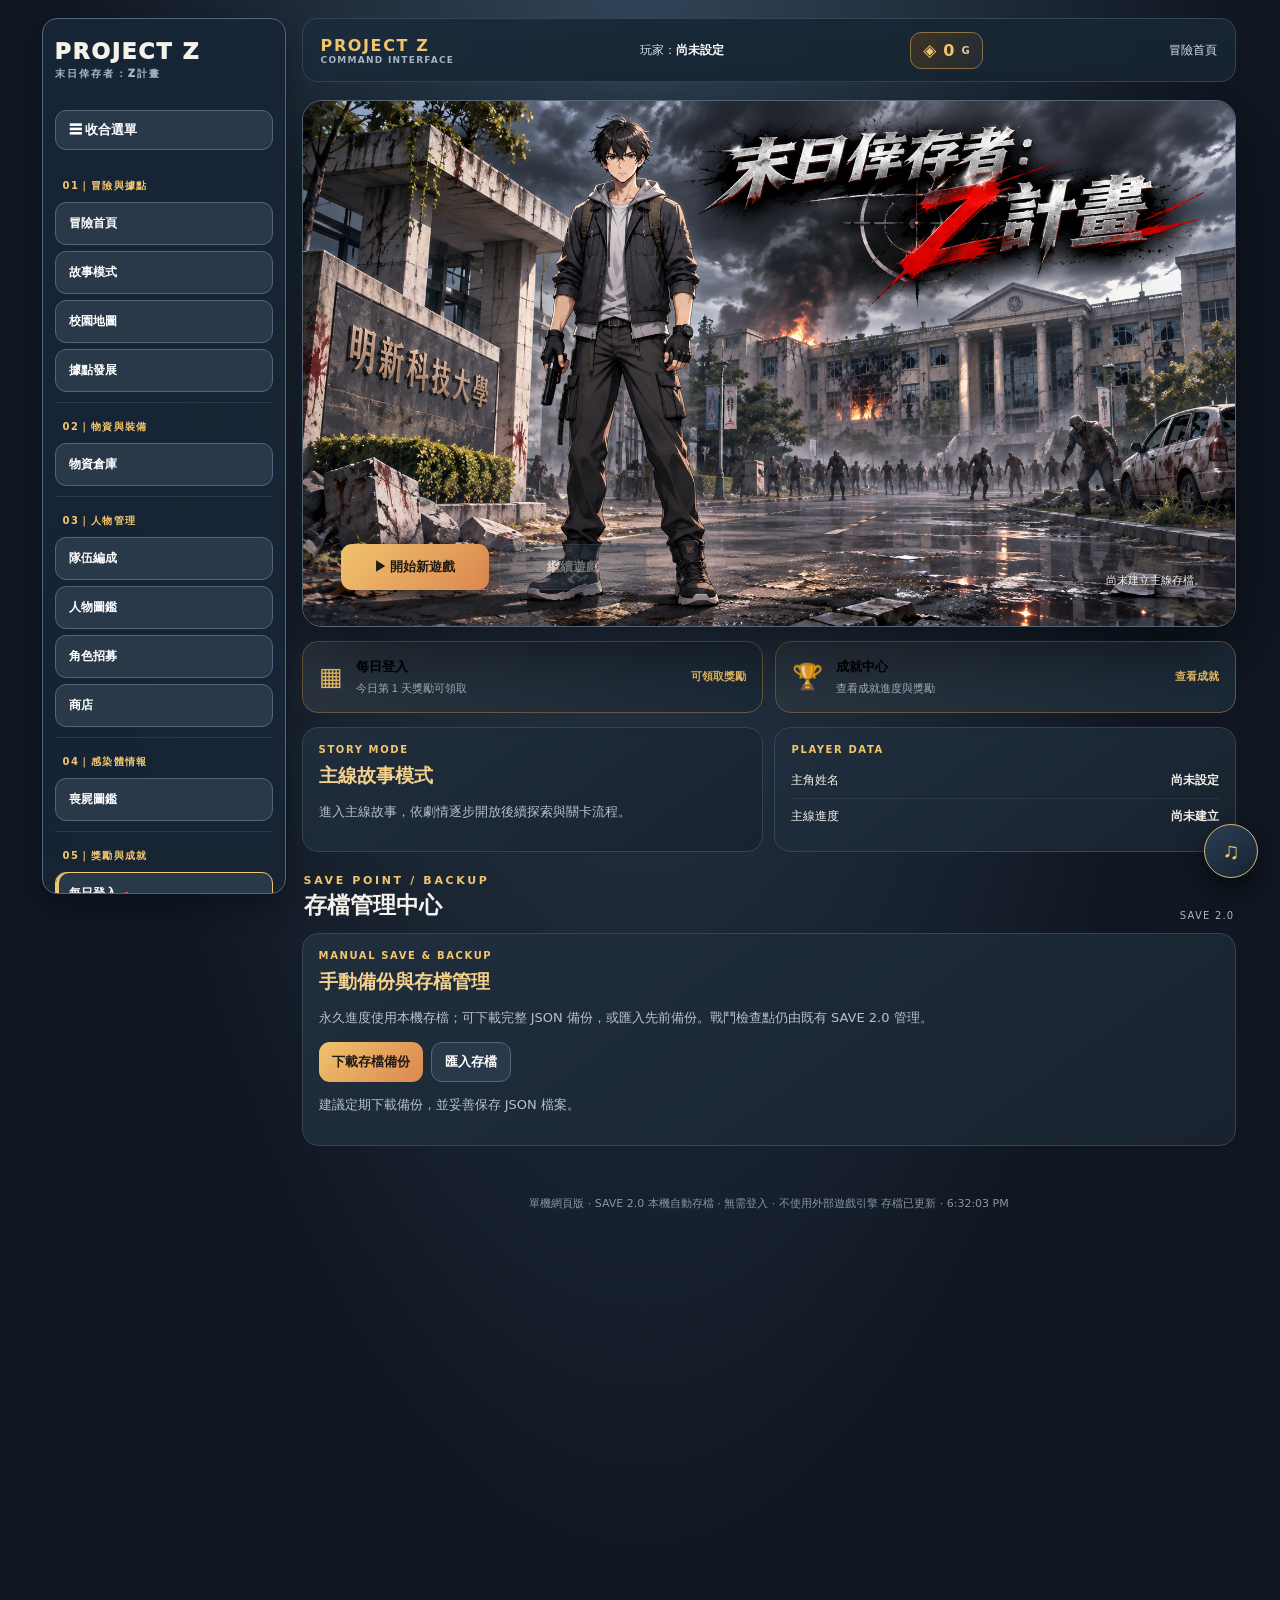
<file: index.html>
<!doctype html>
<html lang="zh-Hant"><head><meta charset="utf-8"><meta name="viewport" content="width=device-width,initial-scale=1,maximum-scale=1,user-scalable=no"><meta name="theme-color" content="#101722"><title>末日倖存者：Z計畫</title>
<style>
:root{--text:#f5f2eb}
.top{position:sticky;top:0;z-index:100;padding:12px 14px;margin:0 -2px 16px;background:linear-gradient(180deg,#172536f5,#172536e8);border:1px solid #53677b;border-radius:15px;backdrop-filter:blur(14px);box-shadow:0 10px 30px #0005}
.logo{color:#f5f2eb;text-decoration:none;white-space:nowrap}.nav{justify-content:flex-end}.nav .btn{font-size:12px;padding:9px 12px;white-space:nowrap}
.homeHero{min-height:560px;grid-template-columns:minmax(0,1fr) minmax(360px,.92fr);background:linear-gradient(115deg,#1d2c3b,#14202c 64%,#27343c)}
.homeHero .heroText{padding:clamp(22px,3.5vw,48px)}.heroKicker{font-size:10px;letter-spacing:.2em;color:#a8bacb;margin-top:12px}.homeHero h1{font-size:clamp(38px,5.2vw,66px);letter-spacing:.04em}.homeHero h1 span{color:var(--gold)}.heroLead{max-width:560px}.playerCard{margin:12px 0 0;text-align:left}.panelEyebrow{font-size:10px;font-weight:900;letter-spacing:.16em;color:var(--gold);margin-bottom:8px}.playerCard p{margin:7px 0;color:#b9c6d2}.nameRow{display:flex;gap:8px;flex-wrap:wrap;margin-top:8px}.nameRow input{flex:1;min-width:160px;padding:11px 12px;border:1px solid var(--line);border-radius:10px;background:#111d29;color:#fff}.heroActions{display:flex;gap:9px;flex-wrap:wrap;margin-top:15px}.heroActions .btn{padding:12px 16px}.secondaryAction{background:#31465a;border-color:#71869a}.heroFootnote{font-size:10px!important;color:#92a4b5!important;margin:8px 0 0!important}
.campusArt{min-height:560px;background:linear-gradient(180deg,#53636a 0%,#394d54 47%,#253641 100%);isolation:isolate}.campusArt:before{background:linear-gradient(180deg,#a9b4b31a,#15232b66),repeating-linear-gradient(90deg,transparent 0 62px,#ffffff0a 63px 65px),repeating-linear-gradient(0deg,transparent 0 62px,#ffffff0a 63px 65px)}
.sceneLabel{position:absolute;z-index:5;top:22px;left:22px;right:22px;display:flex;justify-content:space-between;gap:10px;color:#f3eee3;font-size:10px;letter-spacing:.12em;text-shadow:0 2px 8px #000}.sceneLabel b{color:#f3c66b}.campusBuilding{position:absolute;z-index:1;background:linear-gradient(90deg,#263945,#647078 48%,#344650);border:2px solid #8b9b9c66;box-shadow:0 16px 35px #0005;display:grid;gap:8px;padding:15px 12px;grid-template-columns:repeat(4,1fr)}.campusBuilding i{background:linear-gradient(145deg,#a9b8b455,#263d4a);border:1px solid #c3d0ce55;min-height:28px}.buildingBack{top:115px;left:7%;width:84%;height:190px;transform:perspective(600px) rotateX(-3deg);opacity:.88}.buildingFront{top:265px;left:16%;width:70%;height:175px;grid-template-columns:repeat(4,1fr);background:linear-gradient(90deg,#243743,#778087 48%,#2c3e48)}.campusGround{position:absolute;z-index:2;bottom:0;left:0;right:0;height:32%;background:linear-gradient(180deg,#34464b,#172a34)}.campusRoad{position:absolute;z-index:3;bottom:-8%;left:34%;width:34%;height:47%;background:linear-gradient(90deg,#36434a,#667176 48%,#36434a);clip-path:polygon(38% 0,62% 0,100% 100%,0 100%);opacity:.8}.sceneZombie{z-index:4;top:46%;left:18%;transform:scale(.68)}.zombieTwo{left:78%;top:40%;transform:scale(.78)}.survivor{position:absolute;z-index:6;bottom:8%;left:49%;width:112px;height:220px;transform:translateX(-50%);filter:drop-shadow(0 12px 14px #0009)}.survivorHead{position:absolute;top:0;left:34px;width:46px;height:52px;border-radius:48% 48% 42% 42%;background:linear-gradient(90deg,#b98768,#e0b18d 55%,#926b59);border:4px solid #273642}.survivorBody{position:absolute;top:47px;left:17px;width:80px;height:112px;border-radius:25px 25px 12px 12px;background:linear-gradient(90deg,#172b3c,#526476 48%,#203345);border:2px solid #718394}.survivorPack{position:absolute;top:61px;left:0;width:27px;height:83px;border-radius:10px;background:linear-gradient(90deg,#19252b,#59645d);border:2px solid #83908a}.survivorLeg{position:absolute;top:150px;width:29px;height:68px;background:linear-gradient(90deg,#18232e,#65717b 55%,#202d38);border-radius:8px}.legOne{left:22px;transform:rotate(3deg)}.legTwo{right:19px;transform:rotate(-3deg)}.sceneVignette{position:absolute;z-index:7;inset:0;pointer-events:none;background:linear-gradient(90deg,#07121b55,transparent 28%,transparent 75%,#07121b55),linear-gradient(0deg,#07121b66,transparent 38%)}.sceneCaption{position:absolute;z-index:8;bottom:18px;left:20px;display:flex;flex-direction:column;gap:5px;text-shadow:0 2px 8px #000}.sceneCaption b{font-size:11px;letter-spacing:.22em;color:#f3c66b}.sceneCaption span{font-size:11px;color:#e2e8eb}
.homeSectionHead{display:flex;justify-content:space-between;align-items:end;margin:22px 2px 12px}.homeSectionHead h2{margin:3px 0 0;font-size:23px}.homeSectionHead>small{color:var(--muted);font-size:10px;letter-spacing:.12em}.homeTiles{display:grid;grid-template-columns:repeat(4,minmax(0,1fr));gap:11px}.homeTile{min-width:0;text-align:left;display:flex;flex-direction:column;align-items:flex-start;gap:7px;padding:17px;border:1px solid #40566a;border-radius:15px;background:linear-gradient(145deg,#223548,#172431);color:#f5f2eb;cursor:pointer;transition:transform .18s,border-color .18s,background .18s}.homeTile:hover{transform:translateY(-2px);border-color:var(--gold);background:linear-gradient(145deg,#2b4358,#1b2a39)}.tileIcon{font-size:25px;color:var(--gold)}.homeTile b{font-size:14px}.homeTile small{font-size:11px;line-height:1.55;color:#aebdca;min-height:34px}.tileLink{font-size:10px;color:var(--gold);margin-top:4px}.homeInfoGrid{display:grid;grid-template-columns:1.2fr .8fr;gap:11px;margin-top:12px}.situationCard h3,.saveManager h3{margin:4px 0 8px;color:#f3d28c}.situationCard p,.saveManager p{font-size:12px;line-height:1.7;color:#b9c6d2}.infoTags{display:flex;gap:6px;flex-wrap:wrap}.infoTags span{font-size:10px;padding:5px 8px;border-radius:8px;background:#ffffff0d;color:#c6d4df}.statusLine{display:flex;justify-content:space-between;gap:8px;padding:9px 0;border-bottom:1px solid #ffffff12;font-size:12px}.statusLine:last-child{border:0}.statusReady{color:#83d7a0}.statusPending{color:#f3c66b}.saveHeading{scroll-margin-top:95px}.saveManager{margin-bottom:18px}.saveActions{display:flex;gap:8px;flex-wrap:wrap}
@media(max-width:900px){.homeHero{grid-template-columns:1fr}.campusArt{grid-row:1;min-height:350px}.homeTiles{grid-template-columns:repeat(2,minmax(0,1fr))}.homeInfoGrid{grid-template-columns:1fr}}
@media(max-width:760px){.top{top:0;margin:0 0 12px;padding:10px;gap:9px}.nav{width:100%;flex-wrap:nowrap;overflow-x:auto;justify-content:flex-start;padding-bottom:3px}.nav .btn{flex:0 0 auto;font-size:11px;padding:9px 10px}.homeHero{grid-template-columns:1fr}.campusArt{min-height:300px;grid-row:1}.homeHero .heroText{padding:21px}.homeTiles{grid-template-columns:1fr 1fr}.homeTile{padding:13px}.homeSectionHead h2{font-size:20px}}
@media(max-width:430px){.homeTiles{grid-template-columns:1fr}.heroActions .btn{width:100%}.sceneLabel{left:13px;right:13px;top:13px}}
:root{--bg:#101722;--panel:#1b2734;--line:#344557;--gold:#f3c66b;--red:#ef6872;--green:#83d7a0;--muted:#aab7c5}*{box-sizing:border-box}body{margin:0;background:radial-gradient(ellipse at 50% -10%,#33465a,#101722 65%);color:#f5f2eb;font-family:system-ui,"Noto Sans TC",sans-serif}.app{width:min(94vw,1600px);max-width:1600px;margin:0 auto;padding:clamp(10px,1.5vw,22px)}.top{display:flex;justify-content:space-between;align-items:center;gap:12px;margin-bottom:14px}.logo{font-weight:1000;letter-spacing:.08em;font-size:20px}.logo small{display:block;font-size:10px;color:#aab7c5;letter-spacing:.22em}.nav{display:flex;gap:7px;flex-wrap:wrap}.btn{border:1px solid #526579;border-radius:11px;background:#29394a;color:#fff;padding:10px 13px;font-weight:750;cursor:pointer}.btn.primary{background:linear-gradient(135deg,#f0c36c,#db8750);color:#211b15;border:0}.btn:disabled{opacity:.35}.btn.active{border-color:var(--gold);color:var(--gold)}.screen{display:none}.screen.active{display:block}.hero{border:1px solid #526579;border-radius:22px;overflow:hidden;min-height:520px;display:grid;grid-template-columns:1.1fr .9fr;background:linear-gradient(120deg,#202f3d,#17222e 60%,#3b3330);box-shadow:0 20px 70px #0006}.heroText{padding:clamp(24px,5vw,58px);display:flex;flex-direction:column;justify-content:center}.eyebrow{color:var(--gold);font-size:11px;letter-spacing:.24em;font-weight:900}.hero h1{font-size:clamp(38px,6vw,70px);line-height:1.05;margin:14px 0}.hero p{color:#c1cbd5;line-height:1.8;max-width:480px}.heroArt{position:relative;min-height:400px;background:radial-gradient(ellipse at 55% 48%,#69796a,#3c504e 35%,#222d36 70%);overflow:hidden}.heroArt:before{content:"";position:absolute;inset:0;background:repeating-linear-gradient(90deg,transparent 0 68px,#ffffff08 69px 71px),repeating-linear-gradient(0deg,transparent 0 68px,#ffffff08 69px 71px)}.sil{position:absolute;bottom:55px;width:82px;height:190px;border-radius:42px 42px 22px 22px;background:linear-gradient(90deg,#263340,#b8a18d 45%,#354454);box-shadow:0 15px 30px #0008}.sil:before{content:"";position:absolute;width:70px;height:70px;border-radius:50%;background:#e7c4a4;top:-48px;left:6px;border:7px solid #35414b}.sil:after{content:"";position:absolute;width:120px;height:15px;background:#202b35;top:62px;left:28px;transform:rotate(-18deg);border-radius:8px}.s1{left:18%;transform:scale(.85)}.s2{left:42%;z-index:2}.s3{left:67%;transform:scale(.92)}.zombie{position:absolute;width:42px;height:66px;border-radius:45% 45% 30% 30%;background:#758c75;box-shadow:inset 0 12px #a6b79a,0 10px 20px #0008;top:90px;left:15%}.zombie:after{content:"";position:absolute;width:6px;height:6px;background:#a62e3a;top:22px;left:12px;box-shadow:13px 0 #a62e3a}.z2{left:58%;top:45px;transform:scale(1.3)}.z3{left:80%;top:155px;transform:scale(.8)}.stats{display:flex;gap:9px;flex-wrap:wrap;margin:18px 0}.stat{background:#ffffff0d;border:1px solid #ffffff18;padding:9px 13px;border-radius:12px;color:#b9c5d0;font-size:12px}.stat b{color:var(--gold);font-size:17px;display:block}.sectionTitle{display:flex;justify-content:space-between;align-items:end;margin:8px 0 14px}.sectionTitle h2{margin:0;font-size:25px}.sectionTitle small{color:var(--muted)}.cards{display:grid;grid-template-columns:repeat(3,1fr);gap:12px}.card{background:linear-gradient(145deg,#202e3d,#18232f);border:1px solid var(--line);border-radius:16px;padding:16px}.card h3{margin:0 0 6px;color:#f4d28c}.card p{color:#b5c1cc;font-size:13px;line-height:1.6}.battleGrid{display:grid;grid-template-columns:minmax(0,1fr) minmax(270px,28%);gap:clamp(10px,1.2vw,18px);align-items:start}.arena{position:relative;width:100%;aspect-ratio:16/9;height:auto;min-height:0;border:2px solid #536779;border-radius:18px;overflow:hidden;background:#555d59}.arena canvas{width:100%;height:100%;display:block;touch-action:manipulation;cursor:crosshair}.skill:disabled{filter:saturate(.35);cursor:not-allowed}.unit.down .portrait{filter:grayscale(1);border-color:var(--red)}.unit.down .bar i{background:var(--red)}.hud{display:flex;gap:7px;flex-wrap:wrap;margin-bottom:10px;align-items:center}.hud span{white-space:nowrap}.hud span{background:#1b2937;border:1px solid var(--line);border-radius:9px;padding:7px 10px;font-size:12px}.side{display:flex;flex-direction:column;gap:10px;min-width:0}.panel{min-width:0}.panel{background:#1b2734;border:1px solid var(--line);border-radius:15px;padding:13px}.panel h3{margin:0 0 10px;color:var(--gold);font-size:14px}.unit{display:flex;align-items:center;gap:9px;margin:10px 0}.portrait{width:40px;height:44px;border-radius:11px;border:2px solid #d8bd8a;background:linear-gradient(145deg,#f0d0b0,#936f7b);display:grid;place-items:center;color:#302631;font-weight:900}.unitInfo{flex:1;font-size:12px}.unitInfo small{display:block;color:var(--muted);font-size:10px}.bar{height:5px;background:#43505d;border-radius:9px;margin-top:5px;overflow:hidden}.bar i{display:block;height:100%;background:var(--green)}.skills{display:grid;grid-template-columns:1fr 1fr;gap:7px}.skill{font-size:12px;padding:10px 4px}.skill small{display:block;color:#c8bda8;font-size:10px;margin-top:3px}.log{font-size:11px;color:#c1ccd6;line-height:1.55;max-height:120px;overflow:auto}.overlay{position:absolute;inset:0;display:flex;align-items:center;justify-content:center;background:#08111dcc;padding:18px;text-align:center}.overlay[hidden]{display:none}.dialog{max-width:370px;background:#1b2937;border:1px solid #607184;border-radius:18px;padding:24px;box-shadow:0 20px 60px #0009}.dialog h2{font-size:30px;margin:0 0 8px}.dialog p{color:#c0cbd5;line-height:1.65}.footer{color:#8796a5;text-align:center;font-size:11px;margin:14px}.mission{display:flex;gap:12px;align-items:center}.mission .badge{font-size:30px}.mission .btn{margin-left:auto}.notice{color:#9fb0bf;font-size:12px;line-height:1.6}@media(max-width:1050px){.app{width:96vw}.battleGrid{grid-template-columns:minmax(0,1fr) 250px}}@media(max-width:760px){.app{width:100%;padding:9px}.hero{grid-template-columns:1fr}.heroArt{min-height:260px;grid-row:1}.heroText{padding:24px}.battleGrid{grid-template-columns:1fr}.side{display:grid;grid-template-columns:1fr 1fr}.side .roster{grid-column:1/-1}.cards{grid-template-columns:1fr}.top{align-items:flex-start;flex-direction:column}.mission{align-items:flex-start}.mission .btn{margin-left:0}}

.archivePortraitWrap{width:100%;height:250px;margin:0 0 12px;border:1px solid #53677b;border-radius:12px;background:radial-gradient(ellipse at center,#344657 0%,#172330 75%);display:flex;align-items:center;justify-content:center;overflow:hidden}.archivePortrait{display:block;width:100%;height:100%;object-fit:contain;object-position:center bottom}.archiveMainSlot{min-height:0}.archivePortraitDetail{height:min(560px,70vh);max-width:520px;margin:10px auto 16px}.archivePortraitDetail .archivePortrait{object-fit:contain}
.archiveProfileTabs{display:flex;gap:8px;flex-wrap:wrap;margin:12px 0}.archiveProfileTabs .btn{flex:1;min-width:110px}.archiveProfilePane{min-width:0}
/* Unified character profile rows; preserve the original two-column profile layout */
#archiveSlots .archiveProfileData>p{margin:0 0 8px;padding:9px 11px;border:1px solid rgba(160,180,198,.16);border-radius:9px;background:rgba(255,255,255,.035);color:#c1cbd5;font-size:13px;line-height:1.75;overflow-wrap:anywhere}
#archiveSlots .archiveProfileData>p b{color:#f3d18a;font-weight:800}.archiveSkillPanel{margin:0;padding:18px;border:1px solid #65788b;border-radius:15px;background:linear-gradient(145deg,#1b2a38,#121e29)}
.unifiedSkillPanel{display:flex;flex-direction:column;gap:12px}.unifiedSkillSummary h4{margin:0 0 5px}.unifiedSkillSummary p{margin:0;color:#9eafbf;font-size:13px}.unifiedSkillPanel h5{margin:4px 0 0;font-size:14px;color:#f1c66f}.unifiedSkillTiers{display:grid;grid-template-columns:1fr;gap:8px}.unifiedSkillTier{padding:10px 12px;border:1px solid rgba(255,255,255,.10);border-radius:10px;background:rgba(255,255,255,.025)}.unifiedSkillTier.unlocked{border-color:rgba(94,190,145,.38);background:rgba(54,130,92,.09)}.unifiedSkillTier.current{box-shadow:inset 3px 0 #e7bd70;border-color:rgba(231,189,112,.55)}.unifiedSkillLevel{color:#f1c66f}.unifiedSkillBadge{font-size:12px;color:#f1c66f;border:1px solid rgba(241,198,111,.35);background:rgba(241,198,111,.08);border-radius:999px;padding:5px 10px;white-space:nowrap}.unifiedSkillProgress{height:7px;border-radius:99px;background:rgba(255,255,255,.1);overflow:hidden}.unifiedSkillProgress span{display:block;height:100%;border-radius:inherit;background:linear-gradient(90deg,#36b982,#e7bd70);transition:width .2s ease}.unifiedSkillTierHead{display:flex;justify-content:space-between;align-items:center;gap:10px;font-size:13px}.unifiedSkillTierHead span{font-size:11px;color:#9eafbf;white-space:nowrap}.unifiedSkillTier.unlocked .unifiedSkillTierHead span{color:#8bd5aa}.unifiedSkillTier p{margin:6px 0 0;color:#c5d0dc;font-size:13px;line-height:1.55}.unifiedSkillCurrent{padding:11px 13px;border-radius:10px;background:rgba(241,198,111,.08);border:1px solid rgba(241,198,111,.22)}.unifiedSkillCurrent h5{margin:0 0 7px}.unifiedSkillCurrent ul{margin:0;padding-left:19px;color:#d9e2eb;font-size:13px;line-height:1.65}.unifiedSkillRule{margin:0;color:#9eafbf;font-size:12px;line-height:1.6}.unifiedSkillUpgrade{display:flex;justify-content:space-between;align-items:center;gap:12px;padding-top:10px;border-top:1px solid rgba(255,255,255,.1)}.unifiedSkillUpgrade span{font-size:13px;font-weight:700}.unifiedSkillUpgrade small{display:block;margin-top:4px;color:#9eafbf;font-weight:400}.unifiedSkillNotice{margin:0;padding:10px 12px;border-radius:9px;background:rgba(255,255,255,.04);color:#c5d0dc;font-size:13px}@media(max-width:640px){.unifiedSkillUpgrade{align-items:stretch;flex-direction:column}.unifiedSkillUpgrade .btn{width:100%}}
.skillDialog{position:fixed;inset:0;z-index:1600;display:flex;align-items:center;justify-content:center;padding:clamp(10px,3vw,30px);background:#050b12d9;backdrop-filter:blur(9px);animation:skillDialogFade .18s ease-out}
.skillDialog[hidden]{display:none}
.skillDialogWindow{width:min(900px,96vw);max-height:min(90vh,900px);display:flex;flex-direction:column;overflow:hidden;border:1px solid #71869a;border-radius:20px;background:linear-gradient(145deg,#223346,#111d29);box-shadow:0 28px 90px #000c;animation:skillDialogRise .22s ease-out}
.skillDialogHeader,.skillDialogFooter{display:flex;align-items:center;justify-content:space-between;gap:12px;padding:14px 18px;background:#101b27;border-bottom:1px solid #ffffff18}
.skillDialogHeader strong{color:#f3d18a;font-size:18px}.skillDialogHeader small{display:block;color:#aab7c5;font-size:10px;letter-spacing:.12em;margin-top:3px}
.skillDialogClose{width:38px;height:38px;border:1px solid #607488;border-radius:10px;background:#26394b;color:#fff;font-size:24px;cursor:pointer}
.skillDialogBody{padding:clamp(12px,2.5vw,24px);overflow:auto;overscroll-behavior:contain}
.skillDialogFooter{justify-content:flex-end;border-top:1px solid #ffffff18;border-bottom:0}
.skillDialogBody .archiveSkillPanel{margin:0}
@keyframes skillDialogFade{from{opacity:0}to{opacity:1}}
@keyframes skillDialogRise{from{opacity:.7;transform:translateY(14px) scale(.985)}to{opacity:1;transform:translateY(0) scale(1)}}
@media(max-width:600px){.skillDialog{padding:8px;align-items:flex-end}.skillDialogWindow{width:100%;max-height:94vh;border-radius:18px 18px 12px 12px}.skillDialogHeader,.skillDialogFooter{padding:11px 13px}.skillProgress{grid-template-columns:repeat(2,minmax(0,1fr))}.skillDialogBody{padding:12px}}
.archiveSkillPanel h4{margin:0 0 8px;color:#f3d18a;font-size:17px}
.archiveSkillPanel p{margin:6px 0}
.skillProgress{display:grid;grid-template-columns:repeat(5,minmax(0,1fr));gap:8px;margin:14px 0}
.skillTier{padding:10px 7px;border:1px solid #526579;border-radius:10px;background:#111d28;text-align:center;font-size:11px}
.skillTier.active{border-color:#e7bd70;background:#3a3020}
.skillTier strong{display:block;color:#f1d18e;font-size:13px;margin-bottom:4px}
.skillUpgradeAction{display:flex;align-items:center;justify-content:space-between;gap:12px;flex-wrap:wrap;margin-top:12px}
.skillUpgradeAction .btn{min-width:170px}
@media(max-width:560px){.skillProgress{grid-template-columns:repeat(2,minmax(0,1fr))}}
.archiveGrid{display:grid;grid-template-columns:repeat(3,minmax(0,1fr));gap:12px}.zombieArchiveSummary{display:flex;justify-content:space-between;align-items:center;gap:18px;margin-bottom:14px}.zombieArchiveSummary h3{color:var(--gold);margin:0 0 6px}.zombieArchiveSummary p{color:var(--muted);font-size:12px;line-height:1.6;margin:0}.zombieArchiveStats{display:grid;grid-template-columns:repeat(4,minmax(64px,1fr));gap:8px}.zombieArchiveStats span{display:grid;gap:3px;padding:10px 12px;border:1px solid var(--line);border-radius:10px;background:#101c28;text-align:center}.zombieArchiveStats b{color:var(--gold);font-size:19px}.zombieArchiveStats small{color:var(--muted);font-size:10px}.zombieArchiveTabs{display:flex;gap:8px;overflow-x:auto;padding:2px 1px 10px;margin-bottom:12px;scrollbar-width:thin}.zombieArchiveTab{flex:0 0 auto;border:1px solid var(--line);border-radius:10px;padding:9px 13px;background:#172330;color:#c1cbd5;font:inherit;font-size:12px;font-weight:750;cursor:pointer;white-space:nowrap}.zombieArchiveTab[aria-pressed="true"]{border-color:var(--gold);background:#d9a84e22;color:var(--gold)}.zombieArchiveGrid{display:grid;grid-template-columns:repeat(3,minmax(0,1fr));gap:12px}.zombieArchiveCard{display:grid;grid-template-columns:118px minmax(0,1fr);gap:12px;align-items:center;min-height:166px;padding:12px;border:1px solid var(--line);border-radius:15px;background:linear-gradient(145deg,#202e3d,#18232f)}.zombieArchiveArt{height:142px;display:flex;align-items:center;justify-content:center;border-radius:10px;background:radial-gradient(ellipse at center,#43505a,#1b2734 72%);overflow:hidden}.zombieArchiveArt img{width:100%;height:100%;object-fit:contain;filter:drop-shadow(0 7px 9px #0008)}.zombieArchiveCard.locked .zombieArchiveArt img{filter:brightness(0)}.zombieArchiveInfo h3{margin:0 0 5px;color:#f3d28f;font-size:15px}.zombieArchiveInfo p{margin:5px 0;color:#b5c1cc;font-size:11px;line-height:1.55}.zombieArchiveInfo .archiveTag{margin:2px 0}.zombieArchiveReward{color:var(--gold);font-weight:850;font-size:12px;display:flex;align-items:center;flex-wrap:wrap;column-gap:18px;row-gap:10px;margin-top:16px}.zombieClaimBtn{margin:0;padding:12px 20px;min-height:44px;font-size:12px;line-height:1.2;white-space:nowrap;flex:0 0 auto}.zombieArchiveCard.locked .zombieArchiveReward{color:#9aa8b5}@media(max-width:650px){.zombieArchiveReward{flex-direction:column;align-items:flex-start;row-gap:10px}.zombieClaimBtn{margin-top:0}}@media(max-width:1050px){.zombieArchiveGrid{grid-template-columns:repeat(2,minmax(0,1fr))}.zombieArchiveSummary{align-items:flex-start;flex-direction:column}}@media(max-width:650px){.zombieArchiveGrid{grid-template-columns:1fr}.zombieArchiveCard{grid-template-columns:104px minmax(0,1fr)}.zombieArchiveStats{width:100%;grid-template-columns:repeat(4,minmax(0,1fr))}.zombieArchiveStats span{padding:8px 4px}}.archiveSlot{background:linear-gradient(145deg,#202e3d,#18232f);border:1px solid var(--line);border-radius:16px;padding:15px;min-height:160px}.archiveSlot h3{margin:0 0 8px;color:#f4d28c}.archiveSlot p{font-size:12px;color:#b5c1cc;line-height:1.6}.archiveIcon{width:58px;height:66px;border:1px solid #627488;border-radius:13px;background:linear-gradient(145deg,#344657,#1a2632);display:grid;place-items:center;font-size:26px;margin-bottom:10px}.archiveTools{display:grid;grid-template-columns:minmax(0,1fr) minmax(0,2fr);gap:12px;align-items:start}.archiveChoice{border:1px solid var(--line);border-radius:14px;padding:14px;background:#172330}.archiveChoice h3{color:var(--gold);margin:0 0 8px}.archiveChoice p{font-size:13px;line-height:1.65;color:#c1cbd5}.archiveChoice .btn{margin-top:8px}.archiveMeta{font-size:11px;color:var(--muted)}.archiveSlot.selected{border-color:var(--gold);box-shadow:0 0 0 1px #f3c66b44}.archiveTag{display:inline-block;padding:4px 8px;border-radius:8px;background:#ffffff12;color:#d8cba9;font-size:10px;margin:2px}@media(max-width:760px){.archiveGrid{grid-template-columns:repeat(2,minmax(0,1fr))}.archiveTools{grid-template-columns:1fr}}

.storyIntro{display:grid;grid-template-columns:1.2fr .8fr;gap:12px;margin-bottom:14px}.storyPanel{background:linear-gradient(145deg,#202e3d,#18232f);border:1px solid var(--line);border-radius:16px;padding:16px}.storyPanel h3{margin:0 0 8px;color:#f4d28c}.storyPanel p{color:#b5c1cc;font-size:13px;line-height:1.7}.storyMap{display:grid;grid-template-columns:repeat(4,minmax(0,1fr));gap:9px}.storyArea{border:1px solid var(--line);border-radius:13px;padding:12px;background:#172330;min-height:105px}.storyArea b{display:block;color:#f4d28c;margin:5px 0}.storyArea small{color:var(--muted);line-height:1.5}.storyArea .areaState{font-size:10px;color:#9fc6df}.storyMissions{display:grid;grid-template-columns:repeat(2,minmax(0,1fr));gap:9px}.storyArea.selected{border-color:var(--gold);box-shadow:0 0 0 1px #f3c66b44}.storyMission.areaMatch{border-color:var(--gold);box-shadow:0 0 0 1px #f3c66b33}.storyMission button:disabled{opacity:.45;cursor:not-allowed}.storyMission{background:#172330;border:1px solid var(--line);border-radius:12px;padding:12px}.storyMission b{color:#f4d28c}.storyMission p{font-size:12px;color:#b5c1cc;line-height:1.6;margin:6px 0}.storyMission small{color:#9eacba}.storyMissionActions{display:flex;align-items:center;justify-content:space-between;gap:8px;flex-wrap:wrap;margin-top:10px}.missionMeta{display:block;color:#9fc6df;font-size:10px;margin:5px 0}.missionGroupHead{grid-column:1/-1;display:flex;align-items:center;justify-content:space-between;margin:8px 0 0;padding:9px 12px;border-left:3px solid var(--gold);background:#ffffff08;color:#f4d28c}.missionGroupHead small{color:var(--muted);font-size:10px}.missionSubGrid{grid-column:1/-1;display:grid;grid-template-columns:repeat(3,minmax(0,1fr));gap:10px}.missionSubGrid .card{min-width:0}.storyNote{border-left:3px solid var(--gold);padding:9px 12px;background:#ffffff08;color:#c4ced7;font-size:12px;line-height:1.7}.storyProgressBar{margin:0 0 12px;padding:12px 14px;border:1px solid var(--line);border-radius:12px;background:#172330}.storyProgressBar>div:first-child{display:flex;justify-content:space-between;gap:10px;color:#dce5ed;font-size:12px;margin-bottom:8px}.storyProgressBar span{color:var(--gold)}.storyProgressTrack{height:6px;border-radius:99px;background:#344557;overflow:hidden}.storyProgressTrack i{display:block;width:0;height:100%;background:linear-gradient(90deg,#d89b45,#f3d18a);border-radius:99px;transition:width .25s}.storyMission{display:flex;flex-direction:column;gap:8px;min-height:150px;padding:14px}.storyMissionHead{display:flex;align-items:center;justify-content:space-between;gap:8px}.storyMissionTitle{font-weight:800;color:#f4d28c}.storyMissionState{font-size:10px;color:#9fc6df;border:1px solid #52677b;border-radius:99px;padding:3px 8px;white-space:nowrap}.storyMissionState.done{color:#9de0b2;border-color:#47765b}.storyMissionSummary{font-size:12px;color:#c3ced8;line-height:1.5;margin:0}.storyMissionMeta{display:flex;justify-content:space-between;gap:8px;flex-wrap:wrap;color:#9eacba;font-size:10px}.storyMissionActions{display:flex;justify-content:space-between;align-items:center;gap:8px;margin-top:auto;padding-top:8px;border-top:1px solid #ffffff12}.storyMissionActions .btn{padding:8px 12px;font-size:12px}.missionDetailDialog{position:fixed;inset:0;z-index:10020;display:grid;place-items:center;padding:18px;background:#050a10d9;backdrop-filter:blur(8px)}.missionDetailDialog[hidden]{display:none}.missionDetailWindow{width:min(680px,96vw);max-height:min(82vh,760px);overflow:auto;border:1px solid #596e82;border-radius:18px;background:linear-gradient(145deg,#202e3d,#111b27);box-shadow:0 24px 90px #000b;padding:clamp(18px,3vw,28px)}.missionDetailTop{display:flex;align-items:flex-start;justify-content:space-between;gap:12px}.missionDetailTop small{color:var(--gold);font-size:10px;letter-spacing:.12em}.missionDetailTop h2{margin:6px 0 14px;font-size:clamp(21px,3vw,28px)}.missionDetailClose{border:1px solid #63778b;background:#ffffff10;color:#fff;border-radius:9px;width:34px;height:34px;font-size:20px;cursor:pointer}.missionDetailBody{color:#d0d9e1;font-size:13px;line-height:1.85;white-space:pre-line}.missionDetailActions{display:flex;justify-content:flex-end;gap:8px;flex-wrap:wrap;margin-top:18px}@media(max-width:760px){.storyMissionActions{align-items:center}.storyMissionActions .btn{width:auto;flex:1}.storyMission{min-height:0}}@media(max-width:900px){.missionSubGrid{grid-template-columns:repeat(2,minmax(0,1fr))}}@media(max-width:760px){.storyIntro{grid-template-columns:1fr}.storyMap{grid-template-columns:repeat(2,minmax(0,1fr))}.storyMissions{grid-template-columns:1fr}.missionSubGrid{grid-template-columns:1fr}.storyMissionActions{align-items:stretch}.storyMissionActions .btn{width:100%}}

.storyCutscene{position:fixed;inset:0;z-index:9999;background:radial-gradient(ellipse at 50% 35%,#26394b,#070d14 78%);display:flex;align-items:center;justify-content:center;padding:20px}.storyCutscene[hidden]{display:none}.storyCutsceneBox{width:min(760px,96vw);border:1px solid #718397;border-radius:20px;background:linear-gradient(145deg,#202f3e,#111b27);padding:clamp(22px,5vw,44px);box-shadow:0 25px 90px #000b}.storyCutsceneEyebrow{color:var(--gold);font-size:11px;letter-spacing:.2em;font-weight:900}.storyCutsceneBox h2{font-size:clamp(25px,4vw,38px);margin:12px 0}.storyCutsceneBox p{font-size:clamp(15px,2vw,18px);line-height:2;color:#d4dde5;min-height:100px;white-space:pre-line}.storyCutsceneFooter{display:flex;justify-content:space-between;align-items:center;gap:12px;flex-wrap:wrap;margin-top:22px}.storyCutsceneFooter small{color:#9eacba}
/* PROJECT Z UI 1.0 · Fixed desktop rail and mobile bottom navigation */
.app{display:grid;grid-template-columns:230px minmax(0,1fr);align-items:start;gap:16px}.top{grid-column:1;grid-row:1 / span 20;position:sticky;top:12px;height:calc(100vh - 24px);display:flex;flex-direction:column;align-items:stretch;justify-content:flex-start;padding:18px 12px}.logo{white-space:normal;margin-bottom:18px}.nav{display:flex;flex-direction:column;align-items:stretch;justify-content:flex-start;gap:8px}.nav .btn{text-align:left;padding:12px 13px}.screen{grid-column:2}.screen.active{min-width:0}.homeHero{grid-template-columns:minmax(0,1fr) minmax(300px,.92fr)}.homeTiles{grid-template-columns:repeat(2,minmax(0,1fr))}.homeInfoGrid{grid-template-columns:1.2fr .8fr}.missionSubGrid{grid-template-columns:repeat(2,minmax(0,1fr))}
@media(max-width:1050px){.app{grid-template-columns:190px minmax(0,1fr);gap:12px}.top{padding:14px 9px}.nav .btn{font-size:11px;padding:10px 9px}.homeHero{grid-template-columns:1fr}.campusArt{grid-row:1}.homeInfoGrid{grid-template-columns:1fr}}
@media(max-width:760px){.app{display:block;padding:9px 9px 92px}.top{position:fixed;left:9px;right:9px;bottom:8px;top:auto;z-index:1000;height:auto;display:block;padding:8px;margin:0;border-radius:14px;background:#172536f5;box-shadow:0 10px 30px #0009}.logo{display:none}.nav{display:flex;flex-direction:row;flex-wrap:nowrap;overflow-x:auto;justify-content:flex-start;gap:6px;padding:0 0 2px}.nav .btn{flex:0 0 auto;text-align:center;padding:10px 11px;font-size:11px}.screen{width:100%}.homeHero{grid-template-columns:1fr}.homeTiles{grid-template-columns:repeat(2,minmax(0,1fr))}.missionSubGrid{grid-template-columns:1fr}}
@media(max-width:430px){.homeTiles{grid-template-columns:1fr}.nav .btn{font-size:10px;padding:9px 10px}}
.top{display:grid;grid-template-columns:220px minmax(0,1fr);align-items:center;gap:16px}.nav{justify-content:flex-end;gap:7px}.storyArea{min-height:116px;color:inherit;text-align:left;cursor:pointer;width:100%;font:inherit}.storyArea:hover,.storyArea:focus-visible{border-color:var(--gold);background:#223548}#combatRosterCards{grid-template-columns:repeat(5,minmax(0,1fr));gap:8px}#combatRosterCards .card{text-align:center;padding:10px}#combatRosterCards .portrait{margin:0 auto 8px}.screen{animation:screenFade .22s ease both}@keyframes screenFade{from{opacity:.55;transform:translateY(4px)}to{opacity:1;transform:translateY(0)}}@media(max-width:1050px){.top{grid-template-columns:1fr}#combatRosterCards{grid-template-columns:repeat(3,minmax(0,1fr))}}@media(max-width:760px){.top{display:flex;flex-direction:column;align-items:stretch}.nav{width:100%;display:flex;flex-wrap:nowrap;overflow-x:auto;justify-content:flex-start}.nav .btn{flex:0 0 auto}#combatRosterCards{grid-template-columns:repeat(2,minmax(0,1fr))}.storyMissions{grid-template-columns:1fr}}@media(max-width:430px){.nav .btn{font-size:11px;padding:9px 10px}}

/* PROJECT Z UI FINAL 1.1 */
.app{width:96%;max-width:1800px;grid-template-columns:240px minmax(0,1fr);gap:18px;padding:18px}
.top{grid-column:1;grid-row:1 / span 30;display:flex;flex-direction:column;align-items:stretch;justify-content:flex-start;position:sticky;top:12px;height:calc(100vh - 24px);overflow:auto;padding:18px 12px}
.logo{white-space:normal;margin:0 0 16px}
.railToggle{display:block;margin:0 0 12px;text-align:left}
.nav{display:flex;flex-direction:column;align-items:stretch;justify-content:flex-start;gap:12px}
.navGroup{display:flex;flex-direction:column;gap:5px;padding:0 0 10px;border-bottom:1px solid #ffffff16}
.navGroupTitle{padding:5px 9px;color:var(--gold);font-size:10px;font-weight:900;letter-spacing:.12em}
.nav .btn{text-align:left;white-space:normal;padding:10px 11px;font-size:12px}
.nav .navPlanned{opacity:.48;cursor:not-allowed;border-style:dashed}.baseFeatureGrid{display:grid;grid-template-columns:repeat(3,minmax(0,1fr));gap:12px;margin-top:12px}.baseState{display:inline-block;color:#f3c66b;font-size:11px;border:1px solid #8b7041;border-radius:8px;padding:5px 8px}@media(max-width:900px){.baseFeatureGrid{grid-template-columns:repeat(2,minmax(0,1fr))}}@media(max-width:560px){.baseFeatureGrid{grid-template-columns:1fr}}
.globalStatus{grid-column:2;grid-row:1;min-height:64px;display:flex;align-items:center;justify-content:space-between;gap:14px;padding:12px 18px;margin-bottom:0;border:1px solid var(--line);border-radius:15px;background:linear-gradient(110deg,#1b2b3b,#172431);color:#dce4eb}
.globalStatus small{display:block;color:var(--muted);font-size:9px;letter-spacing:.14em}
.statusBrand{font-weight:900;color:var(--gold);letter-spacing:.1em}
.globalPlayer,.globalContext{font-size:12px}
.globalPlayer b{color:#fff}
.globalGold{display:flex;align-items:center;gap:7px;padding:8px 12px;border:1px solid #8c7445;border-radius:11px;background:linear-gradient(120deg,#3b3426,#252d35);color:var(--gold);font-weight:900;white-space:nowrap;font-variant-numeric:tabular-nums}
.globalGold .goldIcon{font-size:17px;line-height:1}.globalGold small{display:inline;color:#d8c99f;font-size:10px;letter-spacing:.08em}
.screen{grid-column:2;grid-row:2;min-width:0}
.footer{grid-column:2;grid-row:3}
.app.rail-collapsed{grid-template-columns:72px minmax(0,1fr)}
.rail-collapsed .top{padding:14px 7px}
.rail-collapsed .logo{font-size:0}
.rail-collapsed .logo small{font-size:0}
.rail-collapsed .railToggle{font-size:0;text-align:center;padding:10px 4px}
.rail-collapsed .railToggle:after{content:"☰";font-size:17px}
.rail-collapsed .navGroupTitle{font-size:0;padding:3px}
.rail-collapsed .nav .btn{font-size:0;text-align:center;padding:10px 3px}
.rail-collapsed .nav .btn:before{content:"•";font-size:18px}
@media(max-width:1050px){.app{grid-template-columns:205px minmax(0,1fr);gap:12px}.top{padding:14px 9px}.globalStatus{flex-wrap:wrap}}
@media(max-width:760px){.app{display:block;width:100%;padding:9px 9px 92px}.top{position:fixed;left:9px;right:9px;bottom:8px;top:auto;z-index:1000;height:auto;max-height:42vh;display:block;padding:8px;margin:0;overflow:auto}.logo{display:none}.railToggle{display:none}.nav{display:flex;flex-direction:row;flex-wrap:nowrap;overflow-x:auto;gap:6px}.navGroup{flex:0 0 auto;display:flex;flex-direction:row;align-items:center;border:0;padding:0;gap:5px}.navGroupTitle{display:none}.nav .btn{flex:0 0 auto;text-align:center;padding:10px;font-size:11px}.nav .navPlanned{display:none}.globalStatus{min-height:52px;margin-bottom:12px;padding:10px}.screen{width:100%}.footer{margin-bottom:10px}}


/* PROJECT Z MAIN MENU FINAL 2026-11 */
.app{width:min(96vw,1800px);max-width:1800px;grid-template-columns:240px minmax(0,1fr);gap:18px}
.top{grid-template-columns:1fr;align-items:stretch;gap:14px;min-width:0}
.logo{font-size:22px;line-height:1.35}
.nav{display:flex;flex-direction:column;align-items:stretch;justify-content:flex-start;gap:14px}
.navGroup{display:flex;flex-direction:column;gap:6px;padding-bottom:10px;border-bottom:1px solid #ffffff18}
.navGroupTitle{font-size:10px;letter-spacing:.14em;color:var(--gold);font-weight:900;padding:3px 8px}
.nav .btn{text-align:left;width:100%;padding:12px 13px}
.nav .btn.active{background:linear-gradient(100deg,#59472b,#29394a);border-color:var(--gold);color:#ffe0a0}
.homeHero{grid-template-columns:minmax(0,48fr) minmax(0,52fr);min-height:580px}
.homeHero .heroText{min-width:0}
.homeHero .heroArt,.campusArt{min-height:580px}
.homeHero .heroActions{display:flex;gap:10px;flex-wrap:wrap;margin-top:22px}
.homeHero .heroActions .btn{min-width:160px;padding:14px 18px}
.homeHero .heroFootnote{font-size:11px;color:#9fb0bf;margin-top:12px}
.homeHero h1{font-size:clamp(34px,4.2vw,58px)}
.homeHero .heroLead{font-size:14px;line-height:1.9}
.homeInfoGrid{grid-template-columns:1fr 1fr}
#newGameDialog{position:fixed;inset:0;z-index:12000;background:#050b12d9;display:none;align-items:center;justify-content:center;padding:18px}
#newGameDialog.open{display:flex}
.newGameBox{width:min(520px,96vw);background:linear-gradient(145deg,#223548,#121e2b);border:1px solid #6b8094;border-radius:20px;padding:26px;box-shadow:0 24px 90px #000b}
.newGameBox h2{margin:0 0 6px;color:#f5d28d}.newGameBox p{color:#c0ccd7;line-height:1.7;font-size:13px}
.newGameBox label{display:block;color:#f0d59b;font-size:12px;margin:18px 0 7px}
.newGameBox input{width:100%;padding:13px;border:1px solid #536b80;border-radius:10px;background:#101b27;color:white;font-size:16px}
.newGameActions{display:flex;gap:9px;justify-content:flex-end;flex-wrap:wrap;margin-top:20px}
#continueGame:disabled{opacity:.38;cursor:not-allowed}
@media(max-width:1050px){.app{grid-template-columns:205px minmax(0,1fr)}.homeHero{grid-template-columns:1fr}.homeHero .heroArt{grid-row:1;min-height:380px}}
@media(max-width:760px){.app{display:block;padding:9px 9px 92px}.top{position:fixed;left:9px;right:9px;bottom:8px;top:auto;z-index:1000;height:auto;display:block;padding:8px;margin:0;border-radius:14px;background:#172536f5}.logo{display:none}.nav{display:flex;flex-direction:row;flex-wrap:nowrap;overflow-x:auto;gap:6px}.navGroup{display:flex;flex-direction:row;flex:0 0 auto;border:0;padding:0;gap:5px}.navGroupTitle{display:none}.nav .btn{width:auto;flex:0 0 auto;padding:10px;font-size:11px}.homeHero{grid-template-columns:1fr}.homeHero .heroArt{grid-row:1;min-height:330px}.homeHero .heroText{padding:22px}.homeInfoGrid{grid-template-columns:1fr}}
#recruitment .cards{grid-template-columns:repeat(3,minmax(0,1fr))}#recruitment .card{min-width:0}#recruitment .log{max-height:260px;overflow:auto;white-space:pre-line;line-height:1.8}@media(max-width:760px){#recruitment .cards{grid-template-columns:1fr}}
/* CHARACTER ARCHIVE COMPACT LIST + IN-PAGE PROFILE */
#archiveSlots.archiveGrid{grid-template-columns:repeat(3,minmax(0,1fr));gap:10px;align-items:stretch}
#archiveSlots .archiveSlot{display:grid;grid-template-columns:minmax(105px,34%) minmax(0,1fr);align-items:center;gap:12px;min-height:0;padding:12px}
#archiveSlots .archivePortraitWrap{width:100%;max-width:170px;height:210px;margin:0 auto;border-radius:10px}
#archiveSlots .archiveIcon{width:100%;max-width:170px;height:210px;margin:0 auto;font-size:38px}
#archiveSlots .archivePortrait{width:100%;height:100%;object-fit:contain;object-position:center bottom}
#archiveSlots .archiveSlotInfo{min-width:0}
#archiveSlots .archiveSlot h3{margin:0 0 7px}
#archiveSlots .archiveSlot p{margin:7px 0;font-size:11px}
#archiveSlots.archiveDetailView{display:block}
#archiveSlots .archiveDetailCard{display:grid;grid-template-columns:minmax(220px,40%) minmax(0,1fr);gap:22px;align-items:center;padding:18px;border:1px solid var(--line);border-radius:16px;background:linear-gradient(145deg,#202e3d,#18232f)}
#archiveSlots .archivePortraitDetail{width:100%;max-width:360px;height:min(56vh,520px);margin:0 auto}
#archiveSlots .archiveDetailPlaceholder{min-height:300px;display:grid;place-items:center;border:1px solid var(--line);border-radius:12px;background:#172330;font-size:56px;color:var(--muted)}
#archiveSlots .archiveDetailInfo h3{font-size:24px;margin:10px 0}
#archiveSlots .archiveDetailInfo p{color:#c1cbd5;font-size:13px;line-height:1.8}
@media(max-width:1050px){#archiveSlots.archiveGrid{grid-template-columns:repeat(2,minmax(0,1fr))}#archiveSlots .archiveSlot{grid-template-columns:1fr}#archiveSlots .archivePortraitWrap,#archiveSlots .archiveIcon{height:190px}}
@media(max-width:760px){#archiveSlots.archiveGrid{grid-template-columns:repeat(2,minmax(0,1fr));gap:8px}#archiveSlots .archiveSlot{padding:9px}#archiveSlots .archivePortraitWrap,#archiveSlots .archiveIcon{height:160px}#archiveSlots .archiveDetailCard{grid-template-columns:1fr;gap:12px}#archiveSlots .archivePortraitDetail{height:48vh}}

/* Character archive profile: stable portrait column and independently scrolling content */
.archiveIntro{margin:0 0 12px;color:#aebdca;font-size:13px}
.archiveRules h3{margin-bottom:6px}.archiveRules p{margin:0;color:#aebdca;font-size:13px;line-height:1.65}
#archiveSlots .archiveDetailCard{grid-template-columns:minmax(240px,38%) minmax(0,1fr);align-items:stretch;min-height:560px}
#archiveSlots .archiveDetailVisual{position:sticky;top:16px;align-self:start;height:min(68vh,600px);min-height:420px;display:flex;align-items:center;justify-content:center}
#archiveSlots .archivePortraitDetail{width:100%;height:100%;max-width:360px;max-height:600px;margin:0}
#archiveSlots .archivePortraitDetail .archivePortrait{object-fit:contain;object-position:center center}
#archiveSlots .archiveDetailInfo{min-width:0;display:flex;flex-direction:column;min-height:520px}
#archiveSlots .archiveDetailInfo h3{flex:0 0 auto}
#archiveSlots .archiveProfileTabs{flex:0 0 auto;position:sticky;top:0;z-index:2;padding:6px 0;background:#1b2937}
#archiveSlots .archiveProfilePane{min-height:360px;max-height:min(62vh,620px);overflow:auto;overscroll-behavior:contain;padding:4px 8px 12px 0}
#archiveSlots .archiveProfileData{min-height:320px}
#archiveSlots .archiveBackRow{flex:0 0 auto;padding-top:10px}
#archiveSlots .archiveSkillPanel{margin:0}
@media(max-width:1050px){#archiveSlots .archiveDetailCard{grid-template-columns:minmax(210px,34%) minmax(0,1fr);min-height:520px}#archiveSlots .archiveDetailVisual{height:min(62vh,540px);min-height:360px}}
@media(max-width:760px){#archiveSlots .archiveDetailCard{grid-template-columns:1fr;min-height:0}#archiveSlots .archiveDetailVisual{position:relative;top:auto;height:300px;min-height:300px}#archiveSlots .archivePortraitDetail{height:100%;max-height:300px}#archiveSlots .archiveDetailInfo{min-height:0}#archiveSlots .archiveProfileTabs{position:sticky;top:0}#archiveSlots .archiveProfilePane{max-height:52vh;min-height:260px}}
.rewardShortcutGrid{display:grid;grid-template-columns:repeat(2,minmax(0,1fr));gap:12px;margin:14px 0}.rewardShortcut{display:flex;align-items:center;gap:13px;text-align:left;min-width:0;cursor:pointer;border-color:#6a5a3b;background:linear-gradient(120deg,#2b3540,#1b2937)}.rewardShortcutIcon{font-size:25px;color:var(--gold)}.rewardShortcut span:nth-child(2){display:flex;flex:1;min-width:0;flex-direction:column;gap:5px}.rewardShortcut small{color:var(--muted);font-size:11px}.rewardShortcut strong{font-size:11px;color:var(--gold);white-space:nowrap}.nav .hasReward{border-color:var(--gold);box-shadow:inset 3px 0 var(--gold)}.nav .hasReward:after{content:'●';color:#ef6872;font-size:10px;margin-left:7px}.dailyLoginSummary,.dailyLoginAction,.achievementSummary{display:flex;justify-content:space-between;align-items:center;gap:14px;margin-bottom:14px}.dailyLoginSummary h3,.achievementSummary h3{margin:0 0 6px;color:var(--gold)}.dailyLoginCycle,.achievementSummaryCount{padding:10px 14px;border:1px solid #8c7445;border-radius:11px;background:#3b3426;color:var(--gold);font-weight:900;white-space:nowrap}.dailyRewardGrid{display:grid;grid-template-columns:repeat(4,minmax(0,1fr));gap:10px}.dailyRewardDay{padding:15px;border:1px solid var(--line);border-radius:13px;background:linear-gradient(145deg,#202e3d,#18232f);min-width:0}.dailyRewardDay.current{border-color:var(--gold);box-shadow:inset 0 0 0 1px #f3c66b55}.dailyRewardDay h3{margin:0 0 8px;color:#f3d28c;font-size:14px}.dailyRewardDay p{margin:4px 0;color:#c4cfda;font-size:12px}.dailyRewardDay small{color:var(--muted);font-size:10px}.achievementGroups{display:grid;gap:16px}.achievementGroup h3{margin:0 0 9px;color:var(--gold)}.achievementGrid{display:grid;grid-template-columns:repeat(2,minmax(0,1fr));gap:10px}.achievementCard{padding:14px;border:1px solid var(--line);border-radius:13px;background:linear-gradient(145deg,#202e3d,#18232f);min-width:0}.achievementCard.unlocked{border-color:#8b7041}.achievementCard.claimed{opacity:.72}.achievementCard h4{margin:0 0 6px;color:#f3d28c}.achievementCard p{margin:5px 0;color:#c1cbd5;font-size:12px;line-height:1.6}.achievementProgress{height:6px;margin:9px 0;background:#43505d;border-radius:99px;overflow:hidden}.achievementProgress span{display:block;height:100%;background:linear-gradient(90deg,#36b982,#e7bd70)}.achievementCardFooter{display:flex;align-items:center;justify-content:space-between;gap:8px;flex-wrap:wrap}.achievementCardFooter small{color:var(--muted);font-size:11px}@media(max-width:900px){.dailyRewardGrid{grid-template-columns:repeat(2,minmax(0,1fr))}}@media(max-width:560px){.rewardShortcutGrid,.achievementGrid{grid-template-columns:1fr}.dailyLoginSummary,.dailyLoginAction,.achievementSummary{align-items:flex-start;flex-direction:column}.dailyLoginAction .btn{width:100%}.dailyRewardGrid{grid-template-columns:repeat(2,minmax(0,1fr))}}
.bgmDock{position:fixed;right:20px;bottom:20px;z-index:1200;pointer-events:none}.bgmDockToggle{pointer-events:auto;width:56px;height:56px;border-radius:50%;display:grid;place-items:center;padding:0;border:1px solid #d5b477;background:linear-gradient(145deg,#2b4053,#142231);color:#f3c66b;font-size:23px;box-shadow:0 10px 28px #0009;cursor:pointer}.bgmDockToggle:focus-visible,.bgmDockClose:focus-visible{outline:2px solid var(--gold);outline-offset:3px}.bgmDock.is-open .bgmDockToggle{display:none}.bgmControl{pointer-events:auto;position:absolute;right:0;bottom:72px;width:min(390px,calc(100vw - 28px));min-width:0;display:none;grid-template-columns:minmax(0,1fr) auto;gap:10px 14px;margin:0;padding:14px;border:1px solid #53677b;border-radius:15px;background:linear-gradient(145deg,#1b2b3bfa,#101b28fa);color:var(--text);font-size:12px;box-shadow:0 18px 48px #000b;backdrop-filter:blur(16px)}.bgmControl.is-open{display:grid}.bgmNow{display:flex;align-items:baseline;gap:10px;min-width:0;flex-wrap:wrap;padding-right:28px}.bgmEyebrow{color:#91a4b7;font-size:9px;letter-spacing:.16em;font-weight:800}.bgmNow strong{color:#f3d28f;font-size:14px;overflow:hidden;text-overflow:ellipsis;white-space:nowrap}.bgmNow small{color:#aab7c5;font-size:10px}.bgmDockClose{position:absolute;top:8px;right:8px;width:27px;height:27px;border:1px solid #53677b;border-radius:8px;background:#26384a;color:#fff;font-size:18px;line-height:1;cursor:pointer}.bgmTransport{display:flex;align-items:center;justify-content:flex-end;gap:6px}.bgmTransport button{min-width:34px;height:34px;padding:6px 9px;border:1px solid #74869a;background:#26384a;color:#fff;border-radius:8px;cursor:pointer;font-size:13px}.bgmTransport button:focus-visible,.bgmOptions select:focus-visible,.bgmTimeline input:focus-visible{outline:2px solid var(--gold);outline-offset:2px}.bgmTransport #bgmToggle{min-width:86px;background:#354b5e;font-weight:800}.bgmTransport button[aria-pressed=true]{border-color:var(--gold);color:var(--gold)}.bgmTimeline{display:grid;grid-template-columns:38px minmax(0,1fr) 38px;align-items:center;gap:8px;color:#aab7c5;font-size:10px;font-variant-numeric:tabular-nums}.bgmTimeline input{width:100%;accent-color:#d5b477}.bgmOptions{display:flex;align-items:center;justify-content:flex-end;gap:8px;flex-wrap:wrap}.bgmOptions label{color:#c9d4df;white-space:nowrap}.bgmOptions select{max-width:230px;min-width:145px;padding:6px 8px;border:1px solid #53677b;border-radius:7px;background:#1b2b3b;color:#fff}.bgmOptions input[type=range]{width:96px;accent-color:#d5b477}.bgmMode{color:#c9d4df;white-space:nowrap;border:1px solid #53677b;border-radius:7px;padding:4px 7px}@media(max-width:760px){.bgmDock{right:14px;bottom:calc(96px + env(safe-area-inset-bottom))}.bgmControl{bottom:68px;width:min(390px,calc(100vw - 28px));grid-template-columns:1fr;gap:9px;padding:13px}.bgmNow{justify-content:center}.bgmTransport{justify-content:center;flex-wrap:wrap}.bgmTimeline{grid-template-columns:36px minmax(0,1fr) 36px}.bgmOptions{justify-content:space-between}.bgmOptions select{flex:1;min-width:120px;max-width:none}}

/* PROJECT Z floating music player layout correction */
#bgmDock{position:fixed;right:22px;bottom:22px;z-index:1200;pointer-events:none}
#bgmDock .bgmDockToggle{pointer-events:auto;width:54px;height:54px;min-height:54px;padding:0;border-radius:50%;display:grid;place-items:center;border:1px solid #d5b477;background:linear-gradient(145deg,#2b4053,#142231);color:#f3c66b;font-size:23px;line-height:1;box-shadow:0 10px 28px #0009;cursor:pointer}
#bgmDock .bgmDockToggle:focus-visible,#bgmDock .bgmDockClose:focus-visible{outline:2px solid var(--gold);outline-offset:3px}
#bgmDock.is-open .bgmDockToggle{display:none}
#bgmDock #bgmControl{pointer-events:auto;position:absolute;right:0;bottom:68px;width:min(460px,calc(100vw - 28px));min-width:0;max-width:calc(100vw - 28px);display:none;grid-template-columns:minmax(0,1fr);grid-auto-flow:row;align-items:center;gap:14px;margin:0;padding:18px 18px 16px;border:1px solid #53677b;border-radius:17px;background:linear-gradient(145deg,#1b2b3bfa,#101b28fa);color:#f5f2eb;font-size:14px;line-height:1.4;box-shadow:0 18px 48px #000b;backdrop-filter:blur(16px);box-sizing:border-box}
#bgmDock #bgmControl.is-open{display:grid}
#bgmDock #bgmControl>*{grid-column:1/-1;width:100%;min-width:0;box-sizing:border-box}
#bgmDock .bgmNow{position:relative;display:grid;grid-template-columns:minmax(0,1fr) auto;grid-template-rows:auto auto;align-items:center;justify-content:stretch;gap:3px 12px;min-width:0;padding:0 42px 2px 0;flex-wrap:nowrap}
#bgmDock .bgmEyebrow{grid-column:1/-1;color:#91a4b7;font-size:10px;letter-spacing:.16em;font-weight:800;line-height:1.3}
#bgmDock .bgmNow strong{display:block;min-width:0;max-width:100%;overflow:hidden;text-overflow:ellipsis;white-space:nowrap;color:#f3d28f;font-size:17px;line-height:1.35}
#bgmDock .bgmNow small{justify-self:end;color:#c9d4df;font-size:11px;white-space:nowrap}
#bgmDock .bgmDockClose{position:absolute;top:0;right:0;width:32px;height:32px;min-width:32px;min-height:32px;padding:0;border:1px solid #53677b;border-radius:9px;background:#26384a;color:#fff;font-size:20px;line-height:1;display:grid;place-items:center;cursor:pointer}
#bgmDock .bgmTransport{display:flex;align-items:center;justify-content:center;gap:8px;flex-wrap:nowrap}
#bgmDock .bgmTransport button{appearance:none;display:inline-flex;align-items:center;justify-content:center;flex:0 1 auto;min-width:42px;width:auto;height:42px;min-height:42px;margin:0;padding:0 11px;border:1px solid #74869a;border-radius:10px;background:#26384a;color:#fff;font-family:inherit;font-size:15px;font-weight:700;line-height:1.2;white-space:nowrap;cursor:pointer}
#bgmDock .bgmTransport #bgmToggle{min-width:104px;padding:0 15px;background:#354b5e;font-weight:800}
#bgmDock .bgmTransport #bgmRepeat{flex:0 0 42px;width:42px;min-width:42px;max-width:42px;height:42px;min-height:42px;padding:0;box-sizing:border-box;overflow:hidden}
#bgmDock .bgmTransport button[aria-pressed=true]{border-color:var(--gold);color:var(--gold)}
#bgmDock .bgmTransport button:focus-visible,#bgmDock .bgmOptions select:focus-visible,#bgmDock .bgmTimeline input:focus-visible{outline:2px solid var(--gold);outline-offset:2px}
#bgmDock .bgmTimeline{display:grid;grid-template-columns:42px minmax(0,1fr) 42px;align-items:center;gap:10px;width:100%;min-width:0;color:#b9c6d2;font-size:11px;font-variant-numeric:tabular-nums}
#bgmDock .bgmTimeline span{white-space:nowrap}
#bgmDock .bgmTimeline span:last-child{text-align:right}
#bgmDock .bgmTimeline input{display:block;width:100%;min-width:0;margin:0;accent-color:#d5b477}
#bgmDock .bgmOptions{display:grid;grid-template-columns:auto minmax(100px,1fr) auto minmax(80px,110px);align-items:center;gap:9px 10px;width:100%;min-width:0}
#bgmDock .bgmOptions label{color:#c9d4df;font-size:12px;white-space:nowrap}
#bgmDock .bgmOptions select{display:block;width:100%;min-width:0;max-width:none;margin:0;padding:9px 30px 9px 10px;border:1px solid #53677b;border-radius:9px;background:#1b2b3b;color:#fff;font:inherit;font-size:13px}
#bgmDock .bgmOptions input[type=range]{display:block;width:100%;min-width:0;margin:0;accent-color:#d5b477}
@media(max-width:560px){
 #bgmDock{right:12px;bottom:calc(88px + env(safe-area-inset-bottom))}
 #bgmDock #bgmControl{bottom:66px;width:min(440px,calc(100vw - 24px));max-width:calc(100vw - 24px);padding:15px 13px;gap:12px}
 #bgmDock .bgmTransport{gap:6px}
 #bgmDock .bgmTransport button{min-width:36px;height:40px;min-height:40px;padding:0 8px;font-size:13px}
 #bgmDock .bgmTransport #bgmToggle{min-width:86px;padding:0 9px}
 #bgmDock .bgmOptions{grid-template-columns:auto minmax(0,1fr);gap:8px 9px}
 #bgmDock .bgmOptions label[for="bgmVolume"]{grid-column:1}
 #bgmDock .bgmOptions input[type=range]{grid-column:2}
}
@media(max-width:360px){
 #bgmDock .bgmTransport{gap:4px}
 #bgmDock .bgmTransport button{min-width:32px;padding:0 6px}
 #bgmDock .bgmTransport #bgmToggle{min-width:78px}
}


/* CHARACTER ARCHIVE PORTRAIT FRAME NORMALIZATION — formal */
#archiveSlots .archivePortraitWrap{
  width:100%;max-width:none;height:230px;margin:0;border:1px solid #53677b;border-radius:12px;
  background:linear-gradient(135deg,#202d3b 0%,#303e4d 48%,#1a2735 100%);
  display:flex;align-items:center;justify-content:center;overflow:hidden;padding:14px 18px 18px;
}
#archiveSlots .archivePortrait{display:block;width:100%;height:100%;max-width:100%;object-fit:contain;object-position:center center}
#archiveSlots .archiveSlot{grid-template-columns:minmax(0,38%) minmax(0,1fr);gap:14px}
#archiveSlots .archiveDetailCard{grid-template-columns:minmax(260px,40%) minmax(0,1fr);gap:22px}
#archiveSlots .archivePortraitDetail{width:100%;max-width:none;height:min(58vh,540px);margin:0;padding:20px 24px 24px;border-radius:14px}
#archiveSlots .archivePortraitDetail .archivePortrait{object-fit:contain;object-position:center center}
@media(max-width:1050px){
 #archiveSlots .archiveSlot{grid-template-columns:1fr}
 #archiveSlots .archivePortraitWrap{height:210px}
 #archiveSlots .archivePortraitDetail{height:min(54vh,480px)}
}
@media(max-width:760px){
 #archiveSlots .archivePortraitWrap{height:190px;padding:12px 14px 16px}
 #archiveSlots .archiveDetailCard{grid-template-columns:1fr;gap:14px}
 #archiveSlots .archivePortraitDetail{height:46vh;min-height:300px;padding:16px 18px 20px}
}

/* CHARACTER ARCHIVE LIST ONLY: taller frame + full head/feet safety; detail profile unchanged */
#archiveSlots .archiveSlot .archivePortraitWrap{
  height:280px;padding:8px 0 10px;border-radius:12px;overflow:hidden;
  background:#202d3b;box-sizing:border-box;
}
#archiveSlots .archiveSlot .archivePortrait{
  display:block;width:100%;height:100%;max-width:none;
  object-fit:contain;object-position:center center;
}
@media(max-width:1050px){
 #archiveSlots .archiveSlot .archivePortraitWrap{height:260px}
}
@media(max-width:760px){
 #archiveSlots .archiveSlot .archivePortraitWrap{height:240px;padding:8px 0}
}

/* Separate main story and campus map pages */
.campusPlan{display:grid;grid-template-columns:repeat(4,minmax(0,1fr));grid-template-rows:repeat(3,minmax(105px,auto));gap:10px;padding:16px;border:1px solid var(--line);border-radius:16px;background:linear-gradient(145deg,#203342,#152330);margin:12px 0}
.campusZone{min-width:0;text-align:left;border:1px solid #536a7d;border-radius:12px;padding:12px;background:linear-gradient(145deg,#2a4052,#1a2a38);color:var(--text);cursor:pointer;display:flex;flex-direction:column;justify-content:center;gap:6px}
.campusZone b{color:var(--gold);font-size:13px}.campusZone small{color:#b6c4d0;font-size:10px;line-height:1.5}.campusZone span{font-size:10px;color:#9fc6df;letter-spacing:.08em}.campusZone.selected,.campusZone:hover{border-color:var(--gold);box-shadow:0 0 0 1px #f3c66b55}
.campusZone[data-area="A"]{grid-column:1/3;grid-row:1}.campusZone[data-area="B"]{grid-column:3;grid-row:1}.campusZone[data-area="J"]{grid-column:4;grid-row:1}.campusZone[data-area="C"]{grid-column:1;grid-row:2}.campusZone[data-area="D"]{grid-column:2/4;grid-row:2}.campusZone[data-area="I"]{grid-column:4;grid-row:2}.campusZone[data-area="E"]{grid-column:1;grid-row:3}.campusZone[data-area="F"]{grid-column:2;grid-row:3}.campusZone[data-area="H"]{grid-column:3;grid-row:3}.campusZone[data-area="G"]{grid-column:4;grid-row:3}
.campusMapIntro{margin-bottom:12px}.campusAreaDetail{margin-top:12px;min-height:110px}
@media(max-width:760px){.campusPlan{grid-template-columns:repeat(2,minmax(0,1fr));grid-template-rows:auto}.campusZone[data-area]{grid-column:auto;grid-row:auto;min-height:110px}}

/* CINEMATIC CAMPUS HOME COVER */
.homeCoverFrame{position:relative;width:100%;min-width:0;overflow:hidden;border:1px solid #536779;border-radius:20px;background:#111820;box-shadow:0 22px 70px #0008;isolation:isolate}
.homeCoverImage{display:block;width:100%;height:auto;aspect-ratio:16/9;object-fit:cover;object-position:center center}
.homeCoverActions{position:absolute;z-index:3;left:clamp(14px,3vw,38px);bottom:clamp(16px,3vw,36px);display:flex;gap:10px;flex-wrap:wrap}
.homeCoverActions .btn{min-width:148px;padding:13px 18px;box-shadow:0 5px 22px #0008}
.homeCoverSaveStatus{position:absolute;z-index:3;right:clamp(14px,2.5vw,30px);bottom:clamp(18px,3vw,38px);margin:0;color:#f4f0e9;font-size:11px;text-shadow:0 2px 8px #000;max-width:34%;text-align:right}
@media(max-width:760px){.homeCoverFrame{border-radius:13px}.homeCoverImage{aspect-ratio:4/5;object-fit:cover;object-position:37% center}.homeCoverActions{left:12px;right:12px;bottom:14px;gap:7px}.homeCoverActions .btn{min-width:0;flex:1;padding:11px 8px;font-size:12px}.homeCoverSaveStatus{left:12px;right:12px;bottom:58px;max-width:none;text-align:left;font-size:10px}}
@media(min-width:761px) and (max-width:1050px){.homeCoverImage{aspect-ratio:16/9}.homeCoverActions .btn{min-width:130px}}
 .shopPurchaseRow{display:flex;align-items:center;gap:10px;flex-wrap:wrap;margin-top:12px}.shopPurchaseRow label{color:var(--muted);font-size:12px}.shopPurchaseRow select{min-width:110px;background:#29394a;color:#fff;padding:10px;border:1px solid #526579;border-radius:11px}

.teamFormationIntro{display:flex;justify-content:space-between;align-items:center;gap:16px;padding:18px 20px;margin-bottom:12px;border:1px solid var(--line);border-radius:16px;background:linear-gradient(120deg,#243649,#182431)}.teamFormationIntro b{color:#f4d28c;font-size:17px}.teamFormationIntro p,.teamRosterHeading p{margin:5px 0 0;color:var(--muted);font-size:13px;line-height:1.6}.teamCount{font-size:28px;font-weight:800;color:#f4d28c;text-align:right;white-space:nowrap}.teamCount small{display:block;font-size:11px;color:var(--muted);font-weight:500}.teamSlots{display:grid;grid-template-columns:repeat(5,minmax(0,1fr));gap:10px;margin-bottom:22px}.teamSlot{min-width:0;min-height:104px;padding:12px 8px;border:1px solid var(--line);border-radius:14px;background:#1b2937;display:flex;flex-direction:column;align-items:center;justify-content:center;gap:6px;text-align:center}.teamSlot .portrait{width:42px;height:44px}.teamSlot.empty{border-style:dashed;color:var(--muted);background:#172330}.teamSlot strong{font-size:13px}.teamSlot small{font-size:11px;color:var(--muted)}.teamRosterHeading{display:flex;align-items:center;justify-content:space-between;gap:12px;margin:4px 0 12px}.teamRosterHeading h3{margin:0;color:#f4d28c}.teamCards{grid-template-columns:repeat(3,minmax(0,1fr))}.teamCharacterCard{display:flex;flex-direction:column;gap:8px}.teamCharacterCard .mission{margin-bottom:2px}.teamCharacterCard p{margin:0}.teamCharacterStatus{font-size:12px;font-weight:700;color:#f4d28c}.teamCharacterStatus.active{color:#8ed6a8}.teamCharacterStatus.locked{color:var(--muted)}.teamCharacterCard label{display:flex;align-items:center;gap:8px;margin-top:auto;padding-top:8px;font-size:13px;cursor:pointer}.teamCharacterCard input{width:17px;height:17px;accent-color:#d8ad5c}.teamCharacterCard input:disabled{cursor:not-allowed}@media(max-width:900px){.teamCards{grid-template-columns:repeat(2,minmax(0,1fr))}}@media(max-width:600px){.teamSlots{grid-template-columns:repeat(5,minmax(58px,1fr));gap:5px}.teamSlot{padding:9px 3px;min-height:92px}.teamSlot strong{font-size:11px}.teamSlot small{font-size:9px}.teamCards{grid-template-columns:1fr}.teamFormationIntro{align-items:flex-start}.teamRosterHeading{align-items:flex-start;flex-direction:column}}\n
/* FINAL SKILL UI: LEFT CONTENT + FIXED RIGHT STATUS COLUMN */
.unifiedSkillPanel{gap:9px}
.unifiedSkillSummary{display:flex;align-items:center;justify-content:space-between;gap:12px}
.unifiedSkillProgress{margin:1px 0 2px}
.unifiedSkillTiers{gap:7px}
.unifiedSkillTier{display:grid;grid-template-columns:minmax(0,1fr) 116px;align-items:center;column-gap:14px;padding:9px 12px}
.unifiedSkillTierMain{min-width:0}
.unifiedSkillTierHead{display:block;min-width:0}
.unifiedSkillTierHead b{display:block;overflow-wrap:anywhere}
.unifiedSkillTier p{margin:4px 0 0;color:#c5d0dc;font-size:13px;line-height:1.45}
.unifiedSkillStatus{display:flex;align-items:center;justify-content:center;justify-self:stretch;min-height:30px;padding:5px 8px;border:1px solid rgba(150,165,180,.28);border-radius:999px;background:rgba(120,135,150,.10);color:#aebbc8;font-size:11px;font-weight:600;white-space:nowrap;text-align:center}
.unifiedSkillTier.unlocked .unifiedSkillStatus{border-color:rgba(94,190,145,.38);background:rgba(54,130,92,.14);color:#8bd5aa}
.unifiedSkillTier.current .unifiedSkillStatus{border-color:rgba(231,189,112,.42);background:rgba(231,189,112,.12);color:#f1c66f}
@media(max-width:600px){
 .unifiedSkillTier{grid-template-columns:minmax(0,1fr) 102px;column-gap:8px;padding:8px 9px}
 .unifiedSkillStatus{font-size:10px;padding:4px 6px}
 .unifiedSkillTier p{font-size:12px}
}


/* Approved combat interface integration: preserve existing gameplay logic and assets. */
.battleGrid{display:grid!important;grid-template-columns:120px minmax(0,1fr);grid-template-rows:auto auto;column-gap:10px;row-gap:10px;align-items:start}
.battleGrid>.battleArena{grid-column:2;grid-row:1;position:relative;width:100%;aspect-ratio:24/17;min-height:0;height:auto;overflow:hidden}
.battleArena>canvas{width:100%;height:100%;display:block;touch-action:manipulation}
.battleHud{display:contents!important}
.battleHud .panel{position:relative;inset:auto;min-width:0;margin:0;background:rgba(20,32,45,.68);border:1px solid rgba(125,151,174,.48);border-radius:12px;padding:8px;box-shadow:0 4px 14px #0002;backdrop-filter:blur(8px)}
.battleHud .battleRoster{grid-column:1;grid-row:1;align-self:stretch;width:120px;box-sizing:border-box}
.battleHud .battleRoster h3{margin:0;font-size:12px}
.battleHud .rosterToggle{display:flex;align-items:center;justify-content:space-between;width:100%;padding:2px 0;background:transparent;border:0;color:#f4d28c;font:inherit;font-size:12px;font-weight:800;text-align:left;cursor:pointer}
.battleHud .rosterToggle span:last-child{font-size:10px;color:#b9c6d2}
.battleHud #members{display:flex;flex-direction:column;gap:6px;max-height:calc(100vh - 190px);overflow-y:auto;overscroll-behavior:contain;margin-top:8px}
.battleHud #members[hidden]{display:none!important}
.battleHud .battleRoster .unit{display:flex;flex-direction:column;align-items:center;justify-content:center;gap:4px;margin:0;min-height:0;padding:5px 2px;border:1px solid rgba(130,153,174,.2);border-radius:8px;background:rgba(255,255,255,.035)}
.battleHud .battleRoster .portrait{display:block;width:76px;height:76px;flex:0 0 76px;overflow:hidden;border:1px solid rgba(230,202,151,.75);border-radius:9px;background:#263747}
.battleHud .battleRoster .portrait{width:76px;height:76px;flex:0 0 76px;overflow:hidden;box-sizing:border-box}
/* Shared portrait framing for current and future roster characters. */
.battleHud .battleRoster .portrait img{display:block;width:100%;height:100%;object-fit:cover;object-position:50% 0%;transform:scale(3.1);transform-origin:50% 0%}
/* Dragon Yinqiu's source artwork places the face lower; shift only this portrait upward slightly. */
/* Dragon Yinqiu: face-focused crop, about 13% closer than the shared roster crop. */
/* Dragon Yinqiu: per-source crop aligned to the protagonist eye/head scale; retain full dragon hair ornament. */
.battleHud #members .unit[data-character-id="dragon-yinqiu"] .portrait img{transform:translateY(-24px) scale(3.1);transform-origin:50% 0%}
.battleHud .battleRoster .unitInfo{flex:none;min-width:0;font-size:11px;text-align:center}
.battleHud .battleRoster .unitInfo small{display:block;color:#e0d4bc;font-size:10px;white-space:nowrap}
.battleHud .battleRoster .unitInfo b{display:none}
.battleHud .battleSkillsPanel{grid-column:2;grid-row:2;width:100%;box-sizing:border-box}
.battleHud .battleSkillsPanel h3{margin:0 0 8px;font-size:13px}
.battleHud .skills{display:grid;grid-template-columns:repeat(4,minmax(0,1fr));gap:8px}
.battleHud .skill{min-height:58px;padding:9px 6px;font-size:12px;white-space:normal}
.battleHud .skill small{font-size:10px}
.battleHud #log{display:none!important}
@media(max-width:760px){
 .battleGrid{grid-template-columns:minmax(0,1fr);grid-template-rows:auto auto auto;row-gap:8px}
 .battleGrid>.battleArena{grid-column:1;grid-row:1;aspect-ratio:24/17;min-height:0}
 .battleHud .battleRoster{grid-column:1;grid-row:2;width:100%}
 .battleHud #members{max-height:none;display:grid;grid-template-columns:repeat(5,minmax(0,1fr));gap:5px}
 .battleHud .battleRoster .portrait{width:min(100%,76px);height:auto;aspect-ratio:1;flex-basis:auto}
 .battleHud .battleSkillsPanel{grid-column:1;grid-row:3}
 .battleHud .skills{grid-template-columns:repeat(2,minmax(0,1fr))}
}
@media(max-width:430px){
 .battleHud #members{grid-template-columns:repeat(3,minmax(0,1fr))}
 .battleHud .battleRoster .portrait{width:68px}
}

/* MOBILE MISSION TAP FIX · keep final desktop layout from overriding touch layout */
@media(max-width:760px){
 .app{display:block!important;width:100%!important;max-width:none!important;grid-template-columns:minmax(0,1fr)!important;gap:0!important;padding:9px 9px 100px!important}
 .top{position:fixed!important;left:9px!important;right:9px!important;top:auto!important;bottom:8px!important;z-index:1000!important;display:block!important;width:auto!important;height:auto!important;max-height:30vh!important;min-height:0!important;overflow-x:auto!important;overflow-y:auto!important;padding:8px!important;margin:0!important}
 .logo,.railToggle{display:none!important}
 .nav{display:flex!important;flex-direction:row!important;flex-wrap:nowrap!important;align-items:center!important;justify-content:flex-start!important;width:100%!important;overflow-x:auto!important;overflow-y:hidden!important;gap:6px!important;overscroll-behavior-x:contain}
 .navGroup{display:flex!important;flex:0 0 auto!important;flex-direction:row!important;align-items:center!important;gap:5px!important;padding:0!important;border:0!important}
 .navGroupTitle{display:none!important}
 .nav .btn{display:block!important;flex:0 0 auto!important;width:auto!important;min-height:42px!important;padding:10px!important;font-size:11px!important;text-align:center!important;white-space:nowrap!important;touch-action:manipulation}
 .globalStatus,.footer{display:block;grid-column:auto;grid-row:auto;width:100%;min-width:0}
 .screen{display:none!important;position:relative;z-index:1;width:100%;min-width:0}
 .screen.active{display:block!important}
 .storyMissions{grid-template-columns:minmax(0,1fr)!important}
 .storyMission{position:relative;z-index:1;min-width:0}
 .storyMissionActions{position:relative;z-index:2;display:flex!important;align-items:stretch!important;gap:9px!important}
 .storyMissionActions .btn{position:relative;z-index:2;display:block!important;flex:1 1 100%!important;width:100%!important;min-width:0!important;min-height:46px!important;touch-action:manipulation!important;pointer-events:auto!important}
 .missionDetailDialog{z-index:10020!important;padding:10px!important}
 .missionDetailWindow{width:100%!important;max-height:88dvh!important;overflow:auto!important;overscroll-behavior:contain}
}
@media(max-width:430px){
 .app{padding-left:7px!important;padding-right:7px!important}
 .top{left:7px!important;right:7px!important}
 .storyMissionActions{flex-direction:column!important}
 .storyMissionActions .btn{flex:1 1 auto!important}
}
/* STORY UI FINAL SCOPE */
.storyMissionCarousel{display:grid;gap:9px}.storyMissionNav{display:grid;grid-template-columns:48px minmax(0,1fr) 48px;gap:9px;align-items:center}.storyArrow{height:48px;border:1px solid #60758a;border-radius:11px;background:#26394b;color:#f3d18a;font-size:32px;cursor:pointer}.storyArrow:disabled{opacity:.35;cursor:not-allowed}
.storyMissionNavCenter{display:grid;grid-template-columns:auto minmax(150px,260px);align-items:center;justify-content:center;gap:8px}.storyMissionCount{font-size:clamp(20px,2.8vw,28px);font-weight:900;color:#f3d18a}.storyMissionJumpLabel{font-size:11px;color:#aebdca;text-align:right}.storyMissionJump{width:100%;min-width:0;padding:9px 30px 9px 10px;border:1px solid #60758a;border-radius:9px;background:#172536;color:#f4f2eb;font-size:12px}
.storyMissionFocus{display:flex;flex-direction:column;gap:8px;padding:13px;border:1px solid var(--line);border-radius:12px;background:#172330}.storyMissionFocus .storyMissionTitle{font-size:clamp(16px,2vw,21px)}.storyMissionFocus .storyMissionSummary{font-size:13px;line-height:1.55}.storyMissionFocus .storyMissionActions{justify-content:flex-start;flex-wrap:wrap;gap:8px}.storyMissionFocus .storyMissionActions .btn{padding:8px 12px;font-size:12px}.storyMissionFocus .storyMissionHead{display:flex;justify-content:space-between;gap:8px;align-items:center}
.storyMissionState.available{color:#9de0b2;border-color:#47765b}
.storyZombieDialog{position:fixed;inset:0;z-index:10030;display:grid;place-items:center;padding:18px;background:#050a10df;backdrop-filter:blur(8px)}.storyZombieWindow{width:min(860px,96vw);max-height:min(84vh,820px);overflow:auto;border:1px solid #596e82;border-radius:18px;background:linear-gradient(145deg,#202e3d,#111b27);box-shadow:0 24px 90px #000b;padding:clamp(14px,2.5vw,24px)}
.storyZombieDialogTop{display:flex;align-items:flex-start;justify-content:space-between;gap:12px}.storyZombieDialogTop h3{margin:0;color:#f3d18a;font-size:20px}.storyZombieDialogTop p{margin:5px 0 0;color:#aebdca;font-size:12px}.storyZombieHint{color:#aebdca;font-size:12px;line-height:1.6}.storyZombieClose{flex:none;width:34px;height:34px;border:1px solid #63778b;border-radius:9px;background:#ffffff10;color:#fff;font-size:23px;cursor:pointer}
.storyZombieGrid{display:grid;grid-template-columns:repeat(3,minmax(0,1fr));gap:10px}.storyZombieCard{min-width:0;padding:10px;border:1px solid #465a6d;border-radius:12px;background:#172330;text-align:center}.storyZombieArt{height:190px;display:grid;place-items:center;overflow:hidden;border-radius:9px;background:radial-gradient(ellipse at center,#344657,#111b27)}.storyZombieArt img{width:100%;height:100%;object-fit:contain}.storyZombieCard.undiscovered .storyZombieArt img{filter:brightness(0) saturate(0)}.storyZombieName{margin-top:8px;color:#f3d18a;font-size:13px;font-weight:800}.storyZombieState{display:inline-block;margin-top:5px;font-size:10px}.storyZombieState.known{color:#9de0b2}.storyZombieState.hidden{color:#aab7c5}.storyZombieDialogActions{display:flex;justify-content:flex-end;margin-top:14px}.storyZombieEmpty{grid-column:1/-1;color:#aebdca}
@media(max-width:760px){.storyMissionNav{grid-template-columns:42px minmax(0,1fr) 42px;gap:6px}.storyArrow{height:44px;font-size:28px}.storyMissionNavCenter{grid-template-columns:1fr;gap:4px}.storyMissionCount{text-align:center;font-size:21px}.storyMissionJumpLabel{text-align:center}.storyMissionFocus{padding:11px}.storyMissionFocus .storyMissionActions{display:grid;grid-template-columns:1fr 1fr}.storyMissionFocus .storyMissionActions [data-story-zombie-info]{grid-column:1/-1;grid-row:1}.storyZombieDialog{padding:8px}.storyZombieWindow{width:100%;max-height:90vh;padding:12px}.storyZombieGrid{grid-template-columns:repeat(2,minmax(0,1fr))}.storyZombieArt{height:145px}}
@media(max-width:380px){.storyZombieArt{height:125px}}

/* STORY LAYOUT REFINEMENT · 2026-11 */
#story{width:100%;min-width:0}
#storyMissionList.storyMissions{display:block!important;width:100%;max-width:none;min-width:0;grid-template-columns:minmax(0,1fr)!important}
#storyMissionList .storyMissionCarousel{width:100%;max-width:none;min-width:0;gap:14px}
#storyMissionList .storyMissionNav{grid-template-columns:48px minmax(0,1fr) 48px;gap:12px}
#storyMissionList .storyMissionNavCenter{grid-template-columns:auto minmax(190px,320px);justify-content:center;gap:12px}
#storyMissionList .storyMissionFocus{width:100%;min-width:0;padding:18px;gap:12px}
#storyMissionList .storyMissionFocus .storyMissionTitle{font-size:clamp(18px,2vw,23px)}
#storyMissionList .storyMissionFocus .storyMissionSummary{font-size:14px;line-height:1.75}
#storyMissionList .storyMissionFocus .storyMissionActions{display:grid;grid-template-columns:repeat(2,minmax(0,1fr));align-items:stretch;gap:10px;margin-top:4px}
#storyMissionList .storyMissionFocus .storyMissionActions .btn{width:100%;min-height:44px;padding:10px 14px;font-size:13px}
#storyMissionList .storyMissionFocus .storyMissionActions [data-mission]{grid-column:1/-1}
.storyZombieWindow{width:min(1120px,96vw);max-height:min(88vh,900px);padding:clamp(14px,2vw,22px)}
.storyZombieGrid{grid-template-columns:repeat(4,minmax(0,1fr));gap:12px}
.storyZombieCard{padding:9px}
.storyZombieArt{height:clamp(130px,14vw,170px)}
.storyZombieName{font-size:13px;line-height:1.4}
.storyZombieDialogTop h3{font-size:19px}
.storyZombieHint{margin:10px 0 14px}
@media(max-width:760px){
 #storyMissionList .storyMissionNav{grid-template-columns:42px minmax(0,1fr) 42px;gap:6px}
 #storyMissionList .storyMissionNavCenter{grid-template-columns:1fr;gap:5px}
 #storyMissionList .storyMissionFocus{padding:13px}
 #storyMissionList .storyMissionFocus .storyMissionActions{grid-template-columns:1fr 1fr}
 #storyMissionList .storyMissionFocus .storyMissionActions [data-story-zombie-info]{grid-column:1/-1}
 #storyMissionList .storyMissionFocus .storyMissionActions [data-mission]{grid-column:1/-1}
 .storyZombieWindow{width:100%;max-height:91vh;padding:12px}
 .storyZombieGrid{grid-template-columns:repeat(2,minmax(0,1fr));gap:9px}
 .storyZombieArt{height:clamp(120px,36vw,160px)}
}
@media(max-width:380px){
 .storyZombieArt{height:118px}
 #storyMissionList .storyMissionFocus .storyMissionActions{grid-template-columns:1fr}
 #storyMissionList .storyMissionFocus .storyMissionActions [data-story-zombie-info],#storyMissionList .storyMissionFocus .storyMissionActions [data-mission]{grid-column:1}
}
</style>
<style id="mission-result-ui-polish">
.resultDialog{width:min(100%,440px);max-width:440px;padding:24px 26px 22px;text-align:center}.resultEyebrow{margin:0 0 7px;color:#f3c66b;font-size:10px;font-weight:900;letter-spacing:.2em}.resultDialog h2{font-size:28px;margin:0 0 5px}.resultDialog>p#overlayText{margin:0 0 17px;color:#b9c6d2;font-size:13px;line-height:1.45}.resultReward{margin:0 0 12px;padding:14px 15px;border:1px solid #526579;border-radius:13px;background:linear-gradient(145deg,#26394a,#1b2937);text-align:left}.resultTotal{display:flex;align-items:center;justify-content:space-between;gap:12px;padding-bottom:11px;border-bottom:1px solid #ffffff20}.resultTotal span{color:#c6d1dc;font-size:12px}.resultTotal strong{color:#f3c66b;font-size:28px;font-variant-numeric:tabular-nums;white-space:nowrap}.resultBreakdown{display:grid;gap:7px;padding-top:10px}.resultBreakdown>div{display:flex;justify-content:space-between;gap:12px;color:#b9c6d2;font-size:12px}.resultBreakdown>div[hidden]{display:none!important}.resultBreakdown b{color:#f5f2eb;font-variant-numeric:tabular-nums}.resultStats{display:grid;grid-template-columns:1fr 1fr;gap:9px;margin:0 0 12px}.resultStats>div{display:flex;flex-direction:column;gap:4px;padding:10px;border-radius:10px;background:#263747;border:1px solid #40566b}.resultStats span{font-size:10px;color:#aebdca}.resultStats b{font-size:17px;color:#f5f2eb}.resultDialog .resultNotice,.resultDialog .resultStoryNote{margin:8px 0;padding:9px 11px;border-radius:9px;font-size:11px;line-height:1.5;text-align:left}.resultDialog .resultNotice{color:#ffd58a;background:#6b4a1d55;border:1px solid #a77b3b}.resultDialog .resultStoryNote{color:#bcd5eb;background:#29445b77;border:1px solid #45647f}.resultAction{width:100%;min-height:43px;margin-top:3px}@media(max-width:520px){.resultDialog{padding:19px 16px 16px}.resultDialog h2{font-size:25px}.resultTotal strong{font-size:25px}.resultStats b{font-size:15px}}

.missionDetailStoryLabel{margin:2px 0 7px;color:#f3c66b;font-size:11px;font-weight:800;letter-spacing:.08em}.missionReplayChoice{position:fixed;inset:0;z-index:10040;display:grid;place-items:center;padding:18px;background:#050a10df;backdrop-filter:blur(8px)}.missionReplayWindow{width:min(420px,94vw);padding:23px;border:1px solid #596e82;border-radius:17px;background:linear-gradient(145deg,#202e3d,#111b27);box-shadow:0 24px 90px #000b;text-align:center}.missionReplayWindow h3{margin:0 0 8px;color:#f4d28c;font-size:21px}.missionReplayWindow p{margin:0 0 18px;color:#c3ced8;font-size:13px;line-height:1.7}.missionReplayActions{display:grid;grid-template-columns:1fr 1fr;gap:9px}.missionReplayActions button{min-height:43px}.missionReplayActions .replayWatch{background:linear-gradient(135deg,#e5b45d,#dc874b);color:#172333;border:0}.missionReplayActions .replaySkip{background:#2a3b4c;color:#edf3f8;border:1px solid #536a80}@media(max-width:480px){.missionReplayWindow{padding:19px 16px}.missionReplayActions{grid-template-columns:1fr}}
</style><style id="tactical-skill-icon-ui">
.battleTacticalSkills{position:absolute;z-index:5;top:14px;left:14px;display:flex;flex-direction:column;gap:10px;pointer-events:none}
.tacticalSkill{width:68px;height:68px;flex:0 0 68px;padding:3px;border:0;border-radius:50%;display:grid;place-items:center;cursor:pointer;color:#fff;background:conic-gradient(#63d6a2 360deg,#526579 0deg);box-shadow:0 4px 14px #0008;pointer-events:auto;transition:filter .15s,transform .15s}
.tacticalSkill:hover:not(:disabled){transform:scale(1.06);filter:brightness(1.13)}
.tacticalSkill:focus-visible{outline:2px solid #fff;outline-offset:3px}
.tacticalSkill:disabled{cursor:not-allowed;filter:saturate(.72)}
.tacticalSkillCore{width:100%;height:100%;border-radius:50%;display:flex;flex-direction:column;align-items:center;justify-content:center;gap:0;background:linear-gradient(145deg,#263b4d,#142230);border:1px solid #ffffff30;text-shadow:0 1px 3px #000}
.tacticalSkillIcon{font-size:30px;line-height:1.1}
.tacticalSkill:disabled .tacticalSkillCore{background:linear-gradient(145deg,#303a43,#1c252d)}
@media(max-width:760px){.battleTacticalSkills{top:9px;left:9px;gap:7px}.tacticalSkill{width:58px;height:58px;flex-basis:58px}.tacticalSkillIcon{font-size:26px}}

.tacticalSkill{position:relative}
.tacticalSkill[data-tip]::after{content:attr(data-tip);position:absolute;left:78px;top:50%;transform:translateY(-50%);width:220px;padding:9px 11px;border:1px solid #70869a;border-radius:9px;background:#101c28f2;color:#f4f7fa;font:12px/1.5 system-ui;text-align:left;white-space:normal;box-shadow:0 8px 24px #0009;opacity:0;visibility:hidden;pointer-events:none;z-index:30}
.tacticalSkill:hover::after,.tacticalSkill:focus-visible::after,.tacticalSkill.tooltip-open::after{opacity:1;visibility:visible}
@media(max-width:760px){.tacticalSkill[data-tip]::after{left:66px;width:min(190px,52vw);font-size:11px}}
.tacticalTutorial{position:absolute;z-index:40;left:50%;top:50%;transform:translate(-50%,-50%);width:min(390px,calc(100% - 32px));padding:18px 20px;border:1px solid #8196aa;border-radius:14px;background:#101c28f5;color:#edf3f8;box-shadow:0 16px 48px #000b;font:13px/1.65 system-ui}
.tacticalTutorial h3{margin:0 0 8px;color:#f3c66b;font-size:17px}.tacticalTutorial p{margin:6px 0}.tacticalTutorial button{margin-top:10px;width:100%;min-height:38px;border:0;border-radius:8px;background:#e4b45f;color:#172333;font-weight:800;cursor:pointer}
</style></head><body><main class="app">
<header class="top"><a class="logo" href="#" data-screen="home" aria-label="返回遊戲主介面">PROJECT Z <small>末日倖存者：Z計畫</small></a><button class="railToggle btn" id="railToggle" type="button" aria-label="收合導覽">☰ 收合選單</button><nav class="nav" aria-label="遊戲主選單"><div class="navGroup"><div class="navGroupTitle">01｜冒險與據點</div><button class="btn" data-screen="home">冒險首頁</button><button class="btn" data-screen="story">故事模式</button><button class="btn" data-screen="campusMap">校園地圖</button><button class="btn" data-screen="baseManagement">據點發展</button></div><div class="navGroup"><div class="navGroupTitle">02｜物資與裝備</div><button class="btn" data-screen="warehouse">物資倉庫</button></div><div class="navGroup"><div class="navGroupTitle">03｜人物管理</div><button class="btn" data-screen="team">隊伍編成</button><button class="btn" data-screen="archive">人物圖鑑</button><button class="btn" data-screen="recruitment">角色招募</button><button class="btn" data-screen="shop">商店</button></div><div class="navGroup"><div class="navGroupTitle">04｜感染體情報</div><button class="btn" data-screen="zombieArchive">喪屍圖鑑</button></div><div class="navGroup"><div class="navGroupTitle">05｜獎勵與成就</div><button class="btn" data-screen="dailyLogin">每日登入</button><button class="btn" data-screen="achievements">成就中心</button></div><div class="navGroup"><div class="navGroupTitle">06｜系統設定</div><button class="btn" id="goSettings" type="button">設定與存檔</button></div></nav></header><div class="globalStatus"><span class="statusBrand">PROJECT Z <small>COMMAND INTERFACE</small></span><span class="globalPlayer">玩家：<b id="globalPlayerName">尚未設定</b></span><span class="globalGold" role="status" aria-live="polite" aria-label="目前遊戲金幣餘額"><span class="goldIcon" aria-hidden="true">◈</span><span id="globalGoldBalance">0</span><small>G</small></span><span class="globalContext" id="globalContext">主基地總覽</span></div>
<section id="home" class="screen active">
<div class="homeCoverFrame" aria-label="末日校園電影封面">
 <img class="homeCoverImage" src="./末日校園：Z計畫倖存者.png" alt="末日倖存者：Z計畫電影風格封面，主角置身於明新科技大學喪屍末日校園">
 <div class="homeCoverActions">
  <button class="btn primary" id="startNewGame" type="button">▶ 開始新遊戲</button>
  <button class="btn secondaryAction" id="continueGame" type="button">繼續遊戲</button>
 </div>
 <p class="homeCoverSaveStatus" id="homeSaveStatus">尚未建立主線存檔。</p>
</div>

<div class="rewardShortcutGrid"><button class="card rewardShortcut" type="button" data-screen="dailyLogin"><span class="rewardShortcutIcon">▦</span><span><b>每日登入</b><small id="homeDailyLoginStatus">查看今日簽到獎勵</small></span><strong id="homeDailyLoginBadge">前往簽到 →</strong></button><button class="card rewardShortcut" type="button" data-screen="achievements"><span class="rewardShortcutIcon">🏆</span><span><b>成就中心</b><small id="homeAchievementStatus">查看成就進度與獎勵</small></span><strong id="homeAchievementBadge">查看成就 →</strong></button></div>

<div class="homeInfoGrid"><article class="card situationCard"><div class="panelEyebrow">STORY MODE</div><h3>主線故事模式</h3><p>進入主線故事，依劇情逐步開放後續探索與關卡流程。</p></article><article class="card statusCard"><div class="panelEyebrow">PLAYER DATA</div><div class="statusLine"><span>主角姓名</span><b id="homePlayerName">尚未設定</b></div><div class="statusLine"><span>主線進度</span><b id="homeStoryProgress">尚未建立</b></div></article></div><div class="homeSectionHead saveHeading" id="saveManagerCard"><div><div class="eyebrow">SAVE POINT / BACKUP</div><h2>存檔管理中心</h2></div><small>SAVE 2.0</small></div>
<article class="card saveManager">
 <div class="panelEyebrow">MANUAL SAVE & BACKUP</div><h3>手動備份與存檔管理</h3>
 <p>永久進度使用本機存檔；可下載完整 JSON 備份，或匯入先前備份。戰鬥檢查點仍由既有 SAVE 2.0 管理。</p>
 <div class="saveActions"><button class="btn primary" id="downloadSave">下載存檔備份</button><button class="btn" id="importSave">匯入存檔</button><input id="importSaveFile" type="file" accept=".json,application/json" hidden></div>
 <p id="saveManagerStatus" class="notice" aria-live="polite">建議定期下載備份，並妥善保存 JSON 檔案。</p>
</article>
</section>
<section id="baseManagement" class="screen"><div class="sectionTitle"><h2>據點發展</h2><small>SURVIVOR BASE MANAGEMENT</small></div><article class="storyPanel"><h3>據點管理中心</h3><p>據點功能將隨第一話劇情逐步開放。目前此頁作為管理入口與功能規劃總覽；尚未實作的設施建設、人員派遣及防禦數值不會顯示為可操作功能。</p><div class="infoTags"><span>依故事進度解鎖</span><span>不虛構物資數量</span><span>保留後續擴充</span></div></article><div class="baseFeatureGrid"><article class="card"><h3>據點總覽</h3><p>查看據點狀態與可用設施。</p><span class="baseState">規劃中</span></article><article class="card"><h3>防禦管理</h3><p>出入口、防線與警戒設施。</p><span class="baseState">規劃中</span></article><article class="card"><h3>資源管理</h3><p>食物、飲水、建材與消耗品。</p><button class="btn" data-screen="warehouse">前往物資倉庫</button></article><article class="card"><h3>設施建設</h3><p>修復、擴建與功能升級。</p><span class="baseState">規劃中</span></article><article class="card"><h3>人員配置</h3><p>人員安排與工作分配。</p><button class="btn" data-screen="team">前往隊伍編成</button></article><article class="card"><h3>據點紀錄</h3><p>事件、建設與資源變動紀錄。</p><span class="baseState">規劃中</span></article></div></section>
<section id="team" class="screen"><div class="sectionTitle"><h2>隊伍編成</h2><small>TEAM FORMATION CENTER</small></div><div class="teamFormationIntro"><div><b>出戰陣容配置</b><p>主角固定出戰，可配置最多 4 名已取得夥伴。未編入角色保留於名冊，不會參與本次戰鬥。</p></div><div class="teamCount" id="teamCount">1／5 <small>出戰人數</small></div></div><div class="teamSlots" id="teamSlots" aria-label="目前出戰陣容"></div><div class="teamRosterHeading"><div><h3>角色名冊</h3><p>查看角色資料，選擇要加入本次戰鬥的夥伴。</p></div><button class="btn" data-screen="archive">開啟人物圖鑑</button></div><div class="cards teamCards" id="teamCards"></div></section>
<section id="warehouse" class="screen"><div class="sectionTitle"><h2>物資倉庫</h2><small>SUPPLY DEPOT</small></div><div class="cards"><article class="card"><h3>遊戲金幣</h3><p>目前持有：<b id="warehouseCoins">0</b> G</p></article><article class="card"><h3>補給資料</h3><p>彈藥與戰鬥消耗品依既有戰鬥系統管理。</p></article></div><p class="notice">只顯示目前遊戲已有資料；未開發的物資欄位不會顯示虛構庫存。</p></section>

<section id="story" class="screen">
<div class="sectionTitle"><h2>第一話｜末日開始的那一天</h2><small>劇情關卡 · 16 關</small></div>
<div class="storyProgressBar"><div><b>劇情進度</b><span id="storyProgressText">已完成 0 / 16</span></div><div class="storyProgressTrack"><i id="storyProgressFill"></i></div></div>
<div class="storyMissions" id="storyMissionList"></div>
</section>
<section id="campusMap" class="screen">
<div class="sectionTitle"><h2>明新混合校園地圖</h2><small>MINGHSIN UNIVERSITY × MINGHSIN HIGH SCHOOL · CONCEPT MAP</small></div>
<article class="storyPanel campusMapIntro"><h3>校園配置說明</h3><p>本地圖為《末日倖存者：Z計畫》的虛構混合校園配置：明新科技大學與明新高中各有教學區，部分設施共用。高中部是後續重要區域，第一話暫不深入；校門方向暫時無法離開。</p><p>地圖用於查看十個區域的位置概念、建築用途及故事發生場景。此頁不代表真實校園建築配置考證，也不代表自由移動或物資搜索功能已實裝。</p></article>
<div class="campusPlan" id="campusPlan" aria-label="校園俯視配置示意圖"></div>
<article class="storyPanel campusAreaDetail" id="campusAreaDetail"><h3>區域資訊</h3><p>選擇地圖上的區域，查看建築用途及相關劇情關卡。</p></article>
<p class="storyNote">區域標示僅呈現故事中的位置關係與場景定位；目前尚未開放校園自由移動、區域探索及物資搜集玩法。</p>
</section>
<section id="archive" class="screen">
 <div class="sectionTitle"><h2>人物圖鑑</h2><small>CHARACTER ARCHIVE / PROFILE</small></div>
 <p class="archiveIntro">查看角色立繪、取得狀態與角色資料。</p><article class="card archiveRules" style="margin-bottom:14px"><h3>圖鑑說明</h3><p>顯示已確認的角色資料與取得狀態。尚未取得的角色不顯示未確認資料。角色養成與專屬技能可在角色資料頁查看。</p></article>
 <div class="archiveGrid" id="archiveSlots"></div>
 
</section>
<section id="zombieArchive" class="screen"><div class="sectionTitle"><h2>喪屍圖鑑</h2><small>INFECTED DATABASE / CLASSIFIED FILES</small></div><article class="card zombieArchiveSummary"><div><h3>感染體調查紀錄</h3><p>首次遭遇感染體即可解鎖資料並領取一次性金幣獎勵。重複遭遇不會再次發放。</p></div><div class="zombieArchiveStats"><span><b id="zombieArchiveFound">0</b><small>已收錄</small></span><span><b id="zombieArchiveTotal">7</b><small>總種類</small></span><span><b id="zombieArchivePercent">0%</b><small>收集率</small></span><span><b id="zombieArchiveCoins">0</b><small>已領取 G</small></span></div></article><nav class="zombieArchiveTabs" id="zombieArchiveTabs" aria-label="感染體種類分類"></nav><div class="zombieArchiveGrid" id="zombieArchiveGrid"></div><p class="notice" id="zombieArchiveNote">尚未遭遇的感染體將以剪影顯示。遭遇紀錄與金幣領取狀態會保存於目前遊戲存檔。</p></section>
<section id="shop" class="screen">
<div class="sectionTitle"><h2>商店</h2><small>SUPPLY STORE</small></div>
<div class="cards" style="margin-bottom:14px">
<article class="card"><h3>玩家金幣</h3><p>目前持有：<b id="shopGold">0</b> G</p></article>
<article class="card"><h3>角色招募券</h3><p>目前庫存：<b id="shopTickets">0</b> 張</p><p>單價：500 G／張</p></article>
<article class="card"><h3>每日購買額度</h3><p id="shopDailyStatus" class="notice">今日已購買 0／10 張，剩餘 10 張。</p><p>每日最多購買10張，額度每日重置，不累積。</p></article>
</div>
<article class="card" style="margin-bottom:14px"><h3>角色招募券</h3><p>購買後立即加入角色招募券庫存，可返回「角色招募」頁面使用。</p><div class="shopPurchaseRow"><label for="shopPurchaseQty">購買數量</label><select id="shopPurchaseQty" class="btn" aria-label="選擇招募券購買數量"><option value="1">1 張</option><option value="2">2 張</option><option value="3">3 張</option><option value="4">4 張</option><option value="5">5 張</option><option value="6">6 張</option><option value="7">7 張</option><option value="8">8 張</option><option value="9">9 張</option><option value="10">10 張</option></select><button class="btn primary" id="buyRecruitTickets" type="button">購買招募券</button></div><p id="shopPurchaseHint" class="notice" aria-live="polite">每張500 G；每日最多購買10張。</p></article>
</section>
<section id="dailyLogin" class="screen"><div class="sectionTitle"><h2>每日登入獎勵</h2><small>DAILY SUPPLY CHECK-IN</small></div><article class="card dailyLoginSummary"><div><h3 id="dailyLoginHeadline">7 日補給循環</h3><p id="dailyLoginDescription" class="notice">每日台灣時間 00:00 更新；漏領會跳過該日獎勵，不會重置循環。</p></div><div class="dailyLoginCycle" id="dailyLoginCycle">第 1／7 天</div></article><div class="dailyRewardGrid" id="dailyRewardGrid"></div><article class="card dailyLoginAction"><div><b id="dailyLoginTodayStatus">今日獎勵可領取</b><p id="dailyLoginTodayReward" class="notice">100 G</p></div><button class="btn primary" id="claimDailyLogin" type="button">領取今日獎勵</button></article></section>
<section id="achievements" class="screen"><div class="sectionTitle"><h2>成就中心</h2><small>ACHIEVEMENT HALL</small></div><article class="card achievementSummary"><div><h3>倖存者紀錄</h3><p class="notice" id="achievementSummaryText">完成戰鬥、推進劇情、收集圖鑑與招募角色，領取一次性獎勵。</p></div><div class="achievementSummaryCount"><b id="achievementClaimableCount">0</b><small>項可領取</small></div></article><div class="achievementGroups" id="achievementGroups"></div></section>
<section id="recruitment" class="screen">
<div class="sectionTitle"><h2>角色招募</h2><small>CHARACTER RECRUITMENT</small></div>
<div class="cards" style="margin-bottom:14px">
<article class="card"><h3>招募資產</h3><p>角色招募券：<b id="recruitTickets">0</b> 張</p></article>
<article class="card"><h3>常駐招募池</h3><p>單一常駐池；所有角色不設稀有度，納入招募池的角色採相同機率。</p><p id="recruitPoolStatus" class="notice">尚未設定可招募角色。</p></article>
</div>
<div class="cards" style="margin-bottom:14px">
<article class="card"><h3>單次招募</h3><p>消耗 1 張角色招募券。</p><button class="btn primary" id="singleRecruit">單次招募</button></article>
<article class="card"><h3>十次招募</h3><p>消耗 10 張角色招募券。</p><button class="btn primary" id="tenRecruit">十次招募</button></article>
<article class="card"><h3>招募規則</h3><p>首次取得角色會解鎖圖鑑；重複取得轉換為 100 G 金幣補償。不採用角色碎片制。</p><p class="notice">保底門檻待角色名單確定後設定。</p></article>
</div>
<article class="card"><h3>招募紀錄</h3><div id="recruitHistory" class="log">尚無招募紀錄。</div></article>
</section>
<section id="battle" class="screen"><div class="hud"><span>劇情關卡：<b id="missionName">平凡的早晨</b></span><span>波次：<b id="wave">1/5</b></span><span>防護欄：<b id="base">100%</b></span><span>擊倒：<b id="kills">0</b></span><span>時間：<b id="clock">0:00</b></span><button class="btn" id="manualCheckpoint">儲存戰鬥點</button><button class="btn" id="speed">速度 1×</button><button class="btn" id="pause">Ⅱ 暫停</button></div><div class="battleGrid"><div class="arena battleArena"><canvas id="field" width="960" height="680"></canvas><div class="battleTacticalSkills" aria-label="戰術技能"><button class="tacticalSkill tacticalHeal" id="battleHealSkill" type="button" aria-label="防護修復" data-skill="heal"><span class="tacticalSkillCore"><span class="tacticalSkillIcon" aria-hidden="true">🛡️</span></span></button><button class="tacticalSkill tacticalFire" id="battleFireSkill" type="button" aria-label="燃燒彈" data-skill="fire"><span class="tacticalSkillCore"><span class="tacticalSkillIcon" aria-hidden="true">🔥</span></span></button></div><div class="overlay" id="battleOverlay"><div class="dialog resultDialog"><div class="resultEyebrow" id="resultEyebrow">MISSION READY</div><h2 id="overlayTitle">準備出擊</h2><p id="overlayText">主角已就位。點擊感染者指定目標，使用個人技能守住防線。</p><section class="resultReward" id="resultReward" hidden><div class="resultTotal"><span>本次獲得金幣</span><strong id="resultTotal">+0 G</strong></div><div class="resultBreakdown"><div><span>通關獎勵</span><b id="resultClearReward">+0 G</b></div><div id="resultMilestoneRow" hidden><span>劇情階段獎勵</span><b id="resultMilestoneReward">+0 G</b></div></div></section><div class="resultStats" id="resultStats" hidden><div><span>本場擊殺</span><b id="resultKills">0 隻</b></div><div><span>防護欄完整度</span><b id="resultBase">100%</b></div></div><p class="resultNotice" id="resultSaveWarning" hidden>存檔未成功，請檢查儲存空間並匯出備份。</p><p class="resultStoryNote" id="resultStoryNote" hidden></p><button class="btn primary resultAction" id="battleAction">開始戰鬥</button></div></div></div><aside class="side battleHud"><section class="panel roster battleRoster"><h3><button class="rosterToggle" id="rosterToggle" type="button" aria-expanded="true" aria-controls="members"><span id="memberHeading">◆ 作戰隊伍狀態</span><span id="rosterToggleLabel">收合 −</span></button></h3><div id="members"></div></section><div id="log" class="log" hidden>等待隊長下令……</div></aside></div></section>
<div class="footer">單機網頁版 · SAVE 2.0 本機自動存檔 · 無需登入 · 不使用外部遊戲引擎 <span id="saveStatus" aria-live="polite">存檔系統初始化中</span></div></main><aside class="bgmDock" id="bgmDock" aria-label="音樂播放器"><button class="bgmDockToggle" id="bgmDockToggle" type="button" aria-label="展開音樂播放器" aria-expanded="false" title="音樂播放器">♫</button><div class="bgmControl" id="bgmControl" role="region" aria-label="背景音樂播放器"><div class="bgmNow"><button class="bgmDockClose" id="bgmDockClose" type="button" aria-label="收合音樂播放器">×</button><span class="bgmEyebrow">NOW PLAYING</span><strong id="bgmTrackTitle">鼓動の証明</strong><small id="bgmMode" class="bgmMode">主基地</small></div><div class="bgmTransport"><button id="bgmShuffle" type="button" aria-label="隨機播放" aria-pressed="false" title="隨機播放">⤨</button><button id="bgmPrev" type="button" aria-label="上一首" title="上一首">|◀</button><button id="bgmToggle" type="button" aria-label="播放音樂">▶ 播放</button><button id="bgmNext" type="button" aria-label="下一首" title="下一首">▶|</button><button id="bgmRepeat" type="button" aria-label="循環模式：播放清單循環" aria-pressed="true" title="切換循環模式">🔁</button></div><div class="bgmTimeline"><span id="bgmCurrentTime">0:00</span><input id="bgmSeek" type="range" min="0" max="1000" value="0" step="1" aria-label="歌曲播放進度"><span id="bgmDuration">0:00</span></div><div class="bgmOptions"><label for="bgmTrackSelect">播放清單</label><select id="bgmTrackSelect" aria-label="選擇背景音樂"><option value="japanese">鼓動の証明</option><option value="breach">Take the Breach</option><option value="lastclass">最後一堂課</option><option value="lastletter">最後一封未寄出的信</option><option value="dawn">越過末日的黎明</option><option value="hands">天亮之前，別放開手</option></select><label for="bgmVolume">音量</label><input id="bgmVolume" type="range" min="0" max="100" value="42" aria-label="背景音樂音量"></div></div></aside>
<div id="newGameDialog" role="dialog" aria-modal="true" aria-labelledby="newGameTitle"><div class="newGameBox"><div class="panelEyebrow">NEW GAME · PLAYER SETUP</div><h2 id="newGameTitle">建立新遊戲</h2><p>請輸入主角姓名。建立新主線資料不會自動刪除既有 SAVE 2.0 戰鬥存檔。</p><label for="newGamePlayerName">主角姓名（必填）</label><input id="newGamePlayerName" type="text" maxlength="20" autocomplete="off" placeholder="請輸入主角姓名"><p id="newGameWarning" aria-live="polite">故事章節：第一話｜遊戲模式：主線故事模式</p><div class="newGameActions"><button class="btn" id="cancelNewGame" type="button">取消</button><button class="btn primary" id="confirmNewGame" type="button">確認設定並開始</button></div></div></div><div id="piercingSkillDialog" class="skillDialog" hidden></div><div id="missionDetailDialog" class="missionDetailDialog" hidden><section class="missionDetailWindow" role="dialog" aria-modal="true" aria-labelledby="missionDetailTitle"><div class="missionDetailTop"><div><small>PROJECT Z · STORY DETAIL</small><h2 id="missionDetailTitle"></h2></div><button class="missionDetailClose" id="missionDetailClose" type="button" aria-label="關閉故事詳情">×</button></div><div class="missionDetailStoryLabel">關卡故事</div><div id="missionDetailBody" class="missionDetailBody"></div><div class="missionDetailActions"><button class="btn" id="missionDetailBack" type="button">返回故事列表</button></div></section></div><script>
(()=>{'use strict';
const $=id=>document.getElementById(id),screens=['home','team','warehouse','archive','zombieArchive','recruitment','shop','story','campusMap','baseManagement','dailyLogin','achievements','battle'];
const SAVE_VERSION=2,PROFILE_KEY='zombieSurvivalSave',PROFILE_BACKUP='zombieSurvivalSave_backup',CHECKPOINT_DB='projectZSaveDB',CHECKPOINT_STORE='checkpoints';
let profile=load();
const roster=[{name:profile.playerName||'主角',role:'玩家主角／單人作戰',hp:120,damage:15,rate:.55,range:520,mag:18,color:'#e9c18e',x:480}];
let huUltimateActive=0;
const protagonistSprite=new Image();protagonistSprite.src='./角色資料夾/00-仰視角.png?v=1167722';
const linShuyuSprite=new Image();linShuyuSprite.src='./角色資料夾/01-仰視角.png';
const liuMuqingSprite=new Image();liuMuqingSprite.src='./角色資料夾/02-仰視角.png';
const huLingxiaoSprite=new Image();huLingxiaoSprite.src='./角色資料夾/03-仰視角.png';const tuYuerouSprite=new Image();tuYuerouSprite.src='./角色資料夾/04-仰視角.png';const dragonYinqiuSprite=new Image();dragonYinqiuSprite.src='./角色資料夾/05-仰視角.png';
const armoredGuardSprite=new Image();armoredGuardSprite.src='./喪屍資料夾/裝甲喪屍-警衛.png';
const bossTyrantSprite=new Image();bossTyrantSprite.src='./喪屍資料夾/暴君型.png';
const runnerFemaleSprite=new Image();runnerFemaleSprite.src='./喪屍資料夾/快速喪屍-女學生.png';
const specialZombieFemaleSprite=new Image();specialZombieFemaleSprite.src='./喪屍資料夾/特殊喪屍-重度變形女學生.png';
const specialZombieMaleSprite=new Image();specialZombieMaleSprite.src='./喪屍資料夾/特殊喪屍-重度變形男學生.png';
const normalZombieMaleSprite=new Image();normalZombieMaleSprite.src='./喪屍資料夾/普通喪屍-男學生.png';
const normalZombieFemaleSprite=new Image();normalZombieFemaleSprite.src='./喪屍資料夾/普通喪屍-女學生.png';
const zombieSpriteAssets=[normalZombieMaleSprite,normalZombieFemaleSprite,runnerFemaleSprite,armoredGuardSprite,specialZombieMaleSprite,specialZombieFemaleSprite,bossTyrantSprite];
function preloadZombieSprites(){const pending=Promise.allSettled(zombieSpriteAssets.map(img=>img.complete?Promise.resolve():new Promise(resolve=>{img.addEventListener('load',resolve,{once:true});img.addEventListener('error',resolve,{once:true});})));const timeout=new Promise(resolve=>setTimeout(resolve,2500));return Promise.race([pending,timeout]).then(()=>true);}
const mainMissions=[
{id:'Z01',code:'01',name:'平凡的早晨',location:"明新科技大學・大學部教學大樓1F",areaId:'A',story:"主角第一次到明新科技大學辦理大一新生入學，上午校園仍如平常般忙碌，手機新聞卻開始傳出市區暴力攻擊事件。",fullStory:"2026年上午9時10分，主角第一次來到明新科技大學，準備辦理大一新生入學手續。明新科技大學與明新高中共用同一個大型校園生活圈，報到區裡新生、家長與教職員來往不斷，教學大樓仍是一片熟悉的日常景象。\n\n辦理報到途中，手機接連跳出市區暴力攻擊事件的新聞快訊。校外警笛與救護車聲逐漸靠近，現場人們開始議論，卻還沒有人能說清楚究竟發生了什麼事。\n\n不久後，教學大樓外傳來尖叫與猛烈撞擊聲。一名滿身是血的人撲倒路人，倒地者竟又搖晃著站起，轉身攻擊附近的人。校園廣播只剩斷續雜音，原本維持秩序的報到現場瞬間失控。\n\n人群四散奔逃，主角終於明白這不是普通的暴力事件。喪屍正在校園裡蔓延，而自己已被困在教學大樓。新生報到只能暫時放下，眼前最重要的事只有一件：活下去，找到離開這棟大樓的方法。",objective:"完成新生報到並確認校園異常",desc:"大學部教學大樓1F｜新生報到現場出現混亂，主角被迫面對突發危機。",enemy:0.85,waves:[["normal",2],["normal",2],["normal",3],["normal",3],["normal",5]]},
{id:'Z02',code:'02',name:'教室異變',location:"明新科技大學・大學部教學大樓2F",areaId:'A',story:"一名受傷者突然撲向身旁的人，混亂迅速蔓延。主角親眼看見倒地的人再次站起，開始攻擊活人。",fullStory:"教室裡原本的騷動逐漸變成尖叫。一名受傷者突然撲向身旁的學生，桌椅被撞翻，想上前幫忙的人也被拖進混亂。主角親眼看見倒地的人再次站起來，眼神渙散，卻不斷朝仍然活著的人追去。\n\n教室門口被逃跑的人群堵住，走廊外也傳來接連不斷的撞擊聲。主角不能停留在原地，只能趁著喪屍被聲音吸引的空檔，尋找能離開教室的路線。\n\n眼前的一切已經超出常理。主角必須壓下恐懼，避開感染者的攻擊，從教室脫身，否則很快就會成為下一個受害者。",objective:"從教室脫離並避開喪屍",desc:"大學部教學大樓2F｜教室內爆發喪屍襲擊，主角第一次正面求生。",enemy:0.92,waves:[["normal",3],["normal",3],["normal",3],["runner",2],["normal",3,"runner",2]]},
{id:'Z03',code:'03',name:'失控的走廊',location:"明新科技大學・大學部教學大樓2F走廊",areaId:'A',story:"走廊擠滿逃難學生與失控的喪屍。主角必須穿過混亂人群，避開少數移動迅速的喪屍。",fullStory:"離開教室後，主角來到幾乎失去秩序的二樓走廊。學生們往不同方向逃竄，有人試圖敲開教室求救，也有人跌倒後再也沒能站起來。走廊狹窄，倒下的桌椅與散落物品讓原本的通道更加難以通行。\n\n喪屍沿著聲音追逐人群，其中少數感染者移動得比一般喪屍更快。主角不能只顧著往前衝，還必須留意走廊兩側與視線死角，避免在混亂中被快速接近的感染者包圍。\n\n通往安全區域的路線並不明確。主角只能一邊穿過人群與喪屍交錯的走廊，一邊尋找能通往其他樓層的安全樓梯。",objective:"穿越走廊並尋找安全樓梯",desc:"大學部教學大樓2F走廊｜逃難人潮與喪屍交錯，快速喪屍開始出現。",enemy:0.98,waves:[["normal",3],["runner",3],["normal",3,"runner",2],["runner",3],["normal",4,"runner",2]]},
{id:'Z04',code:'04',name:'封鎖的樓梯',location:"明新科技大學・大學部教學大樓1～3F",areaId:'A',story:"主要樓梯被倒下的桌椅與喪屍堵住，主角只能改走另一側樓梯，途中還得提防被聲音吸引過來的喪屍。",fullStory:"主角找到通往樓層出口的主要樓梯，卻發現通道已被倒下的桌椅與喪屍堵住。樓梯間傳來沉重的撞擊聲，狹窄空間讓任何正面突破都變得危險。若繼續停留，聚集而來的感染者只會越來越多。\n\n主角只得放棄原本的逃生方向，改找建築另一側的樓梯。繞行途中，物品掉落與遠處的呼喊不斷吸引喪屍靠近，稍有聲響便可能暴露位置。\n\n這一段路沒有安全捷徑。主角必須守住通行空間，避開被聲音引來的感染者，確認替代樓梯仍可使用，才能繼續往一樓出口前進。",objective:"尋找替代樓梯路線",desc:"大學部教學大樓1～3F｜逃生動線受阻，必須從建築內部繞行。",enemy:1.04,waves:[["normal",3],["runner",3],["normal",3,"runner",2],["normal",4],["normal",2,"runner",3]]},
{id:'Z05',code:'05',name:'教學大樓逃生',location:"明新科技大學・大學部教學大樓1F出口區",areaId:'A',story:"主角抵達一樓出口，卻發現校園道路已有翻倒車輛、受傷者與成群喪屍。校門方向無法通行，只能先往校園內部尋找生路。",fullStory:"經過樓層間的迂迴，主角終於抵達教學大樓一樓出口區。原本應該通往校門的道路，現在卻停著翻倒的車輛，地面散落物品與受傷者，成群喪屍在出入口附近徘徊。遠處仍有人呼救，但沒有人能組織起有效的撤離。\n\n主角試著確認校門方向，卻發現主要道路已被感染者與障礙物封住。此時貿然衝出校園，只會讓自己暴露在更大的危險之中。\n\n離開教學大樓並不代表已經脫險。主角必須突破出口區的喪屍，先進入校園內部尋找可用資訊與暫時安全的路線，再決定下一步該往哪裡去。",objective:"突破一樓出口區並進入校園",desc:"大學部教學大樓1F出口區｜出口附近已失去秩序，主角暫時無法離開校園。",enemy:1.12,waves:[["normal",4],["runner",3],["normal",4,"runner",2],["armored",2],["runner",4,"armored",2]]},
{id:'Z06',code:'06',name:'行政中心',location:"校園行政中心",areaId:'B',story:"主角前往行政中心尋找校園配置圖、緊急聯絡方式與可用的通訊設備，希望確認其他區域是否還有倖存者。",fullStory:"暫時離開教學大樓後，主角轉往校園行政中心，希望找到能判斷局勢的資訊。行政櫃台與辦公室裡散落著文件，部分設備仍有電力，但現場已經沒有足夠人手維持秩序。\n\n主角開始搜尋校園配置圖、緊急聯絡方式與可用的通訊設備。若能掌握各棟建築的位置，以及哪些區域可能仍有倖存者，就有機會避開主要感染區，找到較安全的通行方向。\n\n然而，行政中心也不是安全地帶。辦公室與走道仍可能有感染者徘徊，搜尋必須在有限時間內完成。主角需要取得有用的校園資訊，確認下一個能前往的區域與逃生方向。",objective:"取得校園資訊並確認逃生方向",desc:"校園行政中心｜辦公室與服務櫃台一帶已陷入混亂，搜索可用資訊。",enemy:1.18,waves:[["normal",4],["runner",3],["normal",4,"runner",2],["armored",2],["normal",4,"runner",3,"armored",2]]},
{id:'Z07',code:'07',name:'圖書館的異常聲響',location:"校園圖書館1～3F",areaId:'C',story:"主角與林舒舒循著圖書館深處的求救聲進入館內，沿著書架尋找仍受困的倖存者。",fullStory:"主角與林舒舒循著圖書館深處傳來的求救聲進入館內。閱覽區與書庫之間堆滿書架，視線被一排排書架切割，遠處的聲音難以判斷來源。這裡曾是安靜閱讀的地方，如今每一個聲響都可能引來感染者。\n\n兩人沿著書架與閱覽空間逐步搜索，試著確認求救聲來自哪個區域。書架後方不時傳來物品掉落的聲音，狹窄的通道讓喪屍更容易突然逼近。\n\n他們最終找到發出求救訊號的倖存者，並確認圖書館內仍有其他人需要協助。兩人必須在感染者包圍之前離開書庫，繼續尋找能維持生存的物資與安全據點。",objective:"找到倖存者並建立合作",desc:"校園圖書館1～3F｜書架間視線受阻，喪屍可能從閱覽區與書庫兩側逼近。",enemy:1.24,waves:[["normal",4],["normal",3,"special",2],["runner",3],["normal",4,"special",2],["runner",4],["special",3]]},
{id:'Z08',code:'08',name:'活動中心防線',location:"高中部與大學部共用活動中心",areaId:'D',story:"主角與林舒舒聽說活動中心曾有人聚集避難，前往查看，卻發現臨時防線即將被喪屍突破。",fullStory:"主角與林舒舒聽說活動中心曾聚集一批避難者，於是前往查看，希望找到更多倖存者，也確認是否有人建立了可靠的防線。活動中心是高中部與大學部共用的設施，空間寬廣，出入口卻不只一處。\n\n抵達後，兩人發現臨時架設的障礙物已經搖搖欲墜，喪屍不斷從外側逼近。留在裡面的人急需撤離，但混亂的人群與被堵住的通道讓撤退變得困難。\n\n主角與林舒舒必須穿越活動中心，協助倖存者離開即將失守的區域。這裡的防線已經無法長久支撐，任何猶豫都可能讓所有人被困在感染者之中。",objective:"穿越活動中心並協助倖存者撤離",desc:"高中部與大學部共用活動中心｜臨時避難點遭喪屍包圍。",enemy:1.32,waves:[["normal",5],["runner",4],["normal",4,"runner",3],["armored",2],["normal",5,"runner",3],["special",3]]},
{id:'Z09',code:'09',name:'體育館危機',location:"高中部與大學部共用體育館",areaId:'D',story:"倖存者曾在體育館集合，但場內已經失控。主角與林舒舒利用器材區尋找可用工具並撤出。",fullStory:"活動中心的避難秩序崩潰後，線索指向共用體育館。倖存者曾在這裡集合，希望利用較大的場地集中防守，但如今館內已經失控。球場、觀眾席與器材區彼此相連，喪屍可能從不同入口湧入。\n\n主角與林舒舒進入體育館後，先確認可以通行的區域，再前往器材區尋找能用於自保或開路的工具。空曠場地看似容易觀察，卻也讓兩人缺少能遮蔽身形的地方。\n\n兩人不能在館內停留太久。取得可用工具後，必須避開從各處逼近的感染者，找到離開體育館的路線，避免被困在已經失去控制的避難場所。",objective:"取得可用工具並離開體育館",desc:"共用體育館｜球場與器材區空間開闊，喪屍從多個入口湧入。",enemy:1.38,waves:[["normal",5],["armored",3],["runner",4],["armored",3,"runner",2],["normal",5,"runner",3],["armored",4]]},
{id:'Z10',code:'10',name:'食物補給',location:"高中部與大學部共用學生餐廳",areaId:'E',story:"食物與飲用水逐漸短缺，兩人進入共用餐廳搜索保存食品、瓶裝水與日用品，廚房後方仍有喪屍徘徊。",fullStory:"連續奔逃與搜索讓兩人的食物和飲用水逐漸短缺。主角與林舒舒決定前往高中部與大學部共用的學生餐廳，尋找保存食品、瓶裝水與其他日用品。這裡原本是學生用餐與休息的地方，如今卻因為物資集中而成為危險區域。\n\n用餐區留下了匆忙撤離的痕跡，廚房與後方倉庫仍有喪屍徘徊。兩人必須分辨哪些物資可以安全取得，也要留意廚房後方與儲藏空間的動靜，避免在狹窄通道被堵住。\n\n補給不只是為了眼前充飢，更關係到接下來能否繼續移動與守住據點。主角與林舒舒必須盡可能帶走必要物資，再離開仍有感染者活動的餐廳。",objective:"搜集食物、飲水與生活用品",desc:"共用學生餐廳｜廚房與倉儲區仍有喪屍活動。",enemy:1.44,waves:[["normal",5],["runner",4],["special",3],["normal",5,"special",2],["runner",4,"special",2],["normal",6,"runner",3]]},
{id:'Z11',code:'11',name:'保健室',location:"校園保健中心",areaId:'F',story:"林舒舒在撤離時受了輕傷，主角帶她前往保健中心尋找急救箱、繃帶與常用藥品。",fullStory:"撤離途中，林舒舒不慎受了輕傷。傷勢雖然暫時不至於讓她失去行動能力，但若沒有適當處理，接下來的搜索與戰鬥都會變得更加困難。主角決定帶她前往校園保健中心，尋找急救箱、繃帶與常用藥品。\n\n保健中心原本是校園裡提供基本醫療協助的地方，診療區與藥品櫃或許還留有可用物資。然而，混亂發生後，這裡同樣可能有人受困，也可能有感染者在診療空間徘徊。\n\n主角必須在確保兩人安全的前提下取得急救用品，處理林舒舒的傷勢。只有讓同行者恢復到能繼續行動的狀態，兩人才有機會完成後續搜索並找到能過夜的地方。",objective:"取得急救用品並處理傷勢",desc:"校園保健中心｜診療區與藥品櫃附近仍有受困者與喪屍。",enemy:1.52,waves:[["normal",5],["armored",3],["special",3],["normal",5,"armored",2],["armored",3,"special",3],["normal",6,"special",3]]},
{id:'Z12',code:'12',name:'宿舍搜索',location:"學生宿舍區1～5F",areaId:'G',story:"兩人前往宿舍尋找其他新生與可供過夜的房間，逐層確認寢室、交誼廳與管理室。",fullStory:"天色逐漸變暗，主角與林舒舒開始尋找能夠暫時休息的地方。兩人將目標放在學生宿舍區，希望找到其他新生或仍能使用的房間，並確認哪裡適合建立短期避難點。\n\n宿舍樓層多，寢室、交誼廳與管理室的狀況各不相同。有人可能已經離開，也可能有人仍躲在房間裡等待救援；同時，感染者也可能被困在封閉空間，讓每一次開門都充滿風險。\n\n兩人必須逐層確認環境，留意走廊與公共空間的動靜，尋找可用的房間與其他倖存者。若能選定一處暫時安全的休息地點，就能在夜晚來臨前整理物資、恢復體力，為接下來的行動做準備。",objective:"尋找倖存者並選定暫時休息處",desc:"學生宿舍區1～5F｜寢室與公共空間可能藏有倖存者或喪屍。",enemy:1.6,waves:[["normal",5],["runner",4],["normal",5,"runner",3],["special",3],["armored",3,"special",2],["runner",5,"special",3],["normal",6,"runner",3]]},
{id:'Z13',code:'13',name:'地下設施入口',location:"校園地下通道B1",areaId:'H',story:"宿舍附近部分區域停電，兩人沿著一般地下通道尋找照明與可通行出口，確認是否有其他安全路線。",fullStory:"宿舍附近部分區域突然停電，原本熟悉的道路變得昏暗，照明與通行都受到影響。主角與林舒舒不確定停電範圍有多大，也不知道是否還有其他出口，因此決定沿著一般地下通道查看狀況。\n\n地下通道連接部分校園設施，或許能提供避開地面喪屍群的替代路線；但照明中斷也代表兩人更難及早發現危險。每一段轉角、門後與設備旁都可能藏著感染者。\n\n兩人需要確認通道是否仍可通行，尋找照明設備與安全出口的線索。這次搜索的重點不是深入未知區域，而是掌握地下通道的狀況，判斷它能否成為後續撤離或移動的路線。",objective:"確認地下通道的通行狀況",desc:"校園地下通道B1｜照明中斷，狹窄通道增加遭遇喪屍的風險。",enemy:1.68,waves:[["normal",6],["armored",4],["special",3],["armored",3,"runner",4],["special",4],["normal",6,"special",3],["armored",4,"special",3]]},
{id:'Z14',code:'14',name:'地下黑暗區域',location:"地下設備室與儲藏區B2",areaId:'H',story:"地下深處只有手電筒能照亮前方。兩人經過一般設備室與儲藏空間，途中遭遇被困在黑暗中的喪屍。",fullStory:"越往地下深處，周遭就越安靜，能照亮前方的只剩手電筒光束。主角與林舒舒進入地下設備室與儲藏區，必須在有限視線中辨認道路、門口與堆放物品的位置。停電讓這些空間失去原有功能，也讓潛藏其中的感染者更難被察覺。\n\n兩人沿著一般設備空間與儲藏區逐步前進，途中遭遇被困在黑暗中的喪屍。狹窄通道不利於閃避，一旦被堵住，就很難快速撤退。\n\n搜索必須以安全返回地面為前提。主角與林舒舒要穿越地下區域，避開黑暗中的威脅，並確認能夠返回校園地面的出口，不能為了搜索而讓自己困在地下。",objective:"穿越地下區域並返回地面",desc:"地下設備室與儲藏區B2｜停電環境下視線受限，必須小心搜索。",enemy:1.78,waves:[["normal",6],["special",4],["armored",4],["runner",5],["special",5],["armored",4,"special",3],["normal",6,"runner",4]]},
{id:'Z15',code:'15',name:'校園最後防線',location:"高中部與大學部之間的中央操場",areaId:'I',story:"傍晚時分，大批喪屍被聲響吸引到中央操場。主角與林舒舒必須穿越兩個校區之間的主要通道，趕在天黑前返回宿舍。",fullStory:"傍晚時分，校園逐漸被暮色籠罩。中央操場位於高中部與大學部之間，是兩個校區往來的重要通道；大量喪屍受到聲響吸引，聚集在跑道、看台與戶外球場周圍。主角與林舒舒若要在天黑前返回宿舍，就必須穿過這片開闊地帶。\n\n操場缺少足夠的遮蔽物，喪屍群又占據主要通道。繞行可能耗費太多時間，直接突破則必須承受被多方向包圍的風險。兩人只能掌握移動時機，盡量維持前進路線，不讓隊伍在操場中央停滯。\n\n這是第一夜前最重要的一段撤離。主角與林舒舒必須突破聚集的喪屍群，趕在天色完全暗下來之前抵達宿舍，否則夜間移動將更加危險。",objective:"突破中央操場的喪屍群",desc:"中央操場與校區連接通道｜大量喪屍聚集，第一夜前的最後撤離。",enemy:1.9,waves:[["normal",7],["runner",6],["armored",5],["special",4],["normal",7,"runner",5],["armored",4,"special",4],["runner",7],["normal",8,"runner",5]]},
{id:'Z16',code:'16',name:'第一夜的避難所',location:"學生宿舍公共避難區",areaId:'G',story:"入夜後，主角與林舒舒封住宿舍公共區域入口，整理白天找到的物資。收音機傳來斷續的緊急廣播，隨後訊號中斷。第一夜才剛開始。",fullStory:"夜幕終於降臨，主角與林舒舒返回宿舍區，開始整理白天搜集到的食物、飲水與急救用品。兩人選擇宿舍公共區域作為暫時避難處，將入口封住，盡可能減少外面的感染者闖入的機會。\n\n白天的奔逃暫時告一段落，但沒有人能確定宿舍是否真的安全。走廊外偶爾傳來不明聲響，遠處仍有喪屍活動。兩人檢查障礙物與現有物資，盤點接下來還能支撐多久，也必須保持警覺，避免防線在夜裡被突破。\n\n收音機突然傳來斷斷續續的緊急廣播，訊號裡的內容並不完整，隨後便再次中斷。外界是否還有組織、救援是否可能抵達，仍然沒有答案。第一夜才剛開始，主角與林舒舒只能守住眼前的避難區，等待天亮，也等待下一個求生的機會。",objective:"守住避難區並度過第一夜",desc:"學生宿舍公共避難區｜封鎖入口、守住倖存者，迎接第一夜最後一波喪屍。",enemy:2,waves:[["normal",6],["runner",6],["armored",5],["special",5],["normal",7,"runner",5],["armored",5,"special",4],["runner",8],["normal",8,"special",5],["boss",1,"normal",7]]}
];
let waveSpawned=0,waveRemaining=0,waveBreak=0;
function wavePlan(){return mainMissions[mission]?.waves||[];}
function spawnWave(){const p=wavePlan(),e=p[wave-1];if(!e)return;waveSpawned=0;for(let i=0;i<e.length;i+=2)waveSpawned+=e[i+1];waveRemaining=waveSpawned;for(let i=0;i<e.length;i+=2)for(let n=0;n<e[i+1];n++)spawnZ(e[i]);log('第 '+wave+' / '+p.length+' 波開始 · 敵方 '+waveSpawned+' 隻');}

let canvas=$('field'),ctx=canvas.getContext('2d'),W=960,H=680,RENDER_SCALE=1,SQUAD_Y=590,BASE_Y=610,BARRICADE_Y=465,baseHitFlash=0,zombies=[],bullets=[],particles=[],numbers=[],running=false,paused=false,ended=false,last=0,spawn=0,time=0,wave=1,kills=0,base=100,target=null,boss=false,speed=1,skillCD={heal:0,fire:0,focus:0,pierceUltimate:0,linWeakpoint:0,linPrecision:0,linUltimate:0,liuFreeze:0},buff=0,linSenseClock=0,liuMuqingFreezeActive=0,selected=0,mission=0,ammo=[],reloads=[],xp=0,rosterTick=0,checkpointClock=0,checkpointBusy=false,checkpointPending=false,saveStatus='';
function resizeBattleCanvas(){const dpr=window.devicePixelRatio||1,memory=Number(navigator.deviceMemory)||4,cores=Number(navigator.hardwareConcurrency)||4,cap=memory<=2||cores<=2?1.25:memory<=4||cores<=4?1.75:2.5,scale=Math.max(1,Math.min(dpr,cap)),width=Math.round(W*scale),height=Math.round(H*scale);if(canvas.width!==width||canvas.height!==height){canvas.width=width;canvas.height=height;}RENDER_SCALE=width/W;ctx.setTransform(RENDER_SCALE,0,0,RENDER_SCALE,0,0);ctx.imageSmoothingEnabled=true;ctx.imageSmoothingQuality='high';ctx.lineJoin='round';ctx.lineCap='round';}resizeBattleCanvas();window.addEventListener('resize',resizeBattleCanvas,{passive:true});
const spriteAlphaBounds=new WeakMap();
function getSpriteAlphaBounds(sprite){
 if(!sprite||!sprite.complete||!sprite.naturalWidth||!sprite.naturalHeight)return null;
 if(spriteAlphaBounds.has(sprite))return spriteAlphaBounds.get(sprite);
 let bounds={x:0,y:0,width:sprite.naturalWidth,height:sprite.naturalHeight};
 try{
  const scan=document.createElement('canvas'),scanScale=Math.min(1,128/Math.max(sprite.naturalWidth,sprite.naturalHeight));scan.width=Math.max(1,Math.round(sprite.naturalWidth*scanScale));scan.height=Math.max(1,Math.round(sprite.naturalHeight*scanScale));
  const scanCtx=scan.getContext('2d',{willReadFrequently:true});scanCtx.drawImage(sprite,0,0,scan.width,scan.height);
  const pixels=scanCtx.getImageData(0,0,scan.width,scan.height).data;let minX=scan.width,minY=scan.height,maxX=-1,maxY=-1;
  for(let y=0;y<scan.height;y++)for(let x=0;x<scan.width;x++)if(pixels[(y*scan.width+x)*4+3]>12){if(x<minX)minX=x;if(x>maxX)maxX=x;if(y<minY)minY=y;if(y>maxY)maxY=y;}
  if(maxX>=minX&&maxY>=minY)bounds={x:Math.floor(minX/scanScale),y:Math.floor(minY/scanScale),width:Math.min(sprite.naturalWidth-Math.floor(minX/scanScale),Math.ceil((maxX-minX+1)/scanScale)),height:Math.min(sprite.naturalHeight-Math.floor(minY/scanScale),Math.ceil((maxY-minY+1)/scanScale))};
 }catch(error){console.warn('Sprite alpha-bound scan skipped; using full image bounds.',error);}
 spriteAlphaBounds.set(sprite,bounds);return bounds;
}
function drawNormalizedSprite(sprite,targetHeight,bottomOffset){
 const bounds=getSpriteAlphaBounds(sprite);if(!bounds)return false;
 const drawWidth=targetHeight*bounds.width/bounds.height;
 ctx.drawImage(sprite,bounds.x,bounds.y,bounds.width,bounds.height,-drawWidth/2,-targetHeight+bottomOffset,drawWidth,targetHeight);
 return true;
}
function cleanProfile(p){p=p&&typeof p==='object'?p:{};const zombieKeys=['normalMale','normalFemale','runnerFemale','armoredGuard','specialMale','specialFemale','tyrantBoss'];const zombieDiscoveries=Object.fromEntries(zombieKeys.filter(k=>p.zombieDiscoveries&&p.zombieDiscoveries[k]).map(k=>[k,true]));const hasZombieRewardClaims=p.zombieRewardClaims&&typeof p.zombieRewardClaims==='object';const zombieRewardClaims=Object.fromEntries(zombieKeys.filter(k=>hasZombieRewardClaims?!!p.zombieRewardClaims[k]:!!zombieDiscoveries[k]).map(k=>[k,true]));const milestoneKeys=['z04','z08','z12','z16'];const chapterMilestoneClaims=Object.fromEntries(milestoneKeys.filter(k=>p.chapterMilestoneClaims&&p.chapterMilestoneClaims[k]).map(k=>[k,true]));const achievementKeys=['kills100','kills1000','story4','story16','zombie3','zombie7','chars3','charsAll','wins10'];const achievementClaims=Object.fromEntries(achievementKeys.filter(k=>p.achievementClaims&&p.achievementClaims[k]).map(k=>[k,true]));const dailyRaw=p.dailyLogin&&typeof p.dailyLogin==='object'?p.dailyLogin:{};const dailyLogin={lastClaimDate:typeof dailyRaw.lastClaimDate==='string'&&/^[0-9]{4}-[0-9]{2}-[0-9]{2}$/.test(dailyRaw.lastClaimDate)?dailyRaw.lastClaimDate:'',cycleDay:Math.max(1,Math.min(7,Math.floor(Number(dailyRaw.cycleDay)||1))),claimDates:Array.isArray(dailyRaw.claimDates)?[...new Set(dailyRaw.claimDates.filter(x=>typeof x==='string'&&/^[0-9]{4}-[0-9]{2}-[0-9]{2}$/.test(x)))].slice(-60):[]};const migrated=p.missionIndexVersion===1;const completed=(Array.isArray(p.completed)?p.completed.filter(n=>Number.isInteger(n)):[]).map(n=>migrated?n:n-3).filter(n=>n>=0&&n<16);const unlocked=Number(p.unlocked)||0;const history=Array.isArray(p.recruitmentHistory)?p.recruitmentHistory.filter(x=>x&&typeof x.name==='string').slice(-100).map(x=>({name:x.name.slice(0,40),time:Number(x.time)||Date.now(),duplicate:!!x.duplicate})):[];return {zombieDiscoveries,zombieRewardClaims,chapterMilestoneClaims,dailyLogin,achievementClaims,playerName:typeof p.playerName==='string'?p.playerName.trim().slice(0,20):'',coins:Math.max(0,Number(p.coins)||0),recruitTickets:Math.max(0,Math.floor(Number(p.recruitTickets)||0)),ownedCharacters:(()=>{const owned=Array.isArray(p.ownedCharacters)?[...new Set(p.ownedCharacters.filter(x=>typeof x==='string').map(x=>x.slice(0,40)))]:[];const history=Array.isArray(p.recruitmentHistory)?p.recruitmentHistory:[];if(history.some(x=>x&&x.name==='涂月柔'&&x.duplicate===false)&&!owned.includes('tu-yuerou'))owned.push('tu-yuerou');if(history.some(x=>x&&x.name==='龍吟秋'&&x.duplicate===false)&&!owned.includes('dragon-yinqiu'))owned.push('dragon-yinqiu');return owned;})(),storyCharacters:Array.isArray(p.storyCharacters)?[...new Set(p.storyCharacters.filter(x=>x==='lin-shuyu'))]:[],recruitmentHistory:history,recruitCount:Math.max(0,Math.floor(Number(p.recruitCount)||0)),dailyExchangeDate:typeof p.dailyExchangeDate==='string'?p.dailyExchangeDate:'',dailyExchangeCount:Math.max(0,Math.min(10,Math.floor(Number(p.dailyExchangeCount)||0))),inventory:p.inventory&&typeof p.inventory==='object'&&!Array.isArray(p.inventory)?{...p.inventory,huToothAmmo:Math.min(24,Math.max(0,Math.floor(p.inventory.huToothAmmo===undefined?24:Number(p.inventory.huToothAmmo)||0))),tuMoonAmmo:Math.max(0,Math.floor(p.inventory.tuMoonAmmo===undefined?24:Number(p.inventory.tuMoonAmmo)||0))}:{huToothAmmo:24,tuMoonAmmo:24},totalKills:Math.max(0,Number(p.totalKills)||0),totalWins:Math.max(Math.max(0,Math.floor(Number(p.totalWins)||0)),completed.length),level:Math.max(1,Number(p.level)||1),characterLevels:{'lin-shuyu':Math.max(1,Number(p.characterLevels&&p.characterLevels['lin-shuyu'])||1),'liu-muqing':Math.max(1,Number(p.characterLevels&&p.characterLevels['liu-muqing'])||1),'hu-lingxiao':Math.max(1,Number(p.characterLevels&&p.characterLevels['hu-lingxiao'])||1),'tu-yuerou':Math.max(1,Number(p.characterLevels&&p.characterLevels['tu-yuerou'])||1),'dragon-yinqiu':Math.max(1,Number(p.characterLevels&&p.characterLevels['dragon-yinqiu'])||1)},unlocked:Math.max(0,Math.min(15,migrated?unlocked:Math.max(0,unlocked-3))),piercingSkillLevel:Math.max(0,Math.min(5,Math.floor(Number(p.piercingSkillLevel)||0))),linShuyuSkillLevel:Math.max(0,Math.min(5,Math.floor(Number(p.linShuyuSkillLevel)||0))),liuMuqingSkillLevel:Math.max(0,Math.min(5,Math.floor(Number(p.liuMuqingSkillLevel)||0))),huLingxiaoSkillLevel:Math.max(0,Math.min(5,Math.floor(Number(p.huLingxiaoSkillLevel)||0))),tuYuerouSkillLevel:Math.max(0,Math.min(5,Math.floor(Number(p.tuYuerouSkillLevel)||0))),dragonYinqiuSkillLevel:Math.max(0,Math.min(5,Math.floor(Number(p.dragonYinqiuSkillLevel)||0))),teamSelection:Array.isArray(p.teamSelection)?[...new Set(p.teamSelection.filter(x=>['lin-shuyu','liu-muqing','hu-lingxiao','tu-yuerou','dragon-yinqiu'].includes(x)))].slice(0,4):null,completed:Array.from(new Set(completed)),storyProgress:p.storyProgress&&typeof p.storyProgress==='object'?{version:1,playerName:typeof p.storyProgress.playerName==='string'?p.storyProgress.playerName.slice(0,20):'',chapter:1,mission:Math.max(0,Math.min(15,Math.floor(Number(p.storyProgress.mission)||0))),createdAt:Number(p.storyProgress.createdAt)||Date.now(),updatedAt:Number(p.storyProgress.updatedAt)||Date.now(),status:p.storyProgress.status==='completed'?'completed':'started'}:null,missionIndexVersion:1,saveVersion:SAVE_VERSION,updatedAt:Number(p.updatedAt)||Date.now()};}
function load(){let p=null;try{p=JSON.parse(localStorage.getItem(PROFILE_KEY)||'null');}catch{}if(!p){try{p=JSON.parse(localStorage.getItem(PROFILE_BACKUP)||'null');}catch{}}const clean=cleanProfile(p);if(!clean.storyProgress){try{const legacy=JSON.parse(localStorage.getItem('projectZStoryProgress')||'null');if(legacy&&typeof legacy==='object'){clean.storyProgress={version:1,playerName:typeof legacy.playerName==='string'?legacy.playerName.slice(0,20):clean.playerName,chapter:1,mission:clean.unlocked,createdAt:Number(legacy.createdAt)||Date.now(),updatedAt:Date.now(),status:clean.completed.includes(15)?'completed':'started'};}}catch{}}return clean;}
function save(){try{profile=cleanProfile(profile);let data=JSON.stringify(profile);localStorage.setItem(PROFILE_BACKUP,localStorage.getItem(PROFILE_KEY)||data);localStorage.setItem(PROFILE_KEY,data);$('saveStatus')&&($('saveStatus').textContent='存檔已更新 · '+new Date().toLocaleTimeString());return true;}catch(e){console.warn('SAVE 2.0 profile save failed',e);$('saveStatus')&&($('saveStatus').textContent='儲存失敗：請匯出備份');return false;}}
function openSaveDB(){return new Promise((resolve,reject)=>{if(!('indexedDB'in window)){reject(new Error('IndexedDB unavailable'));return;}let q=indexedDB.open(CHECKPOINT_DB,1);q.onupgradeneeded=()=>{let db=q.result;if(!db.objectStoreNames.contains(CHECKPOINT_STORE))db.createObjectStore(CHECKPOINT_STORE,{keyPath:'id'});};q.onsuccess=()=>resolve(q.result);q.onerror=()=>reject(q.error);});}
async function putCheckpoint(data){let db=await openSaveDB();await new Promise((resolve,reject)=>{let tx=db.transaction(CHECKPOINT_STORE,'readwrite');tx.objectStore(CHECKPOINT_STORE).put(data);tx.oncomplete=resolve;tx.onerror=()=>reject(tx.error);tx.onabort=()=>reject(tx.error);});db.close();}
async function getCheckpoint(){let value=null;try{let db=await openSaveDB();value=await new Promise((resolve,reject)=>{let q=db.transaction(CHECKPOINT_STORE,'readonly').objectStore(CHECKPOINT_STORE).get('active');q.onsuccess=()=>resolve(q.result||null);q.onerror=()=>reject(q.error);});db.close();}catch(e){console.warn('Checkpoint read failed',e);}if(!value){try{value=JSON.parse(localStorage.getItem('projectZEmergencyCheckpoint')||'null');}catch{}}if(value&&value.version===SAVE_VERSION&&value.missionIndexVersion!==1){if(value.mission<3){await clearCheckpoint();return null;}value={...value,mission:value.mission-3,missionIndexVersion:1};try{await putCheckpoint(value);localStorage.setItem('projectZEmergencyCheckpoint',JSON.stringify(value));}catch(e){console.warn('Checkpoint migration persistence failed',e);}}return value;}
async function clearCheckpoint(){try{let db=await openSaveDB();await new Promise((resolve,reject)=>{let tx=db.transaction(CHECKPOINT_STORE,'readwrite');tx.objectStore(CHECKPOINT_STORE).delete('active');tx.oncomplete=resolve;tx.onerror=()=>reject(tx.error);});db.close();}catch(e){console.warn('Checkpoint clear failed',e);}try{localStorage.removeItem('projectZEmergencyCheckpoint');}catch{}}
function makeCheckpoint(){return {id:'active',version:SAVE_VERSION,missionIndexVersion:1,savedAt:Date.now(),mission,wave,time,kills,base,spawn,boss,waveSpawned,waveRemaining,waveBreak,speed,skillCD:{...skillCD},buff,liuMuqingFreezeActive,huUltimateActive,huToothAmmo:Number(profile.inventory.huToothAmmo)||0,selected,roster:roster.map(s=>({id:s.id||'main',name:s.name,hp:s.hp,max:s.max,cool:s.cool||0})),ammo:[...ammo],reloads:[...reloads],zombies:zombies.map(z=>({...z})),bullets:bullets.map(b=>({...b})),targetIndex:target?zombies.indexOf(target):-1};}
async function saveCheckpoint(){if(!running||ended)return;if(checkpointBusy){checkpointPending=true;return;}checkpointBusy=true;try{let data=makeCheckpoint();await putCheckpoint(data);$('saveStatus')&&($('saveStatus').textContent='戰鬥檢查點已儲存 · '+new Date(data.savedAt).toLocaleTimeString());}catch(e){console.warn('SAVE 2.0 checkpoint write failed',e);$('saveStatus')&&($('saveStatus').textContent='戰鬥存檔失敗 · 請注意備份');}finally{checkpointBusy=false;if(checkpointPending){checkpointPending=false;saveCheckpoint();}}}
function validCheckpoint(c){return !!c&&c.version===SAVE_VERSION&&Number.isInteger(c.mission)&&c.mission>=0&&c.mission<mainMissions.length&&Array.isArray(c.roster)&&c.roster.length>=1&&Array.isArray(c.zombies)&&Array.isArray(c.bullets)&&Number.isFinite(c.time)&&Number.isFinite(c.base)&&Array.isArray(c.ammo)&&c.ammo.length>=1;}
function restoreCheckpoint(c){document.querySelector('#battleOverlay .btn:not(#battleAction)')?.remove();if(!validCheckpoint(c)){alert('戰鬥檢查點無效，已保留永久進度。');clearCheckpoint();return false;}mission=c.mission;wave=c.wave;time=c.time;kills=c.kills;base=c.base;spawn=c.spawn;boss=c.boss;waveSpawned=Number(c.waveSpawned)||0;waveRemaining=Number(c.waveRemaining)||c.zombies.length;waveBreak=Number(c.waveBreak)||0;speed=c.speed||1;skillCD={...c.skillCD};buff=c.buff;liuMuqingFreezeActive=Number(c.liuMuqingFreezeActive)||0;huUltimateActive=Number(c.huUltimateActive)||0;if(Number.isFinite(c.huToothAmmo))profile.inventory.huToothAmmo=Math.min(24,Math.max(0,Math.floor(c.huToothAmmo)));selected=0;syncCombatRoster();c.roster.forEach((saved,i)=>{const unit=saved.id?roster.find(x=>x.id===saved.id):roster[i];if(unit){unit.hp=Number(saved.hp)||0;unit.max=Number(saved.max)||unit.max;unit.cool=Number(saved.cool)||0;}});roster[0].hp=Number(c.roster[0].hp)||base*1.2;roster[0].max=Number(c.roster[0].max)||120;ammo=roster.map((unit,i)=>Number.isFinite(c.ammo[i])?c.ammo[i]:unit.mag);reloads=roster.map((unit,i)=>Array.isArray(c.reloads)?(Number(c.reloads[i])||0):0);zombies=c.zombies.map(z=>({...z}));bullets=c.bullets.map(b=>({...b}));particles=[];numbers=[];target=c.targetIndex>=0?zombies[c.targetIndex]||null:null;running=false;paused=true;ended=false;show('battle');$('missionName').textContent=mainMissions[mission].name;$('battleOverlay').hidden=false;resetBattleResultPanel();$('overlayTitle').textContent='恢復戰鬥';$('overlayText').textContent='已載入上次戰鬥檢查點。確認後繼續作戰。';$('battleAction').textContent='繼續戰鬥';$('battleAction').onclick=()=>{running=true;paused=false;$('battleOverlay').hidden=true;last=performance.now();log('已從檢查點恢復戰鬥！');hud();};updateRoster();hud();return true;}
async function createManualCheckpoint(){if(!$('battle').classList.contains('active')||ended){alert('請先進入一場尚未結束的戰鬥，再建立戰鬥儲存點。');return;}try{let data=makeCheckpoint();data.id='active';await putCheckpoint(data);try{localStorage.setItem('projectZEmergencyCheckpoint',JSON.stringify(data));}catch{}$('saveManagerStatus').textContent='手動儲存點已建立 · '+new Date(data.savedAt).toLocaleString();$('saveStatus').textContent='手動戰鬥儲存點已更新';}catch(e){console.warn('Manual checkpoint failed',e);alert('建立儲存點失敗，請確認瀏覽器儲存空間。');}}
async function downloadSavePackage(){try{let checkpoint=null;if($('battle').classList.contains('active')&&!ended)checkpoint=makeCheckpoint();else checkpoint=await getCheckpoint();let pack={format:'projectZSaveExport',version:SAVE_VERSION,exportedAt:new Date().toISOString(),profile:cleanProfile(profile),checkpoint:validCheckpoint(checkpoint)?{...checkpoint,id:'active'}:null};let blob=new Blob([JSON.stringify(pack,null,2)],{type:'application/json'}),url=URL.createObjectURL(blob),a=document.createElement('a'),stamp=new Date().toISOString().replace(/[:.]/g,'-');a.href=url;a.download='project-z-save-'+stamp+'.json';document.body.appendChild(a);a.click();a.remove();setTimeout(()=>URL.revokeObjectURL(url),1000);$('saveManagerStatus').textContent='存檔備份已下載 · '+new Date().toLocaleString();}catch(e){console.warn('Save export failed',e);alert('下載存檔失敗，請稍後再試。');}}
async function importSaveFile(file){if(!file)return;let reader=new FileReader();reader.onload=async()=>{try{let pack=JSON.parse(String(reader.result||''));if(!pack||pack.format!=='projectZSaveExport'||!pack.profile||typeof pack.profile!=='object'||!Number.isFinite(Number(pack.profile.level))||!Number.isFinite(Number(pack.profile.coins)))throw new Error('Invalid save package');let imported=cleanProfile(pack.profile);if(pack.checkpoint&&pack.checkpoint.missionIndexVersion!==1){if(pack.checkpoint.mission<3)pack.checkpoint=null;else pack.checkpoint={...pack.checkpoint,mission:pack.checkpoint.mission-3,missionIndexVersion:1};}if(pack.checkpoint&&!validCheckpoint(pack.checkpoint))throw new Error('Invalid checkpoint');profile=imported;if(!save())throw new Error('Profile save failed');if(pack.checkpoint){let cp={...pack.checkpoint,id:'active'};await putCheckpoint(cp);try{localStorage.setItem('projectZEmergencyCheckpoint',JSON.stringify(cp));}catch{}}else{await clearCheckpoint();}$('saveManagerStatus').textContent='存檔匯入成功 · '+new Date().toLocaleString();renderHome();alert('存檔匯入成功！重新載入後即可套用完整進度；若備份含戰鬥儲存點，會詢問是否恢復。');}catch(e){console.warn('Save import failed',e);alert('匯入未完成：檔案格式不正確、資料損毀或瀏覽器儲存失敗。請檢查目前進度後再試。');}};reader.onerror=()=>alert('無法讀取所選存檔。');reader.readAsText(file);}
async function offerResume(){let c=await getCheckpoint();if(!c)return;if(!validCheckpoint(c)){await clearCheckpoint();return;}let resume=confirm('發現尚未結束的劇情關卡：'+mainMissions[c.mission].name+'（第 '+c.wave+' 波）。\n\n按「確定」繼續戰鬥；按「取消」放棄本次戰鬥。永久進度會保留。');if(resume){restoreCheckpoint(c);}else{await clearCheckpoint();show('home');log('已離開未完成的劇情關卡，永久進度保留。');}}
let bgmContext=null,bgmMaster=null,bgmTimer=null,bgmEnabled=false,bgmMode='home',bgmStep=0;
const bgmVocalTracks={
 lastclass:{label:'最後一堂課',url:'./%E9%9F%B3%E6%A8%82/%E6%9C%80%E5%BE%8C%E4%B8%80%E5%A0%82%E8%AA%B2.mp3'},
 japanese:{label:'鼓動の証明',url:'./%E9%9F%B3%E6%A8%82/%E9%BC%93%E5%8B%95%E3%81%AE%E8%A8%BC%E6%98%8E.mp3'},
 lastletter:{label:'最後一封未寄出的信',url:'./%E9%9F%B3%E6%A8%82/%E6%9C%80%E5%BE%8C%E4%B8%80%E5%B0%81%E6%9C%AA%E5%AF%84%E5%87%BA%E7%9A%84%E4%BF%A1.mp3'},
 dawn:{label:'越過末日的黎明',url:'./%E9%9F%B3%E6%A8%82/%E8%B6%8A%E9%81%8E%E6%9C%AB%E6%97%A5%E7%9A%84%E9%BB%8E%E6%98%8E.mp3'},
 breach:{label:'Take the Breach',url:'./%E9%9F%B3%E6%A8%82/Take%20the%20Breach.mp3'},
 hands:{label:'天亮之前，別放開手',url:'./%E9%9F%B3%E6%A8%82/%E5%A4%A9%E4%BA%AE%E4%B9%8B%E5%89%8D%EF%BC%8C%E5%88%A5%E6%94%BE%E9%96%8B%E6%89%8B.mp3'}
};
const bgmTrackOrder=['japanese','breach','lastclass','lastletter','dawn','hands'];
const bgmSavedTrack=localStorage.getItem('projectZBgmSelectedTrack');
const bgmDefaultMigrated=localStorage.getItem('projectZBgmHandsDefaultMigrated')==='1';
let bgmSelectedTrack=bgmVocalTracks[bgmSavedTrack]?(bgmDefaultMigrated?bgmSavedTrack:(bgmSavedTrack==='japanese'?'hands':bgmSavedTrack)):'hands';
if(!bgmDefaultMigrated){
 localStorage.setItem('projectZBgmHandsDefaultMigrated','1');
 localStorage.setItem('projectZBgmSelectedTrack',bgmSelectedTrack);
}
let bgmVolume=Number(localStorage.getItem('projectZBgmVolume')||42);
if(!Number.isFinite(bgmVolume))bgmVolume=42;
bgmVolume=Math.max(0,Math.min(100,bgmVolume));
let bgmShuffle=localStorage.getItem('projectZBgmShuffle')==='1';
let bgmRepeatMode=localStorage.getItem('projectZBgmRepeatMode')||'all';
if(!['all','one','off'].includes(bgmRepeatMode))bgmRepeatMode='all';
let bgmVocalFailed=false,bgmFadeTimer=null,bgmFadeResolve=null,bgmSwitchToken=0;
let bgmVocalTrack=new Audio(bgmVocalTracks[bgmSelectedTrack].url);
bgmVocalTrack.preload='metadata';bgmVocalTrack.loop=bgmRepeatMode==='one';bgmVocalTrack.volume=bgmVolume/100*.72;
function bgmIsVocalMode(){return true;}
function bgmFormatTime(seconds){
 if(!Number.isFinite(seconds)||seconds<0)return '0:00';
 const m=Math.floor(seconds/60),s=Math.floor(seconds%60);
 return m+':'+String(s).padStart(2,'0');
}
function bgmSetButton(label){const b=$('bgmToggle');if(b)b.textContent=label;}
function bgmUpdatePlayer(){
 const title=$('bgmTrackTitle'),select=$('bgmTrackSelect'),seek=$('bgmSeek');
 if(title)title.textContent=bgmVocalTracks[bgmSelectedTrack].label;
 if(select)select.value=bgmSelectedTrack;
 if(seek&&!seek.matches(':active'))seek.value=Number.isFinite(bgmVocalTrack.duration)&&bgmVocalTrack.duration>0?String(Math.round(bgmVocalTrack.currentTime/bgmVocalTrack.duration*1000)):'0';
 const current=$('bgmCurrentTime'),duration=$('bgmDuration');
 if(current)current.textContent=bgmFormatTime(bgmVocalTrack.currentTime);
 if(duration)duration.textContent=bgmFormatTime(bgmVocalTrack.duration);
 const shuffle=$('bgmShuffle'),repeat=$('bgmRepeat');
 if(shuffle){shuffle.setAttribute('aria-pressed',String(bgmShuffle));shuffle.title=bgmShuffle?'隨機播放：開啟':'隨機播放：關閉';}
 if(repeat){
  const labels={all:'播放清單循環',one:'單曲循環',off:'不循環'};
  repeat.setAttribute('aria-pressed',String(bgmRepeatMode!=='off'));
  repeat.setAttribute('aria-label','循環模式：'+labels[bgmRepeatMode]);
  repeat.title='循環模式：'+labels[bgmRepeatMode];
  repeat.style.display='inline-flex';
  repeat.style.alignItems='center';
  repeat.style.justifyContent='center';
  repeat.style.gap='0';
  repeat.style.padding='0';
  repeat.style.lineHeight='1';
  if(bgmRepeatMode==='one'){
   repeat.innerHTML='<span aria-hidden="true" style="display:inline-block;font-size:24px;line-height:1">⟳</span><span aria-hidden="true" style="display:inline-block;font-size:13px;font-weight:800;line-height:1">1</span>';
   repeat.style.color='var(--gold)';
  }else if(bgmRepeatMode==='off'){
   repeat.innerHTML='<span aria-hidden="true" style="display:inline-block;font-size:24px;line-height:1;opacity:.65">⟳̸</span>';
   repeat.style.color='#aab7c5';
  }else{
   repeat.innerHTML='<span aria-hidden="true" style="display:inline-block;font-size:24px;line-height:1">🔁</span>';
   repeat.style.color='var(--gold)';
  }
 }
 bgmSetButton(bgmEnabled?'Ⅱ 暫停':'▶ 播放');
 const toggle=$('bgmToggle');if(toggle)toggle.setAttribute('aria-label',bgmEnabled?'暫停音樂':'播放音樂');
}
function bgmCancelFade(){
 if(bgmFadeTimer){clearInterval(bgmFadeTimer);bgmFadeTimer=null;}
 if(bgmFadeResolve){const done=bgmFadeResolve;bgmFadeResolve=null;done();}
}
function bgmFadeTo(target,duration=200){
 bgmCancelFade();
 const start=bgmVocalTrack.volume,started=performance.now();
 return new Promise(resolve=>{
  bgmFadeResolve=resolve;
  bgmFadeTimer=setInterval(()=>{
   const progress=Math.min(1,(performance.now()-started)/duration);
   bgmVocalTrack.volume=start+(target-start)*progress;
   if(progress>=1){
    clearInterval(bgmFadeTimer);bgmFadeTimer=null;
    const done=bgmFadeResolve;bgmFadeResolve=null;if(done)done();
   }
  },20);
 });
}
async function bgmSelectTrack(id,restart=true){
 if(!bgmVocalTracks[id])return;
 const token=++bgmSwitchToken,shouldPlay=bgmEnabled;
 if(shouldPlay)await bgmFadeTo(0,160);
 if(token!==bgmSwitchToken)return;
 bgmVocalTrack.pause();
 bgmSelectedTrack=id;bgmVocalFailed=false;
 bgmVocalTrack.src=bgmVocalTracks[id].url;
 bgmVocalTrack.loop=bgmRepeatMode==='one';
 bgmVocalTrack.load();
 if(restart){try{bgmVocalTrack.currentTime=0;}catch(e){}}
 localStorage.setItem('projectZBgmSelectedTrack',id);
 bgmUpdatePlayer();
 if(shouldPlay){
  try{
   await bgmVocalTrack.play();
   if(token===bgmSwitchToken)await bgmFadeTo(bgmVolume/100*.72,220);
  }catch(err){
   bgmVocalFailed=true;bgmEnabled=false;localStorage.setItem('projectZBgmEnabled','0');
   bgmSetButton('音檔播放失敗');console.warn('歌曲播放失敗：',err);
  }
 }else bgmVocalTrack.volume=bgmVolume/100*.72;
 bgmUpdatePlayer();
}
function bgmNextTrack(automatic=false){
 if(automatic&&bgmRepeatMode==='off'){
  bgmEnabled=false;localStorage.setItem('projectZBgmEnabled','0');bgmVocalTrack.pause();bgmUpdatePlayer();return;
 }
 let next;
 if(bgmShuffle&&bgmTrackOrder.length>1){
  const choices=bgmTrackOrder.filter(id=>id!==bgmSelectedTrack);
  next=choices[Math.floor(Math.random()*choices.length)];
 }else{
  const index=bgmTrackOrder.indexOf(bgmSelectedTrack);
  next=bgmTrackOrder[(index+1)%bgmTrackOrder.length];
 }
 bgmSelectTrack(next,true);
}
function bgmPrevTrack(){
 if(Number.isFinite(bgmVocalTrack.currentTime)&&bgmVocalTrack.currentTime>3){
  try{bgmVocalTrack.currentTime=0;}catch(e){}
  bgmUpdatePlayer();return;
 }
 const index=bgmTrackOrder.indexOf(bgmSelectedTrack);
 bgmSelectTrack(bgmTrackOrder[(index-1+bgmTrackOrder.length)%bgmTrackOrder.length],true);
}
function bgmSyncVocal(restart=false){
 if(!bgmEnabled||!bgmIsVocalMode()||bgmVocalFailed){bgmVocalTrack.pause();return;}
 if(restart){try{bgmVocalTrack.currentTime=0;}catch(e){}}
 bgmVocalTrack.volume=bgmVolume/100*.72;
 const p=bgmVocalTrack.play();
 if(p&&p.catch)p.catch(err=>{
  bgmVocalFailed=true;bgmEnabled=false;localStorage.setItem('projectZBgmEnabled','0');
  bgmSetButton('音檔播放失敗');console.warn('歌曲播放失敗：',err);bgmUpdatePlayer();
 });
}
async function setBgmEnabled(on){
 if(!on){
  bgmEnabled=false;++bgmSwitchToken;
  bgmCancelFade();
  bgmVocalTrack.pause();bgmVocalTrack.volume=bgmVolume/100*.72;
  localStorage.setItem('projectZBgmEnabled','0');bgmUpdatePlayer();return;
 }
 bgmEnabled=true;bgmVocalFailed=false;localStorage.setItem('projectZBgmEnabled','1');
 bgmVocalTrack.volume=0;
 try{
  await bgmVocalTrack.play();
  await bgmFadeTo(bgmVolume/100*.72,240);
 }catch(err){
  bgmEnabled=false;bgmVocalFailed=true;localStorage.setItem('projectZBgmEnabled','0');
  bgmSetButton('音檔播放失敗');console.warn('BGM start failed:',err);
 }
 bgmUpdatePlayer();
}
function setBgmMode(mode){
 const labels={home:'主基地',explore:'校園探索',battle:'戰鬥中',boss:'Boss 戰'};
 bgmMode=labels[mode]?mode:'home';
 const el=$('bgmMode');if(el)el.textContent=labels[bgmMode];
}

const bgmDock=document.getElementById('bgmDock'),bgmDockToggle=document.getElementById('bgmDockToggle'),bgmDockClose=document.getElementById('bgmDockClose'),bgmControl=document.getElementById('bgmControl');
function setBgmDockOpen(open){if(!bgmDock||!bgmDockToggle||!bgmControl)return;bgmDock.classList.toggle('is-open',open);bgmControl.classList.toggle('is-open',open);bgmDockToggle.setAttribute('aria-expanded',String(open));bgmDockToggle.setAttribute('aria-label',open?'音樂播放器已展開':'展開音樂播放器');}
bgmDockToggle.addEventListener('click',()=>setBgmDockOpen(true));
bgmDockClose.addEventListener('click',()=>{setBgmDockOpen(false);bgmDockToggle.focus();});
document.addEventListener('keydown',e=>{if(e.key==='Escape'&&bgmDock.classList.contains('is-open')){setBgmDockOpen(false);bgmDockToggle.focus();}});
setBgmDockOpen(false);
$('bgmToggle').addEventListener('click',()=>setBgmEnabled(!bgmEnabled));
$('bgmPrev').addEventListener('click',bgmPrevTrack);
$('bgmNext').addEventListener('click',()=>bgmNextTrack(false));
$('bgmShuffle').addEventListener('click',()=>{
 bgmShuffle=!bgmShuffle;localStorage.setItem('projectZBgmShuffle',bgmShuffle?'1':'0');bgmUpdatePlayer();
});
$('bgmRepeat').addEventListener('click',()=>{
 bgmRepeatMode=bgmRepeatMode==='all'?'one':bgmRepeatMode==='one'?'off':'all';
 bgmVocalTrack.loop=bgmRepeatMode==='one';
 localStorage.setItem('projectZBgmRepeatMode',bgmRepeatMode);bgmUpdatePlayer();
});
$('bgmVolume').value=bgmVolume;
$('bgmVolume').addEventListener('input',e=>{
 bgmVolume=Math.max(0,Math.min(100,Number(e.target.value)||0));
 localStorage.setItem('projectZBgmVolume',String(bgmVolume));
 if(!bgmFadeTimer)bgmVocalTrack.volume=bgmVolume/100*.72;
});
const bgmTrackSelect=$('bgmTrackSelect');
if(bgmTrackSelect){bgmTrackSelect.value=bgmSelectedTrack;bgmTrackSelect.addEventListener('change',e=>bgmSelectTrack(e.target.value,true));}
$('bgmSeek').addEventListener('change',e=>{
 if(Number.isFinite(bgmVocalTrack.duration)&&bgmVocalTrack.duration>0){
  bgmVocalTrack.currentTime=Math.max(0,Math.min(1,Number(e.target.value)/1000))*bgmVocalTrack.duration;
  bgmUpdatePlayer();
 }
});
bgmVocalTrack.addEventListener('timeupdate',bgmUpdatePlayer);
bgmVocalTrack.addEventListener('loadedmetadata',bgmUpdatePlayer);
bgmVocalTrack.addEventListener('durationchange',bgmUpdatePlayer);
bgmVocalTrack.addEventListener('ended',()=>bgmNextTrack(true));
bgmVocalTrack.addEventListener('error',()=>{
 bgmVocalFailed=true;bgmEnabled=false;localStorage.setItem('projectZBgmEnabled','0');
 bgmSetButton('音檔載入失敗');console.warn('歌曲載入失敗，請檢查音檔路徑或重新上傳。');bgmUpdatePlayer();
});
bgmUpdatePlayer();
function bgmAutoStartOnEntry(){
 bgmVocalTrack.pause();
 bgmVocalTrack.src=bgmVocalTracks[bgmSelectedTrack].url;
 bgmVocalTrack.load();
 bgmVocalTrack.loop=bgmRepeatMode==='one';
 try{bgmVocalTrack.currentTime=0;}catch(e){}
 localStorage.setItem('projectZBgmSelectedTrack',bgmSelectedTrack);
 bgmEnabled=true;bgmVocalFailed=false;
 bgmVocalTrack.volume=bgmVolume/100*.72;
 bgmUpdatePlayer();
 const attempt=bgmVocalTrack.play();
 if(attempt&&attempt.catch)attempt.catch(err=>{
  bgmEnabled=false;
  bgmUpdatePlayer();
  if(err&&err.name==='NotAllowedError'){
   bgmSetButton('▶ 點擊開始音樂');
   const resume=event=>{
    const target=event&&event.target;
    if(target&&target.closest&&target.closest('#bgmToggle'))return;
    if(bgmEnabled||!bgmVocalTrack.paused)return;
    setBgmEnabled(true);
   };
   document.addEventListener('pointerdown',resume,true);
   document.addEventListener('keydown',resume,true);
   bgmVocalTrack.addEventListener('playing',()=>{
    document.removeEventListener('pointerdown',resume,true);
    document.removeEventListener('keydown',resume,true);
   },{once:true});
  }else{
   bgmVocalFailed=true;bgmSetButton('音檔播放失敗');console.warn('自動播放失敗：',err);
  }
 });
}
bgmAutoStartOnEntry();

function show(id){screens.forEach(screenId=>{const screen=$(screenId);if(screen)screen.classList.toggle('active',screenId===id);});if(!screens.includes(id)||!$(id)){console.warn('找不到指定頁面：'+id);return;}document.querySelectorAll('[data-screen]').forEach(b=>b.classList.toggle('active',b.dataset.screen===id));if(id==='home')setBgmMode('home');else if(id==='story'||id==='campusMap')setBgmMode('explore');else if(id==='battle'&&bgmMode!=='boss')setBgmMode('battle');if(id==='team')renderTeam();if(id==='dailyLogin')renderDailyLogin();if(id==='achievements')renderAchievements();if(id==='recruitment')renderRecruitment();if(id==='shop')renderShop();if(id==='home'||id==='warehouse')renderHome();if(id==='home')updateMainMenu();if(id==='archive'){profile=cleanProfile(profile);save();renderArchive();renderArchiveTargetNote();}if(id==='zombieArchive'){renderZombieArchive();}if(id==='story')renderStory();if(id==='campusMap')renderCampusMap();renderRewardStatus();}
function renderHome(){renderGlobalGold();renderRewardStatus();if($('homeLevel'))$('homeLevel').textContent='LV.'+profile.level;if($('homeKills'))$('homeKills').textContent=profile.totalKills;if($('homeCoins'))$('homeCoins').textContent=profile.coins;if($('warehouseCoins'))$('warehouseCoins').textContent=profile.coins;if($('recruitGold'))$('recruitGold').textContent=profile.coins;if($('recruitTickets'))$('recruitTickets').textContent=profile.recruitTickets;if($('playerNameInput'))$('playerNameInput').value=profile.playerName||'';if($('playerNameStatus'))$('playerNameStatus').textContent=profile.playerName?'目前主角姓名：'+profile.playerName+'（已儲存）':'尚未設定姓名。開始遊戲前可先輸入主角姓名。';}
function savePlayerName(){let value=$('playerNameInput').value.trim();if(!value){$('playerNameStatus').textContent='請先輸入主角姓名。';$('playerNameInput').focus();return;}profile.playerName=value.slice(0,20);if(save()){$('playerNameStatus').textContent='主角姓名已儲存：'+profile.playerName;}else{$('playerNameStatus').textContent='儲存失敗，請檢查瀏覽器本機儲存空間。';}}
function renderTeam(){syncCombatRoster();const s=roster[0],activeIds=getSelectedCompanionIds(),defs=[{id:'lin-shuyu',name:'林舒舒',mark:'舒',desc:'偵查與物資搜索',owned:profile.storyCharacters.includes('lin-shuyu'),stats:'沿用既有背面立繪與自動射擊規則。'},{id:'liu-muqing',name:'劉牧晴',mark:'牧',desc:'防守支援',owned:profile.ownedCharacters.includes('liu-muqing'),stats:'專屬技能沿用既有冰凍效果。'},{id:'hu-lingxiao',name:'胡凌霄',mark:'霄',desc:'高速突擊',owned:profile.ownedCharacters.includes('hu-lingxiao'),stats:'使用虎牙特殊彈藥自動射擊，擊殺喪屍可機率回收彈藥。'},{id:'tu-yuerou',name:'涂月柔',mark:'柔',desc:'高速精準射擊',owned:profile.ownedCharacters.includes('tu-yuerou'),stats:'沿用月兔彈與既有技能。'},{id:'dragon-yinqiu',name:'龍吟秋',mark:'龍',desc:'情報分析與電子支援',owned:profile.ownedCharacters.includes('dragon-yinqiu'),stats:'沿用現有自動射擊、彈匣及換彈規則。'}];$('teamCount').innerHTML=(activeIds.length+1)+'／5 <small>出戰人數</small>';$('teamSlots').innerHTML='<div class="teamSlot"><div class="portrait">主</div><strong>'+s.name+'</strong><small>固定出戰</small></div>'+Array.from({length:4},(_,i)=>{const d=defs.find(x=>x.id===activeIds[i]);return d?'<div class="teamSlot"><div class="portrait">'+d.mark+'</div><strong>'+d.name+'</strong><small>夥伴 '+(i+1)+'</small></div>':'<div class="teamSlot empty"><div class="portrait">＋</div><strong>空位</strong><small>待編入</small></div>';}).join('');$('teamCards').innerHTML=defs.map(d=>{const active=activeIds.includes(d.id);return '<article class="card teamCharacterCard"><div class="mission"><div class="portrait">'+d.mark+'</div><div><h3>'+d.name+'</h3><small>'+d.desc+'</small></div></div><div class="teamCharacterStatus '+(active?'active':!d.owned?'locked':'')+'">'+(!d.owned?'尚未取得':active?'出戰中':'已取得｜待編入')+'</div><p>'+d.stats+'</p><label><input type="checkbox" data-team-companion="'+d.id+'" '+(active?'checked':'')+(!d.owned||(!active&&activeIds.length>=4)?' disabled':'')+'> '+(active?'取消編入':'編入出戰隊伍')+'</label></article>';}).join('');$('teamCards').querySelectorAll('[data-team-companion]').forEach(c=>c.onchange=()=>setTeamCompanion(c.dataset.teamCompanion,c.checked));}function showMissionReplayChoice(i){const old=$('missionReplayChoice');if(old)old.remove();const layer=document.createElement('div');layer.id='missionReplayChoice';layer.className='missionReplayChoice';layer.innerHTML='<section class="missionReplayWindow" role="dialog" aria-modal="true" aria-labelledby="missionReplayTitle"><h3 id="missionReplayTitle">再次進入｜'+mainMissions[i].name+'</h3><p>要重新觀看本關故事，還是直接進入戰鬥？</p><div class="missionReplayActions"><button type="button" class="replayWatch" data-replay-watch>重新觀看故事</button><button type="button" class="replaySkip" data-replay-skip>直接進入戰鬥</button></div></section>';document.body.appendChild(layer);const close=()=>layer.remove();layer.querySelector('[data-replay-watch]').onclick=()=>{close();mission=i;startMission(true);};layer.querySelector('[data-replay-skip]').onclick=()=>{close();mission=i;startMission(false);};layer.onclick=e=>{if(e.target===layer)close();};}function bindMissionButtons(root=document){root.querySelectorAll('[data-mission]').forEach(b=>{b.type='button';b.onclick=e=>{if(e){e.preventDefault();e.stopPropagation();}const i=Number(b.dataset.mission);if(!canStartMission(i)){alert('此劇情關卡尚未解鎖。請先完成前一關故事。');renderStory();return;}if(profile.completed.includes(i)){showMissionReplayChoice(i);return;}mission=i;startMission(true);};});}
const storyAreasData=[
['A','大學部教學大樓','1～5F｜新生報到區、普通教室、電腦教室','故事起點；主角首次到校辦理大一新生入學'],
['B','校園行政中心','1～4F｜教務服務、行政辦公室、校園服務櫃台','尋找校園地圖、緊急聯絡與通訊資訊'],
['C','校園圖書館','1～3F｜閱覽室、書庫、自習空間','尋找倖存者；林舒舒於此加入同行'],
['D','共用體育館／活動中心','球場、觀眾席、禮堂、後台、器材室','高中部與大學部共用設施；避難防線失守'],
['E','共用學生餐廳','用餐區、廚房、食材倉庫','高中部與大學部共用；取得食物與飲用水'],
['F','校園保健中心','診療區、休息床位、藥品櫃','急救用品與基本醫療物資來源'],
['G','學生宿舍區','1～5F｜管理室、寢室、交誼廳、洗衣間','第一話主要避難據點'],
['H','地下通道與設備室','B1～B2｜一般地下通道、設備室、儲藏區','校園停電後的替代通路與搜索區域'],
['I','中央操場與校區通道','跑道、看台、戶外球場、高中部與大學部連接通道','兩個校區之間的主要通行區；第一夜前突破喪屍群'],
['J','高中部教學區／校門警衛室','高中部教學大樓、校門、警衛室、校園圍牆','高中部是校園另一重要區域；第一話暫不深入，校門暫時無法離開']
];
function canStartMission(i){return Number.isInteger(i)&&i>=0&&i<mainMissions.length&&(i<=profile.unlocked||profile.completed.includes(i));}
function closeMissionDetail(){const d=$('missionDetailDialog');if(d)d.hidden=true;document.body.classList.remove('missionDetailOpen');}
function openMissionDetail(i){const m=mainMissions[i];if(!m)return;const d=$('missionDetailDialog');$('missionDetailTitle').textContent='第'+m.code+'關｜'+m.name;$('missionDetailBody').textContent=m.fullStory||m.story;d.hidden=false;document.body.classList.add('missionDetailOpen');}
$('missionDetailClose').onclick=closeMissionDetail;$('missionDetailBack').onclick=closeMissionDetail;$('missionDetailDialog').onclick=e=>{if(e.target===$('missionDetailDialog'))closeMissionDetail();};
let storySelectedMission=null;
function closeStoryZombieDialog(){const d=$('storyZombieDialog');if(d)d.remove();document.body.classList.remove('storyZombieDialogOpen');}
function openStoryZombieDialog(missionIndex){
 const m=mainMissions[missionIndex];if(!m)return;const old=$('storyZombieDialog');if(old)old.remove();
 const typeMap={normal:['normalMale','normalFemale'],runner:['runnerFemale'],armored:['armoredGuard'],special:['specialMale','specialFemale'],boss:['tyrantBoss']},presentTypes=new Set();
 (m.waves||[]).forEach(w=>{for(let j=0;j<w.length;j+=2)(typeMap[w[j]]||[]).forEach(id=>presentTypes.add(id));});
 const entries=zombieArchiveEntries.filter(z=>presentTypes.has(z.id)),done=profile.completed.includes(missionIndex);
 const cards=entries.map(z=>{const visible=done&&!!profile.zombieDiscoveries[z.id];return '<article class="storyZombieCard '+(visible?'discovered':'undiscovered')+'"><div class="storyZombieArt"><img src="'+z.image+'" alt="'+(visible?z.name:'未知感染體')+'" loading="lazy"></div><div class="storyZombieName">'+(visible?z.name:'未知感染體')+'</div><span class="storyZombieState '+(visible?'known':'hidden')+'">'+(visible?'已遭遇':'尚未解密')+'</span></article>';}).join('');
 const d=document.createElement('div');d.id='storyZombieDialog';d.className='storyZombieDialog';d.innerHTML='<section class="storyZombieWindow" role="dialog" aria-modal="true" aria-labelledby="storyZombieDialogTitle"><header class="storyZombieDialogTop"><div><h3 id="storyZombieDialogTitle">本關喪屍情報</h3><p>第'+m.code+'關｜'+m.name+' · 已解密 '+entries.filter(z=>done&&profile.zombieDiscoveries[z.id]).length+' / '+entries.length+'</p></div><button type="button" class="storyZombieClose" aria-label="關閉情報視窗">×</button></header><p class="storyZombieHint">尚未完成本關，或尚未遭遇的喪屍，立繪會以黑影顯示。</p><div class="storyZombieGrid">'+(cards||'<p class="storyZombieEmpty">本關尚未設定喪屍資料。</p>')+'</div><footer class="storyZombieDialogActions"><button type="button" class="btn" data-zombie-dialog-close>關閉</button></footer></section>';
 document.body.appendChild(d);const close=()=>closeStoryZombieDialog();d.querySelectorAll('.storyZombieClose,[data-zombie-dialog-close]').forEach(b=>b.onclick=close);d.onclick=e=>{if(e.target===d)close();};
}
function renderStory(){
 const ml=$('storyMissionList');if(!ml)return;
 const doneCount=profile.completed.filter(n=>n>=0&&n<mainMissions.length).length,pt=$('storyProgressText'),pf=$('storyProgressFill');
 if(pt)pt.textContent='已完成 '+doneCount+' / '+mainMissions.length;if(pf)pf.style.width=(doneCount/mainMissions.length*100)+'%';
 if(!Number.isInteger(storySelectedMission)||storySelectedMission<0||storySelectedMission>=mainMissions.length){storySelectedMission=0;for(let i=mainMissions.length-1;i>=0;i--)if(canStartMission(i)){storySelectedMission=i;break;}}
 if(!canStartMission(storySelectedMission)){storySelectedMission=0;for(let i=mainMissions.length-1;i>=0;i--)if(canStartMission(i)){storySelectedMission=i;break;}}
 const i=storySelectedMission,m=mainMissions[i],done=profile.completed.includes(i),open=canStartMission(i),state=done?'已完成':open?'可進入':'未解鎖',button=done?'再次進入':open?'進入關卡':'';
 const unlocked=mainMissions.map((mission,index)=>({mission,index})).filter(x=>canStartMission(x.index));
 const options=unlocked.map(x=>'<option value="'+x.index+'" '+(x.index===i?'selected':'')+'>第'+x.mission.code+'關｜'+x.mission.name+(profile.completed.includes(x.index)?'（已完成）':'（已解鎖）')+'</option>').join('');
 const typeMap={normal:['normalMale','normalFemale'],runner:['runnerFemale'],armored:['armoredGuard'],special:['specialMale','specialFemale'],boss:['tyrantBoss']},presentTypes=new Set();
 (m.waves||[]).forEach(w=>{for(let j=0;j<w.length;j+=2)(typeMap[w[j]]||[]).forEach(id=>presentTypes.add(id));});
 const discoveredCount=zombieArchiveEntries.filter(z=>presentTypes.has(z.id)&&done&&profile.zombieDiscoveries[z.id]).length,prevDisabled=i===0,nextDisabled=i===mainMissions.length-1;
 ml.innerHTML='<div class="storyMissionCarousel"><div class="storyMissionNav"><button type="button" class="storyArrow" data-story-prev '+(prevDisabled?'disabled':'')+' aria-label="上一關">‹</button><div class="storyMissionNavCenter"><span class="storyMissionCount">'+m.code+' / '+String(mainMissions.length).padStart(2,'0')+'</span><label class="storyMissionJumpLabel" for="storyMissionJump">快速跳轉</label><select id="storyMissionJump" class="storyMissionJump" aria-label="選擇已解鎖關卡">'+options+'</select></div><button type="button" class="storyArrow" data-story-next '+(nextDisabled?'disabled':'')+' aria-label="下一關">›</button></div><div class="storyMissionFocus"><div class="storyMissionHead"><span class="storyMissionTitle">'+m.code+'｜'+m.name+'</span><span class="storyMissionState '+(done?'done':open?'available':'')+'">'+state+'</span></div><p class="storyMissionSummary">'+m.story+'</p><div class="storyMissionMeta"><span>故事場景｜'+m.location.replace('明新科技大學・','').replace('明新科技大學','校園')+'</span><span>'+(done?'已完成紀錄':open?'已解鎖':'尚未解鎖')+'</span></div><div class="storyMissionActions"><button class="btn" type="button" data-mission-details="'+i+'">故事詳情</button><button class="btn" type="button" data-story-zombie-info="'+i+'">☠ 本關喪屍情報（'+presentTypes.size+' 種 · 已解密 '+discoveredCount+'）</button><button class="btn primary" type="button" data-mission="'+i+'" '+(open?'':'disabled')+'>'+button+'</button></div></div></div>';
 const prev=ml.querySelector('[data-story-prev]'),next=ml.querySelector('[data-story-next]'),jump=ml.querySelector('#storyMissionJump');
 if(prev)prev.onclick=()=>{if(storySelectedMission>0){storySelectedMission--;renderStory();}};if(next)next.onclick=()=>{if(storySelectedMission<mainMissions.length-1){storySelectedMission++;renderStory();}};
 if(jump)jump.onchange=()=>{const target=Number(jump.value);if(canStartMission(target)){storySelectedMission=target;renderStory();}};
 const intel=ml.querySelector('[data-story-zombie-info]');if(intel)intel.onclick=()=>openStoryZombieDialog(Number(intel.dataset.storyZombieInfo));
 bindMissionButtons(ml);ml.querySelectorAll('[data-mission-details]').forEach(b=>{b.type='button';b.onclick=e=>{if(e){e.preventDefault();e.stopPropagation();}openMissionDetail(Number(b.dataset.missionDetails));};});
}
function renderCampusMap(){const root=$('campusPlan'),detail=$('campusAreaDetail');if(!root||!detail)return;root.innerHTML=storyAreasData.map(a=>{const count=mainMissions.filter(m=>m.areaId===a[0]).length;return '<button type="button" class="campusZone" data-area="'+a[0]+'"><span>'+a[0]+'區｜關聯主線 '+count+' 關</span><b>'+a[1]+'</b><small>'+a[2]+'</small></button>';}).join('');const selectArea=(id)=>{const a=storyAreasData.find(x=>x[0]===id);if(!a)return;const linked=mainMissions.filter(m=>m.areaId===id);detail.innerHTML='<h3>'+a[0]+'｜'+a[1]+'</h3><p>'+a[2]+'</p><p>'+a[3]+'</p><p><b>相關劇情關卡：</b>'+(linked.length?linked.map(m=>'第'+m.code+'關 '+m.name).join('、'):'目前沒有直接對應的劇情關卡')+'</p>';root.querySelectorAll('[data-area]').forEach(b=>b.classList.toggle('selected',b.dataset.area===id));};root.querySelectorAll('[data-area]').forEach(b=>b.onclick=()=>selectArea(b.dataset.area));selectArea('A');}
const ARCHIVE_KEY='projectZCharacterArchive';
const archiveNames=['男性主角','林舒舒','劉牧晴','胡凌霄','涂月柔','龍吟秋'];
// 固定圖鑑槽位：第5格（索引4）為涂月柔，第6格（索引5）保留未設定角色。避免舊版快取或草稿資料覆蓋正式角色排序。
let archiveData=loadArchive();
let archiveIdeas=[];
function loadArchive(){try{let d=JSON.parse(localStorage.getItem(ARCHIVE_KEY)||'{}');return d&&typeof d==='object'?d:{}}catch{return {}}}
function saveArchive(){try{localStorage.setItem(ARCHIVE_KEY,JSON.stringify(archiveData));$('archiveDraftStatus').textContent='人物設計草稿已儲存於本機。';return true}catch(e){$('archiveDraftStatus').textContent='儲存失敗：請檢查瀏覽器本機儲存空間。';return false}}
function escArchive(v){return String(v||'').replace(/[&<>"']/g,c=>({'&':'&amp;','<':'&lt;','>':'&gt;','"':'&quot;',"'":'&#39;'}[c]))}
function renderArchive(){
 const root=$('archiveSlots');
 if(!root)return;
 try{
  root.classList.remove('archiveDetailView');
  const cards=archiveNames.map((n,i)=>{
   const d=archiveData[i]||{},isMain=i===0,isLin=i===1,isLiu=i===2,isHu=i===3,isTu=i===4,isDragon=i===5;
   const unlocked=isMain||(isLin?profile.storyCharacters.includes('lin-shuyu'):isLiu?profile.ownedCharacters.includes('liu-muqing'):isHu?profile.ownedCharacters.includes('hu-lingxiao'):isTu?hasTuYuerou():isDragon?profile.ownedCharacters.includes('dragon-yinqiu'):!!d.storyUnlocked);
   const label=isMain?'主角':unlocked?'已取得':'尚未取得';
   const desc=isMain?'玩家操控角色':(isLin?'偵查與物資搜索':isLiu?'防守支援':isHu?'高速突擊':isTu?'高速精準射擊':isDragon?'情報分析／電子支援':(d.shortDescription||''));
   const images=['./人物圖鑑/主角.png','./人物圖鑑/01-林舒妤.png','./人物圖鑑/02-劉牧晴.png','./人物圖鑑/胡凌霄-正面.png','./人物圖鑑/涂月柔.png','./人物圖鑑/05-龍吟秋.png'];
   const alts=['主角全身人物立繪','林舒舒正面全身人物立繪','劉牧晴正面全身人物立繪','胡凌霄正面全身人物立繪','涂月柔正面全身人物立繪','龍吟秋正面全身人物立繪'];
   const visual=i<images.length?'<div class="archivePortraitWrap"><img class="archivePortrait" src="'+images[i]+'" alt="'+alts[i]+'" loading="eager"></div>':'<div class="archiveIcon">'+(unlocked?'♙':'🔒')+'</div>';
   return '<article class="archiveSlot '+(isMain||isLin?'archiveMainSlot':'')+'" data-archive-character="'+i+'">'+visual+'<div class="archiveSlotInfo"><h3>'+n+'</h3><span class="archiveTag">'+label+'</span><p>'+escArchive(desc)+'</p><button class="btn" type="button" data-archive-select="'+i+'">查看角色資料</button></div></article>';
  });
  root.innerHTML=cards.join('');
  // 防止舊存檔或前端資料異常時，涂月柔卡片被整批渲染流程漏掉。
  if(!root.querySelector('[data-archive-character="4"]')){
   root.insertAdjacentHTML('beforeend','<article class="archiveSlot" data-archive-character="4"><div class="archivePortraitWrap"><img class="archivePortrait" src="./人物圖鑑/涂月柔.png" alt="涂月柔正面全身人物立繪" loading="eager"></div><div class="archiveSlotInfo"><h3>涂月柔</h3><span class="archiveTag">'+(hasTuYuerou()?'已取得':'尚未取得')+'</span><p>高速精準射擊</p><button class="btn" type="button" data-archive-select="4">查看角色資料</button></div></article>');
  }
  root.querySelectorAll('[data-archive-select]').forEach(button=>button.onclick=()=>showArchiveProfile(Number(button.dataset.archiveSelect)));
  const tuPortrait=root.querySelector('[data-archive-character="4"] .archivePortrait');
  if(tuPortrait)tuPortrait.onerror=()=>{tuPortrait.style.display='none';const wrap=tuPortrait.closest('.archivePortraitWrap');if(wrap){wrap.textContent='涂';wrap.style.color='#f3c66b';wrap.style.fontSize='42px';}};
 }catch(error){
  console.error('人物圖鑑渲染失敗：',error);
  root.classList.remove('archiveDetailView');
  root.innerHTML='<article class="archiveSlot"><h3>人物圖鑑載入異常</h3><p>圖鑑資料發生錯誤，請重新開啟本頁；角色資料未被刪除。</p><button class="btn" type="button" onclick="location.reload()">重新載入圖鑑</button></article><article class="archiveSlot"><h3>涂月柔</h3><span class="archiveTag">'+(hasTuYuerou()?'已取得':'尚未取得')+'</span><p>高速精準射擊</p><button class="btn" type="button" onclick="showArchiveProfile(4)">查看角色資料</button></article>';
 }
}
let archiveProfileScrollY=0;
const piercingSkillCosts=[2000,3000,5000,8000,12000];
function renderPiercingSkillPanel(){
 const level=profile.piercingSkillLevel||0,next=level+1,cost=piercingSkillCosts[level],requiredLevel=(level+1)*10,eligible=profile.level>=requiredLevel,ultimateEligible=level>=5;
 const tiers=[['基礎穿透','穿透最多3名喪屍'],['強化彈芯','穿透彈傷害提高20%'],['連續貫穿','最多穿透5名喪屍'],['弱點貫穿','後續目標傷害逐步提高，最高30%'],['爆破穿透彈','最多命中2名喪屍，命中後引發中範圍爆炸，對周圍喪屍造成額外傷害，冷卻45秒']];
 const tierHtml=tiers.map((t,i)=>'<div class="skillTier '+(level>=i+1?'active':'')+'"><strong>Lv.'+(i+1)+'</strong>'+t[0]+'<br><small>'+(level>=i+1?'已解鎖':'尚未解鎖')+'</small></div>').join('');
 let action=level>=5?'<p class="notice">'+(ultimateEligible?'爆破穿透彈已解鎖；自動發動，冷卻45秒。':'已解鎖爆破穿透彈；自動發動，冷卻45秒。')+'</p>':!eligible?'<p class="notice">主角目前 Lv.'+profile.level+'；升級技能 Lv.'+next+' 需要角色達到 Lv.'+requiredLevel+'。</p>':'<div class="skillUpgradeAction"><span>下一階段：<b>Lv.'+next+' '+tiers[level][0]+'</b><br>費用：<b>'+cost.toLocaleString('en-US')+' G</b></span><button class="btn primary" id="buyPiercingSkill" '+(profile.coins<cost?'disabled':'')+'>金幣升級</button></div>';
 return '<section class="archiveSkillPanel"><h4>主角專屬技能｜穿透彈</h4><p>直線射擊並穿透排列在彈道上的喪屍。解鎖前維持普通射擊；解鎖後主角自動使用穿透彈。</p><p><b>主角等級：</b>Lv.'+profile.level+'　<b>技能階級：</b>Lv.'+level+'/5</p><p><b>目前金幣：</b><span style="color:#f1c66f;font-weight:800">'+profile.coins.toLocaleString('en-US')+' G</span></p><div class="skillProgress">'+tierHtml+'</div><p><b>目前效果：</b>'+(level===0?'尚未解鎖':level===1?'最多穿透3名喪屍':level===2?'最多穿透3名喪屍，傷害提高20%':level===3?'最多穿透5名喪屍，傷害提高20%':level===4?'最多穿透5名喪屍，傷害提高20%，後續目標傷害最高額外30%':'一般射擊最多穿透5名喪屍；終極技能為爆破穿透彈。')+'</p>'+action+'<small style="color:#9eafbf">升級費用依序為 2,000／3,000／5,000／8,000／12,000 G；使用既有玩家金幣。</small></section>';
}
function buyPiercingSkill(){
 const level=profile.piercingSkillLevel||0;if(level>=5)return;
 if(!canUpgradeCharacterSkill(profile.level,level,'主角'))return;
 const cost=piercingSkillCosts[level];if(profile.coins<cost){alert('金幣不足！目前持有 '+profile.coins.toLocaleString('en-US')+' G，需要 '+cost.toLocaleString('en-US')+' G。');return;}
 profile.coins-=cost;profile.piercingSkillLevel=level+1;
 if(!save()){profile.coins+=cost;profile.piercingSkillLevel=level;alert('存檔失敗，升級未完成，金幣未扣除。');return;}
 renderGlobalGold();if(archiveProfileActiveIndex===0)showArchiveProfile(0,'技能');else renderPiercingSkillDialog();
}
const characterLevelRanges=[[1,1,300],[2,5,500],[6,10,800],[11,15,1200],[16,20,1800],[21,25,2500],[26,30,3500],[31,40,5000],[41,49,7000]];
function getCharacterLevel(id){return id==='main'?profile.level:Math.max(1,Number(profile.characterLevels&&profile.characterLevels[id])||1);}
function characterLevelCost(level){const row=characterLevelRanges.find(x=>level>=x[0]&&level<=x[1]);return row?row[2]:null;}
function renderCharacterLevelPanel(id){const level=getCharacterLevel(id),cost=characterLevelCost(level),maxed=level>=50;return '<section class="archiveSkillPanel characterLevelPanel"><h4>角色等級｜金幣升級</h4><p><b>目前等級：</b>Lv.'+level+(maxed?'（已達最高等級）':'')+'</p><p><b>下一級：</b>'+(maxed?'已達最高等級 Lv.50':'Lv.'+(level+1))+'</p><p><b>升級費用：</b>'+(maxed?'—':cost.toLocaleString('en-US')+' G')+'</p><p><b>目前持有金幣：</b>'+profile.coins.toLocaleString('en-US')+' G</p><p class="notice">角色等級需使用金幣逐級提升；擊殺數僅作戰績統計，不會自動升級。</p><button class="btn primary" type="button" data-buy-character-level="'+id+'" '+(maxed||profile.coins<cost?'disabled':'')+'>金幣升級</button>'+(maxed?'<p class="notice">已達最高等級 Lv.50，無法繼續升級。</p>':profile.coins<cost?'<p class="notice">金幣不足，尚缺 '+(cost-profile.coins).toLocaleString('en-US')+' G。</p>':'')+'</section>';}
function buyCharacterLevel(id,index,returnTab='養成'){const current=getCharacterLevel(id);if(current>=50){alert('已達最高等級 Lv.50。');return;}const cost=characterLevelCost(current);if(cost===null)return;if(profile.coins<cost){alert('金幣不足！目前持有 '+profile.coins.toLocaleString('en-US')+' G，需要 '+cost.toLocaleString('en-US')+' G。');return;}const oldCoins=profile.coins,oldLevel=current;profile.coins-=cost;if(id==='main')profile.level=current+1;else{profile.characterLevels=profile.characterLevels||{};profile.characterLevels[id]=current+1;}if(!save()){profile.coins=oldCoins;if(id==='main')profile.level=oldLevel;else profile.characterLevels[id]=oldLevel;alert('存檔失敗，升級未完成，金幣未扣除。');return;}renderGlobalGold();renderHome();const y=window.scrollY;showArchiveProfile(index,returnTab);window.scrollTo(0,y);}
function requiredCharacterLevelForSkill(nextSkillLevel){return nextSkillLevel*10;}
function canUpgradeCharacterSkill(roleLevel,currentSkillLevel,characterName){const required=requiredCharacterLevelForSkill(currentSkillLevel+1);if(roleLevel<required){alert(characterName+'目前角色Lv.'+roleLevel+'；技能升至Lv.'+(currentSkillLevel+1)+'需要角色達到Lv.'+required+'。');return false;}return true;}
function renderUnifiedCharacterSkillPanel(i){
 const configs=[
 {name:'穿透彈',level:profile.piercingSkillLevel||0,roleLevel:profile.level,owned:true,costs:piercingSkillCosts,tiers:[['基礎穿透','一般射擊最多穿透3名喪屍。'],['強化彈芯','穿透傷害提高20%，最多穿透3名喪屍。'],['連續貫穿','一般射擊最多穿透5名喪屍。'],['弱點貫穿','每命中下一個目標，後續傷害提高10%，最高30%。'],['爆破穿透彈','最多命中2名喪屍；命中後引發爆炸，對周圍喪屍造成額外傷害。冷卻45秒。']]},
 {name:'偵查與弱點分析',level:profile.linShuyuSkillLevel||0,roleLevel:getCharacterLevel('lin-shuyu'),owned:profile.storyCharacters.includes('lin-shuyu'),costs:linShuyuSkillCosts,tiers:[['危險預感','每隔6秒警戒周圍180範圍內的喪屍；可在自身射程範圍內標記最多3隻，持續8秒。被標記目標受到隊伍攻擊時，傷害增加15%，標記冷卻20秒。'],['弱點彈道','被標記喪屍受到隊伍攻擊時，傷害提高至20%，取代原本15%效果，不重複疊加。'],['擴大標記','危險預感警戒範圍擴大至240；弱點標記上限提高至5隻。'],['精準點射','自動瞄準自身射程範圍內的優先目標，造成基礎攻擊力4倍傷害；消耗一般彈匣1發，冷卻15秒。'],['全域狙察','分析整個戰場，標記所有可見喪屍，持續10秒；被標記目標受到隊伍攻擊時，傷害增加20%，冷卻45秒。']]},
 {name:'極寒冰凍彈',level:profile.liuMuqingSkillLevel||0,roleLevel:getCharacterLevel('liu-muqing'),owned:profile.ownedCharacters.includes('liu-muqing'),costs:liuMuqingSkillCosts,tiers:[['冰霜彈體','冰凍彈模式持續8秒；喪屍移動速度降低30%，持續2.5秒。使用一般彈匣，冷卻28秒。'],['深寒彈芯','喪屍移動速度降低45%，持續3秒。'],['瞬間冰封','命中喪屍凍結1.2秒。'],['寒霜擴散','命中點70像素範圍內的喪屍凍結1.5秒。'],['極地領域','命中點100像素範圍內的喪屍凍結2.2秒。']]},
 {name:'虎牙特殊彈藥專精',level:profile.huLingxiaoSkillLevel||0,roleLevel:getCharacterLevel('hu-lingxiao'),owned:profile.ownedCharacters.includes('hu-lingxiao'),costs:huLingxiaoSkillCosts,tiers:[['虎牙彈芯','解鎖虎牙特殊彈。胡凌霄自動射擊時優先使用；每次射擊仍照常消耗一般彈匣1發，並額外消耗1發虎牙彈，命中傷害為一般子彈1.2倍。胡凌霄在隊伍中存活時，每擊殺1隻喪屍有20%機率回收1發，最多持有24發。虎牙彈不足時改用一般子彈。'],['強化彈頭','虎牙特殊彈命中傷害提高至一般子彈1.4倍，取代Lv.1的1.2倍。'],['節省裝藥','每次發射虎牙特殊彈有20%機率不消耗額外的虎牙彈；一般彈匣仍照常消耗1發，該次射擊仍正常發射並造成傷害。'],['精密彈芯','虎牙特殊彈命中傷害提高至一般子彈1.6倍，取代前階傷害倍率，不重複累加。'],['虎嘯極限彈','戰鬥中有目標且虎牙彈庫存大於0時自動啟動；持續6秒，虎牙特殊彈命中傷害提高至一般子彈2倍。冷卻35秒；不消耗怒氣。虎牙彈不足時仍改用一般子彈。']] },
 {name:'高速精準射擊・月影',level:profile.tuYuerouSkillLevel||0,roleLevel:getCharacterLevel('tu-yuerou'),owned:hasTuYuerou(),costs:tuYuerouSkillCosts,tiers:[['兔之直覺','一般射擊傷害提高8%。'],['月影標記','射擊傷害提高20%，持續8秒；不指定單一敵人。冷卻18秒。'],['兔躍速射','射速提高至1.8倍，持續5秒；使用一般彈匣。冷卻18秒。'],['破甲兔彈','消耗4發月兔彈；射擊最多穿透3名敵人，持續6秒。冷卻22秒。'],['月影追獵','消耗8發月兔彈；追擊彈造成基礎攻擊5倍傷害，最多穿透5名敵人。冷卻35秒。']]},
 {name:'龍脈電磁彈',level:profile.dragonYinqiuSkillLevel||0,roleLevel:getCharacterLevel('dragon-yinqiu'),owned:profile.ownedCharacters.includes('dragon-yinqiu'),costs:dragonYinqiuSkillCosts,tiers:[['電磁彈芯','命中觸發42像素電磁脈衝；造成主彈傷害25%的額外傷害，並減速20%，持續1秒。'],['高壓脈衝','脈衝額外傷害提高至主彈傷害30%；減速28%，持續1.4秒。'],['擴散電弧','脈衝範圍擴大至70像素；額外傷害提高至主彈傷害35%，減速28%，持續1.4秒。'],['神經干擾','脈衝範圍70像素；減速提高至32%，持續1.8秒，額外傷害維持主彈傷害35%。'],['龍脈共振','脈衝範圍擴大至100像素；額外傷害提高至主彈傷害45%，減速35%，持續2.2秒。']]}
 ];
 const c=configs[i];if(!c)return '<section class="archiveSkillPanel"><p>目前沒有可顯示的專屬技能。</p></section>';
 const level=Math.max(0,Math.min(5,Number(c.level)||0));
 const tierHtml=c.tiers.map((t,n)=>'<article class="unifiedSkillTier '+(level>=n+1?'unlocked':'locked')+(level===n+1?' current':'')+'"><div class="unifiedSkillTierMain"><div class="unifiedSkillTierHead"><b><span class="unifiedSkillLevel">Lv.'+(n+1)+'</span>｜'+t[0]+'</b></div><p>'+t[1].replace(/\.$/,'。')+'</p></div><span class="unifiedSkillStatus">'+(level>=n+1?'✓ 已套用':'尚未解鎖')+'</span></article>').join('');
 const requiredLevel=requiredCharacterLevelForSkill(level+1);
 let action=level>=5?'<p class="unifiedSkillNotice">已達最高技能階級 Lv.5。</p>':!c.owned?'<p class="unifiedSkillNotice">角色尚未取得；取得後即可培養專屬技能。</p>':c.roleLevel<requiredLevel?'<p class="unifiedSkillNotice">目前角色 Lv.'+c.roleLevel+'；技能升至 Lv.'+(level+1)+' 需要角色達到 Lv.'+requiredLevel+'。</p>':'<div class="unifiedSkillUpgrade"><span>下一階：Lv.'+(level+1)+' '+c.tiers[level][0]+'<small>角色需求 Lv.'+requiredLevel+'　·　升級費用 '+c.costs[level].toLocaleString('en-US')+' G</small></span><button class="btn primary" type="button" id="buyUnifiedSkillUpgrade" '+(profile.coins<c.costs[level]?'disabled':'')+'>升級技能</button></div>';
 return '<section class="archiveSkillPanel unifiedSkillPanel"><header class="unifiedSkillSummary"><div><h4>'+c.name+'</h4><p>角色 Lv.'+c.roleLevel+'　·　技能 Lv.'+level+'/5</p></div><strong class="unifiedSkillBadge">'+(level===5?'MAX':'階級 '+level+'/5')+'</strong></header><div class="unifiedSkillProgress" role="progressbar" aria-valuemin="0" aria-valuemax="5" aria-valuenow="'+level+'"><span style="width:'+(level*20)+'%"></span></div><div class="unifiedSkillTiers">'+tierHtml+'</div>'+action+'</section>';
}
let archiveProfileActiveIndex=null;
function archiveSkillPanelFor(i){return renderUnifiedCharacterSkillPanel(i);}

function bindArchiveSkillUpgrade(i){
 const handlers=[buyPiercingSkill,buyLinShuyuSkill,buyLiuMuqingSkill,buyHuLingxiaoSkill,buyTuYuerouSkill,buyDragonYinqiuSkill];
 const button=$('buyUnifiedSkillUpgrade');if(button)button.onclick=handlers[i];
}
function renderUnifiedSkillDialog(i){
 const dialog=$('piercingSkillDialog');if(!dialog)return;
 const names=['男性主角專屬技能','林舒舒專屬技能','劉牧晴專屬技能','胡凌霄專屬技能','涂月柔專屬技能','龍吟秋專屬技能'];
 dialog.innerHTML='<section class="skillDialogWindow" role="dialog" aria-modal="true" aria-labelledby="unifiedSkillDialogTitle"><header class="skillDialogHeader"><div><strong id="unifiedSkillDialogTitle">'+names[i]+'</strong><small>CHARACTER UNIQUE SKILL</small></div><button class="skillDialogClose" type="button" data-close-skill-dialog aria-label="關閉技能視窗">×</button></header><div class="skillDialogBody">'+renderUnifiedCharacterSkillPanel(i)+'</div><footer class="skillDialogFooter"><button class="btn" type="button" data-close-skill-dialog>← 返回角色資料</button></footer></section>';
 dialog.hidden=false;document.body.classList.add('skillDialogOpen');
 dialog.querySelectorAll('[data-close-skill-dialog]').forEach(b=>b.onclick=closePiercingSkillDialog);
 bindArchiveSkillUpgrade(i);
 dialog.onclick=e=>{if(e.target===dialog)closePiercingSkillDialog();};
}
function showArchiveProfile(i,activeTab='資料'){
 const root=$('archiveSlots');if(!root)return;
 archiveProfileActiveIndex=i;
 const d=archiveData[i]||{},isMain=i===0,isLin=i===1,isLiu=i===2,isHu=i===3,isTu=i===4,isDragon=i===5;
 const unlocked=isMain||(isLin?profile.storyCharacters.includes('lin-shuyu'):isLiu?profile.ownedCharacters.includes('liu-muqing'):isHu?profile.ownedCharacters.includes('hu-lingxiao'):isTu?hasTuYuerou():isDragon?profile.ownedCharacters.includes('dragon-yinqiu'):!!d.storyUnlocked);
 const title=isDragon?'龍吟秋':isTu?'涂月柔':(isLin?'林舒舒':(archiveNames[i]||'人物資料'));
 const image=isLin?'./人物圖鑑/01-林舒妤.png':isLiu?'./人物圖鑑/02-劉牧晴.png':isHu?'./人物圖鑑/胡凌霄-正面.png':isTu?'./人物圖鑑/涂月柔.png':isDragon?'./人物圖鑑/05-龍吟秋.png':'./人物圖鑑/主角.png';
 const isKnown=isMain||isLin||isLiu||isHu||isTu||isDragon;
 const visual=isKnown?'<div class="archivePortraitWrap archivePortraitDetail"><img class="archivePortrait" src="'+image+'" alt="'+escArchive(title)+'全身人物立繪"></div>':'<div class="archiveDetailPlaceholder">'+(unlocked?'♙':'🔒')+'</div>';
 const linDetail='<p><b>姓名：</b>林舒舒（Lin Shu-Yu／小舒）</p><p><b>性別／年齡：</b>女性／18歲</p><p><b>生日：</b>2008年1月15日</p><p><b>生肖：</b>鼠</p><p><b>外貌特徵：</b>深棕近黑色中長髮、深棕色眼睛、淡妝。</p><p><b>服裝設定：</b>白色水手服、深海軍藍水手領與百褶裙、酒紅色領結、白色過膝襪、黑色學生皮鞋。</p><p><b>性格特質：</b>聰明、細心、謹慎、觀察敏銳。</p><p><b>生存專長：</b>環境觀察、物資搜索、路線規劃、危險察覺。</p><p><b>戰鬥定位：</b>偵查與支援。</p><p><b>初始武器：</b>精準型半自動手槍。</p><p><b>角色特色：</b>擅長尋找隱藏物資，並留意周遭環境的變化。</p><p><b>加入條件：</b>完成 Z01「平凡的早晨」後，於進入 Z02「教室異變」前觸發相遇事件。</p>';
 const liuDetail='<p><b>姓名：</b>劉牧晴（Liu Mu-Qing）</p><p><b>性別：</b>女性</p><p><b>生肖：</b>牛</p><p><b>外貌特徵：</b>深棕色長髮、深棕色眼睛、自然淡妝。</p><p><b>服裝設定：</b>深藍色連帽生存外套、白色內搭、深灰工裝長褲、黑色戰術靴、橄欖綠生存背包。</p><p><b>性格特質：</b>溫柔、沉穩、堅毅、有責任感。</p><p><b>生存專長：</b>防線支援、危機應變、團隊照應。</p><p><b>戰鬥定位：</b>防守支援型。</p><p><b>初始武器：</b>霰彈槍。</p><p><b>角色特色：</b>重視團隊安全，遇到危機時沉著應對。</p><p><b>加入條件：</b>透過角色招募系統取得；首次取得後加入角色名冊。</p>';
 const huDetail='<p><b>姓名：</b>胡凌霄（Hu Ling-Xiao／小霄）</p><p><b>性別：</b>女性</p><p><b>生肖：</b>虎</p><p><b>外貌特徵：</b>黑色高馬尾、琥珀色眼睛、虎紋髮飾。</p><p><b>服裝設定：</b>深色水手服、黑色外套、酒紅色領巾、深灰百褶裙、黑色長襪與厚底戰鬥靴。</p><p><b>性格特質：</b>果斷、勇敢、好勝，重視並保護同伴。</p><p><b>生存專長：</b>快速反應、威脅判斷、突破行動。</p><p><b>戰鬥定位：</b>高速突擊。</p><p><b>初始武器：</b>突擊步槍。</p><p><b>角色特色：</b>具有強烈競爭心，遇到危機時勇於挺身而出。</p><p><b>加入條件：</b>透過常駐角色招募取得；首次取得後加入戰鬥隊伍。</p>';
 const mainDetail='<p><b>姓名：</b>'+escArchive(profile.playerName||'主角')+'</p><p><b>性別：</b>男性</p><p><b>外貌特徵：</b>黑色蓬鬆短髮、深色眼睛。</p><p><b>服裝設定：</b>深色機能外套、灰色連帽上衣、黑色戰術工裝長褲。</p><p><b>配件：</b>戰術背包、黑色露指手套、腕錶及黑色運動戰術鞋。</p><p><b>性格特質：</b>冷靜、警覺、果斷，重視同伴安全。</p><p><b>生存專長：</b>環境觀察、資源管理、危機應變。</p><p><b>戰鬥定位：</b>玩家操控的核心生存者／全能型。</p><p><b>初始武器：</b>一般半自動手槍。</p><p><b>角色特色：</b>能依照現場狀況調整行動，帶領團隊尋找生存機會。</p><p><b>加入條件：</b>遊戲初始角色，直接由玩家操控。</p>';
 const tuDetail='<p><b>姓名：</b>涂月柔（Tu Yue-Rou）</p><p><b>性別／年齡：</b>女性／19歲</p><p><b>生肖：</b>兔</p><p><b>身高：</b>160公分</p><p><b>外貌特徵：</b>灰棕色短鮑伯髮、琥珀色眼睛、自然淡妝。</p><p><b>服裝設定：</b>白色與深藍機能外套、酒紅色領帶、深灰百褶裙、黑色過膝襪與戰術靴，搭配月兔飾品。</p><p><b>性格特質：</b>溫柔、細心、冷靜，反應敏捷。</p><p><b>生存專長：</b>危險察覺、精準射擊、快速移動。</p><p><b>戰鬥定位：</b>高速精準射手。</p><p><b>初始武器：</b>狙擊步槍。</p><p><b>加入條件：</b>透過常駐角色招募取得；首次取得後解鎖人物圖鑑並加入作戰隊伍。</p>';
 const dragonDetail='<p><b>姓名：</b>龍吟秋（Long Yin-Qiu）</p><p><b>性別／年齡：</b>女性／22歲</p><p><b>生日：</b>2004年9月18日</p><p><b>生肖：</b>龍</p><p><b>身高：</b>165公分</p><p><b>外貌特徵：</b>深棕色長髮、自然微捲、金棕色眼睛，佩戴金紅色龍形髮飾。</p><p><b>服裝設定：</b>深海軍藍校園機能外套（拉鍊閉合）、白色襯衫、酒紅色領帶、深灰百褶裙、黑色過膝襪與黑色機能靴，配備平板、學生證及電子工具包。</p><p><b>性格特質：</b>聰明、冷靜、細心、自主性強，重視同伴。</p><p><b>生存專長：</b>資訊分析、電腦系統、電子設備維修、通訊維護與監視設備操作。</p><p><b>戰鬥定位：</b>情報分析／電子支援。</p><p><b>角色特色：</b>龍眼解析；分析周遭資訊與電子設備，協助隊伍掌握敵情及環境。</p><p><b>初始武器：</b>一般制式突擊步槍，沿用現有自動射擊、彈匣及換彈規則。</p><p><b>專屬技能：</b>龍脈電磁彈，單一路線五階段，命中後造成電磁脈衝傷害與短暫減速。</p><p><b>加入條件：</b>透過常駐角色招募取得；首次取得後解鎖人物圖鑑並加入可編組角色。</p>';
 const detail=isDragon?dragonDetail:isTu?tuDetail:isHu?huDetail:isLiu?liuDetail:isLin?linDetail:isMain?mainDetail:(d.profileHtml||'');
 const levelId=isMain?'main':isLin?'lin-shuyu':isLiu?'liu-muqing':isHu?'hu-lingxiao':isTu?'tu-yuerou':isDragon?'dragon-yinqiu':null;
 const canLevel=!!levelId&&unlocked;
 const tabs='<nav class="archiveProfileTabs" aria-label="角色資料分頁"><button class="btn '+(activeTab==='資料'?'active':'')+'" type="button" data-archive-tab="資料">角色資料</button><button class="btn '+(activeTab==='養成'?'active':'')+'" type="button" data-archive-tab="養成">角色養成</button>'+(isKnown?'<button class="btn '+(activeTab==='技能'?'active':'')+'" type="button" data-archive-tab="技能">專屬技能</button>':'')+'</nav>';
 let pane=activeTab==='養成'?(canLevel?renderCharacterLevelPanel(levelId):'<section class="archiveSkillPanel"><h4>角色養成</h4><p class="notice">此角色尚未取得，無法進行養成。</p></section>'):activeTab==='技能'?(isKnown?archiveSkillPanelFor(i):'<p class="notice">目前沒有專屬技能資料。</p>'):'<section class="archiveProfileData">'+detail+'</section>';
 const existing=root.querySelector('.archiveDetailCard');
 if(existing){
  const info=existing.querySelector('.archiveDetailInfo');
  const paneNode=existing.querySelector('.archiveProfilePane');
  if(paneNode){paneNode.innerHTML=pane;paneNode.scrollTop=0;}
  info.querySelectorAll('.archiveProfileTabs button').forEach(b=>b.classList.toggle('active',b.dataset.archiveTab===activeTab));
 }else{
  root.classList.add('archiveDetailView');
  root.innerHTML='<article class="archiveDetailCard"><div class="archiveDetailVisual">'+visual+'</div><div class="archiveDetailInfo"><span class="archiveTag">'+(isMain?'主角':unlocked?'已取得':'尚未取得')+'</span><h3>'+title+'</h3>'+tabs+'<div class="archiveProfilePane">'+pane+'</div><div class="archiveBackRow"><button class="btn" type="button" id="archiveBackToList">← 返回人物列表</button></div></div></article>';
  $('archiveBackToList').onclick=()=>{archiveProfileActiveIndex=null;renderArchive();};
  root.querySelectorAll('[data-archive-tab]').forEach(b=>b.onclick=()=>showArchiveProfile(i,b.dataset.archiveTab));
 }
 const levelBuy=root.querySelector('[data-buy-character-level]');
 if(levelBuy)levelBuy.onclick=()=>buyCharacterLevel(levelBuy.dataset.buyCharacterLevel,i,'養成');
 if(activeTab==='技能')bindArchiveSkillUpgrade(i);
}

function renderPiercingSkillDialog(){return renderUnifiedSkillDialog(0);
 const dialog=$('piercingSkillDialog');if(!dialog)return;
 dialog.innerHTML='<section class="skillDialogWindow" role="dialog" aria-modal="true" aria-labelledby="piercingSkillDialogTitle"><header class="skillDialogHeader"><div><strong id="piercingSkillDialogTitle">主角專屬技能</strong><small>CHARACTER UNIQUE SKILL</small></div><button class="skillDialogClose" type="button" data-close-skill-dialog aria-label="關閉技能視窗">×</button></header><div class="skillDialogBody">'+renderPiercingSkillPanel()+'</div><footer class="skillDialogFooter"><button class="btn" type="button" data-close-skill-dialog>← 返回角色資料</button></footer></section>';
 dialog.hidden=false;document.body.classList.add('skillDialogOpen');
 dialog.querySelectorAll('[data-close-skill-dialog]').forEach(b=>b.onclick=closePiercingSkillDialog);
 const upgrade=$('buyPiercingSkill');if(upgrade)upgrade.onclick=buyPiercingSkill;
 dialog.onclick=e=>{if(e.target===dialog)closePiercingSkillDialog();};
}
function closePiercingSkillDialog(){
 const dialog=$('piercingSkillDialog');if(!dialog)return;
 dialog.hidden=true;dialog.innerHTML='';document.body.classList.remove('skillDialogOpen');
 window.scrollTo(0,archiveProfileScrollY);
}
document.addEventListener('keydown',e=>{if(e.key==='Escape'){const dialog=$('piercingSkillDialog');if(dialog&&!dialog.hidden)closePiercingSkillDialog();}});
function renderArchiveTargetNote(){let i=+$('archiveTarget').value;$('archiveTargetNote').textContent=i===0?'主角全身立繪已收錄；此頁以單張無文字全身圖作為正式展示。':'此欄位代表故事中的第 '+i+' 位女性角色。尚未登場不代表已解鎖；目前只建立可修改的設計草稿，不預設姓名或職業定位。';}
function buildArchiveIdeas(i){
 const main=i===0;
 const styles=main?[
  {name:'清秀陽光型',look:'清爽五官、自然健康膚色、黑色短髮、眼神明亮',wear:'白色高中制服襯衫、深色長褲；末日初期加上簡單外套與實用背包',temper:'親切但保有普通學生的緊張感，面對危機逐漸成長'},
  {name:'沉穩冷靜型',look:'輪廓俐落、黑色微亂短髮、深色眼睛、神情克制',wear:'合身制服襯衫、深色長褲；外出時加深色連帽外套與手套',temper:'觀察力強、話不多，遇到危險先判斷再行動'},
  {name:'鄰家自然型',look:'柔和臉部線條、自然黑髮、親和表情、清爽學生氣質',wear:'簡潔制服搭配日常運動外套，裝備以輕便耐用為主',temper:'沒有特殊能力，重視同伴，會害怕但願意互相扶持'}
 ]:[
  {name:'清新自然型',look:'柔和臉型、自然深色髮、清澈眼神、健康自然膚色',wear:'簡潔校園日常服裝，配色清爽；末日服裝以舒適耐活動為原則',temper:'待補充個人經歷；建議以細膩、自然的互動呈現個性'},
  {name:'俐落鮮明型',look:'輪廓較明確、俐落髮型、眼神有精神，整體辨識度高',wear:'剪裁簡潔的日常服裝，以一個主色搭配中性色，避免過度裝飾',temper:'待補充個人經歷；可透過說話節奏與行為細節建立個性'},
  {name:'文靜知性型',look:'溫和五官、整齊髮型、沉靜眼神，氣質內斂',wear:'針織外套或襯衫等日常搭配，色彩柔和且符合現代台灣生活',temper:'待補充個人經歷；保留反差與成長空間，不先指定職業或戰鬥定位'}
 ];
 return styles.map((x,j)=>({...x,body:main?'成年高中生設定；建議正常約 7～7.5 頭身，身形自然勻稱。':'成年女性角色設定；建議正常約 7～7.5 頭身，身體比例自然，不採 Q 版。',art:'單張完整全身人物圖，無文字；後續角色沿用相同圖像規格',note:'此方案為自動建議，尚未定案。'}));
}
function renderArchiveIdeas(){
 const i=+$('archiveTarget').value;archiveIdeas=buildArchiveIdeas(i);const saved=archiveData[i]||{};
 $('archiveIdeas').innerHTML=archiveIdeas.map((x,j)=>'<article class="archiveChoice"><h3>方案 '+(j+1)+'｜'+x.name+'</h3><p><b>外型：</b>'+x.look+'</p><p><b>服裝：</b>'+x.wear+'</p><p><b>身形：</b>'+x.body+'</p><p><b>個性方向：</b>'+x.temper+'</p><p><b>圖片規格：</b>'+x.art+'</p><button class="btn primary" data-archive-approve="'+j+'">採用為目前草稿</button></article>').join('');
 $('archiveIdeas').querySelectorAll('[data-archive-approve]').forEach(b=>b.onclick=()=>{let j=+b.dataset.archiveApprove;archiveData[i]={...(archiveData[i]||{}),draft:archiveIdeas[j],approved:false,updatedAt:Date.now()};if(saveArchive())renderArchive();});
 $('archiveDraftStatus').textContent=saved.draft?'此人物已有草稿；選擇方案可覆蓋目前草稿。':'三套方案已產生，請選擇一套保存為草稿。';
}

function log(t){$('log').innerHTML=t+'<br>'+$('log').innerHTML.split('<br>').slice(0,5).join('<br>');}
function syncProtagonist(){roster[0].name=profile.playerName||'主角';}
function syncStoryRoster(){const joined=profile.storyCharacters.includes('lin-shuyu')&&getSelectedCompanionIds().includes('lin-shuyu');if(joined&&!roster.some(s=>s.id==='lin-shuyu'))roster.push({id:'lin-shuyu',name:'林舒舒',role:'偵查與物資搜索',hp:110,damage:12,rate:.72,range:460,mag:15,color:'#d7b2c8',x:500});if(!joined){const i=roster.findIndex(s=>s.id==='lin-shuyu');if(i>0)roster.splice(i,1);}}
function syncSummonRoster(){const owned=profile.ownedCharacters.includes('liu-muqing')&&getSelectedCompanionIds().includes('liu-muqing');if(owned&&!roster.some(s=>s.id==='liu-muqing'))roster.push({id:'liu-muqing',name:'劉牧晴',role:'防守支援／召喚角色',hp:125,damage:17,rate:1.0,range:330,mag:6,color:'#8da6a0',x:620});if(!owned){const i=roster.findIndex(s=>s.id==='liu-muqing');if(i>0)roster.splice(i,1);}}
function syncHuLingxiaoRoster(){const owned=profile.ownedCharacters.includes('hu-lingxiao')&&getSelectedCompanionIds().includes('hu-lingxiao');if(owned&&!roster.some(s=>s.id==='hu-lingxiao'))roster.push({id:'hu-lingxiao',name:'胡凌霄',role:'虎牙特殊彈藥專精・召喚角色',hp:115,damage:14,rate:.62,range:430,mag:30,color:'#d58a43',x:780});if(!owned){const i=roster.findIndex(s=>s.id==='hu-lingxiao');if(i>0)roster.splice(i,1);}}
function hasTuYuerou(){return !!(profile&&Array.isArray(profile.ownedCharacters)&&profile.ownedCharacters.includes('tu-yuerou'));}
function syncTuYuerouRoster(){const owned=hasTuYuerou()&&getSelectedCompanionIds().includes('tu-yuerou');if(owned&&!roster.some(s=>s.id==='tu-yuerou'))roster.push({id:'tu-yuerou',name:'涂月柔',role:'高速精準射擊／月影狙擊',hp:108,damage:18,rate:.78,range:500,mag:18,color:'#d7bd86',x:850});if(!owned){const i=roster.findIndex(s=>s.id==='tu-yuerou');if(i>0)roster.splice(i,1);}}
function getAvailableCompanionIds(){return ['lin-shuyu','liu-muqing','hu-lingxiao','tu-yuerou','dragon-yinqiu'].filter(id=>id==='lin-shuyu'?profile.storyCharacters.includes(id):profile.ownedCharacters.includes(id));}function getSelectedCompanionIds(){const a=getAvailableCompanionIds(),v=Array.isArray(profile.teamSelection)?profile.teamSelection:null;return (v===null?a.slice(0,4):v.filter(id=>a.includes(id))).slice(0,4);}function setTeamCompanion(id,checked){const a=getAvailableCompanionIds(),v=getSelectedCompanionIds();if(!a.includes(id))return;if(checked&&!v.includes(id)){if(v.length>=4){alert('隊伍最多五人（包含主角），請先移出一名夥伴。');renderTeam();return;}v.push(id);}else if(!checked){const n=v.indexOf(id);if(n>=0)v.splice(n,1);}profile.teamSelection=v;if(save()){syncCombatRoster();renderTeam();updateRoster();}}function syncDragonYinqiuRoster(){const owned=profile.ownedCharacters.includes('dragon-yinqiu')&&getSelectedCompanionIds().includes('dragon-yinqiu');if(owned&&!roster.some(s=>s.id==='dragon-yinqiu'))roster.push({id:'dragon-yinqiu',name:'龍吟秋',role:'情報分析／電子支援',hp:110,damage:12,rate:.72,range:460,mag:15,color:'#c6a15c',x:860});if(!owned){const i=roster.findIndex(s=>s.id==='dragon-yinqiu');if(i>0)roster.splice(i,1);}}function syncCombatRoster(){syncProtagonist();syncStoryRoster();syncSummonRoster();syncHuLingxiaoRoster();syncTuYuerouRoster();syncDragonYinqiuRoster();const n=roster.length;const positions=n===5?[100,290,480,670,860]:n===4?[150,370,590,810]:n===3?[300,480,660]:n===2?[420,545]:[480];roster.forEach((s,i)=>{s.x=positions[i]??480;});}
function updateRoster(){
 syncCombatRoster();
 const portraits={'player':'./人物圖鑑/主角.png','lin-shuyu':'./人物圖鑑/01-林舒妤.png','liu-muqing':'./人物圖鑑/02-劉牧晴.png','hu-lingxiao':'./人物圖鑑/胡凌霄-正面.png','tu-yuerou':'./人物圖鑑/涂月柔.png','dragon-yinqiu':'./人物圖鑑/05-龍吟秋.png'};
 $('members').innerHTML=roster.map((s,i)=>{
  const src=portraits[s.id]||s.portrait||portraits.player;
  const huAmmoText=s.id==='hu-lingxiao'&&(profile.huLingxiaoSkillLevel||0)>=1?'｜虎牙彈 '+(Number(profile.inventory.huToothAmmo)||0)+'/24':'';
  return '<div class="unit" data-character-id="'+s.id+'"><div class="portrait"><img src="'+src+'" alt="'+s.name+'頭部頭像"></div><div class="unitInfo"><small>彈匣 '+(ammo[i]??s.mag)+'/'+s.mag+huAmmoText+'</small></div></div>';
 }).join('');
 $('memberHeading')&&($('memberHeading').textContent='◆ 作戰隊伍狀態');
}

const rosterToggle=$('rosterToggle');if(rosterToggle)rosterToggle.addEventListener('click',()=>{const list=$('members'),label=$('rosterToggleLabel'),collapsed=!list.hidden;list.hidden=collapsed;rosterToggle.setAttribute('aria-expanded',String(!collapsed));if(label)label.textContent=collapsed?'展開 +':'收合 −';});
function updateTacticalSkillButtons(){
 const defs=[['battleHealSkill','heal',18],['battleFireSkill','fire',24]];
 defs.forEach(([id,key,duration])=>{
  const b=$(id);if(!b)return;
  const cd=Math.max(0,Number(skillCD[key])||0),progress=cd>0?cd/duration:0;
  b.disabled=!running||paused||ended||cd>0;
  b.style.background=cd>0?'conic-gradient(#f3c66b '+(progress*360)+'deg, #526579 0deg)':'conic-gradient(#63d6a2 360deg, #526579 0deg)';
  b.setAttribute('aria-label',(key==='heal'?'防護修復':'燃燒彈')+(cd>0?'，冷卻中':b.disabled?'，目前無法使用':'，可使用'));
 });
}
function showTacticalTutorial(){
 const key='projectZTacticalTutorialSeenV1';
 try{if(localStorage.getItem(key)==='1')return;}catch(e){}
 const arena=document.querySelector('.battleArena');if(!arena)return;
 const panel=document.createElement('section');panel.className='tacticalTutorial';panel.setAttribute('role','dialog');panel.setAttribute('aria-label','戰術技能操作教學');
 panel.innerHTML='<h3>戰術技能操作</h3><p>🛡️ <b>防護修復</b>：按 Q 使用，恢復防護欄耐久度 20%。</p><p>🔥 <b>燃燒彈</b>：按 W 使用，對目標周圍造成範圍傷害。</p><p>電腦可將滑鼠移到圖示查看說明；手機點擊圖示可先查看說明，再次點擊即可使用。</p><button type="button">知道了，開始戰鬥</button>';
 panel.querySelector('button').addEventListener('click',()=>{panel.remove();try{localStorage.setItem(key,'1');}catch(e){}});
 arena.appendChild(panel);
}
function bindTacticalSkillHelp(){
 const tips={battleHealSkill:'防護修復｜按 Q 使用，恢復防護欄耐久度 20%。',battleFireSkill:'燃燒彈｜按 W 使用，對目標周圍造成範圍傷害。'};
 Object.entries(tips).forEach(([id,tip])=>{const b=$(id);if(!b||b.dataset.helpBound)return;b.dataset.helpBound='1';b.dataset.tip=tip;
  b.addEventListener('click',e=>{if(!window.matchMedia('(hover: none)').matches)return;if(!b.classList.contains('tooltip-open')){e.preventDefault();e.stopImmediatePropagation();document.querySelectorAll('.tacticalSkill.tooltip-open').forEach(x=>x.classList.remove('tooltip-open'));b.classList.add('tooltip-open');}else{b.classList.remove('tooltip-open');}},true);
  b.addEventListener('blur',()=>b.classList.remove('tooltip-open'));
 });
}
function hud(){$('wave').textContent=wave+'/'+wavePlan().length;$('base').textContent=Math.ceil(base)+'%';$('kills').textContent=kills;$('clock').textContent=Math.floor(time/60)+':'+String(Math.floor(time%60)).padStart(2,'0');$('pause').textContent=paused?'▶ 繼續':'Ⅱ 暫停';updateTacticalSkillButtons();const lin=roster.find(s=>s.id==='lin-shuyu'),linReady=!!lin&&lin.hp>0;[['linWeakpoint','弱點標記','Y','linWeakpoint'],['linPrecision','精準點射','U','linPrecision'],['linUltimate','全域狙察','I','linUltimate']].forEach(([id,label,key,cdKey])=>{const b=$(id);if(!b)return;const cd=skillCD[cdKey]||0,skillLevel=profile.linShuyuSkillLevel||0,enabled=linReady&&(id==='linPrecision'?skillLevel>=4:skillLevel>=1)&&(id!=='linUltimate'||(skillLevel>=5));b.disabled=!running||paused||ended||!enabled||cd>0;b.innerHTML=label+'<small>'+(cd>0?'冷卻 '+cd.toFixed(1)+' 秒':!linReady?'需要林舒舒加入且存活':id==='linUltimate'&&!enabled?'需要專屬技能Lv.5':id==='linPrecision'&&skillLevel<4?'需要專屬技能Lv.4':'林舒舒專屬技能 · '+key)+'</small>';});const ultimate=$('pierceUltimate');if(ultimate){const cd=skillCD.pierceUltimate||0,ready=(profile.piercingSkillLevel||0)>=5;ultimate.disabled=!running||paused||ended||!ready||cd>0;ultimate.innerHTML='爆破穿透彈<small>'+(cd>0?'冷卻 '+cd.toFixed(1)+' 秒':ready?'自動爆破穿透':'需要專屬技能Lv.5')+'</small>';}const liu=roster.find(s=>s.id==='liu-muqing'),liuReady=!!liu&&liu.hp>0,liuLevel=profile.liuMuqingSkillLevel||0,liuCD=skillCD.liuFreeze||0,liuButton=$('liuFreeze');if(liuButton){const enabled=liuReady&&liuLevel>=1;liuButton.disabled=!running||paused||ended||!enabled||liuCD>0;liuButton.innerHTML='極寒冰凍彈<small>'+(liuMuqingFreezeActive>0?'啟動中 '+liuMuqingFreezeActive.toFixed(1)+' 秒':liuCD>0?'冷卻 '+liuCD.toFixed(1)+' 秒':!liuReady?'需要召喚劉牧晴並加入隊伍':liuLevel<1?'需要解鎖技能 Lv.1':'冰凍彈模式 · O')+'</small>';}[['tuMark','月影標記','Z',2,'tuMark'],['tuRapid','兔躍速射','X',3,'tuRapid'],['tuPierce','破甲兔彈','C',4,'tuPierce'],['tuHunt','月影追獵','V',5,'tuHunt']].forEach(([id,label,key,required,ck])=>{const b=$(id);if(!b)return;const cd=skillCD[ck]||0,ammo=Number(profile.inventory.tuMoonAmmo)||0,need=ck==='tuPierce'?ammo<4:ck==='tuHunt'?ammo<8:false,member=roster.find(s=>s.id==='tu-yuerou'&&s.hp>0),lv=profile.tuYuerouSkillLevel||0;b.disabled=!running||paused||ended||!member||lv<required||cd>0||need;b.innerHTML=label+'<small>'+(cd>0?'冷卻 '+cd.toFixed(1)+' 秒':!member?'需要涂月柔加入且存活':lv<required?'需要技能 Lv.'+required:need?'月兔彈 '+ammo+' 發不足': '涂月柔專屬技能 · '+key)+'</small>';});updateTacticalSkillButtons();}
function spawnZ(type){if(type==='boss')setBgmMode('boss');let k=mainMissions[mission].enemy,cfg={normal:[38,39,23,'#849879'],runner:[26,75,17,'#c7a36e'],armored:[105,22,48,'#71828c'],special:[85,48,34,'#9b80b8'],boss:[900,14,120,'#a45e73']}[type];let hp=cfg[0]*k;const normalSprite=type==='normal'&&mission>=0&&mission<=15?(Math.random()<.5?normalZombieMaleSprite:normalZombieFemaleSprite):null;const specialSprite=type==='special'?(Math.random()<.5?specialZombieFemaleSprite:specialZombieMaleSprite):null;const enemySprite=type==='boss'?bossTyrantSprite:type==='special'?specialSprite:type==='armored'?armoredGuardSprite:type==='runner'&&((mission>=1&&mission<=9)||(mission>=11&&mission<=15))?runnerFemaleSprite:normalSprite;const codexId=type==='normal'?(normalSprite===normalZombieMaleSprite?'normalMale':normalSprite===normalZombieFemaleSprite?'normalFemale':null):type==='runner'?'runnerFemale':type==='armored'?'armoredGuard':type==='special'?(specialSprite===specialZombieMaleSprite?'specialMale':'specialFemale'):type==='boss'?'tyrantBoss':null;zombies.push({x:35+Math.random()*(W-70),y:-35,hp,max:hp,spd:cfg[1],dmg:cfg[2]*k,color:cfg[3],r:type==='boss'?39:type==='armored'?23:type==='special'?20:17,type,sprite:enemySprite,codexId,hit:0,attack:0,phase:1,frozenUntil:0,slowUntil:0,slowFactor:1});}
const zombieArchiveEntries=[{id:'normalMale',name:'普通喪屍・男學生',type:'普通型',reward:20,hp:38,speed:39,damage:23,image:'./喪屍資料夾/普通喪屍-男學生.png',desc:'校園男性學生感染體，行動模式與一般感染者相同。'},{id:'normalFemale',name:'普通喪屍・女學生',type:'普通型',reward:20,hp:38,speed:39,damage:23,image:'./喪屍資料夾/普通喪屍-女學生.png',desc:'校園女性學生感染體，行動模式與一般感染者相同。'},{id:'runnerFemale',name:'快速喪屍・女學生',type:'快速型',reward:30,hp:26,speed:75,damage:17,image:'./喪屍資料夾/快速喪屍-女學生.png',desc:'以高速移動接近防線，威脅在於突進速度。'},{id:'armoredGuard',name:'裝甲喪屍・警衛',type:'裝甲型',reward:40,hp:105,speed:22,damage:48,image:'./喪屍資料夾/裝甲喪屍-警衛.png',desc:'身穿校園警衛制服的重裝感染體，生命值與攻擊力較高。'},{id:'specialMale',name:'特殊感染者・男學生',type:'特殊型',reward:60,hp:85,speed:48,damage:34,image:'./喪屍資料夾/特殊喪屍-重度變形男學生.png',desc:'男性學生重度變形感染體，具有更高威脅性。'},{id:'specialFemale',name:'特殊感染者・女學生',type:'特殊型',reward:60,hp:85,speed:48,damage:34,image:'./喪屍資料夾/特殊喪屍-重度變形女學生.png',desc:'女性學生重度變形感染體，具有更高威脅性。'},{id:'tyrantBoss',name:'Z-01 暴君型',type:'Boss',reward:150,hp:900,speed:14,damage:120,image:'./喪屍資料夾/暴君型.png',desc:'大型頭目感染體，擁有階段變化與高強度攻擊。'}];
function registerZombieEncounter(z){if(!z||!z.codexId||profile.zombieDiscoveries[z.codexId])return;const entry=zombieArchiveEntries.find(x=>x.id===z.codexId);if(!entry)return;profile.zombieDiscoveries[z.codexId]=true;if(!save()){delete profile.zombieDiscoveries[z.codexId];return;}renderRewardStatus();if($('zombieArchive').classList.contains('active'))renderZombieArchive();log('圖鑑解鎖：'+entry.name+'，首次遭遇獎勵 +'+entry.reward+' G，請至喪屍圖鑑領取。');}
function claimZombieReward(id){const entry=zombieArchiveEntries.find(x=>x.id===id);if(!entry||!profile.zombieDiscoveries[id]||profile.zombieRewardClaims[id])return;const oldCoins=profile.coins;profile.zombieRewardClaims[id]=true;profile.coins+=entry.reward;if(!save()){delete profile.zombieRewardClaims[id];profile.coins=oldCoins;return;}renderGlobalGold();renderZombieArchive();log('已領取圖鑑獎勵：'+entry.name+'，+'+entry.reward+' G');}
let zombieArchiveActiveType='全部';
function renderZombieArchive(){
 const root=$('zombieArchiveGrid'),tabs=$('zombieArchiveTabs');if(!root||!tabs)return;
 const found=zombieArchiveEntries.filter(x=>profile.zombieDiscoveries[x.id]).length;
 const totalReward=zombieArchiveEntries.filter(x=>profile.zombieRewardClaims[x.id]).reduce((n,x)=>n+x.reward,0);
 $('zombieArchiveFound').textContent=found;
 $('zombieArchiveTotal').textContent=zombieArchiveEntries.length;
 $('zombieArchivePercent').textContent=Math.round(found/zombieArchiveEntries.length*100)+'%';
 $('zombieArchiveCoins').textContent=totalReward.toLocaleString('en-US');
 const typeOrder=['普通型','快速型','裝甲型','特殊型','群聚型','Boss'];
 const types=[...new Set(zombieArchiveEntries.map(x=>x.type).filter(Boolean))].sort((a,b)=>{
  const ai=typeOrder.indexOf(a),bi=typeOrder.indexOf(b);
  if(ai<0&&bi<0)return a.localeCompare(b,'zh-Hant');
  if(ai<0)return a==='Boss'?1:-1;
  if(bi<0)return b==='Boss'?-1:1;
  return ai-bi;
 });
 const validTypes=['全部',...types];
 if(!validTypes.includes(zombieArchiveActiveType))zombieArchiveActiveType='全部';
 tabs.innerHTML=validTypes.map(type=>{
  const count=type==='全部'?zombieArchiveEntries.length:zombieArchiveEntries.filter(x=>x.type===type).length;
  return '<button type="button" class="zombieArchiveTab" data-zombie-type="'+type+'" aria-pressed="'+(zombieArchiveActiveType===type?'true':'false')+'">'+type+' '+count+'</button>';
 }).join('');
 tabs.querySelectorAll('[data-zombie-type]').forEach(btn=>{btn.onclick=()=>{zombieArchiveActiveType=btn.dataset.zombieType;renderZombieArchive();};});
 const visibleEntries=zombieArchiveActiveType==='全部'?zombieArchiveEntries:zombieArchiveEntries.filter(x=>x.type===zombieArchiveActiveType);
 root.innerHTML=visibleEntries.map(x=>{
  const unlocked=!!profile.zombieDiscoveries[x.id],claimed=!!profile.zombieRewardClaims[x.id];
  const missionType=x.id.startsWith('normal')?'normal':x.id==='runnerFemale'?'runner':x.id==='armoredGuard'?'armored':x.id.startsWith('special')?'special':'boss';
  const missions=mainMissions.filter(m=>m.waves.some(w=>w.filter((v,i)=>i%2===0).includes(missionType))).map(m=>'Z'+m.code).join('、')||'尚未安排';
  const rewardMarkup=!unlocked?'首次遭遇 +'+x.reward+' G':claimed?'已領取 '+x.reward+' G':'待領取 '+x.reward+' G <button type="button" class="btn primary zombieClaimBtn" data-zombie-claim="'+x.id+'">領取獎勵</button>';
  return '<article class="zombieArchiveCard '+(unlocked?'':'locked')+'"><div class="zombieArchiveArt"><img src="'+x.image+'" alt="'+x.name+'" loading="lazy"></div><div class="zombieArchiveInfo"><h3>'+(unlocked?x.name:'未知感染體')+'</h3><span class="archiveTag">'+(unlocked?x.type:'未解鎖')+'</span><p>'+(unlocked?x.desc:'尚未遭遇此感染體。')+'</p><p>'+(unlocked?'HP '+x.hp+'｜速度 '+x.speed+'｜傷害 '+x.damage:'資料封鎖')+'</p><p>出現關卡：'+(unlocked?missions:'???')+'</p><div class="zombieArchiveReward">'+rewardMarkup+'</div></div></article>';
 }).join('');
 root.querySelectorAll('[data-zombie-claim]').forEach(btn=>{btn.onclick=()=>claimZombieReward(btn.dataset.zombieClaim);});
}
function pick(s){if(target&&target.hp>0)return target;let best=null,d=1e9;zombies.forEach(z=>{let n=Math.hypot(z.x-s.x,z.y-SQUAD_Y);if(n<s.range&&n<d){best=z;d=n;}});return best;}
function getMuzzlePosition(s){return{x:s.x+(s.id?28:0),y:SQUAD_Y-150};}
function fireShot(s,z,i){
 const muzzle=getMuzzlePosition(s),dx=z.x-muzzle.x,dy=z.y-muzzle.y,d=Math.hypot(dx,dy)||1;
 const skillLevel=i===0?(profile.piercingSkillLevel||0):0;
 const baseDamage=s.damage*(skillLevel>=2?1.2:1)*(s.id==='tu-yuerou'&&(profile.tuYuerouSkillLevel||0)>=1?1.08:1)*(s.id==='tu-yuerou'&&tuMoonMarkActive>0?1.2:1);
 const huLevel=profile.huLingxiaoSkillLevel||0;
 const huToothBullet=s.id==='hu-lingxiao'&&huLevel>=1&&(Number(profile.inventory.huToothAmmo)||0)>0;
 let huDamageMultiplier=1;
 if(huToothBullet){
  huDamageMultiplier=huUltimateActive>0?2:huLevel>=4?1.6:huLevel>=2?1.4:1.2;
  const conserve=huLevel>=3&&Math.random()<.20;
  if(!conserve)profile.inventory.huToothAmmo=Math.max(0,(Number(profile.inventory.huToothAmmo)||0)-1);
 }
 const piercing=skillLevel>=1,iceLevel=s.id==='liu-muqing'&&liuMuqingFreezeActive>0?(profile.liuMuqingSkillLevel||0):0;
 const tuPierce=s.id==='tu-yuerou'&&tuPierceActive>0;
 bullets.push({x:muzzle.x,y:muzzle.y,vx:dx/d*500,vy:dy/d*500,damage:baseDamage*huDamageMultiplier,life:1.5,aoe:i===3,piercing:tuPierce||piercing,maxHits:tuPierce?3:(piercing?(skillLevel>=3?5:3):1),hitCount:0,hitTargets:[],weakPoint:skillLevel>=4,ice:iceLevel>0,iceLevel,huToothBullet,tuBullet:s.id==='tu-yuerou',dragonBullet:s.id==='dragon-yinqiu'&&(profile.dragonYinqiuSkillLevel||0)>=1,dragonLevel:s.id==='dragon-yinqiu'?(profile.dragonYinqiuSkillLevel||0):0});
}

let tuMoonMarkActive=0,tuPierceActive=0,tuRapidActive=0;function useTuYuerouSkill(kind){if(!running||paused||ended)return;const t=roster.find(s=>s.id==='tu-yuerou'&&s.hp>0),lv=profile.tuYuerouSkillLevel||0,req={mark:2,rapid:3,pierce:4,hunt:5}[kind]||1;if(!t){log('涂月柔尚未加入隊伍或已失去戰鬥能力。');return;}if(lv<req){log('此技能尚未解鎖，需要技能Lv.'+req+'。');return;}if(kind==='mark'){if(skillCD.tuMark>0)return;tuMoonMarkActive=8;skillCD.tuMark=18;log('月影標記啟動：8秒內射擊傷害提升。');}else if(kind==='rapid'){if(skillCD.tuRapid>0)return;tuRapidActive=5;skillCD.tuRapid=18;log('兔躍速射啟動：5秒射速提升，使用一般彈匣。');}else if(kind==='pierce'){if(skillCD.tuPierce>0)return;if((profile.inventory.tuMoonAmmo||0)<4){log('月兔彈不足，需要4發。');return;}profile.inventory.tuMoonAmmo-=4;if(!save()){profile.inventory.tuMoonAmmo+=4;return;}tuPierceActive=6;skillCD.tuPierce=22;log('破甲兔彈啟動：消耗4發，6秒貫穿最多3名敵人。');}else if(kind==='hunt'){if(skillCD.tuHunt>0)return;if((profile.inventory.tuMoonAmmo||0)<8){log('月兔彈不足，需要8發。');return;}const z=zombies.filter(q=>q.y>=0&&q.y<=H).sort((a,b)=>Math.hypot(a.x-t.x,a.y-SQUAD_Y)-Math.hypot(b.x-t.x,b.y-SQUAD_Y))[0];if(!z){log('目前沒有可追獵目標。');return;}profile.inventory.tuMoonAmmo-=8;if(!save()){profile.inventory.tuMoonAmmo+=8;return;}const m=getMuzzlePosition(t),dx=z.x-m.x,dy=z.y-m.y,d=Math.hypot(dx,dy)||1;bullets.push({x:m.x,y:m.y,vx:dx/d*850,vy:dy/d*850,damage:t.damage*5,life:1.5,piercing:true,maxHits:5,hitCount:0,hitTargets:[],tuBullet:true});skillCD.tuHunt=35;log('月影追獵：消耗8發月兔彈，發動高傷害追擊！');}hud();}
function applyDragonYinqiuImpact(primary,b){const level=Math.max(1,Math.min(5,Number(b.dragonLevel)||1)),radius=level>=5?100:level>=3?70:42,ratio=level>=5?.45:level>=3?.35:level>=2?.30:.25,duration=level>=5?2.2:level>=4?1.8:level>=2?1.4:1.0,factor=level>=5?.65:level>=4?.68:level>=2?.72:.8;zombies.forEach(z=>{if(Math.hypot(z.x-primary.x,z.y-primary.y)>radius)return;if(z!==primary){const damage=b.damage*ratio;z.hp-=damage;numbers.push({x:z.x,y:z.y-10,t:Math.round(damage),life:.6});}const resistant=z.type==='armored'||z.type==='special'||z.type==='boss',actualDuration=resistant?duration*.5:duration,actualFactor=resistant?Math.max(.85,factor):factor;z.slowUntil=Math.max(z.slowUntil||0,time+actualDuration);z.slowFactor=Math.min(z.slowFactor||1,actualFactor);for(let n=0;n<(level>=5?8:4);n++)particles.push({x:z.x+(Math.random()-.5)*z.r*2,y:z.y+(Math.random()-.5)*z.r*2,vx:(Math.random()-.5)*45,vy:-25-Math.random()*35,life:.45,color:'#79dfff'});});}
function applyLiuMuqingImpact(primary,b){const level=Math.max(1,Math.min(5,Number(b.iceLevel)||1)),radius=level>=5?100:level>=4?70:0,candidates=zombies.filter(z=>z===primary||(radius>0&&Math.hypot(z.x-primary.x,z.y-primary.y)<=radius));candidates.forEach(z=>{if(level>=3){const duration=level>=5?2.2:level>=4?1.5:1.2;z.frozenUntil=Math.max(z.frozenUntil||0,time+duration);z.slowUntil=0;z.slowFactor=1;}else{const duration=level>=2?3:2.5,factor=level>=2?.55:.7;z.slowUntil=Math.max(z.slowUntil||0,time+duration);z.slowFactor=Math.min(z.slowFactor||1,factor);}for(let n=0;n<(level>=5?12:level>=4?9:6);n++)particles.push({x:z.x+(Math.random()-.5)*z.r*2,y:z.y+(Math.random()-.5)*z.r*2,vx:(Math.random()-.5)*25,vy:-20-Math.random()*30,life:.55,color:'#9beaff'});});}
function useLiuMuqingFreeze(){if(!running||paused||ended)return;if((skillCD.liuFreeze||0)>0)return;const s=roster.find(x=>x.id==='liu-muqing'&&x.hp>0),level=profile.liuMuqingSkillLevel||0;if(!s){log('劉牧晴尚未召喚加入隊伍，無法啟動極寒冰凍彈。');return;}if(level<1){log('極寒冰凍彈尚未解鎖，請先於人物圖鑑升級劉牧晴專屬技能。');return;}liuMuqingFreezeActive=8;skillCD.liuFreeze=28;log('劉牧晴啟動極寒冰凍彈！8秒內射出的子彈附帶冰凍效果。');hud();}
function getLinShuyu(){const s=roster.find(x=>x.id==='lin-shuyu');return s&&s.hp>0?s:null;}
function useLinWeakpoint(){if(!running||paused||ended||skillCD.linWeakpoint>0)return;const s=getLinShuyu(),level=profile.linShuyuSkillLevel||0;if(!s||level<1){log('林舒舒尚未加入隊伍或技能尚未解鎖。');return;}const max=level>=3?5:3,near=zombies.filter(z=>z.hp>0&&z.y>=0&&z.y<=H&&Math.hypot(z.x-s.x,z.y-SQUAD_Y)<s.range).sort((a,b)=>Math.hypot(a.x-s.x,a.y-SQUAD_Y)-Math.hypot(b.x-s.x,b.y-SQUAD_Y)).slice(0,max);if(!near.length){log('目前沒有可標記的喪屍。');return;}near.forEach(z=>{z.linMarkedUntil=time+8;for(let n=0;n<5;n++)particles.push({x:z.x,y:z.y,vx:(Math.random()-.5)*45,vy:(Math.random()-.5)*45,life:.3,color:level>=2?'#f4c84a':'#62dfff'});});skillCD.linWeakpoint=20;log('林舒舒發動弱點標記：已標記 '+near.length+' 隻喪屍，持續8秒。');hud();}
function useLinPrecision(){if(!running||paused||ended||skillCD.linPrecision>0)return;const s=getLinShuyu(),level=profile.linShuyuSkillLevel||0;if(!s||level<4){log('精準點射尚未解鎖，需要林舒舒專屬技能Lv.4。');return;}const z=chooseAutoSkillTarget(s);if(!z){log('林舒舒目前沒有可攻擊的目標。');return;}const i=roster.indexOf(s);if(i<0)return;if(reloads[i]>0||ammo[i]<=0){beginReload(i);log('精準點射等待一般彈匣完成裝填。');hud();return;}const muzzle=getMuzzlePosition(s),dx=z.x-muzzle.x,dy=z.y-muzzle.y,d=Math.hypot(dx,dy)||1,damage=s.damage*4;ammo[i]--;bullets.push({x:muzzle.x,y:muzzle.y,vx:dx/d*720,vy:dy/d*720,damage,life:1.4,aoe:false,piercing:false,maxHits:1,hitCount:0,hitTargets:[],linPrecision:true});skillCD.linPrecision=15;log('林舒舒使用精準點射！消耗一般彈藥1發。');hud();}
function useLinUltimate(){if(!running||paused||ended||skillCD.linUltimate>0)return;const s=getLinShuyu(),level=profile.linShuyuSkillLevel||0;if(!s||level<5){log('全域狙察尚未解鎖：需要專屬技能Lv.5。');return;}const visible=zombies.filter(z=>z.hp>0&&z.y>=0&&z.y<=H);if(!visible.length){log('目前沒有可掃描的喪屍。');return;}visible.forEach(z=>{z.linMarkedUntil=time+10;for(let n=0;n<7;n++)particles.push({x:z.x,y:z.y,vx:(Math.random()-.5)*70,vy:(Math.random()-.5)*70,life:.42,color:n%2?'#62dfff':'#f2c85a'});});skillCD.linUltimate=45;log('林舒舒發動全域狙察：全場可見喪屍弱點已標記，持續10秒！');hud();}
function applyPiercingUltimateBlast(primary,b){
 const radius=70,ratio=.45;
 zombies.forEach(q=>{if(q===primary||q.hp<=0||Math.hypot(q.x-primary.x,q.y-primary.y)>radius)return;const damage=b.damage*ratio;q.hp-=damage;q.hit=.1;numbers.push({x:q.x,y:q.y-10,t:Math.round(damage),life:.6});});
 for(let n=0;n<18;n++)particles.push({x:primary.x,y:primary.y,vx:(Math.random()-.5)*180,vy:(Math.random()-.5)*180,life:.45,color:'#ff9b45'});
}
function usePiercingUltimate(){
 if(!running||paused||ended)return;
 if((profile.piercingSkillLevel||0)<5){log('爆破穿透彈尚未解鎖：需要穿透彈專屬技能Lv.5。');return;}
 if((skillCD.pierceUltimate||0)>0){log('爆破穿透彈冷卻中，剩餘 '+Math.ceil(skillCD.pierceUltimate)+' 秒。');return;}
 const s=roster[0],z=pick(s);if(!z){log('目前沒有可攻擊的喪屍目標。');return;}
 const muzzle=getMuzzlePosition(s),dx=z.x-muzzle.x,dy=z.y-muzzle.y,d=Math.hypot(dx,dy)||1;
 bullets.push({x:muzzle.x,y:muzzle.y,vx:dx/d*680,vy:dy/d*680,damage:s.damage*1.2*2.5,life:1.8,piercing:true,maxHits:2,hitCount:0,hitTargets:[],weakPoint:true,ultimate:true});
 skillCD.pierceUltimate=45;log('發動爆破穿透彈！強化彈體已發射。');hud();
}
const linShuyuSkillCosts=[2000,3000,5000,8000,12000];
function renderLinShuyuSkillPanel(){const level=profile.linShuyuSkillLevel||0,roleLevel=getCharacterLevel('lin-shuyu'),tiers=[['危險預感','每隔6秒警戒周圍180範圍內的喪屍；可在自身射程範圍內標記最多3隻，持續8秒。被標記目標受到隊伍攻擊時，傷害增加15%，標記冷卻20秒。'],['弱點彈道','強化弱點分析，被標記喪屍受到隊伍攻擊時，傷害提高至20%，取代原本15%效果，不重複疊加。'],['擴大標記','危險預感警戒範圍擴大至240；弱點標記上限提高至5隻。'],['精準點射','自動瞄準自身射程範圍內的優先目標，發射一發精準子彈，造成基礎攻擊力4倍傷害；消耗一般彈匣1發，冷卻15秒。'],['全域狙察','分析整個戰場，標記所有可見喪屍，持續10秒；被標記目標受到隊伍攻擊時，傷害增加20%，冷卻45秒。']],cost=linShuyuSkillCosts[level],requiredLevel=(level+1)*10,eligible=roleLevel>=requiredLevel;const tiersHtml=tiers.map((t,i)=>'<div class="skillTier '+(level>=i+1?'active':'')+'"><strong>Lv.'+(i+1)+'</strong>'+t[0]+'<br><small>'+(level>=i+1?'已解鎖':'尚未解鎖')+'</small></div>').join('');let action=level>=5?'<p class="notice">技能已培養完成。全域狙察已於專屬技能Lv.5解鎖，冷卻45秒。</p>':!eligible?'<p class="notice">林舒舒目前角色Lv.'+roleLevel+'；升級技能Lv.'+(level+1)+'需要角色達到Lv.'+requiredLevel+'。</p>':'<div class="skillUpgradeAction"><span>下一階段：<b>Lv.'+(level+1)+' '+tiers[level][0]+'</b><br>費用：<b>'+cost.toLocaleString('en-US')+' G</b></span><button class="btn primary" id="buyLinShuyuSkill" '+(profile.coins<cost?'disabled':'')+'>金幣升級</button></div>';return '<section class="archiveSkillPanel"><h4>林舒舒專屬技能｜偵查與弱點分析</h4><p>只有林舒舒加入出戰隊伍且保持存活時，戰鬥技能才可使用。技能階級獨立保存，不影響主角技能。</p><p><b>角色等級：</b>Lv.'+roleLevel+'　<b>技能階級：</b>Lv.'+level+'/5</p><p><b>目前金幣：</b>'+profile.coins.toLocaleString('en-US')+' G</p><div class="skillProgress">'+tiersHtml+'</div><p><b>物資搜索：</b>目前尚無可互動的探索搜索點；此項效果保留至探索系統完成後啟用，不會憑空增加物資。</p>'+action+'<small style="color:#9eafbf">升級費用：2,000／3,000／5,000／8,000／12,000 G。</small></section>';}
function buyLinShuyuSkill(){const level=profile.linShuyuSkillLevel||0;if(level>=5)return;if(!canUpgradeCharacterSkill(getCharacterLevel('lin-shuyu'),level,'林舒舒'))return;const cost=linShuyuSkillCosts[level];if(profile.coins<cost){alert('金幣不足！需要 '+cost.toLocaleString('en-US')+' G。');return;}const oldCoins=profile.coins;profile.coins-=cost;profile.linShuyuSkillLevel=level+1;if(!save()){profile.coins=oldCoins;profile.linShuyuSkillLevel=level;alert('存檔失敗，技能升級未完成，金幣未扣除。');return;}renderGlobalGold();if(archiveProfileActiveIndex===1)showArchiveProfile(1,'技能');else renderLinShuyuSkillDialog();}
function renderLinShuyuSkillDialog(){return renderUnifiedSkillDialog(1);const dialog=$('piercingSkillDialog');if(!dialog)return;dialog.innerHTML='<section class="skillDialogWindow" role="dialog" aria-modal="true" aria-labelledby="linSkillDialogTitle"><header class="skillDialogHeader"><div><strong id="linSkillDialogTitle">林舒舒專屬技能</strong><small>LIN SHUSHU · RECON SKILL</small></div><button class="skillDialogClose" type="button" data-close-skill-dialog aria-label="關閉技能視窗">×</button></header><div class="skillDialogBody">'+renderLinShuyuSkillPanel()+'</div><footer class="skillDialogFooter"><button class="btn" type="button" data-close-skill-dialog>← 返回角色資料</button></footer></section>';dialog.hidden=false;document.body.classList.add('skillDialogOpen');dialog.querySelectorAll('[data-close-skill-dialog]').forEach(b=>b.onclick=closePiercingSkillDialog);const upgrade=$('buyLinShuyuSkill');if(upgrade)upgrade.onclick=buyLinShuyuSkill;dialog.onclick=e=>{if(e.target===dialog)closePiercingSkillDialog();};}
const liuMuqingSkillCosts=[2000,3000,5000,8000,12000];
function renderLiuMuqingSkillPanel(){const level=profile.liuMuqingSkillLevel||0,roleLevel=getCharacterLevel('liu-muqing'),owned=profile.ownedCharacters.includes('liu-muqing'),tiers=[['冰霜彈體','命中普通型或快速型喪屍，造成30%減速2.5秒；淡藍彈體與短冰霜尾跡。'],['深寒彈芯','普通型或快速型喪屍改為45%減速3秒，取代前階效果；亮藍彈道與冰晶粒子。'],['瞬間冰封','普通型或快速型喪屍改為凍結1.2秒，取代減速效果；命中產生冰晶碎片及目標結霜。'],['寒霜擴散','命中點70像素內普通喪屍凍結1.5秒；產生冰霜衝擊波。'],['極地領域','命中點100像素內普通喪屍凍結2.2秒；藍白高亮冰晶彈、大型範圍冰封與短暫地面霜痕。']],cost=liuMuqingSkillCosts[level],requiredLevel=(level+1)*10,eligible=roleLevel>=requiredLevel,tierHtml=tiers.map((t,i)=>'<div class="skillTier '+(level>=i+1?'active':'')+'"><strong>Lv.'+(i+1)+'</strong>'+t[0]+'<br><small>'+(level>=i+1?'已解鎖':'尚未解鎖')+'</small></div>').join('');let action=level>=5?'<p class="notice">技能已培養完成。戰鬥中劉牧晴存活且在隊伍內即可啟動。</p>':!owned?'<p class="notice">劉牧晴尚未召喚；首次招募取得後才能升級專屬技能。</p>':!eligible?'<p class="notice">劉牧晴目前角色Lv.'+roleLevel+'；升級技能Lv.'+(level+1)+'需要角色達到Lv.'+requiredLevel+'。</p>':'<div class="skillUpgradeAction"><span>下一階段：<b>Lv.'+(level+1)+' '+tiers[level][0]+'</b><br>費用：<b>'+cost.toLocaleString('en-US')+' G</b></span><button class="btn primary" id="buyLiuMuqingSkill" '+(profile.coins<cost?'disabled':'')+'>金幣升級</button></div>';return '<section class="archiveSkillPanel"><h4>劉牧晴專屬技能｜極寒冰凍彈</h4><p>主動型唯一專屬彈種。啟動後8秒內，劉牧晴射出的普通子彈轉為冰凍彈；結束後恢復普通射擊，不額外消耗特殊彈藥，沿用原本彈匣。</p><p><b>角色等級：</b>Lv.'+roleLevel+'　<b>技能階級：</b>Lv.'+level+'/5</p><p><b>目前金幣：</b>'+profile.coins.toLocaleString('en-US')+' G</p><div class="skillProgress">'+tierHtml+'</div><p><b>啟動規則：</b>持續8秒；技能結束後冷卻28秒。戰鬥中按「極寒冰凍彈」或鍵盤 O 啟動。</p><p><b>控制規則：</b>普通與快速喪屍依技能階級減速或凍結；裝甲型、特殊感染者及Boss不會完全凍結，只受到短暫減速。控制時間不會疊加延長成永久效果。</p>'+action+'<small style="color:#9eafbf">升級費用依序為 2,000／3,000／5,000／8,000／12,000 G；各階技能依角色等級每10級逐階解鎖。</small></section>';}
function buyLiuMuqingSkill(){const level=profile.liuMuqingSkillLevel||0;if(level>=5)return;if(!profile.ownedCharacters.includes('liu-muqing')){alert('請先召喚取得劉牧晴。');return;}if(!canUpgradeCharacterSkill(getCharacterLevel('liu-muqing'),level,'劉牧晴'))return;const cost=liuMuqingSkillCosts[level];if(profile.coins<cost){alert('金幣不足！需要 '+cost.toLocaleString('en-US')+' G。');return;}const oldCoins=profile.coins,oldLevel=level;profile.coins-=cost;profile.liuMuqingSkillLevel=level+1;if(!save()){profile.coins=oldCoins;profile.liuMuqingSkillLevel=oldLevel;alert('存檔失敗，技能升級未完成，金幣未扣除。');return;}renderGlobalGold();if(archiveProfileActiveIndex===2)showArchiveProfile(2,'技能');else renderLiuMuqingSkillDialog();}
function renderLiuMuqingSkillDialog(){return renderUnifiedSkillDialog(2);const dialog=$('piercingSkillDialog');if(!dialog)return;dialog.innerHTML='<section class="skillDialogWindow" role="dialog" aria-modal="true" aria-labelledby="liuSkillDialogTitle"><header class="skillDialogHeader"><div><strong id="liuSkillDialogTitle">劉牧晴專屬技能</strong><small>LIU MU-QING · CRYO AMMUNITION</small></div><button class="skillDialogClose" type="button" data-close-skill-dialog aria-label="關閉技能視窗">×</button></header><div class="skillDialogBody">'+renderLiuMuqingSkillPanel()+'</div><footer class="skillDialogFooter"><button class="btn" type="button" data-close-skill-dialog>← 返回角色資料</button></footer></section>';dialog.hidden=false;document.body.classList.add('skillDialogOpen');dialog.querySelectorAll('[data-close-skill-dialog]').forEach(b=>b.onclick=closePiercingSkillDialog);const upgrade=$('buyLiuMuqingSkill');if(upgrade)upgrade.onclick=buyLiuMuqingSkill;dialog.onclick=e=>{if(e.target===dialog)closePiercingSkillDialog();};}
const tuYuerouSkillCosts=[2000,3000,5000,8000,12000];function renderTuYuerouSkillPanel(){const level=profile.tuYuerouSkillLevel||0,roleLevel=getCharacterLevel('tu-yuerou'),owned=profile.ownedCharacters.includes('tu-yuerou'),ammo=Number(profile.inventory.tuMoonAmmo)||0,tiers=[['兔之直覺','自動射擊傷害提高8%；不累積能量。'],['月影標記','啟動後8秒內涂月柔射擊傷害提高20%；不會標記單一敵人。'],['兔躍速射','短時間提升射速，使用一般彈匣。'],['破甲兔彈','消耗4發月兔彈，射擊貫穿最多3名敵人。'],['月影追獵','消耗8發月兔彈，造成基礎攻擊5倍傷害的追擊彈，最多貫穿5名敵人。']],cost=tuYuerouSkillCosts[level],requiredLevel=(level+1)*10,eligible=roleLevel>=requiredLevel,tiersHtml=tiers.map((t,i)=>'<div class="skillTier '+(level>=i+1?'active':'')+'"><strong>Lv.'+(i+1)+'</strong>'+t[0]+'<br><small>'+(level>=i+1?'已解鎖':'尚未解鎖')+'</small></div>').join('');let action=level>=5?'<p class="notice">專屬技能已全部解鎖；技能依冷卻與月兔彈數量使用。</p>':!owned?'<p class="notice">涂月柔尚未召喚；首次招募取得後才能升級專屬技能。</p>':!eligible?'<p class="notice">涂月柔目前角色Lv.'+roleLevel+'；升級技能Lv.'+(level+1)+'需要角色達到Lv.'+requiredLevel+'。</p>':'<div class="skillUpgradeAction"><span>下一階段：<b>Lv.'+(level+1)+' '+tiers[level][0]+'</b><br>費用：<b>'+cost.toLocaleString('en-US')+' G</b></span><button class="btn primary" id="buyTuYuerouSkill" '+(profile.coins<cost?'disabled':'')+'>金幣升級</button></div>';return '<section class="archiveSkillPanel"><h4>涂月柔專屬技能｜高速精準射擊・月影</h4><p><b>角色等級：</b>Lv.'+roleLevel+'　<b>技能階級：</b>Lv.'+level+'/5</p><p><b>目前金幣：</b>'+profile.coins.toLocaleString('en-US')+' G　<b>月兔彈：</b>'+ammo+' 發</p><div class="skillProgress">'+tiersHtml+'</div><p>技能依序解鎖：兔之直覺、月影標記、兔躍速射、破甲兔彈、月影追獵；各階技能依角色等級每10級逐階解鎖。月兔彈初始24發，獨立於一般彈匣；不使用怒氣、能量或充能機制。</p>'+action+'<small style="color:#9eafbf">升級費用依序為 2,000／3,000／5,000／8,000／12,000 G。</small></section>';}function buyTuYuerouSkill(){const level=profile.tuYuerouSkillLevel||0;if(level>=5)return;if(!profile.ownedCharacters.includes('tu-yuerou')){alert('請先召喚取得涂月柔。');return;}if(!canUpgradeCharacterSkill(getCharacterLevel('tu-yuerou'),level,'涂月柔'))return;const cost=tuYuerouSkillCosts[level];if(profile.coins<cost){alert('金幣不足！');return;}const old=profile.coins;profile.coins-=cost;profile.tuYuerouSkillLevel=level+1;if(!save()){profile.coins=old;profile.tuYuerouSkillLevel=level;alert('存檔失敗，升級未完成。');return;}renderGlobalGold();if(archiveProfileActiveIndex===4)showArchiveProfile(4,'技能');else renderTuYuerouSkillDialog();}function renderTuYuerouSkillDialog(){return renderUnifiedSkillDialog(4);const d=$('piercingSkillDialog');if(!d)return;d.innerHTML='<section class="skillDialogWindow" role="dialog" aria-modal="true"><header class="skillDialogHeader"><strong>涂月柔專屬技能</strong><button class="skillDialogClose" type="button" data-close-skill-dialog>×</button></header><div class="skillDialogBody">'+renderTuYuerouSkillPanel()+'</div><footer class="skillDialogFooter"><button class="btn" type="button" data-close-skill-dialog>← 返回角色資料</button></footer></section>';d.hidden=false;document.body.classList.add('skillDialogOpen');d.querySelectorAll('[data-close-skill-dialog]').forEach(b=>b.onclick=closePiercingSkillDialog);const u=$('buyTuYuerouSkill');if(u)u.onclick=buyTuYuerouSkill;d.onclick=e=>{if(e.target===d)closePiercingSkillDialog();};}const dragonYinqiuSkillCosts=[2000,3000,5000,8000,12000];function renderDragonYinqiuSkillPanel(){const level=profile.dragonYinqiuSkillLevel||0,roleLevel=getCharacterLevel('dragon-yinqiu'),owned=profile.ownedCharacters.includes('dragon-yinqiu'),tiers=[['電磁彈芯','解鎖龍脈電磁彈；一般自動射擊命中時觸發小範圍電磁脈衝與短暫減速。'],['高壓脈衝','提高電磁脈衝的附加傷害。'],['擴散電弧','擴大電磁脈衝影響範圍。'],['神經干擾','延長一般喪屍受到的移動減速時間；特殊與Boss敵人控制效果較弱。'],['龍脈共振','脈衝半徑提高至100像素；周圍敵人承受主彈傷害45%的附加傷害，減速35%持續2.2秒。']],cost=dragonYinqiuSkillCosts[level],requiredLevel=(level+1)*10,eligible=roleLevel>=requiredLevel,tiersHtml=tiers.map((t,i)=>'<div class="skillTier '+(level>=i+1?'active':'')+'"><strong>Lv.'+(i+1)+'</strong>'+t[0]+'<br><small>'+(level>=i+1?'已解鎖':'尚未解鎖')+'</small></div>').join('');let action=level>=5?'<p class="notice">龍脈電磁彈已達最高階；命中時自動觸發，不另設技能按鍵或特殊彈藥庫存。</p>':!owned?'<p class="notice">龍吟秋尚未召喚；首次招募取得後才能升級專屬技能。</p>':!eligible?'<p class="notice">龍吟秋目前角色Lv.'+roleLevel+'；升級技能Lv.'+(level+1)+'需要角色達到Lv.'+requiredLevel+'。</p>':'<div class="skillUpgradeAction"><span>下一階段：<b>Lv.'+(level+1)+' '+tiers[level][0]+'</b><br>費用：<b>'+cost.toLocaleString('en-US')+' G</b></span><button class="btn primary" id="buyDragonYinqiuSkill" '+(profile.coins<cost?'disabled':'')+'>金幣升級</button></div>';return '<section class="archiveSkillPanel"><h4>龍吟秋專屬技能｜龍脈電磁彈</h4><p><b>角色等級：</b>Lv.'+roleLevel+'　<b>技能階級：</b>Lv.'+level+'/5</p><p><b>目前金幣：</b>'+profile.coins.toLocaleString('en-US')+' G</p><div class="skillProgress">'+tiersHtml+'</div><p>技能依序解鎖：電磁彈芯、高壓脈衝、擴散電弧、神經干擾、龍脈共振。各階技能依角色等級每10級逐階解鎖；使用現有一般彈匣與自動射擊規則，不新增彈藥種類、射擊按鍵或換彈機制。</p>'+action+'<small style="color:#9eafbf">升級費用依序為 2,000／3,000／5,000／8,000／12,000 G，與現有角色技能升級制度一致。</small></section>';}function buyDragonYinqiuSkill(){const level=profile.dragonYinqiuSkillLevel||0;if(level>=5)return;if(!profile.ownedCharacters.includes('dragon-yinqiu')){alert('請先召喚取得龍吟秋。');return;}if(!canUpgradeCharacterSkill(getCharacterLevel('dragon-yinqiu'),level,'龍吟秋'))return;const cost=dragonYinqiuSkillCosts[level];if(profile.coins<cost){alert('金幣不足！');return;}const oldCoins=profile.coins;profile.coins-=cost;profile.dragonYinqiuSkillLevel=level+1;if(!save()){profile.coins=oldCoins;profile.dragonYinqiuSkillLevel=level;alert('存檔失敗，升級未完成，金幣未扣除。');return;}renderGlobalGold();if(archiveProfileActiveIndex===5)showArchiveProfile(5,'技能');else renderDragonYinqiuSkillDialog();}function renderDragonYinqiuSkillDialog(){return renderUnifiedSkillDialog(5);const d=$('piercingSkillDialog');if(!d)return;d.innerHTML='<section class="skillDialogWindow" role="dialog" aria-modal="true"><header class="skillDialogHeader"><strong>龍吟秋專屬技能</strong><button class="skillDialogClose" type="button" data-close-skill-dialog>×</button></header><div class="skillDialogBody">'+renderDragonYinqiuSkillPanel()+'</div><footer class="skillDialogFooter"><button class="btn" type="button" data-close-skill-dialog>← 返回角色資料</button></footer></section>';d.hidden=false;document.body.classList.add('skillDialogOpen');d.querySelectorAll('[data-close-skill-dialog]').forEach(b=>b.onclick=closePiercingSkillDialog);const u=$('buyDragonYinqiuSkill');if(u)u.onclick=buyDragonYinqiuSkill;d.onclick=e=>{if(e.target===d)closePiercingSkillDialog();};}const huLingxiaoSkillCosts=[2000,3000,5000,8000,12000];
function renderHuLingxiaoSkillPanel(){return renderUnifiedCharacterSkillPanel(3);}
function buyHuLingxiaoSkill(){const level=profile.huLingxiaoSkillLevel||0;if(level>=5)return;if(!profile.ownedCharacters.includes('hu-lingxiao')){alert('請先召喚取得胡凌霄。');return;}if(!canUpgradeCharacterSkill(getCharacterLevel('hu-lingxiao'),level,'胡凌霄'))return;const cost=huLingxiaoSkillCosts[level];if(profile.coins<cost){alert('金幣不足！目前持有 '+profile.coins.toLocaleString('en-US')+' G，需要 '+cost.toLocaleString('en-US')+' G。');return;}const oldCoins=profile.coins,oldLevel=level;profile.coins-=cost;profile.huLingxiaoSkillLevel=level+1;if(!save()){profile.coins=oldCoins;profile.huLingxiaoSkillLevel=oldLevel;alert('存檔失敗，技能升級未完成，金幣未扣除。');return;}renderGlobalGold();if(archiveProfileActiveIndex===3)showArchiveProfile(3,'技能');else renderHuLingxiaoSkillDialog();}
function renderHuLingxiaoSkillDialog(){return renderUnifiedSkillDialog(3);const d=$('piercingSkillDialog');if(!d)return;d.innerHTML='<section class="skillDialogWindow" role="dialog" aria-modal="true"><header class="skillDialogHeader"><strong>胡凌霄專屬技能</strong><button class="skillDialogClose" type="button" data-close-skill-dialog>×</button></header><div class="skillDialogBody">'+renderHuLingxiaoSkillPanel()+'</div><footer class="skillDialogFooter"><button class="btn" type="button" data-close-skill-dialog>← 返回角色資料</button></footer></section>';d.hidden=false;document.body.classList.add('skillDialogOpen');d.querySelectorAll('[data-close-skill-dialog]').forEach(b=>b.onclick=closePiercingSkillDialog);const upgrade=$('buyHuLingxiaoSkill');if(upgrade)upgrade.onclick=buyHuLingxiaoSkill;d.onclick=e=>{if(e.target===d)closePiercingSkillDialog();};}
function beginReload(i=0){const s=roster[i];if(!s||reloads[i]>0||ammo[i]>=s.mag)return;reloads[i]=1.7;log(s.name+' 開始換彈');}
function skill(k){if(!running||paused||ended||skillCD[k]>0)return;const s=roster[0];if(k==='heal'){base=Math.min(100,base+20);s.hp=base*1.2;skillCD.heal=18;log('使用修復工具，防護欄耐久恢復 20%。');hud();}if(k==='fire'){let x=target&&target.hp>0?target.x:270,y=target&&target.hp>0?target.y:330;zombies.forEach(z=>{if(Math.hypot(z.x-x,z.y-y)<155)z.hp-=115;});for(let n=0;n<28;n++)particles.push({x:x+(Math.random()-.5)*170,y:y+(Math.random()-.5)*170,life:.5,color:'#ffad52'});skillCD.fire=24;log('燃燒彈投擲！');}if(k==='focus'){buff=7;skillCD.focus=26;log('主角進入專注射擊，攻速提升');}hud();}
function startMission(withStory=false){if(!canStartMission(mission)){show('story');alert('此劇情關卡尚未解鎖。請先完成前一關故事。');return;}const spriteLoadPromise=preloadZombieSprites();paused=false;setBgmMode('battle');clearCheckpoint();checkpointClock=0;waveSpawned=0;waveRemaining=0;waveBreak=0;show('battle');$('missionName').textContent=mainMissions[mission].name;zombies=[];bullets=[];particles=[];numbers=[];time=0;wave=1;kills=0;base=100;target=null;boss=false;spawn=.5;skillCD={heal:0,fire:0,focus:0,pierceUltimate:0,linWeakpoint:0,linPrecision:0,linUltimate:0,liuFreeze:0,huUltimate:0,tuMark:0,tuRapid:0,tuPierce:0,tuHunt:0};buff=0;linSenseClock=0;liuMuqingFreezeActive=0;huUltimateActive=0;tuMoonMarkActive=0;autoSkillClock=0;tuPierceActive=0;tuRapidActive=0;syncCombatRoster();roster.forEach(s=>{s.max=s.id==='lin-shuyu'?110:s.id==='liu-muqing'?125:s.id==='hu-lingxiao'?115:s.id==='tu-yuerou'?108:120;s.hp=s.max;});ammo=roster.map(s=>s.mag);reloads=roster.map(()=>0);running=false;paused=false;ended=false;$('battleOverlay').hidden=true;resetBattleResultPanel();rosterTick=0;updateRoster();hud();const beginBattle=async()=>{try{await spriteLoadPromise;}catch(err){alert('喪屍立繪載入失敗，請重新整理頁面後再試。');log(err.message);return;}running=true;paused=false;$('battleOverlay').hidden=true;wave=1;spawnWave();bindTacticalSkillHelp();showTacticalTutorial();saveCheckpoint();};if(!withStory)beginBattle();if(withStory){const scenes=mission===0?[{title:'第01關｜平凡的早晨',text:'2026年，上午 9:10。\n明新科技大學與明新高中共用同一個大型校園生活圈。主角是準大一新生，今天第一次到校辦理入學相關事務。報到區人來人往，一切看起來都很正常。'},{title:'日常出現裂縫',text:'辦理手續途中，手機突然跳出多則新聞快訊：附近地區發生嚴重攻擊事件，救護車與警車的聲音接連從校外傳來。報到人員仍試著維持秩序，學生們開始議論。'},{title:'校園異常',text:'大學部教學大樓外突然傳來尖叫與撞擊聲。一名滿身是血的人撲倒路人，受害者倒地後竟又搖搖晃晃地站起來，朝附近的人撲去。校園廣播只剩斷續雜音。'},{title:'關卡開始',text:'人群開始逃跑，幾名失去理智的人追著活人撕咬。主角這才明白，眼前不是普通的暴力事件，而是喪屍正在校園裡蔓延。\n報到已經不重要了。先活下去，找到離開這棟大樓的方法。'}]: [{title:'第'+mainMissions[mission].code+'關｜'+mainMissions[mission].name,text:mainMissions[mission].fullStory||mainMissions[mission].story}];let idx=0;let cut=document.getElementById('storyCutscene');if(!cut){cut=document.createElement('div');cut.id='storyCutscene';cut.className='storyCutscene';cut.hidden=true;cut.innerHTML='<div class="storyCutsceneBox"><div class="storyCutsceneEyebrow">PROJECT Z · STORY MODE</div><h2 id="storyCutsceneTitle"></h2><p id="storyCutsceneText"></p><div class="storyCutsceneFooter"><small id="storyCutsceneCount"></small><button class="btn primary" id="storyCutsceneNext">繼續 ▶</button></div></div>';document.body.appendChild(cut);}scenes[0].title='第'+String(mission+1).padStart(2,'0')+'關｜'+mainMissions[mission].name;const paint=()=>{const scene=scenes[idx];$('storyCutsceneTitle').textContent=scene.title;$('storyCutsceneText').textContent=scene.text;$('storyCutsceneCount').textContent='劇情 '+(idx+1)+' / '+scenes.length;$('storyCutsceneNext').textContent=idx===scenes.length-1?'進入關卡 ▶':'繼續 ▶';};cut.hidden=false;paint();$('storyCutsceneNext').onclick=async()=>{idx++;if(idx<scenes.length){paint();}else{cut.hidden=true;beginBattle();log('第'+String(mission+1).padStart(2,'0')+'關劇情結束，直接進入戰鬥。');}};}}function showLinShuyuRecruitment(){const scenes=[{title:'走廊盡頭的求救訊號',text:'防線暫時安靜下來。主角準備前往二樓時，走廊另一端傳來三下急促的敲門聲。'},{title:'教室門後的倖存者',text:'主角循聲找到一間反鎖的教室。門後傳來女孩壓低的聲音：「先等一下……外面還有感染者嗎？」'},{title:'林舒舒',text:'門後的女孩終於打開門。她穿著高中部制服，背著深色背包，手裡握著一件從校園器材室找到的防身工具。「我叫林舒舒，是高中部的學生。我躲在這裡一段時間了，知道附近哪條走廊比較安全。」'},{title:'一起離開',text:'主角：「一個人留在這裡太危險了，跟我走。」\n林舒舒：「好。我熟悉高中部和共用設施附近的路線，也能幫忙搜索物資、留意喪屍的動靜。」\n她確認手槍彈匣後，站到主角身旁。'}];let idx=0;let cut=document.getElementById('storyCutscene');if(!cut){cut=document.createElement('div');cut.id='storyCutscene';cut.className='storyCutscene';cut.hidden=true;cut.innerHTML='<div class="storyCutsceneBox"><div class="storyCutsceneEyebrow">PROJECT Z · STORY MODE</div><h2 id="storyCutsceneTitle"></h2><p id="storyCutsceneText"></p><div class="storyCutsceneFooter"><small id="storyCutsceneCount"></small><button class="btn primary" id="storyCutsceneNext">繼續 ▶</button></div></div>';document.body.appendChild(cut);}const paint=()=>{$('storyCutsceneTitle').textContent=scenes[idx].title;$('storyCutsceneText').textContent=scenes[idx].text;$('storyCutsceneCount').textContent='相遇劇情 '+(idx+1)+' / '+scenes.length;$('storyCutsceneNext').textContent=idx===scenes.length-1?'加入隊伍 ▶':'繼續 ▶';};cut.hidden=false;paint();$('storyCutsceneNext').onclick=()=>{idx++;if(idx<scenes.length){paint();return;}cut.hidden=true;if(!profile.storyCharacters.includes('lin-shuyu'))profile.storyCharacters.push('lin-shuyu');save();syncStoryRoster();updateRoster();renderTeam();log('林舒舒已加入隊伍。');show('story');};}
function resetBattleResultPanel(){['resultReward','resultStats','resultMilestoneRow','resultSaveWarning','resultStoryNote'].forEach(id=>$(id).hidden=true);$('resultEyebrow').textContent='STORY MODE';}
function finish(win){
 setBgmMode('home');running=false;ended=true;clearCheckpoint();$('battleOverlay').hidden=false;
 const reward=win?100+mission*25:0;
 const milestoneDefs=[{id:'z04',mission:3},{id:'z08',mission:7},{id:'z12',mission:11},{id:'z16',mission:15}];
 let milestoneReward=0;
 profile.coins+=reward;profile.totalKills+=kills;
 if(win){profile.totalWins++;
  profile.completed=Array.from(new Set([...profile.completed,mission]));
  for(const item of milestoneDefs){
   const cleared=Array.from({length:item.mission+1},(_,i)=>i).every(index=>profile.completed.includes(index));
   if(cleared&&!profile.chapterMilestoneClaims[item.id]){
    profile.chapterMilestoneClaims[item.id]=true;milestoneReward+=100;
   }
  }
  profile.coins+=milestoneReward;
  profile.unlocked=Math.min(mainMissions.length-1,Math.max(profile.unlocked,mission+1));
  const now=Date.now();profile.storyProgress={version:1,playerName:profile.playerName||'',chapter:1,mission:profile.unlocked,createdAt:profile.storyProgress?.createdAt||now,updatedAt:now,status:profile.completed.includes(15)?'completed':'started'};
 }
 const saveSucceeded=save();renderGlobalGold();renderRewardStatus();
 const missionTitle=mainMissions[mission]?.name||'劇情關卡';
 $('resultEyebrow').textContent=win?'STORY CHAPTER CLEAR':'DEFENSE BREACHED';
 $('overlayTitle').textContent=win?'劇情關卡完成':'防線失守';
 $('overlayText').textContent=missionTitle+' · 戰鬥結算';
 $('resultReward').hidden=false;
 $('resultTotal').textContent='+'+(reward+milestoneReward)+' G';
 $('resultClearReward').textContent='+'+reward+' G';
 $('resultMilestoneRow').hidden=!milestoneReward;
 $('resultMilestoneReward').textContent='+'+milestoneReward+' G';
 $('resultStats').hidden=false;
 $('resultKills').textContent=kills+' 隻';
 $('resultBase').textContent=$('base').textContent||'—';
 $('resultSaveWarning').hidden=saveSucceeded;
 $('resultStoryNote').hidden=!(win&&mission===0&&!profile.storyCharacters.includes('lin-shuyu'));
 $('resultStoryNote').textContent='走廊另一端傳來求救訊號。';
 $('battleAction').textContent=win&&mission===0&&!profile.storyCharacters.includes('lin-shuyu')?'查看相遇劇情':'返回故事列表';
 $('battleAction').onclick=()=>{if(win&&mission===0&&!profile.storyCharacters.includes('lin-shuyu'))showLinShuyuRecruitment();else{save();show('story');}};
}
let autoSkillClock=0;
function chooseAutoSkillTarget(actor){
 const live=zombies.filter(z=>z.hp>0&&z.y>=0&&z.y<=H&&Math.hypot(z.x-actor.x,z.y-SQUAD_Y)<actor.range);
 const rank={boss:0,special:1,armored:2,runner:3,normal:4};
 live.sort((a,b)=>(rank[a.type]??5)-(rank[b.type]??5)||Math.hypot(a.x-actor.x,a.y-SQUAD_Y)-Math.hypot(b.x-actor.x,b.y-SQUAD_Y));
 return live[0]||null;
}
function runAutomaticCharacterSkills(dt){
 autoSkillClock-=dt;if(autoSkillClock>0)return;autoSkillClock=.25;
 if(!running||paused||ended)return;
 const previousTarget=target;
 const main=roster[0];
 if(main&&(profile.piercingSkillLevel||0)>=5&&(skillCD.pierceUltimate||0)<=0){const z=chooseAutoSkillTarget(main);if(z){target=z;usePiercingUltimate();}}
 const lin=getLinShuyu(),linLv=profile.linShuyuSkillLevel||0;
 if(lin&&linLv>=1){const z=chooseAutoSkillTarget(lin);if(z)target=z;if(linLv>=5&&(skillCD.linUltimate||0)<=0&&zombies.filter(q=>q.hp>0&&q.y>=0&&q.y<=H).length>=3)useLinUltimate();if(linLv>=4&&(skillCD.linPrecision||0)<=0&&z)useLinPrecision();if((skillCD.linWeakpoint||0)<=0&&z)useLinWeakpoint();}
 const liu=roster.find(x=>x.id==='liu-muqing'&&x.hp>0);
 if(liu&&(profile.liuMuqingSkillLevel||0)>=1&&(skillCD.liuFreeze||0)<=0&&chooseAutoSkillTarget(liu))useLiuMuqingFreeze();
 const hu=roster.find(x=>x.id==='hu-lingxiao'&&x.hp>0),huLv=profile.huLingxiaoSkillLevel||0;
 if(hu){const z=chooseAutoSkillTarget(hu);if(z)target=z;if(huLv>=5&&(Number(profile.inventory.huToothAmmo)||0)>0&&(skillCD.huUltimate||0)<=0&&z){huUltimateActive=6;skillCD.huUltimate=35;log('胡凌霄發動虎嘯極限彈：6秒內虎牙特殊彈傷害提高至2倍。');}}
 const tu=roster.find(x=>x.id==='tu-yuerou'&&x.hp>0),tuLv=profile.tuYuerouSkillLevel||0;
 if(tu){const z=chooseAutoSkillTarget(tu);if(z)target=z;if(tuLv>=5&&(skillCD.tuHunt||0)<=0&&(Number(profile.inventory.tuMoonAmmo)||0)>=8&&z)useTuYuerouSkill('hunt');if(tuLv>=4&&(skillCD.tuPierce||0)<=0&&(Number(profile.inventory.tuMoonAmmo)||0)>=4&&z)useTuYuerouSkill('pierce');if(tuLv>=3&&(skillCD.tuRapid||0)<=0&&z)useTuYuerouSkill('rapid');if(tuLv>=2&&(skillCD.tuMark||0)<=0&&z)useTuYuerouSkill('mark');}
 target=previousTarget&&previousTarget.hp>0?previousTarget:null;
}
function update(dt){time+=dt;baseHitFlash=Math.max(0,baseHitFlash-dt);checkpointClock+=dt;if(checkpointClock>=15){checkpointClock=0;saveCheckpoint();}buff=Math.max(0,buff-dt);Object.keys(skillCD).forEach(k=>skillCD[k]=Math.max(0,skillCD[k]-dt));runAutomaticCharacterSkills(dt);liuMuqingFreezeActive=Math.max(0,liuMuqingFreezeActive-dt);huUltimateActive=Math.max(0,huUltimateActive-dt);tuRapidActive=Math.max(0,tuRapidActive-dt);tuPierceActive=Math.max(0,tuPierceActive-dt);tuMoonMarkActive=Math.max(0,tuMoonMarkActive-dt);const linSense=roster.find(s=>s.id==='lin-shuyu');if(linSense&&linSense.hp>0&&(profile.linShuyuSkillLevel||0)>=1){linSenseClock=Math.max(0,linSenseClock-dt);if(linSenseClock<=0){const warningRange=(profile.linShuyuSkillLevel||0)>=3?240:180;if(zombies.some(z=>z.hp>0&&Math.hypot(z.x-linSense.x,z.y-SQUAD_Y)<warningRange))log('林舒舒的危險預感：警戒範圍內發現喪屍！');linSenseClock=6;}}if(waveBreak>0){waveBreak-=dt;if(waveBreak<=0)spawnWave();}
roster.forEach((s,i)=>{if(reloads[i]>0){reloads[i]-=dt;if(reloads[i]<=0){let n=Math.min(s.mag-ammo[i],s.mag*4);ammo[i]+=n;}}s.cool=(s.cool||Math.random()*.3)-dt*(buff>0?1.7:1)*(s.id==='tu-yuerou'&&tuRapidActive>0?1.8:1);if(s.cool<=0){let z=pick(s);if(z){if(ammo[i]>0){fireShot(s,z,i);ammo[i]--;s.cool=s.rate;}else beginReload(i);}}});
for(let i=bullets.length-1;i>=0;i--){let b=bullets[i];b.x+=b.vx*dt;b.y+=b.vy*dt;b.life-=dt;let z=zombies.find(q=>!((b.hitTargets||[]).includes(q))&&Math.hypot(q.x-b.x,q.y-b.y)<q.r+5);if(z){b.hitTargets=b.hitTargets||[];b.hitTargets.push(z);if(b.linPrecision){for(let n=0;n<12;n++)particles.push({x:z.x,y:z.y,vx:(Math.random()-.5)*115,vy:(Math.random()-.5)*115,life:.38,color:'#fff0b5'});}const mult=b.weakPoint?1+Math.min(.3,Math.max(0,b.hitCount||0)*.1):1,marked=z.linMarkedUntil>time,markBonus=(profile.linShuyuSkillLevel||0)>=2?.20:.15,damage=b.damage*mult*(marked?1+markBonus:1);z.hp-=damage;z.hit=.1;numbers.push({x:z.x,y:z.y-10,t:Math.round(damage),life:.6});if(b.ice)applyLiuMuqingImpact(z,b);if(b.dragonBullet)applyDragonYinqiuImpact(z,b);b.hitCount=(b.hitCount||0)+1;if(b.aoe)zombies.forEach(q=>{if(q!==z&&Math.hypot(q.x-z.x,q.y-z.y)<70)q.hp-=damage*.45;});if(b.ultimate){
 const speed=Math.hypot(b.vx,b.vy)||1,ux=b.vx/speed,uy=b.vy/speed,remaining=speed*Math.max(0,b.life);
 const hasNext=zombies.some(q=>{if(q===z||q.hp<=0||(b.hitTargets||[]).includes(q))return false;const rx=q.x-z.x,ry=q.y-z.y,along=rx*ux+ry*uy,perp=Math.abs(rx*uy-ry*ux);return along>0&&along<=remaining&&perp<q.r+7;});
 if(b.hitCount>=(b.maxHits||1)||!hasNext){applyPiercingUltimateBlast(z,b);bullets.splice(i,1);}
}else if(!b.piercing||b.hitCount>=(b.maxHits||1))bullets.splice(i,1);}else if(b.life<=0||b.x<0||b.x>W||b.y<0||b.y>H)bullets.splice(i,1);}
for(let i=zombies.length-1;i>=0;i--){let z=zombies[i];z.hit=Math.max(0,z.hit-dt);if(z.type==='boss'){let ratio=z.hp/z.max;if(ratio<=.3&&z.phase<3){z.phase=3;z.spd=24;z.dmg*=1.45;z.attack=.35;log('Z-01進入第三階段：狂暴衝擊！');}else if(ratio<=.7&&z.phase<2){z.phase=2;z.spd=19;z.dmg*=1.25;z.attack=.5;log('Z-01進入第二階段：衝撞模式！');}}if(z.y>=0)registerZombieEncounter(z);if(z.hp<=0){kills++;if((profile.huLingxiaoSkillLevel||0)>=1&&roster.some(s=>s.id==='hu-lingxiao'&&s.hp>0)&&(Number(profile.inventory.huToothAmmo)||0)<24&&Math.random()<.20)profile.inventory.huToothAmmo=Math.min(24,(Number(profile.inventory.huToothAmmo)||0)+1);waveRemaining=Math.max(0,waveRemaining-1);for(let n=0;n<7;n++)particles.push({x:z.x,y:z.y,vx:(Math.random()-.5)*120,vy:(Math.random()-.5)*130,life:.35,color:z.color});zombies.splice(i,1);continue;}if(z.frozenUntil>time)continue;const slowFactor=z.slowUntil>time?(z.slowFactor||.75):1;const barrierTargetY=BARRICADE_Y-22;let dx=480-z.x,dy=barrierTargetY-z.y,d=Math.hypot(dx,dy);if(d>z.r+16){z.x+=dx/d*z.spd*slowFactor*dt;z.y+=dy/d*z.spd*slowFactor*dt;}else{z.attack-=dt;if(z.attack<=0){const impact=({normal:2,runner:1,armored:4,special:3,boss:8}[z.type]??2);base=Math.max(0,base-impact);roster[0].hp=base*1.2;baseHitFlash=.24;z.attack=1;z.hit=.08;}}}
particles.forEach(p=>{p.x+=(p.vx||0)*dt;p.y+=(p.vy||0)*dt;p.life-=dt;});particles=particles.filter(p=>p.life>0);numbers.forEach(n=>{n.y-=30*dt;n.life-=dt;});numbers=numbers.filter(n=>n.life>0);if(base<=0){finish(false);return;}if(zombies.length===0&&waveSpawned>0&&waveRemaining===0){waveSpawned=0;if(wave>=wavePlan().length){finish(true);return;}wave++;waveBreak=3;log('第 '+(wave-1)+' 波清除，準備下一波');}rosterTick-=dt;if(rosterTick<=0){updateRoster();rosterTick=.2;}hud();}
function drawBarricade(){
 const variants=[['classroom','教學大樓臨時防線'],['classroom','教學大樓臨時防線'],['classroom','教學大樓臨時防線'],['classroom','教學大樓臨時防線'],['classroom','教學大樓臨時防線'],['admin','行政大樓加固防線'],['library','圖書館書架防線'],['gym','活動中心器材防線'],['gym','體育館大型防線'],['cafeteria','學生餐廳桌椅防線'],['clinic','保健室醫療設備防線'],['dorm','學生宿舍家具防線'],['underground','地下設施鋼門防線'],['underground','地下設施鋼門防線'],['courtyard','中央操場大型防線'],['dorm','學生宿舍最後防線']];
 const kind=(variants[mission]||variants[0])[0],damage=base>75?0:base>50?1:base>25?2:3;
 const colors={classroom:['#78644b','#b69a70','#586b78'],admin:['#8c765b','#b6a17b','#536d7d'],library:['#5a4938','#a18b69','#526a78'],gym:['#806d52','#b09b72','#607785'],cafeteria:['#8d795d','#b69a70','#5b7180'],clinic:['#8b806d','#c1b59b','#718c98'],dorm:['#786c5c','#a9997c','#607786'],underground:['#56616a','#7c8990','#8fa0aa'],courtyard:['#8b7657','#b39a70','#4d6576']};
 const c=colors[kind],y=BARRICADE_Y;ctx.save();ctx.fillStyle='#263540';ctx.fillRect(0,y+24,W,8);ctx.fillStyle=c[2];ctx.fillRect(0,y+20,W,5);
 for(let x=18;x<W;x+=118){ctx.fillStyle='#344653';ctx.fillRect(x,y-3,8,39);ctx.fillStyle='#91a2ad';ctx.fillRect(x+2,y-3,3,39);ctx.fillStyle='#26333e';ctx.fillRect(x-4,y+2,16,5);}
 for(let x=8,i=0;x<W;x+=94,i++){if(damage>=2&&(i+mission)%4===1)continue;
  if(kind==='classroom'){ctx.fillStyle='#655744';ctx.fillRect(x,y+7,76,23);ctx.fillStyle='#b69b72';ctx.fillRect(x+4,y+2,68,12);ctx.fillStyle='#8b7658';ctx.fillRect(x+12,y-4,52,10);}
  else if(kind==='library'){ctx.fillStyle='#5a4938';ctx.fillRect(x,y-5,72,35);ctx.fillStyle='#a18b69';ctx.fillRect(x+5,y+2,62,9);ctx.fillStyle='#6e604d';ctx.fillRect(x+5,y+13,62,12);}
  else if(kind==='underground'){ctx.fillStyle='#59656d';ctx.fillRect(x,y-5,76,36);ctx.fillStyle='#9aa7ad';ctx.fillRect(x+5,y,66,4);ctx.fillStyle='#394750';ctx.fillRect(x+5,y+9,66,18);}
  else{ctx.fillStyle=c[0];ctx.fillRect(x,y+5,76,25);ctx.fillStyle=c[1];ctx.fillRect(x+4,y,68,13);ctx.fillStyle=c[0];ctx.fillRect(x+10,y-5,56,9);}
  ctx.strokeStyle='#d4c09a88';ctx.lineWidth=1;ctx.beginPath();ctx.moveTo(x+8,y+11);ctx.lineTo(x+68,y+11);ctx.moveTo(x+12,y+22);ctx.lineTo(x+63,y+22);ctx.stroke();
 }
 if(damage>=1){ctx.strokeStyle='#3a2d27';ctx.lineWidth=3;for(let x=90;x<W;x+=210){ctx.beginPath();ctx.moveTo(x,y+2);ctx.lineTo(x+9,y+13);ctx.lineTo(x+3,y+24);ctx.stroke();}}
 if(damage>=2){ctx.strokeStyle='#1a2229';ctx.lineWidth=5;for(let x=160;x<W;x+=260){ctx.beginPath();ctx.moveTo(x,y-4);ctx.lineTo(x+12,y+31);ctx.stroke();}}
 if(damage>=3){ctx.fillStyle='#111a22';ctx.fillRect(430,y+2,94,31);ctx.strokeStyle='#6e7473';ctx.lineWidth=3;ctx.strokeRect(430,y+2,94,31);}
 ctx.fillStyle='#d2c09c';ctx.fillRect(0,y+36,W,4);ctx.restore();
}
function draw(){ctx.clearRect(0,0,W,H);const battlefieldGradient=ctx.createLinearGradient(0,0,0,H);battlefieldGradient.addColorStop(0,'#68756e');battlefieldGradient.addColorStop(.48,'#56645d');battlefieldGradient.addColorStop(1,'#414f49');ctx.fillStyle=battlefieldGradient;ctx.fillRect(0,0,W,H);const battlefieldVignette=ctx.createRadialGradient(W*.5,H*.42,90,W*.5,H*.42,650);battlefieldVignette.addColorStop(0,'rgba(190,202,185,.07)');battlefieldVignette.addColorStop(1,'rgba(8,17,20,.30)');ctx.fillStyle=battlefieldVignette;ctx.fillRect(0,0,W,H);ctx.fillStyle='#35443f';ctx.fillRect(0,0,24,H);ctx.fillRect(W-24,0,24,H);for(let y=0;y<H;y+=150){ctx.fillStyle='rgba(184,195,177,.22)';ctx.fillRect(25,y,W-50,2);ctx.fillStyle='rgba(20,35,34,.38)';ctx.fillRect(25,y+72,W-50,2);}for(let i=0;i<18;i++){ctx.fillStyle=i%2?'#9b9b89':'#59655e';ctx.beginPath();ctx.arc((i*91+38)%W,(i*139+60)%H,3+i%4,0,7);ctx.fill();}

ctx.fillStyle='#242e36';ctx.fillRect(0,620,W,60);drawBarricade();const barX=174,barY=645,barW=690,barH=16,ratio=Math.max(0,Math.min(1,base/100)),barColor=base>69?'#35c77a':base>29?'#e8b44d':base>0?'#e45b5b':'#66717e';ctx.fillStyle='#fff';ctx.font='bold 16px system-ui';ctx.textBaseline='middle';ctx.fillText('防護欄',18,barY+barH/2);ctx.fillStyle='#101a24';ctx.fillRect(barX,barY,barW,barH);ctx.fillStyle=barColor;ctx.fillRect(barX,barY,barW*ratio,barH);ctx.strokeStyle=baseHitFlash>0?'#ff7777':'#8b9ba8';ctx.lineWidth=baseHitFlash>0?3:1;ctx.strokeRect(barX,barY,barW,barH);ctx.fillStyle='#fff';ctx.textAlign='right';ctx.font='bold 17px system-ui';ctx.fillText(Math.ceil(base)+'%',W-18,barY+barH/2);ctx.textAlign='left';if(baseHitFlash>0){ctx.fillStyle='rgba(255,65,65,'+(baseHitFlash/.24*.22)+')';ctx.fillRect(barX,barY,barW,barH);}ctx.textBaseline='alphabetic';zombies.forEach(z=>{const frozen=z.frozenUntil>time,slowed=z.slowUntil>time;ctx.save();ctx.translate(z.x,z.y+(frozen?0:Math.sin(time*7+z.x)*2));if(frozen){ctx.strokeStyle='#c8f6ff';ctx.lineWidth=4;ctx.shadowColor='#52d9ff';ctx.shadowBlur=15;ctx.beginPath();ctx.arc(0,0,z.r+12,0,Math.PI*2);ctx.stroke();ctx.lineWidth=2;for(let k=0;k<8;k++){const a=k*Math.PI/4;ctx.beginPath();ctx.moveTo(Math.cos(a)*(z.r+5),Math.sin(a)*(z.r+5));ctx.lineTo(Math.cos(a)*(z.r+21),Math.sin(a)*(z.r+21));ctx.stroke();}ctx.shadowBlur=0;}const zombieSpriteReady=z.sprite&&z.sprite.complete&&z.sprite.naturalWidth>0;let zombieBarY=-z.r-14;if(zombieSpriteReady){const spriteH=136,spriteW=spriteH*z.sprite.naturalWidth/z.sprite.naturalHeight;ctx.save();if(z.hit>0)ctx.globalAlpha=.72;ctx.shadowColor='rgba(8,13,18,.58)';ctx.shadowBlur=10;ctx.shadowOffsetY=5;drawNormalizedSprite(z.sprite,spriteH,28);ctx.restore();zombieBarY=z.type==='boss'?-spriteH-18:-spriteH-14;}else{ctx.fillStyle=z.hit>0?'#fff':frozen?'#bdeeff':z.color;ctx.beginPath();ctx.ellipse(0,5,z.r*.7,z.r,0,0,7);ctx.fill();ctx.fillStyle=frozen?'#e8fbff':'#d9d1bf';ctx.beginPath();ctx.arc(0,-z.r*.55,z.r*.55,0,7);ctx.fill();ctx.fillStyle='#a52d3b';ctx.fillRect(-7,-z.r*.62,4,4);ctx.fillRect(4,-z.r*.62,4,4);ctx.strokeStyle=frozen?'#8beaff':'#393532';ctx.lineWidth=frozen?4:3;ctx.beginPath();ctx.moveTo(-8,8);ctx.lineTo(-z.r,22);ctx.moveTo(8,8);ctx.lineTo(z.r,22);ctx.stroke();}if(z.type!=='boss'){ctx.fillStyle='#26313a';ctx.fillRect(-z.r,zombieBarY,z.r*2,5);ctx.fillStyle='#80d69a';ctx.fillRect(-z.r,zombieBarY,z.r*2*Math.max(0,z.hp/z.max),5);}if(z.linMarkedUntil>time){const markedGold=(profile.linShuyuSkillLevel||0)>=2;ctx.save();ctx.strokeStyle=markedGold?'#f4c84a':'#62dfff';ctx.shadowColor=ctx.strokeStyle;ctx.shadowBlur=10;ctx.lineWidth=2.5;ctx.beginPath();ctx.arc(0,0,z.r+12,0,Math.PI*2);ctx.stroke();ctx.beginPath();ctx.moveTo(-z.r-17,0);ctx.lineTo(-z.r-7,0);ctx.moveTo(z.r+7,0);ctx.lineTo(z.r+17,0);ctx.moveTo(0,-z.r-17);ctx.lineTo(0,-z.r-7);ctx.moveTo(0,z.r+7);ctx.lineTo(0,z.r+17);ctx.stroke();ctx.restore();}if(z===target){ctx.strokeStyle='#ffe28c';ctx.lineWidth=3;ctx.beginPath();ctx.arc(0,0,z.r+9,0,7);ctx.stroke();}if(frozen){ctx.fillStyle='#e8fbff';ctx.font='900 13px system-ui';ctx.textAlign='center';ctx.shadowColor='#2dcfff';ctx.shadowBlur=10;ctx.fillText('❄ 凍結中 '+Math.max(0,z.frozenUntil-time).toFixed(1)+'s',0,-z.r-26);ctx.shadowBlur=0;}else if(slowed){ctx.fillStyle='#a9edff';ctx.font='bold 12px system-ui';ctx.textAlign='center';ctx.fillText('減速中',0,-z.r-24);}ctx.restore();});bullets.forEach(b=>{ctx.save();ctx.shadowBlur=b.linPrecision?20:b.ice||b.ultimate?18:0;ctx.shadowColor=b.linPrecision?'#fff2b0':b.ultimate?'#ff9b45':'#8cecff';ctx.strokeStyle=b.linPrecision?'#fff4cf':b.ultimate?'#ff9b45':b.ice?'#8cecff':b.piercing?'#69d7e8':b.aoe?'#ffb34d':'#ffe6a0';ctx.lineWidth=b.linPrecision?5:b.ultimate?8:b.ice?6:b.piercing?4:b.aoe?5:3;ctx.beginPath();ctx.moveTo(b.x,b.y);ctx.lineTo(b.x-b.vx*.025,b.y-b.vy*.025);ctx.stroke();ctx.restore();});let bossUnit=zombies.find(z=>z.type==='boss');if(bossUnit){ctx.fillStyle='#101a24cc';ctx.fillRect(300,14,360,13);ctx.fillStyle='#e66b79';ctx.fillRect(302,16,356*Math.max(0,bossUnit.hp/bossUnit.max),9);ctx.fillStyle='#fff';ctx.font='bold 10px system-ui';ctx.textAlign='center';ctx.fillText('Z-01 暴君型 · '+Math.ceil(bossUnit.hp)+' HP',480,11);}roster.forEach((s,i)=>{ctx.save();ctx.translate(s.x,SQUAD_Y);if(s.hp<=0){ctx.globalAlpha=.62;ctx.rotate(-.12);ctx.fillStyle='#26313a';ctx.fillRect(-18,7,36,13);ctx.fillStyle=s.color;ctx.beginPath();ctx.arc(0,2,10,0,7);ctx.fill();ctx.fillStyle='#ff7b82';ctx.font='bold 10px system-ui';ctx.fillText('倒地',-12,39);ctx.restore();return;}let pulse=(Math.sin(time*5+i)*.5+.5);const activeSprite=s.id==='lin-shuyu'?linShuyuSprite:s.id==='liu-muqing'?liuMuqingSprite:s.id==='hu-lingxiao'?huLingxiaoSprite:s.id==='tu-yuerou'?tuYuerouSprite:s.id==='dragon-yinqiu'?dragonYinqiuSprite:protagonistSprite;if(activeSprite.complete&&activeSprite.naturalWidth>0){const spriteH=170,spriteW=spriteH*activeSprite.naturalWidth/activeSprite.naturalHeight;ctx.save();ctx.shadowColor='rgba(8,13,18,.62)';ctx.shadowBlur=12;ctx.shadowOffsetY=6;drawNormalizedSprite(activeSprite,spriteH,12);ctx.restore();}else{ctx.fillStyle='#17232c';ctx.beginPath();ctx.ellipse(0,25,18,7,0,0,7);ctx.fill();ctx.fillStyle='#273745';ctx.fillRect(-12,5,9,22);ctx.fillRect(3,5,9,22);ctx.fillStyle=s.color;ctx.beginPath();ctx.roundRect(-13,-1,26,28,7);ctx.fill();ctx.fillStyle='#d8c4ad';ctx.beginPath();ctx.arc(0,-13,12,0,7);ctx.fill();ctx.fillStyle='#3a2f35';ctx.beginPath();ctx.arc(0,-17,12,Math.PI,Math.PI*2);ctx.fill();ctx.fillRect(-11,-17,4,8);ctx.fillRect(7,-17,4,8);}ctx.fillStyle='#fff';ctx.font='bold 11px system-ui';ctx.textAlign='center';ctx.fillText(s.name,0,30);ctx.restore();});particles.forEach(p=>{ctx.globalAlpha=Math.max(0,p.life/.5);ctx.fillStyle=p.color;ctx.beginPath();ctx.arc(p.x,p.y,3,0,7);ctx.fill();ctx.globalAlpha=1;});numbers.forEach(n=>{ctx.fillStyle='#fff0a5';ctx.font='bold 17px system-ui';ctx.fillText(n.t,n.x,n.y);});if(paused){ctx.fillStyle='#07101bbd';ctx.fillRect(0,0,W,H);ctx.fillStyle='#fff';ctx.font='bold 40px system-ui';ctx.fillText('PAUSED',185,450);}}
function loop(t){let dt=Math.min(.04,(t-last)/1000||0);last=t;if(running&&!paused&&!ended)update(dt*speed);draw();requestAnimationFrame(loop);}
function togglePause(){if(!running||ended)return;paused=!paused;hud();}
document.querySelectorAll('[data-screen]').forEach(b=>b.onclick=()=>show(b.dataset.screen));$('goSettings').onclick=()=>{show('home');$('saveManagerCard').scrollIntoView({behavior:'smooth',block:'start'});};

const recruitableCharacters=[{id:'liu-muqing',name:'劉牧晴'},{id:'hu-lingxiao',name:'胡凌霄'},{id:'tu-yuerou',name:'涂月柔'},{id:'dragon-yinqiu',name:'龍吟秋'}];
const dailyLoginRewards=[{gold:100,tickets:0},{gold:200,tickets:0},{gold:0,tickets:1},{gold:250,tickets:0},{gold:300,tickets:0},{gold:0,tickets:2},{gold:500,tickets:3}];
const achievementDefinitions=[
{id:'kills100',group:'戰鬥成就',name:'初次獵殺',description:'累積擊殺 100 隻喪屍',target:100,reward:{gold:200,tickets:0},value:()=>profile.totalKills},
{id:'kills1000',group:'戰鬥成就',name:'百戰老兵',description:'累積擊殺 1,000 隻喪屍',target:1000,reward:{gold:500,tickets:1},value:()=>profile.totalKills},
{id:'story4',group:'劇情成就',name:'劇情探索者',description:'完成至少 4 個不同劇情任務',target:4,reward:{gold:300,tickets:0},value:()=>profile.completed.length},
{id:'story16',group:'劇情成就',name:'末日征服者',description:'完成全部 16 個劇情任務',target:16,reward:{gold:1000,tickets:3},value:()=>profile.completed.length},
{id:'zombie3',group:'喪屍圖鑑成就',name:'喪屍研究員',description:'解鎖 3 種喪屍圖鑑',target:3,reward:{gold:200,tickets:0},value:()=>zombieArchiveEntries.filter(x=>profile.zombieDiscoveries[x.id]).length},
{id:'zombie7',group:'喪屍圖鑑成就',name:'喪屍百科',description:'解鎖全部 7 種喪屍圖鑑',target:7,reward:{gold:500,tickets:2},value:()=>zombieArchiveEntries.filter(x=>profile.zombieDiscoveries[x.id]).length},
{id:'chars3',group:'角色收集成就',name:'倖存者招募',description:'擁有至少 3 名可招募角色',target:3,reward:{gold:300,tickets:0},value:()=>recruitableCharacters.filter(x=>profile.ownedCharacters.includes(x.id)).length},
{id:'charsAll',group:'角色收集成就',name:'菁英集結',description:'擁有全部 4 名可招募角色',target:4,reward:{gold:1000,tickets:3},value:()=>recruitableCharacters.filter(x=>profile.ownedCharacters.includes(x.id)).length},
{id:'wins10',group:'長期戰鬥成就',name:'戰場常勝軍',description:'累積勝利 10 場戰鬥',target:10,reward:{gold:500,tickets:1},value:()=>profile.totalWins}
];
function getTaiwanDateKey(date=new Date()){const parts=new Intl.DateTimeFormat('en-CA',{timeZone:'Asia/Taipei',year:'numeric',month:'2-digit',day:'2-digit'}).formatToParts(date);const part=Object.fromEntries(parts.map(x=>[x.type,x.value]));return part.year+'-'+part.month+'-'+part.day;}
function dateKeyOrdinal(key){const [y,m,d]=key.split('-').map(Number);return Math.floor(Date.UTC(y,m-1,d)/86400000);}
function getDailyLoginState(){const today=getTaiwanDateKey(),saved=profile.dailyLogin||{lastClaimDate:'',cycleDay:1};if(!saved.lastClaimDate)return {today,day:1,claimed:false};const elapsed=dateKeyOrdinal(today)-dateKeyOrdinal(saved.lastClaimDate);if(elapsed<=0)return {today,day:saved.cycleDay,claimed:true};return {today,day:((saved.cycleDay-1+elapsed)%7)+1,claimed:false};}
function formatReward(reward){const parts=[];if(reward.gold)parts.push(reward.gold.toLocaleString('en-US')+' G');if(reward.tickets)parts.push(reward.tickets+' 張招募券');return parts.join(' + ');}
function renderDailyLogin(){const state=getDailyLoginState(),grid=$('dailyRewardGrid');if(!grid)return;$('dailyLoginCycle').textContent='目前第 '+state.day+'／7 天';$('dailyLoginHeadline').textContent=state.claimed?'今日補給已領取':'第 '+state.day+' 天補給待領取';$('dailyLoginDescription').textContent='以台灣時間每日 00:00 更新；漏領會跳過當日獎勵並推進循環，不會重置進度。';grid.innerHTML=dailyLoginRewards.map((reward,i)=>{const day=i+1,status=day===state.day?(state.claimed?'今日已領取':'今日可領取'):day<state.day?'本輪已經過':'後續獎勵';return '<article class="dailyRewardDay '+(day===state.day?'current':'')+'"><h3>第 '+day+' 天</h3><p>'+formatReward(reward)+'</p><small>'+status+'</small></article>';}).join('');const reward=dailyLoginRewards[state.day-1];$('dailyLoginTodayStatus').textContent=state.claimed?'今日獎勵已領取':'今日可領取';$('dailyLoginTodayReward').textContent=formatReward(reward);$('claimDailyLogin').disabled=state.claimed;$('claimDailyLogin').textContent=state.claimed?'今日已領取':'領取今日獎勵';}
function claimDailyLogin(){const state=getDailyLoginState();if(state.claimed)return;const reward=dailyLoginRewards[state.day-1],old={coins:profile.coins,tickets:profile.recruitTickets,dailyLogin:JSON.parse(JSON.stringify(profile.dailyLogin))};profile.coins+=reward.gold;profile.recruitTickets+=reward.tickets;profile.dailyLogin.lastClaimDate=state.today;profile.dailyLogin.cycleDay=state.day;profile.dailyLogin.claimDates=[...profile.dailyLogin.claimDates.filter(x=>x!==state.today),state.today].slice(-60);if(!save()){profile.coins=old.coins;profile.recruitTickets=old.tickets;profile.dailyLogin=old.dailyLogin;return;}renderDailyLogin();renderRewardStatus();renderGlobalGold();renderHome();renderShop();renderRecruitment();}
function getAchievementState(item){const value=Math.max(0,Number(item.value())||0);return {value,unlocked:value>=item.target,claimed:!!profile.achievementClaims[item.id]};}
function renderAchievements(){const root=$('achievementGroups');if(!root)return;const claimable=achievementDefinitions.filter(item=>{const state=getAchievementState(item);return state.unlocked&&!state.claimed;}).length;$('achievementClaimableCount').textContent=claimable;$('achievementSummaryText').textContent='已領取 '+Object.keys(profile.achievementClaims).filter(k=>profile.achievementClaims[k]).length+'／'+achievementDefinitions.length+' 項成就獎勵；達成後可手動領取。';const groups=[...new Set(achievementDefinitions.map(x=>x.group))];root.innerHTML=groups.map(group=>'<section class="achievementGroup"><h3>'+group+'</h3><div class="achievementGrid">'+achievementDefinitions.filter(x=>x.group===group).map(item=>{const state=getAchievementState(item),percent=Math.min(100,Math.floor(state.value/item.target*100)),status=state.claimed?'已領取':state.unlocked?'可領取':'進行中';return '<article class="achievementCard '+(state.unlocked?'unlocked ':'')+(state.claimed?'claimed':'')+'"><h4>'+item.name+'</h4><p>'+item.description+'</p><div class="achievementProgress"><span style="width:'+percent+'%"></span></div><div class="achievementCardFooter"><small>'+Math.min(state.value,item.target).toLocaleString('en-US')+'／'+item.target.toLocaleString('en-US')+' · '+status+'</small><button class="btn '+(state.unlocked&&!state.claimed?'primary':'')+'" type="button" data-achievement-claim="'+item.id+'" '+(!state.unlocked||state.claimed?'disabled':'')+'>'+(state.claimed?'已領取':state.unlocked?'領取獎勵':'未達成')+'</button></div><p>獎勵：'+formatReward(item.reward)+'</p></article>';}).join('')+'</div></section>').join('');root.querySelectorAll('[data-achievement-claim]').forEach(button=>button.addEventListener('click',()=>claimAchievement(button.dataset.achievementClaim)));}
function claimAchievement(id){const item=achievementDefinitions.find(x=>x.id===id);if(!item)return;const state=getAchievementState(item);if(!state.unlocked||state.claimed)return;const old={coins:profile.coins,tickets:profile.recruitTickets,claims:{...profile.achievementClaims}};profile.achievementClaims[id]=true;profile.coins+=item.reward.gold;profile.recruitTickets+=item.reward.tickets;if(!save()){profile.coins=old.coins;profile.recruitTickets=old.tickets;profile.achievementClaims=old.claims;return;}renderAchievements();renderRewardStatus();renderGlobalGold();renderHome();renderShop();renderRecruitment();}
function renderRewardStatus(){const daily=getDailyLoginState(),claimable=achievementDefinitions.filter(item=>{const state=getAchievementState(item);return state.unlocked&&!state.claimed;}).length;const dailyButton=document.querySelector('.nav [data-screen="dailyLogin"]'),achievementButton=document.querySelector('.nav [data-screen="achievements"]');if(dailyButton)dailyButton.classList.toggle('hasReward',!daily.claimed);if(achievementButton)achievementButton.classList.toggle('hasReward',claimable>0);if($('homeDailyLoginStatus'))$('homeDailyLoginStatus').textContent=daily.claimed?'今日獎勵已領取':'今日第 '+daily.day+' 天獎勵可領取';if($('homeDailyLoginBadge'))$('homeDailyLoginBadge').textContent=daily.claimed?'已完成簽到':'可領取獎勵';if($('homeAchievementStatus'))$('homeAchievementStatus').textContent=claimable?'目前有 '+claimable+' 項成就可領取':'查看成就進度與獎勵';if($('homeAchievementBadge'))$('homeAchievementBadge').textContent=claimable?'有獎勵待領取':'查看成就';}
$('claimDailyLogin').onclick=claimDailyLogin;
function renderRecruitment(){
 const poolReady=recruitableCharacters.length>0;
 $('recruitPoolStatus').textContent=poolReady?'目前常駐召喚池：'+recruitableCharacters.map(x=>x.name).join('、')+'；共 '+recruitableCharacters.length+' 位':'尚未設定可招募角色。';
 $('recruitTickets').textContent=profile.recruitTickets;
 $('singleRecruit').disabled=!poolReady||profile.recruitTickets<1;
 $('tenRecruit').disabled=!poolReady||profile.recruitTickets<10;
 $('recruitHistory').textContent=profile.recruitmentHistory.length?profile.recruitmentHistory.slice().reverse().map(x=>new Date(x.time).toLocaleString()+'｜'+x.name+(x.duplicate?'（重複，補償 100 G）':'（首次取得）')).join('\n'):'尚無招募紀錄。';
}
function renderShop(){
 const today=new Date().toLocaleDateString('en-CA');
 if(profile.dailyExchangeDate!==today){profile.dailyExchangeDate=today;profile.dailyExchangeCount=0;save();}
 const bought=profile.dailyExchangeCount,remaining=Math.max(0,10-bought),qty=$('shopPurchaseQty');
 $('shopGold').textContent=profile.coins.toLocaleString('en-US');$('shopTickets').textContent=profile.recruitTickets;
 $('shopDailyStatus').textContent='今日已購買 '+bought+'／10 張，剩餘 '+remaining+' 張。';
 if(qty){const selected=Math.max(1,Math.min(10,Number(qty.value)||1));qty.innerHTML=Array.from({length:Math.max(1,remaining)},(_,i)=>'<option value="'+(i+1)+'">'+(i+1)+' 張</option>').join('');qty.value=String(Math.min(selected,Math.max(1,remaining)));qty.disabled=remaining===0;}
 const count=qty?Number(qty.value)||1:1,cost=count*500;
 $('buyRecruitTickets').disabled=remaining===0||profile.coins<500||cost>profile.coins;
 $('shopPurchaseHint').textContent=remaining===0?'今日購買額度已用完，請等待每日重置。':profile.coins<500?'金幣不足，至少需要500 G。':'目前選擇 '+count+' 張，總計 '+cost.toLocaleString('en-US')+' G。';
}
function buyRecruitTickets(){
 const today=new Date().toLocaleDateString('en-CA');
 if(profile.dailyExchangeDate!==today){profile.dailyExchangeDate=today;profile.dailyExchangeCount=0;}
 const qty=Math.floor(Number($('shopPurchaseQty').value)||0),remaining=10-profile.dailyExchangeCount,cost=qty*500;
 if(!Number.isInteger(qty)||qty<1||qty>remaining||qty>10){renderShop();return;}
 if(profile.coins<cost){alert('金幣不足！本次購買需要 '+cost.toLocaleString('en-US')+' G。');renderShop();return;}
 const before={coins:profile.coins,tickets:profile.recruitTickets,count:profile.dailyExchangeCount};
 profile.coins-=cost;profile.recruitTickets+=qty;profile.dailyExchangeCount+=qty;
 if(save()){renderHome();renderRecruitment();renderShop();}
 else{profile.coins=before.coins;profile.recruitTickets=before.tickets;profile.dailyExchangeCount=before.count;renderShop();}
}
function performRecruitment(count){
 if(!recruitableCharacters.length||profile.recruitTickets<count)return;
 const results=[];
 for(let i=0;i<count;i++){
  const entry=recruitableCharacters[Math.floor(Math.random()*recruitableCharacters.length)],character=entry.id;
  const duplicate=profile.ownedCharacters.includes(character);
  if(!duplicate)profile.ownedCharacters.push(character);else profile.coins+=100;
  profile.recruitCount++;profile.recruitmentHistory.push({name:entry.name,time:Date.now(),duplicate});results.push(entry.name+(duplicate?'（重複補償 +100 G）':'（首次召喚成功）'));
 }
 profile.recruitTickets-=count;
 if(save()){syncCombatRoster();renderHome();renderTeam();renderArchive();renderRecruitment();renderRewardStatus();alert('招募結果：\n'+results.join('\n'));}
}
$('buyRecruitTickets').onclick=buyRecruitTickets;$('shopPurchaseQty').onchange=renderShop;
$('singleRecruit').onclick=()=>performRecruitment(1);
$('tenRecruit').onclick=()=>performRecruitment(10);
function readStorySave(){if(profile.storyProgress)return profile.storyProgress;try{return JSON.parse(localStorage.getItem('projectZStoryProgress')||'null');}catch{return null;}}
function updateMainMenu(){const p=readStorySave();const c=$('continueGame');if(c)c.disabled=!(p&&p.playerName);if($('homePlayerName'))$('homePlayerName').textContent=profile.playerName||'尚未設定';if($('homeStoryProgress'))$('homeStoryProgress').textContent=p?(p.status==='completed'?'第一話已完成':'第一話進度 '+String(Math.min(16,profile.unlocked+1)).padStart(2,'0')+'／16'):'尚未建立';if($('homeSaveStatus'))$('homeSaveStatus').textContent=p?'已找到主線存檔：'+(p.playerName||profile.playerName):'尚未建立主線存檔。';}
function openNewGame(){const d=$('newGameDialog');$('newGamePlayerName').value=profile.playerName||'';$('newGameWarning').textContent=readStorySave()?'已有主線存檔；建立新遊戲前會保留舊資料備份。故事章節：第一話。':'故事章節：第一話｜遊戲模式：主線故事模式';d.classList.add('open');setTimeout(()=>$('newGamePlayerName').focus(),30);}
function closeNewGame(){ $('newGameDialog').classList.remove('open');}
$('startNewGame').onclick=openNewGame;$('cancelNewGame').onclick=closeNewGame;
$('confirmNewGame').onclick=()=>{const name=$('newGamePlayerName').value.trim().slice(0,20);if(!name){$('newGameWarning').textContent='請先輸入主角姓名。';$('newGamePlayerName').focus();return;}const old=readStorySave();if(old){try{localStorage.setItem('projectZStoryProgressBackup',JSON.stringify(old));}catch{$('newGameWarning').textContent='無法建立舊進度備份，請先檢查瀏覽器儲存空間。';return;}}profile.playerName=name;if(!save()){$('newGameWarning').textContent='玩家資料儲存失敗，請檢查瀏覽器儲存空間。';return;}const now=Date.now();profile.storyProgress={version:1,playerName:name,chapter:1,mission:profile.unlocked,createdAt:now,updatedAt:now,status:profile.completed.includes(15)?'completed':'started'};if(!save()){$('newGameWarning').textContent='主線存檔建立失敗，請檢查瀏覽器儲存空間。';return;}closeNewGame();updateMainMenu();show('story');alert('主線資料已建立。第一話目前為故事設定頁；可玩式單人探索流程仍待後續開發。');};
$('continueGame').onclick=()=>{const p=readStorySave();if(!p){updateMainMenu();return;}profile.playerName=p.playerName||profile.playerName;if(!profile.storyProgress)profile.storyProgress={version:1,playerName:profile.playerName||'',chapter:1,mission:profile.unlocked,createdAt:Number(p.createdAt)||Date.now(),updatedAt:Date.now(),status:profile.completed.includes(15)?'completed':'started'};save();updateMainMenu();show('story');};
$('battleHealSkill').onclick=()=>{document.querySelectorAll('.tacticalSkill.tooltip-open').forEach(x=>x.classList.remove('tooltip-open'));skill('heal');};$('battleFireSkill').onclick=()=>{document.querySelectorAll('.tacticalSkill.tooltip-open').forEach(x=>x.classList.remove('tooltip-open'));skill('fire');};$('pause').onclick=togglePause;$('speed').onclick=()=>{speed=speed===1?1.5:speed===1.5?2:1;$('speed').textContent='速度 '+speed+'×';};
canvas.addEventListener('pointerdown',e=>{if(!running||paused)return;let r=canvas.getBoundingClientRect(),x=(e.clientX-r.left)/r.width*W,y=(e.clientY-r.top)/r.height*H,best=null,d=48;zombies.forEach(z=>{let n=Math.hypot(z.x-x,z.y-y);if(n<d){d=n;best=z;}});if(best){target=best;log('集火目標已指定！');}});
document.addEventListener('keydown',e=>{const el=e.target,tag=el&&el.tagName?el.tagName.toLowerCase():'';if(el&&(el.isContentEditable||['input','textarea','select'].includes(tag)))return;if(e.code==='Space'){e.preventDefault();togglePause();}if(e.key.toLowerCase()==='q')skill('heal');if(e.key.toLowerCase()==='w')skill('fire');});

const railToggle=document.getElementById('railToggle');
if(railToggle)railToggle.addEventListener('click',()=>{document.querySelector('.app').classList.toggle('rail-collapsed');railToggle.setAttribute('aria-label',document.querySelector('.app').classList.contains('rail-collapsed')?'展開導覽':'收合導覽');});
function renderGlobalGold(){const el=document.getElementById('globalGoldBalance');if(el)el.textContent=Math.max(0,Number(profile&&profile.coins)||0).toLocaleString('en-US');}
function updateGlobalStatus(){renderGlobalGold();const n=document.getElementById('globalPlayerName');if(n)n.textContent=(profile&&profile.playerName)||'尚未設定';const active=document.querySelector('.screen.active');const labels={home:'冒險首頁',baseManagement:'據點發展',dailyLogin:'每日登入',achievements:'成就中心',team:'隊伍編成',warehouse:'物資倉庫',story:'故事模式',campusMap:'校園地圖',archive:'人物圖鑑',zombieArchive:'喪屍圖鑑',recruitment:'角色招募',shop:'商店',battle:'戰鬥現場'};const c=document.getElementById('globalContext');if(c&&active)c.textContent=labels[active.id]||'遊戲介面';}
const originalShow=show;
show=function(id){originalShow(id);updateGlobalStatus();};

renderHome();renderTeam();renderStory();renderCampusMap();renderArchive();renderRecruitment();renderShop();updateRoster();$('manualCheckpoint').onclick=createManualCheckpoint;$('downloadSave').onclick=downloadSavePackage;$('importSave').onclick=()=>$('importSaveFile').click();$('importSaveFile').addEventListener('change',e=>{let file=e.target.files&&e.target.files[0];if(file)importSaveFile(file);e.target.value='';});updateGlobalStatus();updateMainMenu();offerResume();document.addEventListener('visibilitychange',()=>{if(document.hidden&&running&&!paused)saveCheckpoint();});window.addEventListener('pagehide',()=>{if(running&&!paused){let c=makeCheckpoint();try{localStorage.setItem('projectZEmergencyCheckpoint',JSON.stringify(c));}catch{}}});requestAnimationFrame(loop);
})();
</script></body></html>
</file>
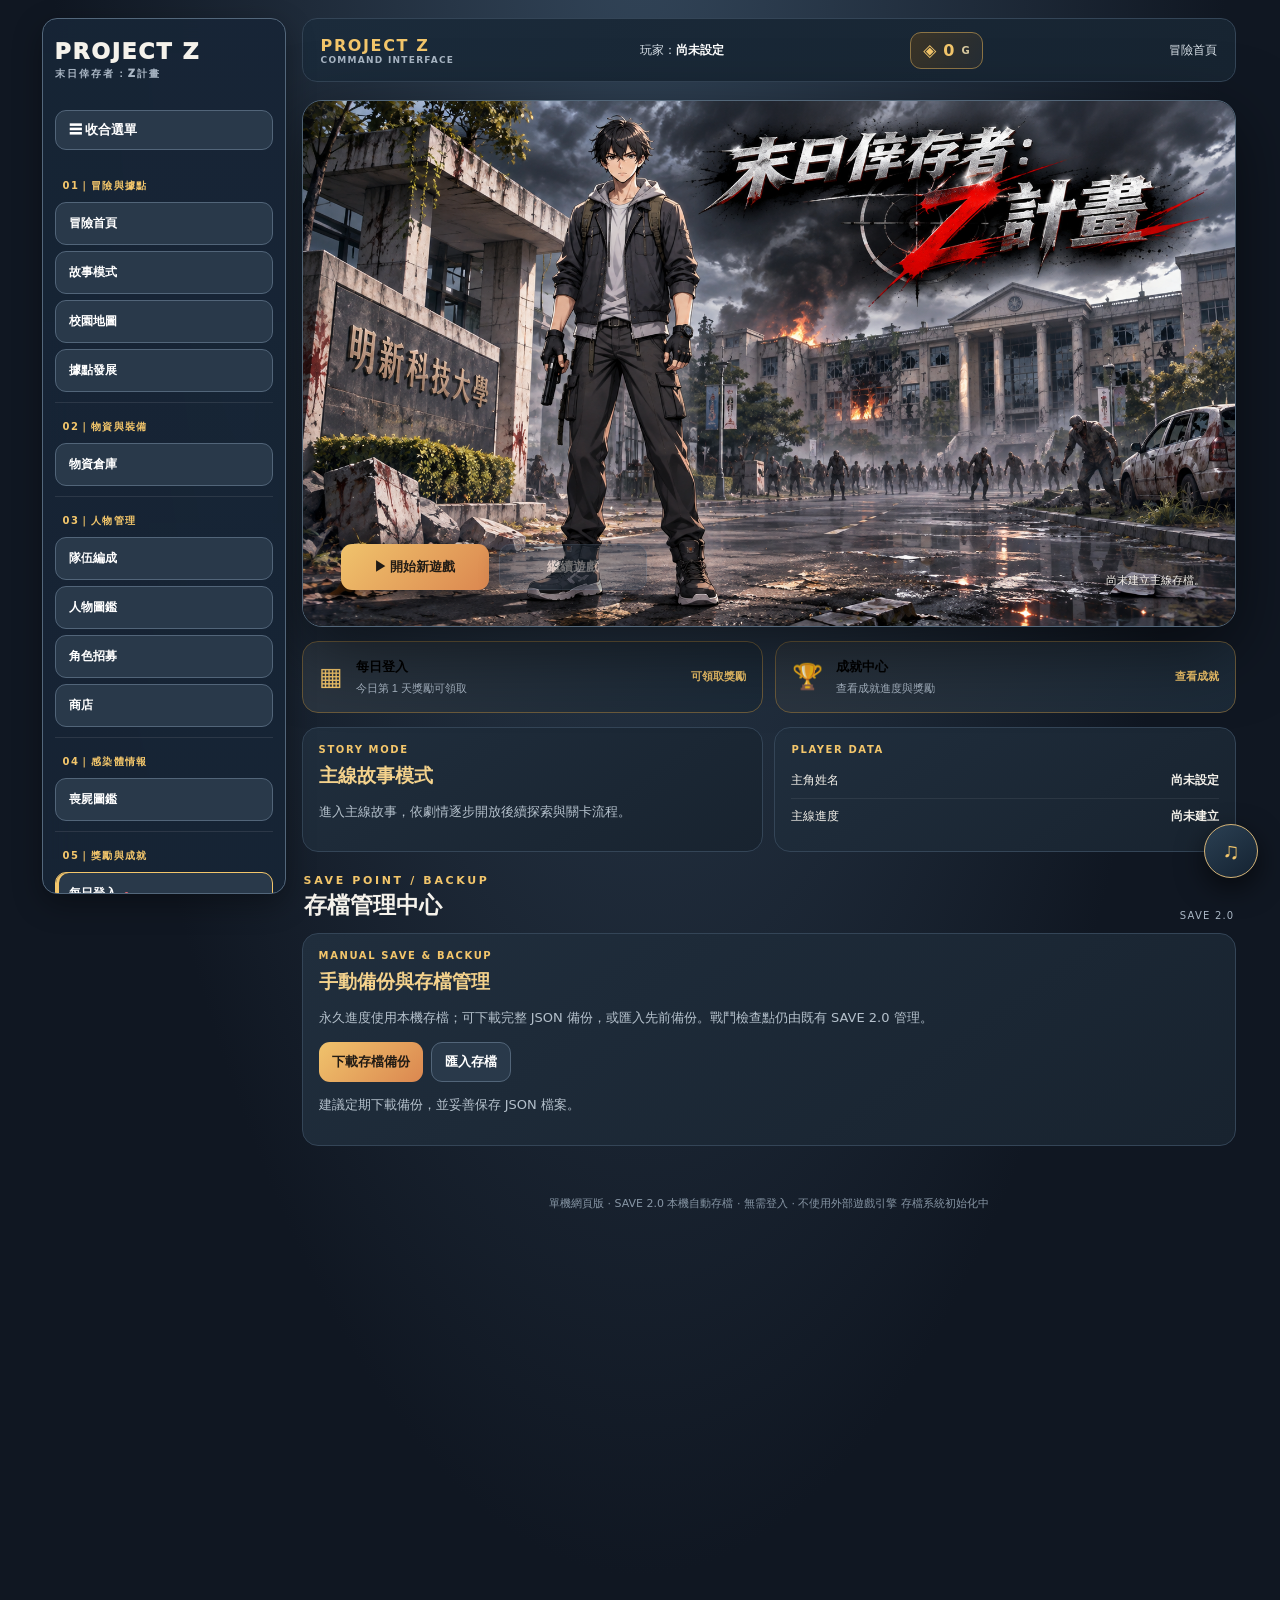
<file: test/index.html>
<!doctype html>
<html lang="zh-Hant"><head><meta charset="utf-8"><meta name="viewport" content="width=device-width,initial-scale=1,maximum-scale=1,user-scalable=no"><meta name="theme-color" content="#101722"><title>末日倖存者：Z計畫</title>
<style>
:root{--text:#f5f2eb}
.top{position:sticky;top:0;z-index:100;padding:12px 14px;margin:0 -2px 16px;background:linear-gradient(180deg,#172536f5,#172536e8);border:1px solid #53677b;border-radius:15px;backdrop-filter:blur(14px);box-shadow:0 10px 30px #0005}
.logo{color:#f5f2eb;text-decoration:none;white-space:nowrap}.nav{justify-content:flex-end}.nav .btn{font-size:12px;padding:9px 12px;white-space:nowrap}
.homeHero{min-height:560px;grid-template-columns:minmax(0,1fr) minmax(360px,.92fr);background:linear-gradient(115deg,#1d2c3b,#14202c 64%,#27343c)}
.homeHero .heroText{padding:clamp(22px,3.5vw,48px)}.heroKicker{font-size:10px;letter-spacing:.2em;color:#a8bacb;margin-top:12px}.homeHero h1{font-size:clamp(38px,5.2vw,66px);letter-spacing:.04em}.homeHero h1 span{color:var(--gold)}.heroLead{max-width:560px}.playerCard{margin:12px 0 0;text-align:left}.panelEyebrow{font-size:10px;font-weight:900;letter-spacing:.16em;color:var(--gold);margin-bottom:8px}.playerCard p{margin:7px 0;color:#b9c6d2}.nameRow{display:flex;gap:8px;flex-wrap:wrap;margin-top:8px}.nameRow input{flex:1;min-width:160px;padding:11px 12px;border:1px solid var(--line);border-radius:10px;background:#111d29;color:#fff}.heroActions{display:flex;gap:9px;flex-wrap:wrap;margin-top:15px}.heroActions .btn{padding:12px 16px}.secondaryAction{background:#31465a;border-color:#71869a}.heroFootnote{font-size:10px!important;color:#92a4b5!important;margin:8px 0 0!important}
.campusArt{min-height:560px;background:linear-gradient(180deg,#53636a 0%,#394d54 47%,#253641 100%);isolation:isolate}.campusArt:before{background:linear-gradient(180deg,#a9b4b31a,#15232b66),repeating-linear-gradient(90deg,transparent 0 62px,#ffffff0a 63px 65px),repeating-linear-gradient(0deg,transparent 0 62px,#ffffff0a 63px 65px)}
.sceneLabel{position:absolute;z-index:5;top:22px;left:22px;right:22px;display:flex;justify-content:space-between;gap:10px;color:#f3eee3;font-size:10px;letter-spacing:.12em;text-shadow:0 2px 8px #000}.sceneLabel b{color:#f3c66b}.campusBuilding{position:absolute;z-index:1;background:linear-gradient(90deg,#263945,#647078 48%,#344650);border:2px solid #8b9b9c66;box-shadow:0 16px 35px #0005;display:grid;gap:8px;padding:15px 12px;grid-template-columns:repeat(4,1fr)}.campusBuilding i{background:linear-gradient(145deg,#a9b8b455,#263d4a);border:1px solid #c3d0ce55;min-height:28px}.buildingBack{top:115px;left:7%;width:84%;height:190px;transform:perspective(600px) rotateX(-3deg);opacity:.88}.buildingFront{top:265px;left:16%;width:70%;height:175px;grid-template-columns:repeat(4,1fr);background:linear-gradient(90deg,#243743,#778087 48%,#2c3e48)}.campusGround{position:absolute;z-index:2;bottom:0;left:0;right:0;height:32%;background:linear-gradient(180deg,#34464b,#172a34)}.campusRoad{position:absolute;z-index:3;bottom:-8%;left:34%;width:34%;height:47%;background:linear-gradient(90deg,#36434a,#667176 48%,#36434a);clip-path:polygon(38% 0,62% 0,100% 100%,0 100%);opacity:.8}.sceneZombie{z-index:4;top:46%;left:18%;transform:scale(.68)}.zombieTwo{left:78%;top:40%;transform:scale(.78)}.survivor{position:absolute;z-index:6;bottom:8%;left:49%;width:112px;height:220px;transform:translateX(-50%);filter:drop-shadow(0 12px 14px #0009)}.survivorHead{position:absolute;top:0;left:34px;width:46px;height:52px;border-radius:48% 48% 42% 42%;background:linear-gradient(90deg,#b98768,#e0b18d 55%,#926b59);border:4px solid #273642}.survivorBody{position:absolute;top:47px;left:17px;width:80px;height:112px;border-radius:25px 25px 12px 12px;background:linear-gradient(90deg,#172b3c,#526476 48%,#203345);border:2px solid #718394}.survivorPack{position:absolute;top:61px;left:0;width:27px;height:83px;border-radius:10px;background:linear-gradient(90deg,#19252b,#59645d);border:2px solid #83908a}.survivorLeg{position:absolute;top:150px;width:29px;height:68px;background:linear-gradient(90deg,#18232e,#65717b 55%,#202d38);border-radius:8px}.legOne{left:22px;transform:rotate(3deg)}.legTwo{right:19px;transform:rotate(-3deg)}.sceneVignette{position:absolute;z-index:7;inset:0;pointer-events:none;background:linear-gradient(90deg,#07121b55,transparent 28%,transparent 75%,#07121b55),linear-gradient(0deg,#07121b66,transparent 38%)}.sceneCaption{position:absolute;z-index:8;bottom:18px;left:20px;display:flex;flex-direction:column;gap:5px;text-shadow:0 2px 8px #000}.sceneCaption b{font-size:11px;letter-spacing:.22em;color:#f3c66b}.sceneCaption span{font-size:11px;color:#e2e8eb}
.homeSectionHead{display:flex;justify-content:space-between;align-items:end;margin:22px 2px 12px}.homeSectionHead h2{margin:3px 0 0;font-size:23px}.homeSectionHead>small{color:var(--muted);font-size:10px;letter-spacing:.12em}.homeTiles{display:grid;grid-template-columns:repeat(4,minmax(0,1fr));gap:11px}.homeTile{min-width:0;text-align:left;display:flex;flex-direction:column;align-items:flex-start;gap:7px;padding:17px;border:1px solid #40566a;border-radius:15px;background:linear-gradient(145deg,#223548,#172431);color:#f5f2eb;cursor:pointer;transition:transform .18s,border-color .18s,background .18s}.homeTile:hover{transform:translateY(-2px);border-color:var(--gold);background:linear-gradient(145deg,#2b4358,#1b2a39)}.tileIcon{font-size:25px;color:var(--gold)}.homeTile b{font-size:14px}.homeTile small{font-size:11px;line-height:1.55;color:#aebdca;min-height:34px}.tileLink{font-size:10px;color:var(--gold);margin-top:4px}.homeInfoGrid{display:grid;grid-template-columns:1.2fr .8fr;gap:11px;margin-top:12px}.situationCard h3,.saveManager h3{margin:4px 0 8px;color:#f3d28c}.situationCard p,.saveManager p{font-size:12px;line-height:1.7;color:#b9c6d2}.infoTags{display:flex;gap:6px;flex-wrap:wrap}.infoTags span{font-size:10px;padding:5px 8px;border-radius:8px;background:#ffffff0d;color:#c6d4df}.statusLine{display:flex;justify-content:space-between;gap:8px;padding:9px 0;border-bottom:1px solid #ffffff12;font-size:12px}.statusLine:last-child{border:0}.statusReady{color:#83d7a0}.statusPending{color:#f3c66b}.saveHeading{scroll-margin-top:95px}.saveManager{margin-bottom:18px}.saveActions{display:flex;gap:8px;flex-wrap:wrap}
@media(max-width:900px){.homeHero{grid-template-columns:1fr}.campusArt{grid-row:1;min-height:350px}.homeTiles{grid-template-columns:repeat(2,minmax(0,1fr))}.homeInfoGrid{grid-template-columns:1fr}}
@media(max-width:760px){.top{top:0;margin:0 0 12px;padding:10px;gap:9px}.nav{width:100%;flex-wrap:nowrap;overflow-x:auto;justify-content:flex-start;padding-bottom:3px}.nav .btn{flex:0 0 auto;font-size:11px;padding:9px 10px}.homeHero{grid-template-columns:1fr}.campusArt{min-height:300px;grid-row:1}.homeHero .heroText{padding:21px}.homeTiles{grid-template-columns:1fr 1fr}.homeTile{padding:13px}.homeSectionHead h2{font-size:20px}}
@media(max-width:430px){.homeTiles{grid-template-columns:1fr}.heroActions .btn{width:100%}.sceneLabel{left:13px;right:13px;top:13px}}
:root{--bg:#101722;--panel:#1b2734;--line:#344557;--gold:#f3c66b;--red:#ef6872;--green:#83d7a0;--muted:#aab7c5}*{box-sizing:border-box}body{margin:0;background:radial-gradient(ellipse at 50% -10%,#33465a,#101722 65%);color:#f5f2eb;font-family:system-ui,"Noto Sans TC",sans-serif}.app{width:min(94vw,1600px);max-width:1600px;margin:0 auto;padding:clamp(10px,1.5vw,22px)}.top{display:flex;justify-content:space-between;align-items:center;gap:12px;margin-bottom:14px}.logo{font-weight:1000;letter-spacing:.08em;font-size:20px}.logo small{display:block;font-size:10px;color:#aab7c5;letter-spacing:.22em}.nav{display:flex;gap:7px;flex-wrap:wrap}.btn{border:1px solid #526579;border-radius:11px;background:#29394a;color:#fff;padding:10px 13px;font-weight:750;cursor:pointer}.btn.primary{background:linear-gradient(135deg,#f0c36c,#db8750);color:#211b15;border:0}.btn:disabled{opacity:.35}.btn.active{border-color:var(--gold);color:var(--gold)}.screen{display:none}.screen.active{display:block}.hero{border:1px solid #526579;border-radius:22px;overflow:hidden;min-height:520px;display:grid;grid-template-columns:1.1fr .9fr;background:linear-gradient(120deg,#202f3d,#17222e 60%,#3b3330);box-shadow:0 20px 70px #0006}.heroText{padding:clamp(24px,5vw,58px);display:flex;flex-direction:column;justify-content:center}.eyebrow{color:var(--gold);font-size:11px;letter-spacing:.24em;font-weight:900}.hero h1{font-size:clamp(38px,6vw,70px);line-height:1.05;margin:14px 0}.hero p{color:#c1cbd5;line-height:1.8;max-width:480px}.heroArt{position:relative;min-height:400px;background:radial-gradient(ellipse at 55% 48%,#69796a,#3c504e 35%,#222d36 70%);overflow:hidden}.heroArt:before{content:"";position:absolute;inset:0;background:repeating-linear-gradient(90deg,transparent 0 68px,#ffffff08 69px 71px),repeating-linear-gradient(0deg,transparent 0 68px,#ffffff08 69px 71px)}.sil{position:absolute;bottom:55px;width:82px;height:190px;border-radius:42px 42px 22px 22px;background:linear-gradient(90deg,#263340,#b8a18d 45%,#354454);box-shadow:0 15px 30px #0008}.sil:before{content:"";position:absolute;width:70px;height:70px;border-radius:50%;background:#e7c4a4;top:-48px;left:6px;border:7px solid #35414b}.sil:after{content:"";position:absolute;width:120px;height:15px;background:#202b35;top:62px;left:28px;transform:rotate(-18deg);border-radius:8px}.s1{left:18%;transform:scale(.85)}.s2{left:42%;z-index:2}.s3{left:67%;transform:scale(.92)}.zombie{position:absolute;width:42px;height:66px;border-radius:45% 45% 30% 30%;background:#758c75;box-shadow:inset 0 12px #a6b79a,0 10px 20px #0008;top:90px;left:15%}.zombie:after{content:"";position:absolute;width:6px;height:6px;background:#a62e3a;top:22px;left:12px;box-shadow:13px 0 #a62e3a}.z2{left:58%;top:45px;transform:scale(1.3)}.z3{left:80%;top:155px;transform:scale(.8)}.stats{display:flex;gap:9px;flex-wrap:wrap;margin:18px 0}.stat{background:#ffffff0d;border:1px solid #ffffff18;padding:9px 13px;border-radius:12px;color:#b9c5d0;font-size:12px}.stat b{color:var(--gold);font-size:17px;display:block}.sectionTitle{display:flex;justify-content:space-between;align-items:end;margin:8px 0 14px}.sectionTitle h2{margin:0;font-size:25px}.sectionTitle small{color:var(--muted)}.cards{display:grid;grid-template-columns:repeat(3,1fr);gap:12px}.card{background:linear-gradient(145deg,#202e3d,#18232f);border:1px solid var(--line);border-radius:16px;padding:16px}.card h3{margin:0 0 6px;color:#f4d28c}.card p{color:#b5c1cc;font-size:13px;line-height:1.6}.battleGrid{display:grid;grid-template-columns:minmax(0,1fr) minmax(270px,28%);gap:clamp(10px,1.2vw,18px);align-items:start}.arena{position:relative;width:100%;aspect-ratio:16/9;height:auto;min-height:0;border:2px solid #536779;border-radius:18px;overflow:hidden;background:#555d59}.arena canvas{width:100%;height:100%;display:block;touch-action:manipulation;cursor:crosshair}.skill:disabled{filter:saturate(.35);cursor:not-allowed}.unit.down .portrait{filter:grayscale(1);border-color:var(--red)}.unit.down .bar i{background:var(--red)}.hud{display:flex;gap:7px;flex-wrap:wrap;margin-bottom:10px;align-items:center}.hud span{white-space:nowrap}.hud span{background:#1b2937;border:1px solid var(--line);border-radius:9px;padding:7px 10px;font-size:12px}.side{display:flex;flex-direction:column;gap:10px;min-width:0}.panel{min-width:0}.panel{background:#1b2734;border:1px solid var(--line);border-radius:15px;padding:13px}.panel h3{margin:0 0 10px;color:var(--gold);font-size:14px}.unit{display:flex;align-items:center;gap:9px;margin:10px 0}.portrait{width:40px;height:44px;border-radius:11px;border:2px solid #d8bd8a;background:linear-gradient(145deg,#f0d0b0,#936f7b);display:grid;place-items:center;color:#302631;font-weight:900}.unitInfo{flex:1;font-size:12px}.unitInfo small{display:block;color:var(--muted);font-size:10px}.bar{height:5px;background:#43505d;border-radius:9px;margin-top:5px;overflow:hidden}.bar i{display:block;height:100%;background:var(--green)}.skills{display:grid;grid-template-columns:1fr 1fr;gap:7px}.skill{font-size:12px;padding:10px 4px}.skill small{display:block;color:#c8bda8;font-size:10px;margin-top:3px}.log{font-size:11px;color:#c1ccd6;line-height:1.55;max-height:120px;overflow:auto}.overlay{position:absolute;inset:0;display:flex;align-items:center;justify-content:center;background:#08111dcc;padding:18px;text-align:center}.overlay[hidden]{display:none}.dialog{max-width:370px;background:#1b2937;border:1px solid #607184;border-radius:18px;padding:24px;box-shadow:0 20px 60px #0009}.dialog h2{font-size:30px;margin:0 0 8px}.dialog p{color:#c0cbd5;line-height:1.65}.footer{color:#8796a5;text-align:center;font-size:11px;margin:14px}.mission{display:flex;gap:12px;align-items:center}.mission .badge{font-size:30px}.mission .btn{margin-left:auto}.notice{color:#9fb0bf;font-size:12px;line-height:1.6}@media(max-width:1050px){.app{width:96vw}.battleGrid{grid-template-columns:minmax(0,1fr) 250px}}@media(max-width:760px){.app{width:100%;padding:9px}.hero{grid-template-columns:1fr}.heroArt{min-height:260px;grid-row:1}.heroText{padding:24px}.battleGrid{grid-template-columns:1fr}.side{display:grid;grid-template-columns:1fr 1fr}.side .roster{grid-column:1/-1}.cards{grid-template-columns:1fr}.top{align-items:flex-start;flex-direction:column}.mission{align-items:flex-start}.mission .btn{margin-left:0}}

.archivePortraitWrap{width:100%;height:250px;margin:0 0 12px;border:1px solid #53677b;border-radius:12px;background:radial-gradient(ellipse at center,#344657 0%,#172330 75%);display:flex;align-items:center;justify-content:center;overflow:hidden}.archivePortrait{display:block;width:100%;height:100%;object-fit:contain;object-position:center bottom}.archiveMainSlot{min-height:0}.archivePortraitDetail{height:min(560px,70vh);max-width:520px;margin:10px auto 16px}.archivePortraitDetail .archivePortrait{object-fit:contain}
.archiveProfileTabs{display:flex;gap:8px;flex-wrap:wrap;margin:12px 0}.archiveProfileTabs .btn{flex:1;min-width:110px}.archiveProfilePane{min-width:0}
/* Unified character profile rows; preserve the original two-column profile layout */
#archiveSlots .archiveProfileData>p{margin:0 0 8px;padding:9px 11px;border:1px solid rgba(160,180,198,.16);border-radius:9px;background:rgba(255,255,255,.035);color:#c1cbd5;font-size:13px;line-height:1.75;overflow-wrap:anywhere}
#archiveSlots .archiveProfileData>p b{color:#f3d18a;font-weight:800}.archiveSkillPanel{margin:0;padding:18px;border:1px solid #65788b;border-radius:15px;background:linear-gradient(145deg,#1b2a38,#121e29)}
.unifiedSkillPanel{display:flex;flex-direction:column;gap:12px}.unifiedSkillSummary h4{margin:0 0 5px}.unifiedSkillSummary p{margin:0;color:#9eafbf;font-size:13px}.unifiedSkillPanel h5{margin:4px 0 0;font-size:14px;color:#f1c66f}.unifiedSkillTiers{display:grid;grid-template-columns:1fr;gap:8px}.unifiedSkillTier{padding:10px 12px;border:1px solid rgba(255,255,255,.10);border-radius:10px;background:rgba(255,255,255,.025)}.unifiedSkillTier.unlocked{border-color:rgba(94,190,145,.38);background:rgba(54,130,92,.09)}.unifiedSkillTier.current{box-shadow:inset 3px 0 #e7bd70;border-color:rgba(231,189,112,.55)}.unifiedSkillLevel{color:#f1c66f}.unifiedSkillBadge{font-size:12px;color:#f1c66f;border:1px solid rgba(241,198,111,.35);background:rgba(241,198,111,.08);border-radius:999px;padding:5px 10px;white-space:nowrap}.unifiedSkillProgress{height:7px;border-radius:99px;background:rgba(255,255,255,.1);overflow:hidden}.unifiedSkillProgress span{display:block;height:100%;border-radius:inherit;background:linear-gradient(90deg,#36b982,#e7bd70);transition:width .2s ease}.unifiedSkillTierHead{display:flex;justify-content:space-between;align-items:center;gap:10px;font-size:13px}.unifiedSkillTierHead span{font-size:11px;color:#9eafbf;white-space:nowrap}.unifiedSkillTier.unlocked .unifiedSkillTierHead span{color:#8bd5aa}.unifiedSkillTier p{margin:6px 0 0;color:#c5d0dc;font-size:13px;line-height:1.55}.unifiedSkillCurrent{padding:11px 13px;border-radius:10px;background:rgba(241,198,111,.08);border:1px solid rgba(241,198,111,.22)}.unifiedSkillCurrent h5{margin:0 0 7px}.unifiedSkillCurrent ul{margin:0;padding-left:19px;color:#d9e2eb;font-size:13px;line-height:1.65}.unifiedSkillRule{margin:0;color:#9eafbf;font-size:12px;line-height:1.6}.unifiedSkillUpgrade{display:flex;justify-content:space-between;align-items:center;gap:12px;padding-top:10px;border-top:1px solid rgba(255,255,255,.1)}.unifiedSkillUpgrade span{font-size:13px;font-weight:700}.unifiedSkillUpgrade small{display:block;margin-top:4px;color:#9eafbf;font-weight:400}.unifiedSkillNotice{margin:0;padding:10px 12px;border-radius:9px;background:rgba(255,255,255,.04);color:#c5d0dc;font-size:13px}@media(max-width:640px){.unifiedSkillUpgrade{align-items:stretch;flex-direction:column}.unifiedSkillUpgrade .btn{width:100%}}
.skillDialog{position:fixed;inset:0;z-index:1600;display:flex;align-items:center;justify-content:center;padding:clamp(10px,3vw,30px);background:#050b12d9;backdrop-filter:blur(9px);animation:skillDialogFade .18s ease-out}
.skillDialog[hidden]{display:none}
.skillDialogWindow{width:min(900px,96vw);max-height:min(90vh,900px);display:flex;flex-direction:column;overflow:hidden;border:1px solid #71869a;border-radius:20px;background:linear-gradient(145deg,#223346,#111d29);box-shadow:0 28px 90px #000c;animation:skillDialogRise .22s ease-out}
.skillDialogHeader,.skillDialogFooter{display:flex;align-items:center;justify-content:space-between;gap:12px;padding:14px 18px;background:#101b27;border-bottom:1px solid #ffffff18}
.skillDialogHeader strong{color:#f3d18a;font-size:18px}.skillDialogHeader small{display:block;color:#aab7c5;font-size:10px;letter-spacing:.12em;margin-top:3px}
.skillDialogClose{width:38px;height:38px;border:1px solid #607488;border-radius:10px;background:#26394b;color:#fff;font-size:24px;cursor:pointer}
.skillDialogBody{padding:clamp(12px,2.5vw,24px);overflow:auto;overscroll-behavior:contain}
.skillDialogFooter{justify-content:flex-end;border-top:1px solid #ffffff18;border-bottom:0}
.skillDialogBody .archiveSkillPanel{margin:0}
@keyframes skillDialogFade{from{opacity:0}to{opacity:1}}
@keyframes skillDialogRise{from{opacity:.7;transform:translateY(14px) scale(.985)}to{opacity:1;transform:translateY(0) scale(1)}}
@media(max-width:600px){.skillDialog{padding:8px;align-items:flex-end}.skillDialogWindow{width:100%;max-height:94vh;border-radius:18px 18px 12px 12px}.skillDialogHeader,.skillDialogFooter{padding:11px 13px}.skillProgress{grid-template-columns:repeat(2,minmax(0,1fr))}.skillDialogBody{padding:12px}}
.archiveSkillPanel h4{margin:0 0 8px;color:#f3d18a;font-size:17px}
.archiveSkillPanel p{margin:6px 0}
.skillProgress{display:grid;grid-template-columns:repeat(5,minmax(0,1fr));gap:8px;margin:14px 0}
.skillTier{padding:10px 7px;border:1px solid #526579;border-radius:10px;background:#111d28;text-align:center;font-size:11px}
.skillTier.active{border-color:#e7bd70;background:#3a3020}
.skillTier strong{display:block;color:#f1d18e;font-size:13px;margin-bottom:4px}
.skillUpgradeAction{display:flex;align-items:center;justify-content:space-between;gap:12px;flex-wrap:wrap;margin-top:12px}
.skillUpgradeAction .btn{min-width:170px}
@media(max-width:560px){.skillProgress{grid-template-columns:repeat(2,minmax(0,1fr))}}
.archiveGrid{display:grid;grid-template-columns:repeat(3,minmax(0,1fr));gap:12px}.zombieArchiveSummary{display:flex;justify-content:space-between;align-items:center;gap:18px;margin-bottom:14px}.zombieArchiveSummary h3{color:var(--gold);margin:0 0 6px}.zombieArchiveSummary p{color:var(--muted);font-size:12px;line-height:1.6;margin:0}.zombieArchiveStats{display:grid;grid-template-columns:repeat(4,minmax(64px,1fr));gap:8px}.zombieArchiveStats span{display:grid;gap:3px;padding:10px 12px;border:1px solid var(--line);border-radius:10px;background:#101c28;text-align:center}.zombieArchiveStats b{color:var(--gold);font-size:19px}.zombieArchiveStats small{color:var(--muted);font-size:10px}.zombieArchiveTabs{display:flex;gap:8px;overflow-x:auto;padding:2px 1px 10px;margin-bottom:12px;scrollbar-width:thin}.zombieArchiveTab{flex:0 0 auto;border:1px solid var(--line);border-radius:10px;padding:9px 13px;background:#172330;color:#c1cbd5;font:inherit;font-size:12px;font-weight:750;cursor:pointer;white-space:nowrap}.zombieArchiveTab[aria-pressed="true"]{border-color:var(--gold);background:#d9a84e22;color:var(--gold)}.zombieArchiveGrid{display:grid;grid-template-columns:repeat(3,minmax(0,1fr));gap:12px}.zombieArchiveCard{display:grid;grid-template-columns:118px minmax(0,1fr);gap:12px;align-items:center;min-height:166px;padding:12px;border:1px solid var(--line);border-radius:15px;background:linear-gradient(145deg,#202e3d,#18232f)}.zombieArchiveArt{height:142px;display:flex;align-items:center;justify-content:center;border-radius:10px;background:radial-gradient(ellipse at center,#43505a,#1b2734 72%);overflow:hidden}.zombieArchiveArt img{width:100%;height:100%;object-fit:contain;filter:drop-shadow(0 7px 9px #0008)}.zombieArchiveCard.locked .zombieArchiveArt img{filter:brightness(0)}.zombieArchiveInfo h3{margin:0 0 5px;color:#f3d28f;font-size:15px}.zombieArchiveInfo p{margin:5px 0;color:#b5c1cc;font-size:11px;line-height:1.55}.zombieArchiveInfo .archiveTag{margin:2px 0}.zombieArchiveReward{color:var(--gold);font-weight:850;font-size:12px;display:flex;align-items:center;flex-wrap:wrap;column-gap:18px;row-gap:10px;margin-top:16px}.zombieClaimBtn{margin:0;padding:12px 20px;min-height:44px;font-size:12px;line-height:1.2;white-space:nowrap;flex:0 0 auto}.zombieArchiveCard.locked .zombieArchiveReward{color:#9aa8b5}@media(max-width:650px){.zombieArchiveReward{flex-direction:column;align-items:flex-start;row-gap:10px}.zombieClaimBtn{margin-top:0}}@media(max-width:1050px){.zombieArchiveGrid{grid-template-columns:repeat(2,minmax(0,1fr))}.zombieArchiveSummary{align-items:flex-start;flex-direction:column}}@media(max-width:650px){.zombieArchiveGrid{grid-template-columns:1fr}.zombieArchiveCard{grid-template-columns:104px minmax(0,1fr)}.zombieArchiveStats{width:100%;grid-template-columns:repeat(4,minmax(0,1fr))}.zombieArchiveStats span{padding:8px 4px}}.archiveSlot{background:linear-gradient(145deg,#202e3d,#18232f);border:1px solid var(--line);border-radius:16px;padding:15px;min-height:160px}.archiveSlot h3{margin:0 0 8px;color:#f4d28c}.archiveSlot p{font-size:12px;color:#b5c1cc;line-height:1.6}.archiveIcon{width:58px;height:66px;border:1px solid #627488;border-radius:13px;background:linear-gradient(145deg,#344657,#1a2632);display:grid;place-items:center;font-size:26px;margin-bottom:10px}.archiveTools{display:grid;grid-template-columns:minmax(0,1fr) minmax(0,2fr);gap:12px;align-items:start}.archiveChoice{border:1px solid var(--line);border-radius:14px;padding:14px;background:#172330}.archiveChoice h3{color:var(--gold);margin:0 0 8px}.archiveChoice p{font-size:13px;line-height:1.65;color:#c1cbd5}.archiveChoice .btn{margin-top:8px}.archiveMeta{font-size:11px;color:var(--muted)}.archiveSlot.selected{border-color:var(--gold);box-shadow:0 0 0 1px #f3c66b44}.archiveTag{display:inline-block;padding:4px 8px;border-radius:8px;background:#ffffff12;color:#d8cba9;font-size:10px;margin:2px}@media(max-width:760px){.archiveGrid{grid-template-columns:repeat(2,minmax(0,1fr))}.archiveTools{grid-template-columns:1fr}}

.storyIntro{display:grid;grid-template-columns:1.2fr .8fr;gap:12px;margin-bottom:14px}.storyPanel{background:linear-gradient(145deg,#202e3d,#18232f);border:1px solid var(--line);border-radius:16px;padding:16px}.storyPanel h3{margin:0 0 8px;color:#f4d28c}.storyPanel p{color:#b5c1cc;font-size:13px;line-height:1.7}.storyMap{display:grid;grid-template-columns:repeat(4,minmax(0,1fr));gap:9px}.storyArea{border:1px solid var(--line);border-radius:13px;padding:12px;background:#172330;min-height:105px}.storyArea b{display:block;color:#f4d28c;margin:5px 0}.storyArea small{color:var(--muted);line-height:1.5}.storyArea .areaState{font-size:10px;color:#9fc6df}.storyMissions{display:grid;grid-template-columns:repeat(2,minmax(0,1fr));gap:9px}.storyArea.selected{border-color:var(--gold);box-shadow:0 0 0 1px #f3c66b44}.storyMission.areaMatch{border-color:var(--gold);box-shadow:0 0 0 1px #f3c66b33}.storyMission button:disabled{opacity:.45;cursor:not-allowed}.storyMission{background:#172330;border:1px solid var(--line);border-radius:12px;padding:12px}.storyMission b{color:#f4d28c}.storyMission p{font-size:12px;color:#b5c1cc;line-height:1.6;margin:6px 0}.storyMission small{color:#9eacba}.storyMissionActions{display:flex;align-items:center;justify-content:space-between;gap:8px;flex-wrap:wrap;margin-top:10px}.missionMeta{display:block;color:#9fc6df;font-size:10px;margin:5px 0}.missionGroupHead{grid-column:1/-1;display:flex;align-items:center;justify-content:space-between;margin:8px 0 0;padding:9px 12px;border-left:3px solid var(--gold);background:#ffffff08;color:#f4d28c}.missionGroupHead small{color:var(--muted);font-size:10px}.missionSubGrid{grid-column:1/-1;display:grid;grid-template-columns:repeat(3,minmax(0,1fr));gap:10px}.missionSubGrid .card{min-width:0}.storyNote{border-left:3px solid var(--gold);padding:9px 12px;background:#ffffff08;color:#c4ced7;font-size:12px;line-height:1.7}.storyProgressBar{margin:0 0 12px;padding:12px 14px;border:1px solid var(--line);border-radius:12px;background:#172330}.storyProgressBar>div:first-child{display:flex;justify-content:space-between;gap:10px;color:#dce5ed;font-size:12px;margin-bottom:8px}.storyProgressBar span{color:var(--gold)}.storyProgressTrack{height:6px;border-radius:99px;background:#344557;overflow:hidden}.storyProgressTrack i{display:block;width:0;height:100%;background:linear-gradient(90deg,#d89b45,#f3d18a);border-radius:99px;transition:width .25s}.storyMission{display:flex;flex-direction:column;gap:8px;min-height:150px;padding:14px}.storyMissionHead{display:flex;align-items:center;justify-content:space-between;gap:8px}.storyMissionTitle{font-weight:800;color:#f4d28c}.storyMissionState{font-size:10px;color:#9fc6df;border:1px solid #52677b;border-radius:99px;padding:3px 8px;white-space:nowrap}.storyMissionState.done{color:#9de0b2;border-color:#47765b}.storyMissionSummary{font-size:12px;color:#c3ced8;line-height:1.5;margin:0}.storyMissionMeta{display:flex;justify-content:space-between;gap:8px;flex-wrap:wrap;color:#9eacba;font-size:10px}.storyMissionActions{display:flex;justify-content:space-between;align-items:center;gap:8px;margin-top:auto;padding-top:8px;border-top:1px solid #ffffff12}.storyMissionActions .btn{padding:8px 12px;font-size:12px}.missionDetailDialog{position:fixed;inset:0;z-index:10020;display:grid;place-items:center;padding:18px;background:#050a10d9;backdrop-filter:blur(8px)}.missionDetailDialog[hidden]{display:none}.missionDetailWindow{width:min(680px,96vw);max-height:min(82vh,760px);overflow:auto;border:1px solid #596e82;border-radius:18px;background:linear-gradient(145deg,#202e3d,#111b27);box-shadow:0 24px 90px #000b;padding:clamp(18px,3vw,28px)}.missionDetailTop{display:flex;align-items:flex-start;justify-content:space-between;gap:12px}.missionDetailTop small{color:var(--gold);font-size:10px;letter-spacing:.12em}.missionDetailTop h2{margin:6px 0 14px;font-size:clamp(21px,3vw,28px)}.missionDetailClose{border:1px solid #63778b;background:#ffffff10;color:#fff;border-radius:9px;width:34px;height:34px;font-size:20px;cursor:pointer}.missionDetailBody{color:#d0d9e1;font-size:13px;line-height:1.85;white-space:pre-line}.missionDetailActions{display:flex;justify-content:flex-end;gap:8px;flex-wrap:wrap;margin-top:18px}@media(max-width:760px){.storyMissionActions{align-items:center}.storyMissionActions .btn{width:auto;flex:1}.storyMission{min-height:0}}@media(max-width:900px){.missionSubGrid{grid-template-columns:repeat(2,minmax(0,1fr))}}@media(max-width:760px){.storyIntro{grid-template-columns:1fr}.storyMap{grid-template-columns:repeat(2,minmax(0,1fr))}.storyMissions{grid-template-columns:1fr}.missionSubGrid{grid-template-columns:1fr}.storyMissionActions{align-items:stretch}.storyMissionActions .btn{width:100%}}

.storyCutscene{position:fixed;inset:0;z-index:9999;background:radial-gradient(ellipse at 50% 35%,#26394b,#070d14 78%);display:flex;align-items:center;justify-content:center;padding:20px}.storyCutscene[hidden]{display:none}.storyCutsceneBox{width:min(760px,96vw);border:1px solid #718397;border-radius:20px;background:linear-gradient(145deg,#202f3e,#111b27);padding:clamp(22px,5vw,44px);box-shadow:0 25px 90px #000b}.storyCutsceneEyebrow{color:var(--gold);font-size:11px;letter-spacing:.2em;font-weight:900}.storyCutsceneBox h2{font-size:clamp(25px,4vw,38px);margin:12px 0}.storyCutsceneBox p{font-size:clamp(15px,2vw,18px);line-height:2;color:#d4dde5;min-height:100px;white-space:pre-line}.storyCutsceneFooter{display:flex;justify-content:space-between;align-items:center;gap:12px;flex-wrap:wrap;margin-top:22px}.storyCutsceneFooter small{color:#9eacba}
/* PROJECT Z UI 1.0 · Fixed desktop rail and mobile bottom navigation */
.app{display:grid;grid-template-columns:230px minmax(0,1fr);align-items:start;gap:16px}.top{grid-column:1;grid-row:1 / span 20;position:sticky;top:12px;height:calc(100vh - 24px);display:flex;flex-direction:column;align-items:stretch;justify-content:flex-start;padding:18px 12px}.logo{white-space:normal;margin-bottom:18px}.nav{display:flex;flex-direction:column;align-items:stretch;justify-content:flex-start;gap:8px}.nav .btn{text-align:left;padding:12px 13px}.screen{grid-column:2}.screen.active{min-width:0}.homeHero{grid-template-columns:minmax(0,1fr) minmax(300px,.92fr)}.homeTiles{grid-template-columns:repeat(2,minmax(0,1fr))}.homeInfoGrid{grid-template-columns:1.2fr .8fr}.missionSubGrid{grid-template-columns:repeat(2,minmax(0,1fr))}
@media(max-width:1050px){.app{grid-template-columns:190px minmax(0,1fr);gap:12px}.top{padding:14px 9px}.nav .btn{font-size:11px;padding:10px 9px}.homeHero{grid-template-columns:1fr}.campusArt{grid-row:1}.homeInfoGrid{grid-template-columns:1fr}}
@media(max-width:760px){.app{display:block;padding:9px 9px 92px}.top{position:fixed;left:9px;right:9px;bottom:8px;top:auto;z-index:1000;height:auto;display:block;padding:8px;margin:0;border-radius:14px;background:#172536f5;box-shadow:0 10px 30px #0009}.logo{display:none}.nav{display:flex;flex-direction:row;flex-wrap:nowrap;overflow-x:auto;justify-content:flex-start;gap:6px;padding:0 0 2px}.nav .btn{flex:0 0 auto;text-align:center;padding:10px 11px;font-size:11px}.screen{width:100%}.homeHero{grid-template-columns:1fr}.homeTiles{grid-template-columns:repeat(2,minmax(0,1fr))}.missionSubGrid{grid-template-columns:1fr}}
@media(max-width:430px){.homeTiles{grid-template-columns:1fr}.nav .btn{font-size:10px;padding:9px 10px}}
.top{display:grid;grid-template-columns:220px minmax(0,1fr);align-items:center;gap:16px}.nav{justify-content:flex-end;gap:7px}.storyArea{min-height:116px;color:inherit;text-align:left;cursor:pointer;width:100%;font:inherit}.storyArea:hover,.storyArea:focus-visible{border-color:var(--gold);background:#223548}#combatRosterCards{grid-template-columns:repeat(5,minmax(0,1fr));gap:8px}#combatRosterCards .card{text-align:center;padding:10px}#combatRosterCards .portrait{margin:0 auto 8px}.screen{animation:screenFade .22s ease both}@keyframes screenFade{from{opacity:.55;transform:translateY(4px)}to{opacity:1;transform:translateY(0)}}@media(max-width:1050px){.top{grid-template-columns:1fr}#combatRosterCards{grid-template-columns:repeat(3,minmax(0,1fr))}}@media(max-width:760px){.top{display:flex;flex-direction:column;align-items:stretch}.nav{width:100%;display:flex;flex-wrap:nowrap;overflow-x:auto;justify-content:flex-start}.nav .btn{flex:0 0 auto}#combatRosterCards{grid-template-columns:repeat(2,minmax(0,1fr))}.storyMissions{grid-template-columns:1fr}}@media(max-width:430px){.nav .btn{font-size:11px;padding:9px 10px}}

/* PROJECT Z UI FINAL 1.1 */
.app{width:96%;max-width:1800px;grid-template-columns:240px minmax(0,1fr);gap:18px;padding:18px}
.top{grid-column:1;grid-row:1 / span 30;display:flex;flex-direction:column;align-items:stretch;justify-content:flex-start;position:sticky;top:12px;height:calc(100vh - 24px);overflow:auto;padding:18px 12px}
.logo{white-space:normal;margin:0 0 16px}
.railToggle{display:block;margin:0 0 12px;text-align:left}
.nav{display:flex;flex-direction:column;align-items:stretch;justify-content:flex-start;gap:12px}
.navGroup{display:flex;flex-direction:column;gap:5px;padding:0 0 10px;border-bottom:1px solid #ffffff16}
.navGroupTitle{padding:5px 9px;color:var(--gold);font-size:10px;font-weight:900;letter-spacing:.12em}
.nav .btn{text-align:left;white-space:normal;padding:10px 11px;font-size:12px}
.nav .navPlanned{opacity:.48;cursor:not-allowed;border-style:dashed}.baseFeatureGrid{display:grid;grid-template-columns:repeat(3,minmax(0,1fr));gap:12px;margin-top:12px}.baseState{display:inline-block;color:#f3c66b;font-size:11px;border:1px solid #8b7041;border-radius:8px;padding:5px 8px}@media(max-width:900px){.baseFeatureGrid{grid-template-columns:repeat(2,minmax(0,1fr))}}@media(max-width:560px){.baseFeatureGrid{grid-template-columns:1fr}}
.globalStatus{grid-column:2;grid-row:1;min-height:64px;display:flex;align-items:center;justify-content:space-between;gap:14px;padding:12px 18px;margin-bottom:0;border:1px solid var(--line);border-radius:15px;background:linear-gradient(110deg,#1b2b3b,#172431);color:#dce4eb}
.globalStatus small{display:block;color:var(--muted);font-size:9px;letter-spacing:.14em}
.statusBrand{font-weight:900;color:var(--gold);letter-spacing:.1em}
.globalPlayer,.globalContext{font-size:12px}
.globalPlayer b{color:#fff}
.globalGold{display:flex;align-items:center;gap:7px;padding:8px 12px;border:1px solid #8c7445;border-radius:11px;background:linear-gradient(120deg,#3b3426,#252d35);color:var(--gold);font-weight:900;white-space:nowrap;font-variant-numeric:tabular-nums}
.globalGold .goldIcon{font-size:17px;line-height:1}.globalGold small{display:inline;color:#d8c99f;font-size:10px;letter-spacing:.08em}
.screen{grid-column:2;grid-row:2;min-width:0}
.footer{grid-column:2;grid-row:3}
.app.rail-collapsed{grid-template-columns:72px minmax(0,1fr)}
.rail-collapsed .top{padding:14px 7px}
.rail-collapsed .logo{font-size:0}
.rail-collapsed .logo small{font-size:0}
.rail-collapsed .railToggle{font-size:0;text-align:center;padding:10px 4px}
.rail-collapsed .railToggle:after{content:"☰";font-size:17px}
.rail-collapsed .navGroupTitle{font-size:0;padding:3px}
.rail-collapsed .nav .btn{font-size:0;text-align:center;padding:10px 3px}
.rail-collapsed .nav .btn:before{content:"•";font-size:18px}
@media(max-width:1050px){.app{grid-template-columns:205px minmax(0,1fr);gap:12px}.top{padding:14px 9px}.globalStatus{flex-wrap:wrap}}
@media(max-width:760px){.app{display:block;width:100%;padding:9px 9px 92px}.top{position:fixed;left:9px;right:9px;bottom:8px;top:auto;z-index:1000;height:auto;max-height:42vh;display:block;padding:8px;margin:0;overflow:auto}.logo{display:none}.railToggle{display:none}.nav{display:flex;flex-direction:row;flex-wrap:nowrap;overflow-x:auto;gap:6px}.navGroup{flex:0 0 auto;display:flex;flex-direction:row;align-items:center;border:0;padding:0;gap:5px}.navGroupTitle{display:none}.nav .btn{flex:0 0 auto;text-align:center;padding:10px;font-size:11px}.nav .navPlanned{display:none}.globalStatus{min-height:52px;margin-bottom:12px;padding:10px}.screen{width:100%}.footer{margin-bottom:10px}}


/* PROJECT Z MAIN MENU FINAL 2026-11 */
.app{width:min(96vw,1800px);max-width:1800px;grid-template-columns:240px minmax(0,1fr);gap:18px}
.top{grid-template-columns:1fr;align-items:stretch;gap:14px;min-width:0}
.logo{font-size:22px;line-height:1.35}
.nav{display:flex;flex-direction:column;align-items:stretch;justify-content:flex-start;gap:14px}
.navGroup{display:flex;flex-direction:column;gap:6px;padding-bottom:10px;border-bottom:1px solid #ffffff18}
.navGroupTitle{font-size:10px;letter-spacing:.14em;color:var(--gold);font-weight:900;padding:3px 8px}
.nav .btn{text-align:left;width:100%;padding:12px 13px}
.nav .btn.active{background:linear-gradient(100deg,#59472b,#29394a);border-color:var(--gold);color:#ffe0a0}
.homeHero{grid-template-columns:minmax(0,48fr) minmax(0,52fr);min-height:580px}
.homeHero .heroText{min-width:0}
.homeHero .heroArt,.campusArt{min-height:580px}
.homeHero .heroActions{display:flex;gap:10px;flex-wrap:wrap;margin-top:22px}
.homeHero .heroActions .btn{min-width:160px;padding:14px 18px}
.homeHero .heroFootnote{font-size:11px;color:#9fb0bf;margin-top:12px}
.homeHero h1{font-size:clamp(34px,4.2vw,58px)}
.homeHero .heroLead{font-size:14px;line-height:1.9}
.homeInfoGrid{grid-template-columns:1fr 1fr}
#newGameDialog{position:fixed;inset:0;z-index:12000;background:#050b12d9;display:none;align-items:center;justify-content:center;padding:18px}
#newGameDialog.open{display:flex}
.newGameBox{width:min(520px,96vw);background:linear-gradient(145deg,#223548,#121e2b);border:1px solid #6b8094;border-radius:20px;padding:26px;box-shadow:0 24px 90px #000b}
.newGameBox h2{margin:0 0 6px;color:#f5d28d}.newGameBox p{color:#c0ccd7;line-height:1.7;font-size:13px}
.newGameBox label{display:block;color:#f0d59b;font-size:12px;margin:18px 0 7px}
.newGameBox input{width:100%;padding:13px;border:1px solid #536b80;border-radius:10px;background:#101b27;color:white;font-size:16px}
.newGameActions{display:flex;gap:9px;justify-content:flex-end;flex-wrap:wrap;margin-top:20px}
#continueGame:disabled{opacity:.38;cursor:not-allowed}
@media(max-width:1050px){.app{grid-template-columns:205px minmax(0,1fr)}.homeHero{grid-template-columns:1fr}.homeHero .heroArt{grid-row:1;min-height:380px}}
@media(max-width:760px){.app{display:block;padding:9px 9px 92px}.top{position:fixed;left:9px;right:9px;bottom:8px;top:auto;z-index:1000;height:auto;display:block;padding:8px;margin:0;border-radius:14px;background:#172536f5}.logo{display:none}.nav{display:flex;flex-direction:row;flex-wrap:nowrap;overflow-x:auto;gap:6px}.navGroup{display:flex;flex-direction:row;flex:0 0 auto;border:0;padding:0;gap:5px}.navGroupTitle{display:none}.nav .btn{width:auto;flex:0 0 auto;padding:10px;font-size:11px}.homeHero{grid-template-columns:1fr}.homeHero .heroArt{grid-row:1;min-height:330px}.homeHero .heroText{padding:22px}.homeInfoGrid{grid-template-columns:1fr}}
#recruitment .cards{grid-template-columns:repeat(3,minmax(0,1fr))}#recruitment .card{min-width:0}#recruitment .log{max-height:260px;overflow:auto;white-space:pre-line;line-height:1.8}@media(max-width:760px){#recruitment .cards{grid-template-columns:1fr}}
/* CHARACTER ARCHIVE COMPACT LIST + IN-PAGE PROFILE */
#archiveSlots.archiveGrid{grid-template-columns:repeat(3,minmax(0,1fr));gap:10px;align-items:stretch}
#archiveSlots .archiveSlot{display:grid;grid-template-columns:minmax(105px,34%) minmax(0,1fr);align-items:center;gap:12px;min-height:0;padding:12px}
#archiveSlots .archivePortraitWrap{width:100%;max-width:170px;height:210px;margin:0 auto;border-radius:10px}
#archiveSlots .archiveIcon{width:100%;max-width:170px;height:210px;margin:0 auto;font-size:38px}
#archiveSlots .archivePortrait{width:100%;height:100%;object-fit:contain;object-position:center bottom}
#archiveSlots .archiveSlotInfo{min-width:0}
#archiveSlots .archiveSlot h3{margin:0 0 7px}
#archiveSlots .archiveSlot p{margin:7px 0;font-size:11px}
#archiveSlots.archiveDetailView{display:block}
#archiveSlots .archiveDetailCard{display:grid;grid-template-columns:minmax(220px,40%) minmax(0,1fr);gap:22px;align-items:center;padding:18px;border:1px solid var(--line);border-radius:16px;background:linear-gradient(145deg,#202e3d,#18232f)}
#archiveSlots .archivePortraitDetail{width:100%;max-width:360px;height:min(56vh,520px);margin:0 auto}
#archiveSlots .archiveDetailPlaceholder{min-height:300px;display:grid;place-items:center;border:1px solid var(--line);border-radius:12px;background:#172330;font-size:56px;color:var(--muted)}
#archiveSlots .archiveDetailInfo h3{font-size:24px;margin:10px 0}
#archiveSlots .archiveDetailInfo p{color:#c1cbd5;font-size:13px;line-height:1.8}
@media(max-width:1050px){#archiveSlots.archiveGrid{grid-template-columns:repeat(2,minmax(0,1fr))}#archiveSlots .archiveSlot{grid-template-columns:1fr}#archiveSlots .archivePortraitWrap,#archiveSlots .archiveIcon{height:190px}}
@media(max-width:760px){#archiveSlots.archiveGrid{grid-template-columns:repeat(2,minmax(0,1fr));gap:8px}#archiveSlots .archiveSlot{padding:9px}#archiveSlots .archivePortraitWrap,#archiveSlots .archiveIcon{height:160px}#archiveSlots .archiveDetailCard{grid-template-columns:1fr;gap:12px}#archiveSlots .archivePortraitDetail{height:48vh}}

/* Character archive profile: stable portrait column and independently scrolling content */
.archiveIntro{margin:0 0 12px;color:#aebdca;font-size:13px}
.archiveRules h3{margin-bottom:6px}.archiveRules p{margin:0;color:#aebdca;font-size:13px;line-height:1.65}
#archiveSlots .archiveDetailCard{grid-template-columns:minmax(240px,38%) minmax(0,1fr);align-items:stretch;min-height:560px}
#archiveSlots .archiveDetailVisual{position:sticky;top:16px;align-self:start;height:min(68vh,600px);min-height:420px;display:flex;align-items:center;justify-content:center}
#archiveSlots .archivePortraitDetail{width:100%;height:100%;max-width:360px;max-height:600px;margin:0}
#archiveSlots .archivePortraitDetail .archivePortrait{object-fit:contain;object-position:center center}
#archiveSlots .archiveDetailInfo{min-width:0;display:flex;flex-direction:column;min-height:520px}
#archiveSlots .archiveDetailInfo h3{flex:0 0 auto}
#archiveSlots .archiveProfileTabs{flex:0 0 auto;position:sticky;top:0;z-index:2;padding:6px 0;background:#1b2937}
#archiveSlots .archiveProfilePane{min-height:360px;max-height:min(62vh,620px);overflow:auto;overscroll-behavior:contain;padding:4px 8px 12px 0}
#archiveSlots .archiveProfileData{min-height:320px}
#archiveSlots .archiveBackRow{flex:0 0 auto;padding-top:10px}
#archiveSlots .archiveSkillPanel{margin:0}
@media(max-width:1050px){#archiveSlots .archiveDetailCard{grid-template-columns:minmax(210px,34%) minmax(0,1fr);min-height:520px}#archiveSlots .archiveDetailVisual{height:min(62vh,540px);min-height:360px}}
@media(max-width:760px){#archiveSlots .archiveDetailCard{grid-template-columns:1fr;min-height:0}#archiveSlots .archiveDetailVisual{position:relative;top:auto;height:300px;min-height:300px}#archiveSlots .archivePortraitDetail{height:100%;max-height:300px}#archiveSlots .archiveDetailInfo{min-height:0}#archiveSlots .archiveProfileTabs{position:sticky;top:0}#archiveSlots .archiveProfilePane{max-height:52vh;min-height:260px}}
.rewardShortcutGrid{display:grid;grid-template-columns:repeat(2,minmax(0,1fr));gap:12px;margin:14px 0}.rewardShortcut{display:flex;align-items:center;gap:13px;text-align:left;min-width:0;cursor:pointer;border-color:#6a5a3b;background:linear-gradient(120deg,#2b3540,#1b2937)}.rewardShortcutIcon{font-size:25px;color:var(--gold)}.rewardShortcut span:nth-child(2){display:flex;flex:1;min-width:0;flex-direction:column;gap:5px}.rewardShortcut small{color:var(--muted);font-size:11px}.rewardShortcut strong{font-size:11px;color:var(--gold);white-space:nowrap}.nav .hasReward{border-color:var(--gold);box-shadow:inset 3px 0 var(--gold)}.nav .hasReward:after{content:'●';color:#ef6872;font-size:10px;margin-left:7px}.dailyLoginSummary,.dailyLoginAction,.achievementSummary{display:flex;justify-content:space-between;align-items:center;gap:14px;margin-bottom:14px}.dailyLoginSummary h3,.achievementSummary h3{margin:0 0 6px;color:var(--gold)}.dailyLoginCycle,.achievementSummaryCount{padding:10px 14px;border:1px solid #8c7445;border-radius:11px;background:#3b3426;color:var(--gold);font-weight:900;white-space:nowrap}.dailyRewardGrid{display:grid;grid-template-columns:repeat(4,minmax(0,1fr));gap:10px}.dailyRewardDay{padding:15px;border:1px solid var(--line);border-radius:13px;background:linear-gradient(145deg,#202e3d,#18232f);min-width:0}.dailyRewardDay.current{border-color:var(--gold);box-shadow:inset 0 0 0 1px #f3c66b55}.dailyRewardDay h3{margin:0 0 8px;color:#f3d28c;font-size:14px}.dailyRewardDay p{margin:4px 0;color:#c4cfda;font-size:12px}.dailyRewardDay small{color:var(--muted);font-size:10px}.achievementGroups{display:grid;gap:16px}.achievementGroup h3{margin:0 0 9px;color:var(--gold)}.achievementGrid{display:grid;grid-template-columns:repeat(2,minmax(0,1fr));gap:10px}.achievementCard{padding:14px;border:1px solid var(--line);border-radius:13px;background:linear-gradient(145deg,#202e3d,#18232f);min-width:0}.achievementCard.unlocked{border-color:#8b7041}.achievementCard.claimed{opacity:.72}.achievementCard h4{margin:0 0 6px;color:#f3d28c}.achievementCard p{margin:5px 0;color:#c1cbd5;font-size:12px;line-height:1.6}.achievementProgress{height:6px;margin:9px 0;background:#43505d;border-radius:99px;overflow:hidden}.achievementProgress span{display:block;height:100%;background:linear-gradient(90deg,#36b982,#e7bd70)}.achievementCardFooter{display:flex;align-items:center;justify-content:space-between;gap:8px;flex-wrap:wrap}.achievementCardFooter small{color:var(--muted);font-size:11px}@media(max-width:900px){.dailyRewardGrid{grid-template-columns:repeat(2,minmax(0,1fr))}}@media(max-width:560px){.rewardShortcutGrid,.achievementGrid{grid-template-columns:1fr}.dailyLoginSummary,.dailyLoginAction,.achievementSummary{align-items:flex-start;flex-direction:column}.dailyLoginAction .btn{width:100%}.dailyRewardGrid{grid-template-columns:repeat(2,minmax(0,1fr))}}
.bgmDock{position:fixed;right:20px;bottom:20px;z-index:1200;pointer-events:none}.bgmDockToggle{pointer-events:auto;width:56px;height:56px;border-radius:50%;display:grid;place-items:center;padding:0;border:1px solid #d5b477;background:linear-gradient(145deg,#2b4053,#142231);color:#f3c66b;font-size:23px;box-shadow:0 10px 28px #0009;cursor:pointer}.bgmDockToggle:focus-visible,.bgmDockClose:focus-visible{outline:2px solid var(--gold);outline-offset:3px}.bgmDock.is-open .bgmDockToggle{display:none}.bgmControl{pointer-events:auto;position:absolute;right:0;bottom:72px;width:min(390px,calc(100vw - 28px));min-width:0;display:none;grid-template-columns:minmax(0,1fr) auto;gap:10px 14px;margin:0;padding:14px;border:1px solid #53677b;border-radius:15px;background:linear-gradient(145deg,#1b2b3bfa,#101b28fa);color:var(--text);font-size:12px;box-shadow:0 18px 48px #000b;backdrop-filter:blur(16px)}.bgmControl.is-open{display:grid}.bgmNow{display:flex;align-items:baseline;gap:10px;min-width:0;flex-wrap:wrap;padding-right:28px}.bgmEyebrow{color:#91a4b7;font-size:9px;letter-spacing:.16em;font-weight:800}.bgmNow strong{color:#f3d28f;font-size:14px;overflow:hidden;text-overflow:ellipsis;white-space:nowrap}.bgmNow small{color:#aab7c5;font-size:10px}.bgmDockClose{position:absolute;top:8px;right:8px;width:27px;height:27px;border:1px solid #53677b;border-radius:8px;background:#26384a;color:#fff;font-size:18px;line-height:1;cursor:pointer}.bgmTransport{display:flex;align-items:center;justify-content:flex-end;gap:6px}.bgmTransport button{min-width:34px;height:34px;padding:6px 9px;border:1px solid #74869a;background:#26384a;color:#fff;border-radius:8px;cursor:pointer;font-size:13px}.bgmTransport button:focus-visible,.bgmOptions select:focus-visible,.bgmTimeline input:focus-visible{outline:2px solid var(--gold);outline-offset:2px}.bgmTransport #bgmToggle{min-width:86px;background:#354b5e;font-weight:800}.bgmTransport button[aria-pressed=true]{border-color:var(--gold);color:var(--gold)}.bgmTimeline{display:grid;grid-template-columns:38px minmax(0,1fr) 38px;align-items:center;gap:8px;color:#aab7c5;font-size:10px;font-variant-numeric:tabular-nums}.bgmTimeline input{width:100%;accent-color:#d5b477}.bgmOptions{display:flex;align-items:center;justify-content:flex-end;gap:8px;flex-wrap:wrap}.bgmOptions label{color:#c9d4df;white-space:nowrap}.bgmOptions select{max-width:230px;min-width:145px;padding:6px 8px;border:1px solid #53677b;border-radius:7px;background:#1b2b3b;color:#fff}.bgmOptions input[type=range]{width:96px;accent-color:#d5b477}.bgmMode{color:#c9d4df;white-space:nowrap;border:1px solid #53677b;border-radius:7px;padding:4px 7px}@media(max-width:760px){.bgmDock{right:14px;bottom:calc(96px + env(safe-area-inset-bottom))}.bgmControl{bottom:68px;width:min(390px,calc(100vw - 28px));grid-template-columns:1fr;gap:9px;padding:13px}.bgmNow{justify-content:center}.bgmTransport{justify-content:center;flex-wrap:wrap}.bgmTimeline{grid-template-columns:36px minmax(0,1fr) 36px}.bgmOptions{justify-content:space-between}.bgmOptions select{flex:1;min-width:120px;max-width:none}}

/* PROJECT Z floating music player layout correction */
#bgmDock{position:fixed;right:22px;bottom:22px;z-index:1200;pointer-events:none}
#bgmDock .bgmDockToggle{pointer-events:auto;width:54px;height:54px;min-height:54px;padding:0;border-radius:50%;display:grid;place-items:center;border:1px solid #d5b477;background:linear-gradient(145deg,#2b4053,#142231);color:#f3c66b;font-size:23px;line-height:1;box-shadow:0 10px 28px #0009;cursor:pointer}
#bgmDock .bgmDockToggle:focus-visible,#bgmDock .bgmDockClose:focus-visible{outline:2px solid var(--gold);outline-offset:3px}
#bgmDock.is-open .bgmDockToggle{display:none}
#bgmDock #bgmControl{pointer-events:auto;position:absolute;right:0;bottom:68px;width:min(460px,calc(100vw - 28px));min-width:0;max-width:calc(100vw - 28px);display:none;grid-template-columns:minmax(0,1fr);grid-auto-flow:row;align-items:center;gap:14px;margin:0;padding:18px 18px 16px;border:1px solid #53677b;border-radius:17px;background:linear-gradient(145deg,#1b2b3bfa,#101b28fa);color:#f5f2eb;font-size:14px;line-height:1.4;box-shadow:0 18px 48px #000b;backdrop-filter:blur(16px);box-sizing:border-box}
#bgmDock #bgmControl.is-open{display:grid}
#bgmDock #bgmControl>*{grid-column:1/-1;width:100%;min-width:0;box-sizing:border-box}
#bgmDock .bgmNow{position:relative;display:grid;grid-template-columns:minmax(0,1fr) auto;grid-template-rows:auto auto;align-items:center;justify-content:stretch;gap:3px 12px;min-width:0;padding:0 42px 2px 0;flex-wrap:nowrap}
#bgmDock .bgmEyebrow{grid-column:1/-1;color:#91a4b7;font-size:10px;letter-spacing:.16em;font-weight:800;line-height:1.3}
#bgmDock .bgmNow strong{display:block;min-width:0;max-width:100%;overflow:hidden;text-overflow:ellipsis;white-space:nowrap;color:#f3d28f;font-size:17px;line-height:1.35}
#bgmDock .bgmNow small{justify-self:end;color:#c9d4df;font-size:11px;white-space:nowrap}
#bgmDock .bgmDockClose{position:absolute;top:0;right:0;width:32px;height:32px;min-width:32px;min-height:32px;padding:0;border:1px solid #53677b;border-radius:9px;background:#26384a;color:#fff;font-size:20px;line-height:1;display:grid;place-items:center;cursor:pointer}
#bgmDock .bgmTransport{display:flex;align-items:center;justify-content:center;gap:8px;flex-wrap:nowrap}
#bgmDock .bgmTransport button{appearance:none;display:inline-flex;align-items:center;justify-content:center;flex:0 1 auto;min-width:42px;width:auto;height:42px;min-height:42px;margin:0;padding:0 11px;border:1px solid #74869a;border-radius:10px;background:#26384a;color:#fff;font-family:inherit;font-size:15px;font-weight:700;line-height:1.2;white-space:nowrap;cursor:pointer}
#bgmDock .bgmTransport #bgmToggle{min-width:104px;padding:0 15px;background:#354b5e;font-weight:800}
#bgmDock .bgmTransport #bgmRepeat{flex:0 0 42px;width:42px;min-width:42px;max-width:42px;height:42px;min-height:42px;padding:0;box-sizing:border-box;overflow:hidden}
#bgmDock .bgmTransport button[aria-pressed=true]{border-color:var(--gold);color:var(--gold)}
#bgmDock .bgmTransport button:focus-visible,#bgmDock .bgmOptions select:focus-visible,#bgmDock .bgmTimeline input:focus-visible{outline:2px solid var(--gold);outline-offset:2px}
#bgmDock .bgmTimeline{display:grid;grid-template-columns:42px minmax(0,1fr) 42px;align-items:center;gap:10px;width:100%;min-width:0;color:#b9c6d2;font-size:11px;font-variant-numeric:tabular-nums}
#bgmDock .bgmTimeline span{white-space:nowrap}
#bgmDock .bgmTimeline span:last-child{text-align:right}
#bgmDock .bgmTimeline input{display:block;width:100%;min-width:0;margin:0;accent-color:#d5b477}
#bgmDock .bgmOptions{display:grid;grid-template-columns:auto minmax(100px,1fr) auto minmax(80px,110px);align-items:center;gap:9px 10px;width:100%;min-width:0}
#bgmDock .bgmOptions label{color:#c9d4df;font-size:12px;white-space:nowrap}
#bgmDock .bgmOptions select{display:block;width:100%;min-width:0;max-width:none;margin:0;padding:9px 30px 9px 10px;border:1px solid #53677b;border-radius:9px;background:#1b2b3b;color:#fff;font:inherit;font-size:13px}
#bgmDock .bgmOptions input[type=range]{display:block;width:100%;min-width:0;margin:0;accent-color:#d5b477}
@media(max-width:560px){
 #bgmDock{right:12px;bottom:calc(88px + env(safe-area-inset-bottom))}
 #bgmDock #bgmControl{bottom:66px;width:min(440px,calc(100vw - 24px));max-width:calc(100vw - 24px);padding:15px 13px;gap:12px}
 #bgmDock .bgmTransport{gap:6px}
 #bgmDock .bgmTransport button{min-width:36px;height:40px;min-height:40px;padding:0 8px;font-size:13px}
 #bgmDock .bgmTransport #bgmToggle{min-width:86px;padding:0 9px}
 #bgmDock .bgmOptions{grid-template-columns:auto minmax(0,1fr);gap:8px 9px}
 #bgmDock .bgmOptions label[for="bgmVolume"]{grid-column:1}
 #bgmDock .bgmOptions input[type=range]{grid-column:2}
}
@media(max-width:360px){
 #bgmDock .bgmTransport{gap:4px}
 #bgmDock .bgmTransport button{min-width:32px;padding:0 6px}
 #bgmDock .bgmTransport #bgmToggle{min-width:78px}
}


/* CHARACTER ARCHIVE PORTRAIT FRAME NORMALIZATION — formal */
#archiveSlots .archivePortraitWrap{
  width:100%;max-width:none;height:230px;margin:0;border:1px solid #53677b;border-radius:12px;
  background:linear-gradient(135deg,#202d3b 0%,#303e4d 48%,#1a2735 100%);
  display:flex;align-items:center;justify-content:center;overflow:hidden;padding:14px 18px 18px;
}
#archiveSlots .archivePortrait{display:block;width:100%;height:100%;max-width:100%;object-fit:contain;object-position:center center}
#archiveSlots .archiveSlot{grid-template-columns:minmax(0,38%) minmax(0,1fr);gap:14px}
#archiveSlots .archiveDetailCard{grid-template-columns:minmax(260px,40%) minmax(0,1fr);gap:22px}
#archiveSlots .archivePortraitDetail{width:100%;max-width:none;height:min(58vh,540px);margin:0;padding:20px 24px 24px;border-radius:14px}
#archiveSlots .archivePortraitDetail .archivePortrait{object-fit:contain;object-position:center center}
@media(max-width:1050px){
 #archiveSlots .archiveSlot{grid-template-columns:1fr}
 #archiveSlots .archivePortraitWrap{height:210px}
 #archiveSlots .archivePortraitDetail{height:min(54vh,480px)}
}
@media(max-width:760px){
 #archiveSlots .archivePortraitWrap{height:190px;padding:12px 14px 16px}
 #archiveSlots .archiveDetailCard{grid-template-columns:1fr;gap:14px}
 #archiveSlots .archivePortraitDetail{height:46vh;min-height:300px;padding:16px 18px 20px}
}

/* CHARACTER ARCHIVE LIST ONLY: taller frame + full head/feet safety; detail profile unchanged */
#archiveSlots .archiveSlot .archivePortraitWrap{
  height:280px;padding:8px 0 10px;border-radius:12px;overflow:hidden;
  background:#202d3b;box-sizing:border-box;
}
#archiveSlots .archiveSlot .archivePortrait{
  display:block;width:100%;height:100%;max-width:none;
  object-fit:contain;object-position:center center;
}
@media(max-width:1050px){
 #archiveSlots .archiveSlot .archivePortraitWrap{height:260px}
}
@media(max-width:760px){
 #archiveSlots .archiveSlot .archivePortraitWrap{height:240px;padding:8px 0}
}

/* Separate main story and campus map pages */
.campusPlan{display:grid;grid-template-columns:repeat(4,minmax(0,1fr));grid-template-rows:repeat(3,minmax(105px,auto));gap:10px;padding:16px;border:1px solid var(--line);border-radius:16px;background:linear-gradient(145deg,#203342,#152330);margin:12px 0}
.campusZone{min-width:0;text-align:left;border:1px solid #536a7d;border-radius:12px;padding:12px;background:linear-gradient(145deg,#2a4052,#1a2a38);color:var(--text);cursor:pointer;display:flex;flex-direction:column;justify-content:center;gap:6px}
.campusZone b{color:var(--gold);font-size:13px}.campusZone small{color:#b6c4d0;font-size:10px;line-height:1.5}.campusZone span{font-size:10px;color:#9fc6df;letter-spacing:.08em}.campusZone.selected,.campusZone:hover{border-color:var(--gold);box-shadow:0 0 0 1px #f3c66b55}
.campusZone[data-area="A"]{grid-column:1/3;grid-row:1}.campusZone[data-area="B"]{grid-column:3;grid-row:1}.campusZone[data-area="J"]{grid-column:4;grid-row:1}.campusZone[data-area="C"]{grid-column:1;grid-row:2}.campusZone[data-area="D"]{grid-column:2/4;grid-row:2}.campusZone[data-area="I"]{grid-column:4;grid-row:2}.campusZone[data-area="E"]{grid-column:1;grid-row:3}.campusZone[data-area="F"]{grid-column:2;grid-row:3}.campusZone[data-area="H"]{grid-column:3;grid-row:3}.campusZone[data-area="G"]{grid-column:4;grid-row:3}
.campusMapIntro{margin-bottom:12px}.campusAreaDetail{margin-top:12px;min-height:110px}
@media(max-width:760px){.campusPlan{grid-template-columns:repeat(2,minmax(0,1fr));grid-template-rows:auto}.campusZone[data-area]{grid-column:auto;grid-row:auto;min-height:110px}}

/* CINEMATIC CAMPUS HOME COVER */
.homeCoverFrame{position:relative;width:100%;min-width:0;overflow:hidden;border:1px solid #536779;border-radius:20px;background:#111820;box-shadow:0 22px 70px #0008;isolation:isolate}
.homeCoverImage{display:block;width:100%;height:auto;aspect-ratio:16/9;object-fit:cover;object-position:center center}
.homeCoverActions{position:absolute;z-index:3;left:clamp(14px,3vw,38px);bottom:clamp(16px,3vw,36px);display:flex;gap:10px;flex-wrap:wrap}
.homeCoverActions .btn{min-width:148px;padding:13px 18px;box-shadow:0 5px 22px #0008}
.homeCoverSaveStatus{position:absolute;z-index:3;right:clamp(14px,2.5vw,30px);bottom:clamp(18px,3vw,38px);margin:0;color:#f4f0e9;font-size:11px;text-shadow:0 2px 8px #000;max-width:34%;text-align:right}
@media(max-width:760px){.homeCoverFrame{border-radius:13px}.homeCoverImage{aspect-ratio:4/5;object-fit:cover;object-position:37% center}.homeCoverActions{left:12px;right:12px;bottom:14px;gap:7px}.homeCoverActions .btn{min-width:0;flex:1;padding:11px 8px;font-size:12px}.homeCoverSaveStatus{left:12px;right:12px;bottom:58px;max-width:none;text-align:left;font-size:10px}}
@media(min-width:761px) and (max-width:1050px){.homeCoverImage{aspect-ratio:16/9}.homeCoverActions .btn{min-width:130px}}
 .shopPurchaseRow{display:flex;align-items:center;gap:10px;flex-wrap:wrap;margin-top:12px}.shopPurchaseRow label{color:var(--muted);font-size:12px}.shopPurchaseRow select{min-width:110px;background:#29394a;color:#fff;padding:10px;border:1px solid #526579;border-radius:11px}

.teamFormationIntro{display:flex;justify-content:space-between;align-items:center;gap:16px;padding:18px 20px;margin-bottom:12px;border:1px solid var(--line);border-radius:16px;background:linear-gradient(120deg,#243649,#182431)}.teamFormationIntro b{color:#f4d28c;font-size:17px}.teamFormationIntro p,.teamRosterHeading p{margin:5px 0 0;color:var(--muted);font-size:13px;line-height:1.6}.teamCount{font-size:28px;font-weight:800;color:#f4d28c;text-align:right;white-space:nowrap}.teamCount small{display:block;font-size:11px;color:var(--muted);font-weight:500}.teamSlots{display:grid;grid-template-columns:repeat(5,minmax(0,1fr));gap:10px;margin-bottom:22px}.teamSlot{min-width:0;min-height:104px;padding:12px 8px;border:1px solid var(--line);border-radius:14px;background:#1b2937;display:flex;flex-direction:column;align-items:center;justify-content:center;gap:6px;text-align:center}.teamSlot .portrait{width:42px;height:44px}.teamSlot.empty{border-style:dashed;color:var(--muted);background:#172330}.teamSlot strong{font-size:13px}.teamSlot small{font-size:11px;color:var(--muted)}.teamRosterHeading{display:flex;align-items:center;justify-content:space-between;gap:12px;margin:4px 0 12px}.teamRosterHeading h3{margin:0;color:#f4d28c}.teamCards{grid-template-columns:repeat(3,minmax(0,1fr))}.teamCharacterCard{display:flex;flex-direction:column;gap:8px}.teamCharacterCard .mission{margin-bottom:2px}.teamCharacterCard p{margin:0}.teamCharacterStatus{font-size:12px;font-weight:700;color:#f4d28c}.teamCharacterStatus.active{color:#8ed6a8}.teamCharacterStatus.locked{color:var(--muted)}.teamCharacterCard label{display:flex;align-items:center;gap:8px;margin-top:auto;padding-top:8px;font-size:13px;cursor:pointer}.teamCharacterCard input{width:17px;height:17px;accent-color:#d8ad5c}.teamCharacterCard input:disabled{cursor:not-allowed}@media(max-width:900px){.teamCards{grid-template-columns:repeat(2,minmax(0,1fr))}}@media(max-width:600px){.teamSlots{grid-template-columns:repeat(5,minmax(58px,1fr));gap:5px}.teamSlot{padding:9px 3px;min-height:92px}.teamSlot strong{font-size:11px}.teamSlot small{font-size:9px}.teamCards{grid-template-columns:1fr}.teamFormationIntro{align-items:flex-start}.teamRosterHeading{align-items:flex-start;flex-direction:column}}\n
/* FINAL SKILL UI: LEFT CONTENT + FIXED RIGHT STATUS COLUMN */
.unifiedSkillPanel{gap:9px}
.unifiedSkillSummary{display:flex;align-items:center;justify-content:space-between;gap:12px}
.unifiedSkillProgress{margin:1px 0 2px}
.unifiedSkillTiers{gap:7px}
.unifiedSkillTier{display:grid;grid-template-columns:minmax(0,1fr) 116px;align-items:center;column-gap:14px;padding:9px 12px}
.unifiedSkillTierMain{min-width:0}
.unifiedSkillTierHead{display:block;min-width:0}
.unifiedSkillTierHead b{display:block;overflow-wrap:anywhere}
.unifiedSkillTier p{margin:4px 0 0;color:#c5d0dc;font-size:13px;line-height:1.45}
.unifiedSkillStatus{display:flex;align-items:center;justify-content:center;justify-self:stretch;min-height:30px;padding:5px 8px;border:1px solid rgba(150,165,180,.28);border-radius:999px;background:rgba(120,135,150,.10);color:#aebbc8;font-size:11px;font-weight:600;white-space:nowrap;text-align:center}
.unifiedSkillTier.unlocked .unifiedSkillStatus{border-color:rgba(94,190,145,.38);background:rgba(54,130,92,.14);color:#8bd5aa}
.unifiedSkillTier.current .unifiedSkillStatus{border-color:rgba(231,189,112,.42);background:rgba(231,189,112,.12);color:#f1c66f}
@media(max-width:600px){
 .unifiedSkillTier{grid-template-columns:minmax(0,1fr) 102px;column-gap:8px;padding:8px 9px}
 .unifiedSkillStatus{font-size:10px;padding:4px 6px}
 .unifiedSkillTier p{font-size:12px}
}


/* Approved combat interface integration: preserve existing gameplay logic and assets. */
.battleGrid{display:grid!important;grid-template-columns:120px minmax(0,1fr);grid-template-rows:auto auto;column-gap:10px;row-gap:10px;align-items:start}
.battleGrid>.battleArena{grid-column:2;grid-row:1;position:relative;width:100%;aspect-ratio:24/17;min-height:0;height:auto;overflow:hidden}
.battleArena>canvas{width:100%;height:100%;display:block;touch-action:manipulation}
.battleHud{display:contents!important}
.battleHud .panel{position:relative;inset:auto;min-width:0;margin:0;background:rgba(20,32,45,.68);border:1px solid rgba(125,151,174,.48);border-radius:12px;padding:8px;box-shadow:0 4px 14px #0002;backdrop-filter:blur(8px)}
.battleHud .battleRoster{grid-column:1;grid-row:1;align-self:stretch;width:120px;box-sizing:border-box}
.battleHud .battleRoster h3{margin:0;font-size:12px}
.battleHud .rosterToggle{display:flex;align-items:center;justify-content:space-between;width:100%;padding:2px 0;background:transparent;border:0;color:#f4d28c;font:inherit;font-size:12px;font-weight:800;text-align:left;cursor:pointer}
.battleHud .rosterToggle span:last-child{font-size:10px;color:#b9c6d2}
.battleHud #members{display:flex;flex-direction:column;gap:6px;max-height:calc(100vh - 190px);overflow-y:auto;overscroll-behavior:contain;margin-top:8px}
.battleHud #members[hidden]{display:none!important}
.battleHud .battleRoster .unit{display:flex;flex-direction:column;align-items:center;justify-content:center;gap:4px;margin:0;min-height:0;padding:5px 2px;border:1px solid rgba(130,153,174,.2);border-radius:8px;background:rgba(255,255,255,.035)}
.battleHud .battleRoster .portrait{display:block;width:76px;height:76px;flex:0 0 76px;overflow:hidden;border:1px solid rgba(230,202,151,.75);border-radius:9px;background:#263747}
.battleHud .battleRoster .portrait{width:76px;height:76px;flex:0 0 76px;overflow:hidden;box-sizing:border-box}
/* Shared portrait framing for current and future roster characters. */
.battleHud .battleRoster .portrait img{display:block;width:100%;height:100%;object-fit:cover;object-position:50% 0%;transform:scale(3.1);transform-origin:50% 0%}
/* Dragon Yinqiu's source artwork places the face lower; shift only this portrait upward slightly. */
/* Dragon Yinqiu: face-focused crop, about 13% closer than the shared roster crop. */
/* Dragon Yinqiu: per-source crop aligned to the protagonist eye/head scale; retain full dragon hair ornament. */
.battleHud #members .unit[data-character-id="dragon-yinqiu"] .portrait img{transform:translateY(-24px) scale(3.1);transform-origin:50% 0%}
.battleHud .battleRoster .unitInfo{flex:none;min-width:0;font-size:11px;text-align:center}
.battleHud .battleRoster .unitInfo small{display:block;color:#e0d4bc;font-size:10px;white-space:nowrap}
.battleHud .battleRoster .unitInfo b{display:none}
.battleHud .battleSkillsPanel{grid-column:2;grid-row:2;width:100%;box-sizing:border-box}
.battleHud .battleSkillsPanel h3{margin:0 0 8px;font-size:13px}
.battleHud .skills{display:grid;grid-template-columns:repeat(4,minmax(0,1fr));gap:8px}
.battleHud .skill{min-height:58px;padding:9px 6px;font-size:12px;white-space:normal}
.battleHud .skill small{font-size:10px}
.battleHud #log{display:none!important}
@media(max-width:760px){
 .battleGrid{grid-template-columns:minmax(0,1fr);grid-template-rows:auto auto auto;row-gap:8px}
 .battleGrid>.battleArena{grid-column:1;grid-row:1;aspect-ratio:24/17;min-height:0}
 .battleHud .battleRoster{grid-column:1;grid-row:2;width:100%}
 .battleHud #members{max-height:none;display:grid;grid-template-columns:repeat(5,minmax(0,1fr));gap:5px}
 .battleHud .battleRoster .portrait{width:min(100%,76px);height:auto;aspect-ratio:1;flex-basis:auto}
 .battleHud .battleSkillsPanel{grid-column:1;grid-row:3}
 .battleHud .skills{grid-template-columns:repeat(2,minmax(0,1fr))}
}
@media(max-width:430px){
 .battleHud #members{grid-template-columns:repeat(3,minmax(0,1fr))}
 .battleHud .battleRoster .portrait{width:68px}
}

/* MOBILE MISSION TAP FIX · keep final desktop layout from overriding touch layout */
@media(max-width:760px){
 .app{display:block!important;width:100%!important;max-width:none!important;grid-template-columns:minmax(0,1fr)!important;gap:0!important;padding:9px 9px 100px!important}
 .top{position:fixed!important;left:9px!important;right:9px!important;top:auto!important;bottom:8px!important;z-index:1000!important;display:block!important;width:auto!important;height:auto!important;max-height:30vh!important;min-height:0!important;overflow-x:auto!important;overflow-y:auto!important;padding:8px!important;margin:0!important}
 .logo,.railToggle{display:none!important}
 .nav{display:flex!important;flex-direction:row!important;flex-wrap:nowrap!important;align-items:center!important;justify-content:flex-start!important;width:100%!important;overflow-x:auto!important;overflow-y:hidden!important;gap:6px!important;overscroll-behavior-x:contain}
 .navGroup{display:flex!important;flex:0 0 auto!important;flex-direction:row!important;align-items:center!important;gap:5px!important;padding:0!important;border:0!important}
 .navGroupTitle{display:none!important}
 .nav .btn{display:block!important;flex:0 0 auto!important;width:auto!important;min-height:42px!important;padding:10px!important;font-size:11px!important;text-align:center!important;white-space:nowrap!important;touch-action:manipulation}
 .globalStatus,.footer{display:block;grid-column:auto;grid-row:auto;width:100%;min-width:0}
 .screen{display:none!important;position:relative;z-index:1;width:100%;min-width:0}
 .screen.active{display:block!important}
 .storyMissions{grid-template-columns:minmax(0,1fr)!important}
 .storyMission{position:relative;z-index:1;min-width:0}
 .storyMissionActions{position:relative;z-index:2;display:flex!important;align-items:stretch!important;gap:9px!important}
 .storyMissionActions .btn{position:relative;z-index:2;display:block!important;flex:1 1 100%!important;width:100%!important;min-width:0!important;min-height:46px!important;touch-action:manipulation!important;pointer-events:auto!important}
 .missionDetailDialog{z-index:10020!important;padding:10px!important}
 .missionDetailWindow{width:100%!important;max-height:88dvh!important;overflow:auto!important;overscroll-behavior:contain}
}
@media(max-width:430px){
 .app{padding-left:7px!important;padding-right:7px!important}
 .top{left:7px!important;right:7px!important}
 .storyMissionActions{flex-direction:column!important}
 .storyMissionActions .btn{flex:1 1 auto!important}
}
/* COMPACT STORY SELECTOR + SEPARATE ZOMBIE INTEL DIALOG */
.storyMissionCarousel{gap:9px}.storyMissionNav{grid-template-columns:48px minmax(0,1fr) 48px;gap:9px}.storyArrow{height:48px;font-size:34px;border-radius:11px}
.storyMissionNavCenter{display:grid;grid-template-columns:auto minmax(150px,260px);align-items:center;justify-content:center;gap:8px}.storyMissionCount{font-size:clamp(20px,2.8vw,28px)}
.storyMissionJumpLabel{font-size:11px;color:#aebdca;text-align:right}.storyMissionJump{width:100%;min-width:0;padding:9px 30px 9px 10px;border:1px solid #60758a;border-radius:9px;background:#172536;color:#f4f2eb;font-size:12px}
.storyMissionFocus{padding:13px;gap:8px}.storyMissionFocus .storyMissionTitle{font-size:clamp(16px,2vw,21px)}.storyMissionFocus .storyMissionSummary{font-size:13px;line-height:1.55}
.storyMissionFocus .storyMissionActions{justify-content:flex-start;flex-wrap:wrap;gap:8px}.storyMissionFocus .storyMissionActions .btn{padding:8px 12px;font-size:12px}
.storyZombieDialog{position:fixed;inset:0;z-index:10030;display:grid;place-items:center;padding:18px;background:#050a10df;backdrop-filter:blur(8px)}
.storyZombieWindow{width:min(860px,96vw);max-height:min(84vh,820px);overflow:auto;border:1px solid #596e82;border-radius:18px;background:linear-gradient(145deg,#202e3d,#111b27);box-shadow:0 24px 90px #000b;padding:clamp(14px,2.5vw,24px)}
.storyZombieDialogTop{display:flex;align-items:flex-start;justify-content:space-between;gap:12px}.storyZombieDialogTop h3{margin:0;color:#f3d18a;font-size:20px}.storyZombieDialogTop p{margin:5px 0 0;color:#aebdca;font-size:12px}
.storyZombieClose{flex:none;width:34px;height:34px;border:1px solid #63778b;border-radius:9px;background:#ffffff10;color:#fff;font-size:23px;cursor:pointer}
.storyZombieDialog .storyZombieGrid{grid-template-columns:repeat(3,minmax(0,1fr))}.storyZombieDialog .storyZombieArt{height:190px}.storyZombieDialogActions{display:flex;justify-content:flex-end;margin-top:14px}
@media(max-width:760px){.storyMissionNav{grid-template-columns:42px minmax(0,1fr) 42px;gap:6px}.storyArrow{height:44px;font-size:30px}.storyMissionNavCenter{grid-template-columns:1fr;gap:4px}.storyMissionCount{font-size:21px}.storyMissionJumpLabel{text-align:center}.storyMissionJump{font-size:12px}.storyMissionFocus{padding:11px}.storyMissionFocus .storyMissionActions{display:grid;grid-template-columns:1fr 1fr}.storyMissionFocus .storyMissionActions [data-story-zombie-info]{grid-column:1/-1;grid-row:1}.storyZombieDialog{padding:8px}.storyZombieWindow{width:100%;max-height:90vh;padding:12px}.storyZombieDialog .storyZombieGrid{grid-template-columns:repeat(2,minmax(0,1fr))}.storyZombieDialog .storyZombieArt{height:145px}}
@media(max-width:380px){.storyZombieDialog .storyZombieArt{height:125px}}
</style>
<style id="mission-result-ui-polish">
.resultDialog{width:min(100%,440px);max-width:440px;padding:24px 26px 22px;text-align:center}.resultEyebrow{margin:0 0 7px;color:#f3c66b;font-size:10px;font-weight:900;letter-spacing:.2em}.resultDialog h2{font-size:28px;margin:0 0 5px}.resultDialog>p#overlayText{margin:0 0 17px;color:#b9c6d2;font-size:13px;line-height:1.45}.resultReward{margin:0 0 12px;padding:14px 15px;border:1px solid #526579;border-radius:13px;background:linear-gradient(145deg,#26394a,#1b2937);text-align:left}.resultTotal{display:flex;align-items:center;justify-content:space-between;gap:12px;padding-bottom:11px;border-bottom:1px solid #ffffff20}.resultTotal span{color:#c6d1dc;font-size:12px}.resultTotal strong{color:#f3c66b;font-size:28px;font-variant-numeric:tabular-nums;white-space:nowrap}.resultBreakdown{display:grid;gap:7px;padding-top:10px}.resultBreakdown>div{display:flex;justify-content:space-between;gap:12px;color:#b9c6d2;font-size:12px}.resultBreakdown>div[hidden]{display:none!important}.resultBreakdown b{color:#f5f2eb;font-variant-numeric:tabular-nums}.resultStats{display:grid;grid-template-columns:1fr 1fr;gap:9px;margin:0 0 12px}.resultStats>div{display:flex;flex-direction:column;gap:4px;padding:10px;border-radius:10px;background:#263747;border:1px solid #40566b}.resultStats span{font-size:10px;color:#aebdca}.resultStats b{font-size:17px;color:#f5f2eb}.resultDialog .resultNotice,.resultDialog .resultStoryNote{margin:8px 0;padding:9px 11px;border-radius:9px;font-size:11px;line-height:1.5;text-align:left}.resultDialog .resultNotice{color:#ffd58a;background:#6b4a1d55;border:1px solid #a77b3b}.resultDialog .resultStoryNote{color:#bcd5eb;background:#29445b77;border:1px solid #45647f}.resultAction{width:100%;min-height:43px;margin-top:3px}@media(max-width:520px){.resultDialog{padding:19px 16px 16px}.resultDialog h2{font-size:25px}.resultTotal strong{font-size:25px}.resultStats b{font-size:15px}}

.missionDetailStoryLabel{margin:2px 0 7px;color:#f3c66b;font-size:11px;font-weight:800;letter-spacing:.08em}.missionReplayChoice{position:fixed;inset:0;z-index:10040;display:grid;place-items:center;padding:18px;background:#050a10df;backdrop-filter:blur(8px)}.missionReplayWindow{width:min(420px,94vw);padding:23px;border:1px solid #596e82;border-radius:17px;background:linear-gradient(145deg,#202e3d,#111b27);box-shadow:0 24px 90px #000b;text-align:center}.missionReplayWindow h3{margin:0 0 8px;color:#f4d28c;font-size:21px}.missionReplayWindow p{margin:0 0 18px;color:#c3ced8;font-size:13px;line-height:1.7}.missionReplayActions{display:grid;grid-template-columns:1fr 1fr;gap:9px}.missionReplayActions button{min-height:43px}.missionReplayActions .replayWatch{background:linear-gradient(135deg,#e5b45d,#dc874b);color:#172333;border:0}.missionReplayActions .replaySkip{background:#2a3b4c;color:#edf3f8;border:1px solid #536a80}@media(max-width:480px){.missionReplayWindow{padding:19px 16px}.missionReplayActions{grid-template-columns:1fr}}
</style><style id="tactical-skill-icon-ui">
.battleTacticalSkills{position:absolute;z-index:5;top:14px;left:14px;display:flex;flex-direction:column;gap:10px;pointer-events:none}
.tacticalSkill{width:68px;height:68px;flex:0 0 68px;padding:3px;border:0;border-radius:50%;display:grid;place-items:center;cursor:pointer;color:#fff;background:conic-gradient(#63d6a2 360deg,#526579 0deg);box-shadow:0 4px 14px #0008;pointer-events:auto;transition:filter .15s,transform .15s}
.tacticalSkill:hover:not(:disabled){transform:scale(1.06);filter:brightness(1.13)}
.tacticalSkill:focus-visible{outline:2px solid #fff;outline-offset:3px}
.tacticalSkill:disabled{cursor:not-allowed;filter:saturate(.72)}
.tacticalSkillCore{width:100%;height:100%;border-radius:50%;display:flex;flex-direction:column;align-items:center;justify-content:center;gap:0;background:linear-gradient(145deg,#263b4d,#142230);border:1px solid #ffffff30;text-shadow:0 1px 3px #000}
.tacticalSkillIcon{font-size:30px;line-height:1.1}
.tacticalSkill:disabled .tacticalSkillCore{background:linear-gradient(145deg,#303a43,#1c252d)}
@media(max-width:760px){.battleTacticalSkills{top:9px;left:9px;gap:7px}.tacticalSkill{width:58px;height:58px;flex-basis:58px}.tacticalSkillIcon{font-size:26px}}

.tacticalSkill{position:relative}
.tacticalSkill[data-tip]::after{content:attr(data-tip);position:absolute;left:78px;top:50%;transform:translateY(-50%);width:220px;padding:9px 11px;border:1px solid #70869a;border-radius:9px;background:#101c28f2;color:#f4f7fa;font:12px/1.5 system-ui;text-align:left;white-space:normal;box-shadow:0 8px 24px #0009;opacity:0;visibility:hidden;pointer-events:none;z-index:30}
.tacticalSkill:hover::after,.tacticalSkill:focus-visible::after,.tacticalSkill.tooltip-open::after{opacity:1;visibility:visible}
@media(max-width:760px){.tacticalSkill[data-tip]::after{left:66px;width:min(190px,52vw);font-size:11px}}
.tacticalTutorial{position:absolute;z-index:40;left:50%;top:50%;transform:translate(-50%,-50%);width:min(390px,calc(100% - 32px));padding:18px 20px;border:1px solid #8196aa;border-radius:14px;background:#101c28f5;color:#edf3f8;box-shadow:0 16px 48px #000b;font:13px/1.65 system-ui}
.tacticalTutorial h3{margin:0 0 8px;color:#f3c66b;font-size:17px}.tacticalTutorial p{margin:6px 0}.tacticalTutorial button{margin-top:10px;width:100%;min-height:38px;border:0;border-radius:8px;background:#e4b45f;color:#172333;font-weight:800;cursor:pointer}

/* STORY MISSION CAROUSEL + ENCOUNTER INTEL */
.storyMissionSelector{display:block;max-width:100%}
.storyMissionCarousel{display:grid;gap:12px}
.storyMissionNav{display:grid;grid-template-columns:76px minmax(0,1fr) 76px;align-items:center;gap:12px}
.storyArrow{height:88px;border:1px solid #60758a;border-radius:16px;background:linear-gradient(145deg,#34475a,#1b2938);color:#f3d18a;font-size:58px;line-height:1;cursor:pointer;box-shadow:inset 0 1px #ffffff20}
.storyArrow:disabled{opacity:.28;cursor:not-allowed}
.storyMissionCount{text-align:center;color:#f3c66b;font-size:clamp(25px,4vw,38px);font-weight:900;letter-spacing:1px}
.storyMissionFocus{border:1px solid var(--line);border-radius:16px;padding:18px;background:linear-gradient(145deg,#202e3d,#172330);display:grid;gap:10px;min-width:0}
.storyMissionFocus .storyMissionHead{display:flex;align-items:center;justify-content:space-between;gap:10px}
.storyMissionFocus .storyMissionTitle{font-size:clamp(18px,2.4vw,25px)}
.storyMissionFocus .storyMissionSummary{font-size:14px;line-height:1.75;margin:0;color:#c3ced8}
.storyMissionFocus .storyMissionMeta{font-size:12px;color:#9eacba}
.storyMissionState.available{color:#a8d8f2;border-color:#4b829f}
.storyZombieSection{border:1px solid var(--line);border-radius:14px;padding:14px;background:#111c28;min-width:0}
.storyZombieHeading{display:flex;justify-content:space-between;align-items:center;gap:10px;color:#f2d08b;font-size:16px}
.storyZombieHeading span{font-size:12px;color:#f2c66c;white-space:nowrap}
.storyZombieHint{margin:7px 0 12px;color:#aab8c6;font-size:12px;line-height:1.6}
.storyZombieGrid{display:grid;grid-template-columns:repeat(3,minmax(0,1fr));gap:10px}
.storyZombieCard{min-width:0;border:1px solid #52677b;border-radius:12px;overflow:hidden;background:linear-gradient(145deg,#202e3d,#101923);padding:8px;display:flex;flex-direction:column;align-items:center;gap:6px}
.storyZombieArt{width:100%;height:170px;display:flex;align-items:center;justify-content:center;overflow:hidden;border-radius:8px;background:radial-gradient(ellipse at center,#405064,#111923 72%)}
.storyZombieArt img{width:100%;height:100%;object-fit:contain;filter:drop-shadow(0 5px 8px #0009)}
.storyZombieCard.undiscovered .storyZombieArt img{filter:brightness(0) drop-shadow(0 0 5px #7e8b9a);opacity:.95}
.storyZombieName{font-size:12px;font-weight:800;text-align:center;color:#e5edf4;line-height:1.4;min-height:34px;display:flex;align-items:center}
.storyZombieState{font-size:10px;border-radius:99px;padding:4px 9px;border:1px solid #53677b;color:#b4c1ce}
.storyZombieState.known{color:#9de0b2;border-color:#47765b}
.storyZombieEmpty{grid-column:1/-1;color:#aab8c6;font-size:12px}
.storyMissionFocus .storyMissionActions{margin-top:2px}
@media(max-width:760px){.storyMissionNav{grid-template-columns:56px minmax(0,1fr) 56px;gap:8px}.storyArrow{height:68px;font-size:46px;border-radius:13px}.storyMissionFocus{padding:12px}.storyMissionFocus .storyMissionSummary{font-size:13px}.storyZombieSection{padding:10px}.storyZombieGrid{grid-template-columns:repeat(2,minmax(0,1fr));gap:8px}.storyZombieArt{height:145px}.storyZombieHeading{font-size:14px}}
@media(max-width:380px){.storyZombieGrid{grid-template-columns:repeat(2,minmax(0,1fr))}.storyZombieArt{height:125px}}
</style></head><body><main class="app">
<header class="top"><a class="logo" href="#" data-screen="home" aria-label="返回遊戲主介面">PROJECT Z <small>末日倖存者：Z計畫</small></a><button class="railToggle btn" id="railToggle" type="button" aria-label="收合導覽">☰ 收合選單</button><nav class="nav" aria-label="遊戲主選單"><div class="navGroup"><div class="navGroupTitle">01｜冒險與據點</div><button class="btn" data-screen="home">冒險首頁</button><button class="btn" data-screen="story">故事模式</button><button class="btn" data-screen="campusMap">校園地圖</button><button class="btn" data-screen="baseManagement">據點發展</button></div><div class="navGroup"><div class="navGroupTitle">02｜物資與裝備</div><button class="btn" data-screen="warehouse">物資倉庫</button></div><div class="navGroup"><div class="navGroupTitle">03｜人物管理</div><button class="btn" data-screen="team">隊伍編成</button><button class="btn" data-screen="archive">人物圖鑑</button><button class="btn" data-screen="recruitment">角色招募</button><button class="btn" data-screen="shop">商店</button></div><div class="navGroup"><div class="navGroupTitle">04｜感染體情報</div><button class="btn" data-screen="zombieArchive">喪屍圖鑑</button></div><div class="navGroup"><div class="navGroupTitle">05｜獎勵與成就</div><button class="btn" data-screen="dailyLogin">每日登入</button><button class="btn" data-screen="achievements">成就中心</button></div><div class="navGroup"><div class="navGroupTitle">06｜系統設定</div><button class="btn" id="goSettings" type="button">設定與存檔</button></div></nav></header><div class="globalStatus"><span class="statusBrand">PROJECT Z <small>COMMAND INTERFACE</small></span><span class="globalPlayer">玩家：<b id="globalPlayerName">尚未設定</b></span><span class="globalGold" role="status" aria-live="polite" aria-label="目前遊戲金幣餘額"><span class="goldIcon" aria-hidden="true">◈</span><span id="globalGoldBalance">0</span><small>G</small></span><span class="globalContext" id="globalContext">主基地總覽</span></div>
<section id="home" class="screen active">
<div class="homeCoverFrame" aria-label="末日校園電影封面">
 <img class="homeCoverImage" src="../末日校園：Z計畫倖存者.png" alt="末日倖存者：Z計畫電影風格封面，主角置身於明新科技大學喪屍末日校園">
 <div class="homeCoverActions">
  <button class="btn primary" id="startNewGame" type="button">▶ 開始新遊戲</button>
  <button class="btn secondaryAction" id="continueGame" type="button">繼續遊戲</button>
 </div>
 <p class="homeCoverSaveStatus" id="homeSaveStatus">尚未建立主線存檔。</p>
</div>

<div class="rewardShortcutGrid"><button class="card rewardShortcut" type="button" data-screen="dailyLogin"><span class="rewardShortcutIcon">▦</span><span><b>每日登入</b><small id="homeDailyLoginStatus">查看今日簽到獎勵</small></span><strong id="homeDailyLoginBadge">前往簽到 →</strong></button><button class="card rewardShortcut" type="button" data-screen="achievements"><span class="rewardShortcutIcon">🏆</span><span><b>成就中心</b><small id="homeAchievementStatus">查看成就進度與獎勵</small></span><strong id="homeAchievementBadge">查看成就 →</strong></button></div>

<div class="homeInfoGrid"><article class="card situationCard"><div class="panelEyebrow">STORY MODE</div><h3>主線故事模式</h3><p>進入主線故事，依劇情逐步開放後續探索與關卡流程。</p></article><article class="card statusCard"><div class="panelEyebrow">PLAYER DATA</div><div class="statusLine"><span>主角姓名</span><b id="homePlayerName">尚未設定</b></div><div class="statusLine"><span>主線進度</span><b id="homeStoryProgress">尚未建立</b></div></article></div><div class="homeSectionHead saveHeading" id="saveManagerCard"><div><div class="eyebrow">SAVE POINT / BACKUP</div><h2>存檔管理中心</h2></div><small>SAVE 2.0</small></div>
<article class="card saveManager">
 <div class="panelEyebrow">MANUAL SAVE & BACKUP</div><h3>手動備份與存檔管理</h3>
 <p>永久進度使用本機存檔；可下載完整 JSON 備份，或匯入先前備份。戰鬥檢查點仍由既有 SAVE 2.0 管理。</p>
 <div class="saveActions"><button class="btn primary" id="downloadSave">下載存檔備份</button><button class="btn" id="importSave">匯入存檔</button><input id="importSaveFile" type="file" accept=".json,application/json" hidden></div>
 <p id="saveManagerStatus" class="notice" aria-live="polite">建議定期下載備份，並妥善保存 JSON 檔案。</p>
</article>
</section>
<section id="baseManagement" class="screen"><div class="sectionTitle"><h2>據點發展</h2><small>SURVIVOR BASE MANAGEMENT</small></div><article class="storyPanel"><h3>據點管理中心</h3><p>據點功能將隨第一話劇情逐步開放。目前此頁作為管理入口與功能規劃總覽；尚未實作的設施建設、人員派遣及防禦數值不會顯示為可操作功能。</p><div class="infoTags"><span>依故事進度解鎖</span><span>不虛構物資數量</span><span>保留後續擴充</span></div></article><div class="baseFeatureGrid"><article class="card"><h3>據點總覽</h3><p>查看據點狀態與可用設施。</p><span class="baseState">規劃中</span></article><article class="card"><h3>防禦管理</h3><p>出入口、防線與警戒設施。</p><span class="baseState">規劃中</span></article><article class="card"><h3>資源管理</h3><p>食物、飲水、建材與消耗品。</p><button class="btn" data-screen="warehouse">前往物資倉庫</button></article><article class="card"><h3>設施建設</h3><p>修復、擴建與功能升級。</p><span class="baseState">規劃中</span></article><article class="card"><h3>人員配置</h3><p>人員安排與工作分配。</p><button class="btn" data-screen="team">前往隊伍編成</button></article><article class="card"><h3>據點紀錄</h3><p>事件、建設與資源變動紀錄。</p><span class="baseState">規劃中</span></article></div></section>
<section id="team" class="screen"><div class="sectionTitle"><h2>隊伍編成</h2><small>TEAM FORMATION CENTER</small></div><div class="teamFormationIntro"><div><b>出戰陣容配置</b><p>主角固定出戰，可配置最多 4 名已取得夥伴。未編入角色保留於名冊，不會參與本次戰鬥。</p></div><div class="teamCount" id="teamCount">1／5 <small>出戰人數</small></div></div><div class="teamSlots" id="teamSlots" aria-label="目前出戰陣容"></div><div class="teamRosterHeading"><div><h3>角色名冊</h3><p>查看角色資料，選擇要加入本次戰鬥的夥伴。</p></div><button class="btn" data-screen="archive">開啟人物圖鑑</button></div><div class="cards teamCards" id="teamCards"></div></section>
<section id="warehouse" class="screen"><div class="sectionTitle"><h2>物資倉庫</h2><small>SUPPLY DEPOT</small></div><div class="cards"><article class="card"><h3>遊戲金幣</h3><p>目前持有：<b id="warehouseCoins">0</b> G</p></article><article class="card"><h3>補給資料</h3><p>彈藥與戰鬥消耗品依既有戰鬥系統管理。</p></article></div><p class="notice">只顯示目前遊戲已有資料；未開發的物資欄位不會顯示虛構庫存。</p></section>

<section id="story" class="screen">
<div class="sectionTitle"><h2>第一話｜末日開始的那一天</h2><small>劇情關卡 · 16 關</small></div>
<div class="storyProgressBar"><div><b>劇情進度</b><span id="storyProgressText">已完成 0 / 16</span></div><div class="storyProgressTrack"><i id="storyProgressFill"></i></div></div>
<div class="storyMissionSelector" id="storyMissionList" aria-live="polite"></div>
</section>
<section id="campusMap" class="screen">
<div class="sectionTitle"><h2>明新混合校園地圖</h2><small>MINGHSIN UNIVERSITY × MINGHSIN HIGH SCHOOL · CONCEPT MAP</small></div>
<article class="storyPanel campusMapIntro"><h3>校園配置說明</h3><p>本地圖為《末日倖存者：Z計畫》的虛構混合校園配置：明新科技大學與明新高中各有教學區，部分設施共用。高中部是後續重要區域，第一話暫不深入；校門方向暫時無法離開。</p><p>地圖用於查看十個區域的位置概念、建築用途及故事發生場景。此頁不代表真實校園建築配置考證，也不代表自由移動或物資搜索功能已實裝。</p></article>
<div class="campusPlan" id="campusPlan" aria-label="校園俯視配置示意圖"></div>
<article class="storyPanel campusAreaDetail" id="campusAreaDetail"><h3>區域資訊</h3><p>選擇地圖上的區域，查看建築用途及相關劇情關卡。</p></article>
<p class="storyNote">區域標示僅呈現故事中的位置關係與場景定位；目前尚未開放校園自由移動、區域探索及物資搜集玩法。</p>
</section>
<section id="archive" class="screen">
 <div class="sectionTitle"><h2>人物圖鑑</h2><small>CHARACTER ARCHIVE / PROFILE</small></div>
 <p class="archiveIntro">查看角色立繪、取得狀態與角色資料。</p><article class="card archiveRules" style="margin-bottom:14px"><h3>圖鑑說明</h3><p>顯示已確認的角色資料與取得狀態。尚未取得的角色不顯示未確認資料。角色養成與專屬技能可在角色資料頁查看。</p></article>
 <div class="archiveGrid" id="archiveSlots"></div>
 
</section>
<section id="zombieArchive" class="screen"><div class="sectionTitle"><h2>喪屍圖鑑</h2><small>INFECTED DATABASE / CLASSIFIED FILES</small></div><article class="card zombieArchiveSummary"><div><h3>感染體調查紀錄</h3><p>首次遭遇感染體即可解鎖資料並領取一次性金幣獎勵。重複遭遇不會再次發放。</p></div><div class="zombieArchiveStats"><span><b id="zombieArchiveFound">0</b><small>已收錄</small></span><span><b id="zombieArchiveTotal">7</b><small>總種類</small></span><span><b id="zombieArchivePercent">0%</b><small>收集率</small></span><span><b id="zombieArchiveCoins">0</b><small>已領取 G</small></span></div></article><nav class="zombieArchiveTabs" id="zombieArchiveTabs" aria-label="感染體種類分類"></nav><div class="zombieArchiveGrid" id="zombieArchiveGrid"></div><p class="notice" id="zombieArchiveNote">尚未遭遇的感染體將以剪影顯示。遭遇紀錄與金幣領取狀態會保存於目前遊戲存檔。</p></section>
<section id="shop" class="screen">
<div class="sectionTitle"><h2>商店</h2><small>SUPPLY STORE</small></div>
<div class="cards" style="margin-bottom:14px">
<article class="card"><h3>玩家金幣</h3><p>目前持有：<b id="shopGold">0</b> G</p></article>
<article class="card"><h3>角色招募券</h3><p>目前庫存：<b id="shopTickets">0</b> 張</p><p>單價：500 G／張</p></article>
<article class="card"><h3>每日購買額度</h3><p id="shopDailyStatus" class="notice">今日已購買 0／10 張，剩餘 10 張。</p><p>每日最多購買10張，額度每日重置，不累積。</p></article>
</div>
<article class="card" style="margin-bottom:14px"><h3>角色招募券</h3><p>購買後立即加入角色招募券庫存，可返回「角色招募」頁面使用。</p><div class="shopPurchaseRow"><label for="shopPurchaseQty">購買數量</label><select id="shopPurchaseQty" class="btn" aria-label="選擇招募券購買數量"><option value="1">1 張</option><option value="2">2 張</option><option value="3">3 張</option><option value="4">4 張</option><option value="5">5 張</option><option value="6">6 張</option><option value="7">7 張</option><option value="8">8 張</option><option value="9">9 張</option><option value="10">10 張</option></select><button class="btn primary" id="buyRecruitTickets" type="button">購買招募券</button></div><p id="shopPurchaseHint" class="notice" aria-live="polite">每張500 G；每日最多購買10張。</p></article>
</section>
<section id="dailyLogin" class="screen"><div class="sectionTitle"><h2>每日登入獎勵</h2><small>DAILY SUPPLY CHECK-IN</small></div><article class="card dailyLoginSummary"><div><h3 id="dailyLoginHeadline">7 日補給循環</h3><p id="dailyLoginDescription" class="notice">每日台灣時間 00:00 更新；漏領會跳過該日獎勵，不會重置循環。</p></div><div class="dailyLoginCycle" id="dailyLoginCycle">第 1／7 天</div></article><div class="dailyRewardGrid" id="dailyRewardGrid"></div><article class="card dailyLoginAction"><div><b id="dailyLoginTodayStatus">今日獎勵可領取</b><p id="dailyLoginTodayReward" class="notice">100 G</p></div><button class="btn primary" id="claimDailyLogin" type="button">領取今日獎勵</button></article></section>
<section id="achievements" class="screen"><div class="sectionTitle"><h2>成就中心</h2><small>ACHIEVEMENT HALL</small></div><article class="card achievementSummary"><div><h3>倖存者紀錄</h3><p class="notice" id="achievementSummaryText">完成戰鬥、推進劇情、收集圖鑑與招募角色，領取一次性獎勵。</p></div><div class="achievementSummaryCount"><b id="achievementClaimableCount">0</b><small>項可領取</small></div></article><div class="achievementGroups" id="achievementGroups"></div></section>
<section id="recruitment" class="screen">
<div class="sectionTitle"><h2>角色招募</h2><small>CHARACTER RECRUITMENT</small></div>
<div class="cards" style="margin-bottom:14px">
<article class="card"><h3>招募資產</h3><p>角色招募券：<b id="recruitTickets">0</b> 張</p></article>
<article class="card"><h3>常駐招募池</h3><p>單一常駐池；所有角色不設稀有度，納入招募池的角色採相同機率。</p><p id="recruitPoolStatus" class="notice">尚未設定可招募角色。</p></article>
</div>
<div class="cards" style="margin-bottom:14px">
<article class="card"><h3>單次招募</h3><p>消耗 1 張角色招募券。</p><button class="btn primary" id="singleRecruit">單次招募</button></article>
<article class="card"><h3>十次招募</h3><p>消耗 10 張角色招募券。</p><button class="btn primary" id="tenRecruit">十次招募</button></article>
<article class="card"><h3>招募規則</h3><p>首次取得角色會解鎖圖鑑；重複取得轉換為 100 G 金幣補償。不採用角色碎片制。</p><p class="notice">保底門檻待角色名單確定後設定。</p></article>
</div>
<article class="card"><h3>招募紀錄</h3><div id="recruitHistory" class="log">尚無招募紀錄。</div></article>
</section>
<section id="battle" class="screen"><div class="hud"><span>劇情關卡：<b id="missionName">平凡的早晨</b></span><span>波次：<b id="wave">1/5</b></span><span>防護欄：<b id="base">100%</b></span><span>擊倒：<b id="kills">0</b></span><span>時間：<b id="clock">0:00</b></span><button class="btn" id="manualCheckpoint">儲存戰鬥點</button><button class="btn" id="speed">速度 1×</button><button class="btn" id="pause">Ⅱ 暫停</button></div><div class="battleGrid"><div class="arena battleArena"><canvas id="field" width="960" height="680"></canvas><div class="battleTacticalSkills" aria-label="戰術技能"><button class="tacticalSkill tacticalHeal" id="battleHealSkill" type="button" aria-label="防護修復" data-skill="heal"><span class="tacticalSkillCore"><span class="tacticalSkillIcon" aria-hidden="true">🛡️</span></span></button><button class="tacticalSkill tacticalFire" id="battleFireSkill" type="button" aria-label="燃燒彈" data-skill="fire"><span class="tacticalSkillCore"><span class="tacticalSkillIcon" aria-hidden="true">🔥</span></span></button></div><div class="overlay" id="battleOverlay"><div class="dialog resultDialog"><div class="resultEyebrow" id="resultEyebrow">MISSION READY</div><h2 id="overlayTitle">準備出擊</h2><p id="overlayText">主角已就位。點擊感染者指定目標，使用個人技能守住防線。</p><section class="resultReward" id="resultReward" hidden><div class="resultTotal"><span>本次獲得金幣</span><strong id="resultTotal">+0 G</strong></div><div class="resultBreakdown"><div><span>通關獎勵</span><b id="resultClearReward">+0 G</b></div><div id="resultMilestoneRow" hidden><span>劇情階段獎勵</span><b id="resultMilestoneReward">+0 G</b></div></div></section><div class="resultStats" id="resultStats" hidden><div><span>本場擊殺</span><b id="resultKills">0 隻</b></div><div><span>防護欄完整度</span><b id="resultBase">100%</b></div></div><p class="resultNotice" id="resultSaveWarning" hidden>存檔未成功，請檢查儲存空間並匯出備份。</p><p class="resultStoryNote" id="resultStoryNote" hidden></p><button class="btn primary resultAction" id="battleAction">開始戰鬥</button></div></div></div><aside class="side battleHud"><section class="panel roster battleRoster"><h3><button class="rosterToggle" id="rosterToggle" type="button" aria-expanded="true" aria-controls="members"><span id="memberHeading">◆ 作戰隊伍狀態</span><span id="rosterToggleLabel">收合 −</span></button></h3><div id="members"></div></section><div id="log" class="log" hidden>等待隊長下令……</div></aside></div></section>
<div class="footer">單機網頁版 · SAVE 2.0 本機自動存檔 · 無需登入 · 不使用外部遊戲引擎 <span id="saveStatus" aria-live="polite">存檔系統初始化中</span></div></main><aside class="bgmDock" id="bgmDock" aria-label="音樂播放器"><button class="bgmDockToggle" id="bgmDockToggle" type="button" aria-label="展開音樂播放器" aria-expanded="false" title="音樂播放器">♫</button><div class="bgmControl" id="bgmControl" role="region" aria-label="背景音樂播放器"><div class="bgmNow"><button class="bgmDockClose" id="bgmDockClose" type="button" aria-label="收合音樂播放器">×</button><span class="bgmEyebrow">NOW PLAYING</span><strong id="bgmTrackTitle">鼓動の証明</strong><small id="bgmMode" class="bgmMode">主基地</small></div><div class="bgmTransport"><button id="bgmShuffle" type="button" aria-label="隨機播放" aria-pressed="false" title="隨機播放">⤨</button><button id="bgmPrev" type="button" aria-label="上一首" title="上一首">|◀</button><button id="bgmToggle" type="button" aria-label="播放音樂">▶ 播放</button><button id="bgmNext" type="button" aria-label="下一首" title="下一首">▶|</button><button id="bgmRepeat" type="button" aria-label="循環模式：播放清單循環" aria-pressed="true" title="切換循環模式">🔁</button></div><div class="bgmTimeline"><span id="bgmCurrentTime">0:00</span><input id="bgmSeek" type="range" min="0" max="1000" value="0" step="1" aria-label="歌曲播放進度"><span id="bgmDuration">0:00</span></div><div class="bgmOptions"><label for="bgmTrackSelect">播放清單</label><select id="bgmTrackSelect" aria-label="選擇背景音樂"><option value="japanese">鼓動の証明</option><option value="breach">Take the Breach</option><option value="lastclass">最後一堂課</option><option value="lastletter">最後一封未寄出的信</option><option value="dawn">越過末日的黎明</option><option value="hands">天亮之前，別放開手</option></select><label for="bgmVolume">音量</label><input id="bgmVolume" type="range" min="0" max="100" value="42" aria-label="背景音樂音量"></div></div></aside>
<div id="newGameDialog" role="dialog" aria-modal="true" aria-labelledby="newGameTitle"><div class="newGameBox"><div class="panelEyebrow">NEW GAME · PLAYER SETUP</div><h2 id="newGameTitle">建立新遊戲</h2><p>請輸入主角姓名。建立新主線資料不會自動刪除既有 SAVE 2.0 戰鬥存檔。</p><label for="newGamePlayerName">主角姓名（必填）</label><input id="newGamePlayerName" type="text" maxlength="20" autocomplete="off" placeholder="請輸入主角姓名"><p id="newGameWarning" aria-live="polite">故事章節：第一話｜遊戲模式：主線故事模式</p><div class="newGameActions"><button class="btn" id="cancelNewGame" type="button">取消</button><button class="btn primary" id="confirmNewGame" type="button">確認設定並開始</button></div></div></div><div id="piercingSkillDialog" class="skillDialog" hidden></div><div id="missionDetailDialog" class="missionDetailDialog" hidden><section class="missionDetailWindow" role="dialog" aria-modal="true" aria-labelledby="missionDetailTitle"><div class="missionDetailTop"><div><small>PROJECT Z · STORY DETAIL</small><h2 id="missionDetailTitle"></h2></div><button class="missionDetailClose" id="missionDetailClose" type="button" aria-label="關閉故事詳情">×</button></div><div class="missionDetailStoryLabel">關卡故事</div><div id="missionDetailBody" class="missionDetailBody"></div><div class="missionDetailActions"><button class="btn" id="missionDetailBack" type="button">返回故事列表</button></div></section></div><script>
(()=>{'use strict';
const $=id=>document.getElementById(id),screens=['home','team','warehouse','archive','zombieArchive','recruitment','shop','story','campusMap','baseManagement','dailyLogin','achievements','battle'];
const SAVE_VERSION=2,PROFILE_KEY='zombieSurvivalSave',PROFILE_BACKUP='zombieSurvivalSave_backup',CHECKPOINT_DB='projectZTestSaveDB',CHECKPOINT_STORE='checkpoints';
let profile=load();
const roster=[{name:profile.playerName||'主角',role:'玩家主角／單人作戰',hp:120,damage:15,rate:.55,range:520,mag:18,color:'#e9c18e',x:480}];
let huUltimateActive=0;
const protagonistSprite=new Image();protagonistSprite.src='../角色資料夾/00-仰視角.png?v=1167722';
const linShuyuSprite=new Image();linShuyuSprite.src='../角色資料夾/01-仰視角.png';
const liuMuqingSprite=new Image();liuMuqingSprite.src='../角色資料夾/02-仰視角.png';
const huLingxiaoSprite=new Image();huLingxiaoSprite.src='../角色資料夾/03-仰視角.png';const tuYuerouSprite=new Image();tuYuerouSprite.src='../角色資料夾/04-仰視角.png';const dragonYinqiuSprite=new Image();dragonYinqiuSprite.src='../角色資料夾/05-仰視角.png';
const armoredGuardSprite=new Image();armoredGuardSprite.src='../喪屍資料夾/裝甲喪屍-警衛.png';
const bossTyrantSprite=new Image();bossTyrantSprite.src='../喪屍資料夾/暴君型.png';
const runnerFemaleSprite=new Image();runnerFemaleSprite.src='../喪屍資料夾/快速喪屍-女學生.png';
const specialZombieFemaleSprite=new Image();specialZombieFemaleSprite.src='../喪屍資料夾/特殊喪屍-重度變形女學生.png';
const specialZombieMaleSprite=new Image();specialZombieMaleSprite.src='../喪屍資料夾/特殊喪屍-重度變形男學生.png';
const normalZombieMaleSprite=new Image();normalZombieMaleSprite.src='../喪屍資料夾/普通喪屍-男學生.png';
const normalZombieFemaleSprite=new Image();normalZombieFemaleSprite.src='../喪屍資料夾/普通喪屍-女學生.png';
const zombieSpriteAssets=[normalZombieMaleSprite,normalZombieFemaleSprite,runnerFemaleSprite,armoredGuardSprite,specialZombieMaleSprite,specialZombieFemaleSprite,bossTyrantSprite];
function preloadZombieSprites(){const pending=Promise.allSettled(zombieSpriteAssets.map(img=>img.complete?Promise.resolve():new Promise(resolve=>{img.addEventListener('load',resolve,{once:true});img.addEventListener('error',resolve,{once:true});})));const timeout=new Promise(resolve=>setTimeout(resolve,2500));return Promise.race([pending,timeout]).then(()=>true);}
const mainMissions=[
{id:'Z01',code:'01',name:'平凡的早晨',location:"明新科技大學・大學部教學大樓1F",areaId:'A',story:"主角第一次到明新科技大學辦理大一新生入學，上午校園仍如平常般忙碌，手機新聞卻開始傳出市區暴力攻擊事件。",fullStory:"2026年上午9時10分，主角第一次來到明新科技大學，準備辦理大一新生入學手續。明新科技大學與明新高中共用同一個大型校園生活圈，報到區裡新生、家長與教職員來往不斷，教學大樓仍是一片熟悉的日常景象。\n\n辦理報到途中，手機接連跳出市區暴力攻擊事件的新聞快訊。校外警笛與救護車聲逐漸靠近，現場人們開始議論，卻還沒有人能說清楚究竟發生了什麼事。\n\n不久後，教學大樓外傳來尖叫與猛烈撞擊聲。一名滿身是血的人撲倒路人，倒地者竟又搖晃著站起，轉身攻擊附近的人。校園廣播只剩斷續雜音，原本維持秩序的報到現場瞬間失控。\n\n人群四散奔逃，主角終於明白這不是普通的暴力事件。喪屍正在校園裡蔓延，而自己已被困在教學大樓。新生報到只能暫時放下，眼前最重要的事只有一件：活下去，找到離開這棟大樓的方法。",objective:"完成新生報到並確認校園異常",desc:"大學部教學大樓1F｜新生報到現場出現混亂，主角被迫面對突發危機。",enemy:0.85,waves:[["normal",2],["normal",2],["normal",3],["normal",3],["normal",5]]},
{id:'Z02',code:'02',name:'教室異變',location:"明新科技大學・大學部教學大樓2F",areaId:'A',story:"一名受傷者突然撲向身旁的人，混亂迅速蔓延。主角親眼看見倒地的人再次站起，開始攻擊活人。",fullStory:"教室裡原本的騷動逐漸變成尖叫。一名受傷者突然撲向身旁的學生，桌椅被撞翻，想上前幫忙的人也被拖進混亂。主角親眼看見倒地的人再次站起來，眼神渙散，卻不斷朝仍然活著的人追去。\n\n教室門口被逃跑的人群堵住，走廊外也傳來接連不斷的撞擊聲。主角不能停留在原地，只能趁著喪屍被聲音吸引的空檔，尋找能離開教室的路線。\n\n眼前的一切已經超出常理。主角必須壓下恐懼，避開感染者的攻擊，從教室脫身，否則很快就會成為下一個受害者。",objective:"從教室脫離並避開喪屍",desc:"大學部教學大樓2F｜教室內爆發喪屍襲擊，主角第一次正面求生。",enemy:0.92,waves:[["normal",3],["normal",3],["normal",3],["runner",2],["normal",3,"runner",2]]},
{id:'Z03',code:'03',name:'失控的走廊',location:"明新科技大學・大學部教學大樓2F走廊",areaId:'A',story:"走廊擠滿逃難學生與失控的喪屍。主角必須穿過混亂人群，避開少數移動迅速的喪屍。",fullStory:"離開教室後，主角來到幾乎失去秩序的二樓走廊。學生們往不同方向逃竄，有人試圖敲開教室求救，也有人跌倒後再也沒能站起來。走廊狹窄，倒下的桌椅與散落物品讓原本的通道更加難以通行。\n\n喪屍沿著聲音追逐人群，其中少數感染者移動得比一般喪屍更快。主角不能只顧著往前衝，還必須留意走廊兩側與視線死角，避免在混亂中被快速接近的感染者包圍。\n\n通往安全區域的路線並不明確。主角只能一邊穿過人群與喪屍交錯的走廊，一邊尋找能通往其他樓層的安全樓梯。",objective:"穿越走廊並尋找安全樓梯",desc:"大學部教學大樓2F走廊｜逃難人潮與喪屍交錯，快速喪屍開始出現。",enemy:0.98,waves:[["normal",3],["runner",3],["normal",3,"runner",2],["runner",3],["normal",4,"runner",2]]},
{id:'Z04',code:'04',name:'封鎖的樓梯',location:"明新科技大學・大學部教學大樓1～3F",areaId:'A',story:"主要樓梯被倒下的桌椅與喪屍堵住，主角只能改走另一側樓梯，途中還得提防被聲音吸引過來的喪屍。",fullStory:"主角找到通往樓層出口的主要樓梯，卻發現通道已被倒下的桌椅與喪屍堵住。樓梯間傳來沉重的撞擊聲，狹窄空間讓任何正面突破都變得危險。若繼續停留，聚集而來的感染者只會越來越多。\n\n主角只得放棄原本的逃生方向，改找建築另一側的樓梯。繞行途中，物品掉落與遠處的呼喊不斷吸引喪屍靠近，稍有聲響便可能暴露位置。\n\n這一段路沒有安全捷徑。主角必須守住通行空間，避開被聲音引來的感染者，確認替代樓梯仍可使用，才能繼續往一樓出口前進。",objective:"尋找替代樓梯路線",desc:"大學部教學大樓1～3F｜逃生動線受阻，必須從建築內部繞行。",enemy:1.04,waves:[["normal",3],["runner",3],["normal",3,"runner",2],["normal",4],["normal",2,"runner",3]]},
{id:'Z05',code:'05',name:'教學大樓逃生',location:"明新科技大學・大學部教學大樓1F出口區",areaId:'A',story:"主角抵達一樓出口，卻發現校園道路已有翻倒車輛、受傷者與成群喪屍。校門方向無法通行，只能先往校園內部尋找生路。",fullStory:"經過樓層間的迂迴，主角終於抵達教學大樓一樓出口區。原本應該通往校門的道路，現在卻停著翻倒的車輛，地面散落物品與受傷者，成群喪屍在出入口附近徘徊。遠處仍有人呼救，但沒有人能組織起有效的撤離。\n\n主角試著確認校門方向，卻發現主要道路已被感染者與障礙物封住。此時貿然衝出校園，只會讓自己暴露在更大的危險之中。\n\n離開教學大樓並不代表已經脫險。主角必須突破出口區的喪屍，先進入校園內部尋找可用資訊與暫時安全的路線，再決定下一步該往哪裡去。",objective:"突破一樓出口區並進入校園",desc:"大學部教學大樓1F出口區｜出口附近已失去秩序，主角暫時無法離開校園。",enemy:1.12,waves:[["normal",4],["runner",3],["normal",4,"runner",2],["armored",2],["runner",4,"armored",2]]},
{id:'Z06',code:'06',name:'行政中心',location:"校園行政中心",areaId:'B',story:"主角前往行政中心尋找校園配置圖、緊急聯絡方式與可用的通訊設備，希望確認其他區域是否還有倖存者。",fullStory:"暫時離開教學大樓後，主角轉往校園行政中心，希望找到能判斷局勢的資訊。行政櫃台與辦公室裡散落著文件，部分設備仍有電力，但現場已經沒有足夠人手維持秩序。\n\n主角開始搜尋校園配置圖、緊急聯絡方式與可用的通訊設備。若能掌握各棟建築的位置，以及哪些區域可能仍有倖存者，就有機會避開主要感染區，找到較安全的通行方向。\n\n然而，行政中心也不是安全地帶。辦公室與走道仍可能有感染者徘徊，搜尋必須在有限時間內完成。主角需要取得有用的校園資訊，確認下一個能前往的區域與逃生方向。",objective:"取得校園資訊並確認逃生方向",desc:"校園行政中心｜辦公室與服務櫃台一帶已陷入混亂，搜索可用資訊。",enemy:1.18,waves:[["normal",4],["runner",3],["normal",4,"runner",2],["armored",2],["normal",4,"runner",3,"armored",2]]},
{id:'Z07',code:'07',name:'圖書館的異常聲響',location:"校園圖書館1～3F",areaId:'C',story:"主角與林舒舒循著圖書館深處的求救聲進入館內，沿著書架尋找仍受困的倖存者。",fullStory:"主角與林舒舒循著圖書館深處傳來的求救聲進入館內。閱覽區與書庫之間堆滿書架，視線被一排排書架切割，遠處的聲音難以判斷來源。這裡曾是安靜閱讀的地方，如今每一個聲響都可能引來感染者。\n\n兩人沿著書架與閱覽空間逐步搜索，試著確認求救聲來自哪個區域。書架後方不時傳來物品掉落的聲音，狹窄的通道讓喪屍更容易突然逼近。\n\n他們最終找到發出求救訊號的倖存者，並確認圖書館內仍有其他人需要協助。兩人必須在感染者包圍之前離開書庫，繼續尋找能維持生存的物資與安全據點。",objective:"找到倖存者並建立合作",desc:"校園圖書館1～3F｜書架間視線受阻，喪屍可能從閱覽區與書庫兩側逼近。",enemy:1.24,waves:[["normal",4],["normal",3,"special",2],["runner",3],["normal",4,"special",2],["runner",4],["special",3]]},
{id:'Z08',code:'08',name:'活動中心防線',location:"高中部與大學部共用活動中心",areaId:'D',story:"主角與林舒舒聽說活動中心曾有人聚集避難，前往查看，卻發現臨時防線即將被喪屍突破。",fullStory:"主角與林舒舒聽說活動中心曾聚集一批避難者，於是前往查看，希望找到更多倖存者，也確認是否有人建立了可靠的防線。活動中心是高中部與大學部共用的設施，空間寬廣，出入口卻不只一處。\n\n抵達後，兩人發現臨時架設的障礙物已經搖搖欲墜，喪屍不斷從外側逼近。留在裡面的人急需撤離，但混亂的人群與被堵住的通道讓撤退變得困難。\n\n主角與林舒舒必須穿越活動中心，協助倖存者離開即將失守的區域。這裡的防線已經無法長久支撐，任何猶豫都可能讓所有人被困在感染者之中。",objective:"穿越活動中心並協助倖存者撤離",desc:"高中部與大學部共用活動中心｜臨時避難點遭喪屍包圍。",enemy:1.32,waves:[["normal",5],["runner",4],["normal",4,"runner",3],["armored",2],["normal",5,"runner",3],["special",3]]},
{id:'Z09',code:'09',name:'體育館危機',location:"高中部與大學部共用體育館",areaId:'D',story:"倖存者曾在體育館集合，但場內已經失控。主角與林舒舒利用器材區尋找可用工具並撤出。",fullStory:"活動中心的避難秩序崩潰後，線索指向共用體育館。倖存者曾在這裡集合，希望利用較大的場地集中防守，但如今館內已經失控。球場、觀眾席與器材區彼此相連，喪屍可能從不同入口湧入。\n\n主角與林舒舒進入體育館後，先確認可以通行的區域，再前往器材區尋找能用於自保或開路的工具。空曠場地看似容易觀察，卻也讓兩人缺少能遮蔽身形的地方。\n\n兩人不能在館內停留太久。取得可用工具後，必須避開從各處逼近的感染者，找到離開體育館的路線，避免被困在已經失去控制的避難場所。",objective:"取得可用工具並離開體育館",desc:"共用體育館｜球場與器材區空間開闊，喪屍從多個入口湧入。",enemy:1.38,waves:[["normal",5],["armored",3],["runner",4],["armored",3,"runner",2],["normal",5,"runner",3],["armored",4]]},
{id:'Z10',code:'10',name:'食物補給',location:"高中部與大學部共用學生餐廳",areaId:'E',story:"食物與飲用水逐漸短缺，兩人進入共用餐廳搜索保存食品、瓶裝水與日用品，廚房後方仍有喪屍徘徊。",fullStory:"連續奔逃與搜索讓兩人的食物和飲用水逐漸短缺。主角與林舒舒決定前往高中部與大學部共用的學生餐廳，尋找保存食品、瓶裝水與其他日用品。這裡原本是學生用餐與休息的地方，如今卻因為物資集中而成為危險區域。\n\n用餐區留下了匆忙撤離的痕跡，廚房與後方倉庫仍有喪屍徘徊。兩人必須分辨哪些物資可以安全取得，也要留意廚房後方與儲藏空間的動靜，避免在狹窄通道被堵住。\n\n補給不只是為了眼前充飢，更關係到接下來能否繼續移動與守住據點。主角與林舒舒必須盡可能帶走必要物資，再離開仍有感染者活動的餐廳。",objective:"搜集食物、飲水與生活用品",desc:"共用學生餐廳｜廚房與倉儲區仍有喪屍活動。",enemy:1.44,waves:[["normal",5],["runner",4],["special",3],["normal",5,"special",2],["runner",4,"special",2],["normal",6,"runner",3]]},
{id:'Z11',code:'11',name:'保健室',location:"校園保健中心",areaId:'F',story:"林舒舒在撤離時受了輕傷，主角帶她前往保健中心尋找急救箱、繃帶與常用藥品。",fullStory:"撤離途中，林舒舒不慎受了輕傷。傷勢雖然暫時不至於讓她失去行動能力，但若沒有適當處理，接下來的搜索與戰鬥都會變得更加困難。主角決定帶她前往校園保健中心，尋找急救箱、繃帶與常用藥品。\n\n保健中心原本是校園裡提供基本醫療協助的地方，診療區與藥品櫃或許還留有可用物資。然而，混亂發生後，這裡同樣可能有人受困，也可能有感染者在診療空間徘徊。\n\n主角必須在確保兩人安全的前提下取得急救用品，處理林舒舒的傷勢。只有讓同行者恢復到能繼續行動的狀態，兩人才有機會完成後續搜索並找到能過夜的地方。",objective:"取得急救用品並處理傷勢",desc:"校園保健中心｜診療區與藥品櫃附近仍有受困者與喪屍。",enemy:1.52,waves:[["normal",5],["armored",3],["special",3],["normal",5,"armored",2],["armored",3,"special",3],["normal",6,"special",3]]},
{id:'Z12',code:'12',name:'宿舍搜索',location:"學生宿舍區1～5F",areaId:'G',story:"兩人前往宿舍尋找其他新生與可供過夜的房間，逐層確認寢室、交誼廳與管理室。",fullStory:"天色逐漸變暗，主角與林舒舒開始尋找能夠暫時休息的地方。兩人將目標放在學生宿舍區，希望找到其他新生或仍能使用的房間，並確認哪裡適合建立短期避難點。\n\n宿舍樓層多，寢室、交誼廳與管理室的狀況各不相同。有人可能已經離開，也可能有人仍躲在房間裡等待救援；同時，感染者也可能被困在封閉空間，讓每一次開門都充滿風險。\n\n兩人必須逐層確認環境，留意走廊與公共空間的動靜，尋找可用的房間與其他倖存者。若能選定一處暫時安全的休息地點，就能在夜晚來臨前整理物資、恢復體力，為接下來的行動做準備。",objective:"尋找倖存者並選定暫時休息處",desc:"學生宿舍區1～5F｜寢室與公共空間可能藏有倖存者或喪屍。",enemy:1.6,waves:[["normal",5],["runner",4],["normal",5,"runner",3],["special",3],["armored",3,"special",2],["runner",5,"special",3],["normal",6,"runner",3]]},
{id:'Z13',code:'13',name:'地下設施入口',location:"校園地下通道B1",areaId:'H',story:"宿舍附近部分區域停電，兩人沿著一般地下通道尋找照明與可通行出口，確認是否有其他安全路線。",fullStory:"宿舍附近部分區域突然停電，原本熟悉的道路變得昏暗，照明與通行都受到影響。主角與林舒舒不確定停電範圍有多大，也不知道是否還有其他出口，因此決定沿著一般地下通道查看狀況。\n\n地下通道連接部分校園設施，或許能提供避開地面喪屍群的替代路線；但照明中斷也代表兩人更難及早發現危險。每一段轉角、門後與設備旁都可能藏著感染者。\n\n兩人需要確認通道是否仍可通行，尋找照明設備與安全出口的線索。這次搜索的重點不是深入未知區域，而是掌握地下通道的狀況，判斷它能否成為後續撤離或移動的路線。",objective:"確認地下通道的通行狀況",desc:"校園地下通道B1｜照明中斷，狹窄通道增加遭遇喪屍的風險。",enemy:1.68,waves:[["normal",6],["armored",4],["special",3],["armored",3,"runner",4],["special",4],["normal",6,"special",3],["armored",4,"special",3]]},
{id:'Z14',code:'14',name:'地下黑暗區域',location:"地下設備室與儲藏區B2",areaId:'H',story:"地下深處只有手電筒能照亮前方。兩人經過一般設備室與儲藏空間，途中遭遇被困在黑暗中的喪屍。",fullStory:"越往地下深處，周遭就越安靜，能照亮前方的只剩手電筒光束。主角與林舒舒進入地下設備室與儲藏區，必須在有限視線中辨認道路、門口與堆放物品的位置。停電讓這些空間失去原有功能，也讓潛藏其中的感染者更難被察覺。\n\n兩人沿著一般設備空間與儲藏區逐步前進，途中遭遇被困在黑暗中的喪屍。狹窄通道不利於閃避，一旦被堵住，就很難快速撤退。\n\n搜索必須以安全返回地面為前提。主角與林舒舒要穿越地下區域，避開黑暗中的威脅，並確認能夠返回校園地面的出口，不能為了搜索而讓自己困在地下。",objective:"穿越地下區域並返回地面",desc:"地下設備室與儲藏區B2｜停電環境下視線受限，必須小心搜索。",enemy:1.78,waves:[["normal",6],["special",4],["armored",4],["runner",5],["special",5],["armored",4,"special",3],["normal",6,"runner",4]]},
{id:'Z15',code:'15',name:'校園最後防線',location:"高中部與大學部之間的中央操場",areaId:'I',story:"傍晚時分，大批喪屍被聲響吸引到中央操場。主角與林舒舒必須穿越兩個校區之間的主要通道，趕在天黑前返回宿舍。",fullStory:"傍晚時分，校園逐漸被暮色籠罩。中央操場位於高中部與大學部之間，是兩個校區往來的重要通道；大量喪屍受到聲響吸引，聚集在跑道、看台與戶外球場周圍。主角與林舒舒若要在天黑前返回宿舍，就必須穿過這片開闊地帶。\n\n操場缺少足夠的遮蔽物，喪屍群又占據主要通道。繞行可能耗費太多時間，直接突破則必須承受被多方向包圍的風險。兩人只能掌握移動時機，盡量維持前進路線，不讓隊伍在操場中央停滯。\n\n這是第一夜前最重要的一段撤離。主角與林舒舒必須突破聚集的喪屍群，趕在天色完全暗下來之前抵達宿舍，否則夜間移動將更加危險。",objective:"突破中央操場的喪屍群",desc:"中央操場與校區連接通道｜大量喪屍聚集，第一夜前的最後撤離。",enemy:1.9,waves:[["normal",7],["runner",6],["armored",5],["special",4],["normal",7,"runner",5],["armored",4,"special",4],["runner",7],["normal",8,"runner",5]]},
{id:'Z16',code:'16',name:'第一夜的避難所',location:"學生宿舍公共避難區",areaId:'G',story:"入夜後，主角與林舒舒封住宿舍公共區域入口，整理白天找到的物資。收音機傳來斷續的緊急廣播，隨後訊號中斷。第一夜才剛開始。",fullStory:"夜幕終於降臨，主角與林舒舒返回宿舍區，開始整理白天搜集到的食物、飲水與急救用品。兩人選擇宿舍公共區域作為暫時避難處，將入口封住，盡可能減少外面的感染者闖入的機會。\n\n白天的奔逃暫時告一段落，但沒有人能確定宿舍是否真的安全。走廊外偶爾傳來不明聲響，遠處仍有喪屍活動。兩人檢查障礙物與現有物資，盤點接下來還能支撐多久，也必須保持警覺，避免防線在夜裡被突破。\n\n收音機突然傳來斷斷續續的緊急廣播，訊號裡的內容並不完整，隨後便再次中斷。外界是否還有組織、救援是否可能抵達，仍然沒有答案。第一夜才剛開始，主角與林舒舒只能守住眼前的避難區，等待天亮，也等待下一個求生的機會。",objective:"守住避難區並度過第一夜",desc:"學生宿舍公共避難區｜封鎖入口、守住倖存者，迎接第一夜最後一波喪屍。",enemy:2,waves:[["normal",6],["runner",6],["armored",5],["special",5],["normal",7,"runner",5],["armored",5,"special",4],["runner",8],["normal",8,"special",5],["boss",1,"normal",7]]}
];
let waveSpawned=0,waveRemaining=0,waveBreak=0;
function wavePlan(){return mainMissions[mission]?.waves||[];}
function spawnWave(){const p=wavePlan(),e=p[wave-1];if(!e)return;waveSpawned=0;for(let i=0;i<e.length;i+=2)waveSpawned+=e[i+1];waveRemaining=waveSpawned;for(let i=0;i<e.length;i+=2)for(let n=0;n<e[i+1];n++)spawnZ(e[i]);log('第 '+wave+' / '+p.length+' 波開始 · 敵方 '+waveSpawned+' 隻');}

let canvas=$('field'),ctx=canvas.getContext('2d'),W=960,H=680,RENDER_SCALE=1,SQUAD_Y=590,BASE_Y=610,BARRICADE_Y=465,baseHitFlash=0,zombies=[],bullets=[],particles=[],numbers=[],running=false,paused=false,ended=false,last=0,spawn=0,time=0,wave=1,kills=0,base=100,target=null,boss=false,speed=1,skillCD={heal:0,fire:0,focus:0,pierceUltimate:0,linWeakpoint:0,linPrecision:0,linUltimate:0,liuFreeze:0},buff=0,linSenseClock=0,liuMuqingFreezeActive=0,selected=0,mission=0,ammo=[],reloads=[],xp=0,rosterTick=0,checkpointClock=0,checkpointBusy=false,checkpointPending=false,saveStatus='';
function resizeBattleCanvas(){const dpr=window.devicePixelRatio||1,memory=Number(navigator.deviceMemory)||4,cores=Number(navigator.hardwareConcurrency)||4,cap=memory<=2||cores<=2?1.25:memory<=4||cores<=4?1.75:2.5,scale=Math.max(1,Math.min(dpr,cap)),width=Math.round(W*scale),height=Math.round(H*scale);if(canvas.width!==width||canvas.height!==height){canvas.width=width;canvas.height=height;}RENDER_SCALE=width/W;ctx.setTransform(RENDER_SCALE,0,0,RENDER_SCALE,0,0);ctx.imageSmoothingEnabled=true;ctx.imageSmoothingQuality='high';ctx.lineJoin='round';ctx.lineCap='round';}resizeBattleCanvas();window.addEventListener('resize',resizeBattleCanvas,{passive:true});
const spriteAlphaBounds=new WeakMap();
function getSpriteAlphaBounds(sprite){
 if(!sprite||!sprite.complete||!sprite.naturalWidth||!sprite.naturalHeight)return null;
 if(spriteAlphaBounds.has(sprite))return spriteAlphaBounds.get(sprite);
 let bounds={x:0,y:0,width:sprite.naturalWidth,height:sprite.naturalHeight};
 try{
  const scan=document.createElement('canvas'),scanScale=Math.min(1,128/Math.max(sprite.naturalWidth,sprite.naturalHeight));scan.width=Math.max(1,Math.round(sprite.naturalWidth*scanScale));scan.height=Math.max(1,Math.round(sprite.naturalHeight*scanScale));
  const scanCtx=scan.getContext('2d',{willReadFrequently:true});scanCtx.drawImage(sprite,0,0,scan.width,scan.height);
  const pixels=scanCtx.getImageData(0,0,scan.width,scan.height).data;let minX=scan.width,minY=scan.height,maxX=-1,maxY=-1;
  for(let y=0;y<scan.height;y++)for(let x=0;x<scan.width;x++)if(pixels[(y*scan.width+x)*4+3]>12){if(x<minX)minX=x;if(x>maxX)maxX=x;if(y<minY)minY=y;if(y>maxY)maxY=y;}
  if(maxX>=minX&&maxY>=minY)bounds={x:Math.floor(minX/scanScale),y:Math.floor(minY/scanScale),width:Math.min(sprite.naturalWidth-Math.floor(minX/scanScale),Math.ceil((maxX-minX+1)/scanScale)),height:Math.min(sprite.naturalHeight-Math.floor(minY/scanScale),Math.ceil((maxY-minY+1)/scanScale))};
 }catch(error){console.warn('Sprite alpha-bound scan skipped; using full image bounds.',error);}
 spriteAlphaBounds.set(sprite,bounds);return bounds;
}
function drawNormalizedSprite(sprite,targetHeight,bottomOffset){
 const bounds=getSpriteAlphaBounds(sprite);if(!bounds)return false;
 const drawWidth=targetHeight*bounds.width/bounds.height;
 ctx.drawImage(sprite,bounds.x,bounds.y,bounds.width,bounds.height,-drawWidth/2,-targetHeight+bottomOffset,drawWidth,targetHeight);
 return true;
}
function cleanProfile(p){p=p&&typeof p==='object'?p:{};const zombieKeys=['normalMale','normalFemale','runnerFemale','armoredGuard','specialMale','specialFemale','tyrantBoss'];const zombieDiscoveries=Object.fromEntries(zombieKeys.filter(k=>p.zombieDiscoveries&&p.zombieDiscoveries[k]).map(k=>[k,true]));const hasZombieRewardClaims=p.zombieRewardClaims&&typeof p.zombieRewardClaims==='object';const zombieRewardClaims=Object.fromEntries(zombieKeys.filter(k=>hasZombieRewardClaims?!!p.zombieRewardClaims[k]:!!zombieDiscoveries[k]).map(k=>[k,true]));const milestoneKeys=['z04','z08','z12','z16'];const chapterMilestoneClaims=Object.fromEntries(milestoneKeys.filter(k=>p.chapterMilestoneClaims&&p.chapterMilestoneClaims[k]).map(k=>[k,true]));const achievementKeys=['kills100','kills1000','story4','story16','zombie3','zombie7','chars3','charsAll','wins10'];const achievementClaims=Object.fromEntries(achievementKeys.filter(k=>p.achievementClaims&&p.achievementClaims[k]).map(k=>[k,true]));const dailyRaw=p.dailyLogin&&typeof p.dailyLogin==='object'?p.dailyLogin:{};const dailyLogin={lastClaimDate:typeof dailyRaw.lastClaimDate==='string'&&/^[0-9]{4}-[0-9]{2}-[0-9]{2}$/.test(dailyRaw.lastClaimDate)?dailyRaw.lastClaimDate:'',cycleDay:Math.max(1,Math.min(7,Math.floor(Number(dailyRaw.cycleDay)||1))),claimDates:Array.isArray(dailyRaw.claimDates)?[...new Set(dailyRaw.claimDates.filter(x=>typeof x==='string'&&/^[0-9]{4}-[0-9]{2}-[0-9]{2}$/.test(x)))].slice(-60):[]};const migrated=p.missionIndexVersion===1;const completed=(Array.isArray(p.completed)?p.completed.filter(n=>Number.isInteger(n)):[]).map(n=>migrated?n:n-3).filter(n=>n>=0&&n<16);const unlocked=Number(p.unlocked)||0;const history=Array.isArray(p.recruitmentHistory)?p.recruitmentHistory.filter(x=>x&&typeof x.name==='string').slice(-100).map(x=>({name:x.name.slice(0,40),time:Number(x.time)||Date.now(),duplicate:!!x.duplicate})):[];return {zombieDiscoveries,zombieRewardClaims,chapterMilestoneClaims,dailyLogin,achievementClaims,playerName:typeof p.playerName==='string'?p.playerName.trim().slice(0,20):'',coins:Math.max(0,Number(p.coins)||0),recruitTickets:Math.max(0,Math.floor(Number(p.recruitTickets)||0)),ownedCharacters:(()=>{const owned=Array.isArray(p.ownedCharacters)?[...new Set(p.ownedCharacters.filter(x=>typeof x==='string').map(x=>x.slice(0,40)))]:[];const history=Array.isArray(p.recruitmentHistory)?p.recruitmentHistory:[];if(history.some(x=>x&&x.name==='涂月柔'&&x.duplicate===false)&&!owned.includes('tu-yuerou'))owned.push('tu-yuerou');if(history.some(x=>x&&x.name==='龍吟秋'&&x.duplicate===false)&&!owned.includes('dragon-yinqiu'))owned.push('dragon-yinqiu');return owned;})(),storyCharacters:Array.isArray(p.storyCharacters)?[...new Set(p.storyCharacters.filter(x=>x==='lin-shuyu'))]:[],recruitmentHistory:history,recruitCount:Math.max(0,Math.floor(Number(p.recruitCount)||0)),dailyExchangeDate:typeof p.dailyExchangeDate==='string'?p.dailyExchangeDate:'',dailyExchangeCount:Math.max(0,Math.min(10,Math.floor(Number(p.dailyExchangeCount)||0))),inventory:p.inventory&&typeof p.inventory==='object'&&!Array.isArray(p.inventory)?{...p.inventory,huToothAmmo:Math.min(24,Math.max(0,Math.floor(p.inventory.huToothAmmo===undefined?24:Number(p.inventory.huToothAmmo)||0))),tuMoonAmmo:Math.max(0,Math.floor(p.inventory.tuMoonAmmo===undefined?24:Number(p.inventory.tuMoonAmmo)||0))}:{huToothAmmo:24,tuMoonAmmo:24},totalKills:Math.max(0,Number(p.totalKills)||0),totalWins:Math.max(Math.max(0,Math.floor(Number(p.totalWins)||0)),completed.length),level:Math.max(1,Number(p.level)||1),characterLevels:{'lin-shuyu':Math.max(1,Number(p.characterLevels&&p.characterLevels['lin-shuyu'])||1),'liu-muqing':Math.max(1,Number(p.characterLevels&&p.characterLevels['liu-muqing'])||1),'hu-lingxiao':Math.max(1,Number(p.characterLevels&&p.characterLevels['hu-lingxiao'])||1),'tu-yuerou':Math.max(1,Number(p.characterLevels&&p.characterLevels['tu-yuerou'])||1),'dragon-yinqiu':Math.max(1,Number(p.characterLevels&&p.characterLevels['dragon-yinqiu'])||1)},unlocked:Math.max(0,Math.min(15,migrated?unlocked:Math.max(0,unlocked-3))),piercingSkillLevel:Math.max(0,Math.min(5,Math.floor(Number(p.piercingSkillLevel)||0))),linShuyuSkillLevel:Math.max(0,Math.min(5,Math.floor(Number(p.linShuyuSkillLevel)||0))),liuMuqingSkillLevel:Math.max(0,Math.min(5,Math.floor(Number(p.liuMuqingSkillLevel)||0))),huLingxiaoSkillLevel:Math.max(0,Math.min(5,Math.floor(Number(p.huLingxiaoSkillLevel)||0))),tuYuerouSkillLevel:Math.max(0,Math.min(5,Math.floor(Number(p.tuYuerouSkillLevel)||0))),dragonYinqiuSkillLevel:Math.max(0,Math.min(5,Math.floor(Number(p.dragonYinqiuSkillLevel)||0))),teamSelection:Array.isArray(p.teamSelection)?[...new Set(p.teamSelection.filter(x=>['lin-shuyu','liu-muqing','hu-lingxiao','tu-yuerou','dragon-yinqiu'].includes(x)))].slice(0,4):null,completed:Array.from(new Set(completed)),storyProgress:p.storyProgress&&typeof p.storyProgress==='object'?{version:1,playerName:typeof p.storyProgress.playerName==='string'?p.storyProgress.playerName.slice(0,20):'',chapter:1,mission:Math.max(0,Math.min(15,Math.floor(Number(p.storyProgress.mission)||0))),createdAt:Number(p.storyProgress.createdAt)||Date.now(),updatedAt:Number(p.storyProgress.updatedAt)||Date.now(),status:p.storyProgress.status==='completed'?'completed':'started'}:null,missionIndexVersion:1,saveVersion:SAVE_VERSION,updatedAt:Number(p.updatedAt)||Date.now()};}
function load(){let p=null;try{p=JSON.parse(localStorage.getItem(PROFILE_KEY)||'null');}catch{}if(!p){try{p=JSON.parse(localStorage.getItem(PROFILE_BACKUP)||'null');}catch{}}const clean=cleanProfile(p);if(!clean.storyProgress){try{const legacy=JSON.parse(localStorage.getItem('projectZTestStoryProgress')||'null');if(legacy&&typeof legacy==='object'){clean.storyProgress={version:1,playerName:typeof legacy.playerName==='string'?legacy.playerName.slice(0,20):clean.playerName,chapter:1,mission:clean.unlocked,createdAt:Number(legacy.createdAt)||Date.now(),updatedAt:Date.now(),status:clean.completed.includes(15)?'completed':'started'};}}catch{}}return clean;}
function save(){try{profile=cleanProfile(profile);let data=JSON.stringify(profile);localStorage.setItem(PROFILE_BACKUP,localStorage.getItem(PROFILE_KEY)||data);localStorage.setItem(PROFILE_KEY,data);$('saveStatus')&&($('saveStatus').textContent='存檔已更新 · '+new Date().toLocaleTimeString());return true;}catch(e){console.warn('SAVE 2.0 profile save failed',e);$('saveStatus')&&($('saveStatus').textContent='儲存失敗：請匯出備份');return false;}}
function openSaveDB(){return new Promise((resolve,reject)=>{if(!('indexedDB'in window)){reject(new Error('IndexedDB unavailable'));return;}let q=indexedDB.open(CHECKPOINT_DB,1);q.onupgradeneeded=()=>{let db=q.result;if(!db.objectStoreNames.contains(CHECKPOINT_STORE))db.createObjectStore(CHECKPOINT_STORE,{keyPath:'id'});};q.onsuccess=()=>resolve(q.result);q.onerror=()=>reject(q.error);});}
async function putCheckpoint(data){let db=await openSaveDB();await new Promise((resolve,reject)=>{let tx=db.transaction(CHECKPOINT_STORE,'readwrite');tx.objectStore(CHECKPOINT_STORE).put(data);tx.oncomplete=resolve;tx.onerror=()=>reject(tx.error);tx.onabort=()=>reject(tx.error);});db.close();}
async function getCheckpoint(){let value=null;try{let db=await openSaveDB();value=await new Promise((resolve,reject)=>{let q=db.transaction(CHECKPOINT_STORE,'readonly').objectStore(CHECKPOINT_STORE).get('active');q.onsuccess=()=>resolve(q.result||null);q.onerror=()=>reject(q.error);});db.close();}catch(e){console.warn('Checkpoint read failed',e);}if(!value){try{value=JSON.parse(localStorage.getItem('projectZTestEmergencyCheckpoint')||'null');}catch{}}if(value&&value.version===SAVE_VERSION&&value.missionIndexVersion!==1){if(value.mission<3){await clearCheckpoint();return null;}value={...value,mission:value.mission-3,missionIndexVersion:1};try{await putCheckpoint(value);localStorage.setItem('projectZTestEmergencyCheckpoint',JSON.stringify(value));}catch(e){console.warn('Checkpoint migration persistence failed',e);}}return value;}
async function clearCheckpoint(){try{let db=await openSaveDB();await new Promise((resolve,reject)=>{let tx=db.transaction(CHECKPOINT_STORE,'readwrite');tx.objectStore(CHECKPOINT_STORE).delete('active');tx.oncomplete=resolve;tx.onerror=()=>reject(tx.error);});db.close();}catch(e){console.warn('Checkpoint clear failed',e);}try{localStorage.removeItem('projectZTestEmergencyCheckpoint');}catch{}}
function makeCheckpoint(){return {id:'active',version:SAVE_VERSION,missionIndexVersion:1,savedAt:Date.now(),mission,wave,time,kills,base,spawn,boss,waveSpawned,waveRemaining,waveBreak,speed,skillCD:{...skillCD},buff,liuMuqingFreezeActive,huUltimateActive,huToothAmmo:Number(profile.inventory.huToothAmmo)||0,selected,roster:roster.map(s=>({id:s.id||'main',name:s.name,hp:s.hp,max:s.max,cool:s.cool||0})),ammo:[...ammo],reloads:[...reloads],zombies:zombies.map(z=>({...z})),bullets:bullets.map(b=>({...b})),targetIndex:target?zombies.indexOf(target):-1};}
async function saveCheckpoint(){if(!running||ended)return;if(checkpointBusy){checkpointPending=true;return;}checkpointBusy=true;try{let data=makeCheckpoint();await putCheckpoint(data);$('saveStatus')&&($('saveStatus').textContent='戰鬥檢查點已儲存 · '+new Date(data.savedAt).toLocaleTimeString());}catch(e){console.warn('SAVE 2.0 checkpoint write failed',e);$('saveStatus')&&($('saveStatus').textContent='戰鬥存檔失敗 · 請注意備份');}finally{checkpointBusy=false;if(checkpointPending){checkpointPending=false;saveCheckpoint();}}}
function validCheckpoint(c){return !!c&&c.version===SAVE_VERSION&&Number.isInteger(c.mission)&&c.mission>=0&&c.mission<mainMissions.length&&Array.isArray(c.roster)&&c.roster.length>=1&&Array.isArray(c.zombies)&&Array.isArray(c.bullets)&&Number.isFinite(c.time)&&Number.isFinite(c.base)&&Array.isArray(c.ammo)&&c.ammo.length>=1;}
function restoreCheckpoint(c){document.querySelector('#battleOverlay .btn:not(#battleAction)')?.remove();if(!validCheckpoint(c)){alert('戰鬥檢查點無效，已保留永久進度。');clearCheckpoint();return false;}mission=c.mission;wave=c.wave;time=c.time;kills=c.kills;base=c.base;spawn=c.spawn;boss=c.boss;waveSpawned=Number(c.waveSpawned)||0;waveRemaining=Number(c.waveRemaining)||c.zombies.length;waveBreak=Number(c.waveBreak)||0;speed=c.speed||1;skillCD={...c.skillCD};buff=c.buff;liuMuqingFreezeActive=Number(c.liuMuqingFreezeActive)||0;huUltimateActive=Number(c.huUltimateActive)||0;if(Number.isFinite(c.huToothAmmo))profile.inventory.huToothAmmo=Math.min(24,Math.max(0,Math.floor(c.huToothAmmo)));selected=0;syncCombatRoster();c.roster.forEach((saved,i)=>{const unit=saved.id?roster.find(x=>x.id===saved.id):roster[i];if(unit){unit.hp=Number(saved.hp)||0;unit.max=Number(saved.max)||unit.max;unit.cool=Number(saved.cool)||0;}});roster[0].hp=Number(c.roster[0].hp)||base*1.2;roster[0].max=Number(c.roster[0].max)||120;ammo=roster.map((unit,i)=>Number.isFinite(c.ammo[i])?c.ammo[i]:unit.mag);reloads=roster.map((unit,i)=>Array.isArray(c.reloads)?(Number(c.reloads[i])||0):0);zombies=c.zombies.map(z=>({...z}));bullets=c.bullets.map(b=>({...b}));particles=[];numbers=[];target=c.targetIndex>=0?zombies[c.targetIndex]||null:null;running=false;paused=true;ended=false;show('battle');$('missionName').textContent=mainMissions[mission].name;$('battleOverlay').hidden=false;resetBattleResultPanel();$('overlayTitle').textContent='恢復戰鬥';$('overlayText').textContent='已載入上次戰鬥檢查點。確認後繼續作戰。';$('battleAction').textContent='繼續戰鬥';$('battleAction').onclick=()=>{running=true;paused=false;$('battleOverlay').hidden=true;last=performance.now();log('已從檢查點恢復戰鬥！');hud();};updateRoster();hud();return true;}
async function createManualCheckpoint(){if(!$('battle').classList.contains('active')||ended){alert('請先進入一場尚未結束的戰鬥，再建立戰鬥儲存點。');return;}try{let data=makeCheckpoint();data.id='active';await putCheckpoint(data);try{localStorage.setItem('projectZTestEmergencyCheckpoint',JSON.stringify(data));}catch{}$('saveManagerStatus').textContent='手動儲存點已建立 · '+new Date(data.savedAt).toLocaleString();$('saveStatus').textContent='手動戰鬥儲存點已更新';}catch(e){console.warn('Manual checkpoint failed',e);alert('建立儲存點失敗，請確認瀏覽器儲存空間。');}}
async function downloadSavePackage(){try{let checkpoint=null;if($('battle').classList.contains('active')&&!ended)checkpoint=makeCheckpoint();else checkpoint=await getCheckpoint();let pack={format:'projectZTestSaveExport',version:SAVE_VERSION,exportedAt:new Date().toISOString(),profile:cleanProfile(profile),checkpoint:validCheckpoint(checkpoint)?{...checkpoint,id:'active'}:null};let blob=new Blob([JSON.stringify(pack,null,2)],{type:'application/json'}),url=URL.createObjectURL(blob),a=document.createElement('a'),stamp=new Date().toISOString().replace(/[:.]/g,'-');a.href=url;a.download='project-z-save-'+stamp+'.json';document.body.appendChild(a);a.click();a.remove();setTimeout(()=>URL.revokeObjectURL(url),1000);$('saveManagerStatus').textContent='存檔備份已下載 · '+new Date().toLocaleString();}catch(e){console.warn('Save export failed',e);alert('下載存檔失敗，請稍後再試。');}}
async function importSaveFile(file){if(!file)return;let reader=new FileReader();reader.onload=async()=>{try{let pack=JSON.parse(String(reader.result||''));if(!pack||pack.format!=='projectZTestSaveExport'||!pack.profile||typeof pack.profile!=='object'||!Number.isFinite(Number(pack.profile.level))||!Number.isFinite(Number(pack.profile.coins)))throw new Error('Invalid save package');let imported=cleanProfile(pack.profile);if(pack.checkpoint&&pack.checkpoint.missionIndexVersion!==1){if(pack.checkpoint.mission<3)pack.checkpoint=null;else pack.checkpoint={...pack.checkpoint,mission:pack.checkpoint.mission-3,missionIndexVersion:1};}if(pack.checkpoint&&!validCheckpoint(pack.checkpoint))throw new Error('Invalid checkpoint');profile=imported;if(!save())throw new Error('Profile save failed');if(pack.checkpoint){let cp={...pack.checkpoint,id:'active'};await putCheckpoint(cp);try{localStorage.setItem('projectZTestEmergencyCheckpoint',JSON.stringify(cp));}catch{}}else{await clearCheckpoint();}$('saveManagerStatus').textContent='存檔匯入成功 · '+new Date().toLocaleString();renderHome();alert('存檔匯入成功！重新載入後即可套用完整進度；若備份含戰鬥儲存點，會詢問是否恢復。');}catch(e){console.warn('Save import failed',e);alert('匯入未完成：檔案格式不正確、資料損毀或瀏覽器儲存失敗。請檢查目前進度後再試。');}};reader.onerror=()=>alert('無法讀取所選存檔。');reader.readAsText(file);}
async function offerResume(){let c=await getCheckpoint();if(!c)return;if(!validCheckpoint(c)){await clearCheckpoint();return;}let resume=confirm('發現尚未結束的劇情關卡：'+mainMissions[c.mission].name+'（第 '+c.wave+' 波）。\n\n按「確定」繼續戰鬥；按「取消」放棄本次戰鬥。永久進度會保留。');if(resume){restoreCheckpoint(c);}else{await clearCheckpoint();show('home');log('已離開未完成的劇情關卡，永久進度保留。');}}
let bgmContext=null,bgmMaster=null,bgmTimer=null,bgmEnabled=false,bgmMode='home',bgmStep=0;
const bgmVocalTracks={
 lastclass:{label:'最後一堂課',url:'../%E9%9F%B3%E6%A8%82/%E6%9C%80%E5%BE%8C%E4%B8%80%E5%A0%82%E8%AA%B2.mp3'},
 japanese:{label:'鼓動の証明',url:'../%E9%9F%B3%E6%A8%82/%E9%BC%93%E5%8B%95%E3%81%AE%E8%A8%BC%E6%98%8E.mp3'},
 lastletter:{label:'最後一封未寄出的信',url:'../%E9%9F%B3%E6%A8%82/%E6%9C%80%E5%BE%8C%E4%B8%80%E5%B0%81%E6%9C%AA%E5%AF%84%E5%87%BA%E7%9A%84%E4%BF%A1.mp3'},
 dawn:{label:'越過末日的黎明',url:'../%E9%9F%B3%E6%A8%82/%E8%B6%8A%E9%81%8E%E6%9C%AB%E6%97%A5%E7%9A%84%E9%BB%8E%E6%98%8E.mp3'},
 breach:{label:'Take the Breach',url:'../%E9%9F%B3%E6%A8%82/Take%20the%20Breach.mp3'},
 hands:{label:'天亮之前，別放開手',url:'../%E9%9F%B3%E6%A8%82/%E5%A4%A9%E4%BA%AE%E4%B9%8B%E5%89%8D%EF%BC%8C%E5%88%A5%E6%94%BE%E9%96%8B%E6%89%8B.mp3'}
};
const bgmTrackOrder=['japanese','breach','lastclass','lastletter','dawn','hands'];
const bgmSavedTrack=localStorage.getItem('projectZTestBgmSelectedTrack');
const bgmDefaultMigrated=localStorage.getItem('projectZTestBgmHandsDefaultMigrated')==='1';
let bgmSelectedTrack=bgmVocalTracks[bgmSavedTrack]?(bgmDefaultMigrated?bgmSavedTrack:(bgmSavedTrack==='japanese'?'hands':bgmSavedTrack)):'hands';
if(!bgmDefaultMigrated){
 localStorage.setItem('projectZTestBgmHandsDefaultMigrated','1');
 localStorage.setItem('projectZTestBgmSelectedTrack',bgmSelectedTrack);
}
let bgmVolume=Number(localStorage.getItem('projectZTestBgmVolume')||42);
if(!Number.isFinite(bgmVolume))bgmVolume=42;
bgmVolume=Math.max(0,Math.min(100,bgmVolume));
let bgmShuffle=localStorage.getItem('projectZTestBgmShuffle')==='1';
let bgmRepeatMode=localStorage.getItem('projectZTestBgmRepeatMode')||'all';
if(!['all','one','off'].includes(bgmRepeatMode))bgmRepeatMode='all';
let bgmVocalFailed=false,bgmFadeTimer=null,bgmFadeResolve=null,bgmSwitchToken=0;
let bgmVocalTrack=new Audio(bgmVocalTracks[bgmSelectedTrack].url);
bgmVocalTrack.preload='metadata';bgmVocalTrack.loop=bgmRepeatMode==='one';bgmVocalTrack.volume=bgmVolume/100*.72;
function bgmIsVocalMode(){return true;}
function bgmFormatTime(seconds){
 if(!Number.isFinite(seconds)||seconds<0)return '0:00';
 const m=Math.floor(seconds/60),s=Math.floor(seconds%60);
 return m+':'+String(s).padStart(2,'0');
}
function bgmSetButton(label){const b=$('bgmToggle');if(b)b.textContent=label;}
function bgmUpdatePlayer(){
 const title=$('bgmTrackTitle'),select=$('bgmTrackSelect'),seek=$('bgmSeek');
 if(title)title.textContent=bgmVocalTracks[bgmSelectedTrack].label;
 if(select)select.value=bgmSelectedTrack;
 if(seek&&!seek.matches(':active'))seek.value=Number.isFinite(bgmVocalTrack.duration)&&bgmVocalTrack.duration>0?String(Math.round(bgmVocalTrack.currentTime/bgmVocalTrack.duration*1000)):'0';
 const current=$('bgmCurrentTime'),duration=$('bgmDuration');
 if(current)current.textContent=bgmFormatTime(bgmVocalTrack.currentTime);
 if(duration)duration.textContent=bgmFormatTime(bgmVocalTrack.duration);
 const shuffle=$('bgmShuffle'),repeat=$('bgmRepeat');
 if(shuffle){shuffle.setAttribute('aria-pressed',String(bgmShuffle));shuffle.title=bgmShuffle?'隨機播放：開啟':'隨機播放：關閉';}
 if(repeat){
  const labels={all:'播放清單循環',one:'單曲循環',off:'不循環'};
  repeat.setAttribute('aria-pressed',String(bgmRepeatMode!=='off'));
  repeat.setAttribute('aria-label','循環模式：'+labels[bgmRepeatMode]);
  repeat.title='循環模式：'+labels[bgmRepeatMode];
  repeat.style.display='inline-flex';
  repeat.style.alignItems='center';
  repeat.style.justifyContent='center';
  repeat.style.gap='0';
  repeat.style.padding='0';
  repeat.style.lineHeight='1';
  if(bgmRepeatMode==='one'){
   repeat.innerHTML='<span aria-hidden="true" style="display:inline-block;font-size:24px;line-height:1">⟳</span><span aria-hidden="true" style="display:inline-block;font-size:13px;font-weight:800;line-height:1">1</span>';
   repeat.style.color='var(--gold)';
  }else if(bgmRepeatMode==='off'){
   repeat.innerHTML='<span aria-hidden="true" style="display:inline-block;font-size:24px;line-height:1;opacity:.65">⟳̸</span>';
   repeat.style.color='#aab7c5';
  }else{
   repeat.innerHTML='<span aria-hidden="true" style="display:inline-block;font-size:24px;line-height:1">🔁</span>';
   repeat.style.color='var(--gold)';
  }
 }
 bgmSetButton(bgmEnabled?'Ⅱ 暫停':'▶ 播放');
 const toggle=$('bgmToggle');if(toggle)toggle.setAttribute('aria-label',bgmEnabled?'暫停音樂':'播放音樂');
}
function bgmCancelFade(){
 if(bgmFadeTimer){clearInterval(bgmFadeTimer);bgmFadeTimer=null;}
 if(bgmFadeResolve){const done=bgmFadeResolve;bgmFadeResolve=null;done();}
}
function bgmFadeTo(target,duration=200){
 bgmCancelFade();
 const start=bgmVocalTrack.volume,started=performance.now();
 return new Promise(resolve=>{
  bgmFadeResolve=resolve;
  bgmFadeTimer=setInterval(()=>{
   const progress=Math.min(1,(performance.now()-started)/duration);
   bgmVocalTrack.volume=start+(target-start)*progress;
   if(progress>=1){
    clearInterval(bgmFadeTimer);bgmFadeTimer=null;
    const done=bgmFadeResolve;bgmFadeResolve=null;if(done)done();
   }
  },20);
 });
}
async function bgmSelectTrack(id,restart=true){
 if(!bgmVocalTracks[id])return;
 const token=++bgmSwitchToken,shouldPlay=bgmEnabled;
 if(shouldPlay)await bgmFadeTo(0,160);
 if(token!==bgmSwitchToken)return;
 bgmVocalTrack.pause();
 bgmSelectedTrack=id;bgmVocalFailed=false;
 bgmVocalTrack.src=bgmVocalTracks[id].url;
 bgmVocalTrack.loop=bgmRepeatMode==='one';
 bgmVocalTrack.load();
 if(restart){try{bgmVocalTrack.currentTime=0;}catch(e){}}
 localStorage.setItem('projectZTestBgmSelectedTrack',id);
 bgmUpdatePlayer();
 if(shouldPlay){
  try{
   await bgmVocalTrack.play();
   if(token===bgmSwitchToken)await bgmFadeTo(bgmVolume/100*.72,220);
  }catch(err){
   bgmVocalFailed=true;bgmEnabled=false;localStorage.setItem('projectZTestBgmEnabled','0');
   bgmSetButton('音檔播放失敗');console.warn('歌曲播放失敗：',err);
  }
 }else bgmVocalTrack.volume=bgmVolume/100*.72;
 bgmUpdatePlayer();
}
function bgmNextTrack(automatic=false){
 if(automatic&&bgmRepeatMode==='off'){
  bgmEnabled=false;localStorage.setItem('projectZTestBgmEnabled','0');bgmVocalTrack.pause();bgmUpdatePlayer();return;
 }
 let next;
 if(bgmShuffle&&bgmTrackOrder.length>1){
  const choices=bgmTrackOrder.filter(id=>id!==bgmSelectedTrack);
  next=choices[Math.floor(Math.random()*choices.length)];
 }else{
  const index=bgmTrackOrder.indexOf(bgmSelectedTrack);
  next=bgmTrackOrder[(index+1)%bgmTrackOrder.length];
 }
 bgmSelectTrack(next,true);
}
function bgmPrevTrack(){
 if(Number.isFinite(bgmVocalTrack.currentTime)&&bgmVocalTrack.currentTime>3){
  try{bgmVocalTrack.currentTime=0;}catch(e){}
  bgmUpdatePlayer();return;
 }
 const index=bgmTrackOrder.indexOf(bgmSelectedTrack);
 bgmSelectTrack(bgmTrackOrder[(index-1+bgmTrackOrder.length)%bgmTrackOrder.length],true);
}
function bgmSyncVocal(restart=false){
 if(!bgmEnabled||!bgmIsVocalMode()||bgmVocalFailed){bgmVocalTrack.pause();return;}
 if(restart){try{bgmVocalTrack.currentTime=0;}catch(e){}}
 bgmVocalTrack.volume=bgmVolume/100*.72;
 const p=bgmVocalTrack.play();
 if(p&&p.catch)p.catch(err=>{
  bgmVocalFailed=true;bgmEnabled=false;localStorage.setItem('projectZTestBgmEnabled','0');
  bgmSetButton('音檔播放失敗');console.warn('歌曲播放失敗：',err);bgmUpdatePlayer();
 });
}
async function setBgmEnabled(on){
 if(!on){
  bgmEnabled=false;++bgmSwitchToken;
  bgmCancelFade();
  bgmVocalTrack.pause();bgmVocalTrack.volume=bgmVolume/100*.72;
  localStorage.setItem('projectZTestBgmEnabled','0');bgmUpdatePlayer();return;
 }
 bgmEnabled=true;bgmVocalFailed=false;localStorage.setItem('projectZTestBgmEnabled','1');
 bgmVocalTrack.volume=0;
 try{
  await bgmVocalTrack.play();
  await bgmFadeTo(bgmVolume/100*.72,240);
 }catch(err){
  bgmEnabled=false;bgmVocalFailed=true;localStorage.setItem('projectZTestBgmEnabled','0');
  bgmSetButton('音檔播放失敗');console.warn('BGM start failed:',err);
 }
 bgmUpdatePlayer();
}
function setBgmMode(mode){
 const labels={home:'主基地',explore:'校園探索',battle:'戰鬥中',boss:'Boss 戰'};
 bgmMode=labels[mode]?mode:'home';
 const el=$('bgmMode');if(el)el.textContent=labels[bgmMode];
}

const bgmDock=document.getElementById('bgmDock'),bgmDockToggle=document.getElementById('bgmDockToggle'),bgmDockClose=document.getElementById('bgmDockClose'),bgmControl=document.getElementById('bgmControl');
function setBgmDockOpen(open){if(!bgmDock||!bgmDockToggle||!bgmControl)return;bgmDock.classList.toggle('is-open',open);bgmControl.classList.toggle('is-open',open);bgmDockToggle.setAttribute('aria-expanded',String(open));bgmDockToggle.setAttribute('aria-label',open?'音樂播放器已展開':'展開音樂播放器');}
bgmDockToggle.addEventListener('click',()=>setBgmDockOpen(true));
bgmDockClose.addEventListener('click',()=>{setBgmDockOpen(false);bgmDockToggle.focus();});
document.addEventListener('keydown',e=>{if(e.key==='Escape'&&bgmDock.classList.contains('is-open')){setBgmDockOpen(false);bgmDockToggle.focus();}});
setBgmDockOpen(false);
$('bgmToggle').addEventListener('click',()=>setBgmEnabled(!bgmEnabled));
$('bgmPrev').addEventListener('click',bgmPrevTrack);
$('bgmNext').addEventListener('click',()=>bgmNextTrack(false));
$('bgmShuffle').addEventListener('click',()=>{
 bgmShuffle=!bgmShuffle;localStorage.setItem('projectZTestBgmShuffle',bgmShuffle?'1':'0');bgmUpdatePlayer();
});
$('bgmRepeat').addEventListener('click',()=>{
 bgmRepeatMode=bgmRepeatMode==='all'?'one':bgmRepeatMode==='one'?'off':'all';
 bgmVocalTrack.loop=bgmRepeatMode==='one';
 localStorage.setItem('projectZTestBgmRepeatMode',bgmRepeatMode);bgmUpdatePlayer();
});
$('bgmVolume').value=bgmVolume;
$('bgmVolume').addEventListener('input',e=>{
 bgmVolume=Math.max(0,Math.min(100,Number(e.target.value)||0));
 localStorage.setItem('projectZTestBgmVolume',String(bgmVolume));
 if(!bgmFadeTimer)bgmVocalTrack.volume=bgmVolume/100*.72;
});
const bgmTrackSelect=$('bgmTrackSelect');
if(bgmTrackSelect){bgmTrackSelect.value=bgmSelectedTrack;bgmTrackSelect.addEventListener('change',e=>bgmSelectTrack(e.target.value,true));}
$('bgmSeek').addEventListener('change',e=>{
 if(Number.isFinite(bgmVocalTrack.duration)&&bgmVocalTrack.duration>0){
  bgmVocalTrack.currentTime=Math.max(0,Math.min(1,Number(e.target.value)/1000))*bgmVocalTrack.duration;
  bgmUpdatePlayer();
 }
});
bgmVocalTrack.addEventListener('timeupdate',bgmUpdatePlayer);
bgmVocalTrack.addEventListener('loadedmetadata',bgmUpdatePlayer);
bgmVocalTrack.addEventListener('durationchange',bgmUpdatePlayer);
bgmVocalTrack.addEventListener('ended',()=>bgmNextTrack(true));
bgmVocalTrack.addEventListener('error',()=>{
 bgmVocalFailed=true;bgmEnabled=false;localStorage.setItem('projectZTestBgmEnabled','0');
 bgmSetButton('音檔載入失敗');console.warn('歌曲載入失敗，請檢查音檔路徑或重新上傳。');bgmUpdatePlayer();
});
bgmUpdatePlayer();
function bgmAutoStartOnEntry(){
 bgmVocalTrack.pause();
 bgmVocalTrack.src=bgmVocalTracks[bgmSelectedTrack].url;
 bgmVocalTrack.load();
 bgmVocalTrack.loop=bgmRepeatMode==='one';
 try{bgmVocalTrack.currentTime=0;}catch(e){}
 localStorage.setItem('projectZTestBgmSelectedTrack',bgmSelectedTrack);
 bgmEnabled=true;bgmVocalFailed=false;
 bgmVocalTrack.volume=bgmVolume/100*.72;
 bgmUpdatePlayer();
 const attempt=bgmVocalTrack.play();
 if(attempt&&attempt.catch)attempt.catch(err=>{
  bgmEnabled=false;
  bgmUpdatePlayer();
  if(err&&err.name==='NotAllowedError'){
   bgmSetButton('▶ 點擊開始音樂');
   const resume=event=>{
    const target=event&&event.target;
    if(target&&target.closest&&target.closest('#bgmToggle'))return;
    if(bgmEnabled||!bgmVocalTrack.paused)return;
    setBgmEnabled(true);
   };
   document.addEventListener('pointerdown',resume,true);
   document.addEventListener('keydown',resume,true);
   bgmVocalTrack.addEventListener('playing',()=>{
    document.removeEventListener('pointerdown',resume,true);
    document.removeEventListener('keydown',resume,true);
   },{once:true});
  }else{
   bgmVocalFailed=true;bgmSetButton('音檔播放失敗');console.warn('自動播放失敗：',err);
  }
 });
}
bgmAutoStartOnEntry();

function show(id){screens.forEach(screenId=>{const screen=$(screenId);if(screen)screen.classList.toggle('active',screenId===id);});if(!screens.includes(id)||!$(id)){console.warn('找不到指定頁面：'+id);return;}document.querySelectorAll('[data-screen]').forEach(b=>b.classList.toggle('active',b.dataset.screen===id));if(id==='home')setBgmMode('home');else if(id==='story'||id==='campusMap')setBgmMode('explore');else if(id==='battle'&&bgmMode!=='boss')setBgmMode('battle');if(id==='team')renderTeam();if(id==='dailyLogin')renderDailyLogin();if(id==='achievements')renderAchievements();if(id==='recruitment')renderRecruitment();if(id==='shop')renderShop();if(id==='home'||id==='warehouse')renderHome();if(id==='home')updateMainMenu();if(id==='archive'){profile=cleanProfile(profile);save();renderArchive();renderArchiveTargetNote();}if(id==='zombieArchive'){renderZombieArchive();}if(id==='story')renderStory();if(id==='campusMap')renderCampusMap();renderRewardStatus();}
function renderHome(){renderGlobalGold();renderRewardStatus();if($('homeLevel'))$('homeLevel').textContent='LV.'+profile.level;if($('homeKills'))$('homeKills').textContent=profile.totalKills;if($('homeCoins'))$('homeCoins').textContent=profile.coins;if($('warehouseCoins'))$('warehouseCoins').textContent=profile.coins;if($('recruitGold'))$('recruitGold').textContent=profile.coins;if($('recruitTickets'))$('recruitTickets').textContent=profile.recruitTickets;if($('playerNameInput'))$('playerNameInput').value=profile.playerName||'';if($('playerNameStatus'))$('playerNameStatus').textContent=profile.playerName?'目前主角姓名：'+profile.playerName+'（已儲存）':'尚未設定姓名。開始遊戲前可先輸入主角姓名。';}
function savePlayerName(){let value=$('playerNameInput').value.trim();if(!value){$('playerNameStatus').textContent='請先輸入主角姓名。';$('playerNameInput').focus();return;}profile.playerName=value.slice(0,20);if(save()){$('playerNameStatus').textContent='主角姓名已儲存：'+profile.playerName;}else{$('playerNameStatus').textContent='儲存失敗，請檢查瀏覽器本機儲存空間。';}}
function renderTeam(){syncCombatRoster();const s=roster[0],activeIds=getSelectedCompanionIds(),defs=[{id:'lin-shuyu',name:'林舒舒',mark:'舒',desc:'偵查與物資搜索',owned:profile.storyCharacters.includes('lin-shuyu'),stats:'沿用既有背面立繪與自動射擊規則。'},{id:'liu-muqing',name:'劉牧晴',mark:'牧',desc:'防守支援',owned:profile.ownedCharacters.includes('liu-muqing'),stats:'專屬技能沿用既有冰凍效果。'},{id:'hu-lingxiao',name:'胡凌霄',mark:'霄',desc:'高速突擊',owned:profile.ownedCharacters.includes('hu-lingxiao'),stats:'使用虎牙特殊彈藥自動射擊，擊殺喪屍可機率回收彈藥。'},{id:'tu-yuerou',name:'涂月柔',mark:'柔',desc:'高速精準射擊',owned:profile.ownedCharacters.includes('tu-yuerou'),stats:'沿用月兔彈與既有技能。'},{id:'dragon-yinqiu',name:'龍吟秋',mark:'龍',desc:'情報分析與電子支援',owned:profile.ownedCharacters.includes('dragon-yinqiu'),stats:'沿用現有自動射擊、彈匣及換彈規則。'}];$('teamCount').innerHTML=(activeIds.length+1)+'／5 <small>出戰人數</small>';$('teamSlots').innerHTML='<div class="teamSlot"><div class="portrait">主</div><strong>'+s.name+'</strong><small>固定出戰</small></div>'+Array.from({length:4},(_,i)=>{const d=defs.find(x=>x.id===activeIds[i]);return d?'<div class="teamSlot"><div class="portrait">'+d.mark+'</div><strong>'+d.name+'</strong><small>夥伴 '+(i+1)+'</small></div>':'<div class="teamSlot empty"><div class="portrait">＋</div><strong>空位</strong><small>待編入</small></div>';}).join('');$('teamCards').innerHTML=defs.map(d=>{const active=activeIds.includes(d.id);return '<article class="card teamCharacterCard"><div class="mission"><div class="portrait">'+d.mark+'</div><div><h3>'+d.name+'</h3><small>'+d.desc+'</small></div></div><div class="teamCharacterStatus '+(active?'active':!d.owned?'locked':'')+'">'+(!d.owned?'尚未取得':active?'出戰中':'已取得｜待編入')+'</div><p>'+d.stats+'</p><label><input type="checkbox" data-team-companion="'+d.id+'" '+(active?'checked':'')+(!d.owned||(!active&&activeIds.length>=4)?' disabled':'')+'> '+(active?'取消編入':'編入出戰隊伍')+'</label></article>';}).join('');$('teamCards').querySelectorAll('[data-team-companion]').forEach(c=>c.onchange=()=>setTeamCompanion(c.dataset.teamCompanion,c.checked));}function showMissionReplayChoice(i){const old=$('missionReplayChoice');if(old)old.remove();const layer=document.createElement('div');layer.id='missionReplayChoice';layer.className='missionReplayChoice';layer.innerHTML='<section class="missionReplayWindow" role="dialog" aria-modal="true" aria-labelledby="missionReplayTitle"><h3 id="missionReplayTitle">再次進入｜'+mainMissions[i].name+'</h3><p>要重新觀看本關故事，還是直接進入戰鬥？</p><div class="missionReplayActions"><button type="button" class="replayWatch" data-replay-watch>重新觀看故事</button><button type="button" class="replaySkip" data-replay-skip>直接進入戰鬥</button></div></section>';document.body.appendChild(layer);const close=()=>layer.remove();layer.querySelector('[data-replay-watch]').onclick=()=>{close();mission=i;startMission(true);};layer.querySelector('[data-replay-skip]').onclick=()=>{close();mission=i;startMission(false);};layer.onclick=e=>{if(e.target===layer)close();};}function bindMissionButtons(root=document){root.querySelectorAll('[data-mission]').forEach(b=>{b.type='button';b.onclick=e=>{if(e){e.preventDefault();e.stopPropagation();}const i=Number(b.dataset.mission);if(!canStartMission(i)){alert('此劇情關卡尚未解鎖。請先完成前一關故事。');renderStory();return;}if(profile.completed.includes(i)){showMissionReplayChoice(i);return;}mission=i;startMission(true);};});}
const storyAreasData=[
['A','大學部教學大樓','1～5F｜新生報到區、普通教室、電腦教室','故事起點；主角首次到校辦理大一新生入學'],
['B','校園行政中心','1～4F｜教務服務、行政辦公室、校園服務櫃台','尋找校園地圖、緊急聯絡與通訊資訊'],
['C','校園圖書館','1～3F｜閱覽室、書庫、自習空間','尋找倖存者；林舒舒於此加入同行'],
['D','共用體育館／活動中心','球場、觀眾席、禮堂、後台、器材室','高中部與大學部共用設施；避難防線失守'],
['E','共用學生餐廳','用餐區、廚房、食材倉庫','高中部與大學部共用；取得食物與飲用水'],
['F','校園保健中心','診療區、休息床位、藥品櫃','急救用品與基本醫療物資來源'],
['G','學生宿舍區','1～5F｜管理室、寢室、交誼廳、洗衣間','第一話主要避難據點'],
['H','地下通道與設備室','B1～B2｜一般地下通道、設備室、儲藏區','校園停電後的替代通路與搜索區域'],
['I','中央操場與校區通道','跑道、看台、戶外球場、高中部與大學部連接通道','兩個校區之間的主要通行區；第一夜前突破喪屍群'],
['J','高中部教學區／校門警衛室','高中部教學大樓、校門、警衛室、校園圍牆','高中部是校園另一重要區域；第一話暫不深入，校門暫時無法離開']
];
function canStartMission(i){return Number.isInteger(i)&&i>=0&&i<mainMissions.length&&(i<=profile.unlocked||profile.completed.includes(i));}
function closeMissionDetail(){const d=$('missionDetailDialog');if(d)d.hidden=true;document.body.classList.remove('missionDetailOpen');}
function openMissionDetail(i){const m=mainMissions[i];if(!m)return;const d=$('missionDetailDialog');$('missionDetailTitle').textContent='第'+m.code+'關｜'+m.name;$('missionDetailBody').textContent=m.fullStory||m.story;d.hidden=false;document.body.classList.add('missionDetailOpen');}
$('missionDetailClose').onclick=closeMissionDetail;$('missionDetailBack').onclick=closeMissionDetail;$('missionDetailDialog').onclick=e=>{if(e.target===$('missionDetailDialog'))closeMissionDetail();};
let storySelectedMission=null;
function closeStoryZombieDialog(){const d=$('storyZombieDialog');if(d)d.remove();document.body.classList.remove('storyZombieDialogOpen');}
function openStoryZombieDialog(missionIndex){
 const m=mainMissions[missionIndex];if(!m)return;const old=$('storyZombieDialog');if(old)old.remove();
 const typeMap={normal:['normalMale','normalFemale'],runner:['runnerFemale'],armored:['armoredGuard'],special:['specialMale','specialFemale'],boss:['tyrantBoss']},presentTypes=new Set();
 (m.waves||[]).forEach(w=>{for(let j=0;j<w.length;j+=2)(typeMap[w[j]]||[]).forEach(id=>presentTypes.add(id));});
 const entries=zombieArchiveEntries.filter(z=>presentTypes.has(z.id)),done=profile.completed.includes(missionIndex);
 const cards=entries.map(z=>{const visible=done&&!!profile.zombieDiscoveries[z.id];return '<article class="storyZombieCard '+(visible?'discovered':'undiscovered')+'"><div class="storyZombieArt"><img src="'+z.image+'" alt="'+(visible?z.name:'未知感染體')+'" loading="lazy"></div><div class="storyZombieName">'+(visible?z.name:'未知感染體')+'</div><span class="storyZombieState '+(visible?'known':'hidden')+'">'+(visible?'已遭遇':'尚未解密')+'</span></article>';}).join('');
 const d=document.createElement('div');d.id='storyZombieDialog';d.className='storyZombieDialog';d.innerHTML='<section class="storyZombieWindow" role="dialog" aria-modal="true" aria-labelledby="storyZombieDialogTitle"><header class="storyZombieDialogTop"><div><h3 id="storyZombieDialogTitle">本關喪屍情報</h3><p>第'+m.code+'關｜'+m.name+' · 已解密 '+entries.filter(z=>done&&profile.zombieDiscoveries[z.id]).length+' / '+entries.length+'</p></div><button type="button" class="storyZombieClose" aria-label="關閉情報視窗">×</button></header><p class="storyZombieHint">尚未完成本關，或尚未遭遇的喪屍，立繪會以黑影顯示。</p><div class="storyZombieGrid">'+(cards||'<p class="storyZombieEmpty">本關尚未設定喪屍資料。</p>')+'</div><footer class="storyZombieDialogActions"><button type="button" class="btn" data-zombie-dialog-close>關閉</button></footer></section>';
 document.body.appendChild(d);const close=()=>closeStoryZombieDialog();d.querySelectorAll('.storyZombieClose,[data-zombie-dialog-close]').forEach(b=>b.onclick=close);d.onclick=e=>{if(e.target===d)close();};
}
function renderStory(){
 const ml=$('storyMissionList');if(!ml)return;
 const doneCount=profile.completed.filter(n=>n>=0&&n<mainMissions.length).length,pt=$('storyProgressText'),pf=$('storyProgressFill');
 if(pt)pt.textContent='已完成 '+doneCount+' / '+mainMissions.length;if(pf)pf.style.width=(doneCount/mainMissions.length*100)+'%';
 if(!Number.isInteger(storySelectedMission)||storySelectedMission<0||storySelectedMission>=mainMissions.length){storySelectedMission=0;for(let i=mainMissions.length-1;i>=0;i--)if(canStartMission(i)){storySelectedMission=i;break;}}
 if(!canStartMission(storySelectedMission)){storySelectedMission=0;for(let i=mainMissions.length-1;i>=0;i--)if(canStartMission(i)){storySelectedMission=i;break;}}
 const i=storySelectedMission,m=mainMissions[i],done=profile.completed.includes(i),open=canStartMission(i),state=done?'已完成':open?'可進入':'未解鎖',button=done?'再次進入':open?'進入關卡':'尚未解鎖';
 const unlocked=mainMissions.map((mission,index)=>({mission,index})).filter(x=>canStartMission(x.index));
 const options=unlocked.map(x=>'<option value="'+x.index+'" '+(x.index===i?'selected':'')+'>第'+x.mission.code+'關｜'+x.mission.name+(profile.completed.includes(x.index)?'（已完成）':'（已解鎖）')+'</option>').join('');
 const typeMap={normal:['normalMale','normalFemale'],runner:['runnerFemale'],armored:['armoredGuard'],special:['specialMale','specialFemale'],boss:['tyrantBoss']},presentTypes=new Set();
 (m.waves||[]).forEach(w=>{for(let j=0;j<w.length;j+=2)(typeMap[w[j]]||[]).forEach(id=>presentTypes.add(id));});
 const discoveredCount=zombieArchiveEntries.filter(z=>presentTypes.has(z.id)&&done&&profile.zombieDiscoveries[z.id]).length,prevDisabled=i===0,nextDisabled=i===mainMissions.length-1;
 ml.innerHTML='<div class="storyMissionCarousel"><div class="storyMissionNav"><button type="button" class="storyArrow" data-story-prev '+(prevDisabled?'disabled':'')+' aria-label="上一關">‹</button><div class="storyMissionNavCenter"><span class="storyMissionCount">'+m.code+' / '+String(mainMissions.length).padStart(2,'0')+'</span><label class="storyMissionJumpLabel" for="storyMissionJump">快速跳轉</label><select id="storyMissionJump" class="storyMissionJump" aria-label="選擇已解鎖關卡">'+options+'</select></div><button type="button" class="storyArrow" data-story-next '+(nextDisabled?'disabled':'')+' aria-label="下一關">›</button></div><div class="storyMissionFocus"><div class="storyMissionHead"><span class="storyMissionTitle">'+m.code+'｜'+m.name+'</span><span class="storyMissionState '+(done?'done':open?'available':'')+'">'+state+'</span></div><p class="storyMissionSummary">'+m.story+'</p><div class="storyMissionMeta"><span>故事場景｜'+m.location.replace('明新科技大學・','').replace('明新科技大學','校園')+'</span><span>'+(done?'已完成紀錄':open?'已解鎖':'尚未解鎖')+'</span></div><div class="storyMissionActions"><button class="btn" type="button" data-mission-details="'+i+'">故事詳情</button><button class="btn" type="button" data-story-zombie-info="'+i+'">☠ 本關喪屍情報（'+presentTypes.size+' 種 · 已解密 '+discoveredCount+'）</button><button class="btn primary" type="button" data-mission="'+i+'" '+(open?'':'disabled')+'>'+button+'</button></div></div></div>';
 const prev=ml.querySelector('[data-story-prev]'),next=ml.querySelector('[data-story-next]'),jump=ml.querySelector('#storyMissionJump');
 if(prev)prev.onclick=()=>{if(storySelectedMission>0){storySelectedMission--;renderStory();}};if(next)next.onclick=()=>{if(storySelectedMission<mainMissions.length-1){storySelectedMission++;renderStory();}};
 if(jump)jump.onchange=()=>{const target=Number(jump.value);if(canStartMission(target)){storySelectedMission=target;renderStory();}};
 const intel=ml.querySelector('[data-story-zombie-info]');if(intel)intel.onclick=()=>openStoryZombieDialog(Number(intel.dataset.storyZombieInfo));
 bindMissionButtons(ml);ml.querySelectorAll('[data-mission-details]').forEach(b=>{b.type='button';b.onclick=e=>{if(e){e.preventDefault();e.stopPropagation();}openMissionDetail(Number(b.dataset.missionDetails));};});
}
function renderCampusMap(){const root=$('campusPlan'),detail=$('campusAreaDetail');if(!root||!detail)return;root.innerHTML=storyAreasData.map(a=>{const count=mainMissions.filter(m=>m.areaId===a[0]).length;return '<button type="button" class="campusZone" data-area="'+a[0]+'"><span>'+a[0]+'區｜關聯主線 '+count+' 關</span><b>'+a[1]+'</b><small>'+a[2]+'</small></button>';}).join('');const selectArea=(id)=>{const a=storyAreasData.find(x=>x[0]===id);if(!a)return;const linked=mainMissions.filter(m=>m.areaId===id);detail.innerHTML='<h3>'+a[0]+'｜'+a[1]+'</h3><p>'+a[2]+'</p><p>'+a[3]+'</p><p><b>相關劇情關卡：</b>'+(linked.length?linked.map(m=>'第'+m.code+'關 '+m.name).join('、'):'目前沒有直接對應的劇情關卡')+'</p>';root.querySelectorAll('[data-area]').forEach(b=>b.classList.toggle('selected',b.dataset.area===id));};root.querySelectorAll('[data-area]').forEach(b=>b.onclick=()=>selectArea(b.dataset.area));selectArea('A');}
const ARCHIVE_KEY='projectZTestCharacterArchive';
const archiveNames=['男性主角','林舒舒','劉牧晴','胡凌霄','涂月柔','龍吟秋'];
// 固定圖鑑槽位：第5格（索引4）為涂月柔，第6格（索引5）保留未設定角色。避免舊版快取或草稿資料覆蓋正式角色排序。
let archiveData=loadArchive();
let archiveIdeas=[];
function loadArchive(){try{let d=JSON.parse(localStorage.getItem(ARCHIVE_KEY)||'{}');return d&&typeof d==='object'?d:{}}catch{return {}}}
function saveArchive(){try{localStorage.setItem(ARCHIVE_KEY,JSON.stringify(archiveData));$('archiveDraftStatus').textContent='人物設計草稿已儲存於本機。';return true}catch(e){$('archiveDraftStatus').textContent='儲存失敗：請檢查瀏覽器本機儲存空間。';return false}}
function escArchive(v){return String(v||'').replace(/[&<>"']/g,c=>({'&':'&amp;','<':'&lt;','>':'&gt;','"':'&quot;',"'":'&#39;'}[c]))}
function renderArchive(){
 const root=$('archiveSlots');
 if(!root)return;
 try{
  root.classList.remove('archiveDetailView');
  const cards=archiveNames.map((n,i)=>{
   const d=archiveData[i]||{},isMain=i===0,isLin=i===1,isLiu=i===2,isHu=i===3,isTu=i===4,isDragon=i===5;
   const unlocked=isMain||(isLin?profile.storyCharacters.includes('lin-shuyu'):isLiu?profile.ownedCharacters.includes('liu-muqing'):isHu?profile.ownedCharacters.includes('hu-lingxiao'):isTu?hasTuYuerou():isDragon?profile.ownedCharacters.includes('dragon-yinqiu'):!!d.storyUnlocked);
   const label=isMain?'主角':unlocked?'已取得':'尚未取得';
   const desc=isMain?'玩家操控角色':(isLin?'偵查與物資搜索':isLiu?'防守支援':isHu?'高速突擊':isTu?'高速精準射擊':isDragon?'情報分析／電子支援':(d.shortDescription||''));
   const images=['../人物圖鑑/主角.png','../人物圖鑑/01-林舒妤.png','../人物圖鑑/02-劉牧晴.png','../人物圖鑑/胡凌霄-正面.png','../人物圖鑑/涂月柔.png','../人物圖鑑/05-龍吟秋.png'];
   const alts=['主角全身人物立繪','林舒舒正面全身人物立繪','劉牧晴正面全身人物立繪','胡凌霄正面全身人物立繪','涂月柔正面全身人物立繪','龍吟秋正面全身人物立繪'];
   const visual=i<images.length?'<div class="archivePortraitWrap"><img class="archivePortrait" src="'+images[i]+'" alt="'+alts[i]+'" loading="eager"></div>':'<div class="archiveIcon">'+(unlocked?'♙':'🔒')+'</div>';
   return '<article class="archiveSlot '+(isMain||isLin?'archiveMainSlot':'')+'" data-archive-character="'+i+'">'+visual+'<div class="archiveSlotInfo"><h3>'+n+'</h3><span class="archiveTag">'+label+'</span><p>'+escArchive(desc)+'</p><button class="btn" type="button" data-archive-select="'+i+'">查看角色資料</button></div></article>';
  });
  root.innerHTML=cards.join('');
  // 防止舊存檔或前端資料異常時，涂月柔卡片被整批渲染流程漏掉。
  if(!root.querySelector('[data-archive-character="4"]')){
   root.insertAdjacentHTML('beforeend','<article class="archiveSlot" data-archive-character="4"><div class="archivePortraitWrap"><img class="archivePortrait" src="../人物圖鑑/涂月柔.png" alt="涂月柔正面全身人物立繪" loading="eager"></div><div class="archiveSlotInfo"><h3>涂月柔</h3><span class="archiveTag">'+(hasTuYuerou()?'已取得':'尚未取得')+'</span><p>高速精準射擊</p><button class="btn" type="button" data-archive-select="4">查看角色資料</button></div></article>');
  }
  root.querySelectorAll('[data-archive-select]').forEach(button=>button.onclick=()=>showArchiveProfile(Number(button.dataset.archiveSelect)));
  const tuPortrait=root.querySelector('[data-archive-character="4"] .archivePortrait');
  if(tuPortrait)tuPortrait.onerror=()=>{tuPortrait.style.display='none';const wrap=tuPortrait.closest('.archivePortraitWrap');if(wrap){wrap.textContent='涂';wrap.style.color='#f3c66b';wrap.style.fontSize='42px';}};
 }catch(error){
  console.error('人物圖鑑渲染失敗：',error);
  root.classList.remove('archiveDetailView');
  root.innerHTML='<article class="archiveSlot"><h3>人物圖鑑載入異常</h3><p>圖鑑資料發生錯誤，請重新開啟本頁；角色資料未被刪除。</p><button class="btn" type="button" onclick="location.reload()">重新載入圖鑑</button></article><article class="archiveSlot"><h3>涂月柔</h3><span class="archiveTag">'+(hasTuYuerou()?'已取得':'尚未取得')+'</span><p>高速精準射擊</p><button class="btn" type="button" onclick="showArchiveProfile(4)">查看角色資料</button></article>';
 }
}
let archiveProfileScrollY=0;
const piercingSkillCosts=[2000,3000,5000,8000,12000];
function renderPiercingSkillPanel(){
 const level=profile.piercingSkillLevel||0,next=level+1,cost=piercingSkillCosts[level],requiredLevel=(level+1)*10,eligible=profile.level>=requiredLevel,ultimateEligible=level>=5;
 const tiers=[['基礎穿透','穿透最多3名喪屍'],['強化彈芯','穿透彈傷害提高20%'],['連續貫穿','最多穿透5名喪屍'],['弱點貫穿','後續目標傷害逐步提高，最高30%'],['爆破穿透彈','最多命中2名喪屍，命中後引發中範圍爆炸，對周圍喪屍造成額外傷害，冷卻45秒']];
 const tierHtml=tiers.map((t,i)=>'<div class="skillTier '+(level>=i+1?'active':'')+'"><strong>Lv.'+(i+1)+'</strong>'+t[0]+'<br><small>'+(level>=i+1?'已解鎖':'尚未解鎖')+'</small></div>').join('');
 let action=level>=5?'<p class="notice">'+(ultimateEligible?'爆破穿透彈已解鎖；自動發動，冷卻45秒。':'已解鎖爆破穿透彈；自動發動，冷卻45秒。')+'</p>':!eligible?'<p class="notice">主角目前 Lv.'+profile.level+'；升級技能 Lv.'+next+' 需要角色達到 Lv.'+requiredLevel+'。</p>':'<div class="skillUpgradeAction"><span>下一階段：<b>Lv.'+next+' '+tiers[level][0]+'</b><br>費用：<b>'+cost.toLocaleString('en-US')+' G</b></span><button class="btn primary" id="buyPiercingSkill" '+(profile.coins<cost?'disabled':'')+'>金幣升級</button></div>';
 return '<section class="archiveSkillPanel"><h4>主角專屬技能｜穿透彈</h4><p>直線射擊並穿透排列在彈道上的喪屍。解鎖前維持普通射擊；解鎖後主角自動使用穿透彈。</p><p><b>主角等級：</b>Lv.'+profile.level+'　<b>技能階級：</b>Lv.'+level+'/5</p><p><b>目前金幣：</b><span style="color:#f1c66f;font-weight:800">'+profile.coins.toLocaleString('en-US')+' G</span></p><div class="skillProgress">'+tierHtml+'</div><p><b>目前效果：</b>'+(level===0?'尚未解鎖':level===1?'最多穿透3名喪屍':level===2?'最多穿透3名喪屍，傷害提高20%':level===3?'最多穿透5名喪屍，傷害提高20%':level===4?'最多穿透5名喪屍，傷害提高20%，後續目標傷害最高額外30%':'一般射擊最多穿透5名喪屍；終極技能為爆破穿透彈。')+'</p>'+action+'<small style="color:#9eafbf">升級費用依序為 2,000／3,000／5,000／8,000／12,000 G；使用既有玩家金幣。</small></section>';
}
function buyPiercingSkill(){
 const level=profile.piercingSkillLevel||0;if(level>=5)return;
 if(!canUpgradeCharacterSkill(profile.level,level,'主角'))return;
 const cost=piercingSkillCosts[level];if(profile.coins<cost){alert('金幣不足！目前持有 '+profile.coins.toLocaleString('en-US')+' G，需要 '+cost.toLocaleString('en-US')+' G。');return;}
 profile.coins-=cost;profile.piercingSkillLevel=level+1;
 if(!save()){profile.coins+=cost;profile.piercingSkillLevel=level;alert('存檔失敗，升級未完成，金幣未扣除。');return;}
 renderGlobalGold();if(archiveProfileActiveIndex===0)showArchiveProfile(0,'技能');else renderPiercingSkillDialog();
}
const characterLevelRanges=[[1,1,300],[2,5,500],[6,10,800],[11,15,1200],[16,20,1800],[21,25,2500],[26,30,3500],[31,40,5000],[41,49,7000]];
function getCharacterLevel(id){return id==='main'?profile.level:Math.max(1,Number(profile.characterLevels&&profile.characterLevels[id])||1);}
function characterLevelCost(level){const row=characterLevelRanges.find(x=>level>=x[0]&&level<=x[1]);return row?row[2]:null;}
function renderCharacterLevelPanel(id){const level=getCharacterLevel(id),cost=characterLevelCost(level),maxed=level>=50;return '<section class="archiveSkillPanel characterLevelPanel"><h4>角色等級｜金幣升級</h4><p><b>目前等級：</b>Lv.'+level+(maxed?'（已達最高等級）':'')+'</p><p><b>下一級：</b>'+(maxed?'已達最高等級 Lv.50':'Lv.'+(level+1))+'</p><p><b>升級費用：</b>'+(maxed?'—':cost.toLocaleString('en-US')+' G')+'</p><p><b>目前持有金幣：</b>'+profile.coins.toLocaleString('en-US')+' G</p><p class="notice">角色等級需使用金幣逐級提升；擊殺數僅作戰績統計，不會自動升級。</p><button class="btn primary" type="button" data-buy-character-level="'+id+'" '+(maxed||profile.coins<cost?'disabled':'')+'>金幣升級</button>'+(maxed?'<p class="notice">已達最高等級 Lv.50，無法繼續升級。</p>':profile.coins<cost?'<p class="notice">金幣不足，尚缺 '+(cost-profile.coins).toLocaleString('en-US')+' G。</p>':'')+'</section>';}
function buyCharacterLevel(id,index,returnTab='養成'){const current=getCharacterLevel(id);if(current>=50){alert('已達最高等級 Lv.50。');return;}const cost=characterLevelCost(current);if(cost===null)return;if(profile.coins<cost){alert('金幣不足！目前持有 '+profile.coins.toLocaleString('en-US')+' G，需要 '+cost.toLocaleString('en-US')+' G。');return;}const oldCoins=profile.coins,oldLevel=current;profile.coins-=cost;if(id==='main')profile.level=current+1;else{profile.characterLevels=profile.characterLevels||{};profile.characterLevels[id]=current+1;}if(!save()){profile.coins=oldCoins;if(id==='main')profile.level=oldLevel;else profile.characterLevels[id]=oldLevel;alert('存檔失敗，升級未完成，金幣未扣除。');return;}renderGlobalGold();renderHome();const y=window.scrollY;showArchiveProfile(index,returnTab);window.scrollTo(0,y);}
function requiredCharacterLevelForSkill(nextSkillLevel){return nextSkillLevel*10;}
function canUpgradeCharacterSkill(roleLevel,currentSkillLevel,characterName){const required=requiredCharacterLevelForSkill(currentSkillLevel+1);if(roleLevel<required){alert(characterName+'目前角色Lv.'+roleLevel+'；技能升至Lv.'+(currentSkillLevel+1)+'需要角色達到Lv.'+required+'。');return false;}return true;}
function renderUnifiedCharacterSkillPanel(i){
 const configs=[
 {name:'穿透彈',level:profile.piercingSkillLevel||0,roleLevel:profile.level,owned:true,costs:piercingSkillCosts,tiers:[['基礎穿透','一般射擊最多穿透3名喪屍。'],['強化彈芯','穿透傷害提高20%，最多穿透3名喪屍。'],['連續貫穿','一般射擊最多穿透5名喪屍。'],['弱點貫穿','每命中下一個目標，後續傷害提高10%，最高30%。'],['爆破穿透彈','最多命中2名喪屍；命中後引發爆炸，對周圍喪屍造成額外傷害。冷卻45秒。']]},
 {name:'偵查與弱點分析',level:profile.linShuyuSkillLevel||0,roleLevel:getCharacterLevel('lin-shuyu'),owned:profile.storyCharacters.includes('lin-shuyu'),costs:linShuyuSkillCosts,tiers:[['危險預感','每隔6秒警戒周圍180範圍內的喪屍；可在自身射程範圍內標記最多3隻，持續8秒。被標記目標受到隊伍攻擊時，傷害增加15%，標記冷卻20秒。'],['弱點彈道','被標記喪屍受到隊伍攻擊時，傷害提高至20%，取代原本15%效果，不重複疊加。'],['擴大標記','危險預感警戒範圍擴大至240；弱點標記上限提高至5隻。'],['精準點射','自動瞄準自身射程範圍內的優先目標，造成基礎攻擊力4倍傷害；消耗一般彈匣1發，冷卻15秒。'],['全域狙察','分析整個戰場，標記所有可見喪屍，持續10秒；被標記目標受到隊伍攻擊時，傷害增加20%，冷卻45秒。']]},
 {name:'極寒冰凍彈',level:profile.liuMuqingSkillLevel||0,roleLevel:getCharacterLevel('liu-muqing'),owned:profile.ownedCharacters.includes('liu-muqing'),costs:liuMuqingSkillCosts,tiers:[['冰霜彈體','冰凍彈模式持續8秒；喪屍移動速度降低30%，持續2.5秒。使用一般彈匣，冷卻28秒。'],['深寒彈芯','喪屍移動速度降低45%，持續3秒。'],['瞬間冰封','命中喪屍凍結1.2秒。'],['寒霜擴散','命中點70像素範圍內的喪屍凍結1.5秒。'],['極地領域','命中點100像素範圍內的喪屍凍結2.2秒。']]},
 {name:'虎牙特殊彈藥專精',level:profile.huLingxiaoSkillLevel||0,roleLevel:getCharacterLevel('hu-lingxiao'),owned:profile.ownedCharacters.includes('hu-lingxiao'),costs:huLingxiaoSkillCosts,tiers:[['虎牙彈芯','解鎖虎牙特殊彈。胡凌霄自動射擊時優先使用；每次射擊仍照常消耗一般彈匣1發，並額外消耗1發虎牙彈，命中傷害為一般子彈1.2倍。胡凌霄在隊伍中存活時，每擊殺1隻喪屍有20%機率回收1發，最多持有24發。虎牙彈不足時改用一般子彈。'],['強化彈頭','虎牙特殊彈命中傷害提高至一般子彈1.4倍，取代Lv.1的1.2倍。'],['節省裝藥','每次發射虎牙特殊彈有20%機率不消耗額外的虎牙彈；一般彈匣仍照常消耗1發，該次射擊仍正常發射並造成傷害。'],['精密彈芯','虎牙特殊彈命中傷害提高至一般子彈1.6倍，取代前階傷害倍率，不重複累加。'],['虎嘯極限彈','戰鬥中有目標且虎牙彈庫存大於0時自動啟動；持續6秒，虎牙特殊彈命中傷害提高至一般子彈2倍。冷卻35秒；不消耗怒氣。虎牙彈不足時仍改用一般子彈。']] },
 {name:'高速精準射擊・月影',level:profile.tuYuerouSkillLevel||0,roleLevel:getCharacterLevel('tu-yuerou'),owned:hasTuYuerou(),costs:tuYuerouSkillCosts,tiers:[['兔之直覺','一般射擊傷害提高8%。'],['月影標記','射擊傷害提高20%，持續8秒；不指定單一敵人。冷卻18秒。'],['兔躍速射','射速提高至1.8倍，持續5秒；使用一般彈匣。冷卻18秒。'],['破甲兔彈','消耗4發月兔彈；射擊最多穿透3名敵人，持續6秒。冷卻22秒。'],['月影追獵','消耗8發月兔彈；追擊彈造成基礎攻擊5倍傷害，最多穿透5名敵人。冷卻35秒。']]},
 {name:'龍脈電磁彈',level:profile.dragonYinqiuSkillLevel||0,roleLevel:getCharacterLevel('dragon-yinqiu'),owned:profile.ownedCharacters.includes('dragon-yinqiu'),costs:dragonYinqiuSkillCosts,tiers:[['電磁彈芯','命中觸發42像素電磁脈衝；造成主彈傷害25%的額外傷害，並減速20%，持續1秒。'],['高壓脈衝','脈衝額外傷害提高至主彈傷害30%；減速28%，持續1.4秒。'],['擴散電弧','脈衝範圍擴大至70像素；額外傷害提高至主彈傷害35%，減速28%，持續1.4秒。'],['神經干擾','脈衝範圍70像素；減速提高至32%，持續1.8秒，額外傷害維持主彈傷害35%。'],['龍脈共振','脈衝範圍擴大至100像素；額外傷害提高至主彈傷害45%，減速35%，持續2.2秒。']]}
 ];
 const c=configs[i];if(!c)return '<section class="archiveSkillPanel"><p>目前沒有可顯示的專屬技能。</p></section>';
 const level=Math.max(0,Math.min(5,Number(c.level)||0));
 const tierHtml=c.tiers.map((t,n)=>'<article class="unifiedSkillTier '+(level>=n+1?'unlocked':'locked')+(level===n+1?' current':'')+'"><div class="unifiedSkillTierMain"><div class="unifiedSkillTierHead"><b><span class="unifiedSkillLevel">Lv.'+(n+1)+'</span>｜'+t[0]+'</b></div><p>'+t[1].replace(/\.$/,'。')+'</p></div><span class="unifiedSkillStatus">'+(level>=n+1?'✓ 已套用':'尚未解鎖')+'</span></article>').join('');
 const requiredLevel=requiredCharacterLevelForSkill(level+1);
 let action=level>=5?'<p class="unifiedSkillNotice">已達最高技能階級 Lv.5。</p>':!c.owned?'<p class="unifiedSkillNotice">角色尚未取得；取得後即可培養專屬技能。</p>':c.roleLevel<requiredLevel?'<p class="unifiedSkillNotice">目前角色 Lv.'+c.roleLevel+'；技能升至 Lv.'+(level+1)+' 需要角色達到 Lv.'+requiredLevel+'。</p>':'<div class="unifiedSkillUpgrade"><span>下一階：Lv.'+(level+1)+' '+c.tiers[level][0]+'<small>角色需求 Lv.'+requiredLevel+'　·　升級費用 '+c.costs[level].toLocaleString('en-US')+' G</small></span><button class="btn primary" type="button" id="buyUnifiedSkillUpgrade" '+(profile.coins<c.costs[level]?'disabled':'')+'>升級技能</button></div>';
 return '<section class="archiveSkillPanel unifiedSkillPanel"><header class="unifiedSkillSummary"><div><h4>'+c.name+'</h4><p>角色 Lv.'+c.roleLevel+'　·　技能 Lv.'+level+'/5</p></div><strong class="unifiedSkillBadge">'+(level===5?'MAX':'階級 '+level+'/5')+'</strong></header><div class="unifiedSkillProgress" role="progressbar" aria-valuemin="0" aria-valuemax="5" aria-valuenow="'+level+'"><span style="width:'+(level*20)+'%"></span></div><div class="unifiedSkillTiers">'+tierHtml+'</div>'+action+'</section>';
}
let archiveProfileActiveIndex=null;
function archiveSkillPanelFor(i){return renderUnifiedCharacterSkillPanel(i);}

function bindArchiveSkillUpgrade(i){
 const handlers=[buyPiercingSkill,buyLinShuyuSkill,buyLiuMuqingSkill,buyHuLingxiaoSkill,buyTuYuerouSkill,buyDragonYinqiuSkill];
 const button=$('buyUnifiedSkillUpgrade');if(button)button.onclick=handlers[i];
}
function renderUnifiedSkillDialog(i){
 const dialog=$('piercingSkillDialog');if(!dialog)return;
 const names=['男性主角專屬技能','林舒舒專屬技能','劉牧晴專屬技能','胡凌霄專屬技能','涂月柔專屬技能','龍吟秋專屬技能'];
 dialog.innerHTML='<section class="skillDialogWindow" role="dialog" aria-modal="true" aria-labelledby="unifiedSkillDialogTitle"><header class="skillDialogHeader"><div><strong id="unifiedSkillDialogTitle">'+names[i]+'</strong><small>CHARACTER UNIQUE SKILL</small></div><button class="skillDialogClose" type="button" data-close-skill-dialog aria-label="關閉技能視窗">×</button></header><div class="skillDialogBody">'+renderUnifiedCharacterSkillPanel(i)+'</div><footer class="skillDialogFooter"><button class="btn" type="button" data-close-skill-dialog>← 返回角色資料</button></footer></section>';
 dialog.hidden=false;document.body.classList.add('skillDialogOpen');
 dialog.querySelectorAll('[data-close-skill-dialog]').forEach(b=>b.onclick=closePiercingSkillDialog);
 bindArchiveSkillUpgrade(i);
 dialog.onclick=e=>{if(e.target===dialog)closePiercingSkillDialog();};
}
function showArchiveProfile(i,activeTab='資料'){
 const root=$('archiveSlots');if(!root)return;
 archiveProfileActiveIndex=i;
 const d=archiveData[i]||{},isMain=i===0,isLin=i===1,isLiu=i===2,isHu=i===3,isTu=i===4,isDragon=i===5;
 const unlocked=isMain||(isLin?profile.storyCharacters.includes('lin-shuyu'):isLiu?profile.ownedCharacters.includes('liu-muqing'):isHu?profile.ownedCharacters.includes('hu-lingxiao'):isTu?hasTuYuerou():isDragon?profile.ownedCharacters.includes('dragon-yinqiu'):!!d.storyUnlocked);
 const title=isDragon?'龍吟秋':isTu?'涂月柔':(isLin?'林舒舒':(archiveNames[i]||'人物資料'));
 const image=isLin?'../人物圖鑑/01-林舒妤.png':isLiu?'../人物圖鑑/02-劉牧晴.png':isHu?'../人物圖鑑/胡凌霄-正面.png':isTu?'../人物圖鑑/涂月柔.png':isDragon?'../人物圖鑑/05-龍吟秋.png':'../人物圖鑑/主角.png';
 const isKnown=isMain||isLin||isLiu||isHu||isTu||isDragon;
 const visual=isKnown?'<div class="archivePortraitWrap archivePortraitDetail"><img class="archivePortrait" src="'+image+'" alt="'+escArchive(title)+'全身人物立繪"></div>':'<div class="archiveDetailPlaceholder">'+(unlocked?'♙':'🔒')+'</div>';
 const linDetail='<p><b>姓名：</b>林舒舒（Lin Shu-Yu／小舒）</p><p><b>性別／年齡：</b>女性／18歲</p><p><b>生日：</b>2008年1月15日</p><p><b>生肖：</b>鼠</p><p><b>外貌特徵：</b>深棕近黑色中長髮、深棕色眼睛、淡妝。</p><p><b>服裝設定：</b>白色水手服、深海軍藍水手領與百褶裙、酒紅色領結、白色過膝襪、黑色學生皮鞋。</p><p><b>性格特質：</b>聰明、細心、謹慎、觀察敏銳。</p><p><b>生存專長：</b>環境觀察、物資搜索、路線規劃、危險察覺。</p><p><b>戰鬥定位：</b>偵查與支援。</p><p><b>初始武器：</b>精準型半自動手槍。</p><p><b>角色特色：</b>擅長尋找隱藏物資，並留意周遭環境的變化。</p><p><b>加入條件：</b>完成 Z01「平凡的早晨」後，於進入 Z02「教室異變」前觸發相遇事件。</p>';
 const liuDetail='<p><b>姓名：</b>劉牧晴（Liu Mu-Qing）</p><p><b>性別：</b>女性</p><p><b>生肖：</b>牛</p><p><b>外貌特徵：</b>深棕色長髮、深棕色眼睛、自然淡妝。</p><p><b>服裝設定：</b>深藍色連帽生存外套、白色內搭、深灰工裝長褲、黑色戰術靴、橄欖綠生存背包。</p><p><b>性格特質：</b>溫柔、沉穩、堅毅、有責任感。</p><p><b>生存專長：</b>防線支援、危機應變、團隊照應。</p><p><b>戰鬥定位：</b>防守支援型。</p><p><b>初始武器：</b>霰彈槍。</p><p><b>角色特色：</b>重視團隊安全，遇到危機時沉著應對。</p><p><b>加入條件：</b>透過角色招募系統取得；首次取得後加入角色名冊。</p>';
 const huDetail='<p><b>姓名：</b>胡凌霄（Hu Ling-Xiao／小霄）</p><p><b>性別：</b>女性</p><p><b>生肖：</b>虎</p><p><b>外貌特徵：</b>黑色高馬尾、琥珀色眼睛、虎紋髮飾。</p><p><b>服裝設定：</b>深色水手服、黑色外套、酒紅色領巾、深灰百褶裙、黑色長襪與厚底戰鬥靴。</p><p><b>性格特質：</b>果斷、勇敢、好勝，重視並保護同伴。</p><p><b>生存專長：</b>快速反應、威脅判斷、突破行動。</p><p><b>戰鬥定位：</b>高速突擊。</p><p><b>初始武器：</b>突擊步槍。</p><p><b>角色特色：</b>具有強烈競爭心，遇到危機時勇於挺身而出。</p><p><b>加入條件：</b>透過常駐角色招募取得；首次取得後加入戰鬥隊伍。</p>';
 const mainDetail='<p><b>姓名：</b>'+escArchive(profile.playerName||'主角')+'</p><p><b>性別：</b>男性</p><p><b>外貌特徵：</b>黑色蓬鬆短髮、深色眼睛。</p><p><b>服裝設定：</b>深色機能外套、灰色連帽上衣、黑色戰術工裝長褲。</p><p><b>配件：</b>戰術背包、黑色露指手套、腕錶及黑色運動戰術鞋。</p><p><b>性格特質：</b>冷靜、警覺、果斷，重視同伴安全。</p><p><b>生存專長：</b>環境觀察、資源管理、危機應變。</p><p><b>戰鬥定位：</b>玩家操控的核心生存者／全能型。</p><p><b>初始武器：</b>一般半自動手槍。</p><p><b>角色特色：</b>能依照現場狀況調整行動，帶領團隊尋找生存機會。</p><p><b>加入條件：</b>遊戲初始角色，直接由玩家操控。</p>';
 const tuDetail='<p><b>姓名：</b>涂月柔（Tu Yue-Rou）</p><p><b>性別／年齡：</b>女性／19歲</p><p><b>生肖：</b>兔</p><p><b>身高：</b>160公分</p><p><b>外貌特徵：</b>灰棕色短鮑伯髮、琥珀色眼睛、自然淡妝。</p><p><b>服裝設定：</b>白色與深藍機能外套、酒紅色領帶、深灰百褶裙、黑色過膝襪與戰術靴，搭配月兔飾品。</p><p><b>性格特質：</b>溫柔、細心、冷靜，反應敏捷。</p><p><b>生存專長：</b>危險察覺、精準射擊、快速移動。</p><p><b>戰鬥定位：</b>高速精準射手。</p><p><b>初始武器：</b>狙擊步槍。</p><p><b>加入條件：</b>透過常駐角色招募取得；首次取得後解鎖人物圖鑑並加入作戰隊伍。</p>';
 const dragonDetail='<p><b>姓名：</b>龍吟秋（Long Yin-Qiu）</p><p><b>性別／年齡：</b>女性／22歲</p><p><b>生日：</b>2004年9月18日</p><p><b>生肖：</b>龍</p><p><b>身高：</b>165公分</p><p><b>外貌特徵：</b>深棕色長髮、自然微捲、金棕色眼睛，佩戴金紅色龍形髮飾。</p><p><b>服裝設定：</b>深海軍藍校園機能外套（拉鍊閉合）、白色襯衫、酒紅色領帶、深灰百褶裙、黑色過膝襪與黑色機能靴，配備平板、學生證及電子工具包。</p><p><b>性格特質：</b>聰明、冷靜、細心、自主性強，重視同伴。</p><p><b>生存專長：</b>資訊分析、電腦系統、電子設備維修、通訊維護與監視設備操作。</p><p><b>戰鬥定位：</b>情報分析／電子支援。</p><p><b>角色特色：</b>龍眼解析；分析周遭資訊與電子設備，協助隊伍掌握敵情及環境。</p><p><b>初始武器：</b>一般制式突擊步槍，沿用現有自動射擊、彈匣及換彈規則。</p><p><b>專屬技能：</b>龍脈電磁彈，單一路線五階段，命中後造成電磁脈衝傷害與短暫減速。</p><p><b>加入條件：</b>透過常駐角色招募取得；首次取得後解鎖人物圖鑑並加入可編組角色。</p>';
 const detail=isDragon?dragonDetail:isTu?tuDetail:isHu?huDetail:isLiu?liuDetail:isLin?linDetail:isMain?mainDetail:(d.profileHtml||'');
 const levelId=isMain?'main':isLin?'lin-shuyu':isLiu?'liu-muqing':isHu?'hu-lingxiao':isTu?'tu-yuerou':isDragon?'dragon-yinqiu':null;
 const canLevel=!!levelId&&unlocked;
 const tabs='<nav class="archiveProfileTabs" aria-label="角色資料分頁"><button class="btn '+(activeTab==='資料'?'active':'')+'" type="button" data-archive-tab="資料">角色資料</button><button class="btn '+(activeTab==='養成'?'active':'')+'" type="button" data-archive-tab="養成">角色養成</button>'+(isKnown?'<button class="btn '+(activeTab==='技能'?'active':'')+'" type="button" data-archive-tab="技能">專屬技能</button>':'')+'</nav>';
 let pane=activeTab==='養成'?(canLevel?renderCharacterLevelPanel(levelId):'<section class="archiveSkillPanel"><h4>角色養成</h4><p class="notice">此角色尚未取得，無法進行養成。</p></section>'):activeTab==='技能'?(isKnown?archiveSkillPanelFor(i):'<p class="notice">目前沒有專屬技能資料。</p>'):'<section class="archiveProfileData">'+detail+'</section>';
 const existing=root.querySelector('.archiveDetailCard');
 if(existing){
  const info=existing.querySelector('.archiveDetailInfo');
  const paneNode=existing.querySelector('.archiveProfilePane');
  if(paneNode){paneNode.innerHTML=pane;paneNode.scrollTop=0;}
  info.querySelectorAll('.archiveProfileTabs button').forEach(b=>b.classList.toggle('active',b.dataset.archiveTab===activeTab));
 }else{
  root.classList.add('archiveDetailView');
  root.innerHTML='<article class="archiveDetailCard"><div class="archiveDetailVisual">'+visual+'</div><div class="archiveDetailInfo"><span class="archiveTag">'+(isMain?'主角':unlocked?'已取得':'尚未取得')+'</span><h3>'+title+'</h3>'+tabs+'<div class="archiveProfilePane">'+pane+'</div><div class="archiveBackRow"><button class="btn" type="button" id="archiveBackToList">← 返回人物列表</button></div></div></article>';
  $('archiveBackToList').onclick=()=>{archiveProfileActiveIndex=null;renderArchive();};
  root.querySelectorAll('[data-archive-tab]').forEach(b=>b.onclick=()=>showArchiveProfile(i,b.dataset.archiveTab));
 }
 const levelBuy=root.querySelector('[data-buy-character-level]');
 if(levelBuy)levelBuy.onclick=()=>buyCharacterLevel(levelBuy.dataset.buyCharacterLevel,i,'養成');
 if(activeTab==='技能')bindArchiveSkillUpgrade(i);
}

function renderPiercingSkillDialog(){return renderUnifiedSkillDialog(0);
 const dialog=$('piercingSkillDialog');if(!dialog)return;
 dialog.innerHTML='<section class="skillDialogWindow" role="dialog" aria-modal="true" aria-labelledby="piercingSkillDialogTitle"><header class="skillDialogHeader"><div><strong id="piercingSkillDialogTitle">主角專屬技能</strong><small>CHARACTER UNIQUE SKILL</small></div><button class="skillDialogClose" type="button" data-close-skill-dialog aria-label="關閉技能視窗">×</button></header><div class="skillDialogBody">'+renderPiercingSkillPanel()+'</div><footer class="skillDialogFooter"><button class="btn" type="button" data-close-skill-dialog>← 返回角色資料</button></footer></section>';
 dialog.hidden=false;document.body.classList.add('skillDialogOpen');
 dialog.querySelectorAll('[data-close-skill-dialog]').forEach(b=>b.onclick=closePiercingSkillDialog);
 const upgrade=$('buyPiercingSkill');if(upgrade)upgrade.onclick=buyPiercingSkill;
 dialog.onclick=e=>{if(e.target===dialog)closePiercingSkillDialog();};
}
function closePiercingSkillDialog(){
 const dialog=$('piercingSkillDialog');if(!dialog)return;
 dialog.hidden=true;dialog.innerHTML='';document.body.classList.remove('skillDialogOpen');
 window.scrollTo(0,archiveProfileScrollY);
}
document.addEventListener('keydown',e=>{if(e.key==='Escape'){const dialog=$('piercingSkillDialog');if(dialog&&!dialog.hidden)closePiercingSkillDialog();}});
function renderArchiveTargetNote(){let i=+$('archiveTarget').value;$('archiveTargetNote').textContent=i===0?'主角全身立繪已收錄；此頁以單張無文字全身圖作為正式展示。':'此欄位代表故事中的第 '+i+' 位女性角色。尚未登場不代表已解鎖；目前只建立可修改的設計草稿，不預設姓名或職業定位。';}
function buildArchiveIdeas(i){
 const main=i===0;
 const styles=main?[
  {name:'清秀陽光型',look:'清爽五官、自然健康膚色、黑色短髮、眼神明亮',wear:'白色高中制服襯衫、深色長褲；末日初期加上簡單外套與實用背包',temper:'親切但保有普通學生的緊張感，面對危機逐漸成長'},
  {name:'沉穩冷靜型',look:'輪廓俐落、黑色微亂短髮、深色眼睛、神情克制',wear:'合身制服襯衫、深色長褲；外出時加深色連帽外套與手套',temper:'觀察力強、話不多，遇到危險先判斷再行動'},
  {name:'鄰家自然型',look:'柔和臉部線條、自然黑髮、親和表情、清爽學生氣質',wear:'簡潔制服搭配日常運動外套，裝備以輕便耐用為主',temper:'沒有特殊能力，重視同伴，會害怕但願意互相扶持'}
 ]:[
  {name:'清新自然型',look:'柔和臉型、自然深色髮、清澈眼神、健康自然膚色',wear:'簡潔校園日常服裝，配色清爽；末日服裝以舒適耐活動為原則',temper:'待補充個人經歷；建議以細膩、自然的互動呈現個性'},
  {name:'俐落鮮明型',look:'輪廓較明確、俐落髮型、眼神有精神，整體辨識度高',wear:'剪裁簡潔的日常服裝，以一個主色搭配中性色，避免過度裝飾',temper:'待補充個人經歷；可透過說話節奏與行為細節建立個性'},
  {name:'文靜知性型',look:'溫和五官、整齊髮型、沉靜眼神，氣質內斂',wear:'針織外套或襯衫等日常搭配，色彩柔和且符合現代台灣生活',temper:'待補充個人經歷；保留反差與成長空間，不先指定職業或戰鬥定位'}
 ];
 return styles.map((x,j)=>({...x,body:main?'成年高中生設定；建議正常約 7～7.5 頭身，身形自然勻稱。':'成年女性角色設定；建議正常約 7～7.5 頭身，身體比例自然，不採 Q 版。',art:'單張完整全身人物圖，無文字；後續角色沿用相同圖像規格',note:'此方案為自動建議，尚未定案。'}));
}
function renderArchiveIdeas(){
 const i=+$('archiveTarget').value;archiveIdeas=buildArchiveIdeas(i);const saved=archiveData[i]||{};
 $('archiveIdeas').innerHTML=archiveIdeas.map((x,j)=>'<article class="archiveChoice"><h3>方案 '+(j+1)+'｜'+x.name+'</h3><p><b>外型：</b>'+x.look+'</p><p><b>服裝：</b>'+x.wear+'</p><p><b>身形：</b>'+x.body+'</p><p><b>個性方向：</b>'+x.temper+'</p><p><b>圖片規格：</b>'+x.art+'</p><button class="btn primary" data-archive-approve="'+j+'">採用為目前草稿</button></article>').join('');
 $('archiveIdeas').querySelectorAll('[data-archive-approve]').forEach(b=>b.onclick=()=>{let j=+b.dataset.archiveApprove;archiveData[i]={...(archiveData[i]||{}),draft:archiveIdeas[j],approved:false,updatedAt:Date.now()};if(saveArchive())renderArchive();});
 $('archiveDraftStatus').textContent=saved.draft?'此人物已有草稿；選擇方案可覆蓋目前草稿。':'三套方案已產生，請選擇一套保存為草稿。';
}

function log(t){$('log').innerHTML=t+'<br>'+$('log').innerHTML.split('<br>').slice(0,5).join('<br>');}
function syncProtagonist(){roster[0].name=profile.playerName||'主角';}
function syncStoryRoster(){const joined=profile.storyCharacters.includes('lin-shuyu')&&getSelectedCompanionIds().includes('lin-shuyu');if(joined&&!roster.some(s=>s.id==='lin-shuyu'))roster.push({id:'lin-shuyu',name:'林舒舒',role:'偵查與物資搜索',hp:110,damage:12,rate:.72,range:460,mag:15,color:'#d7b2c8',x:500});if(!joined){const i=roster.findIndex(s=>s.id==='lin-shuyu');if(i>0)roster.splice(i,1);}}
function syncSummonRoster(){const owned=profile.ownedCharacters.includes('liu-muqing')&&getSelectedCompanionIds().includes('liu-muqing');if(owned&&!roster.some(s=>s.id==='liu-muqing'))roster.push({id:'liu-muqing',name:'劉牧晴',role:'防守支援／召喚角色',hp:125,damage:17,rate:1.0,range:330,mag:6,color:'#8da6a0',x:620});if(!owned){const i=roster.findIndex(s=>s.id==='liu-muqing');if(i>0)roster.splice(i,1);}}
function syncHuLingxiaoRoster(){const owned=profile.ownedCharacters.includes('hu-lingxiao')&&getSelectedCompanionIds().includes('hu-lingxiao');if(owned&&!roster.some(s=>s.id==='hu-lingxiao'))roster.push({id:'hu-lingxiao',name:'胡凌霄',role:'虎牙特殊彈藥專精・召喚角色',hp:115,damage:14,rate:.62,range:430,mag:30,color:'#d58a43',x:780});if(!owned){const i=roster.findIndex(s=>s.id==='hu-lingxiao');if(i>0)roster.splice(i,1);}}
function hasTuYuerou(){return !!(profile&&Array.isArray(profile.ownedCharacters)&&profile.ownedCharacters.includes('tu-yuerou'));}
function syncTuYuerouRoster(){const owned=hasTuYuerou()&&getSelectedCompanionIds().includes('tu-yuerou');if(owned&&!roster.some(s=>s.id==='tu-yuerou'))roster.push({id:'tu-yuerou',name:'涂月柔',role:'高速精準射擊／月影狙擊',hp:108,damage:18,rate:.78,range:500,mag:18,color:'#d7bd86',x:850});if(!owned){const i=roster.findIndex(s=>s.id==='tu-yuerou');if(i>0)roster.splice(i,1);}}
function getAvailableCompanionIds(){return ['lin-shuyu','liu-muqing','hu-lingxiao','tu-yuerou','dragon-yinqiu'].filter(id=>id==='lin-shuyu'?profile.storyCharacters.includes(id):profile.ownedCharacters.includes(id));}function getSelectedCompanionIds(){const a=getAvailableCompanionIds(),v=Array.isArray(profile.teamSelection)?profile.teamSelection:null;return (v===null?a.slice(0,4):v.filter(id=>a.includes(id))).slice(0,4);}function setTeamCompanion(id,checked){const a=getAvailableCompanionIds(),v=getSelectedCompanionIds();if(!a.includes(id))return;if(checked&&!v.includes(id)){if(v.length>=4){alert('隊伍最多五人（包含主角），請先移出一名夥伴。');renderTeam();return;}v.push(id);}else if(!checked){const n=v.indexOf(id);if(n>=0)v.splice(n,1);}profile.teamSelection=v;if(save()){syncCombatRoster();renderTeam();updateRoster();}}function syncDragonYinqiuRoster(){const owned=profile.ownedCharacters.includes('dragon-yinqiu')&&getSelectedCompanionIds().includes('dragon-yinqiu');if(owned&&!roster.some(s=>s.id==='dragon-yinqiu'))roster.push({id:'dragon-yinqiu',name:'龍吟秋',role:'情報分析／電子支援',hp:110,damage:12,rate:.72,range:460,mag:15,color:'#c6a15c',x:860});if(!owned){const i=roster.findIndex(s=>s.id==='dragon-yinqiu');if(i>0)roster.splice(i,1);}}function syncCombatRoster(){syncProtagonist();syncStoryRoster();syncSummonRoster();syncHuLingxiaoRoster();syncTuYuerouRoster();syncDragonYinqiuRoster();const n=roster.length;const positions=n===5?[100,290,480,670,860]:n===4?[150,370,590,810]:n===3?[300,480,660]:n===2?[420,545]:[480];roster.forEach((s,i)=>{s.x=positions[i]??480;});}
function updateRoster(){
 syncCombatRoster();
 const portraits={'player':'../人物圖鑑/主角.png','lin-shuyu':'../人物圖鑑/01-林舒妤.png','liu-muqing':'../人物圖鑑/02-劉牧晴.png','hu-lingxiao':'../人物圖鑑/胡凌霄-正面.png','tu-yuerou':'../人物圖鑑/涂月柔.png','dragon-yinqiu':'../人物圖鑑/05-龍吟秋.png'};
 $('members').innerHTML=roster.map((s,i)=>{
  const src=portraits[s.id]||s.portrait||portraits.player;
  const huAmmoText=s.id==='hu-lingxiao'&&(profile.huLingxiaoSkillLevel||0)>=1?'｜虎牙彈 '+(Number(profile.inventory.huToothAmmo)||0)+'/24':'';
  return '<div class="unit" data-character-id="'+s.id+'"><div class="portrait"><img src="'+src+'" alt="'+s.name+'頭部頭像"></div><div class="unitInfo"><small>彈匣 '+(ammo[i]??s.mag)+'/'+s.mag+huAmmoText+'</small></div></div>';
 }).join('');
 $('memberHeading')&&($('memberHeading').textContent='◆ 作戰隊伍狀態');
}

const rosterToggle=$('rosterToggle');if(rosterToggle)rosterToggle.addEventListener('click',()=>{const list=$('members'),label=$('rosterToggleLabel'),collapsed=!list.hidden;list.hidden=collapsed;rosterToggle.setAttribute('aria-expanded',String(!collapsed));if(label)label.textContent=collapsed?'展開 +':'收合 −';});
function updateTacticalSkillButtons(){
 const defs=[['battleHealSkill','heal',18],['battleFireSkill','fire',24]];
 defs.forEach(([id,key,duration])=>{
  const b=$(id);if(!b)return;
  const cd=Math.max(0,Number(skillCD[key])||0),progress=cd>0?cd/duration:0;
  b.disabled=!running||paused||ended||cd>0;
  b.style.background=cd>0?'conic-gradient(#f3c66b '+(progress*360)+'deg, #526579 0deg)':'conic-gradient(#63d6a2 360deg, #526579 0deg)';
  b.setAttribute('aria-label',(key==='heal'?'防護修復':'燃燒彈')+(cd>0?'，冷卻中':b.disabled?'，目前無法使用':'，可使用'));
 });
}
function showTacticalTutorial(){
 const key='projectZTestTacticalTutorialSeenV1';
 try{if(localStorage.getItem(key)==='1')return;}catch(e){}
 const arena=document.querySelector('.battleArena');if(!arena)return;
 const panel=document.createElement('section');panel.className='tacticalTutorial';panel.setAttribute('role','dialog');panel.setAttribute('aria-label','戰術技能操作教學');
 panel.innerHTML='<h3>戰術技能操作</h3><p>🛡️ <b>防護修復</b>：按 Q 使用，恢復防護欄耐久度 20%。</p><p>🔥 <b>燃燒彈</b>：按 W 使用，對目標周圍造成範圍傷害。</p><p>電腦可將滑鼠移到圖示查看說明；手機點擊圖示可先查看說明，再次點擊即可使用。</p><button type="button">知道了，開始戰鬥</button>';
 panel.querySelector('button').addEventListener('click',()=>{panel.remove();try{localStorage.setItem(key,'1');}catch(e){}});
 arena.appendChild(panel);
}
function bindTacticalSkillHelp(){
 const tips={battleHealSkill:'防護修復｜按 Q 使用，恢復防護欄耐久度 20%。',battleFireSkill:'燃燒彈｜按 W 使用，對目標周圍造成範圍傷害。'};
 Object.entries(tips).forEach(([id,tip])=>{const b=$(id);if(!b||b.dataset.helpBound)return;b.dataset.helpBound='1';b.dataset.tip=tip;
  b.addEventListener('click',e=>{if(!window.matchMedia('(hover: none)').matches)return;if(!b.classList.contains('tooltip-open')){e.preventDefault();e.stopImmediatePropagation();document.querySelectorAll('.tacticalSkill.tooltip-open').forEach(x=>x.classList.remove('tooltip-open'));b.classList.add('tooltip-open');}else{b.classList.remove('tooltip-open');}},true);
  b.addEventListener('blur',()=>b.classList.remove('tooltip-open'));
 });
}
function hud(){$('wave').textContent=wave+'/'+wavePlan().length;$('base').textContent=Math.ceil(base)+'%';$('kills').textContent=kills;$('clock').textContent=Math.floor(time/60)+':'+String(Math.floor(time%60)).padStart(2,'0');$('pause').textContent=paused?'▶ 繼續':'Ⅱ 暫停';updateTacticalSkillButtons();const lin=roster.find(s=>s.id==='lin-shuyu'),linReady=!!lin&&lin.hp>0;[['linWeakpoint','弱點標記','Y','linWeakpoint'],['linPrecision','精準點射','U','linPrecision'],['linUltimate','全域狙察','I','linUltimate']].forEach(([id,label,key,cdKey])=>{const b=$(id);if(!b)return;const cd=skillCD[cdKey]||0,skillLevel=profile.linShuyuSkillLevel||0,enabled=linReady&&(id==='linPrecision'?skillLevel>=4:skillLevel>=1)&&(id!=='linUltimate'||(skillLevel>=5));b.disabled=!running||paused||ended||!enabled||cd>0;b.innerHTML=label+'<small>'+(cd>0?'冷卻 '+cd.toFixed(1)+' 秒':!linReady?'需要林舒舒加入且存活':id==='linUltimate'&&!enabled?'需要專屬技能Lv.5':id==='linPrecision'&&skillLevel<4?'需要專屬技能Lv.4':'林舒舒專屬技能 · '+key)+'</small>';});const ultimate=$('pierceUltimate');if(ultimate){const cd=skillCD.pierceUltimate||0,ready=(profile.piercingSkillLevel||0)>=5;ultimate.disabled=!running||paused||ended||!ready||cd>0;ultimate.innerHTML='爆破穿透彈<small>'+(cd>0?'冷卻 '+cd.toFixed(1)+' 秒':ready?'自動爆破穿透':'需要專屬技能Lv.5')+'</small>';}const liu=roster.find(s=>s.id==='liu-muqing'),liuReady=!!liu&&liu.hp>0,liuLevel=profile.liuMuqingSkillLevel||0,liuCD=skillCD.liuFreeze||0,liuButton=$('liuFreeze');if(liuButton){const enabled=liuReady&&liuLevel>=1;liuButton.disabled=!running||paused||ended||!enabled||liuCD>0;liuButton.innerHTML='極寒冰凍彈<small>'+(liuMuqingFreezeActive>0?'啟動中 '+liuMuqingFreezeActive.toFixed(1)+' 秒':liuCD>0?'冷卻 '+liuCD.toFixed(1)+' 秒':!liuReady?'需要召喚劉牧晴並加入隊伍':liuLevel<1?'需要解鎖技能 Lv.1':'冰凍彈模式 · O')+'</small>';}[['tuMark','月影標記','Z',2,'tuMark'],['tuRapid','兔躍速射','X',3,'tuRapid'],['tuPierce','破甲兔彈','C',4,'tuPierce'],['tuHunt','月影追獵','V',5,'tuHunt']].forEach(([id,label,key,required,ck])=>{const b=$(id);if(!b)return;const cd=skillCD[ck]||0,ammo=Number(profile.inventory.tuMoonAmmo)||0,need=ck==='tuPierce'?ammo<4:ck==='tuHunt'?ammo<8:false,member=roster.find(s=>s.id==='tu-yuerou'&&s.hp>0),lv=profile.tuYuerouSkillLevel||0;b.disabled=!running||paused||ended||!member||lv<required||cd>0||need;b.innerHTML=label+'<small>'+(cd>0?'冷卻 '+cd.toFixed(1)+' 秒':!member?'需要涂月柔加入且存活':lv<required?'需要技能 Lv.'+required:need?'月兔彈 '+ammo+' 發不足': '涂月柔專屬技能 · '+key)+'</small>';});updateTacticalSkillButtons();}
function spawnZ(type){if(type==='boss')setBgmMode('boss');let k=mainMissions[mission].enemy,cfg={normal:[38,39,23,'#849879'],runner:[26,75,17,'#c7a36e'],armored:[105,22,48,'#71828c'],special:[85,48,34,'#9b80b8'],boss:[900,14,120,'#a45e73']}[type];let hp=cfg[0]*k;const normalSprite=type==='normal'&&mission>=0&&mission<=15?(Math.random()<.5?normalZombieMaleSprite:normalZombieFemaleSprite):null;const specialSprite=type==='special'?(Math.random()<.5?specialZombieFemaleSprite:specialZombieMaleSprite):null;const enemySprite=type==='boss'?bossTyrantSprite:type==='special'?specialSprite:type==='armored'?armoredGuardSprite:type==='runner'&&((mission>=1&&mission<=9)||(mission>=11&&mission<=15))?runnerFemaleSprite:normalSprite;const codexId=type==='normal'?(normalSprite===normalZombieMaleSprite?'normalMale':normalSprite===normalZombieFemaleSprite?'normalFemale':null):type==='runner'?'runnerFemale':type==='armored'?'armoredGuard':type==='special'?(specialSprite===specialZombieMaleSprite?'specialMale':'specialFemale'):type==='boss'?'tyrantBoss':null;zombies.push({x:35+Math.random()*(W-70),y:-35,hp,max:hp,spd:cfg[1],dmg:cfg[2]*k,color:cfg[3],r:type==='boss'?39:type==='armored'?23:type==='special'?20:17,type,sprite:enemySprite,codexId,hit:0,attack:0,phase:1,frozenUntil:0,slowUntil:0,slowFactor:1});}
const zombieArchiveEntries=[{id:'normalMale',name:'普通喪屍・男學生',type:'普通型',reward:20,hp:38,speed:39,damage:23,image:'../喪屍資料夾/普通喪屍-男學生.png',desc:'校園男性學生感染體，行動模式與一般感染者相同。'},{id:'normalFemale',name:'普通喪屍・女學生',type:'普通型',reward:20,hp:38,speed:39,damage:23,image:'../喪屍資料夾/普通喪屍-女學生.png',desc:'校園女性學生感染體，行動模式與一般感染者相同。'},{id:'runnerFemale',name:'快速喪屍・女學生',type:'快速型',reward:30,hp:26,speed:75,damage:17,image:'../喪屍資料夾/快速喪屍-女學生.png',desc:'以高速移動接近防線，威脅在於突進速度。'},{id:'armoredGuard',name:'裝甲喪屍・警衛',type:'裝甲型',reward:40,hp:105,speed:22,damage:48,image:'../喪屍資料夾/裝甲喪屍-警衛.png',desc:'身穿校園警衛制服的重裝感染體，生命值與攻擊力較高。'},{id:'specialMale',name:'特殊感染者・男學生',type:'特殊型',reward:60,hp:85,speed:48,damage:34,image:'../喪屍資料夾/特殊喪屍-重度變形男學生.png',desc:'男性學生重度變形感染體，具有更高威脅性。'},{id:'specialFemale',name:'特殊感染者・女學生',type:'特殊型',reward:60,hp:85,speed:48,damage:34,image:'../喪屍資料夾/特殊喪屍-重度變形女學生.png',desc:'女性學生重度變形感染體，具有更高威脅性。'},{id:'tyrantBoss',name:'Z-01 暴君型',type:'Boss',reward:150,hp:900,speed:14,damage:120,image:'../喪屍資料夾/暴君型.png',desc:'大型頭目感染體，擁有階段變化與高強度攻擊。'}];
function registerZombieEncounter(z){if(!z||!z.codexId||profile.zombieDiscoveries[z.codexId])return;const entry=zombieArchiveEntries.find(x=>x.id===z.codexId);if(!entry)return;profile.zombieDiscoveries[z.codexId]=true;if(!save()){delete profile.zombieDiscoveries[z.codexId];return;}renderRewardStatus();if($('zombieArchive').classList.contains('active'))renderZombieArchive();log('圖鑑解鎖：'+entry.name+'，首次遭遇獎勵 +'+entry.reward+' G，請至喪屍圖鑑領取。');}
function claimZombieReward(id){const entry=zombieArchiveEntries.find(x=>x.id===id);if(!entry||!profile.zombieDiscoveries[id]||profile.zombieRewardClaims[id])return;const oldCoins=profile.coins;profile.zombieRewardClaims[id]=true;profile.coins+=entry.reward;if(!save()){delete profile.zombieRewardClaims[id];profile.coins=oldCoins;return;}renderGlobalGold();renderZombieArchive();log('已領取圖鑑獎勵：'+entry.name+'，+'+entry.reward+' G');}
let zombieArchiveActiveType='全部';
function renderZombieArchive(){
 const root=$('zombieArchiveGrid'),tabs=$('zombieArchiveTabs');if(!root||!tabs)return;
 const found=zombieArchiveEntries.filter(x=>profile.zombieDiscoveries[x.id]).length;
 const totalReward=zombieArchiveEntries.filter(x=>profile.zombieRewardClaims[x.id]).reduce((n,x)=>n+x.reward,0);
 $('zombieArchiveFound').textContent=found;
 $('zombieArchiveTotal').textContent=zombieArchiveEntries.length;
 $('zombieArchivePercent').textContent=Math.round(found/zombieArchiveEntries.length*100)+'%';
 $('zombieArchiveCoins').textContent=totalReward.toLocaleString('en-US');
 const typeOrder=['普通型','快速型','裝甲型','特殊型','群聚型','Boss'];
 const types=[...new Set(zombieArchiveEntries.map(x=>x.type).filter(Boolean))].sort((a,b)=>{
  const ai=typeOrder.indexOf(a),bi=typeOrder.indexOf(b);
  if(ai<0&&bi<0)return a.localeCompare(b,'zh-Hant');
  if(ai<0)return a==='Boss'?1:-1;
  if(bi<0)return b==='Boss'?-1:1;
  return ai-bi;
 });
 const validTypes=['全部',...types];
 if(!validTypes.includes(zombieArchiveActiveType))zombieArchiveActiveType='全部';
 tabs.innerHTML=validTypes.map(type=>{
  const count=type==='全部'?zombieArchiveEntries.length:zombieArchiveEntries.filter(x=>x.type===type).length;
  return '<button type="button" class="zombieArchiveTab" data-zombie-type="'+type+'" aria-pressed="'+(zombieArchiveActiveType===type?'true':'false')+'">'+type+' '+count+'</button>';
 }).join('');
 tabs.querySelectorAll('[data-zombie-type]').forEach(btn=>{btn.onclick=()=>{zombieArchiveActiveType=btn.dataset.zombieType;renderZombieArchive();};});
 const visibleEntries=zombieArchiveActiveType==='全部'?zombieArchiveEntries:zombieArchiveEntries.filter(x=>x.type===zombieArchiveActiveType);
 root.innerHTML=visibleEntries.map(x=>{
  const unlocked=!!profile.zombieDiscoveries[x.id],claimed=!!profile.zombieRewardClaims[x.id];
  const missionType=x.id.startsWith('normal')?'normal':x.id==='runnerFemale'?'runner':x.id==='armoredGuard'?'armored':x.id.startsWith('special')?'special':'boss';
  const missions=mainMissions.filter(m=>m.waves.some(w=>w.filter((v,i)=>i%2===0).includes(missionType))).map(m=>'Z'+m.code).join('、')||'尚未安排';
  const rewardMarkup=!unlocked?'首次遭遇 +'+x.reward+' G':claimed?'已領取 '+x.reward+' G':'待領取 '+x.reward+' G <button type="button" class="btn primary zombieClaimBtn" data-zombie-claim="'+x.id+'">領取獎勵</button>';
  return '<article class="zombieArchiveCard '+(unlocked?'':'locked')+'"><div class="zombieArchiveArt"><img src="'+x.image+'" alt="'+x.name+'" loading="lazy"></div><div class="zombieArchiveInfo"><h3>'+(unlocked?x.name:'未知感染體')+'</h3><span class="archiveTag">'+(unlocked?x.type:'未解鎖')+'</span><p>'+(unlocked?x.desc:'尚未遭遇此感染體。')+'</p><p>'+(unlocked?'HP '+x.hp+'｜速度 '+x.speed+'｜傷害 '+x.damage:'資料封鎖')+'</p><p>出現關卡：'+(unlocked?missions:'???')+'</p><div class="zombieArchiveReward">'+rewardMarkup+'</div></div></article>';
 }).join('');
 root.querySelectorAll('[data-zombie-claim]').forEach(btn=>{btn.onclick=()=>claimZombieReward(btn.dataset.zombieClaim);});
}
function pick(s){if(target&&target.hp>0)return target;let best=null,d=1e9;zombies.forEach(z=>{let n=Math.hypot(z.x-s.x,z.y-SQUAD_Y);if(n<s.range&&n<d){best=z;d=n;}});return best;}
function getMuzzlePosition(s){return{x:s.x+(s.id?28:0),y:SQUAD_Y-150};}
function fireShot(s,z,i){
 const muzzle=getMuzzlePosition(s),dx=z.x-muzzle.x,dy=z.y-muzzle.y,d=Math.hypot(dx,dy)||1;
 const skillLevel=i===0?(profile.piercingSkillLevel||0):0;
 const baseDamage=s.damage*(skillLevel>=2?1.2:1)*(s.id==='tu-yuerou'&&(profile.tuYuerouSkillLevel||0)>=1?1.08:1)*(s.id==='tu-yuerou'&&tuMoonMarkActive>0?1.2:1);
 const huLevel=profile.huLingxiaoSkillLevel||0;
 const huToothBullet=s.id==='hu-lingxiao'&&huLevel>=1&&(Number(profile.inventory.huToothAmmo)||0)>0;
 let huDamageMultiplier=1;
 if(huToothBullet){
  huDamageMultiplier=huUltimateActive>0?2:huLevel>=4?1.6:huLevel>=2?1.4:1.2;
  const conserve=huLevel>=3&&Math.random()<.20;
  if(!conserve)profile.inventory.huToothAmmo=Math.max(0,(Number(profile.inventory.huToothAmmo)||0)-1);
 }
 const piercing=skillLevel>=1,iceLevel=s.id==='liu-muqing'&&liuMuqingFreezeActive>0?(profile.liuMuqingSkillLevel||0):0;
 const tuPierce=s.id==='tu-yuerou'&&tuPierceActive>0;
 bullets.push({x:muzzle.x,y:muzzle.y,vx:dx/d*500,vy:dy/d*500,damage:baseDamage*huDamageMultiplier,life:1.5,aoe:i===3,piercing:tuPierce||piercing,maxHits:tuPierce?3:(piercing?(skillLevel>=3?5:3):1),hitCount:0,hitTargets:[],weakPoint:skillLevel>=4,ice:iceLevel>0,iceLevel,huToothBullet,tuBullet:s.id==='tu-yuerou',dragonBullet:s.id==='dragon-yinqiu'&&(profile.dragonYinqiuSkillLevel||0)>=1,dragonLevel:s.id==='dragon-yinqiu'?(profile.dragonYinqiuSkillLevel||0):0});
}

let tuMoonMarkActive=0,tuPierceActive=0,tuRapidActive=0;function useTuYuerouSkill(kind){if(!running||paused||ended)return;const t=roster.find(s=>s.id==='tu-yuerou'&&s.hp>0),lv=profile.tuYuerouSkillLevel||0,req={mark:2,rapid:3,pierce:4,hunt:5}[kind]||1;if(!t){log('涂月柔尚未加入隊伍或已失去戰鬥能力。');return;}if(lv<req){log('此技能尚未解鎖，需要技能Lv.'+req+'。');return;}if(kind==='mark'){if(skillCD.tuMark>0)return;tuMoonMarkActive=8;skillCD.tuMark=18;log('月影標記啟動：8秒內射擊傷害提升。');}else if(kind==='rapid'){if(skillCD.tuRapid>0)return;tuRapidActive=5;skillCD.tuRapid=18;log('兔躍速射啟動：5秒射速提升，使用一般彈匣。');}else if(kind==='pierce'){if(skillCD.tuPierce>0)return;if((profile.inventory.tuMoonAmmo||0)<4){log('月兔彈不足，需要4發。');return;}profile.inventory.tuMoonAmmo-=4;if(!save()){profile.inventory.tuMoonAmmo+=4;return;}tuPierceActive=6;skillCD.tuPierce=22;log('破甲兔彈啟動：消耗4發，6秒貫穿最多3名敵人。');}else if(kind==='hunt'){if(skillCD.tuHunt>0)return;if((profile.inventory.tuMoonAmmo||0)<8){log('月兔彈不足，需要8發。');return;}const z=zombies.filter(q=>q.y>=0&&q.y<=H).sort((a,b)=>Math.hypot(a.x-t.x,a.y-SQUAD_Y)-Math.hypot(b.x-t.x,b.y-SQUAD_Y))[0];if(!z){log('目前沒有可追獵目標。');return;}profile.inventory.tuMoonAmmo-=8;if(!save()){profile.inventory.tuMoonAmmo+=8;return;}const m=getMuzzlePosition(t),dx=z.x-m.x,dy=z.y-m.y,d=Math.hypot(dx,dy)||1;bullets.push({x:m.x,y:m.y,vx:dx/d*850,vy:dy/d*850,damage:t.damage*5,life:1.5,piercing:true,maxHits:5,hitCount:0,hitTargets:[],tuBullet:true});skillCD.tuHunt=35;log('月影追獵：消耗8發月兔彈，發動高傷害追擊！');}hud();}
function applyDragonYinqiuImpact(primary,b){const level=Math.max(1,Math.min(5,Number(b.dragonLevel)||1)),radius=level>=5?100:level>=3?70:42,ratio=level>=5?.45:level>=3?.35:level>=2?.30:.25,duration=level>=5?2.2:level>=4?1.8:level>=2?1.4:1.0,factor=level>=5?.65:level>=4?.68:level>=2?.72:.8;zombies.forEach(z=>{if(Math.hypot(z.x-primary.x,z.y-primary.y)>radius)return;if(z!==primary){const damage=b.damage*ratio;z.hp-=damage;numbers.push({x:z.x,y:z.y-10,t:Math.round(damage),life:.6});}const resistant=z.type==='armored'||z.type==='special'||z.type==='boss',actualDuration=resistant?duration*.5:duration,actualFactor=resistant?Math.max(.85,factor):factor;z.slowUntil=Math.max(z.slowUntil||0,time+actualDuration);z.slowFactor=Math.min(z.slowFactor||1,actualFactor);for(let n=0;n<(level>=5?8:4);n++)particles.push({x:z.x+(Math.random()-.5)*z.r*2,y:z.y+(Math.random()-.5)*z.r*2,vx:(Math.random()-.5)*45,vy:-25-Math.random()*35,life:.45,color:'#79dfff'});});}
function applyLiuMuqingImpact(primary,b){const level=Math.max(1,Math.min(5,Number(b.iceLevel)||1)),radius=level>=5?100:level>=4?70:0,candidates=zombies.filter(z=>z===primary||(radius>0&&Math.hypot(z.x-primary.x,z.y-primary.y)<=radius));candidates.forEach(z=>{if(level>=3){const duration=level>=5?2.2:level>=4?1.5:1.2;z.frozenUntil=Math.max(z.frozenUntil||0,time+duration);z.slowUntil=0;z.slowFactor=1;}else{const duration=level>=2?3:2.5,factor=level>=2?.55:.7;z.slowUntil=Math.max(z.slowUntil||0,time+duration);z.slowFactor=Math.min(z.slowFactor||1,factor);}for(let n=0;n<(level>=5?12:level>=4?9:6);n++)particles.push({x:z.x+(Math.random()-.5)*z.r*2,y:z.y+(Math.random()-.5)*z.r*2,vx:(Math.random()-.5)*25,vy:-20-Math.random()*30,life:.55,color:'#9beaff'});});}
function useLiuMuqingFreeze(){if(!running||paused||ended)return;if((skillCD.liuFreeze||0)>0)return;const s=roster.find(x=>x.id==='liu-muqing'&&x.hp>0),level=profile.liuMuqingSkillLevel||0;if(!s){log('劉牧晴尚未召喚加入隊伍，無法啟動極寒冰凍彈。');return;}if(level<1){log('極寒冰凍彈尚未解鎖，請先於人物圖鑑升級劉牧晴專屬技能。');return;}liuMuqingFreezeActive=8;skillCD.liuFreeze=28;log('劉牧晴啟動極寒冰凍彈！8秒內射出的子彈附帶冰凍效果。');hud();}
function getLinShuyu(){const s=roster.find(x=>x.id==='lin-shuyu');return s&&s.hp>0?s:null;}
function useLinWeakpoint(){if(!running||paused||ended||skillCD.linWeakpoint>0)return;const s=getLinShuyu(),level=profile.linShuyuSkillLevel||0;if(!s||level<1){log('林舒舒尚未加入隊伍或技能尚未解鎖。');return;}const max=level>=3?5:3,near=zombies.filter(z=>z.hp>0&&z.y>=0&&z.y<=H&&Math.hypot(z.x-s.x,z.y-SQUAD_Y)<s.range).sort((a,b)=>Math.hypot(a.x-s.x,a.y-SQUAD_Y)-Math.hypot(b.x-s.x,b.y-SQUAD_Y)).slice(0,max);if(!near.length){log('目前沒有可標記的喪屍。');return;}near.forEach(z=>{z.linMarkedUntil=time+8;for(let n=0;n<5;n++)particles.push({x:z.x,y:z.y,vx:(Math.random()-.5)*45,vy:(Math.random()-.5)*45,life:.3,color:level>=2?'#f4c84a':'#62dfff'});});skillCD.linWeakpoint=20;log('林舒舒發動弱點標記：已標記 '+near.length+' 隻喪屍，持續8秒。');hud();}
function useLinPrecision(){if(!running||paused||ended||skillCD.linPrecision>0)return;const s=getLinShuyu(),level=profile.linShuyuSkillLevel||0;if(!s||level<4){log('精準點射尚未解鎖，需要林舒舒專屬技能Lv.4。');return;}const z=chooseAutoSkillTarget(s);if(!z){log('林舒舒目前沒有可攻擊的目標。');return;}const i=roster.indexOf(s);if(i<0)return;if(reloads[i]>0||ammo[i]<=0){beginReload(i);log('精準點射等待一般彈匣完成裝填。');hud();return;}const muzzle=getMuzzlePosition(s),dx=z.x-muzzle.x,dy=z.y-muzzle.y,d=Math.hypot(dx,dy)||1,damage=s.damage*4;ammo[i]--;bullets.push({x:muzzle.x,y:muzzle.y,vx:dx/d*720,vy:dy/d*720,damage,life:1.4,aoe:false,piercing:false,maxHits:1,hitCount:0,hitTargets:[],linPrecision:true});skillCD.linPrecision=15;log('林舒舒使用精準點射！消耗一般彈藥1發。');hud();}
function useLinUltimate(){if(!running||paused||ended||skillCD.linUltimate>0)return;const s=getLinShuyu(),level=profile.linShuyuSkillLevel||0;if(!s||level<5){log('全域狙察尚未解鎖：需要專屬技能Lv.5。');return;}const visible=zombies.filter(z=>z.hp>0&&z.y>=0&&z.y<=H);if(!visible.length){log('目前沒有可掃描的喪屍。');return;}visible.forEach(z=>{z.linMarkedUntil=time+10;for(let n=0;n<7;n++)particles.push({x:z.x,y:z.y,vx:(Math.random()-.5)*70,vy:(Math.random()-.5)*70,life:.42,color:n%2?'#62dfff':'#f2c85a'});});skillCD.linUltimate=45;log('林舒舒發動全域狙察：全場可見喪屍弱點已標記，持續10秒！');hud();}
function applyPiercingUltimateBlast(primary,b){
 const radius=70,ratio=.45;
 zombies.forEach(q=>{if(q===primary||q.hp<=0||Math.hypot(q.x-primary.x,q.y-primary.y)>radius)return;const damage=b.damage*ratio;q.hp-=damage;q.hit=.1;numbers.push({x:q.x,y:q.y-10,t:Math.round(damage),life:.6});});
 for(let n=0;n<18;n++)particles.push({x:primary.x,y:primary.y,vx:(Math.random()-.5)*180,vy:(Math.random()-.5)*180,life:.45,color:'#ff9b45'});
}
function usePiercingUltimate(){
 if(!running||paused||ended)return;
 if((profile.piercingSkillLevel||0)<5){log('爆破穿透彈尚未解鎖：需要穿透彈專屬技能Lv.5。');return;}
 if((skillCD.pierceUltimate||0)>0){log('爆破穿透彈冷卻中，剩餘 '+Math.ceil(skillCD.pierceUltimate)+' 秒。');return;}
 const s=roster[0],z=pick(s);if(!z){log('目前沒有可攻擊的喪屍目標。');return;}
 const muzzle=getMuzzlePosition(s),dx=z.x-muzzle.x,dy=z.y-muzzle.y,d=Math.hypot(dx,dy)||1;
 bullets.push({x:muzzle.x,y:muzzle.y,vx:dx/d*680,vy:dy/d*680,damage:s.damage*1.2*2.5,life:1.8,piercing:true,maxHits:2,hitCount:0,hitTargets:[],weakPoint:true,ultimate:true});
 skillCD.pierceUltimate=45;log('發動爆破穿透彈！強化彈體已發射。');hud();
}
const linShuyuSkillCosts=[2000,3000,5000,8000,12000];
function renderLinShuyuSkillPanel(){const level=profile.linShuyuSkillLevel||0,roleLevel=getCharacterLevel('lin-shuyu'),tiers=[['危險預感','每隔6秒警戒周圍180範圍內的喪屍；可在自身射程範圍內標記最多3隻，持續8秒。被標記目標受到隊伍攻擊時，傷害增加15%，標記冷卻20秒。'],['弱點彈道','強化弱點分析，被標記喪屍受到隊伍攻擊時，傷害提高至20%，取代原本15%效果，不重複疊加。'],['擴大標記','危險預感警戒範圍擴大至240；弱點標記上限提高至5隻。'],['精準點射','自動瞄準自身射程範圍內的優先目標，發射一發精準子彈，造成基礎攻擊力4倍傷害；消耗一般彈匣1發，冷卻15秒。'],['全域狙察','分析整個戰場，標記所有可見喪屍，持續10秒；被標記目標受到隊伍攻擊時，傷害增加20%，冷卻45秒。']],cost=linShuyuSkillCosts[level],requiredLevel=(level+1)*10,eligible=roleLevel>=requiredLevel;const tiersHtml=tiers.map((t,i)=>'<div class="skillTier '+(level>=i+1?'active':'')+'"><strong>Lv.'+(i+1)+'</strong>'+t[0]+'<br><small>'+(level>=i+1?'已解鎖':'尚未解鎖')+'</small></div>').join('');let action=level>=5?'<p class="notice">技能已培養完成。全域狙察已於專屬技能Lv.5解鎖，冷卻45秒。</p>':!eligible?'<p class="notice">林舒舒目前角色Lv.'+roleLevel+'；升級技能Lv.'+(level+1)+'需要角色達到Lv.'+requiredLevel+'。</p>':'<div class="skillUpgradeAction"><span>下一階段：<b>Lv.'+(level+1)+' '+tiers[level][0]+'</b><br>費用：<b>'+cost.toLocaleString('en-US')+' G</b></span><button class="btn primary" id="buyLinShuyuSkill" '+(profile.coins<cost?'disabled':'')+'>金幣升級</button></div>';return '<section class="archiveSkillPanel"><h4>林舒舒專屬技能｜偵查與弱點分析</h4><p>只有林舒舒加入出戰隊伍且保持存活時，戰鬥技能才可使用。技能階級獨立保存，不影響主角技能。</p><p><b>角色等級：</b>Lv.'+roleLevel+'　<b>技能階級：</b>Lv.'+level+'/5</p><p><b>目前金幣：</b>'+profile.coins.toLocaleString('en-US')+' G</p><div class="skillProgress">'+tiersHtml+'</div><p><b>物資搜索：</b>目前尚無可互動的探索搜索點；此項效果保留至探索系統完成後啟用，不會憑空增加物資。</p>'+action+'<small style="color:#9eafbf">升級費用：2,000／3,000／5,000／8,000／12,000 G。</small></section>';}
function buyLinShuyuSkill(){const level=profile.linShuyuSkillLevel||0;if(level>=5)return;if(!canUpgradeCharacterSkill(getCharacterLevel('lin-shuyu'),level,'林舒舒'))return;const cost=linShuyuSkillCosts[level];if(profile.coins<cost){alert('金幣不足！需要 '+cost.toLocaleString('en-US')+' G。');return;}const oldCoins=profile.coins;profile.coins-=cost;profile.linShuyuSkillLevel=level+1;if(!save()){profile.coins=oldCoins;profile.linShuyuSkillLevel=level;alert('存檔失敗，技能升級未完成，金幣未扣除。');return;}renderGlobalGold();if(archiveProfileActiveIndex===1)showArchiveProfile(1,'技能');else renderLinShuyuSkillDialog();}
function renderLinShuyuSkillDialog(){return renderUnifiedSkillDialog(1);const dialog=$('piercingSkillDialog');if(!dialog)return;dialog.innerHTML='<section class="skillDialogWindow" role="dialog" aria-modal="true" aria-labelledby="linSkillDialogTitle"><header class="skillDialogHeader"><div><strong id="linSkillDialogTitle">林舒舒專屬技能</strong><small>LIN SHUSHU · RECON SKILL</small></div><button class="skillDialogClose" type="button" data-close-skill-dialog aria-label="關閉技能視窗">×</button></header><div class="skillDialogBody">'+renderLinShuyuSkillPanel()+'</div><footer class="skillDialogFooter"><button class="btn" type="button" data-close-skill-dialog>← 返回角色資料</button></footer></section>';dialog.hidden=false;document.body.classList.add('skillDialogOpen');dialog.querySelectorAll('[data-close-skill-dialog]').forEach(b=>b.onclick=closePiercingSkillDialog);const upgrade=$('buyLinShuyuSkill');if(upgrade)upgrade.onclick=buyLinShuyuSkill;dialog.onclick=e=>{if(e.target===dialog)closePiercingSkillDialog();};}
const liuMuqingSkillCosts=[2000,3000,5000,8000,12000];
function renderLiuMuqingSkillPanel(){const level=profile.liuMuqingSkillLevel||0,roleLevel=getCharacterLevel('liu-muqing'),owned=profile.ownedCharacters.includes('liu-muqing'),tiers=[['冰霜彈體','命中普通型或快速型喪屍，造成30%減速2.5秒；淡藍彈體與短冰霜尾跡。'],['深寒彈芯','普通型或快速型喪屍改為45%減速3秒，取代前階效果；亮藍彈道與冰晶粒子。'],['瞬間冰封','普通型或快速型喪屍改為凍結1.2秒，取代減速效果；命中產生冰晶碎片及目標結霜。'],['寒霜擴散','命中點70像素內普通喪屍凍結1.5秒；產生冰霜衝擊波。'],['極地領域','命中點100像素內普通喪屍凍結2.2秒；藍白高亮冰晶彈、大型範圍冰封與短暫地面霜痕。']],cost=liuMuqingSkillCosts[level],requiredLevel=(level+1)*10,eligible=roleLevel>=requiredLevel,tierHtml=tiers.map((t,i)=>'<div class="skillTier '+(level>=i+1?'active':'')+'"><strong>Lv.'+(i+1)+'</strong>'+t[0]+'<br><small>'+(level>=i+1?'已解鎖':'尚未解鎖')+'</small></div>').join('');let action=level>=5?'<p class="notice">技能已培養完成。戰鬥中劉牧晴存活且在隊伍內即可啟動。</p>':!owned?'<p class="notice">劉牧晴尚未召喚；首次招募取得後才能升級專屬技能。</p>':!eligible?'<p class="notice">劉牧晴目前角色Lv.'+roleLevel+'；升級技能Lv.'+(level+1)+'需要角色達到Lv.'+requiredLevel+'。</p>':'<div class="skillUpgradeAction"><span>下一階段：<b>Lv.'+(level+1)+' '+tiers[level][0]+'</b><br>費用：<b>'+cost.toLocaleString('en-US')+' G</b></span><button class="btn primary" id="buyLiuMuqingSkill" '+(profile.coins<cost?'disabled':'')+'>金幣升級</button></div>';return '<section class="archiveSkillPanel"><h4>劉牧晴專屬技能｜極寒冰凍彈</h4><p>主動型唯一專屬彈種。啟動後8秒內，劉牧晴射出的普通子彈轉為冰凍彈；結束後恢復普通射擊，不額外消耗特殊彈藥，沿用原本彈匣。</p><p><b>角色等級：</b>Lv.'+roleLevel+'　<b>技能階級：</b>Lv.'+level+'/5</p><p><b>目前金幣：</b>'+profile.coins.toLocaleString('en-US')+' G</p><div class="skillProgress">'+tierHtml+'</div><p><b>啟動規則：</b>持續8秒；技能結束後冷卻28秒。戰鬥中按「極寒冰凍彈」或鍵盤 O 啟動。</p><p><b>控制規則：</b>普通與快速喪屍依技能階級減速或凍結；裝甲型、特殊感染者及Boss不會完全凍結，只受到短暫減速。控制時間不會疊加延長成永久效果。</p>'+action+'<small style="color:#9eafbf">升級費用依序為 2,000／3,000／5,000／8,000／12,000 G；各階技能依角色等級每10級逐階解鎖。</small></section>';}
function buyLiuMuqingSkill(){const level=profile.liuMuqingSkillLevel||0;if(level>=5)return;if(!profile.ownedCharacters.includes('liu-muqing')){alert('請先召喚取得劉牧晴。');return;}if(!canUpgradeCharacterSkill(getCharacterLevel('liu-muqing'),level,'劉牧晴'))return;const cost=liuMuqingSkillCosts[level];if(profile.coins<cost){alert('金幣不足！需要 '+cost.toLocaleString('en-US')+' G。');return;}const oldCoins=profile.coins,oldLevel=level;profile.coins-=cost;profile.liuMuqingSkillLevel=level+1;if(!save()){profile.coins=oldCoins;profile.liuMuqingSkillLevel=oldLevel;alert('存檔失敗，技能升級未完成，金幣未扣除。');return;}renderGlobalGold();if(archiveProfileActiveIndex===2)showArchiveProfile(2,'技能');else renderLiuMuqingSkillDialog();}
function renderLiuMuqingSkillDialog(){return renderUnifiedSkillDialog(2);const dialog=$('piercingSkillDialog');if(!dialog)return;dialog.innerHTML='<section class="skillDialogWindow" role="dialog" aria-modal="true" aria-labelledby="liuSkillDialogTitle"><header class="skillDialogHeader"><div><strong id="liuSkillDialogTitle">劉牧晴專屬技能</strong><small>LIU MU-QING · CRYO AMMUNITION</small></div><button class="skillDialogClose" type="button" data-close-skill-dialog aria-label="關閉技能視窗">×</button></header><div class="skillDialogBody">'+renderLiuMuqingSkillPanel()+'</div><footer class="skillDialogFooter"><button class="btn" type="button" data-close-skill-dialog>← 返回角色資料</button></footer></section>';dialog.hidden=false;document.body.classList.add('skillDialogOpen');dialog.querySelectorAll('[data-close-skill-dialog]').forEach(b=>b.onclick=closePiercingSkillDialog);const upgrade=$('buyLiuMuqingSkill');if(upgrade)upgrade.onclick=buyLiuMuqingSkill;dialog.onclick=e=>{if(e.target===dialog)closePiercingSkillDialog();};}
const tuYuerouSkillCosts=[2000,3000,5000,8000,12000];function renderTuYuerouSkillPanel(){const level=profile.tuYuerouSkillLevel||0,roleLevel=getCharacterLevel('tu-yuerou'),owned=profile.ownedCharacters.includes('tu-yuerou'),ammo=Number(profile.inventory.tuMoonAmmo)||0,tiers=[['兔之直覺','自動射擊傷害提高8%；不累積能量。'],['月影標記','啟動後8秒內涂月柔射擊傷害提高20%；不會標記單一敵人。'],['兔躍速射','短時間提升射速，使用一般彈匣。'],['破甲兔彈','消耗4發月兔彈，射擊貫穿最多3名敵人。'],['月影追獵','消耗8發月兔彈，造成基礎攻擊5倍傷害的追擊彈，最多貫穿5名敵人。']],cost=tuYuerouSkillCosts[level],requiredLevel=(level+1)*10,eligible=roleLevel>=requiredLevel,tiersHtml=tiers.map((t,i)=>'<div class="skillTier '+(level>=i+1?'active':'')+'"><strong>Lv.'+(i+1)+'</strong>'+t[0]+'<br><small>'+(level>=i+1?'已解鎖':'尚未解鎖')+'</small></div>').join('');let action=level>=5?'<p class="notice">專屬技能已全部解鎖；技能依冷卻與月兔彈數量使用。</p>':!owned?'<p class="notice">涂月柔尚未召喚；首次招募取得後才能升級專屬技能。</p>':!eligible?'<p class="notice">涂月柔目前角色Lv.'+roleLevel+'；升級技能Lv.'+(level+1)+'需要角色達到Lv.'+requiredLevel+'。</p>':'<div class="skillUpgradeAction"><span>下一階段：<b>Lv.'+(level+1)+' '+tiers[level][0]+'</b><br>費用：<b>'+cost.toLocaleString('en-US')+' G</b></span><button class="btn primary" id="buyTuYuerouSkill" '+(profile.coins<cost?'disabled':'')+'>金幣升級</button></div>';return '<section class="archiveSkillPanel"><h4>涂月柔專屬技能｜高速精準射擊・月影</h4><p><b>角色等級：</b>Lv.'+roleLevel+'　<b>技能階級：</b>Lv.'+level+'/5</p><p><b>目前金幣：</b>'+profile.coins.toLocaleString('en-US')+' G　<b>月兔彈：</b>'+ammo+' 發</p><div class="skillProgress">'+tiersHtml+'</div><p>技能依序解鎖：兔之直覺、月影標記、兔躍速射、破甲兔彈、月影追獵；各階技能依角色等級每10級逐階解鎖。月兔彈初始24發，獨立於一般彈匣；不使用怒氣、能量或充能機制。</p>'+action+'<small style="color:#9eafbf">升級費用依序為 2,000／3,000／5,000／8,000／12,000 G。</small></section>';}function buyTuYuerouSkill(){const level=profile.tuYuerouSkillLevel||0;if(level>=5)return;if(!profile.ownedCharacters.includes('tu-yuerou')){alert('請先召喚取得涂月柔。');return;}if(!canUpgradeCharacterSkill(getCharacterLevel('tu-yuerou'),level,'涂月柔'))return;const cost=tuYuerouSkillCosts[level];if(profile.coins<cost){alert('金幣不足！');return;}const old=profile.coins;profile.coins-=cost;profile.tuYuerouSkillLevel=level+1;if(!save()){profile.coins=old;profile.tuYuerouSkillLevel=level;alert('存檔失敗，升級未完成。');return;}renderGlobalGold();if(archiveProfileActiveIndex===4)showArchiveProfile(4,'技能');else renderTuYuerouSkillDialog();}function renderTuYuerouSkillDialog(){return renderUnifiedSkillDialog(4);const d=$('piercingSkillDialog');if(!d)return;d.innerHTML='<section class="skillDialogWindow" role="dialog" aria-modal="true"><header class="skillDialogHeader"><strong>涂月柔專屬技能</strong><button class="skillDialogClose" type="button" data-close-skill-dialog>×</button></header><div class="skillDialogBody">'+renderTuYuerouSkillPanel()+'</div><footer class="skillDialogFooter"><button class="btn" type="button" data-close-skill-dialog>← 返回角色資料</button></footer></section>';d.hidden=false;document.body.classList.add('skillDialogOpen');d.querySelectorAll('[data-close-skill-dialog]').forEach(b=>b.onclick=closePiercingSkillDialog);const u=$('buyTuYuerouSkill');if(u)u.onclick=buyTuYuerouSkill;d.onclick=e=>{if(e.target===d)closePiercingSkillDialog();};}const dragonYinqiuSkillCosts=[2000,3000,5000,8000,12000];function renderDragonYinqiuSkillPanel(){const level=profile.dragonYinqiuSkillLevel||0,roleLevel=getCharacterLevel('dragon-yinqiu'),owned=profile.ownedCharacters.includes('dragon-yinqiu'),tiers=[['電磁彈芯','解鎖龍脈電磁彈；一般自動射擊命中時觸發小範圍電磁脈衝與短暫減速。'],['高壓脈衝','提高電磁脈衝的附加傷害。'],['擴散電弧','擴大電磁脈衝影響範圍。'],['神經干擾','延長一般喪屍受到的移動減速時間；特殊與Boss敵人控制效果較弱。'],['龍脈共振','脈衝半徑提高至100像素；周圍敵人承受主彈傷害45%的附加傷害，減速35%持續2.2秒。']],cost=dragonYinqiuSkillCosts[level],requiredLevel=(level+1)*10,eligible=roleLevel>=requiredLevel,tiersHtml=tiers.map((t,i)=>'<div class="skillTier '+(level>=i+1?'active':'')+'"><strong>Lv.'+(i+1)+'</strong>'+t[0]+'<br><small>'+(level>=i+1?'已解鎖':'尚未解鎖')+'</small></div>').join('');let action=level>=5?'<p class="notice">龍脈電磁彈已達最高階；命中時自動觸發，不另設技能按鍵或特殊彈藥庫存。</p>':!owned?'<p class="notice">龍吟秋尚未召喚；首次招募取得後才能升級專屬技能。</p>':!eligible?'<p class="notice">龍吟秋目前角色Lv.'+roleLevel+'；升級技能Lv.'+(level+1)+'需要角色達到Lv.'+requiredLevel+'。</p>':'<div class="skillUpgradeAction"><span>下一階段：<b>Lv.'+(level+1)+' '+tiers[level][0]+'</b><br>費用：<b>'+cost.toLocaleString('en-US')+' G</b></span><button class="btn primary" id="buyDragonYinqiuSkill" '+(profile.coins<cost?'disabled':'')+'>金幣升級</button></div>';return '<section class="archiveSkillPanel"><h4>龍吟秋專屬技能｜龍脈電磁彈</h4><p><b>角色等級：</b>Lv.'+roleLevel+'　<b>技能階級：</b>Lv.'+level+'/5</p><p><b>目前金幣：</b>'+profile.coins.toLocaleString('en-US')+' G</p><div class="skillProgress">'+tiersHtml+'</div><p>技能依序解鎖：電磁彈芯、高壓脈衝、擴散電弧、神經干擾、龍脈共振。各階技能依角色等級每10級逐階解鎖；使用現有一般彈匣與自動射擊規則，不新增彈藥種類、射擊按鍵或換彈機制。</p>'+action+'<small style="color:#9eafbf">升級費用依序為 2,000／3,000／5,000／8,000／12,000 G，與現有角色技能升級制度一致。</small></section>';}function buyDragonYinqiuSkill(){const level=profile.dragonYinqiuSkillLevel||0;if(level>=5)return;if(!profile.ownedCharacters.includes('dragon-yinqiu')){alert('請先召喚取得龍吟秋。');return;}if(!canUpgradeCharacterSkill(getCharacterLevel('dragon-yinqiu'),level,'龍吟秋'))return;const cost=dragonYinqiuSkillCosts[level];if(profile.coins<cost){alert('金幣不足！');return;}const oldCoins=profile.coins;profile.coins-=cost;profile.dragonYinqiuSkillLevel=level+1;if(!save()){profile.coins=oldCoins;profile.dragonYinqiuSkillLevel=level;alert('存檔失敗，升級未完成，金幣未扣除。');return;}renderGlobalGold();if(archiveProfileActiveIndex===5)showArchiveProfile(5,'技能');else renderDragonYinqiuSkillDialog();}function renderDragonYinqiuSkillDialog(){return renderUnifiedSkillDialog(5);const d=$('piercingSkillDialog');if(!d)return;d.innerHTML='<section class="skillDialogWindow" role="dialog" aria-modal="true"><header class="skillDialogHeader"><strong>龍吟秋專屬技能</strong><button class="skillDialogClose" type="button" data-close-skill-dialog>×</button></header><div class="skillDialogBody">'+renderDragonYinqiuSkillPanel()+'</div><footer class="skillDialogFooter"><button class="btn" type="button" data-close-skill-dialog>← 返回角色資料</button></footer></section>';d.hidden=false;document.body.classList.add('skillDialogOpen');d.querySelectorAll('[data-close-skill-dialog]').forEach(b=>b.onclick=closePiercingSkillDialog);const u=$('buyDragonYinqiuSkill');if(u)u.onclick=buyDragonYinqiuSkill;d.onclick=e=>{if(e.target===d)closePiercingSkillDialog();};}const huLingxiaoSkillCosts=[2000,3000,5000,8000,12000];
function renderHuLingxiaoSkillPanel(){return renderUnifiedCharacterSkillPanel(3);}
function buyHuLingxiaoSkill(){const level=profile.huLingxiaoSkillLevel||0;if(level>=5)return;if(!profile.ownedCharacters.includes('hu-lingxiao')){alert('請先召喚取得胡凌霄。');return;}if(!canUpgradeCharacterSkill(getCharacterLevel('hu-lingxiao'),level,'胡凌霄'))return;const cost=huLingxiaoSkillCosts[level];if(profile.coins<cost){alert('金幣不足！目前持有 '+profile.coins.toLocaleString('en-US')+' G，需要 '+cost.toLocaleString('en-US')+' G。');return;}const oldCoins=profile.coins,oldLevel=level;profile.coins-=cost;profile.huLingxiaoSkillLevel=level+1;if(!save()){profile.coins=oldCoins;profile.huLingxiaoSkillLevel=oldLevel;alert('存檔失敗，技能升級未完成，金幣未扣除。');return;}renderGlobalGold();if(archiveProfileActiveIndex===3)showArchiveProfile(3,'技能');else renderHuLingxiaoSkillDialog();}
function renderHuLingxiaoSkillDialog(){return renderUnifiedSkillDialog(3);const d=$('piercingSkillDialog');if(!d)return;d.innerHTML='<section class="skillDialogWindow" role="dialog" aria-modal="true"><header class="skillDialogHeader"><strong>胡凌霄專屬技能</strong><button class="skillDialogClose" type="button" data-close-skill-dialog>×</button></header><div class="skillDialogBody">'+renderHuLingxiaoSkillPanel()+'</div><footer class="skillDialogFooter"><button class="btn" type="button" data-close-skill-dialog>← 返回角色資料</button></footer></section>';d.hidden=false;document.body.classList.add('skillDialogOpen');d.querySelectorAll('[data-close-skill-dialog]').forEach(b=>b.onclick=closePiercingSkillDialog);const upgrade=$('buyHuLingxiaoSkill');if(upgrade)upgrade.onclick=buyHuLingxiaoSkill;d.onclick=e=>{if(e.target===d)closePiercingSkillDialog();};}
function beginReload(i=0){const s=roster[i];if(!s||reloads[i]>0||ammo[i]>=s.mag)return;reloads[i]=1.7;log(s.name+' 開始換彈');}
function skill(k){if(!running||paused||ended||skillCD[k]>0)return;const s=roster[0];if(k==='heal'){base=Math.min(100,base+20);s.hp=base*1.2;skillCD.heal=18;log('使用修復工具，防護欄耐久恢復 20%。');hud();}if(k==='fire'){let x=target&&target.hp>0?target.x:270,y=target&&target.hp>0?target.y:330;zombies.forEach(z=>{if(Math.hypot(z.x-x,z.y-y)<155)z.hp-=115;});for(let n=0;n<28;n++)particles.push({x:x+(Math.random()-.5)*170,y:y+(Math.random()-.5)*170,life:.5,color:'#ffad52'});skillCD.fire=24;log('燃燒彈投擲！');}if(k==='focus'){buff=7;skillCD.focus=26;log('主角進入專注射擊，攻速提升');}hud();}
function startMission(withStory=false){if(!canStartMission(mission)){show('story');alert('此劇情關卡尚未解鎖。請先完成前一關故事。');return;}const spriteLoadPromise=preloadZombieSprites();paused=false;setBgmMode('battle');clearCheckpoint();checkpointClock=0;waveSpawned=0;waveRemaining=0;waveBreak=0;show('battle');$('missionName').textContent=mainMissions[mission].name;zombies=[];bullets=[];particles=[];numbers=[];time=0;wave=1;kills=0;base=100;target=null;boss=false;spawn=.5;skillCD={heal:0,fire:0,focus:0,pierceUltimate:0,linWeakpoint:0,linPrecision:0,linUltimate:0,liuFreeze:0,huUltimate:0,tuMark:0,tuRapid:0,tuPierce:0,tuHunt:0};buff=0;linSenseClock=0;liuMuqingFreezeActive=0;huUltimateActive=0;tuMoonMarkActive=0;autoSkillClock=0;tuPierceActive=0;tuRapidActive=0;syncCombatRoster();roster.forEach(s=>{s.max=s.id==='lin-shuyu'?110:s.id==='liu-muqing'?125:s.id==='hu-lingxiao'?115:s.id==='tu-yuerou'?108:120;s.hp=s.max;});ammo=roster.map(s=>s.mag);reloads=roster.map(()=>0);running=false;paused=false;ended=false;$('battleOverlay').hidden=true;resetBattleResultPanel();rosterTick=0;updateRoster();hud();const beginBattle=async()=>{try{await spriteLoadPromise;}catch(err){alert('喪屍立繪載入失敗，請重新整理頁面後再試。');log(err.message);return;}running=true;paused=false;$('battleOverlay').hidden=true;wave=1;spawnWave();bindTacticalSkillHelp();showTacticalTutorial();saveCheckpoint();};if(!withStory)beginBattle();if(withStory){const scenes=mission===0?[{title:'第01關｜平凡的早晨',text:'2026年，上午 9:10。\n明新科技大學與明新高中共用同一個大型校園生活圈。主角是準大一新生，今天第一次到校辦理入學相關事務。報到區人來人往，一切看起來都很正常。'},{title:'日常出現裂縫',text:'辦理手續途中，手機突然跳出多則新聞快訊：附近地區發生嚴重攻擊事件，救護車與警車的聲音接連從校外傳來。報到人員仍試著維持秩序，學生們開始議論。'},{title:'校園異常',text:'大學部教學大樓外突然傳來尖叫與撞擊聲。一名滿身是血的人撲倒路人，受害者倒地後竟又搖搖晃晃地站起來，朝附近的人撲去。校園廣播只剩斷續雜音。'},{title:'關卡開始',text:'人群開始逃跑，幾名失去理智的人追著活人撕咬。主角這才明白，眼前不是普通的暴力事件，而是喪屍正在校園裡蔓延。\n報到已經不重要了。先活下去，找到離開這棟大樓的方法。'}]: [{title:'第'+mainMissions[mission].code+'關｜'+mainMissions[mission].name,text:mainMissions[mission].fullStory||mainMissions[mission].story}];let idx=0;let cut=document.getElementById('storyCutscene');if(!cut){cut=document.createElement('div');cut.id='storyCutscene';cut.className='storyCutscene';cut.hidden=true;cut.innerHTML='<div class="storyCutsceneBox"><div class="storyCutsceneEyebrow">PROJECT Z · STORY MODE</div><h2 id="storyCutsceneTitle"></h2><p id="storyCutsceneText"></p><div class="storyCutsceneFooter"><small id="storyCutsceneCount"></small><button class="btn primary" id="storyCutsceneNext">繼續 ▶</button></div></div>';document.body.appendChild(cut);}scenes[0].title='第'+String(mission+1).padStart(2,'0')+'關｜'+mainMissions[mission].name;const paint=()=>{const scene=scenes[idx];$('storyCutsceneTitle').textContent=scene.title;$('storyCutsceneText').textContent=scene.text;$('storyCutsceneCount').textContent='劇情 '+(idx+1)+' / '+scenes.length;$('storyCutsceneNext').textContent=idx===scenes.length-1?'進入關卡 ▶':'繼續 ▶';};cut.hidden=false;paint();$('storyCutsceneNext').onclick=async()=>{idx++;if(idx<scenes.length){paint();}else{cut.hidden=true;beginBattle();log('第'+String(mission+1).padStart(2,'0')+'關劇情結束，直接進入戰鬥。');}};}}function showLinShuyuRecruitment(){const scenes=[{title:'走廊盡頭的求救訊號',text:'防線暫時安靜下來。主角準備前往二樓時，走廊另一端傳來三下急促的敲門聲。'},{title:'教室門後的倖存者',text:'主角循聲找到一間反鎖的教室。門後傳來女孩壓低的聲音：「先等一下……外面還有感染者嗎？」'},{title:'林舒舒',text:'門後的女孩終於打開門。她穿著高中部制服，背著深色背包，手裡握著一件從校園器材室找到的防身工具。「我叫林舒舒，是高中部的學生。我躲在這裡一段時間了，知道附近哪條走廊比較安全。」'},{title:'一起離開',text:'主角：「一個人留在這裡太危險了，跟我走。」\n林舒舒：「好。我熟悉高中部和共用設施附近的路線，也能幫忙搜索物資、留意喪屍的動靜。」\n她確認手槍彈匣後，站到主角身旁。'}];let idx=0;let cut=document.getElementById('storyCutscene');if(!cut){cut=document.createElement('div');cut.id='storyCutscene';cut.className='storyCutscene';cut.hidden=true;cut.innerHTML='<div class="storyCutsceneBox"><div class="storyCutsceneEyebrow">PROJECT Z · STORY MODE</div><h2 id="storyCutsceneTitle"></h2><p id="storyCutsceneText"></p><div class="storyCutsceneFooter"><small id="storyCutsceneCount"></small><button class="btn primary" id="storyCutsceneNext">繼續 ▶</button></div></div>';document.body.appendChild(cut);}const paint=()=>{$('storyCutsceneTitle').textContent=scenes[idx].title;$('storyCutsceneText').textContent=scenes[idx].text;$('storyCutsceneCount').textContent='相遇劇情 '+(idx+1)+' / '+scenes.length;$('storyCutsceneNext').textContent=idx===scenes.length-1?'加入隊伍 ▶':'繼續 ▶';};cut.hidden=false;paint();$('storyCutsceneNext').onclick=()=>{idx++;if(idx<scenes.length){paint();return;}cut.hidden=true;if(!profile.storyCharacters.includes('lin-shuyu'))profile.storyCharacters.push('lin-shuyu');save();syncStoryRoster();updateRoster();renderTeam();log('林舒舒已加入隊伍。');show('story');};}
function resetBattleResultPanel(){['resultReward','resultStats','resultMilestoneRow','resultSaveWarning','resultStoryNote'].forEach(id=>$(id).hidden=true);$('resultEyebrow').textContent='STORY MODE';}
function finish(win){
 setBgmMode('home');running=false;ended=true;clearCheckpoint();$('battleOverlay').hidden=false;
 const reward=win?100+mission*25:0;
 const milestoneDefs=[{id:'z04',mission:3},{id:'z08',mission:7},{id:'z12',mission:11},{id:'z16',mission:15}];
 let milestoneReward=0;
 profile.coins+=reward;profile.totalKills+=kills;
 if(win){profile.totalWins++;
  profile.completed=Array.from(new Set([...profile.completed,mission]));
  for(const item of milestoneDefs){
   const cleared=Array.from({length:item.mission+1},(_,i)=>i).every(index=>profile.completed.includes(index));
   if(cleared&&!profile.chapterMilestoneClaims[item.id]){
    profile.chapterMilestoneClaims[item.id]=true;milestoneReward+=100;
   }
  }
  profile.coins+=milestoneReward;
  profile.unlocked=Math.min(mainMissions.length-1,Math.max(profile.unlocked,mission+1));
  const now=Date.now();profile.storyProgress={version:1,playerName:profile.playerName||'',chapter:1,mission:profile.unlocked,createdAt:profile.storyProgress?.createdAt||now,updatedAt:now,status:profile.completed.includes(15)?'completed':'started'};
 }
 const saveSucceeded=save();renderGlobalGold();renderRewardStatus();
 const missionTitle=mainMissions[mission]?.name||'劇情關卡';
 $('resultEyebrow').textContent=win?'STORY CHAPTER CLEAR':'DEFENSE BREACHED';
 $('overlayTitle').textContent=win?'劇情關卡完成':'防線失守';
 $('overlayText').textContent=missionTitle+' · 戰鬥結算';
 $('resultReward').hidden=false;
 $('resultTotal').textContent='+'+(reward+milestoneReward)+' G';
 $('resultClearReward').textContent='+'+reward+' G';
 $('resultMilestoneRow').hidden=!milestoneReward;
 $('resultMilestoneReward').textContent='+'+milestoneReward+' G';
 $('resultStats').hidden=false;
 $('resultKills').textContent=kills+' 隻';
 $('resultBase').textContent=$('base').textContent||'—';
 $('resultSaveWarning').hidden=saveSucceeded;
 $('resultStoryNote').hidden=!(win&&mission===0&&!profile.storyCharacters.includes('lin-shuyu'));
 $('resultStoryNote').textContent='走廊另一端傳來求救訊號。';
 $('battleAction').textContent=win&&mission===0&&!profile.storyCharacters.includes('lin-shuyu')?'查看相遇劇情':'返回故事列表';
 $('battleAction').onclick=()=>{if(win&&mission===0&&!profile.storyCharacters.includes('lin-shuyu'))showLinShuyuRecruitment();else{save();show('story');}};
}
let autoSkillClock=0;
function chooseAutoSkillTarget(actor){
 const live=zombies.filter(z=>z.hp>0&&z.y>=0&&z.y<=H&&Math.hypot(z.x-actor.x,z.y-SQUAD_Y)<actor.range);
 const rank={boss:0,special:1,armored:2,runner:3,normal:4};
 live.sort((a,b)=>(rank[a.type]??5)-(rank[b.type]??5)||Math.hypot(a.x-actor.x,a.y-SQUAD_Y)-Math.hypot(b.x-actor.x,b.y-SQUAD_Y));
 return live[0]||null;
}
function runAutomaticCharacterSkills(dt){
 autoSkillClock-=dt;if(autoSkillClock>0)return;autoSkillClock=.25;
 if(!running||paused||ended)return;
 const previousTarget=target;
 const main=roster[0];
 if(main&&(profile.piercingSkillLevel||0)>=5&&(skillCD.pierceUltimate||0)<=0){const z=chooseAutoSkillTarget(main);if(z){target=z;usePiercingUltimate();}}
 const lin=getLinShuyu(),linLv=profile.linShuyuSkillLevel||0;
 if(lin&&linLv>=1){const z=chooseAutoSkillTarget(lin);if(z)target=z;if(linLv>=5&&(skillCD.linUltimate||0)<=0&&zombies.filter(q=>q.hp>0&&q.y>=0&&q.y<=H).length>=3)useLinUltimate();if(linLv>=4&&(skillCD.linPrecision||0)<=0&&z)useLinPrecision();if((skillCD.linWeakpoint||0)<=0&&z)useLinWeakpoint();}
 const liu=roster.find(x=>x.id==='liu-muqing'&&x.hp>0);
 if(liu&&(profile.liuMuqingSkillLevel||0)>=1&&(skillCD.liuFreeze||0)<=0&&chooseAutoSkillTarget(liu))useLiuMuqingFreeze();
 const hu=roster.find(x=>x.id==='hu-lingxiao'&&x.hp>0),huLv=profile.huLingxiaoSkillLevel||0;
 if(hu){const z=chooseAutoSkillTarget(hu);if(z)target=z;if(huLv>=5&&(Number(profile.inventory.huToothAmmo)||0)>0&&(skillCD.huUltimate||0)<=0&&z){huUltimateActive=6;skillCD.huUltimate=35;log('胡凌霄發動虎嘯極限彈：6秒內虎牙特殊彈傷害提高至2倍。');}}
 const tu=roster.find(x=>x.id==='tu-yuerou'&&x.hp>0),tuLv=profile.tuYuerouSkillLevel||0;
 if(tu){const z=chooseAutoSkillTarget(tu);if(z)target=z;if(tuLv>=5&&(skillCD.tuHunt||0)<=0&&(Number(profile.inventory.tuMoonAmmo)||0)>=8&&z)useTuYuerouSkill('hunt');if(tuLv>=4&&(skillCD.tuPierce||0)<=0&&(Number(profile.inventory.tuMoonAmmo)||0)>=4&&z)useTuYuerouSkill('pierce');if(tuLv>=3&&(skillCD.tuRapid||0)<=0&&z)useTuYuerouSkill('rapid');if(tuLv>=2&&(skillCD.tuMark||0)<=0&&z)useTuYuerouSkill('mark');}
 target=previousTarget&&previousTarget.hp>0?previousTarget:null;
}
function update(dt){time+=dt;baseHitFlash=Math.max(0,baseHitFlash-dt);checkpointClock+=dt;if(checkpointClock>=15){checkpointClock=0;saveCheckpoint();}buff=Math.max(0,buff-dt);Object.keys(skillCD).forEach(k=>skillCD[k]=Math.max(0,skillCD[k]-dt));runAutomaticCharacterSkills(dt);liuMuqingFreezeActive=Math.max(0,liuMuqingFreezeActive-dt);huUltimateActive=Math.max(0,huUltimateActive-dt);tuRapidActive=Math.max(0,tuRapidActive-dt);tuPierceActive=Math.max(0,tuPierceActive-dt);tuMoonMarkActive=Math.max(0,tuMoonMarkActive-dt);const linSense=roster.find(s=>s.id==='lin-shuyu');if(linSense&&linSense.hp>0&&(profile.linShuyuSkillLevel||0)>=1){linSenseClock=Math.max(0,linSenseClock-dt);if(linSenseClock<=0){const warningRange=(profile.linShuyuSkillLevel||0)>=3?240:180;if(zombies.some(z=>z.hp>0&&Math.hypot(z.x-linSense.x,z.y-SQUAD_Y)<warningRange))log('林舒舒的危險預感：警戒範圍內發現喪屍！');linSenseClock=6;}}if(waveBreak>0){waveBreak-=dt;if(waveBreak<=0)spawnWave();}
roster.forEach((s,i)=>{if(reloads[i]>0){reloads[i]-=dt;if(reloads[i]<=0){let n=Math.min(s.mag-ammo[i],s.mag*4);ammo[i]+=n;}}s.cool=(s.cool||Math.random()*.3)-dt*(buff>0?1.7:1)*(s.id==='tu-yuerou'&&tuRapidActive>0?1.8:1);if(s.cool<=0){let z=pick(s);if(z){if(ammo[i]>0){fireShot(s,z,i);ammo[i]--;s.cool=s.rate;}else beginReload(i);}}});
for(let i=bullets.length-1;i>=0;i--){let b=bullets[i];b.x+=b.vx*dt;b.y+=b.vy*dt;b.life-=dt;let z=zombies.find(q=>!((b.hitTargets||[]).includes(q))&&Math.hypot(q.x-b.x,q.y-b.y)<q.r+5);if(z){b.hitTargets=b.hitTargets||[];b.hitTargets.push(z);if(b.linPrecision){for(let n=0;n<12;n++)particles.push({x:z.x,y:z.y,vx:(Math.random()-.5)*115,vy:(Math.random()-.5)*115,life:.38,color:'#fff0b5'});}const mult=b.weakPoint?1+Math.min(.3,Math.max(0,b.hitCount||0)*.1):1,marked=z.linMarkedUntil>time,markBonus=(profile.linShuyuSkillLevel||0)>=2?.20:.15,damage=b.damage*mult*(marked?1+markBonus:1);z.hp-=damage;z.hit=.1;numbers.push({x:z.x,y:z.y-10,t:Math.round(damage),life:.6});if(b.ice)applyLiuMuqingImpact(z,b);if(b.dragonBullet)applyDragonYinqiuImpact(z,b);b.hitCount=(b.hitCount||0)+1;if(b.aoe)zombies.forEach(q=>{if(q!==z&&Math.hypot(q.x-z.x,q.y-z.y)<70)q.hp-=damage*.45;});if(b.ultimate){
 const speed=Math.hypot(b.vx,b.vy)||1,ux=b.vx/speed,uy=b.vy/speed,remaining=speed*Math.max(0,b.life);
 const hasNext=zombies.some(q=>{if(q===z||q.hp<=0||(b.hitTargets||[]).includes(q))return false;const rx=q.x-z.x,ry=q.y-z.y,along=rx*ux+ry*uy,perp=Math.abs(rx*uy-ry*ux);return along>0&&along<=remaining&&perp<q.r+7;});
 if(b.hitCount>=(b.maxHits||1)||!hasNext){applyPiercingUltimateBlast(z,b);bullets.splice(i,1);}
}else if(!b.piercing||b.hitCount>=(b.maxHits||1))bullets.splice(i,1);}else if(b.life<=0||b.x<0||b.x>W||b.y<0||b.y>H)bullets.splice(i,1);}
for(let i=zombies.length-1;i>=0;i--){let z=zombies[i];z.hit=Math.max(0,z.hit-dt);if(z.type==='boss'){let ratio=z.hp/z.max;if(ratio<=.3&&z.phase<3){z.phase=3;z.spd=24;z.dmg*=1.45;z.attack=.35;log('Z-01進入第三階段：狂暴衝擊！');}else if(ratio<=.7&&z.phase<2){z.phase=2;z.spd=19;z.dmg*=1.25;z.attack=.5;log('Z-01進入第二階段：衝撞模式！');}}if(z.y>=0)registerZombieEncounter(z);if(z.hp<=0){kills++;if((profile.huLingxiaoSkillLevel||0)>=1&&roster.some(s=>s.id==='hu-lingxiao'&&s.hp>0)&&(Number(profile.inventory.huToothAmmo)||0)<24&&Math.random()<.20)profile.inventory.huToothAmmo=Math.min(24,(Number(profile.inventory.huToothAmmo)||0)+1);waveRemaining=Math.max(0,waveRemaining-1);for(let n=0;n<7;n++)particles.push({x:z.x,y:z.y,vx:(Math.random()-.5)*120,vy:(Math.random()-.5)*130,life:.35,color:z.color});zombies.splice(i,1);continue;}if(z.frozenUntil>time)continue;const slowFactor=z.slowUntil>time?(z.slowFactor||.75):1;const barrierTargetY=BARRICADE_Y-22;let dx=480-z.x,dy=barrierTargetY-z.y,d=Math.hypot(dx,dy);if(d>z.r+16){z.x+=dx/d*z.spd*slowFactor*dt;z.y+=dy/d*z.spd*slowFactor*dt;}else{z.attack-=dt;if(z.attack<=0){const impact=({normal:2,runner:1,armored:4,special:3,boss:8}[z.type]??2);base=Math.max(0,base-impact);roster[0].hp=base*1.2;baseHitFlash=.24;z.attack=1;z.hit=.08;}}}
particles.forEach(p=>{p.x+=(p.vx||0)*dt;p.y+=(p.vy||0)*dt;p.life-=dt;});particles=particles.filter(p=>p.life>0);numbers.forEach(n=>{n.y-=30*dt;n.life-=dt;});numbers=numbers.filter(n=>n.life>0);if(base<=0){finish(false);return;}if(zombies.length===0&&waveSpawned>0&&waveRemaining===0){waveSpawned=0;if(wave>=wavePlan().length){finish(true);return;}wave++;waveBreak=3;log('第 '+(wave-1)+' 波清除，準備下一波');}rosterTick-=dt;if(rosterTick<=0){updateRoster();rosterTick=.2;}hud();}
function drawBarricade(){
 const variants=[['classroom','教學大樓臨時防線'],['classroom','教學大樓臨時防線'],['classroom','教學大樓臨時防線'],['classroom','教學大樓臨時防線'],['classroom','教學大樓臨時防線'],['admin','行政大樓加固防線'],['library','圖書館書架防線'],['gym','活動中心器材防線'],['gym','體育館大型防線'],['cafeteria','學生餐廳桌椅防線'],['clinic','保健室醫療設備防線'],['dorm','學生宿舍家具防線'],['underground','地下設施鋼門防線'],['underground','地下設施鋼門防線'],['courtyard','中央操場大型防線'],['dorm','學生宿舍最後防線']];
 const kind=(variants[mission]||variants[0])[0],damage=base>75?0:base>50?1:base>25?2:3;
 const colors={classroom:['#78644b','#b69a70','#586b78'],admin:['#8c765b','#b6a17b','#536d7d'],library:['#5a4938','#a18b69','#526a78'],gym:['#806d52','#b09b72','#607785'],cafeteria:['#8d795d','#b69a70','#5b7180'],clinic:['#8b806d','#c1b59b','#718c98'],dorm:['#786c5c','#a9997c','#607786'],underground:['#56616a','#7c8990','#8fa0aa'],courtyard:['#8b7657','#b39a70','#4d6576']};
 const c=colors[kind],y=BARRICADE_Y;ctx.save();ctx.fillStyle='#263540';ctx.fillRect(0,y+24,W,8);ctx.fillStyle=c[2];ctx.fillRect(0,y+20,W,5);
 for(let x=18;x<W;x+=118){ctx.fillStyle='#344653';ctx.fillRect(x,y-3,8,39);ctx.fillStyle='#91a2ad';ctx.fillRect(x+2,y-3,3,39);ctx.fillStyle='#26333e';ctx.fillRect(x-4,y+2,16,5);}
 for(let x=8,i=0;x<W;x+=94,i++){if(damage>=2&&(i+mission)%4===1)continue;
  if(kind==='classroom'){ctx.fillStyle='#655744';ctx.fillRect(x,y+7,76,23);ctx.fillStyle='#b69b72';ctx.fillRect(x+4,y+2,68,12);ctx.fillStyle='#8b7658';ctx.fillRect(x+12,y-4,52,10);}
  else if(kind==='library'){ctx.fillStyle='#5a4938';ctx.fillRect(x,y-5,72,35);ctx.fillStyle='#a18b69';ctx.fillRect(x+5,y+2,62,9);ctx.fillStyle='#6e604d';ctx.fillRect(x+5,y+13,62,12);}
  else if(kind==='underground'){ctx.fillStyle='#59656d';ctx.fillRect(x,y-5,76,36);ctx.fillStyle='#9aa7ad';ctx.fillRect(x+5,y,66,4);ctx.fillStyle='#394750';ctx.fillRect(x+5,y+9,66,18);}
  else{ctx.fillStyle=c[0];ctx.fillRect(x,y+5,76,25);ctx.fillStyle=c[1];ctx.fillRect(x+4,y,68,13);ctx.fillStyle=c[0];ctx.fillRect(x+10,y-5,56,9);}
  ctx.strokeStyle='#d4c09a88';ctx.lineWidth=1;ctx.beginPath();ctx.moveTo(x+8,y+11);ctx.lineTo(x+68,y+11);ctx.moveTo(x+12,y+22);ctx.lineTo(x+63,y+22);ctx.stroke();
 }
 if(damage>=1){ctx.strokeStyle='#3a2d27';ctx.lineWidth=3;for(let x=90;x<W;x+=210){ctx.beginPath();ctx.moveTo(x,y+2);ctx.lineTo(x+9,y+13);ctx.lineTo(x+3,y+24);ctx.stroke();}}
 if(damage>=2){ctx.strokeStyle='#1a2229';ctx.lineWidth=5;for(let x=160;x<W;x+=260){ctx.beginPath();ctx.moveTo(x,y-4);ctx.lineTo(x+12,y+31);ctx.stroke();}}
 if(damage>=3){ctx.fillStyle='#111a22';ctx.fillRect(430,y+2,94,31);ctx.strokeStyle='#6e7473';ctx.lineWidth=3;ctx.strokeRect(430,y+2,94,31);}
 ctx.fillStyle='#d2c09c';ctx.fillRect(0,y+36,W,4);ctx.restore();
}
function draw(){ctx.clearRect(0,0,W,H);const battlefieldGradient=ctx.createLinearGradient(0,0,0,H);battlefieldGradient.addColorStop(0,'#68756e');battlefieldGradient.addColorStop(.48,'#56645d');battlefieldGradient.addColorStop(1,'#414f49');ctx.fillStyle=battlefieldGradient;ctx.fillRect(0,0,W,H);const battlefieldVignette=ctx.createRadialGradient(W*.5,H*.42,90,W*.5,H*.42,650);battlefieldVignette.addColorStop(0,'rgba(190,202,185,.07)');battlefieldVignette.addColorStop(1,'rgba(8,17,20,.30)');ctx.fillStyle=battlefieldVignette;ctx.fillRect(0,0,W,H);ctx.fillStyle='#35443f';ctx.fillRect(0,0,24,H);ctx.fillRect(W-24,0,24,H);for(let y=0;y<H;y+=150){ctx.fillStyle='rgba(184,195,177,.22)';ctx.fillRect(25,y,W-50,2);ctx.fillStyle='rgba(20,35,34,.38)';ctx.fillRect(25,y+72,W-50,2);}for(let i=0;i<18;i++){ctx.fillStyle=i%2?'#9b9b89':'#59655e';ctx.beginPath();ctx.arc((i*91+38)%W,(i*139+60)%H,3+i%4,0,7);ctx.fill();}

ctx.fillStyle='#242e36';ctx.fillRect(0,620,W,60);drawBarricade();const barX=174,barY=645,barW=690,barH=16,ratio=Math.max(0,Math.min(1,base/100)),barColor=base>69?'#35c77a':base>29?'#e8b44d':base>0?'#e45b5b':'#66717e';ctx.fillStyle='#fff';ctx.font='bold 16px system-ui';ctx.textBaseline='middle';ctx.fillText('防護欄',18,barY+barH/2);ctx.fillStyle='#101a24';ctx.fillRect(barX,barY,barW,barH);ctx.fillStyle=barColor;ctx.fillRect(barX,barY,barW*ratio,barH);ctx.strokeStyle=baseHitFlash>0?'#ff7777':'#8b9ba8';ctx.lineWidth=baseHitFlash>0?3:1;ctx.strokeRect(barX,barY,barW,barH);ctx.fillStyle='#fff';ctx.textAlign='right';ctx.font='bold 17px system-ui';ctx.fillText(Math.ceil(base)+'%',W-18,barY+barH/2);ctx.textAlign='left';if(baseHitFlash>0){ctx.fillStyle='rgba(255,65,65,'+(baseHitFlash/.24*.22)+')';ctx.fillRect(barX,barY,barW,barH);}ctx.textBaseline='alphabetic';zombies.forEach(z=>{const frozen=z.frozenUntil>time,slowed=z.slowUntil>time;ctx.save();ctx.translate(z.x,z.y+(frozen?0:Math.sin(time*7+z.x)*2));if(frozen){ctx.strokeStyle='#c8f6ff';ctx.lineWidth=4;ctx.shadowColor='#52d9ff';ctx.shadowBlur=15;ctx.beginPath();ctx.arc(0,0,z.r+12,0,Math.PI*2);ctx.stroke();ctx.lineWidth=2;for(let k=0;k<8;k++){const a=k*Math.PI/4;ctx.beginPath();ctx.moveTo(Math.cos(a)*(z.r+5),Math.sin(a)*(z.r+5));ctx.lineTo(Math.cos(a)*(z.r+21),Math.sin(a)*(z.r+21));ctx.stroke();}ctx.shadowBlur=0;}const zombieSpriteReady=z.sprite&&z.sprite.complete&&z.sprite.naturalWidth>0;let zombieBarY=-z.r-14;if(zombieSpriteReady){const spriteH=136,spriteW=spriteH*z.sprite.naturalWidth/z.sprite.naturalHeight;ctx.save();if(z.hit>0)ctx.globalAlpha=.72;ctx.shadowColor='rgba(8,13,18,.58)';ctx.shadowBlur=10;ctx.shadowOffsetY=5;drawNormalizedSprite(z.sprite,spriteH,28);ctx.restore();zombieBarY=z.type==='boss'?-spriteH-18:-spriteH-14;}else{ctx.fillStyle=z.hit>0?'#fff':frozen?'#bdeeff':z.color;ctx.beginPath();ctx.ellipse(0,5,z.r*.7,z.r,0,0,7);ctx.fill();ctx.fillStyle=frozen?'#e8fbff':'#d9d1bf';ctx.beginPath();ctx.arc(0,-z.r*.55,z.r*.55,0,7);ctx.fill();ctx.fillStyle='#a52d3b';ctx.fillRect(-7,-z.r*.62,4,4);ctx.fillRect(4,-z.r*.62,4,4);ctx.strokeStyle=frozen?'#8beaff':'#393532';ctx.lineWidth=frozen?4:3;ctx.beginPath();ctx.moveTo(-8,8);ctx.lineTo(-z.r,22);ctx.moveTo(8,8);ctx.lineTo(z.r,22);ctx.stroke();}if(z.type!=='boss'){ctx.fillStyle='#26313a';ctx.fillRect(-z.r,zombieBarY,z.r*2,5);ctx.fillStyle='#80d69a';ctx.fillRect(-z.r,zombieBarY,z.r*2*Math.max(0,z.hp/z.max),5);}if(z.linMarkedUntil>time){const markedGold=(profile.linShuyuSkillLevel||0)>=2;ctx.save();ctx.strokeStyle=markedGold?'#f4c84a':'#62dfff';ctx.shadowColor=ctx.strokeStyle;ctx.shadowBlur=10;ctx.lineWidth=2.5;ctx.beginPath();ctx.arc(0,0,z.r+12,0,Math.PI*2);ctx.stroke();ctx.beginPath();ctx.moveTo(-z.r-17,0);ctx.lineTo(-z.r-7,0);ctx.moveTo(z.r+7,0);ctx.lineTo(z.r+17,0);ctx.moveTo(0,-z.r-17);ctx.lineTo(0,-z.r-7);ctx.moveTo(0,z.r+7);ctx.lineTo(0,z.r+17);ctx.stroke();ctx.restore();}if(z===target){ctx.strokeStyle='#ffe28c';ctx.lineWidth=3;ctx.beginPath();ctx.arc(0,0,z.r+9,0,7);ctx.stroke();}if(frozen){ctx.fillStyle='#e8fbff';ctx.font='900 13px system-ui';ctx.textAlign='center';ctx.shadowColor='#2dcfff';ctx.shadowBlur=10;ctx.fillText('❄ 凍結中 '+Math.max(0,z.frozenUntil-time).toFixed(1)+'s',0,-z.r-26);ctx.shadowBlur=0;}else if(slowed){ctx.fillStyle='#a9edff';ctx.font='bold 12px system-ui';ctx.textAlign='center';ctx.fillText('減速中',0,-z.r-24);}ctx.restore();});bullets.forEach(b=>{ctx.save();ctx.shadowBlur=b.linPrecision?20:b.ice||b.ultimate?18:0;ctx.shadowColor=b.linPrecision?'#fff2b0':b.ultimate?'#ff9b45':'#8cecff';ctx.strokeStyle=b.linPrecision?'#fff4cf':b.ultimate?'#ff9b45':b.ice?'#8cecff':b.piercing?'#69d7e8':b.aoe?'#ffb34d':'#ffe6a0';ctx.lineWidth=b.linPrecision?5:b.ultimate?8:b.ice?6:b.piercing?4:b.aoe?5:3;ctx.beginPath();ctx.moveTo(b.x,b.y);ctx.lineTo(b.x-b.vx*.025,b.y-b.vy*.025);ctx.stroke();ctx.restore();});let bossUnit=zombies.find(z=>z.type==='boss');if(bossUnit){ctx.fillStyle='#101a24cc';ctx.fillRect(300,14,360,13);ctx.fillStyle='#e66b79';ctx.fillRect(302,16,356*Math.max(0,bossUnit.hp/bossUnit.max),9);ctx.fillStyle='#fff';ctx.font='bold 10px system-ui';ctx.textAlign='center';ctx.fillText('Z-01 暴君型 · '+Math.ceil(bossUnit.hp)+' HP',480,11);}roster.forEach((s,i)=>{ctx.save();ctx.translate(s.x,SQUAD_Y);if(s.hp<=0){ctx.globalAlpha=.62;ctx.rotate(-.12);ctx.fillStyle='#26313a';ctx.fillRect(-18,7,36,13);ctx.fillStyle=s.color;ctx.beginPath();ctx.arc(0,2,10,0,7);ctx.fill();ctx.fillStyle='#ff7b82';ctx.font='bold 10px system-ui';ctx.fillText('倒地',-12,39);ctx.restore();return;}let pulse=(Math.sin(time*5+i)*.5+.5);const activeSprite=s.id==='lin-shuyu'?linShuyuSprite:s.id==='liu-muqing'?liuMuqingSprite:s.id==='hu-lingxiao'?huLingxiaoSprite:s.id==='tu-yuerou'?tuYuerouSprite:s.id==='dragon-yinqiu'?dragonYinqiuSprite:protagonistSprite;if(activeSprite.complete&&activeSprite.naturalWidth>0){const spriteH=170,spriteW=spriteH*activeSprite.naturalWidth/activeSprite.naturalHeight;ctx.save();ctx.shadowColor='rgba(8,13,18,.62)';ctx.shadowBlur=12;ctx.shadowOffsetY=6;drawNormalizedSprite(activeSprite,spriteH,12);ctx.restore();}else{ctx.fillStyle='#17232c';ctx.beginPath();ctx.ellipse(0,25,18,7,0,0,7);ctx.fill();ctx.fillStyle='#273745';ctx.fillRect(-12,5,9,22);ctx.fillRect(3,5,9,22);ctx.fillStyle=s.color;ctx.beginPath();ctx.roundRect(-13,-1,26,28,7);ctx.fill();ctx.fillStyle='#d8c4ad';ctx.beginPath();ctx.arc(0,-13,12,0,7);ctx.fill();ctx.fillStyle='#3a2f35';ctx.beginPath();ctx.arc(0,-17,12,Math.PI,Math.PI*2);ctx.fill();ctx.fillRect(-11,-17,4,8);ctx.fillRect(7,-17,4,8);}ctx.fillStyle='#fff';ctx.font='bold 11px system-ui';ctx.textAlign='center';ctx.fillText(s.name,0,30);ctx.restore();});particles.forEach(p=>{ctx.globalAlpha=Math.max(0,p.life/.5);ctx.fillStyle=p.color;ctx.beginPath();ctx.arc(p.x,p.y,3,0,7);ctx.fill();ctx.globalAlpha=1;});numbers.forEach(n=>{ctx.fillStyle='#fff0a5';ctx.font='bold 17px system-ui';ctx.fillText(n.t,n.x,n.y);});if(paused){ctx.fillStyle='#07101bbd';ctx.fillRect(0,0,W,H);ctx.fillStyle='#fff';ctx.font='bold 40px system-ui';ctx.fillText('PAUSED',185,450);}}
function loop(t){let dt=Math.min(.04,(t-last)/1000||0);last=t;if(running&&!paused&&!ended)update(dt*speed);draw();requestAnimationFrame(loop);}
function togglePause(){if(!running||ended)return;paused=!paused;hud();}
document.querySelectorAll('[data-screen]').forEach(b=>b.onclick=()=>show(b.dataset.screen));$('goSettings').onclick=()=>{show('home');$('saveManagerCard').scrollIntoView({behavior:'smooth',block:'start'});};

const recruitableCharacters=[{id:'liu-muqing',name:'劉牧晴'},{id:'hu-lingxiao',name:'胡凌霄'},{id:'tu-yuerou',name:'涂月柔'},{id:'dragon-yinqiu',name:'龍吟秋'}];
const dailyLoginRewards=[{gold:100,tickets:0},{gold:200,tickets:0},{gold:0,tickets:1},{gold:250,tickets:0},{gold:300,tickets:0},{gold:0,tickets:2},{gold:500,tickets:3}];
const achievementDefinitions=[
{id:'kills100',group:'戰鬥成就',name:'初次獵殺',description:'累積擊殺 100 隻喪屍',target:100,reward:{gold:200,tickets:0},value:()=>profile.totalKills},
{id:'kills1000',group:'戰鬥成就',name:'百戰老兵',description:'累積擊殺 1,000 隻喪屍',target:1000,reward:{gold:500,tickets:1},value:()=>profile.totalKills},
{id:'story4',group:'劇情成就',name:'劇情探索者',description:'完成至少 4 個不同劇情任務',target:4,reward:{gold:300,tickets:0},value:()=>profile.completed.length},
{id:'story16',group:'劇情成就',name:'末日征服者',description:'完成全部 16 個劇情任務',target:16,reward:{gold:1000,tickets:3},value:()=>profile.completed.length},
{id:'zombie3',group:'喪屍圖鑑成就',name:'喪屍研究員',description:'解鎖 3 種喪屍圖鑑',target:3,reward:{gold:200,tickets:0},value:()=>zombieArchiveEntries.filter(x=>profile.zombieDiscoveries[x.id]).length},
{id:'zombie7',group:'喪屍圖鑑成就',name:'喪屍百科',description:'解鎖全部 7 種喪屍圖鑑',target:7,reward:{gold:500,tickets:2},value:()=>zombieArchiveEntries.filter(x=>profile.zombieDiscoveries[x.id]).length},
{id:'chars3',group:'角色收集成就',name:'倖存者招募',description:'擁有至少 3 名可招募角色',target:3,reward:{gold:300,tickets:0},value:()=>recruitableCharacters.filter(x=>profile.ownedCharacters.includes(x.id)).length},
{id:'charsAll',group:'角色收集成就',name:'菁英集結',description:'擁有全部 4 名可招募角色',target:4,reward:{gold:1000,tickets:3},value:()=>recruitableCharacters.filter(x=>profile.ownedCharacters.includes(x.id)).length},
{id:'wins10',group:'長期戰鬥成就',name:'戰場常勝軍',description:'累積勝利 10 場戰鬥',target:10,reward:{gold:500,tickets:1},value:()=>profile.totalWins}
];
function getTaiwanDateKey(date=new Date()){const parts=new Intl.DateTimeFormat('en-CA',{timeZone:'Asia/Taipei',year:'numeric',month:'2-digit',day:'2-digit'}).formatToParts(date);const part=Object.fromEntries(parts.map(x=>[x.type,x.value]));return part.year+'-'+part.month+'-'+part.day;}
function dateKeyOrdinal(key){const [y,m,d]=key.split('-').map(Number);return Math.floor(Date.UTC(y,m-1,d)/86400000);}
function getDailyLoginState(){const today=getTaiwanDateKey(),saved=profile.dailyLogin||{lastClaimDate:'',cycleDay:1};if(!saved.lastClaimDate)return {today,day:1,claimed:false};const elapsed=dateKeyOrdinal(today)-dateKeyOrdinal(saved.lastClaimDate);if(elapsed<=0)return {today,day:saved.cycleDay,claimed:true};return {today,day:((saved.cycleDay-1+elapsed)%7)+1,claimed:false};}
function formatReward(reward){const parts=[];if(reward.gold)parts.push(reward.gold.toLocaleString('en-US')+' G');if(reward.tickets)parts.push(reward.tickets+' 張招募券');return parts.join(' + ');}
function renderDailyLogin(){const state=getDailyLoginState(),grid=$('dailyRewardGrid');if(!grid)return;$('dailyLoginCycle').textContent='目前第 '+state.day+'／7 天';$('dailyLoginHeadline').textContent=state.claimed?'今日補給已領取':'第 '+state.day+' 天補給待領取';$('dailyLoginDescription').textContent='以台灣時間每日 00:00 更新；漏領會跳過當日獎勵並推進循環，不會重置進度。';grid.innerHTML=dailyLoginRewards.map((reward,i)=>{const day=i+1,status=day===state.day?(state.claimed?'今日已領取':'今日可領取'):day<state.day?'本輪已經過':'後續獎勵';return '<article class="dailyRewardDay '+(day===state.day?'current':'')+'"><h3>第 '+day+' 天</h3><p>'+formatReward(reward)+'</p><small>'+status+'</small></article>';}).join('');const reward=dailyLoginRewards[state.day-1];$('dailyLoginTodayStatus').textContent=state.claimed?'今日獎勵已領取':'今日可領取';$('dailyLoginTodayReward').textContent=formatReward(reward);$('claimDailyLogin').disabled=state.claimed;$('claimDailyLogin').textContent=state.claimed?'今日已領取':'領取今日獎勵';}
function claimDailyLogin(){const state=getDailyLoginState();if(state.claimed)return;const reward=dailyLoginRewards[state.day-1],old={coins:profile.coins,tickets:profile.recruitTickets,dailyLogin:JSON.parse(JSON.stringify(profile.dailyLogin))};profile.coins+=reward.gold;profile.recruitTickets+=reward.tickets;profile.dailyLogin.lastClaimDate=state.today;profile.dailyLogin.cycleDay=state.day;profile.dailyLogin.claimDates=[...profile.dailyLogin.claimDates.filter(x=>x!==state.today),state.today].slice(-60);if(!save()){profile.coins=old.coins;profile.recruitTickets=old.tickets;profile.dailyLogin=old.dailyLogin;return;}renderDailyLogin();renderRewardStatus();renderGlobalGold();renderHome();renderShop();renderRecruitment();}
function getAchievementState(item){const value=Math.max(0,Number(item.value())||0);return {value,unlocked:value>=item.target,claimed:!!profile.achievementClaims[item.id]};}
function renderAchievements(){const root=$('achievementGroups');if(!root)return;const claimable=achievementDefinitions.filter(item=>{const state=getAchievementState(item);return state.unlocked&&!state.claimed;}).length;$('achievementClaimableCount').textContent=claimable;$('achievementSummaryText').textContent='已領取 '+Object.keys(profile.achievementClaims).filter(k=>profile.achievementClaims[k]).length+'／'+achievementDefinitions.length+' 項成就獎勵；達成後可手動領取。';const groups=[...new Set(achievementDefinitions.map(x=>x.group))];root.innerHTML=groups.map(group=>'<section class="achievementGroup"><h3>'+group+'</h3><div class="achievementGrid">'+achievementDefinitions.filter(x=>x.group===group).map(item=>{const state=getAchievementState(item),percent=Math.min(100,Math.floor(state.value/item.target*100)),status=state.claimed?'已領取':state.unlocked?'可領取':'進行中';return '<article class="achievementCard '+(state.unlocked?'unlocked ':'')+(state.claimed?'claimed':'')+'"><h4>'+item.name+'</h4><p>'+item.description+'</p><div class="achievementProgress"><span style="width:'+percent+'%"></span></div><div class="achievementCardFooter"><small>'+Math.min(state.value,item.target).toLocaleString('en-US')+'／'+item.target.toLocaleString('en-US')+' · '+status+'</small><button class="btn '+(state.unlocked&&!state.claimed?'primary':'')+'" type="button" data-achievement-claim="'+item.id+'" '+(!state.unlocked||state.claimed?'disabled':'')+'>'+(state.claimed?'已領取':state.unlocked?'領取獎勵':'未達成')+'</button></div><p>獎勵：'+formatReward(item.reward)+'</p></article>';}).join('')+'</div></section>').join('');root.querySelectorAll('[data-achievement-claim]').forEach(button=>button.addEventListener('click',()=>claimAchievement(button.dataset.achievementClaim)));}
function claimAchievement(id){const item=achievementDefinitions.find(x=>x.id===id);if(!item)return;const state=getAchievementState(item);if(!state.unlocked||state.claimed)return;const old={coins:profile.coins,tickets:profile.recruitTickets,claims:{...profile.achievementClaims}};profile.achievementClaims[id]=true;profile.coins+=item.reward.gold;profile.recruitTickets+=item.reward.tickets;if(!save()){profile.coins=old.coins;profile.recruitTickets=old.tickets;profile.achievementClaims=old.claims;return;}renderAchievements();renderRewardStatus();renderGlobalGold();renderHome();renderShop();renderRecruitment();}
function renderRewardStatus(){const daily=getDailyLoginState(),claimable=achievementDefinitions.filter(item=>{const state=getAchievementState(item);return state.unlocked&&!state.claimed;}).length;const dailyButton=document.querySelector('.nav [data-screen="dailyLogin"]'),achievementButton=document.querySelector('.nav [data-screen="achievements"]');if(dailyButton)dailyButton.classList.toggle('hasReward',!daily.claimed);if(achievementButton)achievementButton.classList.toggle('hasReward',claimable>0);if($('homeDailyLoginStatus'))$('homeDailyLoginStatus').textContent=daily.claimed?'今日獎勵已領取':'今日第 '+daily.day+' 天獎勵可領取';if($('homeDailyLoginBadge'))$('homeDailyLoginBadge').textContent=daily.claimed?'已完成簽到':'可領取獎勵';if($('homeAchievementStatus'))$('homeAchievementStatus').textContent=claimable?'目前有 '+claimable+' 項成就可領取':'查看成就進度與獎勵';if($('homeAchievementBadge'))$('homeAchievementBadge').textContent=claimable?'有獎勵待領取':'查看成就';}
$('claimDailyLogin').onclick=claimDailyLogin;
function renderRecruitment(){
 const poolReady=recruitableCharacters.length>0;
 $('recruitPoolStatus').textContent=poolReady?'目前常駐召喚池：'+recruitableCharacters.map(x=>x.name).join('、')+'；共 '+recruitableCharacters.length+' 位':'尚未設定可招募角色。';
 $('recruitTickets').textContent=profile.recruitTickets;
 $('singleRecruit').disabled=!poolReady||profile.recruitTickets<1;
 $('tenRecruit').disabled=!poolReady||profile.recruitTickets<10;
 $('recruitHistory').textContent=profile.recruitmentHistory.length?profile.recruitmentHistory.slice().reverse().map(x=>new Date(x.time).toLocaleString()+'｜'+x.name+(x.duplicate?'（重複，補償 100 G）':'（首次取得）')).join('\n'):'尚無招募紀錄。';
}
function renderShop(){
 const today=new Date().toLocaleDateString('en-CA');
 if(profile.dailyExchangeDate!==today){profile.dailyExchangeDate=today;profile.dailyExchangeCount=0;save();}
 const bought=profile.dailyExchangeCount,remaining=Math.max(0,10-bought),qty=$('shopPurchaseQty');
 $('shopGold').textContent=profile.coins.toLocaleString('en-US');$('shopTickets').textContent=profile.recruitTickets;
 $('shopDailyStatus').textContent='今日已購買 '+bought+'／10 張，剩餘 '+remaining+' 張。';
 if(qty){const selected=Math.max(1,Math.min(10,Number(qty.value)||1));qty.innerHTML=Array.from({length:Math.max(1,remaining)},(_,i)=>'<option value="'+(i+1)+'">'+(i+1)+' 張</option>').join('');qty.value=String(Math.min(selected,Math.max(1,remaining)));qty.disabled=remaining===0;}
 const count=qty?Number(qty.value)||1:1,cost=count*500;
 $('buyRecruitTickets').disabled=remaining===0||profile.coins<500||cost>profile.coins;
 $('shopPurchaseHint').textContent=remaining===0?'今日購買額度已用完，請等待每日重置。':profile.coins<500?'金幣不足，至少需要500 G。':'目前選擇 '+count+' 張，總計 '+cost.toLocaleString('en-US')+' G。';
}
function buyRecruitTickets(){
 const today=new Date().toLocaleDateString('en-CA');
 if(profile.dailyExchangeDate!==today){profile.dailyExchangeDate=today;profile.dailyExchangeCount=0;}
 const qty=Math.floor(Number($('shopPurchaseQty').value)||0),remaining=10-profile.dailyExchangeCount,cost=qty*500;
 if(!Number.isInteger(qty)||qty<1||qty>remaining||qty>10){renderShop();return;}
 if(profile.coins<cost){alert('金幣不足！本次購買需要 '+cost.toLocaleString('en-US')+' G。');renderShop();return;}
 const before={coins:profile.coins,tickets:profile.recruitTickets,count:profile.dailyExchangeCount};
 profile.coins-=cost;profile.recruitTickets+=qty;profile.dailyExchangeCount+=qty;
 if(save()){renderHome();renderRecruitment();renderShop();}
 else{profile.coins=before.coins;profile.recruitTickets=before.tickets;profile.dailyExchangeCount=before.count;renderShop();}
}
function performRecruitment(count){
 if(!recruitableCharacters.length||profile.recruitTickets<count)return;
 const results=[];
 for(let i=0;i<count;i++){
  const entry=recruitableCharacters[Math.floor(Math.random()*recruitableCharacters.length)],character=entry.id;
  const duplicate=profile.ownedCharacters.includes(character);
  if(!duplicate)profile.ownedCharacters.push(character);else profile.coins+=100;
  profile.recruitCount++;profile.recruitmentHistory.push({name:entry.name,time:Date.now(),duplicate});results.push(entry.name+(duplicate?'（重複補償 +100 G）':'（首次召喚成功）'));
 }
 profile.recruitTickets-=count;
 if(save()){syncCombatRoster();renderHome();renderTeam();renderArchive();renderRecruitment();renderRewardStatus();alert('招募結果：\n'+results.join('\n'));}
}
$('buyRecruitTickets').onclick=buyRecruitTickets;$('shopPurchaseQty').onchange=renderShop;
$('singleRecruit').onclick=()=>performRecruitment(1);
$('tenRecruit').onclick=()=>performRecruitment(10);
function readStorySave(){if(profile.storyProgress)return profile.storyProgress;try{return JSON.parse(localStorage.getItem('projectZTestStoryProgress')||'null');}catch{return null;}}
function updateMainMenu(){const p=readStorySave();const c=$('continueGame');if(c)c.disabled=!(p&&p.playerName);if($('homePlayerName'))$('homePlayerName').textContent=profile.playerName||'尚未設定';if($('homeStoryProgress'))$('homeStoryProgress').textContent=p?(p.status==='completed'?'第一話已完成':'第一話進度 '+String(Math.min(16,profile.unlocked+1)).padStart(2,'0')+'／16'):'尚未建立';if($('homeSaveStatus'))$('homeSaveStatus').textContent=p?'已找到主線存檔：'+(p.playerName||profile.playerName):'尚未建立主線存檔。';}
function openNewGame(){const d=$('newGameDialog');$('newGamePlayerName').value=profile.playerName||'';$('newGameWarning').textContent=readStorySave()?'已有主線存檔；建立新遊戲前會保留舊資料備份。故事章節：第一話。':'故事章節：第一話｜遊戲模式：主線故事模式';d.classList.add('open');setTimeout(()=>$('newGamePlayerName').focus(),30);}
function closeNewGame(){ $('newGameDialog').classList.remove('open');}
$('startNewGame').onclick=openNewGame;$('cancelNewGame').onclick=closeNewGame;
$('confirmNewGame').onclick=()=>{const name=$('newGamePlayerName').value.trim().slice(0,20);if(!name){$('newGameWarning').textContent='請先輸入主角姓名。';$('newGamePlayerName').focus();return;}const old=readStorySave();if(old){try{localStorage.setItem('projectZTestStoryProgressBackup',JSON.stringify(old));}catch{$('newGameWarning').textContent='無法建立舊進度備份，請先檢查瀏覽器儲存空間。';return;}}profile.playerName=name;if(!save()){$('newGameWarning').textContent='玩家資料儲存失敗，請檢查瀏覽器儲存空間。';return;}const now=Date.now();profile.storyProgress={version:1,playerName:name,chapter:1,mission:profile.unlocked,createdAt:now,updatedAt:now,status:profile.completed.includes(15)?'completed':'started'};if(!save()){$('newGameWarning').textContent='主線存檔建立失敗，請檢查瀏覽器儲存空間。';return;}closeNewGame();updateMainMenu();show('story');alert('主線資料已建立。第一話目前為故事設定頁；可玩式單人探索流程仍待後續開發。');};
$('continueGame').onclick=()=>{const p=readStorySave();if(!p){updateMainMenu();return;}profile.playerName=p.playerName||profile.playerName;if(!profile.storyProgress)profile.storyProgress={version:1,playerName:profile.playerName||'',chapter:1,mission:profile.unlocked,createdAt:Number(p.createdAt)||Date.now(),updatedAt:Date.now(),status:profile.completed.includes(15)?'completed':'started'};save();updateMainMenu();show('story');};
$('battleHealSkill').onclick=()=>{document.querySelectorAll('.tacticalSkill.tooltip-open').forEach(x=>x.classList.remove('tooltip-open'));skill('heal');};$('battleFireSkill').onclick=()=>{document.querySelectorAll('.tacticalSkill.tooltip-open').forEach(x=>x.classList.remove('tooltip-open'));skill('fire');};$('pause').onclick=togglePause;$('speed').onclick=()=>{speed=speed===1?1.5:speed===1.5?2:1;$('speed').textContent='速度 '+speed+'×';};
canvas.addEventListener('pointerdown',e=>{if(!running||paused)return;let r=canvas.getBoundingClientRect(),x=(e.clientX-r.left)/r.width*W,y=(e.clientY-r.top)/r.height*H,best=null,d=48;zombies.forEach(z=>{let n=Math.hypot(z.x-x,z.y-y);if(n<d){d=n;best=z;}});if(best){target=best;log('集火目標已指定！');}});
document.addEventListener('keydown',e=>{const el=e.target,tag=el&&el.tagName?el.tagName.toLowerCase():'';if(el&&(el.isContentEditable||['input','textarea','select'].includes(tag)))return;if(e.code==='Space'){e.preventDefault();togglePause();}if(e.key.toLowerCase()==='q')skill('heal');if(e.key.toLowerCase()==='w')skill('fire');});

const railToggle=document.getElementById('railToggle');
if(railToggle)railToggle.addEventListener('click',()=>{document.querySelector('.app').classList.toggle('rail-collapsed');railToggle.setAttribute('aria-label',document.querySelector('.app').classList.contains('rail-collapsed')?'展開導覽':'收合導覽');});
function renderGlobalGold(){const el=document.getElementById('globalGoldBalance');if(el)el.textContent=Math.max(0,Number(profile&&profile.coins)||0).toLocaleString('en-US');}
function updateGlobalStatus(){renderGlobalGold();const n=document.getElementById('globalPlayerName');if(n)n.textContent=(profile&&profile.playerName)||'尚未設定';const active=document.querySelector('.screen.active');const labels={home:'冒險首頁',baseManagement:'據點發展',dailyLogin:'每日登入',achievements:'成就中心',team:'隊伍編成',warehouse:'物資倉庫',story:'故事模式',campusMap:'校園地圖',archive:'人物圖鑑',zombieArchive:'喪屍圖鑑',recruitment:'角色招募',shop:'商店',battle:'戰鬥現場'};const c=document.getElementById('globalContext');if(c&&active)c.textContent=labels[active.id]||'遊戲介面';}
const originalShow=show;
show=function(id){originalShow(id);updateGlobalStatus();};

renderHome();renderTeam();renderStory();renderCampusMap();renderArchive();renderRecruitment();renderShop();updateRoster();$('manualCheckpoint').onclick=createManualCheckpoint;$('downloadSave').onclick=downloadSavePackage;$('importSave').onclick=()=>$('importSaveFile').click();$('importSaveFile').addEventListener('change',e=>{let file=e.target.files&&e.target.files[0];if(file)importSaveFile(file);e.target.value='';});updateGlobalStatus();updateMainMenu();offerResume();document.addEventListener('visibilitychange',()=>{if(document.hidden&&running&&!paused)saveCheckpoint();});window.addEventListener('pagehide',()=>{if(running&&!paused){let c=makeCheckpoint();try{localStorage.setItem('projectZTestEmergencyCheckpoint',JSON.stringify(c));}catch{}}});requestAnimationFrame(loop);
})();
</script></body></html>
</file>
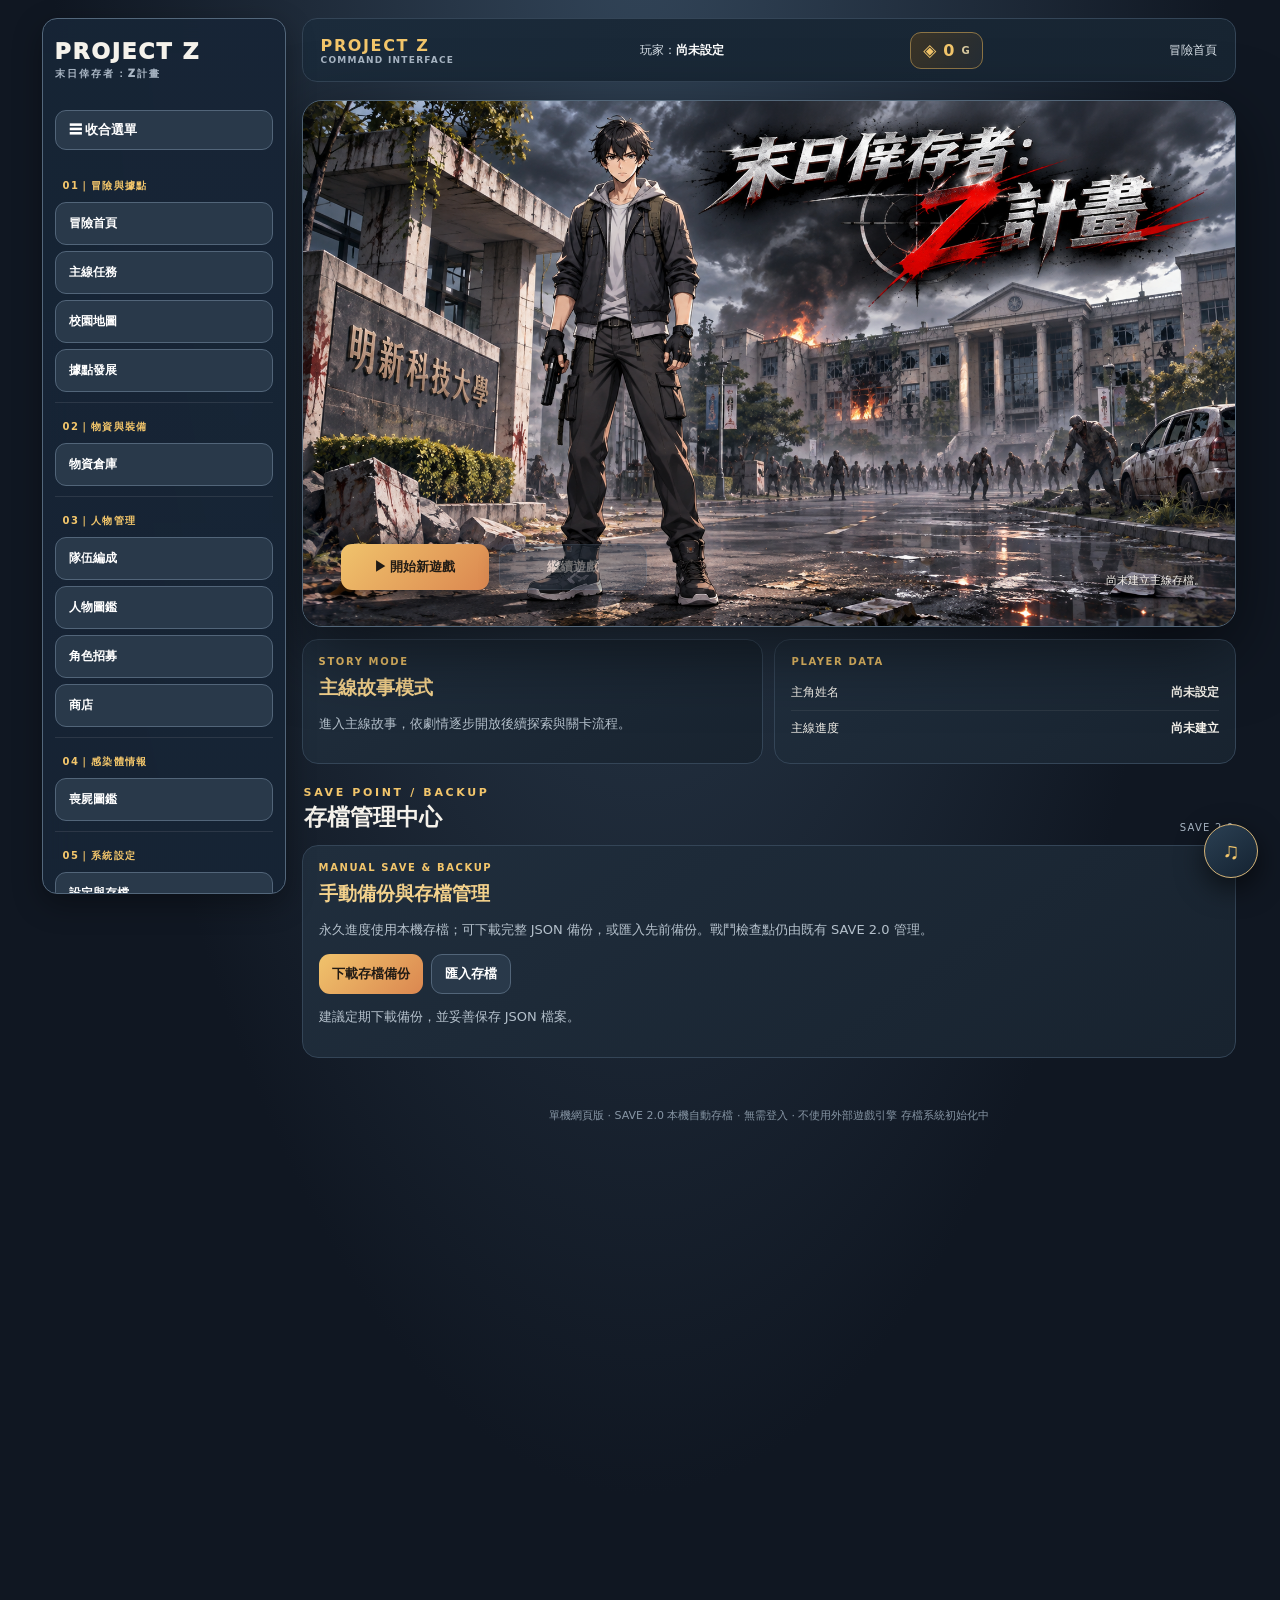
<file: battle-hud-test.html>
<!doctype html>
<html lang="zh-Hant"><head><meta charset="utf-8"><meta name="viewport" content="width=device-width,initial-scale=1,maximum-scale=1,user-scalable=no"><meta name="theme-color" content="#101722"><title>末日倖存者：Z計畫</title>
<style>
:root{--text:#f5f2eb}
.top{position:sticky;top:0;z-index:100;padding:12px 14px;margin:0 -2px 16px;background:linear-gradient(180deg,#172536f5,#172536e8);border:1px solid #53677b;border-radius:15px;backdrop-filter:blur(14px);box-shadow:0 10px 30px #0005}
.logo{color:#f5f2eb;text-decoration:none;white-space:nowrap}.nav{justify-content:flex-end}.nav .btn{font-size:12px;padding:9px 12px;white-space:nowrap}
.homeHero{min-height:560px;grid-template-columns:minmax(0,1fr) minmax(360px,.92fr);background:linear-gradient(115deg,#1d2c3b,#14202c 64%,#27343c)}
.homeHero .heroText{padding:clamp(22px,3.5vw,48px)}.heroKicker{font-size:10px;letter-spacing:.2em;color:#a8bacb;margin-top:12px}.homeHero h1{font-size:clamp(38px,5.2vw,66px);letter-spacing:.04em}.homeHero h1 span{color:var(--gold)}.heroLead{max-width:560px}.playerCard{margin:12px 0 0;text-align:left}.panelEyebrow{font-size:10px;font-weight:900;letter-spacing:.16em;color:var(--gold);margin-bottom:8px}.playerCard p{margin:7px 0;color:#b9c6d2}.nameRow{display:flex;gap:8px;flex-wrap:wrap;margin-top:8px}.nameRow input{flex:1;min-width:160px;padding:11px 12px;border:1px solid var(--line);border-radius:10px;background:#111d29;color:#fff}.heroActions{display:flex;gap:9px;flex-wrap:wrap;margin-top:15px}.heroActions .btn{padding:12px 16px}.secondaryAction{background:#31465a;border-color:#71869a}.heroFootnote{font-size:10px!important;color:#92a4b5!important;margin:8px 0 0!important}
.campusArt{min-height:560px;background:linear-gradient(180deg,#53636a 0%,#394d54 47%,#253641 100%);isolation:isolate}.campusArt:before{background:linear-gradient(180deg,#a9b4b31a,#15232b66),repeating-linear-gradient(90deg,transparent 0 62px,#ffffff0a 63px 65px),repeating-linear-gradient(0deg,transparent 0 62px,#ffffff0a 63px 65px)}
.sceneLabel{position:absolute;z-index:5;top:22px;left:22px;right:22px;display:flex;justify-content:space-between;gap:10px;color:#f3eee3;font-size:10px;letter-spacing:.12em;text-shadow:0 2px 8px #000}.sceneLabel b{color:#f3c66b}.campusBuilding{position:absolute;z-index:1;background:linear-gradient(90deg,#263945,#647078 48%,#344650);border:2px solid #8b9b9c66;box-shadow:0 16px 35px #0005;display:grid;gap:8px;padding:15px 12px;grid-template-columns:repeat(4,1fr)}.campusBuilding i{background:linear-gradient(145deg,#a9b8b455,#263d4a);border:1px solid #c3d0ce55;min-height:28px}.buildingBack{top:115px;left:7%;width:84%;height:190px;transform:perspective(600px) rotateX(-3deg);opacity:.88}.buildingFront{top:265px;left:16%;width:70%;height:175px;grid-template-columns:repeat(4,1fr);background:linear-gradient(90deg,#243743,#778087 48%,#2c3e48)}.campusGround{position:absolute;z-index:2;bottom:0;left:0;right:0;height:32%;background:linear-gradient(180deg,#34464b,#172a34)}.campusRoad{position:absolute;z-index:3;bottom:-8%;left:34%;width:34%;height:47%;background:linear-gradient(90deg,#36434a,#667176 48%,#36434a);clip-path:polygon(38% 0,62% 0,100% 100%,0 100%);opacity:.8}.sceneZombie{z-index:4;top:46%;left:18%;transform:scale(.68)}.zombieTwo{left:78%;top:40%;transform:scale(.78)}.survivor{position:absolute;z-index:6;bottom:8%;left:49%;width:112px;height:220px;transform:translateX(-50%);filter:drop-shadow(0 12px 14px #0009)}.survivorHead{position:absolute;top:0;left:34px;width:46px;height:52px;border-radius:48% 48% 42% 42%;background:linear-gradient(90deg,#b98768,#e0b18d 55%,#926b59);border:4px solid #273642}.survivorBody{position:absolute;top:47px;left:17px;width:80px;height:112px;border-radius:25px 25px 12px 12px;background:linear-gradient(90deg,#172b3c,#526476 48%,#203345);border:2px solid #718394}.survivorPack{position:absolute;top:61px;left:0;width:27px;height:83px;border-radius:10px;background:linear-gradient(90deg,#19252b,#59645d);border:2px solid #83908a}.survivorLeg{position:absolute;top:150px;width:29px;height:68px;background:linear-gradient(90deg,#18232e,#65717b 55%,#202d38);border-radius:8px}.legOne{left:22px;transform:rotate(3deg)}.legTwo{right:19px;transform:rotate(-3deg)}.sceneVignette{position:absolute;z-index:7;inset:0;pointer-events:none;background:linear-gradient(90deg,#07121b55,transparent 28%,transparent 75%,#07121b55),linear-gradient(0deg,#07121b66,transparent 38%)}.sceneCaption{position:absolute;z-index:8;bottom:18px;left:20px;display:flex;flex-direction:column;gap:5px;text-shadow:0 2px 8px #000}.sceneCaption b{font-size:11px;letter-spacing:.22em;color:#f3c66b}.sceneCaption span{font-size:11px;color:#e2e8eb}
.homeSectionHead{display:flex;justify-content:space-between;align-items:end;margin:22px 2px 12px}.homeSectionHead h2{margin:3px 0 0;font-size:23px}.homeSectionHead>small{color:var(--muted);font-size:10px;letter-spacing:.12em}.homeTiles{display:grid;grid-template-columns:repeat(4,minmax(0,1fr));gap:11px}.homeTile{min-width:0;text-align:left;display:flex;flex-direction:column;align-items:flex-start;gap:7px;padding:17px;border:1px solid #40566a;border-radius:15px;background:linear-gradient(145deg,#223548,#172431);color:#f5f2eb;cursor:pointer;transition:transform .18s,border-color .18s,background .18s}.homeTile:hover{transform:translateY(-2px);border-color:var(--gold);background:linear-gradient(145deg,#2b4358,#1b2a39)}.tileIcon{font-size:25px;color:var(--gold)}.homeTile b{font-size:14px}.homeTile small{font-size:11px;line-height:1.55;color:#aebdca;min-height:34px}.tileLink{font-size:10px;color:var(--gold);margin-top:4px}.homeInfoGrid{display:grid;grid-template-columns:1.2fr .8fr;gap:11px;margin-top:12px}.situationCard h3,.saveManager h3{margin:4px 0 8px;color:#f3d28c}.situationCard p,.saveManager p{font-size:12px;line-height:1.7;color:#b9c6d2}.infoTags{display:flex;gap:6px;flex-wrap:wrap}.infoTags span{font-size:10px;padding:5px 8px;border-radius:8px;background:#ffffff0d;color:#c6d4df}.statusLine{display:flex;justify-content:space-between;gap:8px;padding:9px 0;border-bottom:1px solid #ffffff12;font-size:12px}.statusLine:last-child{border:0}.statusReady{color:#83d7a0}.statusPending{color:#f3c66b}.saveHeading{scroll-margin-top:95px}.saveManager{margin-bottom:18px}.saveActions{display:flex;gap:8px;flex-wrap:wrap}
@media(max-width:900px){.homeHero{grid-template-columns:1fr}.campusArt{grid-row:1;min-height:350px}.homeTiles{grid-template-columns:repeat(2,minmax(0,1fr))}.homeInfoGrid{grid-template-columns:1fr}}
@media(max-width:760px){.top{top:0;margin:0 0 12px;padding:10px;gap:9px}.nav{width:100%;flex-wrap:nowrap;overflow-x:auto;justify-content:flex-start;padding-bottom:3px}.nav .btn{flex:0 0 auto;font-size:11px;padding:9px 10px}.homeHero{grid-template-columns:1fr}.campusArt{min-height:300px;grid-row:1}.homeHero .heroText{padding:21px}.homeTiles{grid-template-columns:1fr 1fr}.homeTile{padding:13px}.homeSectionHead h2{font-size:20px}}
@media(max-width:430px){.homeTiles{grid-template-columns:1fr}.heroActions .btn{width:100%}.sceneLabel{left:13px;right:13px;top:13px}}
:root{--bg:#101722;--panel:#1b2734;--line:#344557;--gold:#f3c66b;--red:#ef6872;--green:#83d7a0;--muted:#aab7c5}*{box-sizing:border-box}body{margin:0;background:radial-gradient(ellipse at 50% -10%,#33465a,#101722 65%);color:#f5f2eb;font-family:system-ui,"Noto Sans TC",sans-serif}.app{width:min(94vw,1600px);max-width:1600px;margin:0 auto;padding:clamp(10px,1.5vw,22px)}.top{display:flex;justify-content:space-between;align-items:center;gap:12px;margin-bottom:14px}.logo{font-weight:1000;letter-spacing:.08em;font-size:20px}.logo small{display:block;font-size:10px;color:#aab7c5;letter-spacing:.22em}.nav{display:flex;gap:7px;flex-wrap:wrap}.btn{border:1px solid #526579;border-radius:11px;background:#29394a;color:#fff;padding:10px 13px;font-weight:750;cursor:pointer}.btn.primary{background:linear-gradient(135deg,#f0c36c,#db8750);color:#211b15;border:0}.btn:disabled{opacity:.35}.btn.active{border-color:var(--gold);color:var(--gold)}.screen{display:none}.screen.active{display:block}.hero{border:1px solid #526579;border-radius:22px;overflow:hidden;min-height:520px;display:grid;grid-template-columns:1.1fr .9fr;background:linear-gradient(120deg,#202f3d,#17222e 60%,#3b3330);box-shadow:0 20px 70px #0006}.heroText{padding:clamp(24px,5vw,58px);display:flex;flex-direction:column;justify-content:center}.eyebrow{color:var(--gold);font-size:11px;letter-spacing:.24em;font-weight:900}.hero h1{font-size:clamp(38px,6vw,70px);line-height:1.05;margin:14px 0}.hero p{color:#c1cbd5;line-height:1.8;max-width:480px}.heroArt{position:relative;min-height:400px;background:radial-gradient(ellipse at 55% 48%,#69796a,#3c504e 35%,#222d36 70%);overflow:hidden}.heroArt:before{content:"";position:absolute;inset:0;background:repeating-linear-gradient(90deg,transparent 0 68px,#ffffff08 69px 71px),repeating-linear-gradient(0deg,transparent 0 68px,#ffffff08 69px 71px)}.sil{position:absolute;bottom:55px;width:82px;height:190px;border-radius:42px 42px 22px 22px;background:linear-gradient(90deg,#263340,#b8a18d 45%,#354454);box-shadow:0 15px 30px #0008}.sil:before{content:"";position:absolute;width:70px;height:70px;border-radius:50%;background:#e7c4a4;top:-48px;left:6px;border:7px solid #35414b}.sil:after{content:"";position:absolute;width:120px;height:15px;background:#202b35;top:62px;left:28px;transform:rotate(-18deg);border-radius:8px}.s1{left:18%;transform:scale(.85)}.s2{left:42%;z-index:2}.s3{left:67%;transform:scale(.92)}.zombie{position:absolute;width:42px;height:66px;border-radius:45% 45% 30% 30%;background:#758c75;box-shadow:inset 0 12px #a6b79a,0 10px 20px #0008;top:90px;left:15%}.zombie:after{content:"";position:absolute;width:6px;height:6px;background:#a62e3a;top:22px;left:12px;box-shadow:13px 0 #a62e3a}.z2{left:58%;top:45px;transform:scale(1.3)}.z3{left:80%;top:155px;transform:scale(.8)}.stats{display:flex;gap:9px;flex-wrap:wrap;margin:18px 0}.stat{background:#ffffff0d;border:1px solid #ffffff18;padding:9px 13px;border-radius:12px;color:#b9c5d0;font-size:12px}.stat b{color:var(--gold);font-size:17px;display:block}.sectionTitle{display:flex;justify-content:space-between;align-items:end;margin:8px 0 14px}.sectionTitle h2{margin:0;font-size:25px}.sectionTitle small{color:var(--muted)}.cards{display:grid;grid-template-columns:repeat(3,1fr);gap:12px}.card{background:linear-gradient(145deg,#202e3d,#18232f);border:1px solid var(--line);border-radius:16px;padding:16px}.card h3{margin:0 0 6px;color:#f4d28c}.card p{color:#b5c1cc;font-size:13px;line-height:1.6}.battleGrid{display:grid;grid-template-columns:minmax(0,1fr) minmax(270px,28%);gap:clamp(10px,1.2vw,18px);align-items:start}.arena{position:relative;width:100%;aspect-ratio:16/9;height:auto;min-height:0;border:2px solid #536779;border-radius:18px;overflow:hidden;background:#555d59}.arena canvas{width:100%;height:100%;display:block;touch-action:manipulation;cursor:crosshair}.skill:disabled{filter:saturate(.35);cursor:not-allowed}.unit.down .portrait{filter:grayscale(1);border-color:var(--red)}.unit.down .bar i{background:var(--red)}.hud{display:flex;gap:7px;flex-wrap:wrap;margin-bottom:10px;align-items:center}.hud span{white-space:nowrap}.hud span{background:#1b2937;border:1px solid var(--line);border-radius:9px;padding:7px 10px;font-size:12px}.side{display:flex;flex-direction:column;gap:10px;min-width:0}.panel{min-width:0}.panel{background:#1b2734;border:1px solid var(--line);border-radius:15px;padding:13px}.panel h3{margin:0 0 10px;color:var(--gold);font-size:14px}.unit{display:flex;align-items:center;gap:9px;margin:10px 0}.portrait{width:40px;height:44px;border-radius:11px;border:2px solid #d8bd8a;background:linear-gradient(145deg,#f0d0b0,#936f7b);display:grid;place-items:center;color:#302631;font-weight:900}.unitInfo{flex:1;font-size:12px}.unitInfo small{display:block;color:var(--muted);font-size:10px}.bar{height:5px;background:#43505d;border-radius:9px;margin-top:5px;overflow:hidden}.bar i{display:block;height:100%;background:var(--green)}.skills{display:grid;grid-template-columns:1fr 1fr;gap:7px}.skill{font-size:12px;padding:10px 4px}.skill small{display:block;color:#c8bda8;font-size:10px;margin-top:3px}.log{font-size:11px;color:#c1ccd6;line-height:1.55;max-height:120px;overflow:auto}.overlay{position:absolute;inset:0;display:flex;align-items:center;justify-content:center;background:#08111dcc;padding:18px;text-align:center}.overlay[hidden]{display:none}.dialog{max-width:370px;background:#1b2937;border:1px solid #607184;border-radius:18px;padding:24px;box-shadow:0 20px 60px #0009}.dialog h2{font-size:30px;margin:0 0 8px}.dialog p{color:#c0cbd5;line-height:1.65}.footer{color:#8796a5;text-align:center;font-size:11px;margin:14px}.mission{display:flex;gap:12px;align-items:center}.mission .badge{font-size:30px}.mission .btn{margin-left:auto}.notice{color:#9fb0bf;font-size:12px;line-height:1.6}@media(max-width:1050px){.app{width:96vw}.battleGrid{grid-template-columns:minmax(0,1fr) 250px}}@media(max-width:760px){.app{width:100%;padding:9px}.hero{grid-template-columns:1fr}.heroArt{min-height:260px;grid-row:1}.heroText{padding:24px}.battleGrid{grid-template-columns:1fr}.side{display:grid;grid-template-columns:1fr 1fr}.side .roster{grid-column:1/-1}.cards{grid-template-columns:1fr}.top{align-items:flex-start;flex-direction:column}.mission{align-items:flex-start}.mission .btn{margin-left:0}}

.archivePortraitWrap{width:100%;height:250px;margin:0 0 12px;border:1px solid #53677b;border-radius:12px;background:radial-gradient(ellipse at center,#344657 0%,#172330 75%);display:flex;align-items:center;justify-content:center;overflow:hidden}.archivePortrait{display:block;width:100%;height:100%;object-fit:contain;object-position:center bottom}.archiveMainSlot{min-height:0}.archivePortraitDetail{height:min(560px,70vh);max-width:520px;margin:10px auto 16px}.archivePortraitDetail .archivePortrait{object-fit:contain}
.archiveProfileTabs{display:flex;gap:8px;flex-wrap:wrap;margin:12px 0}.archiveProfileTabs .btn{flex:1;min-width:110px}.archiveProfilePane{min-width:0}.archiveSkillPanel{margin:0;padding:18px;border:1px solid #65788b;border-radius:15px;background:linear-gradient(145deg,#1b2a38,#121e29)}
.unifiedSkillPanel{display:flex;flex-direction:column;gap:12px}.unifiedSkillSummary h4{margin:0 0 5px}.unifiedSkillSummary p{margin:0;color:#9eafbf;font-size:13px}.unifiedSkillPanel h5{margin:4px 0 0;font-size:14px;color:#f1c66f}.unifiedSkillTiers{display:grid;grid-template-columns:1fr;gap:8px}.unifiedSkillTier{padding:10px 12px;border:1px solid rgba(255,255,255,.10);border-radius:10px;background:rgba(255,255,255,.025)}.unifiedSkillTier.unlocked{border-color:rgba(94,190,145,.38);background:rgba(54,130,92,.09)}.unifiedSkillTier.current{box-shadow:inset 3px 0 #e7bd70;border-color:rgba(231,189,112,.55)}.unifiedSkillLevel{color:#f1c66f}.unifiedSkillBadge{font-size:12px;color:#f1c66f;border:1px solid rgba(241,198,111,.35);background:rgba(241,198,111,.08);border-radius:999px;padding:5px 10px;white-space:nowrap}.unifiedSkillProgress{height:7px;border-radius:99px;background:rgba(255,255,255,.1);overflow:hidden}.unifiedSkillProgress span{display:block;height:100%;border-radius:inherit;background:linear-gradient(90deg,#36b982,#e7bd70);transition:width .2s ease}.unifiedSkillTierHead{display:flex;justify-content:space-between;align-items:center;gap:10px;font-size:13px}.unifiedSkillTierHead span{font-size:11px;color:#9eafbf;white-space:nowrap}.unifiedSkillTier.unlocked .unifiedSkillTierHead span{color:#8bd5aa}.unifiedSkillTier p{margin:6px 0 0;color:#c5d0dc;font-size:13px;line-height:1.55}.unifiedSkillCurrent{padding:11px 13px;border-radius:10px;background:rgba(241,198,111,.08);border:1px solid rgba(241,198,111,.22)}.unifiedSkillCurrent h5{margin:0 0 7px}.unifiedSkillCurrent ul{margin:0;padding-left:19px;color:#d9e2eb;font-size:13px;line-height:1.65}.unifiedSkillRule{margin:0;color:#9eafbf;font-size:12px;line-height:1.6}.unifiedSkillUpgrade{display:flex;justify-content:space-between;align-items:center;gap:12px;padding-top:10px;border-top:1px solid rgba(255,255,255,.1)}.unifiedSkillUpgrade span{font-size:13px;font-weight:700}.unifiedSkillUpgrade small{display:block;margin-top:4px;color:#9eafbf;font-weight:400}.unifiedSkillNotice{margin:0;padding:10px 12px;border-radius:9px;background:rgba(255,255,255,.04);color:#c5d0dc;font-size:13px}@media(max-width:640px){.unifiedSkillUpgrade{align-items:stretch;flex-direction:column}.unifiedSkillUpgrade .btn{width:100%}}
.skillDialog{position:fixed;inset:0;z-index:1600;display:flex;align-items:center;justify-content:center;padding:clamp(10px,3vw,30px);background:#050b12d9;backdrop-filter:blur(9px);animation:skillDialogFade .18s ease-out}
.skillDialog[hidden]{display:none}
.skillDialogWindow{width:min(900px,96vw);max-height:min(90vh,900px);display:flex;flex-direction:column;overflow:hidden;border:1px solid #71869a;border-radius:20px;background:linear-gradient(145deg,#223346,#111d29);box-shadow:0 28px 90px #000c;animation:skillDialogRise .22s ease-out}
.skillDialogHeader,.skillDialogFooter{display:flex;align-items:center;justify-content:space-between;gap:12px;padding:14px 18px;background:#101b27;border-bottom:1px solid #ffffff18}
.skillDialogHeader strong{color:#f3d18a;font-size:18px}.skillDialogHeader small{display:block;color:#aab7c5;font-size:10px;letter-spacing:.12em;margin-top:3px}
.skillDialogClose{width:38px;height:38px;border:1px solid #607488;border-radius:10px;background:#26394b;color:#fff;font-size:24px;cursor:pointer}
.skillDialogBody{padding:clamp(12px,2.5vw,24px);overflow:auto;overscroll-behavior:contain}
.skillDialogFooter{justify-content:flex-end;border-top:1px solid #ffffff18;border-bottom:0}
.skillDialogBody .archiveSkillPanel{margin:0}
@keyframes skillDialogFade{from{opacity:0}to{opacity:1}}
@keyframes skillDialogRise{from{opacity:.7;transform:translateY(14px) scale(.985)}to{opacity:1;transform:translateY(0) scale(1)}}
@media(max-width:600px){.skillDialog{padding:8px;align-items:flex-end}.skillDialogWindow{width:100%;max-height:94vh;border-radius:18px 18px 12px 12px}.skillDialogHeader,.skillDialogFooter{padding:11px 13px}.skillProgress{grid-template-columns:repeat(2,minmax(0,1fr))}.skillDialogBody{padding:12px}}
.archiveSkillPanel h4{margin:0 0 8px;color:#f3d18a;font-size:17px}
.archiveSkillPanel p{margin:6px 0}
.skillProgress{display:grid;grid-template-columns:repeat(5,minmax(0,1fr));gap:8px;margin:14px 0}
.skillTier{padding:10px 7px;border:1px solid #526579;border-radius:10px;background:#111d28;text-align:center;font-size:11px}
.skillTier.active{border-color:#e7bd70;background:#3a3020}
.skillTier strong{display:block;color:#f1d18e;font-size:13px;margin-bottom:4px}
.skillUpgradeAction{display:flex;align-items:center;justify-content:space-between;gap:12px;flex-wrap:wrap;margin-top:12px}
.skillUpgradeAction .btn{min-width:170px}
@media(max-width:560px){.skillProgress{grid-template-columns:repeat(2,minmax(0,1fr))}}
.archiveGrid{display:grid;grid-template-columns:repeat(3,minmax(0,1fr));gap:12px}.zombieArchiveSummary{display:flex;justify-content:space-between;align-items:center;gap:18px;margin-bottom:14px}.zombieArchiveSummary h3{color:var(--gold);margin:0 0 6px}.zombieArchiveSummary p{color:var(--muted);font-size:12px;line-height:1.6;margin:0}.zombieArchiveStats{display:grid;grid-template-columns:repeat(4,minmax(64px,1fr));gap:8px}.zombieArchiveStats span{display:grid;gap:3px;padding:10px 12px;border:1px solid var(--line);border-radius:10px;background:#101c28;text-align:center}.zombieArchiveStats b{color:var(--gold);font-size:19px}.zombieArchiveStats small{color:var(--muted);font-size:10px}.zombieArchiveTabs{display:flex;gap:8px;overflow-x:auto;padding:2px 1px 10px;margin-bottom:12px;scrollbar-width:thin}.zombieArchiveTab{flex:0 0 auto;border:1px solid var(--line);border-radius:10px;padding:9px 13px;background:#172330;color:#c1cbd5;font:inherit;font-size:12px;font-weight:750;cursor:pointer;white-space:nowrap}.zombieArchiveTab[aria-pressed="true"]{border-color:var(--gold);background:#d9a84e22;color:var(--gold)}.zombieArchiveGrid{display:grid;grid-template-columns:repeat(3,minmax(0,1fr));gap:12px}.zombieArchiveCard{display:grid;grid-template-columns:118px minmax(0,1fr);gap:12px;align-items:center;min-height:166px;padding:12px;border:1px solid var(--line);border-radius:15px;background:linear-gradient(145deg,#202e3d,#18232f)}.zombieArchiveArt{height:142px;display:flex;align-items:center;justify-content:center;border-radius:10px;background:radial-gradient(ellipse at center,#43505a,#1b2734 72%);overflow:hidden}.zombieArchiveArt img{width:100%;height:100%;object-fit:contain;filter:drop-shadow(0 7px 9px #0008)}.zombieArchiveCard.locked .zombieArchiveArt img{filter:brightness(0)}.zombieArchiveInfo h3{margin:0 0 5px;color:#f3d28f;font-size:15px}.zombieArchiveInfo p{margin:5px 0;color:#b5c1cc;font-size:11px;line-height:1.55}.zombieArchiveInfo .archiveTag{margin:2px 0}.zombieArchiveReward{color:var(--gold);font-weight:850;font-size:12px;display:flex;align-items:center;flex-wrap:wrap;column-gap:18px;row-gap:10px;margin-top:16px}.zombieClaimBtn{margin:0;padding:12px 20px;min-height:44px;font-size:12px;line-height:1.2;white-space:nowrap;flex:0 0 auto}.zombieArchiveCard.locked .zombieArchiveReward{color:#9aa8b5}@media(max-width:650px){.zombieArchiveReward{flex-direction:column;align-items:flex-start;row-gap:10px}.zombieClaimBtn{margin-top:0}}@media(max-width:1050px){.zombieArchiveGrid{grid-template-columns:repeat(2,minmax(0,1fr))}.zombieArchiveSummary{align-items:flex-start;flex-direction:column}}@media(max-width:650px){.zombieArchiveGrid{grid-template-columns:1fr}.zombieArchiveCard{grid-template-columns:104px minmax(0,1fr)}.zombieArchiveStats{width:100%;grid-template-columns:repeat(4,minmax(0,1fr))}.zombieArchiveStats span{padding:8px 4px}}.archiveSlot{background:linear-gradient(145deg,#202e3d,#18232f);border:1px solid var(--line);border-radius:16px;padding:15px;min-height:160px}.archiveSlot h3{margin:0 0 8px;color:#f4d28c}.archiveSlot p{font-size:12px;color:#b5c1cc;line-height:1.6}.archiveIcon{width:58px;height:66px;border:1px solid #627488;border-radius:13px;background:linear-gradient(145deg,#344657,#1a2632);display:grid;place-items:center;font-size:26px;margin-bottom:10px}.archiveTools{display:grid;grid-template-columns:minmax(0,1fr) minmax(0,2fr);gap:12px;align-items:start}.archiveChoice{border:1px solid var(--line);border-radius:14px;padding:14px;background:#172330}.archiveChoice h3{color:var(--gold);margin:0 0 8px}.archiveChoice p{font-size:13px;line-height:1.65;color:#c1cbd5}.archiveChoice .btn{margin-top:8px}.archiveMeta{font-size:11px;color:var(--muted)}.archiveSlot.selected{border-color:var(--gold);box-shadow:0 0 0 1px #f3c66b44}.archiveTag{display:inline-block;padding:4px 8px;border-radius:8px;background:#ffffff12;color:#d8cba9;font-size:10px;margin:2px}@media(max-width:760px){.archiveGrid{grid-template-columns:repeat(2,minmax(0,1fr))}.archiveTools{grid-template-columns:1fr}}

.storyIntro{display:grid;grid-template-columns:1.2fr .8fr;gap:12px;margin-bottom:14px}.storyPanel{background:linear-gradient(145deg,#202e3d,#18232f);border:1px solid var(--line);border-radius:16px;padding:16px}.storyPanel h3{margin:0 0 8px;color:#f4d28c}.storyPanel p{color:#b5c1cc;font-size:13px;line-height:1.7}.storyMap{display:grid;grid-template-columns:repeat(4,minmax(0,1fr));gap:9px}.storyArea{border:1px solid var(--line);border-radius:13px;padding:12px;background:#172330;min-height:105px}.storyArea b{display:block;color:#f4d28c;margin:5px 0}.storyArea small{color:var(--muted);line-height:1.5}.storyArea .areaState{font-size:10px;color:#9fc6df}.storyMissions{display:grid;grid-template-columns:repeat(2,minmax(0,1fr));gap:9px}.storyArea.selected{border-color:var(--gold);box-shadow:0 0 0 1px #f3c66b44}.storyMission.areaMatch{border-color:var(--gold);box-shadow:0 0 0 1px #f3c66b33}.storyMission button:disabled{opacity:.45;cursor:not-allowed}.storyMission{background:#172330;border:1px solid var(--line);border-radius:12px;padding:12px}.storyMission b{color:#f4d28c}.storyMission p{font-size:12px;color:#b5c1cc;line-height:1.6;margin:6px 0}.storyMission small{color:#9eacba}.storyMissionActions{display:flex;align-items:center;justify-content:space-between;gap:8px;flex-wrap:wrap;margin-top:10px}.missionMeta{display:block;color:#9fc6df;font-size:10px;margin:5px 0}.missionGroupHead{grid-column:1/-1;display:flex;align-items:center;justify-content:space-between;margin:8px 0 0;padding:9px 12px;border-left:3px solid var(--gold);background:#ffffff08;color:#f4d28c}.missionGroupHead small{color:var(--muted);font-size:10px}.missionSubGrid{grid-column:1/-1;display:grid;grid-template-columns:repeat(3,minmax(0,1fr));gap:10px}.missionSubGrid .card{min-width:0}.storyNote{border-left:3px solid var(--gold);padding:9px 12px;background:#ffffff08;color:#c4ced7;font-size:12px;line-height:1.7}.storyProgressBar{margin:0 0 12px;padding:12px 14px;border:1px solid var(--line);border-radius:12px;background:#172330}.storyProgressBar>div:first-child{display:flex;justify-content:space-between;gap:10px;color:#dce5ed;font-size:12px;margin-bottom:8px}.storyProgressBar span{color:var(--gold)}.storyProgressTrack{height:6px;border-radius:99px;background:#344557;overflow:hidden}.storyProgressTrack i{display:block;width:0;height:100%;background:linear-gradient(90deg,#d89b45,#f3d18a);border-radius:99px;transition:width .25s}.storyMission{display:flex;flex-direction:column;gap:8px;min-height:150px;padding:14px}.storyMissionHead{display:flex;align-items:center;justify-content:space-between;gap:8px}.storyMissionTitle{font-weight:800;color:#f4d28c}.storyMissionState{font-size:10px;color:#9fc6df;border:1px solid #52677b;border-radius:99px;padding:3px 8px;white-space:nowrap}.storyMissionState.done{color:#9de0b2;border-color:#47765b}.storyMissionSummary{font-size:12px;color:#c3ced8;line-height:1.5;margin:0}.storyMissionMeta{display:flex;justify-content:space-between;gap:8px;flex-wrap:wrap;color:#9eacba;font-size:10px}.storyMissionActions{display:flex;justify-content:space-between;align-items:center;gap:8px;margin-top:auto;padding-top:8px;border-top:1px solid #ffffff12}.storyMissionActions .btn{padding:8px 12px;font-size:12px}.missionDetailDialog{position:fixed;inset:0;z-index:10020;display:grid;place-items:center;padding:18px;background:#050a10d9;backdrop-filter:blur(8px)}.missionDetailDialog[hidden]{display:none}.missionDetailWindow{width:min(680px,96vw);max-height:min(82vh,760px);overflow:auto;border:1px solid #596e82;border-radius:18px;background:linear-gradient(145deg,#202e3d,#111b27);box-shadow:0 24px 90px #000b;padding:clamp(18px,3vw,28px)}.missionDetailTop{display:flex;align-items:flex-start;justify-content:space-between;gap:12px}.missionDetailTop small{color:var(--gold);font-size:10px;letter-spacing:.12em}.missionDetailTop h2{margin:6px 0 14px;font-size:clamp(21px,3vw,28px)}.missionDetailClose{border:1px solid #63778b;background:#ffffff10;color:#fff;border-radius:9px;width:34px;height:34px;font-size:20px;cursor:pointer}.missionDetailBody{color:#d0d9e1;font-size:13px;line-height:1.85;white-space:pre-line}.missionDetailFacts{display:grid;grid-template-columns:repeat(2,minmax(0,1fr));gap:8px;margin:16px 0}.missionDetailFact{border:1px solid #3b5064;border-radius:10px;padding:10px;background:#0c1620;color:#aebdca;font-size:11px}.missionDetailFact b{display:block;color:#f3c66b;margin-bottom:3px}.missionDetailActions{display:flex;justify-content:flex-end;gap:8px;flex-wrap:wrap;margin-top:18px}@media(max-width:760px){.storyMissionActions{align-items:center}.storyMissionActions .btn{width:auto;flex:1}.missionDetailFacts{grid-template-columns:1fr}.storyMission{min-height:0}}@media(max-width:900px){.missionSubGrid{grid-template-columns:repeat(2,minmax(0,1fr))}}@media(max-width:760px){.storyIntro{grid-template-columns:1fr}.storyMap{grid-template-columns:repeat(2,minmax(0,1fr))}.storyMissions{grid-template-columns:1fr}.missionSubGrid{grid-template-columns:1fr}.storyMissionActions{align-items:stretch}.storyMissionActions .btn{width:100%}}

.storyCutscene{position:fixed;inset:0;z-index:9999;background:radial-gradient(ellipse at 50% 35%,#26394b,#070d14 78%);display:flex;align-items:center;justify-content:center;padding:20px}.storyCutscene[hidden]{display:none}.storyCutsceneBox{width:min(760px,96vw);border:1px solid #718397;border-radius:20px;background:linear-gradient(145deg,#202f3e,#111b27);padding:clamp(22px,5vw,44px);box-shadow:0 25px 90px #000b}.storyCutsceneEyebrow{color:var(--gold);font-size:11px;letter-spacing:.2em;font-weight:900}.storyCutsceneBox h2{font-size:clamp(25px,4vw,38px);margin:12px 0}.storyCutsceneBox p{font-size:clamp(15px,2vw,18px);line-height:2;color:#d4dde5;min-height:100px;white-space:pre-line}.storyCutsceneFooter{display:flex;justify-content:space-between;align-items:center;gap:12px;flex-wrap:wrap;margin-top:22px}.storyCutsceneFooter small{color:#9eacba}
/* PROJECT Z UI 1.0 · Fixed desktop rail and mobile bottom navigation */
.app{display:grid;grid-template-columns:230px minmax(0,1fr);align-items:start;gap:16px}.top{grid-column:1;grid-row:1 / span 20;position:sticky;top:12px;height:calc(100vh - 24px);display:flex;flex-direction:column;align-items:stretch;justify-content:flex-start;padding:18px 12px}.logo{white-space:normal;margin-bottom:18px}.nav{display:flex;flex-direction:column;align-items:stretch;justify-content:flex-start;gap:8px}.nav .btn{text-align:left;padding:12px 13px}.screen{grid-column:2}.screen.active{min-width:0}.homeHero{grid-template-columns:minmax(0,1fr) minmax(300px,.92fr)}.homeTiles{grid-template-columns:repeat(2,minmax(0,1fr))}.homeInfoGrid{grid-template-columns:1.2fr .8fr}.missionSubGrid{grid-template-columns:repeat(2,minmax(0,1fr))}
@media(max-width:1050px){.app{grid-template-columns:190px minmax(0,1fr);gap:12px}.top{padding:14px 9px}.nav .btn{font-size:11px;padding:10px 9px}.homeHero{grid-template-columns:1fr}.campusArt{grid-row:1}.homeInfoGrid{grid-template-columns:1fr}}
@media(max-width:760px){.app{display:block;padding:9px 9px 92px}.top{position:fixed;left:9px;right:9px;bottom:8px;top:auto;z-index:1000;height:auto;display:block;padding:8px;margin:0;border-radius:14px;background:#172536f5;box-shadow:0 10px 30px #0009}.logo{display:none}.nav{display:flex;flex-direction:row;flex-wrap:nowrap;overflow-x:auto;justify-content:flex-start;gap:6px;padding:0 0 2px}.nav .btn{flex:0 0 auto;text-align:center;padding:10px 11px;font-size:11px}.screen{width:100%}.homeHero{grid-template-columns:1fr}.homeTiles{grid-template-columns:repeat(2,minmax(0,1fr))}.missionSubGrid{grid-template-columns:1fr}}
@media(max-width:430px){.homeTiles{grid-template-columns:1fr}.nav .btn{font-size:10px;padding:9px 10px}}
.top{display:grid;grid-template-columns:220px minmax(0,1fr);align-items:center;gap:16px}.nav{justify-content:flex-end;gap:7px}.storyArea{min-height:116px;color:inherit;text-align:left;cursor:pointer;width:100%;font:inherit}.storyArea:hover,.storyArea:focus-visible{border-color:var(--gold);background:#223548}#combatRosterCards{grid-template-columns:repeat(5,minmax(0,1fr));gap:8px}#combatRosterCards .card{text-align:center;padding:10px}#combatRosterCards .portrait{margin:0 auto 8px}.screen{animation:screenFade .22s ease both}@keyframes screenFade{from{opacity:.55;transform:translateY(4px)}to{opacity:1;transform:translateY(0)}}@media(max-width:1050px){.top{grid-template-columns:1fr}#combatRosterCards{grid-template-columns:repeat(3,minmax(0,1fr))}}@media(max-width:760px){.top{display:flex;flex-direction:column;align-items:stretch}.nav{width:100%;display:flex;flex-wrap:nowrap;overflow-x:auto;justify-content:flex-start}.nav .btn{flex:0 0 auto}#combatRosterCards{grid-template-columns:repeat(2,minmax(0,1fr))}.storyMissions{grid-template-columns:1fr}}@media(max-width:430px){.nav .btn{font-size:11px;padding:9px 10px}}

/* PROJECT Z UI FINAL 1.1 */
.app{width:96%;max-width:1800px;grid-template-columns:240px minmax(0,1fr);gap:18px;padding:18px}
.top{grid-column:1;grid-row:1 / span 30;display:flex;flex-direction:column;align-items:stretch;justify-content:flex-start;position:sticky;top:12px;height:calc(100vh - 24px);overflow:auto;padding:18px 12px}
.logo{white-space:normal;margin:0 0 16px}
.railToggle{display:block;margin:0 0 12px;text-align:left}
.nav{display:flex;flex-direction:column;align-items:stretch;justify-content:flex-start;gap:12px}
.navGroup{display:flex;flex-direction:column;gap:5px;padding:0 0 10px;border-bottom:1px solid #ffffff16}
.navGroupTitle{padding:5px 9px;color:var(--gold);font-size:10px;font-weight:900;letter-spacing:.12em}
.nav .btn{text-align:left;white-space:normal;padding:10px 11px;font-size:12px}
.nav .navPlanned{opacity:.48;cursor:not-allowed;border-style:dashed}.baseFeatureGrid{display:grid;grid-template-columns:repeat(3,minmax(0,1fr));gap:12px;margin-top:12px}.baseState{display:inline-block;color:#f3c66b;font-size:11px;border:1px solid #8b7041;border-radius:8px;padding:5px 8px}@media(max-width:900px){.baseFeatureGrid{grid-template-columns:repeat(2,minmax(0,1fr))}}@media(max-width:560px){.baseFeatureGrid{grid-template-columns:1fr}}
.globalStatus{grid-column:2;grid-row:1;min-height:64px;display:flex;align-items:center;justify-content:space-between;gap:14px;padding:12px 18px;margin-bottom:0;border:1px solid var(--line);border-radius:15px;background:linear-gradient(110deg,#1b2b3b,#172431);color:#dce4eb}
.globalStatus small{display:block;color:var(--muted);font-size:9px;letter-spacing:.14em}
.statusBrand{font-weight:900;color:var(--gold);letter-spacing:.1em}
.globalPlayer,.globalContext{font-size:12px}
.globalPlayer b{color:#fff}
.globalGold{display:flex;align-items:center;gap:7px;padding:8px 12px;border:1px solid #8c7445;border-radius:11px;background:linear-gradient(120deg,#3b3426,#252d35);color:var(--gold);font-weight:900;white-space:nowrap;font-variant-numeric:tabular-nums}
.globalGold .goldIcon{font-size:17px;line-height:1}.globalGold small{display:inline;color:#d8c99f;font-size:10px;letter-spacing:.08em}
.screen{grid-column:2;grid-row:2;min-width:0}
.footer{grid-column:2;grid-row:3}
.app.rail-collapsed{grid-template-columns:72px minmax(0,1fr)}
.rail-collapsed .top{padding:14px 7px}
.rail-collapsed .logo{font-size:0}
.rail-collapsed .logo small{font-size:0}
.rail-collapsed .railToggle{font-size:0;text-align:center;padding:10px 4px}
.rail-collapsed .railToggle:after{content:"☰";font-size:17px}
.rail-collapsed .navGroupTitle{font-size:0;padding:3px}
.rail-collapsed .nav .btn{font-size:0;text-align:center;padding:10px 3px}
.rail-collapsed .nav .btn:before{content:"•";font-size:18px}
@media(max-width:1050px){.app{grid-template-columns:205px minmax(0,1fr);gap:12px}.top{padding:14px 9px}.globalStatus{flex-wrap:wrap}}
@media(max-width:760px){.app{display:block;width:100%;padding:9px 9px 92px}.top{position:fixed;left:9px;right:9px;bottom:8px;top:auto;z-index:1000;height:auto;max-height:42vh;display:block;padding:8px;margin:0;overflow:auto}.logo{display:none}.railToggle{display:none}.nav{display:flex;flex-direction:row;flex-wrap:nowrap;overflow-x:auto;gap:6px}.navGroup{flex:0 0 auto;display:flex;flex-direction:row;align-items:center;border:0;padding:0;gap:5px}.navGroupTitle{display:none}.nav .btn{flex:0 0 auto;text-align:center;padding:10px;font-size:11px}.nav .navPlanned{display:none}.globalStatus{min-height:52px;margin-bottom:12px;padding:10px}.screen{width:100%}.footer{margin-bottom:10px}}


/* PROJECT Z MAIN MENU FINAL 2026-11 */
.app{width:min(96vw,1800px);max-width:1800px;grid-template-columns:240px minmax(0,1fr);gap:18px}
.top{grid-template-columns:1fr;align-items:stretch;gap:14px;min-width:0}
.logo{font-size:22px;line-height:1.35}
.nav{display:flex;flex-direction:column;align-items:stretch;justify-content:flex-start;gap:14px}
.navGroup{display:flex;flex-direction:column;gap:6px;padding-bottom:10px;border-bottom:1px solid #ffffff18}
.navGroupTitle{font-size:10px;letter-spacing:.14em;color:var(--gold);font-weight:900;padding:3px 8px}
.nav .btn{text-align:left;width:100%;padding:12px 13px}
.nav .btn.active{background:linear-gradient(100deg,#59472b,#29394a);border-color:var(--gold);color:#ffe0a0}
.homeHero{grid-template-columns:minmax(0,48fr) minmax(0,52fr);min-height:580px}
.homeHero .heroText{min-width:0}
.homeHero .heroArt,.campusArt{min-height:580px}
.homeHero .heroActions{display:flex;gap:10px;flex-wrap:wrap;margin-top:22px}
.homeHero .heroActions .btn{min-width:160px;padding:14px 18px}
.homeHero .heroFootnote{font-size:11px;color:#9fb0bf;margin-top:12px}
.homeHero h1{font-size:clamp(34px,4.2vw,58px)}
.homeHero .heroLead{font-size:14px;line-height:1.9}
.homeInfoGrid{grid-template-columns:1fr 1fr}
#newGameDialog{position:fixed;inset:0;z-index:12000;background:#050b12d9;display:none;align-items:center;justify-content:center;padding:18px}
#newGameDialog.open{display:flex}
.newGameBox{width:min(520px,96vw);background:linear-gradient(145deg,#223548,#121e2b);border:1px solid #6b8094;border-radius:20px;padding:26px;box-shadow:0 24px 90px #000b}
.newGameBox h2{margin:0 0 6px;color:#f5d28d}.newGameBox p{color:#c0ccd7;line-height:1.7;font-size:13px}
.newGameBox label{display:block;color:#f0d59b;font-size:12px;margin:18px 0 7px}
.newGameBox input{width:100%;padding:13px;border:1px solid #536b80;border-radius:10px;background:#101b27;color:white;font-size:16px}
.newGameActions{display:flex;gap:9px;justify-content:flex-end;flex-wrap:wrap;margin-top:20px}
#continueGame:disabled{opacity:.38;cursor:not-allowed}
@media(max-width:1050px){.app{grid-template-columns:205px minmax(0,1fr)}.homeHero{grid-template-columns:1fr}.homeHero .heroArt{grid-row:1;min-height:380px}}
@media(max-width:760px){.app{display:block;padding:9px 9px 92px}.top{position:fixed;left:9px;right:9px;bottom:8px;top:auto;z-index:1000;height:auto;display:block;padding:8px;margin:0;border-radius:14px;background:#172536f5}.logo{display:none}.nav{display:flex;flex-direction:row;flex-wrap:nowrap;overflow-x:auto;gap:6px}.navGroup{display:flex;flex-direction:row;flex:0 0 auto;border:0;padding:0;gap:5px}.navGroupTitle{display:none}.nav .btn{width:auto;flex:0 0 auto;padding:10px;font-size:11px}.homeHero{grid-template-columns:1fr}.homeHero .heroArt{grid-row:1;min-height:330px}.homeHero .heroText{padding:22px}.homeInfoGrid{grid-template-columns:1fr}}
#recruitment .cards{grid-template-columns:repeat(3,minmax(0,1fr))}#recruitment .card{min-width:0}#recruitment .log{max-height:260px;overflow:auto;white-space:pre-line;line-height:1.8}@media(max-width:760px){#recruitment .cards{grid-template-columns:1fr}}
/* CHARACTER ARCHIVE COMPACT LIST + IN-PAGE PROFILE */
#archiveSlots.archiveGrid{grid-template-columns:repeat(3,minmax(0,1fr));gap:10px;align-items:stretch}
#archiveSlots .archiveSlot{display:grid;grid-template-columns:minmax(105px,34%) minmax(0,1fr);align-items:center;gap:12px;min-height:0;padding:12px}
#archiveSlots .archivePortraitWrap{width:100%;max-width:170px;height:210px;margin:0 auto;border-radius:10px}
#archiveSlots .archiveIcon{width:100%;max-width:170px;height:210px;margin:0 auto;font-size:38px}
#archiveSlots .archivePortrait{width:100%;height:100%;object-fit:contain;object-position:center bottom}
#archiveSlots .archiveSlotInfo{min-width:0}
#archiveSlots .archiveSlot h3{margin:0 0 7px}
#archiveSlots .archiveSlot p{margin:7px 0;font-size:11px}
#archiveSlots.archiveDetailView{display:block}
#archiveSlots .archiveDetailCard{display:grid;grid-template-columns:minmax(220px,40%) minmax(0,1fr);gap:22px;align-items:center;padding:18px;border:1px solid var(--line);border-radius:16px;background:linear-gradient(145deg,#202e3d,#18232f)}
#archiveSlots .archivePortraitDetail{width:100%;max-width:360px;height:min(56vh,520px);margin:0 auto}
#archiveSlots .archiveDetailPlaceholder{min-height:300px;display:grid;place-items:center;border:1px solid var(--line);border-radius:12px;background:#172330;font-size:56px;color:var(--muted)}
#archiveSlots .archiveDetailInfo h3{font-size:24px;margin:10px 0}
#archiveSlots .archiveDetailInfo p{color:#c1cbd5;font-size:13px;line-height:1.8}
@media(max-width:1050px){#archiveSlots.archiveGrid{grid-template-columns:repeat(2,minmax(0,1fr))}#archiveSlots .archiveSlot{grid-template-columns:1fr}#archiveSlots .archivePortraitWrap,#archiveSlots .archiveIcon{height:190px}}
@media(max-width:760px){#archiveSlots.archiveGrid{grid-template-columns:repeat(2,minmax(0,1fr));gap:8px}#archiveSlots .archiveSlot{padding:9px}#archiveSlots .archivePortraitWrap,#archiveSlots .archiveIcon{height:160px}#archiveSlots .archiveDetailCard{grid-template-columns:1fr;gap:12px}#archiveSlots .archivePortraitDetail{height:48vh}}

/* Character archive profile: stable portrait column and independently scrolling content */
.archiveIntro{margin:0 0 12px;color:#aebdca;font-size:13px}
.archiveRules h3{margin-bottom:6px}.archiveRules p{margin:0;color:#aebdca;font-size:13px;line-height:1.65}
#archiveSlots .archiveDetailCard{grid-template-columns:minmax(240px,38%) minmax(0,1fr);align-items:stretch;min-height:560px}
#archiveSlots .archiveDetailVisual{position:sticky;top:16px;align-self:start;height:min(68vh,600px);min-height:420px;display:flex;align-items:center;justify-content:center}
#archiveSlots .archivePortraitDetail{width:100%;height:100%;max-width:360px;max-height:600px;margin:0}
#archiveSlots .archivePortraitDetail .archivePortrait{object-fit:contain;object-position:center center}
#archiveSlots .archiveDetailInfo{min-width:0;display:flex;flex-direction:column;min-height:520px}
#archiveSlots .archiveDetailInfo h3{flex:0 0 auto}
#archiveSlots .archiveProfileTabs{flex:0 0 auto;position:sticky;top:0;z-index:2;padding:6px 0;background:#1b2937}
#archiveSlots .archiveProfilePane{min-height:360px;max-height:min(62vh,620px);overflow:auto;overscroll-behavior:contain;padding:4px 8px 12px 0}
#archiveSlots .archiveProfileData{min-height:320px}
#archiveSlots .archiveBackRow{flex:0 0 auto;padding-top:10px}
#archiveSlots .archiveSkillPanel{margin:0}
@media(max-width:1050px){#archiveSlots .archiveDetailCard{grid-template-columns:minmax(210px,34%) minmax(0,1fr);min-height:520px}#archiveSlots .archiveDetailVisual{height:min(62vh,540px);min-height:360px}}
@media(max-width:760px){#archiveSlots .archiveDetailCard{grid-template-columns:1fr;min-height:0}#archiveSlots .archiveDetailVisual{position:relative;top:auto;height:300px;min-height:300px}#archiveSlots .archivePortraitDetail{height:100%;max-height:300px}#archiveSlots .archiveDetailInfo{min-height:0}#archiveSlots .archiveProfileTabs{position:sticky;top:0}#archiveSlots .archiveProfilePane{max-height:52vh;min-height:260px}}
.bgmDock{position:fixed;right:20px;bottom:20px;z-index:1200;pointer-events:none}.bgmDockToggle{pointer-events:auto;width:56px;height:56px;border-radius:50%;display:grid;place-items:center;padding:0;border:1px solid #d5b477;background:linear-gradient(145deg,#2b4053,#142231);color:#f3c66b;font-size:23px;box-shadow:0 10px 28px #0009;cursor:pointer}.bgmDockToggle:focus-visible,.bgmDockClose:focus-visible{outline:2px solid var(--gold);outline-offset:3px}.bgmDock.is-open .bgmDockToggle{display:none}.bgmControl{pointer-events:auto;position:absolute;right:0;bottom:72px;width:min(390px,calc(100vw - 28px));min-width:0;display:none;grid-template-columns:minmax(0,1fr) auto;gap:10px 14px;margin:0;padding:14px;border:1px solid #53677b;border-radius:15px;background:linear-gradient(145deg,#1b2b3bfa,#101b28fa);color:var(--text);font-size:12px;box-shadow:0 18px 48px #000b;backdrop-filter:blur(16px)}.bgmControl.is-open{display:grid}.bgmNow{display:flex;align-items:baseline;gap:10px;min-width:0;flex-wrap:wrap;padding-right:28px}.bgmEyebrow{color:#91a4b7;font-size:9px;letter-spacing:.16em;font-weight:800}.bgmNow strong{color:#f3d28f;font-size:14px;overflow:hidden;text-overflow:ellipsis;white-space:nowrap}.bgmNow small{color:#aab7c5;font-size:10px}.bgmDockClose{position:absolute;top:8px;right:8px;width:27px;height:27px;border:1px solid #53677b;border-radius:8px;background:#26384a;color:#fff;font-size:18px;line-height:1;cursor:pointer}.bgmTransport{display:flex;align-items:center;justify-content:flex-end;gap:6px}.bgmTransport button{min-width:34px;height:34px;padding:6px 9px;border:1px solid #74869a;background:#26384a;color:#fff;border-radius:8px;cursor:pointer;font-size:13px}.bgmTransport button:focus-visible,.bgmOptions select:focus-visible,.bgmTimeline input:focus-visible{outline:2px solid var(--gold);outline-offset:2px}.bgmTransport #bgmToggle{min-width:86px;background:#354b5e;font-weight:800}.bgmTransport button[aria-pressed=true]{border-color:var(--gold);color:var(--gold)}.bgmTimeline{display:grid;grid-template-columns:38px minmax(0,1fr) 38px;align-items:center;gap:8px;color:#aab7c5;font-size:10px;font-variant-numeric:tabular-nums}.bgmTimeline input{width:100%;accent-color:#d5b477}.bgmOptions{display:flex;align-items:center;justify-content:flex-end;gap:8px;flex-wrap:wrap}.bgmOptions label{color:#c9d4df;white-space:nowrap}.bgmOptions select{max-width:230px;min-width:145px;padding:6px 8px;border:1px solid #53677b;border-radius:7px;background:#1b2b3b;color:#fff}.bgmOptions input[type=range]{width:96px;accent-color:#d5b477}.bgmMode{color:#c9d4df;white-space:nowrap;border:1px solid #53677b;border-radius:7px;padding:4px 7px}@media(max-width:760px){.bgmDock{right:14px;bottom:calc(96px + env(safe-area-inset-bottom))}.bgmControl{bottom:68px;width:min(390px,calc(100vw - 28px));grid-template-columns:1fr;gap:9px;padding:13px}.bgmNow{justify-content:center}.bgmTransport{justify-content:center;flex-wrap:wrap}.bgmTimeline{grid-template-columns:36px minmax(0,1fr) 36px}.bgmOptions{justify-content:space-between}.bgmOptions select{flex:1;min-width:120px;max-width:none}}

/* PROJECT Z floating music player layout correction */
#bgmDock{position:fixed;right:22px;bottom:22px;z-index:1200;pointer-events:none}
#bgmDock .bgmDockToggle{pointer-events:auto;width:54px;height:54px;min-height:54px;padding:0;border-radius:50%;display:grid;place-items:center;border:1px solid #d5b477;background:linear-gradient(145deg,#2b4053,#142231);color:#f3c66b;font-size:23px;line-height:1;box-shadow:0 10px 28px #0009;cursor:pointer}
#bgmDock .bgmDockToggle:focus-visible,#bgmDock .bgmDockClose:focus-visible{outline:2px solid var(--gold);outline-offset:3px}
#bgmDock.is-open .bgmDockToggle{display:none}
#bgmDock #bgmControl{pointer-events:auto;position:absolute;right:0;bottom:68px;width:min(460px,calc(100vw - 28px));min-width:0;max-width:calc(100vw - 28px);display:none;grid-template-columns:minmax(0,1fr);grid-auto-flow:row;align-items:center;gap:14px;margin:0;padding:18px 18px 16px;border:1px solid #53677b;border-radius:17px;background:linear-gradient(145deg,#1b2b3bfa,#101b28fa);color:#f5f2eb;font-size:14px;line-height:1.4;box-shadow:0 18px 48px #000b;backdrop-filter:blur(16px);box-sizing:border-box}
#bgmDock #bgmControl.is-open{display:grid}
#bgmDock #bgmControl>*{grid-column:1/-1;width:100%;min-width:0;box-sizing:border-box}
#bgmDock .bgmNow{position:relative;display:grid;grid-template-columns:minmax(0,1fr) auto;grid-template-rows:auto auto;align-items:center;justify-content:stretch;gap:3px 12px;min-width:0;padding:0 42px 2px 0;flex-wrap:nowrap}
#bgmDock .bgmEyebrow{grid-column:1/-1;color:#91a4b7;font-size:10px;letter-spacing:.16em;font-weight:800;line-height:1.3}
#bgmDock .bgmNow strong{display:block;min-width:0;max-width:100%;overflow:hidden;text-overflow:ellipsis;white-space:nowrap;color:#f3d28f;font-size:17px;line-height:1.35}
#bgmDock .bgmNow small{justify-self:end;color:#c9d4df;font-size:11px;white-space:nowrap}
#bgmDock .bgmDockClose{position:absolute;top:0;right:0;width:32px;height:32px;min-width:32px;min-height:32px;padding:0;border:1px solid #53677b;border-radius:9px;background:#26384a;color:#fff;font-size:20px;line-height:1;display:grid;place-items:center;cursor:pointer}
#bgmDock .bgmTransport{display:flex;align-items:center;justify-content:center;gap:8px;flex-wrap:nowrap}
#bgmDock .bgmTransport button{appearance:none;display:inline-flex;align-items:center;justify-content:center;flex:0 1 auto;min-width:42px;width:auto;height:42px;min-height:42px;margin:0;padding:0 11px;border:1px solid #74869a;border-radius:10px;background:#26384a;color:#fff;font-family:inherit;font-size:15px;font-weight:700;line-height:1.2;white-space:nowrap;cursor:pointer}
#bgmDock .bgmTransport #bgmToggle{min-width:104px;padding:0 15px;background:#354b5e;font-weight:800}
#bgmDock .bgmTransport #bgmRepeat{flex:0 0 42px;width:42px;min-width:42px;max-width:42px;height:42px;min-height:42px;padding:0;box-sizing:border-box;overflow:hidden}
#bgmDock .bgmTransport button[aria-pressed=true]{border-color:var(--gold);color:var(--gold)}
#bgmDock .bgmTransport button:focus-visible,#bgmDock .bgmOptions select:focus-visible,#bgmDock .bgmTimeline input:focus-visible{outline:2px solid var(--gold);outline-offset:2px}
#bgmDock .bgmTimeline{display:grid;grid-template-columns:42px minmax(0,1fr) 42px;align-items:center;gap:10px;width:100%;min-width:0;color:#b9c6d2;font-size:11px;font-variant-numeric:tabular-nums}
#bgmDock .bgmTimeline span{white-space:nowrap}
#bgmDock .bgmTimeline span:last-child{text-align:right}
#bgmDock .bgmTimeline input{display:block;width:100%;min-width:0;margin:0;accent-color:#d5b477}
#bgmDock .bgmOptions{display:grid;grid-template-columns:auto minmax(100px,1fr) auto minmax(80px,110px);align-items:center;gap:9px 10px;width:100%;min-width:0}
#bgmDock .bgmOptions label{color:#c9d4df;font-size:12px;white-space:nowrap}
#bgmDock .bgmOptions select{display:block;width:100%;min-width:0;max-width:none;margin:0;padding:9px 30px 9px 10px;border:1px solid #53677b;border-radius:9px;background:#1b2b3b;color:#fff;font:inherit;font-size:13px}
#bgmDock .bgmOptions input[type=range]{display:block;width:100%;min-width:0;margin:0;accent-color:#d5b477}
@media(max-width:560px){
 #bgmDock{right:12px;bottom:calc(88px + env(safe-area-inset-bottom))}
 #bgmDock #bgmControl{bottom:66px;width:min(440px,calc(100vw - 24px));max-width:calc(100vw - 24px);padding:15px 13px;gap:12px}
 #bgmDock .bgmTransport{gap:6px}
 #bgmDock .bgmTransport button{min-width:36px;height:40px;min-height:40px;padding:0 8px;font-size:13px}
 #bgmDock .bgmTransport #bgmToggle{min-width:86px;padding:0 9px}
 #bgmDock .bgmOptions{grid-template-columns:auto minmax(0,1fr);gap:8px 9px}
 #bgmDock .bgmOptions label[for="bgmVolume"]{grid-column:1}
 #bgmDock .bgmOptions input[type=range]{grid-column:2}
}
@media(max-width:360px){
 #bgmDock .bgmTransport{gap:4px}
 #bgmDock .bgmTransport button{min-width:32px;padding:0 6px}
 #bgmDock .bgmTransport #bgmToggle{min-width:78px}
}


/* CHARACTER ARCHIVE PORTRAIT FRAME NORMALIZATION — formal */
#archiveSlots .archivePortraitWrap{
  width:100%;max-width:none;height:230px;margin:0;border:1px solid #53677b;border-radius:12px;
  background:linear-gradient(135deg,#202d3b 0%,#303e4d 48%,#1a2735 100%);
  display:flex;align-items:center;justify-content:center;overflow:hidden;padding:14px 18px 18px;
}
#archiveSlots .archivePortrait{display:block;width:100%;height:100%;max-width:100%;object-fit:contain;object-position:center center}
#archiveSlots .archiveSlot{grid-template-columns:minmax(0,38%) minmax(0,1fr);gap:14px}
#archiveSlots .archiveDetailCard{grid-template-columns:minmax(260px,40%) minmax(0,1fr);gap:22px}
#archiveSlots .archivePortraitDetail{width:100%;max-width:none;height:min(58vh,540px);margin:0;padding:20px 24px 24px;border-radius:14px}
#archiveSlots .archivePortraitDetail .archivePortrait{object-fit:contain;object-position:center center}
@media(max-width:1050px){
 #archiveSlots .archiveSlot{grid-template-columns:1fr}
 #archiveSlots .archivePortraitWrap{height:210px}
 #archiveSlots .archivePortraitDetail{height:min(54vh,480px)}
}
@media(max-width:760px){
 #archiveSlots .archivePortraitWrap{height:190px;padding:12px 14px 16px}
 #archiveSlots .archiveDetailCard{grid-template-columns:1fr;gap:14px}
 #archiveSlots .archivePortraitDetail{height:46vh;min-height:300px;padding:16px 18px 20px}
}

/* CHARACTER ARCHIVE LIST ONLY: taller frame + full head/feet safety; detail profile unchanged */
#archiveSlots .archiveSlot .archivePortraitWrap{
  height:280px;padding:8px 0 10px;border-radius:12px;overflow:hidden;
  background:#202d3b;box-sizing:border-box;
}
#archiveSlots .archiveSlot .archivePortrait{
  display:block;width:100%;height:100%;max-width:none;
  object-fit:contain;object-position:center center;
}
@media(max-width:1050px){
 #archiveSlots .archiveSlot .archivePortraitWrap{height:260px}
}
@media(max-width:760px){
 #archiveSlots .archiveSlot .archivePortraitWrap{height:240px;padding:8px 0}
}

/* Separate main story and campus map pages */
.campusPlan{display:grid;grid-template-columns:repeat(4,minmax(0,1fr));grid-template-rows:repeat(3,minmax(105px,auto));gap:10px;padding:16px;border:1px solid var(--line);border-radius:16px;background:linear-gradient(145deg,#203342,#152330);margin:12px 0}
.campusZone{min-width:0;text-align:left;border:1px solid #536a7d;border-radius:12px;padding:12px;background:linear-gradient(145deg,#2a4052,#1a2a38);color:var(--text);cursor:pointer;display:flex;flex-direction:column;justify-content:center;gap:6px}
.campusZone b{color:var(--gold);font-size:13px}.campusZone small{color:#b6c4d0;font-size:10px;line-height:1.5}.campusZone span{font-size:10px;color:#9fc6df;letter-spacing:.08em}.campusZone.selected,.campusZone:hover{border-color:var(--gold);box-shadow:0 0 0 1px #f3c66b55}
.campusZone[data-area="A"]{grid-column:1/3;grid-row:1}.campusZone[data-area="B"]{grid-column:3;grid-row:1}.campusZone[data-area="J"]{grid-column:4;grid-row:1}.campusZone[data-area="C"]{grid-column:1;grid-row:2}.campusZone[data-area="D"]{grid-column:2/4;grid-row:2}.campusZone[data-area="I"]{grid-column:4;grid-row:2}.campusZone[data-area="E"]{grid-column:1;grid-row:3}.campusZone[data-area="F"]{grid-column:2;grid-row:3}.campusZone[data-area="H"]{grid-column:3;grid-row:3}.campusZone[data-area="G"]{grid-column:4;grid-row:3}
.campusMapIntro{margin-bottom:12px}.campusAreaDetail{margin-top:12px;min-height:110px}
@media(max-width:760px){.campusPlan{grid-template-columns:repeat(2,minmax(0,1fr));grid-template-rows:auto}.campusZone[data-area]{grid-column:auto;grid-row:auto;min-height:110px}}

/* CINEMATIC CAMPUS HOME COVER */
.homeCoverFrame{position:relative;width:100%;min-width:0;overflow:hidden;border:1px solid #536779;border-radius:20px;background:#111820;box-shadow:0 22px 70px #0008;isolation:isolate}
.homeCoverImage{display:block;width:100%;height:auto;aspect-ratio:16/9;object-fit:cover;object-position:center center}
.homeCoverActions{position:absolute;z-index:3;left:clamp(14px,3vw,38px);bottom:clamp(16px,3vw,36px);display:flex;gap:10px;flex-wrap:wrap}
.homeCoverActions .btn{min-width:148px;padding:13px 18px;box-shadow:0 5px 22px #0008}
.homeCoverSaveStatus{position:absolute;z-index:3;right:clamp(14px,2.5vw,30px);bottom:clamp(18px,3vw,38px);margin:0;color:#f4f0e9;font-size:11px;text-shadow:0 2px 8px #000;max-width:34%;text-align:right}
@media(max-width:760px){.homeCoverFrame{border-radius:13px}.homeCoverImage{aspect-ratio:4/5;object-fit:cover;object-position:37% center}.homeCoverActions{left:12px;right:12px;bottom:14px;gap:7px}.homeCoverActions .btn{min-width:0;flex:1;padding:11px 8px;font-size:12px}.homeCoverSaveStatus{left:12px;right:12px;bottom:58px;max-width:none;text-align:left;font-size:10px}}
@media(min-width:761px) and (max-width:1050px){.homeCoverImage{aspect-ratio:16/9}.homeCoverActions .btn{min-width:130px}}
 .shopPurchaseRow{display:flex;align-items:center;gap:10px;flex-wrap:wrap;margin-top:12px}.shopPurchaseRow label{color:var(--muted);font-size:12px}.shopPurchaseRow select{min-width:110px;background:#29394a;color:#fff;padding:10px;border:1px solid #526579;border-radius:11px}
\n.teamFormationIntro{display:flex;justify-content:space-between;align-items:center;gap:16px;padding:18px 20px;margin-bottom:12px;border:1px solid var(--line);border-radius:16px;background:linear-gradient(120deg,#243649,#182431)}.teamFormationIntro b{color:#f4d28c;font-size:17px}.teamFormationIntro p,.teamRosterHeading p{margin:5px 0 0;color:var(--muted);font-size:13px;line-height:1.6}.teamCount{font-size:28px;font-weight:800;color:#f4d28c;text-align:right;white-space:nowrap}.teamCount small{display:block;font-size:11px;color:var(--muted);font-weight:500}.teamSlots{display:grid;grid-template-columns:repeat(5,minmax(0,1fr));gap:10px;margin-bottom:22px}.teamSlot{min-width:0;min-height:104px;padding:12px 8px;border:1px solid var(--line);border-radius:14px;background:#1b2937;display:flex;flex-direction:column;align-items:center;justify-content:center;gap:6px;text-align:center}.teamSlot .portrait{width:42px;height:44px}.teamSlot.empty{border-style:dashed;color:var(--muted);background:#172330}.teamSlot strong{font-size:13px}.teamSlot small{font-size:11px;color:var(--muted)}.teamRosterHeading{display:flex;align-items:center;justify-content:space-between;gap:12px;margin:4px 0 12px}.teamRosterHeading h3,.teamResearchHeading h3{margin:0;color:#f4d28c}.teamCards{grid-template-columns:repeat(3,minmax(0,1fr))}.teamCharacterCard{display:flex;flex-direction:column;gap:8px}.teamCharacterCard .mission{margin-bottom:2px}.teamCharacterCard p{margin:0}.teamCharacterStatus{font-size:12px;font-weight:700;color:#f4d28c}.teamCharacterStatus.active{color:#8ed6a8}.teamCharacterStatus.locked{color:var(--muted)}.teamCharacterCard label{display:flex;align-items:center;gap:8px;margin-top:auto;padding-top:8px;font-size:13px;cursor:pointer}.teamCharacterCard input{width:17px;height:17px;accent-color:#d8ad5c}.teamCharacterCard input:disabled{cursor:not-allowed}.teamResearchHeading{display:flex;align-items:center;justify-content:space-between;margin:22px 0 10px}.teamResearchCard{max-width:520px}@media(max-width:900px){.teamCards{grid-template-columns:repeat(2,minmax(0,1fr))}}@media(max-width:600px){.teamSlots{grid-template-columns:repeat(5,minmax(58px,1fr));gap:5px}.teamSlot{padding:9px 3px;min-height:92px}.teamSlot strong{font-size:11px}.teamSlot small{font-size:9px}.teamCards{grid-template-columns:1fr}.teamFormationIntro{align-items:flex-start}.teamRosterHeading{align-items:flex-start;flex-direction:column}}\n
/* FINAL SKILL UI: LEFT CONTENT + FIXED RIGHT STATUS COLUMN */
.unifiedSkillPanel{gap:9px}
.unifiedSkillSummary{display:flex;align-items:center;justify-content:space-between;gap:12px}
.unifiedSkillProgress{margin:1px 0 2px}
.unifiedSkillTiers{gap:7px}
.unifiedSkillTier{display:grid;grid-template-columns:minmax(0,1fr) 116px;align-items:center;column-gap:14px;padding:9px 12px}
.unifiedSkillTierMain{min-width:0}
.unifiedSkillTierHead{display:block;min-width:0}
.unifiedSkillTierHead b{display:block;overflow-wrap:anywhere}
.unifiedSkillTier p{margin:4px 0 0;color:#c5d0dc;font-size:13px;line-height:1.45}
.unifiedSkillStatus{display:flex;align-items:center;justify-content:center;justify-self:stretch;min-height:30px;padding:5px 8px;border:1px solid rgba(150,165,180,.28);border-radius:999px;background:rgba(120,135,150,.10);color:#aebbc8;font-size:11px;font-weight:600;white-space:nowrap;text-align:center}
.unifiedSkillTier.unlocked .unifiedSkillStatus{border-color:rgba(94,190,145,.38);background:rgba(54,130,92,.14);color:#8bd5aa}
.unifiedSkillTier.current .unifiedSkillStatus{border-color:rgba(231,189,112,.42);background:rgba(231,189,112,.12);color:#f1c66f}
@media(max-width:600px){
 .unifiedSkillTier{grid-template-columns:minmax(0,1fr) 102px;column-gap:8px;padding:8px 9px}
 .unifiedSkillStatus{font-size:10px;padding:4px 6px}
 .unifiedSkillTier p{font-size:12px}
}


/* Combat HUD test v3: 120px left roster rail with five visible slots; battlefield stays unobstructed. */
.battleGrid{display:grid!important;grid-template-columns:120px minmax(0,1fr);grid-template-rows:auto auto;column-gap:10px;row-gap:10px;align-items:start}
.battleArena{grid-column:2;grid-row:1;position:relative;width:100%;aspect-ratio:16/9;min-height:0;height:auto;overflow:hidden}
.battleArena>canvas{width:100%;height:100%;display:block}
.battleArena>.overlay{z-index:20}
.battleHud{display:contents!important}
.battleHud .panel{position:relative;inset:auto;min-width:0;margin:0;background:rgba(20,32,45,.68);border:1px solid rgba(125,151,174,.48);border-radius:12px;padding:8px;box-shadow:0 4px 14px #0002;backdrop-filter:blur(8px)}
.battleHud .battleRoster{grid-column:1;grid-row:1;align-self:stretch;width:120px;box-sizing:border-box}
.battleHud .battleRoster h3{margin:0;font-size:12px}
.battleHud .rosterToggle{display:flex;align-items:center;justify-content:space-between;width:100%;padding:2px 0;background:transparent;border:0;color:#f4d28c;font:inherit;font-size:12px;font-weight:800;text-align:left;cursor:pointer}
.battleHud .rosterToggle span:last-child{font-size:10px;color:#b9c6d2}
.battleHud #members{display:flex;flex-direction:column;gap:6px;max-height:calc(100vh - 190px);overflow-y:auto;overscroll-behavior:contain;margin-top:8px}
.battleHud #members[hidden]{display:none!important}
.battleHud .battleRoster .unit{display:flex;flex-direction:column;align-items:center;justify-content:center;gap:4px;margin:0;min-height:0;padding:5px 2px;border:1px solid rgba(130,153,174,.2);border-radius:8px;background:rgba(255,255,255,.035)}
.battleHud .battleRoster .portrait{display:block;width:76px;height:76px;flex:0 0 76px;overflow:hidden;border:1px solid rgba(230,202,151,.75);border-radius:9px;background:#263747}
.battleHud .battleRoster .portrait img{display:block;width:100%;height:100%;object-fit:cover;object-position:50% 0%;transform:scale(3.1);transform-origin:50% 0%}
/* Fifth roster portrait: source artwork has extra headroom; shift crop upward to center the face. */
.battleHud #members .unit:nth-child(5) .portrait img{transform:scale(3.1) translateY(-12%)}
.battleHud .battleRoster .unitInfo{flex:none;min-width:0;font-size:11px;text-align:center}
.battleHud .battleRoster .unitInfo small{display:block;color:#e0d4bc;font-size:10px;white-space:nowrap}
.battleHud .battleRoster .unitInfo b{display:none}
.battleHud .battleSkillsPanel{grid-column:2;grid-row:2;width:100%;box-sizing:border-box}
.battleHud .battleSkillsPanel h3{margin:0 0 8px;font-size:13px}
.battleHud .skills{display:grid;grid-template-columns:repeat(4,minmax(0,1fr));gap:8px}
.battleHud .skill{min-height:58px;padding:9px 6px;font-size:12px;white-space:normal}
.battleHud .skill small{font-size:10px}
.battleHud #log{display:none!important}
@media(max-width:760px){
 .battleGrid{grid-template-columns:minmax(0,1fr);grid-template-rows:auto auto auto;row-gap:8px}
 .battleArena{grid-column:1;grid-row:1;aspect-ratio:4/3;min-height:0}
 .battleHud .battleRoster{grid-column:1;grid-row:2;width:100%}
 .battleHud #members{max-height:none;display:grid;grid-template-columns:repeat(5,minmax(0,1fr));gap:5px}
 .battleHud .battleRoster .portrait{width:min(100%,76px);height:auto;aspect-ratio:1;flex-basis:auto}
 .battleHud .battleSkillsPanel{grid-column:1;grid-row:3}
 .battleHud .skills{grid-template-columns:repeat(2,minmax(0,1fr))}
}
@media(max-width:430px){
 .battleArena{aspect-ratio:4/3}
 .battleHud #members{grid-template-columns:repeat(3,minmax(0,1fr))}
 .battleHud .battleRoster .portrait{width:68px}
}</style></head><body><main class="app">
<header class="top"><a class="logo" href="#" data-screen="home" aria-label="返回遊戲主介面">PROJECT Z <small>末日倖存者：Z計畫</small></a><button class="railToggle btn" id="railToggle" type="button" aria-label="收合導覽">☰ 收合選單</button><nav class="nav" aria-label="遊戲主選單"><div class="navGroup"><div class="navGroupTitle">01｜冒險與據點</div><button class="btn" data-screen="home">冒險首頁</button><button class="btn" data-screen="story">主線任務</button><button class="btn" data-screen="campusMap">校園地圖</button><button class="btn" data-screen="baseManagement">據點發展</button></div><div class="navGroup"><div class="navGroupTitle">02｜物資與裝備</div><button class="btn" data-screen="warehouse">物資倉庫</button></div><div class="navGroup"><div class="navGroupTitle">03｜人物管理</div><button class="btn" data-screen="team">隊伍編成</button><button class="btn" data-screen="archive">人物圖鑑</button><button class="btn" data-screen="recruitment">角色招募</button><button class="btn" data-screen="shop">商店</button></div><div class="navGroup"><div class="navGroupTitle">04｜感染體情報</div><button class="btn" data-screen="zombieArchive">喪屍圖鑑</button></div><div class="navGroup"><div class="navGroupTitle">05｜系統設定</div><button class="btn" id="goSettings" type="button">設定與存檔</button></div></nav></header><div class="globalStatus"><span class="statusBrand">PROJECT Z <small>COMMAND INTERFACE</small></span><span class="globalPlayer">玩家：<b id="globalPlayerName">尚未設定</b></span><span class="globalGold" role="status" aria-live="polite" aria-label="目前遊戲金幣餘額"><span class="goldIcon" aria-hidden="true">◈</span><span id="globalGoldBalance">0</span><small>G</small></span><span class="globalContext" id="globalContext">主基地總覽</span></div>
<section id="home" class="screen active">
<div class="homeCoverFrame" aria-label="末日校園電影封面">
 <img class="homeCoverImage" src="./末日校園：Z計畫倖存者.png" alt="末日倖存者：Z計畫電影風格封面，主角置身於明新科技大學喪屍末日校園">
 <div class="homeCoverActions">
  <button class="btn primary" id="startNewGame" type="button">▶ 開始新遊戲</button>
  <button class="btn secondaryAction" id="continueGame" type="button">繼續遊戲</button>
 </div>
 <p class="homeCoverSaveStatus" id="homeSaveStatus">尚未建立主線存檔。</p>
</div>

<div class="homeInfoGrid"><article class="card situationCard"><div class="panelEyebrow">STORY MODE</div><h3>主線故事模式</h3><p>進入主線故事，依劇情逐步開放後續探索與關卡流程。</p></article><article class="card statusCard"><div class="panelEyebrow">PLAYER DATA</div><div class="statusLine"><span>主角姓名</span><b id="homePlayerName">尚未設定</b></div><div class="statusLine"><span>主線進度</span><b id="homeStoryProgress">尚未建立</b></div></article></div><div class="homeSectionHead saveHeading" id="saveManagerCard"><div><div class="eyebrow">SAVE POINT / BACKUP</div><h2>存檔管理中心</h2></div><small>SAVE 2.0</small></div>
<article class="card saveManager">
 <div class="panelEyebrow">MANUAL SAVE & BACKUP</div><h3>手動備份與存檔管理</h3>
 <p>永久進度使用本機存檔；可下載完整 JSON 備份，或匯入先前備份。戰鬥檢查點仍由既有 SAVE 2.0 管理。</p>
 <div class="saveActions"><button class="btn primary" id="downloadSave">下載存檔備份</button><button class="btn" id="importSave">匯入存檔</button><input id="importSaveFile" type="file" accept=".json,application/json" hidden></div>
 <p id="saveManagerStatus" class="notice" aria-live="polite">建議定期下載備份，並妥善保存 JSON 檔案。</p>
</article>
</section>
<section id="baseManagement" class="screen"><div class="sectionTitle"><h2>據點發展</h2><small>SURVIVOR BASE MANAGEMENT</small></div><article class="storyPanel"><h3>據點管理中心</h3><p>據點功能將隨第一話劇情逐步開放。目前此頁作為管理入口與功能規劃總覽；尚未實作的設施建設、人員派遣及防禦數值不會顯示為可操作功能。</p><div class="infoTags"><span>依故事進度解鎖</span><span>不虛構物資數量</span><span>保留後續擴充</span></div></article><div class="baseFeatureGrid"><article class="card"><h3>據點總覽</h3><p>查看據點狀態與可用設施。</p><span class="baseState">規劃中</span></article><article class="card"><h3>防禦管理</h3><p>出入口、防線與警戒設施。</p><span class="baseState">規劃中</span></article><article class="card"><h3>資源管理</h3><p>食物、飲水、建材與消耗品。</p><button class="btn" data-screen="warehouse">前往物資倉庫</button></article><article class="card"><h3>設施建設</h3><p>修復、擴建與功能升級。</p><span class="baseState">規劃中</span></article><article class="card"><h3>人員配置</h3><p>人員安排與工作分配。</p><button class="btn" data-screen="team">前往隊伍編成</button></article><article class="card"><h3>據點紀錄</h3><p>事件、建設與資源變動紀錄。</p><span class="baseState">規劃中</span></article></div></section>
<section id="team" class="screen"><div class="sectionTitle"><h2>隊伍編成</h2><small>TEAM FORMATION CENTER</small></div><div class="teamFormationIntro"><div><b>出戰陣容配置</b><p>主角固定出戰，可配置最多 4 名已取得夥伴。未編入角色保留於名冊，不會參與本次戰鬥。</p></div><div class="teamCount" id="teamCount">1／5 <small>出戰人數</small></div></div><div class="teamSlots" id="teamSlots" aria-label="目前出戰陣容"></div><div class="teamRosterHeading"><div><h3>角色名冊</h3><p>查看角色資料，選擇要加入本次戰鬥的夥伴。</p></div><button class="btn" data-screen="archive">開啟人物圖鑑</button></div><div class="cards teamCards" id="teamCards"></div><div class="teamResearchHeading"><h3>武器研究室</h3><small>WEAPON LAB</small></div><div id="teamResearch"></div></section>
<section id="warehouse" class="screen"><div class="sectionTitle"><h2>物資倉庫</h2><small>SUPPLY DEPOT</small></div><div class="cards"><article class="card"><h3>遊戲金幣</h3><p>目前持有：<b id="warehouseCoins">0</b> G</p></article><article class="card"><h3>武器強化</h3><p>目前等級：<b id="warehouseWeaponLv">0</b></p></article><article class="card"><h3>補給資料</h3><p>彈藥與戰鬥消耗品依既有戰鬥系統管理。</p></article></div><p class="notice">只顯示目前遊戲已有資料；未開發的物資欄位不會顯示虛構庫存。</p></section>

<section id="story" class="screen">
<div class="sectionTitle"><h2>第一話｜末日開始的那一天</h2><small>主線任務 · 16 關</small></div>
<div class="storyProgressBar"><div><b>任務進度</b><span id="storyProgressText">已完成 0 / 16</span></div><div class="storyProgressTrack"><i id="storyProgressFill"></i></div></div>
<div class="storyMissions" id="storyMissionList"></div>
</section>
<section id="campusMap" class="screen">
<div class="sectionTitle"><h2>明新混合校園地圖</h2><small>MINGHSIN UNIVERSITY × MINGHSIN HIGH SCHOOL · CONCEPT MAP</small></div>
<article class="storyPanel campusMapIntro"><h3>校園配置說明</h3><p>本地圖為《末日倖存者：Z計畫》的虛構混合校園配置：明新科技大學與明新高中各有教學區，部分設施共用。高中部是後續重要區域，第一話暫不深入；校門方向暫時無法離開。</p><p>地圖用於查看十個區域的位置概念、建築用途及關聯主線任務。此頁不代表真實校園建築配置考證，也不代表自由移動或物資搜索功能已實裝。</p></article>
<div class="campusPlan" id="campusPlan" aria-label="校園俯視配置示意圖"></div>
<article class="storyPanel campusAreaDetail" id="campusAreaDetail"><h3>區域資訊</h3><p>選擇地圖上的區域，查看建築用途及對應主線任務。</p></article>
<p class="storyNote">區域標示僅呈現故事中的位置關係與任務定位；目前尚未開放校園自由移動、區域探索及物資搜集玩法。</p>
</section>
<section id="archive" class="screen">
 <div class="sectionTitle"><h2>人物圖鑑</h2><small>CHARACTER ARCHIVE / PROFILE</small></div>
 <p class="archiveIntro">查看角色立繪、取得狀態與角色資料。</p><article class="card archiveRules" style="margin-bottom:14px"><h3>圖鑑說明</h3><p>顯示已確認的角色資料與取得狀態。尚未取得的角色不顯示未確認資料。角色養成與專屬技能可在角色資料頁查看。</p></article>
 <div class="archiveGrid" id="archiveSlots"></div>
 
</section>
<section id="zombieArchive" class="screen"><div class="sectionTitle"><h2>喪屍圖鑑</h2><small>INFECTED DATABASE / CLASSIFIED FILES</small></div><article class="card zombieArchiveSummary"><div><h3>感染體調查紀錄</h3><p>首次遭遇感染體即可解鎖資料並領取一次性金幣獎勵。重複遭遇不會再次發放。</p></div><div class="zombieArchiveStats"><span><b id="zombieArchiveFound">0</b><small>已收錄</small></span><span><b id="zombieArchiveTotal">7</b><small>總種類</small></span><span><b id="zombieArchivePercent">0%</b><small>收集率</small></span><span><b id="zombieArchiveCoins">0</b><small>已領取 G</small></span></div></article><nav class="zombieArchiveTabs" id="zombieArchiveTabs" aria-label="感染體種類分類"></nav><div class="zombieArchiveGrid" id="zombieArchiveGrid"></div><p class="notice" id="zombieArchiveNote">尚未遭遇的感染體將以剪影顯示。遭遇紀錄與金幣領取狀態會保存於目前遊戲存檔。</p></section>
<section id="shop" class="screen">
<div class="sectionTitle"><h2>商店</h2><small>SUPPLY STORE</small></div>
<div class="cards" style="margin-bottom:14px">
<article class="card"><h3>玩家金幣</h3><p>目前持有：<b id="shopGold">0</b> G</p></article>
<article class="card"><h3>角色招募券</h3><p>目前庫存：<b id="shopTickets">0</b> 張</p><p>單價：500 G／張</p></article>
<article class="card"><h3>每日購買額度</h3><p id="shopDailyStatus" class="notice">今日已購買 0／10 張，剩餘 10 張。</p><p>每日最多購買10張，額度每日重置，不累積。</p></article>
</div>
<article class="card" style="margin-bottom:14px"><h3>角色招募券</h3><p>購買後立即加入角色招募券庫存，可返回「角色招募」頁面使用。</p><div class="shopPurchaseRow"><label for="shopPurchaseQty">購買數量</label><select id="shopPurchaseQty" class="btn" aria-label="選擇招募券購買數量"><option value="1">1 張</option><option value="2">2 張</option><option value="3">3 張</option><option value="4">4 張</option><option value="5">5 張</option><option value="6">6 張</option><option value="7">7 張</option><option value="8">8 張</option><option value="9">9 張</option><option value="10">10 張</option></select><button class="btn primary" id="buyRecruitTickets" type="button">購買招募券</button></div><p id="shopPurchaseHint" class="notice" aria-live="polite">每張500 G；每日最多購買10張。</p></article>
</section>
<section id="recruitment" class="screen">
<div class="sectionTitle"><h2>角色招募</h2><small>CHARACTER RECRUITMENT</small></div>
<div class="cards" style="margin-bottom:14px">
<article class="card"><h3>招募資產</h3><p>角色招募券：<b id="recruitTickets">0</b> 張</p></article>
<article class="card"><h3>常駐招募池</h3><p>單一常駐池；所有角色不設稀有度，納入招募池的角色採相同機率。</p><p id="recruitPoolStatus" class="notice">尚未設定可招募角色。</p></article>
</div>
<div class="cards" style="margin-bottom:14px">
<article class="card"><h3>單次招募</h3><p>消耗 1 張角色招募券。</p><button class="btn primary" id="singleRecruit">單次招募</button></article>
<article class="card"><h3>十次招募</h3><p>消耗 10 張角色招募券。</p><button class="btn primary" id="tenRecruit">十次招募</button></article>
<article class="card"><h3>招募規則</h3><p>首次取得角色會解鎖圖鑑；重複取得轉換為 100 G 金幣補償。不採用角色碎片制。</p><p class="notice">保底門檻待角色名單確定後設定。</p></article>
</div>
<article class="card"><h3>招募紀錄</h3><div id="recruitHistory" class="log">尚無招募紀錄。</div></article>
</section>
<section id="battle" class="screen"><div class="hud"><span>任務：<b id="missionName">平凡的早晨</b></span><span>波次：<b id="wave">1/5</b></span><span>防護欄：<b id="base">100%</b></span><span>擊倒：<b id="kills">0</b></span><span>時間：<b id="clock">0:00</b></span><button class="btn" id="manualCheckpoint">儲存戰鬥點</button><button class="btn" id="speed">速度 1×</button><button class="btn" id="pause">Ⅱ 暫停</button></div><div class="battleGrid"><div class="arena battleArena"><canvas id="field" width="960" height="680"></canvas><div class="overlay" id="battleOverlay"><div class="dialog"><h2 id="overlayTitle">準備出擊</h2><p id="overlayText">主角已就位。點擊感染者指定目標，使用個人技能守住防線。</p><button class="btn primary" id="battleAction">開始戰鬥</button></div></div></div><aside class="side battleHud"><section class="panel roster battleRoster"><h3><button class="rosterToggle" id="rosterToggle" type="button" aria-expanded="true" aria-controls="members"><span id="memberHeading">◆ 作戰隊伍狀態</span><span id="rosterToggleLabel">收合 −</span></button></h3><div id="members"></div></section><section class="panel battleSkillsPanel"><h3>◆ 戰術技能</h3><div class="skills"><button class="btn skill" id="heal">防線修復<small>修復防護欄 · Q</small></button><button class="btn skill" id="fire">燃燒彈<small>範圍傷害 · W</small></button><button class="btn skill" id="focus">專注射擊<small>攻速提升 · E</small></button><button class="btn skill" id="reload">主角換彈<small>快速補充 · R</small></button></div></section><div id="log" class="log" hidden>等待隊長下令……</div></aside></div></section>
<div class="footer">單機網頁版 · SAVE 2.0 本機自動存檔 · 無需登入 · 不使用外部遊戲引擎 <span id="saveStatus" aria-live="polite">存檔系統初始化中</span></div></main><aside class="bgmDock" id="bgmDock" aria-label="音樂播放器"><button class="bgmDockToggle" id="bgmDockToggle" type="button" aria-label="展開音樂播放器" aria-expanded="false" title="音樂播放器">♫</button><div class="bgmControl" id="bgmControl" role="region" aria-label="背景音樂播放器"><div class="bgmNow"><button class="bgmDockClose" id="bgmDockClose" type="button" aria-label="收合音樂播放器">×</button><span class="bgmEyebrow">NOW PLAYING</span><strong id="bgmTrackTitle">鼓動の証明</strong><small id="bgmMode" class="bgmMode">主基地</small></div><div class="bgmTransport"><button id="bgmShuffle" type="button" aria-label="隨機播放" aria-pressed="false" title="隨機播放">⤨</button><button id="bgmPrev" type="button" aria-label="上一首" title="上一首">|◀</button><button id="bgmToggle" type="button" aria-label="播放音樂">▶ 播放</button><button id="bgmNext" type="button" aria-label="下一首" title="下一首">▶|</button><button id="bgmRepeat" type="button" aria-label="循環模式：播放清單循環" aria-pressed="true" title="切換循環模式">🔁</button></div><div class="bgmTimeline"><span id="bgmCurrentTime">0:00</span><input id="bgmSeek" type="range" min="0" max="1000" value="0" step="1" aria-label="歌曲播放進度"><span id="bgmDuration">0:00</span></div><div class="bgmOptions"><label for="bgmTrackSelect">播放清單</label><select id="bgmTrackSelect" aria-label="選擇背景音樂"><option value="japanese">鼓動の証明</option><option value="breach">Take the Breach</option><option value="lastclass">最後一堂課</option><option value="lastletter">最後一封未寄出的信</option><option value="dawn">越過末日的黎明</option><option value="hands">天亮之前，別放開手</option></select><label for="bgmVolume">音量</label><input id="bgmVolume" type="range" min="0" max="100" value="42" aria-label="背景音樂音量"></div></div></aside>
<div id="newGameDialog" role="dialog" aria-modal="true" aria-labelledby="newGameTitle"><div class="newGameBox"><div class="panelEyebrow">NEW GAME · PLAYER SETUP</div><h2 id="newGameTitle">建立新遊戲</h2><p>請輸入主角姓名。建立新主線資料不會自動刪除既有 SAVE 2.0 戰鬥存檔。</p><label for="newGamePlayerName">主角姓名（必填）</label><input id="newGamePlayerName" type="text" maxlength="20" autocomplete="off" placeholder="請輸入主角姓名"><p id="newGameWarning" aria-live="polite">故事章節：第一話｜遊戲模式：主線故事模式</p><div class="newGameActions"><button class="btn" id="cancelNewGame" type="button">取消</button><button class="btn primary" id="confirmNewGame" type="button">確認設定並開始</button></div></div></div><div id="piercingSkillDialog" class="skillDialog" hidden></div><div id="missionDetailDialog" class="missionDetailDialog" hidden><section class="missionDetailWindow" role="dialog" aria-modal="true" aria-labelledby="missionDetailTitle"><div class="missionDetailTop"><div><small>PROJECT Z · MISSION BRIEFING</small><h2 id="missionDetailTitle"></h2></div><button class="missionDetailClose" id="missionDetailClose" type="button" aria-label="關閉任務詳情">×</button></div><div id="missionDetailBody" class="missionDetailBody"></div><div id="missionDetailFacts" class="missionDetailFacts"></div><div class="missionDetailActions"><button class="btn" id="missionDetailBack" type="button">返回任務列表</button><button class="btn primary" id="missionDetailStart" type="button">進入關卡</button></div></section></div><script>
(()=>{'use strict';
const $=id=>document.getElementById(id),screens=['home','team','warehouse','archive','zombieArchive','recruitment','shop','story','campusMap','baseManagement','battle'];
const SAVE_VERSION=2,PROFILE_KEY='zombieSurvivalSave',PROFILE_BACKUP='zombieSurvivalSave_backup',CHECKPOINT_DB='projectZSaveDB',CHECKPOINT_STORE='checkpoints';
let profile=load();
const roster=[{name:profile.playerName||'主角',role:'玩家主角／單人作戰',hp:120,damage:15,rate:.55,range:520,mag:18,color:'#e9c18e',x:480}];
let huRapidActive=0,huHuntActive=0,huPierceActive=0,huUltimateActive=0,huFocus=0,huRage=0,huPierceShots=0;
const protagonistSprite=new Image();protagonistSprite.src='./角色資料夾/00-仰視角.png?v=1167722';
const linShuyuSprite=new Image();linShuyuSprite.src='./角色資料夾/01-仰視角.png';
const liuMuqingSprite=new Image();liuMuqingSprite.src='./角色資料夾/02-仰視角.png';
const huLingxiaoSprite=new Image();huLingxiaoSprite.src='./角色資料夾/03-仰視角.png';const tuYuerouSprite=new Image();tuYuerouSprite.src='./角色資料夾/04-仰視角.png';const dragonYinqiuSprite=new Image();dragonYinqiuSprite.src='./角色資料夾/05-仰視角.png';
const armoredGuardSprite=new Image();armoredGuardSprite.src='./喪屍資料夾/裝甲喪屍-警衛.png';
const bossTyrantSprite=new Image();bossTyrantSprite.src='./喪屍資料夾/暴君型.png';
const runnerFemaleSprite=new Image();runnerFemaleSprite.src='./喪屍資料夾/快速喪屍-女學生.png';
const specialZombieFemaleSprite=new Image();specialZombieFemaleSprite.src='./喪屍資料夾/特殊喪屍-重度變形女學生.png';
const specialZombieMaleSprite=new Image();specialZombieMaleSprite.src='./喪屍資料夾/特殊喪屍-重度變形男學生.png';
const normalZombieMaleSprite=new Image();normalZombieMaleSprite.src='./喪屍資料夾/普通喪屍-男學生.png';
const normalZombieFemaleSprite=new Image();normalZombieFemaleSprite.src='./喪屍資料夾/普通喪屍-女學生.png';
const zombieSpriteAssets=[normalZombieMaleSprite,normalZombieFemaleSprite,runnerFemaleSprite,armoredGuardSprite,specialZombieMaleSprite,specialZombieFemaleSprite,bossTyrantSprite];
function preloadZombieSprites(){return Promise.all(zombieSpriteAssets.map(img=>img.complete?(img.naturalWidth>0?Promise.resolve():Promise.reject(new Error('喪屍立繪載入失敗：'+img.src))):new Promise((resolve,reject)=>{img.addEventListener('load',resolve,{once:true});img.addEventListener('error',()=>reject(new Error('喪屍立繪載入失敗：'+img.src)),{once:true});})));}
const mainMissions=[
{id:'Z01',code:'01',name:'平凡的早晨',location:"明新科技大學・大學部教學大樓1F",areaId:'A',story:"主角第一次到明新科技大學辦理大一新生入學，上午校園仍如平常般忙碌，手機新聞卻開始傳出市區暴力攻擊事件。",objective:"完成新生報到並確認校園異常",desc:"大學部教學大樓1F｜新生報到現場出現混亂，主角被迫面對突發危機。",enemy:.82,waves:[["normal",5],["normal",7]]},
{id:'Z02',code:'02',name:'教室異變',location:"明新科技大學・大學部教學大樓2F",areaId:'A',story:"一名受傷者突然撲向身旁的人，混亂迅速蔓延。主角親眼看見倒地的人再次站起，開始攻擊活人。",objective:"從教室脫離並避開喪屍",desc:"大學部教學大樓2F｜教室內爆發喪屍襲擊，主角第一次正面求生。",enemy:.9,waves:[["normal",6],["normal",6],["runner",4]]},
{id:'Z03',code:'03',name:'失控的走廊',location:"明新科技大學・大學部教學大樓2F走廊",areaId:'A',story:"走廊擠滿逃難學生與失控的喪屍。主角必須穿過混亂人群，避開少數移動迅速的喪屍。",objective:"穿越走廊並尋找安全樓梯",desc:"大學部教學大樓2F走廊｜逃難人潮與喪屍交錯，快速喪屍開始出現。",enemy:.96,waves:[["normal",6],["runner",6],["runner",6]]},
{id:'Z04',code:'04',name:'封鎖的樓梯',location:"明新科技大學・大學部教學大樓1～3F",areaId:'A',story:"主要樓梯被倒下的桌椅與喪屍堵住，主角只能改走另一側樓梯，途中還得提防被聲音吸引過來的喪屍。",objective:"尋找替代樓梯路線",desc:"大學部教學大樓1～3F｜逃生動線受阻，必須從建築內部繞行。",enemy:1.02,waves:[["normal",7],["runner",5],["normal",6,"runner",2],["normal",2]]},
{id:'Z05',code:'05',name:'教學大樓逃生',location:"明新科技大學・大學部教學大樓1F出口區",areaId:'A',story:"主角抵達一樓出口，卻發現校園道路已有翻倒車輛、受傷者與成群喪屍。校門方向無法通行，只能先往校園內部尋找生路。",objective:"突破一樓出口區並進入校園",desc:"大學部教學大樓1F出口區｜出口附近已失去秩序，主角暫時無法離開校園。",enemy:1.1,waves:[["normal",7],["runner",6],["armored",2],["runner",4,"armored",2]]},
{id:'Z06',code:'06',name:'行政中心',location:"校園行政中心",areaId:'B',story:"主角前往行政中心尋找校園配置圖、緊急聯絡方式與可用的通訊設備，希望確認其他區域是否還有倖存者。",objective:"取得校園資訊並確認逃生方向",desc:"校園行政中心｜辦公室與服務櫃台一帶已陷入混亂，搜索可用資訊。",enemy:1.16,waves:[["normal",8],["runner",5],["normal",6,"runner",3],["armored",2]]},
{id:'Z07',code:'07',name:'圖書館的異常聲響',location:"校園圖書館1～3F",areaId:'C',story:"圖書館深處傳來求救聲。主角在書庫與閱覽區搜索，找到躲藏的林舒舒，兩人決定結伴行動。",objective:"找到倖存者並建立合作",desc:"校園圖書館1～3F｜書架間視線受阻，喪屍可能從閱覽區與書庫兩側逼近。",enemy:1.22,waves:[["normal",7],["normal",5,"special",2],["runner",5],["special",2]]},
{id:'Z08',code:'08',name:'活動中心防線',location:"高中部與大學部共用活動中心",areaId:'D',story:"主角與林舒舒聽說活動中心曾有人聚集避難，前往查看，卻發現臨時防線即將被喪屍突破。",objective:"穿越活動中心並協助倖存者撤離",desc:"高中部與大學部共用活動中心｜臨時避難點遭喪屍包圍。",enemy:1.3,waves:[["normal",9],["runner",7],["normal",7,"runner",5],["normal",3]]},
{id:'Z09',code:'09',name:'體育館危機',location:"高中部與大學部共用體育館",areaId:'D',story:"倖存者曾在體育館集合，但場內已經失控。主角與林舒舒利用器材區尋找可用工具並撤出。",objective:"取得可用工具並離開體育館",desc:"共用體育館｜球場與器材區空間開闊，喪屍從多個入口湧入。",enemy:1.36,waves:[["normal",8],["armored",4],["runner",6],["armored",3,"runner",3]]},
{id:'Z10',code:'10',name:'食物補給',location:"高中部與大學部共用學生餐廳",areaId:'E',story:"食物與飲用水逐漸短缺，兩人進入共用餐廳搜索保存食品、瓶裝水與日用品，廚房後方仍有喪屍徘徊。",objective:"搜集食物、飲水與生活用品",desc:"共用學生餐廳｜廚房與倉儲區仍有喪屍活動。",enemy:1.42,waves:[["normal",9],["runner",6],["special",3],["normal",5,"special",3]]},
{id:'Z11',code:'11',name:'保健室',location:"校園保健中心",areaId:'F',story:"林舒舒在撤離時受了輕傷，主角帶她前往保健中心尋找急救箱、繃帶與常用藥品。",objective:"取得急救用品並處理傷勢",desc:"校園保健中心｜診療區與藥品櫃附近仍有受困者與喪屍。",enemy:1.5,waves:[["normal",8],["armored",5],["special",4],["armored",3,"special",3]]},
{id:'Z12',code:'12',name:'宿舍搜索',location:"學生宿舍區1～5F",areaId:'G',story:"兩人前往宿舍尋找其他新生與可供過夜的房間，逐層確認寢室、交誼廳與管理室。",objective:"尋找倖存者並選定暫時休息處",desc:"學生宿舍區1～5F｜寢室與公共空間可能藏有倖存者或喪屍。",enemy:1.58,waves:[["normal",8],["runner",6],["normal",6,"runner",5],["special",3],["special",3]]},
{id:'Z13',code:'13',name:'地下設施入口',location:"校園地下通道B1",areaId:'H',story:"宿舍附近部分區域停電，兩人沿著一般地下通道尋找照明與可通行出口，確認是否有其他安全路線。",objective:"確認地下通道的通行狀況",desc:"校園地下通道B1｜照明中斷，狹窄通道增加遭遇喪屍的風險。",enemy:1.66,waves:[["normal",9],["armored",5],["special",4],["armored",4,"runner",5],["special",5]]},
{id:'Z14',code:'14',name:'地下黑暗區域',location:"地下設備室與儲藏區B2",areaId:'H',story:"地下深處只有手電筒能照亮前方。兩人經過一般設備室與儲藏空間，途中遭遇被困在黑暗中的喪屍。",objective:"穿越地下區域並返回地面",desc:"地下設備室與儲藏區B2｜停電環境下視線受限，必須小心搜索。",enemy:1.76,waves:[["normal",8],["special",5],["armored",6],["runner",6],["special",7]]},
{id:'Z15',code:'15',name:'校園最後防線',location:"高中部與大學部之間的中央操場",areaId:'I',story:"傍晚時分，大批喪屍被聲響吸引到中央操場。主角與林舒舒必須穿越兩個校區之間的主要通道，趕在天黑前返回宿舍。",objective:"突破中央操場的喪屍群",desc:"中央操場與校區連接通道｜大量喪屍聚集，第一夜前的最後撤離。",enemy:1.88,waves:[["normal",12],["runner",9],["armored",7],["special",6],["normal",8,"runner",6],["special",4]]},
{id:'Z16',code:'16',name:'第一夜的避難所',location:"學生宿舍公共避難區",areaId:'G',story:"入夜後，主角與林舒舒封住宿舍公共區域入口，整理白天找到的物資。收音機傳來斷續的緊急廣播，隨後訊號中斷。第一夜才剛開始。",objective:"守住避難區並度過第一夜",desc:"學生宿舍公共避難區｜封鎖入口、守住倖存者，迎接第一夜最後一波喪屍。",enemy:2,waves:[["normal",9],["runner",8],["armored",6],["special",6],["normal",9,"runner",6],["armored",7,"special",4],["runner",11],["boss",1,"normal",7]]}
];
let waveSpawned=0,waveRemaining=0,waveBreak=0,waveQueue=[],waveSpawnClock=0;
const WAVE_MAX_ACTIVE=10,WAVE_BATCH_MIN=2,WAVE_BATCH_MAX=3,WAVE_BATCH_INTERVAL=1.2;
function wavePlan(){return mainMissions[mission]?.waves||[];}
function spawnWaveBatch(){const amount=Math.min(WAVE_BATCH_MIN+Math.floor(Math.random()*(WAVE_BATCH_MAX-WAVE_BATCH_MIN+1)),WAVE_MAX_ACTIVE-zombies.length,waveQueue.length);for(let n=0;n<amount;n++)spawnZ(waveQueue.shift());}
function spawnWave(){const p=wavePlan(),e=p[wave-1];if(!e)return;waveQueue=[];for(let i=0;i<e.length;i+=2)for(let n=0;n<e[i+1];n++)waveQueue.push(e[i]);waveSpawned=waveQueue.length;waveRemaining=waveSpawned;waveSpawnClock=0;spawnWaveBatch();waveSpawnClock=WAVE_BATCH_INTERVAL;log('第 '+wave+' / '+p.length+' 波開始 · 敵方 '+waveSpawned+' 隻（分批進場）');}

let canvas=$('field'),ctx=canvas.getContext('2d'),W=960,H=680,RENDER_SCALE=1.5,SQUAD_Y=590,BASE_Y=610,BARRICADE_Y=465,baseHitFlash=0,zombies=[],bullets=[],particles=[],numbers=[],running=false,paused=false,ended=false,last=0,spawn=0,time=0,wave=1,kills=0,base=100,target=null,boss=false,speed=1,skillCD={heal:0,fire:0,focus:0,pierceUltimate:0,linWeakpoint:0,linPrecision:0,linUltimate:0,liuFreeze:0},buff=0,linSenseClock=0,liuMuqingFreezeActive=0,selected=0,mission=0,ammo=[],reloads=[],xp=0,rosterTick=0,checkpointClock=0,checkpointBusy=false,checkpointPending=false,saveStatus='';
canvas.width=Math.round(W*RENDER_SCALE);canvas.height=Math.round(H*RENDER_SCALE);ctx.setTransform(RENDER_SCALE,0,0,RENDER_SCALE,0,0);ctx.imageSmoothingEnabled=true;ctx.imageSmoothingQuality='high';
function cleanProfile(p){p=p&&typeof p==='object'?p:{};const zombieKeys=['normalMale','normalFemale','runnerFemale','armoredGuard','specialMale','specialFemale','tyrantBoss'];const zombieDiscoveries=Object.fromEntries(zombieKeys.filter(k=>p.zombieDiscoveries&&p.zombieDiscoveries[k]).map(k=>[k,true]));const hasZombieRewardClaims=p.zombieRewardClaims&&typeof p.zombieRewardClaims==='object';const zombieRewardClaims=Object.fromEntries(zombieKeys.filter(k=>hasZombieRewardClaims?!!p.zombieRewardClaims[k]:!!zombieDiscoveries[k]).map(k=>[k,true]));const migrated=p.missionIndexVersion===1;const completed=(Array.isArray(p.completed)?p.completed.filter(n=>Number.isInteger(n)):[]).map(n=>migrated?n:n-3).filter(n=>n>=0&&n<16);const unlocked=Number(p.unlocked)||0;const history=Array.isArray(p.recruitmentHistory)?p.recruitmentHistory.filter(x=>x&&typeof x.name==='string').slice(-100).map(x=>({name:x.name.slice(0,40),time:Number(x.time)||Date.now(),duplicate:!!x.duplicate})):[];return {zombieDiscoveries,zombieRewardClaims,playerName:typeof p.playerName==='string'?p.playerName.trim().slice(0,20):'',coins:Math.max(0,Number(p.coins)||0),recruitTickets:Math.max(0,Math.floor(Number(p.recruitTickets)||0)),ownedCharacters:(()=>{const owned=Array.isArray(p.ownedCharacters)?[...new Set(p.ownedCharacters.filter(x=>typeof x==='string').map(x=>x.slice(0,40)))]:[];const history=Array.isArray(p.recruitmentHistory)?p.recruitmentHistory:[];if(history.some(x=>x&&x.name==='涂月柔'&&x.duplicate===false)&&!owned.includes('tu-yuerou'))owned.push('tu-yuerou');if(history.some(x=>x&&x.name==='龍吟秋'&&x.duplicate===false)&&!owned.includes('dragon-yinqiu'))owned.push('dragon-yinqiu');return owned;})(),storyCharacters:Array.isArray(p.storyCharacters)?[...new Set(p.storyCharacters.filter(x=>x==='lin-shuyu'))]:[],recruitmentHistory:history,recruitCount:Math.max(0,Math.floor(Number(p.recruitCount)||0)),dailyExchangeDate:typeof p.dailyExchangeDate==='string'?p.dailyExchangeDate:'',dailyExchangeCount:Math.max(0,Math.min(10,Math.floor(Number(p.dailyExchangeCount)||0))),inventory:p.inventory&&typeof p.inventory==='object'&&!Array.isArray(p.inventory)?{...p.inventory,huToothAmmo:Math.max(0,Math.floor(p.inventory.huToothAmmo===undefined?24:Number(p.inventory.huToothAmmo)||0)),tuMoonAmmo:Math.max(0,Math.floor(p.inventory.tuMoonAmmo===undefined?24:Number(p.inventory.tuMoonAmmo)||0))}:{huToothAmmo:24,tuMoonAmmo:24},totalKills:Math.max(0,Number(p.totalKills)||0),level:Math.max(1,Number(p.level)||1),characterLevels:{'lin-shuyu':Math.max(1,Number(p.characterLevels&&p.characterLevels['lin-shuyu'])||1),'liu-muqing':Math.max(1,Number(p.characterLevels&&p.characterLevels['liu-muqing'])||1),'hu-lingxiao':Math.max(1,Number(p.characterLevels&&p.characterLevels['hu-lingxiao'])||1),'tu-yuerou':Math.max(1,Number(p.characterLevels&&p.characterLevels['tu-yuerou'])||1),'dragon-yinqiu':Math.max(1,Number(p.characterLevels&&p.characterLevels['dragon-yinqiu'])||1)},unlocked:Math.max(0,Math.min(15,migrated?unlocked:Math.max(0,unlocked-3))),weaponLv:Math.max(0,Number(p.weaponLv)||0),piercingSkillLevel:Math.max(0,Math.min(5,Math.floor(Number(p.piercingSkillLevel)||0))),linShuyuSkillLevel:Math.max(0,Math.min(5,Math.floor(Number(p.linShuyuSkillLevel)||0))),liuMuqingSkillLevel:Math.max(0,Math.min(5,Math.floor(Number(p.liuMuqingSkillLevel)||0))),huLingxiaoSkillLevel:Math.max(0,Math.min(5,Math.floor(Number(p.huLingxiaoSkillLevel)||0))),tuYuerouSkillLevel:Math.max(0,Math.min(5,Math.floor(Number(p.tuYuerouSkillLevel)||0))),dragonYinqiuSkillLevel:Math.max(0,Math.min(5,Math.floor(Number(p.dragonYinqiuSkillLevel)||0))),teamSelection:Array.isArray(p.teamSelection)?[...new Set(p.teamSelection.filter(x=>['lin-shuyu','liu-muqing','hu-lingxiao','tu-yuerou','dragon-yinqiu'].includes(x)))].slice(0,4):null,completed:Array.from(new Set(completed)),storyProgress:p.storyProgress&&typeof p.storyProgress==='object'?{version:1,playerName:typeof p.storyProgress.playerName==='string'?p.storyProgress.playerName.slice(0,20):'',chapter:1,mission:Math.max(0,Math.min(15,Math.floor(Number(p.storyProgress.mission)||0))),createdAt:Number(p.storyProgress.createdAt)||Date.now(),updatedAt:Number(p.storyProgress.updatedAt)||Date.now(),status:p.storyProgress.status==='completed'?'completed':'started'}:null,missionIndexVersion:1,saveVersion:SAVE_VERSION,updatedAt:Number(p.updatedAt)||Date.now()};}
function load(){let p=null;try{p=JSON.parse(localStorage.getItem(PROFILE_KEY)||'null');}catch{}if(!p){try{p=JSON.parse(localStorage.getItem(PROFILE_BACKUP)||'null');}catch{}}const clean=cleanProfile(p);if(!clean.storyProgress){try{const legacy=JSON.parse(localStorage.getItem('projectZStoryProgress')||'null');if(legacy&&typeof legacy==='object'){clean.storyProgress={version:1,playerName:typeof legacy.playerName==='string'?legacy.playerName.slice(0,20):clean.playerName,chapter:1,mission:clean.unlocked,createdAt:Number(legacy.createdAt)||Date.now(),updatedAt:Date.now(),status:clean.completed.includes(15)?'completed':'started'};}}catch{}}return clean;}
function save(){try{profile=cleanProfile(profile);let data=JSON.stringify(profile);localStorage.setItem(PROFILE_BACKUP,localStorage.getItem(PROFILE_KEY)||data);localStorage.setItem(PROFILE_KEY,data);$('saveStatus')&&($('saveStatus').textContent='存檔已更新 · '+new Date().toLocaleTimeString());return true;}catch(e){console.warn('SAVE 2.0 profile save failed',e);$('saveStatus')&&($('saveStatus').textContent='儲存失敗：請匯出備份');return false;}}
function openSaveDB(){return new Promise((resolve,reject)=>{if(!('indexedDB'in window)){reject(new Error('IndexedDB unavailable'));return;}let q=indexedDB.open(CHECKPOINT_DB,1);q.onupgradeneeded=()=>{let db=q.result;if(!db.objectStoreNames.contains(CHECKPOINT_STORE))db.createObjectStore(CHECKPOINT_STORE,{keyPath:'id'});};q.onsuccess=()=>resolve(q.result);q.onerror=()=>reject(q.error);});}
async function putCheckpoint(data){let db=await openSaveDB();await new Promise((resolve,reject)=>{let tx=db.transaction(CHECKPOINT_STORE,'readwrite');tx.objectStore(CHECKPOINT_STORE).put(data);tx.oncomplete=resolve;tx.onerror=()=>reject(tx.error);tx.onabort=()=>reject(tx.error);});db.close();}
async function getCheckpoint(){let value=null;try{let db=await openSaveDB();value=await new Promise((resolve,reject)=>{let q=db.transaction(CHECKPOINT_STORE,'readonly').objectStore(CHECKPOINT_STORE).get('active');q.onsuccess=()=>resolve(q.result||null);q.onerror=()=>reject(q.error);});db.close();}catch(e){console.warn('Checkpoint read failed',e);}if(!value){try{value=JSON.parse(localStorage.getItem('projectZEmergencyCheckpoint')||'null');}catch{}}if(value&&value.version===SAVE_VERSION&&value.missionIndexVersion!==1){if(value.mission<3){await clearCheckpoint();return null;}value={...value,mission:value.mission-3,missionIndexVersion:1};try{await putCheckpoint(value);localStorage.setItem('projectZEmergencyCheckpoint',JSON.stringify(value));}catch(e){console.warn('Checkpoint migration persistence failed',e);}}return value;}
async function clearCheckpoint(){try{let db=await openSaveDB();await new Promise((resolve,reject)=>{let tx=db.transaction(CHECKPOINT_STORE,'readwrite');tx.objectStore(CHECKPOINT_STORE).delete('active');tx.oncomplete=resolve;tx.onerror=()=>reject(tx.error);});db.close();}catch(e){console.warn('Checkpoint clear failed',e);}try{localStorage.removeItem('projectZEmergencyCheckpoint');}catch{}}
function makeCheckpoint(){return {id:'active',version:SAVE_VERSION,missionIndexVersion:1,savedAt:Date.now(),mission,wave,time,kills,base,spawn,boss,waveSpawned,waveRemaining,waveBreak,speed,skillCD:{...skillCD},buff,liuMuqingFreezeActive,huRapidActive,huHuntActive,huPierceActive,huUltimateActive,huFocus,huRage,huPierceShots,selected,roster:roster.map(s=>({id:s.id||'main',name:s.name,hp:s.hp,max:s.max,cool:s.cool||0})),ammo:[...ammo],reloads:[...reloads],zombies:zombies.map(z=>({...z})),bullets:bullets.map(b=>({...b})),targetIndex:target?zombies.indexOf(target):-1};}
async function saveCheckpoint(){if(!running||ended)return;if(checkpointBusy){checkpointPending=true;return;}checkpointBusy=true;try{let data=makeCheckpoint();await putCheckpoint(data);$('saveStatus')&&($('saveStatus').textContent='戰鬥檢查點已儲存 · '+new Date(data.savedAt).toLocaleTimeString());}catch(e){console.warn('SAVE 2.0 checkpoint write failed',e);$('saveStatus')&&($('saveStatus').textContent='戰鬥存檔失敗 · 請注意備份');}finally{checkpointBusy=false;if(checkpointPending){checkpointPending=false;saveCheckpoint();}}}
function validCheckpoint(c){return !!c&&c.version===SAVE_VERSION&&Number.isInteger(c.mission)&&c.mission>=0&&c.mission<mainMissions.length&&Array.isArray(c.roster)&&c.roster.length>=1&&Array.isArray(c.zombies)&&Array.isArray(c.bullets)&&Number.isFinite(c.time)&&Number.isFinite(c.base)&&Array.isArray(c.ammo)&&c.ammo.length>=1;}
function restoreCheckpoint(c){document.querySelector('#battleOverlay .btn:not(#battleAction)')?.remove();if(!validCheckpoint(c)){alert('戰鬥檢查點無效，已保留永久進度。');clearCheckpoint();return false;}mission=c.mission;wave=c.wave;time=c.time;kills=c.kills;base=c.base;spawn=c.spawn;boss=c.boss;waveSpawned=Number(c.waveSpawned)||0;waveRemaining=Number(c.waveRemaining)||c.zombies.length;waveBreak=Number(c.waveBreak)||0;speed=c.speed||1;skillCD={...c.skillCD};buff=c.buff;liuMuqingFreezeActive=Number(c.liuMuqingFreezeActive)||0;huRapidActive=Number(c.huRapidActive)||0;huHuntActive=Number(c.huHuntActive)||0;huPierceActive=Number(c.huPierceActive)||0;huUltimateActive=Number(c.huUltimateActive)||0;huFocus=Number(c.huFocus)||0;huRage=Number(c.huRage)||0;huPierceShots=Number(c.huPierceShots)||0;selected=0;syncCombatRoster();c.roster.forEach((saved,i)=>{const unit=saved.id?roster.find(x=>x.id===saved.id):roster[i];if(unit){unit.hp=Number(saved.hp)||0;unit.max=Number(saved.max)||unit.max;unit.cool=Number(saved.cool)||0;}});roster[0].hp=Number(c.roster[0].hp)||base*1.2;roster[0].max=Number(c.roster[0].max)||120;ammo=roster.map((unit,i)=>Number.isFinite(c.ammo[i])?c.ammo[i]:unit.mag);reloads=roster.map((unit,i)=>Array.isArray(c.reloads)?(Number(c.reloads[i])||0):0);zombies=c.zombies.map(z=>({...z}));bullets=c.bullets.map(b=>({...b}));particles=[];numbers=[];target=c.targetIndex>=0?zombies[c.targetIndex]||null:null;running=false;paused=true;ended=false;show('battle');$('missionName').textContent=mainMissions[mission].name;$('battleOverlay').hidden=false;$('overlayTitle').textContent='恢復任務';$('overlayText').textContent='已載入上次戰鬥檢查點。確認後繼續作戰。';$('battleAction').textContent='繼續戰鬥';$('battleAction').onclick=()=>{running=true;paused=false;$('battleOverlay').hidden=true;last=performance.now();log('已從檢查點恢復戰鬥！');hud();};updateRoster();hud();return true;}
async function createManualCheckpoint(){if(!$('battle').classList.contains('active')||ended){alert('請先進入一場尚未結束的戰鬥，再建立戰鬥儲存點。');return;}try{let data=makeCheckpoint();data.id='active';await putCheckpoint(data);try{localStorage.setItem('projectZEmergencyCheckpoint',JSON.stringify(data));}catch{}$('saveManagerStatus').textContent='手動儲存點已建立 · '+new Date(data.savedAt).toLocaleString();$('saveStatus').textContent='手動戰鬥儲存點已更新';}catch(e){console.warn('Manual checkpoint failed',e);alert('建立儲存點失敗，請確認瀏覽器儲存空間。');}}
async function downloadSavePackage(){try{let checkpoint=null;if($('battle').classList.contains('active')&&!ended)checkpoint=makeCheckpoint();else checkpoint=await getCheckpoint();let pack={format:'projectZSaveExport',version:SAVE_VERSION,exportedAt:new Date().toISOString(),profile:cleanProfile(profile),checkpoint:validCheckpoint(checkpoint)?{...checkpoint,id:'active'}:null};let blob=new Blob([JSON.stringify(pack,null,2)],{type:'application/json'}),url=URL.createObjectURL(blob),a=document.createElement('a'),stamp=new Date().toISOString().replace(/[:.]/g,'-');a.href=url;a.download='project-z-save-'+stamp+'.json';document.body.appendChild(a);a.click();a.remove();setTimeout(()=>URL.revokeObjectURL(url),1000);$('saveManagerStatus').textContent='存檔備份已下載 · '+new Date().toLocaleString();}catch(e){console.warn('Save export failed',e);alert('下載存檔失敗，請稍後再試。');}}
async function importSaveFile(file){if(!file)return;let reader=new FileReader();reader.onload=async()=>{try{let pack=JSON.parse(String(reader.result||''));if(!pack||pack.format!=='projectZSaveExport'||!pack.profile||typeof pack.profile!=='object'||!Number.isFinite(Number(pack.profile.level))||!Number.isFinite(Number(pack.profile.coins)))throw new Error('Invalid save package');let imported=cleanProfile(pack.profile);if(pack.checkpoint&&pack.checkpoint.missionIndexVersion!==1){if(pack.checkpoint.mission<3)pack.checkpoint=null;else pack.checkpoint={...pack.checkpoint,mission:pack.checkpoint.mission-3,missionIndexVersion:1};}if(pack.checkpoint&&!validCheckpoint(pack.checkpoint))throw new Error('Invalid checkpoint');profile=imported;if(!save())throw new Error('Profile save failed');if(pack.checkpoint){let cp={...pack.checkpoint,id:'active'};await putCheckpoint(cp);try{localStorage.setItem('projectZEmergencyCheckpoint',JSON.stringify(cp));}catch{}}else{await clearCheckpoint();}$('saveManagerStatus').textContent='存檔匯入成功 · '+new Date().toLocaleString();renderHome();alert('存檔匯入成功！重新載入後即可套用完整進度；若備份含戰鬥儲存點，會詢問是否恢復。');}catch(e){console.warn('Save import failed',e);alert('匯入未完成：檔案格式不正確、資料損毀或瀏覽器儲存失敗。請檢查目前進度後再試。');}};reader.onerror=()=>alert('無法讀取所選存檔。');reader.readAsText(file);}
async function offerResume(){let c=await getCheckpoint();if(!c)return;if(!validCheckpoint(c)){await clearCheckpoint();return;}let resume=confirm('發現未完成任務：'+mainMissions[c.mission].name+'（第 '+c.wave+' 波）。\n\n按「確定」繼續任務；按「取消」放棄這次戰鬥。永久進度會保留。');if(resume){restoreCheckpoint(c);}else{await clearCheckpoint();show('home');log('已放棄未完成任務，永久進度保留。');}}
let bgmContext=null,bgmMaster=null,bgmTimer=null,bgmEnabled=false,bgmMode='home',bgmStep=0;
const bgmVocalTracks={
 lastclass:{label:'最後一堂課',url:'./%E9%9F%B3%E6%A8%82/%E6%9C%80%E5%BE%8C%E4%B8%80%E5%A0%82%E8%AA%B2.mp3'},
 japanese:{label:'鼓動の証明',url:'./%E9%9F%B3%E6%A8%82/%E9%BC%93%E5%8B%95%E3%81%AE%E8%A8%BC%E6%98%8E.mp3'},
 lastletter:{label:'最後一封未寄出的信',url:'./%E9%9F%B3%E6%A8%82/%E6%9C%80%E5%BE%8C%E4%B8%80%E5%B0%81%E6%9C%AA%E5%AF%84%E5%87%BA%E7%9A%84%E4%BF%A1.mp3'},
 dawn:{label:'越過末日的黎明',url:'./%E9%9F%B3%E6%A8%82/%E8%B6%8A%E9%81%8E%E6%9C%AB%E6%97%A5%E7%9A%84%E9%BB%8E%E6%98%8E.mp3'},
 breach:{label:'Take the Breach',url:'./%E9%9F%B3%E6%A8%82/Take%20the%20Breach.mp3'},
 hands:{label:'天亮之前，別放開手',url:'./%E9%9F%B3%E6%A8%82/%E5%A4%A9%E4%BA%AE%E4%B9%8B%E5%89%8D%EF%BC%8C%E5%88%A5%E6%94%BE%E9%96%8B%E6%89%8B.mp3'}
};
const bgmTrackOrder=['japanese','breach','lastclass','lastletter','dawn','hands'];
const bgmSavedTrack=localStorage.getItem('projectZBgmSelectedTrack');
const bgmDefaultMigrated=localStorage.getItem('projectZBgmHandsDefaultMigrated')==='1';
let bgmSelectedTrack=bgmVocalTracks[bgmSavedTrack]?(bgmDefaultMigrated?bgmSavedTrack:(bgmSavedTrack==='japanese'?'hands':bgmSavedTrack)):'hands';
if(!bgmDefaultMigrated){
 localStorage.setItem('projectZBgmHandsDefaultMigrated','1');
 localStorage.setItem('projectZBgmSelectedTrack',bgmSelectedTrack);
}
let bgmVolume=Number(localStorage.getItem('projectZBgmVolume')||42);
if(!Number.isFinite(bgmVolume))bgmVolume=42;
bgmVolume=Math.max(0,Math.min(100,bgmVolume));
let bgmShuffle=localStorage.getItem('projectZBgmShuffle')==='1';
let bgmRepeatMode=localStorage.getItem('projectZBgmRepeatMode')||'all';
if(!['all','one','off'].includes(bgmRepeatMode))bgmRepeatMode='all';
let bgmVocalFailed=false,bgmFadeTimer=null,bgmFadeResolve=null,bgmSwitchToken=0;
let bgmVocalTrack=new Audio(bgmVocalTracks[bgmSelectedTrack].url);
bgmVocalTrack.preload='metadata';bgmVocalTrack.loop=bgmRepeatMode==='one';bgmVocalTrack.volume=bgmVolume/100*.72;
function bgmIsVocalMode(){return true;}
function bgmFormatTime(seconds){
 if(!Number.isFinite(seconds)||seconds<0)return '0:00';
 const m=Math.floor(seconds/60),s=Math.floor(seconds%60);
 return m+':'+String(s).padStart(2,'0');
}
function bgmSetButton(label){const b=$('bgmToggle');if(b)b.textContent=label;}
function bgmUpdatePlayer(){
 const title=$('bgmTrackTitle'),select=$('bgmTrackSelect'),seek=$('bgmSeek');
 if(title)title.textContent=bgmVocalTracks[bgmSelectedTrack].label;
 if(select)select.value=bgmSelectedTrack;
 if(seek&&!seek.matches(':active'))seek.value=Number.isFinite(bgmVocalTrack.duration)&&bgmVocalTrack.duration>0?String(Math.round(bgmVocalTrack.currentTime/bgmVocalTrack.duration*1000)):'0';
 const current=$('bgmCurrentTime'),duration=$('bgmDuration');
 if(current)current.textContent=bgmFormatTime(bgmVocalTrack.currentTime);
 if(duration)duration.textContent=bgmFormatTime(bgmVocalTrack.duration);
 const shuffle=$('bgmShuffle'),repeat=$('bgmRepeat');
 if(shuffle){shuffle.setAttribute('aria-pressed',String(bgmShuffle));shuffle.title=bgmShuffle?'隨機播放：開啟':'隨機播放：關閉';}
 if(repeat){
  const labels={all:'播放清單循環',one:'單曲循環',off:'不循環'};
  repeat.setAttribute('aria-pressed',String(bgmRepeatMode!=='off'));
  repeat.setAttribute('aria-label','循環模式：'+labels[bgmRepeatMode]);
  repeat.title='循環模式：'+labels[bgmRepeatMode];
  repeat.style.display='inline-flex';
  repeat.style.alignItems='center';
  repeat.style.justifyContent='center';
  repeat.style.gap='0';
  repeat.style.padding='0';
  repeat.style.lineHeight='1';
  if(bgmRepeatMode==='one'){
   repeat.innerHTML='<span aria-hidden="true" style="display:inline-block;font-size:24px;line-height:1">⟳</span><span aria-hidden="true" style="display:inline-block;font-size:13px;font-weight:800;line-height:1">1</span>';
   repeat.style.color='var(--gold)';
  }else if(bgmRepeatMode==='off'){
   repeat.innerHTML='<span aria-hidden="true" style="display:inline-block;font-size:24px;line-height:1;opacity:.65">⟳̸</span>';
   repeat.style.color='#aab7c5';
  }else{
   repeat.innerHTML='<span aria-hidden="true" style="display:inline-block;font-size:24px;line-height:1">🔁</span>';
   repeat.style.color='var(--gold)';
  }
 }
 bgmSetButton(bgmEnabled?'Ⅱ 暫停':'▶ 播放');
 const toggle=$('bgmToggle');if(toggle)toggle.setAttribute('aria-label',bgmEnabled?'暫停音樂':'播放音樂');
}
function bgmCancelFade(){
 if(bgmFadeTimer){clearInterval(bgmFadeTimer);bgmFadeTimer=null;}
 if(bgmFadeResolve){const done=bgmFadeResolve;bgmFadeResolve=null;done();}
}
function bgmFadeTo(target,duration=200){
 bgmCancelFade();
 const start=bgmVocalTrack.volume,started=performance.now();
 return new Promise(resolve=>{
  bgmFadeResolve=resolve;
  bgmFadeTimer=setInterval(()=>{
   const progress=Math.min(1,(performance.now()-started)/duration);
   bgmVocalTrack.volume=start+(target-start)*progress;
   if(progress>=1){
    clearInterval(bgmFadeTimer);bgmFadeTimer=null;
    const done=bgmFadeResolve;bgmFadeResolve=null;if(done)done();
   }
  },20);
 });
}
async function bgmSelectTrack(id,restart=true){
 if(!bgmVocalTracks[id])return;
 const token=++bgmSwitchToken,shouldPlay=bgmEnabled;
 if(shouldPlay)await bgmFadeTo(0,160);
 if(token!==bgmSwitchToken)return;
 bgmVocalTrack.pause();
 bgmSelectedTrack=id;bgmVocalFailed=false;
 bgmVocalTrack.src=bgmVocalTracks[id].url;
 bgmVocalTrack.loop=bgmRepeatMode==='one';
 bgmVocalTrack.load();
 if(restart){try{bgmVocalTrack.currentTime=0;}catch(e){}}
 localStorage.setItem('projectZBgmSelectedTrack',id);
 bgmUpdatePlayer();
 if(shouldPlay){
  try{
   await bgmVocalTrack.play();
   if(token===bgmSwitchToken)await bgmFadeTo(bgmVolume/100*.72,220);
  }catch(err){
   bgmVocalFailed=true;bgmEnabled=false;localStorage.setItem('projectZBgmEnabled','0');
   bgmSetButton('音檔播放失敗');console.warn('歌曲播放失敗：',err);
  }
 }else bgmVocalTrack.volume=bgmVolume/100*.72;
 bgmUpdatePlayer();
}
function bgmNextTrack(automatic=false){
 if(automatic&&bgmRepeatMode==='off'){
  bgmEnabled=false;localStorage.setItem('projectZBgmEnabled','0');bgmVocalTrack.pause();bgmUpdatePlayer();return;
 }
 let next;
 if(bgmShuffle&&bgmTrackOrder.length>1){
  const choices=bgmTrackOrder.filter(id=>id!==bgmSelectedTrack);
  next=choices[Math.floor(Math.random()*choices.length)];
 }else{
  const index=bgmTrackOrder.indexOf(bgmSelectedTrack);
  next=bgmTrackOrder[(index+1)%bgmTrackOrder.length];
 }
 bgmSelectTrack(next,true);
}
function bgmPrevTrack(){
 if(Number.isFinite(bgmVocalTrack.currentTime)&&bgmVocalTrack.currentTime>3){
  try{bgmVocalTrack.currentTime=0;}catch(e){}
  bgmUpdatePlayer();return;
 }
 const index=bgmTrackOrder.indexOf(bgmSelectedTrack);
 bgmSelectTrack(bgmTrackOrder[(index-1+bgmTrackOrder.length)%bgmTrackOrder.length],true);
}
function bgmSyncVocal(restart=false){
 if(!bgmEnabled||!bgmIsVocalMode()||bgmVocalFailed){bgmVocalTrack.pause();return;}
 if(restart){try{bgmVocalTrack.currentTime=0;}catch(e){}}
 bgmVocalTrack.volume=bgmVolume/100*.72;
 const p=bgmVocalTrack.play();
 if(p&&p.catch)p.catch(err=>{
  bgmVocalFailed=true;bgmEnabled=false;localStorage.setItem('projectZBgmEnabled','0');
  bgmSetButton('音檔播放失敗');console.warn('歌曲播放失敗：',err);bgmUpdatePlayer();
 });
}
async function setBgmEnabled(on){
 if(!on){
  bgmEnabled=false;++bgmSwitchToken;
  bgmCancelFade();
  bgmVocalTrack.pause();bgmVocalTrack.volume=bgmVolume/100*.72;
  localStorage.setItem('projectZBgmEnabled','0');bgmUpdatePlayer();return;
 }
 bgmEnabled=true;bgmVocalFailed=false;localStorage.setItem('projectZBgmEnabled','1');
 bgmVocalTrack.volume=0;
 try{
  await bgmVocalTrack.play();
  await bgmFadeTo(bgmVolume/100*.72,240);
 }catch(err){
  bgmEnabled=false;bgmVocalFailed=true;localStorage.setItem('projectZBgmEnabled','0');
  bgmSetButton('音檔播放失敗');console.warn('BGM start failed:',err);
 }
 bgmUpdatePlayer();
}
function setBgmMode(mode){
 const labels={home:'主基地',explore:'校園探索',battle:'戰鬥中',boss:'Boss 戰'};
 bgmMode=labels[mode]?mode:'home';
 const el=$('bgmMode');if(el)el.textContent=labels[bgmMode];
}

const bgmDock=document.getElementById('bgmDock'),bgmDockToggle=document.getElementById('bgmDockToggle'),bgmDockClose=document.getElementById('bgmDockClose'),bgmControl=document.getElementById('bgmControl');
function setBgmDockOpen(open){if(!bgmDock||!bgmDockToggle||!bgmControl)return;bgmDock.classList.toggle('is-open',open);bgmControl.classList.toggle('is-open',open);bgmDockToggle.setAttribute('aria-expanded',String(open));bgmDockToggle.setAttribute('aria-label',open?'音樂播放器已展開':'展開音樂播放器');}
bgmDockToggle.addEventListener('click',()=>setBgmDockOpen(true));
bgmDockClose.addEventListener('click',()=>{setBgmDockOpen(false);bgmDockToggle.focus();});
document.addEventListener('keydown',e=>{if(e.key==='Escape'&&bgmDock.classList.contains('is-open')){setBgmDockOpen(false);bgmDockToggle.focus();}});
setBgmDockOpen(false);
$('bgmToggle').addEventListener('click',()=>setBgmEnabled(!bgmEnabled));
$('bgmPrev').addEventListener('click',bgmPrevTrack);
$('bgmNext').addEventListener('click',()=>bgmNextTrack(false));
$('bgmShuffle').addEventListener('click',()=>{
 bgmShuffle=!bgmShuffle;localStorage.setItem('projectZBgmShuffle',bgmShuffle?'1':'0');bgmUpdatePlayer();
});
$('bgmRepeat').addEventListener('click',()=>{
 bgmRepeatMode=bgmRepeatMode==='all'?'one':bgmRepeatMode==='one'?'off':'all';
 bgmVocalTrack.loop=bgmRepeatMode==='one';
 localStorage.setItem('projectZBgmRepeatMode',bgmRepeatMode);bgmUpdatePlayer();
});
$('bgmVolume').value=bgmVolume;
$('bgmVolume').addEventListener('input',e=>{
 bgmVolume=Math.max(0,Math.min(100,Number(e.target.value)||0));
 localStorage.setItem('projectZBgmVolume',String(bgmVolume));
 if(!bgmFadeTimer)bgmVocalTrack.volume=bgmVolume/100*.72;
});
const bgmTrackSelect=$('bgmTrackSelect');
if(bgmTrackSelect){bgmTrackSelect.value=bgmSelectedTrack;bgmTrackSelect.addEventListener('change',e=>bgmSelectTrack(e.target.value,true));}
$('bgmSeek').addEventListener('change',e=>{
 if(Number.isFinite(bgmVocalTrack.duration)&&bgmVocalTrack.duration>0){
  bgmVocalTrack.currentTime=Math.max(0,Math.min(1,Number(e.target.value)/1000))*bgmVocalTrack.duration;
  bgmUpdatePlayer();
 }
});
bgmVocalTrack.addEventListener('timeupdate',bgmUpdatePlayer);
bgmVocalTrack.addEventListener('loadedmetadata',bgmUpdatePlayer);
bgmVocalTrack.addEventListener('durationchange',bgmUpdatePlayer);
bgmVocalTrack.addEventListener('ended',()=>bgmNextTrack(true));
bgmVocalTrack.addEventListener('error',()=>{
 bgmVocalFailed=true;bgmEnabled=false;localStorage.setItem('projectZBgmEnabled','0');
 bgmSetButton('音檔載入失敗');console.warn('歌曲載入失敗，請檢查音檔路徑或重新上傳。');bgmUpdatePlayer();
});
bgmUpdatePlayer();
function bgmAutoStartOnEntry(){
 bgmVocalTrack.pause();
 bgmVocalTrack.src=bgmVocalTracks[bgmSelectedTrack].url;
 bgmVocalTrack.load();
 bgmVocalTrack.loop=bgmRepeatMode==='one';
 try{bgmVocalTrack.currentTime=0;}catch(e){}
 localStorage.setItem('projectZBgmSelectedTrack',bgmSelectedTrack);
 bgmEnabled=true;bgmVocalFailed=false;
 bgmVocalTrack.volume=bgmVolume/100*.72;
 bgmUpdatePlayer();
 const attempt=bgmVocalTrack.play();
 if(attempt&&attempt.catch)attempt.catch(err=>{
  bgmEnabled=false;
  bgmUpdatePlayer();
  if(err&&err.name==='NotAllowedError'){
   bgmSetButton('▶ 點擊開始音樂');
   const resume=event=>{
    const target=event&&event.target;
    if(target&&target.closest&&target.closest('#bgmToggle'))return;
    if(bgmEnabled||!bgmVocalTrack.paused)return;
    setBgmEnabled(true);
   };
   document.addEventListener('pointerdown',resume,true);
   document.addEventListener('keydown',resume,true);
   bgmVocalTrack.addEventListener('playing',()=>{
    document.removeEventListener('pointerdown',resume,true);
    document.removeEventListener('keydown',resume,true);
   },{once:true});
  }else{
   bgmVocalFailed=true;bgmSetButton('音檔播放失敗');console.warn('自動播放失敗：',err);
  }
 });
}
bgmAutoStartOnEntry();

function show(id){screens.forEach(screenId=>{const screen=$(screenId);if(screen)screen.classList.toggle('active',screenId===id);});if(!screens.includes(id)||!$(id)){console.warn('找不到指定頁面：'+id);return;}document.querySelectorAll('[data-screen]').forEach(b=>b.classList.toggle('active',b.dataset.screen===id));if(id==='home')setBgmMode('home');else if(id==='story'||id==='campusMap')setBgmMode('explore');else if(id==='battle'&&bgmMode!=='boss')setBgmMode('battle');if(id==='team')renderTeam();if(id==='recruitment')renderRecruitment();if(id==='shop')renderShop();if(id==='home'||id==='warehouse')renderHome();if(id==='home')updateMainMenu();if(id==='archive'){profile=cleanProfile(profile);save();renderArchive();renderArchiveTargetNote();}if(id==='zombieArchive'){renderZombieArchive();}if(id==='story')renderStory();if(id==='campusMap')renderCampusMap();}
function renderHome(){renderGlobalGold();if($('homeLevel'))$('homeLevel').textContent='LV.'+profile.level;if($('homeKills'))$('homeKills').textContent=profile.totalKills;if($('homeCoins'))$('homeCoins').textContent=profile.coins;if($('warehouseCoins'))$('warehouseCoins').textContent=profile.coins;if($('recruitGold'))$('recruitGold').textContent=profile.coins;if($('recruitTickets'))$('recruitTickets').textContent=profile.recruitTickets;if($('warehouseWeaponLv'))$('warehouseWeaponLv').textContent=profile.weaponLv;if($('playerNameInput'))$('playerNameInput').value=profile.playerName||'';if($('playerNameStatus'))$('playerNameStatus').textContent=profile.playerName?'目前主角姓名：'+profile.playerName+'（已儲存）':'尚未設定姓名。開始遊戲前可先輸入主角姓名。';}
function savePlayerName(){let value=$('playerNameInput').value.trim();if(!value){$('playerNameStatus').textContent='請先輸入主角姓名。';$('playerNameInput').focus();return;}profile.playerName=value.slice(0,20);if(save()){$('playerNameStatus').textContent='主角姓名已儲存：'+profile.playerName;}else{$('playerNameStatus').textContent='儲存失敗，請檢查瀏覽器本機儲存空間。';}}
function renderTeam(){syncCombatRoster();const s=roster[0],activeIds=getSelectedCompanionIds(),defs=[{id:'lin-shuyu',name:'林舒舒',mark:'舒',desc:'偵查與物資搜索',owned:profile.storyCharacters.includes('lin-shuyu'),stats:'沿用既有背面立繪與自動射擊規則。'},{id:'liu-muqing',name:'劉牧晴',mark:'牧',desc:'防守支援',owned:profile.ownedCharacters.includes('liu-muqing'),stats:'專屬技能沿用既有冰凍效果。'},{id:'hu-lingxiao',name:'胡凌霄',mark:'霄',desc:'高速突擊',owned:profile.ownedCharacters.includes('hu-lingxiao'),stats:'沿用虎牙穿透彈藥專精。'},{id:'tu-yuerou',name:'涂月柔',mark:'柔',desc:'高速精準射擊',owned:profile.ownedCharacters.includes('tu-yuerou'),stats:'沿用月兔彈與既有技能。'},{id:'dragon-yinqiu',name:'龍吟秋',mark:'龍',desc:'情報分析與電子支援',owned:profile.ownedCharacters.includes('dragon-yinqiu'),stats:'沿用現有自動射擊、彈匣及換彈規則。'}];$('teamCount').innerHTML=(activeIds.length+1)+'／5 <small>出戰人數</small>';$('teamSlots').innerHTML='<div class="teamSlot"><div class="portrait">主</div><strong>'+s.name+'</strong><small>固定出戰</small></div>'+Array.from({length:4},(_,i)=>{const d=defs.find(x=>x.id===activeIds[i]);return d?'<div class="teamSlot"><div class="portrait">'+d.mark+'</div><strong>'+d.name+'</strong><small>夥伴 '+(i+1)+'</small></div>':'<div class="teamSlot empty"><div class="portrait">＋</div><strong>空位</strong><small>待編入</small></div>';}).join('');$('teamCards').innerHTML=defs.map(d=>{const active=activeIds.includes(d.id);return '<article class="card teamCharacterCard"><div class="mission"><div class="portrait">'+d.mark+'</div><div><h3>'+d.name+'</h3><small>'+d.desc+'</small></div></div><div class="teamCharacterStatus '+(active?'active':!d.owned?'locked':'')+'">'+(!d.owned?'尚未取得':active?'出戰中':'已取得｜待編入')+'</div><p>'+d.stats+'</p><label><input type="checkbox" data-team-companion="'+d.id+'" '+(active?'checked':'')+(!d.owned||(!active&&activeIds.length>=4)?' disabled':'')+'> '+(active?'取消編入':'編入出戰隊伍')+'</label></article>';}).join('');$('teamResearch').innerHTML='<article class="card teamResearchCard"><h3>武器研究室</h3><p>目前強化等級：'+profile.weaponLv+'</p><p>主角攻擊加成：'+(profile.weaponLv*15)+'%</p><button class="btn primary" id="upgradeBtn" '+(profile.coins<30?'disabled':'')+'>花費 30 金幣升級</button></article>';$('teamCards').querySelectorAll('[data-team-companion]').forEach(c=>c.onchange=()=>setTeamCompanion(c.dataset.teamCompanion,c.checked));$('upgradeBtn').onclick=()=>{if(profile.coins>=30){profile.coins-=30;profile.weaponLv++;save();renderGlobalGold();renderTeam();}};}function bindMissionButtons(root=document){root.querySelectorAll('[data-mission]').forEach(b=>{b.onclick=()=>{const i=Number(b.dataset.mission);if(!canStartMission(i)){alert('此任務尚未解鎖。請先完成上一關。');renderStory();return;}mission=i;startMission(true);};});}
const storyAreasData=[
['A','大學部教學大樓','1～5F｜新生報到區、普通教室、電腦教室','故事起點；主角首次到校辦理大一新生入學'],
['B','校園行政中心','1～4F｜教務服務、行政辦公室、校園服務櫃台','尋找校園地圖、緊急聯絡與通訊資訊'],
['C','校園圖書館','1～3F｜閱覽室、書庫、自習空間','尋找倖存者；林舒舒於此加入同行'],
['D','共用體育館／活動中心','球場、觀眾席、禮堂、後台、器材室','高中部與大學部共用設施；避難防線失守'],
['E','共用學生餐廳','用餐區、廚房、食材倉庫','高中部與大學部共用；取得食物與飲用水'],
['F','校園保健中心','診療區、休息床位、藥品櫃','急救用品與基本醫療物資來源'],
['G','學生宿舍區','1～5F｜管理室、寢室、交誼廳、洗衣間','第一話主要避難據點'],
['H','地下通道與設備室','B1～B2｜一般地下通道、設備室、儲藏區','校園停電後的替代通路與搜索區域'],
['I','中央操場與校區通道','跑道、看台、戶外球場、高中部與大學部連接通道','兩個校區之間的主要通行區；第一夜前突破喪屍群'],
['J','高中部教學區／校門警衛室','高中部教學大樓、校門、警衛室、校園圍牆','高中部是校園另一重要區域；第一話暫不深入，校門暫時無法離開']
];
function canStartMission(i){return Number.isInteger(i)&&i>=0&&i<mainMissions.length&&(i<=profile.unlocked||profile.completed.includes(i));}
function closeMissionDetail(){const d=$('missionDetailDialog');if(d)d.hidden=true;document.body.classList.remove('missionDetailOpen');}
function openMissionDetail(i){const m=mainMissions[i];if(!m)return;const d=$('missionDetailDialog'),open=canStartMission(i),done=profile.completed.includes(i);$('missionDetailTitle').textContent='第'+m.code+'關｜'+m.name;$('missionDetailBody').textContent=m.story;$('missionDetailFacts').innerHTML='<div class="missionDetailFact"><b>任務目標</b>'+m.objective+'</div><div class="missionDetailFact"><b>任務地點</b>'+m.location+'</div><div class="missionDetailFact"><b>戰鬥難度</b>'+m.enemy.toFixed(2)+'×</div><div class="missionDetailFact"><b>關卡狀態</b>'+(done?'已完成，可重新挑戰':open?'已解鎖':'尚未解鎖')+'</div>';$('missionDetailStart').textContent=done?'重新挑戰':'進入關卡';$('missionDetailStart').disabled=!open;$('missionDetailStart').onclick=()=>{closeMissionDetail();if(!canStartMission(i)){renderStory();return;}mission=i;startMission(true);};d.hidden=false;document.body.classList.add('missionDetailOpen');}
$('missionDetailClose').onclick=closeMissionDetail;$('missionDetailBack').onclick=closeMissionDetail;$('missionDetailDialog').onclick=e=>{if(e.target===$('missionDetailDialog'))closeMissionDetail();};
function renderStory(){const ml=$('storyMissionList');if(!ml)return;const doneCount=profile.completed.filter(n=>n>=0&&n<mainMissions.length).length,pt=$('storyProgressText'),pf=$('storyProgressFill');if(pt)pt.textContent='已完成 '+doneCount+' / '+mainMissions.length;if(pf)pf.style.width=(doneCount/mainMissions.length*100)+'%';ml.innerHTML=mainMissions.map((m,i)=>{const done=profile.completed.includes(i),open=canStartMission(i),state=done?'已完成':open?'可挑戰':'未解鎖',button=done?'重新挑戰':open?'進入關卡':'尚未解鎖';return '<article class="storyMission"><div class="storyMissionHead"><span class="storyMissionTitle">'+m.code+'｜'+m.name+'</span><span class="storyMissionState '+(done?'done':'')+'">'+state+'</span></div><p class="storyMissionSummary">'+m.objective+'</p><div class="storyMissionMeta"><span>'+m.location.replace('明新科技大學・','').replace('明新科技大學','校園')+'</span><span>難度 '+m.enemy.toFixed(2)+'×</span></div><div class="storyMissionActions"><button class="btn" type="button" data-mission-details="'+i+'">任務詳情</button><button class="btn primary" type="button" data-mission="'+i+'" '+(open?'':'disabled')+'>'+button+'</button></div></article>';}).join('');bindMissionButtons(ml);ml.querySelectorAll('[data-mission-details]').forEach(b=>b.onclick=()=>openMissionDetail(Number(b.dataset.missionDetails)));}
function renderCampusMap(){const root=$('campusPlan'),detail=$('campusAreaDetail');if(!root||!detail)return;root.innerHTML=storyAreasData.map(a=>{const count=mainMissions.filter(m=>m.areaId===a[0]).length;return '<button type="button" class="campusZone" data-area="'+a[0]+'"><span>'+a[0]+'區｜關聯主線 '+count+' 關</span><b>'+a[1]+'</b><small>'+a[2]+'</small></button>';}).join('');const selectArea=(id)=>{const a=storyAreasData.find(x=>x[0]===id);if(!a)return;const linked=mainMissions.filter(m=>m.areaId===id);detail.innerHTML='<h3>'+a[0]+'｜'+a[1]+'</h3><p>'+a[2]+'</p><p>'+a[3]+'</p><p><b>關聯主線任務：</b>'+(linked.length?linked.map(m=>'第'+m.code+'關 '+m.name).join('、'):'目前沒有直接對應的第一話主線任務')+'</p>';root.querySelectorAll('[data-area]').forEach(b=>b.classList.toggle('selected',b.dataset.area===id));};root.querySelectorAll('[data-area]').forEach(b=>b.onclick=()=>selectArea(b.dataset.area));selectArea('A');}
const ARCHIVE_KEY='projectZCharacterArchive';
const archiveNames=['男性主角','林舒舒','劉牧晴','胡凌霄','涂月柔','龍吟秋'];
// 固定圖鑑槽位：第5格（索引4）為涂月柔，第6格（索引5）保留未設定角色。避免舊版快取或草稿資料覆蓋正式角色排序。
let archiveData=loadArchive();
let archiveIdeas=[];
function loadArchive(){try{let d=JSON.parse(localStorage.getItem(ARCHIVE_KEY)||'{}');return d&&typeof d==='object'?d:{}}catch{return {}}}
function saveArchive(){try{localStorage.setItem(ARCHIVE_KEY,JSON.stringify(archiveData));$('archiveDraftStatus').textContent='人物設計草稿已儲存於本機。';return true}catch(e){$('archiveDraftStatus').textContent='儲存失敗：請檢查瀏覽器本機儲存空間。';return false}}
function escArchive(v){return String(v||'').replace(/[&<>"']/g,c=>({'&':'&amp;','<':'&lt;','>':'&gt;','"':'&quot;',"'":'&#39;'}[c]))}
function renderArchive(){
 const root=$('archiveSlots');
 if(!root)return;
 try{
  root.classList.remove('archiveDetailView');
  const cards=archiveNames.map((n,i)=>{
   const d=archiveData[i]||{},isMain=i===0,isLin=i===1,isLiu=i===2,isHu=i===3,isTu=i===4,isDragon=i===5;
   const unlocked=isMain||(isLin?profile.storyCharacters.includes('lin-shuyu'):isLiu?profile.ownedCharacters.includes('liu-muqing'):isHu?profile.ownedCharacters.includes('hu-lingxiao'):isTu?hasTuYuerou():isDragon?profile.ownedCharacters.includes('dragon-yinqiu'):!!d.storyUnlocked);
   const label=isMain?'主角':unlocked?'已取得':'尚未取得';
   const desc=isMain?'玩家操控角色':(isLin?'偵查與物資搜索':isLiu?'防守支援':isHu?'高速突擊':isTu?'高速精準射擊':isDragon?'情報分析／電子支援':(d.shortDescription||''));
   const images=['./人物圖鑑/主角.png','./人物圖鑑/01-林舒妤.png','./人物圖鑑/02-劉牧晴.png','./人物圖鑑/胡凌霄-正面.png','./人物圖鑑/涂月柔.png','./人物圖鑑/05-龍吟秋.png'];
   const alts=['主角全身人物立繪','林舒舒正面全身人物立繪','劉牧晴正面全身人物立繪','胡凌霄正面全身人物立繪','涂月柔正面全身人物立繪','龍吟秋正面全身人物立繪'];
   const visual=i<images.length?'<div class="archivePortraitWrap"><img class="archivePortrait" src="'+images[i]+'" alt="'+alts[i]+'" loading="eager"></div>':'<div class="archiveIcon">'+(unlocked?'♙':'🔒')+'</div>';
   return '<article class="archiveSlot '+(isMain||isLin?'archiveMainSlot':'')+'" data-archive-character="'+i+'">'+visual+'<div class="archiveSlotInfo"><h3>'+n+'</h3><span class="archiveTag">'+label+'</span><p>'+escArchive(desc)+'</p><button class="btn" type="button" data-archive-select="'+i+'">查看角色資料</button></div></article>';
  });
  root.innerHTML=cards.join('');
  // 防止舊存檔或前端資料異常時，涂月柔卡片被整批渲染流程漏掉。
  if(!root.querySelector('[data-archive-character="4"]')){
   root.insertAdjacentHTML('beforeend','<article class="archiveSlot" data-archive-character="4"><div class="archivePortraitWrap"><img class="archivePortrait" src="./人物圖鑑/涂月柔.png" alt="涂月柔正面全身人物立繪" loading="eager"></div><div class="archiveSlotInfo"><h3>涂月柔</h3><span class="archiveTag">'+(hasTuYuerou()?'已取得':'尚未取得')+'</span><p>高速精準射擊</p><button class="btn" type="button" data-archive-select="4">查看角色資料</button></div></article>');
  }
  root.querySelectorAll('[data-archive-select]').forEach(button=>button.onclick=()=>showArchiveProfile(Number(button.dataset.archiveSelect)));
  const tuPortrait=root.querySelector('[data-archive-character="4"] .archivePortrait');
  if(tuPortrait)tuPortrait.onerror=()=>{tuPortrait.style.display='none';const wrap=tuPortrait.closest('.archivePortraitWrap');if(wrap){wrap.textContent='涂';wrap.style.color='#f3c66b';wrap.style.fontSize='42px';}};
 }catch(error){
  console.error('人物圖鑑渲染失敗：',error);
  root.classList.remove('archiveDetailView');
  root.innerHTML='<article class="archiveSlot"><h3>人物圖鑑載入異常</h3><p>圖鑑資料發生錯誤，請重新開啟本頁；角色資料未被刪除。</p><button class="btn" type="button" onclick="location.reload()">重新載入圖鑑</button></article><article class="archiveSlot"><h3>涂月柔</h3><span class="archiveTag">'+(hasTuYuerou()?'已取得':'尚未取得')+'</span><p>高速精準射擊</p><button class="btn" type="button" onclick="showArchiveProfile(4)">查看角色資料</button></article>';
 }
}
let archiveProfileScrollY=0;
const piercingSkillCosts=[2000,3000,5000,8000,12000];
function renderPiercingSkillPanel(){
 const level=profile.piercingSkillLevel||0,next=level+1,cost=piercingSkillCosts[level],requiredLevel=(level+1)*10,eligible=profile.level>=requiredLevel,ultimateEligible=level>=5;
 const tiers=[['基礎穿透','穿透最多3名喪屍'],['強化彈芯','穿透彈傷害提高20%'],['連續貫穿','最多穿透5名喪屍'],['弱點貫穿','後續目標傷害逐步提高，最高30%'],['爆破穿透彈','最多命中2名喪屍，命中後引發中範圍爆炸，對周圍喪屍造成額外傷害，冷卻45秒']];
 const tierHtml=tiers.map((t,i)=>'<div class="skillTier '+(level>=i+1?'active':'')+'"><strong>Lv.'+(i+1)+'</strong>'+t[0]+'<br><small>'+(level>=i+1?'已解鎖':'尚未解鎖')+'</small></div>').join('');
 let action=level>=5?'<p class="notice">'+(ultimateEligible?'爆破穿透彈已解鎖；自動發動，冷卻45秒。':'已解鎖爆破穿透彈；自動發動，冷卻45秒。')+'</p>':!eligible?'<p class="notice">主角目前 Lv.'+profile.level+'；升級技能 Lv.'+next+' 需要角色達到 Lv.'+requiredLevel+'。</p>':'<div class="skillUpgradeAction"><span>下一階段：<b>Lv.'+next+' '+tiers[level][0]+'</b><br>費用：<b>'+cost.toLocaleString('en-US')+' G</b></span><button class="btn primary" id="buyPiercingSkill" '+(profile.coins<cost?'disabled':'')+'>金幣升級</button></div>';
 return '<section class="archiveSkillPanel"><h4>主角專屬技能｜穿透彈</h4><p>直線射擊並穿透排列在彈道上的喪屍。解鎖前維持普通射擊；解鎖後主角自動使用穿透彈。</p><p><b>主角等級：</b>Lv.'+profile.level+'　<b>技能階級：</b>Lv.'+level+'/5</p><p><b>目前金幣：</b><span style="color:#f1c66f;font-weight:800">'+profile.coins.toLocaleString('en-US')+' G</span></p><div class="skillProgress">'+tierHtml+'</div><p><b>目前效果：</b>'+(level===0?'尚未解鎖':level===1?'最多穿透3名喪屍':level===2?'最多穿透3名喪屍，傷害提高20%':level===3?'最多穿透5名喪屍，傷害提高20%':level===4?'最多穿透5名喪屍，傷害提高20%，後續目標傷害最高額外30%':'一般射擊最多穿透5名喪屍；終極技能為爆破穿透彈。')+'</p>'+action+'<small style="color:#9eafbf">升級費用依序為 2,000／3,000／5,000／8,000／12,000 G；使用既有玩家金幣。</small></section>';
}
function buyPiercingSkill(){
 const level=profile.piercingSkillLevel||0;if(level>=5)return;
 if(!canUpgradeCharacterSkill(profile.level,level,'主角'))return;
 const cost=piercingSkillCosts[level];if(profile.coins<cost){alert('金幣不足！目前持有 '+profile.coins.toLocaleString('en-US')+' G，需要 '+cost.toLocaleString('en-US')+' G。');return;}
 profile.coins-=cost;profile.piercingSkillLevel=level+1;
 if(!save()){profile.coins+=cost;profile.piercingSkillLevel=level;alert('存檔失敗，升級未完成，金幣未扣除。');return;}
 renderGlobalGold();if(archiveProfileActiveIndex===0)showArchiveProfile(0,'技能');else renderPiercingSkillDialog();
}
const characterLevelRanges=[[1,1,300],[2,5,500],[6,10,800],[11,15,1200],[16,20,1800],[21,25,2500],[26,30,3500],[31,40,5000],[41,49,7000]];
function getCharacterLevel(id){return id==='main'?profile.level:Math.max(1,Number(profile.characterLevels&&profile.characterLevels[id])||1);}
function characterLevelCost(level){const row=characterLevelRanges.find(x=>level>=x[0]&&level<=x[1]);return row?row[2]:null;}
function renderCharacterLevelPanel(id){const level=getCharacterLevel(id),cost=characterLevelCost(level),maxed=level>=50;return '<section class="archiveSkillPanel characterLevelPanel"><h4>角色等級｜金幣升級</h4><p><b>目前等級：</b>Lv.'+level+(maxed?'（已達最高等級）':'')+'</p><p><b>下一級：</b>'+(maxed?'已達最高等級 Lv.50':'Lv.'+(level+1))+'</p><p><b>升級費用：</b>'+(maxed?'—':cost.toLocaleString('en-US')+' G')+'</p><p><b>目前持有金幣：</b>'+profile.coins.toLocaleString('en-US')+' G</p><p class="notice">角色等級需使用金幣逐級提升；擊殺數僅作戰績統計，不會自動升級。</p><button class="btn primary" type="button" data-buy-character-level="'+id+'" '+(maxed||profile.coins<cost?'disabled':'')+'>金幣升級</button>'+(maxed?'<p class="notice">已達最高等級 Lv.50，無法繼續升級。</p>':profile.coins<cost?'<p class="notice">金幣不足，尚缺 '+(cost-profile.coins).toLocaleString('en-US')+' G。</p>':'')+'</section>';}
function buyCharacterLevel(id,index,returnTab='養成'){const current=getCharacterLevel(id);if(current>=50){alert('已達最高等級 Lv.50。');return;}const cost=characterLevelCost(current);if(cost===null)return;if(profile.coins<cost){alert('金幣不足！目前持有 '+profile.coins.toLocaleString('en-US')+' G，需要 '+cost.toLocaleString('en-US')+' G。');return;}const oldCoins=profile.coins,oldLevel=current;profile.coins-=cost;if(id==='main')profile.level=current+1;else{profile.characterLevels=profile.characterLevels||{};profile.characterLevels[id]=current+1;}if(!save()){profile.coins=oldCoins;if(id==='main')profile.level=oldLevel;else profile.characterLevels[id]=oldLevel;alert('存檔失敗，升級未完成，金幣未扣除。');return;}renderGlobalGold();renderHome();const y=window.scrollY;showArchiveProfile(index,returnTab);window.scrollTo(0,y);}
function requiredCharacterLevelForSkill(nextSkillLevel){return nextSkillLevel*10;}
function canUpgradeCharacterSkill(roleLevel,currentSkillLevel,characterName){const required=requiredCharacterLevelForSkill(currentSkillLevel+1);if(roleLevel<required){alert(characterName+'目前角色Lv.'+roleLevel+'；技能升至Lv.'+(currentSkillLevel+1)+'需要角色達到Lv.'+required+'。');return false;}return true;}
function renderUnifiedCharacterSkillPanel(i){
 const configs=[
 {name:'穿透彈',level:profile.piercingSkillLevel||0,roleLevel:profile.level,owned:true,costs:piercingSkillCosts,tiers:[['基礎穿透','一般射擊最多穿透3名喪屍。'],['強化彈芯','穿透傷害提高20%，最多穿透3名喪屍。'],['連續貫穿','一般射擊最多穿透5名喪屍。'],['弱點貫穿','每命中下一個目標，後續傷害提高10%，最高30%。'],['爆破穿透彈','最多命中2名喪屍；命中後引發爆炸，對周圍喪屍造成額外傷害。冷卻45秒。']]},
 {name:'偵查與弱點分析',level:profile.linShuyuSkillLevel||0,roleLevel:getCharacterLevel('lin-shuyu'),owned:profile.storyCharacters.includes('lin-shuyu'),costs:linShuyuSkillCosts,tiers:[['危險預感／弱點標記','每6秒偵測180像素內威脅；標記最多3名喪屍，持續8秒，受到隊伍傷害提高15%。冷卻20秒。'],['標記強化','被標記喪屍受到隊伍傷害提高至20%。'],['擴大標記','標記上限提高至5名；偵測範圍擴大至240像素。'],['精準點射','精準點射造成基礎攻擊4倍傷害。冷卻15秒。'],['全域狙察','標記畫面內所有可見喪屍，持續10秒。冷卻45秒。']]},
 {name:'極寒冰凍彈',level:profile.liuMuqingSkillLevel||0,roleLevel:getCharacterLevel('liu-muqing'),owned:profile.ownedCharacters.includes('liu-muqing'),costs:liuMuqingSkillCosts,tiers:[['冰霜彈體','冰凍彈模式持續8秒；普通型、快速型喪屍減速30%，持續2.5秒。使用一般彈匣，冷卻28秒。'],['深寒彈芯','普通型、快速型喪屍減速45%，持續3秒。'],['瞬間冰封','普通型、快速型喪屍凍結1.2秒。'],['寒霜擴散','命中點70像素範圍內的普通型、快速型喪屍凍結1.5秒。'],['極地領域','命中點100像素範圍內的普通型、快速型喪屍凍結2.2秒。']]},
 {name:'高速突擊・虎牙穿透彈藥專精',level:profile.huLingxiaoSkillLevel||0,roleLevel:getCharacterLevel('hu-lingxiao'),owned:profile.ownedCharacters.includes('hu-lingxiao'),costs:huLingxiaoSkillCosts,tiers:[['虎之直覺','命中累積12點專注；達100點後歸零，射速提升3秒。命中另累積4點怒氣，擊殺增加10點。'],['虎牙穿透','消耗6發虎牙穿透彈；接下來最多6次射擊各穿透3名敵人。冷卻18秒。'],['疾風連射','射速提高至1.65倍，持續5秒；使用一般彈匣。冷卻16秒。'],['獵影追擊','持續4秒；命中追加追擊彈，造成原射擊傷害75%，額外消耗1發一般彈藥。冷卻20秒。'],['虎嘯彈幕','怒氣達100時發動，消耗全部怒氣；射速提高至2.15倍，持續6秒。冷卻35秒。']]},
 {name:'高速精準射擊・月影',level:profile.tuYuerouSkillLevel||0,roleLevel:getCharacterLevel('tu-yuerou'),owned:hasTuYuerou(),costs:tuYuerouSkillCosts,tiers:[['兔之直覺','一般射擊傷害提高8%。'],['月影標記','射擊傷害提高20%，持續8秒；不指定單一敵人。冷卻18秒。'],['兔躍速射','射速提高至1.8倍，持續5秒；使用一般彈匣。冷卻18秒。'],['破甲兔彈','消耗4發月兔彈；射擊最多穿透3名敵人，持續6秒。冷卻22秒。'],['月影追獵','消耗8發月兔彈；追擊彈造成基礎攻擊5倍傷害，最多穿透5名敵人。冷卻35秒。']]},
 {name:'龍脈電磁彈',level:profile.dragonYinqiuSkillLevel||0,roleLevel:getCharacterLevel('dragon-yinqiu'),owned:profile.ownedCharacters.includes('dragon-yinqiu'),costs:dragonYinqiuSkillCosts,tiers:[['電磁彈芯','命中觸發42像素電磁脈衝；造成主彈傷害25%的額外傷害，並減速20%，持續1秒。'],['高壓脈衝','脈衝額外傷害提高至主彈傷害30%；減速28%，持續1.4秒。'],['擴散電弧','脈衝範圍擴大至70像素；額外傷害提高至主彈傷害35%，減速28%，持續1.4秒。'],['神經干擾','脈衝範圍70像素；減速提高至32%，持續1.8秒，額外傷害維持主彈傷害35%。'],['龍脈共振','脈衝範圍擴大至100像素；額外傷害提高至主彈傷害45%，減速35%，持續2.2秒。']]}
 ];
 const c=configs[i];if(!c)return '<section class="archiveSkillPanel"><p>目前沒有可顯示的專屬技能。</p></section>';
 const level=Math.max(0,Math.min(5,Number(c.level)||0));
 const tierHtml=c.tiers.map((t,n)=>'<article class="unifiedSkillTier '+(level>=n+1?'unlocked':'locked')+(level===n+1?' current':'')+'"><div class="unifiedSkillTierMain"><div class="unifiedSkillTierHead"><b><span class="unifiedSkillLevel">Lv.'+(n+1)+'</span>｜'+t[0]+'</b></div><p>'+t[1].replace(/\.$/,'。')+'</p></div><span class="unifiedSkillStatus">'+(level>=n+1?'✓ 已套用':'尚未解鎖')+'</span></article>').join('');
 const requiredLevel=requiredCharacterLevelForSkill(level+1);
 let action=level>=5?'<p class="unifiedSkillNotice">已達最高技能階級 Lv.5。</p>':!c.owned?'<p class="unifiedSkillNotice">角色尚未取得；取得後即可培養專屬技能。</p>':c.roleLevel<requiredLevel?'<p class="unifiedSkillNotice">目前角色 Lv.'+c.roleLevel+'；技能升至 Lv.'+(level+1)+' 需要角色達到 Lv.'+requiredLevel+'。</p>':'<div class="unifiedSkillUpgrade"><span>下一階：Lv.'+(level+1)+' '+c.tiers[level][0]+'<small>角色需求 Lv.'+requiredLevel+'　·　升級費用 '+c.costs[level].toLocaleString('en-US')+' G</small></span><button class="btn primary" type="button" id="buyUnifiedSkillUpgrade" '+(profile.coins<c.costs[level]?'disabled':'')+'>升級技能</button></div>';
 return '<section class="archiveSkillPanel unifiedSkillPanel"><header class="unifiedSkillSummary"><div><h4>'+c.name+'</h4><p>角色 Lv.'+c.roleLevel+'　·　技能 Lv.'+level+'/5</p></div><strong class="unifiedSkillBadge">'+(level===5?'MAX':'階級 '+level+'/5')+'</strong></header><div class="unifiedSkillProgress" role="progressbar" aria-valuemin="0" aria-valuemax="5" aria-valuenow="'+level+'"><span style="width:'+(level*20)+'%"></span></div><div class="unifiedSkillTiers">'+tierHtml+'</div>'+action+'</section>';
}
let archiveProfileActiveIndex=null;
function archiveSkillPanelFor(i){return renderUnifiedCharacterSkillPanel(i);}

function bindArchiveSkillUpgrade(i){
 const handlers=[buyPiercingSkill,buyLinShuyuSkill,buyLiuMuqingSkill,buyHuLingxiaoSkill,buyTuYuerouSkill,buyDragonYinqiuSkill];
 const button=$('buyUnifiedSkillUpgrade');if(button)button.onclick=handlers[i];
}
function renderUnifiedSkillDialog(i){
 const dialog=$('piercingSkillDialog');if(!dialog)return;
 const names=['男性主角專屬技能','林舒舒專屬技能','劉牧晴專屬技能','胡凌霄專屬技能','涂月柔專屬技能','龍吟秋專屬技能'];
 dialog.innerHTML='<section class="skillDialogWindow" role="dialog" aria-modal="true" aria-labelledby="unifiedSkillDialogTitle"><header class="skillDialogHeader"><div><strong id="unifiedSkillDialogTitle">'+names[i]+'</strong><small>CHARACTER UNIQUE SKILL</small></div><button class="skillDialogClose" type="button" data-close-skill-dialog aria-label="關閉技能視窗">×</button></header><div class="skillDialogBody">'+renderUnifiedCharacterSkillPanel(i)+'</div><footer class="skillDialogFooter"><button class="btn" type="button" data-close-skill-dialog>← 返回角色資料</button></footer></section>';
 dialog.hidden=false;document.body.classList.add('skillDialogOpen');
 dialog.querySelectorAll('[data-close-skill-dialog]').forEach(b=>b.onclick=closePiercingSkillDialog);
 bindArchiveSkillUpgrade(i);
 dialog.onclick=e=>{if(e.target===dialog)closePiercingSkillDialog();};
}
function showArchiveProfile(i,activeTab='資料'){
 const root=$('archiveSlots');if(!root)return;
 archiveProfileActiveIndex=i;
 const d=archiveData[i]||{},isMain=i===0,isLin=i===1,isLiu=i===2,isHu=i===3,isTu=i===4,isDragon=i===5;
 const unlocked=isMain||(isLin?profile.storyCharacters.includes('lin-shuyu'):isLiu?profile.ownedCharacters.includes('liu-muqing'):isHu?profile.ownedCharacters.includes('hu-lingxiao'):isTu?hasTuYuerou():isDragon?profile.ownedCharacters.includes('dragon-yinqiu'):!!d.storyUnlocked);
 const title=isDragon?'龍吟秋':isTu?'涂月柔':(isLin?'林舒舒':(archiveNames[i]||'人物資料'));
 const image=isLin?'./人物圖鑑/01-林舒妤.png':isLiu?'./人物圖鑑/02-劉牧晴.png':isHu?'./人物圖鑑/胡凌霄-正面.png':isTu?'./人物圖鑑/涂月柔.png':isDragon?'./人物圖鑑/05-龍吟秋.png':'./人物圖鑑/主角.png';
 const isKnown=isMain||isLin||isLiu||isHu||isTu||isDragon;
 const visual=isKnown?'<div class="archivePortraitWrap archivePortraitDetail"><img class="archivePortrait" src="'+image+'" alt="'+escArchive(title)+'全身人物立繪"></div>':'<div class="archiveDetailPlaceholder">'+(unlocked?'♙':'🔒')+'</div>';
 const linDetail='<p><b>角色編號：</b>女性角色01</p><p><b>姓名：</b>林舒舒（Lin Shu-Yu／小舒）</p><p><b>性別／年齡：</b>女性／18歲</p><p><b>生日：</b>2008年1月15日</p><p><b>生肖：</b>鼠</p><p><b>外貌特徵：</b>深棕近黑色中長髮、深棕色眼睛、淡妝。</p><p><b>服裝設定：</b>白色水手服、深海軍藍水手領與百褶裙、酒紅色領結、白色過膝襪、黑色學生皮鞋。</p><p><b>性格特質：</b>聰明、細心、謹慎、觀察敏銳。</p><p><b>生存專長：</b>環境觀察、物資搜索、路線規劃、危險察覺。</p><p><b>戰鬥定位：</b>偵查與支援。</p><p><b>初始武器：</b>精準型半自動手槍。</p><p><b>角色特色：</b>擅長尋找隱藏物資，並留意周遭環境的變化。</p><p><b>加入條件：</b>完成 Z01「平凡的早晨」後，於進入 Z02「教室異變」前觸發相遇事件。</p>';
 const liuDetail='<p><b>角色編號：</b>女性角色02</p><p><b>姓名：</b>劉牧晴（Liu Mu-Qing）</p><p><b>性別：</b>女性</p><p><b>生肖：</b>牛</p><p><b>外貌特徵：</b>深棕色長髮、深棕色眼睛、自然淡妝。</p><p><b>服裝設定：</b>深藍色連帽生存外套、白色內搭、深灰工裝長褲、黑色戰術靴、橄欖綠生存背包。</p><p><b>性格特質：</b>溫柔、沉穩、堅毅、有責任感。</p><p><b>生存專長：</b>防線支援、危機應變、團隊照應。</p><p><b>戰鬥定位：</b>防守支援型。</p><p><b>初始武器：</b>霰彈槍。</p><p><b>角色特色：</b>重視團隊安全，遇到危機時沉著應對。</p><p><b>加入條件：</b>透過角色招募系統取得；首次取得後加入角色名冊。</p>';
 const huDetail='<p><b>角色編號：</b>女性角色03</p><p><b>姓名：</b>胡凌霄（Hu Ling-Xiao／小霄）</p><p><b>性別：</b>女性</p><p><b>生肖：</b>虎</p><p><b>外貌特徵：</b>黑色高馬尾、琥珀色眼睛、虎紋髮飾。</p><p><b>服裝設定：</b>深色水手服、黑色外套、酒紅色領巾、深灰百褶裙、黑色長襪與厚底戰鬥靴。</p><p><b>性格特質：</b>果斷、勇敢、好勝，重視並保護同伴。</p><p><b>生存專長：</b>快速反應、威脅判斷、突破行動。</p><p><b>戰鬥定位：</b>高速突擊。</p><p><b>初始武器：</b>突擊步槍。</p><p><b>角色特色：</b>具有強烈競爭心，遇到危機時勇於挺身而出。</p><p><b>加入條件：</b>透過常駐角色招募取得；首次取得後加入戰鬥隊伍。</p>';
 const mainDetail='<p><b>角色編號：</b>主角00</p><p><b>姓名：</b>'+escArchive(profile.playerName||'主角')+'</p><p><b>性別：</b>男性</p><p><b>外貌特徵：</b>黑色蓬鬆短髮、深色眼睛。</p><p><b>服裝設定：</b>深色機能外套、灰色連帽上衣、黑色戰術工裝長褲。</p><p><b>配件：</b>戰術背包、黑色露指手套、腕錶及黑色運動戰術鞋。</p><p><b>性格特質：</b>冷靜、警覺、果斷，重視同伴安全。</p><p><b>生存專長：</b>環境觀察、資源管理、危機應變。</p><p><b>戰鬥定位：</b>玩家操控的核心生存者／全能型。</p><p><b>初始武器：</b>一般半自動手槍。</p><p><b>角色特色：</b>能依照現場狀況調整行動，帶領團隊尋找生存機會。</p><p><b>加入條件：</b>遊戲初始角色，直接由玩家操控。</p>';
 const tuDetail='<p><b>角色編號：</b>女性角色04</p><p><b>姓名：</b>涂月柔（Tu Yue-Rou）</p><p><b>性別／年齡：</b>女性／19歲</p><p><b>生肖：</b>兔</p><p><b>身高：</b>160公分</p><p><b>外貌特徵：</b>灰棕色短鮑伯髮、琥珀色眼睛、自然淡妝。</p><p><b>服裝設定：</b>白色與深藍機能外套、酒紅色領帶、深灰百褶裙、黑色過膝襪與戰術靴，搭配月兔飾品。</p><p><b>性格特質：</b>溫柔、細心、冷靜，反應敏捷。</p><p><b>生存專長：</b>危險察覺、精準射擊、快速移動。</p><p><b>戰鬥定位：</b>高速精準射手。</p><p><b>初始武器：</b>狙擊步槍。</p><p><b>加入條件：</b>透過常駐角色招募取得；首次取得後解鎖人物圖鑑並加入作戰隊伍。</p>';
 const dragonDetail='<p><b>角色編號：</b>女性角色05</p><p><b>姓名：</b>龍吟秋（Long Yin-Qiu）</p><p><b>性別／年齡：</b>女性／22歲</p><p><b>生日：</b>2004年9月18日</p><p><b>生肖：</b>龍</p><p><b>身高：</b>165公分</p><p><b>外貌特徵：</b>深棕色長髮、自然微捲、金棕色眼睛，佩戴金紅色龍形髮飾。</p><p><b>服裝設定：</b>深海軍藍校園機能外套（拉鍊閉合）、白色襯衫、酒紅色領帶、深灰百褶裙、黑色過膝襪與黑色機能靴，配備平板、學生證及電子工具包。</p><p><b>性格特質：</b>聰明、冷靜、細心、自主性強，重視同伴。</p><p><b>生存專長：</b>資訊分析、電腦系統、電子設備維修、通訊維護與監視設備操作。</p><p><b>戰鬥定位：</b>情報分析／電子支援。</p><p><b>角色特色：</b>龍眼解析；分析周遭資訊與電子設備，協助隊伍掌握敵情及環境。</p><p><b>初始武器：</b>一般制式突擊步槍，沿用現有自動射擊、彈匣及換彈規則。</p><p><b>專屬技能：</b>龍脈電磁彈，單一路線五階段，命中後造成電磁脈衝傷害與短暫減速。</p><p><b>加入條件：</b>透過常駐角色招募取得；首次取得後解鎖人物圖鑑並加入可編組角色。</p>';
 const detail=isDragon?dragonDetail:isTu?tuDetail:isHu?huDetail:isLiu?liuDetail:isLin?linDetail:isMain?mainDetail:(d.profileHtml||'');
 const levelId=isMain?'main':isLin?'lin-shuyu':isLiu?'liu-muqing':isHu?'hu-lingxiao':isTu?'tu-yuerou':isDragon?'dragon-yinqiu':null;
 const canLevel=!!levelId&&unlocked;
 const tabs='<nav class="archiveProfileTabs" aria-label="角色資料分頁"><button class="btn '+(activeTab==='資料'?'active':'')+'" type="button" data-archive-tab="資料">角色資料</button><button class="btn '+(activeTab==='養成'?'active':'')+'" type="button" data-archive-tab="養成">角色養成</button>'+(isKnown?'<button class="btn '+(activeTab==='技能'?'active':'')+'" type="button" data-archive-tab="技能">專屬技能</button>':'')+'</nav>';
 let pane=activeTab==='養成'?(canLevel?renderCharacterLevelPanel(levelId):'<section class="archiveSkillPanel"><h4>角色養成</h4><p class="notice">此角色尚未取得，無法進行養成。</p></section>'):activeTab==='技能'?(isKnown?archiveSkillPanelFor(i):'<p class="notice">目前沒有專屬技能資料。</p>'):'<section class="archiveProfileData">'+detail+'</section>';
 const existing=root.querySelector('.archiveDetailCard');
 if(existing){
  const info=existing.querySelector('.archiveDetailInfo');
  const paneNode=existing.querySelector('.archiveProfilePane');
  if(paneNode){paneNode.innerHTML=pane;paneNode.scrollTop=0;}
  info.querySelectorAll('.archiveProfileTabs button').forEach(b=>b.classList.toggle('active',b.dataset.archiveTab===activeTab));
 }else{
  root.classList.add('archiveDetailView');
  root.innerHTML='<article class="archiveDetailCard"><div class="archiveDetailVisual">'+visual+'</div><div class="archiveDetailInfo"><span class="archiveTag">'+(isMain?'主角':unlocked?'已取得':'尚未取得')+'</span><h3>'+title+'</h3>'+tabs+'<div class="archiveProfilePane">'+pane+'</div><div class="archiveBackRow"><button class="btn" type="button" id="archiveBackToList">← 返回人物列表</button></div></div></article>';
  $('archiveBackToList').onclick=()=>{archiveProfileActiveIndex=null;renderArchive();};
  root.querySelectorAll('[data-archive-tab]').forEach(b=>b.onclick=()=>showArchiveProfile(i,b.dataset.archiveTab));
 }
 const levelBuy=root.querySelector('[data-buy-character-level]');
 if(levelBuy)levelBuy.onclick=()=>buyCharacterLevel(levelBuy.dataset.buyCharacterLevel,i,'養成');
 if(activeTab==='技能')bindArchiveSkillUpgrade(i);
}

function renderPiercingSkillDialog(){return renderUnifiedSkillDialog(0);
 const dialog=$('piercingSkillDialog');if(!dialog)return;
 dialog.innerHTML='<section class="skillDialogWindow" role="dialog" aria-modal="true" aria-labelledby="piercingSkillDialogTitle"><header class="skillDialogHeader"><div><strong id="piercingSkillDialogTitle">主角專屬技能</strong><small>CHARACTER UNIQUE SKILL</small></div><button class="skillDialogClose" type="button" data-close-skill-dialog aria-label="關閉技能視窗">×</button></header><div class="skillDialogBody">'+renderPiercingSkillPanel()+'</div><footer class="skillDialogFooter"><button class="btn" type="button" data-close-skill-dialog>← 返回角色資料</button></footer></section>';
 dialog.hidden=false;document.body.classList.add('skillDialogOpen');
 dialog.querySelectorAll('[data-close-skill-dialog]').forEach(b=>b.onclick=closePiercingSkillDialog);
 const upgrade=$('buyPiercingSkill');if(upgrade)upgrade.onclick=buyPiercingSkill;
 dialog.onclick=e=>{if(e.target===dialog)closePiercingSkillDialog();};
}
function closePiercingSkillDialog(){
 const dialog=$('piercingSkillDialog');if(!dialog)return;
 dialog.hidden=true;dialog.innerHTML='';document.body.classList.remove('skillDialogOpen');
 window.scrollTo(0,archiveProfileScrollY);
}
document.addEventListener('keydown',e=>{if(e.key==='Escape'){const dialog=$('piercingSkillDialog');if(dialog&&!dialog.hidden)closePiercingSkillDialog();}});
function renderArchiveTargetNote(){let i=+$('archiveTarget').value;$('archiveTargetNote').textContent=i===0?'主角全身立繪已收錄；此頁以單張無文字全身圖作為正式展示。':'此欄位代表故事中的第 '+i+' 位女性角色。尚未登場不代表已解鎖；目前只建立可修改的設計草稿，不預設姓名或職業定位。';}
function buildArchiveIdeas(i){
 const main=i===0;
 const styles=main?[
  {name:'清秀陽光型',look:'清爽五官、自然健康膚色、黑色短髮、眼神明亮',wear:'白色高中制服襯衫、深色長褲；末日初期加上簡單外套與實用背包',temper:'親切但保有普通學生的緊張感，面對危機逐漸成長'},
  {name:'沉穩冷靜型',look:'輪廓俐落、黑色微亂短髮、深色眼睛、神情克制',wear:'合身制服襯衫、深色長褲；外出時加深色連帽外套與手套',temper:'觀察力強、話不多，遇到危險先判斷再行動'},
  {name:'鄰家自然型',look:'柔和臉部線條、自然黑髮、親和表情、清爽學生氣質',wear:'簡潔制服搭配日常運動外套，裝備以輕便耐用為主',temper:'沒有特殊能力，重視同伴，會害怕但願意互相扶持'}
 ]:[
  {name:'清新自然型',look:'柔和臉型、自然深色髮、清澈眼神、健康自然膚色',wear:'簡潔校園日常服裝，配色清爽；末日服裝以舒適耐活動為原則',temper:'待補充個人經歷；建議以細膩、自然的互動呈現個性'},
  {name:'俐落鮮明型',look:'輪廓較明確、俐落髮型、眼神有精神，整體辨識度高',wear:'剪裁簡潔的日常服裝，以一個主色搭配中性色，避免過度裝飾',temper:'待補充個人經歷；可透過說話節奏與行為細節建立個性'},
  {name:'文靜知性型',look:'溫和五官、整齊髮型、沉靜眼神，氣質內斂',wear:'針織外套或襯衫等日常搭配，色彩柔和且符合現代台灣生活',temper:'待補充個人經歷；保留反差與成長空間，不先指定職業或戰鬥定位'}
 ];
 return styles.map((x,j)=>({...x,body:main?'成年高中生設定；建議正常約 7～7.5 頭身，身形自然勻稱。':'成年女性角色設定；建議正常約 7～7.5 頭身，身體比例自然，不採 Q 版。',art:'單張完整全身人物圖，無文字；後續角色沿用相同圖像規格',note:'此方案為自動建議，尚未定案。'}));
}
function renderArchiveIdeas(){
 const i=+$('archiveTarget').value;archiveIdeas=buildArchiveIdeas(i);const saved=archiveData[i]||{};
 $('archiveIdeas').innerHTML=archiveIdeas.map((x,j)=>'<article class="archiveChoice"><h3>方案 '+(j+1)+'｜'+x.name+'</h3><p><b>外型：</b>'+x.look+'</p><p><b>服裝：</b>'+x.wear+'</p><p><b>身形：</b>'+x.body+'</p><p><b>個性方向：</b>'+x.temper+'</p><p><b>圖片規格：</b>'+x.art+'</p><button class="btn primary" data-archive-approve="'+j+'">採用為目前草稿</button></article>').join('');
 $('archiveIdeas').querySelectorAll('[data-archive-approve]').forEach(b=>b.onclick=()=>{let j=+b.dataset.archiveApprove;archiveData[i]={...(archiveData[i]||{}),draft:archiveIdeas[j],approved:false,updatedAt:Date.now()};if(saveArchive())renderArchive();});
 $('archiveDraftStatus').textContent=saved.draft?'此人物已有草稿；選擇方案可覆蓋目前草稿。':'三套方案已產生，請選擇一套保存為草稿。';
}

function log(t){$('log').innerHTML=t+'<br>'+$('log').innerHTML.split('<br>').slice(0,5).join('<br>');}
function syncProtagonist(){roster[0].name=profile.playerName||'主角';}
function syncStoryRoster(){const joined=profile.storyCharacters.includes('lin-shuyu')&&getSelectedCompanionIds().includes('lin-shuyu');if(joined&&!roster.some(s=>s.id==='lin-shuyu'))roster.push({id:'lin-shuyu',name:'林舒舒',role:'偵查與物資搜索',hp:110,damage:12,rate:.72,range:460,mag:15,color:'#d7b2c8',x:500});if(!joined){const i=roster.findIndex(s=>s.id==='lin-shuyu');if(i>0)roster.splice(i,1);}}
function syncSummonRoster(){const owned=profile.ownedCharacters.includes('liu-muqing')&&getSelectedCompanionIds().includes('liu-muqing');if(owned&&!roster.some(s=>s.id==='liu-muqing'))roster.push({id:'liu-muqing',name:'劉牧晴',role:'防守支援／召喚角色',hp:125,damage:17,rate:1.0,range:330,mag:6,color:'#8da6a0',x:620});if(!owned){const i=roster.findIndex(s=>s.id==='liu-muqing');if(i>0)roster.splice(i,1);}}
function syncHuLingxiaoRoster(){const owned=profile.ownedCharacters.includes('hu-lingxiao')&&getSelectedCompanionIds().includes('hu-lingxiao');if(owned&&!roster.some(s=>s.id==='hu-lingxiao'))roster.push({id:'hu-lingxiao',name:'胡凌霄',role:'高速突擊／虎牙穿透彈藥專精・召喚角色',hp:115,damage:14,rate:.62,range:430,mag:30,color:'#d58a43',x:780});if(!owned){const i=roster.findIndex(s=>s.id==='hu-lingxiao');if(i>0)roster.splice(i,1);}}
function hasTuYuerou(){return !!(profile&&Array.isArray(profile.ownedCharacters)&&profile.ownedCharacters.includes('tu-yuerou'));}
function syncTuYuerouRoster(){const owned=hasTuYuerou()&&getSelectedCompanionIds().includes('tu-yuerou');if(owned&&!roster.some(s=>s.id==='tu-yuerou'))roster.push({id:'tu-yuerou',name:'涂月柔',role:'高速精準射擊／月影狙擊',hp:108,damage:18,rate:.78,range:500,mag:18,color:'#d7bd86',x:850});if(!owned){const i=roster.findIndex(s=>s.id==='tu-yuerou');if(i>0)roster.splice(i,1);}}
function getAvailableCompanionIds(){return ['lin-shuyu','liu-muqing','hu-lingxiao','tu-yuerou','dragon-yinqiu'].filter(id=>id==='lin-shuyu'?profile.storyCharacters.includes(id):profile.ownedCharacters.includes(id));}function getSelectedCompanionIds(){const a=getAvailableCompanionIds(),v=Array.isArray(profile.teamSelection)?profile.teamSelection:null;return (v===null?a.slice(0,4):v.filter(id=>a.includes(id))).slice(0,4);}function setTeamCompanion(id,checked){const a=getAvailableCompanionIds(),v=getSelectedCompanionIds();if(!a.includes(id))return;if(checked&&!v.includes(id)){if(v.length>=4){alert('隊伍最多五人（包含主角），請先移出一名夥伴。');renderTeam();return;}v.push(id);}else if(!checked){const n=v.indexOf(id);if(n>=0)v.splice(n,1);}profile.teamSelection=v;if(save()){syncCombatRoster();renderTeam();updateRoster();}}function syncDragonYinqiuRoster(){const owned=profile.ownedCharacters.includes('dragon-yinqiu')&&getSelectedCompanionIds().includes('dragon-yinqiu');if(owned&&!roster.some(s=>s.id==='dragon-yinqiu'))roster.push({id:'dragon-yinqiu',name:'龍吟秋',role:'情報分析／電子支援',hp:110,damage:12,rate:.72,range:460,mag:15,color:'#c6a15c',x:860});if(!owned){const i=roster.findIndex(s=>s.id==='dragon-yinqiu');if(i>0)roster.splice(i,1);}}function syncCombatRoster(){syncProtagonist();syncStoryRoster();syncSummonRoster();syncHuLingxiaoRoster();syncTuYuerouRoster();syncDragonYinqiuRoster();const n=roster.length;const positions=n===5?[100,290,480,670,860]:n===4?[150,370,590,810]:n===3?[300,480,660]:n===2?[420,545]:[480];roster.forEach((s,i)=>{s.x=positions[i]??480;});}
function updateRoster(){syncCombatRoster();const portraits={'player':'./人物圖鑑/主角.png','lin-shuyu':'./人物圖鑑/01-林舒妤.png','liu-muqing':'./人物圖鑑/02-劉牧晴.png','hu-lingxiao':'./人物圖鑑/胡凌霄-正面.png','tu-yuerou':'./人物圖鑑/涂月柔.png','dragon-yinqiu':'./人物圖鑑/05-龍吟秋.png'};$('members').innerHTML=roster.map((s,i)=>{const src=portraits[s.id]||portraits.player;return '<div class="unit"><div class="portrait"><img src="'+src+'" alt="'+s.name+'頭像立繪"></div><div class="unitInfo"><small>彈藥 '+(ammo[i]??s.mag)+'/'+s.mag+'</small></div></div>';}).join('');$('memberHeading')&&($('memberHeading').textContent='◆ 作戰隊伍狀態');}
const rosterToggle=$('rosterToggle');if(rosterToggle)rosterToggle.addEventListener('click',()=>{const list=$('members'),label=$('rosterToggleLabel'),collapsed=!list.hidden;list.hidden=collapsed;rosterToggle.setAttribute('aria-expanded',String(!collapsed));if(label)label.textContent=collapsed?'展開 +':'收合 −';});
function hud(){$('wave').textContent=wave+'/'+wavePlan().length;$('base').textContent=Math.ceil(base)+'%';$('kills').textContent=kills;$('clock').textContent=Math.floor(time/60)+':'+String(Math.floor(time%60)).padStart(2,'0');$('pause').textContent=paused?'▶ 繼續':'Ⅱ 暫停';[['heal','防線修復','Q'],['fire','燃燒彈','W'],['focus','專注射擊','E']].forEach(([id,label,key])=>{let b=$(id),cd=skillCD[id]||0;b.disabled=!running||paused||ended||cd>0;b.innerHTML=label+'<small>'+(cd>0?'冷卻 '+cd.toFixed(1)+' 秒':'戰術技能 · '+key)+'</small>';});const lin=roster.find(s=>s.id==='lin-shuyu'),linReady=!!lin&&lin.hp>0;[['linWeakpoint','弱點標記','Y','linWeakpoint'],['linPrecision','精準點射','U','linPrecision'],['linUltimate','全域狙察','I','linUltimate']].forEach(([id,label,key,cdKey])=>{const b=$(id);if(!b)return;const cd=skillCD[cdKey]||0,skillLevel=profile.linShuyuSkillLevel||0,enabled=linReady&&(id==='linPrecision'?skillLevel>=4:skillLevel>=1)&&(id!=='linUltimate'||(skillLevel>=5));b.disabled=!running||paused||ended||!enabled||cd>0;b.innerHTML=label+'<small>'+(cd>0?'冷卻 '+cd.toFixed(1)+' 秒':!linReady?'需要林舒舒加入且存活':id==='linUltimate'&&!enabled?'需要專屬技能Lv.5':id==='linPrecision'&&skillLevel<4?'需要專屬技能Lv.4':'林舒舒專屬技能 · '+key)+'</small>';});const ultimate=$('pierceUltimate');if(ultimate){const cd=skillCD.pierceUltimate||0,ready=(profile.piercingSkillLevel||0)>=5;ultimate.disabled=!running||paused||ended||!ready||cd>0;ultimate.innerHTML='爆破穿透彈<small>'+(cd>0?'冷卻 '+cd.toFixed(1)+' 秒':ready?'自動爆破穿透':'需要專屬技能Lv.5')+'</small>';}const liu=roster.find(s=>s.id==='liu-muqing'),liuReady=!!liu&&liu.hp>0,liuLevel=profile.liuMuqingSkillLevel||0,liuCD=skillCD.liuFreeze||0,liuButton=$('liuFreeze');if(liuButton){const enabled=liuReady&&liuLevel>=1;liuButton.disabled=!running||paused||ended||!enabled||liuCD>0;liuButton.innerHTML='極寒冰凍彈<small>'+(liuMuqingFreezeActive>0?'啟動中 '+liuMuqingFreezeActive.toFixed(1)+' 秒':liuCD>0?'冷卻 '+liuCD.toFixed(1)+' 秒':!liuReady?'需要召喚劉牧晴並加入隊伍':liuLevel<1?'需要解鎖技能 Lv.1':'冰凍彈模式 · O')+'</small>';}const hu=roster.find(s=>s.id==='hu-lingxiao'&&s.hp>0),huAmmo=Number(profile.inventory.huToothAmmo)||0,huSkillLevel=profile.huLingxiaoSkillLevel||0;[['huPierce','虎牙穿透','G','huPierce'],['huRapid','疾風連射','H','huRapid'],['huHunt','獵影追擊','J','huHunt'],['huUltimate','虎嘯彈幕','K','huUltimate']].forEach(([id,label,key,ck])=>{const b=$(id);if(!b)return;const cd=skillCD[ck]||0,need=ck==='huPierce'?huAmmo<6:ck==='huUltimate'?huRage<100:false,requiredLevel={huPierce:2,huRapid:3,huHunt:4,huUltimate:5}[ck]||1,unlocked=huSkillLevel>=requiredLevel&&true;b.disabled=!running||paused||ended||!hu||!unlocked||cd>0||need;b.innerHTML=label+'<small>'+(cd>0?'冷卻 '+cd.toFixed(1)+' 秒':!hu?'需要胡凌霄加入且存活':huSkillLevel<requiredLevel?'需要技能 Lv.'+requiredLevel:ck==='huPierce'?'穿透彈 '+huAmmo+' 發 · G':ck==='huUltimate'?'怒氣 '+Math.floor(huRage)+' / 100 · K':'胡凌霄專屬技能 · '+key)+'</small>';});[['tuMark','月影標記','Z',2,'tuMark'],['tuRapid','兔躍速射','X',3,'tuRapid'],['tuPierce','破甲兔彈','C',4,'tuPierce'],['tuHunt','月影追獵','V',5,'tuHunt']].forEach(([id,label,key,required,ck])=>{const b=$(id);if(!b)return;const cd=skillCD[ck]||0,ammo=Number(profile.inventory.tuMoonAmmo)||0,need=ck==='tuPierce'?ammo<4:ck==='tuHunt'?ammo<8:false,member=roster.find(s=>s.id==='tu-yuerou'&&s.hp>0),lv=profile.tuYuerouSkillLevel||0;b.disabled=!running||paused||ended||!member||lv<required||cd>0||need;b.innerHTML=label+'<small>'+(cd>0?'冷卻 '+cd.toFixed(1)+' 秒':!member?'需要涂月柔加入且存活':lv<required?'需要技能 Lv.'+required:need?'月兔彈 '+ammo+' 發不足': '涂月柔專屬技能 · '+key)+'</small>';});$('reload').disabled=!running||paused||ended;}
function spawnZ(type){if(type==='boss')setBgmMode('boss');let k=mainMissions[mission].enemy,cfg={normal:[38,39,23,'#849879'],runner:[26,75,17,'#c7a36e'],armored:[105,22,48,'#71828c'],special:[85,48,34,'#9b80b8'],boss:[900,14,120,'#a45e73']}[type];let hp=cfg[0]*k;const normalSprite=type==='normal'&&mission>=0&&mission<=15?(Math.random()<.5?normalZombieMaleSprite:normalZombieFemaleSprite):null;const specialSprite=type==='special'?(Math.random()<.5?specialZombieFemaleSprite:specialZombieMaleSprite):null;const enemySprite=type==='boss'?bossTyrantSprite:type==='special'?specialSprite:type==='armored'?armoredGuardSprite:type==='runner'&&((mission>=1&&mission<=9)||(mission>=11&&mission<=15))?runnerFemaleSprite:normalSprite;const codexId=type==='normal'?(normalSprite===normalZombieMaleSprite?'normalMale':normalSprite===normalZombieFemaleSprite?'normalFemale':null):type==='runner'?'runnerFemale':type==='armored'?'armoredGuard':type==='special'?(specialSprite===specialZombieMaleSprite?'specialMale':'specialFemale'):type==='boss'?'tyrantBoss':null;zombies.push({x:35+Math.random()*(W-70),y:-35,hp,max:hp,spd:cfg[1],dmg:cfg[2]*k,color:cfg[3],r:type==='boss'?39:type==='armored'?23:type==='special'?20:17,type,sprite:enemySprite,codexId,hit:0,attack:0,phase:1,frozenUntil:0,slowUntil:0,slowFactor:1});}
const zombieArchiveEntries=[{id:'normalMale',name:'普通喪屍・男學生',type:'普通型',reward:20,hp:38,speed:39,damage:23,image:'./喪屍資料夾/普通喪屍-男學生.png',desc:'校園男性學生感染體，行動模式與一般感染者相同。'},{id:'normalFemale',name:'普通喪屍・女學生',type:'普通型',reward:20,hp:38,speed:39,damage:23,image:'./喪屍資料夾/普通喪屍-女學生.png',desc:'校園女性學生感染體，行動模式與一般感染者相同。'},{id:'runnerFemale',name:'快速喪屍・女學生',type:'快速型',reward:30,hp:26,speed:75,damage:17,image:'./喪屍資料夾/快速喪屍-女學生.png',desc:'以高速移動接近防線，威脅在於突進速度。'},{id:'armoredGuard',name:'裝甲喪屍・警衛',type:'裝甲型',reward:40,hp:105,speed:22,damage:48,image:'./喪屍資料夾/裝甲喪屍-警衛.png',desc:'身穿校園警衛制服的重裝感染體，生命值與攻擊力較高。'},{id:'specialMale',name:'特殊感染者・男學生',type:'特殊型',reward:60,hp:85,speed:48,damage:34,image:'./喪屍資料夾/特殊喪屍-重度變形男學生.png',desc:'男性學生重度變形感染體，具有更高威脅性。'},{id:'specialFemale',name:'特殊感染者・女學生',type:'特殊型',reward:60,hp:85,speed:48,damage:34,image:'./喪屍資料夾/特殊喪屍-重度變形女學生.png',desc:'女性學生重度變形感染體，具有更高威脅性。'},{id:'tyrantBoss',name:'Z-01 暴君型',type:'Boss',reward:150,hp:900,speed:14,damage:120,image:'./喪屍資料夾/暴君型.png',desc:'大型頭目感染體，擁有階段變化與高強度攻擊。'}];
function registerZombieEncounter(z){if(!z||!z.codexId||profile.zombieDiscoveries[z.codexId])return;const entry=zombieArchiveEntries.find(x=>x.id===z.codexId);if(!entry)return;profile.zombieDiscoveries[z.codexId]=true;if(!save()){delete profile.zombieDiscoveries[z.codexId];return;}if($('zombieArchive').classList.contains('active'))renderZombieArchive();log('圖鑑解鎖：'+entry.name+'，首次遭遇獎勵 +'+entry.reward+' G，請至喪屍圖鑑領取。');}
function claimZombieReward(id){const entry=zombieArchiveEntries.find(x=>x.id===id);if(!entry||!profile.zombieDiscoveries[id]||profile.zombieRewardClaims[id])return;const oldCoins=profile.coins;profile.zombieRewardClaims[id]=true;profile.coins+=entry.reward;if(!save()){delete profile.zombieRewardClaims[id];profile.coins=oldCoins;return;}renderGlobalGold();renderZombieArchive();log('已領取圖鑑獎勵：'+entry.name+'，+'+entry.reward+' G');}
let zombieArchiveActiveType='全部';
function renderZombieArchive(){
 const root=$('zombieArchiveGrid'),tabs=$('zombieArchiveTabs');if(!root||!tabs)return;
 const found=zombieArchiveEntries.filter(x=>profile.zombieDiscoveries[x.id]).length;
 const totalReward=zombieArchiveEntries.filter(x=>profile.zombieRewardClaims[x.id]).reduce((n,x)=>n+x.reward,0);
 $('zombieArchiveFound').textContent=found;
 $('zombieArchiveTotal').textContent=zombieArchiveEntries.length;
 $('zombieArchivePercent').textContent=Math.round(found/zombieArchiveEntries.length*100)+'%';
 $('zombieArchiveCoins').textContent=totalReward.toLocaleString('en-US');
 const typeOrder=['普通型','快速型','裝甲型','特殊型','群聚型','Boss'];
 const types=[...new Set(zombieArchiveEntries.map(x=>x.type).filter(Boolean))].sort((a,b)=>{
  const ai=typeOrder.indexOf(a),bi=typeOrder.indexOf(b);
  if(ai<0&&bi<0)return a.localeCompare(b,'zh-Hant');
  if(ai<0)return a==='Boss'?1:-1;
  if(bi<0)return b==='Boss'?-1:1;
  return ai-bi;
 });
 const validTypes=['全部',...types];
 if(!validTypes.includes(zombieArchiveActiveType))zombieArchiveActiveType='全部';
 tabs.innerHTML=validTypes.map(type=>{
  const count=type==='全部'?zombieArchiveEntries.length:zombieArchiveEntries.filter(x=>x.type===type).length;
  return '<button type="button" class="zombieArchiveTab" data-zombie-type="'+type+'" aria-pressed="'+(zombieArchiveActiveType===type?'true':'false')+'">'+type+' '+count+'</button>';
 }).join('');
 tabs.querySelectorAll('[data-zombie-type]').forEach(btn=>{btn.onclick=()=>{zombieArchiveActiveType=btn.dataset.zombieType;renderZombieArchive();};});
 const visibleEntries=zombieArchiveActiveType==='全部'?zombieArchiveEntries:zombieArchiveEntries.filter(x=>x.type===zombieArchiveActiveType);
 root.innerHTML=visibleEntries.map(x=>{
  const unlocked=!!profile.zombieDiscoveries[x.id],claimed=!!profile.zombieRewardClaims[x.id];
  const missionType=x.id.startsWith('normal')?'normal':x.id==='runnerFemale'?'runner':x.id==='armoredGuard'?'armored':x.id.startsWith('special')?'special':'boss';
  const missions=mainMissions.filter(m=>m.waves.some(w=>w.filter((v,i)=>i%2===0).includes(missionType))).map(m=>'Z'+m.code).join('、')||'尚未安排';
  const rewardMarkup=!unlocked?'首次遭遇 +'+x.reward+' G':claimed?'已領取 '+x.reward+' G':'待領取 '+x.reward+' G <button type="button" class="btn primary zombieClaimBtn" data-zombie-claim="'+x.id+'">領取獎勵</button>';
  return '<article class="zombieArchiveCard '+(unlocked?'':'locked')+'"><div class="zombieArchiveArt"><img src="'+x.image+'" alt="'+x.name+'" loading="lazy"></div><div class="zombieArchiveInfo"><h3>'+(unlocked?x.name:'未知感染體')+'</h3><span class="archiveTag">'+(unlocked?x.type:'未解鎖')+'</span><p>'+(unlocked?x.desc:'尚未遭遇此感染體。')+'</p><p>'+(unlocked?'HP '+x.hp+'｜速度 '+x.speed+'｜傷害 '+x.damage:'資料封鎖')+'</p><p>出現關卡：'+(unlocked?missions:'???')+'</p><div class="zombieArchiveReward">'+rewardMarkup+'</div></div></article>';
 }).join('');
 root.querySelectorAll('[data-zombie-claim]').forEach(btn=>{btn.onclick=()=>claimZombieReward(btn.dataset.zombieClaim);});
}
function pick(s){if(target&&target.hp>0)return target;let best=null,d=1e9;zombies.forEach(z=>{let n=Math.hypot(z.x-s.x,z.y-SQUAD_Y);if(n<s.range&&n<d){best=z;d=n;}});return best;}
function getMuzzlePosition(s){return{x:s.x+(s.id?28:0),y:SQUAD_Y-150};}
function fireShot(s,z,i){const muzzle=getMuzzlePosition(s),dx=z.x-muzzle.x,dy=z.y-muzzle.y,d=Math.hypot(dx,dy)||1,skillLevel=i===0?(profile.piercingSkillLevel||0):0,baseDamage=s.damage*(1+(i===0?profile.weaponLv:0)*.15)*(skillLevel>=2?1.2:1)*(s.id==='tu-yuerou'&&(profile.tuYuerouSkillLevel||0)>=1?1.08:1)*(s.id==='tu-yuerou'&&tuMoonMarkActive>0?1.2:1),piercing=skillLevel>=1,iceLevel=s.id==='liu-muqing'&&liuMuqingFreezeActive>0?(profile.liuMuqingSkillLevel||0):0,tuPierce=s.id==='tu-yuerou'&&tuPierceActive>0,huPierce=s.id==='hu-lingxiao'&&huPierceShots>0;bullets.push({x:muzzle.x,y:muzzle.y,vx:dx/d*500,vy:dy/d*500,damage:baseDamage,life:1.5,aoe:i===3,piercing:tuPierce||huPierce||piercing,maxHits:tuPierce||huPierce?3:(piercing?(skillLevel>=3?5:3):1),hitCount:0,hitTargets:[],weakPoint:skillLevel>=4,ice:iceLevel>0,iceLevel,huBullet:s.id==='hu-lingxiao',tuBullet:s.id==='tu-yuerou',dragonBullet:s.id==='dragon-yinqiu'&&(profile.dragonYinqiuSkillLevel||0)>=1,dragonLevel:s.id==='dragon-yinqiu'?(profile.dragonYinqiuSkillLevel||0):0});if(s.id==='hu-lingxiao'&&huPierceShots>0)huPierceShots--;if(s.id==='hu-lingxiao'&&huHuntActive>0&&ammo[i]>0){ammo[i]--;const next=zombies.filter(q=>q!==z&&q.hp>0).sort((a,b)=>Math.hypot(a.x-z.x,a.y-z.y)-Math.hypot(b.x-z.x,b.y-z.y))[0];if(next){const ndx=next.x-muzzle.x,ndy=next.y-muzzle.y,nd=Math.hypot(ndx,ndy)||1;bullets.push({x:muzzle.x,y:muzzle.y,vx:ndx/nd*720,vy:ndy/nd*720,damage:baseDamage*.75,life:1.5,aoe:false,piercing:false,maxHits:1,hitCount:0,hitTargets:[],huBullet:true});}}}
let tuMoonMarkActive=0,tuPierceActive=0,tuRapidActive=0;function useTuYuerouSkill(kind){if(!running||paused||ended)return;const t=roster.find(s=>s.id==='tu-yuerou'&&s.hp>0),lv=profile.tuYuerouSkillLevel||0,req={mark:2,rapid:3,pierce:4,hunt:5}[kind]||1;if(!t){log('涂月柔尚未加入隊伍或已失去戰鬥能力。');return;}if(lv<req){log('此技能尚未解鎖，需要技能Lv.'+req+'。');return;}if(kind==='mark'){if(skillCD.tuMark>0)return;tuMoonMarkActive=8;skillCD.tuMark=18;log('月影標記啟動：8秒內射擊傷害提升。');}else if(kind==='rapid'){if(skillCD.tuRapid>0)return;tuRapidActive=5;skillCD.tuRapid=18;log('兔躍速射啟動：5秒射速提升，使用一般彈匣。');}else if(kind==='pierce'){if(skillCD.tuPierce>0)return;if((profile.inventory.tuMoonAmmo||0)<4){log('月兔彈不足，需要4發。');return;}profile.inventory.tuMoonAmmo-=4;if(!save()){profile.inventory.tuMoonAmmo+=4;return;}tuPierceActive=6;skillCD.tuPierce=22;log('破甲兔彈啟動：消耗4發，6秒貫穿最多3名敵人。');}else if(kind==='hunt'){if(skillCD.tuHunt>0)return;if((profile.inventory.tuMoonAmmo||0)<8){log('月兔彈不足，需要8發。');return;}const z=zombies.filter(q=>q.y>=0&&q.y<=H).sort((a,b)=>Math.hypot(a.x-t.x,a.y-SQUAD_Y)-Math.hypot(b.x-t.x,b.y-SQUAD_Y))[0];if(!z){log('目前沒有可追獵目標。');return;}profile.inventory.tuMoonAmmo-=8;if(!save()){profile.inventory.tuMoonAmmo+=8;return;}const m=getMuzzlePosition(t),dx=z.x-m.x,dy=z.y-m.y,d=Math.hypot(dx,dy)||1;bullets.push({x:m.x,y:m.y,vx:dx/d*850,vy:dy/d*850,damage:t.damage*5,life:1.5,piercing:true,maxHits:5,hitCount:0,hitTargets:[],tuBullet:true});skillCD.tuHunt=35;log('月影追獵：消耗8發月兔彈，發動高傷害追擊！');}hud();}
function applyDragonYinqiuImpact(primary,b){const level=Math.max(1,Math.min(5,Number(b.dragonLevel)||1)),radius=level>=5?100:level>=3?70:42,ratio=level>=5?.45:level>=3?.35:level>=2?.30:.25,duration=level>=5?2.2:level>=4?1.8:level>=2?1.4:1.0,factor=level>=5?.65:level>=4?.68:level>=2?.72:.8;zombies.forEach(z=>{if(Math.hypot(z.x-primary.x,z.y-primary.y)>radius)return;if(z!==primary){const damage=b.damage*ratio;z.hp-=damage;numbers.push({x:z.x,y:z.y-10,t:Math.round(damage),life:.6});}const resistant=z.type==='armored'||z.type==='special'||z.type==='boss',actualDuration=resistant?duration*.5:duration,actualFactor=resistant?Math.max(.85,factor):factor;z.slowUntil=Math.max(z.slowUntil||0,time+actualDuration);z.slowFactor=Math.min(z.slowFactor||1,actualFactor);for(let n=0;n<(level>=5?8:4);n++)particles.push({x:z.x+(Math.random()-.5)*z.r*2,y:z.y+(Math.random()-.5)*z.r*2,vx:(Math.random()-.5)*45,vy:-25-Math.random()*35,life:.45,color:'#79dfff'});});}
function applyLiuMuqingImpact(primary,b){const level=Math.max(1,Math.min(5,Number(b.iceLevel)||1)),radius=level>=5?100:level>=4?70:0,candidates=zombies.filter(z=>z===primary||(radius>0&&Math.hypot(z.x-primary.x,z.y-primary.y)<=radius));candidates.forEach(z=>{const ordinary=z.type==='normal'||z.type==='runner';if(!ordinary){z.slowUntil=Math.max(z.slowUntil||0,time+1.2);z.slowFactor=Math.min(z.slowFactor||1,.75);}else if(level>=3){const duration=level>=5?2.2:level>=4?1.5:1.2;z.frozenUntil=Math.max(z.frozenUntil||0,time+duration);z.slowUntil=0;z.slowFactor=1;}else{const duration=level>=2?3:2.5,factor=level>=2?.55:.7;z.slowUntil=Math.max(z.slowUntil||0,time+duration);z.slowFactor=Math.min(z.slowFactor||1,factor);}for(let n=0;n<(level>=5?12:level>=4?9:6);n++)particles.push({x:z.x+(Math.random()-.5)*z.r*2,y:z.y+(Math.random()-.5)*z.r*2,vx:(Math.random()-.5)*25,vy:-20-Math.random()*30,life:.55,color:'#9beaff'});});}
function useLiuMuqingFreeze(){if(!running||paused||ended)return;if((skillCD.liuFreeze||0)>0)return;const s=roster.find(x=>x.id==='liu-muqing'&&x.hp>0),level=profile.liuMuqingSkillLevel||0;if(!s){log('劉牧晴尚未召喚加入隊伍，無法啟動極寒冰凍彈。');return;}if(level<1){log('極寒冰凍彈尚未解鎖，請先於人物圖鑑升級劉牧晴專屬技能。');return;}liuMuqingFreezeActive=8;skillCD.liuFreeze=28;log('劉牧晴啟動極寒冰凍彈！8秒內射出的子彈附帶冰凍效果。');hud();}
function getLinShuyu(){const s=roster.find(x=>x.id==='lin-shuyu');return s&&s.hp>0?s:null;}
function useLinWeakpoint(){if(!running||paused||ended||skillCD.linWeakpoint>0)return;const s=getLinShuyu(),level=profile.linShuyuSkillLevel||0;if(!s||level<1){log('林舒舒尚未加入隊伍或技能尚未解鎖。');return;}const max=level>=3?5:3,near=zombies.filter(z=>z.y>=0&&z.y<=H&&Math.hypot(z.x-s.x,z.y-SQUAD_Y)<s.range).sort((a,b)=>Math.hypot(a.x-s.x,a.y-SQUAD_Y)-Math.hypot(b.x-s.x,b.y-SQUAD_Y)).slice(0,max);if(!near.length){log('目前沒有可標記的喪屍。');return;}near.forEach(z=>z.linMarkedUntil=time+8);skillCD.linWeakpoint=20;log('林舒舒發動弱點標記：已標記 '+near.length+' 隻喪屍，持續8秒。');hud();}
function useLinPrecision(){if(!running||paused||ended||skillCD.linPrecision>0)return;const s=getLinShuyu(),level=profile.linShuyuSkillLevel||0;if(!s||level<4){log('精準點射尚未解鎖，需要林舒舒專屬技能Lv.4。');return;}const z=pick(s);if(!z){log('林舒舒目前沒有可攻擊的目標。');return;}const muzzle=getMuzzlePosition(s),dx=z.x-muzzle.x,dy=z.y-muzzle.y,d=Math.hypot(dx,dy)||1,damage=s.damage*(level>=4?4:3);bullets.push({x:muzzle.x,y:muzzle.y,vx:dx/d*720,vy:dy/d*720,damage,life:1.4,aoe:false,piercing:false,maxHits:1,hitCount:0,hitTargets:[],linPrecision:true});skillCD.linPrecision=15;log('林舒舒使用精準點射！');hud();}
function useLinUltimate(){if(!running||paused||ended||skillCD.linUltimate>0)return;const s=getLinShuyu(),level=profile.linShuyuSkillLevel||0;if(!s||level<5){log('全域狙察尚未解鎖：需要專屬技能Lv.5。');return;}if(!zombies.length){log('目前沒有可掃描的喪屍。');return;}zombies.filter(z=>z.y>=0&&z.y<=H).forEach(z=>z.linMarkedUntil=time+10);skillCD.linUltimate=45;log('林舒舒發動全域狙察：全場可見喪屍弱點已標記，持續10秒！');hud();}
function applyPiercingUltimateBlast(primary,b){
 const radius=70,ratio=.45;
 zombies.forEach(q=>{if(q===primary||q.hp<=0||Math.hypot(q.x-primary.x,q.y-primary.y)>radius)return;const damage=b.damage*ratio;q.hp-=damage;q.hit=.1;numbers.push({x:q.x,y:q.y-10,t:Math.round(damage),life:.6});});
 for(let n=0;n<18;n++)particles.push({x:primary.x,y:primary.y,vx:(Math.random()-.5)*180,vy:(Math.random()-.5)*180,life:.45,color:'#ff9b45'});
}
function usePiercingUltimate(){
 if(!running||paused||ended)return;
 if((profile.piercingSkillLevel||0)<5){log('爆破穿透彈尚未解鎖：需要穿透彈專屬技能Lv.5。');return;}
 if((skillCD.pierceUltimate||0)>0){log('爆破穿透彈冷卻中，剩餘 '+Math.ceil(skillCD.pierceUltimate)+' 秒。');return;}
 const s=roster[0],z=pick(s);if(!z){log('目前沒有可攻擊的喪屍目標。');return;}
 const muzzle=getMuzzlePosition(s),dx=z.x-muzzle.x,dy=z.y-muzzle.y,d=Math.hypot(dx,dy)||1;
 bullets.push({x:muzzle.x,y:muzzle.y,vx:dx/d*680,vy:dy/d*680,damage:s.damage*(1+profile.weaponLv*.15)*1.2*2.5,life:1.8,piercing:true,maxHits:2,hitCount:0,hitTargets:[],weakPoint:true,ultimate:true});
 skillCD.pierceUltimate=45;log('發動爆破穿透彈！強化彈體已發射。');hud();
}
const linShuyuSkillCosts=[2000,3000,5000,8000,12000];
function renderLinShuyuSkillPanel(){const level=profile.linShuyuSkillLevel||0,roleLevel=getCharacterLevel('lin-shuyu'),tiers=[['危險預感／弱點標記','解鎖被動警戒與主動標記，標記最多3隻喪屍，持續8秒，被標記目標受到隊伍攻擊傷害+15%'],['標記強化','被標記目標受到隊伍攻擊傷害提高至20%，取代15%不疊加'],['擴大標記','弱點標記最多5隻；危險預感警戒距離提高'],['精準點射強化','精準點射傷害提高至基礎攻擊4倍'],['全域狙察','解鎖終極技能：全場喪屍標記10秒，冷卻45秒']],cost=linShuyuSkillCosts[level],requiredLevel=(level+1)*10,eligible=roleLevel>=requiredLevel;const tiersHtml=tiers.map((t,i)=>'<div class="skillTier '+(level>=i+1?'active':'')+'"><strong>Lv.'+(i+1)+'</strong>'+t[0]+'<br><small>'+(level>=i+1?'已解鎖':'尚未解鎖')+'</small></div>').join('');let action=level>=5?'<p class="notice">技能已培養完成。全域狙察已於專屬技能Lv.5解鎖，冷卻45秒。</p>':!eligible?'<p class="notice">林舒舒目前角色Lv.'+roleLevel+'；升級技能Lv.'+(level+1)+'需要角色達到Lv.'+requiredLevel+'。</p>':'<div class="skillUpgradeAction"><span>下一階段：<b>Lv.'+(level+1)+' '+tiers[level][0]+'</b><br>費用：<b>'+cost.toLocaleString('en-US')+' G</b></span><button class="btn primary" id="buyLinShuyuSkill" '+(profile.coins<cost?'disabled':'')+'>金幣升級</button></div>';return '<section class="archiveSkillPanel"><h4>林舒舒專屬技能｜偵查與弱點分析</h4><p>只有林舒舒加入出戰隊伍且保持存活時，戰鬥技能才可使用。技能階級獨立保存，不影響主角技能。</p><p><b>角色等級：</b>Lv.'+roleLevel+'　<b>技能階級：</b>Lv.'+level+'/5</p><p><b>目前金幣：</b>'+profile.coins.toLocaleString('en-US')+' G</p><div class="skillProgress">'+tiersHtml+'</div><p><b>物資搜索：</b>目前尚無可互動的探索搜索點；此項效果保留至探索系統完成後啟用，不會憑空增加物資。</p>'+action+'<small style="color:#9eafbf">升級費用：2,000／3,000／5,000／8,000／12,000 G。</small></section>';}
function buyLinShuyuSkill(){const level=profile.linShuyuSkillLevel||0;if(level>=5)return;if(!canUpgradeCharacterSkill(getCharacterLevel('lin-shuyu'),level,'林舒舒'))return;const cost=linShuyuSkillCosts[level];if(profile.coins<cost){alert('金幣不足！需要 '+cost.toLocaleString('en-US')+' G。');return;}const oldCoins=profile.coins;profile.coins-=cost;profile.linShuyuSkillLevel=level+1;if(!save()){profile.coins=oldCoins;profile.linShuyuSkillLevel=level;alert('存檔失敗，技能升級未完成，金幣未扣除。');return;}renderGlobalGold();if(archiveProfileActiveIndex===1)showArchiveProfile(1,'技能');else renderLinShuyuSkillDialog();}
function renderLinShuyuSkillDialog(){return renderUnifiedSkillDialog(1);const dialog=$('piercingSkillDialog');if(!dialog)return;dialog.innerHTML='<section class="skillDialogWindow" role="dialog" aria-modal="true" aria-labelledby="linSkillDialogTitle"><header class="skillDialogHeader"><div><strong id="linSkillDialogTitle">林舒舒專屬技能</strong><small>LIN SHUSHU · RECON SKILL</small></div><button class="skillDialogClose" type="button" data-close-skill-dialog aria-label="關閉技能視窗">×</button></header><div class="skillDialogBody">'+renderLinShuyuSkillPanel()+'</div><footer class="skillDialogFooter"><button class="btn" type="button" data-close-skill-dialog>← 返回角色資料</button></footer></section>';dialog.hidden=false;document.body.classList.add('skillDialogOpen');dialog.querySelectorAll('[data-close-skill-dialog]').forEach(b=>b.onclick=closePiercingSkillDialog);const upgrade=$('buyLinShuyuSkill');if(upgrade)upgrade.onclick=buyLinShuyuSkill;dialog.onclick=e=>{if(e.target===dialog)closePiercingSkillDialog();};}
const liuMuqingSkillCosts=[2000,3000,5000,8000,12000];
function renderLiuMuqingSkillPanel(){const level=profile.liuMuqingSkillLevel||0,roleLevel=getCharacterLevel('liu-muqing'),owned=profile.ownedCharacters.includes('liu-muqing'),tiers=[['冰霜彈體','命中普通型或快速型喪屍，造成30%減速2.5秒；淡藍彈體與短冰霜尾跡。'],['深寒彈芯','普通型或快速型喪屍改為45%減速3秒，取代前階效果；亮藍彈道與冰晶粒子。'],['瞬間冰封','普通型或快速型喪屍改為凍結1.2秒，取代減速效果；命中產生冰晶碎片及目標結霜。'],['寒霜擴散','命中點70像素內普通喪屍凍結1.5秒；產生冰霜衝擊波。'],['極地領域','命中點100像素內普通喪屍凍結2.2秒；藍白高亮冰晶彈、大型範圍冰封與短暫地面霜痕。']],cost=liuMuqingSkillCosts[level],requiredLevel=(level+1)*10,eligible=roleLevel>=requiredLevel,tierHtml=tiers.map((t,i)=>'<div class="skillTier '+(level>=i+1?'active':'')+'"><strong>Lv.'+(i+1)+'</strong>'+t[0]+'<br><small>'+(level>=i+1?'已解鎖':'尚未解鎖')+'</small></div>').join('');let action=level>=5?'<p class="notice">技能已培養完成。戰鬥中劉牧晴存活且在隊伍內即可啟動。</p>':!owned?'<p class="notice">劉牧晴尚未召喚；首次招募取得後才能升級專屬技能。</p>':!eligible?'<p class="notice">劉牧晴目前角色Lv.'+roleLevel+'；升級技能Lv.'+(level+1)+'需要角色達到Lv.'+requiredLevel+'。</p>':'<div class="skillUpgradeAction"><span>下一階段：<b>Lv.'+(level+1)+' '+tiers[level][0]+'</b><br>費用：<b>'+cost.toLocaleString('en-US')+' G</b></span><button class="btn primary" id="buyLiuMuqingSkill" '+(profile.coins<cost?'disabled':'')+'>金幣升級</button></div>';return '<section class="archiveSkillPanel"><h4>劉牧晴專屬技能｜極寒冰凍彈</h4><p>主動型唯一專屬彈種。啟動後8秒內，劉牧晴射出的普通子彈轉為冰凍彈；結束後恢復普通射擊，不額外消耗特殊彈藥，沿用原本彈匣。</p><p><b>角色等級：</b>Lv.'+roleLevel+'　<b>技能階級：</b>Lv.'+level+'/5</p><p><b>目前金幣：</b>'+profile.coins.toLocaleString('en-US')+' G</p><div class="skillProgress">'+tierHtml+'</div><p><b>啟動規則：</b>持續8秒；技能結束後冷卻28秒。戰鬥中按「極寒冰凍彈」或鍵盤 O 啟動。</p><p><b>控制規則：</b>普通與快速喪屍依技能階級減速或凍結；裝甲型、特殊感染者及Boss不會完全凍結，只受到短暫減速。控制時間不會疊加延長成永久效果。</p>'+action+'<small style="color:#9eafbf">升級費用依序為 2,000／3,000／5,000／8,000／12,000 G；各階技能依角色等級每10級逐階解鎖。</small></section>';}
function buyLiuMuqingSkill(){const level=profile.liuMuqingSkillLevel||0;if(level>=5)return;if(!profile.ownedCharacters.includes('liu-muqing')){alert('請先召喚取得劉牧晴。');return;}if(!canUpgradeCharacterSkill(getCharacterLevel('liu-muqing'),level,'劉牧晴'))return;const cost=liuMuqingSkillCosts[level];if(profile.coins<cost){alert('金幣不足！需要 '+cost.toLocaleString('en-US')+' G。');return;}const oldCoins=profile.coins,oldLevel=level;profile.coins-=cost;profile.liuMuqingSkillLevel=level+1;if(!save()){profile.coins=oldCoins;profile.liuMuqingSkillLevel=oldLevel;alert('存檔失敗，技能升級未完成，金幣未扣除。');return;}renderGlobalGold();if(archiveProfileActiveIndex===2)showArchiveProfile(2,'技能');else renderLiuMuqingSkillDialog();}
function renderLiuMuqingSkillDialog(){return renderUnifiedSkillDialog(2);const dialog=$('piercingSkillDialog');if(!dialog)return;dialog.innerHTML='<section class="skillDialogWindow" role="dialog" aria-modal="true" aria-labelledby="liuSkillDialogTitle"><header class="skillDialogHeader"><div><strong id="liuSkillDialogTitle">劉牧晴專屬技能</strong><small>LIU MU-QING · CRYO AMMUNITION</small></div><button class="skillDialogClose" type="button" data-close-skill-dialog aria-label="關閉技能視窗">×</button></header><div class="skillDialogBody">'+renderLiuMuqingSkillPanel()+'</div><footer class="skillDialogFooter"><button class="btn" type="button" data-close-skill-dialog>← 返回角色資料</button></footer></section>';dialog.hidden=false;document.body.classList.add('skillDialogOpen');dialog.querySelectorAll('[data-close-skill-dialog]').forEach(b=>b.onclick=closePiercingSkillDialog);const upgrade=$('buyLiuMuqingSkill');if(upgrade)upgrade.onclick=buyLiuMuqingSkill;dialog.onclick=e=>{if(e.target===dialog)closePiercingSkillDialog();};}
function huUseSkill(kind){if(!running||paused||ended)return;const h=roster.find(s=>s.id==='hu-lingxiao'&&s.hp>0),level=profile.huLingxiaoSkillLevel||0;const required={pierce:2,rapid:3,hunt:4,ultimate:5}[kind]||1;if(level<required){log('此技能尚未解鎖，需先以金幣升級至技能Lv.'+required+'。');return;}if(!h){log('胡凌霄尚未加入隊伍或已失去戰鬥能力。');return;}if(kind==='pierce'){if(skillCD.huPierce>0)return;if((profile.inventory.huToothAmmo||0)<6){log('虎牙穿透彈不足，目前正式版尚未開放補充途徑。');return;}profile.inventory.huToothAmmo-=6;if(!save()){profile.inventory.huToothAmmo+=6;log('彈藥存檔失敗，未能裝填。');return;}huPierceActive=6;huPierceShots=6;skillCD.huPierce=18;log('虎牙穿透彈裝填完成：6秒內可貫穿最多3名敵人。');}else if(kind==='rapid'){if(skillCD.huRapid>0)return;huRapidActive=5;skillCD.huRapid=16;log('疾風連射啟動：5秒射速提升。');}else if(kind==='hunt'){if(skillCD.huHunt>0)return;huHuntActive=4;skillCD.huHunt=20;log('獵影追擊啟動：4秒內命中後追加追擊射擊。');}else if(kind==='ultimate'){if(skillCD.huUltimate>0||huRage<100)return;huRage=0;huUltimateActive=6;skillCD.huUltimate=35;log('虎嘯彈幕啟動：6秒高速連射，沿用目前彈藥類型。');}hud();}
const tuYuerouSkillCosts=[2000,3000,5000,8000,12000];function renderTuYuerouSkillPanel(){const level=profile.tuYuerouSkillLevel||0,roleLevel=getCharacterLevel('tu-yuerou'),owned=profile.ownedCharacters.includes('tu-yuerou'),ammo=Number(profile.inventory.tuMoonAmmo)||0,tiers=[['兔之直覺','自動射擊傷害提高8%；不累積能量。'],['月影標記','啟動後8秒內涂月柔射擊傷害提高20%；不會標記單一敵人。'],['兔躍速射','短時間提升射速，使用一般彈匣。'],['破甲兔彈','消耗4發月兔彈，射擊貫穿最多3名敵人。'],['月影追獵','消耗8發月兔彈，造成基礎攻擊5倍傷害的追擊彈，最多貫穿5名敵人。']],cost=tuYuerouSkillCosts[level],requiredLevel=(level+1)*10,eligible=roleLevel>=requiredLevel,tiersHtml=tiers.map((t,i)=>'<div class="skillTier '+(level>=i+1?'active':'')+'"><strong>Lv.'+(i+1)+'</strong>'+t[0]+'<br><small>'+(level>=i+1?'已解鎖':'尚未解鎖')+'</small></div>').join('');let action=level>=5?'<p class="notice">專屬技能已全部解鎖；技能依冷卻與月兔彈數量使用。</p>':!owned?'<p class="notice">涂月柔尚未召喚；首次招募取得後才能升級專屬技能。</p>':!eligible?'<p class="notice">涂月柔目前角色Lv.'+roleLevel+'；升級技能Lv.'+(level+1)+'需要角色達到Lv.'+requiredLevel+'。</p>':'<div class="skillUpgradeAction"><span>下一階段：<b>Lv.'+(level+1)+' '+tiers[level][0]+'</b><br>費用：<b>'+cost.toLocaleString('en-US')+' G</b></span><button class="btn primary" id="buyTuYuerouSkill" '+(profile.coins<cost?'disabled':'')+'>金幣升級</button></div>';return '<section class="archiveSkillPanel"><h4>涂月柔專屬技能｜高速精準射擊・月影</h4><p><b>角色等級：</b>Lv.'+roleLevel+'　<b>技能階級：</b>Lv.'+level+'/5</p><p><b>目前金幣：</b>'+profile.coins.toLocaleString('en-US')+' G　<b>月兔彈：</b>'+ammo+' 發</p><div class="skillProgress">'+tiersHtml+'</div><p>技能依序解鎖：兔之直覺、月影標記、兔躍速射、破甲兔彈、月影追獵；各階技能依角色等級每10級逐階解鎖。月兔彈初始24發，獨立於一般彈匣；不使用怒氣、能量或充能機制。</p>'+action+'<small style="color:#9eafbf">升級費用依序為 2,000／3,000／5,000／8,000／12,000 G。</small></section>';}function buyTuYuerouSkill(){const level=profile.tuYuerouSkillLevel||0;if(level>=5)return;if(!profile.ownedCharacters.includes('tu-yuerou')){alert('請先召喚取得涂月柔。');return;}if(!canUpgradeCharacterSkill(getCharacterLevel('tu-yuerou'),level,'涂月柔'))return;const cost=tuYuerouSkillCosts[level];if(profile.coins<cost){alert('金幣不足！');return;}const old=profile.coins;profile.coins-=cost;profile.tuYuerouSkillLevel=level+1;if(!save()){profile.coins=old;profile.tuYuerouSkillLevel=level;alert('存檔失敗，升級未完成。');return;}renderGlobalGold();if(archiveProfileActiveIndex===4)showArchiveProfile(4,'技能');else renderTuYuerouSkillDialog();}function renderTuYuerouSkillDialog(){return renderUnifiedSkillDialog(4);const d=$('piercingSkillDialog');if(!d)return;d.innerHTML='<section class="skillDialogWindow" role="dialog" aria-modal="true"><header class="skillDialogHeader"><strong>涂月柔專屬技能</strong><button class="skillDialogClose" type="button" data-close-skill-dialog>×</button></header><div class="skillDialogBody">'+renderTuYuerouSkillPanel()+'</div><footer class="skillDialogFooter"><button class="btn" type="button" data-close-skill-dialog>← 返回角色資料</button></footer></section>';d.hidden=false;document.body.classList.add('skillDialogOpen');d.querySelectorAll('[data-close-skill-dialog]').forEach(b=>b.onclick=closePiercingSkillDialog);const u=$('buyTuYuerouSkill');if(u)u.onclick=buyTuYuerouSkill;d.onclick=e=>{if(e.target===d)closePiercingSkillDialog();};}const dragonYinqiuSkillCosts=[2000,3000,5000,8000,12000];function renderDragonYinqiuSkillPanel(){const level=profile.dragonYinqiuSkillLevel||0,roleLevel=getCharacterLevel('dragon-yinqiu'),owned=profile.ownedCharacters.includes('dragon-yinqiu'),tiers=[['電磁彈芯','解鎖龍脈電磁彈；一般自動射擊命中時觸發小範圍電磁脈衝與短暫減速。'],['高壓脈衝','提高電磁脈衝的附加傷害。'],['擴散電弧','擴大電磁脈衝影響範圍。'],['神經干擾','延長一般喪屍受到的移動減速時間；特殊與Boss敵人控制效果較弱。'],['龍脈共振','脈衝半徑提高至100像素；周圍敵人承受主彈傷害45%的附加傷害，減速35%持續2.2秒。']],cost=dragonYinqiuSkillCosts[level],requiredLevel=(level+1)*10,eligible=roleLevel>=requiredLevel,tiersHtml=tiers.map((t,i)=>'<div class="skillTier '+(level>=i+1?'active':'')+'"><strong>Lv.'+(i+1)+'</strong>'+t[0]+'<br><small>'+(level>=i+1?'已解鎖':'尚未解鎖')+'</small></div>').join('');let action=level>=5?'<p class="notice">龍脈電磁彈已達最高階；命中時自動觸發，不另設技能按鍵或特殊彈藥庫存。</p>':!owned?'<p class="notice">龍吟秋尚未召喚；首次招募取得後才能升級專屬技能。</p>':!eligible?'<p class="notice">龍吟秋目前角色Lv.'+roleLevel+'；升級技能Lv.'+(level+1)+'需要角色達到Lv.'+requiredLevel+'。</p>':'<div class="skillUpgradeAction"><span>下一階段：<b>Lv.'+(level+1)+' '+tiers[level][0]+'</b><br>費用：<b>'+cost.toLocaleString('en-US')+' G</b></span><button class="btn primary" id="buyDragonYinqiuSkill" '+(profile.coins<cost?'disabled':'')+'>金幣升級</button></div>';return '<section class="archiveSkillPanel"><h4>龍吟秋專屬技能｜龍脈電磁彈</h4><p><b>角色等級：</b>Lv.'+roleLevel+'　<b>技能階級：</b>Lv.'+level+'/5</p><p><b>目前金幣：</b>'+profile.coins.toLocaleString('en-US')+' G</p><div class="skillProgress">'+tiersHtml+'</div><p>技能依序解鎖：電磁彈芯、高壓脈衝、擴散電弧、神經干擾、龍脈共振。各階技能依角色等級每10級逐階解鎖；使用現有一般彈匣與自動射擊規則，不新增彈藥種類、射擊按鍵或換彈機制。</p>'+action+'<small style="color:#9eafbf">升級費用依序為 2,000／3,000／5,000／8,000／12,000 G，與現有角色技能升級制度一致。</small></section>';}function buyDragonYinqiuSkill(){const level=profile.dragonYinqiuSkillLevel||0;if(level>=5)return;if(!profile.ownedCharacters.includes('dragon-yinqiu')){alert('請先召喚取得龍吟秋。');return;}if(!canUpgradeCharacterSkill(getCharacterLevel('dragon-yinqiu'),level,'龍吟秋'))return;const cost=dragonYinqiuSkillCosts[level];if(profile.coins<cost){alert('金幣不足！');return;}const oldCoins=profile.coins;profile.coins-=cost;profile.dragonYinqiuSkillLevel=level+1;if(!save()){profile.coins=oldCoins;profile.dragonYinqiuSkillLevel=level;alert('存檔失敗，升級未完成，金幣未扣除。');return;}renderGlobalGold();if(archiveProfileActiveIndex===5)showArchiveProfile(5,'技能');else renderDragonYinqiuSkillDialog();}function renderDragonYinqiuSkillDialog(){return renderUnifiedSkillDialog(5);const d=$('piercingSkillDialog');if(!d)return;d.innerHTML='<section class="skillDialogWindow" role="dialog" aria-modal="true"><header class="skillDialogHeader"><strong>龍吟秋專屬技能</strong><button class="skillDialogClose" type="button" data-close-skill-dialog>×</button></header><div class="skillDialogBody">'+renderDragonYinqiuSkillPanel()+'</div><footer class="skillDialogFooter"><button class="btn" type="button" data-close-skill-dialog>← 返回角色資料</button></footer></section>';d.hidden=false;document.body.classList.add('skillDialogOpen');d.querySelectorAll('[data-close-skill-dialog]').forEach(b=>b.onclick=closePiercingSkillDialog);const u=$('buyDragonYinqiuSkill');if(u)u.onclick=buyDragonYinqiuSkill;d.onclick=e=>{if(e.target===d)closePiercingSkillDialog();};}const huLingxiaoSkillCosts=[2000,3000,5000,8000,12000];
function renderHuLingxiaoSkillPanel(){const level=profile.huLingxiaoSkillLevel||0,roleLevel=getCharacterLevel('hu-lingxiao'),owned=profile.ownedCharacters.includes('hu-lingxiao'),ammo=Number(profile.inventory.huToothAmmo)||0,tiers=[['虎之直覺','解鎖連續命中專注累積；滿值觸發射速提升。'],['虎牙穿透','解鎖專屬穿透彈；消耗6發，最多貫穿3名敵人。'],['疾風連射','解鎖短時間高速射擊，仍消耗一般彈匣。'],['獵影追擊','解鎖命中後追加追擊射擊。'],['虎嘯彈幕','專屬技能Lv.5解鎖；消耗100怒氣，持續6秒高速連射，冷卻35秒。']],cost=huLingxiaoSkillCosts[level],requiredLevel=(level+1)*10,eligible=roleLevel>=requiredLevel,tiersHtml=tiers.map((t,i)=>'<div class="skillTier '+(level>=i+1?'active':'')+'"><strong>Lv.'+(i+1)+'</strong>'+t[0]+'<br><small>'+(level>=i+1?'已解鎖':'尚未解鎖')+'</small></div>').join('');let action=level>=5?'<p class="notice">技能已培養完成。虎嘯彈幕於專屬技能Lv.5解鎖，怒氣達100即可發動。</p>':!owned?'<p class="notice">胡凌霄尚未召喚；首次招募取得後才能升級專屬技能。</p>':!eligible?'<p class="notice">胡凌霄目前角色Lv.'+roleLevel+'；升級技能Lv.'+(level+1)+'需要角色達到Lv.'+requiredLevel+'。</p>':'<div class="skillUpgradeAction"><span>下一階段：<b>Lv.'+(level+1)+' '+tiers[level][0]+'</b><br>費用：<b>'+cost.toLocaleString('en-US')+' G</b></span><button class="btn primary" id="buyHuLingxiaoSkill" '+(profile.coins<cost?'disabled':'')+'>金幣升級</button></div>';return '<section class="archiveSkillPanel"><h4>胡凌霄專屬技能｜高速突擊・虎牙穿透彈藥專精</h4><p><b>角色等級：</b>Lv.'+roleLevel+'　<b>技能階級：</b>Lv.'+level+'/5</p><p><b>目前金幣：</b>'+profile.coins.toLocaleString('en-US')+' G　<b>虎牙穿透彈：</b>'+ammo+' 發</p><div class="skillProgress">'+tiersHtml+'</div><p>技能依序解鎖：Lv.1虎之直覺、Lv.2虎牙穿透、Lv.3疾風連射、Lv.4獵影追擊、Lv.5虎嘯彈幕。各階技能依角色等級每10級逐階解鎖；虎嘯彈幕於專屬技能Lv.5解鎖，怒氣達100即可發動。怒氣由命中與擊殺累積。</p>'+action+'<small style="color:#9eafbf">升級費用依序為 2,000／3,000／5,000／8,000／12,000 G，與其他角色專屬技能一致。</small></section>';}
function buyHuLingxiaoSkill(){const level=profile.huLingxiaoSkillLevel||0;if(level>=5)return;if(!profile.ownedCharacters.includes('hu-lingxiao')){alert('請先召喚取得胡凌霄。');return;}if(!canUpgradeCharacterSkill(getCharacterLevel('hu-lingxiao'),level,'胡凌霄'))return;const cost=huLingxiaoSkillCosts[level];if(profile.coins<cost){alert('金幣不足！目前持有 '+profile.coins.toLocaleString('en-US')+' G，需要 '+cost.toLocaleString('en-US')+' G。');return;}const oldCoins=profile.coins,oldLevel=level;profile.coins-=cost;profile.huLingxiaoSkillLevel=level+1;if(!save()){profile.coins=oldCoins;profile.huLingxiaoSkillLevel=oldLevel;alert('存檔失敗，技能升級未完成，金幣未扣除。');return;}renderGlobalGold();if(archiveProfileActiveIndex===3)showArchiveProfile(3,'技能');else renderHuLingxiaoSkillDialog();}
function renderHuLingxiaoSkillDialog(){return renderUnifiedSkillDialog(3);const d=$('piercingSkillDialog');if(!d)return;d.innerHTML='<section class="skillDialogWindow" role="dialog" aria-modal="true"><header class="skillDialogHeader"><strong>胡凌霄專屬技能</strong><button class="skillDialogClose" type="button" data-close-skill-dialog>×</button></header><div class="skillDialogBody">'+renderHuLingxiaoSkillPanel()+'</div><footer class="skillDialogFooter"><button class="btn" type="button" data-close-skill-dialog>← 返回角色資料</button></footer></section>';d.hidden=false;document.body.classList.add('skillDialogOpen');d.querySelectorAll('[data-close-skill-dialog]').forEach(b=>b.onclick=closePiercingSkillDialog);const upgrade=$('buyHuLingxiaoSkill');if(upgrade)upgrade.onclick=buyHuLingxiaoSkill;d.onclick=e=>{if(e.target===d)closePiercingSkillDialog();};}
function beginReload(i=0){const s=roster[i];if(!s||reloads[i]>0||ammo[i]>=s.mag)return;reloads[i]=1.7;log(s.name+' 開始換彈');}
function skill(k){if(!running||paused||ended||skillCD[k]>0)return;const s=roster[0];if(k==='heal'){base=Math.min(100,base+20);s.hp=base*1.2;skillCD.heal=18;log('使用修復工具，防護欄耐久恢復 20%。');hud();}if(k==='fire'){let x=target&&target.hp>0?target.x:270,y=target&&target.hp>0?target.y:330;zombies.forEach(z=>{if(Math.hypot(z.x-x,z.y-y)<155)z.hp-=115;});for(let n=0;n<28;n++)particles.push({x:x+(Math.random()-.5)*170,y:y+(Math.random()-.5)*170,life:.5,color:'#ffad52'});skillCD.fire=24;log('燃燒彈投擲！');}if(k==='focus'){buff=7;skillCD.focus=26;log('主角進入專注射擊，攻速提升');}hud();}
function startMission(withStory=false){if(!canStartMission(mission)){show('story');alert('此任務尚未解鎖。請先完成上一關。');return;}const spriteLoadPromise=preloadZombieSprites();paused=false;setBgmMode('battle');clearCheckpoint();checkpointClock=0;waveSpawned=0;waveRemaining=0;waveBreak=0;waveQueue=[];waveSpawnClock=0;show('battle');$('missionName').textContent=mainMissions[mission].name;zombies=[];bullets=[];particles=[];numbers=[];time=0;wave=1;kills=0;base=100;target=null;boss=false;spawn=.5;skillCD={heal:0,fire:0,focus:0,pierceUltimate:0,linWeakpoint:0,linPrecision:0,linUltimate:0,liuFreeze:0,huPierce:0,huRapid:0,huHunt:0,huUltimate:0,tuMark:0,tuRapid:0,tuPierce:0,tuHunt:0};buff=0;linSenseClock=0;liuMuqingFreezeActive=0;huRapidActive=0;huHuntActive=0;huPierceActive=0;huUltimateActive=0;huFocus=0;huRage=0;tuMoonMarkActive=0;autoSkillClock=0;tuPierceActive=0;tuRapidActive=0;syncCombatRoster();roster.forEach(s=>{s.max=s.id==='lin-shuyu'?110:s.id==='liu-muqing'?125:s.id==='hu-lingxiao'?115:s.id==='tu-yuerou'?108:120;s.hp=s.max;});ammo=roster.map(s=>s.mag);reloads=roster.map(()=>0);running=false;paused=false;ended=false;$('battleOverlay').hidden=false;$('overlayTitle').textContent='任務準備';$('overlayText').textContent='守住本關防護欄。主角自動射擊，感染者會持續攻擊防線；防護欄耐久歸零即任務失敗。';$('battleAction').textContent='開始戰鬥';$('battleAction').onclick=async()=>{const action=$('battleAction');action.disabled=true;try{await spriteLoadPromise;}catch(err){action.disabled=false;alert('喪屍立繪載入失敗，請重新整理頁面後再試。');log(err.message);return;}action.disabled=false;running=true;$('battleOverlay').hidden=true;wave=1;spawnWave();saveCheckpoint();};rosterTick=0;updateRoster();hud();if(withStory){const scenes=mission===0?[{title:'第01關｜平凡的早晨',text:'2026年，上午 9:10。\n明新科技大學與明新高中共用同一個大型校園生活圈。主角是準大一新生，今天第一次到校辦理入學相關事務。報到區人來人往，一切看起來都很正常。'},{title:'日常出現裂縫',text:'辦理手續途中，手機突然跳出多則新聞快訊：附近地區發生嚴重攻擊事件，救護車與警車的聲音接連從校外傳來。報到人員仍試著維持秩序，學生們開始議論。'},{title:'校園異常',text:'大學部教學大樓外突然傳來尖叫與撞擊聲。一名滿身是血的人撲倒路人，受害者倒地後竟又搖搖晃晃地站起來，朝附近的人撲去。校園廣播只剩斷續雜音。'},{title:'關卡開始',text:'人群開始逃跑，幾名失去理智的人追著活人撕咬。主角這才明白，眼前不是普通的暴力事件，而是喪屍正在校園裡蔓延。\n報到已經不重要了。先活下去，找到離開這棟大樓的方法。'}]:[{title:'第'+mainMissions[mission].code+'關｜'+mainMissions[mission].name,text:mainMissions[mission].story+'\\n任務重點：'+mainMissions[mission].objective}];let idx=0;let cut=document.getElementById('storyCutscene');if(!cut){cut=document.createElement('div');cut.id='storyCutscene';cut.className='storyCutscene';cut.hidden=true;cut.innerHTML='<div class="storyCutsceneBox"><div class="storyCutsceneEyebrow">PROJECT Z · STORY MODE</div><h2 id="storyCutsceneTitle"></h2><p id="storyCutsceneText"></p><div class="storyCutsceneFooter"><small id="storyCutsceneCount"></small><button class="btn primary" id="storyCutsceneNext">繼續 ▶</button></div></div>';document.body.appendChild(cut);}scenes[0].title='第'+String(mission+1).padStart(2,'0')+'關｜'+mainMissions[mission].name;const paint=()=>{const scene=scenes[idx];$('storyCutsceneTitle').textContent=scene.title;$('storyCutsceneText').textContent=scene.text;$('storyCutsceneCount').textContent='劇情 '+(idx+1)+' / '+scenes.length;$('storyCutsceneNext').textContent=idx===scenes.length-1?'進入關卡 ▶':'繼續 ▶';};cut.hidden=false;paint();$('storyCutsceneNext').onclick=async()=>{idx++;if(idx<scenes.length){paint();}else{try{await spriteLoadPromise;}catch(err){idx=scenes.length-1;alert('喪屍立繪載入失敗，請重新整理頁面後再試。');log(err.message);return;}cut.hidden=true;running=true;paused=false;$('battleOverlay').hidden=true;wave=1;spawnWave();saveCheckpoint();log('第'+String(mission+1).padStart(2,'0')+'關劇情結束，直接進入戰鬥。');}};}}function showLinShuyuRecruitment(){const scenes=[{title:'走廊盡頭的求救訊號',text:'防線暫時安靜下來。主角準備前往二樓時，走廊另一端傳來三下急促的敲門聲。'},{title:'教室門後的倖存者',text:'主角循聲找到一間反鎖的教室。門後傳來女孩壓低的聲音：「先等一下……外面還有感染者嗎？」'},{title:'林舒舒',text:'門後的女孩終於打開門。她穿著高中部制服，背著深色背包，手裡握著一件從校園器材室找到的防身工具。「我叫林舒舒，是高中部的學生。我躲在這裡一段時間了，知道附近哪條走廊比較安全。」'},{title:'一起離開',text:'主角：「一個人留在這裡太危險了，跟我走。」\n林舒舒：「好。我熟悉高中部和共用設施附近的路線，也能幫忙搜索物資、留意喪屍的動靜。」\n她確認手槍彈匣後，站到主角身旁。'}];let idx=0;let cut=document.getElementById('storyCutscene');if(!cut){cut=document.createElement('div');cut.id='storyCutscene';cut.className='storyCutscene';cut.hidden=true;cut.innerHTML='<div class="storyCutsceneBox"><div class="storyCutsceneEyebrow">PROJECT Z · STORY MODE</div><h2 id="storyCutsceneTitle"></h2><p id="storyCutsceneText"></p><div class="storyCutsceneFooter"><small id="storyCutsceneCount"></small><button class="btn primary" id="storyCutsceneNext">繼續 ▶</button></div></div>';document.body.appendChild(cut);}const paint=()=>{$('storyCutsceneTitle').textContent=scenes[idx].title;$('storyCutsceneText').textContent=scenes[idx].text;$('storyCutsceneCount').textContent='相遇劇情 '+(idx+1)+' / '+scenes.length;$('storyCutsceneNext').textContent=idx===scenes.length-1?'加入隊伍 ▶':'繼續 ▶';};cut.hidden=false;paint();$('storyCutsceneNext').onclick=()=>{idx++;if(idx<scenes.length){paint();return;}cut.hidden=true;if(!profile.storyCharacters.includes('lin-shuyu'))profile.storyCharacters.push('lin-shuyu');save();syncStoryRoster();updateRoster();renderTeam();log('林舒舒已加入隊伍。');show('story');};}
function finish(win){setBgmMode('home');running=false;ended=true;clearCheckpoint();$('battleOverlay').hidden=false;let reward=win?35+mission*20+Math.floor(kills/3):0;profile.coins+=reward;renderGlobalGold();profile.totalKills+=kills;if(win){profile.completed=Array.from(new Set([...profile.completed,mission]));profile.unlocked=Math.min(mainMissions.length-1,Math.max(profile.unlocked,mission+1));const now=Date.now();profile.storyProgress={version:1,playerName:profile.playerName||'',chapter:1,mission:profile.unlocked,createdAt:profile.storyProgress?.createdAt||now,updatedAt:now,status:profile.completed.includes(15)?'completed':'started'};}$('overlayTitle').textContent=win?(mission===0&&!profile.storyCharacters.includes('lin-shuyu')?'任務完成｜發現倖存者':'任務完成'):'防線失守';$('overlayText').textContent=(win?'成功守住區域！':'主角撤離，請重新整備。')+' 本次擊殺 '+kills+' 隻感染者（累積戰績 '+profile.totalKills+' 隻），'+(win?'獲得 '+reward+' 金幣。':'未達成通關條件，本次不發放通關獎勵。')+(win&&mission===0&&!profile.storyCharacters.includes('lin-shuyu')?'\n走廊另一端傳來求救訊號。':'');$('battleAction').textContent=win&&mission===0&&!profile.storyCharacters.includes('lin-shuyu')?'查看相遇劇情':'返回任務地圖';$('battleAction').onclick=()=>{if(win&&mission===0&&!profile.storyCharacters.includes('lin-shuyu'))showLinShuyuRecruitment();else{save();show('story');}};}
let autoSkillClock=0;
function chooseAutoSkillTarget(actor){
 const live=zombies.filter(z=>z.hp>0&&z.y>=0&&z.y<=H&&Math.hypot(z.x-actor.x,z.y-SQUAD_Y)<actor.range);
 const rank={boss:0,special:1,armored:2,runner:3,normal:4};
 live.sort((a,b)=>(rank[a.type]??5)-(rank[b.type]??5)||Math.hypot(a.x-actor.x,a.y-SQUAD_Y)-Math.hypot(b.x-actor.x,b.y-SQUAD_Y));
 return live[0]||null;
}
function runAutomaticCharacterSkills(dt){
 autoSkillClock-=dt;if(autoSkillClock>0)return;autoSkillClock=.25;
 if(!running||paused||ended)return;
 const previousTarget=target;
 const main=roster[0];
 if(main&&(profile.piercingSkillLevel||0)>=5&&(skillCD.pierceUltimate||0)<=0){const z=chooseAutoSkillTarget(main);if(z){target=z;usePiercingUltimate();}}
 const lin=getLinShuyu(),linLv=profile.linShuyuSkillLevel||0;
 if(lin&&linLv>=1){const z=chooseAutoSkillTarget(lin);if(z)target=z;if(linLv>=5&&(skillCD.linUltimate||0)<=0)useLinUltimate();if(linLv>=4&&(skillCD.linPrecision||0)<=0&&z)useLinPrecision();if((skillCD.linWeakpoint||0)<=0&&z)useLinWeakpoint();}
 const liu=roster.find(x=>x.id==='liu-muqing'&&x.hp>0);
 if(liu&&(profile.liuMuqingSkillLevel||0)>=1&&(skillCD.liuFreeze||0)<=0&&chooseAutoSkillTarget(liu))useLiuMuqingFreeze();
 const hu=roster.find(x=>x.id==='hu-lingxiao'&&x.hp>0),huLv=profile.huLingxiaoSkillLevel||0;
 if(hu){const z=chooseAutoSkillTarget(hu);if(z)target=z;if(huLv>=5&&huRage>=100&&(skillCD.huUltimate||0)<=0)huUseSkill('ultimate');if(huLv>=4&&(skillCD.huHunt||0)<=0&&z)huUseSkill('hunt');if(huLv>=3&&(skillCD.huRapid||0)<=0&&z)huUseSkill('rapid');if(huLv>=2&&(skillCD.huPierce||0)<=0&&(Number(profile.inventory.huToothAmmo)||0)>=6&&z)huUseSkill('pierce');}
 const tu=roster.find(x=>x.id==='tu-yuerou'&&x.hp>0),tuLv=profile.tuYuerouSkillLevel||0;
 if(tu){const z=chooseAutoSkillTarget(tu);if(z)target=z;if(tuLv>=5&&(skillCD.tuHunt||0)<=0&&(Number(profile.inventory.tuMoonAmmo)||0)>=8&&z)useTuYuerouSkill('hunt');if(tuLv>=4&&(skillCD.tuPierce||0)<=0&&(Number(profile.inventory.tuMoonAmmo)||0)>=4&&z)useTuYuerouSkill('pierce');if(tuLv>=3&&(skillCD.tuRapid||0)<=0&&z)useTuYuerouSkill('rapid');if(tuLv>=2&&(skillCD.tuMark||0)<=0&&z)useTuYuerouSkill('mark');}
 target=previousTarget&&previousTarget.hp>0?previousTarget:null;
}
function update(dt){time+=dt;baseHitFlash=Math.max(0,baseHitFlash-dt);checkpointClock+=dt;if(checkpointClock>=15){checkpointClock=0;saveCheckpoint();}buff=Math.max(0,buff-dt);Object.keys(skillCD).forEach(k=>skillCD[k]=Math.max(0,skillCD[k]-dt));runAutomaticCharacterSkills(dt);liuMuqingFreezeActive=Math.max(0,liuMuqingFreezeActive-dt);huRapidActive=Math.max(0,huRapidActive-dt);huHuntActive=Math.max(0,huHuntActive-dt);huPierceActive=Math.max(0,huPierceActive-dt);huUltimateActive=Math.max(0,huUltimateActive-dt);tuRapidActive=Math.max(0,tuRapidActive-dt);tuPierceActive=Math.max(0,tuPierceActive-dt);tuMoonMarkActive=Math.max(0,tuMoonMarkActive-dt);const linSense=roster.find(s=>s.id==='lin-shuyu');if(linSense&&linSense.hp>0&&(profile.linShuyuSkillLevel||0)>=1){linSenseClock=Math.max(0,linSenseClock-dt);if(linSenseClock<=0&&zombies.some(z=>Math.hypot(z.x-linSense.x,z.y-SQUAD_Y)<((profile.linShuyuSkillLevel||0)>=3?240:180))){log('林舒舒的危險預感：附近有喪屍接近！');linSenseClock=6;}}if(waveBreak>0){waveBreak-=dt;if(waveBreak<=0){spawnWave();log('第 '+wave+' 波開始！');}}if(waveQueue.length){waveSpawnClock-=dt;if(waveSpawnClock<=0&&zombies.length<WAVE_MAX_ACTIVE){spawnWaveBatch();waveSpawnClock=WAVE_BATCH_INTERVAL;}}
roster.forEach((s,i)=>{if(reloads[i]>0){reloads[i]-=dt;if(reloads[i]<=0){let n=Math.min(s.mag-ammo[i],s.mag*4);ammo[i]+=n;}}s.cool=(s.cool||Math.random()*.3)-dt*(buff>0?1.7:1)*(s.id==='hu-lingxiao'&&(huRapidActive>0||huUltimateActive>0)?(huUltimateActive>0?2.15:1.65):s.id==='tu-yuerou'&&tuRapidActive>0?1.8:1);if(s.cool<=0){let z=pick(s);if(z){if(ammo[i]>0){fireShot(s,z,i);ammo[i]--;s.cool=s.rate;}else beginReload(i);}}});
for(let i=bullets.length-1;i>=0;i--){let b=bullets[i];b.x+=b.vx*dt;b.y+=b.vy*dt;b.life-=dt;let z=zombies.find(q=>!((b.hitTargets||[]).includes(q))&&Math.hypot(q.x-b.x,q.y-b.y)<q.r+5);if(z){b.hitTargets=b.hitTargets||[];b.hitTargets.push(z);const mult=b.weakPoint?1+Math.min(.3,Math.max(0,b.hitCount||0)*.1):1,marked=z.linMarkedUntil>time,markBonus=(profile.linShuyuSkillLevel||0)>=2?.20:.15,damage=b.damage*mult*(marked?1+markBonus:1);z.hp-=damage;z.hit=.1;numbers.push({x:z.x,y:z.y-10,t:Math.round(damage),life:.6});if(b.ice)applyLiuMuqingImpact(z,b);if(b.dragonBullet)applyDragonYinqiuImpact(z,b);z.lastHitByHu=!!b.huBullet;b.hitCount=(b.hitCount||0)+1;if(b.aoe)zombies.forEach(q=>{if(q!==z&&Math.hypot(q.x-z.x,q.y-z.y)<70)q.hp-=damage*.45;});if(b.huBullet){if((profile.huLingxiaoSkillLevel||0)>=1){huFocus=Math.min(100,huFocus+12);if(huFocus>=100){huFocus=0;huRapidActive=Math.max(huRapidActive,3);}}huRage=Math.min(100,huRage+4);}if(b.ultimate){
 const speed=Math.hypot(b.vx,b.vy)||1,ux=b.vx/speed,uy=b.vy/speed,remaining=speed*Math.max(0,b.life);
 const hasNext=zombies.some(q=>{if(q===z||q.hp<=0||(b.hitTargets||[]).includes(q))return false;const rx=q.x-z.x,ry=q.y-z.y,along=rx*ux+ry*uy,perp=Math.abs(rx*uy-ry*ux);return along>0&&along<=remaining&&perp<q.r+7;});
 if(b.hitCount>=(b.maxHits||1)||!hasNext){applyPiercingUltimateBlast(z,b);bullets.splice(i,1);}
}else if(!b.piercing||b.hitCount>=(b.maxHits||1))bullets.splice(i,1);}else if(b.life<=0||b.x<0||b.x>W||b.y<0||b.y>H)bullets.splice(i,1);}
for(let i=zombies.length-1;i>=0;i--){let z=zombies[i];z.hit=Math.max(0,z.hit-dt);if(z.type==='boss'){let ratio=z.hp/z.max;if(ratio<=.3&&z.phase<3){z.phase=3;z.spd=24;z.dmg*=1.45;z.attack=.35;log('Z-01進入第三階段：狂暴衝擊！');}else if(ratio<=.7&&z.phase<2){z.phase=2;z.spd=19;z.dmg*=1.25;z.attack=.5;log('Z-01進入第二階段：衝撞模式！');}}if(z.y>=0)registerZombieEncounter(z);if(z.hp<=0){kills++;if(z.lastHitByHu)huRage=Math.min(100,huRage+10);waveRemaining=Math.max(0,waveRemaining-1);for(let n=0;n<7;n++)particles.push({x:z.x,y:z.y,vx:(Math.random()-.5)*120,vy:(Math.random()-.5)*130,life:.35,color:z.color});zombies.splice(i,1);continue;}if(z.frozenUntil>time)continue;const slowFactor=z.slowUntil>time?(z.slowFactor||.75):1;const barrierTargetY=BARRICADE_Y-22;let dx=480-z.x,dy=barrierTargetY-z.y,d=Math.hypot(dx,dy);if(d>z.r+16){z.x+=dx/d*z.spd*slowFactor*dt;z.y+=dy/d*z.spd*slowFactor*dt;}else{z.attack-=dt;if(z.attack<=0){const impact=({normal:2,runner:1,armored:4,special:3,boss:8}[z.type]??2);base=Math.max(0,base-impact);roster[0].hp=base*1.2;baseHitFlash=.24;z.attack=1;z.hit=.08;}}}
particles.forEach(p=>{p.x+=(p.vx||0)*dt;p.y+=(p.vy||0)*dt;p.life-=dt;});particles=particles.filter(p=>p.life>0);numbers.forEach(n=>{n.y-=30*dt;n.life-=dt;});numbers=numbers.filter(n=>n.life>0);if(base<=0){finish(false);return;}if(zombies.length===0&&waveSpawned>0&&waveRemaining===0){waveSpawned=0;if(wave>=wavePlan().length){finish(true);return;}wave++;waveBreak=3;log('第 '+(wave-1)+' 波清除，準備下一波');}rosterTick-=dt;if(rosterTick<=0){updateRoster();rosterTick=.2;}hud();}
function drawBarricade(){
 const variants=[['classroom','教學大樓臨時防線'],['classroom','教學大樓臨時防線'],['classroom','教學大樓臨時防線'],['classroom','教學大樓臨時防線'],['classroom','教學大樓臨時防線'],['admin','行政大樓加固防線'],['library','圖書館書架防線'],['gym','活動中心器材防線'],['gym','體育館大型防線'],['cafeteria','學生餐廳桌椅防線'],['clinic','保健室醫療設備防線'],['dorm','學生宿舍家具防線'],['underground','地下設施鋼門防線'],['underground','地下設施鋼門防線'],['courtyard','中央操場大型防線'],['dorm','學生宿舍最後防線']];
 const kind=(variants[mission]||variants[0])[0],damage=base>75?0:base>50?1:base>25?2:3;
 const colors={classroom:['#78644b','#b69a70','#586b78'],admin:['#8c765b','#b6a17b','#536d7d'],library:['#5a4938','#a18b69','#526a78'],gym:['#806d52','#b09b72','#607785'],cafeteria:['#8d795d','#b69a70','#5b7180'],clinic:['#8b806d','#c1b59b','#718c98'],dorm:['#786c5c','#a9997c','#607786'],underground:['#56616a','#7c8990','#8fa0aa'],courtyard:['#8b7657','#b39a70','#4d6576']};
 const c=colors[kind],y=BARRICADE_Y;ctx.save();ctx.fillStyle='#263540';ctx.fillRect(0,y+24,W,8);ctx.fillStyle=c[2];ctx.fillRect(0,y+20,W,5);
 for(let x=18;x<W;x+=118){ctx.fillStyle='#344653';ctx.fillRect(x,y-3,8,39);ctx.fillStyle='#91a2ad';ctx.fillRect(x+2,y-3,3,39);ctx.fillStyle='#26333e';ctx.fillRect(x-4,y+2,16,5);}
 for(let x=8,i=0;x<W;x+=94,i++){if(damage>=2&&(i+mission)%4===1)continue;
  if(kind==='classroom'){ctx.fillStyle='#655744';ctx.fillRect(x,y+7,76,23);ctx.fillStyle='#b69b72';ctx.fillRect(x+4,y+2,68,12);ctx.fillStyle='#8b7658';ctx.fillRect(x+12,y-4,52,10);}
  else if(kind==='library'){ctx.fillStyle='#5a4938';ctx.fillRect(x,y-5,72,35);ctx.fillStyle='#a18b69';ctx.fillRect(x+5,y+2,62,9);ctx.fillStyle='#6e604d';ctx.fillRect(x+5,y+13,62,12);}
  else if(kind==='underground'){ctx.fillStyle='#59656d';ctx.fillRect(x,y-5,76,36);ctx.fillStyle='#9aa7ad';ctx.fillRect(x+5,y,66,4);ctx.fillStyle='#394750';ctx.fillRect(x+5,y+9,66,18);}
  else{ctx.fillStyle=c[0];ctx.fillRect(x,y+5,76,25);ctx.fillStyle=c[1];ctx.fillRect(x+4,y,68,13);ctx.fillStyle=c[0];ctx.fillRect(x+10,y-5,56,9);}
  ctx.strokeStyle='#d4c09a88';ctx.lineWidth=1;ctx.beginPath();ctx.moveTo(x+8,y+11);ctx.lineTo(x+68,y+11);ctx.moveTo(x+12,y+22);ctx.lineTo(x+63,y+22);ctx.stroke();
 }
 if(damage>=1){ctx.strokeStyle='#3a2d27';ctx.lineWidth=3;for(let x=90;x<W;x+=210){ctx.beginPath();ctx.moveTo(x,y+2);ctx.lineTo(x+9,y+13);ctx.lineTo(x+3,y+24);ctx.stroke();}}
 if(damage>=2){ctx.strokeStyle='#1a2229';ctx.lineWidth=5;for(let x=160;x<W;x+=260){ctx.beginPath();ctx.moveTo(x,y-4);ctx.lineTo(x+12,y+31);ctx.stroke();}}
 if(damage>=3){ctx.fillStyle='#111a22';ctx.fillRect(430,y+2,94,31);ctx.strokeStyle='#6e7473';ctx.lineWidth=3;ctx.strokeRect(430,y+2,94,31);}
 ctx.fillStyle='#d2c09c';ctx.fillRect(0,y+36,W,4);ctx.restore();
}
function draw(){ctx.clearRect(0,0,W,H);ctx.fillStyle='#74766c';ctx.fillRect(0,0,W,H);ctx.fillStyle='#626962';ctx.fillRect(0,0,24,H);ctx.fillRect(W-24,0,24,H);for(let y=0;y<H;y+=150){ctx.fillStyle='#88877a';ctx.fillRect(25,y,W-50,2);ctx.fillStyle='#555f5d';ctx.fillRect(25,y+72,W-50,2);}for(let i=0;i<18;i++){ctx.fillStyle=i%2?'#9b9b89':'#59655e';ctx.beginPath();ctx.arc((i*91+38)%W,(i*139+60)%H,3+i%4,0,7);ctx.fill();}

ctx.fillStyle='#242e36';ctx.fillRect(0,620,W,60);drawBarricade();const barX=174,barY=645,barW=690,barH=16,ratio=Math.max(0,Math.min(1,base/100)),barColor=base>69?'#35c77a':base>29?'#e8b44d':base>0?'#e45b5b':'#66717e';ctx.fillStyle='#fff';ctx.font='bold 16px system-ui';ctx.textBaseline='middle';ctx.fillText('防護欄',18,barY+barH/2);ctx.fillStyle='#101a24';ctx.fillRect(barX,barY,barW,barH);ctx.fillStyle=barColor;ctx.fillRect(barX,barY,barW*ratio,barH);ctx.strokeStyle=baseHitFlash>0?'#ff7777':'#8b9ba8';ctx.lineWidth=baseHitFlash>0?3:1;ctx.strokeRect(barX,barY,barW,barH);ctx.fillStyle='#fff';ctx.textAlign='right';ctx.font='bold 17px system-ui';ctx.fillText(Math.ceil(base)+'%',W-18,barY+barH/2);ctx.textAlign='left';if(baseHitFlash>0){ctx.fillStyle='rgba(255,65,65,'+(baseHitFlash/.24*.22)+')';ctx.fillRect(barX,barY,barW,barH);}ctx.textBaseline='alphabetic';zombies.forEach(z=>{const frozen=z.frozenUntil>time,slowed=z.slowUntil>time;ctx.save();ctx.translate(z.x,z.y+(frozen?0:Math.sin(time*7+z.x)*2));if(frozen){ctx.strokeStyle='#c8f6ff';ctx.lineWidth=4;ctx.shadowColor='#52d9ff';ctx.shadowBlur=15;ctx.beginPath();ctx.arc(0,0,z.r+12,0,Math.PI*2);ctx.stroke();ctx.lineWidth=2;for(let k=0;k<8;k++){const a=k*Math.PI/4;ctx.beginPath();ctx.moveTo(Math.cos(a)*(z.r+5),Math.sin(a)*(z.r+5));ctx.lineTo(Math.cos(a)*(z.r+21),Math.sin(a)*(z.r+21));ctx.stroke();}ctx.shadowBlur=0;}const zombieSpriteReady=z.sprite&&z.sprite.complete&&z.sprite.naturalWidth>0;let zombieBarY=-z.r-14;if(zombieSpriteReady){const spriteH=z.type==='boss'?210:z.type==='special'?136:z.type==='armored'?136:112,spriteW=spriteH*z.sprite.naturalWidth/z.sprite.naturalHeight;ctx.save();if(z.hit>0)ctx.globalAlpha=.72;ctx.drawImage(z.sprite,-spriteW/2,-spriteH+28,spriteW,spriteH);ctx.restore();zombieBarY=z.type==='boss'?-spriteH-18:-spriteH-14;}else{ctx.fillStyle=z.hit>0?'#fff':frozen?'#bdeeff':z.color;ctx.beginPath();ctx.ellipse(0,5,z.r*.7,z.r,0,0,7);ctx.fill();ctx.fillStyle=frozen?'#e8fbff':'#d9d1bf';ctx.beginPath();ctx.arc(0,-z.r*.55,z.r*.55,0,7);ctx.fill();ctx.fillStyle='#a52d3b';ctx.fillRect(-7,-z.r*.62,4,4);ctx.fillRect(4,-z.r*.62,4,4);ctx.strokeStyle=frozen?'#8beaff':'#393532';ctx.lineWidth=frozen?4:3;ctx.beginPath();ctx.moveTo(-8,8);ctx.lineTo(-z.r,22);ctx.moveTo(8,8);ctx.lineTo(z.r,22);ctx.stroke();}if(z.type!=='boss'){ctx.fillStyle='#26313a';ctx.fillRect(-z.r,zombieBarY,z.r*2,5);ctx.fillStyle='#80d69a';ctx.fillRect(-z.r,zombieBarY,z.r*2*Math.max(0,z.hp/z.max),5);}if(z===target){ctx.strokeStyle='#ffe28c';ctx.lineWidth=3;ctx.beginPath();ctx.arc(0,0,z.r+9,0,7);ctx.stroke();}if(frozen){ctx.fillStyle='#e8fbff';ctx.font='900 13px system-ui';ctx.textAlign='center';ctx.shadowColor='#2dcfff';ctx.shadowBlur=10;ctx.fillText('❄ 凍結中 '+Math.max(0,z.frozenUntil-time).toFixed(1)+'s',0,-z.r-26);ctx.shadowBlur=0;}else if(slowed){ctx.fillStyle='#a9edff';ctx.font='bold 12px system-ui';ctx.textAlign='center';ctx.fillText('減速中',0,-z.r-24);}ctx.restore();});bullets.forEach(b=>{ctx.save();ctx.shadowBlur=b.ice||b.ultimate?18:0;ctx.shadowColor=b.ultimate?'#ff9b45':'#8cecff';ctx.strokeStyle=b.ultimate?'#ff9b45':b.ice?'#8cecff':b.piercing?'#69d7e8':b.aoe?'#ffb34d':'#ffe6a0';ctx.lineWidth=b.ultimate?8:b.ice?6:b.piercing?4:b.aoe?5:3;ctx.beginPath();ctx.moveTo(b.x,b.y);ctx.lineTo(b.x-b.vx*.025,b.y-b.vy*.025);ctx.stroke();ctx.restore();});let bossUnit=zombies.find(z=>z.type==='boss');if(bossUnit){ctx.fillStyle='#101a24cc';ctx.fillRect(300,14,360,13);ctx.fillStyle='#e66b79';ctx.fillRect(302,16,356*Math.max(0,bossUnit.hp/bossUnit.max),9);ctx.fillStyle='#fff';ctx.font='bold 10px system-ui';ctx.textAlign='center';ctx.fillText('Z-01 暴君型 · '+Math.ceil(bossUnit.hp)+' HP',480,11);}roster.forEach((s,i)=>{ctx.save();ctx.translate(s.x,SQUAD_Y);if(s.hp<=0){ctx.globalAlpha=.62;ctx.rotate(-.12);ctx.fillStyle='#26313a';ctx.fillRect(-18,7,36,13);ctx.fillStyle=s.color;ctx.beginPath();ctx.arc(0,2,10,0,7);ctx.fill();ctx.fillStyle='#ff7b82';ctx.font='bold 10px system-ui';ctx.fillText('倒地',-12,39);ctx.restore();return;}let pulse=(Math.sin(time*5+i)*.5+.5);const activeSprite=s.id==='lin-shuyu'?linShuyuSprite:s.id==='liu-muqing'?liuMuqingSprite:s.id==='hu-lingxiao'?huLingxiaoSprite:s.id==='tu-yuerou'?tuYuerouSprite:s.id==='dragon-yinqiu'?dragonYinqiuSprite:protagonistSprite;if(activeSprite.complete&&activeSprite.naturalWidth>0){const spriteH=170,spriteW=spriteH*activeSprite.naturalWidth/activeSprite.naturalHeight;ctx.drawImage(activeSprite,-spriteW/2,-spriteH+12,spriteW,spriteH);}else{ctx.fillStyle='#17232c';ctx.beginPath();ctx.ellipse(0,25,18,7,0,0,7);ctx.fill();ctx.fillStyle='#273745';ctx.fillRect(-12,5,9,22);ctx.fillRect(3,5,9,22);ctx.fillStyle=s.color;ctx.beginPath();ctx.roundRect(-13,-1,26,28,7);ctx.fill();ctx.fillStyle='#d8c4ad';ctx.beginPath();ctx.arc(0,-13,12,0,7);ctx.fill();ctx.fillStyle='#3a2f35';ctx.beginPath();ctx.arc(0,-17,12,Math.PI,Math.PI*2);ctx.fill();ctx.fillRect(-11,-17,4,8);ctx.fillRect(7,-17,4,8);}ctx.fillStyle='#fff';ctx.font='bold 11px system-ui';ctx.textAlign='center';ctx.fillText(s.name,0,30);ctx.restore();});particles.forEach(p=>{ctx.globalAlpha=Math.max(0,p.life/.5);ctx.fillStyle=p.color;ctx.beginPath();ctx.arc(p.x,p.y,3,0,7);ctx.fill();ctx.globalAlpha=1;});numbers.forEach(n=>{ctx.fillStyle='#fff0a5';ctx.font='bold 17px system-ui';ctx.fillText(n.t,n.x,n.y);});if(paused){ctx.fillStyle='#07101bbd';ctx.fillRect(0,0,W,H);ctx.fillStyle='#fff';ctx.font='bold 40px system-ui';ctx.fillText('PAUSED',185,450);}}
function loop(t){let dt=Math.min(.04,(t-last)/1000||0);last=t;if(running&&!paused&&!ended)update(dt*speed);draw();requestAnimationFrame(loop);}
function togglePause(){if(!running||ended)return;paused=!paused;hud();}
document.querySelectorAll('[data-screen]').forEach(b=>b.onclick=()=>show(b.dataset.screen));$('goSettings').onclick=()=>{show('home');$('saveManagerCard').scrollIntoView({behavior:'smooth',block:'start'});};

const recruitableCharacters=[{id:'liu-muqing',name:'劉牧晴'},{id:'hu-lingxiao',name:'胡凌霄'},{id:'tu-yuerou',name:'涂月柔'},{id:'dragon-yinqiu',name:'龍吟秋'}];
function renderRecruitment(){
 const poolReady=recruitableCharacters.length>0;
 $('recruitPoolStatus').textContent=poolReady?'目前常駐召喚池：'+recruitableCharacters.map(x=>x.name).join('、')+'；共 '+recruitableCharacters.length+' 位':'尚未設定可招募角色。';
 $('recruitTickets').textContent=profile.recruitTickets;
 $('singleRecruit').disabled=!poolReady||profile.recruitTickets<1;
 $('tenRecruit').disabled=!poolReady||profile.recruitTickets<10;
 $('recruitHistory').textContent=profile.recruitmentHistory.length?profile.recruitmentHistory.slice().reverse().map(x=>new Date(x.time).toLocaleString()+'｜'+x.name+(x.duplicate?'（重複，補償 100 G）':'（首次取得）')).join('\n'):'尚無招募紀錄。';
}
function renderShop(){
 const today=new Date().toLocaleDateString('en-CA');
 if(profile.dailyExchangeDate!==today){profile.dailyExchangeDate=today;profile.dailyExchangeCount=0;save();}
 const bought=profile.dailyExchangeCount,remaining=Math.max(0,10-bought),qty=$('shopPurchaseQty');
 $('shopGold').textContent=profile.coins.toLocaleString('en-US');$('shopTickets').textContent=profile.recruitTickets;
 $('shopDailyStatus').textContent='今日已購買 '+bought+'／10 張，剩餘 '+remaining+' 張。';
 if(qty){const selected=Math.max(1,Math.min(10,Number(qty.value)||1));qty.innerHTML=Array.from({length:Math.max(1,remaining)},(_,i)=>'<option value="'+(i+1)+'">'+(i+1)+' 張</option>').join('');qty.value=String(Math.min(selected,Math.max(1,remaining)));qty.disabled=remaining===0;}
 const count=qty?Number(qty.value)||1:1,cost=count*500;
 $('buyRecruitTickets').disabled=remaining===0||profile.coins<500||cost>profile.coins;
 $('shopPurchaseHint').textContent=remaining===0?'今日購買額度已用完，請等待每日重置。':profile.coins<500?'金幣不足，至少需要500 G。':'目前選擇 '+count+' 張，總計 '+cost.toLocaleString('en-US')+' G。';
}
function buyRecruitTickets(){
 const today=new Date().toLocaleDateString('en-CA');
 if(profile.dailyExchangeDate!==today){profile.dailyExchangeDate=today;profile.dailyExchangeCount=0;}
 const qty=Math.floor(Number($('shopPurchaseQty').value)||0),remaining=10-profile.dailyExchangeCount,cost=qty*500;
 if(!Number.isInteger(qty)||qty<1||qty>remaining||qty>10){renderShop();return;}
 if(profile.coins<cost){alert('金幣不足！本次購買需要 '+cost.toLocaleString('en-US')+' G。');renderShop();return;}
 const before={coins:profile.coins,tickets:profile.recruitTickets,count:profile.dailyExchangeCount};
 profile.coins-=cost;profile.recruitTickets+=qty;profile.dailyExchangeCount+=qty;
 if(save()){renderHome();renderRecruitment();renderShop();}
 else{profile.coins=before.coins;profile.recruitTickets=before.tickets;profile.dailyExchangeCount=before.count;renderShop();}
}
function performRecruitment(count){
 if(!recruitableCharacters.length||profile.recruitTickets<count)return;
 const results=[];
 for(let i=0;i<count;i++){
  const entry=recruitableCharacters[Math.floor(Math.random()*recruitableCharacters.length)],character=entry.id;
  const duplicate=profile.ownedCharacters.includes(character);
  if(!duplicate)profile.ownedCharacters.push(character);else profile.coins+=100;
  profile.recruitCount++;profile.recruitmentHistory.push({name:entry.name,time:Date.now(),duplicate});results.push(entry.name+(duplicate?'（重複補償 +100 G）':'（首次召喚成功）'));
 }
 profile.recruitTickets-=count;
 if(save()){syncCombatRoster();renderHome();renderTeam();renderArchive();renderRecruitment();alert('招募結果：\n'+results.join('\n'));}
}
$('buyRecruitTickets').onclick=buyRecruitTickets;$('shopPurchaseQty').onchange=renderShop;
$('singleRecruit').onclick=()=>performRecruitment(1);
$('tenRecruit').onclick=()=>performRecruitment(10);
function readStorySave(){if(profile.storyProgress)return profile.storyProgress;try{return JSON.parse(localStorage.getItem('projectZStoryProgress')||'null');}catch{return null;}}
function updateMainMenu(){const p=readStorySave();const c=$('continueGame');if(c)c.disabled=!(p&&p.playerName);if($('homePlayerName'))$('homePlayerName').textContent=profile.playerName||'尚未設定';if($('homeStoryProgress'))$('homeStoryProgress').textContent=p?(p.status==='completed'?'第一話已完成':'第一話進度 '+String(Math.min(16,profile.unlocked+1)).padStart(2,'0')+'／16'):'尚未建立';if($('homeSaveStatus'))$('homeSaveStatus').textContent=p?'已找到主線存檔：'+(p.playerName||profile.playerName):'尚未建立主線存檔。';}
function openNewGame(){const d=$('newGameDialog');$('newGamePlayerName').value=profile.playerName||'';$('newGameWarning').textContent=readStorySave()?'已有主線存檔；建立新遊戲前會保留舊資料備份。故事章節：第一話。':'故事章節：第一話｜遊戲模式：主線故事模式';d.classList.add('open');setTimeout(()=>$('newGamePlayerName').focus(),30);}
function closeNewGame(){ $('newGameDialog').classList.remove('open');}
$('startNewGame').onclick=openNewGame;$('cancelNewGame').onclick=closeNewGame;
$('confirmNewGame').onclick=()=>{const name=$('newGamePlayerName').value.trim().slice(0,20);if(!name){$('newGameWarning').textContent='請先輸入主角姓名。';$('newGamePlayerName').focus();return;}const old=readStorySave();if(old){try{localStorage.setItem('projectZStoryProgressBackup',JSON.stringify(old));}catch{$('newGameWarning').textContent='無法建立舊進度備份，請先檢查瀏覽器儲存空間。';return;}}profile.playerName=name;if(!save()){$('newGameWarning').textContent='玩家資料儲存失敗，請檢查瀏覽器儲存空間。';return;}const now=Date.now();profile.storyProgress={version:1,playerName:name,chapter:1,mission:profile.unlocked,createdAt:now,updatedAt:now,status:profile.completed.includes(15)?'completed':'started'};if(!save()){$('newGameWarning').textContent='主線存檔建立失敗，請檢查瀏覽器儲存空間。';return;}closeNewGame();updateMainMenu();show('story');alert('主線資料已建立。第一話目前為故事設定頁；可玩式單人探索流程仍待後續開發。');};
$('continueGame').onclick=()=>{const p=readStorySave();if(!p){updateMainMenu();return;}profile.playerName=p.playerName||profile.playerName;if(!profile.storyProgress)profile.storyProgress={version:1,playerName:profile.playerName||'',chapter:1,mission:profile.unlocked,createdAt:Number(p.createdAt)||Date.now(),updatedAt:Date.now(),status:profile.completed.includes(15)?'completed':'started'};save();updateMainMenu();show('story');};
$('heal').onclick=()=>skill('heal');$('fire').onclick=()=>skill('fire');$('focus').onclick=()=>skill('focus');$('reload').onclick=()=>beginReload(0);$('pause').onclick=togglePause;$('speed').onclick=()=>{speed=speed===1?1.5:speed===1.5?2:1;$('speed').textContent='速度 '+speed+'×';};
canvas.addEventListener('pointerdown',e=>{if(!running||paused)return;let r=canvas.getBoundingClientRect(),x=(e.clientX-r.left)/r.width*W,y=(e.clientY-r.top)/r.height*H,best=null,d=48;zombies.forEach(z=>{let n=Math.hypot(z.x-x,z.y-y);if(n<d){d=n;best=z;}});if(best){target=best;log('集火目標已指定！');}});
document.addEventListener('keydown',e=>{const el=e.target,tag=el&&el.tagName?el.tagName.toLowerCase():'';if(el&&(el.isContentEditable||['input','textarea','select'].includes(tag)))return;if(e.code==='Space'){e.preventDefault();togglePause();}if(e.key.toLowerCase()==='q')skill('heal');if(e.key.toLowerCase()==='w')skill('fire');if(e.key.toLowerCase()==='e')skill('focus');if(e.key.toLowerCase()==='r')beginReload(0);});

const railToggle=document.getElementById('railToggle');
if(railToggle)railToggle.addEventListener('click',()=>{document.querySelector('.app').classList.toggle('rail-collapsed');railToggle.setAttribute('aria-label',document.querySelector('.app').classList.contains('rail-collapsed')?'展開導覽':'收合導覽');});
function renderGlobalGold(){const el=document.getElementById('globalGoldBalance');if(el)el.textContent=Math.max(0,Number(profile&&profile.coins)||0).toLocaleString('en-US');}
function updateGlobalStatus(){renderGlobalGold();const n=document.getElementById('globalPlayerName');if(n)n.textContent=(profile&&profile.playerName)||'尚未設定';const active=document.querySelector('.screen.active');const labels={home:'冒險首頁',baseManagement:'據點發展',team:'隊伍編成',warehouse:'物資倉庫',story:'主線任務',campusMap:'校園地圖',archive:'人物圖鑑',zombieArchive:'喪屍圖鑑',recruitment:'角色招募',shop:'商店',battle:'戰鬥現場'};const c=document.getElementById('globalContext');if(c&&active)c.textContent=labels[active.id]||'遊戲介面';}
const originalShow=show;
show=function(id){originalShow(id);updateGlobalStatus();};

renderHome();renderTeam();renderStory();renderCampusMap();renderArchive();renderRecruitment();renderShop();updateRoster();$('manualCheckpoint').onclick=createManualCheckpoint;$('downloadSave').onclick=downloadSavePackage;$('importSave').onclick=()=>$('importSaveFile').click();$('importSaveFile').addEventListener('change',e=>{let file=e.target.files&&e.target.files[0];if(file)importSaveFile(file);e.target.value='';});updateGlobalStatus();updateMainMenu();offerResume();document.addEventListener('visibilitychange',()=>{if(document.hidden&&running&&!paused)saveCheckpoint();});window.addEventListener('pagehide',()=>{if(running&&!paused){let c=makeCheckpoint();try{localStorage.setItem('projectZEmergencyCheckpoint',JSON.stringify(c));}catch{}}});requestAnimationFrame(loop);
})();

/* 戰況紀錄面板已依確認移除；保留隱藏 log 節點供原戰鬥紀錄邏輯使用。 */
</script></body></html>
</file>
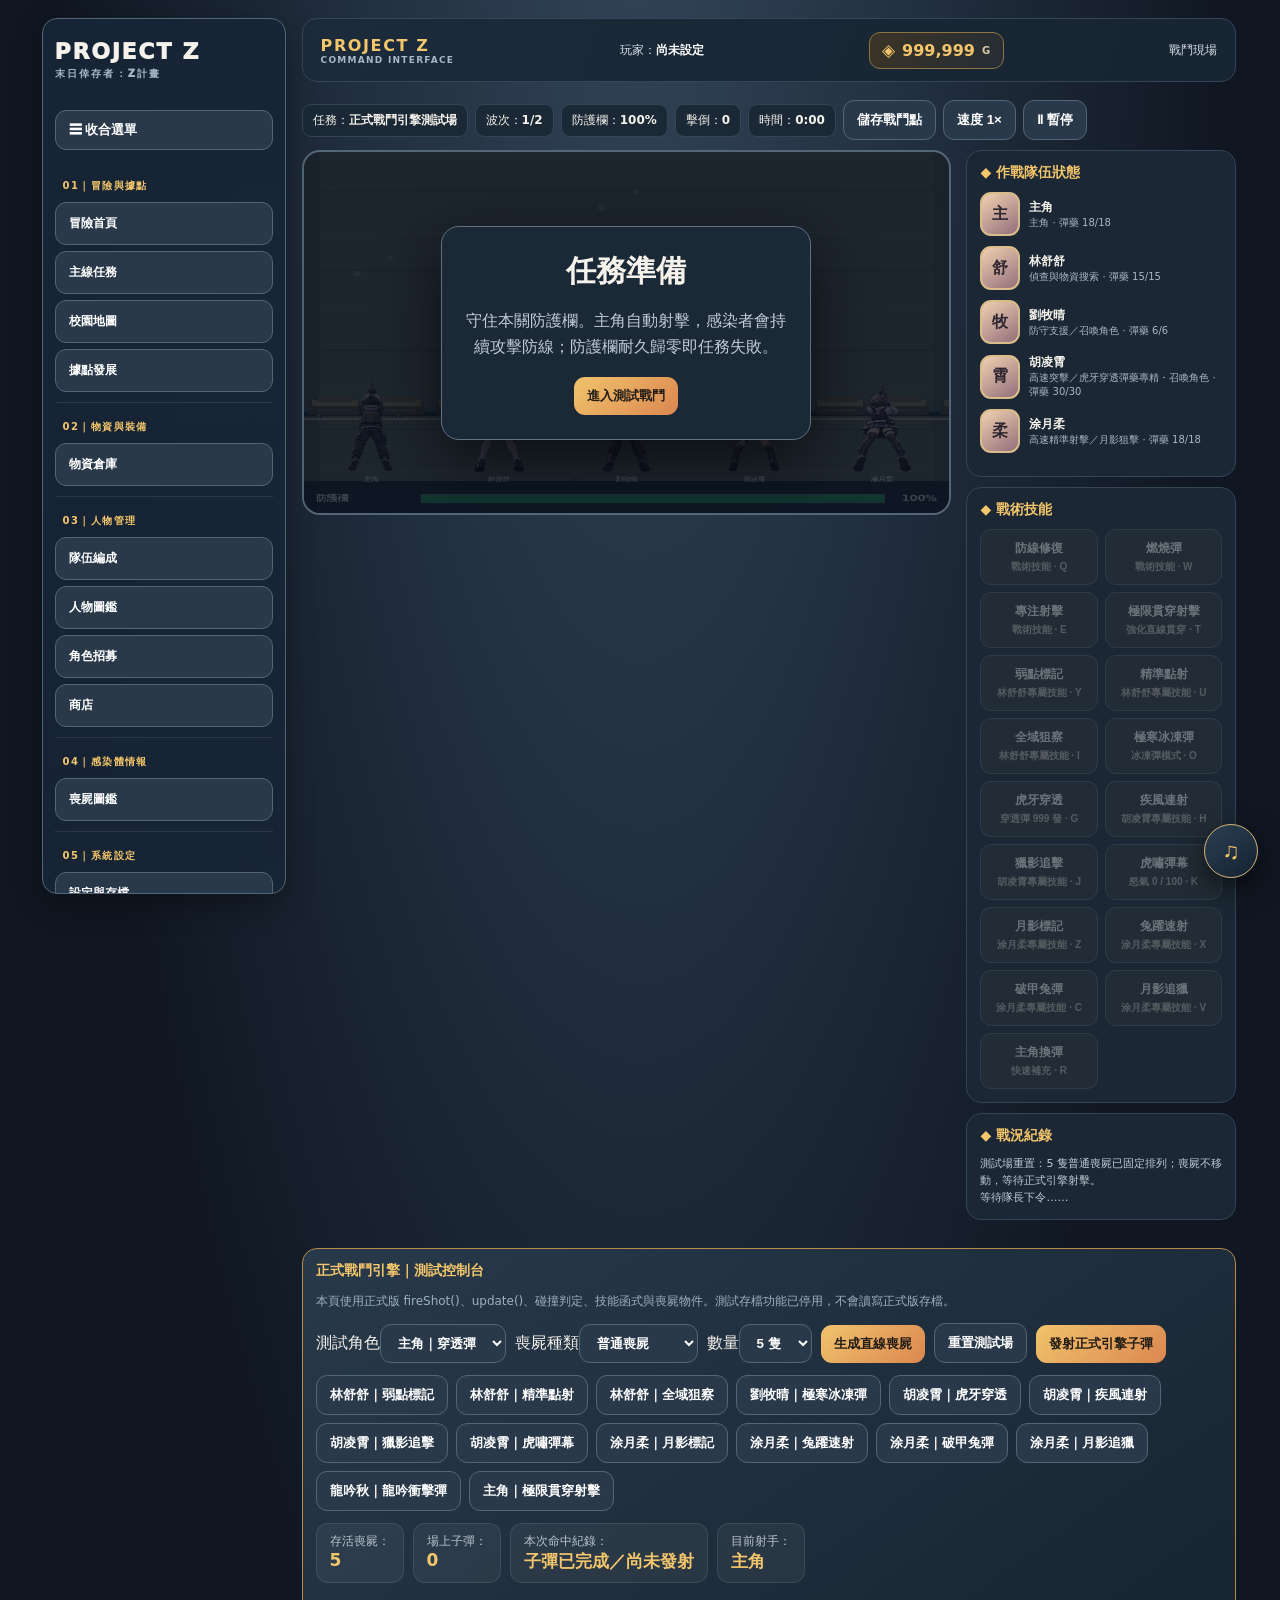
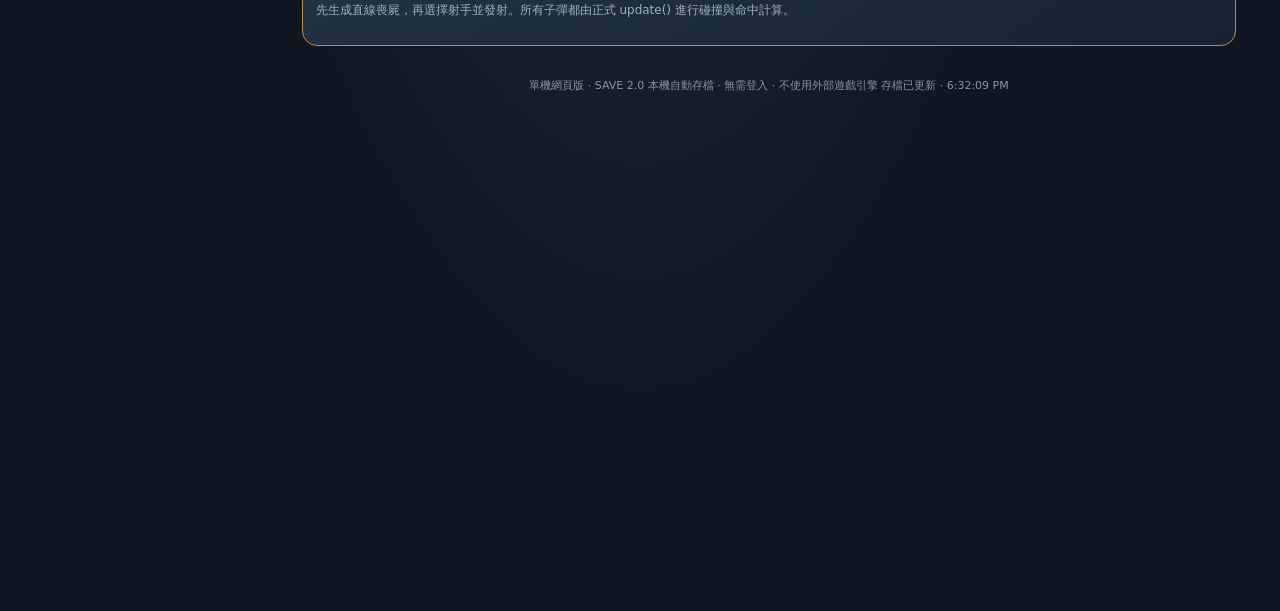
<file: combat-engine-test.html>
<!doctype html>
<html lang="zh-Hant"><head><meta charset="utf-8"><meta name="viewport" content="width=device-width,initial-scale=1,maximum-scale=1,user-scalable=no"><meta name="theme-color" content="#101722"><title>末日倖存者：Z計畫｜正式引擎獨立測試版</title>
<style>
:root{--text:#f5f2eb}
.top{position:sticky;top:0;z-index:100;padding:12px 14px;margin:0 -2px 16px;background:linear-gradient(180deg,#172536f5,#172536e8);border:1px solid #53677b;border-radius:15px;backdrop-filter:blur(14px);box-shadow:0 10px 30px #0005}
.logo{color:#f5f2eb;text-decoration:none;white-space:nowrap}.nav{justify-content:flex-end}.nav .btn{font-size:12px;padding:9px 12px;white-space:nowrap}
.homeHero{min-height:560px;grid-template-columns:minmax(0,1fr) minmax(360px,.92fr);background:linear-gradient(115deg,#1d2c3b,#14202c 64%,#27343c)}
.homeHero .heroText{padding:clamp(22px,3.5vw,48px)}.heroKicker{font-size:10px;letter-spacing:.2em;color:#a8bacb;margin-top:12px}.homeHero h1{font-size:clamp(38px,5.2vw,66px);letter-spacing:.04em}.homeHero h1 span{color:var(--gold)}.heroLead{max-width:560px}.playerCard{margin:12px 0 0;text-align:left}.panelEyebrow{font-size:10px;font-weight:900;letter-spacing:.16em;color:var(--gold);margin-bottom:8px}.playerCard p{margin:7px 0;color:#b9c6d2}.nameRow{display:flex;gap:8px;flex-wrap:wrap;margin-top:8px}.nameRow input{flex:1;min-width:160px;padding:11px 12px;border:1px solid var(--line);border-radius:10px;background:#111d29;color:#fff}.heroActions{display:flex;gap:9px;flex-wrap:wrap;margin-top:15px}.heroActions .btn{padding:12px 16px}.secondaryAction{background:#31465a;border-color:#71869a}.heroFootnote{font-size:10px!important;color:#92a4b5!important;margin:8px 0 0!important}
.campusArt{min-height:560px;background:linear-gradient(180deg,#53636a 0%,#394d54 47%,#253641 100%);isolation:isolate}.campusArt:before{background:linear-gradient(180deg,#a9b4b31a,#15232b66),repeating-linear-gradient(90deg,transparent 0 62px,#ffffff0a 63px 65px),repeating-linear-gradient(0deg,transparent 0 62px,#ffffff0a 63px 65px)}
.sceneLabel{position:absolute;z-index:5;top:22px;left:22px;right:22px;display:flex;justify-content:space-between;gap:10px;color:#f3eee3;font-size:10px;letter-spacing:.12em;text-shadow:0 2px 8px #000}.sceneLabel b{color:#f3c66b}.campusBuilding{position:absolute;z-index:1;background:linear-gradient(90deg,#263945,#647078 48%,#344650);border:2px solid #8b9b9c66;box-shadow:0 16px 35px #0005;display:grid;gap:8px;padding:15px 12px;grid-template-columns:repeat(4,1fr)}.campusBuilding i{background:linear-gradient(145deg,#a9b8b455,#263d4a);border:1px solid #c3d0ce55;min-height:28px}.buildingBack{top:115px;left:7%;width:84%;height:190px;transform:perspective(600px) rotateX(-3deg);opacity:.88}.buildingFront{top:265px;left:16%;width:70%;height:175px;grid-template-columns:repeat(4,1fr);background:linear-gradient(90deg,#243743,#778087 48%,#2c3e48)}.campusGround{position:absolute;z-index:2;bottom:0;left:0;right:0;height:32%;background:linear-gradient(180deg,#34464b,#172a34)}.campusRoad{position:absolute;z-index:3;bottom:-8%;left:34%;width:34%;height:47%;background:linear-gradient(90deg,#36434a,#667176 48%,#36434a);clip-path:polygon(38% 0,62% 0,100% 100%,0 100%);opacity:.8}.sceneZombie{z-index:4;top:46%;left:18%;transform:scale(.68)}.zombieTwo{left:78%;top:40%;transform:scale(.78)}.survivor{position:absolute;z-index:6;bottom:8%;left:49%;width:112px;height:220px;transform:translateX(-50%);filter:drop-shadow(0 12px 14px #0009)}.survivorHead{position:absolute;top:0;left:34px;width:46px;height:52px;border-radius:48% 48% 42% 42%;background:linear-gradient(90deg,#b98768,#e0b18d 55%,#926b59);border:4px solid #273642}.survivorBody{position:absolute;top:47px;left:17px;width:80px;height:112px;border-radius:25px 25px 12px 12px;background:linear-gradient(90deg,#172b3c,#526476 48%,#203345);border:2px solid #718394}.survivorPack{position:absolute;top:61px;left:0;width:27px;height:83px;border-radius:10px;background:linear-gradient(90deg,#19252b,#59645d);border:2px solid #83908a}.survivorLeg{position:absolute;top:150px;width:29px;height:68px;background:linear-gradient(90deg,#18232e,#65717b 55%,#202d38);border-radius:8px}.legOne{left:22px;transform:rotate(3deg)}.legTwo{right:19px;transform:rotate(-3deg)}.sceneVignette{position:absolute;z-index:7;inset:0;pointer-events:none;background:linear-gradient(90deg,#07121b55,transparent 28%,transparent 75%,#07121b55),linear-gradient(0deg,#07121b66,transparent 38%)}.sceneCaption{position:absolute;z-index:8;bottom:18px;left:20px;display:flex;flex-direction:column;gap:5px;text-shadow:0 2px 8px #000}.sceneCaption b{font-size:11px;letter-spacing:.22em;color:#f3c66b}.sceneCaption span{font-size:11px;color:#e2e8eb}
.homeSectionHead{display:flex;justify-content:space-between;align-items:end;margin:22px 2px 12px}.homeSectionHead h2{margin:3px 0 0;font-size:23px}.homeSectionHead>small{color:var(--muted);font-size:10px;letter-spacing:.12em}.homeTiles{display:grid;grid-template-columns:repeat(4,minmax(0,1fr));gap:11px}.homeTile{min-width:0;text-align:left;display:flex;flex-direction:column;align-items:flex-start;gap:7px;padding:17px;border:1px solid #40566a;border-radius:15px;background:linear-gradient(145deg,#223548,#172431);color:#f5f2eb;cursor:pointer;transition:transform .18s,border-color .18s,background .18s}.homeTile:hover{transform:translateY(-2px);border-color:var(--gold);background:linear-gradient(145deg,#2b4358,#1b2a39)}.tileIcon{font-size:25px;color:var(--gold)}.homeTile b{font-size:14px}.homeTile small{font-size:11px;line-height:1.55;color:#aebdca;min-height:34px}.tileLink{font-size:10px;color:var(--gold);margin-top:4px}.homeInfoGrid{display:grid;grid-template-columns:1.2fr .8fr;gap:11px;margin-top:12px}.situationCard h3,.saveManager h3{margin:4px 0 8px;color:#f3d28c}.situationCard p,.saveManager p{font-size:12px;line-height:1.7;color:#b9c6d2}.infoTags{display:flex;gap:6px;flex-wrap:wrap}.infoTags span{font-size:10px;padding:5px 8px;border-radius:8px;background:#ffffff0d;color:#c6d4df}.statusLine{display:flex;justify-content:space-between;gap:8px;padding:9px 0;border-bottom:1px solid #ffffff12;font-size:12px}.statusLine:last-child{border:0}.statusReady{color:#83d7a0}.statusPending{color:#f3c66b}.saveHeading{scroll-margin-top:95px}.saveManager{margin-bottom:18px}.saveActions{display:flex;gap:8px;flex-wrap:wrap}
@media(max-width:900px){.homeHero{grid-template-columns:1fr}.campusArt{grid-row:1;min-height:350px}.homeTiles{grid-template-columns:repeat(2,minmax(0,1fr))}.homeInfoGrid{grid-template-columns:1fr}}
@media(max-width:760px){.top{top:0;margin:0 0 12px;padding:10px;gap:9px}.nav{width:100%;flex-wrap:nowrap;overflow-x:auto;justify-content:flex-start;padding-bottom:3px}.nav .btn{flex:0 0 auto;font-size:11px;padding:9px 10px}.homeHero{grid-template-columns:1fr}.campusArt{min-height:300px;grid-row:1}.homeHero .heroText{padding:21px}.homeTiles{grid-template-columns:1fr 1fr}.homeTile{padding:13px}.homeSectionHead h2{font-size:20px}}
@media(max-width:430px){.homeTiles{grid-template-columns:1fr}.heroActions .btn{width:100%}.sceneLabel{left:13px;right:13px;top:13px}}
:root{--bg:#101722;--panel:#1b2734;--line:#344557;--gold:#f3c66b;--red:#ef6872;--green:#83d7a0;--muted:#aab7c5}*{box-sizing:border-box}body{margin:0;background:radial-gradient(ellipse at 50% -10%,#33465a,#101722 65%);color:#f5f2eb;font-family:system-ui,"Noto Sans TC",sans-serif}.app{width:min(94vw,1600px);max-width:1600px;margin:0 auto;padding:clamp(10px,1.5vw,22px)}.top{display:flex;justify-content:space-between;align-items:center;gap:12px;margin-bottom:14px}.logo{font-weight:1000;letter-spacing:.08em;font-size:20px}.logo small{display:block;font-size:10px;color:#aab7c5;letter-spacing:.22em}.nav{display:flex;gap:7px;flex-wrap:wrap}.btn{border:1px solid #526579;border-radius:11px;background:#29394a;color:#fff;padding:10px 13px;font-weight:750;cursor:pointer}.btn.primary{background:linear-gradient(135deg,#f0c36c,#db8750);color:#211b15;border:0}.btn:disabled{opacity:.35}.btn.active{border-color:var(--gold);color:var(--gold)}.screen{display:none}.screen.active{display:block}.hero{border:1px solid #526579;border-radius:22px;overflow:hidden;min-height:520px;display:grid;grid-template-columns:1.1fr .9fr;background:linear-gradient(120deg,#202f3d,#17222e 60%,#3b3330);box-shadow:0 20px 70px #0006}.heroText{padding:clamp(24px,5vw,58px);display:flex;flex-direction:column;justify-content:center}.eyebrow{color:var(--gold);font-size:11px;letter-spacing:.24em;font-weight:900}.hero h1{font-size:clamp(38px,6vw,70px);line-height:1.05;margin:14px 0}.hero p{color:#c1cbd5;line-height:1.8;max-width:480px}.heroArt{position:relative;min-height:400px;background:radial-gradient(ellipse at 55% 48%,#69796a,#3c504e 35%,#222d36 70%);overflow:hidden}.heroArt:before{content:"";position:absolute;inset:0;background:repeating-linear-gradient(90deg,transparent 0 68px,#ffffff08 69px 71px),repeating-linear-gradient(0deg,transparent 0 68px,#ffffff08 69px 71px)}.sil{position:absolute;bottom:55px;width:82px;height:190px;border-radius:42px 42px 22px 22px;background:linear-gradient(90deg,#263340,#b8a18d 45%,#354454);box-shadow:0 15px 30px #0008}.sil:before{content:"";position:absolute;width:70px;height:70px;border-radius:50%;background:#e7c4a4;top:-48px;left:6px;border:7px solid #35414b}.sil:after{content:"";position:absolute;width:120px;height:15px;background:#202b35;top:62px;left:28px;transform:rotate(-18deg);border-radius:8px}.s1{left:18%;transform:scale(.85)}.s2{left:42%;z-index:2}.s3{left:67%;transform:scale(.92)}.zombie{position:absolute;width:42px;height:66px;border-radius:45% 45% 30% 30%;background:#758c75;box-shadow:inset 0 12px #a6b79a,0 10px 20px #0008;top:90px;left:15%}.zombie:after{content:"";position:absolute;width:6px;height:6px;background:#a62e3a;top:22px;left:12px;box-shadow:13px 0 #a62e3a}.z2{left:58%;top:45px;transform:scale(1.3)}.z3{left:80%;top:155px;transform:scale(.8)}.stats{display:flex;gap:9px;flex-wrap:wrap;margin:18px 0}.stat{background:#ffffff0d;border:1px solid #ffffff18;padding:9px 13px;border-radius:12px;color:#b9c5d0;font-size:12px}.stat b{color:var(--gold);font-size:17px;display:block}.sectionTitle{display:flex;justify-content:space-between;align-items:end;margin:8px 0 14px}.sectionTitle h2{margin:0;font-size:25px}.sectionTitle small{color:var(--muted)}.cards{display:grid;grid-template-columns:repeat(3,1fr);gap:12px}.card{background:linear-gradient(145deg,#202e3d,#18232f);border:1px solid var(--line);border-radius:16px;padding:16px}.card h3{margin:0 0 6px;color:#f4d28c}.card p{color:#b5c1cc;font-size:13px;line-height:1.6}.battleGrid{display:grid;grid-template-columns:minmax(0,1fr) minmax(270px,28%);gap:clamp(10px,1.2vw,18px);align-items:start}.arena{position:relative;width:100%;aspect-ratio:16/9;height:auto;min-height:0;border:2px solid #536779;border-radius:18px;overflow:hidden;background:#555d59}.arena canvas{width:100%;height:100%;display:block;touch-action:manipulation;cursor:crosshair}.skill:disabled{filter:saturate(.35);cursor:not-allowed}.unit.down .portrait{filter:grayscale(1);border-color:var(--red)}.unit.down .bar i{background:var(--red)}.hud{display:flex;gap:7px;flex-wrap:wrap;margin-bottom:10px;align-items:center}.hud span{white-space:nowrap}.hud span{background:#1b2937;border:1px solid var(--line);border-radius:9px;padding:7px 10px;font-size:12px}.side{display:flex;flex-direction:column;gap:10px;min-width:0}.panel{min-width:0}.panel{background:#1b2734;border:1px solid var(--line);border-radius:15px;padding:13px}.panel h3{margin:0 0 10px;color:var(--gold);font-size:14px}.unit{display:flex;align-items:center;gap:9px;margin:10px 0}.portrait{width:40px;height:44px;border-radius:11px;border:2px solid #d8bd8a;background:linear-gradient(145deg,#f0d0b0,#936f7b);display:grid;place-items:center;color:#302631;font-weight:900}.unitInfo{flex:1;font-size:12px}.unitInfo small{display:block;color:var(--muted);font-size:10px}.bar{height:5px;background:#43505d;border-radius:9px;margin-top:5px;overflow:hidden}.bar i{display:block;height:100%;background:var(--green)}.skills{display:grid;grid-template-columns:1fr 1fr;gap:7px}.skill{font-size:12px;padding:10px 4px}.skill small{display:block;color:#c8bda8;font-size:10px;margin-top:3px}.log{font-size:11px;color:#c1ccd6;line-height:1.55;max-height:120px;overflow:auto}.overlay{position:absolute;inset:0;display:flex;align-items:center;justify-content:center;background:#08111dcc;padding:18px;text-align:center}.overlay[hidden]{display:none}.dialog{max-width:370px;background:#1b2937;border:1px solid #607184;border-radius:18px;padding:24px;box-shadow:0 20px 60px #0009}.dialog h2{font-size:30px;margin:0 0 8px}.dialog p{color:#c0cbd5;line-height:1.65}.footer{color:#8796a5;text-align:center;font-size:11px;margin:14px}.mission{display:flex;gap:12px;align-items:center}.mission .badge{font-size:30px}.mission .btn{margin-left:auto}.notice{color:#9fb0bf;font-size:12px;line-height:1.6}@media(max-width:1050px){.app{width:96vw}.battleGrid{grid-template-columns:minmax(0,1fr) 250px}}@media(max-width:760px){.app{width:100%;padding:9px}.hero{grid-template-columns:1fr}.heroArt{min-height:260px;grid-row:1}.heroText{padding:24px}.battleGrid{grid-template-columns:1fr}.side{display:grid;grid-template-columns:1fr 1fr}.side .roster{grid-column:1/-1}.cards{grid-template-columns:1fr}.top{align-items:flex-start;flex-direction:column}.mission{align-items:flex-start}.mission .btn{margin-left:0}}

.archivePortraitWrap{width:100%;height:250px;margin:0 0 12px;border:1px solid #53677b;border-radius:12px;background:radial-gradient(ellipse at center,#344657 0%,#172330 75%);display:flex;align-items:center;justify-content:center;overflow:hidden}.archivePortrait{display:block;width:100%;height:100%;object-fit:contain;object-position:center bottom}.archiveMainSlot{min-height:0}.archivePortraitDetail{height:min(560px,70vh);max-width:520px;margin:10px auto 16px}.archivePortraitDetail .archivePortrait{object-fit:contain}
.archiveProfileTabs{display:flex;gap:8px;flex-wrap:wrap;margin:12px 0}.archiveProfileTabs .btn{flex:1;min-width:110px}.archiveProfilePane{min-width:0}.archiveSkillPanel{margin:0;padding:18px;border:1px solid #65788b;border-radius:15px;background:linear-gradient(145deg,#1b2a38,#121e29)}
.unifiedSkillPanel{display:flex;flex-direction:column;gap:12px}.unifiedSkillSummary h4{margin:0 0 5px}.unifiedSkillSummary p{margin:0;color:#9eafbf;font-size:13px}.unifiedSkillPanel h5{margin:4px 0 0;font-size:14px;color:#f1c66f}.unifiedSkillTiers{display:grid;grid-template-columns:1fr;gap:8px}.unifiedSkillTier{padding:10px 12px;border:1px solid rgba(255,255,255,.10);border-radius:10px;background:rgba(255,255,255,.025)}.unifiedSkillTier.unlocked{border-color:rgba(94,190,145,.38);background:rgba(54,130,92,.09)}.unifiedSkillTier.current{box-shadow:inset 3px 0 #e7bd70;border-color:rgba(231,189,112,.55)}.unifiedSkillLevel{color:#f1c66f}.unifiedSkillBadge{font-size:12px;color:#f1c66f;border:1px solid rgba(241,198,111,.35);background:rgba(241,198,111,.08);border-radius:999px;padding:5px 10px;white-space:nowrap}.unifiedSkillProgress{height:7px;border-radius:99px;background:rgba(255,255,255,.1);overflow:hidden}.unifiedSkillProgress span{display:block;height:100%;border-radius:inherit;background:linear-gradient(90deg,#36b982,#e7bd70);transition:width .2s ease}.unifiedSkillTierHead{display:flex;justify-content:space-between;align-items:center;gap:10px;font-size:13px}.unifiedSkillTierHead span{font-size:11px;color:#9eafbf;white-space:nowrap}.unifiedSkillTier.unlocked .unifiedSkillTierHead span{color:#8bd5aa}.unifiedSkillTier p{margin:6px 0 0;color:#c5d0dc;font-size:13px;line-height:1.55}.unifiedSkillCurrent{padding:11px 13px;border-radius:10px;background:rgba(241,198,111,.08);border:1px solid rgba(241,198,111,.22)}.unifiedSkillCurrent h5{margin:0 0 7px}.unifiedSkillCurrent ul{margin:0;padding-left:19px;color:#d9e2eb;font-size:13px;line-height:1.65}.unifiedSkillRule{margin:0;color:#9eafbf;font-size:12px;line-height:1.6}.unifiedSkillUpgrade{display:flex;justify-content:space-between;align-items:center;gap:12px;padding-top:10px;border-top:1px solid rgba(255,255,255,.1)}.unifiedSkillUpgrade span{font-size:13px;font-weight:700}.unifiedSkillUpgrade small{display:block;margin-top:4px;color:#9eafbf;font-weight:400}.unifiedSkillNotice{margin:0;padding:10px 12px;border-radius:9px;background:rgba(255,255,255,.04);color:#c5d0dc;font-size:13px}@media(max-width:640px){.unifiedSkillUpgrade{align-items:stretch;flex-direction:column}.unifiedSkillUpgrade .btn{width:100%}}
.skillDialog{position:fixed;inset:0;z-index:1600;display:flex;align-items:center;justify-content:center;padding:clamp(10px,3vw,30px);background:#050b12d9;backdrop-filter:blur(9px);animation:skillDialogFade .18s ease-out}
.skillDialog[hidden]{display:none}
.skillDialogWindow{width:min(900px,96vw);max-height:min(90vh,900px);display:flex;flex-direction:column;overflow:hidden;border:1px solid #71869a;border-radius:20px;background:linear-gradient(145deg,#223346,#111d29);box-shadow:0 28px 90px #000c;animation:skillDialogRise .22s ease-out}
.skillDialogHeader,.skillDialogFooter{display:flex;align-items:center;justify-content:space-between;gap:12px;padding:14px 18px;background:#101b27;border-bottom:1px solid #ffffff18}
.skillDialogHeader strong{color:#f3d18a;font-size:18px}.skillDialogHeader small{display:block;color:#aab7c5;font-size:10px;letter-spacing:.12em;margin-top:3px}
.skillDialogClose{width:38px;height:38px;border:1px solid #607488;border-radius:10px;background:#26394b;color:#fff;font-size:24px;cursor:pointer}
.skillDialogBody{padding:clamp(12px,2.5vw,24px);overflow:auto;overscroll-behavior:contain}
.skillDialogFooter{justify-content:flex-end;border-top:1px solid #ffffff18;border-bottom:0}
.skillDialogBody .archiveSkillPanel{margin:0}
@keyframes skillDialogFade{from{opacity:0}to{opacity:1}}
@keyframes skillDialogRise{from{opacity:.7;transform:translateY(14px) scale(.985)}to{opacity:1;transform:translateY(0) scale(1)}}
@media(max-width:600px){.skillDialog{padding:8px;align-items:flex-end}.skillDialogWindow{width:100%;max-height:94vh;border-radius:18px 18px 12px 12px}.skillDialogHeader,.skillDialogFooter{padding:11px 13px}.skillProgress{grid-template-columns:repeat(2,minmax(0,1fr))}.skillDialogBody{padding:12px}}
.archiveSkillPanel h4{margin:0 0 8px;color:#f3d18a;font-size:17px}
.archiveSkillPanel p{margin:6px 0}
.skillProgress{display:grid;grid-template-columns:repeat(5,minmax(0,1fr));gap:8px;margin:14px 0}
.skillTier{padding:10px 7px;border:1px solid #526579;border-radius:10px;background:#111d28;text-align:center;font-size:11px}
.skillTier.active{border-color:#e7bd70;background:#3a3020}
.skillTier strong{display:block;color:#f1d18e;font-size:13px;margin-bottom:4px}
.skillUpgradeAction{display:flex;align-items:center;justify-content:space-between;gap:12px;flex-wrap:wrap;margin-top:12px}
.skillUpgradeAction .btn{min-width:170px}
@media(max-width:560px){.skillProgress{grid-template-columns:repeat(2,minmax(0,1fr))}}
.archiveGrid{display:grid;grid-template-columns:repeat(3,minmax(0,1fr));gap:12px}.zombieArchiveSummary{display:flex;justify-content:space-between;align-items:center;gap:18px;margin-bottom:14px}.zombieArchiveSummary h3{color:var(--gold);margin:0 0 6px}.zombieArchiveSummary p{color:var(--muted);font-size:12px;line-height:1.6;margin:0}.zombieArchiveStats{display:grid;grid-template-columns:repeat(4,minmax(64px,1fr));gap:8px}.zombieArchiveStats span{display:grid;gap:3px;padding:10px 12px;border:1px solid var(--line);border-radius:10px;background:#101c28;text-align:center}.zombieArchiveStats b{color:var(--gold);font-size:19px}.zombieArchiveStats small{color:var(--muted);font-size:10px}.zombieArchiveGrid{display:grid;grid-template-columns:repeat(3,minmax(0,1fr));gap:12px}.zombieArchiveCard{display:grid;grid-template-columns:118px minmax(0,1fr);gap:12px;align-items:center;min-height:166px;padding:12px;border:1px solid var(--line);border-radius:15px;background:linear-gradient(145deg,#202e3d,#18232f)}.zombieArchiveArt{height:142px;display:flex;align-items:center;justify-content:center;border-radius:10px;background:radial-gradient(ellipse at center,#43505a,#1b2734 72%);overflow:hidden}.zombieArchiveArt img{width:100%;height:100%;object-fit:contain;filter:drop-shadow(0 7px 9px #0008)}.zombieArchiveCard.locked .zombieArchiveArt img{filter:brightness(0)}.zombieArchiveInfo h3{margin:0 0 5px;color:#f3d28f;font-size:15px}.zombieArchiveInfo p{margin:5px 0;color:#b5c1cc;font-size:11px;line-height:1.55}.zombieArchiveInfo .archiveTag{margin:2px 0}.zombieArchiveReward{color:var(--gold);font-weight:850;font-size:12px}.zombieClaimBtn{margin-top:6px;padding:8px 12px;min-height:34px;font-size:12px;line-height:1.2;white-space:nowrap}.zombieArchiveCard.locked .zombieArchiveReward{color:#9aa8b5}@media(max-width:1050px){.zombieArchiveGrid{grid-template-columns:repeat(2,minmax(0,1fr))}.zombieArchiveSummary{align-items:flex-start;flex-direction:column}}@media(max-width:650px){.zombieArchiveGrid{grid-template-columns:1fr}.zombieArchiveCard{grid-template-columns:104px minmax(0,1fr)}.zombieArchiveStats{width:100%;grid-template-columns:repeat(4,minmax(0,1fr))}.zombieArchiveStats span{padding:8px 4px}}.archiveSlot{background:linear-gradient(145deg,#202e3d,#18232f);border:1px solid var(--line);border-radius:16px;padding:15px;min-height:160px}.archiveSlot h3{margin:0 0 8px;color:#f4d28c}.archiveSlot p{font-size:12px;color:#b5c1cc;line-height:1.6}.archiveIcon{width:58px;height:66px;border:1px solid #627488;border-radius:13px;background:linear-gradient(145deg,#344657,#1a2632);display:grid;place-items:center;font-size:26px;margin-bottom:10px}.archiveTools{display:grid;grid-template-columns:minmax(0,1fr) minmax(0,2fr);gap:12px;align-items:start}.archiveChoice{border:1px solid var(--line);border-radius:14px;padding:14px;background:#172330}.archiveChoice h3{color:var(--gold);margin:0 0 8px}.archiveChoice p{font-size:13px;line-height:1.65;color:#c1cbd5}.archiveChoice .btn{margin-top:8px}.archiveMeta{font-size:11px;color:var(--muted)}.archiveSlot.selected{border-color:var(--gold);box-shadow:0 0 0 1px #f3c66b44}.archiveTag{display:inline-block;padding:4px 8px;border-radius:8px;background:#ffffff12;color:#d8cba9;font-size:10px;margin:2px}@media(max-width:760px){.archiveGrid{grid-template-columns:repeat(2,minmax(0,1fr))}.archiveTools{grid-template-columns:1fr}}

.storyIntro{display:grid;grid-template-columns:1.2fr .8fr;gap:12px;margin-bottom:14px}.storyPanel{background:linear-gradient(145deg,#202e3d,#18232f);border:1px solid var(--line);border-radius:16px;padding:16px}.storyPanel h3{margin:0 0 8px;color:#f4d28c}.storyPanel p{color:#b5c1cc;font-size:13px;line-height:1.7}.storyMap{display:grid;grid-template-columns:repeat(4,minmax(0,1fr));gap:9px}.storyArea{border:1px solid var(--line);border-radius:13px;padding:12px;background:#172330;min-height:105px}.storyArea b{display:block;color:#f4d28c;margin:5px 0}.storyArea small{color:var(--muted);line-height:1.5}.storyArea .areaState{font-size:10px;color:#9fc6df}.storyMissions{display:grid;grid-template-columns:repeat(2,minmax(0,1fr));gap:9px}.storyArea.selected{border-color:var(--gold);box-shadow:0 0 0 1px #f3c66b44}.storyMission.areaMatch{border-color:var(--gold);box-shadow:0 0 0 1px #f3c66b33}.storyMission button:disabled{opacity:.45;cursor:not-allowed}.storyMission{background:#172330;border:1px solid var(--line);border-radius:12px;padding:12px}.storyMission b{color:#f4d28c}.storyMission p{font-size:12px;color:#b5c1cc;line-height:1.6;margin:6px 0}.storyMission small{color:#9eacba}.storyMissionActions{display:flex;align-items:center;justify-content:space-between;gap:8px;flex-wrap:wrap;margin-top:10px}.missionMeta{display:block;color:#9fc6df;font-size:10px;margin:5px 0}.missionGroupHead{grid-column:1/-1;display:flex;align-items:center;justify-content:space-between;margin:8px 0 0;padding:9px 12px;border-left:3px solid var(--gold);background:#ffffff08;color:#f4d28c}.missionGroupHead small{color:var(--muted);font-size:10px}.missionSubGrid{grid-column:1/-1;display:grid;grid-template-columns:repeat(3,minmax(0,1fr));gap:10px}.missionSubGrid .card{min-width:0}.storyNote{border-left:3px solid var(--gold);padding:9px 12px;background:#ffffff08;color:#c4ced7;font-size:12px;line-height:1.7}.storyProgressBar{margin:0 0 12px;padding:12px 14px;border:1px solid var(--line);border-radius:12px;background:#172330}.storyProgressBar>div:first-child{display:flex;justify-content:space-between;gap:10px;color:#dce5ed;font-size:12px;margin-bottom:8px}.storyProgressBar span{color:var(--gold)}.storyProgressTrack{height:6px;border-radius:99px;background:#344557;overflow:hidden}.storyProgressTrack i{display:block;width:0;height:100%;background:linear-gradient(90deg,#d89b45,#f3d18a);border-radius:99px;transition:width .25s}.storyMission{display:flex;flex-direction:column;gap:8px;min-height:150px;padding:14px}.storyMissionHead{display:flex;align-items:center;justify-content:space-between;gap:8px}.storyMissionTitle{font-weight:800;color:#f4d28c}.storyMissionState{font-size:10px;color:#9fc6df;border:1px solid #52677b;border-radius:99px;padding:3px 8px;white-space:nowrap}.storyMissionState.done{color:#9de0b2;border-color:#47765b}.storyMissionSummary{font-size:12px;color:#c3ced8;line-height:1.5;margin:0}.storyMissionMeta{display:flex;justify-content:space-between;gap:8px;flex-wrap:wrap;color:#9eacba;font-size:10px}.storyMissionActions{display:flex;justify-content:space-between;align-items:center;gap:8px;margin-top:auto;padding-top:8px;border-top:1px solid #ffffff12}.storyMissionActions .btn{padding:8px 12px;font-size:12px}.missionDetailDialog{position:fixed;inset:0;z-index:10020;display:grid;place-items:center;padding:18px;background:#050a10d9;backdrop-filter:blur(8px)}.missionDetailDialog[hidden]{display:none}.missionDetailWindow{width:min(680px,96vw);max-height:min(82vh,760px);overflow:auto;border:1px solid #596e82;border-radius:18px;background:linear-gradient(145deg,#202e3d,#111b27);box-shadow:0 24px 90px #000b;padding:clamp(18px,3vw,28px)}.missionDetailTop{display:flex;align-items:flex-start;justify-content:space-between;gap:12px}.missionDetailTop small{color:var(--gold);font-size:10px;letter-spacing:.12em}.missionDetailTop h2{margin:6px 0 14px;font-size:clamp(21px,3vw,28px)}.missionDetailClose{border:1px solid #63778b;background:#ffffff10;color:#fff;border-radius:9px;width:34px;height:34px;font-size:20px;cursor:pointer}.missionDetailBody{color:#d0d9e1;font-size:13px;line-height:1.85;white-space:pre-line}.missionDetailFacts{display:grid;grid-template-columns:repeat(2,minmax(0,1fr));gap:8px;margin:16px 0}.missionDetailFact{border:1px solid #3b5064;border-radius:10px;padding:10px;background:#0c1620;color:#aebdca;font-size:11px}.missionDetailFact b{display:block;color:#f3c66b;margin-bottom:3px}.missionDetailActions{display:flex;justify-content:flex-end;gap:8px;flex-wrap:wrap;margin-top:18px}@media(max-width:760px){.storyMissionActions{align-items:center}.storyMissionActions .btn{width:auto;flex:1}.missionDetailFacts{grid-template-columns:1fr}.storyMission{min-height:0}}@media(max-width:900px){.missionSubGrid{grid-template-columns:repeat(2,minmax(0,1fr))}}@media(max-width:760px){.storyIntro{grid-template-columns:1fr}.storyMap{grid-template-columns:repeat(2,minmax(0,1fr))}.storyMissions{grid-template-columns:1fr}.missionSubGrid{grid-template-columns:1fr}.storyMissionActions{align-items:stretch}.storyMissionActions .btn{width:100%}}

.storyCutscene{position:fixed;inset:0;z-index:9999;background:radial-gradient(ellipse at 50% 35%,#26394b,#070d14 78%);display:flex;align-items:center;justify-content:center;padding:20px}.storyCutscene[hidden]{display:none}.storyCutsceneBox{width:min(760px,96vw);border:1px solid #718397;border-radius:20px;background:linear-gradient(145deg,#202f3e,#111b27);padding:clamp(22px,5vw,44px);box-shadow:0 25px 90px #000b}.storyCutsceneEyebrow{color:var(--gold);font-size:11px;letter-spacing:.2em;font-weight:900}.storyCutsceneBox h2{font-size:clamp(25px,4vw,38px);margin:12px 0}.storyCutsceneBox p{font-size:clamp(15px,2vw,18px);line-height:2;color:#d4dde5;min-height:100px;white-space:pre-line}.storyCutsceneFooter{display:flex;justify-content:space-between;align-items:center;gap:12px;flex-wrap:wrap;margin-top:22px}.storyCutsceneFooter small{color:#9eacba}
/* PROJECT Z UI 1.0 · Fixed desktop rail and mobile bottom navigation */
.app{display:grid;grid-template-columns:230px minmax(0,1fr);align-items:start;gap:16px}.top{grid-column:1;grid-row:1 / span 20;position:sticky;top:12px;height:calc(100vh - 24px);display:flex;flex-direction:column;align-items:stretch;justify-content:flex-start;padding:18px 12px}.logo{white-space:normal;margin-bottom:18px}.nav{display:flex;flex-direction:column;align-items:stretch;justify-content:flex-start;gap:8px}.nav .btn{text-align:left;padding:12px 13px}.screen{grid-column:2}.screen.active{min-width:0}.homeHero{grid-template-columns:minmax(0,1fr) minmax(300px,.92fr)}.homeTiles{grid-template-columns:repeat(2,minmax(0,1fr))}.homeInfoGrid{grid-template-columns:1.2fr .8fr}.missionSubGrid{grid-template-columns:repeat(2,minmax(0,1fr))}
@media(max-width:1050px){.app{grid-template-columns:190px minmax(0,1fr);gap:12px}.top{padding:14px 9px}.nav .btn{font-size:11px;padding:10px 9px}.homeHero{grid-template-columns:1fr}.campusArt{grid-row:1}.homeInfoGrid{grid-template-columns:1fr}}
@media(max-width:760px){.app{display:block;padding:9px 9px 92px}.top{position:fixed;left:9px;right:9px;bottom:8px;top:auto;z-index:1000;height:auto;display:block;padding:8px;margin:0;border-radius:14px;background:#172536f5;box-shadow:0 10px 30px #0009}.logo{display:none}.nav{display:flex;flex-direction:row;flex-wrap:nowrap;overflow-x:auto;justify-content:flex-start;gap:6px;padding:0 0 2px}.nav .btn{flex:0 0 auto;text-align:center;padding:10px 11px;font-size:11px}.screen{width:100%}.homeHero{grid-template-columns:1fr}.homeTiles{grid-template-columns:repeat(2,minmax(0,1fr))}.missionSubGrid{grid-template-columns:1fr}}
@media(max-width:430px){.homeTiles{grid-template-columns:1fr}.nav .btn{font-size:10px;padding:9px 10px}}
.top{display:grid;grid-template-columns:220px minmax(0,1fr);align-items:center;gap:16px}.nav{justify-content:flex-end;gap:7px}.storyArea{min-height:116px;color:inherit;text-align:left;cursor:pointer;width:100%;font:inherit}.storyArea:hover,.storyArea:focus-visible{border-color:var(--gold);background:#223548}#combatRosterCards{grid-template-columns:repeat(5,minmax(0,1fr));gap:8px}#combatRosterCards .card{text-align:center;padding:10px}#combatRosterCards .portrait{margin:0 auto 8px}.screen{animation:screenFade .22s ease both}@keyframes screenFade{from{opacity:.55;transform:translateY(4px)}to{opacity:1;transform:translateY(0)}}@media(max-width:1050px){.top{grid-template-columns:1fr}#combatRosterCards{grid-template-columns:repeat(3,minmax(0,1fr))}}@media(max-width:760px){.top{display:flex;flex-direction:column;align-items:stretch}.nav{width:100%;display:flex;flex-wrap:nowrap;overflow-x:auto;justify-content:flex-start}.nav .btn{flex:0 0 auto}#combatRosterCards{grid-template-columns:repeat(2,minmax(0,1fr))}.storyMissions{grid-template-columns:1fr}}@media(max-width:430px){.nav .btn{font-size:11px;padding:9px 10px}}

/* PROJECT Z UI FINAL 1.1 */
.app{width:96%;max-width:1800px;grid-template-columns:240px minmax(0,1fr);gap:18px;padding:18px}
.top{grid-column:1;grid-row:1 / span 30;display:flex;flex-direction:column;align-items:stretch;justify-content:flex-start;position:sticky;top:12px;height:calc(100vh - 24px);overflow:auto;padding:18px 12px}
.logo{white-space:normal;margin:0 0 16px}
.railToggle{display:block;margin:0 0 12px;text-align:left}
.nav{display:flex;flex-direction:column;align-items:stretch;justify-content:flex-start;gap:12px}
.navGroup{display:flex;flex-direction:column;gap:5px;padding:0 0 10px;border-bottom:1px solid #ffffff16}
.navGroupTitle{padding:5px 9px;color:var(--gold);font-size:10px;font-weight:900;letter-spacing:.12em}
.nav .btn{text-align:left;white-space:normal;padding:10px 11px;font-size:12px}
.nav .navPlanned{opacity:.48;cursor:not-allowed;border-style:dashed}.baseFeatureGrid{display:grid;grid-template-columns:repeat(3,minmax(0,1fr));gap:12px;margin-top:12px}.baseState{display:inline-block;color:#f3c66b;font-size:11px;border:1px solid #8b7041;border-radius:8px;padding:5px 8px}@media(max-width:900px){.baseFeatureGrid{grid-template-columns:repeat(2,minmax(0,1fr))}}@media(max-width:560px){.baseFeatureGrid{grid-template-columns:1fr}}
.globalStatus{grid-column:2;grid-row:1;min-height:64px;display:flex;align-items:center;justify-content:space-between;gap:14px;padding:12px 18px;margin-bottom:0;border:1px solid var(--line);border-radius:15px;background:linear-gradient(110deg,#1b2b3b,#172431);color:#dce4eb}
.globalStatus small{display:block;color:var(--muted);font-size:9px;letter-spacing:.14em}
.statusBrand{font-weight:900;color:var(--gold);letter-spacing:.1em}
.globalPlayer,.globalContext{font-size:12px}
.globalPlayer b{color:#fff}
.globalGold{display:flex;align-items:center;gap:7px;padding:8px 12px;border:1px solid #8c7445;border-radius:11px;background:linear-gradient(120deg,#3b3426,#252d35);color:var(--gold);font-weight:900;white-space:nowrap;font-variant-numeric:tabular-nums}
.globalGold .goldIcon{font-size:17px;line-height:1}.globalGold small{display:inline;color:#d8c99f;font-size:10px;letter-spacing:.08em}
.screen{grid-column:2;grid-row:2;min-width:0}
.footer{grid-column:2;grid-row:3}
.app.rail-collapsed{grid-template-columns:72px minmax(0,1fr)}
.rail-collapsed .top{padding:14px 7px}
.rail-collapsed .logo{font-size:0}
.rail-collapsed .logo small{font-size:0}
.rail-collapsed .railToggle{font-size:0;text-align:center;padding:10px 4px}
.rail-collapsed .railToggle:after{content:"☰";font-size:17px}
.rail-collapsed .navGroupTitle{font-size:0;padding:3px}
.rail-collapsed .nav .btn{font-size:0;text-align:center;padding:10px 3px}
.rail-collapsed .nav .btn:before{content:"•";font-size:18px}
@media(max-width:1050px){.app{grid-template-columns:205px minmax(0,1fr);gap:12px}.top{padding:14px 9px}.globalStatus{flex-wrap:wrap}}
@media(max-width:760px){.app{display:block;width:100%;padding:9px 9px 92px}.top{position:fixed;left:9px;right:9px;bottom:8px;top:auto;z-index:1000;height:auto;max-height:42vh;display:block;padding:8px;margin:0;overflow:auto}.logo{display:none}.railToggle{display:none}.nav{display:flex;flex-direction:row;flex-wrap:nowrap;overflow-x:auto;gap:6px}.navGroup{flex:0 0 auto;display:flex;flex-direction:row;align-items:center;border:0;padding:0;gap:5px}.navGroupTitle{display:none}.nav .btn{flex:0 0 auto;text-align:center;padding:10px;font-size:11px}.nav .navPlanned{display:none}.globalStatus{min-height:52px;margin-bottom:12px;padding:10px}.screen{width:100%}.footer{margin-bottom:10px}}


/* PROJECT Z MAIN MENU FINAL 2026-11 */
.app{width:min(96vw,1800px);max-width:1800px;grid-template-columns:240px minmax(0,1fr);gap:18px}
.top{grid-template-columns:1fr;align-items:stretch;gap:14px;min-width:0}
.logo{font-size:22px;line-height:1.35}
.nav{display:flex;flex-direction:column;align-items:stretch;justify-content:flex-start;gap:14px}
.navGroup{display:flex;flex-direction:column;gap:6px;padding-bottom:10px;border-bottom:1px solid #ffffff18}
.navGroupTitle{font-size:10px;letter-spacing:.14em;color:var(--gold);font-weight:900;padding:3px 8px}
.nav .btn{text-align:left;width:100%;padding:12px 13px}
.nav .btn.active{background:linear-gradient(100deg,#59472b,#29394a);border-color:var(--gold);color:#ffe0a0}
.homeHero{grid-template-columns:minmax(0,48fr) minmax(0,52fr);min-height:580px}
.homeHero .heroText{min-width:0}
.homeHero .heroArt,.campusArt{min-height:580px}
.homeHero .heroActions{display:flex;gap:10px;flex-wrap:wrap;margin-top:22px}
.homeHero .heroActions .btn{min-width:160px;padding:14px 18px}
.homeHero .heroFootnote{font-size:11px;color:#9fb0bf;margin-top:12px}
.homeHero h1{font-size:clamp(34px,4.2vw,58px)}
.homeHero .heroLead{font-size:14px;line-height:1.9}
.homeInfoGrid{grid-template-columns:1fr 1fr}
#newGameDialog{position:fixed;inset:0;z-index:12000;background:#050b12d9;display:none;align-items:center;justify-content:center;padding:18px}
#newGameDialog.open{display:flex}
.newGameBox{width:min(520px,96vw);background:linear-gradient(145deg,#223548,#121e2b);border:1px solid #6b8094;border-radius:20px;padding:26px;box-shadow:0 24px 90px #000b}
.newGameBox h2{margin:0 0 6px;color:#f5d28d}.newGameBox p{color:#c0ccd7;line-height:1.7;font-size:13px}
.newGameBox label{display:block;color:#f0d59b;font-size:12px;margin:18px 0 7px}
.newGameBox input{width:100%;padding:13px;border:1px solid #536b80;border-radius:10px;background:#101b27;color:white;font-size:16px}
.newGameActions{display:flex;gap:9px;justify-content:flex-end;flex-wrap:wrap;margin-top:20px}
#continueGame:disabled{opacity:.38;cursor:not-allowed}
@media(max-width:1050px){.app{grid-template-columns:205px minmax(0,1fr)}.homeHero{grid-template-columns:1fr}.homeHero .heroArt{grid-row:1;min-height:380px}}
@media(max-width:760px){.app{display:block;padding:9px 9px 92px}.top{position:fixed;left:9px;right:9px;bottom:8px;top:auto;z-index:1000;height:auto;display:block;padding:8px;margin:0;border-radius:14px;background:#172536f5}.logo{display:none}.nav{display:flex;flex-direction:row;flex-wrap:nowrap;overflow-x:auto;gap:6px}.navGroup{display:flex;flex-direction:row;flex:0 0 auto;border:0;padding:0;gap:5px}.navGroupTitle{display:none}.nav .btn{width:auto;flex:0 0 auto;padding:10px;font-size:11px}.homeHero{grid-template-columns:1fr}.homeHero .heroArt{grid-row:1;min-height:330px}.homeHero .heroText{padding:22px}.homeInfoGrid{grid-template-columns:1fr}}
#recruitment .cards{grid-template-columns:repeat(3,minmax(0,1fr))}#recruitment .card{min-width:0}#recruitment .log{max-height:260px;overflow:auto;white-space:pre-line;line-height:1.8}@media(max-width:760px){#recruitment .cards{grid-template-columns:1fr}}
/* CHARACTER ARCHIVE COMPACT LIST + IN-PAGE PROFILE */
#archiveSlots.archiveGrid{grid-template-columns:repeat(3,minmax(0,1fr));gap:10px;align-items:stretch}
#archiveSlots .archiveSlot{display:grid;grid-template-columns:minmax(105px,34%) minmax(0,1fr);align-items:center;gap:12px;min-height:0;padding:12px}
#archiveSlots .archivePortraitWrap{width:100%;max-width:170px;height:210px;margin:0 auto;border-radius:10px}
#archiveSlots .archiveIcon{width:100%;max-width:170px;height:210px;margin:0 auto;font-size:38px}
#archiveSlots .archivePortrait{width:100%;height:100%;object-fit:contain;object-position:center bottom}
#archiveSlots .archiveSlotInfo{min-width:0}
#archiveSlots .archiveSlot h3{margin:0 0 7px}
#archiveSlots .archiveSlot p{margin:7px 0;font-size:11px}
#archiveSlots.archiveDetailView{display:block}
#archiveSlots .archiveDetailCard{display:grid;grid-template-columns:minmax(220px,40%) minmax(0,1fr);gap:22px;align-items:center;padding:18px;border:1px solid var(--line);border-radius:16px;background:linear-gradient(145deg,#202e3d,#18232f)}
#archiveSlots .archivePortraitDetail{width:100%;max-width:360px;height:min(56vh,520px);margin:0 auto}
#archiveSlots .archiveDetailPlaceholder{min-height:300px;display:grid;place-items:center;border:1px solid var(--line);border-radius:12px;background:#172330;font-size:56px;color:var(--muted)}
#archiveSlots .archiveDetailInfo h3{font-size:24px;margin:10px 0}
#archiveSlots .archiveDetailInfo p{color:#c1cbd5;font-size:13px;line-height:1.8}
@media(max-width:1050px){#archiveSlots.archiveGrid{grid-template-columns:repeat(2,minmax(0,1fr))}#archiveSlots .archiveSlot{grid-template-columns:1fr}#archiveSlots .archivePortraitWrap,#archiveSlots .archiveIcon{height:190px}}
@media(max-width:760px){#archiveSlots.archiveGrid{grid-template-columns:repeat(2,minmax(0,1fr));gap:8px}#archiveSlots .archiveSlot{padding:9px}#archiveSlots .archivePortraitWrap,#archiveSlots .archiveIcon{height:160px}#archiveSlots .archiveDetailCard{grid-template-columns:1fr;gap:12px}#archiveSlots .archivePortraitDetail{height:48vh}}

/* Character archive profile: stable portrait column and independently scrolling content */
.archiveIntro{margin:0 0 12px;color:#aebdca;font-size:13px}
.archiveRules h3{margin-bottom:6px}.archiveRules p{margin:0;color:#aebdca;font-size:13px;line-height:1.65}
#archiveSlots .archiveDetailCard{grid-template-columns:minmax(240px,38%) minmax(0,1fr);align-items:stretch;min-height:560px}
#archiveSlots .archiveDetailVisual{position:sticky;top:16px;align-self:start;height:min(68vh,600px);min-height:420px;display:flex;align-items:center;justify-content:center}
#archiveSlots .archivePortraitDetail{width:100%;height:100%;max-width:360px;max-height:600px;margin:0}
#archiveSlots .archivePortraitDetail .archivePortrait{object-fit:contain;object-position:center center}
#archiveSlots .archiveDetailInfo{min-width:0;display:flex;flex-direction:column;min-height:520px}
#archiveSlots .archiveDetailInfo h3{flex:0 0 auto}
#archiveSlots .archiveProfileTabs{flex:0 0 auto;position:sticky;top:0;z-index:2;padding:6px 0;background:#1b2937}
#archiveSlots .archiveProfilePane{min-height:360px;max-height:min(62vh,620px);overflow:auto;overscroll-behavior:contain;padding:4px 8px 12px 0}
#archiveSlots .archiveProfileData{min-height:320px}
#archiveSlots .archiveBackRow{flex:0 0 auto;padding-top:10px}
#archiveSlots .archiveSkillPanel{margin:0}
@media(max-width:1050px){#archiveSlots .archiveDetailCard{grid-template-columns:minmax(210px,34%) minmax(0,1fr);min-height:520px}#archiveSlots .archiveDetailVisual{height:min(62vh,540px);min-height:360px}}
@media(max-width:760px){#archiveSlots .archiveDetailCard{grid-template-columns:1fr;min-height:0}#archiveSlots .archiveDetailVisual{position:relative;top:auto;height:300px;min-height:300px}#archiveSlots .archivePortraitDetail{height:100%;max-height:300px}#archiveSlots .archiveDetailInfo{min-height:0}#archiveSlots .archiveProfileTabs{position:sticky;top:0}#archiveSlots .archiveProfilePane{max-height:52vh;min-height:260px}}
.bgmDock{position:fixed;right:20px;bottom:20px;z-index:1200;pointer-events:none}.bgmDockToggle{pointer-events:auto;width:56px;height:56px;border-radius:50%;display:grid;place-items:center;padding:0;border:1px solid #d5b477;background:linear-gradient(145deg,#2b4053,#142231);color:#f3c66b;font-size:23px;box-shadow:0 10px 28px #0009;cursor:pointer}.bgmDockToggle:focus-visible,.bgmDockClose:focus-visible{outline:2px solid var(--gold);outline-offset:3px}.bgmDock.is-open .bgmDockToggle{display:none}.bgmControl{pointer-events:auto;position:absolute;right:0;bottom:72px;width:min(390px,calc(100vw - 28px));min-width:0;display:none;grid-template-columns:minmax(0,1fr) auto;gap:10px 14px;margin:0;padding:14px;border:1px solid #53677b;border-radius:15px;background:linear-gradient(145deg,#1b2b3bfa,#101b28fa);color:var(--text);font-size:12px;box-shadow:0 18px 48px #000b;backdrop-filter:blur(16px)}.bgmControl.is-open{display:grid}.bgmNow{display:flex;align-items:baseline;gap:10px;min-width:0;flex-wrap:wrap;padding-right:28px}.bgmEyebrow{color:#91a4b7;font-size:9px;letter-spacing:.16em;font-weight:800}.bgmNow strong{color:#f3d28f;font-size:14px;overflow:hidden;text-overflow:ellipsis;white-space:nowrap}.bgmNow small{color:#aab7c5;font-size:10px}.bgmDockClose{position:absolute;top:8px;right:8px;width:27px;height:27px;border:1px solid #53677b;border-radius:8px;background:#26384a;color:#fff;font-size:18px;line-height:1;cursor:pointer}.bgmTransport{display:flex;align-items:center;justify-content:flex-end;gap:6px}.bgmTransport button{min-width:34px;height:34px;padding:6px 9px;border:1px solid #74869a;background:#26384a;color:#fff;border-radius:8px;cursor:pointer;font-size:13px}.bgmTransport button:focus-visible,.bgmOptions select:focus-visible,.bgmTimeline input:focus-visible{outline:2px solid var(--gold);outline-offset:2px}.bgmTransport #bgmToggle{min-width:86px;background:#354b5e;font-weight:800}.bgmTransport button[aria-pressed=true]{border-color:var(--gold);color:var(--gold)}.bgmTimeline{display:grid;grid-template-columns:38px minmax(0,1fr) 38px;align-items:center;gap:8px;color:#aab7c5;font-size:10px;font-variant-numeric:tabular-nums}.bgmTimeline input{width:100%;accent-color:#d5b477}.bgmOptions{display:flex;align-items:center;justify-content:flex-end;gap:8px;flex-wrap:wrap}.bgmOptions label{color:#c9d4df;white-space:nowrap}.bgmOptions select{max-width:230px;min-width:145px;padding:6px 8px;border:1px solid #53677b;border-radius:7px;background:#1b2b3b;color:#fff}.bgmOptions input[type=range]{width:96px;accent-color:#d5b477}.bgmMode{color:#c9d4df;white-space:nowrap;border:1px solid #53677b;border-radius:7px;padding:4px 7px}@media(max-width:760px){.bgmDock{right:14px;bottom:calc(96px + env(safe-area-inset-bottom))}.bgmControl{bottom:68px;width:min(390px,calc(100vw - 28px));grid-template-columns:1fr;gap:9px;padding:13px}.bgmNow{justify-content:center}.bgmTransport{justify-content:center;flex-wrap:wrap}.bgmTimeline{grid-template-columns:36px minmax(0,1fr) 36px}.bgmOptions{justify-content:space-between}.bgmOptions select{flex:1;min-width:120px;max-width:none}}

/* PROJECT Z floating music player layout correction */
#bgmDock{position:fixed;right:22px;bottom:22px;z-index:1200;pointer-events:none}
#bgmDock .bgmDockToggle{pointer-events:auto;width:54px;height:54px;min-height:54px;padding:0;border-radius:50%;display:grid;place-items:center;border:1px solid #d5b477;background:linear-gradient(145deg,#2b4053,#142231);color:#f3c66b;font-size:23px;line-height:1;box-shadow:0 10px 28px #0009;cursor:pointer}
#bgmDock .bgmDockToggle:focus-visible,#bgmDock .bgmDockClose:focus-visible{outline:2px solid var(--gold);outline-offset:3px}
#bgmDock.is-open .bgmDockToggle{display:none}
#bgmDock #bgmControl{pointer-events:auto;position:absolute;right:0;bottom:68px;width:min(460px,calc(100vw - 28px));min-width:0;max-width:calc(100vw - 28px);display:none;grid-template-columns:minmax(0,1fr);grid-auto-flow:row;align-items:center;gap:14px;margin:0;padding:18px 18px 16px;border:1px solid #53677b;border-radius:17px;background:linear-gradient(145deg,#1b2b3bfa,#101b28fa);color:#f5f2eb;font-size:14px;line-height:1.4;box-shadow:0 18px 48px #000b;backdrop-filter:blur(16px);box-sizing:border-box}
#bgmDock #bgmControl.is-open{display:grid}
#bgmDock #bgmControl>*{grid-column:1/-1;width:100%;min-width:0;box-sizing:border-box}
#bgmDock .bgmNow{position:relative;display:grid;grid-template-columns:minmax(0,1fr) auto;grid-template-rows:auto auto;align-items:center;justify-content:stretch;gap:3px 12px;min-width:0;padding:0 42px 2px 0;flex-wrap:nowrap}
#bgmDock .bgmEyebrow{grid-column:1/-1;color:#91a4b7;font-size:10px;letter-spacing:.16em;font-weight:800;line-height:1.3}
#bgmDock .bgmNow strong{display:block;min-width:0;max-width:100%;overflow:hidden;text-overflow:ellipsis;white-space:nowrap;color:#f3d28f;font-size:17px;line-height:1.35}
#bgmDock .bgmNow small{justify-self:end;color:#c9d4df;font-size:11px;white-space:nowrap}
#bgmDock .bgmDockClose{position:absolute;top:0;right:0;width:32px;height:32px;min-width:32px;min-height:32px;padding:0;border:1px solid #53677b;border-radius:9px;background:#26384a;color:#fff;font-size:20px;line-height:1;display:grid;place-items:center;cursor:pointer}
#bgmDock .bgmTransport{display:flex;align-items:center;justify-content:center;gap:8px;flex-wrap:nowrap}
#bgmDock .bgmTransport button{appearance:none;display:inline-flex;align-items:center;justify-content:center;flex:0 1 auto;min-width:42px;width:auto;height:42px;min-height:42px;margin:0;padding:0 11px;border:1px solid #74869a;border-radius:10px;background:#26384a;color:#fff;font-family:inherit;font-size:15px;font-weight:700;line-height:1.2;white-space:nowrap;cursor:pointer}
#bgmDock .bgmTransport #bgmToggle{min-width:104px;padding:0 15px;background:#354b5e;font-weight:800}
#bgmDock .bgmTransport #bgmRepeat{flex:0 0 42px;width:42px;min-width:42px;max-width:42px;height:42px;min-height:42px;padding:0;box-sizing:border-box;overflow:hidden}
#bgmDock .bgmTransport button[aria-pressed=true]{border-color:var(--gold);color:var(--gold)}
#bgmDock .bgmTransport button:focus-visible,#bgmDock .bgmOptions select:focus-visible,#bgmDock .bgmTimeline input:focus-visible{outline:2px solid var(--gold);outline-offset:2px}
#bgmDock .bgmTimeline{display:grid;grid-template-columns:42px minmax(0,1fr) 42px;align-items:center;gap:10px;width:100%;min-width:0;color:#b9c6d2;font-size:11px;font-variant-numeric:tabular-nums}
#bgmDock .bgmTimeline span{white-space:nowrap}
#bgmDock .bgmTimeline span:last-child{text-align:right}
#bgmDock .bgmTimeline input{display:block;width:100%;min-width:0;margin:0;accent-color:#d5b477}
#bgmDock .bgmOptions{display:grid;grid-template-columns:auto minmax(100px,1fr) auto minmax(80px,110px);align-items:center;gap:9px 10px;width:100%;min-width:0}
#bgmDock .bgmOptions label{color:#c9d4df;font-size:12px;white-space:nowrap}
#bgmDock .bgmOptions select{display:block;width:100%;min-width:0;max-width:none;margin:0;padding:9px 30px 9px 10px;border:1px solid #53677b;border-radius:9px;background:#1b2b3b;color:#fff;font:inherit;font-size:13px}
#bgmDock .bgmOptions input[type=range]{display:block;width:100%;min-width:0;margin:0;accent-color:#d5b477}
@media(max-width:560px){
 #bgmDock{right:12px;bottom:calc(88px + env(safe-area-inset-bottom))}
 #bgmDock #bgmControl{bottom:66px;width:min(440px,calc(100vw - 24px));max-width:calc(100vw - 24px);padding:15px 13px;gap:12px}
 #bgmDock .bgmTransport{gap:6px}
 #bgmDock .bgmTransport button{min-width:36px;height:40px;min-height:40px;padding:0 8px;font-size:13px}
 #bgmDock .bgmTransport #bgmToggle{min-width:86px;padding:0 9px}
 #bgmDock .bgmOptions{grid-template-columns:auto minmax(0,1fr);gap:8px 9px}
 #bgmDock .bgmOptions label[for="bgmVolume"]{grid-column:1}
 #bgmDock .bgmOptions input[type=range]{grid-column:2}
}
@media(max-width:360px){
 #bgmDock .bgmTransport{gap:4px}
 #bgmDock .bgmTransport button{min-width:32px;padding:0 6px}
 #bgmDock .bgmTransport #bgmToggle{min-width:78px}
}


/* CHARACTER ARCHIVE PORTRAIT FRAME NORMALIZATION — formal */
#archiveSlots .archivePortraitWrap{
  width:100%;max-width:none;height:230px;margin:0;border:1px solid #53677b;border-radius:12px;
  background:linear-gradient(135deg,#202d3b 0%,#303e4d 48%,#1a2735 100%);
  display:flex;align-items:center;justify-content:center;overflow:hidden;padding:14px 18px 18px;
}
#archiveSlots .archivePortrait{display:block;width:100%;height:100%;max-width:100%;object-fit:contain;object-position:center center}
#archiveSlots .archiveSlot{grid-template-columns:minmax(0,38%) minmax(0,1fr);gap:14px}
#archiveSlots .archiveDetailCard{grid-template-columns:minmax(260px,40%) minmax(0,1fr);gap:22px}
#archiveSlots .archivePortraitDetail{width:100%;max-width:none;height:min(58vh,540px);margin:0;padding:20px 24px 24px;border-radius:14px}
#archiveSlots .archivePortraitDetail .archivePortrait{object-fit:contain;object-position:center center}
@media(max-width:1050px){
 #archiveSlots .archiveSlot{grid-template-columns:1fr}
 #archiveSlots .archivePortraitWrap{height:210px}
 #archiveSlots .archivePortraitDetail{height:min(54vh,480px)}
}
@media(max-width:760px){
 #archiveSlots .archivePortraitWrap{height:190px;padding:12px 14px 16px}
 #archiveSlots .archiveDetailCard{grid-template-columns:1fr;gap:14px}
 #archiveSlots .archivePortraitDetail{height:46vh;min-height:300px;padding:16px 18px 20px}
}

/* CHARACTER ARCHIVE LIST ONLY: taller frame + full head/feet safety; detail profile unchanged */
#archiveSlots .archiveSlot .archivePortraitWrap{
  height:280px;padding:8px 0 10px;border-radius:12px;overflow:hidden;
  background:#202d3b;box-sizing:border-box;
}
#archiveSlots .archiveSlot .archivePortrait{
  display:block;width:100%;height:100%;max-width:none;
  object-fit:contain;object-position:center center;
}
@media(max-width:1050px){
 #archiveSlots .archiveSlot .archivePortraitWrap{height:260px}
}
@media(max-width:760px){
 #archiveSlots .archiveSlot .archivePortraitWrap{height:240px;padding:8px 0}
}

/* Separate main story and campus map pages */
.campusPlan{display:grid;grid-template-columns:repeat(4,minmax(0,1fr));grid-template-rows:repeat(3,minmax(105px,auto));gap:10px;padding:16px;border:1px solid var(--line);border-radius:16px;background:linear-gradient(145deg,#203342,#152330);margin:12px 0}
.campusZone{min-width:0;text-align:left;border:1px solid #536a7d;border-radius:12px;padding:12px;background:linear-gradient(145deg,#2a4052,#1a2a38);color:var(--text);cursor:pointer;display:flex;flex-direction:column;justify-content:center;gap:6px}
.campusZone b{color:var(--gold);font-size:13px}.campusZone small{color:#b6c4d0;font-size:10px;line-height:1.5}.campusZone span{font-size:10px;color:#9fc6df;letter-spacing:.08em}.campusZone.selected,.campusZone:hover{border-color:var(--gold);box-shadow:0 0 0 1px #f3c66b55}
.campusZone[data-area="A"]{grid-column:1/3;grid-row:1}.campusZone[data-area="B"]{grid-column:3;grid-row:1}.campusZone[data-area="J"]{grid-column:4;grid-row:1}.campusZone[data-area="C"]{grid-column:1;grid-row:2}.campusZone[data-area="D"]{grid-column:2/4;grid-row:2}.campusZone[data-area="I"]{grid-column:4;grid-row:2}.campusZone[data-area="E"]{grid-column:1;grid-row:3}.campusZone[data-area="F"]{grid-column:2;grid-row:3}.campusZone[data-area="H"]{grid-column:3;grid-row:3}.campusZone[data-area="G"]{grid-column:4;grid-row:3}
.campusMapIntro{margin-bottom:12px}.campusAreaDetail{margin-top:12px;min-height:110px}
@media(max-width:760px){.campusPlan{grid-template-columns:repeat(2,minmax(0,1fr));grid-template-rows:auto}.campusZone[data-area]{grid-column:auto;grid-row:auto;min-height:110px}}

/* CINEMATIC CAMPUS HOME COVER */
.homeCoverFrame{position:relative;width:100%;min-width:0;overflow:hidden;border:1px solid #536779;border-radius:20px;background:#111820;box-shadow:0 22px 70px #0008;isolation:isolate}
.homeCoverImage{display:block;width:100%;height:auto;aspect-ratio:16/9;object-fit:cover;object-position:center center}
.homeCoverActions{position:absolute;z-index:3;left:clamp(14px,3vw,38px);bottom:clamp(16px,3vw,36px);display:flex;gap:10px;flex-wrap:wrap}
.homeCoverActions .btn{min-width:148px;padding:13px 18px;box-shadow:0 5px 22px #0008}
.homeCoverSaveStatus{position:absolute;z-index:3;right:clamp(14px,2.5vw,30px);bottom:clamp(18px,3vw,38px);margin:0;color:#f4f0e9;font-size:11px;text-shadow:0 2px 8px #000;max-width:34%;text-align:right}
@media(max-width:760px){.homeCoverFrame{border-radius:13px}.homeCoverImage{aspect-ratio:4/5;object-fit:cover;object-position:37% center}.homeCoverActions{left:12px;right:12px;bottom:14px;gap:7px}.homeCoverActions .btn{min-width:0;flex:1;padding:11px 8px;font-size:12px}.homeCoverSaveStatus{left:12px;right:12px;bottom:58px;max-width:none;text-align:left;font-size:10px}}
@media(min-width:761px) and (max-width:1050px){.homeCoverImage{aspect-ratio:16/9}.homeCoverActions .btn{min-width:130px}}
 .shopPurchaseRow{display:flex;align-items:center;gap:10px;flex-wrap:wrap;margin-top:12px}.shopPurchaseRow label{color:var(--muted);font-size:12px}.shopPurchaseRow select{min-width:110px;background:#29394a;color:#fff;padding:10px;border:1px solid #526579;border-radius:11px}
\n.teamFormationIntro{display:flex;justify-content:space-between;align-items:center;gap:16px;padding:18px 20px;margin-bottom:12px;border:1px solid var(--line);border-radius:16px;background:linear-gradient(120deg,#243649,#182431)}.teamFormationIntro b{color:#f4d28c;font-size:17px}.teamFormationIntro p,.teamRosterHeading p{margin:5px 0 0;color:var(--muted);font-size:13px;line-height:1.6}.teamCount{font-size:28px;font-weight:800;color:#f4d28c;text-align:right;white-space:nowrap}.teamCount small{display:block;font-size:11px;color:var(--muted);font-weight:500}.teamSlots{display:grid;grid-template-columns:repeat(5,minmax(0,1fr));gap:10px;margin-bottom:22px}.teamSlot{min-width:0;min-height:104px;padding:12px 8px;border:1px solid var(--line);border-radius:14px;background:#1b2937;display:flex;flex-direction:column;align-items:center;justify-content:center;gap:6px;text-align:center}.teamSlot .portrait{width:42px;height:44px}.teamSlot.empty{border-style:dashed;color:var(--muted);background:#172330}.teamSlot strong{font-size:13px}.teamSlot small{font-size:11px;color:var(--muted)}.teamRosterHeading{display:flex;align-items:center;justify-content:space-between;gap:12px;margin:4px 0 12px}.teamRosterHeading h3,.teamResearchHeading h3{margin:0;color:#f4d28c}.teamCards{grid-template-columns:repeat(3,minmax(0,1fr))}.teamCharacterCard{display:flex;flex-direction:column;gap:8px}.teamCharacterCard .mission{margin-bottom:2px}.teamCharacterCard p{margin:0}.teamCharacterStatus{font-size:12px;font-weight:700;color:#f4d28c}.teamCharacterStatus.active{color:#8ed6a8}.teamCharacterStatus.locked{color:var(--muted)}.teamCharacterCard label{display:flex;align-items:center;gap:8px;margin-top:auto;padding-top:8px;font-size:13px;cursor:pointer}.teamCharacterCard input{width:17px;height:17px;accent-color:#d8ad5c}.teamCharacterCard input:disabled{cursor:not-allowed}.teamResearchHeading{display:flex;align-items:center;justify-content:space-between;margin:22px 0 10px}.teamResearchCard{max-width:520px}@media(max-width:900px){.teamCards{grid-template-columns:repeat(2,minmax(0,1fr))}}@media(max-width:600px){.teamSlots{grid-template-columns:repeat(5,minmax(58px,1fr));gap:5px}.teamSlot{padding:9px 3px;min-height:92px}.teamSlot strong{font-size:11px}.teamSlot small{font-size:9px}.teamCards{grid-template-columns:1fr}.teamFormationIntro{align-items:flex-start}.teamRosterHeading{align-items:flex-start;flex-direction:column}}\n
/* COMPACT SKILL UI TEST OVERRIDE */
.archiveSkillPanel{padding:13px 14px}
.skillDialogBody{padding:14px clamp(12px,1.8vw,18px)}
.skillDialogWindow{max-height:min(92vh,920px)}
.unifiedSkillPanel{gap:8px}
.unifiedSkillSummary h4{margin:0 0 3px}
.unifiedSkillSummary p{font-size:12px;line-height:1.45}
.unifiedSkillPanel h5{margin:2px 0 0;font-size:13px}
.unifiedSkillTiers{gap:6px}
.unifiedSkillTier{padding:7px 10px;border-radius:9px}
.unifiedSkillTierHead{font-size:12px;line-height:1.35}
.unifiedSkillTierHead span{font-size:10px}
.unifiedSkillTier p{margin:3px 0 0;font-size:12px;line-height:1.4}
.unifiedSkillCurrent{padding:8px 10px;border-radius:9px}
.unifiedSkillCurrent h5{margin:0 0 4px}
.unifiedSkillCurrent ul{padding-left:17px;font-size:12px;line-height:1.45}
.unifiedSkillRule{font-size:11px;line-height:1.45}
.unifiedSkillUpgrade{gap:10px;padding-top:8px}
.unifiedSkillUpgrade span{font-size:12px}
.unifiedSkillUpgrade small{margin-top:2px;font-size:11px}
.unifiedSkillNotice{padding:8px 10px;font-size:12px}
.skillDialogBody{scrollbar-color:#71869a #182635;scrollbar-width:thin}
.skillDialogBody::-webkit-scrollbar{width:9px}
.skillDialogBody::-webkit-scrollbar-track{background:#182635;border-radius:9px}
.skillDialogBody::-webkit-scrollbar-thumb{background:#71869a;border:2px solid #182635;border-radius:9px}
@media(max-width:600px){.archiveSkillPanel{padding:11px}.skillDialogBody{padding:10px}.unifiedSkillPanel{gap:7px}.unifiedSkillTiers{gap:5px}.unifiedSkillTier{padding:7px 9px}.unifiedSkillUpgrade{gap:7px}}

</style><script>
/* TEST-ONLY STORAGE NAMESPACE: prevents reads/writes to the formal game's save keys. */
(()=>{const real=window.localStorage,prefix='zplan-combat-test:';const api={getItem:k=>real.getItem(prefix+k),setItem:(k,v)=>real.setItem(prefix+k,String(v)),removeItem:k=>real.removeItem(prefix+k),clear:()=>{for(let i=real.length-1;i>=0;i--){const k=real.key(i);if(k&&k.startsWith(prefix))real.removeItem(k);}},key:i=>{const keys=[];for(let n=0;n<real.length;n++){const k=real.key(n);if(k&&k.startsWith(prefix))keys.push(k.slice(prefix.length));}return keys[i]??null;}};Object.defineProperty(api,'length',{get(){let n=0;for(let i=0;i<real.length;i++){const k=real.key(i);if(k&&k.startsWith(prefix))n++;}return n;}});Object.defineProperty(window,'localStorage',{configurable:true,value:api});})();
</script>
</head><body><main class="app">
<header class="top"><a class="logo" href="#" data-screen="home" aria-label="返回遊戲主介面">PROJECT Z <small>末日倖存者：Z計畫</small></a><button class="railToggle btn" id="railToggle" type="button" aria-label="收合導覽">☰ 收合選單</button><nav class="nav" aria-label="遊戲主選單"><div class="navGroup"><div class="navGroupTitle">01｜冒險與據點</div><button class="btn" data-screen="home">冒險首頁</button><button class="btn" data-screen="story">主線任務</button><button class="btn" data-screen="campusMap">校園地圖</button><button class="btn" data-screen="baseManagement">據點發展</button></div><div class="navGroup"><div class="navGroupTitle">02｜物資與裝備</div><button class="btn" data-screen="warehouse">物資倉庫</button></div><div class="navGroup"><div class="navGroupTitle">03｜人物管理</div><button class="btn" data-screen="team">隊伍編成</button><button class="btn" data-screen="archive">人物圖鑑</button><button class="btn" data-screen="recruitment">角色招募</button><button class="btn" data-screen="shop">商店</button></div><div class="navGroup"><div class="navGroupTitle">04｜感染體情報</div><button class="btn" data-screen="zombieArchive">喪屍圖鑑</button></div><div class="navGroup"><div class="navGroupTitle">05｜系統設定</div><button class="btn" id="goSettings" type="button">設定與存檔</button></div></nav></header><div class="globalStatus"><span class="statusBrand">PROJECT Z <small>COMMAND INTERFACE</small></span><span class="globalPlayer">玩家：<b id="globalPlayerName">尚未設定</b></span><span class="globalGold" role="status" aria-live="polite" aria-label="目前遊戲金幣餘額"><span class="goldIcon" aria-hidden="true">◈</span><span id="globalGoldBalance">0</span><small>G</small></span><span class="globalContext" id="globalContext">主基地總覽</span></div>
<section id="home" class="screen active">
<div class="homeCoverFrame" aria-label="末日校園電影封面">
 <img class="homeCoverImage" src="./末日校園：Z計畫倖存者.png" alt="末日倖存者：Z計畫電影風格封面，主角置身於明新科技大學喪屍末日校園">
 <div class="homeCoverActions">
  <button class="btn primary" id="startNewGame" type="button">▶ 開始新遊戲</button>
  <button class="btn secondaryAction" id="continueGame" type="button">繼續遊戲</button>
 </div>
 <p class="homeCoverSaveStatus" id="homeSaveStatus">尚未建立主線存檔。</p>
</div>

<div class="homeInfoGrid"><article class="card situationCard"><div class="panelEyebrow">STORY MODE</div><h3>主線故事模式</h3><p>進入主線故事，依劇情逐步開放後續探索與關卡流程。</p></article><article class="card statusCard"><div class="panelEyebrow">PLAYER DATA</div><div class="statusLine"><span>主角姓名</span><b id="homePlayerName">尚未設定</b></div><div class="statusLine"><span>主線進度</span><b id="homeStoryProgress">尚未建立</b></div></article></div><div class="homeSectionHead saveHeading" id="saveManagerCard"><div><div class="eyebrow">SAVE POINT / BACKUP</div><h2>存檔管理中心</h2></div><small>SAVE 2.0</small></div>
<article class="card saveManager">
 <div class="panelEyebrow">MANUAL SAVE & BACKUP</div><h3>手動備份與存檔管理</h3>
 <p>永久進度使用本機存檔；可下載完整 JSON 備份，或匯入先前備份。戰鬥檢查點仍由既有 SAVE 2.0 管理。</p>
 <div class="saveActions"><button class="btn primary" id="downloadSave">下載存檔備份</button><button class="btn" id="importSave">匯入存檔</button><input id="importSaveFile" type="file" accept=".json,application/json" hidden></div>
 <p id="saveManagerStatus" class="notice" aria-live="polite">建議定期下載備份，並妥善保存 JSON 檔案。</p>
</article>
</section>
<section id="baseManagement" class="screen"><div class="sectionTitle"><h2>據點發展</h2><small>SURVIVOR BASE MANAGEMENT</small></div><article class="storyPanel"><h3>據點管理中心</h3><p>據點功能將隨第一話劇情逐步開放。目前此頁作為管理入口與功能規劃總覽；尚未實作的設施建設、人員派遣及防禦數值不會顯示為可操作功能。</p><div class="infoTags"><span>依故事進度解鎖</span><span>不虛構物資數量</span><span>保留後續擴充</span></div></article><div class="baseFeatureGrid"><article class="card"><h3>據點總覽</h3><p>查看據點狀態與可用設施。</p><span class="baseState">規劃中</span></article><article class="card"><h3>防禦管理</h3><p>出入口、防線與警戒設施。</p><span class="baseState">規劃中</span></article><article class="card"><h3>資源管理</h3><p>食物、飲水、建材與消耗品。</p><button class="btn" data-screen="warehouse">前往物資倉庫</button></article><article class="card"><h3>設施建設</h3><p>修復、擴建與功能升級。</p><span class="baseState">規劃中</span></article><article class="card"><h3>人員配置</h3><p>人員安排與工作分配。</p><button class="btn" data-screen="team">前往隊伍編成</button></article><article class="card"><h3>據點紀錄</h3><p>事件、建設與資源變動紀錄。</p><span class="baseState">規劃中</span></article></div></section>
<section id="team" class="screen"><div class="sectionTitle"><h2>隊伍編成</h2><small>TEAM FORMATION CENTER</small></div><div class="teamFormationIntro"><div><b>出戰陣容配置</b><p>主角固定出戰，可配置最多 4 名已取得夥伴。未編入角色保留於名冊，不會參與本次戰鬥。</p></div><div class="teamCount" id="teamCount">1／5 <small>出戰人數</small></div></div><div class="teamSlots" id="teamSlots" aria-label="目前出戰陣容"></div><div class="teamRosterHeading"><div><h3>角色名冊</h3><p>查看角色資料，選擇要加入本次戰鬥的夥伴。</p></div><button class="btn" data-screen="archive">開啟人物圖鑑</button></div><div class="cards teamCards" id="teamCards"></div><div class="teamResearchHeading"><h3>武器研究室</h3><small>WEAPON LAB</small></div><div id="teamResearch"></div></section>
<section id="warehouse" class="screen"><div class="sectionTitle"><h2>物資倉庫</h2><small>SUPPLY DEPOT</small></div><div class="cards"><article class="card"><h3>遊戲金幣</h3><p>目前持有：<b id="warehouseCoins">0</b> G</p></article><article class="card"><h3>武器強化</h3><p>目前等級：<b id="warehouseWeaponLv">0</b></p></article><article class="card"><h3>補給資料</h3><p>彈藥與戰鬥消耗品依既有戰鬥系統管理。</p></article></div><p class="notice">只顯示目前遊戲已有資料；未開發的物資欄位不會顯示虛構庫存。</p></section>

<section id="story" class="screen">
<div class="sectionTitle"><h2>第一話｜末日開始的那一天</h2><small>主線任務 · 16 關</small></div>
<div class="storyProgressBar"><div><b>任務進度</b><span id="storyProgressText">已完成 0 / 16</span></div><div class="storyProgressTrack"><i id="storyProgressFill"></i></div></div>
<div class="storyMissions" id="storyMissionList"></div>
</section>
<section id="campusMap" class="screen">
<div class="sectionTitle"><h2>明新混合校園地圖</h2><small>MINGHSIN UNIVERSITY × MINGHSIN HIGH SCHOOL · CONCEPT MAP</small></div>
<article class="storyPanel campusMapIntro"><h3>校園配置說明</h3><p>本地圖為《末日倖存者：Z計畫》的虛構混合校園配置：明新科技大學與明新高中各有教學區，部分設施共用。高中部是後續重要區域，第一話暫不深入；校門方向暫時無法離開。</p><p>地圖用於查看十個區域的位置概念、建築用途及關聯主線任務。此頁不代表真實校園建築配置考證，也不代表自由移動或物資搜索功能已實裝。</p></article>
<div class="campusPlan" id="campusPlan" aria-label="校園俯視配置示意圖"></div>
<article class="storyPanel campusAreaDetail" id="campusAreaDetail"><h3>區域資訊</h3><p>選擇地圖上的區域，查看建築用途及對應主線任務。</p></article>
<p class="storyNote">區域標示僅呈現故事中的位置關係與任務定位；目前尚未開放校園自由移動、區域探索及物資搜集玩法。</p>
</section>
<section id="archive" class="screen">
 <div class="sectionTitle"><h2>人物圖鑑</h2><small>CHARACTER ARCHIVE / PROFILE</small></div>
 <p class="archiveIntro">查看角色立繪、取得狀態與角色資料。</p><article class="card archiveRules" style="margin-bottom:14px"><h3>圖鑑說明</h3><p>顯示已確認的角色資料與取得狀態。尚未取得的角色不顯示未確認資料。角色養成與專屬技能可在角色資料頁查看。</p></article>
 <div class="archiveGrid" id="archiveSlots"></div>
 
</section>
<section id="zombieArchive" class="screen"><div class="sectionTitle"><h2>喪屍圖鑑</h2><small>INFECTED DATABASE / CLASSIFIED FILES</small></div><article class="card zombieArchiveSummary"><div><h3>感染體調查紀錄</h3><p>首次遭遇感染體即可解鎖資料並領取一次性金幣獎勵。重複遭遇不會再次發放。</p></div><div class="zombieArchiveStats"><span><b id="zombieArchiveFound">0</b><small>已收錄</small></span><span><b id="zombieArchiveTotal">7</b><small>總種類</small></span><span><b id="zombieArchivePercent">0%</b><small>收集率</small></span><span><b id="zombieArchiveCoins">0</b><small>已領取 G</small></span></div></article><div class="zombieArchiveGrid" id="zombieArchiveGrid"></div><p class="notice" id="zombieArchiveNote">尚未遭遇的感染體將以剪影顯示。遭遇紀錄與金幣領取狀態會保存於目前遊戲存檔。</p></section>
<section id="shop" class="screen">
<div class="sectionTitle"><h2>商店</h2><small>SUPPLY STORE</small></div>
<div class="cards" style="margin-bottom:14px">
<article class="card"><h3>玩家金幣</h3><p>目前持有：<b id="shopGold">0</b> G</p></article>
<article class="card"><h3>角色招募券</h3><p>目前庫存：<b id="shopTickets">0</b> 張</p><p>單價：500 G／張</p></article>
<article class="card"><h3>每日購買額度</h3><p id="shopDailyStatus" class="notice">今日已購買 0／10 張，剩餘 10 張。</p><p>每日最多購買10張，額度每日重置，不累積。</p></article>
</div>
<article class="card" style="margin-bottom:14px"><h3>角色招募券</h3><p>購買後立即加入角色招募券庫存，可返回「角色招募」頁面使用。</p><div class="shopPurchaseRow"><label for="shopPurchaseQty">購買數量</label><select id="shopPurchaseQty" class="btn" aria-label="選擇招募券購買數量"><option value="1">1 張</option><option value="2">2 張</option><option value="3">3 張</option><option value="4">4 張</option><option value="5">5 張</option><option value="6">6 張</option><option value="7">7 張</option><option value="8">8 張</option><option value="9">9 張</option><option value="10">10 張</option></select><button class="btn primary" id="buyRecruitTickets" type="button">購買招募券</button></div><p id="shopPurchaseHint" class="notice" aria-live="polite">每張500 G；每日最多購買10張。</p></article>
</section>
<section id="recruitment" class="screen">
<div class="sectionTitle"><h2>角色招募</h2><small>CHARACTER RECRUITMENT</small></div>
<div class="cards" style="margin-bottom:14px">
<article class="card"><h3>招募資產</h3><p>角色招募券：<b id="recruitTickets">0</b> 張</p></article>
<article class="card"><h3>常駐招募池</h3><p>單一常駐池；所有角色不設稀有度，納入招募池的角色採相同機率。</p><p id="recruitPoolStatus" class="notice">尚未設定可招募角色。</p></article>
</div>
<div class="cards" style="margin-bottom:14px">
<article class="card"><h3>單次招募</h3><p>消耗 1 張角色招募券。</p><button class="btn primary" id="singleRecruit">單次招募</button></article>
<article class="card"><h3>十次招募</h3><p>消耗 10 張角色招募券。</p><button class="btn primary" id="tenRecruit">十次招募</button></article>
<article class="card"><h3>招募規則</h3><p>首次取得角色會解鎖圖鑑；重複取得轉換為 100 G 金幣補償。不採用角色碎片制。</p><p class="notice">保底門檻待角色名單確定後設定。</p></article>
</div>
<article class="card"><h3>招募紀錄</h3><div id="recruitHistory" class="log">尚無招募紀錄。</div></article>
</section>
<section id="battle" class="screen"><div class="hud"><span>任務：<b id="missionName">平凡的早晨</b></span><span>波次：<b id="wave">1/5</b></span><span>防護欄：<b id="base">100%</b></span><span>擊倒：<b id="kills">0</b></span><span>時間：<b id="clock">0:00</b></span><button class="btn" id="manualCheckpoint">儲存戰鬥點</button><button class="btn" id="speed">速度 1×</button><button class="btn" id="pause">Ⅱ 暫停</button></div><div class="battleGrid"><div class="arena"><canvas id="field" width="960" height="680"></canvas><div class="overlay" id="battleOverlay"><div class="dialog"><h2 id="overlayTitle">準備出擊</h2><p id="overlayText">主角已就位。點擊感染者指定目標，使用個人技能守住防線。</p><button class="btn primary" id="battleAction">開始戰鬥</button></div></div></div><aside class="side"><section class="panel roster"><h3 id="memberHeading">◆ 主角狀態</h3><div id="members"></div></section><section class="panel"><h3>◆ 戰術技能</h3><div class="skills"><button class="btn skill" id="heal">防線修復<small>修復防護欄 · Q</small></button><button class="btn skill" id="fire">燃燒彈<small>範圍傷害 · W</small></button><button class="btn skill" id="focus">專注射擊<small>攻速提升 · E</small></button><button class="btn skill" id="pierceUltimate">極限貫穿射擊<small>專屬技能 Lv.5 · T</small></button><button class="btn skill" id="linWeakpoint">弱點標記<small>林舒舒入隊後可用 · Y</small></button><button class="btn skill" id="linPrecision">精準點射<small>林舒舒入隊後可用 · U</small></button><button class="btn skill" id="linUltimate">全域狙察<small>專屬技能 Lv.5 · I</small></button><button class="btn skill" id="liuFreeze">極寒冰凍彈<small>劉牧晴專屬技能 · O</small></button><button class="btn skill" id="huPierce">虎牙穿透<small>胡凌霄專屬技能 · G</small></button><button class="btn skill" id="huRapid">疾風連射<small>胡凌霄專屬技能 · H</small></button><button class="btn skill" id="huHunt">獵影追擊<small>胡凌霄專屬技能 · J</small></button><button class="btn skill" id="huUltimate">虎嘯彈幕<small>胡凌霄終極技能 · K</small></button><button class="btn skill" id="tuMark">月影標記<small>涂月柔 · Z</small></button><button class="btn skill" id="tuRapid">兔躍速射<small>涂月柔 · X</small></button><button class="btn skill" id="tuPierce">破甲兔彈<small>月兔彈4發 · C</small></button><button class="btn skill" id="tuHunt">月影追獵<small>月兔彈8發 · V</small></button><button class="btn skill" id="reload">主角換彈<small>快速補充 · R</small></button></div></section><section class="panel"><h3>◆ 戰況紀錄</h3><div class="log" id="log">等待隊長下令……</div></section></aside></div></section>
<div class="footer">單機網頁版 · SAVE 2.0 本機自動存檔 · 無需登入 · 不使用外部遊戲引擎 <span id="saveStatus" aria-live="polite">存檔系統初始化中</span></div></main><aside class="bgmDock" id="bgmDock" aria-label="音樂播放器"><button class="bgmDockToggle" id="bgmDockToggle" type="button" aria-label="展開音樂播放器" aria-expanded="false" title="音樂播放器">♫</button><div class="bgmControl" id="bgmControl" role="region" aria-label="背景音樂播放器"><div class="bgmNow"><button class="bgmDockClose" id="bgmDockClose" type="button" aria-label="收合音樂播放器">×</button><span class="bgmEyebrow">NOW PLAYING</span><strong id="bgmTrackTitle">鼓動の証明</strong><small id="bgmMode" class="bgmMode">主基地</small></div><div class="bgmTransport"><button id="bgmShuffle" type="button" aria-label="隨機播放" aria-pressed="false" title="隨機播放">⤨</button><button id="bgmPrev" type="button" aria-label="上一首" title="上一首">|◀</button><button id="bgmToggle" type="button" aria-label="播放音樂">▶ 播放</button><button id="bgmNext" type="button" aria-label="下一首" title="下一首">▶|</button><button id="bgmRepeat" type="button" aria-label="循環模式：播放清單循環" aria-pressed="true" title="切換循環模式">🔁</button></div><div class="bgmTimeline"><span id="bgmCurrentTime">0:00</span><input id="bgmSeek" type="range" min="0" max="1000" value="0" step="1" aria-label="歌曲播放進度"><span id="bgmDuration">0:00</span></div><div class="bgmOptions"><label for="bgmTrackSelect">播放清單</label><select id="bgmTrackSelect" aria-label="選擇背景音樂"><option value="japanese">鼓動の証明</option><option value="breach">Take the Breach</option><option value="lastclass">最後一堂課</option><option value="lastletter">最後一封未寄出的信</option><option value="dawn">越過末日的黎明</option><option value="hands">天亮之前，別放開手</option></select><label for="bgmVolume">音量</label><input id="bgmVolume" type="range" min="0" max="100" value="42" aria-label="背景音樂音量"></div></div></aside>
<div id="newGameDialog" role="dialog" aria-modal="true" aria-labelledby="newGameTitle"><div class="newGameBox"><div class="panelEyebrow">NEW GAME · PLAYER SETUP</div><h2 id="newGameTitle">建立新遊戲</h2><p>請輸入主角姓名。建立新主線資料不會自動刪除既有 SAVE 2.0 戰鬥存檔。</p><label for="newGamePlayerName">主角姓名（必填）</label><input id="newGamePlayerName" type="text" maxlength="20" autocomplete="off" placeholder="請輸入主角姓名"><p id="newGameWarning" aria-live="polite">故事章節：第一話｜遊戲模式：主線故事模式</p><div class="newGameActions"><button class="btn" id="cancelNewGame" type="button">取消</button><button class="btn primary" id="confirmNewGame" type="button">確認設定並開始</button></div></div></div><div id="piercingSkillDialog" class="skillDialog" hidden></div><div id="missionDetailDialog" class="missionDetailDialog" hidden><section class="missionDetailWindow" role="dialog" aria-modal="true" aria-labelledby="missionDetailTitle"><div class="missionDetailTop"><div><small>PROJECT Z · MISSION BRIEFING</small><h2 id="missionDetailTitle"></h2></div><button class="missionDetailClose" id="missionDetailClose" type="button" aria-label="關閉任務詳情">×</button></div><div id="missionDetailBody" class="missionDetailBody"></div><div id="missionDetailFacts" class="missionDetailFacts"></div><div class="missionDetailActions"><button class="btn" id="missionDetailBack" type="button">返回任務列表</button><button class="btn primary" id="missionDetailStart" type="button">進入關卡</button></div></section></div><script>
(()=>{'use strict';
const $=id=>document.getElementById(id),screens=['home','team','warehouse','archive','zombieArchive','recruitment','shop','story','campusMap','baseManagement','battle'];
const SAVE_VERSION=2,PROFILE_KEY='zombieSurvivalSave',PROFILE_BACKUP='zombieSurvivalSave_backup',CHECKPOINT_DB='projectZSaveDB',CHECKPOINT_STORE='checkpoints';
let profile=load();
const roster=[{name:profile.playerName||'主角',role:'玩家主角／單人作戰',hp:120,damage:15,rate:.55,range:520,mag:18,color:'#e9c18e',x:480}];
let huRapidActive=0,huHuntActive=0,huPierceActive=0,huUltimateActive=0,huFocus=0,huRage=0,huPierceShots=0;
const protagonistSprite=new Image();protagonistSprite.src='./角色資料夾/00-仰視角.png?v=1167722';
const linShuyuSprite=new Image();linShuyuSprite.src='./角色資料夾/01-仰視角.png';
const liuMuqingSprite=new Image();liuMuqingSprite.src='./角色資料夾/02-仰視角.png';
const huLingxiaoSprite=new Image();huLingxiaoSprite.src='./角色資料夾/03-仰視角.png';const tuYuerouSprite=new Image();tuYuerouSprite.src='./角色資料夾/04-仰視角.png';const dragonYinqiuSprite=new Image();dragonYinqiuSprite.src='./角色資料夾/05-仰視角.png';
const armoredGuardSprite=new Image();armoredGuardSprite.src='./喪屍資料夾/裝甲喪屍-警衛.png';
const bossTyrantSprite=new Image();bossTyrantSprite.src='./喪屍資料夾/暴君型.png';
const runnerFemaleSprite=new Image();runnerFemaleSprite.src='./喪屍資料夾/快速喪屍-女學生.png';
const specialZombieFemaleSprite=new Image();specialZombieFemaleSprite.src='./喪屍資料夾/特殊喪屍-重度變形女學生.png';
const specialZombieMaleSprite=new Image();specialZombieMaleSprite.src='./喪屍資料夾/特殊喪屍-重度變形男學生.png';
const normalZombieMaleSprite=new Image();normalZombieMaleSprite.src='./喪屍資料夾/普通喪屍-男學生.png';
const normalZombieFemaleSprite=new Image();normalZombieFemaleSprite.src='./喪屍資料夾/普通喪屍-女學生.png';
const zombieSpriteAssets=[normalZombieMaleSprite,normalZombieFemaleSprite,runnerFemaleSprite,armoredGuardSprite,specialZombieMaleSprite,specialZombieFemaleSprite,bossTyrantSprite];
function preloadZombieSprites(){return Promise.all(zombieSpriteAssets.map(img=>img.complete?(img.naturalWidth>0?Promise.resolve():Promise.reject(new Error('喪屍立繪載入失敗：'+img.src))):new Promise((resolve,reject)=>{img.addEventListener('load',resolve,{once:true});img.addEventListener('error',()=>reject(new Error('喪屍立繪載入失敗：'+img.src)),{once:true});})));}
const mainMissions=[
{id:'Z01',code:'01',name:'平凡的早晨',location:"明新科技大學・大學部教學大樓1F",areaId:'A',story:"主角第一次到明新科技大學辦理大一新生入學，上午校園仍如平常般忙碌，手機新聞卻開始傳出市區暴力攻擊事件。",objective:"完成新生報到並確認校園異常",desc:"大學部教學大樓1F｜新生報到現場出現混亂，主角被迫面對突發危機。",enemy:.82,waves:[["normal",5],["normal",7]]},
{id:'Z02',code:'02',name:'教室異變',location:"明新科技大學・大學部教學大樓2F",areaId:'A',story:"一名受傷者突然撲向身旁的人，混亂迅速蔓延。主角親眼看見倒地的人再次站起，開始攻擊活人。",objective:"從教室脫離並避開喪屍",desc:"大學部教學大樓2F｜教室內爆發喪屍襲擊，主角第一次正面求生。",enemy:.9,waves:[["normal",6],["normal",6],["runner",4]]},
{id:'Z03',code:'03',name:'失控的走廊',location:"明新科技大學・大學部教學大樓2F走廊",areaId:'A',story:"走廊擠滿逃難學生與失控的喪屍。主角必須穿過混亂人群，避開少數移動迅速的喪屍。",objective:"穿越走廊並尋找安全樓梯",desc:"大學部教學大樓2F走廊｜逃難人潮與喪屍交錯，快速喪屍開始出現。",enemy:.96,waves:[["normal",6],["runner",6],["runner",6]]},
{id:'Z04',code:'04',name:'封鎖的樓梯',location:"明新科技大學・大學部教學大樓1～3F",areaId:'A',story:"主要樓梯被倒下的桌椅與喪屍堵住，主角只能改走另一側樓梯，途中還得提防被聲音吸引過來的喪屍。",objective:"尋找替代樓梯路線",desc:"大學部教學大樓1～3F｜逃生動線受阻，必須從建築內部繞行。",enemy:1.02,waves:[["normal",7],["runner",5],["normal",6,"runner",2],["normal",2]]},
{id:'Z05',code:'05',name:'教學大樓逃生',location:"明新科技大學・大學部教學大樓1F出口區",areaId:'A',story:"主角抵達一樓出口，卻發現校園道路已有翻倒車輛、受傷者與成群喪屍。校門方向無法通行，只能先往校園內部尋找生路。",objective:"突破一樓出口區並進入校園",desc:"大學部教學大樓1F出口區｜出口附近已失去秩序，主角暫時無法離開校園。",enemy:1.1,waves:[["normal",7],["runner",6],["armored",2],["runner",4,"armored",2]]},
{id:'Z06',code:'06',name:'行政中心',location:"校園行政中心",areaId:'B',story:"主角前往行政中心尋找校園配置圖、緊急聯絡方式與可用的通訊設備，希望確認其他區域是否還有倖存者。",objective:"取得校園資訊並確認逃生方向",desc:"校園行政中心｜辦公室與服務櫃台一帶已陷入混亂，搜索可用資訊。",enemy:1.16,waves:[["normal",8],["runner",5],["normal",6,"runner",3],["armored",2]]},
{id:'Z07',code:'07',name:'圖書館的異常聲響',location:"校園圖書館1～3F",areaId:'C',story:"圖書館深處傳來求救聲。主角在書庫與閱覽區搜索，找到躲藏的林舒舒，兩人決定結伴行動。",objective:"找到倖存者並建立合作",desc:"校園圖書館1～3F｜書架間視線受阻，喪屍可能從閱覽區與書庫兩側逼近。",enemy:1.22,waves:[["normal",7],["normal",5,"special",2],["runner",5],["special",2]]},
{id:'Z08',code:'08',name:'活動中心防線',location:"高中部與大學部共用活動中心",areaId:'D',story:"主角與林舒舒聽說活動中心曾有人聚集避難，前往查看，卻發現臨時防線即將被喪屍突破。",objective:"穿越活動中心並協助倖存者撤離",desc:"高中部與大學部共用活動中心｜臨時避難點遭喪屍包圍。",enemy:1.3,waves:[["normal",9],["runner",7],["normal",7,"runner",5],["normal",3]]},
{id:'Z09',code:'09',name:'體育館危機',location:"高中部與大學部共用體育館",areaId:'D',story:"倖存者曾在體育館集合，但場內已經失控。主角與林舒舒利用器材區尋找可用工具並撤出。",objective:"取得可用工具並離開體育館",desc:"共用體育館｜球場與器材區空間開闊，喪屍從多個入口湧入。",enemy:1.36,waves:[["normal",8],["armored",4],["runner",6],["armored",3,"runner",3]]},
{id:'Z10',code:'10',name:'食物補給',location:"高中部與大學部共用學生餐廳",areaId:'E',story:"食物與飲用水逐漸短缺，兩人進入共用餐廳搜索保存食品、瓶裝水與日用品，廚房後方仍有喪屍徘徊。",objective:"搜集食物、飲水與生活用品",desc:"共用學生餐廳｜廚房與倉儲區仍有喪屍活動。",enemy:1.42,waves:[["normal",9],["runner",6],["special",3],["normal",5,"special",3]]},
{id:'Z11',code:'11',name:'保健室',location:"校園保健中心",areaId:'F',story:"林舒舒在撤離時受了輕傷，主角帶她前往保健中心尋找急救箱、繃帶與常用藥品。",objective:"取得急救用品並處理傷勢",desc:"校園保健中心｜診療區與藥品櫃附近仍有受困者與喪屍。",enemy:1.5,waves:[["normal",8],["armored",5],["special",4],["armored",3,"special",3]]},
{id:'Z12',code:'12',name:'宿舍搜索',location:"學生宿舍區1～5F",areaId:'G',story:"兩人前往宿舍尋找其他新生與可供過夜的房間，逐層確認寢室、交誼廳與管理室。",objective:"尋找倖存者並選定暫時休息處",desc:"學生宿舍區1～5F｜寢室與公共空間可能藏有倖存者或喪屍。",enemy:1.58,waves:[["normal",8],["runner",6],["normal",6,"runner",5],["special",3],["special",3]]},
{id:'Z13',code:'13',name:'地下設施入口',location:"校園地下通道B1",areaId:'H',story:"宿舍附近部分區域停電，兩人沿著一般地下通道尋找照明與可通行出口，確認是否有其他安全路線。",objective:"確認地下通道的通行狀況",desc:"校園地下通道B1｜照明中斷，狹窄通道增加遭遇喪屍的風險。",enemy:1.66,waves:[["normal",9],["armored",5],["special",4],["armored",4,"runner",5],["special",5]]},
{id:'Z14',code:'14',name:'地下黑暗區域',location:"地下設備室與儲藏區B2",areaId:'H',story:"地下深處只有手電筒能照亮前方。兩人經過一般設備室與儲藏空間，途中遭遇被困在黑暗中的喪屍。",objective:"穿越地下區域並返回地面",desc:"地下設備室與儲藏區B2｜停電環境下視線受限，必須小心搜索。",enemy:1.76,waves:[["normal",8],["special",5],["armored",6],["runner",6],["special",7]]},
{id:'Z15',code:'15',name:'校園最後防線',location:"高中部與大學部之間的中央操場",areaId:'I',story:"傍晚時分，大批喪屍被聲響吸引到中央操場。主角與林舒舒必須穿越兩個校區之間的主要通道，趕在天黑前返回宿舍。",objective:"突破中央操場的喪屍群",desc:"中央操場與校區連接通道｜大量喪屍聚集，第一夜前的最後撤離。",enemy:1.88,waves:[["normal",12],["runner",9],["armored",7],["special",6],["normal",8,"runner",6],["special",4]]},
{id:'Z16',code:'16',name:'第一夜的避難所',location:"學生宿舍公共避難區",areaId:'G',story:"入夜後，主角與林舒舒封住宿舍公共區域入口，整理白天找到的物資。收音機傳來斷續的緊急廣播，隨後訊號中斷。第一夜才剛開始。",objective:"守住避難區並度過第一夜",desc:"學生宿舍公共避難區｜封鎖入口、守住倖存者，迎接第一夜最後一波喪屍。",enemy:2,waves:[["normal",9],["runner",8],["armored",6],["special",6],["normal",9,"runner",6],["armored",7,"special",4],["runner",11],["boss",1,"normal",7]]}
];
let waveSpawned=0,waveRemaining=0,waveBreak=0,waveQueue=[],waveSpawnClock=0;
const WAVE_MAX_ACTIVE=10,WAVE_BATCH_MIN=2,WAVE_BATCH_MAX=3,WAVE_BATCH_INTERVAL=1.2;
function wavePlan(){return mainMissions[mission]?.waves||[];}
function spawnWaveBatch(){const amount=Math.min(WAVE_BATCH_MIN+Math.floor(Math.random()*(WAVE_BATCH_MAX-WAVE_BATCH_MIN+1)),WAVE_MAX_ACTIVE-zombies.length,waveQueue.length);for(let n=0;n<amount;n++)spawnZ(waveQueue.shift());}
function spawnWave(){const p=wavePlan(),e=p[wave-1];if(!e)return;waveQueue=[];for(let i=0;i<e.length;i+=2)for(let n=0;n<e[i+1];n++)waveQueue.push(e[i]);waveSpawned=waveQueue.length;waveRemaining=waveSpawned;waveSpawnClock=0;spawnWaveBatch();waveSpawnClock=WAVE_BATCH_INTERVAL;log('第 '+wave+' / '+p.length+' 波開始 · 敵方 '+waveSpawned+' 隻（分批進場）');}

let canvas=$('field'),ctx=canvas.getContext('2d'),W=960,H=680,RENDER_SCALE=1.5,SQUAD_Y=590,BASE_Y=610,BARRICADE_Y=465,baseHitFlash=0,zombies=[],bullets=[],particles=[],numbers=[],running=false,paused=false,ended=false,last=0,spawn=0,time=0,wave=1,kills=0,base=100,target=null,boss=false,speed=1,skillCD={heal:0,fire:0,focus:0,pierceUltimate:0,linWeakpoint:0,linPrecision:0,linUltimate:0,liuFreeze:0},buff=0,linSenseClock=0,liuMuqingFreezeActive=0,selected=0,mission=0,ammo=[],reloads=[],xp=0,rosterTick=0,checkpointClock=0,checkpointBusy=false,checkpointPending=false,saveStatus='';
canvas.width=Math.round(W*RENDER_SCALE);canvas.height=Math.round(H*RENDER_SCALE);ctx.setTransform(RENDER_SCALE,0,0,RENDER_SCALE,0,0);ctx.imageSmoothingEnabled=true;ctx.imageSmoothingQuality='high';
function cleanProfile(p){p=p&&typeof p==='object'?p:{};const zombieKeys=['normalMale','normalFemale','runnerFemale','armoredGuard','specialMale','specialFemale','tyrantBoss'];const zombieDiscoveries=Object.fromEntries(zombieKeys.filter(k=>p.zombieDiscoveries&&p.zombieDiscoveries[k]).map(k=>[k,true]));const hasZombieRewardClaims=p.zombieRewardClaims&&typeof p.zombieRewardClaims==='object';const zombieRewardClaims=Object.fromEntries(zombieKeys.filter(k=>hasZombieRewardClaims?!!p.zombieRewardClaims[k]:!!zombieDiscoveries[k]).map(k=>[k,true]));const migrated=p.missionIndexVersion===1;const completed=(Array.isArray(p.completed)?p.completed.filter(n=>Number.isInteger(n)):[]).map(n=>migrated?n:n-3).filter(n=>n>=0&&n<16);const unlocked=Number(p.unlocked)||0;const history=Array.isArray(p.recruitmentHistory)?p.recruitmentHistory.filter(x=>x&&typeof x.name==='string').slice(-100).map(x=>({name:x.name.slice(0,40),time:Number(x.time)||Date.now(),duplicate:!!x.duplicate})):[];return {zombieDiscoveries,zombieRewardClaims,playerName:typeof p.playerName==='string'?p.playerName.trim().slice(0,20):'',coins:Math.max(0,Number(p.coins)||0),recruitTickets:Math.max(0,Math.floor(Number(p.recruitTickets)||0)),ownedCharacters:(()=>{const owned=Array.isArray(p.ownedCharacters)?[...new Set(p.ownedCharacters.filter(x=>typeof x==='string').map(x=>x.slice(0,40)))]:[];const history=Array.isArray(p.recruitmentHistory)?p.recruitmentHistory:[];if(history.some(x=>x&&x.name==='涂月柔'&&x.duplicate===false)&&!owned.includes('tu-yuerou'))owned.push('tu-yuerou');if(history.some(x=>x&&x.name==='龍吟秋'&&x.duplicate===false)&&!owned.includes('dragon-yinqiu'))owned.push('dragon-yinqiu');return owned;})(),storyCharacters:Array.isArray(p.storyCharacters)?[...new Set(p.storyCharacters.filter(x=>x==='lin-shuyu'))]:[],recruitmentHistory:history,recruitCount:Math.max(0,Math.floor(Number(p.recruitCount)||0)),dailyExchangeDate:typeof p.dailyExchangeDate==='string'?p.dailyExchangeDate:'',dailyExchangeCount:Math.max(0,Math.min(10,Math.floor(Number(p.dailyExchangeCount)||0))),inventory:p.inventory&&typeof p.inventory==='object'&&!Array.isArray(p.inventory)?{...p.inventory,huToothAmmo:Math.max(0,Math.floor(p.inventory.huToothAmmo===undefined?24:Number(p.inventory.huToothAmmo)||0)),tuMoonAmmo:Math.max(0,Math.floor(p.inventory.tuMoonAmmo===undefined?24:Number(p.inventory.tuMoonAmmo)||0))}:{huToothAmmo:24,tuMoonAmmo:24},totalKills:Math.max(0,Number(p.totalKills)||0),level:Math.max(1,Number(p.level)||1),characterLevels:{'lin-shuyu':Math.max(1,Number(p.characterLevels&&p.characterLevels['lin-shuyu'])||1),'liu-muqing':Math.max(1,Number(p.characterLevels&&p.characterLevels['liu-muqing'])||1),'hu-lingxiao':Math.max(1,Number(p.characterLevels&&p.characterLevels['hu-lingxiao'])||1),'tu-yuerou':Math.max(1,Number(p.characterLevels&&p.characterLevels['tu-yuerou'])||1),'dragon-yinqiu':Math.max(1,Number(p.characterLevels&&p.characterLevels['dragon-yinqiu'])||1)},unlocked:Math.max(0,Math.min(15,migrated?unlocked:Math.max(0,unlocked-3))),weaponLv:Math.max(0,Number(p.weaponLv)||0),piercingSkillLevel:Math.max(0,Math.min(5,Math.floor(Number(p.piercingSkillLevel)||0))),linShuyuSkillLevel:Math.max(0,Math.min(5,Math.floor(Number(p.linShuyuSkillLevel)||0))),liuMuqingSkillLevel:Math.max(0,Math.min(5,Math.floor(Number(p.liuMuqingSkillLevel)||0))),huLingxiaoSkillLevel:Math.max(0,Math.min(5,Math.floor(Number(p.huLingxiaoSkillLevel)||0))),tuYuerouSkillLevel:Math.max(0,Math.min(5,Math.floor(Number(p.tuYuerouSkillLevel)||0))),dragonYinqiuSkillLevel:Math.max(0,Math.min(5,Math.floor(Number(p.dragonYinqiuSkillLevel)||0))),teamSelection:Array.isArray(p.teamSelection)?[...new Set(p.teamSelection.filter(x=>['lin-shuyu','liu-muqing','hu-lingxiao','tu-yuerou','dragon-yinqiu'].includes(x)))].slice(0,4):null,completed:Array.from(new Set(completed)),storyProgress:p.storyProgress&&typeof p.storyProgress==='object'?{version:1,playerName:typeof p.storyProgress.playerName==='string'?p.storyProgress.playerName.slice(0,20):'',chapter:1,mission:Math.max(0,Math.min(15,Math.floor(Number(p.storyProgress.mission)||0))),createdAt:Number(p.storyProgress.createdAt)||Date.now(),updatedAt:Number(p.storyProgress.updatedAt)||Date.now(),status:p.storyProgress.status==='completed'?'completed':'started'}:null,missionIndexVersion:1,saveVersion:SAVE_VERSION,updatedAt:Number(p.updatedAt)||Date.now()};}
function load(){let p=null;try{p=JSON.parse(localStorage.getItem(PROFILE_KEY)||'null');}catch{}if(!p){try{p=JSON.parse(localStorage.getItem(PROFILE_BACKUP)||'null');}catch{}}const clean=cleanProfile(p);if(!clean.storyProgress){try{const legacy=JSON.parse(localStorage.getItem('projectZStoryProgress')||'null');if(legacy&&typeof legacy==='object'){clean.storyProgress={version:1,playerName:typeof legacy.playerName==='string'?legacy.playerName.slice(0,20):clean.playerName,chapter:1,mission:clean.unlocked,createdAt:Number(legacy.createdAt)||Date.now(),updatedAt:Date.now(),status:clean.completed.includes(15)?'completed':'started'};}}catch{}}return clean;}
function save(){try{profile=cleanProfile(profile);let data=JSON.stringify(profile);localStorage.setItem(PROFILE_BACKUP,localStorage.getItem(PROFILE_KEY)||data);localStorage.setItem(PROFILE_KEY,data);$('saveStatus')&&($('saveStatus').textContent='存檔已更新 · '+new Date().toLocaleTimeString());return true;}catch(e){console.warn('SAVE 2.0 profile save failed',e);$('saveStatus')&&($('saveStatus').textContent='儲存失敗：請匯出備份');return false;}}
function openSaveDB(){return new Promise((resolve,reject)=>{if(!('indexedDB'in window)){reject(new Error('IndexedDB unavailable'));return;}let q=indexedDB.open(CHECKPOINT_DB,1);q.onupgradeneeded=()=>{let db=q.result;if(!db.objectStoreNames.contains(CHECKPOINT_STORE))db.createObjectStore(CHECKPOINT_STORE,{keyPath:'id'});};q.onsuccess=()=>resolve(q.result);q.onerror=()=>reject(q.error);});}
async function putCheckpoint(data){let db=await openSaveDB();await new Promise((resolve,reject)=>{let tx=db.transaction(CHECKPOINT_STORE,'readwrite');tx.objectStore(CHECKPOINT_STORE).put(data);tx.oncomplete=resolve;tx.onerror=()=>reject(tx.error);tx.onabort=()=>reject(tx.error);});db.close();}
async function getCheckpoint(){let value=null;try{let db=await openSaveDB();value=await new Promise((resolve,reject)=>{let q=db.transaction(CHECKPOINT_STORE,'readonly').objectStore(CHECKPOINT_STORE).get('active');q.onsuccess=()=>resolve(q.result||null);q.onerror=()=>reject(q.error);});db.close();}catch(e){console.warn('Checkpoint read failed',e);}if(!value){try{value=JSON.parse(localStorage.getItem('projectZEmergencyCheckpoint')||'null');}catch{}}if(value&&value.version===SAVE_VERSION&&value.missionIndexVersion!==1){if(value.mission<3){await clearCheckpoint();return null;}value={...value,mission:value.mission-3,missionIndexVersion:1};try{await putCheckpoint(value);localStorage.setItem('projectZEmergencyCheckpoint',JSON.stringify(value));}catch(e){console.warn('Checkpoint migration persistence failed',e);}}return value;}
async function clearCheckpoint(){try{let db=await openSaveDB();await new Promise((resolve,reject)=>{let tx=db.transaction(CHECKPOINT_STORE,'readwrite');tx.objectStore(CHECKPOINT_STORE).delete('active');tx.oncomplete=resolve;tx.onerror=()=>reject(tx.error);});db.close();}catch(e){console.warn('Checkpoint clear failed',e);}try{localStorage.removeItem('projectZEmergencyCheckpoint');}catch{}}
function makeCheckpoint(){return {id:'active',version:SAVE_VERSION,missionIndexVersion:1,savedAt:Date.now(),mission,wave,time,kills,base,spawn,boss,waveSpawned,waveRemaining,waveBreak,speed,skillCD:{...skillCD},buff,liuMuqingFreezeActive,huRapidActive,huHuntActive,huPierceActive,huUltimateActive,huFocus,huRage,huPierceShots,selected,roster:roster.map(s=>({id:s.id||'main',name:s.name,hp:s.hp,max:s.max,cool:s.cool||0})),ammo:[...ammo],reloads:[...reloads],zombies:zombies.map(z=>({...z})),bullets:bullets.map(b=>({...b})),targetIndex:target?zombies.indexOf(target):-1};}
async function saveCheckpoint(){if(!running||ended)return;if(checkpointBusy){checkpointPending=true;return;}checkpointBusy=true;try{let data=makeCheckpoint();await putCheckpoint(data);$('saveStatus')&&($('saveStatus').textContent='戰鬥檢查點已儲存 · '+new Date(data.savedAt).toLocaleTimeString());}catch(e){console.warn('SAVE 2.0 checkpoint write failed',e);$('saveStatus')&&($('saveStatus').textContent='戰鬥存檔失敗 · 請注意備份');}finally{checkpointBusy=false;if(checkpointPending){checkpointPending=false;saveCheckpoint();}}}
function validCheckpoint(c){return !!c&&c.version===SAVE_VERSION&&Number.isInteger(c.mission)&&c.mission>=0&&c.mission<mainMissions.length&&Array.isArray(c.roster)&&c.roster.length>=1&&Array.isArray(c.zombies)&&Array.isArray(c.bullets)&&Number.isFinite(c.time)&&Number.isFinite(c.base)&&Array.isArray(c.ammo)&&c.ammo.length>=1;}
function restoreCheckpoint(c){document.querySelector('#battleOverlay .btn:not(#battleAction)')?.remove();if(!validCheckpoint(c)){alert('戰鬥檢查點無效，已保留永久進度。');clearCheckpoint();return false;}mission=c.mission;wave=c.wave;time=c.time;kills=c.kills;base=c.base;spawn=c.spawn;boss=c.boss;waveSpawned=Number(c.waveSpawned)||0;waveRemaining=Number(c.waveRemaining)||c.zombies.length;waveBreak=Number(c.waveBreak)||0;speed=c.speed||1;skillCD={...c.skillCD};buff=c.buff;liuMuqingFreezeActive=Number(c.liuMuqingFreezeActive)||0;huRapidActive=Number(c.huRapidActive)||0;huHuntActive=Number(c.huHuntActive)||0;huPierceActive=Number(c.huPierceActive)||0;huUltimateActive=Number(c.huUltimateActive)||0;huFocus=Number(c.huFocus)||0;huRage=Number(c.huRage)||0;huPierceShots=Number(c.huPierceShots)||0;selected=0;syncCombatRoster();c.roster.forEach((saved,i)=>{const unit=saved.id?roster.find(x=>x.id===saved.id):roster[i];if(unit){unit.hp=Number(saved.hp)||0;unit.max=Number(saved.max)||unit.max;unit.cool=Number(saved.cool)||0;}});roster[0].hp=Number(c.roster[0].hp)||base*1.2;roster[0].max=Number(c.roster[0].max)||120;ammo=roster.map((unit,i)=>Number.isFinite(c.ammo[i])?c.ammo[i]:unit.mag);reloads=roster.map((unit,i)=>Array.isArray(c.reloads)?(Number(c.reloads[i])||0):0);zombies=c.zombies.map(z=>({...z}));bullets=c.bullets.map(b=>({...b}));particles=[];numbers=[];target=c.targetIndex>=0?zombies[c.targetIndex]||null:null;running=false;paused=true;ended=false;show('battle');$('missionName').textContent=mainMissions[mission].name;$('battleOverlay').hidden=false;$('overlayTitle').textContent='恢復任務';$('overlayText').textContent='已載入上次戰鬥檢查點。確認後繼續作戰。';$('battleAction').textContent='繼續戰鬥';$('battleAction').onclick=()=>{running=true;paused=false;$('battleOverlay').hidden=true;last=performance.now();log('已從檢查點恢復戰鬥！');hud();};updateRoster();hud();return true;}
async function createManualCheckpoint(){if(!$('battle').classList.contains('active')||ended){alert('請先進入一場尚未結束的戰鬥，再建立戰鬥儲存點。');return;}try{let data=makeCheckpoint();data.id='active';await putCheckpoint(data);try{localStorage.setItem('projectZEmergencyCheckpoint',JSON.stringify(data));}catch{}$('saveManagerStatus').textContent='手動儲存點已建立 · '+new Date(data.savedAt).toLocaleString();$('saveStatus').textContent='手動戰鬥儲存點已更新';}catch(e){console.warn('Manual checkpoint failed',e);alert('建立儲存點失敗，請確認瀏覽器儲存空間。');}}
async function downloadSavePackage(){try{let checkpoint=null;if($('battle').classList.contains('active')&&!ended)checkpoint=makeCheckpoint();else checkpoint=await getCheckpoint();let pack={format:'projectZSaveExport',version:SAVE_VERSION,exportedAt:new Date().toISOString(),profile:cleanProfile(profile),checkpoint:validCheckpoint(checkpoint)?{...checkpoint,id:'active'}:null};let blob=new Blob([JSON.stringify(pack,null,2)],{type:'application/json'}),url=URL.createObjectURL(blob),a=document.createElement('a'),stamp=new Date().toISOString().replace(/[:.]/g,'-');a.href=url;a.download='project-z-save-'+stamp+'.json';document.body.appendChild(a);a.click();a.remove();setTimeout(()=>URL.revokeObjectURL(url),1000);$('saveManagerStatus').textContent='存檔備份已下載 · '+new Date().toLocaleString();}catch(e){console.warn('Save export failed',e);alert('下載存檔失敗，請稍後再試。');}}
async function importSaveFile(file){if(!file)return;let reader=new FileReader();reader.onload=async()=>{try{let pack=JSON.parse(String(reader.result||''));if(!pack||pack.format!=='projectZSaveExport'||!pack.profile||typeof pack.profile!=='object'||!Number.isFinite(Number(pack.profile.level))||!Number.isFinite(Number(pack.profile.coins)))throw new Error('Invalid save package');let imported=cleanProfile(pack.profile);if(pack.checkpoint&&pack.checkpoint.missionIndexVersion!==1){if(pack.checkpoint.mission<3)pack.checkpoint=null;else pack.checkpoint={...pack.checkpoint,mission:pack.checkpoint.mission-3,missionIndexVersion:1};}if(pack.checkpoint&&!validCheckpoint(pack.checkpoint))throw new Error('Invalid checkpoint');profile=imported;if(!save())throw new Error('Profile save failed');if(pack.checkpoint){let cp={...pack.checkpoint,id:'active'};await putCheckpoint(cp);try{localStorage.setItem('projectZEmergencyCheckpoint',JSON.stringify(cp));}catch{}}else{await clearCheckpoint();}$('saveManagerStatus').textContent='存檔匯入成功 · '+new Date().toLocaleString();renderHome();alert('存檔匯入成功！重新載入後即可套用完整進度；若備份含戰鬥儲存點，會詢問是否恢復。');}catch(e){console.warn('Save import failed',e);alert('匯入未完成：檔案格式不正確、資料損毀或瀏覽器儲存失敗。請檢查目前進度後再試。');}};reader.onerror=()=>alert('無法讀取所選存檔。');reader.readAsText(file);}
async function offerResume(){let c=await getCheckpoint();if(!c)return;if(!validCheckpoint(c)){await clearCheckpoint();return;}let resume=confirm('發現未完成任務：'+mainMissions[c.mission].name+'（第 '+c.wave+' 波）。\n\n按「確定」繼續任務；按「取消」放棄這次戰鬥。永久進度會保留。');if(resume){restoreCheckpoint(c);}else{await clearCheckpoint();show('home');log('已放棄未完成任務，永久進度保留。');}}
let bgmContext=null,bgmMaster=null,bgmTimer=null,bgmEnabled=false,bgmMode='home',bgmStep=0;
const bgmVocalTracks={
 lastclass:{label:'最後一堂課',url:'./%E9%9F%B3%E6%A8%82/%E6%9C%80%E5%BE%8C%E4%B8%80%E5%A0%82%E8%AA%B2.mp3'},
 japanese:{label:'鼓動の証明',url:'./%E9%9F%B3%E6%A8%82/%E9%BC%93%E5%8B%95%E3%81%AE%E8%A8%BC%E6%98%8E.mp3'},
 lastletter:{label:'最後一封未寄出的信',url:'./%E9%9F%B3%E6%A8%82/%E6%9C%80%E5%BE%8C%E4%B8%80%E5%B0%81%E6%9C%AA%E5%AF%84%E5%87%BA%E7%9A%84%E4%BF%A1.mp3'},
 dawn:{label:'越過末日的黎明',url:'./%E9%9F%B3%E6%A8%82/%E8%B6%8A%E9%81%8E%E6%9C%AB%E6%97%A5%E7%9A%84%E9%BB%8E%E6%98%8E.mp3'},
 breach:{label:'Take the Breach',url:'./%E9%9F%B3%E6%A8%82/Take%20the%20Breach.mp3'},
 hands:{label:'天亮之前，別放開手',url:'./%E9%9F%B3%E6%A8%82/%E5%A4%A9%E4%BA%AE%E4%B9%8B%E5%89%8D%EF%BC%8C%E5%88%A5%E6%94%BE%E9%96%8B%E6%89%8B.mp3'}
};
const bgmTrackOrder=['japanese','breach','lastclass','lastletter','dawn','hands'];
const bgmSavedTrack=localStorage.getItem('projectZBgmSelectedTrack');
const bgmDefaultMigrated=localStorage.getItem('projectZBgmHandsDefaultMigrated')==='1';
let bgmSelectedTrack=bgmVocalTracks[bgmSavedTrack]?(bgmDefaultMigrated?bgmSavedTrack:(bgmSavedTrack==='japanese'?'hands':bgmSavedTrack)):'hands';
if(!bgmDefaultMigrated){
 localStorage.setItem('projectZBgmHandsDefaultMigrated','1');
 localStorage.setItem('projectZBgmSelectedTrack',bgmSelectedTrack);
}
let bgmVolume=Number(localStorage.getItem('projectZBgmVolume')||42);
if(!Number.isFinite(bgmVolume))bgmVolume=42;
bgmVolume=Math.max(0,Math.min(100,bgmVolume));
let bgmShuffle=localStorage.getItem('projectZBgmShuffle')==='1';
let bgmRepeatMode=localStorage.getItem('projectZBgmRepeatMode')||'all';
if(!['all','one','off'].includes(bgmRepeatMode))bgmRepeatMode='all';
let bgmVocalFailed=false,bgmFadeTimer=null,bgmFadeResolve=null,bgmSwitchToken=0;
let bgmVocalTrack=new Audio(bgmVocalTracks[bgmSelectedTrack].url);
bgmVocalTrack.preload='metadata';bgmVocalTrack.loop=bgmRepeatMode==='one';bgmVocalTrack.volume=bgmVolume/100*.72;
function bgmIsVocalMode(){return true;}
function bgmFormatTime(seconds){
 if(!Number.isFinite(seconds)||seconds<0)return '0:00';
 const m=Math.floor(seconds/60),s=Math.floor(seconds%60);
 return m+':'+String(s).padStart(2,'0');
}
function bgmSetButton(label){const b=$('bgmToggle');if(b)b.textContent=label;}
function bgmUpdatePlayer(){
 const title=$('bgmTrackTitle'),select=$('bgmTrackSelect'),seek=$('bgmSeek');
 if(title)title.textContent=bgmVocalTracks[bgmSelectedTrack].label;
 if(select)select.value=bgmSelectedTrack;
 if(seek&&!seek.matches(':active'))seek.value=Number.isFinite(bgmVocalTrack.duration)&&bgmVocalTrack.duration>0?String(Math.round(bgmVocalTrack.currentTime/bgmVocalTrack.duration*1000)):'0';
 const current=$('bgmCurrentTime'),duration=$('bgmDuration');
 if(current)current.textContent=bgmFormatTime(bgmVocalTrack.currentTime);
 if(duration)duration.textContent=bgmFormatTime(bgmVocalTrack.duration);
 const shuffle=$('bgmShuffle'),repeat=$('bgmRepeat');
 if(shuffle){shuffle.setAttribute('aria-pressed',String(bgmShuffle));shuffle.title=bgmShuffle?'隨機播放：開啟':'隨機播放：關閉';}
 if(repeat){
  const labels={all:'播放清單循環',one:'單曲循環',off:'不循環'};
  repeat.setAttribute('aria-pressed',String(bgmRepeatMode!=='off'));
  repeat.setAttribute('aria-label','循環模式：'+labels[bgmRepeatMode]);
  repeat.title='循環模式：'+labels[bgmRepeatMode];
  repeat.style.display='inline-flex';
  repeat.style.alignItems='center';
  repeat.style.justifyContent='center';
  repeat.style.gap='0';
  repeat.style.padding='0';
  repeat.style.lineHeight='1';
  if(bgmRepeatMode==='one'){
   repeat.innerHTML='<span aria-hidden="true" style="display:inline-block;font-size:24px;line-height:1">⟳</span><span aria-hidden="true" style="display:inline-block;font-size:13px;font-weight:800;line-height:1">1</span>';
   repeat.style.color='var(--gold)';
  }else if(bgmRepeatMode==='off'){
   repeat.innerHTML='<span aria-hidden="true" style="display:inline-block;font-size:24px;line-height:1;opacity:.65">⟳̸</span>';
   repeat.style.color='#aab7c5';
  }else{
   repeat.innerHTML='<span aria-hidden="true" style="display:inline-block;font-size:24px;line-height:1">🔁</span>';
   repeat.style.color='var(--gold)';
  }
 }
 bgmSetButton(bgmEnabled?'Ⅱ 暫停':'▶ 播放');
 const toggle=$('bgmToggle');if(toggle)toggle.setAttribute('aria-label',bgmEnabled?'暫停音樂':'播放音樂');
}
function bgmCancelFade(){
 if(bgmFadeTimer){clearInterval(bgmFadeTimer);bgmFadeTimer=null;}
 if(bgmFadeResolve){const done=bgmFadeResolve;bgmFadeResolve=null;done();}
}
function bgmFadeTo(target,duration=200){
 bgmCancelFade();
 const start=bgmVocalTrack.volume,started=performance.now();
 return new Promise(resolve=>{
  bgmFadeResolve=resolve;
  bgmFadeTimer=setInterval(()=>{
   const progress=Math.min(1,(performance.now()-started)/duration);
   bgmVocalTrack.volume=start+(target-start)*progress;
   if(progress>=1){
    clearInterval(bgmFadeTimer);bgmFadeTimer=null;
    const done=bgmFadeResolve;bgmFadeResolve=null;if(done)done();
   }
  },20);
 });
}
async function bgmSelectTrack(id,restart=true){
 if(!bgmVocalTracks[id])return;
 const token=++bgmSwitchToken,shouldPlay=bgmEnabled;
 if(shouldPlay)await bgmFadeTo(0,160);
 if(token!==bgmSwitchToken)return;
 bgmVocalTrack.pause();
 bgmSelectedTrack=id;bgmVocalFailed=false;
 bgmVocalTrack.src=bgmVocalTracks[id].url;
 bgmVocalTrack.loop=bgmRepeatMode==='one';
 bgmVocalTrack.load();
 if(restart){try{bgmVocalTrack.currentTime=0;}catch(e){}}
 localStorage.setItem('projectZBgmSelectedTrack',id);
 bgmUpdatePlayer();
 if(shouldPlay){
  try{
   await bgmVocalTrack.play();
   if(token===bgmSwitchToken)await bgmFadeTo(bgmVolume/100*.72,220);
  }catch(err){
   bgmVocalFailed=true;bgmEnabled=false;localStorage.setItem('projectZBgmEnabled','0');
   bgmSetButton('音檔播放失敗');console.warn('歌曲播放失敗：',err);
  }
 }else bgmVocalTrack.volume=bgmVolume/100*.72;
 bgmUpdatePlayer();
}
function bgmNextTrack(automatic=false){
 if(automatic&&bgmRepeatMode==='off'){
  bgmEnabled=false;localStorage.setItem('projectZBgmEnabled','0');bgmVocalTrack.pause();bgmUpdatePlayer();return;
 }
 let next;
 if(bgmShuffle&&bgmTrackOrder.length>1){
  const choices=bgmTrackOrder.filter(id=>id!==bgmSelectedTrack);
  next=choices[Math.floor(Math.random()*choices.length)];
 }else{
  const index=bgmTrackOrder.indexOf(bgmSelectedTrack);
  next=bgmTrackOrder[(index+1)%bgmTrackOrder.length];
 }
 bgmSelectTrack(next,true);
}
function bgmPrevTrack(){
 if(Number.isFinite(bgmVocalTrack.currentTime)&&bgmVocalTrack.currentTime>3){
  try{bgmVocalTrack.currentTime=0;}catch(e){}
  bgmUpdatePlayer();return;
 }
 const index=bgmTrackOrder.indexOf(bgmSelectedTrack);
 bgmSelectTrack(bgmTrackOrder[(index-1+bgmTrackOrder.length)%bgmTrackOrder.length],true);
}
function bgmSyncVocal(restart=false){
 if(!bgmEnabled||!bgmIsVocalMode()||bgmVocalFailed){bgmVocalTrack.pause();return;}
 if(restart){try{bgmVocalTrack.currentTime=0;}catch(e){}}
 bgmVocalTrack.volume=bgmVolume/100*.72;
 const p=bgmVocalTrack.play();
 if(p&&p.catch)p.catch(err=>{
  bgmVocalFailed=true;bgmEnabled=false;localStorage.setItem('projectZBgmEnabled','0');
  bgmSetButton('音檔播放失敗');console.warn('歌曲播放失敗：',err);bgmUpdatePlayer();
 });
}
async function setBgmEnabled(on){
 if(!on){
  bgmEnabled=false;++bgmSwitchToken;
  bgmCancelFade();
  bgmVocalTrack.pause();bgmVocalTrack.volume=bgmVolume/100*.72;
  localStorage.setItem('projectZBgmEnabled','0');bgmUpdatePlayer();return;
 }
 bgmEnabled=true;bgmVocalFailed=false;localStorage.setItem('projectZBgmEnabled','1');
 bgmVocalTrack.volume=0;
 try{
  await bgmVocalTrack.play();
  await bgmFadeTo(bgmVolume/100*.72,240);
 }catch(err){
  bgmEnabled=false;bgmVocalFailed=true;localStorage.setItem('projectZBgmEnabled','0');
  bgmSetButton('音檔播放失敗');console.warn('BGM start failed:',err);
 }
 bgmUpdatePlayer();
}
function setBgmMode(mode){
 const labels={home:'主基地',explore:'校園探索',battle:'戰鬥中',boss:'Boss 戰'};
 bgmMode=labels[mode]?mode:'home';
 const el=$('bgmMode');if(el)el.textContent=labels[bgmMode];
}

const bgmDock=document.getElementById('bgmDock'),bgmDockToggle=document.getElementById('bgmDockToggle'),bgmDockClose=document.getElementById('bgmDockClose'),bgmControl=document.getElementById('bgmControl');
function setBgmDockOpen(open){if(!bgmDock||!bgmDockToggle||!bgmControl)return;bgmDock.classList.toggle('is-open',open);bgmControl.classList.toggle('is-open',open);bgmDockToggle.setAttribute('aria-expanded',String(open));bgmDockToggle.setAttribute('aria-label',open?'音樂播放器已展開':'展開音樂播放器');}
bgmDockToggle.addEventListener('click',()=>setBgmDockOpen(true));
bgmDockClose.addEventListener('click',()=>{setBgmDockOpen(false);bgmDockToggle.focus();});
document.addEventListener('keydown',e=>{if(e.key==='Escape'&&bgmDock.classList.contains('is-open')){setBgmDockOpen(false);bgmDockToggle.focus();}});
setBgmDockOpen(false);
$('bgmToggle').addEventListener('click',()=>setBgmEnabled(!bgmEnabled));
$('bgmPrev').addEventListener('click',bgmPrevTrack);
$('bgmNext').addEventListener('click',()=>bgmNextTrack(false));
$('bgmShuffle').addEventListener('click',()=>{
 bgmShuffle=!bgmShuffle;localStorage.setItem('projectZBgmShuffle',bgmShuffle?'1':'0');bgmUpdatePlayer();
});
$('bgmRepeat').addEventListener('click',()=>{
 bgmRepeatMode=bgmRepeatMode==='all'?'one':bgmRepeatMode==='one'?'off':'all';
 bgmVocalTrack.loop=bgmRepeatMode==='one';
 localStorage.setItem('projectZBgmRepeatMode',bgmRepeatMode);bgmUpdatePlayer();
});
$('bgmVolume').value=bgmVolume;
$('bgmVolume').addEventListener('input',e=>{
 bgmVolume=Math.max(0,Math.min(100,Number(e.target.value)||0));
 localStorage.setItem('projectZBgmVolume',String(bgmVolume));
 if(!bgmFadeTimer)bgmVocalTrack.volume=bgmVolume/100*.72;
});
const bgmTrackSelect=$('bgmTrackSelect');
if(bgmTrackSelect){bgmTrackSelect.value=bgmSelectedTrack;bgmTrackSelect.addEventListener('change',e=>bgmSelectTrack(e.target.value,true));}
$('bgmSeek').addEventListener('change',e=>{
 if(Number.isFinite(bgmVocalTrack.duration)&&bgmVocalTrack.duration>0){
  bgmVocalTrack.currentTime=Math.max(0,Math.min(1,Number(e.target.value)/1000))*bgmVocalTrack.duration;
  bgmUpdatePlayer();
 }
});
bgmVocalTrack.addEventListener('timeupdate',bgmUpdatePlayer);
bgmVocalTrack.addEventListener('loadedmetadata',bgmUpdatePlayer);
bgmVocalTrack.addEventListener('durationchange',bgmUpdatePlayer);
bgmVocalTrack.addEventListener('ended',()=>bgmNextTrack(true));
bgmVocalTrack.addEventListener('error',()=>{
 bgmVocalFailed=true;bgmEnabled=false;localStorage.setItem('projectZBgmEnabled','0');
 bgmSetButton('音檔載入失敗');console.warn('歌曲載入失敗，請檢查音檔路徑或重新上傳。');bgmUpdatePlayer();
});
bgmUpdatePlayer();
function bgmAutoStartOnEntry(){
 bgmVocalTrack.pause();
 bgmVocalTrack.src=bgmVocalTracks[bgmSelectedTrack].url;
 bgmVocalTrack.load();
 bgmVocalTrack.loop=bgmRepeatMode==='one';
 try{bgmVocalTrack.currentTime=0;}catch(e){}
 localStorage.setItem('projectZBgmSelectedTrack',bgmSelectedTrack);
 bgmEnabled=true;bgmVocalFailed=false;
 bgmVocalTrack.volume=bgmVolume/100*.72;
 bgmUpdatePlayer();
 const attempt=bgmVocalTrack.play();
 if(attempt&&attempt.catch)attempt.catch(err=>{
  bgmEnabled=false;
  bgmUpdatePlayer();
  if(err&&err.name==='NotAllowedError'){
   bgmSetButton('▶ 點擊開始音樂');
   const resume=event=>{
    const target=event&&event.target;
    if(target&&target.closest&&target.closest('#bgmToggle'))return;
    if(bgmEnabled||!bgmVocalTrack.paused)return;
    setBgmEnabled(true);
   };
   document.addEventListener('pointerdown',resume,true);
   document.addEventListener('keydown',resume,true);
   bgmVocalTrack.addEventListener('playing',()=>{
    document.removeEventListener('pointerdown',resume,true);
    document.removeEventListener('keydown',resume,true);
   },{once:true});
  }else{
   bgmVocalFailed=true;bgmSetButton('音檔播放失敗');console.warn('自動播放失敗：',err);
  }
 });
}
bgmAutoStartOnEntry();

function show(id){screens.forEach(screenId=>{const screen=$(screenId);if(screen)screen.classList.toggle('active',screenId===id);});if(!screens.includes(id)||!$(id)){console.warn('找不到指定頁面：'+id);return;}document.querySelectorAll('[data-screen]').forEach(b=>b.classList.toggle('active',b.dataset.screen===id));if(id==='home')setBgmMode('home');else if(id==='story'||id==='campusMap')setBgmMode('explore');else if(id==='battle'&&bgmMode!=='boss')setBgmMode('battle');if(id==='team')renderTeam();if(id==='recruitment')renderRecruitment();if(id==='shop')renderShop();if(id==='home'||id==='warehouse')renderHome();if(id==='home')updateMainMenu();if(id==='archive'){profile=cleanProfile(profile);save();renderArchive();renderArchiveTargetNote();}if(id==='zombieArchive'){renderZombieArchive();}if(id==='story')renderStory();if(id==='campusMap')renderCampusMap();}
function renderHome(){renderGlobalGold();if($('homeLevel'))$('homeLevel').textContent='LV.'+profile.level;if($('homeKills'))$('homeKills').textContent=profile.totalKills;if($('homeCoins'))$('homeCoins').textContent=profile.coins;if($('warehouseCoins'))$('warehouseCoins').textContent=profile.coins;if($('recruitGold'))$('recruitGold').textContent=profile.coins;if($('recruitTickets'))$('recruitTickets').textContent=profile.recruitTickets;if($('warehouseWeaponLv'))$('warehouseWeaponLv').textContent=profile.weaponLv;if($('playerNameInput'))$('playerNameInput').value=profile.playerName||'';if($('playerNameStatus'))$('playerNameStatus').textContent=profile.playerName?'目前主角姓名：'+profile.playerName+'（已儲存）':'尚未設定姓名。開始遊戲前可先輸入主角姓名。';}
function savePlayerName(){let value=$('playerNameInput').value.trim();if(!value){$('playerNameStatus').textContent='請先輸入主角姓名。';$('playerNameInput').focus();return;}profile.playerName=value.slice(0,20);if(save()){$('playerNameStatus').textContent='主角姓名已儲存：'+profile.playerName;}else{$('playerNameStatus').textContent='儲存失敗，請檢查瀏覽器本機儲存空間。';}}
function renderTeam(){syncCombatRoster();const s=roster[0],activeIds=getSelectedCompanionIds(),defs=[{id:'lin-shuyu',name:'林舒舒',mark:'舒',desc:'偵查與物資搜索',owned:profile.storyCharacters.includes('lin-shuyu'),stats:'沿用既有背面立繪與自動射擊規則。'},{id:'liu-muqing',name:'劉牧晴',mark:'牧',desc:'防守支援',owned:profile.ownedCharacters.includes('liu-muqing'),stats:'專屬技能沿用既有冰凍效果。'},{id:'hu-lingxiao',name:'胡凌霄',mark:'霄',desc:'高速突擊',owned:profile.ownedCharacters.includes('hu-lingxiao'),stats:'沿用虎牙穿透彈藥專精。'},{id:'tu-yuerou',name:'涂月柔',mark:'柔',desc:'高速精準射擊',owned:profile.ownedCharacters.includes('tu-yuerou'),stats:'沿用月兔彈與既有技能。'},{id:'dragon-yinqiu',name:'龍吟秋',mark:'龍',desc:'情報分析與電子支援',owned:profile.ownedCharacters.includes('dragon-yinqiu'),stats:'沿用現有自動射擊、彈匣及換彈規則。'}];$('teamCount').innerHTML=(activeIds.length+1)+'／5 <small>出戰人數</small>';$('teamSlots').innerHTML='<div class="teamSlot"><div class="portrait">主</div><strong>'+s.name+'</strong><small>固定出戰</small></div>'+Array.from({length:4},(_,i)=>{const d=defs.find(x=>x.id===activeIds[i]);return d?'<div class="teamSlot"><div class="portrait">'+d.mark+'</div><strong>'+d.name+'</strong><small>夥伴 '+(i+1)+'</small></div>':'<div class="teamSlot empty"><div class="portrait">＋</div><strong>空位</strong><small>待編入</small></div>';}).join('');$('teamCards').innerHTML=defs.map(d=>{const active=activeIds.includes(d.id);return '<article class="card teamCharacterCard"><div class="mission"><div class="portrait">'+d.mark+'</div><div><h3>'+d.name+'</h3><small>'+d.desc+'</small></div></div><div class="teamCharacterStatus '+(active?'active':!d.owned?'locked':'')+'">'+(!d.owned?'尚未取得':active?'出戰中':'已取得｜待編入')+'</div><p>'+d.stats+'</p><label><input type="checkbox" data-team-companion="'+d.id+'" '+(active?'checked':'')+(!d.owned||(!active&&activeIds.length>=4)?' disabled':'')+'> '+(active?'取消編入':'編入出戰隊伍')+'</label></article>';}).join('');$('teamResearch').innerHTML='<article class="card teamResearchCard"><h3>武器研究室</h3><p>目前強化等級：'+profile.weaponLv+'</p><p>主角攻擊加成：'+(profile.weaponLv*15)+'%</p><button class="btn primary" id="upgradeBtn" '+(profile.coins<30?'disabled':'')+'>花費 30 金幣升級</button></article>';$('teamCards').querySelectorAll('[data-team-companion]').forEach(c=>c.onchange=()=>setTeamCompanion(c.dataset.teamCompanion,c.checked));$('upgradeBtn').onclick=()=>{if(profile.coins>=30){profile.coins-=30;profile.weaponLv++;save();renderGlobalGold();renderTeam();}};}function bindMissionButtons(root=document){root.querySelectorAll('[data-mission]').forEach(b=>{b.onclick=()=>{const i=Number(b.dataset.mission);if(!canStartMission(i)){alert('此任務尚未解鎖。請先完成上一關。');renderStory();return;}mission=i;startMission(true);};});}
const storyAreasData=[
['A','大學部教學大樓','1～5F｜新生報到區、普通教室、電腦教室','故事起點；主角首次到校辦理大一新生入學'],
['B','校園行政中心','1～4F｜教務服務、行政辦公室、校園服務櫃台','尋找校園地圖、緊急聯絡與通訊資訊'],
['C','校園圖書館','1～3F｜閱覽室、書庫、自習空間','尋找倖存者；林舒舒於此加入同行'],
['D','共用體育館／活動中心','球場、觀眾席、禮堂、後台、器材室','高中部與大學部共用設施；避難防線失守'],
['E','共用學生餐廳','用餐區、廚房、食材倉庫','高中部與大學部共用；取得食物與飲用水'],
['F','校園保健中心','診療區、休息床位、藥品櫃','急救用品與基本醫療物資來源'],
['G','學生宿舍區','1～5F｜管理室、寢室、交誼廳、洗衣間','第一話主要避難據點'],
['H','地下通道與設備室','B1～B2｜一般地下通道、設備室、儲藏區','校園停電後的替代通路與搜索區域'],
['I','中央操場與校區通道','跑道、看台、戶外球場、高中部與大學部連接通道','兩個校區之間的主要通行區；第一夜前突破喪屍群'],
['J','高中部教學區／校門警衛室','高中部教學大樓、校門、警衛室、校園圍牆','高中部是校園另一重要區域；第一話暫不深入，校門暫時無法離開']
];
function canStartMission(i){return Number.isInteger(i)&&i>=0&&i<mainMissions.length&&(i<=profile.unlocked||profile.completed.includes(i));}
function closeMissionDetail(){const d=$('missionDetailDialog');if(d)d.hidden=true;document.body.classList.remove('missionDetailOpen');}
function openMissionDetail(i){const m=mainMissions[i];if(!m)return;const d=$('missionDetailDialog'),open=canStartMission(i),done=profile.completed.includes(i);$('missionDetailTitle').textContent='第'+m.code+'關｜'+m.name;$('missionDetailBody').textContent=m.story;$('missionDetailFacts').innerHTML='<div class="missionDetailFact"><b>任務目標</b>'+m.objective+'</div><div class="missionDetailFact"><b>任務地點</b>'+m.location+'</div><div class="missionDetailFact"><b>戰鬥難度</b>'+m.enemy.toFixed(2)+'×</div><div class="missionDetailFact"><b>關卡狀態</b>'+(done?'已完成，可重新挑戰':open?'已解鎖':'尚未解鎖')+'</div>';$('missionDetailStart').textContent=done?'重新挑戰':'進入關卡';$('missionDetailStart').disabled=!open;$('missionDetailStart').onclick=()=>{closeMissionDetail();if(!canStartMission(i)){renderStory();return;}mission=i;startMission(true);};d.hidden=false;document.body.classList.add('missionDetailOpen');}
$('missionDetailClose').onclick=closeMissionDetail;$('missionDetailBack').onclick=closeMissionDetail;$('missionDetailDialog').onclick=e=>{if(e.target===$('missionDetailDialog'))closeMissionDetail();};
function renderStory(){const ml=$('storyMissionList');if(!ml)return;const doneCount=profile.completed.filter(n=>n>=0&&n<mainMissions.length).length,pt=$('storyProgressText'),pf=$('storyProgressFill');if(pt)pt.textContent='已完成 '+doneCount+' / '+mainMissions.length;if(pf)pf.style.width=(doneCount/mainMissions.length*100)+'%';ml.innerHTML=mainMissions.map((m,i)=>{const done=profile.completed.includes(i),open=canStartMission(i),state=done?'已完成':open?'可挑戰':'未解鎖',button=done?'重新挑戰':open?'進入關卡':'尚未解鎖';return '<article class="storyMission"><div class="storyMissionHead"><span class="storyMissionTitle">'+m.code+'｜'+m.name+'</span><span class="storyMissionState '+(done?'done':'')+'">'+state+'</span></div><p class="storyMissionSummary">'+m.objective+'</p><div class="storyMissionMeta"><span>'+m.location.replace('明新科技大學・','').replace('明新科技大學','校園')+'</span><span>難度 '+m.enemy.toFixed(2)+'×</span></div><div class="storyMissionActions"><button class="btn" type="button" data-mission-details="'+i+'">任務詳情</button><button class="btn primary" type="button" data-mission="'+i+'" '+(open?'':'disabled')+'>'+button+'</button></div></article>';}).join('');bindMissionButtons(ml);ml.querySelectorAll('[data-mission-details]').forEach(b=>b.onclick=()=>openMissionDetail(Number(b.dataset.missionDetails)));}
function renderCampusMap(){const root=$('campusPlan'),detail=$('campusAreaDetail');if(!root||!detail)return;root.innerHTML=storyAreasData.map(a=>{const count=mainMissions.filter(m=>m.areaId===a[0]).length;return '<button type="button" class="campusZone" data-area="'+a[0]+'"><span>'+a[0]+'區｜關聯主線 '+count+' 關</span><b>'+a[1]+'</b><small>'+a[2]+'</small></button>';}).join('');const selectArea=(id)=>{const a=storyAreasData.find(x=>x[0]===id);if(!a)return;const linked=mainMissions.filter(m=>m.areaId===id);detail.innerHTML='<h3>'+a[0]+'｜'+a[1]+'</h3><p>'+a[2]+'</p><p>'+a[3]+'</p><p><b>關聯主線任務：</b>'+(linked.length?linked.map(m=>'第'+m.code+'關 '+m.name).join('、'):'目前沒有直接對應的第一話主線任務')+'</p>';root.querySelectorAll('[data-area]').forEach(b=>b.classList.toggle('selected',b.dataset.area===id));};root.querySelectorAll('[data-area]').forEach(b=>b.onclick=()=>selectArea(b.dataset.area));selectArea('A');}
const ARCHIVE_KEY='projectZCharacterArchive';
const archiveNames=['男性主角','林舒舒','劉牧晴','胡凌霄','涂月柔','龍吟秋'];
// 固定圖鑑槽位：第5格（索引4）為涂月柔，第6格（索引5）保留未設定角色。避免舊版快取或草稿資料覆蓋正式角色排序。
let archiveData=loadArchive();
let archiveIdeas=[];
function loadArchive(){try{let d=JSON.parse(localStorage.getItem(ARCHIVE_KEY)||'{}');return d&&typeof d==='object'?d:{}}catch{return {}}}
function saveArchive(){try{localStorage.setItem(ARCHIVE_KEY,JSON.stringify(archiveData));$('archiveDraftStatus').textContent='人物設計草稿已儲存於本機。';return true}catch(e){$('archiveDraftStatus').textContent='儲存失敗：請檢查瀏覽器本機儲存空間。';return false}}
function escArchive(v){return String(v||'').replace(/[&<>"']/g,c=>({'&':'&amp;','<':'&lt;','>':'&gt;','"':'&quot;',"'":'&#39;'}[c]))}
function renderArchive(){
 const root=$('archiveSlots');
 if(!root)return;
 try{
  root.classList.remove('archiveDetailView');
  const cards=archiveNames.map((n,i)=>{
   const d=archiveData[i]||{},isMain=i===0,isLin=i===1,isLiu=i===2,isHu=i===3,isTu=i===4,isDragon=i===5;
   const unlocked=isMain||(isLin?profile.storyCharacters.includes('lin-shuyu'):isLiu?profile.ownedCharacters.includes('liu-muqing'):isHu?profile.ownedCharacters.includes('hu-lingxiao'):isTu?hasTuYuerou():isDragon?profile.ownedCharacters.includes('dragon-yinqiu'):!!d.storyUnlocked);
   const label=isMain?'主角':unlocked?'已取得':'尚未取得';
   const desc=isMain?'玩家操控角色':(isLin?'偵查與物資搜索':isLiu?'防守支援':isHu?'高速突擊':isTu?'高速精準射擊':isDragon?'情報分析／電子支援':(d.shortDescription||''));
   const images=['./人物圖鑑/主角.png','./人物圖鑑/01-林舒妤.png','./人物圖鑑/02-劉牧晴.png','./人物圖鑑/胡凌霄-正面.png','./人物圖鑑/涂月柔.png','./人物圖鑑/05-龍吟秋.png'];
   const alts=['主角全身人物立繪','林舒舒正面全身人物立繪','劉牧晴正面全身人物立繪','胡凌霄正面全身人物立繪','涂月柔正面全身人物立繪','龍吟秋正面全身人物立繪'];
   const visual=i<images.length?'<div class="archivePortraitWrap"><img class="archivePortrait" src="'+images[i]+'" alt="'+alts[i]+'" loading="eager"></div>':'<div class="archiveIcon">'+(unlocked?'♙':'🔒')+'</div>';
   return '<article class="archiveSlot '+(isMain||isLin?'archiveMainSlot':'')+'" data-archive-character="'+i+'">'+visual+'<div class="archiveSlotInfo"><h3>'+n+'</h3><span class="archiveTag">'+label+'</span><p>'+escArchive(desc)+'</p><button class="btn" type="button" data-archive-select="'+i+'">查看角色資料</button></div></article>';
  });
  root.innerHTML=cards.join('');
  // 防止舊存檔或前端資料異常時，涂月柔卡片被整批渲染流程漏掉。
  if(!root.querySelector('[data-archive-character="4"]')){
   root.insertAdjacentHTML('beforeend','<article class="archiveSlot" data-archive-character="4"><div class="archivePortraitWrap"><img class="archivePortrait" src="./人物圖鑑/涂月柔.png" alt="涂月柔正面全身人物立繪" loading="eager"></div><div class="archiveSlotInfo"><h3>涂月柔</h3><span class="archiveTag">'+(hasTuYuerou()?'已取得':'尚未取得')+'</span><p>高速精準射擊</p><button class="btn" type="button" data-archive-select="4">查看角色資料</button></div></article>');
  }
  root.querySelectorAll('[data-archive-select]').forEach(button=>button.onclick=()=>showArchiveProfile(Number(button.dataset.archiveSelect)));
  const tuPortrait=root.querySelector('[data-archive-character="4"] .archivePortrait');
  if(tuPortrait)tuPortrait.onerror=()=>{tuPortrait.style.display='none';const wrap=tuPortrait.closest('.archivePortraitWrap');if(wrap){wrap.textContent='涂';wrap.style.color='#f3c66b';wrap.style.fontSize='42px';}};
 }catch(error){
  console.error('人物圖鑑渲染失敗：',error);
  root.classList.remove('archiveDetailView');
  root.innerHTML='<article class="archiveSlot"><h3>人物圖鑑載入異常</h3><p>圖鑑資料發生錯誤，請重新開啟本頁；角色資料未被刪除。</p><button class="btn" type="button" onclick="location.reload()">重新載入圖鑑</button></article><article class="archiveSlot"><h3>涂月柔</h3><span class="archiveTag">'+(hasTuYuerou()?'已取得':'尚未取得')+'</span><p>高速精準射擊</p><button class="btn" type="button" onclick="showArchiveProfile(4)">查看角色資料</button></article>';
 }
}
let archiveProfileScrollY=0;
const piercingSkillCosts=[2000,3000,5000,8000,12000];
function renderPiercingSkillPanel(){
 const level=profile.piercingSkillLevel||0,next=level+1,cost=piercingSkillCosts[level],requiredLevel=(level+1)*10,eligible=profile.level>=requiredLevel,ultimateEligible=level>=5;
 const tiers=[['基礎穿透','穿透最多3名喪屍'],['強化彈芯','穿透彈傷害提高20%'],['連續貫穿','最多穿透5名喪屍'],['弱點貫穿','後續目標傷害逐步提高，最高30%'],['極限貫穿射擊','最多貫穿12名喪屍；解鎖技能Lv.5後可使用，冷卻45秒']];
 const tierHtml=tiers.map((t,i)=>'<div class="skillTier '+(level>=i+1?'active':'')+'"><strong>Lv.'+(i+1)+'</strong>'+t[0]+'<br><small>'+(level>=i+1?'已解鎖':'尚未解鎖')+'</small></div>').join('');
 let action=level>=5?'<p class="notice">'+(ultimateEligible?'大絕招使用資格已取得。進入戰鬥後可使用，冷卻45秒。':'已解鎖極限貫穿射擊；冷卻45秒。')+'</p>':!eligible?'<p class="notice">主角目前 Lv.'+profile.level+'；升級技能 Lv.'+next+' 需要角色達到 Lv.'+requiredLevel+'。</p>':'<div class="skillUpgradeAction"><span>下一階段：<b>Lv.'+next+' '+tiers[level][0]+'</b><br>費用：<b>'+cost.toLocaleString('en-US')+' G</b></span><button class="btn primary" id="buyPiercingSkill" '+(profile.coins<cost?'disabled':'')+'>金幣升級</button></div>';
 return '<section class="archiveSkillPanel"><h4>主角專屬技能｜穿透彈</h4><p>直線射擊並穿透排列在彈道上的喪屍。解鎖前維持普通射擊；解鎖後主角自動使用穿透彈。</p><p><b>主角等級：</b>Lv.'+profile.level+'　<b>技能階級：</b>Lv.'+level+'/5</p><p><b>目前金幣：</b><span style="color:#f1c66f;font-weight:800">'+profile.coins.toLocaleString('en-US')+' G</span></p><div class="skillProgress">'+tierHtml+'</div><p><b>目前效果：</b>'+(level===0?'尚未解鎖':level===1?'最多穿透3名喪屍':level===2?'最多穿透3名喪屍，傷害提高20%':level===3?'最多穿透5名喪屍，傷害提高20%':level===4?'最多穿透5名喪屍，傷害提高20%，後續目標傷害最高額外30%':'最多穿透5名喪屍；大絕招可額外貫穿最多12名喪屍')+'</p>'+action+'<small style="color:#9eafbf">升級費用依序為 2,000／3,000／5,000／8,000／12,000 G；使用既有玩家金幣。</small></section>';
}
function buyPiercingSkill(){
 const level=profile.piercingSkillLevel||0;if(level>=5)return;
 if(!canUpgradeCharacterSkill(profile.level,level,'主角'))return;
 const cost=piercingSkillCosts[level];if(profile.coins<cost){alert('金幣不足！目前持有 '+profile.coins.toLocaleString('en-US')+' G，需要 '+cost.toLocaleString('en-US')+' G。');return;}
 profile.coins-=cost;profile.piercingSkillLevel=level+1;
 if(!save()){profile.coins+=cost;profile.piercingSkillLevel=level;alert('存檔失敗，升級未完成，金幣未扣除。');return;}
 renderGlobalGold();if(archiveProfileActiveIndex===0)showArchiveProfile(0,'技能');else renderPiercingSkillDialog();
}
const characterLevelRanges=[[1,1,300],[2,5,500],[6,10,800],[11,15,1200],[16,20,1800],[21,25,2500],[26,30,3500],[31,40,5000],[41,49,7000]];
function getCharacterLevel(id){return id==='main'?profile.level:Math.max(1,Number(profile.characterLevels&&profile.characterLevels[id])||1);}
function characterLevelCost(level){const row=characterLevelRanges.find(x=>level>=x[0]&&level<=x[1]);return row?row[2]:null;}
function renderCharacterLevelPanel(id){const level=getCharacterLevel(id),cost=characterLevelCost(level),maxed=level>=50;return '<section class="archiveSkillPanel characterLevelPanel"><h4>角色等級｜金幣升級</h4><p><b>目前等級：</b>Lv.'+level+(maxed?'（已達最高等級）':'')+'</p><p><b>下一級：</b>'+(maxed?'已達最高等級 Lv.50':'Lv.'+(level+1))+'</p><p><b>升級費用：</b>'+(maxed?'—':cost.toLocaleString('en-US')+' G')+'</p><p><b>目前持有金幣：</b>'+profile.coins.toLocaleString('en-US')+' G</p><p class="notice">角色等級需使用金幣逐級提升；擊殺數僅作戰績統計，不會自動升級。</p><button class="btn primary" type="button" data-buy-character-level="'+id+'" '+(maxed||profile.coins<cost?'disabled':'')+'>金幣升級</button>'+(maxed?'<p class="notice">已達最高等級 Lv.50，無法繼續升級。</p>':profile.coins<cost?'<p class="notice">金幣不足，尚缺 '+(cost-profile.coins).toLocaleString('en-US')+' G。</p>':'')+'</section>';}
function buyCharacterLevel(id,index,returnTab='養成'){const current=getCharacterLevel(id);if(current>=50){alert('已達最高等級 Lv.50。');return;}const cost=characterLevelCost(current);if(cost===null)return;if(profile.coins<cost){alert('金幣不足！目前持有 '+profile.coins.toLocaleString('en-US')+' G，需要 '+cost.toLocaleString('en-US')+' G。');return;}const oldCoins=profile.coins,oldLevel=current;profile.coins-=cost;if(id==='main')profile.level=current+1;else{profile.characterLevels=profile.characterLevels||{};profile.characterLevels[id]=current+1;}if(!save()){profile.coins=oldCoins;if(id==='main')profile.level=oldLevel;else profile.characterLevels[id]=oldLevel;alert('存檔失敗，升級未完成，金幣未扣除。');return;}renderGlobalGold();renderHome();const y=window.scrollY;showArchiveProfile(index,returnTab);window.scrollTo(0,y);}
function requiredCharacterLevelForSkill(nextSkillLevel){return nextSkillLevel*10;}
function canUpgradeCharacterSkill(roleLevel,currentSkillLevel,characterName){const required=requiredCharacterLevelForSkill(currentSkillLevel+1);if(roleLevel<required){alert(characterName+'目前角色Lv.'+roleLevel+'；技能升至Lv.'+(currentSkillLevel+1)+'需要角色達到Lv.'+required+'。');return false;}return true;}
function renderUnifiedCharacterSkillPanel(i){
 const configs=[
 {name:'穿透彈',level:profile.piercingSkillLevel||0,roleLevel:profile.level,owned:true,costs:piercingSkillCosts,tiers:[['基礎穿透','主角一般射擊可穿透最多3名喪屍。'],['強化彈芯','穿透彈傷害提高20%；穿透上限維持3名。'],['連續貫穿','一般射擊穿透上限提高至5名喪屍。'],['弱點貫穿','每命中下一個目標，後續傷害再提高10%，最多提高30%。'],['極限貫穿射擊','解鎖主動終極技能：單發最多貫穿12名喪屍，冷卻45秒。']]},
 {name:'偵查與弱點分析',level:profile.linShuyuSkillLevel||0,roleLevel:getCharacterLevel('lin-shuyu'),owned:profile.storyCharacters.includes('lin-shuyu'),costs:linShuyuSkillCosts,tiers:[['危險預感／弱點標記','被動：每6秒檢查180像素內威脅。主動：標記最多3隻喪屍、持續8秒；被標記目標受到隊伍攻擊傷害提高15%。主動冷卻20秒。'],['標記強化','被標記目標受到隊伍攻擊傷害提高至20%，取代Lv.1的15%，不疊加。'],['擴大標記','主動弱點標記上限提高至5隻；被動危險預感範圍由180提高至240像素。'],['精準點射','解鎖主動精準點射：造成林舒舒基礎攻擊4倍傷害，冷卻15秒。'],['全域狙察','解鎖終極技能：標記畫面內所有可見喪屍10秒，冷卻45秒.']]},
 {name:'極寒冰凍彈',level:profile.liuMuqingSkillLevel||0,roleLevel:getCharacterLevel('liu-muqing'),owned:profile.ownedCharacters.includes('liu-muqing'),costs:liuMuqingSkillCosts,tiers:[['冰霜彈體','啟動冰凍彈模式8秒；命中普通型、快速型喪屍時減速30%、持續2.5秒。冷卻28秒，使用一般彈匣。'],['深寒彈芯','普通型、快速型喪屍減速提高至45%、持續3秒，取代Lv.1效果。'],['瞬間冰封','普通型、快速型喪屍改為凍結1.2秒，取代減速效果。'],['寒霜擴散','命中點70像素範圍內的普通型、快速型喪屍凍結1.5秒。'],['極地領域','命中點100像素範圍內的普通型、快速型喪屍凍結2.2秒.']]},
 {name:'高速突擊・虎牙穿透彈藥專精',level:profile.huLingxiaoSkillLevel||0,roleLevel:getCharacterLevel('hu-lingxiao'),owned:profile.ownedCharacters.includes('hu-lingxiao'),costs:huLingxiaoSkillCosts,tiers:[['虎之直覺','每次命中累積12點專注；達100點後歸零並提升射速3秒。每次命中另累積4點怒氣，每次擊殺再增加10點怒氣。'],['虎牙穿透','消耗6發虎牙穿透彈；接下來最多6次射擊可各自穿透最多3名敵人。冷卻18秒。'],['疾風連射','啟動5秒，射速提高至原本1.65倍；使用一般彈匣，冷卻16秒。'],['獵影追擊','啟動4秒；命中時追加一發追擊彈，造成原射擊傷害75%，並額外消耗1發一般彈藥。冷卻20秒。'],['虎嘯彈幕','怒氣達100時可發動；消耗全部怒氣，持續6秒高速連射，射速為原本2.15倍，冷卻35秒。']]},
 {name:'高速精準射擊・月影',level:profile.tuYuerouSkillLevel||0,roleLevel:getCharacterLevel('tu-yuerou'),owned:hasTuYuerou(),costs:tuYuerouSkillCosts,tiers:[['兔之直覺','涂月柔一般自動射擊傷害提高8%。'],['月影標記','啟動8秒，涂月柔射擊傷害提高20%；冷卻18秒。此效果不會標記或指定單一敵人。'],['兔躍速射','啟動5秒，射速提高至原本1.8倍；使用一般彈匣，冷卻18秒。'],['破甲兔彈','消耗4發月兔彈，啟動6秒；期間射擊最多貫穿3名敵人，冷卻22秒。'],['月影追獵','消耗8發月兔彈，發射追擊彈造成涂月柔基礎攻擊5倍傷害，最多貫穿5名敵人，冷卻35秒.']]},
 {name:'龍脈電磁彈',level:profile.dragonYinqiuSkillLevel||0,roleLevel:getCharacterLevel('dragon-yinqiu'),owned:profile.ownedCharacters.includes('dragon-yinqiu'),costs:dragonYinqiuSkillCosts,tiers:[['電磁彈芯','一般自動射擊命中時觸發半徑42像素脈衝；周圍敵人承受主彈傷害25%的附加傷害，並減速20%、持續1秒。'],['高壓脈衝','脈衝附加傷害提高至主彈傷害30%；減速28%、持續1.4秒。'],['擴散電弧','脈衝半徑擴大至70像素；附加傷害提高至主彈傷害35%，減速維持28%、持續1.4秒。'],['神經干擾','脈衝減速提高至32%、持續1.8秒；半徑70像素，附加傷害維持35%。'],['龍脈共振','脈衝半徑100像素；周圍敵人承受主彈傷害45%的附加傷害，減速35%、持續2.2秒.']]}
 ];
 const c=configs[i];if(!c)return '<section class="archiveSkillPanel"><p>目前沒有可顯示的專屬技能。</p></section>';
 const level=Math.max(0,Math.min(5,Number(c.level)||0));
 const tierHtml=c.tiers.map((t,n)=>'<article class="unifiedSkillTier '+(level>=n+1?'unlocked':'locked')+(level===n+1?' current':'')+'"><div class="unifiedSkillTierHead"><b><span class="unifiedSkillLevel">Lv.'+(n+1)+'</span>｜'+t[0]+'</b><span>'+(level>=n+1?'已解鎖':'尚未解鎖')+'</span></div><p>'+t[1].replace(/\.$/,'。')+'</p></article>').join('');
 const requiredLevel=requiredCharacterLevelForSkill(level+1);
 let action=level>=5?'<p class="unifiedSkillNotice">已達最高技能階級 Lv.5。</p>':!c.owned?'<p class="unifiedSkillNotice">角色尚未取得；取得後即可培養專屬技能。</p>':c.roleLevel<requiredLevel?'<p class="unifiedSkillNotice">目前角色 Lv.'+c.roleLevel+'；技能升至 Lv.'+(level+1)+' 需要角色達到 Lv.'+requiredLevel+'。</p>':'<div class="unifiedSkillUpgrade"><span>下一階：Lv.'+(level+1)+' '+c.tiers[level][0]+'<small>角色需求 Lv.'+requiredLevel+'　·　升級費用 '+c.costs[level].toLocaleString('en-US')+' G</small></span><button class="btn primary" type="button" id="buyUnifiedSkillUpgrade" '+(profile.coins<c.costs[level]?'disabled':'')+'>升級技能</button></div>';
 return '<section class="archiveSkillPanel unifiedSkillPanel"><header class="unifiedSkillSummary"><div><h4>'+c.name+'</h4><p>角色 Lv.'+c.roleLevel+'　·　技能 Lv.'+level+'/5</p></div><strong class="unifiedSkillBadge">'+(level===5?'MAX':'階級 '+level+'/5')+'</strong></header><div class="unifiedSkillProgress" role="progressbar" aria-valuemin="0" aria-valuemax="5" aria-valuenow="'+level+'"><span style="width:'+(level*20)+'%"></span></div><h5>技能階級與實際效果</h5><div class="unifiedSkillTiers">'+tierHtml+'</div>'+action+'</section>';
}
let archiveProfileActiveIndex=null;
function archiveSkillPanelFor(i){return renderUnifiedCharacterSkillPanel(i);}

function bindArchiveSkillUpgrade(i){
 const handlers=[buyPiercingSkill,buyLinShuyuSkill,buyLiuMuqingSkill,buyHuLingxiaoSkill,buyTuYuerouSkill,buyDragonYinqiuSkill];
 const button=$('buyUnifiedSkillUpgrade');if(button)button.onclick=handlers[i];
}
function renderUnifiedSkillDialog(i){
 const dialog=$('piercingSkillDialog');if(!dialog)return;
 const names=['男性主角專屬技能','林舒舒專屬技能','劉牧晴專屬技能','胡凌霄專屬技能','涂月柔專屬技能','龍吟秋專屬技能'];
 dialog.innerHTML='<section class="skillDialogWindow" role="dialog" aria-modal="true" aria-labelledby="unifiedSkillDialogTitle"><header class="skillDialogHeader"><div><strong id="unifiedSkillDialogTitle">'+names[i]+'</strong><small>CHARACTER UNIQUE SKILL</small></div><button class="skillDialogClose" type="button" data-close-skill-dialog aria-label="關閉技能視窗">×</button></header><div class="skillDialogBody">'+renderUnifiedCharacterSkillPanel(i)+'</div><footer class="skillDialogFooter"><button class="btn" type="button" data-close-skill-dialog>← 返回角色資料</button></footer></section>';
 dialog.hidden=false;document.body.classList.add('skillDialogOpen');
 dialog.querySelectorAll('[data-close-skill-dialog]').forEach(b=>b.onclick=closePiercingSkillDialog);
 bindArchiveSkillUpgrade(i);
 dialog.onclick=e=>{if(e.target===dialog)closePiercingSkillDialog();};
}
function showArchiveProfile(i,activeTab='資料'){
 const root=$('archiveSlots');if(!root)return;
 archiveProfileActiveIndex=i;
 const d=archiveData[i]||{},isMain=i===0,isLin=i===1,isLiu=i===2,isHu=i===3,isTu=i===4,isDragon=i===5;
 const unlocked=isMain||(isLin?profile.storyCharacters.includes('lin-shuyu'):isLiu?profile.ownedCharacters.includes('liu-muqing'):isHu?profile.ownedCharacters.includes('hu-lingxiao'):isTu?hasTuYuerou():isDragon?profile.ownedCharacters.includes('dragon-yinqiu'):!!d.storyUnlocked);
 const title=isDragon?'龍吟秋':isTu?'涂月柔':(isLin?'林舒舒':(archiveNames[i]||'人物資料'));
 const image=isLin?'./人物圖鑑/01-林舒妤.png':isLiu?'./人物圖鑑/02-劉牧晴.png':isHu?'./人物圖鑑/胡凌霄-正面.png':isTu?'./人物圖鑑/涂月柔.png':isDragon?'./人物圖鑑/05-龍吟秋.png':'./人物圖鑑/主角.png';
 const isKnown=isMain||isLin||isLiu||isHu||isTu||isDragon;
 const visual=isKnown?'<div class="archivePortraitWrap archivePortraitDetail"><img class="archivePortrait" src="'+image+'" alt="'+escArchive(title)+'全身人物立繪"></div>':'<div class="archiveDetailPlaceholder">'+(unlocked?'♙':'🔒')+'</div>';
 const linDetail='<p><b>角色編號：</b>女性角色01</p><p><b>姓名：</b>林舒舒（Lin Shu-Yu／小舒）</p><p><b>性別／年齡：</b>女性／18歲</p><p><b>生日：</b>2008年1月15日</p><p><b>生肖：</b>鼠</p><p><b>外貌特徵：</b>深棕近黑色中長髮、深棕色眼睛、淡妝。</p><p><b>服裝設定：</b>白色水手服、深海軍藍水手領與百褶裙、酒紅色領結、白色過膝襪、黑色學生皮鞋。</p><p><b>性格特質：</b>聰明、細心、謹慎、觀察敏銳。</p><p><b>生存專長：</b>環境觀察、物資搜索、路線規劃、危險察覺。</p><p><b>戰鬥定位：</b>偵查與支援。</p><p><b>初始武器：</b>精準型半自動手槍。</p><p><b>角色特色：</b>擅長尋找隱藏物資，並留意周遭環境的變化。</p><p><b>加入條件：</b>完成 Z01「平凡的早晨」後，於進入 Z02「教室異變」前觸發相遇事件。</p>';
 const liuDetail='<p><b>角色編號：</b>女性角色02</p><p><b>姓名：</b>劉牧晴（Liu Mu-Qing）</p><p><b>性別：</b>女性</p><p><b>生肖：</b>牛</p><p><b>外貌特徵：</b>深棕色長髮、深棕色眼睛、自然淡妝。</p><p><b>服裝設定：</b>深藍色連帽生存外套、白色內搭、深灰工裝長褲、黑色戰術靴、橄欖綠生存背包。</p><p><b>性格特質：</b>溫柔、沉穩、堅毅、有責任感。</p><p><b>生存專長：</b>防線支援、危機應變、團隊照應。</p><p><b>戰鬥定位：</b>防守支援型。</p><p><b>初始武器：</b>霰彈槍。</p><p><b>角色特色：</b>重視團隊安全，遇到危機時沉著應對。</p><p><b>加入條件：</b>透過角色招募系統取得；首次取得後加入角色名冊。</p>';
 const huDetail='<p><b>角色編號：</b>女性角色03</p><p><b>姓名：</b>胡凌霄（Hu Ling-Xiao／小霄）</p><p><b>性別：</b>女性</p><p><b>生肖：</b>虎</p><p><b>外貌特徵：</b>黑色高馬尾、琥珀色眼睛、虎紋髮飾。</p><p><b>服裝設定：</b>深色水手服、黑色外套、酒紅色領巾、深灰百褶裙、黑色長襪與厚底戰鬥靴。</p><p><b>性格特質：</b>果斷、勇敢、好勝，重視並保護同伴。</p><p><b>生存專長：</b>快速反應、威脅判斷、突破行動。</p><p><b>戰鬥定位：</b>高速突擊。</p><p><b>初始武器：</b>突擊步槍。</p><p><b>角色特色：</b>具有強烈競爭心，遇到危機時勇於挺身而出。</p><p><b>加入條件：</b>透過常駐角色招募取得；首次取得後加入戰鬥隊伍。</p>';
 const mainDetail='<p><b>角色編號：</b>主角00</p><p><b>姓名：</b>'+escArchive(profile.playerName||'主角')+'</p><p><b>性別：</b>男性</p><p><b>外貌特徵：</b>黑色蓬鬆短髮、深色眼睛。</p><p><b>服裝設定：</b>深色機能外套、灰色連帽上衣、黑色戰術工裝長褲。</p><p><b>配件：</b>戰術背包、黑色露指手套、腕錶及黑色運動戰術鞋。</p><p><b>性格特質：</b>冷靜、警覺、果斷，重視同伴安全。</p><p><b>生存專長：</b>環境觀察、資源管理、危機應變。</p><p><b>戰鬥定位：</b>玩家操控的核心生存者／全能型。</p><p><b>初始武器：</b>一般半自動手槍。</p><p><b>角色特色：</b>能依照現場狀況調整行動，帶領團隊尋找生存機會。</p><p><b>加入條件：</b>遊戲初始角色，直接由玩家操控。</p>';
 const tuDetail='<p><b>角色編號：</b>女性角色04</p><p><b>姓名：</b>涂月柔（Tu Yue-Rou）</p><p><b>性別／年齡：</b>女性／19歲</p><p><b>生肖：</b>兔</p><p><b>身高：</b>160公分</p><p><b>外貌特徵：</b>灰棕色短鮑伯髮、琥珀色眼睛、自然淡妝。</p><p><b>服裝設定：</b>白色與深藍機能外套、酒紅色領帶、深灰百褶裙、黑色過膝襪與戰術靴，搭配月兔飾品。</p><p><b>性格特質：</b>溫柔、細心、冷靜，反應敏捷。</p><p><b>生存專長：</b>危險察覺、精準射擊、快速移動。</p><p><b>戰鬥定位：</b>高速精準射手。</p><p><b>初始武器：</b>狙擊步槍。</p><p><b>加入條件：</b>透過常駐角色招募取得；首次取得後解鎖人物圖鑑並加入作戰隊伍。</p>';
 const dragonDetail='<p><b>角色編號：</b>女性角色05</p><p><b>姓名：</b>龍吟秋（Long Yin-Qiu）</p><p><b>性別／年齡：</b>女性／22歲</p><p><b>生日：</b>2004年9月18日</p><p><b>生肖：</b>龍</p><p><b>身高：</b>165公分</p><p><b>外貌特徵：</b>深棕色長髮、自然微捲、金棕色眼睛，佩戴金紅色龍形髮飾。</p><p><b>服裝設定：</b>深海軍藍校園機能外套（拉鍊閉合）、白色襯衫、酒紅色領帶、深灰百褶裙、黑色過膝襪與黑色機能靴，配備平板、學生證及電子工具包。</p><p><b>性格特質：</b>聰明、冷靜、細心、自主性強，重視同伴。</p><p><b>生存專長：</b>資訊分析、電腦系統、電子設備維修、通訊維護與監視設備操作。</p><p><b>戰鬥定位：</b>情報分析／電子支援。</p><p><b>角色特色：</b>龍眼解析；分析周遭資訊與電子設備，協助隊伍掌握敵情及環境。</p><p><b>初始武器：</b>一般制式突擊步槍，沿用現有自動射擊、彈匣及換彈規則。</p><p><b>專屬技能：</b>龍脈電磁彈，單一路線五階段，命中後造成電磁脈衝傷害與短暫減速。</p><p><b>加入條件：</b>透過常駐角色招募取得；首次取得後解鎖人物圖鑑並加入可編組角色。</p>';
 const detail=isDragon?dragonDetail:isTu?tuDetail:isHu?huDetail:isLiu?liuDetail:isLin?linDetail:isMain?mainDetail:(d.profileHtml||'');
 const levelId=isMain?'main':isLin?'lin-shuyu':isLiu?'liu-muqing':isHu?'hu-lingxiao':isTu?'tu-yuerou':isDragon?'dragon-yinqiu':null;
 const canLevel=!!levelId&&unlocked;
 const tabs='<nav class="archiveProfileTabs" aria-label="角色資料分頁"><button class="btn '+(activeTab==='資料'?'active':'')+'" type="button" data-archive-tab="資料">角色資料</button><button class="btn '+(activeTab==='養成'?'active':'')+'" type="button" data-archive-tab="養成">角色養成</button>'+(isKnown?'<button class="btn '+(activeTab==='技能'?'active':'')+'" type="button" data-archive-tab="技能">專屬技能</button>':'')+'</nav>';
 let pane=activeTab==='養成'?(canLevel?renderCharacterLevelPanel(levelId):'<section class="archiveSkillPanel"><h4>角色養成</h4><p class="notice">此角色尚未取得，無法進行養成。</p></section>'):activeTab==='技能'?(isKnown?archiveSkillPanelFor(i):'<p class="notice">目前沒有專屬技能資料。</p>'):'<section class="archiveProfileData">'+detail+'</section>';
 const existing=root.querySelector('.archiveDetailCard');
 if(existing){
  const info=existing.querySelector('.archiveDetailInfo');
  const paneNode=existing.querySelector('.archiveProfilePane');
  if(paneNode){paneNode.innerHTML=pane;paneNode.scrollTop=0;}
  info.querySelectorAll('.archiveProfileTabs button').forEach(b=>b.classList.toggle('active',b.dataset.archiveTab===activeTab));
 }else{
  root.classList.add('archiveDetailView');
  root.innerHTML='<article class="archiveDetailCard"><div class="archiveDetailVisual">'+visual+'</div><div class="archiveDetailInfo"><span class="archiveTag">'+(isMain?'主角':unlocked?'已取得':'尚未取得')+'</span><h3>'+title+'</h3>'+tabs+'<div class="archiveProfilePane">'+pane+'</div><div class="archiveBackRow"><button class="btn" type="button" id="archiveBackToList">← 返回人物列表</button></div></div></article>';
  $('archiveBackToList').onclick=()=>{archiveProfileActiveIndex=null;renderArchive();};
  root.querySelectorAll('[data-archive-tab]').forEach(b=>b.onclick=()=>showArchiveProfile(i,b.dataset.archiveTab));
 }
 const levelBuy=root.querySelector('[data-buy-character-level]');
 if(levelBuy)levelBuy.onclick=()=>buyCharacterLevel(levelBuy.dataset.buyCharacterLevel,i,'養成');
 if(activeTab==='技能')bindArchiveSkillUpgrade(i);
}

function renderPiercingSkillDialog(){return renderUnifiedSkillDialog(0);
 const dialog=$('piercingSkillDialog');if(!dialog)return;
 dialog.innerHTML='<section class="skillDialogWindow" role="dialog" aria-modal="true" aria-labelledby="piercingSkillDialogTitle"><header class="skillDialogHeader"><div><strong id="piercingSkillDialogTitle">主角專屬技能</strong><small>CHARACTER UNIQUE SKILL</small></div><button class="skillDialogClose" type="button" data-close-skill-dialog aria-label="關閉技能視窗">×</button></header><div class="skillDialogBody">'+renderPiercingSkillPanel()+'</div><footer class="skillDialogFooter"><button class="btn" type="button" data-close-skill-dialog>← 返回角色資料</button></footer></section>';
 dialog.hidden=false;document.body.classList.add('skillDialogOpen');
 dialog.querySelectorAll('[data-close-skill-dialog]').forEach(b=>b.onclick=closePiercingSkillDialog);
 const upgrade=$('buyPiercingSkill');if(upgrade)upgrade.onclick=buyPiercingSkill;
 dialog.onclick=e=>{if(e.target===dialog)closePiercingSkillDialog();};
}
function closePiercingSkillDialog(){
 const dialog=$('piercingSkillDialog');if(!dialog)return;
 dialog.hidden=true;dialog.innerHTML='';document.body.classList.remove('skillDialogOpen');
 window.scrollTo(0,archiveProfileScrollY);
}
document.addEventListener('keydown',e=>{if(e.key==='Escape'){const dialog=$('piercingSkillDialog');if(dialog&&!dialog.hidden)closePiercingSkillDialog();}});
function renderArchiveTargetNote(){let i=+$('archiveTarget').value;$('archiveTargetNote').textContent=i===0?'主角全身立繪已收錄；此頁以單張無文字全身圖作為正式展示。':'此欄位代表故事中的第 '+i+' 位女性角色。尚未登場不代表已解鎖；目前只建立可修改的設計草稿，不預設姓名或職業定位。';}
function buildArchiveIdeas(i){
 const main=i===0;
 const styles=main?[
  {name:'清秀陽光型',look:'清爽五官、自然健康膚色、黑色短髮、眼神明亮',wear:'白色高中制服襯衫、深色長褲；末日初期加上簡單外套與實用背包',temper:'親切但保有普通學生的緊張感，面對危機逐漸成長'},
  {name:'沉穩冷靜型',look:'輪廓俐落、黑色微亂短髮、深色眼睛、神情克制',wear:'合身制服襯衫、深色長褲；外出時加深色連帽外套與手套',temper:'觀察力強、話不多，遇到危險先判斷再行動'},
  {name:'鄰家自然型',look:'柔和臉部線條、自然黑髮、親和表情、清爽學生氣質',wear:'簡潔制服搭配日常運動外套，裝備以輕便耐用為主',temper:'沒有特殊能力，重視同伴，會害怕但願意互相扶持'}
 ]:[
  {name:'清新自然型',look:'柔和臉型、自然深色髮、清澈眼神、健康自然膚色',wear:'簡潔校園日常服裝，配色清爽；末日服裝以舒適耐活動為原則',temper:'待補充個人經歷；建議以細膩、自然的互動呈現個性'},
  {name:'俐落鮮明型',look:'輪廓較明確、俐落髮型、眼神有精神，整體辨識度高',wear:'剪裁簡潔的日常服裝，以一個主色搭配中性色，避免過度裝飾',temper:'待補充個人經歷；可透過說話節奏與行為細節建立個性'},
  {name:'文靜知性型',look:'溫和五官、整齊髮型、沉靜眼神，氣質內斂',wear:'針織外套或襯衫等日常搭配，色彩柔和且符合現代台灣生活',temper:'待補充個人經歷；保留反差與成長空間，不先指定職業或戰鬥定位'}
 ];
 return styles.map((x,j)=>({...x,body:main?'成年高中生設定；建議正常約 7～7.5 頭身，身形自然勻稱。':'成年女性角色設定；建議正常約 7～7.5 頭身，身體比例自然，不採 Q 版。',art:'單張完整全身人物圖，無文字；後續角色沿用相同圖像規格',note:'此方案為自動建議，尚未定案。'}));
}
function renderArchiveIdeas(){
 const i=+$('archiveTarget').value;archiveIdeas=buildArchiveIdeas(i);const saved=archiveData[i]||{};
 $('archiveIdeas').innerHTML=archiveIdeas.map((x,j)=>'<article class="archiveChoice"><h3>方案 '+(j+1)+'｜'+x.name+'</h3><p><b>外型：</b>'+x.look+'</p><p><b>服裝：</b>'+x.wear+'</p><p><b>身形：</b>'+x.body+'</p><p><b>個性方向：</b>'+x.temper+'</p><p><b>圖片規格：</b>'+x.art+'</p><button class="btn primary" data-archive-approve="'+j+'">採用為目前草稿</button></article>').join('');
 $('archiveIdeas').querySelectorAll('[data-archive-approve]').forEach(b=>b.onclick=()=>{let j=+b.dataset.archiveApprove;archiveData[i]={...(archiveData[i]||{}),draft:archiveIdeas[j],approved:false,updatedAt:Date.now()};if(saveArchive())renderArchive();});
 $('archiveDraftStatus').textContent=saved.draft?'此人物已有草稿；選擇方案可覆蓋目前草稿。':'三套方案已產生，請選擇一套保存為草稿。';
}

function log(t){$('log').innerHTML=t+'<br>'+$('log').innerHTML.split('<br>').slice(0,5).join('<br>');}
function syncProtagonist(){roster[0].name=profile.playerName||'主角';}
function syncStoryRoster(){const joined=profile.storyCharacters.includes('lin-shuyu')&&getSelectedCompanionIds().includes('lin-shuyu');if(joined&&!roster.some(s=>s.id==='lin-shuyu'))roster.push({id:'lin-shuyu',name:'林舒舒',role:'偵查與物資搜索',hp:110,damage:12,rate:.72,range:460,mag:15,color:'#d7b2c8',x:500});if(!joined){const i=roster.findIndex(s=>s.id==='lin-shuyu');if(i>0)roster.splice(i,1);}}
function syncSummonRoster(){const owned=profile.ownedCharacters.includes('liu-muqing')&&getSelectedCompanionIds().includes('liu-muqing');if(owned&&!roster.some(s=>s.id==='liu-muqing'))roster.push({id:'liu-muqing',name:'劉牧晴',role:'防守支援／召喚角色',hp:125,damage:17,rate:1.0,range:330,mag:6,color:'#8da6a0',x:620});if(!owned){const i=roster.findIndex(s=>s.id==='liu-muqing');if(i>0)roster.splice(i,1);}}
function syncHuLingxiaoRoster(){const owned=profile.ownedCharacters.includes('hu-lingxiao')&&getSelectedCompanionIds().includes('hu-lingxiao');if(owned&&!roster.some(s=>s.id==='hu-lingxiao'))roster.push({id:'hu-lingxiao',name:'胡凌霄',role:'高速突擊／虎牙穿透彈藥專精・召喚角色',hp:115,damage:14,rate:.62,range:430,mag:30,color:'#d58a43',x:780});if(!owned){const i=roster.findIndex(s=>s.id==='hu-lingxiao');if(i>0)roster.splice(i,1);}}
function hasTuYuerou(){return !!(profile&&Array.isArray(profile.ownedCharacters)&&profile.ownedCharacters.includes('tu-yuerou'));}
function syncTuYuerouRoster(){const owned=hasTuYuerou()&&getSelectedCompanionIds().includes('tu-yuerou');if(owned&&!roster.some(s=>s.id==='tu-yuerou'))roster.push({id:'tu-yuerou',name:'涂月柔',role:'高速精準射擊／月影狙擊',hp:108,damage:18,rate:.78,range:500,mag:18,color:'#d7bd86',x:850});if(!owned){const i=roster.findIndex(s=>s.id==='tu-yuerou');if(i>0)roster.splice(i,1);}}
function getAvailableCompanionIds(){return ['lin-shuyu','liu-muqing','hu-lingxiao','tu-yuerou','dragon-yinqiu'].filter(id=>id==='lin-shuyu'?profile.storyCharacters.includes(id):profile.ownedCharacters.includes(id));}function getSelectedCompanionIds(){const a=getAvailableCompanionIds(),v=Array.isArray(profile.teamSelection)?profile.teamSelection:null;return (v===null?a.slice(0,4):v.filter(id=>a.includes(id))).slice(0,4);}function setTeamCompanion(id,checked){const a=getAvailableCompanionIds(),v=getSelectedCompanionIds();if(!a.includes(id))return;if(checked&&!v.includes(id)){if(v.length>=4){alert('隊伍最多五人（包含主角），請先移出一名夥伴。');renderTeam();return;}v.push(id);}else if(!checked){const n=v.indexOf(id);if(n>=0)v.splice(n,1);}profile.teamSelection=v;if(save()){syncCombatRoster();renderTeam();updateRoster();}}function syncDragonYinqiuRoster(){const owned=profile.ownedCharacters.includes('dragon-yinqiu')&&getSelectedCompanionIds().includes('dragon-yinqiu');if(owned&&!roster.some(s=>s.id==='dragon-yinqiu'))roster.push({id:'dragon-yinqiu',name:'龍吟秋',role:'情報分析／電子支援',hp:110,damage:12,rate:.72,range:460,mag:15,color:'#c6a15c',x:860});if(!owned){const i=roster.findIndex(s=>s.id==='dragon-yinqiu');if(i>0)roster.splice(i,1);}}function syncCombatRoster(){syncProtagonist();syncStoryRoster();syncSummonRoster();syncHuLingxiaoRoster();syncTuYuerouRoster();syncDragonYinqiuRoster();const n=roster.length;const positions=n===5?[100,290,480,670,860]:n===4?[150,370,590,810]:n===3?[300,480,660]:n===2?[420,545]:[480];roster.forEach((s,i)=>{s.x=positions[i]??480;});}
function updateRoster(){syncCombatRoster();$('members').innerHTML=roster.map((s,i)=>'<div class="unit"><div class="portrait">'+(i===0?'主':s.id==='lin-shuyu'?'舒':s.id==='liu-muqing'?'牧':s.id==='hu-lingxiao'?'霄':s.id==='dragon-yinqiu'?'龍':'柔')+'</div><div class="unitInfo"><b>'+s.name+'</b><small>'+(i===0?'主角':s.role)+' · 彈藥 '+(ammo[i]??s.mag)+'/'+s.mag+'</small></div></div>').join('');$('memberHeading')&&($('memberHeading').textContent=roster.length>1?'◆ 作戰隊伍狀態':'◆ 主角狀態');}
function hud(){$('wave').textContent=wave+'/'+wavePlan().length;$('base').textContent=Math.ceil(base)+'%';$('kills').textContent=kills;$('clock').textContent=Math.floor(time/60)+':'+String(Math.floor(time%60)).padStart(2,'0');$('pause').textContent=paused?'▶ 繼續':'Ⅱ 暫停';[['heal','防線修復','Q'],['fire','燃燒彈','W'],['focus','專注射擊','E']].forEach(([id,label,key])=>{let b=$(id),cd=skillCD[id]||0;b.disabled=!running||paused||ended||cd>0;b.innerHTML=label+'<small>'+(cd>0?'冷卻 '+cd.toFixed(1)+' 秒':'戰術技能 · '+key)+'</small>';});const lin=roster.find(s=>s.id==='lin-shuyu'),linReady=!!lin&&lin.hp>0;[['linWeakpoint','弱點標記','Y','linWeakpoint'],['linPrecision','精準點射','U','linPrecision'],['linUltimate','全域狙察','I','linUltimate']].forEach(([id,label,key,cdKey])=>{const b=$(id);if(!b)return;const cd=skillCD[cdKey]||0,skillLevel=profile.linShuyuSkillLevel||0,enabled=linReady&&(id==='linPrecision'?skillLevel>=4:skillLevel>=1)&&(id!=='linUltimate'||(skillLevel>=5));b.disabled=!running||paused||ended||!enabled||cd>0;b.innerHTML=label+'<small>'+(cd>0?'冷卻 '+cd.toFixed(1)+' 秒':!linReady?'需要林舒舒加入且存活':id==='linUltimate'&&!enabled?'需要專屬技能Lv.5':id==='linPrecision'&&skillLevel<4?'需要專屬技能Lv.4':'林舒舒專屬技能 · '+key)+'</small>';});const ultimate=$('pierceUltimate');if(ultimate){const cd=skillCD.pierceUltimate||0,ready=(profile.piercingSkillLevel||0)>=5;ultimate.disabled=!running||paused||ended||!ready||cd>0;ultimate.innerHTML='極限貫穿射擊<small>'+(cd>0?'冷卻 '+cd.toFixed(1)+' 秒':ready?'強化直線貫穿 · T':'需要專屬技能Lv.5')+'</small>';}const liu=roster.find(s=>s.id==='liu-muqing'),liuReady=!!liu&&liu.hp>0,liuLevel=profile.liuMuqingSkillLevel||0,liuCD=skillCD.liuFreeze||0,liuButton=$('liuFreeze');if(liuButton){const enabled=liuReady&&liuLevel>=1;liuButton.disabled=!running||paused||ended||!enabled||liuCD>0;liuButton.innerHTML='極寒冰凍彈<small>'+(liuMuqingFreezeActive>0?'啟動中 '+liuMuqingFreezeActive.toFixed(1)+' 秒':liuCD>0?'冷卻 '+liuCD.toFixed(1)+' 秒':!liuReady?'需要召喚劉牧晴並加入隊伍':liuLevel<1?'需要解鎖技能 Lv.1':'冰凍彈模式 · O')+'</small>';}const hu=roster.find(s=>s.id==='hu-lingxiao'&&s.hp>0),huAmmo=Number(profile.inventory.huToothAmmo)||0,huSkillLevel=profile.huLingxiaoSkillLevel||0;[['huPierce','虎牙穿透','G','huPierce'],['huRapid','疾風連射','H','huRapid'],['huHunt','獵影追擊','J','huHunt'],['huUltimate','虎嘯彈幕','K','huUltimate']].forEach(([id,label,key,ck])=>{const b=$(id);if(!b)return;const cd=skillCD[ck]||0,need=ck==='huPierce'?huAmmo<6:ck==='huUltimate'?huRage<100:false,requiredLevel={huPierce:2,huRapid:3,huHunt:4,huUltimate:5}[ck]||1,unlocked=huSkillLevel>=requiredLevel&&true;b.disabled=!running||paused||ended||!hu||!unlocked||cd>0||need;b.innerHTML=label+'<small>'+(cd>0?'冷卻 '+cd.toFixed(1)+' 秒':!hu?'需要胡凌霄加入且存活':huSkillLevel<requiredLevel?'需要技能 Lv.'+requiredLevel:ck==='huPierce'?'穿透彈 '+huAmmo+' 發 · G':ck==='huUltimate'?'怒氣 '+Math.floor(huRage)+' / 100 · K':'胡凌霄專屬技能 · '+key)+'</small>';});[['tuMark','月影標記','Z',2,'tuMark'],['tuRapid','兔躍速射','X',3,'tuRapid'],['tuPierce','破甲兔彈','C',4,'tuPierce'],['tuHunt','月影追獵','V',5,'tuHunt']].forEach(([id,label,key,required,ck])=>{const b=$(id);if(!b)return;const cd=skillCD[ck]||0,ammo=Number(profile.inventory.tuMoonAmmo)||0,need=ck==='tuPierce'?ammo<4:ck==='tuHunt'?ammo<8:false,member=roster.find(s=>s.id==='tu-yuerou'&&s.hp>0),lv=profile.tuYuerouSkillLevel||0;b.disabled=!running||paused||ended||!member||lv<required||cd>0||need;b.innerHTML=label+'<small>'+(cd>0?'冷卻 '+cd.toFixed(1)+' 秒':!member?'需要涂月柔加入且存活':lv<required?'需要技能 Lv.'+required:need?'月兔彈 '+ammo+' 發不足': '涂月柔專屬技能 · '+key)+'</small>';});$('reload').disabled=!running||paused||ended;}
function spawnZ(type){if(type==='boss')setBgmMode('boss');let k=mainMissions[mission].enemy,cfg={normal:[38,39,23,'#849879'],runner:[26,75,17,'#c7a36e'],armored:[105,22,48,'#71828c'],special:[85,48,34,'#9b80b8'],boss:[900,14,120,'#a45e73']}[type];let hp=cfg[0]*k;const normalSprite=type==='normal'&&mission>=0&&mission<=15?(Math.random()<.5?normalZombieMaleSprite:normalZombieFemaleSprite):null;const specialSprite=type==='special'?(Math.random()<.5?specialZombieFemaleSprite:specialZombieMaleSprite):null;const enemySprite=type==='boss'?bossTyrantSprite:type==='special'?specialSprite:type==='armored'?armoredGuardSprite:type==='runner'&&((mission>=1&&mission<=9)||(mission>=11&&mission<=15))?runnerFemaleSprite:normalSprite;const codexId=type==='normal'?(normalSprite===normalZombieMaleSprite?'normalMale':normalSprite===normalZombieFemaleSprite?'normalFemale':null):type==='runner'?'runnerFemale':type==='armored'?'armoredGuard':type==='special'?(specialSprite===specialZombieMaleSprite?'specialMale':'specialFemale'):type==='boss'?'tyrantBoss':null;zombies.push({x:35+Math.random()*(W-70),y:-35,hp,max:hp,spd:cfg[1],dmg:cfg[2]*k,color:cfg[3],r:type==='boss'?39:type==='armored'?23:type==='special'?20:17,type,sprite:enemySprite,codexId,hit:0,attack:0,phase:1,frozenUntil:0,slowUntil:0,slowFactor:1});}
const zombieArchiveEntries=[{id:'normalMale',name:'普通喪屍・男學生',type:'普通型',reward:20,hp:38,speed:39,damage:23,image:'./喪屍資料夾/普通喪屍-男學生.png',desc:'校園男性學生感染體，行動模式與一般感染者相同。'},{id:'normalFemale',name:'普通喪屍・女學生',type:'普通型',reward:20,hp:38,speed:39,damage:23,image:'./喪屍資料夾/普通喪屍-女學生.png',desc:'校園女性學生感染體，行動模式與一般感染者相同。'},{id:'runnerFemale',name:'快速喪屍・女學生',type:'快速型',reward:30,hp:26,speed:75,damage:17,image:'./喪屍資料夾/快速喪屍-女學生.png',desc:'以高速移動接近防線，威脅在於突進速度。'},{id:'armoredGuard',name:'裝甲喪屍・警衛',type:'裝甲型',reward:40,hp:105,speed:22,damage:48,image:'./喪屍資料夾/裝甲喪屍-警衛.png',desc:'身穿校園警衛制服的重裝感染體，生命值與攻擊力較高。'},{id:'specialMale',name:'特殊感染者・男學生',type:'特殊型',reward:60,hp:85,speed:48,damage:34,image:'./喪屍資料夾/特殊喪屍-重度變形男學生.png',desc:'男性學生重度變形感染體，具有更高威脅性。'},{id:'specialFemale',name:'特殊感染者・女學生',type:'特殊型',reward:60,hp:85,speed:48,damage:34,image:'./喪屍資料夾/特殊喪屍-重度變形女學生.png',desc:'女性學生重度變形感染體，具有更高威脅性。'},{id:'tyrantBoss',name:'Z-01 暴君型',type:'Boss',reward:150,hp:900,speed:14,damage:120,image:'./喪屍資料夾/暴君型.png',desc:'大型頭目感染體，擁有階段變化與高強度攻擊。'}];
function registerZombieEncounter(z){if(!z||!z.codexId||profile.zombieDiscoveries[z.codexId])return;const entry=zombieArchiveEntries.find(x=>x.id===z.codexId);if(!entry)return;profile.zombieDiscoveries[z.codexId]=true;if(!save()){delete profile.zombieDiscoveries[z.codexId];return;}if($('zombieArchive').classList.contains('active'))renderZombieArchive();log('圖鑑解鎖：'+entry.name+'，首次遭遇獎勵 +'+entry.reward+' G，請至喪屍圖鑑領取。');}
function claimZombieReward(id){const entry=zombieArchiveEntries.find(x=>x.id===id);if(!entry||!profile.zombieDiscoveries[id]||profile.zombieRewardClaims[id])return;const oldCoins=profile.coins;profile.zombieRewardClaims[id]=true;profile.coins+=entry.reward;if(!save()){delete profile.zombieRewardClaims[id];profile.coins=oldCoins;return;}renderGlobalGold();renderZombieArchive();log('已領取圖鑑獎勵：'+entry.name+'，+'+entry.reward+' G');}
function renderZombieArchive(){const root=$('zombieArchiveGrid');if(!root)return;const found=zombieArchiveEntries.filter(x=>profile.zombieDiscoveries[x.id]).length,totalReward=zombieArchiveEntries.filter(x=>profile.zombieRewardClaims[x.id]).reduce((n,x)=>n+x.reward,0);$('zombieArchiveFound').textContent=found;$('zombieArchiveTotal').textContent=zombieArchiveEntries.length;$('zombieArchivePercent').textContent=Math.round(found/zombieArchiveEntries.length*100)+'%';$('zombieArchiveCoins').textContent=totalReward.toLocaleString('en-US');root.innerHTML=zombieArchiveEntries.map(x=>{const unlocked=!!profile.zombieDiscoveries[x.id],claimed=!!profile.zombieRewardClaims[x.id],missionType=x.id.startsWith('normal')?'normal':x.id==='runnerFemale'?'runner':x.id==='armoredGuard'?'armored':x.id.startsWith('special')?'special':'boss',missions=mainMissions.filter(m=>m.waves.some(w=>w.filter((v,i)=>i%2===0).includes(missionType))).map(m=>'Z'+m.code).join('、')||'尚未安排',rewardMarkup=!unlocked?'首次遭遇 +'+x.reward+' G':claimed?'已領取 '+x.reward+' G':'待領取 '+x.reward+' G <button type="button" class="btn primary zombieClaimBtn" data-zombie-claim="'+x.id+'">領取獎勵</button>';return '<article class="zombieArchiveCard '+(unlocked?'':'locked')+'"><div class="zombieArchiveArt"><img src="'+x.image+'" alt="'+x.name+'" loading="lazy"></div><div class="zombieArchiveInfo"><h3>'+(unlocked?x.name:'未知感染體')+'</h3><span class="archiveTag">'+(unlocked?x.type:'未解鎖')+'</span><p>'+(unlocked?x.desc:'尚未遭遇此感染體。')+'</p><p>'+(unlocked?'HP '+x.hp+'｜速度 '+x.speed+'｜傷害 '+x.damage:'資料封鎖')+'</p><p>出現關卡：'+(unlocked?missions:'???')+'</p><div class="zombieArchiveReward">'+rewardMarkup+'</div></div></article>';}).join('');root.querySelectorAll('[data-zombie-claim]').forEach(btn=>{btn.onclick=()=>claimZombieReward(btn.dataset.zombieClaim);});}
function pick(s){if(target&&target.hp>0)return target;let best=null,d=1e9;zombies.forEach(z=>{let n=Math.hypot(z.x-s.x,z.y-SQUAD_Y);if(n<s.range&&n<d){best=z;d=n;}});return best;}
function getMuzzlePosition(s){return{x:s.x+(s.id?28:0),y:SQUAD_Y-150};}
function fireShot(s,z,i){const muzzle=getMuzzlePosition(s),dx=z.x-muzzle.x,dy=z.y-muzzle.y,d=Math.hypot(dx,dy)||1,skillLevel=i===0?(profile.piercingSkillLevel||0):0,baseDamage=s.damage*(1+(i===0?profile.weaponLv:0)*.15)*(skillLevel>=2?1.2:1)*(s.id==='tu-yuerou'&&(profile.tuYuerouSkillLevel||0)>=1?1.08:1)*(s.id==='tu-yuerou'&&tuMoonMarkActive>0?1.2:1),piercing=skillLevel>=1,iceLevel=s.id==='liu-muqing'&&liuMuqingFreezeActive>0?(profile.liuMuqingSkillLevel||0):0,tuPierce=s.id==='tu-yuerou'&&tuPierceActive>0,huPierce=s.id==='hu-lingxiao'&&huPierceShots>0;bullets.push({x:muzzle.x,y:muzzle.y,vx:dx/d*500,vy:dy/d*500,damage:baseDamage,life:1.5,aoe:i===3,piercing:tuPierce||huPierce||piercing,maxHits:tuPierce||huPierce?3:(piercing?(skillLevel>=3?5:3):1),hitCount:0,hitTargets:[],weakPoint:skillLevel>=4,ice:iceLevel>0,iceLevel,huBullet:s.id==='hu-lingxiao',tuBullet:s.id==='tu-yuerou',dragonBullet:s.id==='dragon-yinqiu'&&(profile.dragonYinqiuSkillLevel||0)>=1,dragonLevel:s.id==='dragon-yinqiu'?(profile.dragonYinqiuSkillLevel||0):0});if(s.id==='hu-lingxiao'&&huPierceShots>0)huPierceShots--;if(s.id==='hu-lingxiao'&&huHuntActive>0&&ammo[i]>0){ammo[i]--;const next=zombies.filter(q=>q!==z&&q.hp>0).sort((a,b)=>Math.hypot(a.x-z.x,a.y-z.y)-Math.hypot(b.x-z.x,b.y-z.y))[0];if(next){const ndx=next.x-muzzle.x,ndy=next.y-muzzle.y,nd=Math.hypot(ndx,ndy)||1;bullets.push({x:muzzle.x,y:muzzle.y,vx:ndx/nd*720,vy:ndy/nd*720,damage:baseDamage*.75,life:1.5,aoe:false,piercing:false,maxHits:1,hitCount:0,hitTargets:[],huBullet:true});}}}
let tuMoonMarkActive=0,tuPierceActive=0,tuRapidActive=0;function useTuYuerouSkill(kind){if(!running||paused||ended)return;const t=roster.find(s=>s.id==='tu-yuerou'&&s.hp>0),lv=profile.tuYuerouSkillLevel||0,req={mark:2,rapid:3,pierce:4,hunt:5}[kind]||1;if(!t){log('涂月柔尚未加入隊伍或已失去戰鬥能力。');return;}if(lv<req){log('此技能尚未解鎖，需要技能Lv.'+req+'。');return;}if(kind==='mark'){if(skillCD.tuMark>0)return;tuMoonMarkActive=8;skillCD.tuMark=18;log('月影標記啟動：8秒內射擊傷害提升。');}else if(kind==='rapid'){if(skillCD.tuRapid>0)return;tuRapidActive=5;skillCD.tuRapid=18;log('兔躍速射啟動：5秒射速提升，使用一般彈匣。');}else if(kind==='pierce'){if(skillCD.tuPierce>0)return;if((profile.inventory.tuMoonAmmo||0)<4){log('月兔彈不足，需要4發。');return;}profile.inventory.tuMoonAmmo-=4;if(!save()){profile.inventory.tuMoonAmmo+=4;return;}tuPierceActive=6;skillCD.tuPierce=22;log('破甲兔彈啟動：消耗4發，6秒貫穿最多3名敵人。');}else if(kind==='hunt'){if(skillCD.tuHunt>0)return;if((profile.inventory.tuMoonAmmo||0)<8){log('月兔彈不足，需要8發。');return;}const z=zombies.filter(q=>q.y>=0&&q.y<=H).sort((a,b)=>Math.hypot(a.x-t.x,a.y-SQUAD_Y)-Math.hypot(b.x-t.x,b.y-SQUAD_Y))[0];if(!z){log('目前沒有可追獵目標。');return;}profile.inventory.tuMoonAmmo-=8;if(!save()){profile.inventory.tuMoonAmmo+=8;return;}const m=getMuzzlePosition(t),dx=z.x-m.x,dy=z.y-m.y,d=Math.hypot(dx,dy)||1;bullets.push({x:m.x,y:m.y,vx:dx/d*850,vy:dy/d*850,damage:t.damage*5,life:1.5,piercing:true,maxHits:5,hitCount:0,hitTargets:[],tuBullet:true});skillCD.tuHunt=35;log('月影追獵：消耗8發月兔彈，發動高傷害追擊！');}hud();}
function applyDragonYinqiuImpact(primary,b){const level=Math.max(1,Math.min(5,Number(b.dragonLevel)||1)),radius=level>=5?100:level>=3?70:42,ratio=level>=5?.45:level>=3?.35:level>=2?.30:.25,duration=level>=5?2.2:level>=4?1.8:level>=2?1.4:1.0,factor=level>=5?.65:level>=4?.68:level>=2?.72:.8;zombies.forEach(z=>{if(Math.hypot(z.x-primary.x,z.y-primary.y)>radius)return;if(z!==primary){const damage=b.damage*ratio;z.hp-=damage;numbers.push({x:z.x,y:z.y-10,t:Math.round(damage),life:.6});}const resistant=z.type==='armored'||z.type==='special'||z.type==='boss',actualDuration=resistant?duration*.5:duration,actualFactor=resistant?Math.max(.85,factor):factor;z.slowUntil=Math.max(z.slowUntil||0,time+actualDuration);z.slowFactor=Math.min(z.slowFactor||1,actualFactor);for(let n=0;n<(level>=5?8:4);n++)particles.push({x:z.x+(Math.random()-.5)*z.r*2,y:z.y+(Math.random()-.5)*z.r*2,vx:(Math.random()-.5)*45,vy:-25-Math.random()*35,life:.45,color:'#79dfff'});});}
function applyLiuMuqingImpact(primary,b){const level=Math.max(1,Math.min(5,Number(b.iceLevel)||1)),radius=level>=5?100:level>=4?70:0,candidates=zombies.filter(z=>z===primary||(radius>0&&Math.hypot(z.x-primary.x,z.y-primary.y)<=radius));candidates.forEach(z=>{const ordinary=z.type==='normal'||z.type==='runner';if(!ordinary){z.slowUntil=Math.max(z.slowUntil||0,time+1.2);z.slowFactor=Math.min(z.slowFactor||1,.75);}else if(level>=3){const duration=level>=5?2.2:level>=4?1.5:1.2;z.frozenUntil=Math.max(z.frozenUntil||0,time+duration);z.slowUntil=0;z.slowFactor=1;}else{const duration=level>=2?3:2.5,factor=level>=2?.55:.7;z.slowUntil=Math.max(z.slowUntil||0,time+duration);z.slowFactor=Math.min(z.slowFactor||1,factor);}for(let n=0;n<(level>=5?12:level>=4?9:6);n++)particles.push({x:z.x+(Math.random()-.5)*z.r*2,y:z.y+(Math.random()-.5)*z.r*2,vx:(Math.random()-.5)*25,vy:-20-Math.random()*30,life:.55,color:'#9beaff'});});}
function useLiuMuqingFreeze(){if(!running||paused||ended)return;if((skillCD.liuFreeze||0)>0)return;const s=roster.find(x=>x.id==='liu-muqing'&&x.hp>0),level=profile.liuMuqingSkillLevel||0;if(!s){log('劉牧晴尚未召喚加入隊伍，無法啟動極寒冰凍彈。');return;}if(level<1){log('極寒冰凍彈尚未解鎖，請先於人物圖鑑升級劉牧晴專屬技能。');return;}liuMuqingFreezeActive=8;skillCD.liuFreeze=28;log('劉牧晴啟動極寒冰凍彈！8秒內射出的子彈附帶冰凍效果。');hud();}
function getLinShuyu(){const s=roster.find(x=>x.id==='lin-shuyu');return s&&s.hp>0?s:null;}
function useLinWeakpoint(){if(!running||paused||ended||skillCD.linWeakpoint>0)return;const s=getLinShuyu(),level=profile.linShuyuSkillLevel||0;if(!s||level<1){log('林舒舒尚未加入隊伍或技能尚未解鎖。');return;}const max=level>=3?5:3,near=zombies.filter(z=>z.y>=0&&z.y<=H&&Math.hypot(z.x-s.x,z.y-SQUAD_Y)<s.range).sort((a,b)=>Math.hypot(a.x-s.x,a.y-SQUAD_Y)-Math.hypot(b.x-s.x,b.y-SQUAD_Y)).slice(0,max);if(!near.length){log('目前沒有可標記的喪屍。');return;}near.forEach(z=>z.linMarkedUntil=time+8);skillCD.linWeakpoint=20;log('林舒舒發動弱點標記：已標記 '+near.length+' 隻喪屍，持續8秒。');hud();}
function useLinPrecision(){if(!running||paused||ended||skillCD.linPrecision>0)return;const s=getLinShuyu(),level=profile.linShuyuSkillLevel||0;if(!s||level<4){log('精準點射尚未解鎖，需要林舒舒專屬技能Lv.4。');return;}const z=pick(s);if(!z){log('林舒舒目前沒有可攻擊的目標。');return;}const muzzle=getMuzzlePosition(s),dx=z.x-muzzle.x,dy=z.y-muzzle.y,d=Math.hypot(dx,dy)||1,damage=s.damage*(level>=4?4:3);bullets.push({x:muzzle.x,y:muzzle.y,vx:dx/d*720,vy:dy/d*720,damage,life:1.4,aoe:false,piercing:false,maxHits:1,hitCount:0,hitTargets:[],linPrecision:true});skillCD.linPrecision=15;log('林舒舒使用精準點射！');hud();}
function useLinUltimate(){if(!running||paused||ended||skillCD.linUltimate>0)return;const s=getLinShuyu(),level=profile.linShuyuSkillLevel||0;if(!s||level<5){log('全域狙察尚未解鎖：需要專屬技能Lv.5。');return;}if(!zombies.length){log('目前沒有可掃描的喪屍。');return;}zombies.filter(z=>z.y>=0&&z.y<=H).forEach(z=>z.linMarkedUntil=time+10);skillCD.linUltimate=45;log('林舒舒發動全域狙察：全場可見喪屍弱點已標記，持續10秒！');hud();}
function usePiercingUltimate(){
 if(!running||paused||ended)return;
 if((profile.piercingSkillLevel||0)<5){log('極限貫穿射擊尚未解鎖：需要穿透彈專屬技能Lv.5。');return;}
 if((skillCD.pierceUltimate||0)>0){log('極限貫穿射擊冷卻中，剩餘 '+Math.ceil(skillCD.pierceUltimate)+' 秒。');return;}
 const s=roster[0],z=pick(s);if(!z){log('目前沒有可攻擊的喪屍目標。');return;}
 const muzzle=getMuzzlePosition(s),dx=z.x-muzzle.x,dy=z.y-muzzle.y,d=Math.hypot(dx,dy)||1;
 bullets.push({x:muzzle.x,y:muzzle.y,vx:dx/d*680,vy:dy/d*680,damage:s.damage*(1+profile.weaponLv*.15)*1.2*2.5,life:1.8,piercing:true,maxHits:12,hitCount:0,hitTargets:[],weakPoint:true,ultimate:true});
 skillCD.pierceUltimate=45;log('發動極限貫穿射擊！強化彈道已發射。');hud();
}
const linShuyuSkillCosts=[2000,3000,5000,8000,12000];
function renderLinShuyuSkillPanel(){const level=profile.linShuyuSkillLevel||0,roleLevel=getCharacterLevel('lin-shuyu'),tiers=[['危險預感／弱點標記','解鎖被動警戒與主動標記，標記最多3隻喪屍，持續8秒，被標記目標受到隊伍攻擊傷害+15%'],['標記強化','被標記目標受到隊伍攻擊傷害提高至20%，取代15%不疊加'],['擴大標記','弱點標記最多5隻；危險預感警戒距離提高'],['精準點射強化','精準點射傷害提高至基礎攻擊4倍'],['全域狙察','解鎖終極技能：全場喪屍標記10秒，冷卻45秒']],cost=linShuyuSkillCosts[level],requiredLevel=(level+1)*10,eligible=roleLevel>=requiredLevel;const tiersHtml=tiers.map((t,i)=>'<div class="skillTier '+(level>=i+1?'active':'')+'"><strong>Lv.'+(i+1)+'</strong>'+t[0]+'<br><small>'+(level>=i+1?'已解鎖':'尚未解鎖')+'</small></div>').join('');let action=level>=5?'<p class="notice">技能已培養完成。全域狙察已於專屬技能Lv.5解鎖，冷卻45秒。</p>':!eligible?'<p class="notice">林舒舒目前角色Lv.'+roleLevel+'；升級技能Lv.'+(level+1)+'需要角色達到Lv.'+requiredLevel+'。</p>':'<div class="skillUpgradeAction"><span>下一階段：<b>Lv.'+(level+1)+' '+tiers[level][0]+'</b><br>費用：<b>'+cost.toLocaleString('en-US')+' G</b></span><button class="btn primary" id="buyLinShuyuSkill" '+(profile.coins<cost?'disabled':'')+'>金幣升級</button></div>';return '<section class="archiveSkillPanel"><h4>林舒舒專屬技能｜偵查與弱點分析</h4><p>只有林舒舒加入出戰隊伍且保持存活時，戰鬥技能才可使用。技能階級獨立保存，不影響主角技能。</p><p><b>角色等級：</b>Lv.'+roleLevel+'　<b>技能階級：</b>Lv.'+level+'/5</p><p><b>目前金幣：</b>'+profile.coins.toLocaleString('en-US')+' G</p><div class="skillProgress">'+tiersHtml+'</div><p><b>物資搜索：</b>目前尚無可互動的探索搜索點；此項效果保留至探索系統完成後啟用，不會憑空增加物資。</p>'+action+'<small style="color:#9eafbf">升級費用：2,000／3,000／5,000／8,000／12,000 G。</small></section>';}
function buyLinShuyuSkill(){const level=profile.linShuyuSkillLevel||0;if(level>=5)return;if(!canUpgradeCharacterSkill(getCharacterLevel('lin-shuyu'),level,'林舒舒'))return;const cost=linShuyuSkillCosts[level];if(profile.coins<cost){alert('金幣不足！需要 '+cost.toLocaleString('en-US')+' G。');return;}const oldCoins=profile.coins;profile.coins-=cost;profile.linShuyuSkillLevel=level+1;if(!save()){profile.coins=oldCoins;profile.linShuyuSkillLevel=level;alert('存檔失敗，技能升級未完成，金幣未扣除。');return;}renderGlobalGold();if(archiveProfileActiveIndex===1)showArchiveProfile(1,'技能');else renderLinShuyuSkillDialog();}
function renderLinShuyuSkillDialog(){return renderUnifiedSkillDialog(1);const dialog=$('piercingSkillDialog');if(!dialog)return;dialog.innerHTML='<section class="skillDialogWindow" role="dialog" aria-modal="true" aria-labelledby="linSkillDialogTitle"><header class="skillDialogHeader"><div><strong id="linSkillDialogTitle">林舒舒專屬技能</strong><small>LIN SHUSHU · RECON SKILL</small></div><button class="skillDialogClose" type="button" data-close-skill-dialog aria-label="關閉技能視窗">×</button></header><div class="skillDialogBody">'+renderLinShuyuSkillPanel()+'</div><footer class="skillDialogFooter"><button class="btn" type="button" data-close-skill-dialog>← 返回角色資料</button></footer></section>';dialog.hidden=false;document.body.classList.add('skillDialogOpen');dialog.querySelectorAll('[data-close-skill-dialog]').forEach(b=>b.onclick=closePiercingSkillDialog);const upgrade=$('buyLinShuyuSkill');if(upgrade)upgrade.onclick=buyLinShuyuSkill;dialog.onclick=e=>{if(e.target===dialog)closePiercingSkillDialog();};}
const liuMuqingSkillCosts=[2000,3000,5000,8000,12000];
function renderLiuMuqingSkillPanel(){const level=profile.liuMuqingSkillLevel||0,roleLevel=getCharacterLevel('liu-muqing'),owned=profile.ownedCharacters.includes('liu-muqing'),tiers=[['冰霜彈體','命中普通型或快速型喪屍，造成30%減速2.5秒；淡藍彈體與短冰霜尾跡。'],['深寒彈芯','普通型或快速型喪屍改為45%減速3秒，取代前階效果；亮藍彈道與冰晶粒子。'],['瞬間冰封','普通型或快速型喪屍改為凍結1.2秒，取代減速效果；命中產生冰晶碎片及目標結霜。'],['寒霜擴散','命中點70像素內普通喪屍凍結1.5秒；產生冰霜衝擊波。'],['極地領域','命中點100像素內普通喪屍凍結2.2秒；藍白高亮冰晶彈、大型範圍冰封與短暫地面霜痕。']],cost=liuMuqingSkillCosts[level],requiredLevel=(level+1)*10,eligible=roleLevel>=requiredLevel,tierHtml=tiers.map((t,i)=>'<div class="skillTier '+(level>=i+1?'active':'')+'"><strong>Lv.'+(i+1)+'</strong>'+t[0]+'<br><small>'+(level>=i+1?'已解鎖':'尚未解鎖')+'</small></div>').join('');let action=level>=5?'<p class="notice">技能已培養完成。戰鬥中劉牧晴存活且在隊伍內即可啟動。</p>':!owned?'<p class="notice">劉牧晴尚未召喚；首次招募取得後才能升級專屬技能。</p>':!eligible?'<p class="notice">劉牧晴目前角色Lv.'+roleLevel+'；升級技能Lv.'+(level+1)+'需要角色達到Lv.'+requiredLevel+'。</p>':'<div class="skillUpgradeAction"><span>下一階段：<b>Lv.'+(level+1)+' '+tiers[level][0]+'</b><br>費用：<b>'+cost.toLocaleString('en-US')+' G</b></span><button class="btn primary" id="buyLiuMuqingSkill" '+(profile.coins<cost?'disabled':'')+'>金幣升級</button></div>';return '<section class="archiveSkillPanel"><h4>劉牧晴專屬技能｜極寒冰凍彈</h4><p>主動型唯一專屬彈種。啟動後8秒內，劉牧晴射出的普通子彈轉為冰凍彈；結束後恢復普通射擊，不額外消耗特殊彈藥，沿用原本彈匣。</p><p><b>角色等級：</b>Lv.'+roleLevel+'　<b>技能階級：</b>Lv.'+level+'/5</p><p><b>目前金幣：</b>'+profile.coins.toLocaleString('en-US')+' G</p><div class="skillProgress">'+tierHtml+'</div><p><b>啟動規則：</b>持續8秒；技能結束後冷卻28秒。戰鬥中按「極寒冰凍彈」或鍵盤 O 啟動。</p><p><b>控制規則：</b>普通與快速喪屍依技能階級減速或凍結；裝甲型、特殊感染者及Boss不會完全凍結，只受到短暫減速。控制時間不會疊加延長成永久效果。</p>'+action+'<small style="color:#9eafbf">升級費用依序為 2,000／3,000／5,000／8,000／12,000 G；各階技能依角色等級每10級逐階解鎖。</small></section>';}
function buyLiuMuqingSkill(){const level=profile.liuMuqingSkillLevel||0;if(level>=5)return;if(!profile.ownedCharacters.includes('liu-muqing')){alert('請先召喚取得劉牧晴。');return;}if(!canUpgradeCharacterSkill(getCharacterLevel('liu-muqing'),level,'劉牧晴'))return;const cost=liuMuqingSkillCosts[level];if(profile.coins<cost){alert('金幣不足！需要 '+cost.toLocaleString('en-US')+' G。');return;}const oldCoins=profile.coins,oldLevel=level;profile.coins-=cost;profile.liuMuqingSkillLevel=level+1;if(!save()){profile.coins=oldCoins;profile.liuMuqingSkillLevel=oldLevel;alert('存檔失敗，技能升級未完成，金幣未扣除。');return;}renderGlobalGold();if(archiveProfileActiveIndex===2)showArchiveProfile(2,'技能');else renderLiuMuqingSkillDialog();}
function renderLiuMuqingSkillDialog(){return renderUnifiedSkillDialog(2);const dialog=$('piercingSkillDialog');if(!dialog)return;dialog.innerHTML='<section class="skillDialogWindow" role="dialog" aria-modal="true" aria-labelledby="liuSkillDialogTitle"><header class="skillDialogHeader"><div><strong id="liuSkillDialogTitle">劉牧晴專屬技能</strong><small>LIU MU-QING · CRYO AMMUNITION</small></div><button class="skillDialogClose" type="button" data-close-skill-dialog aria-label="關閉技能視窗">×</button></header><div class="skillDialogBody">'+renderLiuMuqingSkillPanel()+'</div><footer class="skillDialogFooter"><button class="btn" type="button" data-close-skill-dialog>← 返回角色資料</button></footer></section>';dialog.hidden=false;document.body.classList.add('skillDialogOpen');dialog.querySelectorAll('[data-close-skill-dialog]').forEach(b=>b.onclick=closePiercingSkillDialog);const upgrade=$('buyLiuMuqingSkill');if(upgrade)upgrade.onclick=buyLiuMuqingSkill;dialog.onclick=e=>{if(e.target===dialog)closePiercingSkillDialog();};}
function huUseSkill(kind){if(!running||paused||ended)return;const h=roster.find(s=>s.id==='hu-lingxiao'&&s.hp>0),level=profile.huLingxiaoSkillLevel||0;const required={pierce:2,rapid:3,hunt:4,ultimate:5}[kind]||1;if(level<required){log('此技能尚未解鎖，需先以金幣升級至技能Lv.'+required+'。');return;}if(!h){log('胡凌霄尚未加入隊伍或已失去戰鬥能力。');return;}if(kind==='pierce'){if(skillCD.huPierce>0)return;if((profile.inventory.huToothAmmo||0)<6){log('虎牙穿透彈不足，目前正式版尚未開放補充途徑。');return;}profile.inventory.huToothAmmo-=6;if(!save()){profile.inventory.huToothAmmo+=6;log('彈藥存檔失敗，未能裝填。');return;}huPierceActive=6;huPierceShots=6;skillCD.huPierce=18;log('虎牙穿透彈裝填完成：6秒內可貫穿最多3名敵人。');}else if(kind==='rapid'){if(skillCD.huRapid>0)return;huRapidActive=5;skillCD.huRapid=16;log('疾風連射啟動：5秒射速提升。');}else if(kind==='hunt'){if(skillCD.huHunt>0)return;huHuntActive=4;skillCD.huHunt=20;log('獵影追擊啟動：4秒內命中後追加追擊射擊。');}else if(kind==='ultimate'){if(skillCD.huUltimate>0||huRage<100)return;huRage=0;huUltimateActive=6;skillCD.huUltimate=35;log('虎嘯彈幕啟動：6秒高速連射，沿用目前彈藥類型。');}hud();}
const tuYuerouSkillCosts=[2000,3000,5000,8000,12000];function renderTuYuerouSkillPanel(){const level=profile.tuYuerouSkillLevel||0,roleLevel=getCharacterLevel('tu-yuerou'),owned=profile.ownedCharacters.includes('tu-yuerou'),ammo=Number(profile.inventory.tuMoonAmmo)||0,tiers=[['兔之直覺','自動射擊傷害提高8%；不累積能量。'],['月影標記','啟動後8秒內涂月柔射擊傷害提高20%；不會標記單一敵人。'],['兔躍速射','短時間提升射速，使用一般彈匣。'],['破甲兔彈','消耗4發月兔彈，射擊貫穿最多3名敵人。'],['月影追獵','消耗8發月兔彈，造成基礎攻擊5倍傷害的追擊彈，最多貫穿5名敵人。']],cost=tuYuerouSkillCosts[level],requiredLevel=(level+1)*10,eligible=roleLevel>=requiredLevel,tiersHtml=tiers.map((t,i)=>'<div class="skillTier '+(level>=i+1?'active':'')+'"><strong>Lv.'+(i+1)+'</strong>'+t[0]+'<br><small>'+(level>=i+1?'已解鎖':'尚未解鎖')+'</small></div>').join('');let action=level>=5?'<p class="notice">專屬技能已全部解鎖；技能依冷卻與月兔彈數量使用。</p>':!owned?'<p class="notice">涂月柔尚未召喚；首次招募取得後才能升級專屬技能。</p>':!eligible?'<p class="notice">涂月柔目前角色Lv.'+roleLevel+'；升級技能Lv.'+(level+1)+'需要角色達到Lv.'+requiredLevel+'。</p>':'<div class="skillUpgradeAction"><span>下一階段：<b>Lv.'+(level+1)+' '+tiers[level][0]+'</b><br>費用：<b>'+cost.toLocaleString('en-US')+' G</b></span><button class="btn primary" id="buyTuYuerouSkill" '+(profile.coins<cost?'disabled':'')+'>金幣升級</button></div>';return '<section class="archiveSkillPanel"><h4>涂月柔專屬技能｜高速精準射擊・月影</h4><p><b>角色等級：</b>Lv.'+roleLevel+'　<b>技能階級：</b>Lv.'+level+'/5</p><p><b>目前金幣：</b>'+profile.coins.toLocaleString('en-US')+' G　<b>月兔彈：</b>'+ammo+' 發</p><div class="skillProgress">'+tiersHtml+'</div><p>技能依序解鎖：兔之直覺、月影標記、兔躍速射、破甲兔彈、月影追獵；各階技能依角色等級每10級逐階解鎖。月兔彈初始24發，獨立於一般彈匣；不使用怒氣、能量或充能機制。</p>'+action+'<small style="color:#9eafbf">升級費用依序為 2,000／3,000／5,000／8,000／12,000 G。</small></section>';}function buyTuYuerouSkill(){const level=profile.tuYuerouSkillLevel||0;if(level>=5)return;if(!profile.ownedCharacters.includes('tu-yuerou')){alert('請先召喚取得涂月柔。');return;}if(!canUpgradeCharacterSkill(getCharacterLevel('tu-yuerou'),level,'涂月柔'))return;const cost=tuYuerouSkillCosts[level];if(profile.coins<cost){alert('金幣不足！');return;}const old=profile.coins;profile.coins-=cost;profile.tuYuerouSkillLevel=level+1;if(!save()){profile.coins=old;profile.tuYuerouSkillLevel=level;alert('存檔失敗，升級未完成。');return;}renderGlobalGold();if(archiveProfileActiveIndex===4)showArchiveProfile(4,'技能');else renderTuYuerouSkillDialog();}function renderTuYuerouSkillDialog(){return renderUnifiedSkillDialog(4);const d=$('piercingSkillDialog');if(!d)return;d.innerHTML='<section class="skillDialogWindow" role="dialog" aria-modal="true"><header class="skillDialogHeader"><strong>涂月柔專屬技能</strong><button class="skillDialogClose" type="button" data-close-skill-dialog>×</button></header><div class="skillDialogBody">'+renderTuYuerouSkillPanel()+'</div><footer class="skillDialogFooter"><button class="btn" type="button" data-close-skill-dialog>← 返回角色資料</button></footer></section>';d.hidden=false;document.body.classList.add('skillDialogOpen');d.querySelectorAll('[data-close-skill-dialog]').forEach(b=>b.onclick=closePiercingSkillDialog);const u=$('buyTuYuerouSkill');if(u)u.onclick=buyTuYuerouSkill;d.onclick=e=>{if(e.target===d)closePiercingSkillDialog();};}const dragonYinqiuSkillCosts=[2000,3000,5000,8000,12000];function renderDragonYinqiuSkillPanel(){const level=profile.dragonYinqiuSkillLevel||0,roleLevel=getCharacterLevel('dragon-yinqiu'),owned=profile.ownedCharacters.includes('dragon-yinqiu'),tiers=[['電磁彈芯','解鎖龍脈電磁彈；一般自動射擊命中時觸發小範圍電磁脈衝與短暫減速。'],['高壓脈衝','提高電磁脈衝的附加傷害。'],['擴散電弧','擴大電磁脈衝影響範圍。'],['神經干擾','延長一般喪屍受到的移動減速時間；特殊與Boss敵人控制效果較弱。'],['龍脈共振','脈衝半徑提高至100像素；周圍敵人承受主彈傷害45%的附加傷害，減速35%持續2.2秒。']],cost=dragonYinqiuSkillCosts[level],requiredLevel=(level+1)*10,eligible=roleLevel>=requiredLevel,tiersHtml=tiers.map((t,i)=>'<div class="skillTier '+(level>=i+1?'active':'')+'"><strong>Lv.'+(i+1)+'</strong>'+t[0]+'<br><small>'+(level>=i+1?'已解鎖':'尚未解鎖')+'</small></div>').join('');let action=level>=5?'<p class="notice">龍脈電磁彈已達最高階；命中時自動觸發，不另設技能按鍵或特殊彈藥庫存。</p>':!owned?'<p class="notice">龍吟秋尚未召喚；首次招募取得後才能升級專屬技能。</p>':!eligible?'<p class="notice">龍吟秋目前角色Lv.'+roleLevel+'；升級技能Lv.'+(level+1)+'需要角色達到Lv.'+requiredLevel+'。</p>':'<div class="skillUpgradeAction"><span>下一階段：<b>Lv.'+(level+1)+' '+tiers[level][0]+'</b><br>費用：<b>'+cost.toLocaleString('en-US')+' G</b></span><button class="btn primary" id="buyDragonYinqiuSkill" '+(profile.coins<cost?'disabled':'')+'>金幣升級</button></div>';return '<section class="archiveSkillPanel"><h4>龍吟秋專屬技能｜龍脈電磁彈</h4><p><b>角色等級：</b>Lv.'+roleLevel+'　<b>技能階級：</b>Lv.'+level+'/5</p><p><b>目前金幣：</b>'+profile.coins.toLocaleString('en-US')+' G</p><div class="skillProgress">'+tiersHtml+'</div><p>技能依序解鎖：電磁彈芯、高壓脈衝、擴散電弧、神經干擾、龍脈共振。各階技能依角色等級每10級逐階解鎖；使用現有一般彈匣與自動射擊規則，不新增彈藥種類、射擊按鍵或換彈機制。</p>'+action+'<small style="color:#9eafbf">升級費用依序為 2,000／3,000／5,000／8,000／12,000 G，與現有角色技能升級制度一致。</small></section>';}function buyDragonYinqiuSkill(){const level=profile.dragonYinqiuSkillLevel||0;if(level>=5)return;if(!profile.ownedCharacters.includes('dragon-yinqiu')){alert('請先召喚取得龍吟秋。');return;}if(!canUpgradeCharacterSkill(getCharacterLevel('dragon-yinqiu'),level,'龍吟秋'))return;const cost=dragonYinqiuSkillCosts[level];if(profile.coins<cost){alert('金幣不足！');return;}const oldCoins=profile.coins;profile.coins-=cost;profile.dragonYinqiuSkillLevel=level+1;if(!save()){profile.coins=oldCoins;profile.dragonYinqiuSkillLevel=level;alert('存檔失敗，升級未完成，金幣未扣除。');return;}renderGlobalGold();if(archiveProfileActiveIndex===5)showArchiveProfile(5,'技能');else renderDragonYinqiuSkillDialog();}function renderDragonYinqiuSkillDialog(){return renderUnifiedSkillDialog(5);const d=$('piercingSkillDialog');if(!d)return;d.innerHTML='<section class="skillDialogWindow" role="dialog" aria-modal="true"><header class="skillDialogHeader"><strong>龍吟秋專屬技能</strong><button class="skillDialogClose" type="button" data-close-skill-dialog>×</button></header><div class="skillDialogBody">'+renderDragonYinqiuSkillPanel()+'</div><footer class="skillDialogFooter"><button class="btn" type="button" data-close-skill-dialog>← 返回角色資料</button></footer></section>';d.hidden=false;document.body.classList.add('skillDialogOpen');d.querySelectorAll('[data-close-skill-dialog]').forEach(b=>b.onclick=closePiercingSkillDialog);const u=$('buyDragonYinqiuSkill');if(u)u.onclick=buyDragonYinqiuSkill;d.onclick=e=>{if(e.target===d)closePiercingSkillDialog();};}const huLingxiaoSkillCosts=[2000,3000,5000,8000,12000];
function renderHuLingxiaoSkillPanel(){const level=profile.huLingxiaoSkillLevel||0,roleLevel=getCharacterLevel('hu-lingxiao'),owned=profile.ownedCharacters.includes('hu-lingxiao'),ammo=Number(profile.inventory.huToothAmmo)||0,tiers=[['虎之直覺','解鎖連續命中專注累積；滿值觸發射速提升。'],['虎牙穿透','解鎖專屬穿透彈；消耗6發，最多貫穿3名敵人。'],['疾風連射','解鎖短時間高速射擊，仍消耗一般彈匣。'],['獵影追擊','解鎖命中後追加追擊射擊。'],['虎嘯彈幕','專屬技能Lv.5解鎖；消耗100怒氣，持續6秒高速連射，冷卻35秒。']],cost=huLingxiaoSkillCosts[level],requiredLevel=(level+1)*10,eligible=roleLevel>=requiredLevel,tiersHtml=tiers.map((t,i)=>'<div class="skillTier '+(level>=i+1?'active':'')+'"><strong>Lv.'+(i+1)+'</strong>'+t[0]+'<br><small>'+(level>=i+1?'已解鎖':'尚未解鎖')+'</small></div>').join('');let action=level>=5?'<p class="notice">技能已培養完成。虎嘯彈幕於專屬技能Lv.5解鎖，怒氣達100即可發動。</p>':!owned?'<p class="notice">胡凌霄尚未召喚；首次招募取得後才能升級專屬技能。</p>':!eligible?'<p class="notice">胡凌霄目前角色Lv.'+roleLevel+'；升級技能Lv.'+(level+1)+'需要角色達到Lv.'+requiredLevel+'。</p>':'<div class="skillUpgradeAction"><span>下一階段：<b>Lv.'+(level+1)+' '+tiers[level][0]+'</b><br>費用：<b>'+cost.toLocaleString('en-US')+' G</b></span><button class="btn primary" id="buyHuLingxiaoSkill" '+(profile.coins<cost?'disabled':'')+'>金幣升級</button></div>';return '<section class="archiveSkillPanel"><h4>胡凌霄專屬技能｜高速突擊・虎牙穿透彈藥專精</h4><p><b>角色等級：</b>Lv.'+roleLevel+'　<b>技能階級：</b>Lv.'+level+'/5</p><p><b>目前金幣：</b>'+profile.coins.toLocaleString('en-US')+' G　<b>虎牙穿透彈：</b>'+ammo+' 發</p><div class="skillProgress">'+tiersHtml+'</div><p>技能依序解鎖：Lv.1虎之直覺、Lv.2虎牙穿透、Lv.3疾風連射、Lv.4獵影追擊、Lv.5虎嘯彈幕。各階技能依角色等級每10級逐階解鎖；虎嘯彈幕於專屬技能Lv.5解鎖，怒氣達100即可發動。怒氣由命中與擊殺累積。</p>'+action+'<small style="color:#9eafbf">升級費用依序為 2,000／3,000／5,000／8,000／12,000 G，與其他角色專屬技能一致。</small></section>';}
function buyHuLingxiaoSkill(){const level=profile.huLingxiaoSkillLevel||0;if(level>=5)return;if(!profile.ownedCharacters.includes('hu-lingxiao')){alert('請先召喚取得胡凌霄。');return;}if(!canUpgradeCharacterSkill(getCharacterLevel('hu-lingxiao'),level,'胡凌霄'))return;const cost=huLingxiaoSkillCosts[level];if(profile.coins<cost){alert('金幣不足！目前持有 '+profile.coins.toLocaleString('en-US')+' G，需要 '+cost.toLocaleString('en-US')+' G。');return;}const oldCoins=profile.coins,oldLevel=level;profile.coins-=cost;profile.huLingxiaoSkillLevel=level+1;if(!save()){profile.coins=oldCoins;profile.huLingxiaoSkillLevel=oldLevel;alert('存檔失敗，技能升級未完成，金幣未扣除。');return;}renderGlobalGold();if(archiveProfileActiveIndex===3)showArchiveProfile(3,'技能');else renderHuLingxiaoSkillDialog();}
function renderHuLingxiaoSkillDialog(){return renderUnifiedSkillDialog(3);const d=$('piercingSkillDialog');if(!d)return;d.innerHTML='<section class="skillDialogWindow" role="dialog" aria-modal="true"><header class="skillDialogHeader"><strong>胡凌霄專屬技能</strong><button class="skillDialogClose" type="button" data-close-skill-dialog>×</button></header><div class="skillDialogBody">'+renderHuLingxiaoSkillPanel()+'</div><footer class="skillDialogFooter"><button class="btn" type="button" data-close-skill-dialog>← 返回角色資料</button></footer></section>';d.hidden=false;document.body.classList.add('skillDialogOpen');d.querySelectorAll('[data-close-skill-dialog]').forEach(b=>b.onclick=closePiercingSkillDialog);const upgrade=$('buyHuLingxiaoSkill');if(upgrade)upgrade.onclick=buyHuLingxiaoSkill;d.onclick=e=>{if(e.target===d)closePiercingSkillDialog();};}
function beginReload(i=0){const s=roster[i];if(!s||reloads[i]>0||ammo[i]>=s.mag)return;reloads[i]=1.7;log(s.name+' 開始換彈');}
function skill(k){if(!running||paused||ended||skillCD[k]>0)return;const s=roster[0];if(k==='heal'){base=Math.min(100,base+20);s.hp=base*1.2;skillCD.heal=18;log('使用修復工具，防護欄耐久恢復 20%。');hud();}if(k==='fire'){let x=target&&target.hp>0?target.x:270,y=target&&target.hp>0?target.y:330;zombies.forEach(z=>{if(Math.hypot(z.x-x,z.y-y)<155)z.hp-=115;});for(let n=0;n<28;n++)particles.push({x:x+(Math.random()-.5)*170,y:y+(Math.random()-.5)*170,life:.5,color:'#ffad52'});skillCD.fire=24;log('燃燒彈投擲！');}if(k==='focus'){buff=7;skillCD.focus=26;log('主角進入專注射擊，攻速提升');}hud();}
function startMission(withStory=false){if(!canStartMission(mission)){show('story');alert('此任務尚未解鎖。請先完成上一關。');return;}const spriteLoadPromise=preloadZombieSprites();paused=false;setBgmMode('battle');clearCheckpoint();checkpointClock=0;waveSpawned=0;waveRemaining=0;waveBreak=0;waveQueue=[];waveSpawnClock=0;show('battle');$('missionName').textContent=mainMissions[mission].name;zombies=[];bullets=[];particles=[];numbers=[];time=0;wave=1;kills=0;base=100;target=null;boss=false;spawn=.5;skillCD={heal:0,fire:0,focus:0,pierceUltimate:0,linWeakpoint:0,linPrecision:0,linUltimate:0,liuFreeze:0,huPierce:0,huRapid:0,huHunt:0,huUltimate:0,tuMark:0,tuRapid:0,tuPierce:0,tuHunt:0};buff=0;linSenseClock=0;liuMuqingFreezeActive=0;huRapidActive=0;huHuntActive=0;huPierceActive=0;huUltimateActive=0;huFocus=0;huRage=0;tuMoonMarkActive=0;tuPierceActive=0;tuRapidActive=0;syncCombatRoster();roster.forEach(s=>{s.max=s.id==='lin-shuyu'?110:s.id==='liu-muqing'?125:s.id==='hu-lingxiao'?115:s.id==='tu-yuerou'?108:120;s.hp=s.max;});ammo=roster.map(s=>s.mag);reloads=roster.map(()=>0);running=false;paused=false;ended=false;$('battleOverlay').hidden=false;$('overlayTitle').textContent='任務準備';$('overlayText').textContent='守住本關防護欄。主角自動射擊，感染者會持續攻擊防線；防護欄耐久歸零即任務失敗。';$('battleAction').textContent='開始戰鬥';$('battleAction').onclick=async()=>{const action=$('battleAction');action.disabled=true;try{await spriteLoadPromise;}catch(err){action.disabled=false;alert('喪屍立繪載入失敗，請重新整理頁面後再試。');log(err.message);return;}action.disabled=false;running=true;$('battleOverlay').hidden=true;wave=1;spawnWave();saveCheckpoint();};rosterTick=0;updateRoster();hud();if(withStory){const scenes=mission===0?[{title:'第01關｜平凡的早晨',text:'2026年，上午 9:10。\n明新科技大學與明新高中共用同一個大型校園生活圈。主角是準大一新生，今天第一次到校辦理入學相關事務。報到區人來人往，一切看起來都很正常。'},{title:'日常出現裂縫',text:'辦理手續途中，手機突然跳出多則新聞快訊：附近地區發生嚴重攻擊事件，救護車與警車的聲音接連從校外傳來。報到人員仍試著維持秩序，學生們開始議論。'},{title:'校園異常',text:'大學部教學大樓外突然傳來尖叫與撞擊聲。一名滿身是血的人撲倒路人，受害者倒地後竟又搖搖晃晃地站起來，朝附近的人撲去。校園廣播只剩斷續雜音。'},{title:'關卡開始',text:'人群開始逃跑，幾名失去理智的人追著活人撕咬。主角這才明白，眼前不是普通的暴力事件，而是喪屍正在校園裡蔓延。\n報到已經不重要了。先活下去，找到離開這棟大樓的方法。'}]:[{title:'第'+mainMissions[mission].code+'關｜'+mainMissions[mission].name,text:mainMissions[mission].story+'\\n任務重點：'+mainMissions[mission].objective}];let idx=0;let cut=document.getElementById('storyCutscene');if(!cut){cut=document.createElement('div');cut.id='storyCutscene';cut.className='storyCutscene';cut.hidden=true;cut.innerHTML='<div class="storyCutsceneBox"><div class="storyCutsceneEyebrow">PROJECT Z · STORY MODE</div><h2 id="storyCutsceneTitle"></h2><p id="storyCutsceneText"></p><div class="storyCutsceneFooter"><small id="storyCutsceneCount"></small><button class="btn primary" id="storyCutsceneNext">繼續 ▶</button></div></div>';document.body.appendChild(cut);}scenes[0].title='第'+String(mission+1).padStart(2,'0')+'關｜'+mainMissions[mission].name;const paint=()=>{const scene=scenes[idx];$('storyCutsceneTitle').textContent=scene.title;$('storyCutsceneText').textContent=scene.text;$('storyCutsceneCount').textContent='劇情 '+(idx+1)+' / '+scenes.length;$('storyCutsceneNext').textContent=idx===scenes.length-1?'進入關卡 ▶':'繼續 ▶';};cut.hidden=false;paint();$('storyCutsceneNext').onclick=async()=>{idx++;if(idx<scenes.length){paint();}else{try{await spriteLoadPromise;}catch(err){idx=scenes.length-1;alert('喪屍立繪載入失敗，請重新整理頁面後再試。');log(err.message);return;}cut.hidden=true;running=true;paused=false;$('battleOverlay').hidden=true;wave=1;spawnWave();saveCheckpoint();log('第'+String(mission+1).padStart(2,'0')+'關劇情結束，直接進入戰鬥。');}};}}function showLinShuyuRecruitment(){const scenes=[{title:'走廊盡頭的求救訊號',text:'防線暫時安靜下來。主角準備前往二樓時，走廊另一端傳來三下急促的敲門聲。'},{title:'教室門後的倖存者',text:'主角循聲找到一間反鎖的教室。門後傳來女孩壓低的聲音：「先等一下……外面還有感染者嗎？」'},{title:'林舒舒',text:'門後的女孩終於打開門。她穿著高中部制服，背著深色背包，手裡握著一件從校園器材室找到的防身工具。「我叫林舒舒，是高中部的學生。我躲在這裡一段時間了，知道附近哪條走廊比較安全。」'},{title:'一起離開',text:'主角：「一個人留在這裡太危險了，跟我走。」\n林舒舒：「好。我熟悉高中部和共用設施附近的路線，也能幫忙搜索物資、留意喪屍的動靜。」\n她確認手槍彈匣後，站到主角身旁。'}];let idx=0;let cut=document.getElementById('storyCutscene');if(!cut){cut=document.createElement('div');cut.id='storyCutscene';cut.className='storyCutscene';cut.hidden=true;cut.innerHTML='<div class="storyCutsceneBox"><div class="storyCutsceneEyebrow">PROJECT Z · STORY MODE</div><h2 id="storyCutsceneTitle"></h2><p id="storyCutsceneText"></p><div class="storyCutsceneFooter"><small id="storyCutsceneCount"></small><button class="btn primary" id="storyCutsceneNext">繼續 ▶</button></div></div>';document.body.appendChild(cut);}const paint=()=>{$('storyCutsceneTitle').textContent=scenes[idx].title;$('storyCutsceneText').textContent=scenes[idx].text;$('storyCutsceneCount').textContent='相遇劇情 '+(idx+1)+' / '+scenes.length;$('storyCutsceneNext').textContent=idx===scenes.length-1?'加入隊伍 ▶':'繼續 ▶';};cut.hidden=false;paint();$('storyCutsceneNext').onclick=()=>{idx++;if(idx<scenes.length){paint();return;}cut.hidden=true;if(!profile.storyCharacters.includes('lin-shuyu'))profile.storyCharacters.push('lin-shuyu');save();syncStoryRoster();updateRoster();renderTeam();log('林舒舒已加入隊伍。');show('story');};}
function finish(win){setBgmMode('home');running=false;ended=true;clearCheckpoint();$('battleOverlay').hidden=false;let reward=win?35+mission*20+Math.floor(kills/3):0;profile.coins+=reward;renderGlobalGold();profile.totalKills+=kills;if(win){profile.completed=Array.from(new Set([...profile.completed,mission]));profile.unlocked=Math.min(mainMissions.length-1,Math.max(profile.unlocked,mission+1));const now=Date.now();profile.storyProgress={version:1,playerName:profile.playerName||'',chapter:1,mission:profile.unlocked,createdAt:profile.storyProgress?.createdAt||now,updatedAt:now,status:profile.completed.includes(15)?'completed':'started'};}$('overlayTitle').textContent=win?(mission===0&&!profile.storyCharacters.includes('lin-shuyu')?'任務完成｜發現倖存者':'任務完成'):'防線失守';$('overlayText').textContent=(win?'成功守住區域！':'主角撤離，請重新整備。')+' 本次擊殺 '+kills+' 隻感染者（累積戰績 '+profile.totalKills+' 隻），'+(win?'獲得 '+reward+' 金幣。':'未達成通關條件，本次不發放通關獎勵。')+(win&&mission===0&&!profile.storyCharacters.includes('lin-shuyu')?'\n走廊另一端傳來求救訊號。':'');$('battleAction').textContent=win&&mission===0&&!profile.storyCharacters.includes('lin-shuyu')?'查看相遇劇情':'返回任務地圖';$('battleAction').onclick=()=>{if(win&&mission===0&&!profile.storyCharacters.includes('lin-shuyu'))showLinShuyuRecruitment();else{save();show('story');}};}
function update(dt){time+=dt;baseHitFlash=Math.max(0,baseHitFlash-dt);checkpointClock+=dt;if(checkpointClock>=15){checkpointClock=0;saveCheckpoint();}buff=Math.max(0,buff-dt);Object.keys(skillCD).forEach(k=>skillCD[k]=Math.max(0,skillCD[k]-dt));liuMuqingFreezeActive=Math.max(0,liuMuqingFreezeActive-dt);huRapidActive=Math.max(0,huRapidActive-dt);huHuntActive=Math.max(0,huHuntActive-dt);huPierceActive=Math.max(0,huPierceActive-dt);huUltimateActive=Math.max(0,huUltimateActive-dt);tuRapidActive=Math.max(0,tuRapidActive-dt);tuPierceActive=Math.max(0,tuPierceActive-dt);tuMoonMarkActive=Math.max(0,tuMoonMarkActive-dt);const linSense=roster.find(s=>s.id==='lin-shuyu');if(linSense&&linSense.hp>0&&(profile.linShuyuSkillLevel||0)>=1){linSenseClock=Math.max(0,linSenseClock-dt);if(linSenseClock<=0&&zombies.some(z=>Math.hypot(z.x-linSense.x,z.y-SQUAD_Y)<((profile.linShuyuSkillLevel||0)>=3?240:180))){log('林舒舒的危險預感：附近有喪屍接近！');linSenseClock=6;}}if(waveBreak>0){waveBreak-=dt;if(waveBreak<=0){spawnWave();log('第 '+wave+' 波開始！');}}if(waveQueue.length){waveSpawnClock-=dt;if(waveSpawnClock<=0&&zombies.length<WAVE_MAX_ACTIVE){spawnWaveBatch();waveSpawnClock=WAVE_BATCH_INTERVAL;}}
roster.forEach((s,i)=>{if(reloads[i]>0){reloads[i]-=dt;if(reloads[i]<=0){let n=Math.min(s.mag-ammo[i],s.mag*4);ammo[i]+=n;}}s.cool=(s.cool||Math.random()*.3)-dt*(buff>0?1.7:1)*(s.id==='hu-lingxiao'&&(huRapidActive>0||huUltimateActive>0)?(huUltimateActive>0?2.15:1.65):s.id==='tu-yuerou'&&tuRapidActive>0?1.8:1);if(s.cool<=0){let z=pick(s);if(z){if(ammo[i]>0){fireShot(s,z,i);ammo[i]--;s.cool=s.rate;}else beginReload(i);}}});
for(let i=bullets.length-1;i>=0;i--){let b=bullets[i];b.x+=b.vx*dt;b.y+=b.vy*dt;b.life-=dt;let z=zombies.find(q=>!((b.hitTargets||[]).includes(q))&&Math.hypot(q.x-b.x,q.y-b.y)<q.r+5);if(z){b.hitTargets=b.hitTargets||[];b.hitTargets.push(z);const mult=b.weakPoint?1+Math.min(.3,Math.max(0,b.hitCount||0)*.1):1,marked=z.linMarkedUntil>time,markBonus=(profile.linShuyuSkillLevel||0)>=2?.20:.15,damage=b.damage*mult*(marked?1+markBonus:1);z.hp-=damage;z.hit=.1;numbers.push({x:z.x,y:z.y-10,t:Math.round(damage),life:.6});if(b.ice)applyLiuMuqingImpact(z,b);if(b.dragonBullet)applyDragonYinqiuImpact(z,b);z.lastHitByHu=!!b.huBullet;b.hitCount=(b.hitCount||0)+1;if(b.aoe)zombies.forEach(q=>{if(q!==z&&Math.hypot(q.x-z.x,q.y-z.y)<70)q.hp-=damage*.45;});if(b.huBullet){if((profile.huLingxiaoSkillLevel||0)>=1){huFocus=Math.min(100,huFocus+12);if(huFocus>=100){huFocus=0;huRapidActive=Math.max(huRapidActive,3);}}huRage=Math.min(100,huRage+4);}if(!b.piercing||b.hitCount>=(b.maxHits||1))bullets.splice(i,1);}else if(b.life<=0||b.x<0||b.x>W||b.y<0||b.y>H)bullets.splice(i,1);}
for(let i=zombies.length-1;i>=0;i--){let z=zombies[i];z.hit=Math.max(0,z.hit-dt);if(z.type==='boss'){let ratio=z.hp/z.max;if(ratio<=.3&&z.phase<3){z.phase=3;z.spd=24;z.dmg*=1.45;z.attack=.35;log('Z-01進入第三階段：狂暴衝擊！');}else if(ratio<=.7&&z.phase<2){z.phase=2;z.spd=19;z.dmg*=1.25;z.attack=.5;log('Z-01進入第二階段：衝撞模式！');}}if(z.y>=0)registerZombieEncounter(z);if(z.hp<=0){kills++;if(z.lastHitByHu)huRage=Math.min(100,huRage+10);waveRemaining=Math.max(0,waveRemaining-1);for(let n=0;n<7;n++)particles.push({x:z.x,y:z.y,vx:(Math.random()-.5)*120,vy:(Math.random()-.5)*130,life:.35,color:z.color});zombies.splice(i,1);continue;}if(z.frozenUntil>time)continue;const slowFactor=z.slowUntil>time?(z.slowFactor||.75):1;const barrierTargetY=BARRICADE_Y-22;let dx=480-z.x,dy=barrierTargetY-z.y,d=Math.hypot(dx,dy);if(d>z.r+16){z.x+=dx/d*z.spd*slowFactor*dt;z.y+=dy/d*z.spd*slowFactor*dt;}else{z.attack-=dt;if(z.attack<=0){const impact=({normal:2,runner:1,armored:4,special:3,boss:8}[z.type]??2);base=Math.max(0,base-impact);roster[0].hp=base*1.2;baseHitFlash=.24;z.attack=1;z.hit=.08;}}}
particles.forEach(p=>{p.x+=(p.vx||0)*dt;p.y+=(p.vy||0)*dt;p.life-=dt;});particles=particles.filter(p=>p.life>0);numbers.forEach(n=>{n.y-=30*dt;n.life-=dt;});numbers=numbers.filter(n=>n.life>0);if(base<=0){finish(false);return;}if(zombies.length===0&&waveSpawned>0&&waveRemaining===0){waveSpawned=0;if(wave>=wavePlan().length){finish(true);return;}wave++;waveBreak=3;log('第 '+(wave-1)+' 波清除，準備下一波');}rosterTick-=dt;if(rosterTick<=0){updateRoster();rosterTick=.2;}hud();}
function drawBarricade(){
 const variants=[['classroom','教學大樓臨時防線'],['classroom','教學大樓臨時防線'],['classroom','教學大樓臨時防線'],['classroom','教學大樓臨時防線'],['classroom','教學大樓臨時防線'],['admin','行政大樓加固防線'],['library','圖書館書架防線'],['gym','活動中心器材防線'],['gym','體育館大型防線'],['cafeteria','學生餐廳桌椅防線'],['clinic','保健室醫療設備防線'],['dorm','學生宿舍家具防線'],['underground','地下設施鋼門防線'],['underground','地下設施鋼門防線'],['courtyard','中央操場大型防線'],['dorm','學生宿舍最後防線']];
 const kind=(variants[mission]||variants[0])[0],damage=base>75?0:base>50?1:base>25?2:3;
 const colors={classroom:['#78644b','#b69a70','#586b78'],admin:['#8c765b','#b6a17b','#536d7d'],library:['#5a4938','#a18b69','#526a78'],gym:['#806d52','#b09b72','#607785'],cafeteria:['#8d795d','#b69a70','#5b7180'],clinic:['#8b806d','#c1b59b','#718c98'],dorm:['#786c5c','#a9997c','#607786'],underground:['#56616a','#7c8990','#8fa0aa'],courtyard:['#8b7657','#b39a70','#4d6576']};
 const c=colors[kind],y=BARRICADE_Y;ctx.save();ctx.fillStyle='#263540';ctx.fillRect(0,y+24,W,8);ctx.fillStyle=c[2];ctx.fillRect(0,y+20,W,5);
 for(let x=18;x<W;x+=118){ctx.fillStyle='#344653';ctx.fillRect(x,y-3,8,39);ctx.fillStyle='#91a2ad';ctx.fillRect(x+2,y-3,3,39);ctx.fillStyle='#26333e';ctx.fillRect(x-4,y+2,16,5);}
 for(let x=8,i=0;x<W;x+=94,i++){if(damage>=2&&(i+mission)%4===1)continue;
  if(kind==='classroom'){ctx.fillStyle='#655744';ctx.fillRect(x,y+7,76,23);ctx.fillStyle='#b69b72';ctx.fillRect(x+4,y+2,68,12);ctx.fillStyle='#8b7658';ctx.fillRect(x+12,y-4,52,10);}
  else if(kind==='library'){ctx.fillStyle='#5a4938';ctx.fillRect(x,y-5,72,35);ctx.fillStyle='#a18b69';ctx.fillRect(x+5,y+2,62,9);ctx.fillStyle='#6e604d';ctx.fillRect(x+5,y+13,62,12);}
  else if(kind==='underground'){ctx.fillStyle='#59656d';ctx.fillRect(x,y-5,76,36);ctx.fillStyle='#9aa7ad';ctx.fillRect(x+5,y,66,4);ctx.fillStyle='#394750';ctx.fillRect(x+5,y+9,66,18);}
  else{ctx.fillStyle=c[0];ctx.fillRect(x,y+5,76,25);ctx.fillStyle=c[1];ctx.fillRect(x+4,y,68,13);ctx.fillStyle=c[0];ctx.fillRect(x+10,y-5,56,9);}
  ctx.strokeStyle='#d4c09a88';ctx.lineWidth=1;ctx.beginPath();ctx.moveTo(x+8,y+11);ctx.lineTo(x+68,y+11);ctx.moveTo(x+12,y+22);ctx.lineTo(x+63,y+22);ctx.stroke();
 }
 if(damage>=1){ctx.strokeStyle='#3a2d27';ctx.lineWidth=3;for(let x=90;x<W;x+=210){ctx.beginPath();ctx.moveTo(x,y+2);ctx.lineTo(x+9,y+13);ctx.lineTo(x+3,y+24);ctx.stroke();}}
 if(damage>=2){ctx.strokeStyle='#1a2229';ctx.lineWidth=5;for(let x=160;x<W;x+=260){ctx.beginPath();ctx.moveTo(x,y-4);ctx.lineTo(x+12,y+31);ctx.stroke();}}
 if(damage>=3){ctx.fillStyle='#111a22';ctx.fillRect(430,y+2,94,31);ctx.strokeStyle='#6e7473';ctx.lineWidth=3;ctx.strokeRect(430,y+2,94,31);}
 ctx.fillStyle='#d2c09c';ctx.fillRect(0,y+36,W,4);ctx.restore();
}
function draw(){ctx.clearRect(0,0,W,H);ctx.fillStyle='#74766c';ctx.fillRect(0,0,W,H);ctx.fillStyle='#626962';ctx.fillRect(0,0,24,H);ctx.fillRect(W-24,0,24,H);for(let y=0;y<H;y+=150){ctx.fillStyle='#88877a';ctx.fillRect(25,y,W-50,2);ctx.fillStyle='#555f5d';ctx.fillRect(25,y+72,W-50,2);}for(let i=0;i<18;i++){ctx.fillStyle=i%2?'#9b9b89':'#59655e';ctx.beginPath();ctx.arc((i*91+38)%W,(i*139+60)%H,3+i%4,0,7);ctx.fill();}

ctx.fillStyle='#242e36';ctx.fillRect(0,620,W,60);drawBarricade();const barX=174,barY=645,barW=690,barH=16,ratio=Math.max(0,Math.min(1,base/100)),barColor=base>69?'#35c77a':base>29?'#e8b44d':base>0?'#e45b5b':'#66717e';ctx.fillStyle='#fff';ctx.font='bold 16px system-ui';ctx.textBaseline='middle';ctx.fillText('防護欄',18,barY+barH/2);ctx.fillStyle='#101a24';ctx.fillRect(barX,barY,barW,barH);ctx.fillStyle=barColor;ctx.fillRect(barX,barY,barW*ratio,barH);ctx.strokeStyle=baseHitFlash>0?'#ff7777':'#8b9ba8';ctx.lineWidth=baseHitFlash>0?3:1;ctx.strokeRect(barX,barY,barW,barH);ctx.fillStyle='#fff';ctx.textAlign='right';ctx.font='bold 17px system-ui';ctx.fillText(Math.ceil(base)+'%',W-18,barY+barH/2);ctx.textAlign='left';if(baseHitFlash>0){ctx.fillStyle='rgba(255,65,65,'+(baseHitFlash/.24*.22)+')';ctx.fillRect(barX,barY,barW,barH);}ctx.textBaseline='alphabetic';zombies.forEach(z=>{const frozen=z.frozenUntil>time,slowed=z.slowUntil>time;ctx.save();ctx.translate(z.x,z.y+(frozen?0:Math.sin(time*7+z.x)*2));if(frozen){ctx.strokeStyle='#c8f6ff';ctx.lineWidth=4;ctx.shadowColor='#52d9ff';ctx.shadowBlur=15;ctx.beginPath();ctx.arc(0,0,z.r+12,0,Math.PI*2);ctx.stroke();ctx.lineWidth=2;for(let k=0;k<8;k++){const a=k*Math.PI/4;ctx.beginPath();ctx.moveTo(Math.cos(a)*(z.r+5),Math.sin(a)*(z.r+5));ctx.lineTo(Math.cos(a)*(z.r+21),Math.sin(a)*(z.r+21));ctx.stroke();}ctx.shadowBlur=0;}const zombieSpriteReady=z.sprite&&z.sprite.complete&&z.sprite.naturalWidth>0;let zombieBarY=-z.r-14;if(zombieSpriteReady){const spriteH=z.type==='boss'?210:z.type==='special'?136:z.type==='armored'?136:112,spriteW=spriteH*z.sprite.naturalWidth/z.sprite.naturalHeight;ctx.save();if(z.hit>0)ctx.globalAlpha=.72;ctx.drawImage(z.sprite,-spriteW/2,-spriteH+28,spriteW,spriteH);ctx.restore();zombieBarY=z.type==='boss'?-spriteH-18:-spriteH-14;}else{ctx.fillStyle=z.hit>0?'#fff':frozen?'#bdeeff':z.color;ctx.beginPath();ctx.ellipse(0,5,z.r*.7,z.r,0,0,7);ctx.fill();ctx.fillStyle=frozen?'#e8fbff':'#d9d1bf';ctx.beginPath();ctx.arc(0,-z.r*.55,z.r*.55,0,7);ctx.fill();ctx.fillStyle='#a52d3b';ctx.fillRect(-7,-z.r*.62,4,4);ctx.fillRect(4,-z.r*.62,4,4);ctx.strokeStyle=frozen?'#8beaff':'#393532';ctx.lineWidth=frozen?4:3;ctx.beginPath();ctx.moveTo(-8,8);ctx.lineTo(-z.r,22);ctx.moveTo(8,8);ctx.lineTo(z.r,22);ctx.stroke();}if(z.type!=='boss'){ctx.fillStyle='#26313a';ctx.fillRect(-z.r,zombieBarY,z.r*2,5);ctx.fillStyle='#80d69a';ctx.fillRect(-z.r,zombieBarY,z.r*2*Math.max(0,z.hp/z.max),5);}if(z===target){ctx.strokeStyle='#ffe28c';ctx.lineWidth=3;ctx.beginPath();ctx.arc(0,0,z.r+9,0,7);ctx.stroke();}if(frozen){ctx.fillStyle='#e8fbff';ctx.font='900 13px system-ui';ctx.textAlign='center';ctx.shadowColor='#2dcfff';ctx.shadowBlur=10;ctx.fillText('❄ 凍結中 '+Math.max(0,z.frozenUntil-time).toFixed(1)+'s',0,-z.r-26);ctx.shadowBlur=0;}else if(slowed){ctx.fillStyle='#a9edff';ctx.font='bold 12px system-ui';ctx.textAlign='center';ctx.fillText('減速中',0,-z.r-24);}ctx.restore();});bullets.forEach(b=>{ctx.save();ctx.shadowBlur=b.ice?18:0;ctx.shadowColor='#8cecff';ctx.strokeStyle=b.ice?'#8cecff':b.ultimate?'#e77cff':b.piercing?'#69d7e8':b.aoe?'#ffb34d':'#ffe6a0';ctx.lineWidth=b.ice?6:b.ultimate?7:b.piercing?4:b.aoe?5:3;ctx.beginPath();ctx.moveTo(b.x,b.y);ctx.lineTo(b.x-b.vx*.025,b.y-b.vy*.025);ctx.stroke();ctx.restore();});let bossUnit=zombies.find(z=>z.type==='boss');if(bossUnit){ctx.fillStyle='#101a24cc';ctx.fillRect(300,14,360,13);ctx.fillStyle='#e66b79';ctx.fillRect(302,16,356*Math.max(0,bossUnit.hp/bossUnit.max),9);ctx.fillStyle='#fff';ctx.font='bold 10px system-ui';ctx.textAlign='center';ctx.fillText('Z-01 暴君型 · '+Math.ceil(bossUnit.hp)+' HP',480,11);}roster.forEach((s,i)=>{ctx.save();ctx.translate(s.x,SQUAD_Y);if(s.hp<=0){ctx.globalAlpha=.62;ctx.rotate(-.12);ctx.fillStyle='#26313a';ctx.fillRect(-18,7,36,13);ctx.fillStyle=s.color;ctx.beginPath();ctx.arc(0,2,10,0,7);ctx.fill();ctx.fillStyle='#ff7b82';ctx.font='bold 10px system-ui';ctx.fillText('倒地',-12,39);ctx.restore();return;}let pulse=(Math.sin(time*5+i)*.5+.5);const activeSprite=s.id==='lin-shuyu'?linShuyuSprite:s.id==='liu-muqing'?liuMuqingSprite:s.id==='hu-lingxiao'?huLingxiaoSprite:s.id==='tu-yuerou'?tuYuerouSprite:s.id==='dragon-yinqiu'?dragonYinqiuSprite:protagonistSprite;if(activeSprite.complete&&activeSprite.naturalWidth>0){const spriteH=170,spriteW=spriteH*activeSprite.naturalWidth/activeSprite.naturalHeight;ctx.drawImage(activeSprite,-spriteW/2,-spriteH+12,spriteW,spriteH);}else{ctx.fillStyle='#17232c';ctx.beginPath();ctx.ellipse(0,25,18,7,0,0,7);ctx.fill();ctx.fillStyle='#273745';ctx.fillRect(-12,5,9,22);ctx.fillRect(3,5,9,22);ctx.fillStyle=s.color;ctx.beginPath();ctx.roundRect(-13,-1,26,28,7);ctx.fill();ctx.fillStyle='#d8c4ad';ctx.beginPath();ctx.arc(0,-13,12,0,7);ctx.fill();ctx.fillStyle='#3a2f35';ctx.beginPath();ctx.arc(0,-17,12,Math.PI,Math.PI*2);ctx.fill();ctx.fillRect(-11,-17,4,8);ctx.fillRect(7,-17,4,8);}ctx.fillStyle='#fff';ctx.font='bold 11px system-ui';ctx.textAlign='center';ctx.fillText(s.name,0,30);ctx.restore();});particles.forEach(p=>{ctx.globalAlpha=Math.max(0,p.life/.5);ctx.fillStyle=p.color;ctx.beginPath();ctx.arc(p.x,p.y,3,0,7);ctx.fill();ctx.globalAlpha=1;});numbers.forEach(n=>{ctx.fillStyle='#fff0a5';ctx.font='bold 17px system-ui';ctx.fillText(n.t,n.x,n.y);});if(paused){ctx.fillStyle='#07101bbd';ctx.fillRect(0,0,W,H);ctx.fillStyle='#fff';ctx.font='bold 40px system-ui';ctx.fillText('PAUSED',185,450);}}
function loop(t){let dt=Math.min(.04,(t-last)/1000||0);last=t;if(running&&!paused&&!ended)update(dt*speed);draw();requestAnimationFrame(loop);}
function togglePause(){if(!running||ended)return;paused=!paused;hud();}
document.querySelectorAll('[data-screen]').forEach(b=>b.onclick=()=>show(b.dataset.screen));$('goSettings').onclick=()=>{show('home');$('saveManagerCard').scrollIntoView({behavior:'smooth',block:'start'});};

const recruitableCharacters=[{id:'liu-muqing',name:'劉牧晴'},{id:'hu-lingxiao',name:'胡凌霄'},{id:'tu-yuerou',name:'涂月柔'},{id:'dragon-yinqiu',name:'龍吟秋'}];
function renderRecruitment(){
 const poolReady=recruitableCharacters.length>0;
 $('recruitPoolStatus').textContent=poolReady?'目前常駐召喚池：'+recruitableCharacters.map(x=>x.name).join('、')+'；共 '+recruitableCharacters.length+' 位':'尚未設定可招募角色。';
 $('recruitTickets').textContent=profile.recruitTickets;
 $('singleRecruit').disabled=!poolReady||profile.recruitTickets<1;
 $('tenRecruit').disabled=!poolReady||profile.recruitTickets<10;
 $('recruitHistory').textContent=profile.recruitmentHistory.length?profile.recruitmentHistory.slice().reverse().map(x=>new Date(x.time).toLocaleString()+'｜'+x.name+(x.duplicate?'（重複，補償 100 G）':'（首次取得）')).join('\n'):'尚無招募紀錄。';
}
function renderShop(){
 const today=new Date().toLocaleDateString('en-CA');
 if(profile.dailyExchangeDate!==today){profile.dailyExchangeDate=today;profile.dailyExchangeCount=0;save();}
 const bought=profile.dailyExchangeCount,remaining=Math.max(0,10-bought),qty=$('shopPurchaseQty');
 $('shopGold').textContent=profile.coins.toLocaleString('en-US');$('shopTickets').textContent=profile.recruitTickets;
 $('shopDailyStatus').textContent='今日已購買 '+bought+'／10 張，剩餘 '+remaining+' 張。';
 if(qty){const selected=Math.max(1,Math.min(10,Number(qty.value)||1));qty.innerHTML=Array.from({length:Math.max(1,remaining)},(_,i)=>'<option value="'+(i+1)+'">'+(i+1)+' 張</option>').join('');qty.value=String(Math.min(selected,Math.max(1,remaining)));qty.disabled=remaining===0;}
 const count=qty?Number(qty.value)||1:1,cost=count*500;
 $('buyRecruitTickets').disabled=remaining===0||profile.coins<500||cost>profile.coins;
 $('shopPurchaseHint').textContent=remaining===0?'今日購買額度已用完，請等待每日重置。':profile.coins<500?'金幣不足，至少需要500 G。':'目前選擇 '+count+' 張，總計 '+cost.toLocaleString('en-US')+' G。';
}
function buyRecruitTickets(){
 const today=new Date().toLocaleDateString('en-CA');
 if(profile.dailyExchangeDate!==today){profile.dailyExchangeDate=today;profile.dailyExchangeCount=0;}
 const qty=Math.floor(Number($('shopPurchaseQty').value)||0),remaining=10-profile.dailyExchangeCount,cost=qty*500;
 if(!Number.isInteger(qty)||qty<1||qty>remaining||qty>10){renderShop();return;}
 if(profile.coins<cost){alert('金幣不足！本次購買需要 '+cost.toLocaleString('en-US')+' G。');renderShop();return;}
 const before={coins:profile.coins,tickets:profile.recruitTickets,count:profile.dailyExchangeCount};
 profile.coins-=cost;profile.recruitTickets+=qty;profile.dailyExchangeCount+=qty;
 if(save()){renderHome();renderRecruitment();renderShop();}
 else{profile.coins=before.coins;profile.recruitTickets=before.tickets;profile.dailyExchangeCount=before.count;renderShop();}
}
function performRecruitment(count){
 if(!recruitableCharacters.length||profile.recruitTickets<count)return;
 const results=[];
 for(let i=0;i<count;i++){
  const entry=recruitableCharacters[Math.floor(Math.random()*recruitableCharacters.length)],character=entry.id;
  const duplicate=profile.ownedCharacters.includes(character);
  if(!duplicate)profile.ownedCharacters.push(character);else profile.coins+=100;
  profile.recruitCount++;profile.recruitmentHistory.push({name:entry.name,time:Date.now(),duplicate});results.push(entry.name+(duplicate?'（重複補償 +100 G）':'（首次召喚成功）'));
 }
 profile.recruitTickets-=count;
 if(save()){syncCombatRoster();renderHome();renderTeam();renderArchive();renderRecruitment();alert('招募結果：\n'+results.join('\n'));}
}
$('buyRecruitTickets').onclick=buyRecruitTickets;$('shopPurchaseQty').onchange=renderShop;
$('singleRecruit').onclick=()=>performRecruitment(1);
$('tenRecruit').onclick=()=>performRecruitment(10);
function readStorySave(){if(profile.storyProgress)return profile.storyProgress;try{return JSON.parse(localStorage.getItem('projectZStoryProgress')||'null');}catch{return null;}}
function updateMainMenu(){const p=readStorySave();const c=$('continueGame');if(c)c.disabled=!(p&&p.playerName);if($('homePlayerName'))$('homePlayerName').textContent=profile.playerName||'尚未設定';if($('homeStoryProgress'))$('homeStoryProgress').textContent=p?(p.status==='completed'?'第一話已完成':'第一話進度 '+String(Math.min(16,profile.unlocked+1)).padStart(2,'0')+'／16'):'尚未建立';if($('homeSaveStatus'))$('homeSaveStatus').textContent=p?'已找到主線存檔：'+(p.playerName||profile.playerName):'尚未建立主線存檔。';}
function openNewGame(){const d=$('newGameDialog');$('newGamePlayerName').value=profile.playerName||'';$('newGameWarning').textContent=readStorySave()?'已有主線存檔；建立新遊戲前會保留舊資料備份。故事章節：第一話。':'故事章節：第一話｜遊戲模式：主線故事模式';d.classList.add('open');setTimeout(()=>$('newGamePlayerName').focus(),30);}
function closeNewGame(){ $('newGameDialog').classList.remove('open');}
$('startNewGame').onclick=openNewGame;$('cancelNewGame').onclick=closeNewGame;
$('confirmNewGame').onclick=()=>{const name=$('newGamePlayerName').value.trim().slice(0,20);if(!name){$('newGameWarning').textContent='請先輸入主角姓名。';$('newGamePlayerName').focus();return;}const old=readStorySave();if(old){try{localStorage.setItem('projectZStoryProgressBackup',JSON.stringify(old));}catch{$('newGameWarning').textContent='無法建立舊進度備份，請先檢查瀏覽器儲存空間。';return;}}profile.playerName=name;if(!save()){$('newGameWarning').textContent='玩家資料儲存失敗，請檢查瀏覽器儲存空間。';return;}const now=Date.now();profile.storyProgress={version:1,playerName:name,chapter:1,mission:profile.unlocked,createdAt:now,updatedAt:now,status:profile.completed.includes(15)?'completed':'started'};if(!save()){$('newGameWarning').textContent='主線存檔建立失敗，請檢查瀏覽器儲存空間。';return;}closeNewGame();updateMainMenu();show('story');alert('主線資料已建立。第一話目前為故事設定頁；可玩式單人探索流程仍待後續開發。');};
$('continueGame').onclick=()=>{const p=readStorySave();if(!p){updateMainMenu();return;}profile.playerName=p.playerName||profile.playerName;if(!profile.storyProgress)profile.storyProgress={version:1,playerName:profile.playerName||'',chapter:1,mission:profile.unlocked,createdAt:Number(p.createdAt)||Date.now(),updatedAt:Date.now(),status:profile.completed.includes(15)?'completed':'started'};save();updateMainMenu();show('story');};
$('heal').onclick=()=>skill('heal');$('fire').onclick=()=>skill('fire');$('focus').onclick=()=>skill('focus');$('pierceUltimate').onclick=usePiercingUltimate;$('linWeakpoint').onclick=useLinWeakpoint;$('linPrecision').onclick=useLinPrecision;$('linUltimate').onclick=useLinUltimate;$('liuFreeze').onclick=useLiuMuqingFreeze;$('huPierce').onclick=()=>huUseSkill('pierce');$('huRapid').onclick=()=>huUseSkill('rapid');$('huHunt').onclick=()=>huUseSkill('hunt');$('huUltimate').onclick=()=>huUseSkill('ultimate');$('tuMark').onclick=()=>useTuYuerouSkill('mark');$('tuRapid').onclick=()=>useTuYuerouSkill('rapid');$('tuPierce').onclick=()=>useTuYuerouSkill('pierce');$('tuHunt').onclick=()=>useTuYuerouSkill('hunt');$('reload').onclick=()=>beginReload(0);$('pause').onclick=togglePause;$('speed').onclick=()=>{speed=speed===1?1.5:speed===1.5?2:1;$('speed').textContent='速度 '+speed+'×';};
canvas.addEventListener('pointerdown',e=>{if(!running||paused)return;let r=canvas.getBoundingClientRect(),x=(e.clientX-r.left)/r.width*W,y=(e.clientY-r.top)/r.height*H,best=null,d=48;zombies.forEach(z=>{let n=Math.hypot(z.x-x,z.y-y);if(n<d){d=n;best=z;}});if(best){target=best;log('集火目標已指定！');}});
document.addEventListener('keydown',e=>{const el=e.target,tag=el&&el.tagName?el.tagName.toLowerCase():'';if(el&&(el.isContentEditable||['input','textarea','select'].includes(tag)))return;if(e.code==='Space'){e.preventDefault();togglePause();}if(e.key.toLowerCase()==='q')skill('heal');if(e.key.toLowerCase()==='w')skill('fire');if(e.key.toLowerCase()==='e')skill('focus');if(e.key.toLowerCase()==='t')usePiercingUltimate();if(e.key.toLowerCase()==='y')useLinWeakpoint();if(e.key.toLowerCase()==='u')useLinPrecision();if(e.key.toLowerCase()==='i')useLinUltimate();if(e.key.toLowerCase()==='o')useLiuMuqingFreeze();if(e.key.toLowerCase()==='g')huUseSkill('pierce');if(e.key.toLowerCase()==='h')huUseSkill('rapid');if(e.key.toLowerCase()==='j')huUseSkill('hunt');if(e.key.toLowerCase()==='k')huUseSkill('ultimate');if(e.key.toLowerCase()==='z')useTuYuerouSkill('mark');if(e.key.toLowerCase()==='x')useTuYuerouSkill('rapid');if(e.key.toLowerCase()==='c')useTuYuerouSkill('pierce');if(e.key.toLowerCase()==='v')useTuYuerouSkill('hunt');if(e.key.toLowerCase()==='r')beginReload(0);});

const railToggle=document.getElementById('railToggle');
if(railToggle)railToggle.addEventListener('click',()=>{document.querySelector('.app').classList.toggle('rail-collapsed');railToggle.setAttribute('aria-label',document.querySelector('.app').classList.contains('rail-collapsed')?'展開導覽':'收合導覽');});
function renderGlobalGold(){const el=document.getElementById('globalGoldBalance');if(el)el.textContent=Math.max(0,Number(profile&&profile.coins)||0).toLocaleString('en-US');}
function updateGlobalStatus(){renderGlobalGold();const n=document.getElementById('globalPlayerName');if(n)n.textContent=(profile&&profile.playerName)||'尚未設定';const active=document.querySelector('.screen.active');const labels={home:'冒險首頁',baseManagement:'據點發展',team:'隊伍編成',warehouse:'物資倉庫',story:'主線任務',campusMap:'校園地圖',archive:'人物圖鑑',zombieArchive:'喪屍圖鑑',recruitment:'角色招募',shop:'商店',battle:'戰鬥現場'};const c=document.getElementById('globalContext');if(c&&active)c.textContent=labels[active.id]||'遊戲介面';}
const originalShow=show;
show=function(id){originalShow(id);updateGlobalStatus();};

renderHome();renderTeam();renderStory();renderCampusMap();renderArchive();renderRecruitment();renderShop();updateRoster();$('manualCheckpoint').onclick=createManualCheckpoint;$('downloadSave').onclick=downloadSavePackage;$('importSave').onclick=()=>$('importSaveFile').click();$('importSaveFile').addEventListener('change',e=>{let file=e.target.files&&e.target.files[0];if(file)importSaveFile(file);e.target.value='';});updateGlobalStatus();updateMainMenu();offerResume();document.addEventListener('visibilitychange',()=>{if(document.hidden&&running&&!paused)saveCheckpoint();});window.addEventListener('pagehide',()=>{if(running&&!paused){let c=makeCheckpoint();try{localStorage.setItem('projectZEmergencyCheckpoint',JSON.stringify(c));}catch{}}});requestAnimationFrame(loop);
/* ISOLATED ENGINE TEST HARNESS: all combat calculations below remain the original game functions. */
window.__zTestMode=true;
clearCheckpoint=async()=>true;
saveCheckpoint=async()=>true;
profile.storyCharacters=['lin-shuyu'];
profile.ownedCharacters=['liu-muqing','hu-lingxiao','tu-yuerou','dragon-yinqiu'];
profile.teamSelection=['lin-shuyu','liu-muqing','hu-lingxiao','tu-yuerou','dragon-yinqiu'];
profile.piercingSkillLevel=5;
profile.linShuyuSkillLevel=5;
profile.liuMuqingSkillLevel=5;
profile.huLingxiaoSkillLevel=5;
profile.tuYuerouSkillLevel=5;
profile.dragonYinqiuSkillLevel=5;
profile.inventory=profile.inventory||{};
profile.inventory.huToothAmmo=999;
profile.inventory.tuMoonAmmo=999;
profile.coins=999999;
profile.unlocked=0;
mission=0;
function installEngineTestPanel(){
 const host=document.querySelector('#battle .battleGrid');
 if(!host)return;
 const panel=document.createElement('section');
 panel.className='panel';
 panel.style.cssText='grid-column:1/-1;margin-top:12px;border:1px solid #b98c4c;background:linear-gradient(145deg,#28394a,#172431)';
 panel.innerHTML='<h3>正式戰鬥引擎｜測試控制台</h3><p class="notice">本頁使用正式版 fireShot()、update()、碰撞判定、技能函式與喪屍物件。測試存檔功能已停用，不會讀寫正式版存檔。</p><div style="display:flex;gap:9px;flex-wrap:wrap;align-items:end"><label>測試角色<select id="ztShooter" class="btn"><option value="0">主角｜穿透彈</option><option value="1">林舒舒</option><option value="2">劉牧晴</option><option value="3">胡凌霄</option><option value="4">涂月柔</option><option value="5">龍吟秋</option></select></label><label>喪屍種類<select id="ztType" class="btn"><option value="normal">普通喪屍</option><option value="runner">快速喪屍</option><option value="armored">裝甲喪屍</option><option value="special">特殊感染者</option><option value="boss">Z-01 暴君型</option></select></label><label>數量<select id="ztCount" class="btn"><option value="1">1 隻</option><option value="2">2 隻</option><option value="3">3 隻</option><option value="4">4 隻</option><option value="5" selected>5 隻</option><option value="6">6 隻</option></select></label><button class="btn primary" id="ztSpawn">生成直線喪屍</button><button class="btn" id="ztReset">重置測試場</button><button class="btn primary" id="ztShoot">發射正式引擎子彈</button></div><div style="display:flex;gap:8px;flex-wrap:wrap;margin-top:12px"><button class="btn" id="ztLinMark">林舒舒｜弱點標記</button><button class="btn" id="ztLinPrecision">林舒舒｜精準點射</button><button class="btn" id="ztLinUlt">林舒舒｜全域狙察</button><button class="btn" id="ztLiu">劉牧晴｜極寒冰凍彈</button><button class="btn" id="ztHuPierce">胡凌霄｜虎牙穿透</button><button class="btn" id="ztHuRapid">胡凌霄｜疾風連射</button><button class="btn" id="ztHuHunt">胡凌霄｜獵影追擊</button><button class="btn" id="ztHuUlt">胡凌霄｜虎嘯彈幕</button><button class="btn" id="ztTuMark">涂月柔｜月影標記</button><button class="btn" id="ztTuRapid">涂月柔｜兔躍速射</button><button class="btn" id="ztTuPierce">涂月柔｜破甲兔彈</button><button class="btn" id="ztTuHunt">涂月柔｜月影追獵</button><button class="btn" id="ztDragon">龍吟秋｜龍吟衝擊彈</button><button class="btn" id="ztUltimate">主角｜極限貫穿射擊</button></div><div class="stats" style="margin-top:12px"><div class="stat">存活喪屍：<b id="ztAlive">0</b></div><div class="stat">場上子彈：<b id="ztBullets">0</b></div><div class="stat">本次命中紀錄：<b id="ztHits">等待測試</b></div><div class="stat">目前射手：<b id="ztCurrent">主角</b></div></div><p class="notice" id="ztNote">先生成直線喪屍，再選擇射手並發射。所有子彈都由正式 update() 進行碰撞與命中計算。</p>';
 host.appendChild(panel);
 const $t=id=>document.getElementById(id);
 function resetLine(){
  zombies=[];bullets=[];particles=[];numbers=[];target=null;kills=0;waveSpawned=0;waveRemaining=0;waveQueue=[];waveBreak=0;
  const n=Number($t('ztCount').value)||5,type=$t('ztType').value;
  for(let i=0;i<n;i++){
   spawnZ(type);const z=zombies[zombies.length-1];
   z.x=535+i*58;z.y=440;z.hp=type==='boss'?5000:type==='armored'?900:type==='special'?700:500;z.max=z.hp;z.spd=0;z.frozenUntil=1e9;z.slowUntil=0;z.attack=1e9;z.hit=0;
  }
  target=zombies[zombies.length-1]||null;running=true;paused=false;ended=false;
  $('battleOverlay').hidden=true;
  log('測試場重置：'+n+' 隻'+$t('ztType').selectedOptions[0].text+'已固定排列；喪屍不移動，等待正式引擎射擊。');
  refresh();
 }
 function refresh(){
  $t('ztAlive').textContent=zombies.length;$t('ztBullets').textContent=bullets.length;
  $t('ztCurrent').textContent=roster[Number($t('ztShooter').value)]?.name||'未知';
  $t('ztHits').textContent=bullets.length?bullets.map(b=>'已命中 '+(b.hitCount||0)+'/'+(b.maxHits||1)).join('；'):'子彈已完成／尚未發射';
 }
 function shoot(){
  const i=Number($t('ztShooter').value),s=roster[i],z=zombies[zombies.length-1];
  if(!s||!z){log('請先生成喪屍並選擇有效射手。');return;}
  target=z;s.cool=99;fireShot(s,z,i);
  log(s.name+' 使用正式 fireShot() 發射；穿透上限與傷害依正式程式計算。');
  refresh();
 }
 function ready(){running=true;paused=false;ended=false;Object.keys(skillCD).forEach(k=>skillCD[k]=0);huRage=100;huFocus=0;profile.inventory.huToothAmmo=999;profile.inventory.tuMoonAmmo=999;}
 $t('ztSpawn').onclick=resetLine;$t('ztReset').onclick=()=>{resetLine();bullets=[];log('測試場已重置。');};
 $t('ztShoot').onclick=shoot;$t('ztShooter').onchange=refresh;
 $t('ztLinMark').onclick=()=>{ready();useLinWeakpoint();refresh();};
 $t('ztLinPrecision').onclick=()=>{ready();useLinPrecision();refresh();};
 $t('ztLinUlt').onclick=()=>{ready();useLinUltimate();refresh();};
 $t('ztLiu').onclick=()=>{ready();useLiuMuqingFreeze();refresh();};
 $t('ztHuPierce').onclick=()=>{ready();huUseSkill('pierce');refresh();};
 $t('ztHuRapid').onclick=()=>{ready();huUseSkill('rapid');refresh();};
 $t('ztHuHunt').onclick=()=>{ready();huUseSkill('hunt');refresh();};
 $t('ztHuUlt').onclick=()=>{ready();huRage=100;huUseSkill('ultimate');refresh();};
 $t('ztTuMark').onclick=()=>{ready();useTuYuerouSkill('mark');refresh();};
 $t('ztTuRapid').onclick=()=>{ready();useTuYuerouSkill('rapid');refresh();};
 $t('ztTuPierce').onclick=()=>{ready();useTuYuerouSkill('pierce');refresh();};
 $t('ztTuHunt').onclick=()=>{ready();useTuYuerouSkill('hunt');refresh();};
 $t('ztDragon').onclick=()=>{ready();$t('ztShooter').value='5';refresh();shoot();log('龍吟秋被動衝擊效果由正式子彈命中時套用。');};
 $t('ztUltimate').onclick=()=>{ready();$t('ztShooter').value='0';refresh();usePiercingUltimate();};
 resetLine();
 const oldUpdate=update;
 update=function(dt){oldUpdate(dt);refresh();};
 }

installEngineTestPanel();startMission(false);$('battleAction').textContent='進入測試戰鬥';$('battleAction').onclick=async()=>{try{await preloadZombieSprites();running=true;paused=false;ended=false;$('battleOverlay').hidden=true;log('正式戰鬥引擎測試開始。');}catch(e){log('喪屍圖片載入失敗：'+e.message);}}; $('missionName').textContent='正式戰鬥引擎測試場';$('manualCheckpoint').onclick=()=>log('獨立測試頁不提供正式存檔操作。');$('downloadSave').onclick=()=>log('獨立測試頁不提供正式存檔匯出。');$('importSave').disabled=true;$('importSave').onclick=()=>log('獨立測試頁不支援匯入正式存檔。');updateGlobalStatus();updateMainMenu();offerResume();document.addEventListener('visibilitychange',()=>{});window.addEventListener('pagehide',()=>{});requestAnimationFrame(loop);

})();
</script></body></html>
</file>
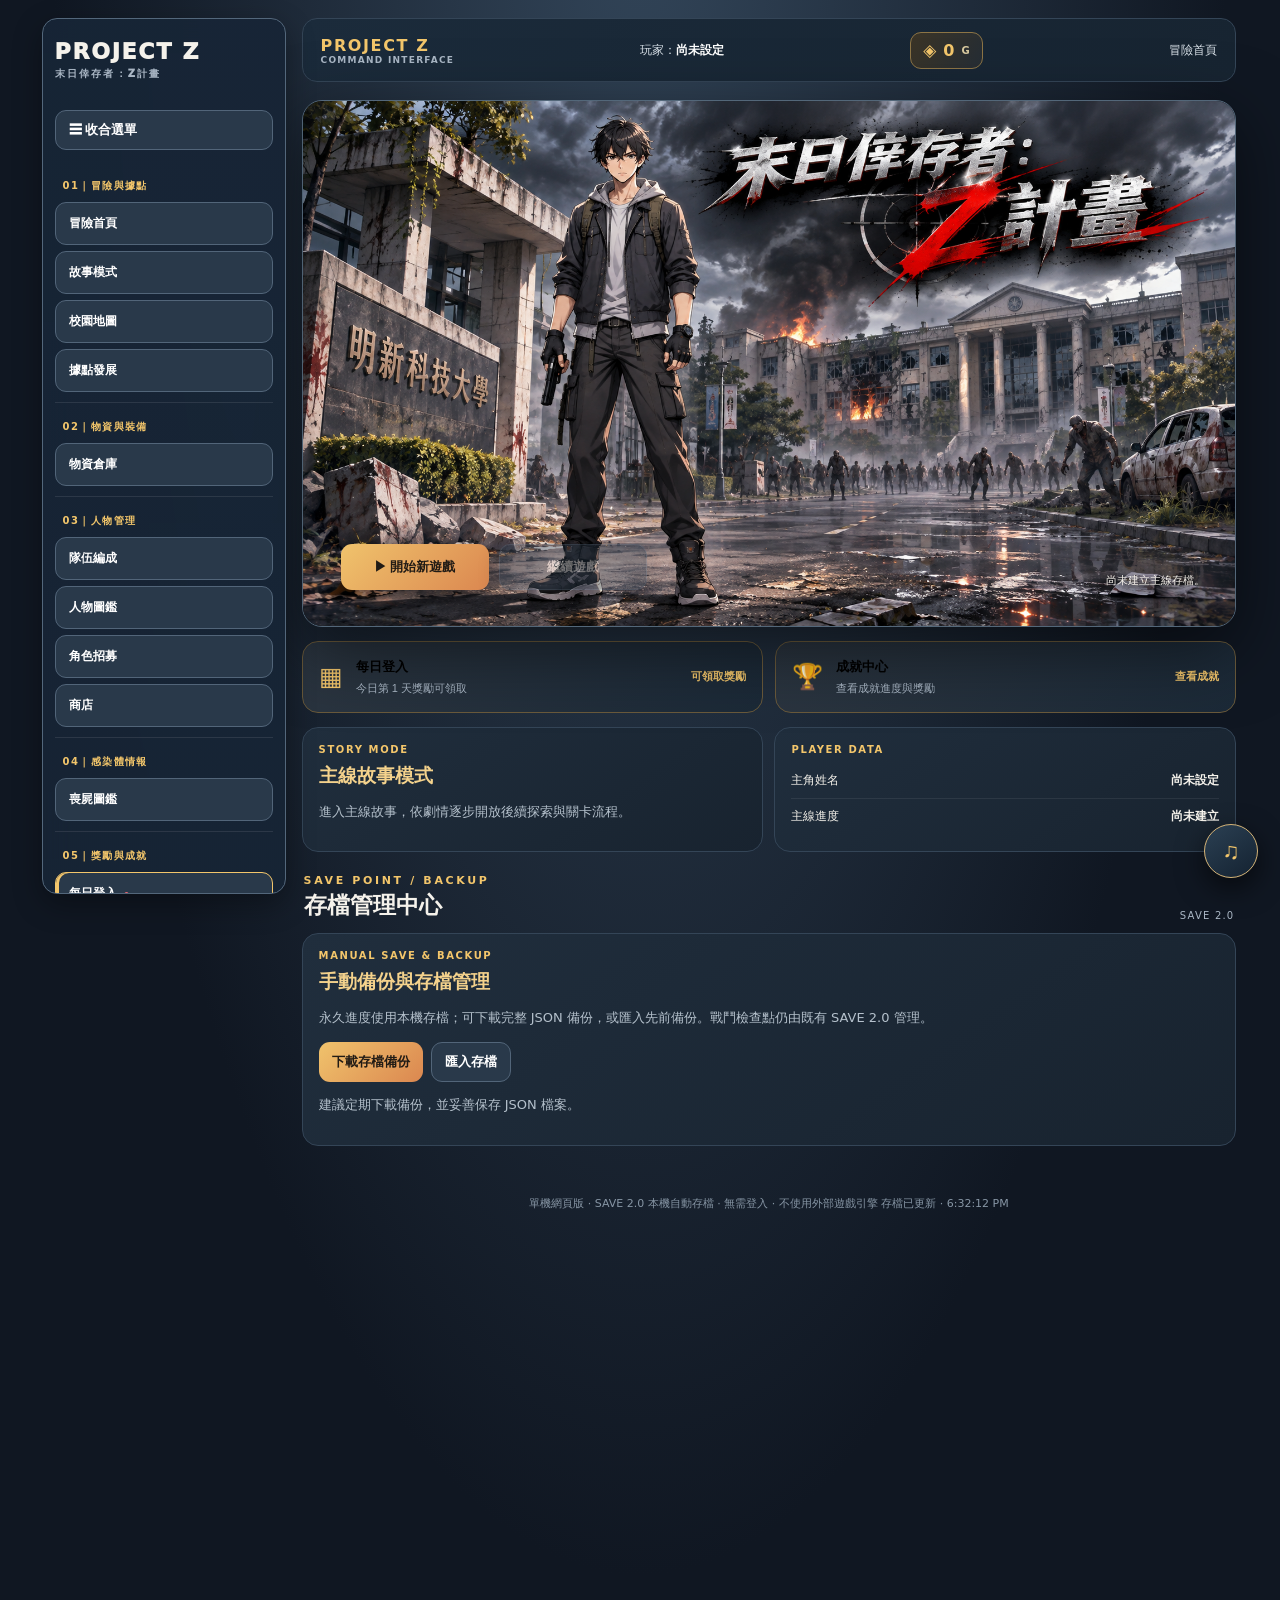
<file: test-version.html>
<!doctype html>
<html lang="zh-Hant"><head><meta charset="utf-8"><meta name="viewport" content="width=device-width,initial-scale=1,maximum-scale=1,user-scalable=no"><meta name="theme-color" content="#101722"><title>末日倖存者：Z計畫｜24關整合測試版</title>
<style>
:root{--text:#f5f2eb}
.top{position:sticky;top:0;z-index:100;padding:12px 14px;margin:0 -2px 16px;background:linear-gradient(180deg,#172536f5,#172536e8);border:1px solid #53677b;border-radius:15px;backdrop-filter:blur(14px);box-shadow:0 10px 30px #0005}
.logo{color:#f5f2eb;text-decoration:none;white-space:nowrap}.nav{justify-content:flex-end}.nav .btn{font-size:12px;padding:9px 12px;white-space:nowrap}
.homeHero{min-height:560px;grid-template-columns:minmax(0,1fr) minmax(360px,.92fr);background:linear-gradient(115deg,#1d2c3b,#14202c 64%,#27343c)}
.homeHero .heroText{padding:clamp(22px,3.5vw,48px)}.heroKicker{font-size:10px;letter-spacing:.2em;color:#a8bacb;margin-top:12px}.homeHero h1{font-size:clamp(38px,5.2vw,66px);letter-spacing:.04em}.homeHero h1 span{color:var(--gold)}.heroLead{max-width:560px}.playerCard{margin:12px 0 0;text-align:left}.panelEyebrow{font-size:10px;font-weight:900;letter-spacing:.16em;color:var(--gold);margin-bottom:8px}.playerCard p{margin:7px 0;color:#b9c6d2}.nameRow{display:flex;gap:8px;flex-wrap:wrap;margin-top:8px}.nameRow input{flex:1;min-width:160px;padding:11px 12px;border:1px solid var(--line);border-radius:10px;background:#111d29;color:#fff}.heroActions{display:flex;gap:9px;flex-wrap:wrap;margin-top:15px}.heroActions .btn{padding:12px 16px}.secondaryAction{background:#31465a;border-color:#71869a}.heroFootnote{font-size:10px!important;color:#92a4b5!important;margin:8px 0 0!important}
.campusArt{min-height:560px;background:linear-gradient(180deg,#53636a 0%,#394d54 47%,#253641 100%);isolation:isolate}.campusArt:before{background:linear-gradient(180deg,#a9b4b31a,#15232b66),repeating-linear-gradient(90deg,transparent 0 62px,#ffffff0a 63px 65px),repeating-linear-gradient(0deg,transparent 0 62px,#ffffff0a 63px 65px)}
.sceneLabel{position:absolute;z-index:5;top:22px;left:22px;right:22px;display:flex;justify-content:space-between;gap:10px;color:#f3eee3;font-size:10px;letter-spacing:.12em;text-shadow:0 2px 8px #000}.sceneLabel b{color:#f3c66b}.campusBuilding{position:absolute;z-index:1;background:linear-gradient(90deg,#263945,#647078 48%,#344650);border:2px solid #8b9b9c66;box-shadow:0 16px 35px #0005;display:grid;gap:8px;padding:15px 12px;grid-template-columns:repeat(4,1fr)}.campusBuilding i{background:linear-gradient(145deg,#a9b8b455,#263d4a);border:1px solid #c3d0ce55;min-height:28px}.buildingBack{top:115px;left:7%;width:84%;height:190px;transform:perspective(600px) rotateX(-3deg);opacity:.88}.buildingFront{top:265px;left:16%;width:70%;height:175px;grid-template-columns:repeat(4,1fr);background:linear-gradient(90deg,#243743,#778087 48%,#2c3e48)}.campusGround{position:absolute;z-index:2;bottom:0;left:0;right:0;height:32%;background:linear-gradient(180deg,#34464b,#172a34)}.campusRoad{position:absolute;z-index:3;bottom:-8%;left:34%;width:34%;height:47%;background:linear-gradient(90deg,#36434a,#667176 48%,#36434a);clip-path:polygon(38% 0,62% 0,100% 100%,0 100%);opacity:.8}.sceneZombie{z-index:4;top:46%;left:18%;transform:scale(.68)}.zombieTwo{left:78%;top:40%;transform:scale(.78)}.survivor{position:absolute;z-index:6;bottom:8%;left:49%;width:112px;height:220px;transform:translateX(-50%);filter:drop-shadow(0 12px 14px #0009)}.survivorHead{position:absolute;top:0;left:34px;width:46px;height:52px;border-radius:48% 48% 42% 42%;background:linear-gradient(90deg,#b98768,#e0b18d 55%,#926b59);border:4px solid #273642}.survivorBody{position:absolute;top:47px;left:17px;width:80px;height:112px;border-radius:25px 25px 12px 12px;background:linear-gradient(90deg,#172b3c,#526476 48%,#203345);border:2px solid #718394}.survivorPack{position:absolute;top:61px;left:0;width:27px;height:83px;border-radius:10px;background:linear-gradient(90deg,#19252b,#59645d);border:2px solid #83908a}.survivorLeg{position:absolute;top:150px;width:29px;height:68px;background:linear-gradient(90deg,#18232e,#65717b 55%,#202d38);border-radius:8px}.legOne{left:22px;transform:rotate(3deg)}.legTwo{right:19px;transform:rotate(-3deg)}.sceneVignette{position:absolute;z-index:7;inset:0;pointer-events:none;background:linear-gradient(90deg,#07121b55,transparent 28%,transparent 75%,#07121b55),linear-gradient(0deg,#07121b66,transparent 38%)}.sceneCaption{position:absolute;z-index:8;bottom:18px;left:20px;display:flex;flex-direction:column;gap:5px;text-shadow:0 2px 8px #000}.sceneCaption b{font-size:11px;letter-spacing:.22em;color:#f3c66b}.sceneCaption span{font-size:11px;color:#e2e8eb}
.homeSectionHead{display:flex;justify-content:space-between;align-items:end;margin:22px 2px 12px}.homeSectionHead h2{margin:3px 0 0;font-size:23px}.homeSectionHead>small{color:var(--muted);font-size:10px;letter-spacing:.12em}.homeTiles{display:grid;grid-template-columns:repeat(4,minmax(0,1fr));gap:11px}.homeTile{min-width:0;text-align:left;display:flex;flex-direction:column;align-items:flex-start;gap:7px;padding:17px;border:1px solid #40566a;border-radius:15px;background:linear-gradient(145deg,#223548,#172431);color:#f5f2eb;cursor:pointer;transition:transform .18s,border-color .18s,background .18s}.homeTile:hover{transform:translateY(-2px);border-color:var(--gold);background:linear-gradient(145deg,#2b4358,#1b2a39)}.tileIcon{font-size:25px;color:var(--gold)}.homeTile b{font-size:14px}.homeTile small{font-size:11px;line-height:1.55;color:#aebdca;min-height:34px}.tileLink{font-size:10px;color:var(--gold);margin-top:4px}.homeInfoGrid{display:grid;grid-template-columns:1.2fr .8fr;gap:11px;margin-top:12px}.situationCard h3,.saveManager h3{margin:4px 0 8px;color:#f3d28c}.situationCard p,.saveManager p{font-size:12px;line-height:1.7;color:#b9c6d2}.infoTags{display:flex;gap:6px;flex-wrap:wrap}.infoTags span{font-size:10px;padding:5px 8px;border-radius:8px;background:#ffffff0d;color:#c6d4df}.statusLine{display:flex;justify-content:space-between;gap:8px;padding:9px 0;border-bottom:1px solid #ffffff12;font-size:12px}.statusLine:last-child{border:0}.statusReady{color:#83d7a0}.statusPending{color:#f3c66b}.saveHeading{scroll-margin-top:95px}.saveManager{margin-bottom:18px}.saveActions{display:flex;gap:8px;flex-wrap:wrap}
@media(max-width:900px){.homeHero{grid-template-columns:1fr}.campusArt{grid-row:1;min-height:350px}.homeTiles{grid-template-columns:repeat(2,minmax(0,1fr))}.homeInfoGrid{grid-template-columns:1fr}}
@media(max-width:760px){.top{top:0;margin:0 0 12px;padding:10px;gap:9px}.nav{width:100%;flex-wrap:nowrap;overflow-x:auto;justify-content:flex-start;padding-bottom:3px}.nav .btn{flex:0 0 auto;font-size:11px;padding:9px 10px}.homeHero{grid-template-columns:1fr}.campusArt{min-height:300px;grid-row:1}.homeHero .heroText{padding:21px}.homeTiles{grid-template-columns:1fr 1fr}.homeTile{padding:13px}.homeSectionHead h2{font-size:20px}}
@media(max-width:430px){.homeTiles{grid-template-columns:1fr}.heroActions .btn{width:100%}.sceneLabel{left:13px;right:13px;top:13px}}
:root{--bg:#101722;--panel:#1b2734;--line:#344557;--gold:#f3c66b;--red:#ef6872;--green:#83d7a0;--muted:#aab7c5}*{box-sizing:border-box}body{margin:0;background:radial-gradient(ellipse at 50% -10%,#33465a,#101722 65%);color:#f5f2eb;font-family:system-ui,"Noto Sans TC",sans-serif}.app{width:min(94vw,1600px);max-width:1600px;margin:0 auto;padding:clamp(10px,1.5vw,22px)}.top{display:flex;justify-content:space-between;align-items:center;gap:12px;margin-bottom:14px}.logo{font-weight:1000;letter-spacing:.08em;font-size:20px}.logo small{display:block;font-size:10px;color:#aab7c5;letter-spacing:.22em}.nav{display:flex;gap:7px;flex-wrap:wrap}.btn{border:1px solid #526579;border-radius:11px;background:#29394a;color:#fff;padding:10px 13px;font-weight:750;cursor:pointer}.btn.primary{background:linear-gradient(135deg,#f0c36c,#db8750);color:#211b15;border:0}.btn:disabled{opacity:.35}.btn.active{border-color:var(--gold);color:var(--gold)}.screen{display:none}.screen.active{display:block}.hero{border:1px solid #526579;border-radius:22px;overflow:hidden;min-height:520px;display:grid;grid-template-columns:1.1fr .9fr;background:linear-gradient(120deg,#202f3d,#17222e 60%,#3b3330);box-shadow:0 20px 70px #0006}.heroText{padding:clamp(24px,5vw,58px);display:flex;flex-direction:column;justify-content:center}.eyebrow{color:var(--gold);font-size:11px;letter-spacing:.24em;font-weight:900}.hero h1{font-size:clamp(38px,6vw,70px);line-height:1.05;margin:14px 0}.hero p{color:#c1cbd5;line-height:1.8;max-width:480px}.heroArt{position:relative;min-height:400px;background:radial-gradient(ellipse at 55% 48%,#69796a,#3c504e 35%,#222d36 70%);overflow:hidden}.heroArt:before{content:"";position:absolute;inset:0;background:repeating-linear-gradient(90deg,transparent 0 68px,#ffffff08 69px 71px),repeating-linear-gradient(0deg,transparent 0 68px,#ffffff08 69px 71px)}.sil{position:absolute;bottom:55px;width:82px;height:190px;border-radius:42px 42px 22px 22px;background:linear-gradient(90deg,#263340,#b8a18d 45%,#354454);box-shadow:0 15px 30px #0008}.sil:before{content:"";position:absolute;width:70px;height:70px;border-radius:50%;background:#e7c4a4;top:-48px;left:6px;border:7px solid #35414b}.sil:after{content:"";position:absolute;width:120px;height:15px;background:#202b35;top:62px;left:28px;transform:rotate(-18deg);border-radius:8px}.s1{left:18%;transform:scale(.85)}.s2{left:42%;z-index:2}.s3{left:67%;transform:scale(.92)}.zombie{position:absolute;width:42px;height:66px;border-radius:45% 45% 30% 30%;background:#758c75;box-shadow:inset 0 12px #a6b79a,0 10px 20px #0008;top:90px;left:15%}.zombie:after{content:"";position:absolute;width:6px;height:6px;background:#a62e3a;top:22px;left:12px;box-shadow:13px 0 #a62e3a}.z2{left:58%;top:45px;transform:scale(1.3)}.z3{left:80%;top:155px;transform:scale(.8)}.stats{display:flex;gap:9px;flex-wrap:wrap;margin:18px 0}.stat{background:#ffffff0d;border:1px solid #ffffff18;padding:9px 13px;border-radius:12px;color:#b9c5d0;font-size:12px}.stat b{color:var(--gold);font-size:17px;display:block}.sectionTitle{display:flex;justify-content:space-between;align-items:end;margin:8px 0 14px}.sectionTitle h2{margin:0;font-size:25px}.sectionTitle small{color:var(--muted)}.cards{display:grid;grid-template-columns:repeat(3,1fr);gap:12px}.card{background:linear-gradient(145deg,#202e3d,#18232f);border:1px solid var(--line);border-radius:16px;padding:16px}.card h3{margin:0 0 6px;color:#f4d28c}.card p{color:#b5c1cc;font-size:13px;line-height:1.6}.battleGrid{display:grid;grid-template-columns:minmax(0,1fr) minmax(270px,28%);gap:clamp(10px,1.2vw,18px);align-items:start}.arena{position:relative;width:100%;aspect-ratio:16/9;height:auto;min-height:0;border:2px solid #536779;border-radius:18px;overflow:hidden;background:#555d59}.arena canvas{width:100%;height:100%;display:block;touch-action:manipulation;cursor:crosshair}.skill:disabled{filter:saturate(.35);cursor:not-allowed}.unit.down .portrait{filter:grayscale(1);border-color:var(--red)}.unit.down .bar i{background:var(--red)}.hud{display:flex;gap:7px;flex-wrap:wrap;margin-bottom:10px;align-items:center}.hud span{white-space:nowrap}.hud span{background:#1b2937;border:1px solid var(--line);border-radius:9px;padding:7px 10px;font-size:12px}.side{display:flex;flex-direction:column;gap:10px;min-width:0}.panel{min-width:0}.panel{background:#1b2734;border:1px solid var(--line);border-radius:15px;padding:13px}.panel h3{margin:0 0 10px;color:var(--gold);font-size:14px}.unit{display:flex;align-items:center;gap:9px;margin:10px 0}.portrait{width:40px;height:44px;border-radius:11px;border:2px solid #d8bd8a;background:linear-gradient(145deg,#f0d0b0,#936f7b);display:grid;place-items:center;color:#302631;font-weight:900}.unitInfo{flex:1;font-size:12px}.unitInfo small{display:block;color:var(--muted);font-size:10px}.bar{height:5px;background:#43505d;border-radius:9px;margin-top:5px;overflow:hidden}.bar i{display:block;height:100%;background:var(--green)}.skills{display:grid;grid-template-columns:1fr 1fr;gap:7px}.skill{font-size:12px;padding:10px 4px}.skill small{display:block;color:#c8bda8;font-size:10px;margin-top:3px}.log{font-size:11px;color:#c1ccd6;line-height:1.55;max-height:120px;overflow:auto}.overlay{position:absolute;inset:0;display:flex;align-items:center;justify-content:center;background:#08111dcc;padding:18px;text-align:center}.overlay[hidden]{display:none}.dialog{max-width:370px;background:#1b2937;border:1px solid #607184;border-radius:18px;padding:24px;box-shadow:0 20px 60px #0009}.dialog h2{font-size:30px;margin:0 0 8px}.dialog p{color:#c0cbd5;line-height:1.65}.footer{color:#8796a5;text-align:center;font-size:11px;margin:14px}.mission{display:flex;gap:12px;align-items:center}.mission .badge{font-size:30px}.mission .btn{margin-left:auto}.notice{color:#9fb0bf;font-size:12px;line-height:1.6}@media(max-width:1050px){.app{width:96vw}.battleGrid{grid-template-columns:minmax(0,1fr) 250px}}@media(max-width:760px){.app{width:100%;padding:9px}.hero{grid-template-columns:1fr}.heroArt{min-height:260px;grid-row:1}.heroText{padding:24px}.battleGrid{grid-template-columns:1fr}.side{display:grid;grid-template-columns:1fr 1fr}.side .roster{grid-column:1/-1}.cards{grid-template-columns:1fr}.top{align-items:flex-start;flex-direction:column}.mission{align-items:flex-start}.mission .btn{margin-left:0}}

.archivePortraitWrap{width:100%;height:250px;margin:0 0 12px;border:1px solid #53677b;border-radius:12px;background:radial-gradient(ellipse at center,#344657 0%,#172330 75%);display:flex;align-items:center;justify-content:center;overflow:hidden}.archivePortrait{display:block;width:100%;height:100%;object-fit:contain;object-position:center bottom}.archiveMainSlot{min-height:0}.archivePortraitDetail{height:min(560px,70vh);max-width:520px;margin:10px auto 16px}.archivePortraitDetail .archivePortrait{object-fit:contain}
.archiveProfileTabs{display:flex;gap:8px;flex-wrap:wrap;margin:12px 0}.archiveProfileTabs .btn{flex:1;min-width:110px}.archiveProfilePane{min-width:0}
/* Unified character profile rows; preserve the original two-column profile layout */
#archiveSlots .archiveProfileData>p{margin:0 0 8px;padding:9px 11px;border:1px solid rgba(160,180,198,.16);border-radius:9px;background:rgba(255,255,255,.035);color:#c1cbd5;font-size:13px;line-height:1.75;overflow-wrap:anywhere}
#archiveSlots .archiveProfileData>p b{color:#f3d18a;font-weight:800}.archiveSkillPanel{margin:0;padding:18px;border:1px solid #65788b;border-radius:15px;background:linear-gradient(145deg,#1b2a38,#121e29)}
.unifiedSkillPanel{display:flex;flex-direction:column;gap:12px}.unifiedSkillSummary h4{margin:0 0 5px}.unifiedSkillSummary p{margin:0;color:#9eafbf;font-size:13px}.unifiedSkillPanel h5{margin:4px 0 0;font-size:14px;color:#f1c66f}.unifiedSkillTiers{display:grid;grid-template-columns:1fr;gap:8px}.unifiedSkillTier{padding:10px 12px;border:1px solid rgba(255,255,255,.10);border-radius:10px;background:rgba(255,255,255,.025)}.unifiedSkillTier.unlocked{border-color:rgba(94,190,145,.38);background:rgba(54,130,92,.09)}.unifiedSkillTier.current{box-shadow:inset 3px 0 #e7bd70;border-color:rgba(231,189,112,.55)}.unifiedSkillLevel{color:#f1c66f}.unifiedSkillBadge{font-size:12px;color:#f1c66f;border:1px solid rgba(241,198,111,.35);background:rgba(241,198,111,.08);border-radius:999px;padding:5px 10px;white-space:nowrap}.unifiedSkillProgress{height:7px;border-radius:99px;background:rgba(255,255,255,.1);overflow:hidden}.unifiedSkillProgress span{display:block;height:100%;border-radius:inherit;background:linear-gradient(90deg,#36b982,#e7bd70);transition:width .2s ease}.unifiedSkillTierHead{display:flex;justify-content:space-between;align-items:center;gap:10px;font-size:13px}.unifiedSkillTierHead span{font-size:11px;color:#9eafbf;white-space:nowrap}.unifiedSkillTier.unlocked .unifiedSkillTierHead span{color:#8bd5aa}.unifiedSkillTier p{margin:6px 0 0;color:#c5d0dc;font-size:13px;line-height:1.55}.unifiedSkillCurrent{padding:11px 13px;border-radius:10px;background:rgba(241,198,111,.08);border:1px solid rgba(241,198,111,.22)}.unifiedSkillCurrent h5{margin:0 0 7px}.unifiedSkillCurrent ul{margin:0;padding-left:19px;color:#d9e2eb;font-size:13px;line-height:1.65}.unifiedSkillRule{margin:0;color:#9eafbf;font-size:12px;line-height:1.6}.unifiedSkillUpgrade{display:flex;justify-content:space-between;align-items:center;gap:12px;padding-top:10px;border-top:1px solid rgba(255,255,255,.1)}.unifiedSkillUpgrade span{font-size:13px;font-weight:700}.unifiedSkillUpgrade small{display:block;margin-top:4px;color:#9eafbf;font-weight:400}.unifiedSkillNotice{margin:0;padding:10px 12px;border-radius:9px;background:rgba(255,255,255,.04);color:#c5d0dc;font-size:13px}@media(max-width:640px){.unifiedSkillUpgrade{align-items:stretch;flex-direction:column}.unifiedSkillUpgrade .btn{width:100%}}
.skillDialog{position:fixed;inset:0;z-index:1600;display:flex;align-items:center;justify-content:center;padding:clamp(10px,3vw,30px);background:#050b12d9;backdrop-filter:blur(9px);animation:skillDialogFade .18s ease-out}
.skillDialog[hidden]{display:none}
.skillDialogWindow{width:min(900px,96vw);max-height:min(90vh,900px);display:flex;flex-direction:column;overflow:hidden;border:1px solid #71869a;border-radius:20px;background:linear-gradient(145deg,#223346,#111d29);box-shadow:0 28px 90px #000c;animation:skillDialogRise .22s ease-out}
.skillDialogHeader,.skillDialogFooter{display:flex;align-items:center;justify-content:space-between;gap:12px;padding:14px 18px;background:#101b27;border-bottom:1px solid #ffffff18}
.skillDialogHeader strong{color:#f3d18a;font-size:18px}.skillDialogHeader small{display:block;color:#aab7c5;font-size:10px;letter-spacing:.12em;margin-top:3px}
.skillDialogClose{width:38px;height:38px;border:1px solid #607488;border-radius:10px;background:#26394b;color:#fff;font-size:24px;cursor:pointer}
.skillDialogBody{padding:clamp(12px,2.5vw,24px);overflow:auto;overscroll-behavior:contain}
.skillDialogFooter{justify-content:flex-end;border-top:1px solid #ffffff18;border-bottom:0}
.skillDialogBody .archiveSkillPanel{margin:0}
@keyframes skillDialogFade{from{opacity:0}to{opacity:1}}
@keyframes skillDialogRise{from{opacity:.7;transform:translateY(14px) scale(.985)}to{opacity:1;transform:translateY(0) scale(1)}}
@media(max-width:600px){.skillDialog{padding:8px;align-items:flex-end}.skillDialogWindow{width:100%;max-height:94vh;border-radius:18px 18px 12px 12px}.skillDialogHeader,.skillDialogFooter{padding:11px 13px}.skillProgress{grid-template-columns:repeat(2,minmax(0,1fr))}.skillDialogBody{padding:12px}}
.archiveSkillPanel h4{margin:0 0 8px;color:#f3d18a;font-size:17px}
.archiveSkillPanel p{margin:6px 0}
.skillProgress{display:grid;grid-template-columns:repeat(5,minmax(0,1fr));gap:8px;margin:14px 0}
.skillTier{padding:10px 7px;border:1px solid #526579;border-radius:10px;background:#111d28;text-align:center;font-size:11px}
.skillTier.active{border-color:#e7bd70;background:#3a3020}
.skillTier strong{display:block;color:#f1d18e;font-size:13px;margin-bottom:4px}
.skillUpgradeAction{display:flex;align-items:center;justify-content:space-between;gap:12px;flex-wrap:wrap;margin-top:12px}
.skillUpgradeAction .btn{min-width:170px}
@media(max-width:560px){.skillProgress{grid-template-columns:repeat(2,minmax(0,1fr))}}
.archiveGrid{display:grid;grid-template-columns:repeat(3,minmax(0,1fr));gap:12px}.zombieArchiveSummary{display:flex;justify-content:space-between;align-items:center;gap:18px;margin-bottom:14px}.zombieArchiveSummary h3{color:var(--gold);margin:0 0 6px}.zombieArchiveSummary p{color:var(--muted);font-size:12px;line-height:1.6;margin:0}.zombieArchiveStats{display:grid;grid-template-columns:repeat(4,minmax(64px,1fr));gap:8px}.zombieArchiveStats span{display:grid;gap:3px;padding:10px 12px;border:1px solid var(--line);border-radius:10px;background:#101c28;text-align:center}.zombieArchiveStats b{color:var(--gold);font-size:19px}.zombieArchiveStats small{color:var(--muted);font-size:10px}.zombieArchiveTabs{display:flex;gap:8px;overflow-x:auto;padding:2px 1px 10px;margin-bottom:12px;scrollbar-width:thin}.zombieArchiveTab{flex:0 0 auto;border:1px solid var(--line);border-radius:10px;padding:9px 13px;background:#172330;color:#c1cbd5;font:inherit;font-size:12px;font-weight:750;cursor:pointer;white-space:nowrap}.zombieArchiveTab[aria-pressed="true"]{border-color:var(--gold);background:#d9a84e22;color:var(--gold)}.zombieArchiveGrid{display:grid;grid-template-columns:repeat(3,minmax(0,1fr));gap:12px}.zombieArchiveCard{display:grid;grid-template-columns:118px minmax(0,1fr);gap:12px;align-items:center;min-height:166px;padding:12px;border:1px solid var(--line);border-radius:15px;background:linear-gradient(145deg,#202e3d,#18232f)}.zombieArchiveArt{height:142px;display:flex;align-items:center;justify-content:center;border-radius:10px;background:radial-gradient(ellipse at center,#43505a,#1b2734 72%);overflow:hidden}.zombieArchiveArt img{width:100%;height:100%;object-fit:contain;filter:drop-shadow(0 7px 9px #0008)}.zombieArchiveCard.locked .zombieArchiveArt img{filter:brightness(0)}.zombieArchiveInfo h3{margin:0 0 5px;color:#f3d28f;font-size:15px}.zombieArchiveInfo p{margin:5px 0;color:#b5c1cc;font-size:11px;line-height:1.55}.zombieArchiveInfo .archiveTag{margin:2px 0}.zombieArchiveReward{color:var(--gold);font-weight:850;font-size:12px;display:flex;align-items:center;flex-wrap:wrap;column-gap:18px;row-gap:10px;margin-top:16px}.zombieClaimBtn{margin:0;padding:12px 20px;min-height:44px;font-size:12px;line-height:1.2;white-space:nowrap;flex:0 0 auto}.zombieArchiveCard.locked .zombieArchiveReward{color:#9aa8b5}@media(max-width:650px){.zombieArchiveReward{flex-direction:column;align-items:flex-start;row-gap:10px}.zombieClaimBtn{margin-top:0}}@media(max-width:1050px){.zombieArchiveGrid{grid-template-columns:repeat(2,minmax(0,1fr))}.zombieArchiveSummary{align-items:flex-start;flex-direction:column}}@media(max-width:650px){.zombieArchiveGrid{grid-template-columns:1fr}.zombieArchiveCard{grid-template-columns:104px minmax(0,1fr)}.zombieArchiveStats{width:100%;grid-template-columns:repeat(4,minmax(0,1fr))}.zombieArchiveStats span{padding:8px 4px}}.archiveSlot{background:linear-gradient(145deg,#202e3d,#18232f);border:1px solid var(--line);border-radius:16px;padding:15px;min-height:160px}.archiveSlot h3{margin:0 0 8px;color:#f4d28c}.archiveSlot p{font-size:12px;color:#b5c1cc;line-height:1.6}.archiveIcon{width:58px;height:66px;border:1px solid #627488;border-radius:13px;background:linear-gradient(145deg,#344657,#1a2632);display:grid;place-items:center;font-size:26px;margin-bottom:10px}.archiveTools{display:grid;grid-template-columns:minmax(0,1fr) minmax(0,2fr);gap:12px;align-items:start}.archiveChoice{border:1px solid var(--line);border-radius:14px;padding:14px;background:#172330}.archiveChoice h3{color:var(--gold);margin:0 0 8px}.archiveChoice p{font-size:13px;line-height:1.65;color:#c1cbd5}.archiveChoice .btn{margin-top:8px}.archiveMeta{font-size:11px;color:var(--muted)}.archiveSlot.selected{border-color:var(--gold);box-shadow:0 0 0 1px #f3c66b44}.archiveTag{display:inline-block;padding:4px 8px;border-radius:8px;background:#ffffff12;color:#d8cba9;font-size:10px;margin:2px}@media(max-width:760px){.archiveGrid{grid-template-columns:repeat(2,minmax(0,1fr))}.archiveTools{grid-template-columns:1fr}}

.storyIntro{display:grid;grid-template-columns:1.2fr .8fr;gap:12px;margin-bottom:14px}.storyPanel{background:linear-gradient(145deg,#202e3d,#18232f);border:1px solid var(--line);border-radius:16px;padding:16px}.storyPanel h3{margin:0 0 8px;color:#f4d28c}.storyPanel p{color:#b5c1cc;font-size:13px;line-height:1.7}.storyMap{display:grid;grid-template-columns:repeat(4,minmax(0,1fr));gap:9px}.storyArea{border:1px solid var(--line);border-radius:13px;padding:12px;background:#172330;min-height:105px}.storyArea b{display:block;color:#f4d28c;margin:5px 0}.storyArea small{color:var(--muted);line-height:1.5}.storyArea .areaState{font-size:10px;color:#9fc6df}.storyMissions{display:grid;grid-template-columns:repeat(2,minmax(0,1fr));gap:9px}.storyArea.selected{border-color:var(--gold);box-shadow:0 0 0 1px #f3c66b44}.storyMission.areaMatch{border-color:var(--gold);box-shadow:0 0 0 1px #f3c66b33}.storyMission button:disabled{opacity:.45;cursor:not-allowed}.storyMission{background:#172330;border:1px solid var(--line);border-radius:12px;padding:12px}.storyMission b{color:#f4d28c}.storyMission p{font-size:12px;color:#b5c1cc;line-height:1.6;margin:6px 0}.storyMission small{color:#9eacba}.storyMissionActions{display:flex;align-items:center;justify-content:space-between;gap:8px;flex-wrap:wrap;margin-top:10px}.missionMeta{display:block;color:#9fc6df;font-size:10px;margin:5px 0}.missionGroupHead{grid-column:1/-1;display:flex;align-items:center;justify-content:space-between;margin:8px 0 0;padding:9px 12px;border-left:3px solid var(--gold);background:#ffffff08;color:#f4d28c}.missionGroupHead small{color:var(--muted);font-size:10px}.missionSubGrid{grid-column:1/-1;display:grid;grid-template-columns:repeat(3,minmax(0,1fr));gap:10px}.missionSubGrid .card{min-width:0}.storyNote{border-left:3px solid var(--gold);padding:9px 12px;background:#ffffff08;color:#c4ced7;font-size:12px;line-height:1.7}.storyProgressBar{margin:0 0 12px;padding:12px 14px;border:1px solid var(--line);border-radius:12px;background:#172330}.storyProgressBar>div:first-child{display:flex;justify-content:space-between;gap:10px;color:#dce5ed;font-size:12px;margin-bottom:8px}.storyProgressBar span{color:var(--gold)}.storyProgressTrack{height:6px;border-radius:99px;background:#344557;overflow:hidden}.storyProgressTrack i{display:block;width:0;height:100%;background:linear-gradient(90deg,#d89b45,#f3d18a);border-radius:99px;transition:width .25s}.storyMission{display:flex;flex-direction:column;gap:8px;min-height:150px;padding:14px}.storyMissionHead{display:flex;align-items:center;justify-content:space-between;gap:8px}.storyMissionTitle{font-weight:800;color:#f4d28c}.storyMissionState{font-size:10px;color:#9fc6df;border:1px solid #52677b;border-radius:99px;padding:3px 8px;white-space:nowrap}.storyMissionState.done{color:#9de0b2;border-color:#47765b}.storyMissionSummary{font-size:12px;color:#c3ced8;line-height:1.5;margin:0}.storyMissionMeta{display:flex;justify-content:space-between;gap:8px;flex-wrap:wrap;color:#9eacba;font-size:10px}.storyMissionActions{display:flex;justify-content:space-between;align-items:center;gap:8px;margin-top:auto;padding-top:8px;border-top:1px solid #ffffff12}.storyMissionActions .btn{padding:8px 12px;font-size:12px}.missionDetailDialog{position:fixed;inset:0;z-index:10020;display:grid;place-items:center;padding:18px;background:#050a10d9;backdrop-filter:blur(8px)}.missionDetailDialog[hidden]{display:none}.missionDetailWindow{width:min(680px,96vw);max-height:min(82vh,760px);overflow:auto;border:1px solid #596e82;border-radius:18px;background:linear-gradient(145deg,#202e3d,#111b27);box-shadow:0 24px 90px #000b;padding:clamp(18px,3vw,28px)}.missionDetailTop{display:flex;align-items:flex-start;justify-content:space-between;gap:12px}.missionDetailTop small{color:var(--gold);font-size:10px;letter-spacing:.12em}.missionDetailTop h2{margin:6px 0 14px;font-size:clamp(21px,3vw,28px)}.missionDetailClose{border:1px solid #63778b;background:#ffffff10;color:#fff;border-radius:9px;width:34px;height:34px;font-size:20px;cursor:pointer}.missionDetailBody{color:#d0d9e1;font-size:13px;line-height:1.85;white-space:pre-line}.missionDetailActions{display:flex;justify-content:flex-end;gap:8px;flex-wrap:wrap;margin-top:18px}@media(max-width:760px){.storyMissionActions{align-items:center}.storyMissionActions .btn{width:auto;flex:1}.storyMission{min-height:0}}@media(max-width:900px){.missionSubGrid{grid-template-columns:repeat(2,minmax(0,1fr))}}@media(max-width:760px){.storyIntro{grid-template-columns:1fr}.storyMap{grid-template-columns:repeat(2,minmax(0,1fr))}.storyMissions{grid-template-columns:1fr}.missionSubGrid{grid-template-columns:1fr}.storyMissionActions{align-items:stretch}.storyMissionActions .btn{width:100%}}

.storyCutscene{position:fixed;inset:0;z-index:9999;background:radial-gradient(ellipse at 50% 35%,#26394b,#070d14 78%);display:flex;align-items:center;justify-content:center;padding:20px}.storyCutscene[hidden]{display:none}.storyCutsceneBox{width:min(760px,96vw);border:1px solid #718397;border-radius:20px;background:linear-gradient(145deg,#202f3e,#111b27);padding:clamp(22px,5vw,44px);box-shadow:0 25px 90px #000b}.storyCutsceneEyebrow{color:var(--gold);font-size:11px;letter-spacing:.2em;font-weight:900}.storyCutsceneBox h2{font-size:clamp(25px,4vw,38px);margin:12px 0}.storyCutsceneBox p{font-size:clamp(15px,2vw,18px);line-height:2;color:#d4dde5;min-height:100px;white-space:pre-line}.storyCutsceneFooter{display:flex;justify-content:space-between;align-items:center;gap:12px;flex-wrap:wrap;margin-top:22px}.storyCutsceneFooter small{color:#9eacba}
/* PROJECT Z UI 1.0 · Fixed desktop rail and mobile bottom navigation */
.app{display:grid;grid-template-columns:230px minmax(0,1fr);align-items:start;gap:16px}.top{grid-column:1;grid-row:1 / span 20;position:sticky;top:12px;height:calc(100vh - 24px);display:flex;flex-direction:column;align-items:stretch;justify-content:flex-start;padding:18px 12px}.logo{white-space:normal;margin-bottom:18px}.nav{display:flex;flex-direction:column;align-items:stretch;justify-content:flex-start;gap:8px}.nav .btn{text-align:left;padding:12px 13px}.screen{grid-column:2}.screen.active{min-width:0}.homeHero{grid-template-columns:minmax(0,1fr) minmax(300px,.92fr)}.homeTiles{grid-template-columns:repeat(2,minmax(0,1fr))}.homeInfoGrid{grid-template-columns:1.2fr .8fr}.missionSubGrid{grid-template-columns:repeat(2,minmax(0,1fr))}
@media(max-width:1050px){.app{grid-template-columns:190px minmax(0,1fr);gap:12px}.top{padding:14px 9px}.nav .btn{font-size:11px;padding:10px 9px}.homeHero{grid-template-columns:1fr}.campusArt{grid-row:1}.homeInfoGrid{grid-template-columns:1fr}}
@media(max-width:760px){.app{display:block;padding:9px 9px 92px}.top{position:fixed;left:9px;right:9px;bottom:8px;top:auto;z-index:1000;height:auto;display:block;padding:8px;margin:0;border-radius:14px;background:#172536f5;box-shadow:0 10px 30px #0009}.logo{display:none}.nav{display:flex;flex-direction:row;flex-wrap:nowrap;overflow-x:auto;justify-content:flex-start;gap:6px;padding:0 0 2px}.nav .btn{flex:0 0 auto;text-align:center;padding:10px 11px;font-size:11px}.screen{width:100%}.homeHero{grid-template-columns:1fr}.homeTiles{grid-template-columns:repeat(2,minmax(0,1fr))}.missionSubGrid{grid-template-columns:1fr}}
@media(max-width:430px){.homeTiles{grid-template-columns:1fr}.nav .btn{font-size:10px;padding:9px 10px}}
.top{display:grid;grid-template-columns:220px minmax(0,1fr);align-items:center;gap:16px}.nav{justify-content:flex-end;gap:7px}.storyArea{min-height:116px;color:inherit;text-align:left;cursor:pointer;width:100%;font:inherit}.storyArea:hover,.storyArea:focus-visible{border-color:var(--gold);background:#223548}#combatRosterCards{grid-template-columns:repeat(5,minmax(0,1fr));gap:8px}#combatRosterCards .card{text-align:center;padding:10px}#combatRosterCards .portrait{margin:0 auto 8px}.screen{animation:screenFade .22s ease both}@keyframes screenFade{from{opacity:.55;transform:translateY(4px)}to{opacity:1;transform:translateY(0)}}@media(max-width:1050px){.top{grid-template-columns:1fr}#combatRosterCards{grid-template-columns:repeat(3,minmax(0,1fr))}}@media(max-width:760px){.top{display:flex;flex-direction:column;align-items:stretch}.nav{width:100%;display:flex;flex-wrap:nowrap;overflow-x:auto;justify-content:flex-start}.nav .btn{flex:0 0 auto}#combatRosterCards{grid-template-columns:repeat(2,minmax(0,1fr))}.storyMissions{grid-template-columns:1fr}}@media(max-width:430px){.nav .btn{font-size:11px;padding:9px 10px}}

/* PROJECT Z UI FINAL 1.1 */
.app{width:96%;max-width:1800px;grid-template-columns:240px minmax(0,1fr);gap:18px;padding:18px}
.top{grid-column:1;grid-row:1 / span 30;display:flex;flex-direction:column;align-items:stretch;justify-content:flex-start;position:sticky;top:12px;height:calc(100vh - 24px);overflow:auto;padding:18px 12px}
.logo{white-space:normal;margin:0 0 16px}
.railToggle{display:block;margin:0 0 12px;text-align:left}
.nav{display:flex;flex-direction:column;align-items:stretch;justify-content:flex-start;gap:12px}
.navGroup{display:flex;flex-direction:column;gap:5px;padding:0 0 10px;border-bottom:1px solid #ffffff16}
.navGroupTitle{padding:5px 9px;color:var(--gold);font-size:10px;font-weight:900;letter-spacing:.12em}
.nav .btn{text-align:left;white-space:normal;padding:10px 11px;font-size:12px}
.nav .navPlanned{opacity:.48;cursor:not-allowed;border-style:dashed}.baseFeatureGrid{display:grid;grid-template-columns:repeat(3,minmax(0,1fr));gap:12px;margin-top:12px}.baseState{display:inline-block;color:#f3c66b;font-size:11px;border:1px solid #8b7041;border-radius:8px;padding:5px 8px}@media(max-width:900px){.baseFeatureGrid{grid-template-columns:repeat(2,minmax(0,1fr))}}@media(max-width:560px){.baseFeatureGrid{grid-template-columns:1fr}}
.globalStatus{grid-column:2;grid-row:1;min-height:64px;display:flex;align-items:center;justify-content:space-between;gap:14px;padding:12px 18px;margin-bottom:0;border:1px solid var(--line);border-radius:15px;background:linear-gradient(110deg,#1b2b3b,#172431);color:#dce4eb}
.globalStatus small{display:block;color:var(--muted);font-size:9px;letter-spacing:.14em}
.statusBrand{font-weight:900;color:var(--gold);letter-spacing:.1em}
.globalPlayer,.globalContext{font-size:12px}
.globalPlayer b{color:#fff}
.globalGold{display:flex;align-items:center;gap:7px;padding:8px 12px;border:1px solid #8c7445;border-radius:11px;background:linear-gradient(120deg,#3b3426,#252d35);color:var(--gold);font-weight:900;white-space:nowrap;font-variant-numeric:tabular-nums}
.globalGold .goldIcon{font-size:17px;line-height:1}.globalGold small{display:inline;color:#d8c99f;font-size:10px;letter-spacing:.08em}
.screen{grid-column:2;grid-row:2;min-width:0}
.footer{grid-column:2;grid-row:3}
.app.rail-collapsed{grid-template-columns:72px minmax(0,1fr)}
.rail-collapsed .top{padding:14px 7px}
.rail-collapsed .logo{font-size:0}
.rail-collapsed .logo small{font-size:0}
.rail-collapsed .railToggle{font-size:0;text-align:center;padding:10px 4px}
.rail-collapsed .railToggle:after{content:"☰";font-size:17px}
.rail-collapsed .navGroupTitle{font-size:0;padding:3px}
.rail-collapsed .nav .btn{font-size:0;text-align:center;padding:10px 3px}
.rail-collapsed .nav .btn:before{content:"•";font-size:18px}
@media(max-width:1050px){.app{grid-template-columns:205px minmax(0,1fr);gap:12px}.top{padding:14px 9px}.globalStatus{flex-wrap:wrap}}
@media(max-width:760px){.app{display:block;width:100%;padding:9px 9px 92px}.top{position:fixed;left:9px;right:9px;bottom:8px;top:auto;z-index:1000;height:auto;max-height:42vh;display:block;padding:8px;margin:0;overflow:auto}.logo{display:none}.railToggle{display:none}.nav{display:flex;flex-direction:row;flex-wrap:nowrap;overflow-x:auto;gap:6px}.navGroup{flex:0 0 auto;display:flex;flex-direction:row;align-items:center;border:0;padding:0;gap:5px}.navGroupTitle{display:none}.nav .btn{flex:0 0 auto;text-align:center;padding:10px;font-size:11px}.nav .navPlanned{display:none}.globalStatus{min-height:52px;margin-bottom:12px;padding:10px}.screen{width:100%}.footer{margin-bottom:10px}}


/* PROJECT Z MAIN MENU FINAL 2026-11 */
.app{width:min(96vw,1800px);max-width:1800px;grid-template-columns:240px minmax(0,1fr);gap:18px}
.top{grid-template-columns:1fr;align-items:stretch;gap:14px;min-width:0}
.logo{font-size:22px;line-height:1.35}
.nav{display:flex;flex-direction:column;align-items:stretch;justify-content:flex-start;gap:14px}
.navGroup{display:flex;flex-direction:column;gap:6px;padding-bottom:10px;border-bottom:1px solid #ffffff18}
.navGroupTitle{font-size:10px;letter-spacing:.14em;color:var(--gold);font-weight:900;padding:3px 8px}
.nav .btn{text-align:left;width:100%;padding:12px 13px}
.nav .btn.active{background:linear-gradient(100deg,#59472b,#29394a);border-color:var(--gold);color:#ffe0a0}
.homeHero{grid-template-columns:minmax(0,48fr) minmax(0,52fr);min-height:580px}
.homeHero .heroText{min-width:0}
.homeHero .heroArt,.campusArt{min-height:580px}
.homeHero .heroActions{display:flex;gap:10px;flex-wrap:wrap;margin-top:22px}
.homeHero .heroActions .btn{min-width:160px;padding:14px 18px}
.homeHero .heroFootnote{font-size:11px;color:#9fb0bf;margin-top:12px}
.homeHero h1{font-size:clamp(34px,4.2vw,58px)}
.homeHero .heroLead{font-size:14px;line-height:1.9}
.homeInfoGrid{grid-template-columns:1fr 1fr}
#newGameDialog{position:fixed;inset:0;z-index:12000;background:#050b12d9;display:none;align-items:center;justify-content:center;padding:18px}
#newGameDialog.open{display:flex}
.newGameBox{width:min(520px,96vw);background:linear-gradient(145deg,#223548,#121e2b);border:1px solid #6b8094;border-radius:20px;padding:26px;box-shadow:0 24px 90px #000b}
.newGameBox h2{margin:0 0 6px;color:#f5d28d}.newGameBox p{color:#c0ccd7;line-height:1.7;font-size:13px}
.newGameBox label{display:block;color:#f0d59b;font-size:12px;margin:18px 0 7px}
.newGameBox input{width:100%;padding:13px;border:1px solid #536b80;border-radius:10px;background:#101b27;color:white;font-size:16px}
.newGameActions{display:flex;gap:9px;justify-content:flex-end;flex-wrap:wrap;margin-top:20px}
#continueGame:disabled{opacity:.38;cursor:not-allowed}
@media(max-width:1050px){.app{grid-template-columns:205px minmax(0,1fr)}.homeHero{grid-template-columns:1fr}.homeHero .heroArt{grid-row:1;min-height:380px}}
@media(max-width:760px){.app{display:block;padding:9px 9px 92px}.top{position:fixed;left:9px;right:9px;bottom:8px;top:auto;z-index:1000;height:auto;display:block;padding:8px;margin:0;border-radius:14px;background:#172536f5}.logo{display:none}.nav{display:flex;flex-direction:row;flex-wrap:nowrap;overflow-x:auto;gap:6px}.navGroup{display:flex;flex-direction:row;flex:0 0 auto;border:0;padding:0;gap:5px}.navGroupTitle{display:none}.nav .btn{width:auto;flex:0 0 auto;padding:10px;font-size:11px}.homeHero{grid-template-columns:1fr}.homeHero .heroArt{grid-row:1;min-height:330px}.homeHero .heroText{padding:22px}.homeInfoGrid{grid-template-columns:1fr}}
#recruitment .cards{grid-template-columns:repeat(3,minmax(0,1fr))}#recruitment .card{min-width:0}#recruitment .log{max-height:260px;overflow:auto;white-space:pre-line;line-height:1.8}@media(max-width:760px){#recruitment .cards{grid-template-columns:1fr}}
/* CHARACTER ARCHIVE COMPACT LIST + IN-PAGE PROFILE */
#archiveSlots.archiveGrid{grid-template-columns:repeat(3,minmax(0,1fr));gap:10px;align-items:stretch}
#archiveSlots .archiveSlot{display:grid;grid-template-columns:minmax(105px,34%) minmax(0,1fr);align-items:center;gap:12px;min-height:0;padding:12px}
#archiveSlots .archivePortraitWrap{width:100%;max-width:170px;height:210px;margin:0 auto;border-radius:10px}
#archiveSlots .archiveIcon{width:100%;max-width:170px;height:210px;margin:0 auto;font-size:38px}
#archiveSlots .archivePortrait{width:100%;height:100%;object-fit:contain;object-position:center bottom}
#archiveSlots .archiveSlotInfo{min-width:0}
#archiveSlots .archiveSlot h3{margin:0 0 7px}
#archiveSlots .archiveSlot p{margin:7px 0;font-size:11px}
#archiveSlots.archiveDetailView{display:block}
#archiveSlots .archiveDetailCard{display:grid;grid-template-columns:minmax(220px,40%) minmax(0,1fr);gap:22px;align-items:center;padding:18px;border:1px solid var(--line);border-radius:16px;background:linear-gradient(145deg,#202e3d,#18232f)}
#archiveSlots .archivePortraitDetail{width:100%;max-width:360px;height:min(56vh,520px);margin:0 auto}
#archiveSlots .archiveDetailPlaceholder{min-height:300px;display:grid;place-items:center;border:1px solid var(--line);border-radius:12px;background:#172330;font-size:56px;color:var(--muted)}
#archiveSlots .archiveDetailInfo h3{font-size:24px;margin:10px 0}
#archiveSlots .archiveDetailInfo p{color:#c1cbd5;font-size:13px;line-height:1.8}
@media(max-width:1050px){#archiveSlots.archiveGrid{grid-template-columns:repeat(2,minmax(0,1fr))}#archiveSlots .archiveSlot{grid-template-columns:1fr}#archiveSlots .archivePortraitWrap,#archiveSlots .archiveIcon{height:190px}}
@media(max-width:760px){#archiveSlots.archiveGrid{grid-template-columns:repeat(2,minmax(0,1fr));gap:8px}#archiveSlots .archiveSlot{padding:9px}#archiveSlots .archivePortraitWrap,#archiveSlots .archiveIcon{height:160px}#archiveSlots .archiveDetailCard{grid-template-columns:1fr;gap:12px}#archiveSlots .archivePortraitDetail{height:48vh}}

/* Character archive profile: stable portrait column and independently scrolling content */
.archiveIntro{margin:0 0 12px;color:#aebdca;font-size:13px}
.archiveRules h3{margin-bottom:6px}.archiveRules p{margin:0;color:#aebdca;font-size:13px;line-height:1.65}
#archiveSlots .archiveDetailCard{grid-template-columns:minmax(240px,38%) minmax(0,1fr);align-items:stretch;min-height:560px}
#archiveSlots .archiveDetailVisual{position:sticky;top:16px;align-self:start;height:min(68vh,600px);min-height:420px;display:flex;align-items:center;justify-content:center}
#archiveSlots .archivePortraitDetail{width:100%;height:100%;max-width:360px;max-height:600px;margin:0}
#archiveSlots .archivePortraitDetail .archivePortrait{object-fit:contain;object-position:center center}
#archiveSlots .archiveDetailInfo{min-width:0;display:flex;flex-direction:column;min-height:520px}
#archiveSlots .archiveDetailInfo h3{flex:0 0 auto}
#archiveSlots .archiveProfileTabs{flex:0 0 auto;position:sticky;top:0;z-index:2;padding:6px 0;background:#1b2937}
#archiveSlots .archiveProfilePane{min-height:360px;max-height:min(62vh,620px);overflow:auto;overscroll-behavior:contain;padding:4px 8px 12px 0}
#archiveSlots .archiveProfileData{min-height:320px}
#archiveSlots .archiveBackRow{flex:0 0 auto;padding-top:10px}
#archiveSlots .archiveSkillPanel{margin:0}
@media(max-width:1050px){#archiveSlots .archiveDetailCard{grid-template-columns:minmax(210px,34%) minmax(0,1fr);min-height:520px}#archiveSlots .archiveDetailVisual{height:min(62vh,540px);min-height:360px}}
@media(max-width:760px){#archiveSlots .archiveDetailCard{grid-template-columns:1fr;min-height:0}#archiveSlots .archiveDetailVisual{position:relative;top:auto;height:300px;min-height:300px}#archiveSlots .archivePortraitDetail{height:100%;max-height:300px}#archiveSlots .archiveDetailInfo{min-height:0}#archiveSlots .archiveProfileTabs{position:sticky;top:0}#archiveSlots .archiveProfilePane{max-height:52vh;min-height:260px}}
.rewardShortcutGrid{display:grid;grid-template-columns:repeat(2,minmax(0,1fr));gap:12px;margin:14px 0}.rewardShortcut{display:flex;align-items:center;gap:13px;text-align:left;min-width:0;cursor:pointer;border-color:#6a5a3b;background:linear-gradient(120deg,#2b3540,#1b2937)}.rewardShortcutIcon{font-size:25px;color:var(--gold)}.rewardShortcut span:nth-child(2){display:flex;flex:1;min-width:0;flex-direction:column;gap:5px}.rewardShortcut small{color:var(--muted);font-size:11px}.rewardShortcut strong{font-size:11px;color:var(--gold);white-space:nowrap}.nav .hasReward{border-color:var(--gold);box-shadow:inset 3px 0 var(--gold)}.nav .hasReward:after{content:'●';color:#ef6872;font-size:10px;margin-left:7px}.dailyLoginSummary,.dailyLoginAction,.achievementSummary{display:flex;justify-content:space-between;align-items:center;gap:14px;margin-bottom:14px}.dailyLoginSummary h3,.achievementSummary h3{margin:0 0 6px;color:var(--gold)}.dailyLoginCycle,.achievementSummaryCount{padding:10px 14px;border:1px solid #8c7445;border-radius:11px;background:#3b3426;color:var(--gold);font-weight:900;white-space:nowrap}.dailyRewardGrid{display:grid;grid-template-columns:repeat(4,minmax(0,1fr));gap:10px}.dailyRewardDay{padding:15px;border:1px solid var(--line);border-radius:13px;background:linear-gradient(145deg,#202e3d,#18232f);min-width:0}.dailyRewardDay.current{border-color:var(--gold);box-shadow:inset 0 0 0 1px #f3c66b55}.dailyRewardDay h3{margin:0 0 8px;color:#f3d28c;font-size:14px}.dailyRewardDay p{margin:4px 0;color:#c4cfda;font-size:12px}.dailyRewardDay small{color:var(--muted);font-size:10px}.achievementGroups{display:grid;gap:16px}.achievementGroup h3{margin:0 0 9px;color:var(--gold)}.achievementGrid{display:grid;grid-template-columns:repeat(2,minmax(0,1fr));gap:10px}.achievementCard{padding:14px;border:1px solid var(--line);border-radius:13px;background:linear-gradient(145deg,#202e3d,#18232f);min-width:0}.achievementCard.unlocked{border-color:#8b7041}.achievementCard.claimed{opacity:.72}.achievementCard h4{margin:0 0 6px;color:#f3d28c}.achievementCard p{margin:5px 0;color:#c1cbd5;font-size:12px;line-height:1.6}.achievementProgress{height:6px;margin:9px 0;background:#43505d;border-radius:99px;overflow:hidden}.achievementProgress span{display:block;height:100%;background:linear-gradient(90deg,#36b982,#e7bd70)}.achievementCardFooter{display:flex;align-items:center;justify-content:space-between;gap:8px;flex-wrap:wrap}.achievementCardFooter small{color:var(--muted);font-size:11px}@media(max-width:900px){.dailyRewardGrid{grid-template-columns:repeat(2,minmax(0,1fr))}}@media(max-width:560px){.rewardShortcutGrid,.achievementGrid{grid-template-columns:1fr}.dailyLoginSummary,.dailyLoginAction,.achievementSummary{align-items:flex-start;flex-direction:column}.dailyLoginAction .btn{width:100%}.dailyRewardGrid{grid-template-columns:repeat(2,minmax(0,1fr))}}
.bgmDock{position:fixed;right:20px;bottom:20px;z-index:1200;pointer-events:none}.bgmDockToggle{pointer-events:auto;width:56px;height:56px;border-radius:50%;display:grid;place-items:center;padding:0;border:1px solid #d5b477;background:linear-gradient(145deg,#2b4053,#142231);color:#f3c66b;font-size:23px;box-shadow:0 10px 28px #0009;cursor:pointer}.bgmDockToggle:focus-visible,.bgmDockClose:focus-visible{outline:2px solid var(--gold);outline-offset:3px}.bgmDock.is-open .bgmDockToggle{display:none}.bgmControl{pointer-events:auto;position:absolute;right:0;bottom:72px;width:min(390px,calc(100vw - 28px));min-width:0;display:none;grid-template-columns:minmax(0,1fr) auto;gap:10px 14px;margin:0;padding:14px;border:1px solid #53677b;border-radius:15px;background:linear-gradient(145deg,#1b2b3bfa,#101b28fa);color:var(--text);font-size:12px;box-shadow:0 18px 48px #000b;backdrop-filter:blur(16px)}.bgmControl.is-open{display:grid}.bgmNow{display:flex;align-items:baseline;gap:10px;min-width:0;flex-wrap:wrap;padding-right:28px}.bgmEyebrow{color:#91a4b7;font-size:9px;letter-spacing:.16em;font-weight:800}.bgmNow strong{color:#f3d28f;font-size:14px;overflow:hidden;text-overflow:ellipsis;white-space:nowrap}.bgmNow small{color:#aab7c5;font-size:10px}.bgmDockClose{position:absolute;top:8px;right:8px;width:27px;height:27px;border:1px solid #53677b;border-radius:8px;background:#26384a;color:#fff;font-size:18px;line-height:1;cursor:pointer}.bgmTransport{display:flex;align-items:center;justify-content:flex-end;gap:6px}.bgmTransport button{min-width:34px;height:34px;padding:6px 9px;border:1px solid #74869a;background:#26384a;color:#fff;border-radius:8px;cursor:pointer;font-size:13px}.bgmTransport button:focus-visible,.bgmOptions select:focus-visible,.bgmTimeline input:focus-visible{outline:2px solid var(--gold);outline-offset:2px}.bgmTransport #bgmToggle{min-width:86px;background:#354b5e;font-weight:800}.bgmTransport button[aria-pressed=true]{border-color:var(--gold);color:var(--gold)}.bgmTimeline{display:grid;grid-template-columns:38px minmax(0,1fr) 38px;align-items:center;gap:8px;color:#aab7c5;font-size:10px;font-variant-numeric:tabular-nums}.bgmTimeline input{width:100%;accent-color:#d5b477}.bgmOptions{display:flex;align-items:center;justify-content:flex-end;gap:8px;flex-wrap:wrap}.bgmOptions label{color:#c9d4df;white-space:nowrap}.bgmOptions select{max-width:230px;min-width:145px;padding:6px 8px;border:1px solid #53677b;border-radius:7px;background:#1b2b3b;color:#fff}.bgmOptions input[type=range]{width:96px;accent-color:#d5b477}.bgmMode{color:#c9d4df;white-space:nowrap;border:1px solid #53677b;border-radius:7px;padding:4px 7px}@media(max-width:760px){.bgmDock{right:14px;bottom:calc(96px + env(safe-area-inset-bottom))}.bgmControl{bottom:68px;width:min(390px,calc(100vw - 28px));grid-template-columns:1fr;gap:9px;padding:13px}.bgmNow{justify-content:center}.bgmTransport{justify-content:center;flex-wrap:wrap}.bgmTimeline{grid-template-columns:36px minmax(0,1fr) 36px}.bgmOptions{justify-content:space-between}.bgmOptions select{flex:1;min-width:120px;max-width:none}}

/* PROJECT Z floating music player layout correction */
#bgmDock{position:fixed;right:22px;bottom:22px;z-index:1200;pointer-events:none}
#bgmDock .bgmDockToggle{pointer-events:auto;width:54px;height:54px;min-height:54px;padding:0;border-radius:50%;display:grid;place-items:center;border:1px solid #d5b477;background:linear-gradient(145deg,#2b4053,#142231);color:#f3c66b;font-size:23px;line-height:1;box-shadow:0 10px 28px #0009;cursor:pointer}
#bgmDock .bgmDockToggle:focus-visible,#bgmDock .bgmDockClose:focus-visible{outline:2px solid var(--gold);outline-offset:3px}
#bgmDock.is-open .bgmDockToggle{display:none}
#bgmDock #bgmControl{pointer-events:auto;position:absolute;right:0;bottom:68px;width:min(460px,calc(100vw - 28px));min-width:0;max-width:calc(100vw - 28px);display:none;grid-template-columns:minmax(0,1fr);grid-auto-flow:row;align-items:center;gap:14px;margin:0;padding:18px 18px 16px;border:1px solid #53677b;border-radius:17px;background:linear-gradient(145deg,#1b2b3bfa,#101b28fa);color:#f5f2eb;font-size:14px;line-height:1.4;box-shadow:0 18px 48px #000b;backdrop-filter:blur(16px);box-sizing:border-box}
#bgmDock #bgmControl.is-open{display:grid}
#bgmDock #bgmControl>*{grid-column:1/-1;width:100%;min-width:0;box-sizing:border-box}
#bgmDock .bgmNow{position:relative;display:grid;grid-template-columns:minmax(0,1fr) auto;grid-template-rows:auto auto;align-items:center;justify-content:stretch;gap:3px 12px;min-width:0;padding:0 42px 2px 0;flex-wrap:nowrap}
#bgmDock .bgmEyebrow{grid-column:1/-1;color:#91a4b7;font-size:10px;letter-spacing:.16em;font-weight:800;line-height:1.3}
#bgmDock .bgmNow strong{display:block;min-width:0;max-width:100%;overflow:hidden;text-overflow:ellipsis;white-space:nowrap;color:#f3d28f;font-size:17px;line-height:1.35}
#bgmDock .bgmNow small{justify-self:end;color:#c9d4df;font-size:11px;white-space:nowrap}
#bgmDock .bgmDockClose{position:absolute;top:0;right:0;width:32px;height:32px;min-width:32px;min-height:32px;padding:0;border:1px solid #53677b;border-radius:9px;background:#26384a;color:#fff;font-size:20px;line-height:1;display:grid;place-items:center;cursor:pointer}
#bgmDock .bgmTransport{display:flex;align-items:center;justify-content:center;gap:8px;flex-wrap:nowrap}
#bgmDock .bgmTransport button{appearance:none;display:inline-flex;align-items:center;justify-content:center;flex:0 1 auto;min-width:42px;width:auto;height:42px;min-height:42px;margin:0;padding:0 11px;border:1px solid #74869a;border-radius:10px;background:#26384a;color:#fff;font-family:inherit;font-size:15px;font-weight:700;line-height:1.2;white-space:nowrap;cursor:pointer}
#bgmDock .bgmTransport #bgmToggle{min-width:104px;padding:0 15px;background:#354b5e;font-weight:800}
#bgmDock .bgmTransport #bgmRepeat{flex:0 0 42px;width:42px;min-width:42px;max-width:42px;height:42px;min-height:42px;padding:0;box-sizing:border-box;overflow:hidden}
#bgmDock .bgmTransport button[aria-pressed=true]{border-color:var(--gold);color:var(--gold)}
#bgmDock .bgmTransport button:focus-visible,#bgmDock .bgmOptions select:focus-visible,#bgmDock .bgmTimeline input:focus-visible{outline:2px solid var(--gold);outline-offset:2px}
#bgmDock .bgmTimeline{display:grid;grid-template-columns:42px minmax(0,1fr) 42px;align-items:center;gap:10px;width:100%;min-width:0;color:#b9c6d2;font-size:11px;font-variant-numeric:tabular-nums}
#bgmDock .bgmTimeline span{white-space:nowrap}
#bgmDock .bgmTimeline span:last-child{text-align:right}
#bgmDock .bgmTimeline input{display:block;width:100%;min-width:0;margin:0;accent-color:#d5b477}
#bgmDock .bgmOptions{display:grid;grid-template-columns:auto minmax(100px,1fr) auto minmax(80px,110px);align-items:center;gap:9px 10px;width:100%;min-width:0}
#bgmDock .bgmOptions label{color:#c9d4df;font-size:12px;white-space:nowrap}
#bgmDock .bgmOptions select{display:block;width:100%;min-width:0;max-width:none;margin:0;padding:9px 30px 9px 10px;border:1px solid #53677b;border-radius:9px;background:#1b2b3b;color:#fff;font:inherit;font-size:13px}
#bgmDock .bgmOptions input[type=range]{display:block;width:100%;min-width:0;margin:0;accent-color:#d5b477}
@media(max-width:560px){
 #bgmDock{right:12px;bottom:calc(88px + env(safe-area-inset-bottom))}
 #bgmDock #bgmControl{bottom:66px;width:min(440px,calc(100vw - 24px));max-width:calc(100vw - 24px);padding:15px 13px;gap:12px}
 #bgmDock .bgmTransport{gap:6px}
 #bgmDock .bgmTransport button{min-width:36px;height:40px;min-height:40px;padding:0 8px;font-size:13px}
 #bgmDock .bgmTransport #bgmToggle{min-width:86px;padding:0 9px}
 #bgmDock .bgmOptions{grid-template-columns:auto minmax(0,1fr);gap:8px 9px}
 #bgmDock .bgmOptions label[for="bgmVolume"]{grid-column:1}
 #bgmDock .bgmOptions input[type=range]{grid-column:2}
}
@media(max-width:360px){
 #bgmDock .bgmTransport{gap:4px}
 #bgmDock .bgmTransport button{min-width:32px;padding:0 6px}
 #bgmDock .bgmTransport #bgmToggle{min-width:78px}
}


/* CHARACTER ARCHIVE PORTRAIT FRAME NORMALIZATION — formal */
#archiveSlots .archivePortraitWrap{
  width:100%;max-width:none;height:230px;margin:0;border:1px solid #53677b;border-radius:12px;
  background:linear-gradient(135deg,#202d3b 0%,#303e4d 48%,#1a2735 100%);
  display:flex;align-items:center;justify-content:center;overflow:hidden;padding:14px 18px 18px;
}
#archiveSlots .archivePortrait{display:block;width:100%;height:100%;max-width:100%;object-fit:contain;object-position:center center}
#archiveSlots .archiveSlot{grid-template-columns:minmax(0,38%) minmax(0,1fr);gap:14px}
#archiveSlots .archiveDetailCard{grid-template-columns:minmax(260px,40%) minmax(0,1fr);gap:22px}
#archiveSlots .archivePortraitDetail{width:100%;max-width:none;height:min(58vh,540px);margin:0;padding:20px 24px 24px;border-radius:14px}
#archiveSlots .archivePortraitDetail .archivePortrait{object-fit:contain;object-position:center center}
@media(max-width:1050px){
 #archiveSlots .archiveSlot{grid-template-columns:1fr}
 #archiveSlots .archivePortraitWrap{height:210px}
 #archiveSlots .archivePortraitDetail{height:min(54vh,480px)}
}
@media(max-width:760px){
 #archiveSlots .archivePortraitWrap{height:190px;padding:12px 14px 16px}
 #archiveSlots .archiveDetailCard{grid-template-columns:1fr;gap:14px}
 #archiveSlots .archivePortraitDetail{height:46vh;min-height:300px;padding:16px 18px 20px}
}

/* CHARACTER ARCHIVE LIST ONLY: taller frame + full head/feet safety; detail profile unchanged */
#archiveSlots .archiveSlot .archivePortraitWrap{
  height:280px;padding:8px 0 10px;border-radius:12px;overflow:hidden;
  background:#202d3b;box-sizing:border-box;
}
#archiveSlots .archiveSlot .archivePortrait{
  display:block;width:100%;height:100%;max-width:none;
  object-fit:contain;object-position:center center;
}
@media(max-width:1050px){
 #archiveSlots .archiveSlot .archivePortraitWrap{height:260px}
}
@media(max-width:760px){
 #archiveSlots .archiveSlot .archivePortraitWrap{height:240px;padding:8px 0}
}

/* Separate main story and campus map pages */
.campusPlan{display:grid;grid-template-columns:repeat(4,minmax(0,1fr));grid-template-rows:repeat(3,minmax(105px,auto));gap:10px;padding:16px;border:1px solid var(--line);border-radius:16px;background:linear-gradient(145deg,#203342,#152330);margin:12px 0}
.campusZone{min-width:0;text-align:left;border:1px solid #536a7d;border-radius:12px;padding:12px;background:linear-gradient(145deg,#2a4052,#1a2a38);color:var(--text);cursor:pointer;display:flex;flex-direction:column;justify-content:center;gap:6px}
.campusZone b{color:var(--gold);font-size:13px}.campusZone small{color:#b6c4d0;font-size:10px;line-height:1.5}.campusZone span{font-size:10px;color:#9fc6df;letter-spacing:.08em}.campusZone.selected,.campusZone:hover{border-color:var(--gold);box-shadow:0 0 0 1px #f3c66b55}
.campusZone[data-area="A"]{grid-column:1/3;grid-row:1}.campusZone[data-area="B"]{grid-column:3;grid-row:1}.campusZone[data-area="J"]{grid-column:4;grid-row:1}.campusZone[data-area="C"]{grid-column:1;grid-row:2}.campusZone[data-area="D"]{grid-column:2/4;grid-row:2}.campusZone[data-area="I"]{grid-column:4;grid-row:2}.campusZone[data-area="E"]{grid-column:1;grid-row:3}.campusZone[data-area="F"]{grid-column:2;grid-row:3}.campusZone[data-area="H"]{grid-column:3;grid-row:3}.campusZone[data-area="G"]{grid-column:4;grid-row:3}
.campusMapIntro{margin-bottom:12px}.campusAreaDetail{margin-top:12px;min-height:110px}
@media(max-width:760px){.campusPlan{grid-template-columns:repeat(2,minmax(0,1fr));grid-template-rows:auto}.campusZone[data-area]{grid-column:auto;grid-row:auto;min-height:110px}}

/* CINEMATIC CAMPUS HOME COVER */
.homeCoverFrame{position:relative;width:100%;min-width:0;overflow:hidden;border:1px solid #536779;border-radius:20px;background:#111820;box-shadow:0 22px 70px #0008;isolation:isolate}
.homeCoverImage{display:block;width:100%;height:auto;aspect-ratio:16/9;object-fit:cover;object-position:center center}
.homeCoverActions{position:absolute;z-index:3;left:clamp(14px,3vw,38px);bottom:clamp(16px,3vw,36px);display:flex;gap:10px;flex-wrap:wrap}
.homeCoverActions .btn{min-width:148px;padding:13px 18px;box-shadow:0 5px 22px #0008}
.homeCoverSaveStatus{position:absolute;z-index:3;right:clamp(14px,2.5vw,30px);bottom:clamp(18px,3vw,38px);margin:0;color:#f4f0e9;font-size:11px;text-shadow:0 2px 8px #000;max-width:34%;text-align:right}
@media(max-width:760px){.homeCoverFrame{border-radius:13px}.homeCoverImage{aspect-ratio:4/5;object-fit:cover;object-position:37% center}.homeCoverActions{left:12px;right:12px;bottom:14px;gap:7px}.homeCoverActions .btn{min-width:0;flex:1;padding:11px 8px;font-size:12px}.homeCoverSaveStatus{left:12px;right:12px;bottom:58px;max-width:none;text-align:left;font-size:10px}}
@media(min-width:761px) and (max-width:1050px){.homeCoverImage{aspect-ratio:16/9}.homeCoverActions .btn{min-width:130px}}
 .shopPurchaseRow{display:flex;align-items:center;gap:10px;flex-wrap:wrap;margin-top:12px}.shopPurchaseRow label{color:var(--muted);font-size:12px}.shopPurchaseRow select{min-width:110px;background:#29394a;color:#fff;padding:10px;border:1px solid #526579;border-radius:11px}

.teamFormationIntro{display:flex;justify-content:space-between;align-items:center;gap:16px;padding:18px 20px;margin-bottom:12px;border:1px solid var(--line);border-radius:16px;background:linear-gradient(120deg,#243649,#182431)}.teamFormationIntro b{color:#f4d28c;font-size:17px}.teamFormationIntro p,.teamRosterHeading p{margin:5px 0 0;color:var(--muted);font-size:13px;line-height:1.6}.teamCount{font-size:28px;font-weight:800;color:#f4d28c;text-align:right;white-space:nowrap}.teamCount small{display:block;font-size:11px;color:var(--muted);font-weight:500}.teamSlots{display:grid;grid-template-columns:repeat(5,minmax(0,1fr));gap:10px;margin-bottom:22px}.teamSlot{min-width:0;min-height:104px;padding:12px 8px;border:1px solid var(--line);border-radius:14px;background:#1b2937;display:flex;flex-direction:column;align-items:center;justify-content:center;gap:6px;text-align:center}.teamSlot .portrait{width:42px;height:44px}.teamSlot.empty{border-style:dashed;color:var(--muted);background:#172330}.teamSlot strong{font-size:13px}.teamSlot small{font-size:11px;color:var(--muted)}.teamRosterHeading{display:flex;align-items:center;justify-content:space-between;gap:12px;margin:4px 0 12px}.teamRosterHeading h3{margin:0;color:#f4d28c}.teamCards{grid-template-columns:repeat(3,minmax(0,1fr))}.teamCharacterCard{display:flex;flex-direction:column;gap:8px}.teamCharacterCard .mission{margin-bottom:2px}.teamCharacterCard p{margin:0}.teamCharacterStatus{font-size:12px;font-weight:700;color:#f4d28c}.teamCharacterStatus.active{color:#8ed6a8}.teamCharacterStatus.locked{color:var(--muted)}.teamCharacterCard label{display:flex;align-items:center;gap:8px;margin-top:auto;padding-top:8px;font-size:13px;cursor:pointer}.teamCharacterCard input{width:17px;height:17px;accent-color:#d8ad5c}.teamCharacterCard input:disabled{cursor:not-allowed}@media(max-width:900px){.teamCards{grid-template-columns:repeat(2,minmax(0,1fr))}}@media(max-width:600px){.teamSlots{grid-template-columns:repeat(5,minmax(58px,1fr));gap:5px}.teamSlot{padding:9px 3px;min-height:92px}.teamSlot strong{font-size:11px}.teamSlot small{font-size:9px}.teamCards{grid-template-columns:1fr}.teamFormationIntro{align-items:flex-start}.teamRosterHeading{align-items:flex-start;flex-direction:column}}\n
/* FINAL SKILL UI: LEFT CONTENT + FIXED RIGHT STATUS COLUMN */
.unifiedSkillPanel{gap:9px}
.unifiedSkillSummary{display:flex;align-items:center;justify-content:space-between;gap:12px}
.unifiedSkillProgress{margin:1px 0 2px}
.unifiedSkillTiers{gap:7px}
.unifiedSkillTier{display:grid;grid-template-columns:minmax(0,1fr) 116px;align-items:center;column-gap:14px;padding:9px 12px}
.unifiedSkillTierMain{min-width:0}
.unifiedSkillTierHead{display:block;min-width:0}
.unifiedSkillTierHead b{display:block;overflow-wrap:anywhere}
.unifiedSkillTier p{margin:4px 0 0;color:#c5d0dc;font-size:13px;line-height:1.45}
.unifiedSkillStatus{display:flex;align-items:center;justify-content:center;justify-self:stretch;min-height:30px;padding:5px 8px;border:1px solid rgba(150,165,180,.28);border-radius:999px;background:rgba(120,135,150,.10);color:#aebbc8;font-size:11px;font-weight:600;white-space:nowrap;text-align:center}
.unifiedSkillTier.unlocked .unifiedSkillStatus{border-color:rgba(94,190,145,.38);background:rgba(54,130,92,.14);color:#8bd5aa}
.unifiedSkillTier.current .unifiedSkillStatus{border-color:rgba(231,189,112,.42);background:rgba(231,189,112,.12);color:#f1c66f}
@media(max-width:600px){
 .unifiedSkillTier{grid-template-columns:minmax(0,1fr) 102px;column-gap:8px;padding:8px 9px}
 .unifiedSkillStatus{font-size:10px;padding:4px 6px}
 .unifiedSkillTier p{font-size:12px}
}


/* Approved combat interface integration: preserve existing gameplay logic and assets. */
.battleGrid{display:grid!important;grid-template-columns:120px minmax(0,1fr);grid-template-rows:auto auto;column-gap:10px;row-gap:10px;align-items:start}
.battleGrid>.battleArena{grid-column:2;grid-row:1;position:relative;width:100%;aspect-ratio:24/17;min-height:0;height:auto;overflow:hidden}
.battleArena>canvas{width:100%;height:100%;display:block;touch-action:manipulation}
.battleHud{display:contents!important}
.battleHud .panel{position:relative;inset:auto;min-width:0;margin:0;background:rgba(20,32,45,.68);border:1px solid rgba(125,151,174,.48);border-radius:12px;padding:8px;box-shadow:0 4px 14px #0002;backdrop-filter:blur(8px)}
.battleHud .battleRoster{grid-column:1;grid-row:1;align-self:stretch;width:120px;box-sizing:border-box}
.battleHud .battleRoster h3{margin:0;font-size:12px}
.battleHud .rosterToggle{display:flex;align-items:center;justify-content:space-between;width:100%;padding:2px 0;background:transparent;border:0;color:#f4d28c;font:inherit;font-size:12px;font-weight:800;text-align:left;cursor:pointer}
.battleHud .rosterToggle span:last-child{font-size:10px;color:#b9c6d2}
.battleHud #members{display:flex;flex-direction:column;gap:6px;max-height:calc(100vh - 190px);overflow-y:auto;overscroll-behavior:contain;margin-top:8px}
.battleHud #members[hidden]{display:none!important}
.battleHud .battleRoster .unit{display:flex;flex-direction:column;align-items:center;justify-content:center;gap:4px;margin:0;min-height:0;padding:5px 2px;border:1px solid rgba(130,153,174,.2);border-radius:8px;background:rgba(255,255,255,.035)}
.battleHud .battleRoster .portrait{display:block;width:76px;height:76px;flex:0 0 76px;overflow:hidden;border:1px solid rgba(230,202,151,.75);border-radius:9px;background:#263747}
.battleHud .battleRoster .portrait{width:76px;height:76px;flex:0 0 76px;overflow:hidden;box-sizing:border-box}
/* Shared portrait framing for current and future roster characters. */
.battleHud .battleRoster .portrait img{display:block;width:100%;height:100%;object-fit:cover;object-position:50% 0%;transform:scale(3.1);transform-origin:50% 0%}
/* Dragon Yinqiu's source artwork places the face lower; shift only this portrait upward slightly. */
/* Dragon Yinqiu: face-focused crop, about 13% closer than the shared roster crop. */
/* Dragon Yinqiu: per-source crop aligned to the protagonist eye/head scale; retain full dragon hair ornament. */
.battleHud #members .unit[data-character-id="dragon-yinqiu"] .portrait img{transform:translateY(-24px) scale(3.1);transform-origin:50% 0%}
.battleHud .battleRoster .unitInfo{flex:none;min-width:0;font-size:11px;text-align:center}
.battleHud .battleRoster .unitInfo small{display:block;color:#e0d4bc;font-size:10px;white-space:nowrap}
.battleHud .battleRoster .unitInfo b{display:none}
.battleHud .battleSkillsPanel{grid-column:2;grid-row:2;width:100%;box-sizing:border-box}
.battleHud .battleSkillsPanel h3{margin:0 0 8px;font-size:13px}
.battleHud .skills{display:grid;grid-template-columns:repeat(4,minmax(0,1fr));gap:8px}
.battleHud .skill{min-height:58px;padding:9px 6px;font-size:12px;white-space:normal}
.battleHud .skill small{font-size:10px}
.battleHud #log{display:none!important}
@media(max-width:760px){
 .battleGrid{grid-template-columns:minmax(0,1fr);grid-template-rows:auto auto auto;row-gap:8px}
 .battleGrid>.battleArena{grid-column:1;grid-row:1;aspect-ratio:24/17;min-height:0}
 .battleHud .battleRoster{grid-column:1;grid-row:2;width:100%}
 .battleHud #members{max-height:none;display:grid;grid-template-columns:repeat(5,minmax(0,1fr));gap:5px}
 .battleHud .battleRoster .portrait{width:min(100%,76px);height:auto;aspect-ratio:1;flex-basis:auto}
 .battleHud .battleSkillsPanel{grid-column:1;grid-row:3}
 .battleHud .skills{grid-template-columns:repeat(2,minmax(0,1fr))}
}
@media(max-width:430px){
 .battleHud #members{grid-template-columns:repeat(3,minmax(0,1fr))}
 .battleHud .battleRoster .portrait{width:68px}
}

/* MOBILE MISSION TAP FIX · keep final desktop layout from overriding touch layout */
@media(max-width:760px){
 .app{display:block!important;width:100%!important;max-width:none!important;grid-template-columns:minmax(0,1fr)!important;gap:0!important;padding:9px 9px 100px!important}
 .top{position:fixed!important;left:9px!important;right:9px!important;top:auto!important;bottom:8px!important;z-index:1000!important;display:block!important;width:auto!important;height:auto!important;max-height:30vh!important;min-height:0!important;overflow-x:auto!important;overflow-y:auto!important;padding:8px!important;margin:0!important}
 .logo,.railToggle{display:none!important}
 .nav{display:flex!important;flex-direction:row!important;flex-wrap:nowrap!important;align-items:center!important;justify-content:flex-start!important;width:100%!important;overflow-x:auto!important;overflow-y:hidden!important;gap:6px!important;overscroll-behavior-x:contain}
 .navGroup{display:flex!important;flex:0 0 auto!important;flex-direction:row!important;align-items:center!important;gap:5px!important;padding:0!important;border:0!important}
 .navGroupTitle{display:none!important}
 .nav .btn{display:block!important;flex:0 0 auto!important;width:auto!important;min-height:42px!important;padding:10px!important;font-size:11px!important;text-align:center!important;white-space:nowrap!important;touch-action:manipulation}
 .globalStatus,.footer{display:block;grid-column:auto;grid-row:auto;width:100%;min-width:0}
 .screen{display:none!important;position:relative;z-index:1;width:100%;min-width:0}
 .screen.active{display:block!important}
 .storyMissions{grid-template-columns:minmax(0,1fr)!important}
 .storyMission{position:relative;z-index:1;min-width:0}
 .storyMissionActions{position:relative;z-index:2;display:flex!important;align-items:stretch!important;gap:9px!important}
 .storyMissionActions .btn{position:relative;z-index:2;display:block!important;flex:1 1 100%!important;width:100%!important;min-width:0!important;min-height:46px!important;touch-action:manipulation!important;pointer-events:auto!important}
 .missionDetailDialog{z-index:10020!important;padding:10px!important}
 .missionDetailWindow{width:100%!important;max-height:88dvh!important;overflow:auto!important;overscroll-behavior:contain}
}
@media(max-width:430px){
 .app{padding-left:7px!important;padding-right:7px!important}
 .top{left:7px!important;right:7px!important}
 .storyMissionActions{flex-direction:column!important}
 .storyMissionActions .btn{flex:1 1 auto!important}
}
/* STORY UI FINAL SCOPE */
.storyMissionCarousel{display:grid;gap:9px}.storyMissionNav{display:grid;grid-template-columns:48px minmax(0,1fr) 48px;gap:9px;align-items:center}.storyArrow{height:48px;border:1px solid #60758a;border-radius:11px;background:#26394b;color:#f3d18a;font-size:32px;cursor:pointer}.storyArrow:disabled{opacity:.35;cursor:not-allowed}
.storyMissionNavCenter{display:grid;grid-template-columns:auto minmax(150px,260px);align-items:center;justify-content:center;gap:8px}.storyMissionCount{font-size:clamp(20px,2.8vw,28px);font-weight:900;color:#f3d18a}.storyMissionJumpLabel{font-size:11px;color:#aebdca;text-align:right}.storyMissionJump{width:100%;min-width:0;padding:9px 30px 9px 10px;border:1px solid #60758a;border-radius:9px;background:#172536;color:#f4f2eb;font-size:12px}
.storyMissionFocus{display:flex;flex-direction:column;gap:8px;padding:13px;border:1px solid var(--line);border-radius:12px;background:#172330}.storyMissionFocus .storyMissionTitle{font-size:clamp(16px,2vw,21px)}.storyMissionFocus .storyMissionSummary{font-size:13px;line-height:1.55}.storyMissionFocus .storyMissionActions{justify-content:flex-start;flex-wrap:wrap;gap:8px}.storyMissionFocus .storyMissionActions .btn{padding:8px 12px;font-size:12px}.storyMissionFocus .storyMissionHead{display:flex;justify-content:space-between;gap:8px;align-items:center}
.storyMissionState.available{color:#9de0b2;border-color:#47765b}
.storyZombieDialog{position:fixed;inset:0;z-index:10030;display:grid;place-items:center;padding:18px;background:#050a10df;backdrop-filter:blur(8px)}.storyZombieWindow{width:min(860px,96vw);max-height:min(84vh,820px);overflow:auto;border:1px solid #596e82;border-radius:18px;background:linear-gradient(145deg,#202e3d,#111b27);box-shadow:0 24px 90px #000b;padding:clamp(14px,2.5vw,24px)}
.storyZombieDialogTop{display:flex;align-items:flex-start;justify-content:space-between;gap:12px}.storyZombieDialogTop h3{margin:0;color:#f3d18a;font-size:20px}.storyZombieDialogTop p{margin:5px 0 0;color:#aebdca;font-size:12px}.storyZombieHint{color:#aebdca;font-size:12px;line-height:1.6}.storyZombieClose{flex:none;width:34px;height:34px;border:1px solid #63778b;border-radius:9px;background:#ffffff10;color:#fff;font-size:23px;cursor:pointer}
.storyZombieGrid{display:grid;grid-template-columns:repeat(3,minmax(0,1fr));gap:10px}.storyZombieCard{min-width:0;padding:10px;border:1px solid #465a6d;border-radius:12px;background:#172330;text-align:center}.storyZombieArt{height:190px;display:grid;place-items:center;overflow:hidden;border-radius:9px;background:radial-gradient(ellipse at center,#344657,#111b27)}.storyZombieArt img{width:100%;height:100%;object-fit:contain}.storyZombieCard.undiscovered .storyZombieArt img{filter:brightness(0) saturate(0)}.storyZombieName{margin-top:8px;color:#f3d18a;font-size:13px;font-weight:800}.storyZombieState{display:inline-block;margin-top:5px;font-size:10px}.storyZombieState.known{color:#9de0b2}.storyZombieState.hidden{color:#aab7c5}.storyZombieDialogActions{display:flex;justify-content:flex-end;margin-top:14px}.storyZombieEmpty{grid-column:1/-1;color:#aebdca}
@media(max-width:760px){.storyMissionNav{grid-template-columns:42px minmax(0,1fr) 42px;gap:6px}.storyArrow{height:44px;font-size:28px}.storyMissionNavCenter{grid-template-columns:1fr;gap:4px}.storyMissionCount{text-align:center;font-size:21px}.storyMissionJumpLabel{text-align:center}.storyMissionFocus{padding:11px}.storyMissionFocus .storyMissionActions{display:grid;grid-template-columns:1fr 1fr}.storyMissionFocus .storyMissionActions [data-story-zombie-info]{grid-column:1/-1;grid-row:1}.storyZombieDialog{padding:8px}.storyZombieWindow{width:100%;max-height:90vh;padding:12px}.storyZombieGrid{grid-template-columns:repeat(2,minmax(0,1fr))}.storyZombieArt{height:145px}}
@media(max-width:380px){.storyZombieArt{height:125px}}

/* STORY LAYOUT REFINEMENT · 2026-11 */
#story{width:100%;min-width:0}
#storyMissionList.storyMissions{display:block!important;width:100%;max-width:none;min-width:0;grid-template-columns:minmax(0,1fr)!important}
#storyMissionList .storyMissionCarousel{width:100%;max-width:none;min-width:0;gap:14px}
#storyMissionList .storyMissionNav{grid-template-columns:48px minmax(0,1fr) 48px;gap:12px}
#storyMissionList .storyMissionNavCenter{grid-template-columns:auto minmax(190px,320px);justify-content:center;gap:12px}
#storyMissionList .storyMissionFocus{width:100%;min-width:0;padding:18px;gap:12px}
#storyMissionList .storyMissionFocus .storyMissionTitle{font-size:clamp(18px,2vw,23px)}
#storyMissionList .storyMissionFocus .storyMissionSummary{font-size:14px;line-height:1.75}
#storyMissionList .storyMissionFocus .storyMissionActions{display:grid;grid-template-columns:repeat(2,minmax(0,1fr));align-items:stretch;gap:10px;margin-top:4px}
#storyMissionList .storyMissionFocus .storyMissionActions .btn{width:100%;min-height:44px;padding:10px 14px;font-size:13px}
#storyMissionList .storyMissionFocus .storyMissionActions [data-mission]{grid-column:1/-1}
.storyZombieWindow{width:min(1120px,96vw);max-height:min(88vh,900px);padding:clamp(14px,2vw,22px)}
.storyZombieGrid{grid-template-columns:repeat(4,minmax(0,1fr));gap:12px}
.storyZombieCard{padding:9px}
.storyZombieArt{height:clamp(130px,14vw,170px)}
.storyZombieName{font-size:13px;line-height:1.4}
.storyZombieDialogTop h3{font-size:19px}
.storyZombieHint{margin:10px 0 14px}
@media(max-width:760px){
 #storyMissionList .storyMissionNav{grid-template-columns:42px minmax(0,1fr) 42px;gap:6px}
 #storyMissionList .storyMissionNavCenter{grid-template-columns:1fr;gap:5px}
 #storyMissionList .storyMissionFocus{padding:13px}
 #storyMissionList .storyMissionFocus .storyMissionActions{grid-template-columns:1fr 1fr}
 #storyMissionList .storyMissionFocus .storyMissionActions [data-story-zombie-info]{grid-column:1/-1}
 #storyMissionList .storyMissionFocus .storyMissionActions [data-mission]{grid-column:1/-1}
 .storyZombieWindow{width:100%;max-height:91vh;padding:12px}
 .storyZombieGrid{grid-template-columns:repeat(2,minmax(0,1fr));gap:9px}
 .storyZombieArt{height:clamp(120px,36vw,160px)}
}
@media(max-width:380px){
 .storyZombieArt{height:118px}
 #storyMissionList .storyMissionFocus .storyMissionActions{grid-template-columns:1fr}
 #storyMissionList .storyMissionFocus .storyMissionActions [data-story-zombie-info],#storyMissionList .storyMissionFocus .storyMissionActions [data-mission]{grid-column:1}
}
</style>
<style id="mission-result-ui-polish">
.resultDialog{width:min(100%,440px);max-width:440px;padding:24px 26px 22px;text-align:center}.resultEyebrow{margin:0 0 7px;color:#f3c66b;font-size:10px;font-weight:900;letter-spacing:.2em}.resultDialog h2{font-size:28px;margin:0 0 5px}.resultDialog>p#overlayText{margin:0 0 17px;color:#b9c6d2;font-size:13px;line-height:1.45}.resultReward{margin:0 0 12px;padding:14px 15px;border:1px solid #526579;border-radius:13px;background:linear-gradient(145deg,#26394a,#1b2937);text-align:left}.resultTotal{display:flex;align-items:center;justify-content:space-between;gap:12px;padding-bottom:11px;border-bottom:1px solid #ffffff20}.resultTotal span{color:#c6d1dc;font-size:12px}.resultTotal strong{color:#f3c66b;font-size:28px;font-variant-numeric:tabular-nums;white-space:nowrap}.resultBreakdown{display:grid;gap:7px;padding-top:10px}.resultBreakdown>div{display:flex;justify-content:space-between;gap:12px;color:#b9c6d2;font-size:12px}.resultBreakdown>div[hidden]{display:none!important}.resultBreakdown b{color:#f5f2eb;font-variant-numeric:tabular-nums}.resultStats{display:grid;grid-template-columns:1fr 1fr;gap:9px;margin:0 0 12px}.resultStats>div{display:flex;flex-direction:column;gap:4px;padding:10px;border-radius:10px;background:#263747;border:1px solid #40566b}.resultStats span{font-size:10px;color:#aebdca}.resultStats b{font-size:17px;color:#f5f2eb}.resultDialog .resultNotice,.resultDialog .resultStoryNote{margin:8px 0;padding:9px 11px;border-radius:9px;font-size:11px;line-height:1.5;text-align:left}.resultDialog .resultNotice{color:#ffd58a;background:#6b4a1d55;border:1px solid #a77b3b}.resultDialog .resultStoryNote{color:#bcd5eb;background:#29445b77;border:1px solid #45647f}.resultAction{width:100%;min-height:43px;margin-top:3px}@media(max-width:520px){.resultDialog{padding:19px 16px 16px}.resultDialog h2{font-size:25px}.resultTotal strong{font-size:25px}.resultStats b{font-size:15px}}

.missionDetailStoryLabel{margin:2px 0 7px;color:#f3c66b;font-size:11px;font-weight:800;letter-spacing:.08em}.missionReplayChoice{position:fixed;inset:0;z-index:10040;display:grid;place-items:center;padding:18px;background:#050a10df;backdrop-filter:blur(8px)}.missionReplayWindow{width:min(420px,94vw);padding:23px;border:1px solid #596e82;border-radius:17px;background:linear-gradient(145deg,#202e3d,#111b27);box-shadow:0 24px 90px #000b;text-align:center}.missionReplayWindow h3{margin:0 0 8px;color:#f4d28c;font-size:21px}.missionReplayWindow p{margin:0 0 18px;color:#c3ced8;font-size:13px;line-height:1.7}.missionReplayActions{display:grid;grid-template-columns:1fr 1fr;gap:9px}.missionReplayActions button{min-height:43px}.missionReplayActions .replayWatch{background:linear-gradient(135deg,#e5b45d,#dc874b);color:#172333;border:0}.missionReplayActions .replaySkip{background:#2a3b4c;color:#edf3f8;border:1px solid #536a80}@media(max-width:480px){.missionReplayWindow{padding:19px 16px}.missionReplayActions{grid-template-columns:1fr}}
</style><style id="tactical-skill-icon-ui">
.battleTacticalSkills{position:absolute;z-index:5;top:14px;left:14px;display:flex;flex-direction:column;gap:10px;pointer-events:none}
.tacticalSkill{width:68px;height:68px;flex:0 0 68px;padding:3px;border:0;border-radius:50%;display:grid;place-items:center;cursor:pointer;color:#fff;background:conic-gradient(#63d6a2 360deg,#526579 0deg);box-shadow:0 4px 14px #0008;pointer-events:auto;transition:filter .15s,transform .15s}
.tacticalSkill:hover:not(:disabled){transform:scale(1.06);filter:brightness(1.13)}
.tacticalSkill:focus-visible{outline:2px solid #fff;outline-offset:3px}
.tacticalSkill:disabled{cursor:not-allowed;filter:saturate(.72)}
.tacticalSkillCore{width:100%;height:100%;border-radius:50%;display:flex;flex-direction:column;align-items:center;justify-content:center;gap:0;background:linear-gradient(145deg,#263b4d,#142230);border:1px solid #ffffff30;text-shadow:0 1px 3px #000}
.tacticalSkillIcon{font-size:30px;line-height:1.1}
.tacticalSkill:disabled .tacticalSkillCore{background:linear-gradient(145deg,#303a43,#1c252d)}
@media(max-width:760px){.battleTacticalSkills{top:9px;left:9px;gap:7px}.tacticalSkill{width:58px;height:58px;flex-basis:58px}.tacticalSkillIcon{font-size:26px}}

.tacticalSkill{position:relative}
.tacticalSkill[data-tip]::after{content:attr(data-tip);position:absolute;left:78px;top:50%;transform:translateY(-50%);width:220px;padding:9px 11px;border:1px solid #70869a;border-radius:9px;background:#101c28f2;color:#f4f7fa;font:12px/1.5 system-ui;text-align:left;white-space:normal;box-shadow:0 8px 24px #0009;opacity:0;visibility:hidden;pointer-events:none;z-index:30}
.tacticalSkill:hover::after,.tacticalSkill:focus-visible::after,.tacticalSkill.tooltip-open::after{opacity:1;visibility:visible}
@media(max-width:760px){.tacticalSkill[data-tip]::after{left:66px;width:min(190px,52vw);font-size:11px}}
.tacticalTutorial{position:absolute;z-index:40;left:50%;top:50%;transform:translate(-50%,-50%);width:min(390px,calc(100% - 32px));padding:18px 20px;border:1px solid #8196aa;border-radius:14px;background:#101c28f5;color:#edf3f8;box-shadow:0 16px 48px #000b;font:13px/1.65 system-ui}
.tacticalTutorial h3{margin:0 0 8px;color:#f3c66b;font-size:17px}.tacticalTutorial p{margin:6px 0}.tacticalTutorial button{margin-top:10px;width:100%;min-height:38px;border:0;border-radius:8px;background:#e4b45f;color:#172333;font-weight:800;cursor:pointer}
</style></head><body><main class="app">
<header class="top"><a class="logo" href="#" data-screen="home" aria-label="返回遊戲主介面">PROJECT Z <small>末日倖存者：Z計畫</small></a><button class="railToggle btn" id="railToggle" type="button" aria-label="收合導覽">☰ 收合選單</button><nav class="nav" aria-label="遊戲主選單"><div class="navGroup"><div class="navGroupTitle">01｜冒險與據點</div><button class="btn" data-screen="home">冒險首頁</button><button class="btn" data-screen="story">故事模式</button><button class="btn" data-screen="campusMap">校園地圖</button><button class="btn" data-screen="baseManagement">據點發展</button></div><div class="navGroup"><div class="navGroupTitle">02｜物資與裝備</div><button class="btn" data-screen="warehouse">物資倉庫</button></div><div class="navGroup"><div class="navGroupTitle">03｜人物管理</div><button class="btn" data-screen="team">隊伍編成</button><button class="btn" data-screen="archive">人物圖鑑</button><button class="btn" data-screen="recruitment">角色招募</button><button class="btn" data-screen="shop">商店</button></div><div class="navGroup"><div class="navGroupTitle">04｜感染體情報</div><button class="btn" data-screen="zombieArchive">喪屍圖鑑</button></div><div class="navGroup"><div class="navGroupTitle">05｜獎勵與成就</div><button class="btn" data-screen="dailyLogin">每日登入</button><button class="btn" data-screen="achievements">成就中心</button></div><div class="navGroup"><div class="navGroupTitle">06｜系統設定</div><button class="btn" id="goSettings" type="button">設定與存檔</button></div></nav></header><div class="globalStatus"><span class="statusBrand">PROJECT Z <small>COMMAND INTERFACE</small></span><span class="globalPlayer">玩家：<b id="globalPlayerName">尚未設定</b></span><span class="globalGold" role="status" aria-live="polite" aria-label="目前遊戲金幣餘額"><span class="goldIcon" aria-hidden="true">◈</span><span id="globalGoldBalance">0</span><small>G</small></span><span class="globalContext" id="globalContext">主基地總覽</span></div>
<section id="home" class="screen active">
<div class="homeCoverFrame" aria-label="末日校園電影封面">
 <img class="homeCoverImage" src="./末日校園：Z計畫倖存者.png" alt="末日倖存者：Z計畫電影風格封面，主角置身於明新科技大學喪屍末日校園">
 <div class="homeCoverActions">
  <button class="btn primary" id="startNewGame" type="button">▶ 開始新遊戲</button>
  <button class="btn secondaryAction" id="continueGame" type="button">繼續遊戲</button>
 </div>
 <p class="homeCoverSaveStatus" id="homeSaveStatus">尚未建立主線存檔。</p>
</div>

<div class="rewardShortcutGrid"><button class="card rewardShortcut" type="button" data-screen="dailyLogin"><span class="rewardShortcutIcon">▦</span><span><b>每日登入</b><small id="homeDailyLoginStatus">查看今日簽到獎勵</small></span><strong id="homeDailyLoginBadge">前往簽到 →</strong></button><button class="card rewardShortcut" type="button" data-screen="achievements"><span class="rewardShortcutIcon">🏆</span><span><b>成就中心</b><small id="homeAchievementStatus">查看成就進度與獎勵</small></span><strong id="homeAchievementBadge">查看成就 →</strong></button></div>

<div class="homeInfoGrid"><article class="card situationCard"><div class="panelEyebrow">STORY MODE</div><h3>主線故事模式</h3><p>進入主線故事，依劇情逐步開放後續探索與關卡流程。</p></article><article class="card statusCard"><div class="panelEyebrow">PLAYER DATA</div><div class="statusLine"><span>主角姓名</span><b id="homePlayerName">尚未設定</b></div><div class="statusLine"><span>主線進度</span><b id="homeStoryProgress">尚未建立</b></div></article></div><div class="homeSectionHead saveHeading" id="saveManagerCard"><div><div class="eyebrow">SAVE POINT / BACKUP</div><h2>存檔管理中心</h2></div><small>SAVE 2.0</small></div>
<article class="card saveManager">
 <div class="panelEyebrow">MANUAL SAVE & BACKUP</div><h3>手動備份與存檔管理</h3>
 <p>永久進度使用本機存檔；可下載完整 JSON 備份，或匯入先前備份。戰鬥檢查點仍由既有 SAVE 2.0 管理。</p>
 <div class="saveActions"><button class="btn primary" id="downloadSave">下載存檔備份</button><button class="btn" id="importSave">匯入存檔</button><input id="importSaveFile" type="file" accept=".json,application/json" hidden></div>
 <p id="saveManagerStatus" class="notice" aria-live="polite">建議定期下載備份，並妥善保存 JSON 檔案。</p>
</article>
</section>
<section id="baseManagement" class="screen"><div class="sectionTitle"><h2>據點發展</h2><small>SURVIVOR BASE MANAGEMENT</small></div><article class="storyPanel"><h3>據點管理中心</h3><p>據點功能將隨第一話劇情逐步開放。目前此頁作為管理入口與功能規劃總覽；尚未實作的設施建設、人員派遣及防禦數值不會顯示為可操作功能。</p><div class="infoTags"><span>依故事進度解鎖</span><span>不虛構物資數量</span><span>保留後續擴充</span></div></article><div class="baseFeatureGrid"><article class="card"><h3>據點總覽</h3><p>查看據點狀態與可用設施。</p><span class="baseState">規劃中</span></article><article class="card"><h3>防禦管理</h3><p>出入口、防線與警戒設施。</p><span class="baseState">規劃中</span></article><article class="card"><h3>資源管理</h3><p>食物、飲水、建材與消耗品。</p><button class="btn" data-screen="warehouse">前往物資倉庫</button></article><article class="card"><h3>設施建設</h3><p>修復、擴建與功能升級。</p><span class="baseState">規劃中</span></article><article class="card"><h3>人員配置</h3><p>人員安排與工作分配。</p><button class="btn" data-screen="team">前往隊伍編成</button></article><article class="card"><h3>據點紀錄</h3><p>事件、建設與資源變動紀錄。</p><span class="baseState">規劃中</span></article></div></section>
<section id="team" class="screen"><div class="sectionTitle"><h2>隊伍編成</h2><small>TEAM FORMATION CENTER</small></div><div class="teamFormationIntro"><div><b>出戰陣容配置</b><p>主角固定出戰，可配置最多 4 名已取得夥伴。未編入角色保留於名冊，不會參與本次戰鬥。</p></div><div class="teamCount" id="teamCount">1／5 <small>出戰人數</small></div></div><div class="teamSlots" id="teamSlots" aria-label="目前出戰陣容"></div><div class="teamRosterHeading"><div><h3>角色名冊</h3><p>查看角色資料，選擇要加入本次戰鬥的夥伴。</p></div><button class="btn" data-screen="archive">開啟人物圖鑑</button></div><div class="cards teamCards" id="teamCards"></div></section>
<section id="warehouse" class="screen"><div class="sectionTitle"><h2>物資倉庫</h2><small>SUPPLY DEPOT</small></div><div class="cards"><article class="card"><h3>遊戲金幣</h3><p>目前持有：<b id="warehouseCoins">0</b> G</p></article><article class="card"><h3>補給資料</h3><p>彈藥與戰鬥消耗品依既有戰鬥系統管理。</p></article></div><p class="notice">只顯示目前遊戲已有資料；未開發的物資欄位不會顯示虛構庫存。</p></section>

<section id="story" class="screen">
<div class="sectionTitle"><h2>第一話｜末日開始的那一天</h2><small>劇情關卡 · 16 關</small></div>
<div class="storyProgressBar"><div><b>劇情進度</b><span id="storyProgressText">已完成 0 / 16</span></div><div class="storyProgressTrack"><i id="storyProgressFill"></i></div></div>
<div class="storyMissions" id="storyMissionList"></div>
</section>
<section id="campusMap" class="screen">
<div class="sectionTitle"><h2>明新混合校園地圖</h2><small>MINGHSIN UNIVERSITY × MINGHSIN HIGH SCHOOL · CONCEPT MAP</small></div>
<article class="storyPanel campusMapIntro"><h3>校園配置說明</h3><p>本地圖為《末日倖存者：Z計畫》的虛構混合校園配置：明新科技大學與明新高中各有教學區，部分設施共用。高中部是後續重要區域，第一話暫不深入；校門方向暫時無法離開。</p><p>地圖用於查看十個區域的位置概念、建築用途及故事發生場景。此頁不代表真實校園建築配置考證，也不代表自由移動或物資搜索功能已實裝。</p></article>
<div class="campusPlan" id="campusPlan" aria-label="校園俯視配置示意圖"></div>
<article class="storyPanel campusAreaDetail" id="campusAreaDetail"><h3>區域資訊</h3><p>選擇地圖上的區域，查看建築用途及相關劇情關卡。</p></article>
<p class="storyNote">區域標示僅呈現故事中的位置關係與場景定位；目前尚未開放校園自由移動、區域探索及物資搜集玩法。</p>
</section>
<section id="archive" class="screen">
 <div class="sectionTitle"><h2>人物圖鑑</h2><small>CHARACTER ARCHIVE / PROFILE</small></div>
 <p class="archiveIntro">查看角色立繪、取得狀態與角色資料。</p><article class="card archiveRules" style="margin-bottom:14px"><h3>圖鑑說明</h3><p>顯示已確認的角色資料與取得狀態。尚未取得的角色不顯示未確認資料。角色養成與專屬技能可在角色資料頁查看。</p></article>
 <div class="archiveGrid" id="archiveSlots"></div>
 
</section>
<section id="zombieArchive" class="screen"><div class="sectionTitle"><h2>喪屍圖鑑</h2><small>INFECTED DATABASE / CLASSIFIED FILES</small></div><article class="card zombieArchiveSummary"><div><h3>感染體調查紀錄</h3><p>首次遭遇感染體即可解鎖資料並領取一次性金幣獎勵。重複遭遇不會再次發放。</p></div><div class="zombieArchiveStats"><span><b id="zombieArchiveFound">0</b><small>已收錄</small></span><span><b id="zombieArchiveTotal">7</b><small>總種類</small></span><span><b id="zombieArchivePercent">0%</b><small>收集率</small></span><span><b id="zombieArchiveCoins">0</b><small>已領取 G</small></span></div></article><nav class="zombieArchiveTabs" id="zombieArchiveTabs" aria-label="感染體種類分類"></nav><div class="zombieArchiveGrid" id="zombieArchiveGrid"></div><p class="notice" id="zombieArchiveNote">尚未遭遇的感染體將以剪影顯示。遭遇紀錄與金幣領取狀態會保存於目前遊戲存檔。</p></section>
<section id="shop" class="screen">
<div class="sectionTitle"><h2>商店</h2><small>SUPPLY STORE</small></div>
<div class="cards" style="margin-bottom:14px">
<article class="card"><h3>玩家金幣</h3><p>目前持有：<b id="shopGold">0</b> G</p></article>
<article class="card"><h3>角色招募券</h3><p>目前庫存：<b id="shopTickets">0</b> 張</p><p>單價：500 G／張</p></article>
<article class="card"><h3>每日購買額度</h3><p id="shopDailyStatus" class="notice">今日已購買 0／10 張，剩餘 10 張。</p><p>每日最多購買10張，額度每日重置，不累積。</p></article>
</div>
<article class="card" style="margin-bottom:14px"><h3>角色招募券</h3><p>購買後立即加入角色招募券庫存，可返回「角色招募」頁面使用。</p><div class="shopPurchaseRow"><label for="shopPurchaseQty">購買數量</label><select id="shopPurchaseQty" class="btn" aria-label="選擇招募券購買數量"><option value="1">1 張</option><option value="2">2 張</option><option value="3">3 張</option><option value="4">4 張</option><option value="5">5 張</option><option value="6">6 張</option><option value="7">7 張</option><option value="8">8 張</option><option value="9">9 張</option><option value="10">10 張</option></select><button class="btn primary" id="buyRecruitTickets" type="button">購買招募券</button></div><p id="shopPurchaseHint" class="notice" aria-live="polite">每張500 G；每日最多購買10張。</p></article>
</section>
<section id="dailyLogin" class="screen"><div class="sectionTitle"><h2>每日登入獎勵</h2><small>DAILY SUPPLY CHECK-IN</small></div><article class="card dailyLoginSummary"><div><h3 id="dailyLoginHeadline">7 日補給循環</h3><p id="dailyLoginDescription" class="notice">每日台灣時間 00:00 更新；漏領會跳過該日獎勵，不會重置循環。</p></div><div class="dailyLoginCycle" id="dailyLoginCycle">第 1／7 天</div></article><div class="dailyRewardGrid" id="dailyRewardGrid"></div><article class="card dailyLoginAction"><div><b id="dailyLoginTodayStatus">今日獎勵可領取</b><p id="dailyLoginTodayReward" class="notice">100 G</p></div><button class="btn primary" id="claimDailyLogin" type="button">領取今日獎勵</button></article></section>
<section id="achievements" class="screen"><div class="sectionTitle"><h2>成就中心</h2><small>ACHIEVEMENT HALL</small></div><article class="card achievementSummary"><div><h3>倖存者紀錄</h3><p class="notice" id="achievementSummaryText">完成戰鬥、推進劇情、收集圖鑑與招募角色，領取一次性獎勵。</p></div><div class="achievementSummaryCount"><b id="achievementClaimableCount">0</b><small>項可領取</small></div></article><div class="achievementGroups" id="achievementGroups"></div></section>
<section id="recruitment" class="screen">
<div class="sectionTitle"><h2>角色招募</h2><small>CHARACTER RECRUITMENT</small></div>
<div class="cards" style="margin-bottom:14px">
<article class="card"><h3>招募資產</h3><p>角色招募券：<b id="recruitTickets">0</b> 張</p></article>
<article class="card"><h3>常駐招募池</h3><p>單一常駐池；所有角色不設稀有度，納入招募池的角色採相同機率。</p><p id="recruitPoolStatus" class="notice">尚未設定可招募角色。</p></article>
</div>
<div class="cards" style="margin-bottom:14px">
<article class="card"><h3>單次招募</h3><p>消耗 1 張角色招募券。</p><button class="btn primary" id="singleRecruit">單次招募</button></article>
<article class="card"><h3>十次招募</h3><p>消耗 10 張角色招募券。</p><button class="btn primary" id="tenRecruit">十次招募</button></article>
<article class="card"><h3>招募規則</h3><p>首次取得角色會解鎖圖鑑；重複取得轉換為 100 G 金幣補償。不採用角色碎片制。</p><p class="notice">保底門檻待角色名單確定後設定。</p></article>
</div>
<article class="card"><h3>招募紀錄</h3><div id="recruitHistory" class="log">尚無招募紀錄。</div></article>
</section>
<section id="battle" class="screen"><div class="hud"><span>劇情關卡：<b id="missionName">平凡的早晨</b></span><span>波次：<b id="wave">1/5</b></span><span>防護欄：<b id="base">100%</b></span><span>擊倒：<b id="kills">0</b></span><span>時間：<b id="clock">0:00</b></span><button class="btn" id="manualCheckpoint">儲存戰鬥點</button><button class="btn" id="speed">速度 1×</button><button class="btn" id="pause">Ⅱ 暫停</button></div><div class="battleGrid"><div class="arena battleArena"><canvas id="field" width="960" height="680"></canvas><div class="battleTacticalSkills" aria-label="戰術技能"><button class="tacticalSkill tacticalHeal" id="battleHealSkill" type="button" aria-label="防護修復" data-skill="heal"><span class="tacticalSkillCore"><span class="tacticalSkillIcon" aria-hidden="true">🛡️</span></span></button><button class="tacticalSkill tacticalFire" id="battleFireSkill" type="button" aria-label="燃燒彈" data-skill="fire"><span class="tacticalSkillCore"><span class="tacticalSkillIcon" aria-hidden="true">🔥</span></span></button></div><div class="overlay" id="battleOverlay"><div class="dialog resultDialog"><div class="resultEyebrow" id="resultEyebrow">MISSION READY</div><h2 id="overlayTitle">準備出擊</h2><p id="overlayText">主角已就位。點擊感染者指定目標，使用個人技能守住防線。</p><section class="resultReward" id="resultReward" hidden><div class="resultTotal"><span>本次獲得金幣</span><strong id="resultTotal">+0 G</strong></div><div class="resultBreakdown"><div><span>通關獎勵</span><b id="resultClearReward">+0 G</b></div><div id="resultMilestoneRow" hidden><span>劇情階段獎勵</span><b id="resultMilestoneReward">+0 G</b></div></div></section><div class="resultStats" id="resultStats" hidden><div><span>本場擊殺</span><b id="resultKills">0 隻</b></div><div><span>防護欄完整度</span><b id="resultBase">100%</b></div></div><p class="resultNotice" id="resultSaveWarning" hidden>存檔未成功，請檢查儲存空間並匯出備份。</p><p class="resultStoryNote" id="resultStoryNote" hidden></p><button class="btn primary resultAction" id="battleAction">開始戰鬥</button></div></div></div><aside class="side battleHud"><section class="panel roster battleRoster"><h3><button class="rosterToggle" id="rosterToggle" type="button" aria-expanded="true" aria-controls="members"><span id="memberHeading">◆ 作戰隊伍狀態</span><span id="rosterToggleLabel">收合 −</span></button></h3><div id="members"></div></section><div id="log" class="log" hidden>等待隊長下令……</div></aside></div></section>
<div class="footer">單機網頁版 · SAVE 2.0 本機自動存檔 · 無需登入 · 不使用外部遊戲引擎 <span id="saveStatus" aria-live="polite">存檔系統初始化中</span></div></main><aside class="bgmDock" id="bgmDock" aria-label="音樂播放器"><button class="bgmDockToggle" id="bgmDockToggle" type="button" aria-label="展開音樂播放器" aria-expanded="false" title="音樂播放器">♫</button><div class="bgmControl" id="bgmControl" role="region" aria-label="背景音樂播放器"><div class="bgmNow"><button class="bgmDockClose" id="bgmDockClose" type="button" aria-label="收合音樂播放器">×</button><span class="bgmEyebrow">NOW PLAYING</span><strong id="bgmTrackTitle">鼓動の証明</strong><small id="bgmMode" class="bgmMode">主基地</small></div><div class="bgmTransport"><button id="bgmShuffle" type="button" aria-label="隨機播放" aria-pressed="false" title="隨機播放">⤨</button><button id="bgmPrev" type="button" aria-label="上一首" title="上一首">|◀</button><button id="bgmToggle" type="button" aria-label="播放音樂">▶ 播放</button><button id="bgmNext" type="button" aria-label="下一首" title="下一首">▶|</button><button id="bgmRepeat" type="button" aria-label="循環模式：播放清單循環" aria-pressed="true" title="切換循環模式">🔁</button></div><div class="bgmTimeline"><span id="bgmCurrentTime">0:00</span><input id="bgmSeek" type="range" min="0" max="1000" value="0" step="1" aria-label="歌曲播放進度"><span id="bgmDuration">0:00</span></div><div class="bgmOptions"><label for="bgmTrackSelect">播放清單</label><select id="bgmTrackSelect" aria-label="選擇背景音樂"><option value="japanese">鼓動の証明</option><option value="breach">Take the Breach</option><option value="lastclass">最後一堂課</option><option value="lastletter">最後一封未寄出的信</option><option value="dawn">越過末日的黎明</option><option value="hands">天亮之前，別放開手</option></select><label for="bgmVolume">音量</label><input id="bgmVolume" type="range" min="0" max="100" value="42" aria-label="背景音樂音量"></div></div></aside>
<div id="newGameDialog" role="dialog" aria-modal="true" aria-labelledby="newGameTitle"><div class="newGameBox"><div class="panelEyebrow">NEW GAME · PLAYER SETUP</div><h2 id="newGameTitle">建立新遊戲</h2><p>請輸入主角姓名。建立新主線資料不會自動刪除既有 SAVE 2.0 戰鬥存檔。</p><label for="newGamePlayerName">主角姓名（必填）</label><input id="newGamePlayerName" type="text" maxlength="20" autocomplete="off" placeholder="請輸入主角姓名"><p id="newGameWarning" aria-live="polite">故事章節：第一話｜遊戲模式：主線故事模式</p><div class="newGameActions"><button class="btn" id="cancelNewGame" type="button">取消</button><button class="btn primary" id="confirmNewGame" type="button">確認設定並開始</button></div></div></div><div id="piercingSkillDialog" class="skillDialog" hidden></div><div id="missionDetailDialog" class="missionDetailDialog" hidden><section class="missionDetailWindow" role="dialog" aria-modal="true" aria-labelledby="missionDetailTitle"><div class="missionDetailTop"><div><small>PROJECT Z · STORY DETAIL</small><h2 id="missionDetailTitle"></h2></div><button class="missionDetailClose" id="missionDetailClose" type="button" aria-label="關閉故事詳情">×</button></div><div class="missionDetailStoryLabel">關卡故事</div><div id="missionDetailBody" class="missionDetailBody"></div><div class="missionDetailActions"><button class="btn" id="missionDetailBack" type="button">返回故事列表</button></div></section></div><script>
(()=>{'use strict';
const $=id=>document.getElementById(id),screens=['home','team','warehouse','archive','zombieArchive','recruitment','shop','story','campusMap','baseManagement','dailyLogin','achievements','battle'];
const SAVE_VERSION=3,PROFILE_KEY='projectZCombinedTestSave',PROFILE_BACKUP='projectZCombinedTestSave_backup',CHECKPOINT_DB='projectZCombinedTestDB',CHECKPOINT_STORE='checkpoints';
let profile=load();
const roster=[{name:profile.playerName||'主角',role:'玩家主角／單人作戰',hp:120,damage:15,rate:.55,range:520,mag:18,color:'#e9c18e',x:480}];
let huUltimateActive=0;
const protagonistSprite=new Image();protagonistSprite.src='./角色資料夾/00-仰視角.png?v=1167722';
const linShuyuSprite=new Image();linShuyuSprite.src='./角色資料夾/01-仰視角.png';
const liuMuqingSprite=new Image();liuMuqingSprite.src='./角色資料夾/02-仰視角.png';
const huLingxiaoSprite=new Image();huLingxiaoSprite.src='./角色資料夾/03-仰視角.png';const tuYuerouSprite=new Image();tuYuerouSprite.src='./角色資料夾/04-仰視角.png';const dragonYinqiuSprite=new Image();dragonYinqiuSprite.src='./角色資料夾/05-仰視角.png';
const armoredGuardSprite=new Image();armoredGuardSprite.src='./喪屍資料夾/裝甲喪屍-警衛.png';
const bossTyrantSprite=new Image();bossTyrantSprite.src='./喪屍資料夾/暴君型.png';
const runnerFemaleSprite=new Image();runnerFemaleSprite.src='./喪屍資料夾/快速喪屍-女學生.png';
const specialZombieFemaleSprite=new Image();specialZombieFemaleSprite.src='./喪屍資料夾/特殊喪屍-重度變形女學生.png';
const specialZombieMaleSprite=new Image();specialZombieMaleSprite.src='./喪屍資料夾/特殊喪屍-重度變形男學生.png';
const normalZombieMaleSprite=new Image();normalZombieMaleSprite.src='./喪屍資料夾/普通喪屍-男學生.png';
const normalZombieFemaleSprite=new Image();normalZombieFemaleSprite.src='./喪屍資料夾/普通喪屍-女學生.png';
const zombieSpriteAssets=[normalZombieMaleSprite,normalZombieFemaleSprite,runnerFemaleSprite,armoredGuardSprite,specialZombieMaleSprite,specialZombieFemaleSprite,bossTyrantSprite];
function preloadZombieSprites(){const pending=Promise.allSettled(zombieSpriteAssets.map(img=>img.complete?Promise.resolve():new Promise(resolve=>{img.addEventListener('load',resolve,{once:true});img.addEventListener('error',resolve,{once:true});})));const timeout=new Promise(resolve=>setTimeout(resolve,2500));return Promise.race([pending,timeout]).then(()=>true);}
const mainMissions=[
{id:'Z01',code:'01',name:'平凡的早晨',location:"明新科技大學・大學部教學大樓1F",areaId:'A',story:"主角第一次到明新科技大學辦理大一新生入學，上午校園仍如平常般忙碌，手機新聞卻開始傳出市區暴力攻擊事件。",fullStory:"2026年上午9時10分，主角第一次來到明新科技大學，準備辦理大一新生入學手續。明新科技大學與明新高中共用同一個大型校園生活圈，報到區裡新生、家長與教職員來往不斷，教學大樓仍是一片熟悉的日常景象。\n\n辦理報到途中，手機接連跳出市區暴力攻擊事件的新聞快訊。校外警笛與救護車聲逐漸靠近，現場人們開始議論，卻還沒有人能說清楚究竟發生了什麼事。\n\n不久後，教學大樓外傳來尖叫與猛烈撞擊聲。一名滿身是血的人撲倒路人，倒地者竟又搖晃著站起，轉身攻擊附近的人。校園廣播只剩斷續雜音，原本維持秩序的報到現場瞬間失控。\n\n人群四散奔逃，主角終於明白這不是普通的暴力事件。喪屍正在校園裡蔓延，而自己已被困在教學大樓。新生報到只能暫時放下，眼前最重要的事只有一件：活下去，找到離開這棟大樓的方法。",objective:"完成新生報到並確認校園異常",desc:"大學部教學大樓1F｜新生報到現場出現混亂，主角被迫面對突發危機。",enemy:0.85,waves:[["normal",2],["normal",2],["normal",3],["normal",3],["normal",5]]},
{id:'Z02',code:'02',name:'教室異變',location:"明新科技大學・大學部教學大樓2F",areaId:'A',story:"一名受傷者突然撲向身旁的人，混亂迅速蔓延。主角親眼看見倒地的人再次站起，開始攻擊活人。",fullStory:"教室裡原本的騷動逐漸變成尖叫。一名受傷者突然撲向身旁的學生，桌椅被撞翻，想上前幫忙的人也被拖進混亂。主角親眼看見倒地的人再次站起來，眼神渙散，卻不斷朝仍然活著的人追去。\n\n教室門口被逃跑的人群堵住，走廊外也傳來接連不斷的撞擊聲。主角不能停留在原地，只能趁著喪屍被聲音吸引的空檔，尋找能離開教室的路線。\n\n眼前的一切已經超出常理。主角必須壓下恐懼，避開感染者的攻擊，從教室脫身，否則很快就會成為下一個受害者。",objective:"從教室脫離並避開喪屍",desc:"大學部教學大樓2F｜教室內爆發喪屍襲擊，主角第一次正面求生。",enemy:0.92,waves:[["normal",3],["normal",3],["normal",3],["runner",2],["normal",3,"runner",2]]},
{id:'Z03',code:'03',name:'失控的走廊',location:"明新科技大學・大學部教學大樓2F走廊",areaId:'A',story:"走廊擠滿逃難學生與失控的喪屍。主角必須穿過混亂人群，避開少數移動迅速的喪屍。",fullStory:"離開教室後，主角來到幾乎失去秩序的二樓走廊。學生們往不同方向逃竄，有人試圖敲開教室求救，也有人跌倒後再也沒能站起來。走廊狹窄，倒下的桌椅與散落物品讓原本的通道更加難以通行。\n\n喪屍沿著聲音追逐人群，其中少數感染者移動得比一般喪屍更快。主角不能只顧著往前衝，還必須留意走廊兩側與視線死角，避免在混亂中被快速接近的感染者包圍。\n\n通往安全區域的路線並不明確。主角只能一邊穿過人群與喪屍交錯的走廊，一邊尋找能通往其他樓層的安全樓梯。",objective:"穿越走廊並尋找安全樓梯",desc:"大學部教學大樓2F走廊｜逃難人潮與喪屍交錯，快速喪屍開始出現。",enemy:0.98,waves:[["normal",3],["runner",3],["normal",3,"runner",2],["runner",3],["normal",4,"runner",2]]},
{id:'Z04',code:'04',name:'封鎖的樓梯',location:"明新科技大學・大學部教學大樓1～3F",areaId:'A',story:"主要樓梯被倒下的桌椅與喪屍堵住，主角只能改走另一側樓梯，途中還得提防被聲音吸引過來的喪屍。",fullStory:"主角找到通往樓層出口的主要樓梯，卻發現通道已被倒下的桌椅與喪屍堵住。樓梯間傳來沉重的撞擊聲，狹窄空間讓任何正面突破都變得危險。若繼續停留，聚集而來的感染者只會越來越多。\n\n主角只得放棄原本的逃生方向，改找建築另一側的樓梯。繞行途中，物品掉落與遠處的呼喊不斷吸引喪屍靠近，稍有聲響便可能暴露位置。\n\n這一段路沒有安全捷徑。主角必須守住通行空間，避開被聲音引來的感染者，確認替代樓梯仍可使用，才能繼續往一樓出口前進。",objective:"尋找替代樓梯路線",desc:"大學部教學大樓1～3F｜逃生動線受阻，必須從建築內部繞行。",enemy:1.04,waves:[["normal",3],["runner",3],["normal",3,"runner",2],["normal",4],["normal",2,"runner",3]]},
{id:'Z05',code:'05',name:'教學大樓逃生',location:"明新科技大學・大學部教學大樓1F出口區",areaId:'A',story:"主角抵達一樓出口，卻發現校園道路已有翻倒車輛、受傷者與成群喪屍。校門方向無法通行，只能先往校園內部尋找生路。",fullStory:"經過樓層間的迂迴，主角終於抵達教學大樓一樓出口區。原本應該通往校門的道路，現在卻停著翻倒的車輛，地面散落物品與受傷者，成群喪屍在出入口附近徘徊。遠處仍有人呼救，但沒有人能組織起有效的撤離。\n\n主角試著確認校門方向，卻發現主要道路已被感染者與障礙物封住。此時貿然衝出校園，只會讓自己暴露在更大的危險之中。\n\n離開教學大樓並不代表已經脫險。主角必須突破出口區的喪屍，先進入校園內部尋找可用資訊與暫時安全的路線，再決定下一步該往哪裡去。",objective:"突破一樓出口區並進入校園",desc:"大學部教學大樓1F出口區｜出口附近已失去秩序，主角暫時無法離開校園。",enemy:1.12,waves:[["normal",4],["runner",3],["normal",4,"runner",2],["armored",2],["runner",4,"armored",2]]},
{id:'Z06',code:'06',name:'行政中心',location:"校園行政中心",areaId:'B',story:"主角前往行政中心尋找校園配置圖、緊急聯絡方式與可用的通訊設備，希望確認其他區域是否還有倖存者。",fullStory:"暫時離開教學大樓後，主角轉往校園行政中心，希望找到能判斷局勢的資訊。行政櫃台與辦公室裡散落著文件，部分設備仍有電力，但現場已經沒有足夠人手維持秩序。\n\n主角開始搜尋校園配置圖、緊急聯絡方式與可用的通訊設備。若能掌握各棟建築的位置，以及哪些區域可能仍有倖存者，就有機會避開主要感染區，找到較安全的通行方向。\n\n然而，行政中心也不是安全地帶。辦公室與走道仍可能有感染者徘徊，搜尋必須在有限時間內完成。主角需要取得有用的校園資訊，確認下一個能前往的區域與逃生方向。",objective:"取得校園資訊並確認逃生方向",desc:"校園行政中心｜辦公室與服務櫃台一帶已陷入混亂，搜索可用資訊。",enemy:1.18,waves:[["normal",4],["runner",3],["normal",4,"runner",2],["armored",2],["normal",4,"runner",3,"armored",2]]},
{id:'Z07',code:'07',name:'圖書館的異常聲響',location:"校園圖書館1～3F",areaId:'C',story:"主角與林舒舒循著圖書館深處的求救聲進入館內，沿著書架尋找仍受困的倖存者。",fullStory:"主角與林舒舒循著圖書館深處傳來的求救聲進入館內。閱覽區與書庫之間堆滿書架，視線被一排排書架切割，遠處的聲音難以判斷來源。這裡曾是安靜閱讀的地方，如今每一個聲響都可能引來感染者。\n\n兩人沿著書架與閱覽空間逐步搜索，試著確認求救聲來自哪個區域。書架後方不時傳來物品掉落的聲音，狹窄的通道讓喪屍更容易突然逼近。\n\n他們最終找到發出求救訊號的倖存者，並確認圖書館內仍有其他人需要協助。兩人必須在感染者包圍之前離開書庫，繼續尋找能維持生存的物資與安全據點。",objective:"找到倖存者並建立合作",desc:"校園圖書館1～3F｜書架間視線受阻，喪屍可能從閱覽區與書庫兩側逼近。",enemy:1.24,waves:[["normal",4],["normal",3,"special",2],["runner",3],["normal",4,"special",2],["runner",4],["special",3]]},
{id:'Z08',code:'08',name:'活動中心防線',location:"高中部與大學部共用活動中心",areaId:'D',story:"主角與林舒舒聽說活動中心曾有人聚集避難，前往查看，卻發現臨時防線即將被喪屍突破。",fullStory:"主角與林舒舒聽說活動中心曾聚集一批避難者，於是前往查看，希望找到更多倖存者，也確認是否有人建立了可靠的防線。活動中心是高中部與大學部共用的設施，空間寬廣，出入口卻不只一處。\n\n抵達後，兩人發現臨時架設的障礙物已經搖搖欲墜，喪屍不斷從外側逼近。留在裡面的人急需撤離，但混亂的人群與被堵住的通道讓撤退變得困難。\n\n主角與林舒舒必須穿越活動中心，協助倖存者離開即將失守的區域。這裡的防線已經無法長久支撐，任何猶豫都可能讓所有人被困在感染者之中。",objective:"穿越活動中心並協助倖存者撤離",desc:"高中部與大學部共用活動中心｜臨時避難點遭喪屍包圍。",enemy:1.32,waves:[["normal",5],["runner",4],["normal",4,"runner",3],["armored",2],["normal",5,"runner",3],["special",3]]},
{id:'Z09',code:'09',name:'體育館危機',location:"高中部與大學部共用體育館",areaId:'D',story:"倖存者曾在體育館集合，但場內已經失控。主角與林舒舒利用器材區尋找可用工具並撤出。",fullStory:"活動中心的避難秩序崩潰後，線索指向共用體育館。倖存者曾在這裡集合，希望利用較大的場地集中防守，但如今館內已經失控。球場、觀眾席與器材區彼此相連，喪屍可能從不同入口湧入。\n\n主角與林舒舒進入體育館後，先確認可以通行的區域，再前往器材區尋找能用於自保或開路的工具。空曠場地看似容易觀察，卻也讓兩人缺少能遮蔽身形的地方。\n\n兩人不能在館內停留太久。取得可用工具後，必須避開從各處逼近的感染者，找到離開體育館的路線，避免被困在已經失去控制的避難場所。",objective:"取得可用工具並離開體育館",desc:"共用體育館｜球場與器材區空間開闊，喪屍從多個入口湧入。",enemy:1.38,waves:[["normal",5],["armored",3],["runner",4],["armored",3,"runner",2],["normal",5,"runner",3],["armored",4]]},
{id:'Z10',code:'10',name:'食物補給',location:"高中部與大學部共用學生餐廳",areaId:'E',story:"食物與飲用水逐漸短缺，兩人進入共用餐廳搜索保存食品、瓶裝水與日用品，廚房後方仍有喪屍徘徊。",fullStory:"連續奔逃與搜索讓兩人的食物和飲用水逐漸短缺。主角與林舒舒決定前往高中部與大學部共用的學生餐廳，尋找保存食品、瓶裝水與其他日用品。這裡原本是學生用餐與休息的地方，如今卻因為物資集中而成為危險區域。\n\n用餐區留下了匆忙撤離的痕跡，廚房與後方倉庫仍有喪屍徘徊。兩人必須分辨哪些物資可以安全取得，也要留意廚房後方與儲藏空間的動靜，避免在狹窄通道被堵住。\n\n補給不只是為了眼前充飢，更關係到接下來能否繼續移動與守住據點。主角與林舒舒必須盡可能帶走必要物資，再離開仍有感染者活動的餐廳。",objective:"搜集食物、飲水與生活用品",desc:"共用學生餐廳｜廚房與倉儲區仍有喪屍活動。",enemy:1.44,waves:[["normal",5],["runner",4],["special",3],["normal",5,"special",2],["runner",4,"special",2],["normal",6,"runner",3]]},
{id:'Z11',code:'11',name:'保健室',location:"校園保健中心",areaId:'F',story:"林舒舒在撤離時受了輕傷，主角帶她前往保健中心尋找急救箱、繃帶與常用藥品。",fullStory:"撤離途中，林舒舒不慎受了輕傷。傷勢雖然暫時不至於讓她失去行動能力，但若沒有適當處理，接下來的搜索與戰鬥都會變得更加困難。主角決定帶她前往校園保健中心，尋找急救箱、繃帶與常用藥品。\n\n保健中心原本是校園裡提供基本醫療協助的地方，診療區與藥品櫃或許還留有可用物資。然而，混亂發生後，這裡同樣可能有人受困，也可能有感染者在診療空間徘徊。\n\n主角必須在確保兩人安全的前提下取得急救用品，處理林舒舒的傷勢。只有讓同行者恢復到能繼續行動的狀態，兩人才有機會完成後續搜索並找到能過夜的地方。",objective:"取得急救用品並處理傷勢",desc:"校園保健中心｜診療區與藥品櫃附近仍有受困者與喪屍。",enemy:1.52,waves:[["normal",5],["armored",3],["special",3],["normal",5,"armored",2],["armored",3,"special",3],["normal",6,"special",3]]},
{id:'Z12',code:'12',name:'宿舍搜索',location:"學生宿舍區1～5F",areaId:'G',story:"兩人前往宿舍尋找其他新生與可供過夜的房間，逐層確認寢室、交誼廳與管理室。",fullStory:"天色逐漸變暗，主角與林舒舒開始尋找能夠暫時休息的地方。兩人將目標放在學生宿舍區，希望找到其他新生或仍能使用的房間，並確認哪裡適合建立短期避難點。\n\n宿舍樓層多，寢室、交誼廳與管理室的狀況各不相同。有人可能已經離開，也可能有人仍躲在房間裡等待救援；同時，感染者也可能被困在封閉空間，讓每一次開門都充滿風險。\n\n兩人必須逐層確認環境，留意走廊與公共空間的動靜，尋找可用的房間與其他倖存者。若能選定一處暫時安全的休息地點，就能在夜晚來臨前整理物資、恢復體力，為接下來的行動做準備。",objective:"尋找倖存者並選定暫時休息處",desc:"學生宿舍區1～5F｜寢室與公共空間可能藏有倖存者或喪屍。",enemy:1.6,waves:[["normal",5],["runner",4],["normal",5,"runner",3],["special",3],["armored",3,"special",2],["runner",5,"special",3],["normal",6,"runner",3]]},
{id:'Z13',code:'13',name:'地下設施入口',location:"校園地下通道B1",areaId:'H',story:"宿舍附近部分區域停電，兩人沿著一般地下通道尋找照明與可通行出口，確認是否有其他安全路線。",fullStory:"宿舍附近部分區域突然停電，原本熟悉的道路變得昏暗，照明與通行都受到影響。主角與林舒舒不確定停電範圍有多大，也不知道是否還有其他出口，因此決定沿著一般地下通道查看狀況。\n\n地下通道連接部分校園設施，或許能提供避開地面喪屍群的替代路線；但照明中斷也代表兩人更難及早發現危險。每一段轉角、門後與設備旁都可能藏著感染者。\n\n兩人需要確認通道是否仍可通行，尋找照明設備與安全出口的線索。這次搜索的重點不是深入未知區域，而是掌握地下通道的狀況，判斷它能否成為後續撤離或移動的路線。",objective:"確認地下通道的通行狀況",desc:"校園地下通道B1｜照明中斷，狹窄通道增加遭遇喪屍的風險。",enemy:1.68,waves:[["normal",6],["armored",4],["special",3],["armored",3,"runner",4],["special",4],["normal",6,"special",3],["armored",4,"special",3]]},
{id:'Z14',code:'14',name:'地下黑暗區域',location:"地下設備室與儲藏區B2",areaId:'H',story:"地下深處只有手電筒能照亮前方。兩人經過一般設備室與儲藏空間，途中遭遇被困在黑暗中的喪屍。",fullStory:"越往地下深處，周遭就越安靜，能照亮前方的只剩手電筒光束。主角與林舒舒進入地下設備室與儲藏區，必須在有限視線中辨認道路、門口與堆放物品的位置。停電讓這些空間失去原有功能，也讓潛藏其中的感染者更難被察覺。\n\n兩人沿著一般設備空間與儲藏區逐步前進，途中遭遇被困在黑暗中的喪屍。狹窄通道不利於閃避，一旦被堵住，就很難快速撤退。\n\n搜索必須以安全返回地面為前提。主角與林舒舒要穿越地下區域，避開黑暗中的威脅，並確認能夠返回校園地面的出口，不能為了搜索而讓自己困在地下。",objective:"穿越地下區域並返回地面",desc:"地下設備室與儲藏區B2｜停電環境下視線受限，必須小心搜索。",enemy:1.78,waves:[["normal",6],["special",4],["armored",4],["runner",5],["special",5],["armored",4,"special",3],["normal",6,"runner",4]]},
{id:'Z15',code:'15',name:'校園最後防線',location:"高中部與大學部之間的中央操場",areaId:'I',story:"傍晚時分，大批喪屍被聲響吸引到中央操場。主角與林舒舒必須穿越兩個校區之間的主要通道，趕在天黑前返回宿舍。",fullStory:"傍晚時分，校園逐漸被暮色籠罩。中央操場位於高中部與大學部之間，是兩個校區往來的重要通道；大量喪屍受到聲響吸引，聚集在跑道、看台與戶外球場周圍。主角與林舒舒若要在天黑前返回宿舍，就必須穿過這片開闊地帶。\n\n操場缺少足夠的遮蔽物，喪屍群又占據主要通道。繞行可能耗費太多時間，直接突破則必須承受被多方向包圍的風險。兩人只能掌握移動時機，盡量維持前進路線，不讓隊伍在操場中央停滯。\n\n這是第一夜前最重要的一段撤離。主角與林舒舒必須突破聚集的喪屍群，趕在天色完全暗下來之前抵達宿舍，否則夜間移動將更加危險。",objective:"突破中央操場的喪屍群",desc:"中央操場與校區連接通道｜大量喪屍聚集，第一夜前的最後撤離。",enemy:1.9,waves:[["normal",7],["runner",6],["armored",5],["special",4],["normal",7,"runner",5],["armored",4,"special",4],["runner",7],["normal",8,"runner",5]]},
{id:'Z16',code:'16',name:'第一夜的避難所',location:"學生宿舍公共避難區",areaId:'G',story:"入夜後，主角與林舒舒封住宿舍公共區域入口，整理白天找到的物資。收音機傳來斷續的緊急廣播，隨後訊號中斷。第一夜才剛開始。",fullStory:"夜幕終於降臨，主角與林舒舒返回宿舍區，開始整理白天搜集到的食物、飲水與急救用品。兩人選擇宿舍公共區域作為暫時避難處，將入口封住，盡可能減少外面的感染者闖入的機會。\n\n白天的奔逃暫時告一段落，但沒有人能確定宿舍是否真的安全。走廊外偶爾傳來不明聲響，遠處仍有喪屍活動。兩人檢查障礙物與現有物資，盤點接下來還能支撐多久，也必須保持警覺，避免防線在夜裡被突破。\n\n收音機突然傳來斷斷續續的緊急廣播，訊號裡的內容並不完整，隨後便再次中斷。外界是否還有組織、救援是否可能抵達，仍然沒有答案。第一夜才剛開始，主角與林舒舒只能守住眼前的避難區，等待天亮，也等待下一個求生的機會。",objective:"守住避難區並度過第一夜",desc:"學生宿舍公共避難區｜封鎖入口、守住倖存者，迎接第一夜最後一波喪屍。",enemy:2,waves:[["normal",6],["runner",6],["armored",5],["special",5],["normal",7,"runner",5],["armored",5,"special",4],["runner",8],["normal",8,"special",5],["boss",1,"normal",7]]}
,{"id":"Z17","code":"17","name":"清晨的求救訊號","location":"高中部教學大樓1F","areaId":"E","story":"主角與林舒舒在學生宿舍度過第一夜後，清晨被斷續的緊急廣播喚醒。兩人循著訊號前往高中部教學區，尋找廣播來源。","fullStory":"清晨的校園籠罩在薄霧與警報聲中。主角與林舒舒離開暫時避難的學生宿舍，前往高中部教學大樓一樓。廣播反覆傳出求救訊號，卻在關鍵位置中斷。兩人必須清出入口附近的感染者，尋找訊號可能來自哪一層樓。","objective":"突破感染者並尋找緊急廣播來源","desc":"高中部教學大樓1F｜清晨廣播傳出斷續求救訊號。","enemy":1,"waves":[["normal",4],["normal",4,"runner",1],["normal",3,"runner",2],["normal",5,"runner",2],["normal",6,"runner",2,"armored",1]]},{"id":"Z18","code":"18","name":"沒有人的教室","location":"高中部教學大樓2F","areaId":"E","story":"兩人沿著走廊搜索空教室，尋找避難紀錄與倖存者留下的線索。低矮的爬行感染者開始從桌椅下方出現。","fullStory":"二樓教室門大多敞開，桌椅凌亂，卻看不到任何人影。主角與林舒舒逐間搜索，找到幾張被撕毀的避難紀錄。桌椅底下傳來刮擦聲，新的感染者貼著地面迅速爬出，讓原本熟悉的教室變得危險。","objective":"搜索教室並取得避難紀錄","desc":"高中部教學大樓2F｜爬行喪屍首次出現。","enemy":1,"waves":[["normal",4,"runner",1],["normal",4,"runner",2,"crawl",1],["normal",5,"runner",2,"crawl",2],["normal",5,"runner",2,"armored",1,"crawl",2],["normal",5,"runner",3,"crawl",3]]},{"id":"Z19","code":"19","name":"遺留的求救紀錄","location":"高中部教師辦公室","areaId":"E","story":"教師辦公室留下校園疏散名單與建築配置圖，兩人必須找到可用文件。移動異常的幻影感染者在辦公室間穿梭。","fullStory":"教師辦公室的門半掩著，桌面散落著點名表、緊急聯絡資料與校園配置圖。兩人分頭搜索文件時，走廊盡頭不時閃過模糊身影。幻影感染者會短暫降低可見度，再突然高速接近，迫使兩人注意視線死角。","objective":"取得校園疏散名單及地圖","desc":"高中部教師辦公室｜幻影喪屍首次出現。","enemy":1,"waves":[["normal",4,"runner",1],["normal",4,"runner",2,"special",1],["normal",4,"runner",2,"armored",1,"phantom",1],["normal",5,"runner",2,"special",2,"phantom",1],["normal",5,"runner",3,"armored",1,"special",2]]},{"id":"Z20","code":"20","name":"被困住的倖存者","location":"高中部樓梯間","areaId":"E","story":"樓梯間傳出敲擊聲，主角與林舒舒救出受困的資訊組職員陳志遠。","fullStory":"樓梯間的防火門被重物卡住，門後有人持續敲擊求救。主角與林舒舒清除堵在門外的感染者，終於救出高中部資訊組職員陳志遠。陳志遠熟悉校園電腦、廣播與通訊設備，確認求救訊號可能來自自然科實驗教室附近。厚重的撞擊聲從樓梯下方逼近，暴走喪屍開始以衝撞方式突破障礙。","objective":"救出陳志遠並確認廣播設備線索","desc":"高中部樓梯間｜陳志遠正式加入同行；暴走喪屍首次出現。","enemy":1,"waves":[["normal",4,"runner",2],["normal",4,"runner",2,"armored",1],["normal",5,"runner",2,"special",1,"berserk",1],["normal",4,"runner",3,"armored",1,"berserk",2],["normal",5,"runner",3,"special",2,"berserk",2]]},{"id":"Z21","code":"21","name":"危險的實驗區","location":"高中部自然科實驗教室","areaId":"E","story":"三人前往自然科實驗教室，尋找醫療用品與實驗室鑰匙。膨脹感染者守在器材與藥品附近。","fullStory":"陳志遠指出實驗教室附近可能有備用通訊設備與醫療用品。主角、林舒舒與陳志遠進入自然科實驗區，發現部分器材翻倒，藥品櫃遭到破壞。膨脹感染者移動緩慢，卻能在近距離造成大範圍危險，倒下時也可能引發爆裂。三人必須取得醫療用品與實驗室鑰匙。","objective":"取得醫療用品及實驗室鑰匙","desc":"高中部自然科實驗教室｜膨脹喪屍首次出現。","enemy":1,"waves":[["normal",4,"runner",2],["normal",4,"runner",2,"crawl",2],["normal",4,"runner",2,"special",1,"phantom",2],["normal",5,"runner",3,"armored",1,"phantom",2],["normal",5,"runner",3,"special",2,"bloated",1]]},{"id":"Z22","code":"22","name":"失守的防線","location":"高中部連接走廊","areaId":"E","story":"通往圖書館的連接走廊已被感染者佔據，三人必須清出通道。","fullStory":"連接走廊原本是高中部與圖書館之間的重要通道，如今臨時防線已經失守。普通感染者與特殊感染體混雜在倒塌的隔板附近，爬行、幻影與暴走型感染者輪番襲來。三人必須守住走廊兩端，打通前往圖書館的道路。","objective":"打通前往圖書館的道路","desc":"高中部連接走廊｜多種新舊感染者混合進攻。","enemy":1,"waves":[["normal",5,"runner",2],["normal",4,"runner",3,"armored",1,"crawl",1],["normal",5,"runner",3,"special",1,"berserk",1],["normal",5,"runner",3,"armored",1,"bloated",2],["normal",5,"runner",4,"special",2,"berserk",1,"bloated",2]]},{"id":"Z23","code":"23","name":"暫時安全的避難點","location":"校園圖書館","areaId":"E","story":"三人清理圖書館並建立臨時安全區，找到通往地下儲藏區的入口。","fullStory":"圖書館內部仍有少數感染者徘徊。主角與林舒舒負責清理閱覽區，陳志遠則檢查館內電源與設備。三人逐步清出可供短暫休整的區域，並在館藏與設備間找到地下儲藏區的隱藏入口。圖書館看似恢復安靜，地下卻傳來不規則的敲擊聲。","objective":"清理圖書館、建立臨時安全區並找到地下入口","desc":"校園圖書館｜建立臨時安全區，發現地下儲藏區入口。","enemy":1,"waves":[["normal",4,"runner",2,"crawl",2],["normal",5,"runner",3,"armored",1,"phantom",1],["normal",4,"runner",3,"special",2,"berserk",1],["normal",5,"runner",3,"armored",1,"bloated",1,"crawl",2],["normal",5,"runner",4,"special",2,"phantom",2,"berserk",1],["normal",5,"runner",4,"armored",2,"special",2,"bloated",2]]},{"id":"Z24","code":"24","name":"不該出現的聲音","location":"圖書館地下儲藏區","areaId":"E","story":"三人進入地下儲藏區恢復通訊設備，卻遭遇狂暴暴君。結尾收到陌生人的警告。","fullStory":"地下儲藏區內堆放著備用電源、通訊器材與校園設備。陳志遠嘗試恢復通訊控制室，主角與林舒舒負責守住入口。設備重新啟動後，通訊紀錄出現一段不屬於校方的訊號。地下深處傳來沉重腳步，狂暴暴君突破封鎖。擊敗牠後，通訊設備終於接收到陌生人的聲音：「如果有人收到訊號……請不要前往操場。」","objective":"恢復通訊設備並擊敗狂暴暴君","desc":"圖書館地下儲藏區｜第二話最終戰，N05狂暴暴君登場。","enemy":1,"waves":[["normal",4,"runner",2,"crawl",2],["normal",4,"runner",3,"armored",1,"phantom",1],["normal",5,"runner",3,"special",2,"berserk",1],["normal",5,"runner",3,"armored",2,"bloated",1,"crawl",2],["normal",5,"runner",4,"special",2,"phantom",2,"berserk",2,"bloated",1],["normal",6,"runner",4,"armored",2,"special",2,"crawl",2,"berserk",1,"phantom",1,"bloated",1,"boss2",1]]}];
let waveSpawned=0,waveRemaining=0,waveBreak=0;
function wavePlan(){return mainMissions[mission]?.waves||[];}
function spawnWave(){const p=wavePlan(),e=p[wave-1];if(!e)return;waveSpawned=0;for(let i=0;i<e.length;i+=2)waveSpawned+=e[i+1];waveRemaining=waveSpawned;for(let i=0;i<e.length;i+=2)for(let n=0;n<e[i+1];n++)spawnZ(e[i]);log('第 '+wave+' / '+p.length+' 波開始 · 敵方 '+waveSpawned+' 隻');}

let canvas=$('field'),ctx=canvas.getContext('2d'),W=960,H=680,RENDER_SCALE=1,SQUAD_Y=590,BASE_Y=610,BARRICADE_Y=465,baseHitFlash=0,zombies=[],bullets=[],particles=[],numbers=[],running=false,paused=false,ended=false,last=0,spawn=0,time=0,wave=1,kills=0,base=100,target=null,boss=false,speed=1,skillCD={heal:0,fire:0,focus:0,pierceUltimate:0,linWeakpoint:0,linPrecision:0,linUltimate:0,liuFreeze:0},buff=0,linSenseClock=0,liuMuqingFreezeActive=0,selected=0,mission=0,ammo=[],reloads=[],xp=0,rosterTick=0,checkpointClock=0,checkpointBusy=false,checkpointPending=false,saveStatus='';
function resizeBattleCanvas(){const dpr=window.devicePixelRatio||1,memory=Number(navigator.deviceMemory)||4,cores=Number(navigator.hardwareConcurrency)||4,cap=memory<=2||cores<=2?1.25:memory<=4||cores<=4?1.75:2.5,scale=Math.max(1,Math.min(dpr,cap)),width=Math.round(W*scale),height=Math.round(H*scale);if(canvas.width!==width||canvas.height!==height){canvas.width=width;canvas.height=height;}RENDER_SCALE=width/W;ctx.setTransform(RENDER_SCALE,0,0,RENDER_SCALE,0,0);ctx.imageSmoothingEnabled=true;ctx.imageSmoothingQuality='high';ctx.lineJoin='round';ctx.lineCap='round';}resizeBattleCanvas();window.addEventListener('resize',resizeBattleCanvas,{passive:true});
const spriteAlphaBounds=new WeakMap();
function getSpriteAlphaBounds(sprite){
 if(!sprite||!sprite.complete||!sprite.naturalWidth||!sprite.naturalHeight)return null;
 if(spriteAlphaBounds.has(sprite))return spriteAlphaBounds.get(sprite);
 let bounds={x:0,y:0,width:sprite.naturalWidth,height:sprite.naturalHeight};
 try{
  const scan=document.createElement('canvas'),scanScale=Math.min(1,128/Math.max(sprite.naturalWidth,sprite.naturalHeight));scan.width=Math.max(1,Math.round(sprite.naturalWidth*scanScale));scan.height=Math.max(1,Math.round(sprite.naturalHeight*scanScale));
  const scanCtx=scan.getContext('2d',{willReadFrequently:true});scanCtx.drawImage(sprite,0,0,scan.width,scan.height);
  const pixels=scanCtx.getImageData(0,0,scan.width,scan.height).data;let minX=scan.width,minY=scan.height,maxX=-1,maxY=-1;
  for(let y=0;y<scan.height;y++)for(let x=0;x<scan.width;x++)if(pixels[(y*scan.width+x)*4+3]>12){if(x<minX)minX=x;if(x>maxX)maxX=x;if(y<minY)minY=y;if(y>maxY)maxY=y;}
  if(maxX>=minX&&maxY>=minY)bounds={x:Math.floor(minX/scanScale),y:Math.floor(minY/scanScale),width:Math.min(sprite.naturalWidth-Math.floor(minX/scanScale),Math.ceil((maxX-minX+1)/scanScale)),height:Math.min(sprite.naturalHeight-Math.floor(minY/scanScale),Math.ceil((maxY-minY+1)/scanScale))};
 }catch(error){console.warn('Sprite alpha-bound scan skipped; using full image bounds.',error);}
 spriteAlphaBounds.set(sprite,bounds);return bounds;
}
function drawNormalizedSprite(sprite,targetHeight,bottomOffset){
 const bounds=getSpriteAlphaBounds(sprite);if(!bounds)return false;
 const drawWidth=targetHeight*bounds.width/bounds.height;
 ctx.drawImage(sprite,bounds.x,bounds.y,bounds.width,bounds.height,-drawWidth/2,-targetHeight+bottomOffset,drawWidth,targetHeight);
 return true;
}
function cleanProfile(p){p=p&&typeof p==='object'?p:{};const zombieKeys=['normalMale','normalFemale','runnerFemale','armoredGuard','specialMale','specialFemale','tyrantBoss','crawlingZombie','berserkZombie','phantomZombie','bloatedZombie','rampageTyrant'];const zombieDiscoveries=Object.fromEntries(zombieKeys.filter(k=>p.zombieDiscoveries&&p.zombieDiscoveries[k]).map(k=>[k,true]));const hasZombieRewardClaims=p.zombieRewardClaims&&typeof p.zombieRewardClaims==='object';const zombieRewardClaims=Object.fromEntries(zombieKeys.filter(k=>hasZombieRewardClaims?!!p.zombieRewardClaims[k]:!!zombieDiscoveries[k]).map(k=>[k,true]));const milestoneKeys=['z04','z08','z12','z16','ep2z20','ep2z24'];const chapterMilestoneClaims=Object.fromEntries(milestoneKeys.filter(k=>p.chapterMilestoneClaims&&p.chapterMilestoneClaims[k]).map(k=>[k,true]));const achievementKeys=['kills100','kills1000','story4','story16','zombie3','zombie7','chars3','charsAll','wins10'];const achievementClaims=Object.fromEntries(achievementKeys.filter(k=>p.achievementClaims&&p.achievementClaims[k]).map(k=>[k,true]));const dailyRaw=p.dailyLogin&&typeof p.dailyLogin==='object'?p.dailyLogin:{};const dailyLogin={lastClaimDate:typeof dailyRaw.lastClaimDate==='string'&&/^[0-9]{4}-[0-9]{2}-[0-9]{2}$/.test(dailyRaw.lastClaimDate)?dailyRaw.lastClaimDate:'',cycleDay:Math.max(1,Math.min(7,Math.floor(Number(dailyRaw.cycleDay)||1))),claimDates:Array.isArray(dailyRaw.claimDates)?[...new Set(dailyRaw.claimDates.filter(x=>typeof x==='string'&&/^[0-9]{4}-[0-9]{2}-[0-9]{2}$/.test(x)))].slice(-60):[]};const migrated=true;const completed=(Array.isArray(p.completed)?p.completed.filter(n=>Number.isInteger(n)):[]).map(n=>migrated?n:n-3).filter(n=>n>=0&&n<24);const unlocked=Number(p.unlocked)||0;const history=Array.isArray(p.recruitmentHistory)?p.recruitmentHistory.filter(x=>x&&typeof x.name==='string').slice(-100).map(x=>({name:x.name.slice(0,40),time:Number(x.time)||Date.now(),duplicate:!!x.duplicate})):[];return {zombieDiscoveries,zombieRewardClaims,chapterMilestoneClaims,dailyLogin,achievementClaims,playerName:typeof p.playerName==='string'?p.playerName.trim().slice(0,20):'',coins:Math.max(0,Number(p.coins)||0),recruitTickets:Math.max(0,Math.floor(Number(p.recruitTickets)||0)),ownedCharacters:(()=>{const owned=Array.isArray(p.ownedCharacters)?[...new Set(p.ownedCharacters.filter(x=>typeof x==='string').map(x=>x.slice(0,40)))]:[];const history=Array.isArray(p.recruitmentHistory)?p.recruitmentHistory:[];if(history.some(x=>x&&x.name==='涂月柔'&&x.duplicate===false)&&!owned.includes('tu-yuerou'))owned.push('tu-yuerou');if(history.some(x=>x&&x.name==='龍吟秋'&&x.duplicate===false)&&!owned.includes('dragon-yinqiu'))owned.push('dragon-yinqiu');return owned;})(),storyCharacters:Array.isArray(p.storyCharacters)?[...new Set(p.storyCharacters.filter(x=>x==='lin-shuyu'))]:[],recruitmentHistory:history,recruitCount:Math.max(0,Math.floor(Number(p.recruitCount)||0)),dailyExchangeDate:typeof p.dailyExchangeDate==='string'?p.dailyExchangeDate:'',dailyExchangeCount:Math.max(0,Math.min(10,Math.floor(Number(p.dailyExchangeCount)||0))),inventory:p.inventory&&typeof p.inventory==='object'&&!Array.isArray(p.inventory)?{...p.inventory,huToothAmmo:Math.min(24,Math.max(0,Math.floor(p.inventory.huToothAmmo===undefined?24:Number(p.inventory.huToothAmmo)||0))),tuMoonAmmo:Math.max(0,Math.floor(p.inventory.tuMoonAmmo===undefined?24:Number(p.inventory.tuMoonAmmo)||0))}:{huToothAmmo:24,tuMoonAmmo:24},totalKills:Math.max(0,Number(p.totalKills)||0),totalWins:Math.max(Math.max(0,Math.floor(Number(p.totalWins)||0)),completed.length),level:Math.max(1,Number(p.level)||1),characterLevels:{'lin-shuyu':Math.max(1,Number(p.characterLevels&&p.characterLevels['lin-shuyu'])||1),'liu-muqing':Math.max(1,Number(p.characterLevels&&p.characterLevels['liu-muqing'])||1),'hu-lingxiao':Math.max(1,Number(p.characterLevels&&p.characterLevels['hu-lingxiao'])||1),'tu-yuerou':Math.max(1,Number(p.characterLevels&&p.characterLevels['tu-yuerou'])||1),'dragon-yinqiu':Math.max(1,Number(p.characterLevels&&p.characterLevels['dragon-yinqiu'])||1)},unlocked:Math.max(0,Math.min(23,p.unlocked===undefined?23:unlocked)),piercingSkillLevel:Math.max(0,Math.min(5,Math.floor(Number(p.piercingSkillLevel)||0))),linShuyuSkillLevel:Math.max(0,Math.min(5,Math.floor(Number(p.linShuyuSkillLevel)||0))),liuMuqingSkillLevel:Math.max(0,Math.min(5,Math.floor(Number(p.liuMuqingSkillLevel)||0))),huLingxiaoSkillLevel:Math.max(0,Math.min(5,Math.floor(Number(p.huLingxiaoSkillLevel)||0))),tuYuerouSkillLevel:Math.max(0,Math.min(5,Math.floor(Number(p.tuYuerouSkillLevel)||0))),dragonYinqiuSkillLevel:Math.max(0,Math.min(5,Math.floor(Number(p.dragonYinqiuSkillLevel)||0))),teamSelection:Array.isArray(p.teamSelection)?[...new Set(p.teamSelection.filter(x=>['lin-shuyu','liu-muqing','hu-lingxiao','tu-yuerou','dragon-yinqiu'].includes(x)))].slice(0,4):null,completed:Array.from(new Set(completed)),storyProgress:p.storyProgress&&typeof p.storyProgress==='object'?{version:1,playerName:typeof p.storyProgress.playerName==='string'?p.storyProgress.playerName.slice(0,20):'',chapter:2,mission:Math.max(0,Math.min(23,Math.floor(Number(p.storyProgress.mission)||0))),createdAt:Number(p.storyProgress.createdAt)||Date.now(),updatedAt:Number(p.storyProgress.updatedAt)||Date.now(),status:p.storyProgress.status==='completed'?'completed':'started'}:null,missionIndexVersion:1,saveVersion:SAVE_VERSION,updatedAt:Number(p.updatedAt)||Date.now()};}
function load(){let p=null;try{p=JSON.parse(localStorage.getItem(PROFILE_KEY)||'null');}catch{}if(!p){try{p=JSON.parse(localStorage.getItem(PROFILE_BACKUP)||'null');}catch{}}const clean=cleanProfile(p);if(!clean.storyProgress){try{const legacy=JSON.parse(localStorage.getItem('projectZEpisode2StoryProgress')||'null');if(legacy&&typeof legacy==='object'){clean.storyProgress={version:1,playerName:typeof legacy.playerName==='string'?legacy.playerName.slice(0,20):clean.playerName,chapter:1,mission:clean.unlocked,createdAt:Number(legacy.createdAt)||Date.now(),updatedAt:Date.now(),status:clean.completed.includes(15)?'completed':'started'};}}catch{}}return clean;}
function save(){try{profile=cleanProfile(profile);let data=JSON.stringify(profile);localStorage.setItem(PROFILE_BACKUP,localStorage.getItem(PROFILE_KEY)||data);localStorage.setItem(PROFILE_KEY,data);$('saveStatus')&&($('saveStatus').textContent='存檔已更新 · '+new Date().toLocaleTimeString());return true;}catch(e){console.warn('SAVE 2.0 profile save failed',e);$('saveStatus')&&($('saveStatus').textContent='儲存失敗：請匯出備份');return false;}}
function openSaveDB(){return new Promise((resolve,reject)=>{if(!('indexedDB'in window)){reject(new Error('IndexedDB unavailable'));return;}let q=indexedDB.open(CHECKPOINT_DB,1);q.onupgradeneeded=()=>{let db=q.result;if(!db.objectStoreNames.contains(CHECKPOINT_STORE))db.createObjectStore(CHECKPOINT_STORE,{keyPath:'id'});};q.onsuccess=()=>resolve(q.result);q.onerror=()=>reject(q.error);});}
async function putCheckpoint(data){let db=await openSaveDB();await new Promise((resolve,reject)=>{let tx=db.transaction(CHECKPOINT_STORE,'readwrite');tx.objectStore(CHECKPOINT_STORE).put(data);tx.oncomplete=resolve;tx.onerror=()=>reject(tx.error);tx.onabort=()=>reject(tx.error);});db.close();}
async function getCheckpoint(){let value=null;try{let db=await openSaveDB();value=await new Promise((resolve,reject)=>{let q=db.transaction(CHECKPOINT_STORE,'readonly').objectStore(CHECKPOINT_STORE).get('active');q.onsuccess=()=>resolve(q.result||null);q.onerror=()=>reject(q.error);});db.close();}catch(e){console.warn('Checkpoint read failed',e);}if(!value){try{value=JSON.parse(localStorage.getItem('projectZEmergencyCheckpoint')||'null');}catch{}}if(value&&value.version===SAVE_VERSION&&value.missionIndexVersion!==1){if(value.mission<3){await clearCheckpoint();return null;}value={...value,mission:value.mission-3,missionIndexVersion:1};try{await putCheckpoint(value);localStorage.setItem('projectZEmergencyCheckpoint',JSON.stringify(value));}catch(e){console.warn('Checkpoint migration persistence failed',e);}}return value;}
async function clearCheckpoint(){try{let db=await openSaveDB();await new Promise((resolve,reject)=>{let tx=db.transaction(CHECKPOINT_STORE,'readwrite');tx.objectStore(CHECKPOINT_STORE).delete('active');tx.oncomplete=resolve;tx.onerror=()=>reject(tx.error);});db.close();}catch(e){console.warn('Checkpoint clear failed',e);}try{localStorage.removeItem('projectZEmergencyCheckpoint');}catch{}}
function makeCheckpoint(){return {id:'active',version:SAVE_VERSION,missionIndexVersion:1,savedAt:Date.now(),mission,wave,time,kills,base,spawn,boss,waveSpawned,waveRemaining,waveBreak,speed,skillCD:{...skillCD},buff,liuMuqingFreezeActive,huUltimateActive,huToothAmmo:Number(profile.inventory.huToothAmmo)||0,selected,roster:roster.map(s=>({id:s.id||'main',name:s.name,hp:s.hp,max:s.max,cool:s.cool||0})),ammo:[...ammo],reloads:[...reloads],zombies:zombies.map(z=>({...z})),bullets:bullets.map(b=>({...b})),targetIndex:target?zombies.indexOf(target):-1};}
async function saveCheckpoint(){if(!running||ended)return;if(checkpointBusy){checkpointPending=true;return;}checkpointBusy=true;try{let data=makeCheckpoint();await putCheckpoint(data);$('saveStatus')&&($('saveStatus').textContent='戰鬥檢查點已儲存 · '+new Date(data.savedAt).toLocaleTimeString());}catch(e){console.warn('SAVE 2.0 checkpoint write failed',e);$('saveStatus')&&($('saveStatus').textContent='戰鬥存檔失敗 · 請注意備份');}finally{checkpointBusy=false;if(checkpointPending){checkpointPending=false;saveCheckpoint();}}}
function validCheckpoint(c){return !!c&&c.version===SAVE_VERSION&&Number.isInteger(c.mission)&&c.mission>=0&&c.mission<mainMissions.length&&Array.isArray(c.roster)&&c.roster.length>=1&&Array.isArray(c.zombies)&&Array.isArray(c.bullets)&&Number.isFinite(c.time)&&Number.isFinite(c.base)&&Array.isArray(c.ammo)&&c.ammo.length>=1;}
function restoreCheckpoint(c){document.querySelector('#battleOverlay .btn:not(#battleAction)')?.remove();if(!validCheckpoint(c)){alert('戰鬥檢查點無效，已保留永久進度。');clearCheckpoint();return false;}mission=c.mission;wave=c.wave;time=c.time;kills=c.kills;base=c.base;spawn=c.spawn;boss=c.boss;waveSpawned=Number(c.waveSpawned)||0;waveRemaining=Number(c.waveRemaining)||c.zombies.length;waveBreak=Number(c.waveBreak)||0;speed=c.speed||1;skillCD={...c.skillCD};buff=c.buff;liuMuqingFreezeActive=Number(c.liuMuqingFreezeActive)||0;huUltimateActive=Number(c.huUltimateActive)||0;if(Number.isFinite(c.huToothAmmo))profile.inventory.huToothAmmo=Math.min(24,Math.max(0,Math.floor(c.huToothAmmo)));selected=0;syncCombatRoster();c.roster.forEach((saved,i)=>{const unit=saved.id?roster.find(x=>x.id===saved.id):roster[i];if(unit){unit.hp=Number(saved.hp)||0;unit.max=Number(saved.max)||unit.max;unit.cool=Number(saved.cool)||0;}});roster[0].hp=Number(c.roster[0].hp)||base*1.2;roster[0].max=Number(c.roster[0].max)||120;ammo=roster.map((unit,i)=>Number.isFinite(c.ammo[i])?c.ammo[i]:unit.mag);reloads=roster.map((unit,i)=>Array.isArray(c.reloads)?(Number(c.reloads[i])||0):0);zombies=c.zombies.map(z=>({...z}));bullets=c.bullets.map(b=>({...b}));particles=[];numbers=[];target=c.targetIndex>=0?zombies[c.targetIndex]||null:null;running=false;paused=true;ended=false;show('battle');$('missionName').textContent=mainMissions[mission].name;$('battleOverlay').hidden=false;resetBattleResultPanel();$('overlayTitle').textContent='恢復戰鬥';$('overlayText').textContent='已載入上次戰鬥檢查點。確認後繼續作戰。';$('battleAction').textContent='繼續戰鬥';$('battleAction').onclick=()=>{running=true;paused=false;$('battleOverlay').hidden=true;last=performance.now();log('已從檢查點恢復戰鬥！');hud();};updateRoster();hud();return true;}
async function createManualCheckpoint(){if(!$('battle').classList.contains('active')||ended){alert('請先進入一場尚未結束的戰鬥，再建立戰鬥儲存點。');return;}try{let data=makeCheckpoint();data.id='active';await putCheckpoint(data);try{localStorage.setItem('projectZEmergencyCheckpoint',JSON.stringify(data));}catch{}$('saveManagerStatus').textContent='手動儲存點已建立 · '+new Date(data.savedAt).toLocaleString();$('saveStatus').textContent='手動戰鬥儲存點已更新';}catch(e){console.warn('Manual checkpoint failed',e);alert('建立儲存點失敗，請確認瀏覽器儲存空間。');}}
async function downloadSavePackage(){try{let checkpoint=null;if($('battle').classList.contains('active')&&!ended)checkpoint=makeCheckpoint();else checkpoint=await getCheckpoint();let pack={format:'projectZSaveExport',version:SAVE_VERSION,exportedAt:new Date().toISOString(),profile:cleanProfile(profile),checkpoint:validCheckpoint(checkpoint)?{...checkpoint,id:'active'}:null};let blob=new Blob([JSON.stringify(pack,null,2)],{type:'application/json'}),url=URL.createObjectURL(blob),a=document.createElement('a'),stamp=new Date().toISOString().replace(/[:.]/g,'-');a.href=url;a.download='project-z-save-'+stamp+'.json';document.body.appendChild(a);a.click();a.remove();setTimeout(()=>URL.revokeObjectURL(url),1000);$('saveManagerStatus').textContent='存檔備份已下載 · '+new Date().toLocaleString();}catch(e){console.warn('Save export failed',e);alert('下載存檔失敗，請稍後再試。');}}
async function importSaveFile(file){if(!file)return;let reader=new FileReader();reader.onload=async()=>{try{let pack=JSON.parse(String(reader.result||''));if(!pack||pack.format!=='projectZSaveExport'||!pack.profile||typeof pack.profile!=='object'||!Number.isFinite(Number(pack.profile.level))||!Number.isFinite(Number(pack.profile.coins)))throw new Error('Invalid save package');let imported=cleanProfile(pack.profile);if(pack.checkpoint&&pack.checkpoint.missionIndexVersion!==1){if(pack.checkpoint.mission<3)pack.checkpoint=null;else pack.checkpoint={...pack.checkpoint,mission:pack.checkpoint.mission-3,missionIndexVersion:1};}if(pack.checkpoint&&!validCheckpoint(pack.checkpoint))throw new Error('Invalid checkpoint');profile=imported;if(!save())throw new Error('Profile save failed');if(pack.checkpoint){let cp={...pack.checkpoint,id:'active'};await putCheckpoint(cp);try{localStorage.setItem('projectZEmergencyCheckpoint',JSON.stringify(cp));}catch{}}else{await clearCheckpoint();}$('saveManagerStatus').textContent='存檔匯入成功 · '+new Date().toLocaleString();renderHome();alert('存檔匯入成功！重新載入後即可套用完整進度；若備份含戰鬥儲存點，會詢問是否恢復。');}catch(e){console.warn('Save import failed',e);alert('匯入未完成：檔案格式不正確、資料損毀或瀏覽器儲存失敗。請檢查目前進度後再試。');}};reader.onerror=()=>alert('無法讀取所選存檔。');reader.readAsText(file);}
async function offerResume(){let c=await getCheckpoint();if(!c)return;if(!validCheckpoint(c)){await clearCheckpoint();return;}let resume=confirm('發現尚未結束的劇情關卡：'+mainMissions[c.mission].name+'（第 '+c.wave+' 波）。\n\n按「確定」繼續戰鬥；按「取消」放棄本次戰鬥。永久進度會保留。');if(resume){restoreCheckpoint(c);}else{await clearCheckpoint();show('home');log('已離開未完成的劇情關卡，永久進度保留。');}}
let bgmContext=null,bgmMaster=null,bgmTimer=null,bgmEnabled=false,bgmMode='home',bgmStep=0;
const bgmVocalTracks={
 lastclass:{label:'最後一堂課',url:'./%E9%9F%B3%E6%A8%82/%E6%9C%80%E5%BE%8C%E4%B8%80%E5%A0%82%E8%AA%B2.mp3'},
 japanese:{label:'鼓動の証明',url:'./%E9%9F%B3%E6%A8%82/%E9%BC%93%E5%8B%95%E3%81%AE%E8%A8%BC%E6%98%8E.mp3'},
 lastletter:{label:'最後一封未寄出的信',url:'./%E9%9F%B3%E6%A8%82/%E6%9C%80%E5%BE%8C%E4%B8%80%E5%B0%81%E6%9C%AA%E5%AF%84%E5%87%BA%E7%9A%84%E4%BF%A1.mp3'},
 dawn:{label:'越過末日的黎明',url:'./%E9%9F%B3%E6%A8%82/%E8%B6%8A%E9%81%8E%E6%9C%AB%E6%97%A5%E7%9A%84%E9%BB%8E%E6%98%8E.mp3'},
 breach:{label:'Take the Breach',url:'./%E9%9F%B3%E6%A8%82/Take%20the%20Breach.mp3'},
 hands:{label:'天亮之前，別放開手',url:'./%E9%9F%B3%E6%A8%82/%E5%A4%A9%E4%BA%AE%E4%B9%8B%E5%89%8D%EF%BC%8C%E5%88%A5%E6%94%BE%E9%96%8B%E6%89%8B.mp3'}
};
const bgmTrackOrder=['japanese','breach','lastclass','lastletter','dawn','hands'];
const bgmSavedTrack=localStorage.getItem('projectZBgmSelectedTrack');
const bgmDefaultMigrated=localStorage.getItem('projectZBgmHandsDefaultMigrated')==='1';
let bgmSelectedTrack=bgmVocalTracks[bgmSavedTrack]?(bgmDefaultMigrated?bgmSavedTrack:(bgmSavedTrack==='japanese'?'hands':bgmSavedTrack)):'hands';
if(!bgmDefaultMigrated){
 localStorage.setItem('projectZBgmHandsDefaultMigrated','1');
 localStorage.setItem('projectZBgmSelectedTrack',bgmSelectedTrack);
}
let bgmVolume=Number(localStorage.getItem('projectZBgmVolume')||42);
if(!Number.isFinite(bgmVolume))bgmVolume=42;
bgmVolume=Math.max(0,Math.min(100,bgmVolume));
let bgmShuffle=localStorage.getItem('projectZBgmShuffle')==='1';
let bgmRepeatMode=localStorage.getItem('projectZBgmRepeatMode')||'all';
if(!['all','one','off'].includes(bgmRepeatMode))bgmRepeatMode='all';
let bgmVocalFailed=false,bgmFadeTimer=null,bgmFadeResolve=null,bgmSwitchToken=0;
let bgmVocalTrack=new Audio(bgmVocalTracks[bgmSelectedTrack].url);
bgmVocalTrack.preload='metadata';bgmVocalTrack.loop=bgmRepeatMode==='one';bgmVocalTrack.volume=bgmVolume/100*.72;
function bgmIsVocalMode(){return true;}
function bgmFormatTime(seconds){
 if(!Number.isFinite(seconds)||seconds<0)return '0:00';
 const m=Math.floor(seconds/60),s=Math.floor(seconds%60);
 return m+':'+String(s).padStart(2,'0');
}
function bgmSetButton(label){const b=$('bgmToggle');if(b)b.textContent=label;}
function bgmUpdatePlayer(){
 const title=$('bgmTrackTitle'),select=$('bgmTrackSelect'),seek=$('bgmSeek');
 if(title)title.textContent=bgmVocalTracks[bgmSelectedTrack].label;
 if(select)select.value=bgmSelectedTrack;
 if(seek&&!seek.matches(':active'))seek.value=Number.isFinite(bgmVocalTrack.duration)&&bgmVocalTrack.duration>0?String(Math.round(bgmVocalTrack.currentTime/bgmVocalTrack.duration*1000)):'0';
 const current=$('bgmCurrentTime'),duration=$('bgmDuration');
 if(current)current.textContent=bgmFormatTime(bgmVocalTrack.currentTime);
 if(duration)duration.textContent=bgmFormatTime(bgmVocalTrack.duration);
 const shuffle=$('bgmShuffle'),repeat=$('bgmRepeat');
 if(shuffle){shuffle.setAttribute('aria-pressed',String(bgmShuffle));shuffle.title=bgmShuffle?'隨機播放：開啟':'隨機播放：關閉';}
 if(repeat){
  const labels={all:'播放清單循環',one:'單曲循環',off:'不循環'};
  repeat.setAttribute('aria-pressed',String(bgmRepeatMode!=='off'));
  repeat.setAttribute('aria-label','循環模式：'+labels[bgmRepeatMode]);
  repeat.title='循環模式：'+labels[bgmRepeatMode];
  repeat.style.display='inline-flex';
  repeat.style.alignItems='center';
  repeat.style.justifyContent='center';
  repeat.style.gap='0';
  repeat.style.padding='0';
  repeat.style.lineHeight='1';
  if(bgmRepeatMode==='one'){
   repeat.innerHTML='<span aria-hidden="true" style="display:inline-block;font-size:24px;line-height:1">⟳</span><span aria-hidden="true" style="display:inline-block;font-size:13px;font-weight:800;line-height:1">1</span>';
   repeat.style.color='var(--gold)';
  }else if(bgmRepeatMode==='off'){
   repeat.innerHTML='<span aria-hidden="true" style="display:inline-block;font-size:24px;line-height:1;opacity:.65">⟳̸</span>';
   repeat.style.color='#aab7c5';
  }else{
   repeat.innerHTML='<span aria-hidden="true" style="display:inline-block;font-size:24px;line-height:1">🔁</span>';
   repeat.style.color='var(--gold)';
  }
 }
 bgmSetButton(bgmEnabled?'Ⅱ 暫停':'▶ 播放');
 const toggle=$('bgmToggle');if(toggle)toggle.setAttribute('aria-label',bgmEnabled?'暫停音樂':'播放音樂');
}
function bgmCancelFade(){
 if(bgmFadeTimer){clearInterval(bgmFadeTimer);bgmFadeTimer=null;}
 if(bgmFadeResolve){const done=bgmFadeResolve;bgmFadeResolve=null;done();}
}
function bgmFadeTo(target,duration=200){
 bgmCancelFade();
 const start=bgmVocalTrack.volume,started=performance.now();
 return new Promise(resolve=>{
  bgmFadeResolve=resolve;
  bgmFadeTimer=setInterval(()=>{
   const progress=Math.min(1,(performance.now()-started)/duration);
   bgmVocalTrack.volume=start+(target-start)*progress;
   if(progress>=1){
    clearInterval(bgmFadeTimer);bgmFadeTimer=null;
    const done=bgmFadeResolve;bgmFadeResolve=null;if(done)done();
   }
  },20);
 });
}
async function bgmSelectTrack(id,restart=true){
 if(!bgmVocalTracks[id])return;
 const token=++bgmSwitchToken,shouldPlay=bgmEnabled;
 if(shouldPlay)await bgmFadeTo(0,160);
 if(token!==bgmSwitchToken)return;
 bgmVocalTrack.pause();
 bgmSelectedTrack=id;bgmVocalFailed=false;
 bgmVocalTrack.src=bgmVocalTracks[id].url;
 bgmVocalTrack.loop=bgmRepeatMode==='one';
 bgmVocalTrack.load();
 if(restart){try{bgmVocalTrack.currentTime=0;}catch(e){}}
 localStorage.setItem('projectZBgmSelectedTrack',id);
 bgmUpdatePlayer();
 if(shouldPlay){
  try{
   await bgmVocalTrack.play();
   if(token===bgmSwitchToken)await bgmFadeTo(bgmVolume/100*.72,220);
  }catch(err){
   bgmVocalFailed=true;bgmEnabled=false;localStorage.setItem('projectZBgmEnabled','0');
   bgmSetButton('音檔播放失敗');console.warn('歌曲播放失敗：',err);
  }
 }else bgmVocalTrack.volume=bgmVolume/100*.72;
 bgmUpdatePlayer();
}
function bgmNextTrack(automatic=false){
 if(automatic&&bgmRepeatMode==='off'){
  bgmEnabled=false;localStorage.setItem('projectZBgmEnabled','0');bgmVocalTrack.pause();bgmUpdatePlayer();return;
 }
 let next;
 if(bgmShuffle&&bgmTrackOrder.length>1){
  const choices=bgmTrackOrder.filter(id=>id!==bgmSelectedTrack);
  next=choices[Math.floor(Math.random()*choices.length)];
 }else{
  const index=bgmTrackOrder.indexOf(bgmSelectedTrack);
  next=bgmTrackOrder[(index+1)%bgmTrackOrder.length];
 }
 bgmSelectTrack(next,true);
}
function bgmPrevTrack(){
 if(Number.isFinite(bgmVocalTrack.currentTime)&&bgmVocalTrack.currentTime>3){
  try{bgmVocalTrack.currentTime=0;}catch(e){}
  bgmUpdatePlayer();return;
 }
 const index=bgmTrackOrder.indexOf(bgmSelectedTrack);
 bgmSelectTrack(bgmTrackOrder[(index-1+bgmTrackOrder.length)%bgmTrackOrder.length],true);
}
function bgmSyncVocal(restart=false){
 if(!bgmEnabled||!bgmIsVocalMode()||bgmVocalFailed){bgmVocalTrack.pause();return;}
 if(restart){try{bgmVocalTrack.currentTime=0;}catch(e){}}
 bgmVocalTrack.volume=bgmVolume/100*.72;
 const p=bgmVocalTrack.play();
 if(p&&p.catch)p.catch(err=>{
  bgmVocalFailed=true;bgmEnabled=false;localStorage.setItem('projectZBgmEnabled','0');
  bgmSetButton('音檔播放失敗');console.warn('歌曲播放失敗：',err);bgmUpdatePlayer();
 });
}
async function setBgmEnabled(on){
 if(!on){
  bgmEnabled=false;++bgmSwitchToken;
  bgmCancelFade();
  bgmVocalTrack.pause();bgmVocalTrack.volume=bgmVolume/100*.72;
  localStorage.setItem('projectZBgmEnabled','0');bgmUpdatePlayer();return;
 }
 bgmEnabled=true;bgmVocalFailed=false;localStorage.setItem('projectZBgmEnabled','1');
 bgmVocalTrack.volume=0;
 try{
  await bgmVocalTrack.play();
  await bgmFadeTo(bgmVolume/100*.72,240);
 }catch(err){
  bgmEnabled=false;bgmVocalFailed=true;localStorage.setItem('projectZBgmEnabled','0');
  bgmSetButton('音檔播放失敗');console.warn('BGM start failed:',err);
 }
 bgmUpdatePlayer();
}
function setBgmMode(mode){
 const labels={home:'主基地',explore:'校園探索',battle:'戰鬥中',boss:'Boss 戰'};
 bgmMode=labels[mode]?mode:'home';
 const el=$('bgmMode');if(el)el.textContent=labels[bgmMode];
}

const bgmDock=document.getElementById('bgmDock'),bgmDockToggle=document.getElementById('bgmDockToggle'),bgmDockClose=document.getElementById('bgmDockClose'),bgmControl=document.getElementById('bgmControl');
function setBgmDockOpen(open){if(!bgmDock||!bgmDockToggle||!bgmControl)return;bgmDock.classList.toggle('is-open',open);bgmControl.classList.toggle('is-open',open);bgmDockToggle.setAttribute('aria-expanded',String(open));bgmDockToggle.setAttribute('aria-label',open?'音樂播放器已展開':'展開音樂播放器');}
bgmDockToggle.addEventListener('click',()=>setBgmDockOpen(true));
bgmDockClose.addEventListener('click',()=>{setBgmDockOpen(false);bgmDockToggle.focus();});
document.addEventListener('keydown',e=>{if(e.key==='Escape'&&bgmDock.classList.contains('is-open')){setBgmDockOpen(false);bgmDockToggle.focus();}});
setBgmDockOpen(false);
$('bgmToggle').addEventListener('click',()=>setBgmEnabled(!bgmEnabled));
$('bgmPrev').addEventListener('click',bgmPrevTrack);
$('bgmNext').addEventListener('click',()=>bgmNextTrack(false));
$('bgmShuffle').addEventListener('click',()=>{
 bgmShuffle=!bgmShuffle;localStorage.setItem('projectZBgmShuffle',bgmShuffle?'1':'0');bgmUpdatePlayer();
});
$('bgmRepeat').addEventListener('click',()=>{
 bgmRepeatMode=bgmRepeatMode==='all'?'one':bgmRepeatMode==='one'?'off':'all';
 bgmVocalTrack.loop=bgmRepeatMode==='one';
 localStorage.setItem('projectZBgmRepeatMode',bgmRepeatMode);bgmUpdatePlayer();
});
$('bgmVolume').value=bgmVolume;
$('bgmVolume').addEventListener('input',e=>{
 bgmVolume=Math.max(0,Math.min(100,Number(e.target.value)||0));
 localStorage.setItem('projectZBgmVolume',String(bgmVolume));
 if(!bgmFadeTimer)bgmVocalTrack.volume=bgmVolume/100*.72;
});
const bgmTrackSelect=$('bgmTrackSelect');
if(bgmTrackSelect){bgmTrackSelect.value=bgmSelectedTrack;bgmTrackSelect.addEventListener('change',e=>bgmSelectTrack(e.target.value,true));}
$('bgmSeek').addEventListener('change',e=>{
 if(Number.isFinite(bgmVocalTrack.duration)&&bgmVocalTrack.duration>0){
  bgmVocalTrack.currentTime=Math.max(0,Math.min(1,Number(e.target.value)/1000))*bgmVocalTrack.duration;
  bgmUpdatePlayer();
 }
});
bgmVocalTrack.addEventListener('timeupdate',bgmUpdatePlayer);
bgmVocalTrack.addEventListener('loadedmetadata',bgmUpdatePlayer);
bgmVocalTrack.addEventListener('durationchange',bgmUpdatePlayer);
bgmVocalTrack.addEventListener('ended',()=>bgmNextTrack(true));
bgmVocalTrack.addEventListener('error',()=>{
 bgmVocalFailed=true;bgmEnabled=false;localStorage.setItem('projectZBgmEnabled','0');
 bgmSetButton('音檔載入失敗');console.warn('歌曲載入失敗，請檢查音檔路徑或重新上傳。');bgmUpdatePlayer();
});
bgmUpdatePlayer();
function bgmAutoStartOnEntry(){
 bgmVocalTrack.pause();
 bgmVocalTrack.src=bgmVocalTracks[bgmSelectedTrack].url;
 bgmVocalTrack.load();
 bgmVocalTrack.loop=bgmRepeatMode==='one';
 try{bgmVocalTrack.currentTime=0;}catch(e){}
 localStorage.setItem('projectZBgmSelectedTrack',bgmSelectedTrack);
 bgmEnabled=true;bgmVocalFailed=false;
 bgmVocalTrack.volume=bgmVolume/100*.72;
 bgmUpdatePlayer();
 const attempt=bgmVocalTrack.play();
 if(attempt&&attempt.catch)attempt.catch(err=>{
  bgmEnabled=false;
  bgmUpdatePlayer();
  if(err&&err.name==='NotAllowedError'){
   bgmSetButton('▶ 點擊開始音樂');
   const resume=event=>{
    const target=event&&event.target;
    if(target&&target.closest&&target.closest('#bgmToggle'))return;
    if(bgmEnabled||!bgmVocalTrack.paused)return;
    setBgmEnabled(true);
   };
   document.addEventListener('pointerdown',resume,true);
   document.addEventListener('keydown',resume,true);
   bgmVocalTrack.addEventListener('playing',()=>{
    document.removeEventListener('pointerdown',resume,true);
    document.removeEventListener('keydown',resume,true);
   },{once:true});
  }else{
   bgmVocalFailed=true;bgmSetButton('音檔播放失敗');console.warn('自動播放失敗：',err);
  }
 });
}
bgmAutoStartOnEntry();

function show(id){screens.forEach(screenId=>{const screen=$(screenId);if(screen)screen.classList.toggle('active',screenId===id);});if(!screens.includes(id)||!$(id)){console.warn('找不到指定頁面：'+id);return;}document.querySelectorAll('[data-screen]').forEach(b=>b.classList.toggle('active',b.dataset.screen===id));if(id==='home')setBgmMode('home');else if(id==='story'||id==='campusMap')setBgmMode('explore');else if(id==='battle'&&bgmMode!=='boss')setBgmMode('battle');if(id==='team')renderTeam();if(id==='dailyLogin')renderDailyLogin();if(id==='achievements')renderAchievements();if(id==='recruitment')renderRecruitment();if(id==='shop')renderShop();if(id==='home'||id==='warehouse')renderHome();if(id==='home')updateMainMenu();if(id==='archive'){profile=cleanProfile(profile);save();renderArchive();renderArchiveTargetNote();}if(id==='zombieArchive'){renderZombieArchive();}if(id==='story')renderStory();if(id==='campusMap')renderCampusMap();renderRewardStatus();}
function renderHome(){renderGlobalGold();renderRewardStatus();if($('homeLevel'))$('homeLevel').textContent='LV.'+profile.level;if($('homeKills'))$('homeKills').textContent=profile.totalKills;if($('homeCoins'))$('homeCoins').textContent=profile.coins;if($('warehouseCoins'))$('warehouseCoins').textContent=profile.coins;if($('recruitGold'))$('recruitGold').textContent=profile.coins;if($('recruitTickets'))$('recruitTickets').textContent=profile.recruitTickets;if($('playerNameInput'))$('playerNameInput').value=profile.playerName||'';if($('playerNameStatus'))$('playerNameStatus').textContent=profile.playerName?'目前主角姓名：'+profile.playerName+'（已儲存）':'尚未設定姓名。開始遊戲前可先輸入主角姓名。';}
function savePlayerName(){let value=$('playerNameInput').value.trim();if(!value){$('playerNameStatus').textContent='請先輸入主角姓名。';$('playerNameInput').focus();return;}profile.playerName=value.slice(0,20);if(save()){$('playerNameStatus').textContent='主角姓名已儲存：'+profile.playerName;}else{$('playerNameStatus').textContent='儲存失敗，請檢查瀏覽器本機儲存空間。';}}
function renderTeam(){syncCombatRoster();const s=roster[0],activeIds=getSelectedCompanionIds(),defs=[{id:'lin-shuyu',name:'林舒舒',mark:'舒',desc:'偵查與物資搜索',owned:profile.storyCharacters.includes('lin-shuyu'),stats:'沿用既有背面立繪與自動射擊規則。'},{id:'liu-muqing',name:'劉牧晴',mark:'牧',desc:'防守支援',owned:profile.ownedCharacters.includes('liu-muqing'),stats:'專屬技能沿用既有冰凍效果。'},{id:'hu-lingxiao',name:'胡凌霄',mark:'霄',desc:'高速突擊',owned:profile.ownedCharacters.includes('hu-lingxiao'),stats:'使用虎牙特殊彈藥自動射擊，擊殺喪屍可機率回收彈藥。'},{id:'tu-yuerou',name:'涂月柔',mark:'柔',desc:'高速精準射擊',owned:profile.ownedCharacters.includes('tu-yuerou'),stats:'沿用月兔彈與既有技能。'},{id:'dragon-yinqiu',name:'龍吟秋',mark:'龍',desc:'情報分析與電子支援',owned:profile.ownedCharacters.includes('dragon-yinqiu'),stats:'沿用現有自動射擊、彈匣及換彈規則。'}];$('teamCount').innerHTML=(activeIds.length+1)+'／5 <small>出戰人數</small>';$('teamSlots').innerHTML='<div class="teamSlot"><div class="portrait">主</div><strong>'+s.name+'</strong><small>固定出戰</small></div>'+Array.from({length:4},(_,i)=>{const d=defs.find(x=>x.id===activeIds[i]);return d?'<div class="teamSlot"><div class="portrait">'+d.mark+'</div><strong>'+d.name+'</strong><small>夥伴 '+(i+1)+'</small></div>':'<div class="teamSlot empty"><div class="portrait">＋</div><strong>空位</strong><small>待編入</small></div>';}).join('');$('teamCards').innerHTML=defs.map(d=>{const active=activeIds.includes(d.id);return '<article class="card teamCharacterCard"><div class="mission"><div class="portrait">'+d.mark+'</div><div><h3>'+d.name+'</h3><small>'+d.desc+'</small></div></div><div class="teamCharacterStatus '+(active?'active':!d.owned?'locked':'')+'">'+(!d.owned?'尚未取得':active?'出戰中':'已取得｜待編入')+'</div><p>'+d.stats+'</p><label><input type="checkbox" data-team-companion="'+d.id+'" '+(active?'checked':'')+(!d.owned||(!active&&activeIds.length>=4)?' disabled':'')+'> '+(active?'取消編入':'編入出戰隊伍')+'</label></article>';}).join('');$('teamCards').querySelectorAll('[data-team-companion]').forEach(c=>c.onchange=()=>setTeamCompanion(c.dataset.teamCompanion,c.checked));}function showMissionReplayChoice(i){const old=$('missionReplayChoice');if(old)old.remove();const layer=document.createElement('div');layer.id='missionReplayChoice';layer.className='missionReplayChoice';layer.innerHTML='<section class="missionReplayWindow" role="dialog" aria-modal="true" aria-labelledby="missionReplayTitle"><h3 id="missionReplayTitle">再次進入｜'+mainMissions[i].name+'</h3><p>要重新觀看本關故事，還是直接進入戰鬥？</p><div class="missionReplayActions"><button type="button" class="replayWatch" data-replay-watch>重新觀看故事</button><button type="button" class="replaySkip" data-replay-skip>直接進入戰鬥</button></div></section>';document.body.appendChild(layer);const close=()=>layer.remove();layer.querySelector('[data-replay-watch]').onclick=()=>{close();mission=i;startMission(true);};layer.querySelector('[data-replay-skip]').onclick=()=>{close();mission=i;startMission(false);};layer.onclick=e=>{if(e.target===layer)close();};}function bindMissionButtons(root=document){root.querySelectorAll('[data-mission]').forEach(b=>{b.type='button';b.onclick=e=>{if(e){e.preventDefault();e.stopPropagation();}const i=Number(b.dataset.mission);if(!canStartMission(i)){alert('此劇情關卡尚未解鎖。請先完成前一關故事。');renderStory();return;}if(profile.completed.includes(i)){showMissionReplayChoice(i);return;}mission=i;startMission(true);};});}
const storyAreasData=[
['A','大學部教學大樓','1～5F｜新生報到區、普通教室、電腦教室','故事起點；主角首次到校辦理大一新生入學'],
['B','校園行政中心','1～4F｜教務服務、行政辦公室、校園服務櫃台','尋找校園地圖、緊急聯絡與通訊資訊'],
['C','校園圖書館','1～3F｜閱覽室、書庫、自習空間','尋找倖存者；林舒舒於此加入同行'],
['D','共用體育館／活動中心','球場、觀眾席、禮堂、後台、器材室','高中部與大學部共用設施；避難防線失守'],
['E','共用學生餐廳','用餐區、廚房、食材倉庫','高中部與大學部共用；取得食物與飲用水'],
['F','校園保健中心','診療區、休息床位、藥品櫃','急救用品與基本醫療物資來源'],
['G','學生宿舍區','1～5F｜管理室、寢室、交誼廳、洗衣間','第一話主要避難據點'],
['H','地下通道與設備室','B1～B2｜一般地下通道、設備室、儲藏區','校園停電後的替代通路與搜索區域'],
['I','中央操場與校區通道','跑道、看台、戶外球場、高中部與大學部連接通道','兩個校區之間的主要通行區；第一夜前突破喪屍群'],
['J','高中部教學區／校門警衛室','高中部教學大樓、校門、警衛室、校園圍牆','高中部是校園另一重要區域；第一話暫不深入，校門暫時無法離開']
];
function canStartMission(i){return Number.isInteger(i)&&i>=0&&i<mainMissions.length&&(i<=profile.unlocked||profile.completed.includes(i));}
function closeMissionDetail(){const d=$('missionDetailDialog');if(d)d.hidden=true;document.body.classList.remove('missionDetailOpen');}
function openMissionDetail(i){const m=mainMissions[i];if(!m)return;const d=$('missionDetailDialog');$('missionDetailTitle').textContent='第'+m.code+'關｜'+m.name;$('missionDetailBody').textContent=m.fullStory||m.story;d.hidden=false;document.body.classList.add('missionDetailOpen');}
$('missionDetailClose').onclick=closeMissionDetail;$('missionDetailBack').onclick=closeMissionDetail;$('missionDetailDialog').onclick=e=>{if(e.target===$('missionDetailDialog'))closeMissionDetail();};
let storySelectedMission=null;
function closeStoryZombieDialog(){const d=$('storyZombieDialog');if(d)d.remove();document.body.classList.remove('storyZombieDialogOpen');}
function openStoryZombieDialog(missionIndex){
 const m=mainMissions[missionIndex];if(!m)return;const old=$('storyZombieDialog');if(old)old.remove();
 const typeMap={normal:['normalMale','normalFemale'],runner:['runnerFemale'],armored:['armoredGuard'],special:['specialMale','specialFemale'],boss:['tyrantBoss'],crawl:['crawlingZombie'],berserk:['berserkZombie'],phantom:['phantomZombie'],bloated:['bloatedZombie'],boss2:['rampageTyrant']},presentTypes=new Set();
 (m.waves||[]).forEach(w=>{for(let j=0;j<w.length;j+=2)(typeMap[w[j]]||[]).forEach(id=>presentTypes.add(id));});
 const entries=zombieArchiveEntries.filter(z=>presentTypes.has(z.id)),done=profile.completed.includes(missionIndex);
 const cards=entries.map(z=>{const visible=done&&!!profile.zombieDiscoveries[z.id];return '<article class="storyZombieCard '+(visible?'discovered':'undiscovered')+'"><div class="storyZombieArt"><img src="'+z.image+'" alt="'+(visible?z.name:'未知感染體')+'" loading="lazy"></div><div class="storyZombieName">'+(visible?z.name:'未知感染體')+'</div><span class="storyZombieState '+(visible?'known':'hidden')+'">'+(visible?'已遭遇':'尚未解密')+'</span></article>';}).join('');
 const d=document.createElement('div');d.id='storyZombieDialog';d.className='storyZombieDialog';d.innerHTML='<section class="storyZombieWindow" role="dialog" aria-modal="true" aria-labelledby="storyZombieDialogTitle"><header class="storyZombieDialogTop"><div><h3 id="storyZombieDialogTitle">本關喪屍情報</h3><p>第'+m.code+'關｜'+m.name+' · 已解密 '+entries.filter(z=>done&&profile.zombieDiscoveries[z.id]).length+' / '+entries.length+'</p></div><button type="button" class="storyZombieClose" aria-label="關閉情報視窗">×</button></header><p class="storyZombieHint">尚未完成本關，或尚未遭遇的喪屍，立繪會以黑影顯示。</p><div class="storyZombieGrid">'+(cards||'<p class="storyZombieEmpty">本關尚未設定喪屍資料。</p>')+'</div><footer class="storyZombieDialogActions"><button type="button" class="btn" data-zombie-dialog-close>關閉</button></footer></section>';
 document.body.appendChild(d);const close=()=>closeStoryZombieDialog();d.querySelectorAll('.storyZombieClose,[data-zombie-dialog-close]').forEach(b=>b.onclick=close);d.onclick=e=>{if(e.target===d)close();};
}
function renderStory(){
 const ml=$('storyMissionList');if(!ml)return;
 const doneCount=profile.completed.filter(n=>n>=0&&n<mainMissions.length).length,pt=$('storyProgressText'),pf=$('storyProgressFill');
 if(pt)pt.textContent='已完成 '+doneCount+' / '+mainMissions.length;if(pf)pf.style.width=(doneCount/mainMissions.length*100)+'%';
 if(!Number.isInteger(storySelectedMission)||storySelectedMission<0||storySelectedMission>=mainMissions.length){storySelectedMission=0;for(let i=mainMissions.length-1;i>=0;i--)if(canStartMission(i)){storySelectedMission=i;break;}}
 if(!canStartMission(storySelectedMission)){storySelectedMission=0;for(let i=mainMissions.length-1;i>=0;i--)if(canStartMission(i)){storySelectedMission=i;break;}}
 const i=storySelectedMission,m=mainMissions[i],done=profile.completed.includes(i),open=canStartMission(i),state=done?'已完成':open?'可進入':'未解鎖',button=done?'再次進入':open?'進入關卡':'';
 const unlocked=mainMissions.map((mission,index)=>({mission,index})).filter(x=>canStartMission(x.index));
 const options=unlocked.map(x=>'<option value="'+x.index+'" '+(x.index===i?'selected':'')+'>第'+x.mission.code+'關｜'+x.mission.name+(profile.completed.includes(x.index)?'（已完成）':'（已解鎖）')+'</option>').join('');
 const typeMap={normal:['normalMale','normalFemale'],runner:['runnerFemale'],armored:['armoredGuard'],special:['specialMale','specialFemale'],boss:['tyrantBoss'],crawl:['crawlingZombie'],berserk:['berserkZombie'],phantom:['phantomZombie'],bloated:['bloatedZombie'],boss2:['rampageTyrant']},presentTypes=new Set();
 (m.waves||[]).forEach(w=>{for(let j=0;j<w.length;j+=2)(typeMap[w[j]]||[]).forEach(id=>presentTypes.add(id));});
 const discoveredCount=zombieArchiveEntries.filter(z=>presentTypes.has(z.id)&&done&&profile.zombieDiscoveries[z.id]).length,prevDisabled=i===0,nextDisabled=i===mainMissions.length-1;
 ml.innerHTML='<div class="storyMissionCarousel"><div class="storyMissionNav"><button type="button" class="storyArrow" data-story-prev '+(prevDisabled?'disabled':'')+' aria-label="上一關">‹</button><div class="storyMissionNavCenter"><span class="storyMissionCount">'+m.code+' / '+String(mainMissions.length).padStart(2,'0')+'</span><label class="storyMissionJumpLabel" for="storyMissionJump">快速跳轉</label><select id="storyMissionJump" class="storyMissionJump" aria-label="選擇已解鎖關卡">'+options+'</select></div><button type="button" class="storyArrow" data-story-next '+(nextDisabled?'disabled':'')+' aria-label="下一關">›</button></div><div class="storyMissionFocus"><div class="storyMissionHead"><span class="storyMissionTitle">'+m.code+'｜'+m.name+'</span><span class="storyMissionState '+(done?'done':open?'available':'')+'">'+state+'</span></div><p class="storyMissionSummary">'+m.story+'</p><div class="storyMissionMeta"><span>故事場景｜'+m.location.replace('明新科技大學・','').replace('明新科技大學','校園')+'</span><span>'+(done?'已完成紀錄':open?'已解鎖':'尚未解鎖')+'</span></div><div class="storyMissionActions"><button class="btn" type="button" data-mission-details="'+i+'">故事詳情</button><button class="btn" type="button" data-story-zombie-info="'+i+'">☠ 本關喪屍情報（'+presentTypes.size+' 種 · 已解密 '+discoveredCount+'）</button><button class="btn primary" type="button" data-mission="'+i+'" '+(open?'':'disabled')+'>'+button+'</button></div></div></div>';
 const prev=ml.querySelector('[data-story-prev]'),next=ml.querySelector('[data-story-next]'),jump=ml.querySelector('#storyMissionJump');
 if(prev)prev.onclick=()=>{if(storySelectedMission>0){storySelectedMission--;renderStory();}};if(next)next.onclick=()=>{if(storySelectedMission<mainMissions.length-1){storySelectedMission++;renderStory();}};
 if(jump)jump.onchange=()=>{const target=Number(jump.value);if(canStartMission(target)){storySelectedMission=target;renderStory();}};
 const intel=ml.querySelector('[data-story-zombie-info]');if(intel)intel.onclick=()=>openStoryZombieDialog(Number(intel.dataset.storyZombieInfo));
 bindMissionButtons(ml);ml.querySelectorAll('[data-mission-details]').forEach(b=>{b.type='button';b.onclick=e=>{if(e){e.preventDefault();e.stopPropagation();}openMissionDetail(Number(b.dataset.missionDetails));};});
}
function renderCampusMap(){const root=$('campusPlan'),detail=$('campusAreaDetail');if(!root||!detail)return;root.innerHTML=storyAreasData.map(a=>{const count=mainMissions.filter(m=>m.areaId===a[0]).length;return '<button type="button" class="campusZone" data-area="'+a[0]+'"><span>'+a[0]+'區｜關聯主線 '+count+' 關</span><b>'+a[1]+'</b><small>'+a[2]+'</small></button>';}).join('');const selectArea=(id)=>{const a=storyAreasData.find(x=>x[0]===id);if(!a)return;const linked=mainMissions.filter(m=>m.areaId===id);detail.innerHTML='<h3>'+a[0]+'｜'+a[1]+'</h3><p>'+a[2]+'</p><p>'+a[3]+'</p><p><b>相關劇情關卡：</b>'+(linked.length?linked.map(m=>'第'+m.code+'關 '+m.name).join('、'):'目前沒有直接對應的劇情關卡')+'</p>';root.querySelectorAll('[data-area]').forEach(b=>b.classList.toggle('selected',b.dataset.area===id));};root.querySelectorAll('[data-area]').forEach(b=>b.onclick=()=>selectArea(b.dataset.area));selectArea('A');}
const ARCHIVE_KEY='projectZCharacterArchive';
const archiveNames=['男性主角','林舒舒','劉牧晴','胡凌霄','涂月柔','龍吟秋'];
// 固定圖鑑槽位：第5格（索引4）為涂月柔，第6格（索引5）保留未設定角色。避免舊版快取或草稿資料覆蓋正式角色排序。
let archiveData=loadArchive();
let archiveIdeas=[];
function loadArchive(){try{let d=JSON.parse(localStorage.getItem(ARCHIVE_KEY)||'{}');return d&&typeof d==='object'?d:{}}catch{return {}}}
function saveArchive(){try{localStorage.setItem(ARCHIVE_KEY,JSON.stringify(archiveData));$('archiveDraftStatus').textContent='人物設計草稿已儲存於本機。';return true}catch(e){$('archiveDraftStatus').textContent='儲存失敗：請檢查瀏覽器本機儲存空間。';return false}}
function escArchive(v){return String(v||'').replace(/[&<>"']/g,c=>({'&':'&amp;','<':'&lt;','>':'&gt;','"':'&quot;',"'":'&#39;'}[c]))}
function renderArchive(){
 const root=$('archiveSlots');
 if(!root)return;
 try{
  root.classList.remove('archiveDetailView');
  const cards=archiveNames.map((n,i)=>{
   const d=archiveData[i]||{},isMain=i===0,isLin=i===1,isLiu=i===2,isHu=i===3,isTu=i===4,isDragon=i===5;
   const unlocked=isMain||(isLin?profile.storyCharacters.includes('lin-shuyu'):isLiu?profile.ownedCharacters.includes('liu-muqing'):isHu?profile.ownedCharacters.includes('hu-lingxiao'):isTu?hasTuYuerou():isDragon?profile.ownedCharacters.includes('dragon-yinqiu'):!!d.storyUnlocked);
   const label=isMain?'主角':unlocked?'已取得':'尚未取得';
   const desc=isMain?'玩家操控角色':(isLin?'偵查與物資搜索':isLiu?'防守支援':isHu?'高速突擊':isTu?'高速精準射擊':isDragon?'情報分析／電子支援':(d.shortDescription||''));
   const images=['./人物圖鑑/主角.png','./人物圖鑑/01-林舒妤.png','./人物圖鑑/02-劉牧晴.png','./人物圖鑑/胡凌霄-正面.png','./人物圖鑑/涂月柔.png','./人物圖鑑/05-龍吟秋.png'];
   const alts=['主角全身人物立繪','林舒舒正面全身人物立繪','劉牧晴正面全身人物立繪','胡凌霄正面全身人物立繪','涂月柔正面全身人物立繪','龍吟秋正面全身人物立繪'];
   const visual=i<images.length?'<div class="archivePortraitWrap"><img class="archivePortrait" src="'+images[i]+'" alt="'+alts[i]+'" loading="eager"></div>':'<div class="archiveIcon">'+(unlocked?'♙':'🔒')+'</div>';
   return '<article class="archiveSlot '+(isMain||isLin?'archiveMainSlot':'')+'" data-archive-character="'+i+'">'+visual+'<div class="archiveSlotInfo"><h3>'+n+'</h3><span class="archiveTag">'+label+'</span><p>'+escArchive(desc)+'</p><button class="btn" type="button" data-archive-select="'+i+'">查看角色資料</button></div></article>';
  });
  root.innerHTML=cards.join('');
  // 防止舊存檔或前端資料異常時，涂月柔卡片被整批渲染流程漏掉。
  if(!root.querySelector('[data-archive-character="4"]')){
   root.insertAdjacentHTML('beforeend','<article class="archiveSlot" data-archive-character="4"><div class="archivePortraitWrap"><img class="archivePortrait" src="./人物圖鑑/涂月柔.png" alt="涂月柔正面全身人物立繪" loading="eager"></div><div class="archiveSlotInfo"><h3>涂月柔</h3><span class="archiveTag">'+(hasTuYuerou()?'已取得':'尚未取得')+'</span><p>高速精準射擊</p><button class="btn" type="button" data-archive-select="4">查看角色資料</button></div></article>');
  }
  root.querySelectorAll('[data-archive-select]').forEach(button=>button.onclick=()=>showArchiveProfile(Number(button.dataset.archiveSelect)));
  const tuPortrait=root.querySelector('[data-archive-character="4"] .archivePortrait');
  if(tuPortrait)tuPortrait.onerror=()=>{tuPortrait.style.display='none';const wrap=tuPortrait.closest('.archivePortraitWrap');if(wrap){wrap.textContent='涂';wrap.style.color='#f3c66b';wrap.style.fontSize='42px';}};
 }catch(error){
  console.error('人物圖鑑渲染失敗：',error);
  root.classList.remove('archiveDetailView');
  root.innerHTML='<article class="archiveSlot"><h3>人物圖鑑載入異常</h3><p>圖鑑資料發生錯誤，請重新開啟本頁；角色資料未被刪除。</p><button class="btn" type="button" onclick="location.reload()">重新載入圖鑑</button></article><article class="archiveSlot"><h3>涂月柔</h3><span class="archiveTag">'+(hasTuYuerou()?'已取得':'尚未取得')+'</span><p>高速精準射擊</p><button class="btn" type="button" onclick="showArchiveProfile(4)">查看角色資料</button></article>';
 }
}
let archiveProfileScrollY=0;
const piercingSkillCosts=[2000,3000,5000,8000,12000];
function renderPiercingSkillPanel(){
 const level=profile.piercingSkillLevel||0,next=level+1,cost=piercingSkillCosts[level],requiredLevel=(level+1)*10,eligible=profile.level>=requiredLevel,ultimateEligible=level>=5;
 const tiers=[['基礎穿透','穿透最多3名喪屍'],['強化彈芯','穿透彈傷害提高20%'],['連續貫穿','最多穿透5名喪屍'],['弱點貫穿','後續目標傷害逐步提高，最高30%'],['爆破穿透彈','最多命中2名喪屍，命中後引發中範圍爆炸，對周圍喪屍造成額外傷害，冷卻45秒']];
 const tierHtml=tiers.map((t,i)=>'<div class="skillTier '+(level>=i+1?'active':'')+'"><strong>Lv.'+(i+1)+'</strong>'+t[0]+'<br><small>'+(level>=i+1?'已解鎖':'尚未解鎖')+'</small></div>').join('');
 let action=level>=5?'<p class="notice">'+(ultimateEligible?'爆破穿透彈已解鎖；自動發動，冷卻45秒。':'已解鎖爆破穿透彈；自動發動，冷卻45秒。')+'</p>':!eligible?'<p class="notice">主角目前 Lv.'+profile.level+'；升級技能 Lv.'+next+' 需要角色達到 Lv.'+requiredLevel+'。</p>':'<div class="skillUpgradeAction"><span>下一階段：<b>Lv.'+next+' '+tiers[level][0]+'</b><br>費用：<b>'+cost.toLocaleString('en-US')+' G</b></span><button class="btn primary" id="buyPiercingSkill" '+(profile.coins<cost?'disabled':'')+'>金幣升級</button></div>';
 return '<section class="archiveSkillPanel"><h4>主角專屬技能｜穿透彈</h4><p>直線射擊並穿透排列在彈道上的喪屍。解鎖前維持普通射擊；解鎖後主角自動使用穿透彈。</p><p><b>主角等級：</b>Lv.'+profile.level+'　<b>技能階級：</b>Lv.'+level+'/5</p><p><b>目前金幣：</b><span style="color:#f1c66f;font-weight:800">'+profile.coins.toLocaleString('en-US')+' G</span></p><div class="skillProgress">'+tierHtml+'</div><p><b>目前效果：</b>'+(level===0?'尚未解鎖':level===1?'最多穿透3名喪屍':level===2?'最多穿透3名喪屍，傷害提高20%':level===3?'最多穿透5名喪屍，傷害提高20%':level===4?'最多穿透5名喪屍，傷害提高20%，後續目標傷害最高額外30%':'一般射擊最多穿透5名喪屍；終極技能為爆破穿透彈。')+'</p>'+action+'<small style="color:#9eafbf">升級費用依序為 2,000／3,000／5,000／8,000／12,000 G；使用既有玩家金幣。</small></section>';
}
function buyPiercingSkill(){
 const level=profile.piercingSkillLevel||0;if(level>=5)return;
 if(!canUpgradeCharacterSkill(profile.level,level,'主角'))return;
 const cost=piercingSkillCosts[level];if(profile.coins<cost){alert('金幣不足！目前持有 '+profile.coins.toLocaleString('en-US')+' G，需要 '+cost.toLocaleString('en-US')+' G。');return;}
 profile.coins-=cost;profile.piercingSkillLevel=level+1;
 if(!save()){profile.coins+=cost;profile.piercingSkillLevel=level;alert('存檔失敗，升級未完成，金幣未扣除。');return;}
 renderGlobalGold();if(archiveProfileActiveIndex===0)showArchiveProfile(0,'技能');else renderPiercingSkillDialog();
}
const characterLevelRanges=[[1,1,300],[2,5,500],[6,10,800],[11,15,1200],[16,20,1800],[21,25,2500],[26,30,3500],[31,40,5000],[41,49,7000]];
function getCharacterLevel(id){return id==='main'?profile.level:Math.max(1,Number(profile.characterLevels&&profile.characterLevels[id])||1);}
function characterLevelCost(level){const row=characterLevelRanges.find(x=>level>=x[0]&&level<=x[1]);return row?row[2]:null;}
function renderCharacterLevelPanel(id){const level=getCharacterLevel(id),cost=characterLevelCost(level),maxed=level>=50;return '<section class="archiveSkillPanel characterLevelPanel"><h4>角色等級｜金幣升級</h4><p><b>目前等級：</b>Lv.'+level+(maxed?'（已達最高等級）':'')+'</p><p><b>下一級：</b>'+(maxed?'已達最高等級 Lv.50':'Lv.'+(level+1))+'</p><p><b>升級費用：</b>'+(maxed?'—':cost.toLocaleString('en-US')+' G')+'</p><p><b>目前持有金幣：</b>'+profile.coins.toLocaleString('en-US')+' G</p><p class="notice">角色等級需使用金幣逐級提升；擊殺數僅作戰績統計，不會自動升級。</p><button class="btn primary" type="button" data-buy-character-level="'+id+'" '+(maxed||profile.coins<cost?'disabled':'')+'>金幣升級</button>'+(maxed?'<p class="notice">已達最高等級 Lv.50，無法繼續升級。</p>':profile.coins<cost?'<p class="notice">金幣不足，尚缺 '+(cost-profile.coins).toLocaleString('en-US')+' G。</p>':'')+'</section>';}
function buyCharacterLevel(id,index,returnTab='養成'){const current=getCharacterLevel(id);if(current>=50){alert('已達最高等級 Lv.50。');return;}const cost=characterLevelCost(current);if(cost===null)return;if(profile.coins<cost){alert('金幣不足！目前持有 '+profile.coins.toLocaleString('en-US')+' G，需要 '+cost.toLocaleString('en-US')+' G。');return;}const oldCoins=profile.coins,oldLevel=current;profile.coins-=cost;if(id==='main')profile.level=current+1;else{profile.characterLevels=profile.characterLevels||{};profile.characterLevels[id]=current+1;}if(!save()){profile.coins=oldCoins;if(id==='main')profile.level=oldLevel;else profile.characterLevels[id]=oldLevel;alert('存檔失敗，升級未完成，金幣未扣除。');return;}renderGlobalGold();renderHome();const y=window.scrollY;showArchiveProfile(index,returnTab);window.scrollTo(0,y);}
function requiredCharacterLevelForSkill(nextSkillLevel){return nextSkillLevel*10;}
function canUpgradeCharacterSkill(roleLevel,currentSkillLevel,characterName){const required=requiredCharacterLevelForSkill(currentSkillLevel+1);if(roleLevel<required){alert(characterName+'目前角色Lv.'+roleLevel+'；技能升至Lv.'+(currentSkillLevel+1)+'需要角色達到Lv.'+required+'。');return false;}return true;}
function renderUnifiedCharacterSkillPanel(i){
 const configs=[
 {name:'穿透彈',level:profile.piercingSkillLevel||0,roleLevel:profile.level,owned:true,costs:piercingSkillCosts,tiers:[['基礎穿透','一般射擊最多穿透3名喪屍。'],['強化彈芯','穿透傷害提高20%，最多穿透3名喪屍。'],['連續貫穿','一般射擊最多穿透5名喪屍。'],['弱點貫穿','每命中下一個目標，後續傷害提高10%，最高30%。'],['爆破穿透彈','最多命中2名喪屍；命中後引發爆炸，對周圍喪屍造成額外傷害。冷卻45秒。']]},
 {name:'偵查與弱點分析',level:profile.linShuyuSkillLevel||0,roleLevel:getCharacterLevel('lin-shuyu'),owned:profile.storyCharacters.includes('lin-shuyu'),costs:linShuyuSkillCosts,tiers:[['危險預感','每隔6秒警戒周圍180範圍內的喪屍；可在自身射程範圍內標記最多3隻，持續8秒。被標記目標受到隊伍攻擊時，傷害增加15%，標記冷卻20秒。'],['弱點彈道','被標記喪屍受到隊伍攻擊時，傷害提高至20%，取代原本15%效果，不重複疊加。'],['擴大標記','危險預感警戒範圍擴大至240；弱點標記上限提高至5隻。'],['精準點射','自動瞄準自身射程範圍內的優先目標，造成基礎攻擊力4倍傷害；消耗一般彈匣1發，冷卻15秒。'],['全域狙察','分析整個戰場，標記所有可見喪屍，持續10秒；被標記目標受到隊伍攻擊時，傷害增加20%，冷卻45秒。']]},
 {name:'極寒冰凍彈',level:profile.liuMuqingSkillLevel||0,roleLevel:getCharacterLevel('liu-muqing'),owned:profile.ownedCharacters.includes('liu-muqing'),costs:liuMuqingSkillCosts,tiers:[['冰霜彈體','冰凍彈模式持續8秒；喪屍移動速度降低30%，持續2.5秒。使用一般彈匣，冷卻28秒。'],['深寒彈芯','喪屍移動速度降低45%，持續3秒。'],['瞬間冰封','命中喪屍凍結1.2秒。'],['寒霜擴散','命中點70像素範圍內的喪屍凍結1.5秒。'],['極地領域','命中點100像素範圍內的喪屍凍結2.2秒。']]},
 {name:'虎牙特殊彈藥專精',level:profile.huLingxiaoSkillLevel||0,roleLevel:getCharacterLevel('hu-lingxiao'),owned:profile.ownedCharacters.includes('hu-lingxiao'),costs:huLingxiaoSkillCosts,tiers:[['虎牙彈芯','解鎖虎牙特殊彈。胡凌霄自動射擊時優先使用；每次射擊仍照常消耗一般彈匣1發，並額外消耗1發虎牙彈，命中傷害為一般子彈1.2倍。胡凌霄在隊伍中存活時，每擊殺1隻喪屍有20%機率回收1發，最多持有24發。虎牙彈不足時改用一般子彈。'],['強化彈頭','虎牙特殊彈命中傷害提高至一般子彈1.4倍，取代Lv.1的1.2倍。'],['節省裝藥','每次發射虎牙特殊彈有20%機率不消耗額外的虎牙彈；一般彈匣仍照常消耗1發，該次射擊仍正常發射並造成傷害。'],['精密彈芯','虎牙特殊彈命中傷害提高至一般子彈1.6倍，取代前階傷害倍率，不重複累加。'],['虎嘯極限彈','戰鬥中有目標且虎牙彈庫存大於0時自動啟動；持續6秒，虎牙特殊彈命中傷害提高至一般子彈2倍。冷卻35秒；不消耗怒氣。虎牙彈不足時仍改用一般子彈。']] },
 {name:'高速精準射擊・月影',level:profile.tuYuerouSkillLevel||0,roleLevel:getCharacterLevel('tu-yuerou'),owned:hasTuYuerou(),costs:tuYuerouSkillCosts,tiers:[['兔之直覺','一般射擊傷害提高8%。'],['月影標記','射擊傷害提高20%，持續8秒；不指定單一敵人。冷卻18秒。'],['兔躍速射','射速提高至1.8倍，持續5秒；使用一般彈匣。冷卻18秒。'],['破甲兔彈','消耗4發月兔彈；射擊最多穿透3名敵人，持續6秒。冷卻22秒。'],['月影追獵','消耗8發月兔彈；追擊彈造成基礎攻擊5倍傷害，最多穿透5名敵人。冷卻35秒。']]},
 {name:'龍脈電磁彈',level:profile.dragonYinqiuSkillLevel||0,roleLevel:getCharacterLevel('dragon-yinqiu'),owned:profile.ownedCharacters.includes('dragon-yinqiu'),costs:dragonYinqiuSkillCosts,tiers:[['電磁彈芯','命中觸發42像素電磁脈衝；造成主彈傷害25%的額外傷害，並減速20%，持續1秒。'],['高壓脈衝','脈衝額外傷害提高至主彈傷害30%；減速28%，持續1.4秒。'],['擴散電弧','脈衝範圍擴大至70像素；額外傷害提高至主彈傷害35%，減速28%，持續1.4秒。'],['神經干擾','脈衝範圍70像素；減速提高至32%，持續1.8秒，額外傷害維持主彈傷害35%。'],['龍脈共振','脈衝範圍擴大至100像素；額外傷害提高至主彈傷害45%，減速35%，持續2.2秒。']]}
 ];
 const c=configs[i];if(!c)return '<section class="archiveSkillPanel"><p>目前沒有可顯示的專屬技能。</p></section>';
 const level=Math.max(0,Math.min(5,Number(c.level)||0));
 const tierHtml=c.tiers.map((t,n)=>'<article class="unifiedSkillTier '+(level>=n+1?'unlocked':'locked')+(level===n+1?' current':'')+'"><div class="unifiedSkillTierMain"><div class="unifiedSkillTierHead"><b><span class="unifiedSkillLevel">Lv.'+(n+1)+'</span>｜'+t[0]+'</b></div><p>'+t[1].replace(/\.$/,'。')+'</p></div><span class="unifiedSkillStatus">'+(level>=n+1?'✓ 已套用':'尚未解鎖')+'</span></article>').join('');
 const requiredLevel=requiredCharacterLevelForSkill(level+1);
 let action=level>=5?'<p class="unifiedSkillNotice">已達最高技能階級 Lv.5。</p>':!c.owned?'<p class="unifiedSkillNotice">角色尚未取得；取得後即可培養專屬技能。</p>':c.roleLevel<requiredLevel?'<p class="unifiedSkillNotice">目前角色 Lv.'+c.roleLevel+'；技能升至 Lv.'+(level+1)+' 需要角色達到 Lv.'+requiredLevel+'。</p>':'<div class="unifiedSkillUpgrade"><span>下一階：Lv.'+(level+1)+' '+c.tiers[level][0]+'<small>角色需求 Lv.'+requiredLevel+'　·　升級費用 '+c.costs[level].toLocaleString('en-US')+' G</small></span><button class="btn primary" type="button" id="buyUnifiedSkillUpgrade" '+(profile.coins<c.costs[level]?'disabled':'')+'>升級技能</button></div>';
 return '<section class="archiveSkillPanel unifiedSkillPanel"><header class="unifiedSkillSummary"><div><h4>'+c.name+'</h4><p>角色 Lv.'+c.roleLevel+'　·　技能 Lv.'+level+'/5</p></div><strong class="unifiedSkillBadge">'+(level===5?'MAX':'階級 '+level+'/5')+'</strong></header><div class="unifiedSkillProgress" role="progressbar" aria-valuemin="0" aria-valuemax="5" aria-valuenow="'+level+'"><span style="width:'+(level*20)+'%"></span></div><div class="unifiedSkillTiers">'+tierHtml+'</div>'+action+'</section>';
}
let archiveProfileActiveIndex=null;
function archiveSkillPanelFor(i){return renderUnifiedCharacterSkillPanel(i);}

function bindArchiveSkillUpgrade(i){
 const handlers=[buyPiercingSkill,buyLinShuyuSkill,buyLiuMuqingSkill,buyHuLingxiaoSkill,buyTuYuerouSkill,buyDragonYinqiuSkill];
 const button=$('buyUnifiedSkillUpgrade');if(button)button.onclick=handlers[i];
}
function renderUnifiedSkillDialog(i){
 const dialog=$('piercingSkillDialog');if(!dialog)return;
 const names=['男性主角專屬技能','林舒舒專屬技能','劉牧晴專屬技能','胡凌霄專屬技能','涂月柔專屬技能','龍吟秋專屬技能'];
 dialog.innerHTML='<section class="skillDialogWindow" role="dialog" aria-modal="true" aria-labelledby="unifiedSkillDialogTitle"><header class="skillDialogHeader"><div><strong id="unifiedSkillDialogTitle">'+names[i]+'</strong><small>CHARACTER UNIQUE SKILL</small></div><button class="skillDialogClose" type="button" data-close-skill-dialog aria-label="關閉技能視窗">×</button></header><div class="skillDialogBody">'+renderUnifiedCharacterSkillPanel(i)+'</div><footer class="skillDialogFooter"><button class="btn" type="button" data-close-skill-dialog>← 返回角色資料</button></footer></section>';
 dialog.hidden=false;document.body.classList.add('skillDialogOpen');
 dialog.querySelectorAll('[data-close-skill-dialog]').forEach(b=>b.onclick=closePiercingSkillDialog);
 bindArchiveSkillUpgrade(i);
 dialog.onclick=e=>{if(e.target===dialog)closePiercingSkillDialog();};
}
function showArchiveProfile(i,activeTab='資料'){
 const root=$('archiveSlots');if(!root)return;
 archiveProfileActiveIndex=i;
 const d=archiveData[i]||{},isMain=i===0,isLin=i===1,isLiu=i===2,isHu=i===3,isTu=i===4,isDragon=i===5;
 const unlocked=isMain||(isLin?profile.storyCharacters.includes('lin-shuyu'):isLiu?profile.ownedCharacters.includes('liu-muqing'):isHu?profile.ownedCharacters.includes('hu-lingxiao'):isTu?hasTuYuerou():isDragon?profile.ownedCharacters.includes('dragon-yinqiu'):!!d.storyUnlocked);
 const title=isDragon?'龍吟秋':isTu?'涂月柔':(isLin?'林舒舒':(archiveNames[i]||'人物資料'));
 const image=isLin?'./人物圖鑑/01-林舒妤.png':isLiu?'./人物圖鑑/02-劉牧晴.png':isHu?'./人物圖鑑/胡凌霄-正面.png':isTu?'./人物圖鑑/涂月柔.png':isDragon?'./人物圖鑑/05-龍吟秋.png':'./人物圖鑑/主角.png';
 const isKnown=isMain||isLin||isLiu||isHu||isTu||isDragon;
 const visual=isKnown?'<div class="archivePortraitWrap archivePortraitDetail"><img class="archivePortrait" src="'+image+'" alt="'+escArchive(title)+'全身人物立繪"></div>':'<div class="archiveDetailPlaceholder">'+(unlocked?'♙':'🔒')+'</div>';
 const linDetail='<p><b>姓名：</b>林舒舒（Lin Shu-Yu／小舒）</p><p><b>性別／年齡：</b>女性／18歲</p><p><b>生日：</b>2008年1月15日</p><p><b>生肖：</b>鼠</p><p><b>外貌特徵：</b>深棕近黑色中長髮、深棕色眼睛、淡妝。</p><p><b>服裝設定：</b>白色水手服、深海軍藍水手領與百褶裙、酒紅色領結、白色過膝襪、黑色學生皮鞋。</p><p><b>性格特質：</b>聰明、細心、謹慎、觀察敏銳。</p><p><b>生存專長：</b>環境觀察、物資搜索、路線規劃、危險察覺。</p><p><b>戰鬥定位：</b>偵查與支援。</p><p><b>初始武器：</b>精準型半自動手槍。</p><p><b>角色特色：</b>擅長尋找隱藏物資，並留意周遭環境的變化。</p><p><b>加入條件：</b>完成 Z01「平凡的早晨」後，於進入 Z02「教室異變」前觸發相遇事件。</p>';
 const liuDetail='<p><b>姓名：</b>劉牧晴（Liu Mu-Qing）</p><p><b>性別：</b>女性</p><p><b>生肖：</b>牛</p><p><b>外貌特徵：</b>深棕色長髮、深棕色眼睛、自然淡妝。</p><p><b>服裝設定：</b>深藍色連帽生存外套、白色內搭、深灰工裝長褲、黑色戰術靴、橄欖綠生存背包。</p><p><b>性格特質：</b>溫柔、沉穩、堅毅、有責任感。</p><p><b>生存專長：</b>防線支援、危機應變、團隊照應。</p><p><b>戰鬥定位：</b>防守支援型。</p><p><b>初始武器：</b>霰彈槍。</p><p><b>角色特色：</b>重視團隊安全，遇到危機時沉著應對。</p><p><b>加入條件：</b>透過角色招募系統取得；首次取得後加入角色名冊。</p>';
 const huDetail='<p><b>姓名：</b>胡凌霄（Hu Ling-Xiao／小霄）</p><p><b>性別：</b>女性</p><p><b>生肖：</b>虎</p><p><b>外貌特徵：</b>黑色高馬尾、琥珀色眼睛、虎紋髮飾。</p><p><b>服裝設定：</b>深色水手服、黑色外套、酒紅色領巾、深灰百褶裙、黑色長襪與厚底戰鬥靴。</p><p><b>性格特質：</b>果斷、勇敢、好勝，重視並保護同伴。</p><p><b>生存專長：</b>快速反應、威脅判斷、突破行動。</p><p><b>戰鬥定位：</b>高速突擊。</p><p><b>初始武器：</b>突擊步槍。</p><p><b>角色特色：</b>具有強烈競爭心，遇到危機時勇於挺身而出。</p><p><b>加入條件：</b>透過常駐角色招募取得；首次取得後加入戰鬥隊伍。</p>';
 const mainDetail='<p><b>姓名：</b>'+escArchive(profile.playerName||'主角')+'</p><p><b>性別：</b>男性</p><p><b>外貌特徵：</b>黑色蓬鬆短髮、深色眼睛。</p><p><b>服裝設定：</b>深色機能外套、灰色連帽上衣、黑色戰術工裝長褲。</p><p><b>配件：</b>戰術背包、黑色露指手套、腕錶及黑色運動戰術鞋。</p><p><b>性格特質：</b>冷靜、警覺、果斷，重視同伴安全。</p><p><b>生存專長：</b>環境觀察、資源管理、危機應變。</p><p><b>戰鬥定位：</b>玩家操控的核心生存者／全能型。</p><p><b>初始武器：</b>一般半自動手槍。</p><p><b>角色特色：</b>能依照現場狀況調整行動，帶領團隊尋找生存機會。</p><p><b>加入條件：</b>遊戲初始角色，直接由玩家操控。</p>';
 const tuDetail='<p><b>姓名：</b>涂月柔（Tu Yue-Rou）</p><p><b>性別／年齡：</b>女性／19歲</p><p><b>生肖：</b>兔</p><p><b>身高：</b>160公分</p><p><b>外貌特徵：</b>灰棕色短鮑伯髮、琥珀色眼睛、自然淡妝。</p><p><b>服裝設定：</b>白色與深藍機能外套、酒紅色領帶、深灰百褶裙、黑色過膝襪與戰術靴，搭配月兔飾品。</p><p><b>性格特質：</b>溫柔、細心、冷靜，反應敏捷。</p><p><b>生存專長：</b>危險察覺、精準射擊、快速移動。</p><p><b>戰鬥定位：</b>高速精準射手。</p><p><b>初始武器：</b>狙擊步槍。</p><p><b>加入條件：</b>透過常駐角色招募取得；首次取得後解鎖人物圖鑑並加入作戰隊伍。</p>';
 const dragonDetail='<p><b>姓名：</b>龍吟秋（Long Yin-Qiu）</p><p><b>性別／年齡：</b>女性／22歲</p><p><b>生日：</b>2004年9月18日</p><p><b>生肖：</b>龍</p><p><b>身高：</b>165公分</p><p><b>外貌特徵：</b>深棕色長髮、自然微捲、金棕色眼睛，佩戴金紅色龍形髮飾。</p><p><b>服裝設定：</b>深海軍藍校園機能外套（拉鍊閉合）、白色襯衫、酒紅色領帶、深灰百褶裙、黑色過膝襪與黑色機能靴，配備平板、學生證及電子工具包。</p><p><b>性格特質：</b>聰明、冷靜、細心、自主性強，重視同伴。</p><p><b>生存專長：</b>資訊分析、電腦系統、電子設備維修、通訊維護與監視設備操作。</p><p><b>戰鬥定位：</b>情報分析／電子支援。</p><p><b>角色特色：</b>龍眼解析；分析周遭資訊與電子設備，協助隊伍掌握敵情及環境。</p><p><b>初始武器：</b>一般制式突擊步槍，沿用現有自動射擊、彈匣及換彈規則。</p><p><b>專屬技能：</b>龍脈電磁彈，單一路線五階段，命中後造成電磁脈衝傷害與短暫減速。</p><p><b>加入條件：</b>透過常駐角色招募取得；首次取得後解鎖人物圖鑑並加入可編組角色。</p>';
 const detail=isDragon?dragonDetail:isTu?tuDetail:isHu?huDetail:isLiu?liuDetail:isLin?linDetail:isMain?mainDetail:(d.profileHtml||'');
 const levelId=isMain?'main':isLin?'lin-shuyu':isLiu?'liu-muqing':isHu?'hu-lingxiao':isTu?'tu-yuerou':isDragon?'dragon-yinqiu':null;
 const canLevel=!!levelId&&unlocked;
 const tabs='<nav class="archiveProfileTabs" aria-label="角色資料分頁"><button class="btn '+(activeTab==='資料'?'active':'')+'" type="button" data-archive-tab="資料">角色資料</button><button class="btn '+(activeTab==='養成'?'active':'')+'" type="button" data-archive-tab="養成">角色養成</button>'+(isKnown?'<button class="btn '+(activeTab==='技能'?'active':'')+'" type="button" data-archive-tab="技能">專屬技能</button>':'')+'</nav>';
 let pane=activeTab==='養成'?(canLevel?renderCharacterLevelPanel(levelId):'<section class="archiveSkillPanel"><h4>角色養成</h4><p class="notice">此角色尚未取得，無法進行養成。</p></section>'):activeTab==='技能'?(isKnown?archiveSkillPanelFor(i):'<p class="notice">目前沒有專屬技能資料。</p>'):'<section class="archiveProfileData">'+detail+'</section>';
 const existing=root.querySelector('.archiveDetailCard');
 if(existing){
  const info=existing.querySelector('.archiveDetailInfo');
  const paneNode=existing.querySelector('.archiveProfilePane');
  if(paneNode){paneNode.innerHTML=pane;paneNode.scrollTop=0;}
  info.querySelectorAll('.archiveProfileTabs button').forEach(b=>b.classList.toggle('active',b.dataset.archiveTab===activeTab));
 }else{
  root.classList.add('archiveDetailView');
  root.innerHTML='<article class="archiveDetailCard"><div class="archiveDetailVisual">'+visual+'</div><div class="archiveDetailInfo"><span class="archiveTag">'+(isMain?'主角':unlocked?'已取得':'尚未取得')+'</span><h3>'+title+'</h3>'+tabs+'<div class="archiveProfilePane">'+pane+'</div><div class="archiveBackRow"><button class="btn" type="button" id="archiveBackToList">← 返回人物列表</button></div></div></article>';
  $('archiveBackToList').onclick=()=>{archiveProfileActiveIndex=null;renderArchive();};
  root.querySelectorAll('[data-archive-tab]').forEach(b=>b.onclick=()=>showArchiveProfile(i,b.dataset.archiveTab));
 }
 const levelBuy=root.querySelector('[data-buy-character-level]');
 if(levelBuy)levelBuy.onclick=()=>buyCharacterLevel(levelBuy.dataset.buyCharacterLevel,i,'養成');
 if(activeTab==='技能')bindArchiveSkillUpgrade(i);
}

function renderPiercingSkillDialog(){return renderUnifiedSkillDialog(0);
 const dialog=$('piercingSkillDialog');if(!dialog)return;
 dialog.innerHTML='<section class="skillDialogWindow" role="dialog" aria-modal="true" aria-labelledby="piercingSkillDialogTitle"><header class="skillDialogHeader"><div><strong id="piercingSkillDialogTitle">主角專屬技能</strong><small>CHARACTER UNIQUE SKILL</small></div><button class="skillDialogClose" type="button" data-close-skill-dialog aria-label="關閉技能視窗">×</button></header><div class="skillDialogBody">'+renderPiercingSkillPanel()+'</div><footer class="skillDialogFooter"><button class="btn" type="button" data-close-skill-dialog>← 返回角色資料</button></footer></section>';
 dialog.hidden=false;document.body.classList.add('skillDialogOpen');
 dialog.querySelectorAll('[data-close-skill-dialog]').forEach(b=>b.onclick=closePiercingSkillDialog);
 const upgrade=$('buyPiercingSkill');if(upgrade)upgrade.onclick=buyPiercingSkill;
 dialog.onclick=e=>{if(e.target===dialog)closePiercingSkillDialog();};
}
function closePiercingSkillDialog(){
 const dialog=$('piercingSkillDialog');if(!dialog)return;
 dialog.hidden=true;dialog.innerHTML='';document.body.classList.remove('skillDialogOpen');
 window.scrollTo(0,archiveProfileScrollY);
}
document.addEventListener('keydown',e=>{if(e.key==='Escape'){const dialog=$('piercingSkillDialog');if(dialog&&!dialog.hidden)closePiercingSkillDialog();}});
function renderArchiveTargetNote(){let i=+$('archiveTarget').value;$('archiveTargetNote').textContent=i===0?'主角全身立繪已收錄；此頁以單張無文字全身圖作為正式展示。':'此欄位代表故事中的第 '+i+' 位女性角色。尚未登場不代表已解鎖；目前只建立可修改的設計草稿，不預設姓名或職業定位。';}
function buildArchiveIdeas(i){
 const main=i===0;
 const styles=main?[
  {name:'清秀陽光型',look:'清爽五官、自然健康膚色、黑色短髮、眼神明亮',wear:'白色高中制服襯衫、深色長褲；末日初期加上簡單外套與實用背包',temper:'親切但保有普通學生的緊張感，面對危機逐漸成長'},
  {name:'沉穩冷靜型',look:'輪廓俐落、黑色微亂短髮、深色眼睛、神情克制',wear:'合身制服襯衫、深色長褲；外出時加深色連帽外套與手套',temper:'觀察力強、話不多，遇到危險先判斷再行動'},
  {name:'鄰家自然型',look:'柔和臉部線條、自然黑髮、親和表情、清爽學生氣質',wear:'簡潔制服搭配日常運動外套，裝備以輕便耐用為主',temper:'沒有特殊能力，重視同伴，會害怕但願意互相扶持'}
 ]:[
  {name:'清新自然型',look:'柔和臉型、自然深色髮、清澈眼神、健康自然膚色',wear:'簡潔校園日常服裝，配色清爽；末日服裝以舒適耐活動為原則',temper:'待補充個人經歷；建議以細膩、自然的互動呈現個性'},
  {name:'俐落鮮明型',look:'輪廓較明確、俐落髮型、眼神有精神，整體辨識度高',wear:'剪裁簡潔的日常服裝，以一個主色搭配中性色，避免過度裝飾',temper:'待補充個人經歷；可透過說話節奏與行為細節建立個性'},
  {name:'文靜知性型',look:'溫和五官、整齊髮型、沉靜眼神，氣質內斂',wear:'針織外套或襯衫等日常搭配，色彩柔和且符合現代台灣生活',temper:'待補充個人經歷；保留反差與成長空間，不先指定職業或戰鬥定位'}
 ];
 return styles.map((x,j)=>({...x,body:main?'成年高中生設定；建議正常約 7～7.5 頭身，身形自然勻稱。':'成年女性角色設定；建議正常約 7～7.5 頭身，身體比例自然，不採 Q 版。',art:'單張完整全身人物圖，無文字；後續角色沿用相同圖像規格',note:'此方案為自動建議，尚未定案。'}));
}
function renderArchiveIdeas(){
 const i=+$('archiveTarget').value;archiveIdeas=buildArchiveIdeas(i);const saved=archiveData[i]||{};
 $('archiveIdeas').innerHTML=archiveIdeas.map((x,j)=>'<article class="archiveChoice"><h3>方案 '+(j+1)+'｜'+x.name+'</h3><p><b>外型：</b>'+x.look+'</p><p><b>服裝：</b>'+x.wear+'</p><p><b>身形：</b>'+x.body+'</p><p><b>個性方向：</b>'+x.temper+'</p><p><b>圖片規格：</b>'+x.art+'</p><button class="btn primary" data-archive-approve="'+j+'">採用為目前草稿</button></article>').join('');
 $('archiveIdeas').querySelectorAll('[data-archive-approve]').forEach(b=>b.onclick=()=>{let j=+b.dataset.archiveApprove;archiveData[i]={...(archiveData[i]||{}),draft:archiveIdeas[j],approved:false,updatedAt:Date.now()};if(saveArchive())renderArchive();});
 $('archiveDraftStatus').textContent=saved.draft?'此人物已有草稿；選擇方案可覆蓋目前草稿。':'三套方案已產生，請選擇一套保存為草稿。';
}

function log(t){$('log').innerHTML=t+'<br>'+$('log').innerHTML.split('<br>').slice(0,5).join('<br>');}
function syncProtagonist(){roster[0].name=profile.playerName||'主角';}
function syncStoryRoster(){const joined=profile.storyCharacters.includes('lin-shuyu')&&getSelectedCompanionIds().includes('lin-shuyu');if(joined&&!roster.some(s=>s.id==='lin-shuyu'))roster.push({id:'lin-shuyu',name:'林舒舒',role:'偵查與物資搜索',hp:110,damage:12,rate:.72,range:460,mag:15,color:'#d7b2c8',x:500});if(!joined){const i=roster.findIndex(s=>s.id==='lin-shuyu');if(i>0)roster.splice(i,1);}}
function syncSummonRoster(){const owned=profile.ownedCharacters.includes('liu-muqing')&&getSelectedCompanionIds().includes('liu-muqing');if(owned&&!roster.some(s=>s.id==='liu-muqing'))roster.push({id:'liu-muqing',name:'劉牧晴',role:'防守支援／召喚角色',hp:125,damage:17,rate:1.0,range:330,mag:6,color:'#8da6a0',x:620});if(!owned){const i=roster.findIndex(s=>s.id==='liu-muqing');if(i>0)roster.splice(i,1);}}
function syncHuLingxiaoRoster(){const owned=profile.ownedCharacters.includes('hu-lingxiao')&&getSelectedCompanionIds().includes('hu-lingxiao');if(owned&&!roster.some(s=>s.id==='hu-lingxiao'))roster.push({id:'hu-lingxiao',name:'胡凌霄',role:'虎牙特殊彈藥專精・召喚角色',hp:115,damage:14,rate:.62,range:430,mag:30,color:'#d58a43',x:780});if(!owned){const i=roster.findIndex(s=>s.id==='hu-lingxiao');if(i>0)roster.splice(i,1);}}
function hasTuYuerou(){return !!(profile&&Array.isArray(profile.ownedCharacters)&&profile.ownedCharacters.includes('tu-yuerou'));}
function syncTuYuerouRoster(){const owned=hasTuYuerou()&&getSelectedCompanionIds().includes('tu-yuerou');if(owned&&!roster.some(s=>s.id==='tu-yuerou'))roster.push({id:'tu-yuerou',name:'涂月柔',role:'高速精準射擊／月影狙擊',hp:108,damage:18,rate:.78,range:500,mag:18,color:'#d7bd86',x:850});if(!owned){const i=roster.findIndex(s=>s.id==='tu-yuerou');if(i>0)roster.splice(i,1);}}
function getAvailableCompanionIds(){return ['lin-shuyu','liu-muqing','hu-lingxiao','tu-yuerou','dragon-yinqiu'].filter(id=>id==='lin-shuyu'?profile.storyCharacters.includes(id):profile.ownedCharacters.includes(id));}function getSelectedCompanionIds(){const a=getAvailableCompanionIds(),v=Array.isArray(profile.teamSelection)?profile.teamSelection:null;return (v===null?a.slice(0,4):v.filter(id=>a.includes(id))).slice(0,4);}function setTeamCompanion(id,checked){const a=getAvailableCompanionIds(),v=getSelectedCompanionIds();if(!a.includes(id))return;if(checked&&!v.includes(id)){if(v.length>=4){alert('隊伍最多五人（包含主角），請先移出一名夥伴。');renderTeam();return;}v.push(id);}else if(!checked){const n=v.indexOf(id);if(n>=0)v.splice(n,1);}profile.teamSelection=v;if(save()){syncCombatRoster();renderTeam();updateRoster();}}function syncDragonYinqiuRoster(){const owned=profile.ownedCharacters.includes('dragon-yinqiu')&&getSelectedCompanionIds().includes('dragon-yinqiu');if(owned&&!roster.some(s=>s.id==='dragon-yinqiu'))roster.push({id:'dragon-yinqiu',name:'龍吟秋',role:'情報分析／電子支援',hp:110,damage:12,rate:.72,range:460,mag:15,color:'#c6a15c',x:860});if(!owned){const i=roster.findIndex(s=>s.id==='dragon-yinqiu');if(i>0)roster.splice(i,1);}}function syncCombatRoster(){syncProtagonist();syncStoryRoster();syncSummonRoster();syncHuLingxiaoRoster();syncTuYuerouRoster();syncDragonYinqiuRoster();const n=roster.length;const positions=n===5?[100,290,480,670,860]:n===4?[150,370,590,810]:n===3?[300,480,660]:n===2?[420,545]:[480];roster.forEach((s,i)=>{s.x=positions[i]??480;});}
function updateRoster(){
 syncCombatRoster();
 const portraits={'player':'./人物圖鑑/主角.png','lin-shuyu':'./人物圖鑑/01-林舒妤.png','liu-muqing':'./人物圖鑑/02-劉牧晴.png','hu-lingxiao':'./人物圖鑑/胡凌霄-正面.png','tu-yuerou':'./人物圖鑑/涂月柔.png','dragon-yinqiu':'./人物圖鑑/05-龍吟秋.png'};
 $('members').innerHTML=roster.map((s,i)=>{
  const src=portraits[s.id]||s.portrait||portraits.player;
  const huAmmoText=s.id==='hu-lingxiao'&&(profile.huLingxiaoSkillLevel||0)>=1?'｜虎牙彈 '+(Number(profile.inventory.huToothAmmo)||0)+'/24':'';
  return '<div class="unit" data-character-id="'+s.id+'"><div class="portrait"><img src="'+src+'" alt="'+s.name+'頭部頭像"></div><div class="unitInfo"><small>彈匣 '+(ammo[i]??s.mag)+'/'+s.mag+huAmmoText+'</small></div></div>';
 }).join('');
 $('memberHeading')&&($('memberHeading').textContent='◆ 作戰隊伍狀態');
}

const rosterToggle=$('rosterToggle');if(rosterToggle)rosterToggle.addEventListener('click',()=>{const list=$('members'),label=$('rosterToggleLabel'),collapsed=!list.hidden;list.hidden=collapsed;rosterToggle.setAttribute('aria-expanded',String(!collapsed));if(label)label.textContent=collapsed?'展開 +':'收合 −';});
function updateTacticalSkillButtons(){
 const defs=[['battleHealSkill','heal',18],['battleFireSkill','fire',24]];
 defs.forEach(([id,key,duration])=>{
  const b=$(id);if(!b)return;
  const cd=Math.max(0,Number(skillCD[key])||0),progress=cd>0?cd/duration:0;
  b.disabled=!running||paused||ended||cd>0;
  b.style.background=cd>0?'conic-gradient(#f3c66b '+(progress*360)+'deg, #526579 0deg)':'conic-gradient(#63d6a2 360deg, #526579 0deg)';
  b.setAttribute('aria-label',(key==='heal'?'防護修復':'燃燒彈')+(cd>0?'，冷卻中':b.disabled?'，目前無法使用':'，可使用'));
 });
}
function showTacticalTutorial(){
 const key='projectZTacticalTutorialSeenV1';
 try{if(localStorage.getItem(key)==='1')return;}catch(e){}
 const arena=document.querySelector('.battleArena');if(!arena)return;
 const panel=document.createElement('section');panel.className='tacticalTutorial';panel.setAttribute('role','dialog');panel.setAttribute('aria-label','戰術技能操作教學');
 panel.innerHTML='<h3>戰術技能操作</h3><p>🛡️ <b>防護修復</b>：按 Q 使用，恢復防護欄耐久度 20%。</p><p>🔥 <b>燃燒彈</b>：按 W 使用，對目標周圍造成範圍傷害。</p><p>電腦可將滑鼠移到圖示查看說明；手機點擊圖示可先查看說明，再次點擊即可使用。</p><button type="button">知道了，開始戰鬥</button>';
 panel.querySelector('button').addEventListener('click',()=>{panel.remove();try{localStorage.setItem(key,'1');}catch(e){}});
 arena.appendChild(panel);
}
function bindTacticalSkillHelp(){
 const tips={battleHealSkill:'防護修復｜按 Q 使用，恢復防護欄耐久度 20%。',battleFireSkill:'燃燒彈｜按 W 使用，對目標周圍造成範圍傷害。'};
 Object.entries(tips).forEach(([id,tip])=>{const b=$(id);if(!b||b.dataset.helpBound)return;b.dataset.helpBound='1';b.dataset.tip=tip;
  b.addEventListener('click',e=>{if(!window.matchMedia('(hover: none)').matches)return;if(!b.classList.contains('tooltip-open')){e.preventDefault();e.stopImmediatePropagation();document.querySelectorAll('.tacticalSkill.tooltip-open').forEach(x=>x.classList.remove('tooltip-open'));b.classList.add('tooltip-open');}else{b.classList.remove('tooltip-open');}},true);
  b.addEventListener('blur',()=>b.classList.remove('tooltip-open'));
 });
}
function hud(){$('wave').textContent=wave+'/'+wavePlan().length;$('base').textContent=Math.ceil(base)+'%';$('kills').textContent=kills;$('clock').textContent=Math.floor(time/60)+':'+String(Math.floor(time%60)).padStart(2,'0');$('pause').textContent=paused?'▶ 繼續':'Ⅱ 暫停';updateTacticalSkillButtons();const lin=roster.find(s=>s.id==='lin-shuyu'),linReady=!!lin&&lin.hp>0;[['linWeakpoint','弱點標記','Y','linWeakpoint'],['linPrecision','精準點射','U','linPrecision'],['linUltimate','全域狙察','I','linUltimate']].forEach(([id,label,key,cdKey])=>{const b=$(id);if(!b)return;const cd=skillCD[cdKey]||0,skillLevel=profile.linShuyuSkillLevel||0,enabled=linReady&&(id==='linPrecision'?skillLevel>=4:skillLevel>=1)&&(id!=='linUltimate'||(skillLevel>=5));b.disabled=!running||paused||ended||!enabled||cd>0;b.innerHTML=label+'<small>'+(cd>0?'冷卻 '+cd.toFixed(1)+' 秒':!linReady?'需要林舒舒加入且存活':id==='linUltimate'&&!enabled?'需要專屬技能Lv.5':id==='linPrecision'&&skillLevel<4?'需要專屬技能Lv.4':'林舒舒專屬技能 · '+key)+'</small>';});const ultimate=$('pierceUltimate');if(ultimate){const cd=skillCD.pierceUltimate||0,ready=(profile.piercingSkillLevel||0)>=5;ultimate.disabled=!running||paused||ended||!ready||cd>0;ultimate.innerHTML='爆破穿透彈<small>'+(cd>0?'冷卻 '+cd.toFixed(1)+' 秒':ready?'自動爆破穿透':'需要專屬技能Lv.5')+'</small>';}const liu=roster.find(s=>s.id==='liu-muqing'),liuReady=!!liu&&liu.hp>0,liuLevel=profile.liuMuqingSkillLevel||0,liuCD=skillCD.liuFreeze||0,liuButton=$('liuFreeze');if(liuButton){const enabled=liuReady&&liuLevel>=1;liuButton.disabled=!running||paused||ended||!enabled||liuCD>0;liuButton.innerHTML='極寒冰凍彈<small>'+(liuMuqingFreezeActive>0?'啟動中 '+liuMuqingFreezeActive.toFixed(1)+' 秒':liuCD>0?'冷卻 '+liuCD.toFixed(1)+' 秒':!liuReady?'需要召喚劉牧晴並加入隊伍':liuLevel<1?'需要解鎖技能 Lv.1':'冰凍彈模式 · O')+'</small>';}[['tuMark','月影標記','Z',2,'tuMark'],['tuRapid','兔躍速射','X',3,'tuRapid'],['tuPierce','破甲兔彈','C',4,'tuPierce'],['tuHunt','月影追獵','V',5,'tuHunt']].forEach(([id,label,key,required,ck])=>{const b=$(id);if(!b)return;const cd=skillCD[ck]||0,ammo=Number(profile.inventory.tuMoonAmmo)||0,need=ck==='tuPierce'?ammo<4:ck==='tuHunt'?ammo<8:false,member=roster.find(s=>s.id==='tu-yuerou'&&s.hp>0),lv=profile.tuYuerouSkillLevel||0;b.disabled=!running||paused||ended||!member||lv<required||cd>0||need;b.innerHTML=label+'<small>'+(cd>0?'冷卻 '+cd.toFixed(1)+' 秒':!member?'需要涂月柔加入且存活':lv<required?'需要技能 Lv.'+required:need?'月兔彈 '+ammo+' 發不足': '涂月柔專屬技能 · '+key)+'</small>';});updateTacticalSkillButtons();}
function spawnZ(type){if(type==='boss'||type==='boss2')setBgmMode('boss');const k=mainMissions[mission].enemy,cfg={normal:[38,39,23,'#849879'],runner:[26,75,17,'#c7a36e'],armored:[105,22,48,'#71828c'],special:[85,48,34,'#9b80b8'],boss:[900,14,120,'#a45e73'],crawl:[55,65,28,'#9eaa7c'],berserk:[160,32,58,'#98655a'],phantom:[75,82,35,'#a68bc9'],bloated:[180,20,45,'#b3a36e'],boss2:[1500,28,135,'#b94c50']}[type];const hp=cfg[0]*k;const normalSprite=type==='normal'||type==='crawl'?(Math.random()<.5?normalZombieMaleSprite:normalZombieFemaleSprite):null;const specialSprite=type==='special'||type==='phantom'||type==='bloated'?(Math.random()<.5?specialZombieFemaleSprite:specialZombieMaleSprite):null;const enemySprite=(type==='boss'||type==='boss2')?bossTyrantSprite:type==='special'||type==='phantom'||type==='bloated'?specialSprite:type==='armored'||type==='berserk'?armoredGuardSprite:type==='runner'?runnerFemaleSprite:normalSprite;const codexId=type==='normal'?(normalSprite===normalZombieMaleSprite?'normalMale':'normalFemale'):type==='runner'?'runnerFemale':type==='armored'?'armoredGuard':type==='special'?(specialSprite===specialZombieMaleSprite?'specialMale':'specialFemale'):type==='boss'?'tyrantBoss':({crawl:'crawlingZombie',berserk:'berserkZombie',phantom:'phantomZombie',bloated:'bloatedZombie',boss2:'rampageTyrant'}[type]||null);zombies.push({x:35+Math.random()*(W-70),y:-35,hp,max:hp,spd:cfg[1],dmg:cfg[2]*k,color:cfg[3],r:(type==='boss'||type==='boss2')?39:type==='armored'||type==='berserk'?23:type==='special'||type==='phantom'||type==='bloated'?20:type==='crawl'?13:17,type,sprite:enemySprite,codexId,hit:0,attack:0,phase:1,frozenUntil:0,slowUntil:0,slowFactor:1,chargeCooldown:2+Math.random()*2,charging:false,chargeUntil:0,nextFade:2+Math.random()*2,invisibleUntil:0});}
const zombieArchiveEntries=[{id:'normalMale',name:'普通喪屍・男學生',type:'普通型',reward:20,hp:38,speed:39,damage:23,image:'./喪屍資料夾/普通喪屍-男學生.png',desc:'校園男性學生感染體，行動模式與一般感染者相同。'},{id:'normalFemale',name:'普通喪屍・女學生',type:'普通型',reward:20,hp:38,speed:39,damage:23,image:'./喪屍資料夾/普通喪屍-女學生.png',desc:'校園女性學生感染體，行動模式與一般感染者相同。'},{id:'runnerFemale',name:'快速喪屍・女學生',type:'快速型',reward:30,hp:26,speed:75,damage:17,image:'./喪屍資料夾/快速喪屍-女學生.png',desc:'以高速移動接近防線，威脅在於突進速度。'},{id:'armoredGuard',name:'裝甲喪屍・警衛',type:'裝甲型',reward:40,hp:105,speed:22,damage:48,image:'./喪屍資料夾/裝甲喪屍-警衛.png',desc:'身穿校園警衛制服的重裝感染體，生命值與攻擊力較高。'},{id:'specialMale',name:'特殊感染者・男學生',type:'特殊型',reward:60,hp:85,speed:48,damage:34,image:'./喪屍資料夾/特殊喪屍-重度變形男學生.png',desc:'男性學生重度變形感染體，具有更高威脅性。'},{id:'specialFemale',name:'特殊感染者・女學生',type:'特殊型',reward:60,hp:85,speed:48,damage:34,image:'./喪屍資料夾/特殊喪屍-重度變形女學生.png',desc:'女性學生重度變形感染體，具有更高威脅性。'},{id:'tyrantBoss',name:'Z-01 暴君型',type:'Boss',reward:150,hp:900,speed:14,damage:120,image:'./喪屍資料夾/暴君型.png',desc:'大型頭目感染體，擁有階段變化與高強度攻擊。'}];
zombieArchiveEntries.push(...[{"id":"crawlingZombie","name":"N01 爬行喪屍","type":"伏擊型","reward":40,"hp":55,"speed":65,"damage":28,"image":"./喪屍資料夾/普通喪屍-男學生.png","desc":"低姿態貼地爬行，會從桌椅與視線死角快速撲近。"},{"id":"berserkZombie","name":"N02 暴走喪屍","type":"衝撞型","reward":60,"hp":160,"speed":32,"damage":58,"image":"./喪屍資料夾/裝甲喪屍-警衛.png","desc":"蓄力後沿直線高速衝撞，衝撞前會出現明顯預備動作。"},{"id":"phantomZombie","name":"N03 幻影喪屍","type":"干擾型","reward":60,"hp":75,"speed":82,"damage":35,"image":"./喪屍資料夾/特殊喪屍-重度變形女學生.png","desc":"短暫降低可見度後高速突襲；隱匿期間較難鎖定。"},{"id":"bloatedZombie","name":"N04 膨脹喪屍","type":"範圍型","reward":80,"hp":180,"speed":20,"damage":45,"image":"./喪屍資料夾/特殊喪屍-重度變形男學生.png","desc":"移動緩慢但近距離攻擊範圍較大，倒下時可能引發爆裂危險。"},{"id":"rampageTyrant","name":"N05 狂暴暴君","type":"Boss","reward":200,"hp":1500,"speed":28,"damage":135,"image":"./喪屍資料夾/暴君型.png","desc":"第二話最終頭目；生命值低於50%進入狂暴第二階段。"}]);
function registerZombieEncounter(z){if(!z||!z.codexId||profile.zombieDiscoveries[z.codexId])return;const entry=zombieArchiveEntries.find(x=>x.id===z.codexId);if(!entry)return;profile.zombieDiscoveries[z.codexId]=true;if(!save()){delete profile.zombieDiscoveries[z.codexId];return;}renderRewardStatus();if($('zombieArchive').classList.contains('active'))renderZombieArchive();log('圖鑑解鎖：'+entry.name+'，首次遭遇獎勵 +'+entry.reward+' G，請至喪屍圖鑑領取。');}
function claimZombieReward(id){const entry=zombieArchiveEntries.find(x=>x.id===id);if(!entry||!profile.zombieDiscoveries[id]||profile.zombieRewardClaims[id])return;const oldCoins=profile.coins;profile.zombieRewardClaims[id]=true;profile.coins+=entry.reward;if(!save()){delete profile.zombieRewardClaims[id];profile.coins=oldCoins;return;}renderGlobalGold();renderZombieArchive();log('已領取圖鑑獎勵：'+entry.name+'，+'+entry.reward+' G');}
let zombieArchiveActiveType='全部';
function renderZombieArchive(){
 const root=$('zombieArchiveGrid'),tabs=$('zombieArchiveTabs');if(!root||!tabs)return;
 const found=zombieArchiveEntries.filter(x=>profile.zombieDiscoveries[x.id]).length;
 const totalReward=zombieArchiveEntries.filter(x=>profile.zombieRewardClaims[x.id]).reduce((n,x)=>n+x.reward,0);
 $('zombieArchiveFound').textContent=found;
 $('zombieArchiveTotal').textContent=zombieArchiveEntries.length;
 $('zombieArchivePercent').textContent=Math.round(found/zombieArchiveEntries.length*100)+'%';
 $('zombieArchiveCoins').textContent=totalReward.toLocaleString('en-US');
 const typeOrder=['普通型','快速型','裝甲型','特殊型','伏擊型','衝撞型','干擾型','範圍型','Boss'];
 const types=[...new Set(zombieArchiveEntries.map(x=>x.type).filter(Boolean))].sort((a,b)=>{
  const ai=typeOrder.indexOf(a),bi=typeOrder.indexOf(b);
  if(ai<0&&bi<0)return a.localeCompare(b,'zh-Hant');
  if(ai<0)return a==='Boss'?1:-1;
  if(bi<0)return b==='Boss'?-1:1;
  return ai-bi;
 });
 const validTypes=['全部',...types];
 if(!validTypes.includes(zombieArchiveActiveType))zombieArchiveActiveType='全部';
 tabs.innerHTML=validTypes.map(type=>{
  const count=type==='全部'?zombieArchiveEntries.length:zombieArchiveEntries.filter(x=>x.type===type).length;
  return '<button type="button" class="zombieArchiveTab" data-zombie-type="'+type+'" aria-pressed="'+(zombieArchiveActiveType===type?'true':'false')+'">'+type+' '+count+'</button>';
 }).join('');
 tabs.querySelectorAll('[data-zombie-type]').forEach(btn=>{btn.onclick=()=>{zombieArchiveActiveType=btn.dataset.zombieType;renderZombieArchive();};});
 const visibleEntries=zombieArchiveActiveType==='全部'?zombieArchiveEntries:zombieArchiveEntries.filter(x=>x.type===zombieArchiveActiveType);
 root.innerHTML=visibleEntries.map(x=>{
  const unlocked=!!profile.zombieDiscoveries[x.id],claimed=!!profile.zombieRewardClaims[x.id];
  const missionType=({normalMale:'normal',normalFemale:'normal',runnerFemale:'runner',armoredGuard:'armored',specialMale:'special',specialFemale:'special',tyrantBoss:'boss',crawlingZombie:'crawl',berserkZombie:'berserk',phantomZombie:'phantom',bloatedZombie:'bloated',rampageTyrant:'boss2'})[x.id]||'boss';
  const missions=mainMissions.filter(m=>m.waves.some(w=>w.filter((v,i)=>i%2===0).includes(missionType))).map(m=>'Z'+m.code).join('、')||'尚未安排';
  const rewardMarkup=!unlocked?'首次遭遇 +'+x.reward+' G':claimed?'已領取 '+x.reward+' G':'待領取 '+x.reward+' G <button type="button" class="btn primary zombieClaimBtn" data-zombie-claim="'+x.id+'">領取獎勵</button>';
  return '<article class="zombieArchiveCard '+(unlocked?'':'locked')+'"><div class="zombieArchiveArt"><img src="'+x.image+'" alt="'+x.name+'" loading="lazy"></div><div class="zombieArchiveInfo"><h3>'+(unlocked?x.name:'未知感染體')+'</h3><span class="archiveTag">'+(unlocked?x.type:'未解鎖')+'</span><p>'+(unlocked?x.desc:'尚未遭遇此感染體。')+'</p><p>'+(unlocked?'HP '+x.hp+'｜速度 '+x.speed+'｜傷害 '+x.damage:'資料封鎖')+'</p><p>出現關卡：'+(unlocked?missions:'???')+'</p><div class="zombieArchiveReward">'+rewardMarkup+'</div></div></article>';
 }).join('');
 root.querySelectorAll('[data-zombie-claim]').forEach(btn=>{btn.onclick=()=>claimZombieReward(btn.dataset.zombieClaim);});
}
function pick(s){if(target&&target.hp>0&&!(target.type==='phantom'&&target.invisibleUntil>time))return target;let best=null,d=1e9;zombies.forEach(z=>{if(z.type==='phantom'&&z.invisibleUntil>time)return;let n=Math.hypot(z.x-s.x,z.y-SQUAD_Y);if(n<s.range&&n<d){best=z;d=n;}});return best;}
function getMuzzlePosition(s){return{x:s.x+(s.id?28:0),y:SQUAD_Y-150};}
function fireShot(s,z,i){
 const muzzle=getMuzzlePosition(s),dx=z.x-muzzle.x,dy=z.y-muzzle.y,d=Math.hypot(dx,dy)||1;
 const skillLevel=i===0?(profile.piercingSkillLevel||0):0;
 const baseDamage=s.damage*(skillLevel>=2?1.2:1)*(s.id==='tu-yuerou'&&(profile.tuYuerouSkillLevel||0)>=1?1.08:1)*(s.id==='tu-yuerou'&&tuMoonMarkActive>0?1.2:1);
 const huLevel=profile.huLingxiaoSkillLevel||0;
 const huToothBullet=s.id==='hu-lingxiao'&&huLevel>=1&&(Number(profile.inventory.huToothAmmo)||0)>0;
 let huDamageMultiplier=1;
 if(huToothBullet){
  huDamageMultiplier=huUltimateActive>0?2:huLevel>=4?1.6:huLevel>=2?1.4:1.2;
  const conserve=huLevel>=3&&Math.random()<.20;
  if(!conserve)profile.inventory.huToothAmmo=Math.max(0,(Number(profile.inventory.huToothAmmo)||0)-1);
 }
 const piercing=skillLevel>=1,iceLevel=s.id==='liu-muqing'&&liuMuqingFreezeActive>0?(profile.liuMuqingSkillLevel||0):0;
 const tuPierce=s.id==='tu-yuerou'&&tuPierceActive>0;
 bullets.push({x:muzzle.x,y:muzzle.y,vx:dx/d*500,vy:dy/d*500,damage:baseDamage*huDamageMultiplier,life:1.5,aoe:i===3,piercing:tuPierce||piercing,maxHits:tuPierce?3:(piercing?(skillLevel>=3?5:3):1),hitCount:0,hitTargets:[],weakPoint:skillLevel>=4,ice:iceLevel>0,iceLevel,huToothBullet,tuBullet:s.id==='tu-yuerou',dragonBullet:s.id==='dragon-yinqiu'&&(profile.dragonYinqiuSkillLevel||0)>=1,dragonLevel:s.id==='dragon-yinqiu'?(profile.dragonYinqiuSkillLevel||0):0});
}

let tuMoonMarkActive=0,tuPierceActive=0,tuRapidActive=0;function useTuYuerouSkill(kind){if(!running||paused||ended)return;const t=roster.find(s=>s.id==='tu-yuerou'&&s.hp>0),lv=profile.tuYuerouSkillLevel||0,req={mark:2,rapid:3,pierce:4,hunt:5}[kind]||1;if(!t){log('涂月柔尚未加入隊伍或已失去戰鬥能力。');return;}if(lv<req){log('此技能尚未解鎖，需要技能Lv.'+req+'。');return;}if(kind==='mark'){if(skillCD.tuMark>0)return;tuMoonMarkActive=8;skillCD.tuMark=18;log('月影標記啟動：8秒內射擊傷害提升。');}else if(kind==='rapid'){if(skillCD.tuRapid>0)return;tuRapidActive=5;skillCD.tuRapid=18;log('兔躍速射啟動：5秒射速提升，使用一般彈匣。');}else if(kind==='pierce'){if(skillCD.tuPierce>0)return;if((profile.inventory.tuMoonAmmo||0)<4){log('月兔彈不足，需要4發。');return;}profile.inventory.tuMoonAmmo-=4;if(!save()){profile.inventory.tuMoonAmmo+=4;return;}tuPierceActive=6;skillCD.tuPierce=22;log('破甲兔彈啟動：消耗4發，6秒貫穿最多3名敵人。');}else if(kind==='hunt'){if(skillCD.tuHunt>0)return;if((profile.inventory.tuMoonAmmo||0)<8){log('月兔彈不足，需要8發。');return;}const z=zombies.filter(q=>q.y>=0&&q.y<=H).sort((a,b)=>Math.hypot(a.x-t.x,a.y-SQUAD_Y)-Math.hypot(b.x-t.x,b.y-SQUAD_Y))[0];if(!z){log('目前沒有可追獵目標。');return;}profile.inventory.tuMoonAmmo-=8;if(!save()){profile.inventory.tuMoonAmmo+=8;return;}const m=getMuzzlePosition(t),dx=z.x-m.x,dy=z.y-m.y,d=Math.hypot(dx,dy)||1;bullets.push({x:m.x,y:m.y,vx:dx/d*850,vy:dy/d*850,damage:t.damage*5,life:1.5,piercing:true,maxHits:5,hitCount:0,hitTargets:[],tuBullet:true});skillCD.tuHunt=35;log('月影追獵：消耗8發月兔彈，發動高傷害追擊！');}hud();}
function applyDragonYinqiuImpact(primary,b){const level=Math.max(1,Math.min(5,Number(b.dragonLevel)||1)),radius=level>=5?100:level>=3?70:42,ratio=level>=5?.45:level>=3?.35:level>=2?.30:.25,duration=level>=5?2.2:level>=4?1.8:level>=2?1.4:1.0,factor=level>=5?.65:level>=4?.68:level>=2?.72:.8;zombies.forEach(z=>{if(Math.hypot(z.x-primary.x,z.y-primary.y)>radius)return;if(z!==primary){const damage=b.damage*ratio;z.hp-=damage;numbers.push({x:z.x,y:z.y-10,t:Math.round(damage),life:.6});}const resistant=z.type==='armored'||z.type==='special'||z.type==='boss',actualDuration=resistant?duration*.5:duration,actualFactor=resistant?Math.max(.85,factor):factor;z.slowUntil=Math.max(z.slowUntil||0,time+actualDuration);z.slowFactor=Math.min(z.slowFactor||1,actualFactor);for(let n=0;n<(level>=5?8:4);n++)particles.push({x:z.x+(Math.random()-.5)*z.r*2,y:z.y+(Math.random()-.5)*z.r*2,vx:(Math.random()-.5)*45,vy:-25-Math.random()*35,life:.45,color:'#79dfff'});});}
function applyLiuMuqingImpact(primary,b){const level=Math.max(1,Math.min(5,Number(b.iceLevel)||1)),radius=level>=5?100:level>=4?70:0,candidates=zombies.filter(z=>z===primary||(radius>0&&Math.hypot(z.x-primary.x,z.y-primary.y)<=radius));candidates.forEach(z=>{if(level>=3){const duration=level>=5?2.2:level>=4?1.5:1.2;z.frozenUntil=Math.max(z.frozenUntil||0,time+duration);z.slowUntil=0;z.slowFactor=1;}else{const duration=level>=2?3:2.5,factor=level>=2?.55:.7;z.slowUntil=Math.max(z.slowUntil||0,time+duration);z.slowFactor=Math.min(z.slowFactor||1,factor);}for(let n=0;n<(level>=5?12:level>=4?9:6);n++)particles.push({x:z.x+(Math.random()-.5)*z.r*2,y:z.y+(Math.random()-.5)*z.r*2,vx:(Math.random()-.5)*25,vy:-20-Math.random()*30,life:.55,color:'#9beaff'});});}
function useLiuMuqingFreeze(){if(!running||paused||ended)return;if((skillCD.liuFreeze||0)>0)return;const s=roster.find(x=>x.id==='liu-muqing'&&x.hp>0),level=profile.liuMuqingSkillLevel||0;if(!s){log('劉牧晴尚未召喚加入隊伍，無法啟動極寒冰凍彈。');return;}if(level<1){log('極寒冰凍彈尚未解鎖，請先於人物圖鑑升級劉牧晴專屬技能。');return;}liuMuqingFreezeActive=8;skillCD.liuFreeze=28;log('劉牧晴啟動極寒冰凍彈！8秒內射出的子彈附帶冰凍效果。');hud();}
function getLinShuyu(){const s=roster.find(x=>x.id==='lin-shuyu');return s&&s.hp>0?s:null;}
function useLinWeakpoint(){if(!running||paused||ended||skillCD.linWeakpoint>0)return;const s=getLinShuyu(),level=profile.linShuyuSkillLevel||0;if(!s||level<1){log('林舒舒尚未加入隊伍或技能尚未解鎖。');return;}const max=level>=3?5:3,near=zombies.filter(z=>z.hp>0&&z.y>=0&&z.y<=H&&Math.hypot(z.x-s.x,z.y-SQUAD_Y)<s.range).sort((a,b)=>Math.hypot(a.x-s.x,a.y-SQUAD_Y)-Math.hypot(b.x-s.x,b.y-SQUAD_Y)).slice(0,max);if(!near.length){log('目前沒有可標記的喪屍。');return;}near.forEach(z=>{z.linMarkedUntil=time+8;for(let n=0;n<5;n++)particles.push({x:z.x,y:z.y,vx:(Math.random()-.5)*45,vy:(Math.random()-.5)*45,life:.3,color:level>=2?'#f4c84a':'#62dfff'});});skillCD.linWeakpoint=20;log('林舒舒發動弱點標記：已標記 '+near.length+' 隻喪屍，持續8秒。');hud();}
function useLinPrecision(){if(!running||paused||ended||skillCD.linPrecision>0)return;const s=getLinShuyu(),level=profile.linShuyuSkillLevel||0;if(!s||level<4){log('精準點射尚未解鎖，需要林舒舒專屬技能Lv.4。');return;}const z=chooseAutoSkillTarget(s);if(!z){log('林舒舒目前沒有可攻擊的目標。');return;}const i=roster.indexOf(s);if(i<0)return;if(reloads[i]>0||ammo[i]<=0){beginReload(i);log('精準點射等待一般彈匣完成裝填。');hud();return;}const muzzle=getMuzzlePosition(s),dx=z.x-muzzle.x,dy=z.y-muzzle.y,d=Math.hypot(dx,dy)||1,damage=s.damage*4;ammo[i]--;bullets.push({x:muzzle.x,y:muzzle.y,vx:dx/d*720,vy:dy/d*720,damage,life:1.4,aoe:false,piercing:false,maxHits:1,hitCount:0,hitTargets:[],linPrecision:true});skillCD.linPrecision=15;log('林舒舒使用精準點射！消耗一般彈藥1發。');hud();}
function useLinUltimate(){if(!running||paused||ended||skillCD.linUltimate>0)return;const s=getLinShuyu(),level=profile.linShuyuSkillLevel||0;if(!s||level<5){log('全域狙察尚未解鎖：需要專屬技能Lv.5。');return;}const visible=zombies.filter(z=>z.hp>0&&z.y>=0&&z.y<=H);if(!visible.length){log('目前沒有可掃描的喪屍。');return;}visible.forEach(z=>{z.linMarkedUntil=time+10;for(let n=0;n<7;n++)particles.push({x:z.x,y:z.y,vx:(Math.random()-.5)*70,vy:(Math.random()-.5)*70,life:.42,color:n%2?'#62dfff':'#f2c85a'});});skillCD.linUltimate=45;log('林舒舒發動全域狙察：全場可見喪屍弱點已標記，持續10秒！');hud();}
function applyPiercingUltimateBlast(primary,b){
 const radius=70,ratio=.45;
 zombies.forEach(q=>{if(q===primary||q.hp<=0||Math.hypot(q.x-primary.x,q.y-primary.y)>radius)return;const damage=b.damage*ratio;q.hp-=damage;q.hit=.1;numbers.push({x:q.x,y:q.y-10,t:Math.round(damage),life:.6});});
 for(let n=0;n<18;n++)particles.push({x:primary.x,y:primary.y,vx:(Math.random()-.5)*180,vy:(Math.random()-.5)*180,life:.45,color:'#ff9b45'});
}
function usePiercingUltimate(){
 if(!running||paused||ended)return;
 if((profile.piercingSkillLevel||0)<5){log('爆破穿透彈尚未解鎖：需要穿透彈專屬技能Lv.5。');return;}
 if((skillCD.pierceUltimate||0)>0){log('爆破穿透彈冷卻中，剩餘 '+Math.ceil(skillCD.pierceUltimate)+' 秒。');return;}
 const s=roster[0],z=pick(s);if(!z){log('目前沒有可攻擊的喪屍目標。');return;}
 const muzzle=getMuzzlePosition(s),dx=z.x-muzzle.x,dy=z.y-muzzle.y,d=Math.hypot(dx,dy)||1;
 bullets.push({x:muzzle.x,y:muzzle.y,vx:dx/d*680,vy:dy/d*680,damage:s.damage*1.2*2.5,life:1.8,piercing:true,maxHits:2,hitCount:0,hitTargets:[],weakPoint:true,ultimate:true});
 skillCD.pierceUltimate=45;log('發動爆破穿透彈！強化彈體已發射。');hud();
}
const linShuyuSkillCosts=[2000,3000,5000,8000,12000];
function renderLinShuyuSkillPanel(){const level=profile.linShuyuSkillLevel||0,roleLevel=getCharacterLevel('lin-shuyu'),tiers=[['危險預感','每隔6秒警戒周圍180範圍內的喪屍；可在自身射程範圍內標記最多3隻，持續8秒。被標記目標受到隊伍攻擊時，傷害增加15%，標記冷卻20秒。'],['弱點彈道','強化弱點分析，被標記喪屍受到隊伍攻擊時，傷害提高至20%，取代原本15%效果，不重複疊加。'],['擴大標記','危險預感警戒範圍擴大至240；弱點標記上限提高至5隻。'],['精準點射','自動瞄準自身射程範圍內的優先目標，發射一發精準子彈，造成基礎攻擊力4倍傷害；消耗一般彈匣1發，冷卻15秒。'],['全域狙察','分析整個戰場，標記所有可見喪屍，持續10秒；被標記目標受到隊伍攻擊時，傷害增加20%，冷卻45秒。']],cost=linShuyuSkillCosts[level],requiredLevel=(level+1)*10,eligible=roleLevel>=requiredLevel;const tiersHtml=tiers.map((t,i)=>'<div class="skillTier '+(level>=i+1?'active':'')+'"><strong>Lv.'+(i+1)+'</strong>'+t[0]+'<br><small>'+(level>=i+1?'已解鎖':'尚未解鎖')+'</small></div>').join('');let action=level>=5?'<p class="notice">技能已培養完成。全域狙察已於專屬技能Lv.5解鎖，冷卻45秒。</p>':!eligible?'<p class="notice">林舒舒目前角色Lv.'+roleLevel+'；升級技能Lv.'+(level+1)+'需要角色達到Lv.'+requiredLevel+'。</p>':'<div class="skillUpgradeAction"><span>下一階段：<b>Lv.'+(level+1)+' '+tiers[level][0]+'</b><br>費用：<b>'+cost.toLocaleString('en-US')+' G</b></span><button class="btn primary" id="buyLinShuyuSkill" '+(profile.coins<cost?'disabled':'')+'>金幣升級</button></div>';return '<section class="archiveSkillPanel"><h4>林舒舒專屬技能｜偵查與弱點分析</h4><p>只有林舒舒加入出戰隊伍且保持存活時，戰鬥技能才可使用。技能階級獨立保存，不影響主角技能。</p><p><b>角色等級：</b>Lv.'+roleLevel+'　<b>技能階級：</b>Lv.'+level+'/5</p><p><b>目前金幣：</b>'+profile.coins.toLocaleString('en-US')+' G</p><div class="skillProgress">'+tiersHtml+'</div><p><b>物資搜索：</b>目前尚無可互動的探索搜索點；此項效果保留至探索系統完成後啟用，不會憑空增加物資。</p>'+action+'<small style="color:#9eafbf">升級費用：2,000／3,000／5,000／8,000／12,000 G。</small></section>';}
function buyLinShuyuSkill(){const level=profile.linShuyuSkillLevel||0;if(level>=5)return;if(!canUpgradeCharacterSkill(getCharacterLevel('lin-shuyu'),level,'林舒舒'))return;const cost=linShuyuSkillCosts[level];if(profile.coins<cost){alert('金幣不足！需要 '+cost.toLocaleString('en-US')+' G。');return;}const oldCoins=profile.coins;profile.coins-=cost;profile.linShuyuSkillLevel=level+1;if(!save()){profile.coins=oldCoins;profile.linShuyuSkillLevel=level;alert('存檔失敗，技能升級未完成，金幣未扣除。');return;}renderGlobalGold();if(archiveProfileActiveIndex===1)showArchiveProfile(1,'技能');else renderLinShuyuSkillDialog();}
function renderLinShuyuSkillDialog(){return renderUnifiedSkillDialog(1);const dialog=$('piercingSkillDialog');if(!dialog)return;dialog.innerHTML='<section class="skillDialogWindow" role="dialog" aria-modal="true" aria-labelledby="linSkillDialogTitle"><header class="skillDialogHeader"><div><strong id="linSkillDialogTitle">林舒舒專屬技能</strong><small>LIN SHUSHU · RECON SKILL</small></div><button class="skillDialogClose" type="button" data-close-skill-dialog aria-label="關閉技能視窗">×</button></header><div class="skillDialogBody">'+renderLinShuyuSkillPanel()+'</div><footer class="skillDialogFooter"><button class="btn" type="button" data-close-skill-dialog>← 返回角色資料</button></footer></section>';dialog.hidden=false;document.body.classList.add('skillDialogOpen');dialog.querySelectorAll('[data-close-skill-dialog]').forEach(b=>b.onclick=closePiercingSkillDialog);const upgrade=$('buyLinShuyuSkill');if(upgrade)upgrade.onclick=buyLinShuyuSkill;dialog.onclick=e=>{if(e.target===dialog)closePiercingSkillDialog();};}
const liuMuqingSkillCosts=[2000,3000,5000,8000,12000];
function renderLiuMuqingSkillPanel(){const level=profile.liuMuqingSkillLevel||0,roleLevel=getCharacterLevel('liu-muqing'),owned=profile.ownedCharacters.includes('liu-muqing'),tiers=[['冰霜彈體','命中普通型或快速型喪屍，造成30%減速2.5秒；淡藍彈體與短冰霜尾跡。'],['深寒彈芯','普通型或快速型喪屍改為45%減速3秒，取代前階效果；亮藍彈道與冰晶粒子。'],['瞬間冰封','普通型或快速型喪屍改為凍結1.2秒，取代減速效果；命中產生冰晶碎片及目標結霜。'],['寒霜擴散','命中點70像素內普通喪屍凍結1.5秒；產生冰霜衝擊波。'],['極地領域','命中點100像素內普通喪屍凍結2.2秒；藍白高亮冰晶彈、大型範圍冰封與短暫地面霜痕。']],cost=liuMuqingSkillCosts[level],requiredLevel=(level+1)*10,eligible=roleLevel>=requiredLevel,tierHtml=tiers.map((t,i)=>'<div class="skillTier '+(level>=i+1?'active':'')+'"><strong>Lv.'+(i+1)+'</strong>'+t[0]+'<br><small>'+(level>=i+1?'已解鎖':'尚未解鎖')+'</small></div>').join('');let action=level>=5?'<p class="notice">技能已培養完成。戰鬥中劉牧晴存活且在隊伍內即可啟動。</p>':!owned?'<p class="notice">劉牧晴尚未召喚；首次招募取得後才能升級專屬技能。</p>':!eligible?'<p class="notice">劉牧晴目前角色Lv.'+roleLevel+'；升級技能Lv.'+(level+1)+'需要角色達到Lv.'+requiredLevel+'。</p>':'<div class="skillUpgradeAction"><span>下一階段：<b>Lv.'+(level+1)+' '+tiers[level][0]+'</b><br>費用：<b>'+cost.toLocaleString('en-US')+' G</b></span><button class="btn primary" id="buyLiuMuqingSkill" '+(profile.coins<cost?'disabled':'')+'>金幣升級</button></div>';return '<section class="archiveSkillPanel"><h4>劉牧晴專屬技能｜極寒冰凍彈</h4><p>主動型唯一專屬彈種。啟動後8秒內，劉牧晴射出的普通子彈轉為冰凍彈；結束後恢復普通射擊，不額外消耗特殊彈藥，沿用原本彈匣。</p><p><b>角色等級：</b>Lv.'+roleLevel+'　<b>技能階級：</b>Lv.'+level+'/5</p><p><b>目前金幣：</b>'+profile.coins.toLocaleString('en-US')+' G</p><div class="skillProgress">'+tierHtml+'</div><p><b>啟動規則：</b>持續8秒；技能結束後冷卻28秒。戰鬥中按「極寒冰凍彈」或鍵盤 O 啟動。</p><p><b>控制規則：</b>普通與快速喪屍依技能階級減速或凍結；裝甲型、特殊感染者及Boss不會完全凍結，只受到短暫減速。控制時間不會疊加延長成永久效果。</p>'+action+'<small style="color:#9eafbf">升級費用依序為 2,000／3,000／5,000／8,000／12,000 G；各階技能依角色等級每10級逐階解鎖。</small></section>';}
function buyLiuMuqingSkill(){const level=profile.liuMuqingSkillLevel||0;if(level>=5)return;if(!profile.ownedCharacters.includes('liu-muqing')){alert('請先召喚取得劉牧晴。');return;}if(!canUpgradeCharacterSkill(getCharacterLevel('liu-muqing'),level,'劉牧晴'))return;const cost=liuMuqingSkillCosts[level];if(profile.coins<cost){alert('金幣不足！需要 '+cost.toLocaleString('en-US')+' G。');return;}const oldCoins=profile.coins,oldLevel=level;profile.coins-=cost;profile.liuMuqingSkillLevel=level+1;if(!save()){profile.coins=oldCoins;profile.liuMuqingSkillLevel=oldLevel;alert('存檔失敗，技能升級未完成，金幣未扣除。');return;}renderGlobalGold();if(archiveProfileActiveIndex===2)showArchiveProfile(2,'技能');else renderLiuMuqingSkillDialog();}
function renderLiuMuqingSkillDialog(){return renderUnifiedSkillDialog(2);const dialog=$('piercingSkillDialog');if(!dialog)return;dialog.innerHTML='<section class="skillDialogWindow" role="dialog" aria-modal="true" aria-labelledby="liuSkillDialogTitle"><header class="skillDialogHeader"><div><strong id="liuSkillDialogTitle">劉牧晴專屬技能</strong><small>LIU MU-QING · CRYO AMMUNITION</small></div><button class="skillDialogClose" type="button" data-close-skill-dialog aria-label="關閉技能視窗">×</button></header><div class="skillDialogBody">'+renderLiuMuqingSkillPanel()+'</div><footer class="skillDialogFooter"><button class="btn" type="button" data-close-skill-dialog>← 返回角色資料</button></footer></section>';dialog.hidden=false;document.body.classList.add('skillDialogOpen');dialog.querySelectorAll('[data-close-skill-dialog]').forEach(b=>b.onclick=closePiercingSkillDialog);const upgrade=$('buyLiuMuqingSkill');if(upgrade)upgrade.onclick=buyLiuMuqingSkill;dialog.onclick=e=>{if(e.target===dialog)closePiercingSkillDialog();};}
const tuYuerouSkillCosts=[2000,3000,5000,8000,12000];function renderTuYuerouSkillPanel(){const level=profile.tuYuerouSkillLevel||0,roleLevel=getCharacterLevel('tu-yuerou'),owned=profile.ownedCharacters.includes('tu-yuerou'),ammo=Number(profile.inventory.tuMoonAmmo)||0,tiers=[['兔之直覺','自動射擊傷害提高8%；不累積能量。'],['月影標記','啟動後8秒內涂月柔射擊傷害提高20%；不會標記單一敵人。'],['兔躍速射','短時間提升射速，使用一般彈匣。'],['破甲兔彈','消耗4發月兔彈，射擊貫穿最多3名敵人。'],['月影追獵','消耗8發月兔彈，造成基礎攻擊5倍傷害的追擊彈，最多貫穿5名敵人。']],cost=tuYuerouSkillCosts[level],requiredLevel=(level+1)*10,eligible=roleLevel>=requiredLevel,tiersHtml=tiers.map((t,i)=>'<div class="skillTier '+(level>=i+1?'active':'')+'"><strong>Lv.'+(i+1)+'</strong>'+t[0]+'<br><small>'+(level>=i+1?'已解鎖':'尚未解鎖')+'</small></div>').join('');let action=level>=5?'<p class="notice">專屬技能已全部解鎖；技能依冷卻與月兔彈數量使用。</p>':!owned?'<p class="notice">涂月柔尚未召喚；首次招募取得後才能升級專屬技能。</p>':!eligible?'<p class="notice">涂月柔目前角色Lv.'+roleLevel+'；升級技能Lv.'+(level+1)+'需要角色達到Lv.'+requiredLevel+'。</p>':'<div class="skillUpgradeAction"><span>下一階段：<b>Lv.'+(level+1)+' '+tiers[level][0]+'</b><br>費用：<b>'+cost.toLocaleString('en-US')+' G</b></span><button class="btn primary" id="buyTuYuerouSkill" '+(profile.coins<cost?'disabled':'')+'>金幣升級</button></div>';return '<section class="archiveSkillPanel"><h4>涂月柔專屬技能｜高速精準射擊・月影</h4><p><b>角色等級：</b>Lv.'+roleLevel+'　<b>技能階級：</b>Lv.'+level+'/5</p><p><b>目前金幣：</b>'+profile.coins.toLocaleString('en-US')+' G　<b>月兔彈：</b>'+ammo+' 發</p><div class="skillProgress">'+tiersHtml+'</div><p>技能依序解鎖：兔之直覺、月影標記、兔躍速射、破甲兔彈、月影追獵；各階技能依角色等級每10級逐階解鎖。月兔彈初始24發，獨立於一般彈匣；不使用怒氣、能量或充能機制。</p>'+action+'<small style="color:#9eafbf">升級費用依序為 2,000／3,000／5,000／8,000／12,000 G。</small></section>';}function buyTuYuerouSkill(){const level=profile.tuYuerouSkillLevel||0;if(level>=5)return;if(!profile.ownedCharacters.includes('tu-yuerou')){alert('請先召喚取得涂月柔。');return;}if(!canUpgradeCharacterSkill(getCharacterLevel('tu-yuerou'),level,'涂月柔'))return;const cost=tuYuerouSkillCosts[level];if(profile.coins<cost){alert('金幣不足！');return;}const old=profile.coins;profile.coins-=cost;profile.tuYuerouSkillLevel=level+1;if(!save()){profile.coins=old;profile.tuYuerouSkillLevel=level;alert('存檔失敗，升級未完成。');return;}renderGlobalGold();if(archiveProfileActiveIndex===4)showArchiveProfile(4,'技能');else renderTuYuerouSkillDialog();}function renderTuYuerouSkillDialog(){return renderUnifiedSkillDialog(4);const d=$('piercingSkillDialog');if(!d)return;d.innerHTML='<section class="skillDialogWindow" role="dialog" aria-modal="true"><header class="skillDialogHeader"><strong>涂月柔專屬技能</strong><button class="skillDialogClose" type="button" data-close-skill-dialog>×</button></header><div class="skillDialogBody">'+renderTuYuerouSkillPanel()+'</div><footer class="skillDialogFooter"><button class="btn" type="button" data-close-skill-dialog>← 返回角色資料</button></footer></section>';d.hidden=false;document.body.classList.add('skillDialogOpen');d.querySelectorAll('[data-close-skill-dialog]').forEach(b=>b.onclick=closePiercingSkillDialog);const u=$('buyTuYuerouSkill');if(u)u.onclick=buyTuYuerouSkill;d.onclick=e=>{if(e.target===d)closePiercingSkillDialog();};}const dragonYinqiuSkillCosts=[2000,3000,5000,8000,12000];function renderDragonYinqiuSkillPanel(){const level=profile.dragonYinqiuSkillLevel||0,roleLevel=getCharacterLevel('dragon-yinqiu'),owned=profile.ownedCharacters.includes('dragon-yinqiu'),tiers=[['電磁彈芯','解鎖龍脈電磁彈；一般自動射擊命中時觸發小範圍電磁脈衝與短暫減速。'],['高壓脈衝','提高電磁脈衝的附加傷害。'],['擴散電弧','擴大電磁脈衝影響範圍。'],['神經干擾','延長一般喪屍受到的移動減速時間；特殊與Boss敵人控制效果較弱。'],['龍脈共振','脈衝半徑提高至100像素；周圍敵人承受主彈傷害45%的附加傷害，減速35%持續2.2秒。']],cost=dragonYinqiuSkillCosts[level],requiredLevel=(level+1)*10,eligible=roleLevel>=requiredLevel,tiersHtml=tiers.map((t,i)=>'<div class="skillTier '+(level>=i+1?'active':'')+'"><strong>Lv.'+(i+1)+'</strong>'+t[0]+'<br><small>'+(level>=i+1?'已解鎖':'尚未解鎖')+'</small></div>').join('');let action=level>=5?'<p class="notice">龍脈電磁彈已達最高階；命中時自動觸發，不另設技能按鍵或特殊彈藥庫存。</p>':!owned?'<p class="notice">龍吟秋尚未召喚；首次招募取得後才能升級專屬技能。</p>':!eligible?'<p class="notice">龍吟秋目前角色Lv.'+roleLevel+'；升級技能Lv.'+(level+1)+'需要角色達到Lv.'+requiredLevel+'。</p>':'<div class="skillUpgradeAction"><span>下一階段：<b>Lv.'+(level+1)+' '+tiers[level][0]+'</b><br>費用：<b>'+cost.toLocaleString('en-US')+' G</b></span><button class="btn primary" id="buyDragonYinqiuSkill" '+(profile.coins<cost?'disabled':'')+'>金幣升級</button></div>';return '<section class="archiveSkillPanel"><h4>龍吟秋專屬技能｜龍脈電磁彈</h4><p><b>角色等級：</b>Lv.'+roleLevel+'　<b>技能階級：</b>Lv.'+level+'/5</p><p><b>目前金幣：</b>'+profile.coins.toLocaleString('en-US')+' G</p><div class="skillProgress">'+tiersHtml+'</div><p>技能依序解鎖：電磁彈芯、高壓脈衝、擴散電弧、神經干擾、龍脈共振。各階技能依角色等級每10級逐階解鎖；使用現有一般彈匣與自動射擊規則，不新增彈藥種類、射擊按鍵或換彈機制。</p>'+action+'<small style="color:#9eafbf">升級費用依序為 2,000／3,000／5,000／8,000／12,000 G，與現有角色技能升級制度一致。</small></section>';}function buyDragonYinqiuSkill(){const level=profile.dragonYinqiuSkillLevel||0;if(level>=5)return;if(!profile.ownedCharacters.includes('dragon-yinqiu')){alert('請先召喚取得龍吟秋。');return;}if(!canUpgradeCharacterSkill(getCharacterLevel('dragon-yinqiu'),level,'龍吟秋'))return;const cost=dragonYinqiuSkillCosts[level];if(profile.coins<cost){alert('金幣不足！');return;}const oldCoins=profile.coins;profile.coins-=cost;profile.dragonYinqiuSkillLevel=level+1;if(!save()){profile.coins=oldCoins;profile.dragonYinqiuSkillLevel=level;alert('存檔失敗，升級未完成，金幣未扣除。');return;}renderGlobalGold();if(archiveProfileActiveIndex===5)showArchiveProfile(5,'技能');else renderDragonYinqiuSkillDialog();}function renderDragonYinqiuSkillDialog(){return renderUnifiedSkillDialog(5);const d=$('piercingSkillDialog');if(!d)return;d.innerHTML='<section class="skillDialogWindow" role="dialog" aria-modal="true"><header class="skillDialogHeader"><strong>龍吟秋專屬技能</strong><button class="skillDialogClose" type="button" data-close-skill-dialog>×</button></header><div class="skillDialogBody">'+renderDragonYinqiuSkillPanel()+'</div><footer class="skillDialogFooter"><button class="btn" type="button" data-close-skill-dialog>← 返回角色資料</button></footer></section>';d.hidden=false;document.body.classList.add('skillDialogOpen');d.querySelectorAll('[data-close-skill-dialog]').forEach(b=>b.onclick=closePiercingSkillDialog);const u=$('buyDragonYinqiuSkill');if(u)u.onclick=buyDragonYinqiuSkill;d.onclick=e=>{if(e.target===d)closePiercingSkillDialog();};}const huLingxiaoSkillCosts=[2000,3000,5000,8000,12000];
function renderHuLingxiaoSkillPanel(){return renderUnifiedCharacterSkillPanel(3);}
function buyHuLingxiaoSkill(){const level=profile.huLingxiaoSkillLevel||0;if(level>=5)return;if(!profile.ownedCharacters.includes('hu-lingxiao')){alert('請先召喚取得胡凌霄。');return;}if(!canUpgradeCharacterSkill(getCharacterLevel('hu-lingxiao'),level,'胡凌霄'))return;const cost=huLingxiaoSkillCosts[level];if(profile.coins<cost){alert('金幣不足！目前持有 '+profile.coins.toLocaleString('en-US')+' G，需要 '+cost.toLocaleString('en-US')+' G。');return;}const oldCoins=profile.coins,oldLevel=level;profile.coins-=cost;profile.huLingxiaoSkillLevel=level+1;if(!save()){profile.coins=oldCoins;profile.huLingxiaoSkillLevel=oldLevel;alert('存檔失敗，技能升級未完成，金幣未扣除。');return;}renderGlobalGold();if(archiveProfileActiveIndex===3)showArchiveProfile(3,'技能');else renderHuLingxiaoSkillDialog();}
function renderHuLingxiaoSkillDialog(){return renderUnifiedSkillDialog(3);const d=$('piercingSkillDialog');if(!d)return;d.innerHTML='<section class="skillDialogWindow" role="dialog" aria-modal="true"><header class="skillDialogHeader"><strong>胡凌霄專屬技能</strong><button class="skillDialogClose" type="button" data-close-skill-dialog>×</button></header><div class="skillDialogBody">'+renderHuLingxiaoSkillPanel()+'</div><footer class="skillDialogFooter"><button class="btn" type="button" data-close-skill-dialog>← 返回角色資料</button></footer></section>';d.hidden=false;document.body.classList.add('skillDialogOpen');d.querySelectorAll('[data-close-skill-dialog]').forEach(b=>b.onclick=closePiercingSkillDialog);const upgrade=$('buyHuLingxiaoSkill');if(upgrade)upgrade.onclick=buyHuLingxiaoSkill;d.onclick=e=>{if(e.target===d)closePiercingSkillDialog();};}
function beginReload(i=0){const s=roster[i];if(!s||reloads[i]>0||ammo[i]>=s.mag)return;reloads[i]=1.7;log(s.name+' 開始換彈');}
function skill(k){if(!running||paused||ended||skillCD[k]>0)return;const s=roster[0];if(k==='heal'){base=Math.min(100,base+20);s.hp=base*1.2;skillCD.heal=18;log('使用修復工具，防護欄耐久恢復 20%。');hud();}if(k==='fire'){let x=target&&target.hp>0?target.x:270,y=target&&target.hp>0?target.y:330;zombies.forEach(z=>{if(Math.hypot(z.x-x,z.y-y)<155)z.hp-=115;});for(let n=0;n<28;n++)particles.push({x:x+(Math.random()-.5)*170,y:y+(Math.random()-.5)*170,life:.5,color:'#ffad52'});skillCD.fire=24;log('燃燒彈投擲！');}if(k==='focus'){buff=7;skillCD.focus=26;log('主角進入專注射擊，攻速提升');}hud();}
function startMission(withStory=false){if(!canStartMission(mission)){show('story');alert('此劇情關卡尚未解鎖。請先完成前一關故事。');return;}const spriteLoadPromise=preloadZombieSprites();paused=false;setBgmMode('battle');clearCheckpoint();checkpointClock=0;waveSpawned=0;waveRemaining=0;waveBreak=0;show('battle');$('missionName').textContent=mainMissions[mission].name;zombies=[];bullets=[];particles=[];numbers=[];time=0;wave=1;kills=0;base=100;target=null;boss=false;spawn=.5;skillCD={heal:0,fire:0,focus:0,pierceUltimate:0,linWeakpoint:0,linPrecision:0,linUltimate:0,liuFreeze:0,huUltimate:0,tuMark:0,tuRapid:0,tuPierce:0,tuHunt:0};buff=0;linSenseClock=0;liuMuqingFreezeActive=0;huUltimateActive=0;tuMoonMarkActive=0;autoSkillClock=0;tuPierceActive=0;tuRapidActive=0;syncCombatRoster();roster.forEach(s=>{s.max=s.id==='lin-shuyu'?110:s.id==='liu-muqing'?125:s.id==='hu-lingxiao'?115:s.id==='tu-yuerou'?108:120;s.hp=s.max;});ammo=roster.map(s=>s.mag);reloads=roster.map(()=>0);running=false;paused=false;ended=false;$('battleOverlay').hidden=true;resetBattleResultPanel();rosterTick=0;updateRoster();hud();const beginBattle=async()=>{try{await spriteLoadPromise;}catch(err){alert('喪屍立繪載入失敗，請重新整理頁面後再試。');log(err.message);return;}running=true;paused=false;$('battleOverlay').hidden=true;wave=1;spawnWave();bindTacticalSkillHelp();showTacticalTutorial();saveCheckpoint();};if(!withStory)beginBattle();if(withStory){const scenes=mission===16?[{title:'第一夜之後',text:'清晨，主角與林舒舒在學生宿舍度過第一夜後，被斷續的緊急廣播喚醒。兩人整理裝備，前往高中部教學區尋找訊號來源。'},{title:'求救訊號',text:'廣播聲斷斷續續，像是有人在某處反覆呼叫。林舒舒提醒主角，高中部的樓梯與連接走廊可能已經失守。'},{title:'前往高中部',text:'兩人離開暫時安全的宿舍，沿著校園內部路線前往高中部教學大樓。清晨的校園並不安全，感染者已經開始聚集。'},{title:'第二話開始',text:'先找到廣播來源，再確認還有沒有其他倖存者。主角與林舒舒再次踏上求生之路。'}]:[{title:'第'+mainMissions[mission].code+'關｜'+mainMissions[mission].name,text:mainMissions[mission].fullStory||mainMissions[mission].story}];let idx=0;let cut=document.getElementById('storyCutscene');if(!cut){cut=document.createElement('div');cut.id='storyCutscene';cut.className='storyCutscene';cut.hidden=true;cut.innerHTML='<div class="storyCutsceneBox"><div class="storyCutsceneEyebrow">PROJECT Z · STORY MODE</div><h2 id="storyCutsceneTitle"></h2><p id="storyCutsceneText"></p><div class="storyCutsceneFooter"><small id="storyCutsceneCount"></small><button class="btn primary" id="storyCutsceneNext">繼續 ▶</button></div></div>';document.body.appendChild(cut);}scenes[0].title='第'+String(mission+1).padStart(2,'0')+'關｜'+mainMissions[mission].name;const paint=()=>{const scene=scenes[idx];$('storyCutsceneTitle').textContent=scene.title;$('storyCutsceneText').textContent=scene.text;$('storyCutsceneCount').textContent='劇情 '+(idx+1)+' / '+scenes.length;$('storyCutsceneNext').textContent=idx===scenes.length-1?'進入關卡 ▶':'繼續 ▶';};cut.hidden=false;paint();$('storyCutsceneNext').onclick=async()=>{idx++;if(idx<scenes.length){paint();}else{cut.hidden=true;beginBattle();log('第'+String(mission+1).padStart(2,'0')+'關劇情結束，直接進入戰鬥。');}};}}function showLinShuyuRecruitment(){const scenes=[{title:'走廊盡頭的求救訊號',text:'防線暫時安靜下來。主角準備前往二樓時，走廊另一端傳來三下急促的敲門聲。'},{title:'教室門後的倖存者',text:'主角循聲找到一間反鎖的教室。門後傳來女孩壓低的聲音：「先等一下……外面還有感染者嗎？」'},{title:'林舒舒',text:'門後的女孩終於打開門。她穿著高中部制服，背著深色背包，手裡握著一件從校園器材室找到的防身工具。「我叫林舒舒，是高中部的學生。我躲在這裡一段時間了，知道附近哪條走廊比較安全。」'},{title:'一起離開',text:'主角：「一個人留在這裡太危險了，跟我走。」\n林舒舒：「好。我熟悉高中部和共用設施附近的路線，也能幫忙搜索物資、留意喪屍的動靜。」\n她確認手槍彈匣後，站到主角身旁。'}];let idx=0;let cut=document.getElementById('storyCutscene');if(!cut){cut=document.createElement('div');cut.id='storyCutscene';cut.className='storyCutscene';cut.hidden=true;cut.innerHTML='<div class="storyCutsceneBox"><div class="storyCutsceneEyebrow">PROJECT Z · STORY MODE</div><h2 id="storyCutsceneTitle"></h2><p id="storyCutsceneText"></p><div class="storyCutsceneFooter"><small id="storyCutsceneCount"></small><button class="btn primary" id="storyCutsceneNext">繼續 ▶</button></div></div>';document.body.appendChild(cut);}const paint=()=>{$('storyCutsceneTitle').textContent=scenes[idx].title;$('storyCutsceneText').textContent=scenes[idx].text;$('storyCutsceneCount').textContent='相遇劇情 '+(idx+1)+' / '+scenes.length;$('storyCutsceneNext').textContent=idx===scenes.length-1?'加入隊伍 ▶':'繼續 ▶';};cut.hidden=false;paint();$('storyCutsceneNext').onclick=()=>{idx++;if(idx<scenes.length){paint();return;}cut.hidden=true;if(!profile.storyCharacters.includes('lin-shuyu'))profile.storyCharacters.push('lin-shuyu');save();syncStoryRoster();updateRoster();renderTeam();log('林舒舒已加入隊伍。');show('story');};}
function resetBattleResultPanel(){['resultReward','resultStats','resultMilestoneRow','resultSaveWarning','resultStoryNote'].forEach(id=>$(id).hidden=true);$('resultEyebrow').textContent='STORY MODE';}
function finish(win){
 setBgmMode('home');running=false;ended=true;clearCheckpoint();$('battleOverlay').hidden=false;
 const reward=win?100+mission*25:0;
 const milestoneDefs=[{id:'z04',mission:3,start:0},{id:'z08',mission:7,start:0},{id:'z12',mission:11,start:0},{id:'z16',mission:15,start:0},{id:'ep2z20',mission:19,start:16},{id:'ep2z24',mission:23,start:16}];
 let milestoneReward=0;
 profile.coins+=reward;profile.totalKills+=kills;
 if(win){profile.totalWins++;
  profile.completed=Array.from(new Set([...profile.completed,mission]));
  for(const item of milestoneDefs){
   const cleared=Array.from({length:item.mission-item.start+1},(_,i)=>i+item.start).every(index=>profile.completed.includes(index));
   if(cleared&&!profile.chapterMilestoneClaims[item.id]){
    profile.chapterMilestoneClaims[item.id]=true;milestoneReward+=100;
   }
  }
  profile.coins+=milestoneReward;
  profile.unlocked=Math.min(mainMissions.length-1,Math.max(profile.unlocked,mission+1));
  const now=Date.now();profile.storyProgress={version:1,playerName:profile.playerName||'',chapter:mission>=16?2:1,mission:profile.unlocked,createdAt:profile.storyProgress?.createdAt||now,updatedAt:now,status:profile.completed.includes(23)?'completed':'started'};
 }
 const saveSucceeded=save();renderGlobalGold();renderRewardStatus();
 const missionTitle=mainMissions[mission]?.name||'劇情關卡';
 $('resultEyebrow').textContent=win?'STORY CHAPTER CLEAR':'DEFENSE BREACHED';
 $('overlayTitle').textContent=win?'劇情關卡完成':'防線失守';
 $('overlayText').textContent=missionTitle+' · 戰鬥結算';
 $('resultReward').hidden=false;
 $('resultTotal').textContent='+'+(reward+milestoneReward)+' G';
 $('resultClearReward').textContent='+'+reward+' G';
 $('resultMilestoneRow').hidden=!milestoneReward;
 $('resultMilestoneReward').textContent='+'+milestoneReward+' G';
 $('resultStats').hidden=false;
 $('resultKills').textContent=kills+' 隻';
 $('resultBase').textContent=$('base').textContent||'—';
 $('resultSaveWarning').hidden=saveSucceeded;
 $('resultStoryNote').hidden=!(win&&mission===7);
 $('resultStoryNote').textContent='陌生訊息：「如果有人收到訊號……請不要前往操場。」';
 $('battleAction').textContent='返回故事列表';
 $('battleAction').onclick=()=>{save();show('story');};
}
let autoSkillClock=0;
function chooseAutoSkillTarget(actor){
 const live=zombies.filter(z=>z.hp>0&&z.y>=0&&z.y<=H&&!(z.type==='phantom'&&z.invisibleUntil>time)&&Math.hypot(z.x-actor.x,z.y-SQUAD_Y)<actor.range);
 const rank={boss:0,boss2:0,special:1,armored:2,berserk:2,phantom:3,runner:4,crawl:5,bloated:6,normal:7};
 live.sort((a,b)=>(rank[a.type]??5)-(rank[b.type]??5)||Math.hypot(a.x-actor.x,a.y-SQUAD_Y)-Math.hypot(b.x-actor.x,b.y-SQUAD_Y));
 return live[0]||null;
}
function runAutomaticCharacterSkills(dt){
 autoSkillClock-=dt;if(autoSkillClock>0)return;autoSkillClock=.25;
 if(!running||paused||ended)return;
 const previousTarget=target;
 const main=roster[0];
 if(main&&(profile.piercingSkillLevel||0)>=5&&(skillCD.pierceUltimate||0)<=0){const z=chooseAutoSkillTarget(main);if(z){target=z;usePiercingUltimate();}}
 const lin=getLinShuyu(),linLv=profile.linShuyuSkillLevel||0;
 if(lin&&linLv>=1){const z=chooseAutoSkillTarget(lin);if(z)target=z;if(linLv>=5&&(skillCD.linUltimate||0)<=0&&zombies.filter(q=>q.hp>0&&q.y>=0&&q.y<=H).length>=3)useLinUltimate();if(linLv>=4&&(skillCD.linPrecision||0)<=0&&z)useLinPrecision();if((skillCD.linWeakpoint||0)<=0&&z)useLinWeakpoint();}
 const liu=roster.find(x=>x.id==='liu-muqing'&&x.hp>0);
 if(liu&&(profile.liuMuqingSkillLevel||0)>=1&&(skillCD.liuFreeze||0)<=0&&chooseAutoSkillTarget(liu))useLiuMuqingFreeze();
 const hu=roster.find(x=>x.id==='hu-lingxiao'&&x.hp>0),huLv=profile.huLingxiaoSkillLevel||0;
 if(hu){const z=chooseAutoSkillTarget(hu);if(z)target=z;if(huLv>=5&&(Number(profile.inventory.huToothAmmo)||0)>0&&(skillCD.huUltimate||0)<=0&&z){huUltimateActive=6;skillCD.huUltimate=35;log('胡凌霄發動虎嘯極限彈：6秒內虎牙特殊彈傷害提高至2倍。');}}
 const tu=roster.find(x=>x.id==='tu-yuerou'&&x.hp>0),tuLv=profile.tuYuerouSkillLevel||0;
 if(tu){const z=chooseAutoSkillTarget(tu);if(z)target=z;if(tuLv>=5&&(skillCD.tuHunt||0)<=0&&(Number(profile.inventory.tuMoonAmmo)||0)>=8&&z)useTuYuerouSkill('hunt');if(tuLv>=4&&(skillCD.tuPierce||0)<=0&&(Number(profile.inventory.tuMoonAmmo)||0)>=4&&z)useTuYuerouSkill('pierce');if(tuLv>=3&&(skillCD.tuRapid||0)<=0&&z)useTuYuerouSkill('rapid');if(tuLv>=2&&(skillCD.tuMark||0)<=0&&z)useTuYuerouSkill('mark');}
 target=previousTarget&&previousTarget.hp>0?previousTarget:null;
}
function update(dt){time+=dt;baseHitFlash=Math.max(0,baseHitFlash-dt);checkpointClock+=dt;if(checkpointClock>=15){checkpointClock=0;saveCheckpoint();}buff=Math.max(0,buff-dt);Object.keys(skillCD).forEach(k=>skillCD[k]=Math.max(0,skillCD[k]-dt));runAutomaticCharacterSkills(dt);liuMuqingFreezeActive=Math.max(0,liuMuqingFreezeActive-dt);huUltimateActive=Math.max(0,huUltimateActive-dt);tuRapidActive=Math.max(0,tuRapidActive-dt);tuPierceActive=Math.max(0,tuPierceActive-dt);tuMoonMarkActive=Math.max(0,tuMoonMarkActive-dt);const linSense=roster.find(s=>s.id==='lin-shuyu');if(linSense&&linSense.hp>0&&(profile.linShuyuSkillLevel||0)>=1){linSenseClock=Math.max(0,linSenseClock-dt);if(linSenseClock<=0){const warningRange=(profile.linShuyuSkillLevel||0)>=3?240:180;if(zombies.some(z=>z.hp>0&&Math.hypot(z.x-linSense.x,z.y-SQUAD_Y)<warningRange))log('林舒舒的危險預感：警戒範圍內發現喪屍！');linSenseClock=6;}}if(waveBreak>0){waveBreak-=dt;if(waveBreak<=0)spawnWave();}
roster.forEach((s,i)=>{if(reloads[i]>0){reloads[i]-=dt;if(reloads[i]<=0){let n=Math.min(s.mag-ammo[i],s.mag*4);ammo[i]+=n;}}s.cool=(s.cool||Math.random()*.3)-dt*(buff>0?1.7:1)*(s.id==='tu-yuerou'&&tuRapidActive>0?1.8:1);if(s.cool<=0){let z=pick(s);if(z){if(ammo[i]>0){fireShot(s,z,i);ammo[i]--;s.cool=s.rate;}else beginReload(i);}}});
for(let i=bullets.length-1;i>=0;i--){let b=bullets[i];b.x+=b.vx*dt;b.y+=b.vy*dt;b.life-=dt;let z=zombies.find(q=>!((b.hitTargets||[]).includes(q))&&!(q.type==='phantom'&&q.invisibleUntil>time)&&Math.hypot(q.x-b.x,q.y-b.y)<q.r+5);if(z){b.hitTargets=b.hitTargets||[];b.hitTargets.push(z);if(b.linPrecision){for(let n=0;n<12;n++)particles.push({x:z.x,y:z.y,vx:(Math.random()-.5)*115,vy:(Math.random()-.5)*115,life:.38,color:'#fff0b5'});}const mult=b.weakPoint?1+Math.min(.3,Math.max(0,b.hitCount||0)*.1):1,marked=z.linMarkedUntil>time,markBonus=(profile.linShuyuSkillLevel||0)>=2?.20:.15,damage=b.damage*mult*(marked?1+markBonus:1);z.hp-=damage;z.hit=.1;numbers.push({x:z.x,y:z.y-10,t:Math.round(damage),life:.6});if(b.ice)applyLiuMuqingImpact(z,b);if(b.dragonBullet)applyDragonYinqiuImpact(z,b);b.hitCount=(b.hitCount||0)+1;if(b.aoe)zombies.forEach(q=>{if(q!==z&&Math.hypot(q.x-z.x,q.y-z.y)<70)q.hp-=damage*.45;});if(b.ultimate){
 const speed=Math.hypot(b.vx,b.vy)||1,ux=b.vx/speed,uy=b.vy/speed,remaining=speed*Math.max(0,b.life);
 const hasNext=zombies.some(q=>{if(q===z||q.hp<=0||(b.hitTargets||[]).includes(q))return false;const rx=q.x-z.x,ry=q.y-z.y,along=rx*ux+ry*uy,perp=Math.abs(rx*uy-ry*ux);return along>0&&along<=remaining&&perp<q.r+7;});
 if(b.hitCount>=(b.maxHits||1)||!hasNext){applyPiercingUltimateBlast(z,b);bullets.splice(i,1);}
}else if(!b.piercing||b.hitCount>=(b.maxHits||1))bullets.splice(i,1);}else if(b.life<=0||b.x<0||b.x>W||b.y<0||b.y>H)bullets.splice(i,1);}
for(let i=zombies.length-1;i>=0;i--){let z=zombies[i];z.hit=Math.max(0,z.hit-dt);if(z.type==='boss'){let ratio=z.hp/z.max;if(ratio<=.3&&z.phase<3){z.phase=3;z.spd=24;z.dmg*=1.45;z.attack=.35;log('Z-01進入第三階段：狂暴衝擊！');}else if(ratio<=.7&&z.phase<2){z.phase=2;z.spd=19;z.dmg*=1.25;z.attack=.5;log('Z-01進入第二階段：衝撞模式！');}}else if(z.type==='boss2'&&z.hp/z.max<=.5&&z.phase<2){z.phase=2;z.spd=42;z.dmg*=1.5;z.attack=.45;log('N05 狂暴暴君進入第二階段：狂暴衝擊！');}if(z.type==='phantom'&&time>=z.nextFade){z.invisibleUntil=time+.72;z.nextFade=time+3.6;}if(z.type==='berserk'){z.chargeCooldown-=dt;if(z.chargeCooldown<=0&&!z.charging){z.charging=true;z.chargeUntil=time+.85;z.chargeCooldown=5.2;log('暴走喪屍蓄力衝撞！');}if(z.charging&&time>=z.chargeUntil)z.charging=false;}if(z.y>=0)registerZombieEncounter(z);if(z.hp<=0){kills++;if(z.type==='bloated'&&Math.abs(z.y-(BARRICADE_Y-22))<125){base=Math.max(0,base-7);baseHitFlash=.24;log('膨脹喪屍死亡爆裂！防線受到波及。');}if((profile.huLingxiaoSkillLevel||0)>=1&&roster.some(s=>s.id==='hu-lingxiao'&&s.hp>0)&&(Number(profile.inventory.huToothAmmo)||0)<24&&Math.random()<.20)profile.inventory.huToothAmmo=Math.min(24,(Number(profile.inventory.huToothAmmo)||0)+1);waveRemaining=Math.max(0,waveRemaining-1);for(let n=0;n<7;n++)particles.push({x:z.x,y:z.y,vx:(Math.random()-.5)*120,vy:(Math.random()-.5)*130,life:.35,color:z.color});zombies.splice(i,1);continue;}if(z.frozenUntil>time)continue;const slowFactor=z.slowUntil>time?(z.slowFactor||.75):1;const barrierTargetY=BARRICADE_Y-22;let dx=480-z.x,dy=barrierTargetY-z.y,d=Math.hypot(dx,dy);if(d>z.r+16){const chargeBoost=z.type==='berserk'&&z.charging?2.35:1;z.x+=dx/d*z.spd*slowFactor*chargeBoost*dt;z.y+=dy/d*z.spd*slowFactor*chargeBoost*dt;}else{z.attack-=dt;if(z.attack<=0){const impact=({normal:2,runner:1,armored:4,special:3,boss:8,crawl:3,berserk:10,phantom:4,bloated:7,boss2:14}[z.type]??2);base=Math.max(0,base-impact);roster[0].hp=base*1.2;baseHitFlash=.24;z.attack=z.type==='bloated'?.8:z.type==='berserk'?.65:1;z.hit=.08;}}}
particles.forEach(p=>{p.x+=(p.vx||0)*dt;p.y+=(p.vy||0)*dt;p.life-=dt;});particles=particles.filter(p=>p.life>0);numbers.forEach(n=>{n.y-=30*dt;n.life-=dt;});numbers=numbers.filter(n=>n.life>0);if(base<=0){finish(false);return;}if(zombies.length===0&&waveSpawned>0&&waveRemaining===0){waveSpawned=0;if(wave>=wavePlan().length){finish(true);return;}wave++;waveBreak=3;log('第 '+(wave-1)+' 波清除，準備下一波');}rosterTick-=dt;if(rosterTick<=0){updateRoster();rosterTick=.2;}hud();}
function drawBarricade(){
 const variants=[['classroom','高中部教學大樓防線'],['classroom','高中部教室防線'],['admin','教師辦公室防線'],['classroom','樓梯間防線'],['clinic','自然科實驗室防線'],['classroom','連接走廊防線'],['library','圖書館書架防線'],['underground','地下儲藏區鋼門防線']];
 const kind=(variants[mission]||variants[0])[0],damage=base>75?0:base>50?1:base>25?2:3;
 const colors={classroom:['#78644b','#b69a70','#586b78'],admin:['#8c765b','#b6a17b','#536d7d'],library:['#5a4938','#a18b69','#526a78'],gym:['#806d52','#b09b72','#607785'],cafeteria:['#8d795d','#b69a70','#5b7180'],clinic:['#8b806d','#c1b59b','#718c98'],dorm:['#786c5c','#a9997c','#607786'],underground:['#56616a','#7c8990','#8fa0aa'],courtyard:['#8b7657','#b39a70','#4d6576']};
 const c=colors[kind],y=BARRICADE_Y;ctx.save();ctx.fillStyle='#263540';ctx.fillRect(0,y+24,W,8);ctx.fillStyle=c[2];ctx.fillRect(0,y+20,W,5);
 for(let x=18;x<W;x+=118){ctx.fillStyle='#344653';ctx.fillRect(x,y-3,8,39);ctx.fillStyle='#91a2ad';ctx.fillRect(x+2,y-3,3,39);ctx.fillStyle='#26333e';ctx.fillRect(x-4,y+2,16,5);}
 for(let x=8,i=0;x<W;x+=94,i++){if(damage>=2&&(i+mission)%4===1)continue;
  if(kind==='classroom'){ctx.fillStyle='#655744';ctx.fillRect(x,y+7,76,23);ctx.fillStyle='#b69b72';ctx.fillRect(x+4,y+2,68,12);ctx.fillStyle='#8b7658';ctx.fillRect(x+12,y-4,52,10);}
  else if(kind==='library'){ctx.fillStyle='#5a4938';ctx.fillRect(x,y-5,72,35);ctx.fillStyle='#a18b69';ctx.fillRect(x+5,y+2,62,9);ctx.fillStyle='#6e604d';ctx.fillRect(x+5,y+13,62,12);}
  else if(kind==='underground'){ctx.fillStyle='#59656d';ctx.fillRect(x,y-5,76,36);ctx.fillStyle='#9aa7ad';ctx.fillRect(x+5,y,66,4);ctx.fillStyle='#394750';ctx.fillRect(x+5,y+9,66,18);}
  else{ctx.fillStyle=c[0];ctx.fillRect(x,y+5,76,25);ctx.fillStyle=c[1];ctx.fillRect(x+4,y,68,13);ctx.fillStyle=c[0];ctx.fillRect(x+10,y-5,56,9);}
  ctx.strokeStyle='#d4c09a88';ctx.lineWidth=1;ctx.beginPath();ctx.moveTo(x+8,y+11);ctx.lineTo(x+68,y+11);ctx.moveTo(x+12,y+22);ctx.lineTo(x+63,y+22);ctx.stroke();
 }
 if(damage>=1){ctx.strokeStyle='#3a2d27';ctx.lineWidth=3;for(let x=90;x<W;x+=210){ctx.beginPath();ctx.moveTo(x,y+2);ctx.lineTo(x+9,y+13);ctx.lineTo(x+3,y+24);ctx.stroke();}}
 if(damage>=2){ctx.strokeStyle='#1a2229';ctx.lineWidth=5;for(let x=160;x<W;x+=260){ctx.beginPath();ctx.moveTo(x,y-4);ctx.lineTo(x+12,y+31);ctx.stroke();}}
 if(damage>=3){ctx.fillStyle='#111a22';ctx.fillRect(430,y+2,94,31);ctx.strokeStyle='#6e7473';ctx.lineWidth=3;ctx.strokeRect(430,y+2,94,31);}
 ctx.fillStyle='#d2c09c';ctx.fillRect(0,y+36,W,4);ctx.restore();
}
function draw(){ctx.clearRect(0,0,W,H);const battlefieldGradient=ctx.createLinearGradient(0,0,0,H);battlefieldGradient.addColorStop(0,'#68756e');battlefieldGradient.addColorStop(.48,'#56645d');battlefieldGradient.addColorStop(1,'#414f49');ctx.fillStyle=battlefieldGradient;ctx.fillRect(0,0,W,H);const battlefieldVignette=ctx.createRadialGradient(W*.5,H*.42,90,W*.5,H*.42,650);battlefieldVignette.addColorStop(0,'rgba(190,202,185,.07)');battlefieldVignette.addColorStop(1,'rgba(8,17,20,.30)');ctx.fillStyle=battlefieldVignette;ctx.fillRect(0,0,W,H);ctx.fillStyle='#35443f';ctx.fillRect(0,0,24,H);ctx.fillRect(W-24,0,24,H);for(let y=0;y<H;y+=150){ctx.fillStyle='rgba(184,195,177,.22)';ctx.fillRect(25,y,W-50,2);ctx.fillStyle='rgba(20,35,34,.38)';ctx.fillRect(25,y+72,W-50,2);}for(let i=0;i<18;i++){ctx.fillStyle=i%2?'#9b9b89':'#59655e';ctx.beginPath();ctx.arc((i*91+38)%W,(i*139+60)%H,3+i%4,0,7);ctx.fill();}

ctx.fillStyle='#242e36';ctx.fillRect(0,620,W,60);drawBarricade();const barX=174,barY=645,barW=690,barH=16,ratio=Math.max(0,Math.min(1,base/100)),barColor=base>69?'#35c77a':base>29?'#e8b44d':base>0?'#e45b5b':'#66717e';ctx.fillStyle='#fff';ctx.font='bold 16px system-ui';ctx.textBaseline='middle';ctx.fillText('防護欄',18,barY+barH/2);ctx.fillStyle='#101a24';ctx.fillRect(barX,barY,barW,barH);ctx.fillStyle=barColor;ctx.fillRect(barX,barY,barW*ratio,barH);ctx.strokeStyle=baseHitFlash>0?'#ff7777':'#8b9ba8';ctx.lineWidth=baseHitFlash>0?3:1;ctx.strokeRect(barX,barY,barW,barH);ctx.fillStyle='#fff';ctx.textAlign='right';ctx.font='bold 17px system-ui';ctx.fillText(Math.ceil(base)+'%',W-18,barY+barH/2);ctx.textAlign='left';if(baseHitFlash>0){ctx.fillStyle='rgba(255,65,65,'+(baseHitFlash/.24*.22)+')';ctx.fillRect(barX,barY,barW,barH);}ctx.textBaseline='alphabetic';zombies.forEach(z=>{const frozen=z.frozenUntil>time,slowed=z.slowUntil>time;ctx.save();ctx.translate(z.x,z.y+(frozen?0:Math.sin(time*7+z.x)*2));if(frozen){ctx.strokeStyle='#c8f6ff';ctx.lineWidth=4;ctx.shadowColor='#52d9ff';ctx.shadowBlur=15;ctx.beginPath();ctx.arc(0,0,z.r+12,0,Math.PI*2);ctx.stroke();ctx.lineWidth=2;for(let k=0;k<8;k++){const a=k*Math.PI/4;ctx.beginPath();ctx.moveTo(Math.cos(a)*(z.r+5),Math.sin(a)*(z.r+5));ctx.lineTo(Math.cos(a)*(z.r+21),Math.sin(a)*(z.r+21));ctx.stroke();}ctx.shadowBlur=0;}const zombieSpriteReady=z.sprite&&z.sprite.complete&&z.sprite.naturalWidth>0;let zombieBarY=-z.r-14;if(zombieSpriteReady){const spriteH=136,spriteW=spriteH*z.sprite.naturalWidth/z.sprite.naturalHeight;ctx.save();if(z.hit>0)ctx.globalAlpha=.72;if(z.type==='phantom'&&z.invisibleUntil>time)ctx.globalAlpha=.18;ctx.shadowColor='rgba(8,13,18,.58)';ctx.shadowBlur=10;ctx.shadowOffsetY=5;drawNormalizedSprite(z.sprite,spriteH,28);ctx.restore();zombieBarY=z.type==='boss'?-spriteH-18:-spriteH-14;}else{ctx.fillStyle=z.hit>0?'#fff':frozen?'#bdeeff':z.color;ctx.beginPath();ctx.ellipse(0,5,z.r*.7,z.r,0,0,7);ctx.fill();ctx.fillStyle=frozen?'#e8fbff':'#d9d1bf';ctx.beginPath();ctx.arc(0,-z.r*.55,z.r*.55,0,7);ctx.fill();ctx.fillStyle='#a52d3b';ctx.fillRect(-7,-z.r*.62,4,4);ctx.fillRect(4,-z.r*.62,4,4);ctx.strokeStyle=frozen?'#8beaff':'#393532';ctx.lineWidth=frozen?4:3;ctx.beginPath();ctx.moveTo(-8,8);ctx.lineTo(-z.r,22);ctx.moveTo(8,8);ctx.lineTo(z.r,22);ctx.stroke();}if(z.type!=='boss'){ctx.fillStyle='#26313a';ctx.fillRect(-z.r,zombieBarY,z.r*2,5);ctx.fillStyle='#80d69a';ctx.fillRect(-z.r,zombieBarY,z.r*2*Math.max(0,z.hp/z.max),5);}if(z.linMarkedUntil>time){const markedGold=(profile.linShuyuSkillLevel||0)>=2;ctx.save();ctx.strokeStyle=markedGold?'#f4c84a':'#62dfff';ctx.shadowColor=ctx.strokeStyle;ctx.shadowBlur=10;ctx.lineWidth=2.5;ctx.beginPath();ctx.arc(0,0,z.r+12,0,Math.PI*2);ctx.stroke();ctx.beginPath();ctx.moveTo(-z.r-17,0);ctx.lineTo(-z.r-7,0);ctx.moveTo(z.r+7,0);ctx.lineTo(z.r+17,0);ctx.moveTo(0,-z.r-17);ctx.lineTo(0,-z.r-7);ctx.moveTo(0,z.r+7);ctx.lineTo(0,z.r+17);ctx.stroke();ctx.restore();}if(z===target){ctx.strokeStyle='#ffe28c';ctx.lineWidth=3;ctx.beginPath();ctx.arc(0,0,z.r+9,0,7);ctx.stroke();}if(frozen){ctx.fillStyle='#e8fbff';ctx.font='900 13px system-ui';ctx.textAlign='center';ctx.shadowColor='#2dcfff';ctx.shadowBlur=10;ctx.fillText('❄ 凍結中 '+Math.max(0,z.frozenUntil-time).toFixed(1)+'s',0,-z.r-26);ctx.shadowBlur=0;}else if(slowed){ctx.fillStyle='#a9edff';ctx.font='bold 12px system-ui';ctx.textAlign='center';ctx.fillText('減速中',0,-z.r-24);}ctx.restore();});bullets.forEach(b=>{ctx.save();ctx.shadowBlur=b.linPrecision?20:b.ice||b.ultimate?18:0;ctx.shadowColor=b.linPrecision?'#fff2b0':b.ultimate?'#ff9b45':'#8cecff';ctx.strokeStyle=b.linPrecision?'#fff4cf':b.ultimate?'#ff9b45':b.ice?'#8cecff':b.piercing?'#69d7e8':b.aoe?'#ffb34d':'#ffe6a0';ctx.lineWidth=b.linPrecision?5:b.ultimate?8:b.ice?6:b.piercing?4:b.aoe?5:3;ctx.beginPath();ctx.moveTo(b.x,b.y);ctx.lineTo(b.x-b.vx*.025,b.y-b.vy*.025);ctx.stroke();ctx.restore();});let bossUnit=zombies.find(z=>z.type==='boss');if(bossUnit){ctx.fillStyle='#101a24cc';ctx.fillRect(300,14,360,13);ctx.fillStyle='#e66b79';ctx.fillRect(302,16,356*Math.max(0,bossUnit.hp/bossUnit.max),9);ctx.fillStyle='#fff';ctx.font='bold 10px system-ui';ctx.textAlign='center';ctx.fillText('Z-01 暴君型 · '+Math.ceil(bossUnit.hp)+' HP',480,11);}roster.forEach((s,i)=>{ctx.save();ctx.translate(s.x,SQUAD_Y);if(s.hp<=0){ctx.globalAlpha=.62;ctx.rotate(-.12);ctx.fillStyle='#26313a';ctx.fillRect(-18,7,36,13);ctx.fillStyle=s.color;ctx.beginPath();ctx.arc(0,2,10,0,7);ctx.fill();ctx.fillStyle='#ff7b82';ctx.font='bold 10px system-ui';ctx.fillText('倒地',-12,39);ctx.restore();return;}let pulse=(Math.sin(time*5+i)*.5+.5);const activeSprite=s.id==='lin-shuyu'?linShuyuSprite:s.id==='liu-muqing'?liuMuqingSprite:s.id==='hu-lingxiao'?huLingxiaoSprite:s.id==='tu-yuerou'?tuYuerouSprite:s.id==='dragon-yinqiu'?dragonYinqiuSprite:protagonistSprite;if(activeSprite.complete&&activeSprite.naturalWidth>0){const spriteH=170,spriteW=spriteH*activeSprite.naturalWidth/activeSprite.naturalHeight;ctx.save();ctx.shadowColor='rgba(8,13,18,.62)';ctx.shadowBlur=12;ctx.shadowOffsetY=6;drawNormalizedSprite(activeSprite,spriteH,12);ctx.restore();}else{ctx.fillStyle='#17232c';ctx.beginPath();ctx.ellipse(0,25,18,7,0,0,7);ctx.fill();ctx.fillStyle='#273745';ctx.fillRect(-12,5,9,22);ctx.fillRect(3,5,9,22);ctx.fillStyle=s.color;ctx.beginPath();ctx.roundRect(-13,-1,26,28,7);ctx.fill();ctx.fillStyle='#d8c4ad';ctx.beginPath();ctx.arc(0,-13,12,0,7);ctx.fill();ctx.fillStyle='#3a2f35';ctx.beginPath();ctx.arc(0,-17,12,Math.PI,Math.PI*2);ctx.fill();ctx.fillRect(-11,-17,4,8);ctx.fillRect(7,-17,4,8);}ctx.fillStyle='#fff';ctx.font='bold 11px system-ui';ctx.textAlign='center';ctx.fillText(s.name,0,30);ctx.restore();});particles.forEach(p=>{ctx.globalAlpha=Math.max(0,p.life/.5);ctx.fillStyle=p.color;ctx.beginPath();ctx.arc(p.x,p.y,3,0,7);ctx.fill();ctx.globalAlpha=1;});numbers.forEach(n=>{ctx.fillStyle='#fff0a5';ctx.font='bold 17px system-ui';ctx.fillText(n.t,n.x,n.y);});if(paused){ctx.fillStyle='#07101bbd';ctx.fillRect(0,0,W,H);ctx.fillStyle='#fff';ctx.font='bold 40px system-ui';ctx.fillText('PAUSED',185,450);}}
function loop(t){let dt=Math.min(.04,(t-last)/1000||0);last=t;if(running&&!paused&&!ended)update(dt*speed);draw();requestAnimationFrame(loop);}
function togglePause(){if(!running||ended)return;paused=!paused;hud();}
document.querySelectorAll('[data-screen]').forEach(b=>b.onclick=()=>show(b.dataset.screen));$('goSettings').onclick=()=>{show('home');$('saveManagerCard').scrollIntoView({behavior:'smooth',block:'start'});};

const recruitableCharacters=[{id:'liu-muqing',name:'劉牧晴'},{id:'hu-lingxiao',name:'胡凌霄'},{id:'tu-yuerou',name:'涂月柔'},{id:'dragon-yinqiu',name:'龍吟秋'}];
const dailyLoginRewards=[{gold:100,tickets:0},{gold:200,tickets:0},{gold:0,tickets:1},{gold:250,tickets:0},{gold:300,tickets:0},{gold:0,tickets:2},{gold:500,tickets:3}];
const achievementDefinitions=[
{id:'kills100',group:'戰鬥成就',name:'初次獵殺',description:'累積擊殺 100 隻喪屍',target:100,reward:{gold:200,tickets:0},value:()=>profile.totalKills},
{id:'kills1000',group:'戰鬥成就',name:'百戰老兵',description:'累積擊殺 1,000 隻喪屍',target:1000,reward:{gold:500,tickets:1},value:()=>profile.totalKills},
{id:'story4',group:'劇情成就',name:'劇情探索者',description:'完成至少 4 個不同劇情任務',target:4,reward:{gold:300,tickets:0},value:()=>profile.completed.length},
{id:'story16',group:'劇情成就',name:'末日征服者',description:'完成全部 16 個劇情任務',target:16,reward:{gold:1000,tickets:3},value:()=>profile.completed.length},
{id:'zombie3',group:'喪屍圖鑑成就',name:'喪屍研究員',description:'解鎖 3 種喪屍圖鑑',target:3,reward:{gold:200,tickets:0},value:()=>zombieArchiveEntries.filter(x=>profile.zombieDiscoveries[x.id]).length},
{id:'zombie7',group:'喪屍圖鑑成就',name:'喪屍百科',description:'解鎖全部 7 種喪屍圖鑑',target:7,reward:{gold:500,tickets:2},value:()=>zombieArchiveEntries.filter(x=>profile.zombieDiscoveries[x.id]).length},
{id:'chars3',group:'角色收集成就',name:'倖存者招募',description:'擁有至少 3 名可招募角色',target:3,reward:{gold:300,tickets:0},value:()=>recruitableCharacters.filter(x=>profile.ownedCharacters.includes(x.id)).length},
{id:'charsAll',group:'角色收集成就',name:'菁英集結',description:'擁有全部 4 名可招募角色',target:4,reward:{gold:1000,tickets:3},value:()=>recruitableCharacters.filter(x=>profile.ownedCharacters.includes(x.id)).length},
{id:'wins10',group:'長期戰鬥成就',name:'戰場常勝軍',description:'累積勝利 10 場戰鬥',target:10,reward:{gold:500,tickets:1},value:()=>profile.totalWins}
];
function getTaiwanDateKey(date=new Date()){const parts=new Intl.DateTimeFormat('en-CA',{timeZone:'Asia/Taipei',year:'numeric',month:'2-digit',day:'2-digit'}).formatToParts(date);const part=Object.fromEntries(parts.map(x=>[x.type,x.value]));return part.year+'-'+part.month+'-'+part.day;}
function dateKeyOrdinal(key){const [y,m,d]=key.split('-').map(Number);return Math.floor(Date.UTC(y,m-1,d)/86400000);}
function getDailyLoginState(){const today=getTaiwanDateKey(),saved=profile.dailyLogin||{lastClaimDate:'',cycleDay:1};if(!saved.lastClaimDate)return {today,day:1,claimed:false};const elapsed=dateKeyOrdinal(today)-dateKeyOrdinal(saved.lastClaimDate);if(elapsed<=0)return {today,day:saved.cycleDay,claimed:true};return {today,day:((saved.cycleDay-1+elapsed)%7)+1,claimed:false};}
function formatReward(reward){const parts=[];if(reward.gold)parts.push(reward.gold.toLocaleString('en-US')+' G');if(reward.tickets)parts.push(reward.tickets+' 張招募券');return parts.join(' + ');}
function renderDailyLogin(){const state=getDailyLoginState(),grid=$('dailyRewardGrid');if(!grid)return;$('dailyLoginCycle').textContent='目前第 '+state.day+'／7 天';$('dailyLoginHeadline').textContent=state.claimed?'今日補給已領取':'第 '+state.day+' 天補給待領取';$('dailyLoginDescription').textContent='以台灣時間每日 00:00 更新；漏領會跳過當日獎勵並推進循環，不會重置進度。';grid.innerHTML=dailyLoginRewards.map((reward,i)=>{const day=i+1,status=day===state.day?(state.claimed?'今日已領取':'今日可領取'):day<state.day?'本輪已經過':'後續獎勵';return '<article class="dailyRewardDay '+(day===state.day?'current':'')+'"><h3>第 '+day+' 天</h3><p>'+formatReward(reward)+'</p><small>'+status+'</small></article>';}).join('');const reward=dailyLoginRewards[state.day-1];$('dailyLoginTodayStatus').textContent=state.claimed?'今日獎勵已領取':'今日可領取';$('dailyLoginTodayReward').textContent=formatReward(reward);$('claimDailyLogin').disabled=state.claimed;$('claimDailyLogin').textContent=state.claimed?'今日已領取':'領取今日獎勵';}
function claimDailyLogin(){const state=getDailyLoginState();if(state.claimed)return;const reward=dailyLoginRewards[state.day-1],old={coins:profile.coins,tickets:profile.recruitTickets,dailyLogin:JSON.parse(JSON.stringify(profile.dailyLogin))};profile.coins+=reward.gold;profile.recruitTickets+=reward.tickets;profile.dailyLogin.lastClaimDate=state.today;profile.dailyLogin.cycleDay=state.day;profile.dailyLogin.claimDates=[...profile.dailyLogin.claimDates.filter(x=>x!==state.today),state.today].slice(-60);if(!save()){profile.coins=old.coins;profile.recruitTickets=old.tickets;profile.dailyLogin=old.dailyLogin;return;}renderDailyLogin();renderRewardStatus();renderGlobalGold();renderHome();renderShop();renderRecruitment();}
function getAchievementState(item){const value=Math.max(0,Number(item.value())||0);return {value,unlocked:value>=item.target,claimed:!!profile.achievementClaims[item.id]};}
function renderAchievements(){const root=$('achievementGroups');if(!root)return;const claimable=achievementDefinitions.filter(item=>{const state=getAchievementState(item);return state.unlocked&&!state.claimed;}).length;$('achievementClaimableCount').textContent=claimable;$('achievementSummaryText').textContent='已領取 '+Object.keys(profile.achievementClaims).filter(k=>profile.achievementClaims[k]).length+'／'+achievementDefinitions.length+' 項成就獎勵；達成後可手動領取。';const groups=[...new Set(achievementDefinitions.map(x=>x.group))];root.innerHTML=groups.map(group=>'<section class="achievementGroup"><h3>'+group+'</h3><div class="achievementGrid">'+achievementDefinitions.filter(x=>x.group===group).map(item=>{const state=getAchievementState(item),percent=Math.min(100,Math.floor(state.value/item.target*100)),status=state.claimed?'已領取':state.unlocked?'可領取':'進行中';return '<article class="achievementCard '+(state.unlocked?'unlocked ':'')+(state.claimed?'claimed':'')+'"><h4>'+item.name+'</h4><p>'+item.description+'</p><div class="achievementProgress"><span style="width:'+percent+'%"></span></div><div class="achievementCardFooter"><small>'+Math.min(state.value,item.target).toLocaleString('en-US')+'／'+item.target.toLocaleString('en-US')+' · '+status+'</small><button class="btn '+(state.unlocked&&!state.claimed?'primary':'')+'" type="button" data-achievement-claim="'+item.id+'" '+(!state.unlocked||state.claimed?'disabled':'')+'>'+(state.claimed?'已領取':state.unlocked?'領取獎勵':'未達成')+'</button></div><p>獎勵：'+formatReward(item.reward)+'</p></article>';}).join('')+'</div></section>').join('');root.querySelectorAll('[data-achievement-claim]').forEach(button=>button.addEventListener('click',()=>claimAchievement(button.dataset.achievementClaim)));}
function claimAchievement(id){const item=achievementDefinitions.find(x=>x.id===id);if(!item)return;const state=getAchievementState(item);if(!state.unlocked||state.claimed)return;const old={coins:profile.coins,tickets:profile.recruitTickets,claims:{...profile.achievementClaims}};profile.achievementClaims[id]=true;profile.coins+=item.reward.gold;profile.recruitTickets+=item.reward.tickets;if(!save()){profile.coins=old.coins;profile.recruitTickets=old.tickets;profile.achievementClaims=old.claims;return;}renderAchievements();renderRewardStatus();renderGlobalGold();renderHome();renderShop();renderRecruitment();}
function renderRewardStatus(){const daily=getDailyLoginState(),claimable=achievementDefinitions.filter(item=>{const state=getAchievementState(item);return state.unlocked&&!state.claimed;}).length;const dailyButton=document.querySelector('.nav [data-screen="dailyLogin"]'),achievementButton=document.querySelector('.nav [data-screen="achievements"]');if(dailyButton)dailyButton.classList.toggle('hasReward',!daily.claimed);if(achievementButton)achievementButton.classList.toggle('hasReward',claimable>0);if($('homeDailyLoginStatus'))$('homeDailyLoginStatus').textContent=daily.claimed?'今日獎勵已領取':'今日第 '+daily.day+' 天獎勵可領取';if($('homeDailyLoginBadge'))$('homeDailyLoginBadge').textContent=daily.claimed?'已完成簽到':'可領取獎勵';if($('homeAchievementStatus'))$('homeAchievementStatus').textContent=claimable?'目前有 '+claimable+' 項成就可領取':'查看成就進度與獎勵';if($('homeAchievementBadge'))$('homeAchievementBadge').textContent=claimable?'有獎勵待領取':'查看成就';}
$('claimDailyLogin').onclick=claimDailyLogin;
function renderRecruitment(){
 const poolReady=recruitableCharacters.length>0;
 $('recruitPoolStatus').textContent=poolReady?'目前常駐召喚池：'+recruitableCharacters.map(x=>x.name).join('、')+'；共 '+recruitableCharacters.length+' 位':'尚未設定可招募角色。';
 $('recruitTickets').textContent=profile.recruitTickets;
 $('singleRecruit').disabled=!poolReady||profile.recruitTickets<1;
 $('tenRecruit').disabled=!poolReady||profile.recruitTickets<10;
 $('recruitHistory').textContent=profile.recruitmentHistory.length?profile.recruitmentHistory.slice().reverse().map(x=>new Date(x.time).toLocaleString()+'｜'+x.name+(x.duplicate?'（重複，補償 100 G）':'（首次取得）')).join('\n'):'尚無招募紀錄。';
}
function renderShop(){
 const today=new Date().toLocaleDateString('en-CA');
 if(profile.dailyExchangeDate!==today){profile.dailyExchangeDate=today;profile.dailyExchangeCount=0;save();}
 const bought=profile.dailyExchangeCount,remaining=Math.max(0,10-bought),qty=$('shopPurchaseQty');
 $('shopGold').textContent=profile.coins.toLocaleString('en-US');$('shopTickets').textContent=profile.recruitTickets;
 $('shopDailyStatus').textContent='今日已購買 '+bought+'／10 張，剩餘 '+remaining+' 張。';
 if(qty){const selected=Math.max(1,Math.min(10,Number(qty.value)||1));qty.innerHTML=Array.from({length:Math.max(1,remaining)},(_,i)=>'<option value="'+(i+1)+'">'+(i+1)+' 張</option>').join('');qty.value=String(Math.min(selected,Math.max(1,remaining)));qty.disabled=remaining===0;}
 const count=qty?Number(qty.value)||1:1,cost=count*500;
 $('buyRecruitTickets').disabled=remaining===0||profile.coins<500||cost>profile.coins;
 $('shopPurchaseHint').textContent=remaining===0?'今日購買額度已用完，請等待每日重置。':profile.coins<500?'金幣不足，至少需要500 G。':'目前選擇 '+count+' 張，總計 '+cost.toLocaleString('en-US')+' G。';
}
function buyRecruitTickets(){
 const today=new Date().toLocaleDateString('en-CA');
 if(profile.dailyExchangeDate!==today){profile.dailyExchangeDate=today;profile.dailyExchangeCount=0;}
 const qty=Math.floor(Number($('shopPurchaseQty').value)||0),remaining=10-profile.dailyExchangeCount,cost=qty*500;
 if(!Number.isInteger(qty)||qty<1||qty>remaining||qty>10){renderShop();return;}
 if(profile.coins<cost){alert('金幣不足！本次購買需要 '+cost.toLocaleString('en-US')+' G。');renderShop();return;}
 const before={coins:profile.coins,tickets:profile.recruitTickets,count:profile.dailyExchangeCount};
 profile.coins-=cost;profile.recruitTickets+=qty;profile.dailyExchangeCount+=qty;
 if(save()){renderHome();renderRecruitment();renderShop();}
 else{profile.coins=before.coins;profile.recruitTickets=before.tickets;profile.dailyExchangeCount=before.count;renderShop();}
}
function performRecruitment(count){
 if(!recruitableCharacters.length||profile.recruitTickets<count)return;
 const results=[];
 for(let i=0;i<count;i++){
  const entry=recruitableCharacters[Math.floor(Math.random()*recruitableCharacters.length)],character=entry.id;
  const duplicate=profile.ownedCharacters.includes(character);
  if(!duplicate)profile.ownedCharacters.push(character);else profile.coins+=100;
  profile.recruitCount++;profile.recruitmentHistory.push({name:entry.name,time:Date.now(),duplicate});results.push(entry.name+(duplicate?'（重複補償 +100 G）':'（首次召喚成功）'));
 }
 profile.recruitTickets-=count;
 if(save()){syncCombatRoster();renderHome();renderTeam();renderArchive();renderRecruitment();renderRewardStatus();alert('招募結果：\n'+results.join('\n'));}
}
$('buyRecruitTickets').onclick=buyRecruitTickets;$('shopPurchaseQty').onchange=renderShop;
$('singleRecruit').onclick=()=>performRecruitment(1);
$('tenRecruit').onclick=()=>performRecruitment(10);
function readStorySave(){if(profile.storyProgress)return profile.storyProgress;try{return JSON.parse(localStorage.getItem('projectZStoryProgress')||'null');}catch{return null;}}
function updateMainMenu(){const p=readStorySave();const c=$('continueGame');if(c)c.disabled=!(p&&p.playerName);if($('homePlayerName'))$('homePlayerName').textContent=profile.playerName||'尚未設定';if($('homeStoryProgress'))$('homeStoryProgress').textContent=p?(p.status==='completed'?'第一話已完成':'第一話進度 '+String(Math.min(16,profile.unlocked+1)).padStart(2,'0')+'／16'):'尚未建立';if($('homeSaveStatus'))$('homeSaveStatus').textContent=p?'已找到主線存檔：'+(p.playerName||profile.playerName):'尚未建立主線存檔。';}
function openNewGame(){const d=$('newGameDialog');$('newGamePlayerName').value=profile.playerName||'';$('newGameWarning').textContent=readStorySave()?'已有主線存檔；建立新遊戲前會保留舊資料備份。故事章節：第一話。':'故事章節：第一話｜遊戲模式：主線故事模式';d.classList.add('open');setTimeout(()=>$('newGamePlayerName').focus(),30);}
function closeNewGame(){ $('newGameDialog').classList.remove('open');}
$('startNewGame').onclick=openNewGame;$('cancelNewGame').onclick=closeNewGame;
$('confirmNewGame').onclick=()=>{const name=$('newGamePlayerName').value.trim().slice(0,20);if(!name){$('newGameWarning').textContent='請先輸入主角姓名。';$('newGamePlayerName').focus();return;}const old=readStorySave();if(old){try{localStorage.setItem('projectZStoryProgressBackup',JSON.stringify(old));}catch{$('newGameWarning').textContent='無法建立舊進度備份，請先檢查瀏覽器儲存空間。';return;}}profile.playerName=name;if(!save()){$('newGameWarning').textContent='玩家資料儲存失敗，請檢查瀏覽器儲存空間。';return;}const now=Date.now();profile.storyProgress={version:1,playerName:name,chapter:1,mission:profile.unlocked,createdAt:now,updatedAt:now,status:profile.completed.includes(15)?'completed':'started'};if(!save()){$('newGameWarning').textContent='主線存檔建立失敗，請檢查瀏覽器儲存空間。';return;}closeNewGame();updateMainMenu();show('story');alert('主線資料已建立。第一話目前為故事設定頁；可玩式單人探索流程仍待後續開發。');};
$('continueGame').onclick=()=>{const p=readStorySave();if(!p){updateMainMenu();return;}profile.playerName=p.playerName||profile.playerName;if(!profile.storyProgress)profile.storyProgress={version:1,playerName:profile.playerName||'',chapter:1,mission:profile.unlocked,createdAt:Number(p.createdAt)||Date.now(),updatedAt:Date.now(),status:profile.completed.includes(15)?'completed':'started'};save();updateMainMenu();show('story');};
$('battleHealSkill').onclick=()=>{document.querySelectorAll('.tacticalSkill.tooltip-open').forEach(x=>x.classList.remove('tooltip-open'));skill('heal');};$('battleFireSkill').onclick=()=>{document.querySelectorAll('.tacticalSkill.tooltip-open').forEach(x=>x.classList.remove('tooltip-open'));skill('fire');};$('pause').onclick=togglePause;$('speed').onclick=()=>{speed=speed===1?1.5:speed===1.5?2:1;$('speed').textContent='速度 '+speed+'×';};
canvas.addEventListener('pointerdown',e=>{if(!running||paused)return;let r=canvas.getBoundingClientRect(),x=(e.clientX-r.left)/r.width*W,y=(e.clientY-r.top)/r.height*H,best=null,d=48;zombies.forEach(z=>{let n=Math.hypot(z.x-x,z.y-y);if(n<d){d=n;best=z;}});if(best){target=best;log('集火目標已指定！');}});
document.addEventListener('keydown',e=>{const el=e.target,tag=el&&el.tagName?el.tagName.toLowerCase():'';if(el&&(el.isContentEditable||['input','textarea','select'].includes(tag)))return;if(e.code==='Space'){e.preventDefault();togglePause();}if(e.key.toLowerCase()==='q')skill('heal');if(e.key.toLowerCase()==='w')skill('fire');});

const railToggle=document.getElementById('railToggle');
if(railToggle)railToggle.addEventListener('click',()=>{document.querySelector('.app').classList.toggle('rail-collapsed');railToggle.setAttribute('aria-label',document.querySelector('.app').classList.contains('rail-collapsed')?'展開導覽':'收合導覽');});
function renderGlobalGold(){const el=document.getElementById('globalGoldBalance');if(el)el.textContent=Math.max(0,Number(profile&&profile.coins)||0).toLocaleString('en-US');}
function updateGlobalStatus(){renderGlobalGold();const n=document.getElementById('globalPlayerName');if(n)n.textContent=(profile&&profile.playerName)||'尚未設定';const active=document.querySelector('.screen.active');const labels={home:'冒險首頁',baseManagement:'據點發展',dailyLogin:'每日登入',achievements:'成就中心',team:'隊伍編成',warehouse:'物資倉庫',story:'故事模式',campusMap:'校園地圖',archive:'人物圖鑑',zombieArchive:'喪屍圖鑑',recruitment:'角色招募',shop:'商店',battle:'戰鬥現場'};const c=document.getElementById('globalContext');if(c&&active)c.textContent=labels[active.id]||'遊戲介面';}
const originalShow=show;
show=function(id){originalShow(id);updateGlobalStatus();};

renderHome();renderTeam();renderStory();renderCampusMap();renderArchive();renderRecruitment();renderShop();updateRoster();$('manualCheckpoint').onclick=createManualCheckpoint;$('downloadSave').onclick=downloadSavePackage;$('importSave').onclick=()=>$('importSaveFile').click();$('importSaveFile').addEventListener('change',e=>{let file=e.target.files&&e.target.files[0];if(file)importSaveFile(file);e.target.value='';});updateGlobalStatus();updateMainMenu();offerResume();document.addEventListener('visibilitychange',()=>{if(document.hidden&&running&&!paused)saveCheckpoint();});window.addEventListener('pagehide',()=>{if(running&&!paused){let c=makeCheckpoint();try{localStorage.setItem('projectZEmergencyCheckpoint',JSON.stringify(c));}catch{}}});requestAnimationFrame(loop);
})();
</script></body></html>
</file>
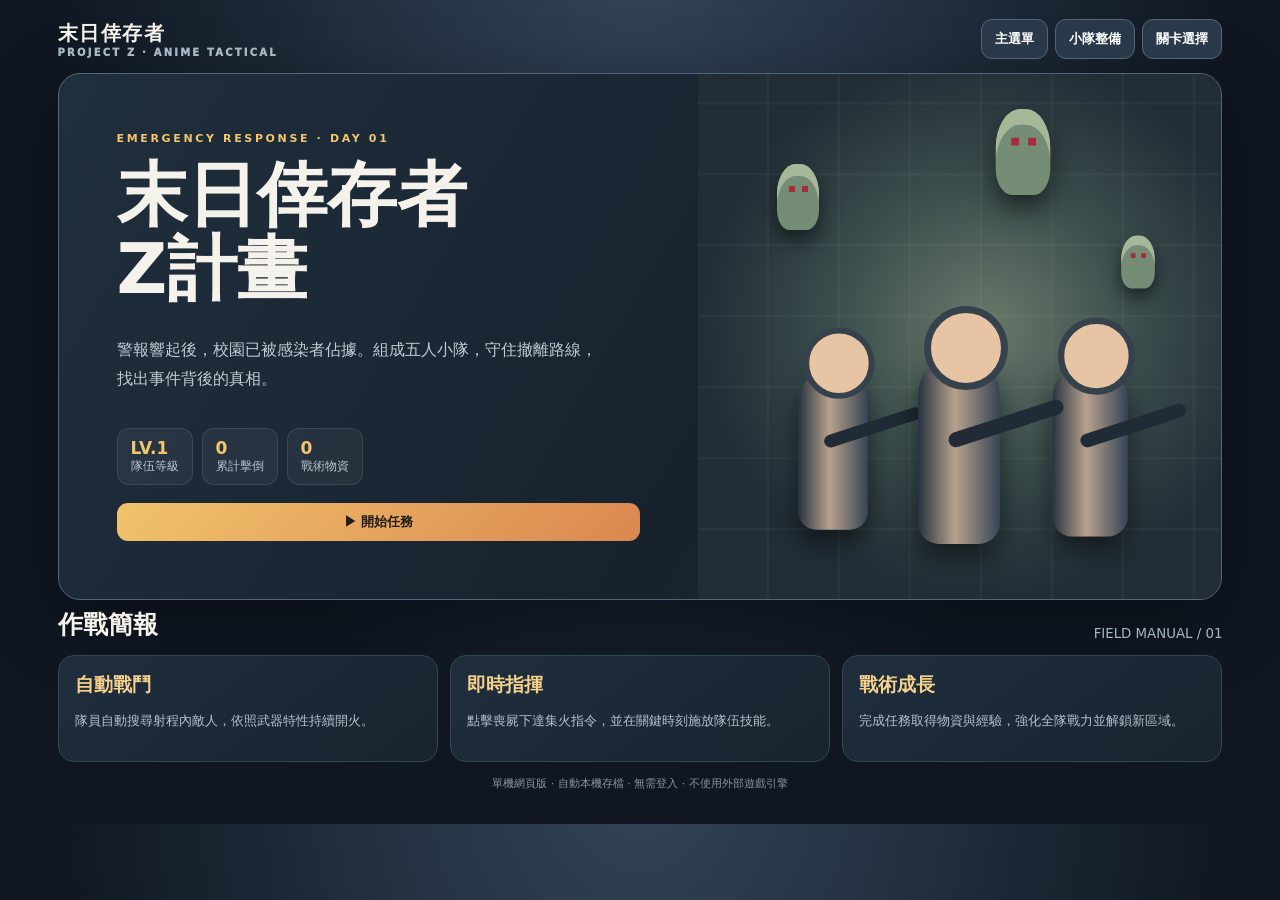
<file: archive/pre-combat-polish-2026-11-13.html>
<!doctype html>
<html lang="zh-Hant"><head><meta charset="utf-8"><meta name="viewport" content="width=device-width,initial-scale=1,maximum-scale=1,user-scalable=no"><meta name="theme-color" content="#101722"><title>末日倖存者：Z計畫</title>
<style>
:root{--bg:#101722;--panel:#1b2734;--line:#344557;--gold:#f3c66b;--red:#ef6872;--green:#83d7a0;--muted:#aab7c5}*{box-sizing:border-box}body{margin:0;background:radial-gradient(ellipse at 50% -10%,#33465a,#101722 65%);color:#f5f2eb;font-family:system-ui,"Noto Sans TC",sans-serif}.app{width:min(94vw,1600px);max-width:1600px;margin:0 auto;padding:clamp(10px,1.5vw,22px)}.top{display:flex;justify-content:space-between;align-items:center;gap:12px;margin-bottom:14px}.logo{font-weight:1000;letter-spacing:.08em;font-size:20px}.logo small{display:block;font-size:10px;color:#aab7c5;letter-spacing:.22em}.nav{display:flex;gap:7px;flex-wrap:wrap}.btn{border:1px solid #526579;border-radius:11px;background:#29394a;color:#fff;padding:10px 13px;font-weight:750;cursor:pointer}.btn.primary{background:linear-gradient(135deg,#f0c36c,#db8750);color:#211b15;border:0}.btn:disabled{opacity:.35}.btn.active{border-color:var(--gold);color:var(--gold)}.screen{display:none}.screen.active{display:block}.hero{border:1px solid #526579;border-radius:22px;overflow:hidden;min-height:520px;display:grid;grid-template-columns:1.1fr .9fr;background:linear-gradient(120deg,#202f3d,#17222e 60%,#3b3330);box-shadow:0 20px 70px #0006}.heroText{padding:clamp(24px,5vw,58px);display:flex;flex-direction:column;justify-content:center}.eyebrow{color:var(--gold);font-size:11px;letter-spacing:.24em;font-weight:900}.hero h1{font-size:clamp(38px,6vw,70px);line-height:1.05;margin:14px 0}.hero p{color:#c1cbd5;line-height:1.8;max-width:480px}.heroArt{position:relative;min-height:400px;background:radial-gradient(ellipse at 55% 48%,#69796a,#3c504e 35%,#222d36 70%);overflow:hidden}.heroArt:before{content:"";position:absolute;inset:0;background:repeating-linear-gradient(90deg,transparent 0 68px,#ffffff08 69px 71px),repeating-linear-gradient(0deg,transparent 0 68px,#ffffff08 69px 71px)}.sil{position:absolute;bottom:55px;width:82px;height:190px;border-radius:42px 42px 22px 22px;background:linear-gradient(90deg,#263340,#b8a18d 45%,#354454);box-shadow:0 15px 30px #0008}.sil:before{content:"";position:absolute;width:70px;height:70px;border-radius:50%;background:#e7c4a4;top:-48px;left:6px;border:7px solid #35414b}.sil:after{content:"";position:absolute;width:120px;height:15px;background:#202b35;top:62px;left:28px;transform:rotate(-18deg);border-radius:8px}.s1{left:18%;transform:scale(.85)}.s2{left:42%;z-index:2}.s3{left:67%;transform:scale(.92)}.zombie{position:absolute;width:42px;height:66px;border-radius:45% 45% 30% 30%;background:#758c75;box-shadow:inset 0 12px #a6b79a,0 10px 20px #0008;top:90px;left:15%}.zombie:after{content:"";position:absolute;width:6px;height:6px;background:#a62e3a;top:22px;left:12px;box-shadow:13px 0 #a62e3a}.z2{left:58%;top:45px;transform:scale(1.3)}.z3{left:80%;top:155px;transform:scale(.8)}.stats{display:flex;gap:9px;flex-wrap:wrap;margin:18px 0}.stat{background:#ffffff0d;border:1px solid #ffffff18;padding:9px 13px;border-radius:12px;color:#b9c5d0;font-size:12px}.stat b{color:var(--gold);font-size:17px;display:block}.sectionTitle{display:flex;justify-content:space-between;align-items:end;margin:8px 0 14px}.sectionTitle h2{margin:0;font-size:25px}.sectionTitle small{color:var(--muted)}.cards{display:grid;grid-template-columns:repeat(3,1fr);gap:12px}.card{background:linear-gradient(145deg,#202e3d,#18232f);border:1px solid var(--line);border-radius:16px;padding:16px}.card h3{margin:0 0 6px;color:#f4d28c}.card p{color:#b5c1cc;font-size:13px;line-height:1.6}.battleGrid{display:grid;grid-template-columns:minmax(0,1fr) minmax(270px,28%);gap:clamp(10px,1.2vw,18px);align-items:start}.arena{position:relative;border:2px solid #536779;border-radius:18px;overflow:hidden;background:#555d59;height:clamp(440px,calc(100vh - 235px),760px);min-height:440px}.arena canvas{width:100%;height:100%;display:block;touch-action:manipulation}.hud{display:flex;gap:7px;flex-wrap:wrap;margin-bottom:10px;align-items:center}.hud span{white-space:nowrap}.hud span{background:#1b2937;border:1px solid var(--line);border-radius:9px;padding:7px 10px;font-size:12px}.side{display:flex;flex-direction:column;gap:10px;min-width:0}.panel{min-width:0}.panel{background:#1b2734;border:1px solid var(--line);border-radius:15px;padding:13px}.panel h3{margin:0 0 10px;color:var(--gold);font-size:14px}.unit{display:flex;align-items:center;gap:9px;margin:10px 0}.portrait{width:40px;height:44px;border-radius:11px;border:2px solid #d8bd8a;background:linear-gradient(145deg,#f0d0b0,#936f7b);display:grid;place-items:center;color:#302631;font-weight:900}.unitInfo{flex:1;font-size:12px}.unitInfo small{display:block;color:var(--muted);font-size:10px}.bar{height:5px;background:#43505d;border-radius:9px;margin-top:5px;overflow:hidden}.bar i{display:block;height:100%;background:var(--green)}.skills{display:grid;grid-template-columns:1fr 1fr;gap:7px}.skill{font-size:12px;padding:10px 4px}.skill small{display:block;color:#c8bda8;font-size:10px;margin-top:3px}.log{font-size:11px;color:#c1ccd6;line-height:1.55;max-height:120px;overflow:auto}.overlay{position:absolute;inset:0;display:flex;align-items:center;justify-content:center;background:#08111dcc;padding:18px;text-align:center}.overlay[hidden]{display:none}.dialog{max-width:370px;background:#1b2937;border:1px solid #607184;border-radius:18px;padding:24px;box-shadow:0 20px 60px #0009}.dialog h2{font-size:30px;margin:0 0 8px}.dialog p{color:#c0cbd5;line-height:1.65}.footer{color:#8796a5;text-align:center;font-size:11px;margin:14px}.mission{display:flex;gap:12px;align-items:center}.mission .badge{font-size:30px}.mission .btn{margin-left:auto}.notice{color:#9fb0bf;font-size:12px;line-height:1.6}@media(max-width:1050px){.app{width:96vw}.battleGrid{grid-template-columns:minmax(0,1fr) 250px}.arena{height:clamp(400px,calc(100vh - 220px),650px)}}@media(max-width:760px){.app{width:100%;padding:9px}.hero{grid-template-columns:1fr}.heroArt{min-height:260px;grid-row:1}.heroText{padding:24px}.battleGrid{grid-template-columns:1fr}.arena{min-height:0;height:58vh;max-height:620px}.side{display:grid;grid-template-columns:1fr 1fr}.side .roster{grid-column:1/-1}.cards{grid-template-columns:1fr}.top{align-items:flex-start;flex-direction:column}.mission{align-items:flex-start}.mission .btn{margin-left:0}}
</style></head><body><main class="app">
<header class="top"><div class="logo">末日倖存者 <small>PROJECT Z · ANIME TACTICAL</small></div><nav class="nav"><button class="btn" data-screen="home">主選單</button><button class="btn" data-screen="team">小隊整備</button><button class="btn" data-screen="missions">關卡選擇</button></nav></header>
<section id="home" class="screen active"><div class="hero"><div class="heroText"><div class="eyebrow">EMERGENCY RESPONSE · DAY 01</div><h1>末日倖存者<br>Z計畫</h1><p>警報響起後，校園已被感染者佔據。組成五人小隊，守住撤離路線，找出事件背後的真相。</p><div class="stats"><div class="stat"><b id="homeLevel">LV.1</b>隊伍等級</div><div class="stat"><b id="homeKills">0</b>累計擊倒</div><div class="stat"><b id="homeCoins">0</b>戰術物資</div></div><button class="btn primary" id="goBattle">▶ 開始任務</button></div><div class="heroArt"><i class="zombie"></i><i class="zombie z2"></i><i class="zombie z3"></i><i class="sil s1"></i><i class="sil s2"></i><i class="sil s3"></i></div></div><div class="sectionTitle"><h2>作戰簡報</h2><small>FIELD MANUAL / 01</small></div><div class="cards"><article class="card"><h3>自動戰鬥</h3><p>隊員自動搜尋射程內敵人，依照武器特性持續開火。</p></article><article class="card"><h3>即時指揮</h3><p>點擊喪屍下達集火指令，並在關鍵時刻施放隊伍技能。</p></article><article class="card"><h3>戰術成長</h3><p>完成任務取得物資與經驗，強化全隊戰力並解鎖新區域。</p></article></div></section>
<section id="team" class="screen"><div class="sectionTitle"><h2>小隊整備</h2><small>立繪可於日後逐一替換</small></div><div class="cards" id="teamCards"></div><p class="notice">角色目前使用程式生成的臨時頭像與戰鬥剪影。未來可替換成你自行設計的角色立繪、半身像、戰鬥圖及技能圖示。</p></section>
<section id="missions" class="screen"><div class="sectionTitle"><h2>任務地圖</h2><small>CAMPAIGN / SECTOR 01</small></div><div class="cards" id="missionCards"></div></section>
<section id="battle" class="screen"><div class="hud"><span>任務：<b id="missionName">廢校一號</b></span><span>波次：<b id="wave">1/5</b></span><span>防線：<b id="base">100%</b></span><span>擊倒：<b id="kills">0</b></span><span>時間：<b id="clock">0:00</b></span><button class="btn" id="speed">速度 1×</button><button class="btn" id="pause">Ⅱ 暫停</button></div><div class="battleGrid"><div class="arena"><canvas id="field" width="960" height="600"></canvas><div class="overlay" id="battleOverlay"><div class="dialog"><h2 id="overlayTitle">準備出擊</h2><p id="overlayText">隊員已就位。點擊敵人指定集火，使用技能守住防線。</p><button class="btn primary" id="battleAction">開始戰鬥</button></div></div></div><aside class="side"><section class="panel roster"><h3>◆ 作戰小隊</h3><div id="members"></div></section><section class="panel"><h3>◆ 戰術技能</h3><div class="skills"><button class="btn skill" id="heal">急救包<small>恢復隊員 · Q</small></button><button class="btn skill" id="fire">燃燒彈<small>範圍傷害 · W</small></button><button class="btn skill" id="focus">全員集火<small>攻速提升 · E</small></button><button class="btn skill" id="reload">全隊換彈<small>快速補充 · R</small></button></div></section><section class="panel"><h3>◆ 戰況紀錄</h3><div class="log" id="log">等待隊長下令……</div></section></aside></div></section>
<div class="footer">單機網頁版 · 自動本機存檔 · 無需登入 · 不使用外部遊戲引擎</div></main>
<script>
(()=>{'use strict';
const $=id=>document.getElementById(id),screens=['home','team','missions','battle'];let profile=load();
const roster=[{name:'悠真',role:'隊長／突擊步槍',hp:110,damage:10,rate:.38,range:520,mag:32,color:'#e9c18e',x:180},{name:'凜',role:'狙擊手／精準步槍',hp:88,damage:29,rate:1.1,range:650,mag:6,color:'#9fc6df',x:330},{name:'小葵',role:'支援手／醫療槍',hp:100,damage:8,rate:.62,range:480,mag:26,color:'#f1c1d7',x:480},{name:'蓮',role:'爆破手／榴彈器',hp:112,damage:20,rate:1,range:460,mag:7,color:'#d9a56e',x:630},{name:'千夏',role:'突擊手／霰彈槍',hp:98,damage:16,rate:.72,range:350,mag:9,color:'#b9d69b',x:780}];
const missions=[{name:'廢校一號',desc:'教學大樓外圍，感染者數量偏低。',unlock:0,enemy:1},{name:'商店街封鎖區',desc:'街道狹窄，奔跑感染者增加。',unlock:1,enemy:1.25},{name:'市立醫院',desc:'裝甲感染者與特殊變異體出沒。',unlock:2,enemy:1.55}];
let canvas=$('field'),ctx=canvas.getContext('2d'),W=960,H=600,SQUAD_Y=470,BASE_Y=536,zombies=[],bullets=[],particles=[],numbers=[],running=false,paused=false,ended=false,last=0,spawn=0,time=0,wave=1,kills=0,base=100,target=null,boss=false,speed=1,skillCD={heal:0,fire:0,focus:0},buff=0,selected=0,mission=0,ammo=[],reloads=[],xp=0;
function load(){try{return Object.assign({coins:0,totalKills:0,level:1,unlocked:0,weaponLv:0,completed:[]},JSON.parse(localStorage.getItem('zombieSurvivalSave')||'{}'));}catch{return {coins:0,totalKills:0,level:1,unlocked:0,weaponLv:0,completed:[]};}}
function save(){localStorage.setItem('zombieSurvivalSave',JSON.stringify(profile));}
function show(id){screens.forEach(s=>$(s).classList.toggle('active',s===id));document.querySelectorAll('[data-screen]').forEach(b=>b.classList.toggle('active',b.dataset.screen===id));if(id==='team')renderTeam();if(id==='missions')renderMissions();if(id==='home')renderHome();}
function renderHome(){$('homeLevel').textContent='LV.'+profile.level;$('homeKills').textContent=profile.totalKills;$('homeCoins').textContent=profile.coins;}
function renderTeam(){$('teamCards').innerHTML=roster.map((s,i)=>'<article class="card"><div class="mission"><div class="portrait">'+['悠','凜','葵','蓮','夏'][i]+'</div><div><h3>'+s.name+'</h3><small>'+s.role+'</small></div></div><p>生命 '+s.hp+'｜攻擊 '+Math.round(s.damage*(1+profile.weaponLv*.15))+'｜射程 '+s.range+'</p><p>專長：'+['穩定連射與隊伍指揮','遠距離高傷害狙擊','維持隊伍續戰力','群體爆炸傷害','近距離扇形壓制'][i]+'</p></article>').join('')+'<article class="card"><h3>武器研究室</h3><p>目前強化等級：'+profile.weaponLv+'<br>全隊攻擊加成：'+(profile.weaponLv*15)+'%</p><button class="btn primary" id="upgradeBtn" '+(profile.coins<30?'disabled':'')+'>花費 30 物資升級</button></article>';$('upgradeBtn').onclick=()=>{if(profile.coins>=30){profile.coins-=30;profile.weaponLv++;save();renderTeam();}};}
function renderMissions(){$('missionCards').innerHTML=missions.map((m,i)=>'<article class="card"><div class="mission"><div class="badge">'+['🏫','🏙️','🏥'][i]+'</div><div><h3>'+m.name+'</h3><small>區域 '+(i+1)+'</small></div></div><p>'+m.desc+'</p><button class="btn '+(i<=profile.unlocked?'primary':'')+'" data-mission="'+i+'" '+(i>profile.unlocked?'disabled':'')+'>'+(i<=profile.unlocked?'進入任務':'尚未解鎖')+'</button></article>').join('');document.querySelectorAll('[data-mission]').forEach(b=>b.onclick=()=>{mission=+b.dataset.mission;startMission();});}
function log(t){$('log').innerHTML=t+'<br>'+$('log').innerHTML.split('<br>').slice(0,5).join('<br>');}
function updateRoster(){ $('members').innerHTML=roster.map((s,i)=>'<div class="unit"><div class="portrait">'+['悠','凜','葵','蓮','夏'][i]+'</div><div class="unitInfo"><b>'+s.name+' · '+(s.hp<=0?'倒地':Math.ceil(s.hp)+' HP')+'</b><small>'+s.role+' · 彈藥 '+ammo[i]+'/'+s.mag+'</small><div class="bar"><i style="width:'+Math.max(0,s.hp/s.max*100)+'%"></i></div></div></div>').join('');}
function hud(){$('wave').textContent=wave+'/5';$('base').textContent=Math.ceil(base)+'%';$('kills').textContent=kills;$('clock').textContent=Math.floor(time/60)+':'+String(Math.floor(time%60)).padStart(2,'0');$('pause').textContent=paused?'▶ 繼續':'Ⅱ 暫停';}
function spawnZ(type){let k=missions[mission].enemy,cfg={normal:[38,39,23,'#849879'],runner:[23,75,17,'#c7a36e'],armored:[120,22,48,'#71828c'],boss:[680,14,120,'#a45e73']}[type];zombies.push({x:35+Math.random()*(W-70),y:-35,hp:cfg[0]*k,max:cfg[0]*k,spd:cfg[1],dmg:cfg[2]*k,color:cfg[3],r:type==='boss'?39:type==='armored'?23:17,type,hit:0,attack:0});}
function pick(s){if(target&&target.hp>0)return target;let best=null,d=1e9;zombies.forEach(z=>{let n=Math.hypot(z.x-s.x,z.y-SQUAD_Y);if(n<s.range&&n<d){best=z;d=n;}});return best;}
function fireShot(s,z,i){let dx=z.x-s.x,dy=z.y-SQUAD_Y,d=Math.hypot(dx,dy)||1;bullets.push({x:s.x,y:SQUAD_Y,vx:dx/d*500,vy:dy/d*500,damage:s.damage*(1+profile.weaponLv*.15),life:1.5,aoe:i===3});}
function beginReload(i){if(reloads[i]>0||ammo[i]>=roster[i].mag)return;reloads[i]=[1.5,2.1,1.6,2.3,1.8][i];log(roster[i].name+' 開始換彈');}
function skill(k){if(!running||paused||ended||skillCD[k]>0)return;if(k==='heal'){roster.forEach(s=>{if(s.hp>0)s.hp=Math.min(s.max,s.hp+38);});skillCD.heal=18;log('急救包：全隊恢復生命');}if(k==='fire'){let x=target&&target.hp>0?target.x:270,y=target&&target.hp>0?target.y:330;zombies.forEach(z=>{if(Math.hypot(z.x-x,z.y-y)<155)z.hp-=115;});for(let n=0;n<28;n++)particles.push({x:x+(Math.random()-.5)*170,y:y+(Math.random()-.5)*170,life:.5,color:'#ffad52'});skillCD.fire=24;log('燃燒彈投擲！');}if(k==='focus'){buff=7;skillCD.focus=26;log('全員集火！攻速提升');}hud();}
function startMission(){show('battle');$('missionName').textContent=missions[mission].name;zombies=[];bullets=[];particles=[];numbers=[];time=0;wave=1;kills=0;base=100;target=null;boss=false;spawn=.5;skillCD={heal:0,fire:0,focus:0};buff=0;roster.forEach(s=>{s.max=s.hp;s.hp=s.max;});ammo=roster.map(s=>s.mag);reloads=roster.map(()=>0);running=false;paused=false;ended=false;$('battleOverlay').hidden=false;$('overlayTitle').textContent='任務準備';$('overlayText').textContent='點擊喪屍指定集火。隊員會自動射擊，技能可在戰鬥中使用。';$('battleAction').textContent='開始戰鬥';$('battleAction').onclick=()=>{running=true;$('battleOverlay').hidden=true;log('小隊進入防守位置！');};updateRoster();hud();}
function finish(win){running=false;ended=true;$('battleOverlay').hidden=false;$('overlayTitle').textContent=win?'任務完成':'防線失守';let reward=win?35+mission*20+Math.floor(kills/3):Math.floor(kills/5);profile.coins+=reward;profile.totalKills+=kills;profile.level=Math.max(profile.level,1+Math.floor(profile.totalKills/30));if(win){profile.completed.push(mission);profile.unlocked=Math.min(2,Math.max(profile.unlocked,mission+1));}$('overlayText').textContent=(win?'成功守住區域！':'小隊撤退，請重新整備。')+' 擊倒 '+kills+' 隻感染者，獲得 '+reward+' 戰術物資。';$('battleAction').textContent='返回任務地圖';$('battleAction').onclick=()=>{save();show('missions');};}
function update(dt){time+=dt;buff=Math.max(0,buff-dt);Object.keys(skillCD).forEach(k=>skillCD[k]=Math.max(0,skillCD[k]-dt));spawn-=dt;if(spawn<=0&&time<88){let r=Math.random();spawnZ(r<.19?'runner':r<.32?'armored':'normal');spawn=Math.max(.34,1.25-wave*.12);}if(time>=88&&!boss){spawnZ('boss');boss=true;log('警告！變異首領接近！');}
roster.forEach((s,i)=>{if(s.hp<=0)return;if(reloads[i]>0){reloads[i]-=dt;if(reloads[i]<=0){let n=Math.min(s.mag-ammo[i],s.mag*4);ammo[i]+=n;}}s.cool=(s.cool||Math.random()*.3)-dt*(buff>0?1.7:1);if(s.cool<=0){let z=pick(s);if(z){if(ammo[i]>0){fireShot(s,z,i);ammo[i]--;s.cool=s.rate;}else beginReload(i);}}});
for(let i=bullets.length-1;i>=0;i--){let b=bullets[i];b.x+=b.vx*dt;b.y+=b.vy*dt;b.life-=dt;let z=zombies.find(z=>Math.hypot(z.x-b.x,z.y-b.y)<z.r+5);if(z){z.hp-=b.damage;z.hit=.1;numbers.push({x:z.x,y:z.y-10,t:Math.round(b.damage),life:.6});if(b.aoe)zombies.forEach(q=>{if(q!==z&&Math.hypot(q.x-z.x,q.y-z.y)<70)q.hp-=b.damage*.45;});bullets.splice(i,1);}else if(b.life<=0||b.y<0||b.y>H)bullets.splice(i,1);}
for(let i=zombies.length-1;i>=0;i--){let z=zombies[i];z.hit=Math.max(0,z.hit-dt);if(z.hp<=0){kills++;for(let n=0;n<7;n++)particles.push({x:z.x,y:z.y,vx:(Math.random()-.5)*120,vy:(Math.random()-.5)*130,life:.35,color:z.color});zombies.splice(i,1);continue;}let alive=roster.filter(s=>s.hp>0);if(!alive.length){finish(false);return;}let near=alive.reduce((a,s)=>Math.hypot(s.x-z.x,SQUAD_Y-z.y)<Math.hypot(a.x-z.x,SQUAD_Y-z.y)?s:a);let dx=near.x-z.x,dy=SQUAD_Y-z.y,d=Math.hypot(dx,dy);if(d>z.r+20){z.x+=dx/d*z.spd*dt;z.y+=dy/d*z.spd*dt;}else{z.attack-=dt;if(z.attack<=0){near.hp=Math.max(0,near.hp-z.dmg);z.attack=1;}}if(z.y>BASE_Y){base=Math.max(0,base-z.dmg*.28);zombies.splice(i,1);}}
particles.forEach(p=>{p.x+=(p.vx||0)*dt;p.y+=(p.vy||0)*dt;p.life-=dt;});particles=particles.filter(p=>p.life>0);numbers.forEach(n=>{n.y-=30*dt;n.life-=dt;});numbers=numbers.filter(n=>n.life>0);if(base<=0){finish(false);return;}if(boss&&zombies.length===0){finish(true);return;}if(time>18)wave=Math.min(5,1+Math.floor(time/18));updateRoster();hud();}
function draw(){ctx.clearRect(0,0,W,H);ctx.fillStyle='#74766c';ctx.fillRect(0,0,W,H);ctx.fillStyle='#626962';ctx.fillRect(0,0,24,H);ctx.fillRect(W-24,0,24,H);for(let y=0;y<H;y+=150){ctx.fillStyle='#88877a';ctx.fillRect(25,y,W-50,2);ctx.fillStyle='#555f5d';ctx.fillRect(25,y+72,W-50,2);}for(let i=0;i<18;i++){ctx.fillStyle=i%2?'#9b9b89':'#59655e';ctx.beginPath();ctx.arc((i*91+38)%W,(i*139+60)%H,3+i%4,0,7);ctx.fill();}
ctx.fillStyle='#242e36';ctx.fillRect(0,540,W,60);ctx.fillStyle='#d2c09c';ctx.fillRect(0,536,W,4);ctx.fillStyle='#fff';ctx.font='bold 15px system-ui';ctx.fillText('廢 校 防 線',18,570);zombies.forEach(z=>{ctx.save();ctx.translate(z.x,z.y+Math.sin(time*7+z.x)*2);ctx.fillStyle=z.hit>0?'#fff':z.color;ctx.beginPath();ctx.ellipse(0,5,z.r*.7,z.r,0,0,7);ctx.fill();ctx.fillStyle='#d9d1bf';ctx.beginPath();ctx.arc(0,-z.r*.55,z.r*.55,0,7);ctx.fill();ctx.fillStyle='#a52d3b';ctx.fillRect(-7,-z.r*.62,4,4);ctx.fillRect(4,-z.r*.62,4,4);ctx.strokeStyle='#393532';ctx.lineWidth=3;ctx.beginPath();ctx.moveTo(-8,8);ctx.lineTo(-z.r,22);ctx.moveTo(8,8);ctx.lineTo(z.r,22);ctx.stroke();ctx.fillStyle='#26313a';ctx.fillRect(-z.r,-z.r-14,z.r*2,5);ctx.fillStyle='#80d69a';ctx.fillRect(-z.r,-z.r-14,z.r*2*Math.max(0,z.hp/z.max),5);if(z===target){ctx.strokeStyle='#ffe28c';ctx.lineWidth=3;ctx.beginPath();ctx.arc(0,0,z.r+9,0,7);ctx.stroke();}if(z.type==='boss'){ctx.fillStyle='#fff';ctx.font='bold 12px system-ui';ctx.fillText('變異首領',-30,-z.r-24);}ctx.restore();});bullets.forEach(b=>{ctx.strokeStyle=b.aoe?'#ffb34d':'#ffe6a0';ctx.lineWidth=b.aoe?5:3;ctx.beginPath();ctx.moveTo(b.x,b.y);ctx.lineTo(b.x-b.vx*.025,b.y-b.vy*.025);ctx.stroke();});roster.forEach((s,i)=>{if(s.hp<=0)return;ctx.save();ctx.translate(s.x,SQUAD_Y);ctx.fillStyle='#202b35';ctx.beginPath();ctx.ellipse(0,17,18,11,0,0,7);ctx.fill();ctx.fillStyle=s.color;ctx.beginPath();ctx.arc(0,-9,13,0,7);ctx.fill();ctx.fillStyle='#334251';ctx.fillRect(-12,2,24,28);ctx.strokeStyle='#202b35';ctx.lineWidth=5;ctx.beginPath();ctx.moveTo(8,9);ctx.lineTo(23,-3);ctx.stroke();ctx.fillStyle='#fff';ctx.font='11px system-ui';ctx.fillText(['隊','狙','醫','爆','突'][i],-4,48);ctx.restore();});particles.forEach(p=>{ctx.globalAlpha=Math.max(0,p.life/.5);ctx.fillStyle=p.color;ctx.beginPath();ctx.arc(p.x,p.y,3,0,7);ctx.fill();ctx.globalAlpha=1;});numbers.forEach(n=>{ctx.fillStyle='#fff0a5';ctx.font='bold 17px system-ui';ctx.fillText(n.t,n.x,n.y);});if(paused){ctx.fillStyle='#07101bbd';ctx.fillRect(0,0,W,H);ctx.fillStyle='#fff';ctx.font='bold 40px system-ui';ctx.fillText('PAUSED',185,450);}}
function loop(t){let dt=Math.min(.04,(t-last)/1000||0);last=t;if(running&&!paused&&!ended)update(dt*speed);draw();requestAnimationFrame(loop);}
function togglePause(){if(!running||ended)return;paused=!paused;hud();}
document.querySelectorAll('[data-screen]').forEach(b=>b.onclick=()=>show(b.dataset.screen));$('goBattle').onclick=()=>{mission=profile.unlocked;startMission();};$('heal').onclick=()=>skill('heal');$('fire').onclick=()=>skill('fire');$('focus').onclick=()=>skill('focus');$('reload').onclick=()=>roster.forEach((s,i)=>beginReload(i));$('pause').onclick=togglePause;$('speed').onclick=()=>{speed=speed===1?1.5:speed===1.5?2:1;$('speed').textContent='速度 '+speed+'×';};
canvas.addEventListener('pointerdown',e=>{if(!running||paused)return;let r=canvas.getBoundingClientRect(),x=(e.clientX-r.left)/r.width*W,y=(e.clientY-r.top)/r.height*H,best=null,d=48;zombies.forEach(z=>{let n=Math.hypot(z.x-x,z.y-y);if(n<d){d=n;best=z;}});if(best){target=best;log('集火目標已指定！');}});
document.addEventListener('keydown',e=>{if(e.code==='Space'){e.preventDefault();togglePause();}if(e.key.toLowerCase()==='q')skill('heal');if(e.key.toLowerCase()==='w')skill('fire');if(e.key.toLowerCase()==='e')skill('focus');if(e.key.toLowerCase()==='r')roster.forEach((s,i)=>beginReload(i));});
renderHome();renderTeam();renderMissions();updateRoster();requestAnimationFrame(loop);
})();
</script></body></html>
</file>
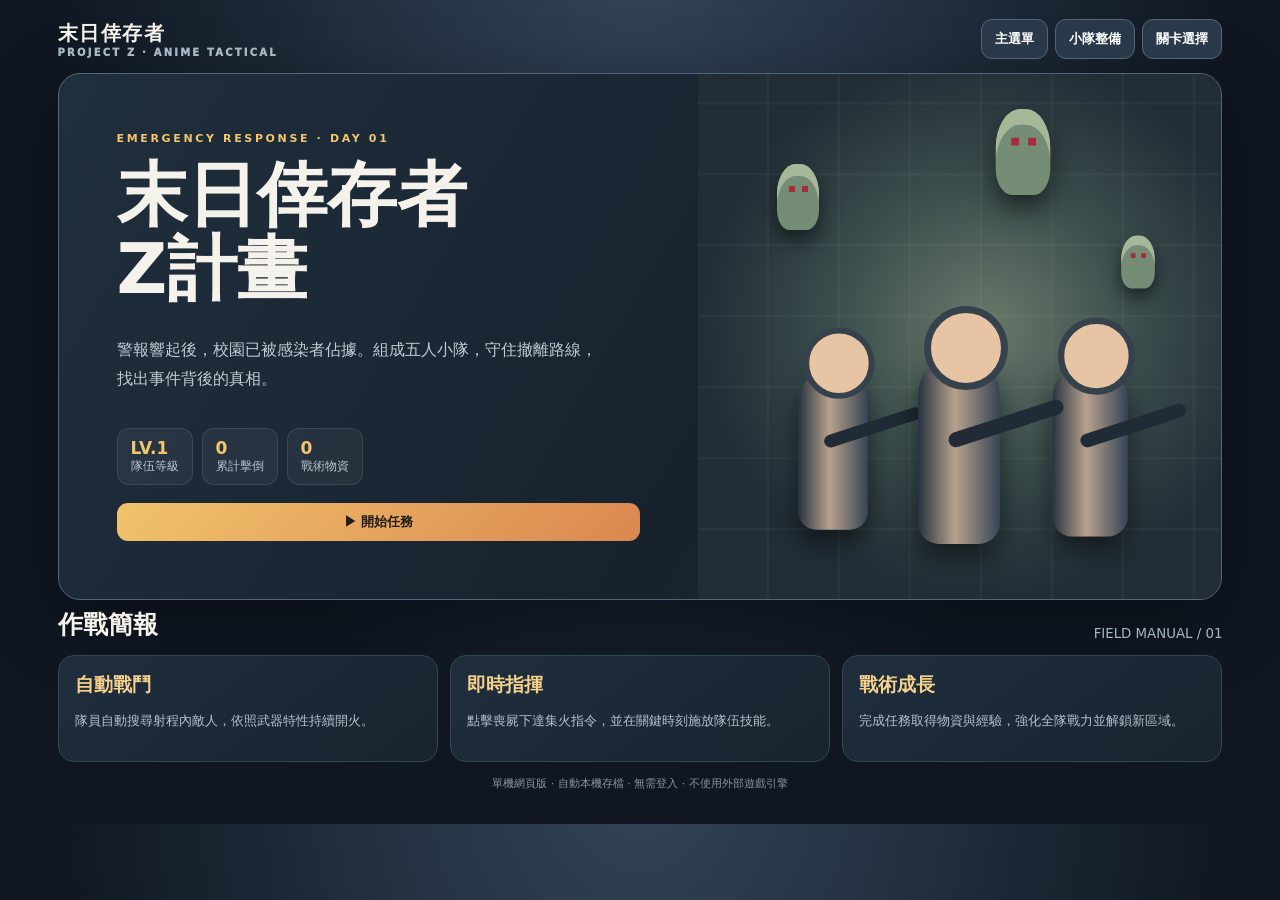
<file: archive/pre-save-2-0-2026-11-13.html>
<!doctype html>
<html lang="zh-Hant"><head><meta charset="utf-8"><meta name="viewport" content="width=device-width,initial-scale=1,maximum-scale=1,user-scalable=no"><meta name="theme-color" content="#101722"><title>末日倖存者：Z計畫</title>
<style>
:root{--bg:#101722;--panel:#1b2734;--line:#344557;--gold:#f3c66b;--red:#ef6872;--green:#83d7a0;--muted:#aab7c5}*{box-sizing:border-box}body{margin:0;background:radial-gradient(ellipse at 50% -10%,#33465a,#101722 65%);color:#f5f2eb;font-family:system-ui,"Noto Sans TC",sans-serif}.app{width:min(94vw,1600px);max-width:1600px;margin:0 auto;padding:clamp(10px,1.5vw,22px)}.top{display:flex;justify-content:space-between;align-items:center;gap:12px;margin-bottom:14px}.logo{font-weight:1000;letter-spacing:.08em;font-size:20px}.logo small{display:block;font-size:10px;color:#aab7c5;letter-spacing:.22em}.nav{display:flex;gap:7px;flex-wrap:wrap}.btn{border:1px solid #526579;border-radius:11px;background:#29394a;color:#fff;padding:10px 13px;font-weight:750;cursor:pointer}.btn.primary{background:linear-gradient(135deg,#f0c36c,#db8750);color:#211b15;border:0}.btn:disabled{opacity:.35}.btn.active{border-color:var(--gold);color:var(--gold)}.screen{display:none}.screen.active{display:block}.hero{border:1px solid #526579;border-radius:22px;overflow:hidden;min-height:520px;display:grid;grid-template-columns:1.1fr .9fr;background:linear-gradient(120deg,#202f3d,#17222e 60%,#3b3330);box-shadow:0 20px 70px #0006}.heroText{padding:clamp(24px,5vw,58px);display:flex;flex-direction:column;justify-content:center}.eyebrow{color:var(--gold);font-size:11px;letter-spacing:.24em;font-weight:900}.hero h1{font-size:clamp(38px,6vw,70px);line-height:1.05;margin:14px 0}.hero p{color:#c1cbd5;line-height:1.8;max-width:480px}.heroArt{position:relative;min-height:400px;background:radial-gradient(ellipse at 55% 48%,#69796a,#3c504e 35%,#222d36 70%);overflow:hidden}.heroArt:before{content:"";position:absolute;inset:0;background:repeating-linear-gradient(90deg,transparent 0 68px,#ffffff08 69px 71px),repeating-linear-gradient(0deg,transparent 0 68px,#ffffff08 69px 71px)}.sil{position:absolute;bottom:55px;width:82px;height:190px;border-radius:42px 42px 22px 22px;background:linear-gradient(90deg,#263340,#b8a18d 45%,#354454);box-shadow:0 15px 30px #0008}.sil:before{content:"";position:absolute;width:70px;height:70px;border-radius:50%;background:#e7c4a4;top:-48px;left:6px;border:7px solid #35414b}.sil:after{content:"";position:absolute;width:120px;height:15px;background:#202b35;top:62px;left:28px;transform:rotate(-18deg);border-radius:8px}.s1{left:18%;transform:scale(.85)}.s2{left:42%;z-index:2}.s3{left:67%;transform:scale(.92)}.zombie{position:absolute;width:42px;height:66px;border-radius:45% 45% 30% 30%;background:#758c75;box-shadow:inset 0 12px #a6b79a,0 10px 20px #0008;top:90px;left:15%}.zombie:after{content:"";position:absolute;width:6px;height:6px;background:#a62e3a;top:22px;left:12px;box-shadow:13px 0 #a62e3a}.z2{left:58%;top:45px;transform:scale(1.3)}.z3{left:80%;top:155px;transform:scale(.8)}.stats{display:flex;gap:9px;flex-wrap:wrap;margin:18px 0}.stat{background:#ffffff0d;border:1px solid #ffffff18;padding:9px 13px;border-radius:12px;color:#b9c5d0;font-size:12px}.stat b{color:var(--gold);font-size:17px;display:block}.sectionTitle{display:flex;justify-content:space-between;align-items:end;margin:8px 0 14px}.sectionTitle h2{margin:0;font-size:25px}.sectionTitle small{color:var(--muted)}.cards{display:grid;grid-template-columns:repeat(3,1fr);gap:12px}.card{background:linear-gradient(145deg,#202e3d,#18232f);border:1px solid var(--line);border-radius:16px;padding:16px}.card h3{margin:0 0 6px;color:#f4d28c}.card p{color:#b5c1cc;font-size:13px;line-height:1.6}.battleGrid{display:grid;grid-template-columns:minmax(0,1fr) minmax(270px,28%);gap:clamp(10px,1.2vw,18px);align-items:start}.arena{position:relative;border:2px solid #536779;border-radius:18px;overflow:hidden;background:#555d59;height:clamp(440px,calc(100vh - 235px),760px);min-height:440px}.arena canvas{width:100%;height:100%;display:block;touch-action:manipulation;cursor:crosshair}.arena:after{content:'TACTICAL FIELD  /  LIVE OPERATION';position:absolute;top:10px;left:14px;color:#fff9;font:700 9px system-ui;letter-spacing:.18em;pointer-events:none}.skill:disabled{filter:saturate(.35);cursor:not-allowed}.unit.down .portrait{filter:grayscale(1);border-color:var(--red)}.unit.down .bar i{background:var(--red)}.hud{display:flex;gap:7px;flex-wrap:wrap;margin-bottom:10px;align-items:center}.hud span{white-space:nowrap}.hud span{background:#1b2937;border:1px solid var(--line);border-radius:9px;padding:7px 10px;font-size:12px}.side{display:flex;flex-direction:column;gap:10px;min-width:0}.panel{min-width:0}.panel{background:#1b2734;border:1px solid var(--line);border-radius:15px;padding:13px}.panel h3{margin:0 0 10px;color:var(--gold);font-size:14px}.unit{display:flex;align-items:center;gap:9px;margin:10px 0}.portrait{width:40px;height:44px;border-radius:11px;border:2px solid #d8bd8a;background:linear-gradient(145deg,#f0d0b0,#936f7b);display:grid;place-items:center;color:#302631;font-weight:900}.unitInfo{flex:1;font-size:12px}.unitInfo small{display:block;color:var(--muted);font-size:10px}.bar{height:5px;background:#43505d;border-radius:9px;margin-top:5px;overflow:hidden}.bar i{display:block;height:100%;background:var(--green)}.skills{display:grid;grid-template-columns:1fr 1fr;gap:7px}.skill{font-size:12px;padding:10px 4px}.skill small{display:block;color:#c8bda8;font-size:10px;margin-top:3px}.log{font-size:11px;color:#c1ccd6;line-height:1.55;max-height:120px;overflow:auto}.overlay{position:absolute;inset:0;display:flex;align-items:center;justify-content:center;background:#08111dcc;padding:18px;text-align:center}.overlay[hidden]{display:none}.dialog{max-width:370px;background:#1b2937;border:1px solid #607184;border-radius:18px;padding:24px;box-shadow:0 20px 60px #0009}.dialog h2{font-size:30px;margin:0 0 8px}.dialog p{color:#c0cbd5;line-height:1.65}.footer{color:#8796a5;text-align:center;font-size:11px;margin:14px}.mission{display:flex;gap:12px;align-items:center}.mission .badge{font-size:30px}.mission .btn{margin-left:auto}.notice{color:#9fb0bf;font-size:12px;line-height:1.6}@media(max-width:1050px){.app{width:96vw}.battleGrid{grid-template-columns:minmax(0,1fr) 250px}.arena{height:clamp(400px,calc(100vh - 220px),650px)}}@media(max-width:760px){.app{width:100%;padding:9px}.hero{grid-template-columns:1fr}.heroArt{min-height:260px;grid-row:1}.heroText{padding:24px}.battleGrid{grid-template-columns:1fr}.arena{min-height:0;height:58vh;max-height:620px}.side{display:grid;grid-template-columns:1fr 1fr}.side .roster{grid-column:1/-1}.cards{grid-template-columns:1fr}.top{align-items:flex-start;flex-direction:column}.mission{align-items:flex-start}.mission .btn{margin-left:0}}
</style></head><body><main class="app">
<header class="top"><div class="logo">末日倖存者 <small>PROJECT Z · ANIME TACTICAL</small></div><nav class="nav"><button class="btn" data-screen="home">主選單</button><button class="btn" data-screen="team">小隊整備</button><button class="btn" data-screen="missions">關卡選擇</button></nav></header>
<section id="home" class="screen active"><div class="hero"><div class="heroText"><div class="eyebrow">EMERGENCY RESPONSE · DAY 01</div><h1>末日倖存者<br>Z計畫</h1><p>警報響起後，校園已被感染者佔據。組成五人小隊，守住撤離路線，找出事件背後的真相。</p><div class="stats"><div class="stat"><b id="homeLevel">LV.1</b>隊伍等級</div><div class="stat"><b id="homeKills">0</b>累計擊倒</div><div class="stat"><b id="homeCoins">0</b>戰術物資</div></div><button class="btn primary" id="goBattle">▶ 開始任務</button></div><div class="heroArt"><i class="zombie"></i><i class="zombie z2"></i><i class="zombie z3"></i><i class="sil s1"></i><i class="sil s2"></i><i class="sil s3"></i></div></div><div class="sectionTitle"><h2>作戰簡報</h2><small>FIELD MANUAL / 01</small></div><div class="cards"><article class="card"><h3>自動戰鬥</h3><p>隊員自動搜尋射程內敵人，依照武器特性持續開火。</p></article><article class="card"><h3>即時指揮</h3><p>點擊喪屍下達集火指令，並在關鍵時刻施放隊伍技能。</p></article><article class="card"><h3>戰術成長</h3><p>完成任務取得物資與經驗，強化全隊戰力並解鎖新區域。</p></article></div></section>
<section id="team" class="screen"><div class="sectionTitle"><h2>小隊整備</h2><small>立繪可於日後逐一替換</small></div><div class="cards" id="teamCards"></div><p class="notice">角色目前使用程式生成的臨時頭像與戰鬥剪影。未來可替換成你自行設計的角色立繪、半身像、戰鬥圖及技能圖示。</p></section>
<section id="missions" class="screen"><div class="sectionTitle"><h2>任務地圖</h2><small>CAMPAIGN / SECTOR 01</small></div><div class="cards" id="missionCards"></div></section>
<section id="battle" class="screen"><div class="hud"><span>任務：<b id="missionName">廢校一號</b></span><span>波次：<b id="wave">1/5</b></span><span>防線：<b id="base">100%</b></span><span>擊倒：<b id="kills">0</b></span><span>時間：<b id="clock">0:00</b></span><button class="btn" id="speed">速度 1×</button><button class="btn" id="pause">Ⅱ 暫停</button></div><div class="battleGrid"><div class="arena"><canvas id="field" width="960" height="600"></canvas><div class="overlay" id="battleOverlay"><div class="dialog"><h2 id="overlayTitle">準備出擊</h2><p id="overlayText">隊員已就位。點擊敵人指定集火，使用技能守住防線。</p><button class="btn primary" id="battleAction">開始戰鬥</button></div></div></div><aside class="side"><section class="panel roster"><h3>◆ 作戰小隊</h3><div id="members"></div></section><section class="panel"><h3>◆ 戰術技能</h3><div class="skills"><button class="btn skill" id="heal">急救包<small>恢復隊員 · Q</small></button><button class="btn skill" id="fire">燃燒彈<small>範圍傷害 · W</small></button><button class="btn skill" id="focus">全員集火<small>攻速提升 · E</small></button><button class="btn skill" id="reload">全隊換彈<small>快速補充 · R</small></button></div></section><section class="panel"><h3>◆ 戰況紀錄</h3><div class="log" id="log">等待隊長下令……</div></section></aside></div></section>
<div class="footer">單機網頁版 · 自動本機存檔 · 無需登入 · 不使用外部遊戲引擎</div></main>
<script>
(()=>{'use strict';
const $=id=>document.getElementById(id),screens=['home','team','missions','battle'];let profile=load();
const roster=[{name:'悠真',role:'隊長／突擊步槍',hp:110,damage:10,rate:.38,range:520,mag:32,color:'#e9c18e',x:180},{name:'凜',role:'狙擊手／精準步槍',hp:88,damage:29,rate:1.1,range:650,mag:6,color:'#9fc6df',x:330},{name:'小葵',role:'支援手／醫療槍',hp:100,damage:8,rate:.62,range:480,mag:26,color:'#f1c1d7',x:480},{name:'蓮',role:'爆破手／榴彈器',hp:112,damage:20,rate:1,range:460,mag:7,color:'#d9a56e',x:630},{name:'千夏',role:'突擊手／霰彈槍',hp:98,damage:16,rate:.72,range:350,mag:9,color:'#b9d69b',x:780}];
const missions=[{name:'廢校一號',desc:'教學大樓外圍，感染者數量偏低。',unlock:0,enemy:1},{name:'商店街封鎖區',desc:'街道狹窄，奔跑感染者增加。',unlock:1,enemy:1.25},{name:'市立醫院',desc:'裝甲感染者與特殊變異體出沒。',unlock:2,enemy:1.55}];
let canvas=$('field'),ctx=canvas.getContext('2d'),W=960,H=600,SQUAD_Y=470,BASE_Y=536,zombies=[],bullets=[],particles=[],numbers=[],running=false,paused=false,ended=false,last=0,spawn=0,time=0,wave=1,kills=0,base=100,target=null,boss=false,speed=1,skillCD={heal:0,fire:0,focus:0},buff=0,selected=0,mission=0,ammo=[],reloads=[],xp=0,rosterTick=0;
function load(){try{return Object.assign({coins:0,totalKills:0,level:1,unlocked:0,weaponLv:0,completed:[]},JSON.parse(localStorage.getItem('zombieSurvivalSave')||'{}'));}catch{return {coins:0,totalKills:0,level:1,unlocked:0,weaponLv:0,completed:[]};}}
function save(){localStorage.setItem('zombieSurvivalSave',JSON.stringify(profile));}
function show(id){screens.forEach(s=>$(s).classList.toggle('active',s===id));document.querySelectorAll('[data-screen]').forEach(b=>b.classList.toggle('active',b.dataset.screen===id));if(id==='team')renderTeam();if(id==='missions')renderMissions();if(id==='home')renderHome();}
function renderHome(){$('homeLevel').textContent='LV.'+profile.level;$('homeKills').textContent=profile.totalKills;$('homeCoins').textContent=profile.coins;}
function renderTeam(){$('teamCards').innerHTML=roster.map((s,i)=>'<article class="card"><div class="mission"><div class="portrait">'+['悠','凜','葵','蓮','夏'][i]+'</div><div><h3>'+s.name+'</h3><small>'+s.role+'</small></div></div><p>生命 '+s.hp+'｜攻擊 '+Math.round(s.damage*(1+profile.weaponLv*.15))+'｜射程 '+s.range+'</p><p>專長：'+['穩定連射與隊伍指揮','遠距離高傷害狙擊','維持隊伍續戰力','群體爆炸傷害','近距離扇形壓制'][i]+'</p></article>').join('')+'<article class="card"><h3>武器研究室</h3><p>目前強化等級：'+profile.weaponLv+'<br>全隊攻擊加成：'+(profile.weaponLv*15)+'%</p><button class="btn primary" id="upgradeBtn" '+(profile.coins<30?'disabled':'')+'>花費 30 物資升級</button></article>';$('upgradeBtn').onclick=()=>{if(profile.coins>=30){profile.coins-=30;profile.weaponLv++;save();renderTeam();}};}
function renderMissions(){$('missionCards').innerHTML=missions.map((m,i)=>'<article class="card"><div class="mission"><div class="badge">'+['🏫','🏙️','🏥'][i]+'</div><div><h3>'+m.name+'</h3><small>區域 '+(i+1)+'</small></div></div><p>'+m.desc+'</p><button class="btn '+(i<=profile.unlocked?'primary':'')+'" data-mission="'+i+'" '+(i>profile.unlocked?'disabled':'')+'>'+(i<=profile.unlocked?'進入任務':'尚未解鎖')+'</button></article>').join('');document.querySelectorAll('[data-mission]').forEach(b=>b.onclick=()=>{mission=+b.dataset.mission;startMission();});}
function log(t){$('log').innerHTML=t+'<br>'+$('log').innerHTML.split('<br>').slice(0,5).join('<br>');}
function updateRoster(){ $('members').innerHTML=roster.map((s,i)=>'<div class="unit '+(s.hp<=0?'down':'')+'"><div class="portrait">'+['悠','凜','葵','蓮','夏'][i]+'</div><div class="unitInfo"><b>'+s.name+' · '+(s.hp<=0?'倒地':Math.ceil(s.hp)+' HP')+'</b><small>'+s.role+' · 彈藥 '+ammo[i]+'/'+s.mag+'</small><div class="bar"><i style="width:'+Math.max(0,s.hp/s.max*100)+'%"></i></div></div></div>').join('');}
function hud(){$('wave').textContent=wave+'/5';$('base').textContent=Math.ceil(base)+'%';$('kills').textContent=kills;$('clock').textContent=Math.floor(time/60)+':'+String(Math.floor(time%60)).padStart(2,'0');$('pause').textContent=paused?'▶ 繼續':'Ⅱ 暫停';[['heal','急救包','Q'],['fire','燃燒彈','W'],['focus','全員集火','E']].forEach(([id,label,key])=>{let b=$(id),cd=skillCD[id]||0;b.disabled=!running||paused||ended||cd>0;b.innerHTML=label+'<small>'+(cd>0?'冷卻 '+cd.toFixed(1)+' 秒':'戰術技能 · '+key)+'</small>';});$('reload').disabled=!running||paused||ended;}
function spawnZ(type){let k=missions[mission].enemy,cfg={normal:[38,39,23,'#849879'],runner:[23,75,17,'#c7a36e'],armored:[120,22,48,'#71828c'],boss:[680,14,120,'#a45e73']}[type];zombies.push({x:35+Math.random()*(W-70),y:-35,hp:cfg[0]*k,max:cfg[0]*k,spd:cfg[1],dmg:cfg[2]*k,color:cfg[3],r:type==='boss'?39:type==='armored'?23:17,type,hit:0,attack:0});}
function pick(s){if(target&&target.hp>0)return target;let best=null,d=1e9;zombies.forEach(z=>{let n=Math.hypot(z.x-s.x,z.y-SQUAD_Y);if(n<s.range&&n<d){best=z;d=n;}});return best;}
function fireShot(s,z,i){let dx=z.x-s.x,dy=z.y-SQUAD_Y,d=Math.hypot(dx,dy)||1;bullets.push({x:s.x,y:SQUAD_Y,vx:dx/d*500,vy:dy/d*500,damage:s.damage*(1+profile.weaponLv*.15),life:1.5,aoe:i===3});}
function beginReload(i){if(reloads[i]>0||ammo[i]>=roster[i].mag)return;reloads[i]=[1.5,2.1,1.6,2.3,1.8][i];log(roster[i].name+' 開始換彈');}
function skill(k){if(!running||paused||ended||skillCD[k]>0)return;if(k==='heal'){let revived=0;roster.forEach(s=>{if(s.hp<=0){s.hp=Math.max(1,Math.ceil(s.max*.4));revived++;}else{s.hp=Math.min(s.max,s.hp+38);}});skillCD.heal=18;log(revived?'急救包：救回 '+revived+' 名倒地隊員，其餘隊員恢復生命':'急救包：全隊恢復生命');updateRoster();}if(k==='fire'){let x=target&&target.hp>0?target.x:270,y=target&&target.hp>0?target.y:330;zombies.forEach(z=>{if(Math.hypot(z.x-x,z.y-y)<155)z.hp-=115;});for(let n=0;n<28;n++)particles.push({x:x+(Math.random()-.5)*170,y:y+(Math.random()-.5)*170,life:.5,color:'#ffad52'});skillCD.fire=24;log('燃燒彈投擲！');}if(k==='focus'){buff=7;skillCD.focus=26;log('全員集火！攻速提升');}hud();}
function startMission(){show('battle');$('missionName').textContent=missions[mission].name;zombies=[];bullets=[];particles=[];numbers=[];time=0;wave=1;kills=0;base=100;target=null;boss=false;spawn=.5;skillCD={heal:0,fire:0,focus:0};buff=0;roster.forEach(s=>{s.max=s.hp;s.hp=s.max;});ammo=roster.map(s=>s.mag);reloads=roster.map(()=>0);running=false;paused=false;ended=false;$('battleOverlay').hidden=false;$('overlayTitle').textContent='任務準備';$('overlayText').textContent='點擊喪屍指定集火。隊員會自動射擊，技能可在戰鬥中使用。';$('battleAction').textContent='開始戰鬥';$('battleAction').onclick=()=>{running=true;$('battleOverlay').hidden=true;log('小隊進入防守位置！');};rosterTick=0;updateRoster();hud();}
function finish(win){running=false;ended=true;$('battleOverlay').hidden=false;$('overlayTitle').textContent=win?'任務完成':'防線失守';let reward=win?35+mission*20+Math.floor(kills/3):Math.floor(kills/5);profile.coins+=reward;profile.totalKills+=kills;profile.level=Math.max(profile.level,1+Math.floor(profile.totalKills/30));if(win){profile.completed.push(mission);profile.unlocked=Math.min(2,Math.max(profile.unlocked,mission+1));}$('overlayText').textContent=(win?'成功守住區域！':'小隊撤退，請重新整備。')+' 擊倒 '+kills+' 隻感染者，獲得 '+reward+' 戰術物資。';$('battleAction').textContent='返回任務地圖';$('battleAction').onclick=()=>{save();show('missions');};}
function update(dt){time+=dt;buff=Math.max(0,buff-dt);Object.keys(skillCD).forEach(k=>skillCD[k]=Math.max(0,skillCD[k]-dt));spawn-=dt;if(spawn<=0&&time<88){let r=Math.random();spawnZ(r<.19?'runner':r<.32?'armored':'normal');spawn=Math.max(.34,1.25-wave*.12);}if(time>=88&&!boss){spawnZ('boss');boss=true;log('警告！變異首領接近！');}
roster.forEach((s,i)=>{if(s.hp<=0)return;if(reloads[i]>0){reloads[i]-=dt;if(reloads[i]<=0){let n=Math.min(s.mag-ammo[i],s.mag*4);ammo[i]+=n;}}s.cool=(s.cool||Math.random()*.3)-dt*(buff>0?1.7:1);if(s.cool<=0){let z=pick(s);if(z){if(ammo[i]>0){fireShot(s,z,i);ammo[i]--;s.cool=s.rate;}else beginReload(i);}}});
for(let i=bullets.length-1;i>=0;i--){let b=bullets[i];b.x+=b.vx*dt;b.y+=b.vy*dt;b.life-=dt;let z=zombies.find(z=>Math.hypot(z.x-b.x,z.y-b.y)<z.r+5);if(z){z.hp-=b.damage;z.hit=.1;numbers.push({x:z.x,y:z.y-10,t:Math.round(b.damage),life:.6});if(b.aoe)zombies.forEach(q=>{if(q!==z&&Math.hypot(q.x-z.x,q.y-z.y)<70)q.hp-=b.damage*.45;});bullets.splice(i,1);}else if(b.life<=0||b.y<0||b.y>H)bullets.splice(i,1);}
for(let i=zombies.length-1;i>=0;i--){let z=zombies[i];z.hit=Math.max(0,z.hit-dt);if(z.hp<=0){kills++;for(let n=0;n<7;n++)particles.push({x:z.x,y:z.y,vx:(Math.random()-.5)*120,vy:(Math.random()-.5)*130,life:.35,color:z.color});zombies.splice(i,1);continue;}let alive=roster.filter(s=>s.hp>0);if(!alive.length){finish(false);return;}let near=alive.reduce((a,s)=>Math.hypot(s.x-z.x,SQUAD_Y-z.y)<Math.hypot(a.x-z.x,SQUAD_Y-z.y)?s:a);let dx=near.x-z.x,dy=SQUAD_Y-z.y,d=Math.hypot(dx,dy);if(d>z.r+20){z.x+=dx/d*z.spd*dt;z.y+=dy/d*z.spd*dt;}else{z.attack-=dt;if(z.attack<=0){near.hp=Math.max(0,near.hp-z.dmg);z.attack=1;}}if(z.y>BASE_Y){base=Math.max(0,base-z.dmg*.28);zombies.splice(i,1);}}
particles.forEach(p=>{p.x+=(p.vx||0)*dt;p.y+=(p.vy||0)*dt;p.life-=dt;});particles=particles.filter(p=>p.life>0);numbers.forEach(n=>{n.y-=30*dt;n.life-=dt;});numbers=numbers.filter(n=>n.life>0);if(base<=0){finish(false);return;}if(boss&&zombies.length===0){finish(true);return;}if(time>18)wave=Math.min(5,1+Math.floor(time/18));rosterTick-=dt;if(rosterTick<=0){updateRoster();rosterTick=.2;}hud();}
function draw(){ctx.clearRect(0,0,W,H);ctx.fillStyle='#74766c';ctx.fillRect(0,0,W,H);ctx.fillStyle='#626962';ctx.fillRect(0,0,24,H);ctx.fillRect(W-24,0,24,H);for(let y=0;y<H;y+=150){ctx.fillStyle='#88877a';ctx.fillRect(25,y,W-50,2);ctx.fillStyle='#555f5d';ctx.fillRect(25,y+72,W-50,2);}for(let i=0;i<18;i++){ctx.fillStyle=i%2?'#9b9b89':'#59655e';ctx.beginPath();ctx.arc((i*91+38)%W,(i*139+60)%H,3+i%4,0,7);ctx.fill();}
ctx.fillStyle='#242e36';ctx.fillRect(0,540,W,60);ctx.fillStyle='#d2c09c';ctx.fillRect(0,536,W,4);ctx.fillStyle='#fff';ctx.font='bold 15px system-ui';ctx.fillText('廢 校 防 線',18,570);zombies.forEach(z=>{ctx.save();ctx.translate(z.x,z.y+Math.sin(time*7+z.x)*2);ctx.fillStyle=z.hit>0?'#fff':z.color;ctx.beginPath();ctx.ellipse(0,5,z.r*.7,z.r,0,0,7);ctx.fill();ctx.fillStyle='#d9d1bf';ctx.beginPath();ctx.arc(0,-z.r*.55,z.r*.55,0,7);ctx.fill();ctx.fillStyle='#a52d3b';ctx.fillRect(-7,-z.r*.62,4,4);ctx.fillRect(4,-z.r*.62,4,4);ctx.strokeStyle='#393532';ctx.lineWidth=3;ctx.beginPath();ctx.moveTo(-8,8);ctx.lineTo(-z.r,22);ctx.moveTo(8,8);ctx.lineTo(z.r,22);ctx.stroke();ctx.fillStyle='#26313a';ctx.fillRect(-z.r,-z.r-14,z.r*2,5);ctx.fillStyle='#80d69a';ctx.fillRect(-z.r,-z.r-14,z.r*2*Math.max(0,z.hp/z.max),5);if(z===target){ctx.strokeStyle='#ffe28c';ctx.lineWidth=3;ctx.beginPath();ctx.arc(0,0,z.r+9,0,7);ctx.stroke();}if(z.type==='boss'){ctx.fillStyle='#fff';ctx.font='bold 12px system-ui';ctx.fillText('變異首領',-30,-z.r-24);}ctx.restore();});bullets.forEach(b=>{ctx.strokeStyle=b.aoe?'#ffb34d':'#ffe6a0';ctx.lineWidth=b.aoe?5:3;ctx.beginPath();ctx.moveTo(b.x,b.y);ctx.lineTo(b.x-b.vx*.025,b.y-b.vy*.025);ctx.stroke();});let bossUnit=zombies.find(z=>z.type==='boss');if(bossUnit){ctx.fillStyle='#101a24cc';ctx.fillRect(300,14,360,13);ctx.fillStyle='#e66b79';ctx.fillRect(302,16,356*Math.max(0,bossUnit.hp/bossUnit.max),9);ctx.fillStyle='#fff';ctx.font='bold 10px system-ui';ctx.textAlign='center';ctx.fillText('變異首領 · '+Math.ceil(bossUnit.hp)+' HP',480,11);}roster.forEach((s,i)=>{ctx.save();ctx.translate(s.x,SQUAD_Y);if(s.hp<=0){ctx.globalAlpha=.62;ctx.rotate(-.12);ctx.fillStyle='#26313a';ctx.fillRect(-18,7,36,13);ctx.fillStyle=s.color;ctx.beginPath();ctx.arc(0,2,10,0,7);ctx.fill();ctx.fillStyle='#ff7b82';ctx.font='bold 10px system-ui';ctx.fillText('倒地',-12,39);ctx.restore();return;}let pulse=(Math.sin(time*5+i)*.5+.5);ctx.fillStyle='#17232c';ctx.beginPath();ctx.ellipse(0,25,18,7,0,0,7);ctx.fill();ctx.fillStyle='#273745';ctx.fillRect(-12,5,9,22);ctx.fillRect(3,5,9,22);ctx.fillStyle=s.color;ctx.beginPath();ctx.roundRect(-13,-1,26,28,7);ctx.fill();ctx.fillStyle='#d8c4ad';ctx.beginPath();ctx.arc(0,-13,12,0,7);ctx.fill();ctx.fillStyle='#3a2f35';ctx.beginPath();ctx.arc(0,-17,12,Math.PI,Math.PI*2);ctx.fill();ctx.fillRect(-11,-17,4,8);ctx.fillRect(7,-17,4,8);ctx.fillStyle='#25313c';ctx.fillRect(-7,-13,4,2);ctx.fillRect(3,-13,4,2);ctx.strokeStyle='#27313b';ctx.lineWidth=5;ctx.beginPath();ctx.moveTo(8,8);ctx.lineTo(18,1);ctx.stroke();ctx.fillStyle='#202a34';ctx.fillRect(12,-1,24,5);ctx.fillStyle='#8c9aa4';ctx.fillRect(29,-2,8,3);ctx.fillStyle='#e9d5a4';ctx.fillRect(-16,-39,32,4);ctx.fillStyle='#79d69a';ctx.fillRect(-16,-39,32*Math.max(0,s.hp/s.max),4);ctx.fillStyle='#fff';ctx.font='bold 11px system-ui';ctx.textAlign='center';ctx.fillText(s.name,0,48);if(i===selected){ctx.strokeStyle='rgba(255,220,140,'+(.45+pulse*.5)+')';ctx.lineWidth=2;ctx.beginPath();ctx.arc(0,8,25,0,7);ctx.stroke();}ctx.restore();});particles.forEach(p=>{ctx.globalAlpha=Math.max(0,p.life/.5);ctx.fillStyle=p.color;ctx.beginPath();ctx.arc(p.x,p.y,3,0,7);ctx.fill();ctx.globalAlpha=1;});numbers.forEach(n=>{ctx.fillStyle='#fff0a5';ctx.font='bold 17px system-ui';ctx.fillText(n.t,n.x,n.y);});if(paused){ctx.fillStyle='#07101bbd';ctx.fillRect(0,0,W,H);ctx.fillStyle='#fff';ctx.font='bold 40px system-ui';ctx.fillText('PAUSED',185,450);}}
function loop(t){let dt=Math.min(.04,(t-last)/1000||0);last=t;if(running&&!paused&&!ended)update(dt*speed);draw();requestAnimationFrame(loop);}
function togglePause(){if(!running||ended)return;paused=!paused;hud();}
document.querySelectorAll('[data-screen]').forEach(b=>b.onclick=()=>show(b.dataset.screen));$('goBattle').onclick=()=>{mission=profile.unlocked;startMission();};$('heal').onclick=()=>skill('heal');$('fire').onclick=()=>skill('fire');$('focus').onclick=()=>skill('focus');$('reload').onclick=()=>roster.forEach((s,i)=>beginReload(i));$('pause').onclick=togglePause;$('speed').onclick=()=>{speed=speed===1?1.5:speed===1.5?2:1;$('speed').textContent='速度 '+speed+'×';};
canvas.addEventListener('pointerdown',e=>{if(!running||paused)return;let r=canvas.getBoundingClientRect(),x=(e.clientX-r.left)/r.width*W,y=(e.clientY-r.top)/r.height*H,best=null,d=48;zombies.forEach(z=>{let n=Math.hypot(z.x-x,z.y-y);if(n<d){d=n;best=z;}});if(best){target=best;log('集火目標已指定！');}});
document.addEventListener('keydown',e=>{if(e.code==='Space'){e.preventDefault();togglePause();}if(e.key.toLowerCase()==='q')skill('heal');if(e.key.toLowerCase()==='w')skill('fire');if(e.key.toLowerCase()==='e')skill('focus');if(e.key.toLowerCase()==='r')roster.forEach((s,i)=>beginReload(i));});
renderHome();renderTeam();renderMissions();updateRoster();requestAnimationFrame(loop);
})();
</script></body></html>
</file>
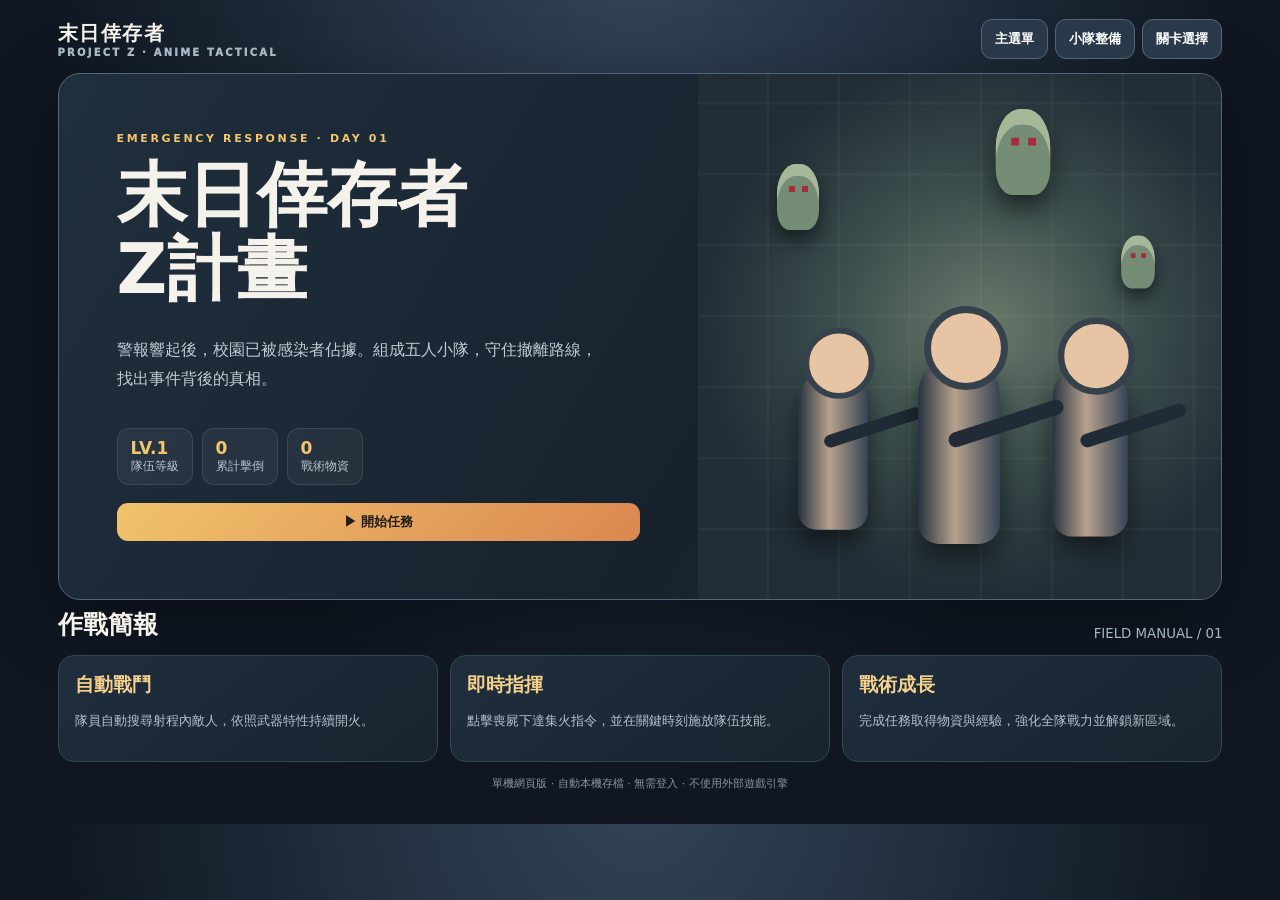
<file: archive/pre-squad-coordinate-fix-2026-11-13.html>
<!doctype html>
<html lang="zh-Hant"><head><meta charset="utf-8"><meta name="viewport" content="width=device-width,initial-scale=1,maximum-scale=1,user-scalable=no"><meta name="theme-color" content="#101722"><title>末日倖存者：Z計畫</title>
<style>
:root{--bg:#101722;--panel:#1b2734;--line:#344557;--gold:#f3c66b;--red:#ef6872;--green:#83d7a0;--muted:#aab7c5}*{box-sizing:border-box}body{margin:0;background:radial-gradient(ellipse at 50% -10%,#33465a,#101722 65%);color:#f5f2eb;font-family:system-ui,"Noto Sans TC",sans-serif}.app{width:min(94vw,1600px);max-width:1600px;margin:0 auto;padding:clamp(10px,1.5vw,22px)}.top{display:flex;justify-content:space-between;align-items:center;gap:12px;margin-bottom:14px}.logo{font-weight:1000;letter-spacing:.08em;font-size:20px}.logo small{display:block;font-size:10px;color:#aab7c5;letter-spacing:.22em}.nav{display:flex;gap:7px;flex-wrap:wrap}.btn{border:1px solid #526579;border-radius:11px;background:#29394a;color:#fff;padding:10px 13px;font-weight:750;cursor:pointer}.btn.primary{background:linear-gradient(135deg,#f0c36c,#db8750);color:#211b15;border:0}.btn:disabled{opacity:.35}.btn.active{border-color:var(--gold);color:var(--gold)}.screen{display:none}.screen.active{display:block}.hero{border:1px solid #526579;border-radius:22px;overflow:hidden;min-height:520px;display:grid;grid-template-columns:1.1fr .9fr;background:linear-gradient(120deg,#202f3d,#17222e 60%,#3b3330);box-shadow:0 20px 70px #0006}.heroText{padding:clamp(24px,5vw,58px);display:flex;flex-direction:column;justify-content:center}.eyebrow{color:var(--gold);font-size:11px;letter-spacing:.24em;font-weight:900}.hero h1{font-size:clamp(38px,6vw,70px);line-height:1.05;margin:14px 0}.hero p{color:#c1cbd5;line-height:1.8;max-width:480px}.heroArt{position:relative;min-height:400px;background:radial-gradient(ellipse at 55% 48%,#69796a,#3c504e 35%,#222d36 70%);overflow:hidden}.heroArt:before{content:"";position:absolute;inset:0;background:repeating-linear-gradient(90deg,transparent 0 68px,#ffffff08 69px 71px),repeating-linear-gradient(0deg,transparent 0 68px,#ffffff08 69px 71px)}.sil{position:absolute;bottom:55px;width:82px;height:190px;border-radius:42px 42px 22px 22px;background:linear-gradient(90deg,#263340,#b8a18d 45%,#354454);box-shadow:0 15px 30px #0008}.sil:before{content:"";position:absolute;width:70px;height:70px;border-radius:50%;background:#e7c4a4;top:-48px;left:6px;border:7px solid #35414b}.sil:after{content:"";position:absolute;width:120px;height:15px;background:#202b35;top:62px;left:28px;transform:rotate(-18deg);border-radius:8px}.s1{left:18%;transform:scale(.85)}.s2{left:42%;z-index:2}.s3{left:67%;transform:scale(.92)}.zombie{position:absolute;width:42px;height:66px;border-radius:45% 45% 30% 30%;background:#758c75;box-shadow:inset 0 12px #a6b79a,0 10px 20px #0008;top:90px;left:15%}.zombie:after{content:"";position:absolute;width:6px;height:6px;background:#a62e3a;top:22px;left:12px;box-shadow:13px 0 #a62e3a}.z2{left:58%;top:45px;transform:scale(1.3)}.z3{left:80%;top:155px;transform:scale(.8)}.stats{display:flex;gap:9px;flex-wrap:wrap;margin:18px 0}.stat{background:#ffffff0d;border:1px solid #ffffff18;padding:9px 13px;border-radius:12px;color:#b9c5d0;font-size:12px}.stat b{color:var(--gold);font-size:17px;display:block}.sectionTitle{display:flex;justify-content:space-between;align-items:end;margin:8px 0 14px}.sectionTitle h2{margin:0;font-size:25px}.sectionTitle small{color:var(--muted)}.cards{display:grid;grid-template-columns:repeat(3,1fr);gap:12px}.card{background:linear-gradient(145deg,#202e3d,#18232f);border:1px solid var(--line);border-radius:16px;padding:16px}.card h3{margin:0 0 6px;color:#f4d28c}.card p{color:#b5c1cc;font-size:13px;line-height:1.6}.battleGrid{display:grid;grid-template-columns:minmax(0,1fr) minmax(270px,28%);gap:clamp(10px,1.2vw,18px);align-items:start}.arena{position:relative;border:2px solid #536779;border-radius:18px;overflow:hidden;background:#555d59;height:clamp(440px,calc(100vh - 235px),760px);min-height:440px}.arena canvas{width:100%;height:100%;display:block;touch-action:manipulation}.hud{display:flex;gap:7px;flex-wrap:wrap;margin-bottom:10px;align-items:center}.hud span{white-space:nowrap}.hud span{background:#1b2937;border:1px solid var(--line);border-radius:9px;padding:7px 10px;font-size:12px}.side{display:flex;flex-direction:column;gap:10px;min-width:0}.panel{min-width:0}.panel{background:#1b2734;border:1px solid var(--line);border-radius:15px;padding:13px}.panel h3{margin:0 0 10px;color:var(--gold);font-size:14px}.unit{display:flex;align-items:center;gap:9px;margin:10px 0}.portrait{width:40px;height:44px;border-radius:11px;border:2px solid #d8bd8a;background:linear-gradient(145deg,#f0d0b0,#936f7b);display:grid;place-items:center;color:#302631;font-weight:900}.unitInfo{flex:1;font-size:12px}.unitInfo small{display:block;color:var(--muted);font-size:10px}.bar{height:5px;background:#43505d;border-radius:9px;margin-top:5px;overflow:hidden}.bar i{display:block;height:100%;background:var(--green)}.skills{display:grid;grid-template-columns:1fr 1fr;gap:7px}.skill{font-size:12px;padding:10px 4px}.skill small{display:block;color:#c8bda8;font-size:10px;margin-top:3px}.log{font-size:11px;color:#c1ccd6;line-height:1.55;max-height:120px;overflow:auto}.overlay{position:absolute;inset:0;display:flex;align-items:center;justify-content:center;background:#08111dcc;padding:18px;text-align:center}.overlay[hidden]{display:none}.dialog{max-width:370px;background:#1b2937;border:1px solid #607184;border-radius:18px;padding:24px;box-shadow:0 20px 60px #0009}.dialog h2{font-size:30px;margin:0 0 8px}.dialog p{color:#c0cbd5;line-height:1.65}.footer{color:#8796a5;text-align:center;font-size:11px;margin:14px}.mission{display:flex;gap:12px;align-items:center}.mission .badge{font-size:30px}.mission .btn{margin-left:auto}.notice{color:#9fb0bf;font-size:12px;line-height:1.6}@media(max-width:1050px){.app{width:96vw}.battleGrid{grid-template-columns:minmax(0,1fr) 250px}.arena{height:clamp(400px,calc(100vh - 220px),650px)}}@media(max-width:760px){.app{width:100%;padding:9px}.hero{grid-template-columns:1fr}.heroArt{min-height:260px;grid-row:1}.heroText{padding:24px}.battleGrid{grid-template-columns:1fr}.arena{min-height:0;height:58vh;max-height:620px}.side{display:grid;grid-template-columns:1fr 1fr}.side .roster{grid-column:1/-1}.cards{grid-template-columns:1fr}.top{align-items:flex-start;flex-direction:column}.mission{align-items:flex-start}.mission .btn{margin-left:0}}
</style></head><body><main class="app">
<header class="top"><div class="logo">末日倖存者 <small>PROJECT Z · ANIME TACTICAL</small></div><nav class="nav"><button class="btn" data-screen="home">主選單</button><button class="btn" data-screen="team">小隊整備</button><button class="btn" data-screen="missions">關卡選擇</button></nav></header>
<section id="home" class="screen active"><div class="hero"><div class="heroText"><div class="eyebrow">EMERGENCY RESPONSE · DAY 01</div><h1>末日倖存者<br>Z計畫</h1><p>警報響起後，校園已被感染者佔據。組成五人小隊，守住撤離路線，找出事件背後的真相。</p><div class="stats"><div class="stat"><b id="homeLevel">LV.1</b>隊伍等級</div><div class="stat"><b id="homeKills">0</b>累計擊倒</div><div class="stat"><b id="homeCoins">0</b>戰術物資</div></div><button class="btn primary" id="goBattle">▶ 開始任務</button></div><div class="heroArt"><i class="zombie"></i><i class="zombie z2"></i><i class="zombie z3"></i><i class="sil s1"></i><i class="sil s2"></i><i class="sil s3"></i></div></div><div class="sectionTitle"><h2>作戰簡報</h2><small>FIELD MANUAL / 01</small></div><div class="cards"><article class="card"><h3>自動戰鬥</h3><p>隊員自動搜尋射程內敵人，依照武器特性持續開火。</p></article><article class="card"><h3>即時指揮</h3><p>點擊喪屍下達集火指令，並在關鍵時刻施放隊伍技能。</p></article><article class="card"><h3>戰術成長</h3><p>完成任務取得物資與經驗，強化全隊戰力並解鎖新區域。</p></article></div></section>
<section id="team" class="screen"><div class="sectionTitle"><h2>小隊整備</h2><small>立繪可於日後逐一替換</small></div><div class="cards" id="teamCards"></div><p class="notice">角色目前使用程式生成的臨時頭像與戰鬥剪影。未來可替換成你自行設計的角色立繪、半身像、戰鬥圖及技能圖示。</p></section>
<section id="missions" class="screen"><div class="sectionTitle"><h2>任務地圖</h2><small>CAMPAIGN / SECTOR 01</small></div><div class="cards" id="missionCards"></div></section>
<section id="battle" class="screen"><div class="hud"><span>任務：<b id="missionName">廢校一號</b></span><span>波次：<b id="wave">1/5</b></span><span>防線：<b id="base">100%</b></span><span>擊倒：<b id="kills">0</b></span><span>時間：<b id="clock">0:00</b></span><button class="btn" id="speed">速度 1×</button><button class="btn" id="pause">Ⅱ 暫停</button></div><div class="battleGrid"><div class="arena"><canvas id="field" width="960" height="600"></canvas><div class="overlay" id="battleOverlay"><div class="dialog"><h2 id="overlayTitle">準備出擊</h2><p id="overlayText">隊員已就位。點擊敵人指定集火，使用技能守住防線。</p><button class="btn primary" id="battleAction">開始戰鬥</button></div></div></div><aside class="side"><section class="panel roster"><h3>◆ 作戰小隊</h3><div id="members"></div></section><section class="panel"><h3>◆ 戰術技能</h3><div class="skills"><button class="btn skill" id="heal">急救包<small>恢復隊員 · Q</small></button><button class="btn skill" id="fire">燃燒彈<small>範圍傷害 · W</small></button><button class="btn skill" id="focus">全員集火<small>攻速提升 · E</small></button><button class="btn skill" id="reload">全隊換彈<small>快速補充 · R</small></button></div></section><section class="panel"><h3>◆ 戰況紀錄</h3><div class="log" id="log">等待隊長下令……</div></section></aside></div></section>
<div class="footer">單機網頁版 · 自動本機存檔 · 無需登入 · 不使用外部遊戲引擎</div></main>
<script>
(()=>{'use strict';
const $=id=>document.getElementById(id),screens=['home','team','missions','battle'];let profile=load();
const roster=[{name:'悠真',role:'隊長／突擊步槍',hp:110,damage:10,rate:.38,range:520,mag:32,color:'#e9c18e',x:180},{name:'凜',role:'狙擊手／精準步槍',hp:88,damage:29,rate:1.1,range:650,mag:6,color:'#9fc6df',x:330},{name:'小葵',role:'支援手／醫療槍',hp:100,damage:8,rate:.62,range:480,mag:26,color:'#f1c1d7',x:480},{name:'蓮',role:'爆破手／榴彈器',hp:112,damage:20,rate:1,range:460,mag:7,color:'#d9a56e',x:630},{name:'千夏',role:'突擊手／霰彈槍',hp:98,damage:16,rate:.72,range:350,mag:9,color:'#b9d69b',x:780}];
const missions=[{name:'廢校一號',desc:'教學大樓外圍，感染者數量偏低。',unlock:0,enemy:1},{name:'商店街封鎖區',desc:'街道狹窄，奔跑感染者增加。',unlock:1,enemy:1.25},{name:'市立醫院',desc:'裝甲感染者與特殊變異體出沒。',unlock:2,enemy:1.55}];
let canvas=$('field'),ctx=canvas.getContext('2d'),W=960,H=600,zombies=[],bullets=[],particles=[],numbers=[],running=false,paused=false,ended=false,last=0,spawn=0,time=0,wave=1,kills=0,base=100,target=null,boss=false,speed=1,skillCD={heal:0,fire:0,focus:0},buff=0,selected=0,mission=0,ammo=[],reloads=[],xp=0;
function load(){try{return Object.assign({coins:0,totalKills:0,level:1,unlocked:0,weaponLv:0,completed:[]},JSON.parse(localStorage.getItem('zombieSurvivalSave')||'{}'));}catch{return {coins:0,totalKills:0,level:1,unlocked:0,weaponLv:0,completed:[]};}}
function save(){localStorage.setItem('zombieSurvivalSave',JSON.stringify(profile));}
function show(id){screens.forEach(s=>$(s).classList.toggle('active',s===id));document.querySelectorAll('[data-screen]').forEach(b=>b.classList.toggle('active',b.dataset.screen===id));if(id==='team')renderTeam();if(id==='missions')renderMissions();if(id==='home')renderHome();}
function renderHome(){$('homeLevel').textContent='LV.'+profile.level;$('homeKills').textContent=profile.totalKills;$('homeCoins').textContent=profile.coins;}
function renderTeam(){$('teamCards').innerHTML=roster.map((s,i)=>'<article class="card"><div class="mission"><div class="portrait">'+['悠','凜','葵','蓮','夏'][i]+'</div><div><h3>'+s.name+'</h3><small>'+s.role+'</small></div></div><p>生命 '+s.hp+'｜攻擊 '+Math.round(s.damage*(1+profile.weaponLv*.15))+'｜射程 '+s.range+'</p><p>專長：'+['穩定連射與隊伍指揮','遠距離高傷害狙擊','維持隊伍續戰力','群體爆炸傷害','近距離扇形壓制'][i]+'</p></article>').join('')+'<article class="card"><h3>武器研究室</h3><p>目前強化等級：'+profile.weaponLv+'<br>全隊攻擊加成：'+(profile.weaponLv*15)+'%</p><button class="btn primary" id="upgradeBtn" '+(profile.coins<30?'disabled':'')+'>花費 30 物資升級</button></article>';$('upgradeBtn').onclick=()=>{if(profile.coins>=30){profile.coins-=30;profile.weaponLv++;save();renderTeam();}};}
function renderMissions(){$('missionCards').innerHTML=missions.map((m,i)=>'<article class="card"><div class="mission"><div class="badge">'+['🏫','🏙️','🏥'][i]+'</div><div><h3>'+m.name+'</h3><small>區域 '+(i+1)+'</small></div></div><p>'+m.desc+'</p><button class="btn '+(i<=profile.unlocked?'primary':'')+'" data-mission="'+i+'" '+(i>profile.unlocked?'disabled':'')+'>'+(i<=profile.unlocked?'進入任務':'尚未解鎖')+'</button></article>').join('');document.querySelectorAll('[data-mission]').forEach(b=>b.onclick=()=>{mission=+b.dataset.mission;startMission();});}
function log(t){$('log').innerHTML=t+'<br>'+$('log').innerHTML.split('<br>').slice(0,5).join('<br>');}
function updateRoster(){ $('members').innerHTML=roster.map((s,i)=>'<div class="unit"><div class="portrait">'+['悠','凜','葵','蓮','夏'][i]+'</div><div class="unitInfo"><b>'+s.name+' · '+(s.hp<=0?'倒地':Math.ceil(s.hp)+' HP')+'</b><small>'+s.role+' · 彈藥 '+ammo[i]+'/'+s.mag+'</small><div class="bar"><i style="width:'+Math.max(0,s.hp/s.max*100)+'%"></i></div></div></div>').join('');}
function hud(){$('wave').textContent=wave+'/5';$('base').textContent=Math.ceil(base)+'%';$('kills').textContent=kills;$('clock').textContent=Math.floor(time/60)+':'+String(Math.floor(time%60)).padStart(2,'0');$('pause').textContent=paused?'▶ 繼續':'Ⅱ 暫停';}
function spawnZ(type){let k=missions[mission].enemy,cfg={normal:[38,39,23,'#849879'],runner:[23,75,17,'#c7a36e'],armored:[120,22,48,'#71828c'],boss:[680,14,120,'#a45e73']}[type];zombies.push({x:35+Math.random()*470,y:-35,hp:cfg[0]*k,max:cfg[0]*k,spd:cfg[1],dmg:cfg[2]*k,color:cfg[3],r:type==='boss'?39:type==='armored'?23:17,type,hit:0,attack:0});}
function pick(s){if(target&&target.hp>0)return target;let best=null,d=1e9;zombies.forEach(z=>{let n=Math.hypot(z.x-s.x,z.y-500);if(n<s.range&&n<d){best=z;d=n;}});return best;}
function fireShot(s,z,i){let dx=z.x-s.x,dy=z.y-755,d=Math.hypot(dx,dy)||1;bullets.push({x:s.x,y:755,vx:dx/d*500,vy:dy/d*500,damage:s.damage*(1+profile.weaponLv*.15),life:1.5,aoe:i===3});}
function beginReload(i){if(reloads[i]>0||ammo[i]>=roster[i].mag)return;reloads[i]=[1.5,2.1,1.6,2.3,1.8][i];log(roster[i].name+' 開始換彈');}
function skill(k){if(!running||paused||ended||skillCD[k]>0)return;if(k==='heal'){roster.forEach(s=>{if(s.hp>0)s.hp=Math.min(s.max,s.hp+38);});skillCD.heal=18;log('急救包：全隊恢復生命');}if(k==='fire'){let x=target&&target.hp>0?target.x:270,y=target&&target.hp>0?target.y:330;zombies.forEach(z=>{if(Math.hypot(z.x-x,z.y-y)<155)z.hp-=115;});for(let n=0;n<28;n++)particles.push({x:x+(Math.random()-.5)*170,y:y+(Math.random()-.5)*170,life:.5,color:'#ffad52'});skillCD.fire=24;log('燃燒彈投擲！');}if(k==='focus'){buff=7;skillCD.focus=26;log('全員集火！攻速提升');}hud();}
function startMission(){show('battle');$('missionName').textContent=missions[mission].name;zombies=[];bullets=[];particles=[];numbers=[];time=0;wave=1;kills=0;base=100;target=null;boss=false;spawn=.5;skillCD={heal:0,fire:0,focus:0};buff=0;roster.forEach(s=>{s.max=s.hp;s.hp=s.max;});ammo=roster.map(s=>s.mag);reloads=roster.map(()=>0);running=false;paused=false;ended=false;$('battleOverlay').hidden=false;$('overlayTitle').textContent='任務準備';$('overlayText').textContent='點擊喪屍指定集火。隊員會自動射擊，技能可在戰鬥中使用。';$('battleAction').textContent='開始戰鬥';$('battleAction').onclick=()=>{running=true;$('battleOverlay').hidden=true;log('小隊進入防守位置！');};updateRoster();hud();}
function finish(win){running=false;ended=true;$('battleOverlay').hidden=false;$('overlayTitle').textContent=win?'任務完成':'防線失守';let reward=win?35+mission*20+Math.floor(kills/3):Math.floor(kills/5);profile.coins+=reward;profile.totalKills+=kills;profile.level=Math.max(profile.level,1+Math.floor(profile.totalKills/30));if(win){profile.completed.push(mission);profile.unlocked=Math.min(2,Math.max(profile.unlocked,mission+1));}$('overlayText').textContent=(win?'成功守住區域！':'小隊撤退，請重新整備。')+' 擊倒 '+kills+' 隻感染者，獲得 '+reward+' 戰術物資。';$('battleAction').textContent='返回任務地圖';$('battleAction').onclick=()=>{save();show('missions');};}
function update(dt){time+=dt;buff=Math.max(0,buff-dt);Object.keys(skillCD).forEach(k=>skillCD[k]=Math.max(0,skillCD[k]-dt));spawn-=dt;if(spawn<=0&&time<88){let r=Math.random();spawnZ(r<.19?'runner':r<.32?'armored':'normal');spawn=Math.max(.34,1.25-wave*.12);}if(time>=88&&!boss){spawnZ('boss');boss=true;log('警告！變異首領接近！');}
roster.forEach((s,i)=>{if(s.hp<=0)return;if(reloads[i]>0){reloads[i]-=dt;if(reloads[i]<=0){let n=Math.min(s.mag-ammo[i],s.mag*4);ammo[i]+=n;}}s.cool=(s.cool||Math.random()*.3)-dt*(buff>0?1.7:1);if(s.cool<=0){let z=pick(s);if(z){if(ammo[i]>0){fireShot(s,z,i);ammo[i]--;s.cool=s.rate;}else beginReload(i);}}});
for(let i=bullets.length-1;i>=0;i--){let b=bullets[i];b.x+=b.vx*dt;b.y+=b.vy*dt;b.life-=dt;let z=zombies.find(z=>Math.hypot(z.x-b.x,z.y-b.y)<z.r+5);if(z){z.hp-=b.damage;z.hit=.1;numbers.push({x:z.x,y:z.y-10,t:Math.round(b.damage),life:.6});if(b.aoe)zombies.forEach(q=>{if(q!==z&&Math.hypot(q.x-z.x,q.y-z.y)<70)q.hp-=b.damage*.45;});bullets.splice(i,1);}else if(b.life<=0||b.y<0||b.y>H)bullets.splice(i,1);}
for(let i=zombies.length-1;i>=0;i--){let z=zombies[i];z.hit=Math.max(0,z.hit-dt);if(z.hp<=0){kills++;for(let n=0;n<7;n++)particles.push({x:z.x,y:z.y,vx:(Math.random()-.5)*120,vy:(Math.random()-.5)*130,life:.35,color:z.color});zombies.splice(i,1);continue;}let alive=roster.filter(s=>s.hp>0);if(!alive.length){finish(false);return;}let near=alive.reduce((a,s)=>Math.hypot(s.x-z.x,755-z.y)<Math.hypot(a.x-z.x,755-z.y)?s:a);let dx=near.x-z.x,dy=755-z.y,d=Math.hypot(dx,dy);if(d>z.r+20){z.x+=dx/d*z.spd*dt;z.y+=dy/d*z.spd*dt;}else{z.attack-=dt;if(z.attack<=0){near.hp=Math.max(0,near.hp-z.dmg);z.attack=1;}}if(z.y>545){base=Math.max(0,base-z.dmg*.28);zombies.splice(i,1);}}
particles.forEach(p=>{p.x+=(p.vx||0)*dt;p.y+=(p.vy||0)*dt;p.life-=dt;});particles=particles.filter(p=>p.life>0);numbers.forEach(n=>{n.y-=30*dt;n.life-=dt;});numbers=numbers.filter(n=>n.life>0);if(base<=0){finish(false);return;}if(boss&&zombies.length===0){finish(true);return;}if(time>18)wave=Math.min(5,1+Math.floor(time/18));updateRoster();hud();}
function draw(){ctx.clearRect(0,0,W,H);ctx.fillStyle='#74766c';ctx.fillRect(0,0,W,H);ctx.fillStyle='#626962';ctx.fillRect(0,0,24,H);ctx.fillRect(W-24,0,24,H);for(let y=0;y<H;y+=150){ctx.fillStyle='#88877a';ctx.fillRect(25,y,W-50,2);ctx.fillStyle='#555f5d';ctx.fillRect(25,y+72,W-50,2);}for(let i=0;i<18;i++){ctx.fillStyle=i%2?'#9b9b89':'#59655e';ctx.beginPath();ctx.arc((i*91+38)%W,(i*139+60)%H,3+i%4,0,7);ctx.fill();}
ctx.fillStyle='#242e36';ctx.fillRect(0,540,W,60);ctx.fillStyle='#d2c09c';ctx.fillRect(0,536,W,4);ctx.fillStyle='#fff';ctx.font='bold 15px system-ui';ctx.fillText('廢 校 防 線',18,570);zombies.forEach(z=>{ctx.save();ctx.translate(z.x,z.y+Math.sin(time*7+z.x)*2);ctx.fillStyle=z.hit>0?'#fff':z.color;ctx.beginPath();ctx.ellipse(0,5,z.r*.7,z.r,0,0,7);ctx.fill();ctx.fillStyle='#d9d1bf';ctx.beginPath();ctx.arc(0,-z.r*.55,z.r*.55,0,7);ctx.fill();ctx.fillStyle='#a52d3b';ctx.fillRect(-7,-z.r*.62,4,4);ctx.fillRect(4,-z.r*.62,4,4);ctx.strokeStyle='#393532';ctx.lineWidth=3;ctx.beginPath();ctx.moveTo(-8,8);ctx.lineTo(-z.r,22);ctx.moveTo(8,8);ctx.lineTo(z.r,22);ctx.stroke();ctx.fillStyle='#26313a';ctx.fillRect(-z.r,-z.r-14,z.r*2,5);ctx.fillStyle='#80d69a';ctx.fillRect(-z.r,-z.r-14,z.r*2*Math.max(0,z.hp/z.max),5);if(z===target){ctx.strokeStyle='#ffe28c';ctx.lineWidth=3;ctx.beginPath();ctx.arc(0,0,z.r+9,0,7);ctx.stroke();}if(z.type==='boss'){ctx.fillStyle='#fff';ctx.font='bold 12px system-ui';ctx.fillText('變異首領',-30,-z.r-24);}ctx.restore();});bullets.forEach(b=>{ctx.strokeStyle=b.aoe?'#ffb34d':'#ffe6a0';ctx.lineWidth=b.aoe?5:3;ctx.beginPath();ctx.moveTo(b.x,b.y);ctx.lineTo(b.x-b.vx*.025,b.y-b.vy*.025);ctx.stroke();});roster.forEach((s,i)=>{if(s.hp<=0)return;ctx.save();ctx.translate(s.x,755);ctx.fillStyle='#202b35';ctx.beginPath();ctx.ellipse(0,17,18,11,0,0,7);ctx.fill();ctx.fillStyle=s.color;ctx.beginPath();ctx.arc(0,-9,13,0,7);ctx.fill();ctx.fillStyle='#334251';ctx.fillRect(-12,2,24,28);ctx.strokeStyle='#202b35';ctx.lineWidth=5;ctx.beginPath();ctx.moveTo(8,9);ctx.lineTo(23,-3);ctx.stroke();ctx.fillStyle='#fff';ctx.font='11px system-ui';ctx.fillText(['隊','狙','醫','爆','突'][i],-4,48);ctx.restore();});particles.forEach(p=>{ctx.globalAlpha=Math.max(0,p.life/.5);ctx.fillStyle=p.color;ctx.beginPath();ctx.arc(p.x,p.y,3,0,7);ctx.fill();ctx.globalAlpha=1;});numbers.forEach(n=>{ctx.fillStyle='#fff0a5';ctx.font='bold 17px system-ui';ctx.fillText(n.t,n.x,n.y);});if(paused){ctx.fillStyle='#07101bbd';ctx.fillRect(0,0,W,H);ctx.fillStyle='#fff';ctx.font='bold 40px system-ui';ctx.fillText('PAUSED',185,450);}}
function loop(t){let dt=Math.min(.04,(t-last)/1000||0);last=t;if(running&&!paused&&!ended)update(dt*speed);draw();requestAnimationFrame(loop);}
function togglePause(){if(!running||ended)return;paused=!paused;hud();}
document.querySelectorAll('[data-screen]').forEach(b=>b.onclick=()=>show(b.dataset.screen));$('goBattle').onclick=()=>{mission=profile.unlocked;startMission();};$('heal').onclick=()=>skill('heal');$('fire').onclick=()=>skill('fire');$('focus').onclick=()=>skill('focus');$('reload').onclick=()=>roster.forEach((s,i)=>beginReload(i));$('pause').onclick=togglePause;$('speed').onclick=()=>{speed=speed===1?1.5:speed===1.5?2:1;$('speed').textContent='速度 '+speed+'×';};
canvas.addEventListener('pointerdown',e=>{if(!running||paused)return;let r=canvas.getBoundingClientRect(),x=(e.clientX-r.left)/r.width*W,y=(e.clientY-r.top)/r.height*H,best=null,d=48;zombies.forEach(z=>{let n=Math.hypot(z.x-x,z.y-y);if(n<d){d=n;best=z;}});if(best){target=best;log('集火目標已指定！');}});
document.addEventListener('keydown',e=>{if(e.code==='Space'){e.preventDefault();togglePause();}if(e.key.toLowerCase()==='q')skill('heal');if(e.key.toLowerCase()==='w')skill('fire');if(e.key.toLowerCase()==='e')skill('focus');if(e.key.toLowerCase()==='r')roster.forEach((s,i)=>beginReload(i));});
renderHome();renderTeam();renderMissions();updateRoster();requestAnimationFrame(loop);
})();
</script></body></html>
</file>
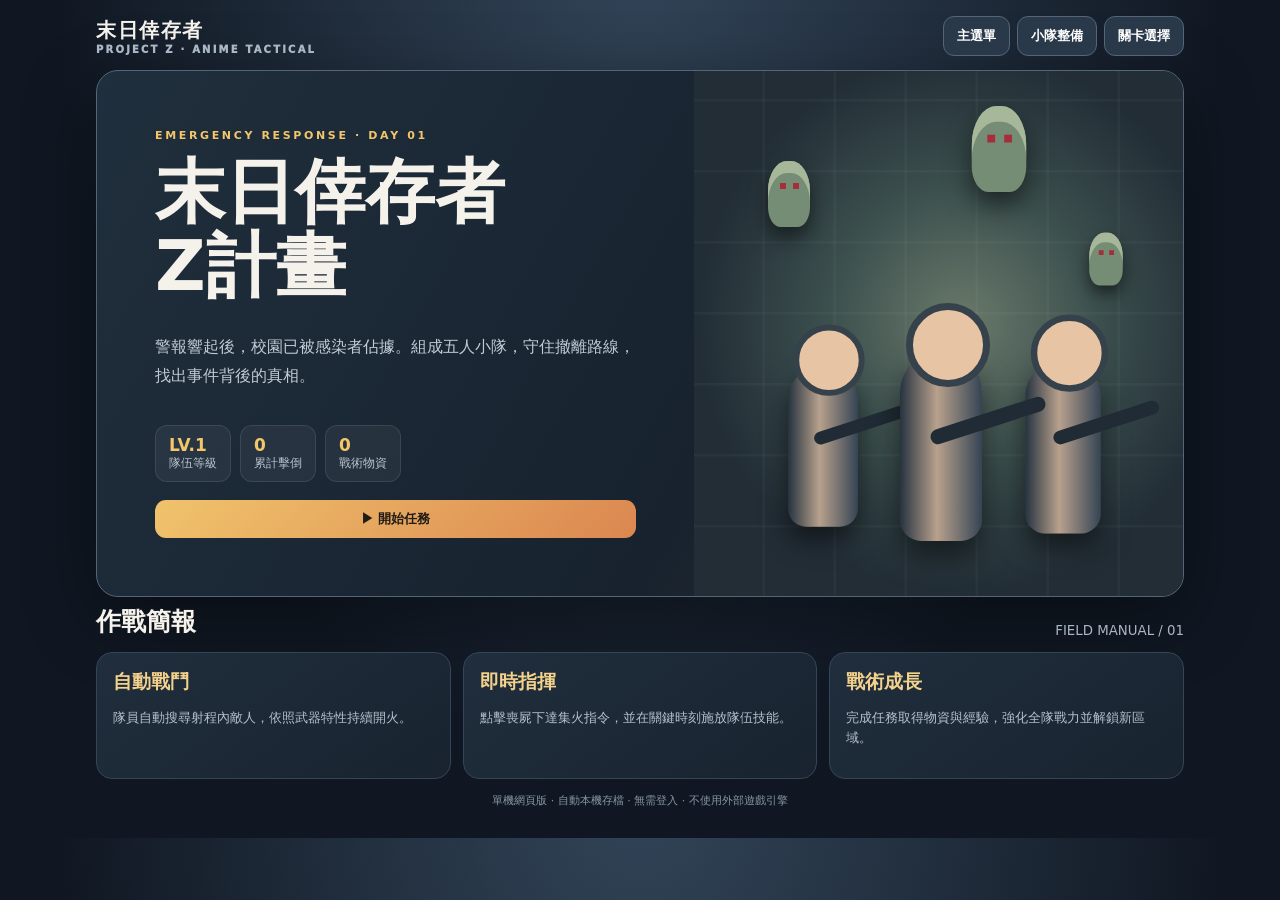
<file: archive/pre-ui-optimization-2026-11-13.html>
<!doctype html>
<html lang="zh-Hant"><head><meta charset="utf-8"><meta name="viewport" content="width=device-width,initial-scale=1,maximum-scale=1,user-scalable=no"><meta name="theme-color" content="#101722"><title>末日倖存者：Z計畫</title>
<style>
:root{--bg:#101722;--panel:#1b2734;--line:#344557;--gold:#f3c66b;--red:#ef6872;--green:#83d7a0;--muted:#aab7c5}*{box-sizing:border-box}body{margin:0;background:radial-gradient(ellipse at 50% -10%,#33465a,#101722 65%);color:#f5f2eb;font-family:system-ui,"Noto Sans TC",sans-serif}.app{max-width:1120px;margin:auto;padding:16px}.top{display:flex;justify-content:space-between;align-items:center;gap:12px;margin-bottom:14px}.logo{font-weight:1000;letter-spacing:.08em;font-size:20px}.logo small{display:block;font-size:10px;color:#aab7c5;letter-spacing:.22em}.nav{display:flex;gap:7px;flex-wrap:wrap}.btn{border:1px solid #526579;border-radius:11px;background:#29394a;color:#fff;padding:10px 13px;font-weight:750;cursor:pointer}.btn.primary{background:linear-gradient(135deg,#f0c36c,#db8750);color:#211b15;border:0}.btn:disabled{opacity:.35}.btn.active{border-color:var(--gold);color:var(--gold)}.screen{display:none}.screen.active{display:block}.hero{border:1px solid #526579;border-radius:22px;overflow:hidden;min-height:520px;display:grid;grid-template-columns:1.1fr .9fr;background:linear-gradient(120deg,#202f3d,#17222e 60%,#3b3330);box-shadow:0 20px 70px #0006}.heroText{padding:clamp(24px,5vw,58px);display:flex;flex-direction:column;justify-content:center}.eyebrow{color:var(--gold);font-size:11px;letter-spacing:.24em;font-weight:900}.hero h1{font-size:clamp(38px,6vw,70px);line-height:1.05;margin:14px 0}.hero p{color:#c1cbd5;line-height:1.8;max-width:480px}.heroArt{position:relative;min-height:400px;background:radial-gradient(ellipse at 55% 48%,#69796a,#3c504e 35%,#222d36 70%);overflow:hidden}.heroArt:before{content:"";position:absolute;inset:0;background:repeating-linear-gradient(90deg,transparent 0 68px,#ffffff08 69px 71px),repeating-linear-gradient(0deg,transparent 0 68px,#ffffff08 69px 71px)}.sil{position:absolute;bottom:55px;width:82px;height:190px;border-radius:42px 42px 22px 22px;background:linear-gradient(90deg,#263340,#b8a18d 45%,#354454);box-shadow:0 15px 30px #0008}.sil:before{content:"";position:absolute;width:70px;height:70px;border-radius:50%;background:#e7c4a4;top:-48px;left:6px;border:7px solid #35414b}.sil:after{content:"";position:absolute;width:120px;height:15px;background:#202b35;top:62px;left:28px;transform:rotate(-18deg);border-radius:8px}.s1{left:18%;transform:scale(.85)}.s2{left:42%;z-index:2}.s3{left:67%;transform:scale(.92)}.zombie{position:absolute;width:42px;height:66px;border-radius:45% 45% 30% 30%;background:#758c75;box-shadow:inset 0 12px #a6b79a,0 10px 20px #0008;top:90px;left:15%}.zombie:after{content:"";position:absolute;width:6px;height:6px;background:#a62e3a;top:22px;left:12px;box-shadow:13px 0 #a62e3a}.z2{left:58%;top:45px;transform:scale(1.3)}.z3{left:80%;top:155px;transform:scale(.8)}.stats{display:flex;gap:9px;flex-wrap:wrap;margin:18px 0}.stat{background:#ffffff0d;border:1px solid #ffffff18;padding:9px 13px;border-radius:12px;color:#b9c5d0;font-size:12px}.stat b{color:var(--gold);font-size:17px;display:block}.sectionTitle{display:flex;justify-content:space-between;align-items:end;margin:8px 0 14px}.sectionTitle h2{margin:0;font-size:25px}.sectionTitle small{color:var(--muted)}.cards{display:grid;grid-template-columns:repeat(3,1fr);gap:12px}.card{background:linear-gradient(145deg,#202e3d,#18232f);border:1px solid var(--line);border-radius:16px;padding:16px}.card h3{margin:0 0 6px;color:#f4d28c}.card p{color:#b5c1cc;font-size:13px;line-height:1.6}.battleGrid{display:grid;grid-template-columns:minmax(0,1fr) 255px;gap:12px}.arena{position:relative;border:2px solid #536779;border-radius:18px;overflow:hidden;background:#555d59;min-height:690px}.arena canvas{width:100%;height:100%;min-height:690px;display:block;touch-action:manipulation}.hud{display:flex;gap:7px;flex-wrap:wrap;margin-bottom:8px}.hud span{background:#1b2937;border:1px solid var(--line);border-radius:9px;padding:7px 10px;font-size:12px}.side{display:flex;flex-direction:column;gap:10px}.panel{background:#1b2734;border:1px solid var(--line);border-radius:15px;padding:13px}.panel h3{margin:0 0 10px;color:var(--gold);font-size:14px}.unit{display:flex;align-items:center;gap:9px;margin:10px 0}.portrait{width:40px;height:44px;border-radius:11px;border:2px solid #d8bd8a;background:linear-gradient(145deg,#f0d0b0,#936f7b);display:grid;place-items:center;color:#302631;font-weight:900}.unitInfo{flex:1;font-size:12px}.unitInfo small{display:block;color:var(--muted);font-size:10px}.bar{height:5px;background:#43505d;border-radius:9px;margin-top:5px;overflow:hidden}.bar i{display:block;height:100%;background:var(--green)}.skills{display:grid;grid-template-columns:1fr 1fr;gap:7px}.skill{font-size:12px;padding:10px 4px}.skill small{display:block;color:#c8bda8;font-size:10px;margin-top:3px}.log{font-size:11px;color:#c1ccd6;line-height:1.55;max-height:120px;overflow:auto}.overlay{position:absolute;inset:0;display:flex;align-items:center;justify-content:center;background:#08111dcc;padding:18px;text-align:center}.overlay[hidden]{display:none}.dialog{max-width:370px;background:#1b2937;border:1px solid #607184;border-radius:18px;padding:24px;box-shadow:0 20px 60px #0009}.dialog h2{font-size:30px;margin:0 0 8px}.dialog p{color:#c0cbd5;line-height:1.65}.footer{color:#8796a5;text-align:center;font-size:11px;margin:14px}.mission{display:flex;gap:12px;align-items:center}.mission .badge{font-size:30px}.mission .btn{margin-left:auto}.notice{color:#9fb0bf;font-size:12px;line-height:1.6}@media(max-width:760px){.app{padding:9px}.hero{grid-template-columns:1fr}.heroArt{min-height:260px;grid-row:1}.heroText{padding:24px}.battleGrid{grid-template-columns:1fr}.arena{min-height:62vh;height:62vh}.arena canvas{min-height:0}.side{display:grid;grid-template-columns:1fr 1fr}.side .roster{grid-column:1/-1}.cards{grid-template-columns:1fr}.top{align-items:flex-start;flex-direction:column}.mission{align-items:flex-start}.mission .btn{margin-left:0}}
</style></head><body><main class="app">
<header class="top"><div class="logo">末日倖存者 <small>PROJECT Z · ANIME TACTICAL</small></div><nav class="nav"><button class="btn" data-screen="home">主選單</button><button class="btn" data-screen="team">小隊整備</button><button class="btn" data-screen="missions">關卡選擇</button></nav></header>
<section id="home" class="screen active"><div class="hero"><div class="heroText"><div class="eyebrow">EMERGENCY RESPONSE · DAY 01</div><h1>末日倖存者<br>Z計畫</h1><p>警報響起後，校園已被感染者佔據。組成五人小隊，守住撤離路線，找出事件背後的真相。</p><div class="stats"><div class="stat"><b id="homeLevel">LV.1</b>隊伍等級</div><div class="stat"><b id="homeKills">0</b>累計擊倒</div><div class="stat"><b id="homeCoins">0</b>戰術物資</div></div><button class="btn primary" id="goBattle">▶ 開始任務</button></div><div class="heroArt"><i class="zombie"></i><i class="zombie z2"></i><i class="zombie z3"></i><i class="sil s1"></i><i class="sil s2"></i><i class="sil s3"></i></div></div><div class="sectionTitle"><h2>作戰簡報</h2><small>FIELD MANUAL / 01</small></div><div class="cards"><article class="card"><h3>自動戰鬥</h3><p>隊員自動搜尋射程內敵人，依照武器特性持續開火。</p></article><article class="card"><h3>即時指揮</h3><p>點擊喪屍下達集火指令，並在關鍵時刻施放隊伍技能。</p></article><article class="card"><h3>戰術成長</h3><p>完成任務取得物資與經驗，強化全隊戰力並解鎖新區域。</p></article></div></section>
<section id="team" class="screen"><div class="sectionTitle"><h2>小隊整備</h2><small>立繪可於日後逐一替換</small></div><div class="cards" id="teamCards"></div><p class="notice">角色目前使用程式生成的臨時頭像與戰鬥剪影。未來可替換成你自行設計的角色立繪、半身像、戰鬥圖及技能圖示。</p></section>
<section id="missions" class="screen"><div class="sectionTitle"><h2>任務地圖</h2><small>CAMPAIGN / SECTOR 01</small></div><div class="cards" id="missionCards"></div></section>
<section id="battle" class="screen"><div class="hud"><span>任務：<b id="missionName">廢校一號</b></span><span>波次：<b id="wave">1/5</b></span><span>防線：<b id="base">100%</b></span><span>擊倒：<b id="kills">0</b></span><span>時間：<b id="clock">0:00</b></span><button class="btn" id="speed">速度 1×</button><button class="btn" id="pause">Ⅱ 暫停</button></div><div class="battleGrid"><div class="arena"><canvas id="field" width="540" height="900"></canvas><div class="overlay" id="battleOverlay"><div class="dialog"><h2 id="overlayTitle">準備出擊</h2><p id="overlayText">隊員已就位。點擊敵人指定集火，使用技能守住防線。</p><button class="btn primary" id="battleAction">開始戰鬥</button></div></div></div><aside class="side"><section class="panel roster"><h3>◆ 作戰小隊</h3><div id="members"></div></section><section class="panel"><h3>◆ 戰術技能</h3><div class="skills"><button class="btn skill" id="heal">急救包<small>恢復隊員 · Q</small></button><button class="btn skill" id="fire">燃燒彈<small>範圍傷害 · W</small></button><button class="btn skill" id="focus">全員集火<small>攻速提升 · E</small></button><button class="btn skill" id="reload">全隊換彈<small>快速補充 · R</small></button></div></section><section class="panel"><h3>◆ 戰況紀錄</h3><div class="log" id="log">等待隊長下令……</div></section></aside></div></section>
<div class="footer">單機網頁版 · 自動本機存檔 · 無需登入 · 不使用外部遊戲引擎</div></main>
<script>
(()=>{'use strict';
const $=id=>document.getElementById(id),screens=['home','team','missions','battle'];let profile=load();
const roster=[{name:'悠真',role:'隊長／突擊步槍',hp:110,damage:10,rate:.38,range:520,mag:32,color:'#e9c18e',x:115},{name:'凜',role:'狙擊手／精準步槍',hp:88,damage:29,rate:1.1,range:650,mag:6,color:'#9fc6df',x:192},{name:'小葵',role:'支援手／醫療槍',hp:100,damage:8,rate:.62,range:480,mag:26,color:'#f1c1d7',x:270},{name:'蓮',role:'爆破手／榴彈器',hp:112,damage:20,rate:1,range:460,mag:7,color:'#d9a56e',x:348},{name:'千夏',role:'突擊手／霰彈槍',hp:98,damage:16,rate:.72,range:350,mag:9,color:'#b9d69b',x:425}];
const missions=[{name:'廢校一號',desc:'教學大樓外圍，感染者數量偏低。',unlock:0,enemy:1},{name:'商店街封鎖區',desc:'街道狹窄，奔跑感染者增加。',unlock:1,enemy:1.25},{name:'市立醫院',desc:'裝甲感染者與特殊變異體出沒。',unlock:2,enemy:1.55}];
let canvas=$('field'),ctx=canvas.getContext('2d'),W=540,H=900,zombies=[],bullets=[],particles=[],numbers=[],running=false,paused=false,ended=false,last=0,spawn=0,time=0,wave=1,kills=0,base=100,target=null,boss=false,speed=1,skillCD={heal:0,fire:0,focus:0},buff=0,selected=0,mission=0,ammo=[],reloads=[],xp=0;
function load(){try{return Object.assign({coins:0,totalKills:0,level:1,unlocked:0,weaponLv:0,completed:[]},JSON.parse(localStorage.getItem('zombieSurvivalSave')||'{}'));}catch{return {coins:0,totalKills:0,level:1,unlocked:0,weaponLv:0,completed:[]};}}
function save(){localStorage.setItem('zombieSurvivalSave',JSON.stringify(profile));}
function show(id){screens.forEach(s=>$(s).classList.toggle('active',s===id));document.querySelectorAll('[data-screen]').forEach(b=>b.classList.toggle('active',b.dataset.screen===id));if(id==='team')renderTeam();if(id==='missions')renderMissions();if(id==='home')renderHome();}
function renderHome(){$('homeLevel').textContent='LV.'+profile.level;$('homeKills').textContent=profile.totalKills;$('homeCoins').textContent=profile.coins;}
function renderTeam(){$('teamCards').innerHTML=roster.map((s,i)=>'<article class="card"><div class="mission"><div class="portrait">'+['悠','凜','葵','蓮','夏'][i]+'</div><div><h3>'+s.name+'</h3><small>'+s.role+'</small></div></div><p>生命 '+s.hp+'｜攻擊 '+Math.round(s.damage*(1+profile.weaponLv*.15))+'｜射程 '+s.range+'</p><p>專長：'+['穩定連射與隊伍指揮','遠距離高傷害狙擊','維持隊伍續戰力','群體爆炸傷害','近距離扇形壓制'][i]+'</p></article>').join('')+'<article class="card"><h3>武器研究室</h3><p>目前強化等級：'+profile.weaponLv+'<br>全隊攻擊加成：'+(profile.weaponLv*15)+'%</p><button class="btn primary" id="upgradeBtn" '+(profile.coins<30?'disabled':'')+'>花費 30 物資升級</button></article>';$('upgradeBtn').onclick=()=>{if(profile.coins>=30){profile.coins-=30;profile.weaponLv++;save();renderTeam();}};}
function renderMissions(){$('missionCards').innerHTML=missions.map((m,i)=>'<article class="card"><div class="mission"><div class="badge">'+['🏫','🏙️','🏥'][i]+'</div><div><h3>'+m.name+'</h3><small>區域 '+(i+1)+'</small></div></div><p>'+m.desc+'</p><button class="btn '+(i<=profile.unlocked?'primary':'')+'" data-mission="'+i+'" '+(i>profile.unlocked?'disabled':'')+'>'+(i<=profile.unlocked?'進入任務':'尚未解鎖')+'</button></article>').join('');document.querySelectorAll('[data-mission]').forEach(b=>b.onclick=()=>{mission=+b.dataset.mission;startMission();});}
function log(t){$('log').innerHTML=t+'<br>'+$('log').innerHTML.split('<br>').slice(0,5).join('<br>');}
function updateRoster(){ $('members').innerHTML=roster.map((s,i)=>'<div class="unit"><div class="portrait">'+['悠','凜','葵','蓮','夏'][i]+'</div><div class="unitInfo"><b>'+s.name+' · '+(s.hp<=0?'倒地':Math.ceil(s.hp)+' HP')+'</b><small>'+s.role+' · 彈藥 '+ammo[i]+'/'+s.mag+'</small><div class="bar"><i style="width:'+Math.max(0,s.hp/s.max*100)+'%"></i></div></div></div>').join('');}
function hud(){$('wave').textContent=wave+'/5';$('base').textContent=Math.ceil(base)+'%';$('kills').textContent=kills;$('clock').textContent=Math.floor(time/60)+':'+String(Math.floor(time%60)).padStart(2,'0');$('pause').textContent=paused?'▶ 繼續':'Ⅱ 暫停';}
function spawnZ(type){let k=missions[mission].enemy,cfg={normal:[38,39,23,'#849879'],runner:[23,75,17,'#c7a36e'],armored:[120,22,48,'#71828c'],boss:[680,14,120,'#a45e73']}[type];zombies.push({x:35+Math.random()*470,y:-35,hp:cfg[0]*k,max:cfg[0]*k,spd:cfg[1],dmg:cfg[2]*k,color:cfg[3],r:type==='boss'?39:type==='armored'?23:17,type,hit:0,attack:0});}
function pick(s){if(target&&target.hp>0)return target;let best=null,d=1e9;zombies.forEach(z=>{let n=Math.hypot(z.x-s.x,z.y-755);if(n<s.range&&n<d){best=z;d=n;}});return best;}
function fireShot(s,z,i){let dx=z.x-s.x,dy=z.y-755,d=Math.hypot(dx,dy)||1;bullets.push({x:s.x,y:755,vx:dx/d*500,vy:dy/d*500,damage:s.damage*(1+profile.weaponLv*.15),life:1.5,aoe:i===3});}
function beginReload(i){if(reloads[i]>0||ammo[i]>=roster[i].mag)return;reloads[i]=[1.5,2.1,1.6,2.3,1.8][i];log(roster[i].name+' 開始換彈');}
function skill(k){if(!running||paused||ended||skillCD[k]>0)return;if(k==='heal'){roster.forEach(s=>{if(s.hp>0)s.hp=Math.min(s.max,s.hp+38);});skillCD.heal=18;log('急救包：全隊恢復生命');}if(k==='fire'){let x=target&&target.hp>0?target.x:270,y=target&&target.hp>0?target.y:330;zombies.forEach(z=>{if(Math.hypot(z.x-x,z.y-y)<155)z.hp-=115;});for(let n=0;n<28;n++)particles.push({x:x+(Math.random()-.5)*170,y:y+(Math.random()-.5)*170,life:.5,color:'#ffad52'});skillCD.fire=24;log('燃燒彈投擲！');}if(k==='focus'){buff=7;skillCD.focus=26;log('全員集火！攻速提升');}hud();}
function startMission(){show('battle');$('missionName').textContent=missions[mission].name;zombies=[];bullets=[];particles=[];numbers=[];time=0;wave=1;kills=0;base=100;target=null;boss=false;spawn=.5;skillCD={heal:0,fire:0,focus:0};buff=0;roster.forEach(s=>{s.max=s.hp;s.hp=s.max;});ammo=roster.map(s=>s.mag);reloads=roster.map(()=>0);running=false;paused=false;ended=false;$('battleOverlay').hidden=false;$('overlayTitle').textContent='任務準備';$('overlayText').textContent='點擊喪屍指定集火。隊員會自動射擊，技能可在戰鬥中使用。';$('battleAction').textContent='開始戰鬥';$('battleAction').onclick=()=>{running=true;$('battleOverlay').hidden=true;log('小隊進入防守位置！');};updateRoster();hud();}
function finish(win){running=false;ended=true;$('battleOverlay').hidden=false;$('overlayTitle').textContent=win?'任務完成':'防線失守';let reward=win?35+mission*20+Math.floor(kills/3):Math.floor(kills/5);profile.coins+=reward;profile.totalKills+=kills;profile.level=Math.max(profile.level,1+Math.floor(profile.totalKills/30));if(win){profile.completed.push(mission);profile.unlocked=Math.min(2,Math.max(profile.unlocked,mission+1));}$('overlayText').textContent=(win?'成功守住區域！':'小隊撤退，請重新整備。')+' 擊倒 '+kills+' 隻感染者，獲得 '+reward+' 戰術物資。';$('battleAction').textContent='返回任務地圖';$('battleAction').onclick=()=>{save();show('missions');};}
function update(dt){time+=dt;buff=Math.max(0,buff-dt);Object.keys(skillCD).forEach(k=>skillCD[k]=Math.max(0,skillCD[k]-dt));spawn-=dt;if(spawn<=0&&time<88){let r=Math.random();spawnZ(r<.19?'runner':r<.32?'armored':'normal');spawn=Math.max(.34,1.25-wave*.12);}if(time>=88&&!boss){spawnZ('boss');boss=true;log('警告！變異首領接近！');}
roster.forEach((s,i)=>{if(s.hp<=0)return;if(reloads[i]>0){reloads[i]-=dt;if(reloads[i]<=0){let n=Math.min(s.mag-ammo[i],s.mag*4);ammo[i]+=n;}}s.cool=(s.cool||Math.random()*.3)-dt*(buff>0?1.7:1);if(s.cool<=0){let z=pick(s);if(z){if(ammo[i]>0){fireShot(s,z,i);ammo[i]--;s.cool=s.rate;}else beginReload(i);}}});
for(let i=bullets.length-1;i>=0;i--){let b=bullets[i];b.x+=b.vx*dt;b.y+=b.vy*dt;b.life-=dt;let z=zombies.find(z=>Math.hypot(z.x-b.x,z.y-b.y)<z.r+5);if(z){z.hp-=b.damage;z.hit=.1;numbers.push({x:z.x,y:z.y-10,t:Math.round(b.damage),life:.6});if(b.aoe)zombies.forEach(q=>{if(q!==z&&Math.hypot(q.x-z.x,q.y-z.y)<70)q.hp-=b.damage*.45;});bullets.splice(i,1);}else if(b.life<=0||b.y<0||b.y>H)bullets.splice(i,1);}
for(let i=zombies.length-1;i>=0;i--){let z=zombies[i];z.hit=Math.max(0,z.hit-dt);if(z.hp<=0){kills++;for(let n=0;n<7;n++)particles.push({x:z.x,y:z.y,vx:(Math.random()-.5)*120,vy:(Math.random()-.5)*130,life:.35,color:z.color});zombies.splice(i,1);continue;}let alive=roster.filter(s=>s.hp>0);if(!alive.length){finish(false);return;}let near=alive.reduce((a,s)=>Math.hypot(s.x-z.x,755-z.y)<Math.hypot(a.x-z.x,755-z.y)?s:a);let dx=near.x-z.x,dy=755-z.y,d=Math.hypot(dx,dy);if(d>z.r+20){z.x+=dx/d*z.spd*dt;z.y+=dy/d*z.spd*dt;}else{z.attack-=dt;if(z.attack<=0){near.hp=Math.max(0,near.hp-z.dmg);z.attack=1;}}if(z.y>840){base=Math.max(0,base-z.dmg*.28);zombies.splice(i,1);}}
particles.forEach(p=>{p.x+=(p.vx||0)*dt;p.y+=(p.vy||0)*dt;p.life-=dt;});particles=particles.filter(p=>p.life>0);numbers.forEach(n=>{n.y-=30*dt;n.life-=dt;});numbers=numbers.filter(n=>n.life>0);if(base<=0){finish(false);return;}if(boss&&zombies.length===0){finish(true);return;}if(time>18)wave=Math.min(5,1+Math.floor(time/18));updateRoster();hud();}
function draw(){ctx.clearRect(0,0,W,H);ctx.fillStyle='#74766c';ctx.fillRect(0,0,W,H);ctx.fillStyle='#626962';ctx.fillRect(0,0,24,H);ctx.fillRect(W-24,0,24,H);for(let y=0;y<H;y+=150){ctx.fillStyle='#88877a';ctx.fillRect(25,y,W-50,2);ctx.fillStyle='#555f5d';ctx.fillRect(25,y+72,W-50,2);}for(let i=0;i<18;i++){ctx.fillStyle=i%2?'#9b9b89':'#59655e';ctx.beginPath();ctx.arc((i*91+38)%W,(i*139+60)%H,3+i%4,0,7);ctx.fill();}
ctx.fillStyle='#242e36';ctx.fillRect(0,824,W,76);ctx.fillStyle='#d2c09c';ctx.fillRect(0,820,W,4);ctx.fillStyle='#fff';ctx.font='bold 15px system-ui';ctx.fillText('廢 校 防 線',18,856);zombies.forEach(z=>{ctx.save();ctx.translate(z.x,z.y+Math.sin(time*7+z.x)*2);ctx.fillStyle=z.hit>0?'#fff':z.color;ctx.beginPath();ctx.ellipse(0,5,z.r*.7,z.r,0,0,7);ctx.fill();ctx.fillStyle='#d9d1bf';ctx.beginPath();ctx.arc(0,-z.r*.55,z.r*.55,0,7);ctx.fill();ctx.fillStyle='#a52d3b';ctx.fillRect(-7,-z.r*.62,4,4);ctx.fillRect(4,-z.r*.62,4,4);ctx.strokeStyle='#393532';ctx.lineWidth=3;ctx.beginPath();ctx.moveTo(-8,8);ctx.lineTo(-z.r,22);ctx.moveTo(8,8);ctx.lineTo(z.r,22);ctx.stroke();ctx.fillStyle='#26313a';ctx.fillRect(-z.r,-z.r-14,z.r*2,5);ctx.fillStyle='#80d69a';ctx.fillRect(-z.r,-z.r-14,z.r*2*Math.max(0,z.hp/z.max),5);if(z===target){ctx.strokeStyle='#ffe28c';ctx.lineWidth=3;ctx.beginPath();ctx.arc(0,0,z.r+9,0,7);ctx.stroke();}if(z.type==='boss'){ctx.fillStyle='#fff';ctx.font='bold 12px system-ui';ctx.fillText('變異首領',-30,-z.r-24);}ctx.restore();});bullets.forEach(b=>{ctx.strokeStyle=b.aoe?'#ffb34d':'#ffe6a0';ctx.lineWidth=b.aoe?5:3;ctx.beginPath();ctx.moveTo(b.x,b.y);ctx.lineTo(b.x-b.vx*.025,b.y-b.vy*.025);ctx.stroke();});roster.forEach((s,i)=>{if(s.hp<=0)return;ctx.save();ctx.translate(s.x,755);ctx.fillStyle='#202b35';ctx.beginPath();ctx.ellipse(0,17,18,11,0,0,7);ctx.fill();ctx.fillStyle=s.color;ctx.beginPath();ctx.arc(0,-9,13,0,7);ctx.fill();ctx.fillStyle='#334251';ctx.fillRect(-12,2,24,28);ctx.strokeStyle='#202b35';ctx.lineWidth=5;ctx.beginPath();ctx.moveTo(8,9);ctx.lineTo(23,-3);ctx.stroke();ctx.fillStyle='#fff';ctx.font='11px system-ui';ctx.fillText(['隊','狙','醫','爆','突'][i],-4,48);ctx.restore();});particles.forEach(p=>{ctx.globalAlpha=Math.max(0,p.life/.5);ctx.fillStyle=p.color;ctx.beginPath();ctx.arc(p.x,p.y,3,0,7);ctx.fill();ctx.globalAlpha=1;});numbers.forEach(n=>{ctx.fillStyle='#fff0a5';ctx.font='bold 17px system-ui';ctx.fillText(n.t,n.x,n.y);});if(paused){ctx.fillStyle='#07101bbd';ctx.fillRect(0,0,W,H);ctx.fillStyle='#fff';ctx.font='bold 40px system-ui';ctx.fillText('PAUSED',185,450);}}
function loop(t){let dt=Math.min(.04,(t-last)/1000||0);last=t;if(running&&!paused&&!ended)update(dt*speed);draw();requestAnimationFrame(loop);}
function togglePause(){if(!running||ended)return;paused=!paused;hud();}
document.querySelectorAll('[data-screen]').forEach(b=>b.onclick=()=>show(b.dataset.screen));$('goBattle').onclick=()=>{mission=profile.unlocked;startMission();};$('heal').onclick=()=>skill('heal');$('fire').onclick=()=>skill('fire');$('focus').onclick=()=>skill('focus');$('reload').onclick=()=>roster.forEach((s,i)=>beginReload(i));$('pause').onclick=togglePause;$('speed').onclick=()=>{speed=speed===1?1.5:speed===1.5?2:1;$('speed').textContent='速度 '+speed+'×';};
canvas.addEventListener('pointerdown',e=>{if(!running||paused)return;let r=canvas.getBoundingClientRect(),x=(e.clientX-r.left)/r.width*W,y=(e.clientY-r.top)/r.height*H,best=null,d=48;zombies.forEach(z=>{let n=Math.hypot(z.x-x,z.y-y);if(n<d){d=n;best=z;}});if(best){target=best;log('集火目標已指定！');}});
document.addEventListener('keydown',e=>{if(e.code==='Space'){e.preventDefault();togglePause();}if(e.key.toLowerCase()==='q')skill('heal');if(e.key.toLowerCase()==='w')skill('fire');if(e.key.toLowerCase()==='e')skill('focus');if(e.key.toLowerCase()==='r')roster.forEach((s,i)=>beginReload(i));});
renderHome();renderTeam();renderMissions();updateRoster();requestAnimationFrame(loop);
})();
</script></body></html>
</file>
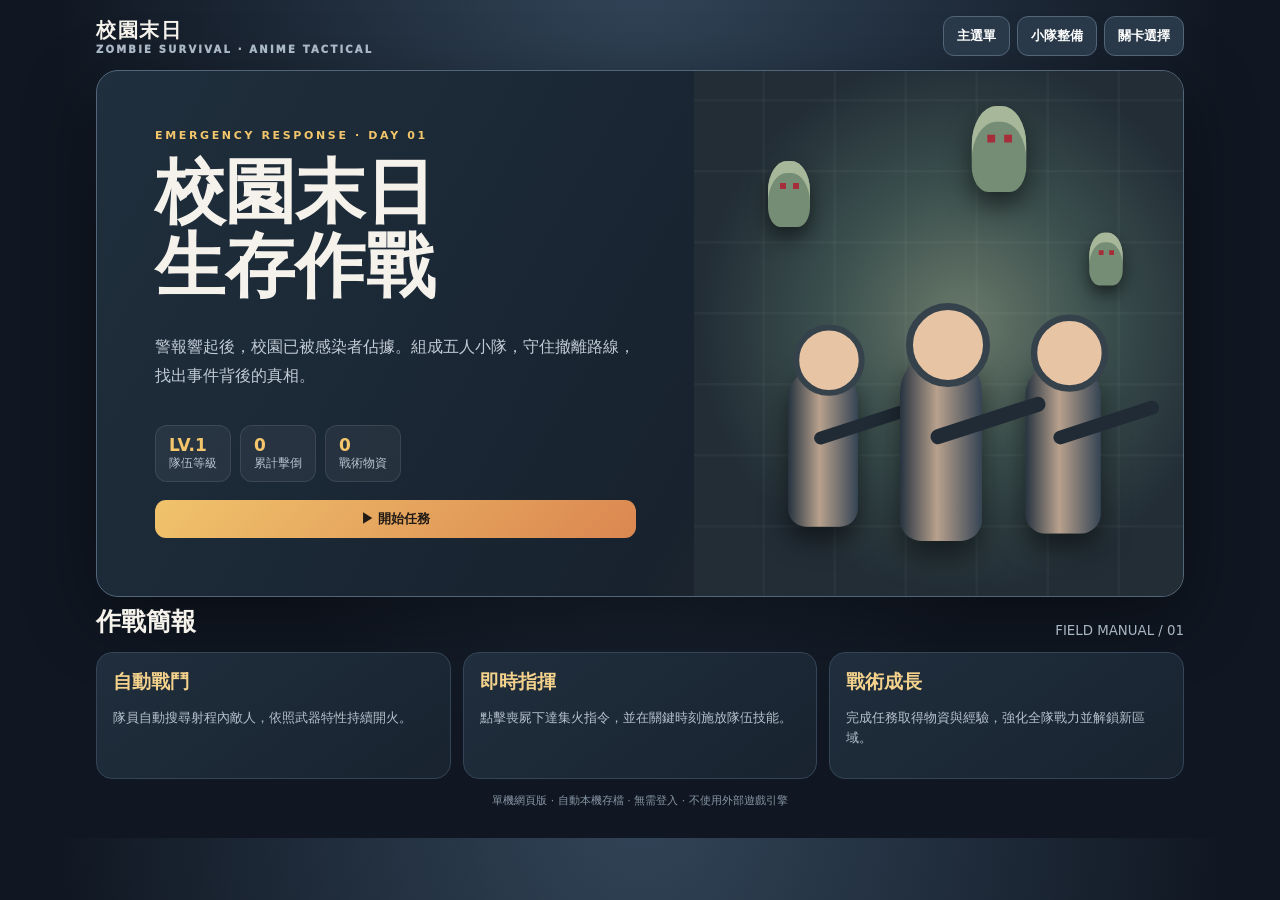
<file: archive/zombie-survival-pre-project-z.html>
<!doctype html>
<html lang="zh-Hant"><head><meta charset="utf-8"><meta name="viewport" content="width=device-width,initial-scale=1,maximum-scale=1,user-scalable=no"><meta name="theme-color" content="#101722"><title>校園末日：ZOMBIE SURVIVAL</title>
<style>
:root{--bg:#101722;--panel:#1b2734;--line:#344557;--gold:#f3c66b;--red:#ef6872;--green:#83d7a0;--muted:#aab7c5}*{box-sizing:border-box}body{margin:0;background:radial-gradient(ellipse at 50% -10%,#33465a,#101722 65%);color:#f5f2eb;font-family:system-ui,"Noto Sans TC",sans-serif}.app{max-width:1120px;margin:auto;padding:16px}.top{display:flex;justify-content:space-between;align-items:center;gap:12px;margin-bottom:14px}.logo{font-weight:1000;letter-spacing:.08em;font-size:20px}.logo small{display:block;font-size:10px;color:#aab7c5;letter-spacing:.22em}.nav{display:flex;gap:7px;flex-wrap:wrap}.btn{border:1px solid #526579;border-radius:11px;background:#29394a;color:#fff;padding:10px 13px;font-weight:750;cursor:pointer}.btn.primary{background:linear-gradient(135deg,#f0c36c,#db8750);color:#211b15;border:0}.btn:disabled{opacity:.35}.btn.active{border-color:var(--gold);color:var(--gold)}.screen{display:none}.screen.active{display:block}.hero{border:1px solid #526579;border-radius:22px;overflow:hidden;min-height:520px;display:grid;grid-template-columns:1.1fr .9fr;background:linear-gradient(120deg,#202f3d,#17222e 60%,#3b3330);box-shadow:0 20px 70px #0006}.heroText{padding:clamp(24px,5vw,58px);display:flex;flex-direction:column;justify-content:center}.eyebrow{color:var(--gold);font-size:11px;letter-spacing:.24em;font-weight:900}.hero h1{font-size:clamp(38px,6vw,70px);line-height:1.05;margin:14px 0}.hero p{color:#c1cbd5;line-height:1.8;max-width:480px}.heroArt{position:relative;min-height:400px;background:radial-gradient(ellipse at 55% 48%,#69796a,#3c504e 35%,#222d36 70%);overflow:hidden}.heroArt:before{content:"";position:absolute;inset:0;background:repeating-linear-gradient(90deg,transparent 0 68px,#ffffff08 69px 71px),repeating-linear-gradient(0deg,transparent 0 68px,#ffffff08 69px 71px)}.sil{position:absolute;bottom:55px;width:82px;height:190px;border-radius:42px 42px 22px 22px;background:linear-gradient(90deg,#263340,#b8a18d 45%,#354454);box-shadow:0 15px 30px #0008}.sil:before{content:"";position:absolute;width:70px;height:70px;border-radius:50%;background:#e7c4a4;top:-48px;left:6px;border:7px solid #35414b}.sil:after{content:"";position:absolute;width:120px;height:15px;background:#202b35;top:62px;left:28px;transform:rotate(-18deg);border-radius:8px}.s1{left:18%;transform:scale(.85)}.s2{left:42%;z-index:2}.s3{left:67%;transform:scale(.92)}.zombie{position:absolute;width:42px;height:66px;border-radius:45% 45% 30% 30%;background:#758c75;box-shadow:inset 0 12px #a6b79a,0 10px 20px #0008;top:90px;left:15%}.zombie:after{content:"";position:absolute;width:6px;height:6px;background:#a62e3a;top:22px;left:12px;box-shadow:13px 0 #a62e3a}.z2{left:58%;top:45px;transform:scale(1.3)}.z3{left:80%;top:155px;transform:scale(.8)}.stats{display:flex;gap:9px;flex-wrap:wrap;margin:18px 0}.stat{background:#ffffff0d;border:1px solid #ffffff18;padding:9px 13px;border-radius:12px;color:#b9c5d0;font-size:12px}.stat b{color:var(--gold);font-size:17px;display:block}.sectionTitle{display:flex;justify-content:space-between;align-items:end;margin:8px 0 14px}.sectionTitle h2{margin:0;font-size:25px}.sectionTitle small{color:var(--muted)}.cards{display:grid;grid-template-columns:repeat(3,1fr);gap:12px}.card{background:linear-gradient(145deg,#202e3d,#18232f);border:1px solid var(--line);border-radius:16px;padding:16px}.card h3{margin:0 0 6px;color:#f4d28c}.card p{color:#b5c1cc;font-size:13px;line-height:1.6}.battleGrid{display:grid;grid-template-columns:minmax(0,1fr) 255px;gap:12px}.arena{position:relative;border:2px solid #536779;border-radius:18px;overflow:hidden;background:#555d59;min-height:690px}.arena canvas{width:100%;height:100%;min-height:690px;display:block;touch-action:manipulation}.hud{display:flex;gap:7px;flex-wrap:wrap;margin-bottom:8px}.hud span{background:#1b2937;border:1px solid var(--line);border-radius:9px;padding:7px 10px;font-size:12px}.side{display:flex;flex-direction:column;gap:10px}.panel{background:#1b2734;border:1px solid var(--line);border-radius:15px;padding:13px}.panel h3{margin:0 0 10px;color:var(--gold);font-size:14px}.unit{display:flex;align-items:center;gap:9px;margin:10px 0}.portrait{width:40px;height:44px;border-radius:11px;border:2px solid #d8bd8a;background:linear-gradient(145deg,#f0d0b0,#936f7b);display:grid;place-items:center;color:#302631;font-weight:900}.unitInfo{flex:1;font-size:12px}.unitInfo small{display:block;color:var(--muted);font-size:10px}.bar{height:5px;background:#43505d;border-radius:9px;margin-top:5px;overflow:hidden}.bar i{display:block;height:100%;background:var(--green)}.skills{display:grid;grid-template-columns:1fr 1fr;gap:7px}.skill{font-size:12px;padding:10px 4px}.skill small{display:block;color:#c8bda8;font-size:10px;margin-top:3px}.log{font-size:11px;color:#c1ccd6;line-height:1.55;max-height:120px;overflow:auto}.overlay{position:absolute;inset:0;display:flex;align-items:center;justify-content:center;background:#08111dcc;padding:18px;text-align:center}.overlay[hidden]{display:none}.dialog{max-width:370px;background:#1b2937;border:1px solid #607184;border-radius:18px;padding:24px;box-shadow:0 20px 60px #0009}.dialog h2{font-size:30px;margin:0 0 8px}.dialog p{color:#c0cbd5;line-height:1.65}.footer{color:#8796a5;text-align:center;font-size:11px;margin:14px}.mission{display:flex;gap:12px;align-items:center}.mission .badge{font-size:30px}.mission .btn{margin-left:auto}.notice{color:#9fb0bf;font-size:12px;line-height:1.6}@media(max-width:760px){.app{padding:9px}.hero{grid-template-columns:1fr}.heroArt{min-height:260px;grid-row:1}.heroText{padding:24px}.battleGrid{grid-template-columns:1fr}.arena{min-height:62vh;height:62vh}.arena canvas{min-height:0}.side{display:grid;grid-template-columns:1fr 1fr}.side .roster{grid-column:1/-1}.cards{grid-template-columns:1fr}.top{align-items:flex-start;flex-direction:column}.mission{align-items:flex-start}.mission .btn{margin-left:0}}
</style></head><body><main class="app">
<header class="top"><div class="logo">校園末日 <small>ZOMBIE SURVIVAL · ANIME TACTICAL</small></div><nav class="nav"><button class="btn" data-screen="home">主選單</button><button class="btn" data-screen="team">小隊整備</button><button class="btn" data-screen="missions">關卡選擇</button></nav></header>
<section id="home" class="screen active"><div class="hero"><div class="heroText"><div class="eyebrow">EMERGENCY RESPONSE · DAY 01</div><h1>校園末日<br>生存作戰</h1><p>警報響起後，校園已被感染者佔據。組成五人小隊，守住撤離路線，找出事件背後的真相。</p><div class="stats"><div class="stat"><b id="homeLevel">LV.1</b>隊伍等級</div><div class="stat"><b id="homeKills">0</b>累計擊倒</div><div class="stat"><b id="homeCoins">0</b>戰術物資</div></div><button class="btn primary" id="goBattle">▶ 開始任務</button></div><div class="heroArt"><i class="zombie"></i><i class="zombie z2"></i><i class="zombie z3"></i><i class="sil s1"></i><i class="sil s2"></i><i class="sil s3"></i></div></div><div class="sectionTitle"><h2>作戰簡報</h2><small>FIELD MANUAL / 01</small></div><div class="cards"><article class="card"><h3>自動戰鬥</h3><p>隊員自動搜尋射程內敵人，依照武器特性持續開火。</p></article><article class="card"><h3>即時指揮</h3><p>點擊喪屍下達集火指令，並在關鍵時刻施放隊伍技能。</p></article><article class="card"><h3>戰術成長</h3><p>完成任務取得物資與經驗，強化全隊戰力並解鎖新區域。</p></article></div></section>
<section id="team" class="screen"><div class="sectionTitle"><h2>小隊整備</h2><small>立繪可於日後逐一替換</small></div><div class="cards" id="teamCards"></div><p class="notice">角色目前使用程式生成的臨時頭像與戰鬥剪影。未來可替換成你自行設計的角色立繪、半身像、戰鬥圖及技能圖示。</p></section>
<section id="missions" class="screen"><div class="sectionTitle"><h2>任務地圖</h2><small>CAMPAIGN / SECTOR 01</small></div><div class="cards" id="missionCards"></div></section>
<section id="battle" class="screen"><div class="hud"><span>任務：<b id="missionName">廢校一號</b></span><span>波次：<b id="wave">1/5</b></span><span>防線：<b id="base">100%</b></span><span>擊倒：<b id="kills">0</b></span><span>時間：<b id="clock">0:00</b></span><button class="btn" id="speed">速度 1×</button><button class="btn" id="pause">Ⅱ 暫停</button></div><div class="battleGrid"><div class="arena"><canvas id="field" width="540" height="900"></canvas><div class="overlay" id="battleOverlay"><div class="dialog"><h2 id="overlayTitle">準備出擊</h2><p id="overlayText">隊員已就位。點擊敵人指定集火，使用技能守住防線。</p><button class="btn primary" id="battleAction">開始戰鬥</button></div></div></div><aside class="side"><section class="panel roster"><h3>◆ 作戰小隊</h3><div id="members"></div></section><section class="panel"><h3>◆ 戰術技能</h3><div class="skills"><button class="btn skill" id="heal">急救包<small>恢復隊員 · Q</small></button><button class="btn skill" id="fire">燃燒彈<small>範圍傷害 · W</small></button><button class="btn skill" id="focus">全員集火<small>攻速提升 · E</small></button><button class="btn skill" id="reload">全隊換彈<small>快速補充 · R</small></button></div></section><section class="panel"><h3>◆ 戰況紀錄</h3><div class="log" id="log">等待隊長下令……</div></section></aside></div></section>
<div class="footer">單機網頁版 · 自動本機存檔 · 無需登入 · 不使用外部遊戲引擎</div></main>
<script>
(()=>{'use strict';
const $=id=>document.getElementById(id),screens=['home','team','missions','battle'];let profile=load();
const roster=[{name:'悠真',role:'隊長／突擊步槍',hp:110,damage:10,rate:.38,range:520,mag:32,color:'#e9c18e',x:115},{name:'凜',role:'狙擊手／精準步槍',hp:88,damage:29,rate:1.1,range:650,mag:6,color:'#9fc6df',x:192},{name:'小葵',role:'支援手／醫療槍',hp:100,damage:8,rate:.62,range:480,mag:26,color:'#f1c1d7',x:270},{name:'蓮',role:'爆破手／榴彈器',hp:112,damage:20,rate:1,range:460,mag:7,color:'#d9a56e',x:348},{name:'千夏',role:'突擊手／霰彈槍',hp:98,damage:16,rate:.72,range:350,mag:9,color:'#b9d69b',x:425}];
const missions=[{name:'廢校一號',desc:'教學大樓外圍，感染者數量偏低。',unlock:0,enemy:1},{name:'商店街封鎖區',desc:'街道狹窄，奔跑感染者增加。',unlock:1,enemy:1.25},{name:'市立醫院',desc:'裝甲感染者與特殊變異體出沒。',unlock:2,enemy:1.55}];
let canvas=$('field'),ctx=canvas.getContext('2d'),W=540,H=900,zombies=[],bullets=[],particles=[],numbers=[],running=false,paused=false,ended=false,last=0,spawn=0,time=0,wave=1,kills=0,base=100,target=null,boss=false,speed=1,skillCD={heal:0,fire:0,focus:0},buff=0,selected=0,mission=0,ammo=[],reloads=[],xp=0;
function load(){try{return Object.assign({coins:0,totalKills:0,level:1,unlocked:0,weaponLv:0,completed:[]},JSON.parse(localStorage.getItem('zombieSurvivalSave')||'{}'));}catch{return {coins:0,totalKills:0,level:1,unlocked:0,weaponLv:0,completed:[]};}}
function save(){localStorage.setItem('zombieSurvivalSave',JSON.stringify(profile));}
function show(id){screens.forEach(s=>$(s).classList.toggle('active',s===id));document.querySelectorAll('[data-screen]').forEach(b=>b.classList.toggle('active',b.dataset.screen===id));if(id==='team')renderTeam();if(id==='missions')renderMissions();if(id==='home')renderHome();}
function renderHome(){$('homeLevel').textContent='LV.'+profile.level;$('homeKills').textContent=profile.totalKills;$('homeCoins').textContent=profile.coins;}
function renderTeam(){$('teamCards').innerHTML=roster.map((s,i)=>'<article class="card"><div class="mission"><div class="portrait">'+['悠','凜','葵','蓮','夏'][i]+'</div><div><h3>'+s.name+'</h3><small>'+s.role+'</small></div></div><p>生命 '+s.hp+'｜攻擊 '+Math.round(s.damage*(1+profile.weaponLv*.15))+'｜射程 '+s.range+'</p><p>專長：'+['穩定連射與隊伍指揮','遠距離高傷害狙擊','維持隊伍續戰力','群體爆炸傷害','近距離扇形壓制'][i]+'</p></article>').join('')+'<article class="card"><h3>武器研究室</h3><p>目前強化等級：'+profile.weaponLv+'<br>全隊攻擊加成：'+(profile.weaponLv*15)+'%</p><button class="btn primary" id="upgradeBtn" '+(profile.coins<30?'disabled':'')+'>花費 30 物資升級</button></article>';$('upgradeBtn').onclick=()=>{if(profile.coins>=30){profile.coins-=30;profile.weaponLv++;save();renderTeam();}};}
function renderMissions(){$('missionCards').innerHTML=missions.map((m,i)=>'<article class="card"><div class="mission"><div class="badge">'+['🏫','🏙️','🏥'][i]+'</div><div><h3>'+m.name+'</h3><small>區域 '+(i+1)+'</small></div></div><p>'+m.desc+'</p><button class="btn '+(i<=profile.unlocked?'primary':'')+'" data-mission="'+i+'" '+(i>profile.unlocked?'disabled':'')+'>'+(i<=profile.unlocked?'進入任務':'尚未解鎖')+'</button></article>').join('');document.querySelectorAll('[data-mission]').forEach(b=>b.onclick=()=>{mission=+b.dataset.mission;startMission();});}
function log(t){$('log').innerHTML=t+'<br>'+$('log').innerHTML.split('<br>').slice(0,5).join('<br>');}
function updateRoster(){ $('members').innerHTML=roster.map((s,i)=>'<div class="unit"><div class="portrait">'+['悠','凜','葵','蓮','夏'][i]+'</div><div class="unitInfo"><b>'+s.name+' · '+(s.hp<=0?'倒地':Math.ceil(s.hp)+' HP')+'</b><small>'+s.role+' · 彈藥 '+ammo[i]+'/'+s.mag+'</small><div class="bar"><i style="width:'+Math.max(0,s.hp/s.max*100)+'%"></i></div></div></div>').join('');}
function hud(){$('wave').textContent=wave+'/5';$('base').textContent=Math.ceil(base)+'%';$('kills').textContent=kills;$('clock').textContent=Math.floor(time/60)+':'+String(Math.floor(time%60)).padStart(2,'0');$('pause').textContent=paused?'▶ 繼續':'Ⅱ 暫停';}
function spawnZ(type){let k=missions[mission].enemy,cfg={normal:[38,39,23,'#849879'],runner:[23,75,17,'#c7a36e'],armored:[120,22,48,'#71828c'],boss:[680,14,120,'#a45e73']}[type];zombies.push({x:35+Math.random()*470,y:-35,hp:cfg[0]*k,max:cfg[0]*k,spd:cfg[1],dmg:cfg[2]*k,color:cfg[3],r:type==='boss'?39:type==='armored'?23:17,type,hit:0,attack:0});}
function pick(s){if(target&&target.hp>0)return target;let best=null,d=1e9;zombies.forEach(z=>{let n=Math.hypot(z.x-s.x,z.y-755);if(n<s.range&&n<d){best=z;d=n;}});return best;}
function fireShot(s,z,i){let dx=z.x-s.x,dy=z.y-755,d=Math.hypot(dx,dy)||1;bullets.push({x:s.x,y:755,vx:dx/d*500,vy:dy/d*500,damage:s.damage*(1+profile.weaponLv*.15),life:1.5,aoe:i===3});}
function beginReload(i){if(reloads[i]>0||ammo[i]>=roster[i].mag)return;reloads[i]=[1.5,2.1,1.6,2.3,1.8][i];log(roster[i].name+' 開始換彈');}
function skill(k){if(!running||paused||ended||skillCD[k]>0)return;if(k==='heal'){roster.forEach(s=>{if(s.hp>0)s.hp=Math.min(s.max,s.hp+38);});skillCD.heal=18;log('急救包：全隊恢復生命');}if(k==='fire'){let x=target&&target.hp>0?target.x:270,y=target&&target.hp>0?target.y:330;zombies.forEach(z=>{if(Math.hypot(z.x-x,z.y-y)<155)z.hp-=115;});for(let n=0;n<28;n++)particles.push({x:x+(Math.random()-.5)*170,y:y+(Math.random()-.5)*170,life:.5,color:'#ffad52'});skillCD.fire=24;log('燃燒彈投擲！');}if(k==='focus'){buff=7;skillCD.focus=26;log('全員集火！攻速提升');}hud();}
function startMission(){show('battle');$('missionName').textContent=missions[mission].name;zombies=[];bullets=[];particles=[];numbers=[];time=0;wave=1;kills=0;base=100;target=null;boss=false;spawn=.5;skillCD={heal:0,fire:0,focus:0};buff=0;roster.forEach(s=>{s.max=s.hp;s.hp=s.max;});ammo=roster.map(s=>s.mag);reloads=roster.map(()=>0);running=false;paused=false;ended=false;$('battleOverlay').hidden=false;$('overlayTitle').textContent='任務準備';$('overlayText').textContent='點擊喪屍指定集火。隊員會自動射擊，技能可在戰鬥中使用。';$('battleAction').textContent='開始戰鬥';$('battleAction').onclick=()=>{running=true;$('battleOverlay').hidden=true;log('小隊進入防守位置！');};updateRoster();hud();}
function finish(win){running=false;ended=true;$('battleOverlay').hidden=false;$('overlayTitle').textContent=win?'任務完成':'防線失守';let reward=win?35+mission*20+Math.floor(kills/3):Math.floor(kills/5);profile.coins+=reward;profile.totalKills+=kills;profile.level=Math.max(profile.level,1+Math.floor(profile.totalKills/30));if(win){profile.completed.push(mission);profile.unlocked=Math.min(2,Math.max(profile.unlocked,mission+1));}$('overlayText').textContent=(win?'成功守住區域！':'小隊撤退，請重新整備。')+' 擊倒 '+kills+' 隻感染者，獲得 '+reward+' 戰術物資。';$('battleAction').textContent='返回任務地圖';$('battleAction').onclick=()=>{save();show('missions');};}
function update(dt){time+=dt;buff=Math.max(0,buff-dt);Object.keys(skillCD).forEach(k=>skillCD[k]=Math.max(0,skillCD[k]-dt));spawn-=dt;if(spawn<=0&&time<88){let r=Math.random();spawnZ(r<.19?'runner':r<.32?'armored':'normal');spawn=Math.max(.34,1.25-wave*.12);}if(time>=88&&!boss){spawnZ('boss');boss=true;log('警告！變異首領接近！');}
roster.forEach((s,i)=>{if(s.hp<=0)return;if(reloads[i]>0){reloads[i]-=dt;if(reloads[i]<=0){let n=Math.min(s.mag-ammo[i],s.mag*4);ammo[i]+=n;}}s.cool=(s.cool||Math.random()*.3)-dt*(buff>0?1.7:1);if(s.cool<=0){let z=pick(s);if(z){if(ammo[i]>0){fireShot(s,z,i);ammo[i]--;s.cool=s.rate;}else beginReload(i);}}});
for(let i=bullets.length-1;i>=0;i--){let b=bullets[i];b.x+=b.vx*dt;b.y+=b.vy*dt;b.life-=dt;let z=zombies.find(z=>Math.hypot(z.x-b.x,z.y-b.y)<z.r+5);if(z){z.hp-=b.damage;z.hit=.1;numbers.push({x:z.x,y:z.y-10,t:Math.round(b.damage),life:.6});if(b.aoe)zombies.forEach(q=>{if(q!==z&&Math.hypot(q.x-z.x,q.y-z.y)<70)q.hp-=b.damage*.45;});bullets.splice(i,1);}else if(b.life<=0||b.y<0||b.y>H)bullets.splice(i,1);}
for(let i=zombies.length-1;i>=0;i--){let z=zombies[i];z.hit=Math.max(0,z.hit-dt);if(z.hp<=0){kills++;for(let n=0;n<7;n++)particles.push({x:z.x,y:z.y,vx:(Math.random()-.5)*120,vy:(Math.random()-.5)*130,life:.35,color:z.color});zombies.splice(i,1);continue;}let alive=roster.filter(s=>s.hp>0);if(!alive.length){finish(false);return;}let near=alive.reduce((a,s)=>Math.hypot(s.x-z.x,755-z.y)<Math.hypot(a.x-z.x,755-z.y)?s:a);let dx=near.x-z.x,dy=755-z.y,d=Math.hypot(dx,dy);if(d>z.r+20){z.x+=dx/d*z.spd*dt;z.y+=dy/d*z.spd*dt;}else{z.attack-=dt;if(z.attack<=0){near.hp=Math.max(0,near.hp-z.dmg);z.attack=1;}}if(z.y>840){base=Math.max(0,base-z.dmg*.28);zombies.splice(i,1);}}
particles.forEach(p=>{p.x+=(p.vx||0)*dt;p.y+=(p.vy||0)*dt;p.life-=dt;});particles=particles.filter(p=>p.life>0);numbers.forEach(n=>{n.y-=30*dt;n.life-=dt;});numbers=numbers.filter(n=>n.life>0);if(base<=0){finish(false);return;}if(boss&&zombies.length===0){finish(true);return;}if(time>18)wave=Math.min(5,1+Math.floor(time/18));updateRoster();hud();}
function draw(){ctx.clearRect(0,0,W,H);ctx.fillStyle='#74766c';ctx.fillRect(0,0,W,H);ctx.fillStyle='#626962';ctx.fillRect(0,0,24,H);ctx.fillRect(W-24,0,24,H);for(let y=0;y<H;y+=150){ctx.fillStyle='#88877a';ctx.fillRect(25,y,W-50,2);ctx.fillStyle='#555f5d';ctx.fillRect(25,y+72,W-50,2);}for(let i=0;i<18;i++){ctx.fillStyle=i%2?'#9b9b89':'#59655e';ctx.beginPath();ctx.arc((i*91+38)%W,(i*139+60)%H,3+i%4,0,7);ctx.fill();}
ctx.fillStyle='#242e36';ctx.fillRect(0,824,W,76);ctx.fillStyle='#d2c09c';ctx.fillRect(0,820,W,4);ctx.fillStyle='#fff';ctx.font='bold 15px system-ui';ctx.fillText('廢 校 防 線',18,856);zombies.forEach(z=>{ctx.save();ctx.translate(z.x,z.y+Math.sin(time*7+z.x)*2);ctx.fillStyle=z.hit>0?'#fff':z.color;ctx.beginPath();ctx.ellipse(0,5,z.r*.7,z.r,0,0,7);ctx.fill();ctx.fillStyle='#d9d1bf';ctx.beginPath();ctx.arc(0,-z.r*.55,z.r*.55,0,7);ctx.fill();ctx.fillStyle='#a52d3b';ctx.fillRect(-7,-z.r*.62,4,4);ctx.fillRect(4,-z.r*.62,4,4);ctx.strokeStyle='#393532';ctx.lineWidth=3;ctx.beginPath();ctx.moveTo(-8,8);ctx.lineTo(-z.r,22);ctx.moveTo(8,8);ctx.lineTo(z.r,22);ctx.stroke();ctx.fillStyle='#26313a';ctx.fillRect(-z.r,-z.r-14,z.r*2,5);ctx.fillStyle='#80d69a';ctx.fillRect(-z.r,-z.r-14,z.r*2*Math.max(0,z.hp/z.max),5);if(z===target){ctx.strokeStyle='#ffe28c';ctx.lineWidth=3;ctx.beginPath();ctx.arc(0,0,z.r+9,0,7);ctx.stroke();}if(z.type==='boss'){ctx.fillStyle='#fff';ctx.font='bold 12px system-ui';ctx.fillText('變異首領',-30,-z.r-24);}ctx.restore();});bullets.forEach(b=>{ctx.strokeStyle=b.aoe?'#ffb34d':'#ffe6a0';ctx.lineWidth=b.aoe?5:3;ctx.beginPath();ctx.moveTo(b.x,b.y);ctx.lineTo(b.x-b.vx*.025,b.y-b.vy*.025);ctx.stroke();});roster.forEach((s,i)=>{if(s.hp<=0)return;ctx.save();ctx.translate(s.x,755);ctx.fillStyle='#202b35';ctx.beginPath();ctx.ellipse(0,17,18,11,0,0,7);ctx.fill();ctx.fillStyle=s.color;ctx.beginPath();ctx.arc(0,-9,13,0,7);ctx.fill();ctx.fillStyle='#334251';ctx.fillRect(-12,2,24,28);ctx.strokeStyle='#202b35';ctx.lineWidth=5;ctx.beginPath();ctx.moveTo(8,9);ctx.lineTo(23,-3);ctx.stroke();ctx.fillStyle='#fff';ctx.font='11px system-ui';ctx.fillText(['隊','狙','醫','爆','突'][i],-4,48);ctx.restore();});particles.forEach(p=>{ctx.globalAlpha=Math.max(0,p.life/.5);ctx.fillStyle=p.color;ctx.beginPath();ctx.arc(p.x,p.y,3,0,7);ctx.fill();ctx.globalAlpha=1;});numbers.forEach(n=>{ctx.fillStyle='#fff0a5';ctx.font='bold 17px system-ui';ctx.fillText(n.t,n.x,n.y);});if(paused){ctx.fillStyle='#07101bbd';ctx.fillRect(0,0,W,H);ctx.fillStyle='#fff';ctx.font='bold 40px system-ui';ctx.fillText('PAUSED',185,450);}}
function loop(t){let dt=Math.min(.04,(t-last)/1000||0);last=t;if(running&&!paused&&!ended)update(dt*speed);draw();requestAnimationFrame(loop);}
function togglePause(){if(!running||ended)return;paused=!paused;hud();}
document.querySelectorAll('[data-screen]').forEach(b=>b.onclick=()=>show(b.dataset.screen));$('goBattle').onclick=()=>{mission=profile.unlocked;startMission();};$('heal').onclick=()=>skill('heal');$('fire').onclick=()=>skill('fire');$('focus').onclick=()=>skill('focus');$('reload').onclick=()=>roster.forEach((s,i)=>beginReload(i));$('pause').onclick=togglePause;$('speed').onclick=()=>{speed=speed===1?1.5:speed===1.5?2:1;$('speed').textContent='速度 '+speed+'×';};
canvas.addEventListener('pointerdown',e=>{if(!running||paused)return;let r=canvas.getBoundingClientRect(),x=(e.clientX-r.left)/r.width*W,y=(e.clientY-r.top)/r.height*H,best=null,d=48;zombies.forEach(z=>{let n=Math.hypot(z.x-x,z.y-y);if(n<d){d=n;best=z;}});if(best){target=best;log('集火目標已指定！');}});
document.addEventListener('keydown',e=>{if(e.code==='Space'){e.preventDefault();togglePause();}if(e.key.toLowerCase()==='q')skill('heal');if(e.key.toLowerCase()==='w')skill('fire');if(e.key.toLowerCase()==='e')skill('focus');if(e.key.toLowerCase()==='r')roster.forEach((s,i)=>beginReload(i));});
renderHome();renderTeam();renderMissions();updateRoster();requestAnimationFrame(loop);
})();
</script></body></html>
</file>
